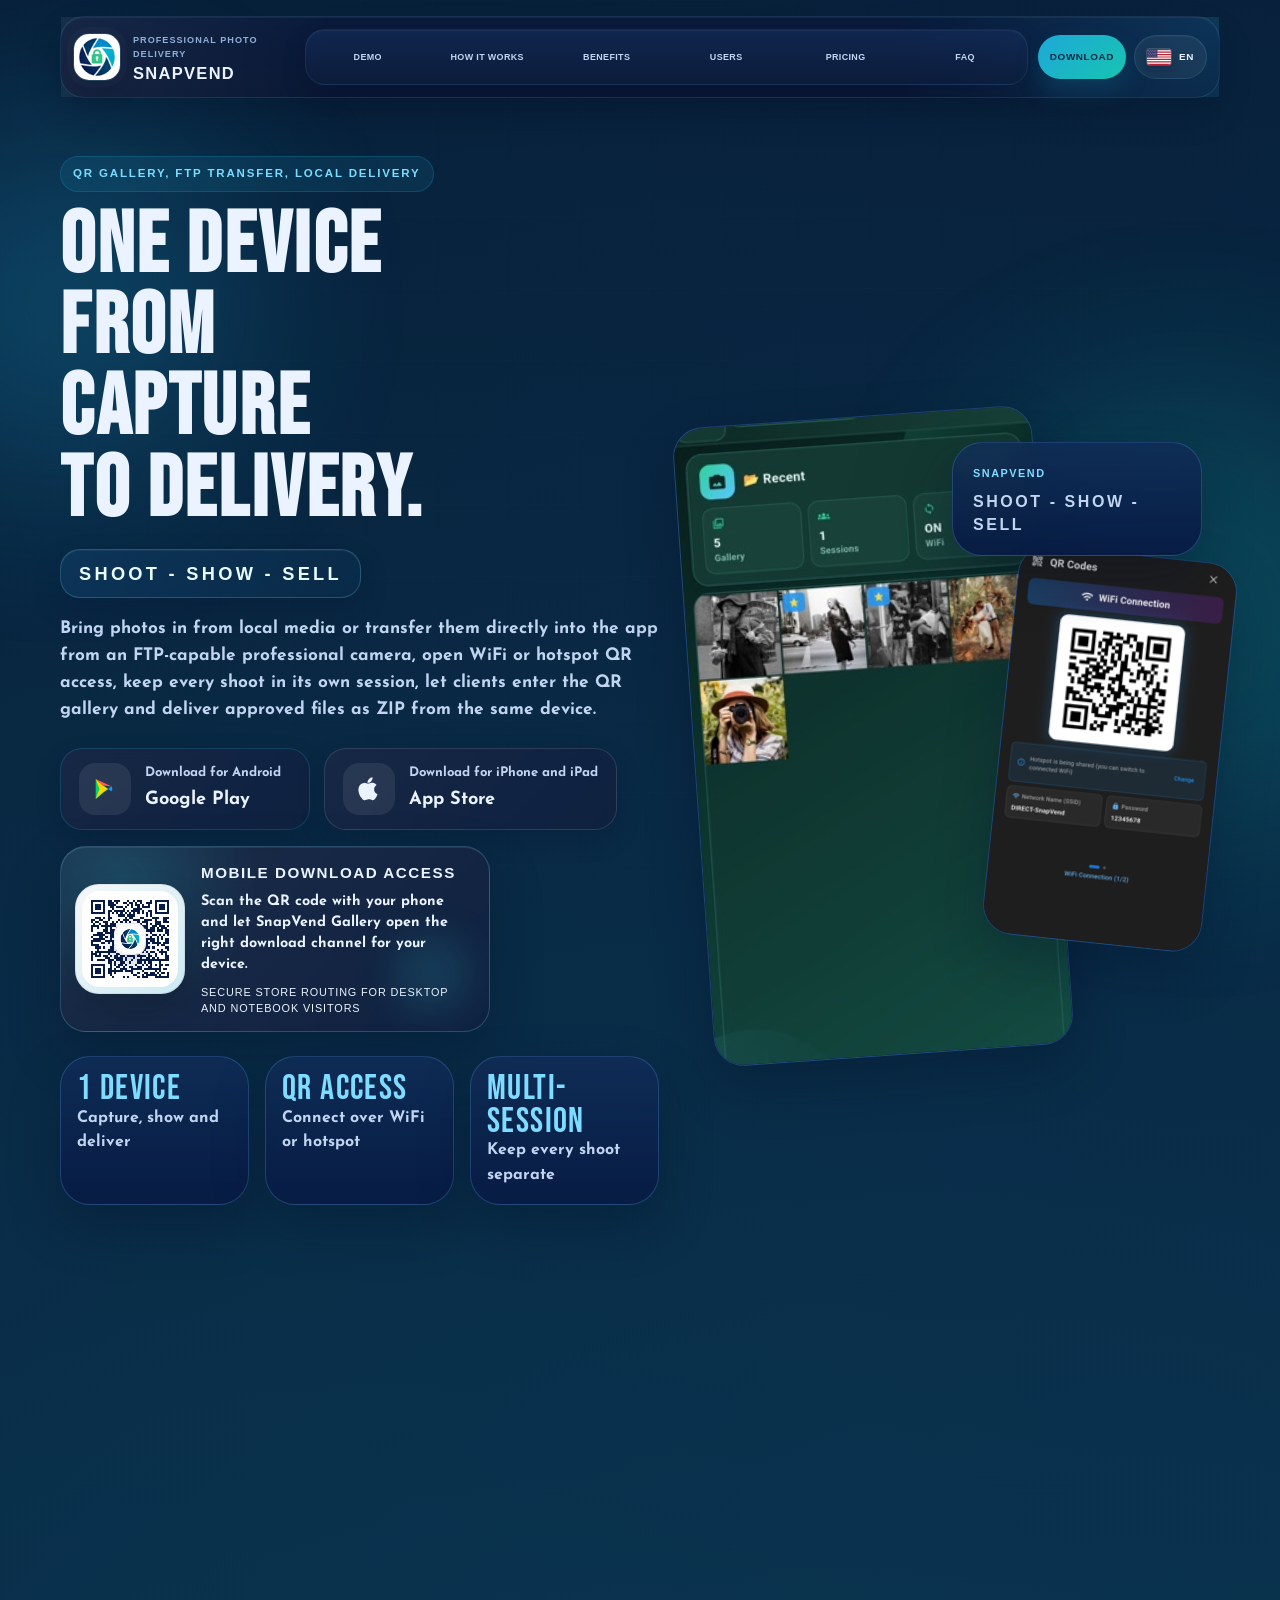
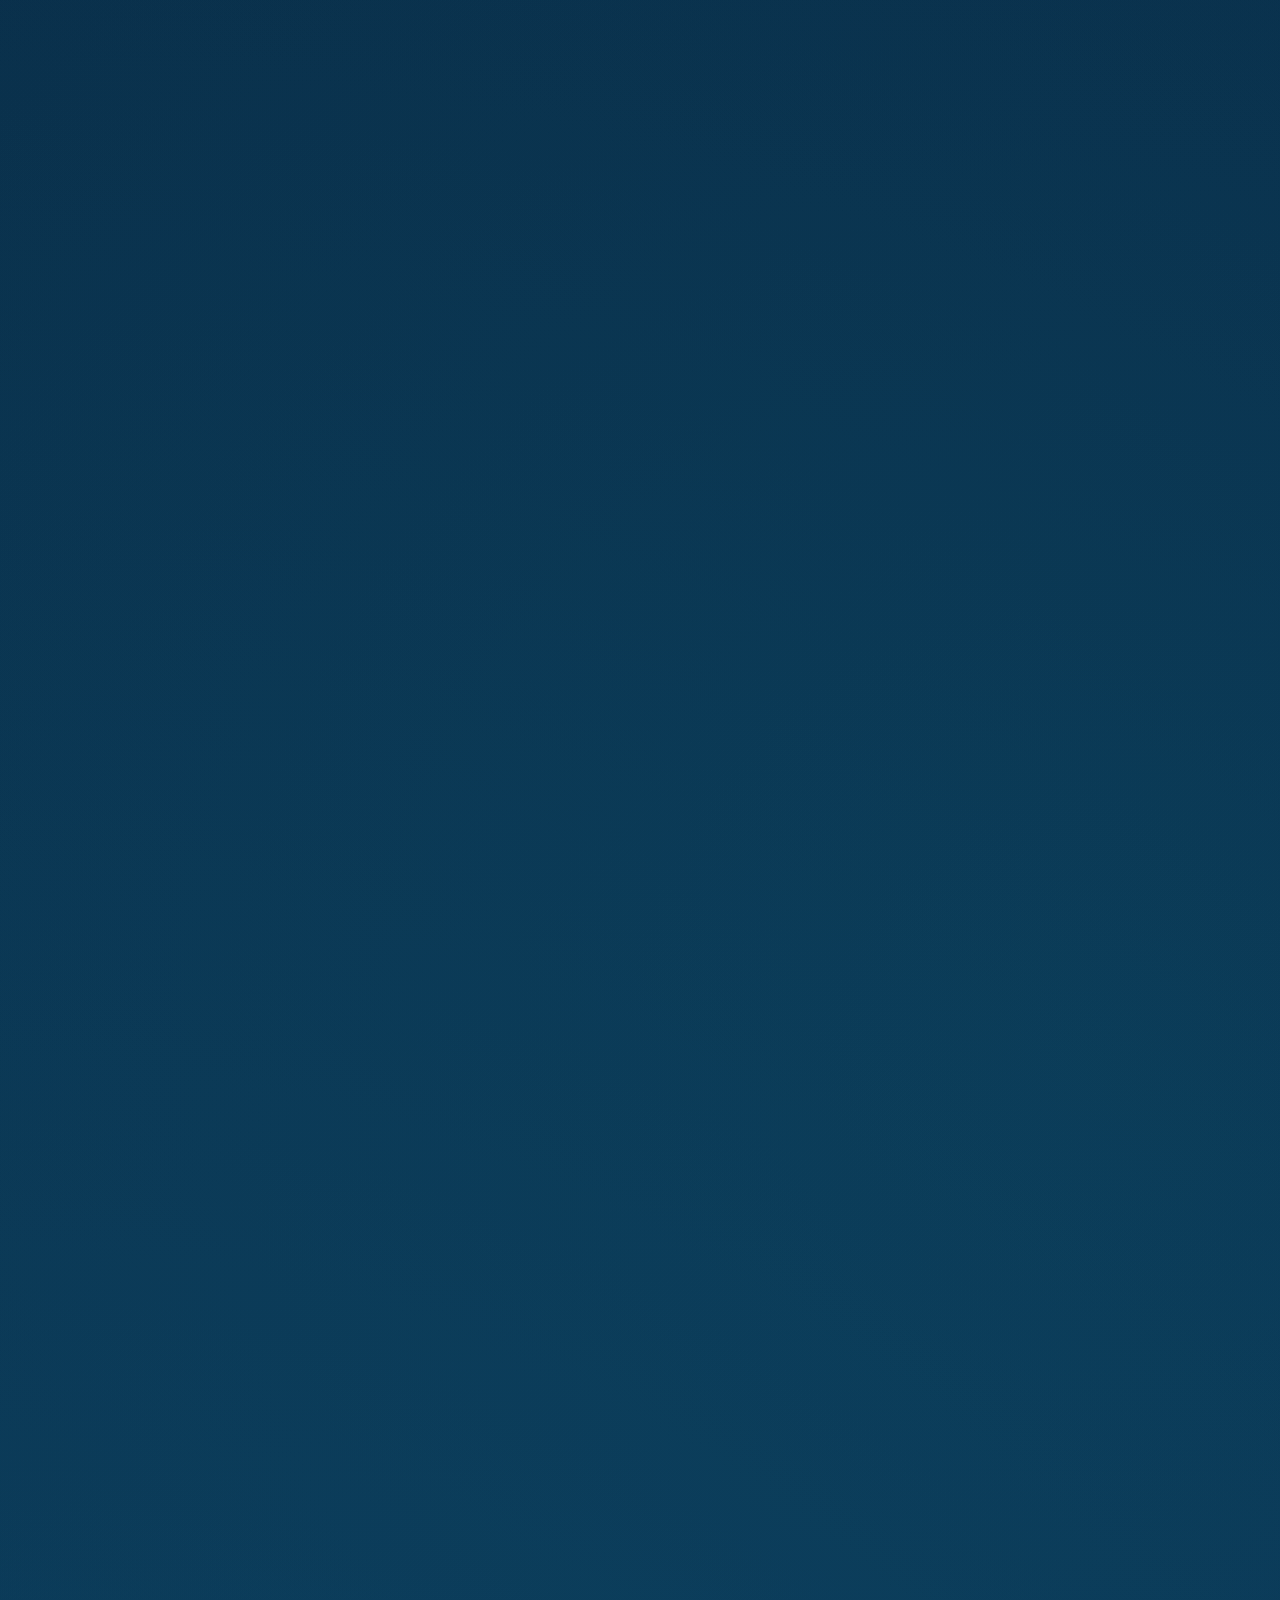
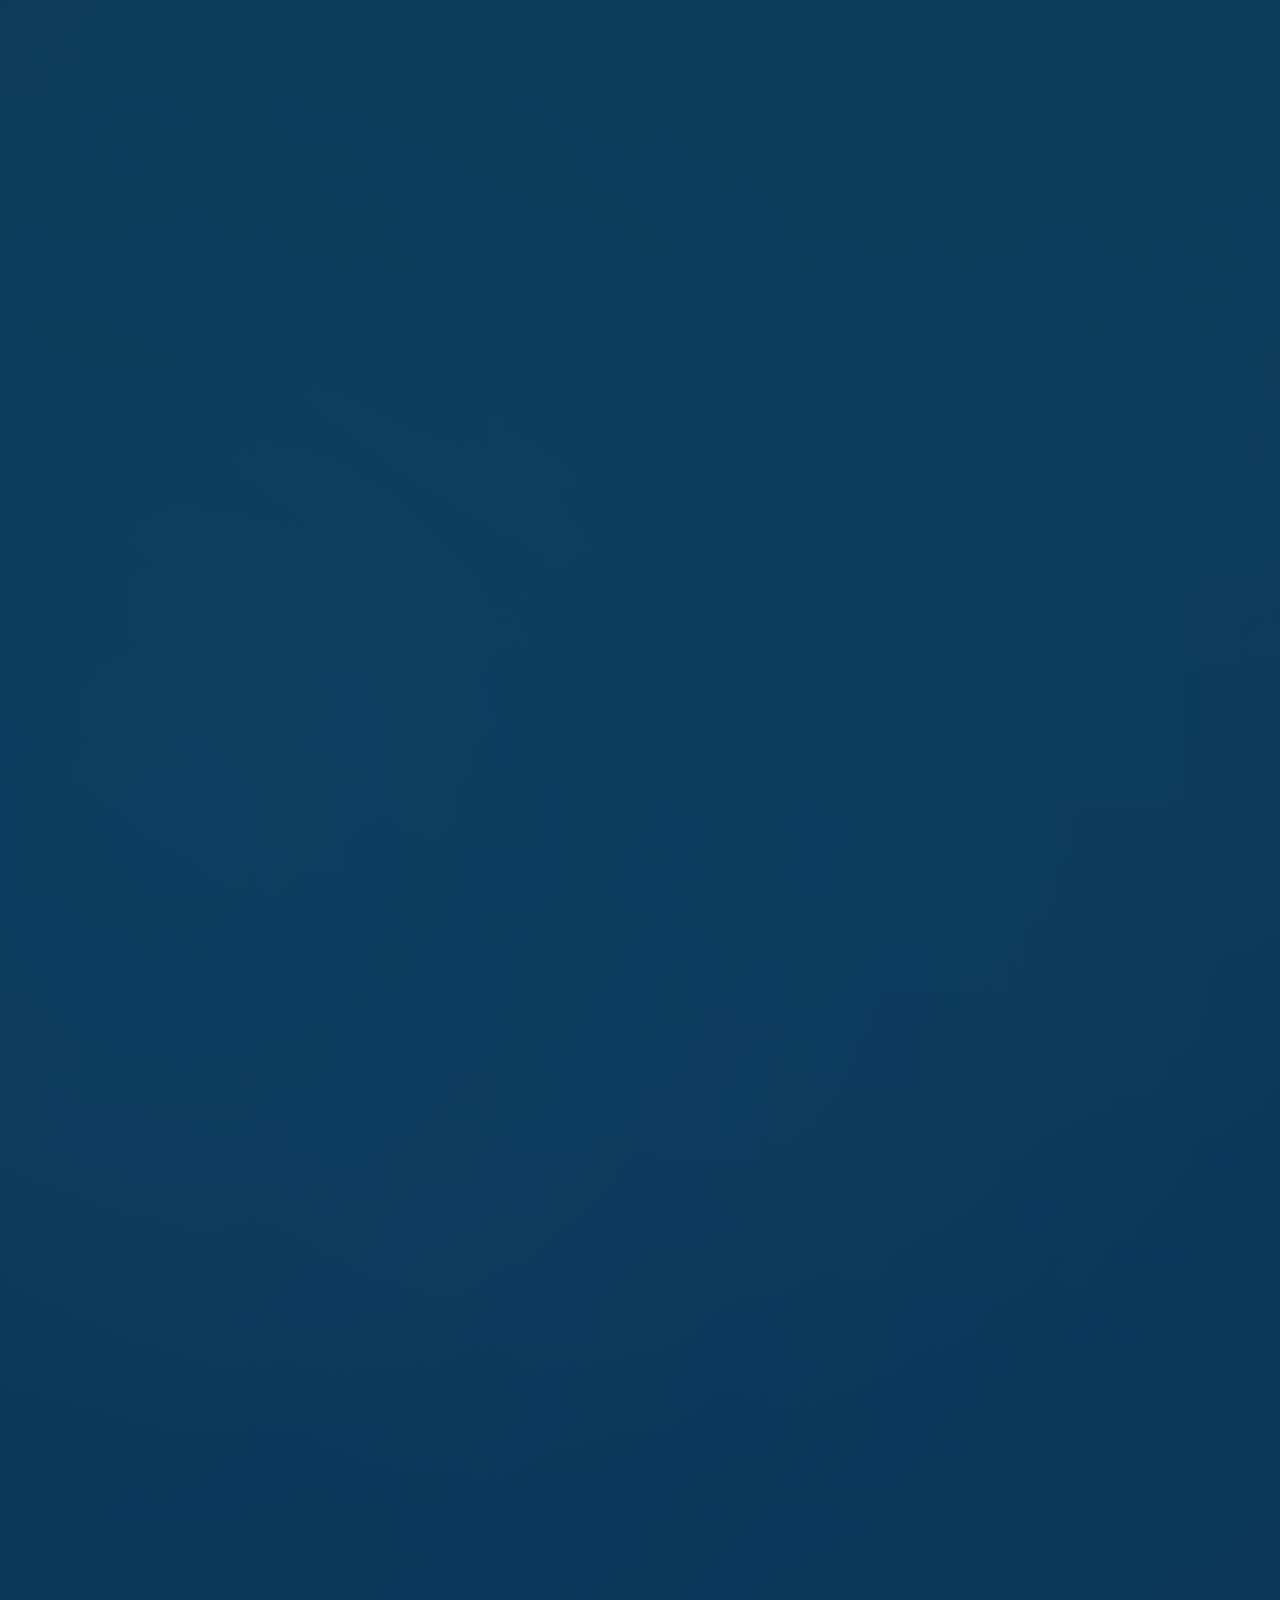
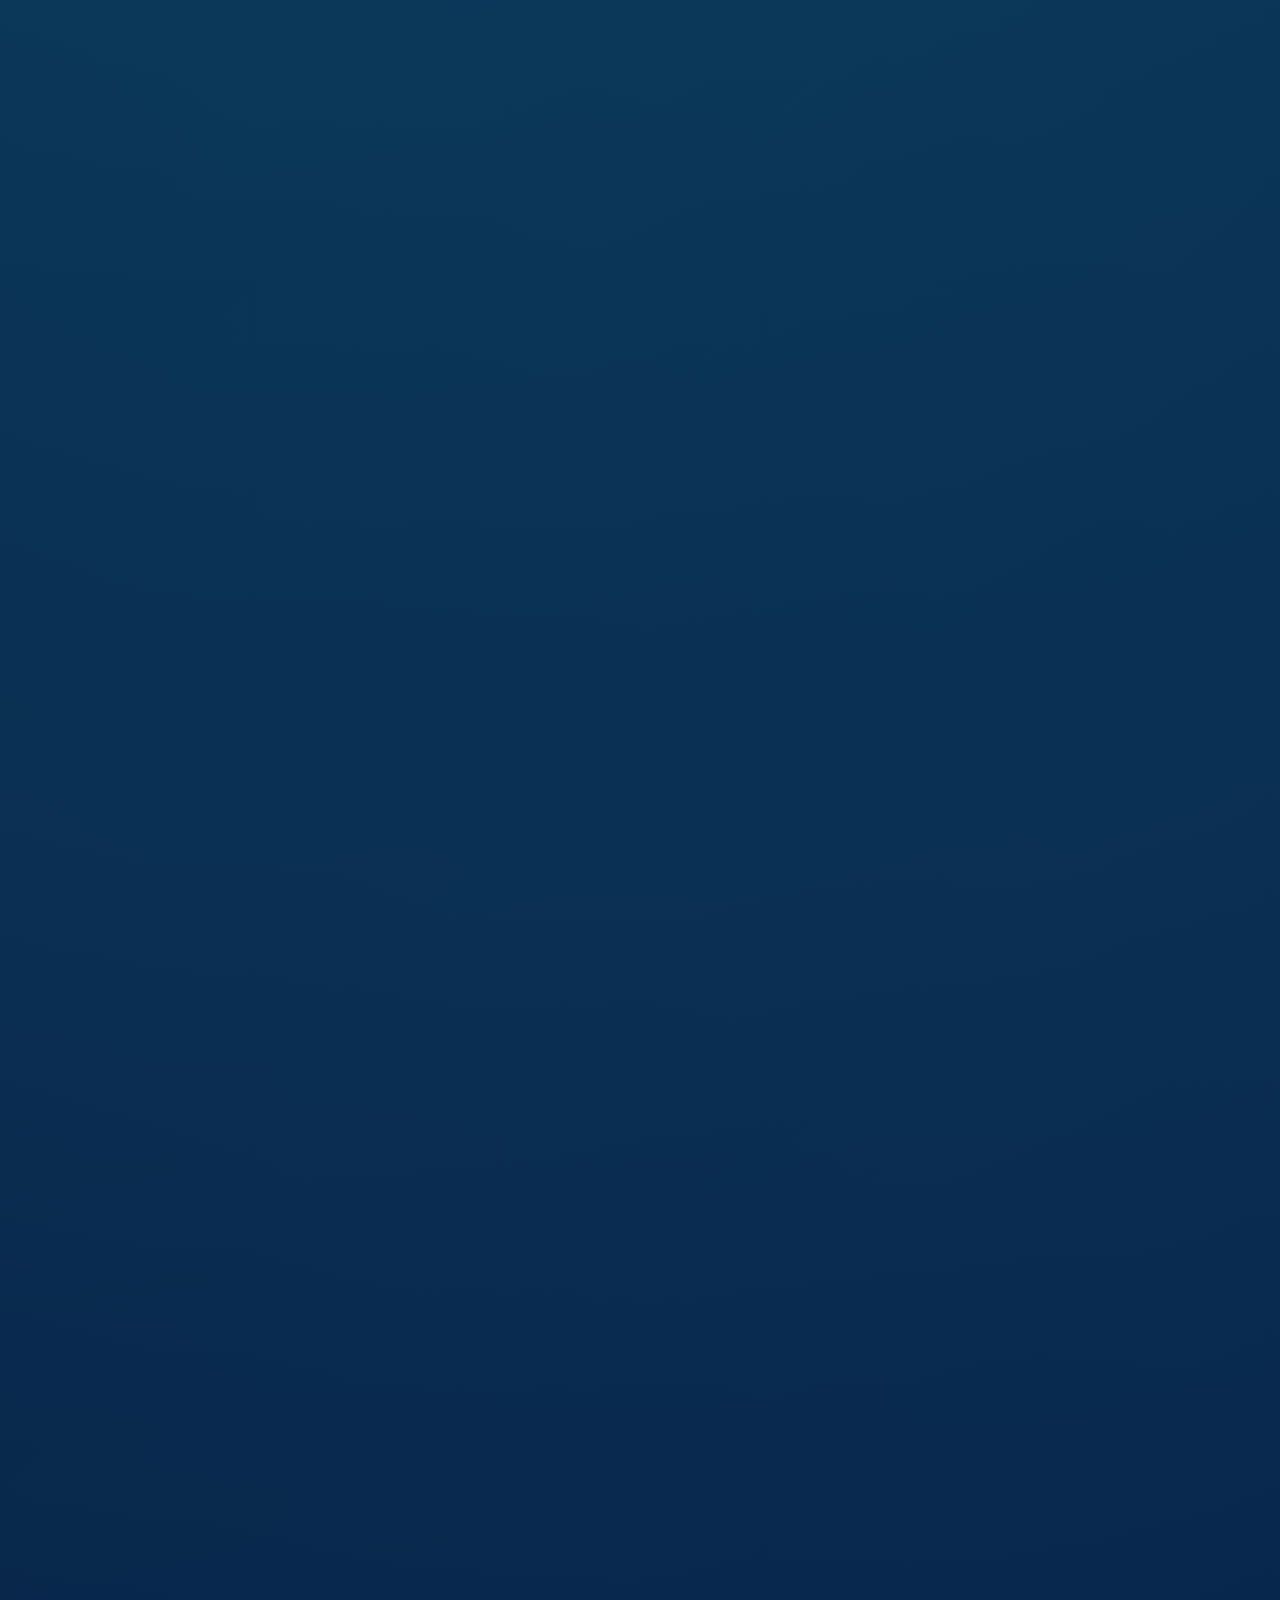
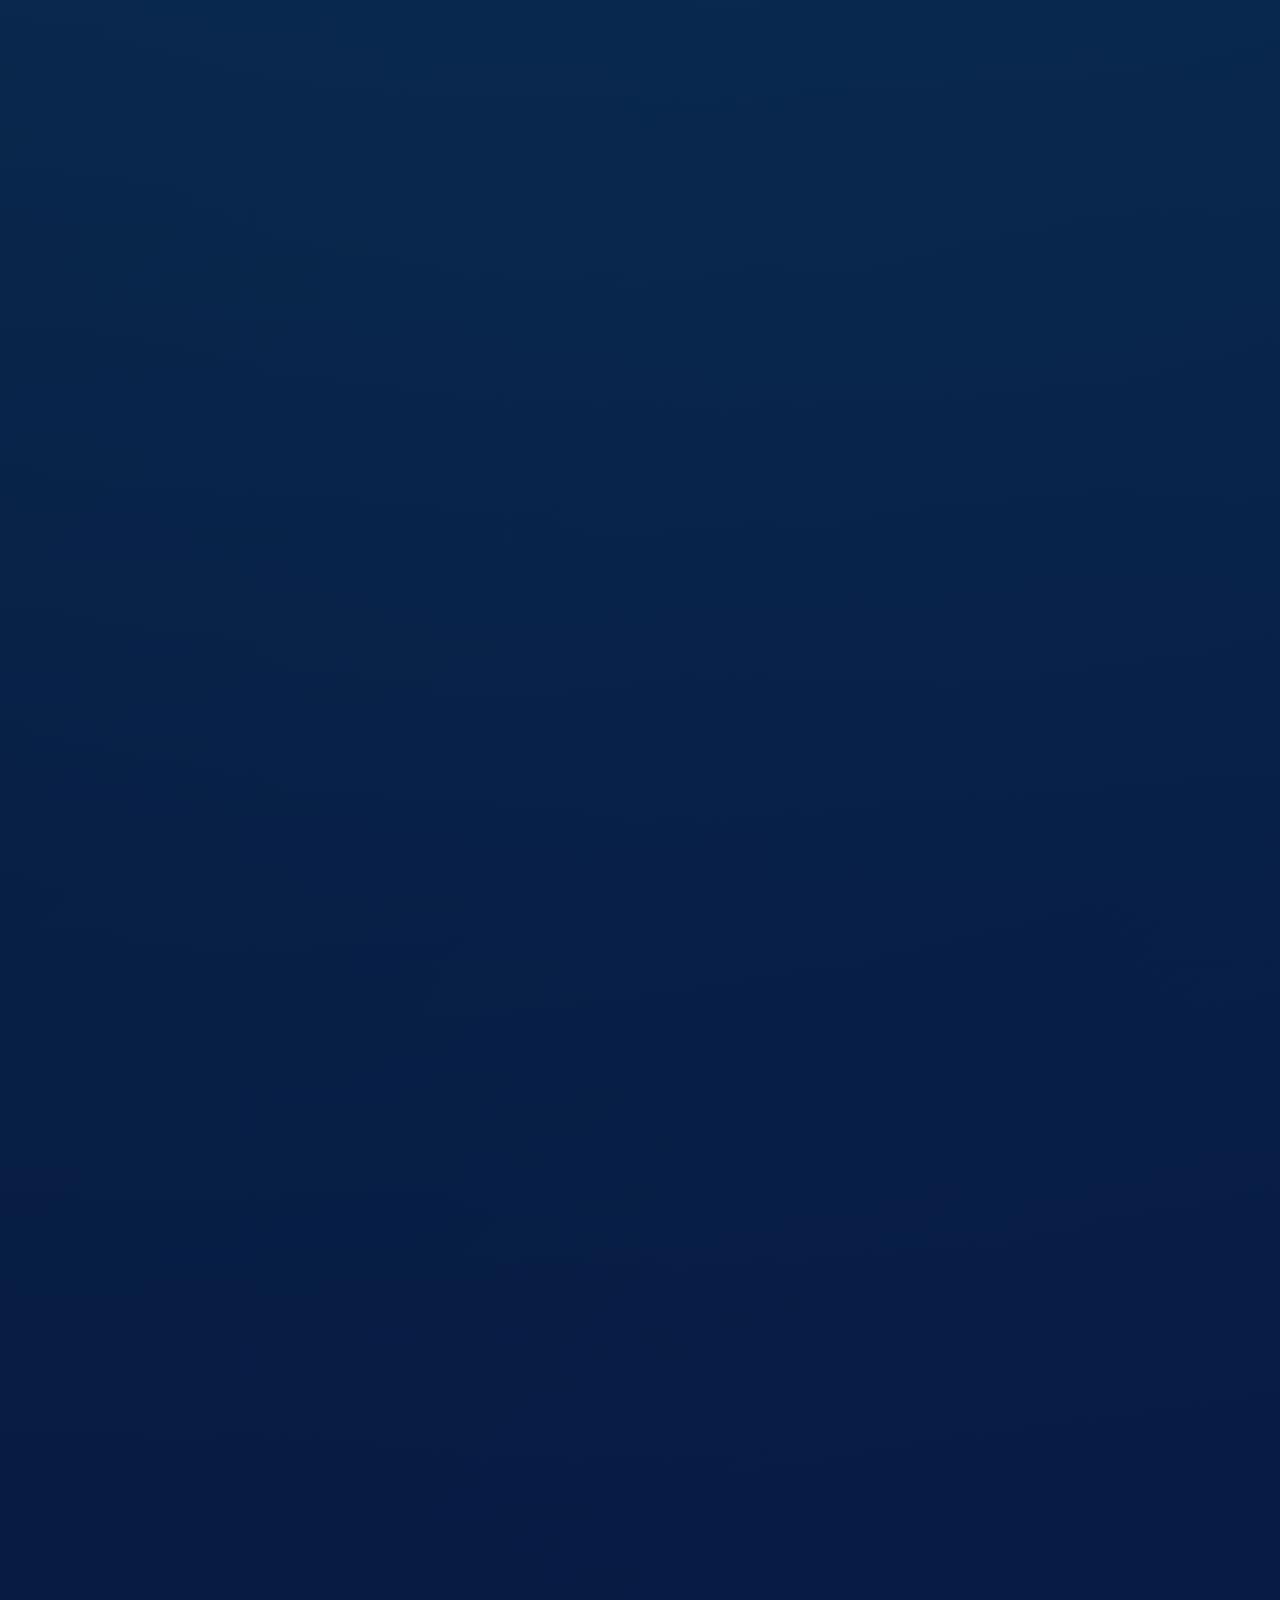
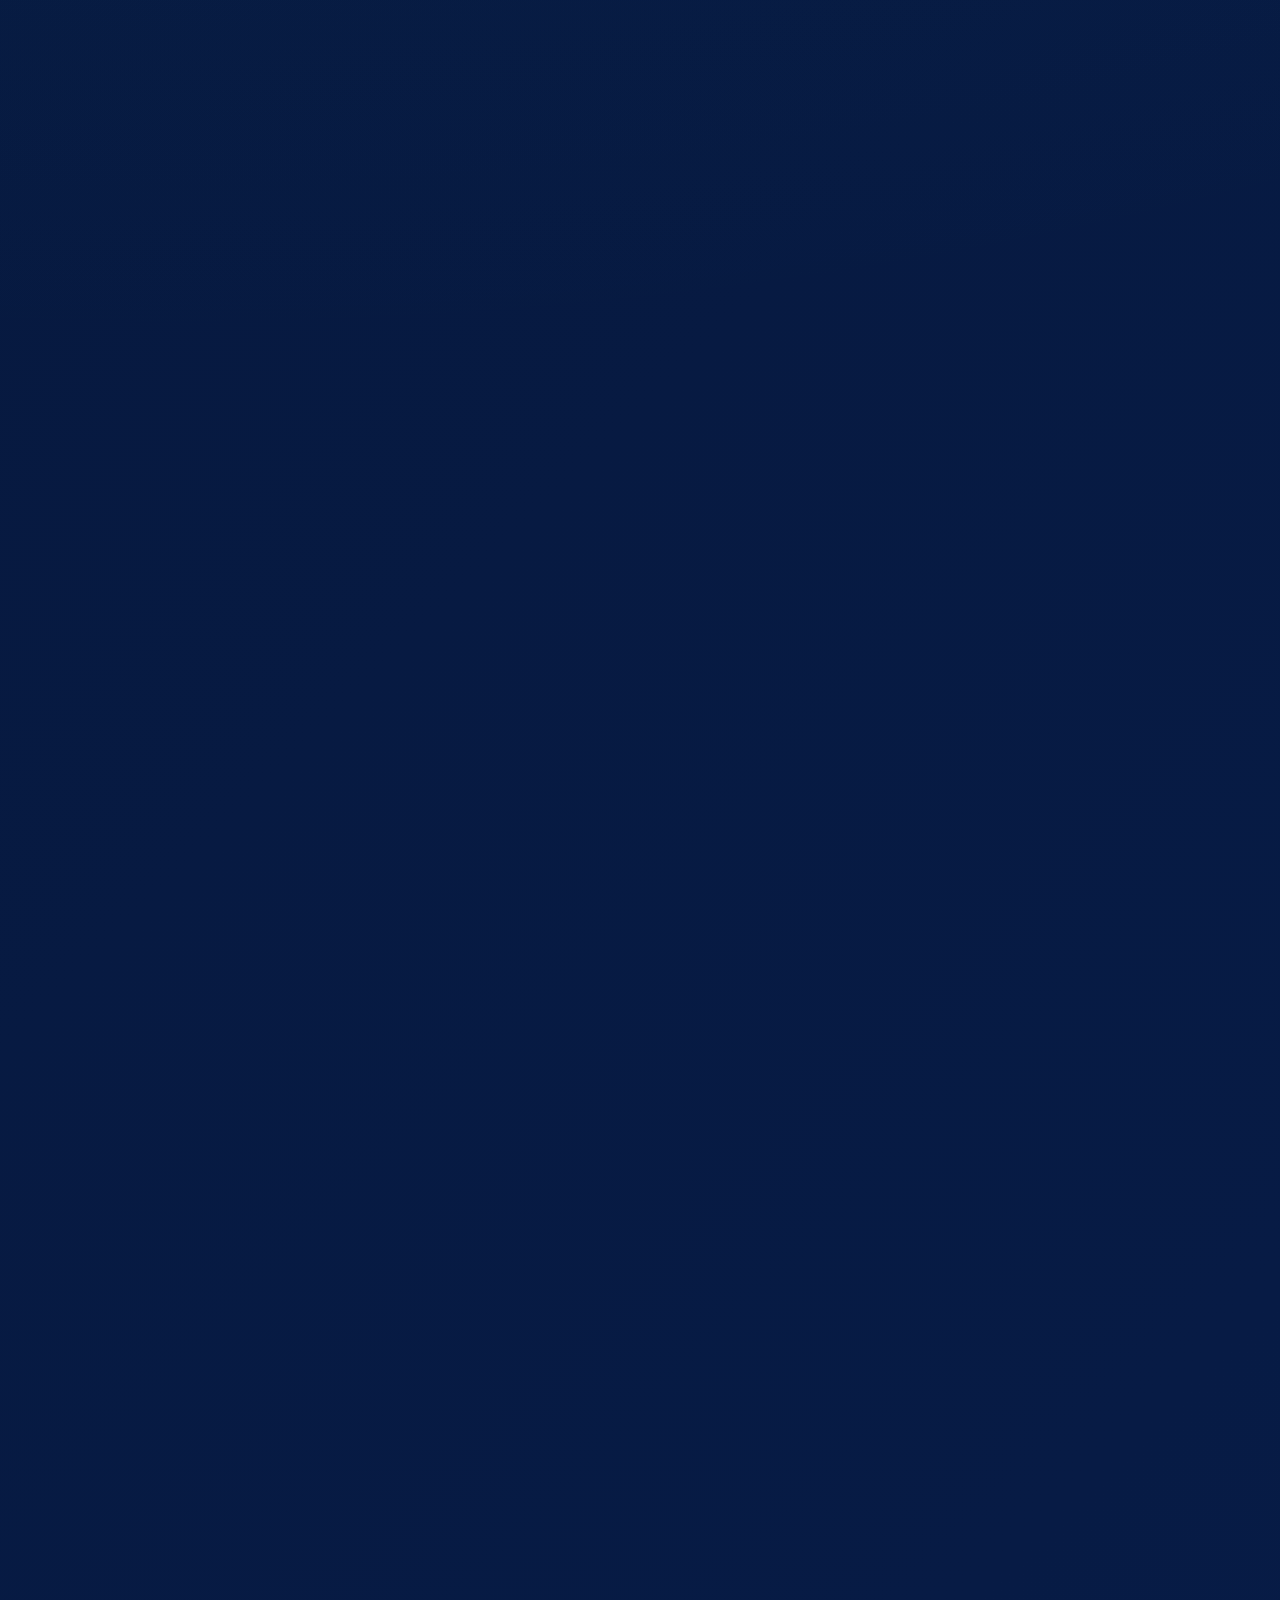
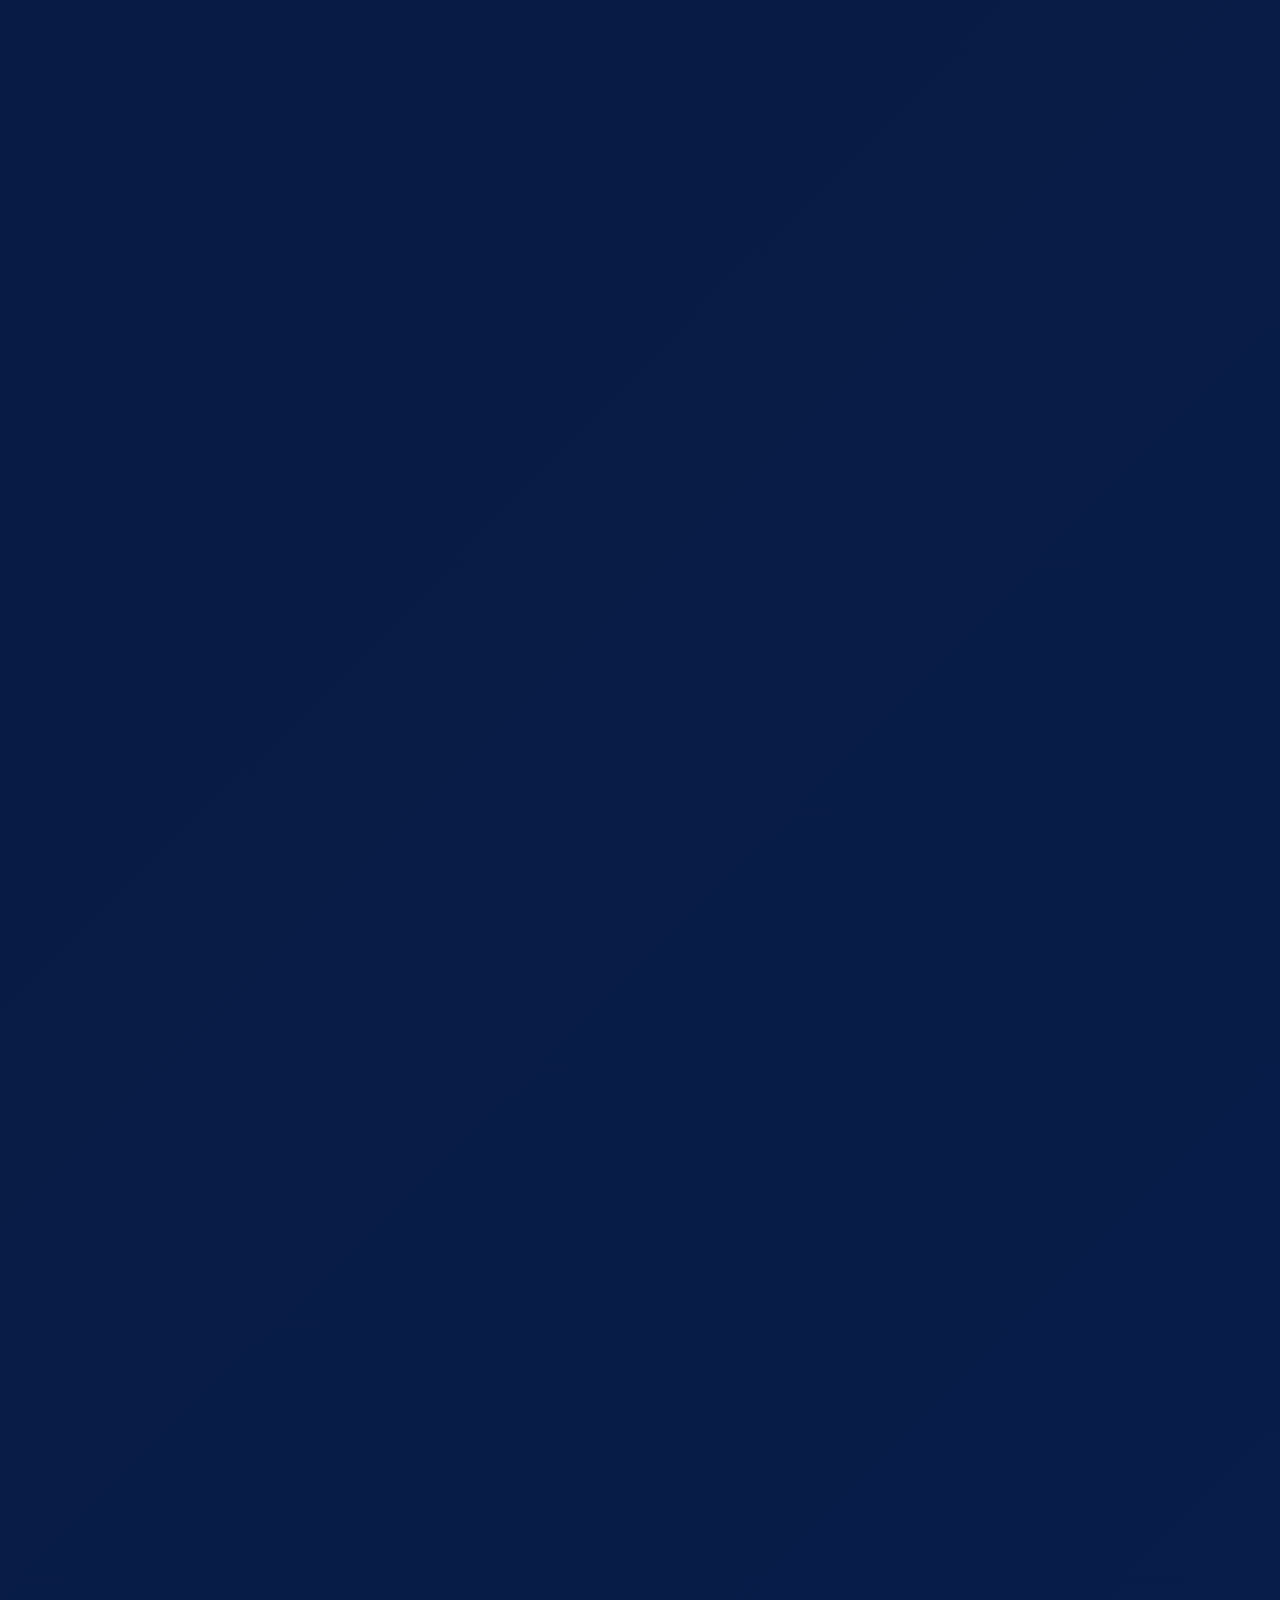
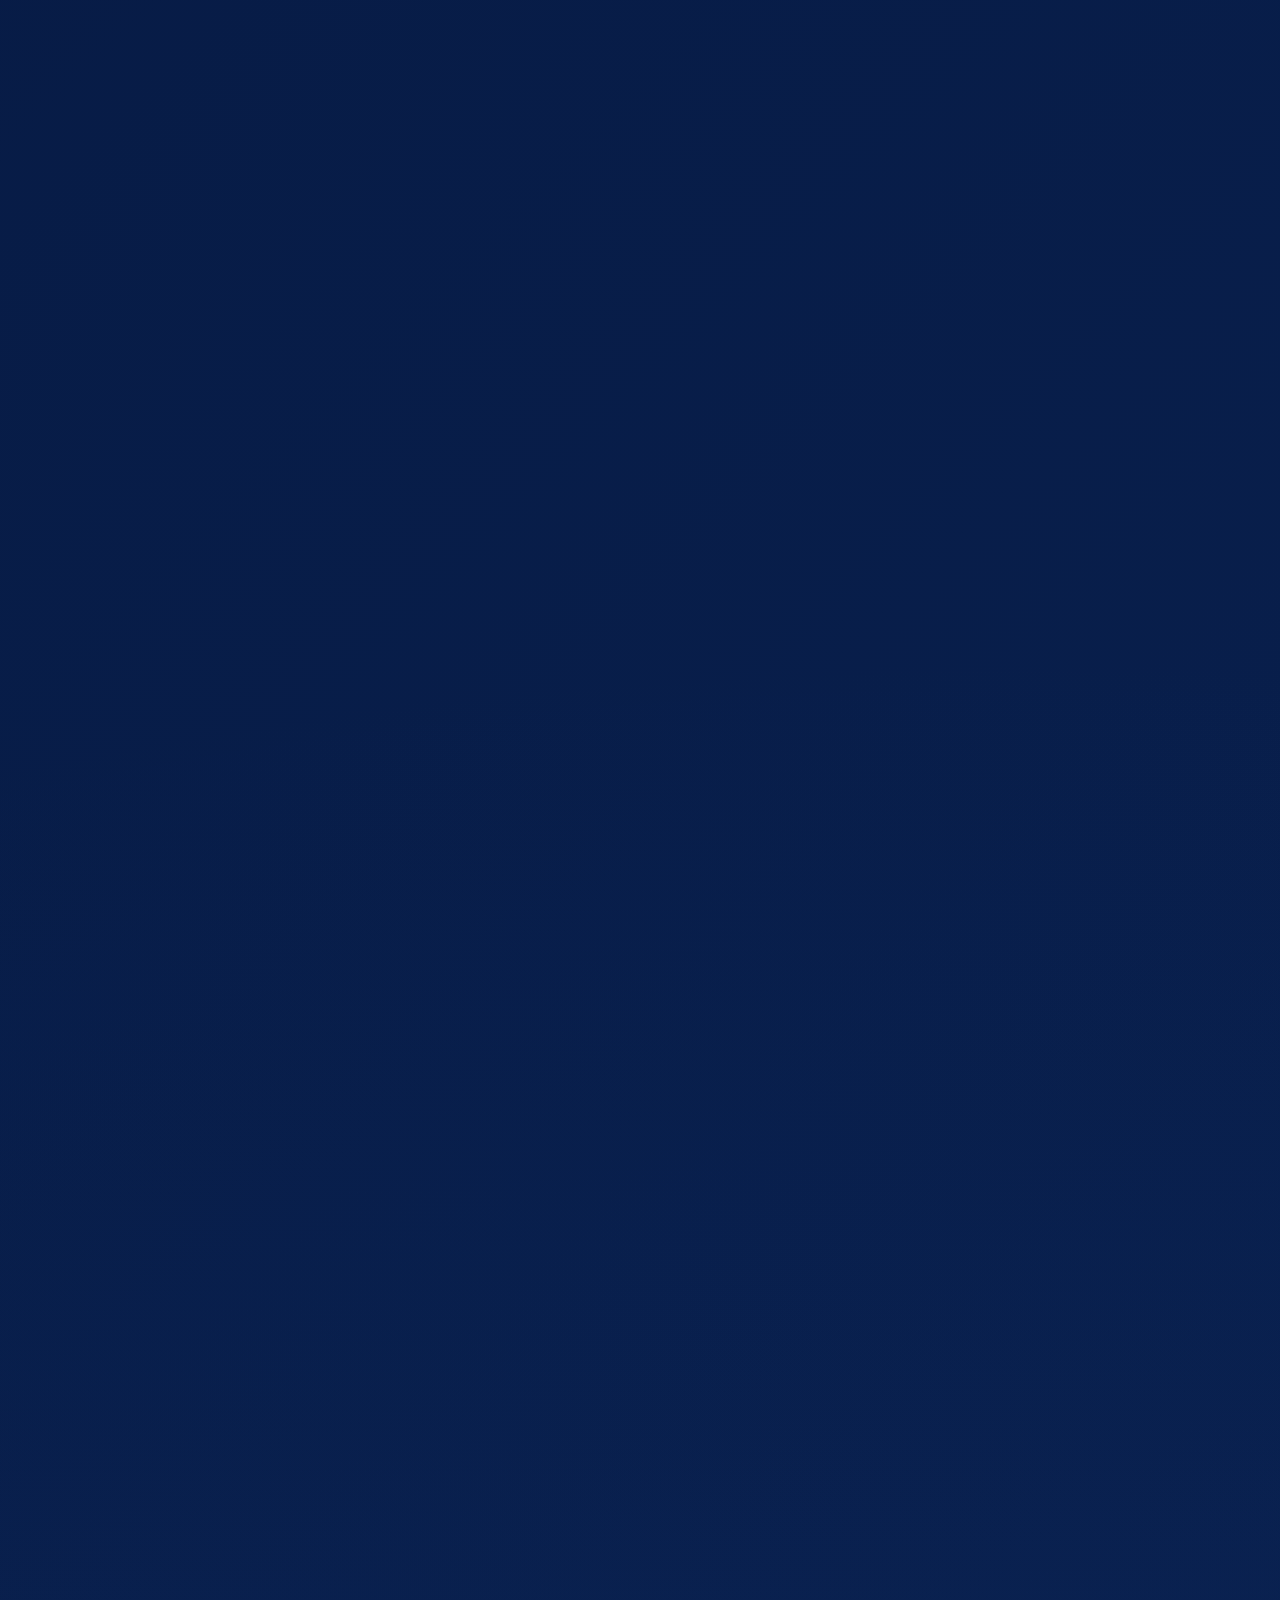
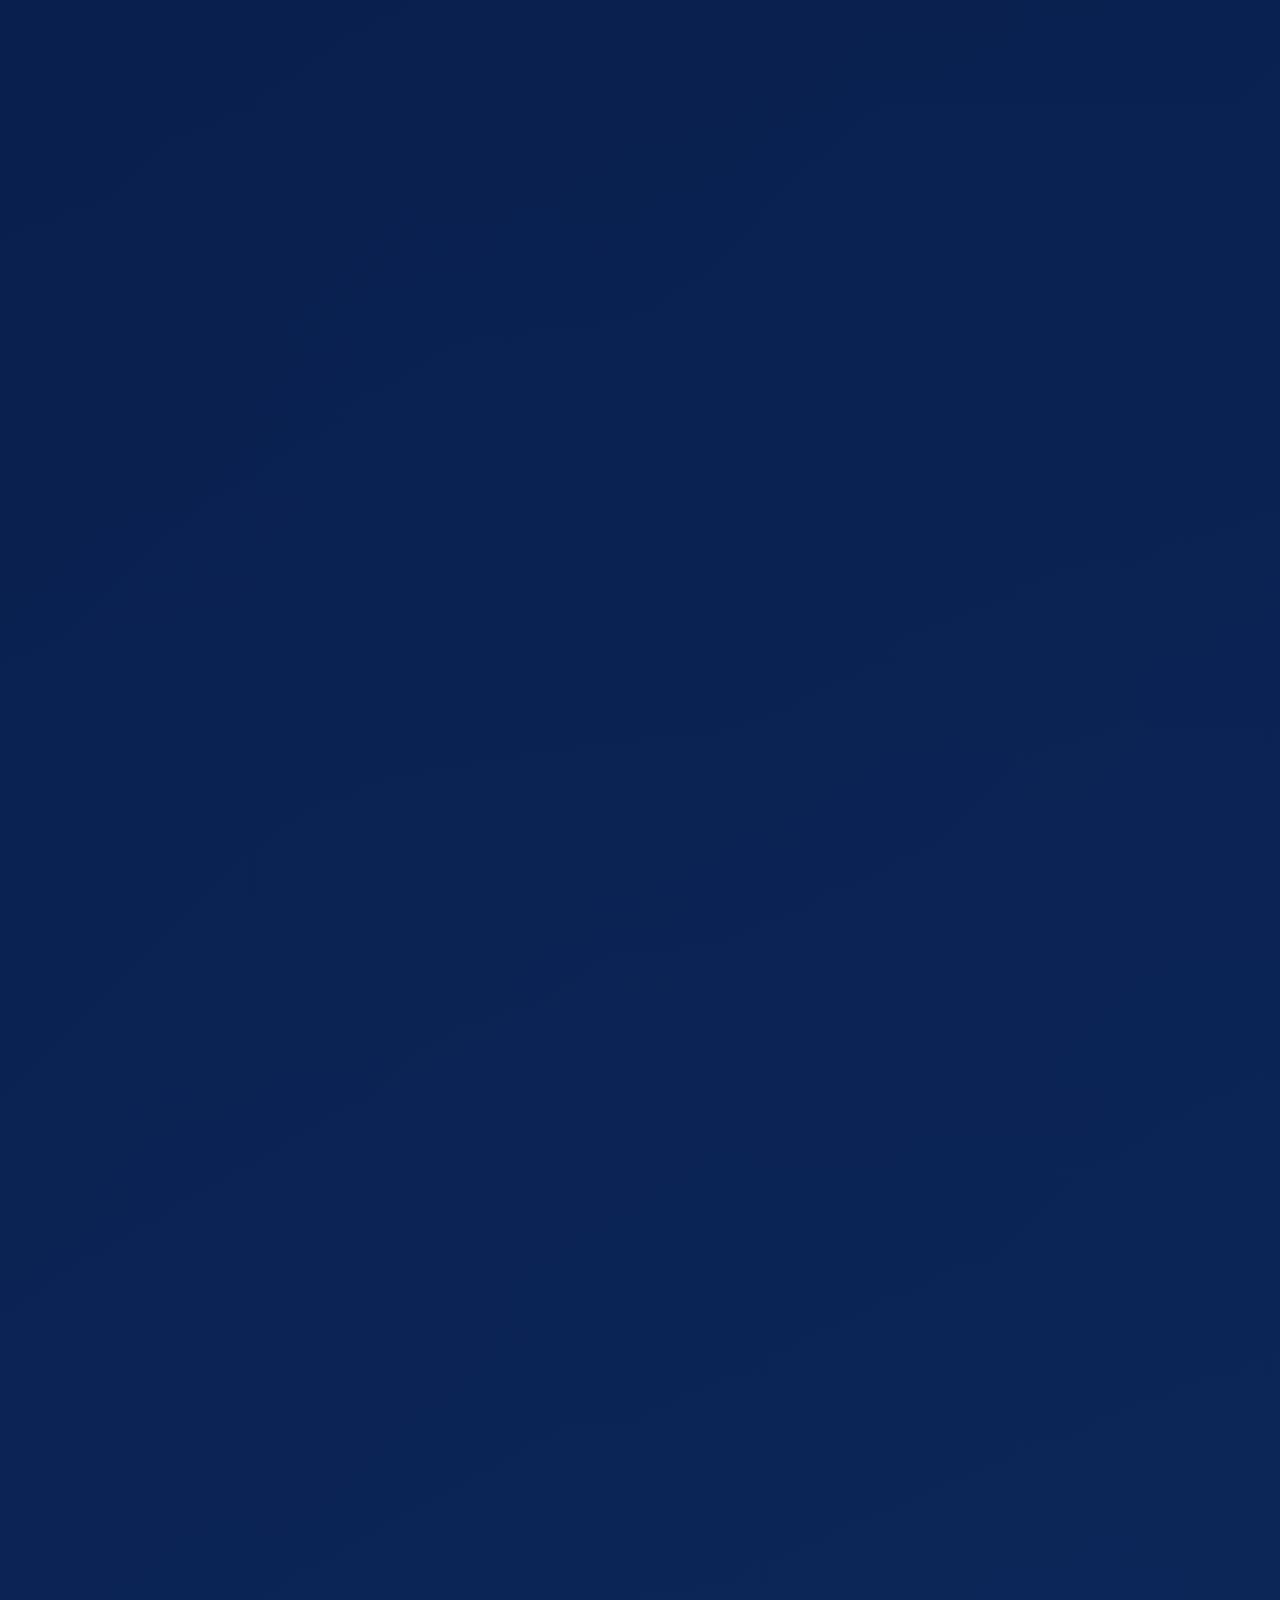
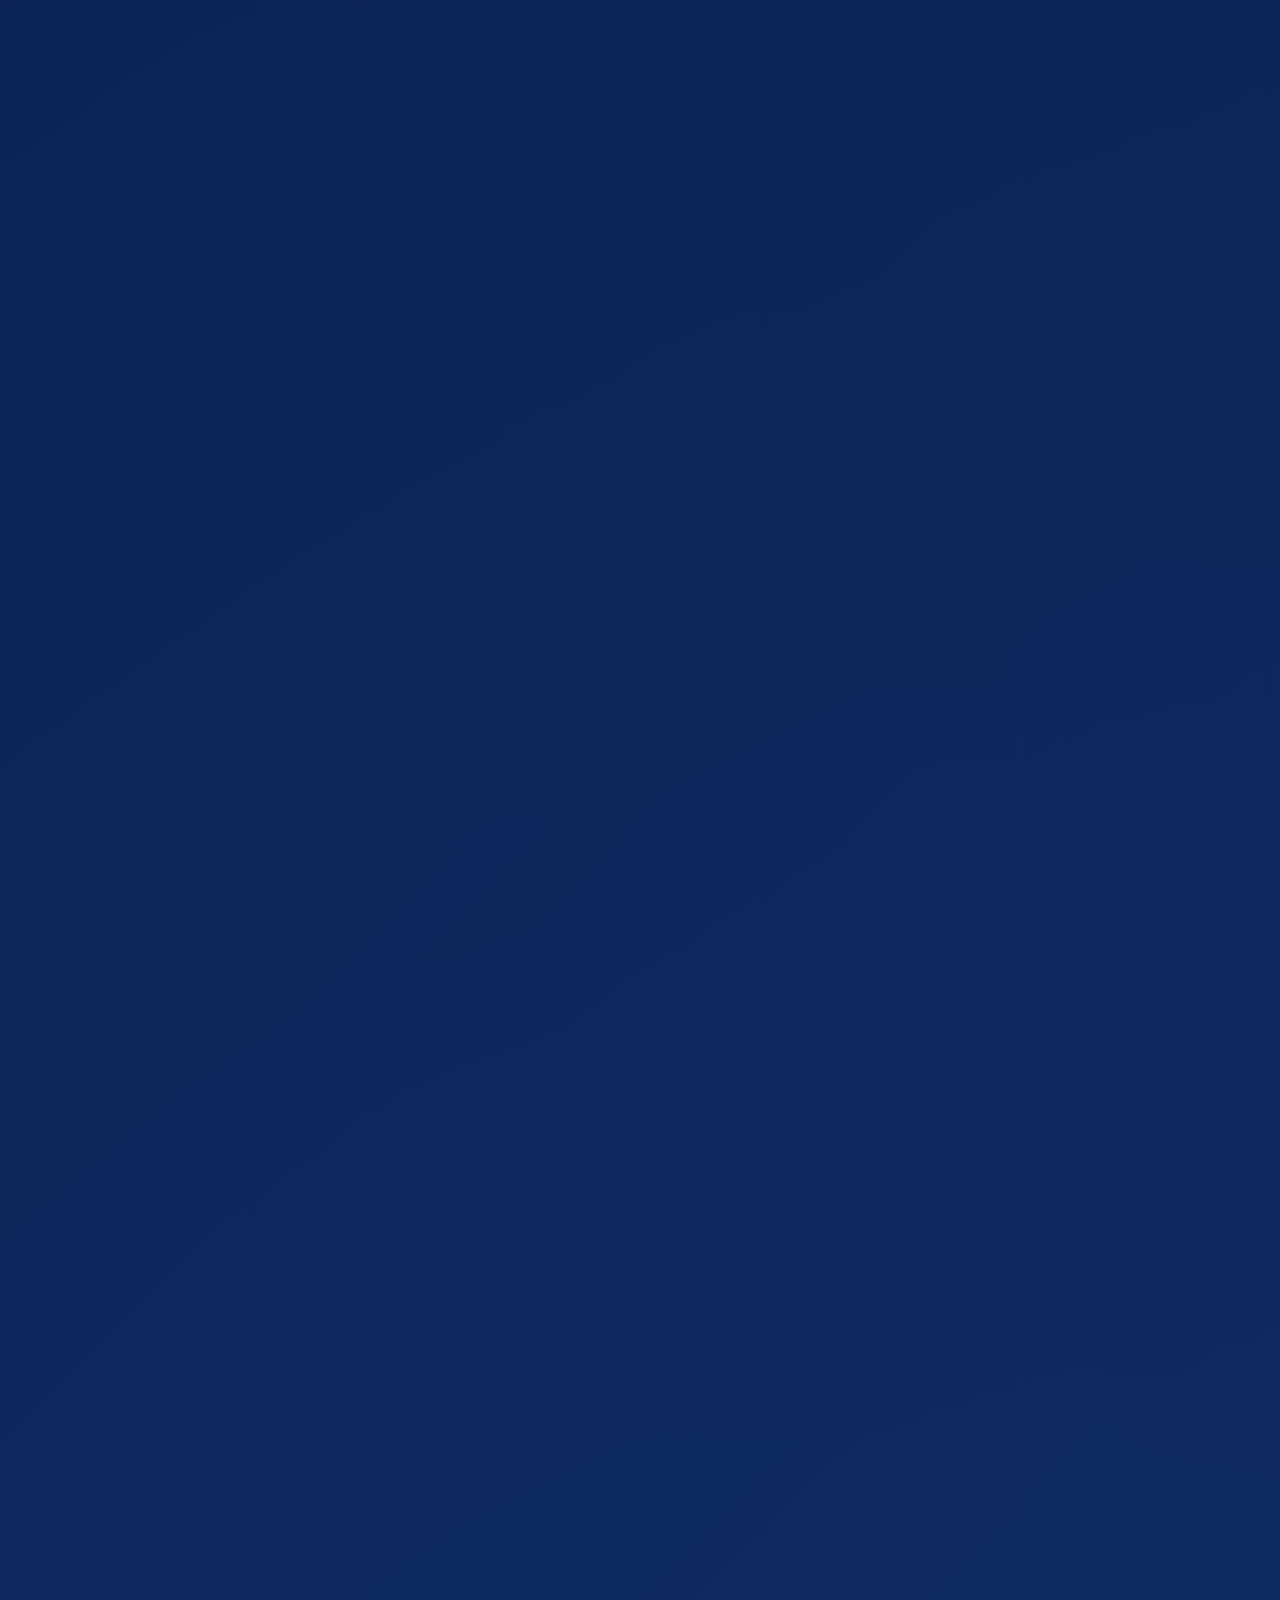
<file: index.html>
<!doctype html>
<html lang="tr" dir="ltr" data-locale="tr">
  <head>
    <meta charset="utf-8">
    <meta name="viewport" content="width=device-width, initial-scale=1">
    <title>SnapVend Gallery | Fotoğrafçılar İçin QR Galeri ve Yerel Teslim</title>
    <meta name="description" content="SnapVend Gallery, fotoğrafçıların QR galeri paylaşımı, FTP kamera aktarımı, müşteri seçimi ve ZIP teslim akışını tek telefon veya tablette yönetmesine yardımcı olur.">
    <meta name="keywords" content="SnapVend Gallery, SnapVend, snapvendgallery.com, SnapVend Gallery uygulaması, fotoğrafçılar için QR galeri uygulaması, fotoğraf teslim uygulaması, Çek - Göster - Sat, QR galeri, FTP aktarım, yerel teslim, QR, oturum ve teslim tek akışta, Klasik galeri paylaşımından daha kontrollü saha akışı, Profesyonel saha ekipleri için tasarlandı, SnapVend&#x27;in öne çıktığı saha akışları, İstek, talep ve iş birliği mesajlarını doğrudan bize gönderin, Çok dilli müşteri deneyimi ile daha anlaşılır akış, İlk teslim akışını dakikalar içinde kurun, Çekilen fotoğraf büyük ekrana düşer, satış akışı QR ile başlar, Canlı akış mantığı, Satış, baskı ve lisans aynı profesyonel akışta, 1 telefon + 1 tablet ile kontrollü Premium kullanım, Fotoğrafları profesyonel kameradan al, WiFi / erişim noktası QR bağlantısını başlat, Oturum galerisini QR ile aç, Yerel ödeme ve PAC onayı, ZIP teslim ve satış raporu, Müşteriye uygulama indirtmez, Oturum bazlı düzen kurar, Satış ve teslim tek cihazda kalır, Canlı çekim için operasyonel kontrol, Lisans ve cihaz kuralları net görünür, Etkinlik ve organizasyon ekranı, Düğünlerde baskı talebi, TV, tablet ve notebook uyumu, Kamera çeker, FTP ile uygulamaya gönderir., Yeni kareler canlı sunum ekranında anlık çoğalır., Müşteri QR kodu okutup fotoğrafını seçer., Satın alınan veya baskıya gönderilen fotoğraf canlı ekrandan düşer., Canlı satış sunumu, Çalışan onayı ve PAC kontrolü, Düğün baskı hazırlığı, Rapor ve dışa aktarma, Google Play ve App Store abonelik altyapısına hazır, Cihaz aktivasyonu ve cihaz değiştirme akışı, Özel işletme adı, logo ve ZIP dosya adı, Düğün ve etkinlik fotoğrafçıları, Stüdyo ve portre çekimleri, Okul, spor ve kurumsal işler, Sokak, turistik alan ve mobil portre çekimleri, Mobil teslim ekipleri, Web sitesi ve ilk yönlendirme, Galeri ve müşteri seçimi, Onay ve teslim akışı, Uygulamayı kur, Fotoğrafları alın, QR ile müşteriye göster, Onayla ve teslim et, Düğün ve davet seçimi, Düğün baskı listesi, Stüdyo seçim masası, Okul ve spor oturumları, Sokak ve turistik alan portre satışı, Kurumsal etkinlik standı, Düğün baskı ve teslim ekipleri, Hızlı teslim ekipleri, Markalı deneyim arayan stüdyolar, Yerel ağ ile çalışan operasyonlar, Çoklu oturum yöneten ekipler, Sınırsız günlük teslim, Sınırsız canlı sunum ve büyük ekran satış vitrini, Sınırsız baskı kuyruğu / baskı sipariş listesi, Detaylı satış, indirme ve dönüşüm raporları, Ödeme/PAC onayı ve ZIP teslim akışı, 1 telefon + 1 tablet aktivasyonu, Satın alma geri yükleme ve abonelik yönetimi, Aylık Premium’daki tüm operasyon özellikleri, 12 aylık kullanımda daha avantajlı toplam maliyet, Doğrulanmış lisansla 14 gün offline erişim penceresi, Yoğun düğün, etkinlik ve saha ekipleri için sürdürülebilir kullanım, Canlı sunum, baskı kuyruğu ve raporları yıl boyu limitsiz kullanma, Marka ve teslim akışı üzerinde tam kontrol, QR erişim, oturum, ödeme ve teslim tek akışta ilerler., Düğün, etkinlik, stüdyo ve mobil portre satışına uyum sağlar., Yerel ağ mantığı sayesinde hızlı, kontrollü ve internete daha az bağımlı çalışır., Genel Bilgi, Demo Talebi, Fiyatlandırma, İş Ortaklığı, Özel Talep">
    <meta name="robots" content="index,follow,max-image-preview:large,max-snippet:-1,max-video-preview:-1">
    <meta name="theme-color" content="#071b45">
    <meta http-equiv="content-language" content="tr">
    <meta name="application-name" content="SnapVend Gallery">
    <meta property="og:site_name" content="SnapVend Gallery">
    <meta property="og:type" content="website">
    <meta property="og:title" content="SnapVend Gallery | Fotoğrafçılar İçin QR Galeri ve Yerel Teslim">
    <meta property="og:description" content="SnapVend Gallery, fotoğrafçıların QR galeri paylaşımı, FTP kamera aktarımı, müşteri seçimi ve ZIP teslim akışını tek telefon veya tablette yönetmesine yardımcı olur.">
    <meta property="og:url" content="https://snapvendgallery.com/">
    <meta property="og:image" content="https://snapvendgallery.com/assets/branding/app_icon_store_512.png">
    <meta property="og:image:alt" content="SnapVend Gallery | Fotoğrafçılar İçin QR Galeri ve Yerel Teslim">
    <meta property="og:locale" content="tr_TR">
    <meta name="twitter:card" content="summary_large_image">
    <meta name="twitter:title" content="SnapVend Gallery | Fotoğrafçılar İçin QR Galeri ve Yerel Teslim">
    <meta name="twitter:description" content="SnapVend Gallery, fotoğrafçıların QR galeri paylaşımı, FTP kamera aktarımı, müşteri seçimi ve ZIP teslim akışını tek telefon veya tablette yönetmesine yardımcı olur.">
    <meta name="twitter:image" content="https://snapvendgallery.com/assets/branding/app_icon_store_512.png">
    <meta name="twitter:image:alt" content="SnapVend Gallery | Fotoğrafçılar İçin QR Galeri ve Yerel Teslim">
    <link rel="canonical" href="https://snapvendgallery.com/">
    <link rel="alternate" hreflang="x-default" href="https://snapvendgallery.com/">
    <link rel="alternate" hreflang="tr" href="https://snapvendgallery.com/">
    <link rel="alternate" hreflang="tr-TR" href="https://snapvendgallery.com/">
    <link rel="alternate" hreflang="en" href="https://snapvendgallery.com/en/">
    <link rel="alternate" hreflang="en-US" href="https://snapvendgallery.com/en/">
    <link rel="alternate" hreflang="en-GB" href="https://snapvendgallery.com/en/">
    <link rel="alternate" hreflang="en-CA" href="https://snapvendgallery.com/en/">
    <link rel="alternate" hreflang="en-AU" href="https://snapvendgallery.com/en/">
    <link rel="alternate" hreflang="es" href="https://snapvendgallery.com/es/">
    <link rel="alternate" hreflang="es-ES" href="https://snapvendgallery.com/es/">
    <link rel="alternate" hreflang="es-MX" href="https://snapvendgallery.com/es/">
    <link rel="alternate" hreflang="es-AR" href="https://snapvendgallery.com/es/">
    <link rel="alternate" hreflang="es-CO" href="https://snapvendgallery.com/es/">
    <link rel="alternate" hreflang="fr" href="https://snapvendgallery.com/fr/">
    <link rel="alternate" hreflang="fr-FR" href="https://snapvendgallery.com/fr/">
    <link rel="alternate" hreflang="fr-CA" href="https://snapvendgallery.com/fr/">
    <link rel="alternate" hreflang="fr-BE" href="https://snapvendgallery.com/fr/">
    <link rel="alternate" hreflang="fr-CH" href="https://snapvendgallery.com/fr/">
    <link rel="alternate" hreflang="de" href="https://snapvendgallery.com/de/">
    <link rel="alternate" hreflang="de-DE" href="https://snapvendgallery.com/de/">
    <link rel="alternate" hreflang="de-AT" href="https://snapvendgallery.com/de/">
    <link rel="alternate" hreflang="de-CH" href="https://snapvendgallery.com/de/">
    <link rel="alternate" hreflang="it" href="https://snapvendgallery.com/it/">
    <link rel="alternate" hreflang="it-IT" href="https://snapvendgallery.com/it/">
    <link rel="alternate" hreflang="it-CH" href="https://snapvendgallery.com/it/">
    <link rel="alternate" hreflang="pt" href="https://snapvendgallery.com/pt/">
    <link rel="alternate" hreflang="pt-BR" href="https://snapvendgallery.com/pt/">
    <link rel="alternate" hreflang="pt-PT" href="https://snapvendgallery.com/pt/">
    <link rel="alternate" hreflang="ru" href="https://snapvendgallery.com/ru/">
    <link rel="alternate" hreflang="ru-RU" href="https://snapvendgallery.com/ru/">
    <link rel="alternate" hreflang="ru-KZ" href="https://snapvendgallery.com/ru/">
    <link rel="alternate" hreflang="ar" href="https://snapvendgallery.com/ar/">
    <link rel="alternate" hreflang="ar-SA" href="https://snapvendgallery.com/ar/">
    <link rel="alternate" hreflang="ar-AE" href="https://snapvendgallery.com/ar/">
    <link rel="alternate" hreflang="ar-EG" href="https://snapvendgallery.com/ar/">
    <link rel="alternate" hreflang="hi" href="https://snapvendgallery.com/hi/">
    <link rel="alternate" hreflang="hi-IN" href="https://snapvendgallery.com/hi/">
    <link rel="alternate" hreflang="ja" href="https://snapvendgallery.com/ja/">
    <link rel="alternate" hreflang="ja-JP" href="https://snapvendgallery.com/ja/">
    <link rel="alternate" hreflang="zh" href="https://snapvendgallery.com/zh/">
    <link rel="alternate" hreflang="zh-CN" href="https://snapvendgallery.com/zh/">
    <link rel="alternate" hreflang="zh-SG" href="https://snapvendgallery.com/zh/">
    <link rel="icon" type="image/png" href="./assets/branding/snapvend_logo_square.png">
    <link rel="shortcut icon" href="./assets/branding/snapvend_logo_square.png">
    <link rel="apple-touch-icon" href="./assets/branding/snapvend_logo_square.png">
    <link rel="manifest" href="./manifest.webmanifest">
    <link rel="preload" href="./assets/fonts/BebasNeue-Regular.ttf" as="font" type="font/ttf" crossorigin>
    <link rel="preload" href="./assets/fonts/JosefinSans-Bold.ttf" as="font" type="font/ttf" crossorigin>
    <link rel="stylesheet" href="./styles.css?v=20260724084150">
    <script type="application/ld+json">{"@context":"https://schema.org","@graph":[{"@type":"Organization","@id":"https://snapvendgallery.com/#organization","name":"SnapVend Gallery","alternateName":["SnapVend","SnapVend QR Gallery","SnapVend Photo Delivery"],"description":"SnapVend Gallery, fotoğrafçıların QR galeri paylaşımı, FTP kamera aktarımı, müşteri seçimi ve ZIP teslim akışını tek telefon veya tablette yönetmesine yardımcı olur.","disambiguatingDescription":"SnapVend Gallery, snapvendgallery.com üzerinde yayınlanan fotoğrafçılar için QR galeri ve yerel fotoğraf teslim uygulamasıdır.","slogan":"Çek - Göster - Sat","url":"https://snapvendgallery.com/","logo":{"@type":"ImageObject","url":"https://snapvendgallery.com/assets/branding/snapvend_logo_square.png"},"image":"https://snapvendgallery.com/assets/branding/snapvend_logo_square.png","sameAs":["https://snapvendgallery.com/","https://play.google.com/store/apps/details?id=com.snapvend.gallery","https://apps.apple.com/us/app/snapvend-gallery/id6764613281"],"contactPoint":[{"@id":"https://snapvendgallery.com/#sales-contact"}]},{"@type":"ContactPoint","@id":"https://snapvendgallery.com/#sales-contact","contactType":"sales","email":"snapvendinfo@gmail.com","url":"mailto:snapvendinfo@gmail.com","availableLanguage":["Türkçe","İngilizce","İspanyolca","Fransızca","Almanca","İtalyanca","Portekizce","Rusça","Arapça","Hintçe","Japonca","Çince"]},{"@type":"WebSite","@id":"https://snapvendgallery.com/#website","url":"https://snapvendgallery.com/","name":"SnapVend Gallery","alternateName":"SnapVend","inLanguage":"tr","publisher":{"@id":"https://snapvendgallery.com/#organization"}},{"@type":"WebPage","@id":"https://snapvendgallery.com/#webpage","url":"https://snapvendgallery.com/","name":"SnapVend Gallery | Fotoğrafçılar İçin QR Galeri ve Yerel Teslim","description":"SnapVend Gallery, fotoğrafçıların QR galeri paylaşımı, FTP kamera aktarımı, müşteri seçimi ve ZIP teslim akışını tek telefon veya tablette yönetmesine yardımcı olur.","inLanguage":"tr","isPartOf":{"@id":"https://snapvendgallery.com/#website"},"about":{"@id":"https://snapvendgallery.com/#app"},"mainEntity":{"@id":"https://snapvendgallery.com/#app"},"primaryImageOfPage":{"@type":"ImageObject","url":"https://snapvendgallery.com/assets/branding/snapvend_logo_square.png"},"keywords":"SnapVend Gallery, SnapVend, snapvendgallery.com, SnapVend Gallery uygulaması, fotoğrafçılar için QR galeri uygulaması, fotoğraf teslim uygulaması, Çek - Göster - Sat, QR galeri, FTP aktarım, yerel teslim, QR, oturum ve teslim tek akışta, Klasik galeri paylaşımından daha kontrollü saha akışı, Profesyonel saha ekipleri için tasarlandı, SnapVend'in öne çıktığı saha akışları, İstek, talep ve iş birliği mesajlarını doğrudan bize gönderin, Çok dilli müşteri deneyimi ile daha anlaşılır akış, İlk teslim akışını dakikalar içinde kurun, Çekilen fotoğraf büyük ekrana düşer, satış akışı QR ile başlar, Canlı akış mantığı, Satış, baskı ve lisans aynı profesyonel akışta, 1 telefon + 1 tablet ile kontrollü Premium kullanım, Fotoğrafları profesyonel kameradan al, WiFi / erişim noktası QR bağlantısını başlat, Oturum galerisini QR ile aç, Yerel ödeme ve PAC onayı, ZIP teslim ve satış raporu, Müşteriye uygulama indirtmez, Oturum bazlı düzen kurar, Satış ve teslim tek cihazda kalır, Canlı çekim için operasyonel kontrol, Lisans ve cihaz kuralları net görünür, Etkinlik ve organizasyon ekranı, Düğünlerde baskı talebi, TV, tablet ve notebook uyumu, Kamera çeker, FTP ile uygulamaya gönderir., Yeni kareler canlı sunum ekranında anlık çoğalır., Müşteri QR kodu okutup fotoğrafını seçer., Satın alınan veya baskıya gönderilen fotoğraf canlı ekrandan düşer., Canlı satış sunumu, Çalışan onayı ve PAC kontrolü, Düğün baskı hazırlığı, Rapor ve dışa aktarma, Google Play ve App Store abonelik altyapısına hazır, Cihaz aktivasyonu ve cihaz değiştirme akışı, Özel işletme adı, logo ve ZIP dosya adı, Düğün ve etkinlik fotoğrafçıları, Stüdyo ve portre çekimleri, Okul, spor ve kurumsal işler, Sokak, turistik alan ve mobil portre çekimleri, Mobil teslim ekipleri, Web sitesi ve ilk yönlendirme, Galeri ve müşteri seçimi, Onay ve teslim akışı, Uygulamayı kur, Fotoğrafları alın, QR ile müşteriye göster, Onayla ve teslim et, Düğün ve davet seçimi, Düğün baskı listesi, Stüdyo seçim masası, Okul ve spor oturumları, Sokak ve turistik alan portre satışı, Kurumsal etkinlik standı, Düğün baskı ve teslim ekipleri, Hızlı teslim ekipleri, Markalı deneyim arayan stüdyolar, Yerel ağ ile çalışan operasyonlar, Çoklu oturum yöneten ekipler, Sınırsız günlük teslim, Sınırsız canlı sunum ve büyük ekran satış vitrini, Sınırsız baskı kuyruğu / baskı sipariş listesi, Detaylı satış, indirme ve dönüşüm raporları, Ödeme/PAC onayı ve ZIP teslim akışı, 1 telefon + 1 tablet aktivasyonu, Satın alma geri yükleme ve abonelik yönetimi, Aylık Premium’daki tüm operasyon özellikleri, 12 aylık kullanımda daha avantajlı toplam maliyet, Doğrulanmış lisansla 14 gün offline erişim penceresi, Yoğun düğün, etkinlik ve saha ekipleri için sürdürülebilir kullanım, Canlı sunum, baskı kuyruğu ve raporları yıl boyu limitsiz kullanma, Marka ve teslim akışı üzerinde tam kontrol, QR erişim, oturum, ödeme ve teslim tek akışta ilerler., Düğün, etkinlik, stüdyo ve mobil portre satışına uyum sağlar., Yerel ağ mantığı sayesinde hızlı, kontrollü ve internete daha az bağımlı çalışır., Genel Bilgi, Demo Talebi, Fiyatlandırma, İş Ortaklığı, Özel Talep","hasPart":[{"@id":"https://snapvendgallery.com/#audience"},{"@id":"https://snapvendgallery.com/#language-support-benefits"},{"@id":"https://snapvendgallery.com/#why-snapvend"},{"@id":"https://snapvendgallery.com/#live-presentation"},{"@id":"https://snapvendgallery.com/#field-operations"},{"@id":"https://snapvendgallery.com/#quick-start"},{"@id":"https://snapvendgallery.com/#use-cases"},{"@id":"https://snapvendgallery.com/#reference-profiles"},{"@id":"https://snapvendgallery.com/#faq"},{"@id":"https://snapvendgallery.com/#contact-page"},{"@id":"https://snapvendgallery.com/#contact-topics"},{"@id":"https://snapvendgallery.com/#why-snapvend-points"},{"@id":"https://snapvendgallery.com/#supported-languages"}]},{"@type":"SoftwareApplication","@id":"https://snapvendgallery.com/#app","name":"SnapVend Gallery","alternateName":["SnapVend","SnapVend QR Gallery","SnapVend Photographer Gallery"],"description":"SnapVend Gallery, fotoğrafçıların QR galeri paylaşımı, FTP kamera aktarımı, müşteri seçimi ve ZIP teslim akışını tek telefon veya tablette yönetmesine yardımcı olur.","disambiguatingDescription":"SnapVend Gallery, fotoğrafçılar için mobil QR galeri, FTP kamera aktarımı ve yerel ZIP teslim uygulamasıdır.","applicationCategory":"BusinessApplication","applicationSubCategory":"Fotoğraf akışı, baskı yönetimi ve teslim","applicationSuite":"SnapVend Gallery","identifier":"com.snapvend.gallery","operatingSystem":"ANDROID, IOS","inLanguage":"tr","availableLanguage":["Türkçe","İngilizce","İspanyolca","Fransızca","Almanca","İtalyanca","Portekizce","Rusça","Arapça","Hintçe","Japonca","Çince"],"url":"https://snapvendgallery.com/","mainEntityOfPage":"https://snapvendgallery.com/","image":"https://snapvendgallery.com/assets/branding/snapvend_logo_square.png","screenshot":["https://snapvendgallery.com/assets/marketing/google_play/web/01_gallery_dashboard_hero.jpg","https://snapvendgallery.com/assets/marketing/google_play/web/02_session_qr_access_hero.png","https://snapvendgallery.com/assets/marketing/google_play/web/05_ftp_server_settings_web.png","https://snapvendgallery.com/assets/marketing/google_play/web/01_gallery_dashboard_web.png","https://snapvendgallery.com/assets/marketing/google_play/web/03_browser_gallery_selection_web.png","https://snapvendgallery.com/assets/marketing/google_play/web/06_customer_gallery_selection_tr_web.png","https://snapvendgallery.com/assets/marketing/google_play/web/04_payment_approval_flow_web.png","https://snapvendgallery.com/assets/marketing/google_play/web/07_reports_dashboard_web.png"],"keywords":"SnapVend Gallery, SnapVend, snapvendgallery.com, SnapVend Gallery uygulaması, fotoğrafçılar için QR galeri uygulaması, fotoğraf teslim uygulaması, Çek - Göster - Sat, QR galeri, FTP aktarım, yerel teslim, QR, oturum ve teslim tek akışta, Klasik galeri paylaşımından daha kontrollü saha akışı, Profesyonel saha ekipleri için tasarlandı, SnapVend'in öne çıktığı saha akışları, İstek, talep ve iş birliği mesajlarını doğrudan bize gönderin, Çok dilli müşteri deneyimi ile daha anlaşılır akış, İlk teslim akışını dakikalar içinde kurun, Çekilen fotoğraf büyük ekrana düşer, satış akışı QR ile başlar, Canlı akış mantığı, Satış, baskı ve lisans aynı profesyonel akışta, 1 telefon + 1 tablet ile kontrollü Premium kullanım, Fotoğrafları profesyonel kameradan al, WiFi / erişim noktası QR bağlantısını başlat, Oturum galerisini QR ile aç, Yerel ödeme ve PAC onayı, ZIP teslim ve satış raporu, Müşteriye uygulama indirtmez, Oturum bazlı düzen kurar, Satış ve teslim tek cihazda kalır, Canlı çekim için operasyonel kontrol, Lisans ve cihaz kuralları net görünür, Etkinlik ve organizasyon ekranı, Düğünlerde baskı talebi, TV, tablet ve notebook uyumu, Kamera çeker, FTP ile uygulamaya gönderir., Yeni kareler canlı sunum ekranında anlık çoğalır., Müşteri QR kodu okutup fotoğrafını seçer., Satın alınan veya baskıya gönderilen fotoğraf canlı ekrandan düşer., Canlı satış sunumu, Çalışan onayı ve PAC kontrolü, Düğün baskı hazırlığı, Rapor ve dışa aktarma, Google Play ve App Store abonelik altyapısına hazır, Cihaz aktivasyonu ve cihaz değiştirme akışı, Özel işletme adı, logo ve ZIP dosya adı, Düğün ve etkinlik fotoğrafçıları, Stüdyo ve portre çekimleri, Okul, spor ve kurumsal işler, Sokak, turistik alan ve mobil portre çekimleri, Mobil teslim ekipleri, Web sitesi ve ilk yönlendirme, Galeri ve müşteri seçimi, Onay ve teslim akışı, Uygulamayı kur, Fotoğrafları alın, QR ile müşteriye göster, Onayla ve teslim et, Düğün ve davet seçimi, Düğün baskı listesi, Stüdyo seçim masası, Okul ve spor oturumları, Sokak ve turistik alan portre satışı, Kurumsal etkinlik standı, Düğün baskı ve teslim ekipleri, Hızlı teslim ekipleri, Markalı deneyim arayan stüdyolar, Yerel ağ ile çalışan operasyonlar, Çoklu oturum yöneten ekipler, Sınırsız günlük teslim, Sınırsız canlı sunum ve büyük ekran satış vitrini, Sınırsız baskı kuyruğu / baskı sipariş listesi, Detaylı satış, indirme ve dönüşüm raporları, Ödeme/PAC onayı ve ZIP teslim akışı, 1 telefon + 1 tablet aktivasyonu, Satın alma geri yükleme ve abonelik yönetimi, Aylık Premium’daki tüm operasyon özellikleri, 12 aylık kullanımda daha avantajlı toplam maliyet, Doğrulanmış lisansla 14 gün offline erişim penceresi, Yoğun düğün, etkinlik ve saha ekipleri için sürdürülebilir kullanım, Canlı sunum, baskı kuyruğu ve raporları yıl boyu limitsiz kullanma, Marka ve teslim akışı üzerinde tam kontrol, QR erişim, oturum, ödeme ve teslim tek akışta ilerler., Düğün, etkinlik, stüdyo ve mobil portre satışına uyum sağlar., Yerel ağ mantığı sayesinde hızlı, kontrollü ve internete daha az bağımlı çalışır., Genel Bilgi, Demo Talebi, Fiyatlandırma, İş Ortaklığı, Özel Talep","brand":{"@type":"Brand","name":"SnapVend Gallery","alternateName":"SnapVend"},"publisher":{"@id":"https://snapvendgallery.com/#organization"},"isAccessibleForFree":true,"featureList":["Fotoğrafları profesyonel kameradan al","WiFi / erişim noktası QR bağlantısını başlat","Oturum galerisini QR ile aç","Yerel ödeme ve PAC onayı","ZIP teslim ve satış raporu","Müşteriye uygulama indirtmez","Oturum bazlı düzen kurar","Satış ve teslim tek cihazda kalır","Canlı çekim için operasyonel kontrol","Lisans ve cihaz kuralları net görünür","Etkinlik ve organizasyon ekranı","Düğünlerde baskı talebi","TV, tablet ve notebook uyumu","Kamera çeker, FTP ile uygulamaya gönderir.","Yeni kareler canlı sunum ekranında anlık çoğalır.","Müşteri QR kodu okutup fotoğrafını seçer.","Satın alınan veya baskıya gönderilen fotoğraf canlı ekrandan düşer.","Canlı satış sunumu","Çalışan onayı ve PAC kontrolü","Düğün baskı hazırlığı","Rapor ve dışa aktarma","Google Play ve App Store abonelik altyapısına hazır","Cihaz aktivasyonu ve cihaz değiştirme akışı","Özel işletme adı, logo ve ZIP dosya adı","Uygulamayı kur","Fotoğrafları alın","QR ile müşteriye göster","Onayla ve teslim et","Sınırsız günlük teslim","Sınırsız canlı sunum ve büyük ekran satış vitrini","Sınırsız baskı kuyruğu / baskı sipariş listesi","Detaylı satış, indirme ve dönüşüm raporları","Ödeme/PAC onayı ve ZIP teslim akışı","1 telefon + 1 tablet aktivasyonu","Satın alma geri yükleme ve abonelik yönetimi","Aylık Premium’daki tüm operasyon özellikleri","12 aylık kullanımda daha avantajlı toplam maliyet","Doğrulanmış lisansla 14 gün offline erişim penceresi","Yoğun düğün, etkinlik ve saha ekipleri için sürdürülebilir kullanım","Canlı sunum, baskı kuyruğu ve raporları yıl boyu limitsiz kullanma","Marka ve teslim akışı üzerinde tam kontrol","Web sitesi ve ilk yönlendirme","Galeri ve müşteri seçimi","Onay ve teslim akışı","Düğün ve davet seçimi","Düğün baskı listesi"],"additionalProperty":[{"@type":"PropertyValue","name":"Desteklenen Diller","value":"Türkçe, İngilizce, İspanyolca, Fransızca, Almanca, İtalyanca, Portekizce, Rusça, Arapça, Hintçe, Japonca, Çince"},{"@type":"PropertyValue","name":"Yerellestirilmis musteri akisi kapsami","value":"Çok dilli müşteri deneyimi ile daha anlaşılır akış"},{"@type":"PropertyValue","name":"SnapVend farkı","value":"QR erişim, oturum, ödeme ve teslim tek akışta ilerler. | Düğün, etkinlik, stüdyo ve mobil portre satışına uyum sağlar. | Yerel ağ mantığı sayesinde hızlı, kontrollü ve internete daha az bağımlı çalışır."},{"@type":"PropertyValue","name":"Canlı akış mantığı","value":"Kamera çeker, FTP ile uygulamaya gönderir. | Yeni kareler canlı sunum ekranında anlık çoğalır. | Müşteri QR kodu okutup fotoğrafını seçer. | Satın alınan veya baskıya gönderilen fotoğraf canlı ekrandan düşer."},{"@type":"PropertyValue","name":"Premium lisans","value":"1 telefon + 1 tablet ile kontrollü Premium kullanım: Premium plan; teslim, canlı sunum ve baskı sipariş listesi limitlerini kaldırır. Doğrulanmış lisans, tanımlı offline pencerede sahada çalışmaya devam eder."},{"@type":"PropertyValue","name":"Premium (Aylık)","value":"Premium; sınırsız teslim, canlı sunum, baskı kuyruğu, detaylı raporlar, ödeme/PAC onayı, markalı ZIP teslimi ve 1 telefon + 1 tablet aktivasyonunu tek lisans altında toplar. Yıllık Premium aynı operasyon haklarını daha avantajlı yıllık maliyetle sunar."}],"audience":[{"@type":"Audience","audienceType":"Düğün ve etkinlik fotoğrafçıları","description":"Canlı çekimde hızlı seçim, anında teslim ve baskı listesini aynı akışta yönetmek isteyen düğün ekipleri için güçlü bir yapı sunar."},{"@type":"Audience","audienceType":"Stüdyo ve portre çekimleri","description":"Müşteriyle birlikte seçim yapıp daha düzenli ilerlemek isteyen stüdyolar."},{"@type":"Audience","audienceType":"Okul, spor ve kurumsal işler","description":"Oturumları karıştırmadan toplu çekimleri yönetmek isteyen ekipler."},{"@type":"Audience","audienceType":"Sokak, turistik alan ve mobil portre çekimleri","description":"Sahada hızlı çekim yapıp, seçilen kareleri anında göstererek tekli veya paket teslim satışı yapmak isteyen fotoğrafçılar için güçlü bir akış sunar."},{"@type":"Audience","audienceType":"Mobil teslim ekipleri","description":"İnternete bağlı kalmadan yerel ağ ve hotspot ile çalışan operasyonlar."}],"offers":[{"@type":"Offer","name":"Free","description":"Günlük 10 fotoğraf teslim hakkı | Günlük 10 baskı siparişi hakkı | Günlük 10 canlı sunum hakkı | SnapVend markası görünür kalır | Aboneliğe geçmeden temel akışı test edin","price":0,"priceCurrency":"TRY","availability":"https://schema.org/InStock","url":"https://snapvendgallery.com/#pricing"},{"@type":"Offer","name":"Premium (Aylık)","description":"Sınırsız günlük teslim | Sınırsız canlı sunum ve büyük ekran satış vitrini | Sınırsız baskı kuyruğu / baskı sipariş listesi | Detaylı satış, indirme ve dönüşüm raporları | Ödeme/PAC onayı ve ZIP teslim akışı | 1 telefon + 1 tablet aktivasyonu | Özel işletme adı, logo ve ZIP dosya adı | Satın alma geri yükleme ve abonelik yönetimi","price":399.99,"priceCurrency":"TRY","availability":"https://schema.org/InStock","url":"https://snapvendgallery.com/#pricing"},{"@type":"Offer","name":"Premium (Yıllık)","description":"Aylık Premium’daki tüm operasyon özellikleri | 12 aylık kullanımda daha avantajlı toplam maliyet | Doğrulanmış lisansla 14 gün offline erişim penceresi | Yoğun düğün, etkinlik ve saha ekipleri için sürdürülebilir kullanım | Canlı sunum, baskı kuyruğu ve raporları yıl boyu limitsiz kullanma | Marka ve teslim akışı üzerinde tam kontrol","price":3999.99,"priceCurrency":"TRY","availability":"https://schema.org/InStock","url":"https://snapvendgallery.com/#pricing"}],"downloadUrl":["https://play.google.com/store/apps/details?id=com.snapvend.gallery","https://apps.apple.com/us/app/snapvend-gallery/id6764613281"],"installUrl":["https://play.google.com/store/apps/details?id=com.snapvend.gallery","https://apps.apple.com/us/app/snapvend-gallery/id6764613281"],"dateModified":"2026-07-24"},{"@type":"ItemList","@id":"https://snapvendgallery.com/#audience","url":"https://snapvendgallery.com/#audience","name":"Profesyonel saha ekipleri için tasarlandı","numberOfItems":5,"itemListElement":[{"@type":"ListItem","position":1,"item":{"@type":"Thing","name":"Düğün ve etkinlik fotoğrafçıları","description":"Canlı çekimde hızlı seçim, anında teslim ve baskı listesini aynı akışta yönetmek isteyen düğün ekipleri için güçlü bir yapı sunar."}},{"@type":"ListItem","position":2,"item":{"@type":"Thing","name":"Stüdyo ve portre çekimleri","description":"Müşteriyle birlikte seçim yapıp daha düzenli ilerlemek isteyen stüdyolar."}},{"@type":"ListItem","position":3,"item":{"@type":"Thing","name":"Okul, spor ve kurumsal işler","description":"Oturumları karıştırmadan toplu çekimleri yönetmek isteyen ekipler."}},{"@type":"ListItem","position":4,"item":{"@type":"Thing","name":"Sokak, turistik alan ve mobil portre çekimleri","description":"Sahada hızlı çekim yapıp, seçilen kareleri anında göstererek tekli veya paket teslim satışı yapmak isteyen fotoğrafçılar için güçlü bir akış sunar."}},{"@type":"ListItem","position":5,"item":{"@type":"Thing","name":"Mobil teslim ekipleri","description":"İnternete bağlı kalmadan yerel ağ ve hotspot ile çalışan operasyonlar."}}]},{"@type":"ItemList","@id":"https://snapvendgallery.com/#language-support-benefits","url":"https://snapvendgallery.com/#language-support-benefits","name":"Çok dilli müşteri deneyimi ile daha anlaşılır akış","numberOfItems":3,"itemListElement":[{"@type":"ListItem","position":1,"item":{"@type":"Thing","name":"Web sitesi ve ilk yönlendirme","description":"Ziyaretçi desteklenen dillerden biriyle geldiğinde içeriği daha rahat takip edebilir ve doğru sayfaya daha hızlı ulaşır."}},{"@type":"ListItem","position":2,"item":{"@type":"Thing","name":"Galeri ve müşteri seçimi","description":"Müşteri tarafındaki galeri deneyimi ve seçim süreci, dil bariyerini azaltacak şekilde daha anlaşılır ilerler."}},{"@type":"ListItem","position":3,"item":{"@type":"Thing","name":"Onay ve teslim akışı","description":"Ödeme, onay ve teslim adımları desteklenen dillerde daha net anlatılarak sahadaki iletişimi kolaylaştırır."}}]},{"@type":"ItemList","@id":"https://snapvendgallery.com/#why-snapvend","url":"https://snapvendgallery.com/#why-snapvend","name":"Klasik galeri paylaşımından daha kontrollü saha akışı","numberOfItems":5,"itemListElement":[{"@type":"ListItem","position":1,"item":{"@type":"Thing","name":"Müşteriye uygulama indirtmez","description":"Müşteri aynı ağda QR ile tarayıcı galerisine girer; ekstra kurulum istemeden akış daha hızlı başlar."}},{"@type":"ListItem","position":2,"item":{"@type":"Thing","name":"Oturum bazlı düzen kurar","description":"Her müşteri, çekim veya grup ayrı kalır; seçim, ödeme ve teslim kayıtları birbirine karışmaz."}},{"@type":"ListItem","position":3,"item":{"@type":"Thing","name":"Satış ve teslim tek cihazda kalır","description":"Yerel ödeme yöntemleri, PAC onayı ve ZIP teslim aynı cihaz üzerinde tamamlanır."}},{"@type":"ListItem","position":4,"item":{"@type":"Thing","name":"Canlı çekim için operasyonel kontrol","description":"FTP kamera aktarımı, baskı listesi, raporlar ve marka ayarları yoğun saha işlerinde daha temiz bir süreç sunar."}},{"@type":"ListItem","position":5,"item":{"@type":"Thing","name":"Lisans ve cihaz kuralları net görünür","description":"Free ve Premium durumu, aktif cihaz hakkı, son doğrulama zamanı ve offline erişim bilgisi uygulama içinde net görünür; ekip sahada hangi hakların açık olduğunu karıştırmaz."}}]},{"@type":"ItemList","@id":"https://snapvendgallery.com/#live-presentation","url":"https://snapvendgallery.com/#live-presentation","name":"Çekilen fotoğraf büyük ekrana düşer, satış akışı QR ile başlar","numberOfItems":3,"itemListElement":[{"@type":"ListItem","position":1,"item":{"@type":"Thing","name":"Etkinlik ve organizasyon ekranı","description":"Fotoğraflar büyük ekranda döner. Kişi kendini gördüğünde QR kodu okutup ödeme ekranından fotoğrafını alabilir."}},{"@type":"ListItem","position":2,"item":{"@type":"Thing","name":"Düğünlerde baskı talebi","description":"Misafir veya çift beğendiği kareyi baskı listesine gönderir; ekip hangi fotoğrafın basılacağını karışmadan takip eder."}},{"@type":"ListItem","position":3,"item":{"@type":"Thing","name":"TV, tablet ve notebook uyumu","description":"Canlı sunum tarayıcı mantığıyla çalışacak şekilde tasarlanmıştır; saha ekranı, tablet veya büyük TV üzerinde kullanılabilir."}}]},{"@type":"ItemList","@id":"https://snapvendgallery.com/#field-operations","url":"https://snapvendgallery.com/#field-operations","name":"Satış, baskı ve lisans aynı profesyonel akışta","numberOfItems":4,"itemListElement":[{"@type":"ListItem","position":1,"item":{"@type":"Thing","name":"Canlı satış sunumu","description":"Fotoğrafları notebook, tablet veya TV tarayıcısında premium bir vitrin gibi gösterin; müşteri QR ile kendi galerisine geçsin."}},{"@type":"ListItem","position":2,"item":{"@type":"Thing","name":"Çalışan onayı ve PAC kontrolü","description":"Müşteri seçimi satış talebine dönüşür. Ekip onaylar, reddeder veya PAC kodu ile teslimi güvenli şekilde doğrular."}},{"@type":"ListItem","position":3,"item":{"@type":"Thing","name":"Düğün baskı hazırlığı","description":"Seçilen kareleri baskı sipariş listesine alın; iOS tarafında 10x15 cm PDF hazırlayıp AirPrint akışına gönderin."}},{"@type":"ListItem","position":4,"item":{"@type":"Thing","name":"Rapor ve dışa aktarma","description":"Galeri satışı, canlı sunum ve baskı gelirlerini ayrı izleyin; etkinlik sonunda PDF ve Excel çıktısı alın."}}]},{"@type":"ItemList","@id":"https://snapvendgallery.com/#quick-start","url":"https://snapvendgallery.com/#quick-start","name":"İlk teslim akışını dakikalar içinde kurun","numberOfItems":4,"itemListElement":[{"@type":"ListItem","position":1,"item":{"@type":"Thing","name":"Uygulamayı kur","description":"Telefon veya tablette SnapVend'i açın, işletme bilgilerinizi ve lisans durumunuzu kontrol edin."}},{"@type":"ListItem","position":2,"item":{"@type":"Thing","name":"Fotoğrafları alın","description":"Yerel galeriden seçin ya da FTP destekli profesyonel kameradan doğrudan uygulamaya aktarın."}},{"@type":"ListItem","position":3,"item":{"@type":"Thing","name":"QR ile müşteriye göster","description":"Her çekim için ayrı oturum açın, müşteriyi QR galeriye alın ve seçimleri kontrollü şekilde toplayın."}},{"@type":"ListItem","position":4,"item":{"@type":"Thing","name":"Onayla ve teslim et","description":"Ödeme/PAC kontrolünden sonra onaylanan dosyaları aynı cihazdan ZIP olarak teslim edin."}}]},{"@type":"ItemList","@id":"https://snapvendgallery.com/#use-cases","url":"https://snapvendgallery.com/#use-cases","name":"Kullanım Senaryoları","numberOfItems":6,"itemListElement":[{"@type":"ListItem","position":1,"item":{"@type":"Thing","name":"Düğün ve davet seçimi","description":"Çekim devam ederken ya da hemen sonrasında misafire QR ile galeri açın, seçimleri toplayın ve aynı cihazdan teslim edin."}},{"@type":"ListItem","position":2,"item":{"@type":"Thing","name":"Düğün baskı listesi","description":"Çift, aile ve misafir seçimlerini toplarken baskıya gidecek kareleri ayrı bir baskı listesinde toplayın; sahadaki baskı akışı dijital teslimden kopmadan ilerlesin."}},{"@type":"ListItem","position":3,"item":{"@type":"Thing","name":"Stüdyo seçim masası","description":"Portre veya aile çekimlerinde müşteriyle yan yana durup kareleri birlikte eleyin, onaylayın ve tek ekrandan ilerleyin."}},{"@type":"ListItem","position":4,"item":{"@type":"Thing","name":"Okul ve spor oturumları","description":"Birden fazla seansı karıştırmadan sınıf, takım veya kulüp bazlı seçim ve teslim akışlarını ayrı tutun."}},{"@type":"ListItem","position":5,"item":{"@type":"Thing","name":"Sokak ve turistik alan portre satışı","description":"Sahada hızlı çekim yapın, seçilen kareleri anında gösterin ve tekli ya da paket satış akışını aynı cihaz üzerinden yönetin."}},{"@type":"ListItem","position":6,"item":{"@type":"Thing","name":"Kurumsal etkinlik standı","description":"Etkinlik alanında anlık çekim, QR girişi ve ZIP teslimi ile markalı bir deneyim sunun."}}]},{"@type":"ItemList","@id":"https://snapvendgallery.com/#reference-profiles","url":"https://snapvendgallery.com/#reference-profiles","name":"Referans Profilleri","numberOfItems":5,"itemListElement":[{"@type":"ListItem","position":1,"item":{"@type":"Thing","name":"Düğün baskı ve teslim ekipleri","description":"Hem dijital teslimi hem de baskı hazırlığını aynı operasyon içinde yönetmek isteyen düğün fotoğrafçıları için tasarlanmıştır."}},{"@type":"ListItem","position":2,"item":{"@type":"Thing","name":"Hızlı teslim ekipleri","description":"Sahada çekim alıp aynı gün seçim ve teslim sürecini kapatmak isteyen ekipler için uygundur."}},{"@type":"ListItem","position":3,"item":{"@type":"Thing","name":"Markalı deneyim arayan stüdyolar","description":"Özel logo, işletme adı ve kontrollü müşteri akışı isteyen profesyonel stüdyolar için güçlü bir yapı sunar."}},{"@type":"ListItem","position":4,"item":{"@type":"Thing","name":"Yerel ağ ile çalışan operasyonlar","description":"İnternet bağlantısına güvenmeden erişim noktası veya yerel ağ üzerinden işleyen ekipler için doğrudan uyumludur."}},{"@type":"ListItem","position":5,"item":{"@type":"Thing","name":"Çoklu oturum yöneten ekipler","description":"Farklı müşteri veya organizasyonları ayrı akışlarda tutmak isteyen yoğun saha operasyonları için tasarlanmıştır."}}]},{"@type":"DefinedTermSet","@id":"https://snapvendgallery.com/#contact-topics","url":"https://snapvendgallery.com/#contact-topics","name":"Konu","hasDefinedTerm":[{"@type":"DefinedTerm","name":"Genel Bilgi"},{"@type":"DefinedTerm","name":"Demo Talebi"},{"@type":"DefinedTerm","name":"Fiyatlandırma"},{"@type":"DefinedTerm","name":"İş Ortaklığı"},{"@type":"DefinedTerm","name":"Özel Talep"}]},{"@type":"DefinedTermSet","@id":"https://snapvendgallery.com/#why-snapvend-points","url":"https://snapvendgallery.com/#why-snapvend-points","name":"Fotoğrafçının gününü sadeleştirir","hasDefinedTerm":[{"@type":"DefinedTerm","name":"QR erişim, oturum, ödeme ve teslim tek akışta ilerler."},{"@type":"DefinedTerm","name":"Düğün, etkinlik, stüdyo ve mobil portre satışına uyum sağlar."},{"@type":"DefinedTerm","name":"Yerel ağ mantığı sayesinde hızlı, kontrollü ve internete daha az bağımlı çalışır."}]},{"@type":"DefinedTermSet","@id":"https://snapvendgallery.com/#supported-languages","url":"https://snapvendgallery.com/#supported-languages","name":"Desteklenen Diller","hasDefinedTerm":[{"@type":"DefinedTerm","name":"Türkçe"},{"@type":"DefinedTerm","name":"İngilizce"},{"@type":"DefinedTerm","name":"İspanyolca"},{"@type":"DefinedTerm","name":"Fransızca"},{"@type":"DefinedTerm","name":"Almanca"},{"@type":"DefinedTerm","name":"İtalyanca"},{"@type":"DefinedTerm","name":"Portekizce"},{"@type":"DefinedTerm","name":"Rusça"},{"@type":"DefinedTerm","name":"Arapça"},{"@type":"DefinedTerm","name":"Hintçe"},{"@type":"DefinedTerm","name":"Japonca"},{"@type":"DefinedTerm","name":"Çince"}]},{"@type":"ContactPage","@id":"https://snapvendgallery.com/#contact-page","url":"https://snapvendgallery.com/#contact","name":"İstek, talep ve iş birliği mesajlarını doğrudan bize gönderin","description":"Demo talebi, fiyat sorusu, iş ortaklığı veya özel akış ihtiyacınız için formu kullanın.","inLanguage":"tr","isPartOf":{"@id":"https://snapvendgallery.com/#website"},"about":[{"@id":"https://snapvendgallery.com/#app"},{"@id":"https://snapvendgallery.com/#contact-topics"}],"mainEntity":{"@id":"https://snapvendgallery.com/#sales-contact"},"potentialAction":{"@type":"CommunicateAction","name":"Gönder","target":"mailto:snapvendinfo@gmail.com","recipient":{"@id":"https://snapvendgallery.com/#organization"}}},{"@type":"FAQPage","@id":"https://snapvendgallery.com/#faq","mainEntity":[{"@type":"Question","name":"SnapVend Gallery nedir?","acceptedAnswer":{"@type":"Answer","text":"SnapVend Gallery, fotoğrafçılar için geliştirilen QR galeri, FTP kamera aktarımı, müşteri seçimi, yerel ödeme onayı ve ZIP teslim akışını tek cihazda birleştiren mobil uygulamadır."}},{"@type":"Question","name":"SnapVend internetsiz çalışır mı?","acceptedAnswer":{"@type":"Answer","text":"Evet. Ana akış yerel ağ veya erişim noktası üzerinde çalışabilir. Bulut zorunlu değildir."}},{"@type":"Question","name":"Profesyonel fotoğraf makinesinden doğrudan aktarım yapabilir miyim?","acceptedAnswer":{"@type":"Answer","text":"Evet. FTP destekli profesyonel fotoğraf makinelerinden fotoğrafları aynı ağ veya erişim noktası üzerinden doğrudan SnapVend uygulamasına aktarabilirsiniz."}},{"@type":"Question","name":"Müşteri fotoğrafları nasıl görür?","acceptedAnswer":{"@type":"Answer","text":"Müşteri önce WiFi ya da erişim noktası QR bağlantısıyla aynı ağa alınır, ardından oturum QR kodunu okutup yalnızca kendisine ait galeriyi tarayıcıdan açar."}},{"@type":"Question","name":"Oturum yapısı ne işe yarar?","acceptedAnswer":{"@type":"Answer","text":"Her müşteri, çekim veya etkinlik ayrı bir oturum olarak tutulur. Böylece fotoğraflar, seçimler, ödeme akışı ve teslim kayıtları karışmaz; ayrıca her oturumun sonucu daha kontrollü izlenir."}},{"@type":"Question","name":"Raporlar bölümünde neyi takip edebilirim?","acceptedAnswer":{"@type":"Answer","text":"Rapor ekranı üzerinden satış adedi, gelir, indirme hareketleri, dönüşüm ve ortalama sepet gibi temel performans göstergelerini sahadaki operasyonu kapatmadan izleyebilirsiniz."}},{"@type":"Question","name":"Kendi işletme adımı ve logomu kullanabilir miyim?","acceptedAnswer":{"@type":"Answer","text":"Evet. Premium planlarda özel işletme adı, logo ve teslim markalaması açılır."}},{"@type":"Question","name":"Müşteriye ülkeye göre ödeme yöntemi gösterebilir miyim?","acceptedAnswer":{"@type":"Answer","text":"Evet. İşletme ülkesi seçildiğinde kurulumu tamamlanan yerel yöntemler ödeme popup ekranında görünür. Türkiye, İspanya, Hindistan, Çin ve Japonya için hazır yöntem setleri vardır."}},{"@type":"Question","name":"Baskı listesi ne işe yarar?","acceptedAnswer":{"@type":"Answer","text":"Baskı listesi, seçilen kareleri teslim akışından koparmadan baskı için ayrı tutar. Özellikle düğün fotoğrafçılarında hangi fotoğrafın basılacağı ve baskı hazırlığının nasıl ilerlediği daha kontrollü yönetilir."}},{"@type":"Question","name":"Hangi dilleri destekliyor?","acceptedAnswer":{"@type":"Answer","text":"Web sitesi, müşteri galerisi ve desteklenen akışlarda şu diller sunulabilir: Türkçe, İngilizce, İspanyolca, Fransızca, Almanca, İtalyanca, Portekizce, Rusça, Arapça, Hintçe, Japonca, Çince"}},{"@type":"Question","name":"Premium planda hangi operasyon özellikleri açılır?","acceptedAnswer":{"@type":"Answer","text":"Premium plan; sınırsız günlük teslim, canlı sunum, baskı kuyruğu, detaylı raporlar, ödeme/PAC onayı, markalı ZIP teslimi, 1 telefon + 1 tablet aktivasyonu, satın alma geri yükleme ve abonelik yönetimini açar."}},{"@type":"Question","name":"Teslim limiti hangi planda kalkıyor?","acceptedAnswer":{"@type":"Answer","text":"Aylık ve yıllık Premium planlar günlük teslim limitini kaldırır."}},{"@type":"Question","name":"İlk kullanıma başlamak için teknik kurulum gerekir mi?","acceptedAnswer":{"@type":"Answer","text":"Hayır. Uygulamayı açıp fotoğrafları içe aldıktan sonra aynı cihazdan QR oturumu, müşteri seçimi, ödeme/PAC kontrolü ve ZIP teslim akışına geçebilirsiniz."}},{"@type":"Question","name":"iPhone ve iPad için App Store indirmesi aktif mi?","acceptedAnswer":{"@type":"Answer","text":"Evet. SnapVend Gallery artık App Store üzerinden indirilebilir. Web sitesindeki App Store butonları ve indirme QR yönlendirmesi iOS cihazlarda doğrudan App Store sayfasını açar."}}]}]}</script>
    <script defer src="./site-config.js?v=20260724084150"></script>
    <script defer src="./script.js?v=20260724084150"></script>
  </head>
  <body>
    <div class="page-aura page-aura-left" aria-hidden="true"></div>
    <div class="page-aura page-aura-right" aria-hidden="true"></div>

    <header class="topbar">
      <div class="container topbar-inner">
        <a class="brand" href="./index.html">
          <img class="brand-mark" src="./assets/branding/snapvend_logo_square_web.png" alt="SnapVend" width="64" height="64" decoding="async" fetchpriority="high">
          <span class="brand-copy">
            <span class="brand-kicker">Profesyonel Fotoğraf Teslimi</span>
            <strong>SnapVend</strong>
          </span>
        </a>

        <button class="topbar-menu-toggle" type="button" aria-expanded="false" aria-controls="primary-menu" data-menu-toggle>
          <span class="topbar-menu-toggle-lines" aria-hidden="true">
            <span></span>
            <span></span>
            <span></span>
          </span>
          <span>Menü</span>
        </button>

        <div class="topbar-menu-panel" id="primary-menu" data-menu-panel>
          <nav class="topnav" aria-label="Sections">
            <a href="#demo">Demo</a>
            <a href="#how-it-works">Nasıl Çalışır</a>
            <a href="#why-snapvend">Avantajlar</a>
            <a href="#audience">Kimler İçin</a>
            <a href="#pricing">Fiyatlandırma</a>
            <a href="#faq">SSS</a>
          </nav>

          <div class="topbar-actions">
            <a class="pill-link" href="#download">İndir</a>
            <details class="language-switcher">
              <summary><span class="language-summary"><span class="language-flag" aria-hidden="true"><img src="./assets/flags/tr.svg" alt="" loading="lazy" decoding="async"></span><span>TR</span></span></summary>
              <div class="language-menu">
              <a class="language-option language-option-active" href="./index.html" lang="tr" hreflang="tr"><span class="language-flag" aria-hidden="true"><img src="./assets/flags/tr.svg" alt="" loading="lazy" decoding="async"></span><span class="language-name">Türkçe</span></a>
              <a class="language-option" href="./en/index.html" lang="en" hreflang="en"><span class="language-flag" aria-hidden="true"><img src="./assets/flags/us.svg" alt="" loading="lazy" decoding="async"></span><span class="language-name">İngilizce</span></a>
              <a class="language-option" href="./es/index.html" lang="es" hreflang="es"><span class="language-flag" aria-hidden="true"><img src="./assets/flags/es.svg" alt="" loading="lazy" decoding="async"></span><span class="language-name">İspanyolca</span></a>
              <a class="language-option" href="./fr/index.html" lang="fr" hreflang="fr"><span class="language-flag" aria-hidden="true"><img src="./assets/flags/fr.svg" alt="" loading="lazy" decoding="async"></span><span class="language-name">Fransızca</span></a>
              <a class="language-option" href="./de/index.html" lang="de" hreflang="de"><span class="language-flag" aria-hidden="true"><img src="./assets/flags/de.svg" alt="" loading="lazy" decoding="async"></span><span class="language-name">Almanca</span></a>
              <a class="language-option" href="./it/index.html" lang="it" hreflang="it"><span class="language-flag" aria-hidden="true"><img src="./assets/flags/it.svg" alt="" loading="lazy" decoding="async"></span><span class="language-name">İtalyanca</span></a>
              <a class="language-option" href="./pt/index.html" lang="pt" hreflang="pt"><span class="language-flag" aria-hidden="true"><img src="./assets/flags/br.svg" alt="" loading="lazy" decoding="async"></span><span class="language-name">Portekizce</span></a>
              <a class="language-option" href="./ru/index.html" lang="ru" hreflang="ru"><span class="language-flag" aria-hidden="true"><img src="./assets/flags/ru.svg" alt="" loading="lazy" decoding="async"></span><span class="language-name">Rusça</span></a>
              <a class="language-option" href="./ar/index.html" lang="ar" hreflang="ar"><span class="language-flag" aria-hidden="true"><img src="./assets/flags/sa.svg" alt="" loading="lazy" decoding="async"></span><span class="language-name">Arapça</span></a>
              <a class="language-option" href="./hi/index.html" lang="hi" hreflang="hi"><span class="language-flag" aria-hidden="true"><img src="./assets/flags/in.svg" alt="" loading="lazy" decoding="async"></span><span class="language-name">Hintçe</span></a>
              <a class="language-option" href="./ja/index.html" lang="ja" hreflang="ja"><span class="language-flag" aria-hidden="true"><img src="./assets/flags/jp.svg" alt="" loading="lazy" decoding="async"></span><span class="language-name">Japonca</span></a>
              <a class="language-option" href="./zh/index.html" lang="zh" hreflang="zh"><span class="language-flag" aria-hidden="true"><img src="./assets/flags/cn.svg" alt="" loading="lazy" decoding="async"></span><span class="language-name">Çince</span></a>
              </div>
            </details>
          </div>
        </div>
      </div>
    </header>

    <main>
      <section class="hero section" id="download">
        <div class="container hero-grid">
          <div class="hero-copy reveal">
            <p class="eyebrow">QR galeri, FTP aktarım, yerel teslim</p>
            <h1>Çekimden teslimata tek cihazda akış.</h1>
            <p class="hero-motto">Çek - Göster - Sat</p>
            <p class="hero-lead">Fotoğrafları yerel galeriden ya da FTP destekli profesyonel fotoğraf makinesinden doğrudan uygulamaya alın, WiFi veya erişim noktası QR bağlantısını açın, her çekim için ayrı oturum yönetin, müşteriyi QR galeriye alın ve onaylanan dosyaları aynı cihazdan ZIP olarak teslim edin.</p>

            <div class="download-options">
            <div class="store-badges">
              <a class="store-badge store-badge-play" data-store-link="googlePlay" href="https://play.google.com/store/apps/details?id=com.snapvend.gallery" target="_blank" rel="noreferrer">
                <span class="store-logo" aria-hidden="true">
                  <svg viewBox="0 0 48 48" role="img">
                    <path fill="#00d26a" d="M8 6.8 29.2 24 8 41.2z"></path>
                    <path fill="#00a3ff" d="m29.2 24 5.6-4.8c2.4 1.7 2.4 7 0 8.7z"></path>
                    <path fill="#ffd400" d="M8 6.8 20.1 18l9.1 6-9.1 6L8 41.2 14.5 24z"></path>
                    <path fill="#ff5a5f" d="M8 6.8 20.1 18l14.7 1.2z"></path>
                  </svg>
                </span>
                <span class="store-copy">
                  <small>Android için indir</small>
                  <strong>Google Play</strong>
                </span>
              </a>

              <a class="store-badge store-badge-apple" data-store-link="appStore" data-app-store-alert="SnapVend Gallery artık App Store üzerinden indirilebilir." href="https://apps.apple.com/us/app/snapvend-gallery/id6764613281" target="_blank" rel="noreferrer" aria-label="iPhone ve iPad için indir App Store. SnapVend Gallery artık App Store üzerinden indirilebilir.">
                <span class="store-logo" aria-hidden="true">
                  <svg viewBox="0 0 48 48" role="img">
                    <path fill="currentColor" d="M32.7 24.8c0-5 4.1-7.4 4.3-7.6-2.4-3.3-6-3.8-7.3-3.9-3-.3-5.9 1.7-7.4 1.7-1.6 0-4-1.6-6.5-1.5-3.4.1-6.5 1.9-8.2 4.8-3.6 6-.9 15 2.6 19.9 1.7 2.4 3.7 5.1 6.3 5 2.5-.1 3.5-1.5 6.7-1.5 3.1 0 4 .1 6.6 1.5 2.7.2 4.5-2.3 6.2-4.7 1.9-2.8 2.7-5.5 2.7-5.6-.1 0-5.9-2.3-5.9-8.1Zm-4.8-14.2c1.5-1.8 2.5-4.2 2.2-6.6-2.2.1-4.8 1.5-6.4 3.3-1.4 1.6-2.6 4-2.3 6.3 2.4.2 4.8-1.2 6.5-3Z"></path>
                  </svg>
                </span>
                <span class="store-copy">
                  <small>iPhone ve iPad için indir</small>
                  <strong>App Store</strong>
                </span>
              </a>
            </div>

              <a class="download-qr-card" href="https://snapvendgallery.com/download/?lang=tr" aria-label="Mobil indirme erişimi. QR kodu telefonunuzla tarayın; SnapVend Gallery cihazınıza uygun indirme kanalını güvenli şekilde açsın. Masaüstü ve notebook ziyaretçileri için güvenli mağaza yönlendirmesi">
                <span class="download-qr-art" aria-hidden="true">
                  <img class="download-qr-code" src="./assets/marketing/download-qr.svg" alt="" width="184" height="184" loading="lazy" decoding="async">
                  <span class="download-qr-logo">
                    <img src="./assets/branding/snapvend_logo_square.png" alt="" width="52" height="52" loading="lazy" decoding="async">
                  </span>
                </span>
                <span class="download-qr-copy">
                  <strong>Mobil indirme erişimi</strong>
                  <span>QR kodu telefonunuzla tarayın; SnapVend Gallery cihazınıza uygun indirme kanalını güvenli şekilde açsın.</span>
                  <em>Masaüstü ve notebook ziyaretçileri için güvenli mağaza yönlendirmesi</em>
                </span>
              </a>
            </div>

            <div class="metric-grid">
            <article class="metric-card reveal">
              <span class="metric-value">1 cihaz</span>
              <span class="metric-label">Çek, göster, teslim et</span>
            </article>
            <article class="metric-card reveal">
              <span class="metric-value">QR erişim</span>
              <span class="metric-label">WiFi ya da erişim noktası ile bağlan</span>
            </article>
            <article class="metric-card reveal">
              <span class="metric-value">Çoklu oturum</span>
              <span class="metric-label">Her çekimi ayrı yönet</span>
            </article>
            </div>
          </div>

          <div class="hero-visual reveal">
            <article class="visual-frame visual-frame-main">
              <img src="./assets/marketing/google_play/web/01_gallery_dashboard_hero.jpg" alt="SnapVend ana ekranı, canlı galeri ve oturum özeti" width="288" height="640" loading="eager" decoding="async" fetchpriority="high">
            </article>
            <article class="visual-frame visual-frame-secondary">
              <img src="./assets/marketing/google_play/web/02_session_qr_access_hero.png" alt="SnapVend WiFi ve erişim noktası QR bağlantı ekranı" width="189" height="420" loading="eager" decoding="async">
            </article>
            <article class="visual-chip">
              <span>SnapVend</span>
              <p class="visual-chip-motto">Çek - Göster - Sat</p>
            </article>
          </div>
        </div>
      </section>

      <section class="section quick-start deferred-section" id="quick-start">
        <div class="container quick-start-shell reveal">
          <div class="section-head">
            <p class="eyebrow">Hızlı Başlangıç</p>
            <h2>İlk teslim akışını dakikalar içinde kurun</h2>
            <p>SnapVend&#x27;i yeni açan bir ekip, karmaşık panel öğrenmeden çekimden teslimata geçebilir.</p>
          </div>

          <div class="quick-start-grid">
              <article class="quick-start-card reveal">
                <span class="quick-start-index">01</span>
                <h3>Uygulamayı kur</h3>
                <p>Telefon veya tablette SnapVend&#x27;i açın, işletme bilgilerinizi ve lisans durumunuzu kontrol edin.</p>
              </article>
              <article class="quick-start-card reveal">
                <span class="quick-start-index">02</span>
                <h3>Fotoğrafları alın</h3>
                <p>Yerel galeriden seçin ya da FTP destekli profesyonel kameradan doğrudan uygulamaya aktarın.</p>
              </article>
              <article class="quick-start-card reveal">
                <span class="quick-start-index">03</span>
                <h3>QR ile müşteriye göster</h3>
                <p>Her çekim için ayrı oturum açın, müşteriyi QR galeriye alın ve seçimleri kontrollü şekilde toplayın.</p>
              </article>
              <article class="quick-start-card reveal">
                <span class="quick-start-index">04</span>
                <h3>Onayla ve teslim et</h3>
                <p>Ödeme/PAC kontrolünden sonra onaylanan dosyaları aynı cihazdan ZIP olarak teslim edin.</p>
              </article>
          </div>
        </div>
      </section>

      <section class="section language-support deferred-section" id="language-support">
        <div class="container">
          <div class="language-support-shell">
            <div class="section-head reveal">
              <p class="eyebrow">Dil Desteği</p>
              <h2>Çok dilli müşteri deneyimi ile daha anlaşılır akış</h2>
              <p>SnapVend, farklı ülkelerden gelen müşteriler için web sitesi, müşteri galerisi ve desteklenen akışlarda daha anlaşılır bir dil deneyimi sunar.</p>
            </div>

            <div class="language-support-topline reveal">
              <div class="language-support-count">
                <strong>12+</strong>
                <span>Desteklenen Diller</span>
              </div>
            </div>

            <div class="language-support-grid">
              <article class="language-support-card reveal">
                <div class="language-support-card-head">
                  <span class="language-support-icon" aria-hidden="true"><svg viewBox="0 0 24 24" aria-hidden="true"><path d="M12 2.75a9.25 9.25 0 1 0 0 18.5 9.25 9.25 0 0 0 0-18.5Zm5.87 7.75h-3.04a15.3 15.3 0 0 0-1.08-4.2 7.79 7.79 0 0 1 4.12 4.2ZM12 4.21c.73.96 1.37 2.45 1.73 4.29h-3.46C10.63 6.66 11.27 5.17 12 4.21Zm-1.48.09A15.3 15.3 0 0 0 9.43 8.5H6.39a7.79 7.79 0 0 1 4.13-4.2ZM5.92 12c0-.52.06-1.02.17-1.5h3.13c-.07.49-.11.99-.11 1.5 0 .51.04 1.01.11 1.5H6.09A7.9 7.9 0 0 1 5.92 12Zm.47 3.5h3.04c.22 1.5.61 2.88 1.09 4.2a7.79 7.79 0 0 1-4.13-4.2Zm5.61 4.29c-.73-.96-1.37-2.45-1.73-4.29h3.46c-.36 1.84-1 3.33-1.73 4.29Zm2.21-.09c.48-1.32.87-2.7 1.09-4.2h3.04a7.79 7.79 0 0 1-4.13 4.2Zm1.39-6.2c.07-.49.11-.99.11-1.5 0-.51-.04-1.01-.11-1.5h3.13c.11.48.17.98.17 1.5 0 .52-.06 1.02-.17 1.5H15.6Z" fill="currentColor"/></svg></span>
                  <h3>Web sitesi ve ilk yönlendirme</h3>
                </div>
                <p>Ziyaretçi desteklenen dillerden biriyle geldiğinde içeriği daha rahat takip edebilir ve doğru sayfaya daha hızlı ulaşır.</p>
              </article>
              <article class="language-support-card reveal">
                <div class="language-support-card-head">
                  <span class="language-support-icon" aria-hidden="true"><svg viewBox="0 0 24 24" aria-hidden="true"><path d="M6.75 4.75A2.75 2.75 0 0 0 4 7.5v9A2.75 2.75 0 0 0 6.75 19.25h10.5A2.75 2.75 0 0 0 20 16.5v-9a2.75 2.75 0 0 0-2.75-2.75H6.75Zm0 1.5h10.5c.69 0 1.25.56 1.25 1.25v5.32l-2.43-2.43a1.75 1.75 0 0 0-2.48 0l-1.22 1.22-2.02-2.02a1.75 1.75 0 0 0-2.48 0L5.5 11.96V7.5c0-.69.56-1.25 1.25-1.25Zm9.75 11.5H6.75c-.69 0-1.25-.56-1.25-1.25v-2.42l3.43-3.43a.25.25 0 0 1 .35 0l2.55 2.55c.29.29.77.29 1.06 0l1.75-1.75a.25.25 0 0 1 .35 0l3.51 3.51v1.54c0 .69-.56 1.25-1.25 1.25ZM8.75 8.5a1.25 1.25 0 1 0 0 2.5 1.25 1.25 0 0 0 0-2.5Z" fill="currentColor"/></svg></span>
                  <h3>Galeri ve müşteri seçimi</h3>
                </div>
                <p>Müşteri tarafındaki galeri deneyimi ve seçim süreci, dil bariyerini azaltacak şekilde daha anlaşılır ilerler.</p>
              </article>
              <article class="language-support-card reveal">
                <div class="language-support-card-head">
                  <span class="language-support-icon" aria-hidden="true"><svg viewBox="0 0 24 24" aria-hidden="true"><path d="M12 2.75c-2.02 1.65-4.62 2.5-7.25 2.5-.41 0-.75.34-.75.75v4.93c0 4.73 2.88 8.99 7.27 10.77.18.07.38.07.56 0C16.22 19.92 19 15.66 19 10.93V6c0-.41-.34-.75-.75-.75-2.63 0-5.23-.85-7.25-2.5Zm-5.5 4c2.03-.12 4-.71 5.5-1.68 1.5.97 3.47 1.56 5.5 1.68v4.18c0 3.98-2.31 7.57-5.5 9.25-3.2-1.68-5.5-5.27-5.5-9.25V6.75Zm8.3 2.96a.75.75 0 0 1 0 1.06l-3.47 3.47a.75.75 0 0 1-1.06 0L9 12.97a.75.75 0 1 1 1.06-1.06l.74.74 2.94-2.94a.75.75 0 0 1 1.06 0Z" fill="currentColor"/></svg></span>
                  <h3>Onay ve teslim akışı</h3>
                </div>
                <p>Ödeme, onay ve teslim adımları desteklenen dillerde daha net anlatılarak sahadaki iletişimi kolaylaştırır.</p>
              </article>
            </div>

            <div class="language-support-footer reveal">
              <span class="proof-label">Desteklenen Diller</span>
              <div class="language-support-badges">
                <span class="language-support-badge"><span class="language-support-badge-flag" aria-hidden="true"><img src="./assets/flags/tr.svg" alt="" loading="lazy" decoding="async"></span><span class="language-support-badge-name">Türkçe</span></span>
                <span class="language-support-badge"><span class="language-support-badge-flag" aria-hidden="true"><img src="./assets/flags/us.svg" alt="" loading="lazy" decoding="async"></span><span class="language-support-badge-name">İngilizce</span></span>
                <span class="language-support-badge"><span class="language-support-badge-flag" aria-hidden="true"><img src="./assets/flags/es.svg" alt="" loading="lazy" decoding="async"></span><span class="language-support-badge-name">İspanyolca</span></span>
                <span class="language-support-badge"><span class="language-support-badge-flag" aria-hidden="true"><img src="./assets/flags/fr.svg" alt="" loading="lazy" decoding="async"></span><span class="language-support-badge-name">Fransızca</span></span>
                <span class="language-support-badge"><span class="language-support-badge-flag" aria-hidden="true"><img src="./assets/flags/de.svg" alt="" loading="lazy" decoding="async"></span><span class="language-support-badge-name">Almanca</span></span>
                <span class="language-support-badge"><span class="language-support-badge-flag" aria-hidden="true"><img src="./assets/flags/it.svg" alt="" loading="lazy" decoding="async"></span><span class="language-support-badge-name">İtalyanca</span></span>
                <span class="language-support-badge"><span class="language-support-badge-flag" aria-hidden="true"><img src="./assets/flags/br.svg" alt="" loading="lazy" decoding="async"></span><span class="language-support-badge-name">Portekizce</span></span>
                <span class="language-support-badge"><span class="language-support-badge-flag" aria-hidden="true"><img src="./assets/flags/ru.svg" alt="" loading="lazy" decoding="async"></span><span class="language-support-badge-name">Rusça</span></span>
                <span class="language-support-badge"><span class="language-support-badge-flag" aria-hidden="true"><img src="./assets/flags/sa.svg" alt="" loading="lazy" decoding="async"></span><span class="language-support-badge-name">Arapça</span></span>
                <span class="language-support-badge"><span class="language-support-badge-flag" aria-hidden="true"><img src="./assets/flags/in.svg" alt="" loading="lazy" decoding="async"></span><span class="language-support-badge-name">Hintçe</span></span>
                <span class="language-support-badge"><span class="language-support-badge-flag" aria-hidden="true"><img src="./assets/flags/jp.svg" alt="" loading="lazy" decoding="async"></span><span class="language-support-badge-name">Japonca</span></span>
                <span class="language-support-badge"><span class="language-support-badge-flag" aria-hidden="true"><img src="./assets/flags/cn.svg" alt="" loading="lazy" decoding="async"></span><span class="language-support-badge-name">Çince</span></span>
              </div>
            </div>
          </div>
        </div>
      </section>

      <section class="section demo deferred-section" id="demo">
        <div class="container">
          <div class="section-head reveal">
            <p class="eyebrow">Canlı Demo</p>
            <h2>WiFi / erişim noktası bağlantısından oturum galerisine kadar akışı göster.</h2>
            <p>SnapVend müşteriyi önce WiFi veya erişim noktası QR bağlantısıyla aynı ağa alır, sonra doğru oturum galerisine yönlendirir ve teslime kadar akışı tek deneyimde toplar.</p>
          </div>

          <div class="demo-grid">
            <article class="demo-stage reveal">
              <div class="demo-stage-head">
                <span>Canlı ürün demosu</span>
                <strong>Saha deneyimi</strong>
              </div>
              <div class="demo-stage-screen">
                <div class="demo-device-frame" data-demo-frame>
                  <span class="demo-device-notch" aria-hidden="true"></span>
                  <video class="demo-video" data-demo-video playsinline muted loop preload="none" hidden></video>
                  <button class="demo-placeholder" type="button" data-demo-fallback aria-label="Canlı ürün demosu">
                    <span class="demo-placeholder-play" aria-hidden="true"></span>
                    <strong>Saha deneyimi</strong>
                    <p>Canlı ürün demosu</p>
                  </button>
                </div>
              </div>
              <p class="demo-stage-note" data-demo-note>Demo video Android sürümü üzerinden hazırlanmıştır. SnapVend’in temel galeri, QR erişim, seçim ve teslim akışı iPhone ve iPad tarafında da aynı ürün deneyimiyle sunulur.</p>
            </article>

            <div class="demo-steps">
            <article class="demo-step reveal">
              <span class="demo-step-index">01</span>
              <div>
                <h3>Fotoğrafları içe al</h3>
                <p>Yerel galeriden seç ya da FTP destekli profesyonel fotoğraf makinesinden doğrudan uygulamaya aktar.</p>
              </div>
            </article>
            <article class="demo-step reveal">
              <span class="demo-step-index">02</span>
              <div>
                <h3>WiFi / erişim noktası QR bağlantısını aç</h3>
                <p>Müşteriyi uygulama indirtmeden aynı ağ ya da erişim noktası üstünde saniyeler içinde bağla.</p>
              </div>
            </article>
            <article class="demo-step reveal">
              <span class="demo-step-index">03</span>
              <div>
                <h3>Oturum QR ile galeriye al</h3>
                <p>Müşteri kendi oturum QR kodunu okutup yalnızca kendisine ait galeriye girsin.</p>
              </div>
            </article>
            <article class="demo-step reveal">
              <span class="demo-step-index">04</span>
              <div>
                <h3>Ödeme, PAC ve teslim</h3>
                <p>Seçimleri doğrula, ödeme ve PAC kontrolünü yap, sonra onaylanan dosyaları ZIP olarak teslim et.</p>
              </div>
            </article>
              <a class="action-link reveal" href="#download">Demodan sonra indir</a>
            </div>
          </div>
        </div>
      </section>

      <section class="section deferred-section" id="how-it-works">
        <div class="container">
          <div class="section-head reveal">
            <p class="eyebrow">Akış</p>
            <h2>QR, oturum ve teslim tek akışta</h2>
            <p>SnapVend profesyonel fotoğraf makinesinden doğrudan FTP aktarımını, WiFi veya erişim noktası üzerinden QR bağlantısını, oturum bazlı müşteri akışını ve teslim sonrası raporlamayı tek operasyon haline getirir.</p>
          </div>

          <div class="workflow-grid">
            <ol class="workflow-list">
              <li class="workflow-card reveal">
                <span class="step-index">01</span>
                <h3>Fotoğrafları profesyonel kameradan al</h3>
                <p>Yerel galeriden seçin ya da FTP destekli profesyonel fotoğraf makinesinden kareleri doğrudan SnapVend akışına aktarın.</p>
              </li>
              <li class="workflow-card reveal">
                <span class="step-index">02</span>
                <h3>WiFi / erişim noktası QR bağlantısını başlat</h3>
                <p>Aynı ortamda müşteriyi uygulama kurdurmadan ağa alın; bağlantı QR ekranı ağ adı, şifre ve erişim bilgisini net şekilde paylaşsın.</p>
              </li>
              <li class="workflow-card reveal">
                <span class="step-index">03</span>
                <h3>Oturum galerisini QR ile aç</h3>
                <p>Her müşteri veya etkinlik için ayrı açılan oturum galerisi, tarayıcıdan QR ile saniyeler içinde açılsın ve seçimler karışmadan ilerlesin.</p>
              </li>
              <li class="workflow-card reveal">
                <span class="step-index">04</span>
                <h3>Yerel ödeme ve PAC onayı</h3>
                <p>İşletme ülkenize göre hazır ödeme yöntemlerini gösterin, seçimi kontrol edin ve PAC doğrulamasını tamamlayın.</p>
              </li>
              <li class="workflow-card reveal">
                <span class="step-index">05</span>
                <h3>ZIP teslim ve satış raporu</h3>
                <p>Onaylanan dosyaları ZIP olarak teslim edin; indirme, satış, dönüşüm ve gelir akışını uygulama içindeki rapor ekranında oturum mantığını bozmadan izleyin.</p>
              </li>
            </ol>

            <div class="shot-stack reveal">
              <article class="shot-card shot-card-ftp">
                <img src="./assets/marketing/google_play/web/05_ftp_server_settings_web.png" alt="SnapVend profesyonel fotoğraf makineleri için FTP sunucu ayarları" width="324" height="720" loading="lazy" decoding="async">
              </article>
              <article class="shot-card shot-card-dashboard">
                <img src="./assets/marketing/google_play/web/01_gallery_dashboard_web.png" alt="SnapVend galeri ana ekranı" width="324" height="720" loading="lazy" decoding="async">
              </article>
              <article class="shot-card shot-card-qr">
                <img src="./assets/marketing/google_play/web/03_browser_gallery_selection_web.png" alt="SnapVend QR kodları ve oturum erişim ekranı" width="324" height="720" loading="lazy" decoding="async">
              </article>
              <article class="shot-card shot-card-http">
                <img src="./assets/marketing/google_play/web/06_customer_gallery_selection_tr_web.png" alt="SnapVend seçilmiş fotoğrafların müşteri galerisi" width="324" height="720" loading="lazy" decoding="async">
              </article>
              <article class="shot-card shot-card-payment">
                <img src="./assets/marketing/google_play/web/04_payment_approval_flow_web.png" alt="SnapVend ödeme onayı ve teslim seçenekleri ekranı" width="324" height="720" loading="lazy" decoding="async">
              </article>
            </div>
          </div>
        </div>
      </section>

      <section class="section why-snapvend deferred-section" id="why-snapvend">
        <div class="container">
          <div class="section-head reveal">
            <p class="eyebrow">Neden SnapVend?</p>
            <h2>Klasik galeri paylaşımından daha kontrollü saha akışı</h2>
            <p>SnapVend yalnızca fotoğraf göstermek için değil; seçim, ödeme, baskı listesi ve teslimi aynı operasyon içinde toplamak için tasarlandı.</p>
          </div>

          <div class="why-snapvend-layout">
            <div class="why-snapvend-grid">
              <article class="why-snapvend-card reveal">
                <div class="why-snapvend-card-head">
                  <span class="why-snapvend-icon" aria-hidden="true"><svg viewBox="0 0 24 24" aria-hidden="true"><path d="M12 3.25a8.75 8.75 0 0 0-8.75 8.75c0 4.83 3.92 8.75 8.75 8.75s8.75-3.92 8.75-8.75S16.83 3.25 12 3.25Zm0 1.5c3.28 0 6 2.4 6.52 5.53h-3.02A17.9 17.9 0 0 0 13 5.01c-.32-.09-.66-.17-1-.26Zm-1.99.48c.35.08.69.16 1.02.27A16.32 16.32 0 0 1 8.54 10.28H5.48a7.27 7.27 0 0 1 4.53-5.05Zm-4.53 6.55h2.75c-.03.4-.05.8-.05 1.22 0 .56.03 1.1.09 1.63H5.63A7.18 7.18 0 0 1 5.48 11.78Zm.76 4.35h2.27c.39 1.45.98 2.77 1.74 3.88a7.28 7.28 0 0 1-4.01-3.88Zm5.76 3.07c-.77-.94-1.41-2.18-1.84-3.57h3.68c-.43 1.39-1.07 2.63-1.84 3.57Zm2.24.81a10.71 10.71 0 0 0 1.74-3.88h2.27a7.28 7.28 0 0 1-4.01 3.88Zm2.11-5.38c.06-.53.09-1.07.09-1.63 0-.42-.02-.82-.05-1.22h2.75a7.18 7.18 0 0 1-.15 3.85h-2.64Z" fill="currentColor"/></svg></span>
                  <h3>Müşteriye uygulama indirtmez</h3>
                </div>
                <p>Müşteri aynı ağda QR ile tarayıcı galerisine girer; ekstra kurulum istemeden akış daha hızlı başlar.</p>
              </article>
              <article class="why-snapvend-card reveal">
                <div class="why-snapvend-card-head">
                  <span class="why-snapvend-icon" aria-hidden="true"><svg viewBox="0 0 24 24" aria-hidden="true"><path d="M6.75 4.75A2.75 2.75 0 0 0 4 7.5v7.25a2.75 2.75 0 0 0 2.75 2.75H9v2.05c0 .66.78 1.02 1.29.59L13.56 17.5h3.69A2.75 2.75 0 0 0 20 14.75V7.5a2.75 2.75 0 0 0-2.75-2.75H6.75Zm0 1.5h10.5c.69 0 1.25.56 1.25 1.25v7.25c0 .69-.56 1.25-1.25 1.25h-3.95a.75.75 0 0 0-.48.17L10.5 18.1v-1.35a.75.75 0 0 0-.75-.75H6.75c-.69 0-1.25-.56-1.25-1.25V7.5c0-.69.56-1.25 1.25-1.25Zm1.5 2.5a.75.75 0 0 0 0 1.5h7.5a.75.75 0 1 0 0-1.5h-7.5Zm0 3a.75.75 0 0 0 0 1.5h4.25a.75.75 0 1 0 0-1.5H8.25Z" fill="currentColor"/></svg></span>
                  <h3>Oturum bazlı düzen kurar</h3>
                </div>
                <p>Her müşteri, çekim veya grup ayrı kalır; seçim, ödeme ve teslim kayıtları birbirine karışmaz.</p>
              </article>
              <article class="why-snapvend-card reveal">
                <div class="why-snapvend-card-head">
                  <span class="why-snapvend-icon" aria-hidden="true"><svg viewBox="0 0 24 24" aria-hidden="true"><path d="M12 3.25a4.25 4.25 0 0 0-4.25 4.25v1H6.5A2.5 2.5 0 0 0 4 11v6.5A2.5 2.5 0 0 0 6.5 20h11a2.5 2.5 0 0 0 2.5-2.5V11a2.5 2.5 0 0 0-2.5-2.5h-1.25v-1A4.25 4.25 0 0 0 12 3.25Zm-2.75 5.25v-1a2.75 2.75 0 1 1 5.5 0v1h-5.5Zm-2.75 1.5h11c.55 0 1 .45 1 1v6.5c0 .55-.45 1-1 1h-11c-.55 0-1-.45-1-1V11c0-.55.45-1 1-1Zm5.5 1.75A2.25 2.25 0 0 0 9.75 14c0 .84.46 1.57 1.15 1.96v1.04a1.1 1.1 0 1 0 2.2 0v-1.04A2.25 2.25 0 0 0 14.25 14 2.25 2.25 0 0 0 12 11.75Z" fill="currentColor"/></svg></span>
                  <h3>Satış ve teslim tek cihazda kalır</h3>
                </div>
                <p>Yerel ödeme yöntemleri, PAC onayı ve ZIP teslim aynı cihaz üzerinde tamamlanır.</p>
              </article>
              <article class="why-snapvend-card reveal">
                <div class="why-snapvend-card-head">
                  <span class="why-snapvend-icon" aria-hidden="true"><svg viewBox="0 0 24 24" aria-hidden="true"><path d="M6.75 3.75A2.75 2.75 0 0 0 4 6.5v11A2.75 2.75 0 0 0 6.75 20.25h10.5A2.75 2.75 0 0 0 20 17.5v-11a2.75 2.75 0 0 0-2.75-2.75H6.75Zm0 1.5h10.5c.69 0 1.25.56 1.25 1.25v11c0 .69-.56 1.25-1.25 1.25H6.75c-.69 0-1.25-.56-1.25-1.25v-11c0-.69.56-1.25 1.25-1.25Zm6.73 3.03a.75.75 0 0 0-1.06 0L10 10.69l-.94-.94A.75.75 0 1 0 8 10.81l1.47 1.47a.75.75 0 0 0 1.06 0l2.95-2.94a.75.75 0 0 0 0-1.06Zm-4.73 5.22a.75.75 0 0 0 0 1.5h6.5a.75.75 0 1 0 0-1.5h-6.5Z" fill="currentColor"/></svg></span>
                  <h3>Canlı çekim için operasyonel kontrol</h3>
                </div>
                <p>FTP kamera aktarımı, baskı listesi, raporlar ve marka ayarları yoğun saha işlerinde daha temiz bir süreç sunar.</p>
              </article>
              <article class="why-snapvend-card reveal">
                <div class="why-snapvend-card-head">
                  <span class="why-snapvend-icon" aria-hidden="true"><svg viewBox="0 0 24 24" aria-hidden="true"><path d="M12 3.25a8.75 8.75 0 0 0-8.75 8.75c0 4.83 3.92 8.75 8.75 8.75s8.75-3.92 8.75-8.75S16.83 3.25 12 3.25Zm0 1.5c3.28 0 6 2.4 6.52 5.53h-3.02A17.9 17.9 0 0 0 13 5.01c-.32-.09-.66-.17-1-.26Zm-1.99.48c.35.08.69.16 1.02.27A16.32 16.32 0 0 1 8.54 10.28H5.48a7.27 7.27 0 0 1 4.53-5.05Zm-4.53 6.55h2.75c-.03.4-.05.8-.05 1.22 0 .56.03 1.1.09 1.63H5.63A7.18 7.18 0 0 1 5.48 11.78Zm.76 4.35h2.27c.39 1.45.98 2.77 1.74 3.88a7.28 7.28 0 0 1-4.01-3.88Zm5.76 3.07c-.77-.94-1.41-2.18-1.84-3.57h3.68c-.43 1.39-1.07 2.63-1.84 3.57Zm2.24.81a10.71 10.71 0 0 0 1.74-3.88h2.27a7.28 7.28 0 0 1-4.01 3.88Zm2.11-5.38c.06-.53.09-1.07.09-1.63 0-.42-.02-.82-.05-1.22h2.75a7.18 7.18 0 0 1-.15 3.85h-2.64Z" fill="currentColor"/></svg></span>
                  <h3>Lisans ve cihaz kuralları net görünür</h3>
                </div>
                <p>Free ve Premium durumu, aktif cihaz hakkı, son doğrulama zamanı ve offline erişim bilgisi uygulama içinde net görünür; ekip sahada hangi hakların açık olduğunu karıştırmaz.</p>
              </article>
            </div>

            <aside class="why-snapvend-panel reveal">
              <span class="proof-label">SnapVend farkı</span>
              <h3>Fotoğrafçının gününü sadeleştirir</h3>
              <ul class="why-snapvend-points">
                <li>QR erişim, oturum, ödeme ve teslim tek akışta ilerler.</li>
                <li>Düğün, etkinlik, stüdyo ve mobil portre satışına uyum sağlar.</li>
                <li>Yerel ağ mantığı sayesinde hızlı, kontrollü ve internete daha az bağımlı çalışır.</li>
              </ul>
            </aside>
          </div>
        </div>
      </section>

      <section class="section live-presentation deferred-section" id="live-presentation">
        <div class="container">
          <div class="live-presentation-panel reveal">
            <div class="section-head">
              <p class="eyebrow">Canlı Sunum</p>
              <h2>Çekilen fotoğraf büyük ekrana düşer, satış akışı QR ile başlar</h2>
              <p>Profesyonel fotoğraf makinesinden FTP ile gelen kareler SnapVend uygulamasına aktarılır. Canlı sunum açıkken yeni fotoğraflar TV, tablet, notebook veya tarayıcı ekranındaki sunuma otomatik eklenir; müşteri QR ile kendi fotoğrafına geçip ödeme veya baskı talebi oluşturabilir.</p>
            </div>

            <div class="live-presentation-layout">
              <aside class="live-flow-card">
                <span class="proof-label">Canlı akış mantığı</span>
                <ol class="live-flow-list">
                  <li>Kamera çeker, FTP ile uygulamaya gönderir.</li>
                  <li>Yeni kareler canlı sunum ekranında anlık çoğalır.</li>
                  <li>Müşteri QR kodu okutup fotoğrafını seçer.</li>
                  <li>Satın alınan veya baskıya gönderilen fotoğraf canlı ekrandan düşer.</li>
                </ol>
              </aside>

              <div class="live-presentation-grid">
              <article class="live-presentation-card reveal">
                <h3>Etkinlik ve organizasyon ekranı</h3>
                <p>Fotoğraflar büyük ekranda döner. Kişi kendini gördüğünde QR kodu okutup ödeme ekranından fotoğrafını alabilir.</p>
              </article>
              <article class="live-presentation-card reveal">
                <h3>Düğünlerde baskı talebi</h3>
                <p>Misafir veya çift beğendiği kareyi baskı listesine gönderir; ekip hangi fotoğrafın basılacağını karışmadan takip eder.</p>
              </article>
              <article class="live-presentation-card reveal">
                <h3>TV, tablet ve notebook uyumu</h3>
                <p>Canlı sunum tarayıcı mantığıyla çalışacak şekilde tasarlanmıştır; saha ekranı, tablet veya büyük TV üzerinde kullanılabilir.</p>
              </article>
              </div>
            </div>
          </div>
        </div>
      </section>

      <section class="section field-operations deferred-section" id="field-operations">
        <div class="container">
          <div class="field-operations-shell reveal">
            <div class="section-head">
              <p class="eyebrow">Yeni Saha Gücü</p>
              <h2>Satış, baskı ve lisans aynı profesyonel akışta</h2>
              <p>SnapVend artık yalnızca QR galeri paylaşımı değil; canlı sunum, çalışan onayı, gerçek baskı hazırlığı ve cihaz bazlı Premium lisans yönetimini aynı saha operasyonunda toplar.</p>
            </div>

            <div class="field-operations-layout">
              <div class="field-operations-grid">
              <article class="field-operation-card reveal">
                <h3>Canlı satış sunumu</h3>
                <p>Fotoğrafları notebook, tablet veya TV tarayıcısında premium bir vitrin gibi gösterin; müşteri QR ile kendi galerisine geçsin.</p>
              </article>
              <article class="field-operation-card reveal">
                <h3>Çalışan onayı ve PAC kontrolü</h3>
                <p>Müşteri seçimi satış talebine dönüşür. Ekip onaylar, reddeder veya PAC kodu ile teslimi güvenli şekilde doğrular.</p>
              </article>
              <article class="field-operation-card reveal">
                <h3>Düğün baskı hazırlığı</h3>
                <p>Seçilen kareleri baskı sipariş listesine alın; iOS tarafında 10x15 cm PDF hazırlayıp AirPrint akışına gönderin.</p>
              </article>
              <article class="field-operation-card reveal">
                <h3>Rapor ve dışa aktarma</h3>
                <p>Galeri satışı, canlı sunum ve baskı gelirlerini ayrı izleyin; etkinlik sonunda PDF ve Excel çıktısı alın.</p>
              </article>
              </div>

              <aside class="field-license-card reveal">
                <span class="proof-label">Premium lisans</span>
                <h3>1 telefon + 1 tablet ile kontrollü Premium kullanım</h3>
                <p>Premium plan; teslim, canlı sunum ve baskı sipariş listesi limitlerini kaldırır. Doğrulanmış lisans, tanımlı offline pencerede sahada çalışmaya devam eder.</p>
                <ul class="field-license-list">
                  <li>Google Play ve App Store abonelik altyapısına hazır</li>
                  <li>Cihaz aktivasyonu ve cihaz değiştirme akışı</li>
                  <li>Özel işletme adı, logo ve ZIP dosya adı</li>
                </ul>
              </aside>
            </div>
          </div>
        </div>
      </section>

      <section class="section deferred-section" id="audience">
        <div class="container">
          <div class="section-head reveal">
            <p class="eyebrow">Kimler İçin</p>
            <h2>Profesyonel saha ekipleri için tasarlandı</h2>
            <p>Müşteriye hızlı önizleme ve kontrollü teslim sunmak isteyen fotoğraf ekipleri için doğru merkez.</p>
          </div>

          <div class="audience-grid">
            <article class="audience-card reveal">
              <h3>Düğün ve etkinlik fotoğrafçıları</h3>
              <p>Canlı çekimde hızlı seçim, anında teslim ve baskı listesini aynı akışta yönetmek isteyen düğün ekipleri için güçlü bir yapı sunar.</p>
            </article>
            <article class="audience-card reveal">
              <h3>Stüdyo ve portre çekimleri</h3>
              <p>Müşteriyle birlikte seçim yapıp daha düzenli ilerlemek isteyen stüdyolar.</p>
            </article>
            <article class="audience-card reveal">
              <h3>Okul, spor ve kurumsal işler</h3>
              <p>Oturumları karıştırmadan toplu çekimleri yönetmek isteyen ekipler.</p>
            </article>
            <article class="audience-card reveal">
              <h3>Sokak, turistik alan ve mobil portre çekimleri</h3>
              <p>Sahada hızlı çekim yapıp, seçilen kareleri anında göstererek tekli veya paket teslim satışı yapmak isteyen fotoğrafçılar için güçlü bir akış sunar.</p>
            </article>
            <article class="audience-card reveal">
              <h3>Mobil teslim ekipleri</h3>
              <p>İnternete bağlı kalmadan yerel ağ ve hotspot ile çalışan operasyonlar.</p>
            </article>
          </div>
        </div>
      </section>

      <section class="section proof deferred-section" id="use-cases">
        <div class="container">
          <div class="section-head reveal">
            <p class="eyebrow">Kullanım Senaryoları</p>
            <h2>SnapVend&#x27;in öne çıktığı saha akışları</h2>
            <p>Doğrulanmış müşteri logosu ve yorumları eklendiğinde bu alan kolayca genişletilebilir. Şimdilik ürünün en iyi oturduğu kullanım senaryolarını ve ekip profillerini burada özetliyoruz.</p>
          </div>

          <div class="proof-grid">
            <div class="proof-column">
              <div class="proof-column-head reveal">
                <span class="proof-label">Kullanım Senaryoları</span>
              </div>
              <div class="proof-stack">
              <article class="proof-card reveal">
                <h3>Düğün ve davet seçimi</h3>
                <p>Çekim devam ederken ya da hemen sonrasında misafire QR ile galeri açın, seçimleri toplayın ve aynı cihazdan teslim edin.</p>
              </article>
              <article class="proof-card reveal">
                <h3>Düğün baskı listesi</h3>
                <p>Çift, aile ve misafir seçimlerini toplarken baskıya gidecek kareleri ayrı bir baskı listesinde toplayın; sahadaki baskı akışı dijital teslimden kopmadan ilerlesin.</p>
              </article>
              <article class="proof-card reveal">
                <h3>Stüdyo seçim masası</h3>
                <p>Portre veya aile çekimlerinde müşteriyle yan yana durup kareleri birlikte eleyin, onaylayın ve tek ekrandan ilerleyin.</p>
              </article>
              <article class="proof-card reveal">
                <h3>Okul ve spor oturumları</h3>
                <p>Birden fazla seansı karıştırmadan sınıf, takım veya kulüp bazlı seçim ve teslim akışlarını ayrı tutun.</p>
              </article>
              <article class="proof-card reveal">
                <h3>Sokak ve turistik alan portre satışı</h3>
                <p>Sahada hızlı çekim yapın, seçilen kareleri anında gösterin ve tekli ya da paket satış akışını aynı cihaz üzerinden yönetin.</p>
              </article>
              <article class="proof-card reveal">
                <h3>Kurumsal etkinlik standı</h3>
                <p>Etkinlik alanında anlık çekim, QR girişi ve ZIP teslimi ile markalı bir deneyim sunun.</p>
              </article>
              </div>
            </div>

            <div class="proof-column" id="reference-profiles">
              <div class="proof-column-head reveal">
                <span class="proof-label">Referans Profilleri</span>
              </div>
              <div class="proof-stack">
              <article class="proof-card reveal">
                <h3>Düğün baskı ve teslim ekipleri</h3>
                <p>Hem dijital teslimi hem de baskı hazırlığını aynı operasyon içinde yönetmek isteyen düğün fotoğrafçıları için tasarlanmıştır.</p>
              </article>
              <article class="proof-card reveal">
                <h3>Hızlı teslim ekipleri</h3>
                <p>Sahada çekim alıp aynı gün seçim ve teslim sürecini kapatmak isteyen ekipler için uygundur.</p>
              </article>
              <article class="proof-card reveal">
                <h3>Markalı deneyim arayan stüdyolar</h3>
                <p>Özel logo, işletme adı ve kontrollü müşteri akışı isteyen profesyonel stüdyolar için güçlü bir yapı sunar.</p>
              </article>
              <article class="proof-card reveal">
                <h3>Yerel ağ ile çalışan operasyonlar</h3>
                <p>İnternet bağlantısına güvenmeden erişim noktası veya yerel ağ üzerinden işleyen ekipler için doğrudan uyumludur.</p>
              </article>
              <article class="proof-card reveal">
                <h3>Çoklu oturum yöneten ekipler</h3>
                <p>Farklı müşteri veya organizasyonları ayrı akışlarda tutmak isteyen yoğun saha operasyonları için tasarlanmıştır.</p>
              </article>
              </div>
            </div>
          </div>
        </div>
      </section>

      <section class="section pricing deferred-section" id="pricing">
        <div class="container">
          <div class="section-head reveal">
            <p class="eyebrow">Planlar</p>
            <h2>Free ile başlayın, Premium ile büyütün</h2>
            <p>Free plan temel akışı denemek içindir. Premium teslim, canlı sunum ve baskı limitlerini kaldırır; marka ve cihaz ayrıcalıklarını açar.</p>
          </div>

          <div class="pricing-grid">
            <article class="pricing-card reveal">
              <span class="plan-badge">Free</span>
              <h3>Temel akışı denemek için</h3>
              <div class="price-line">
                <span class="price-value">0 TL</span>
                <span class="price-period">başlangıç paketi</span>
              </div>
              <ul class="feature-list">
                <li>Günlük 10 fotoğraf teslim hakkı</li>
                <li>Günlük 10 baskı siparişi hakkı</li>
                <li>Günlük 10 canlı sunum hakkı</li>
                <li>SnapVend markası görünür kalır</li>
                <li>Aboneliğe geçmeden temel akışı test edin</li>
              </ul>
              <a class="action-link action-link-secondary" href="#download">Ücretsiz başla</a>
            </article>

            <article class="pricing-card reveal">
              <span class="plan-badge">Premium (Aylık)</span>
              <h3>Esnek Premium kullanım</h3>
              <div class="price-line">
                <span class="price-value" data-config-text="monthlyPrice">Fiyatı güncelle</span>
                <span class="price-period">/ ay</span>
              </div>
              <ul class="feature-list">
                <li>Sınırsız günlük teslim</li>
                <li>Sınırsız canlı sunum ve büyük ekran satış vitrini</li>
                <li>Sınırsız baskı kuyruğu / baskı sipariş listesi</li>
                <li>Detaylı satış, indirme ve dönüşüm raporları</li>
                <li>Ödeme/PAC onayı ve ZIP teslim akışı</li>
                <li>1 telefon + 1 tablet aktivasyonu</li>
                <li>Özel işletme adı, logo ve ZIP dosya adı</li>
                <li>Satın alma geri yükleme ve abonelik yönetimi</li>
              </ul>
              <a class="action-link" href="#download">Uygulamayı indir</a>
            </article>

            <article class="pricing-card pricing-card-highlight reveal">
              <div class="plan-heading">
                <span class="plan-badge plan-badge-highlight">Premium (Yıllık)</span>
                <span class="plan-callout">En Popüler</span>
              </div>
              <h3>Düzenli saha kullanımı için avantajlı</h3>
              <div class="price-line">
                <span class="price-value" data-config-text="yearlyPrice">Fiyatı güncelle</span>
                <span class="price-period">/ yıl</span>
              </div>
              <ul class="feature-list">
                <li>Aylık Premium’daki tüm operasyon özellikleri</li>
                <li>12 aylık kullanımda daha avantajlı toplam maliyet</li>
                <li>Doğrulanmış lisansla 14 gün offline erişim penceresi</li>
                <li>Yoğun düğün, etkinlik ve saha ekipleri için sürdürülebilir kullanım</li>
                <li>Canlı sunum, baskı kuyruğu ve raporları yıl boyu limitsiz kullanma</li>
                <li>Marka ve teslim akışı üzerinde tam kontrol</li>
              </ul>
              <a class="action-link" href="#download">Uygulamayı indir</a>
            </article>
          </div>
          <p class="pricing-license-note reveal">Premium; sınırsız teslim, canlı sunum, baskı kuyruğu, detaylı raporlar, ödeme/PAC onayı, markalı ZIP teslimi ve 1 telefon + 1 tablet aktivasyonunu tek lisans altında toplar. Yıllık Premium aynı operasyon haklarını daha avantajlı yıllık maliyetle sunar.</p>
        </div>
      </section>

      <section class="section faq deferred-section" id="faq">
        <div class="container">
          <div class="section-head reveal">
            <p class="eyebrow">SSS</p>
            <h2>Karar vermeden önce en çok sorulanlar</h2>
            <p>Müşterilerin ve saha ekiplerinin en sık sorduğu temel soruları burada topladık.</p>
          </div>

          <div class="faq-grid">
            <details class="faq-item reveal" open>
              <summary>SnapVend Gallery nedir?</summary>
              <p>SnapVend Gallery, fotoğrafçılar için geliştirilen QR galeri, FTP kamera aktarımı, müşteri seçimi, yerel ödeme onayı ve ZIP teslim akışını tek cihazda birleştiren mobil uygulamadır.</p>
            </details>
            <details class="faq-item reveal">
              <summary>SnapVend internetsiz çalışır mı?</summary>
              <p>Evet. Ana akış yerel ağ veya erişim noktası üzerinde çalışabilir. Bulut zorunlu değildir.</p>
            </details>
            <details class="faq-item reveal">
              <summary>Profesyonel fotoğraf makinesinden doğrudan aktarım yapabilir miyim?</summary>
              <p>Evet. FTP destekli profesyonel fotoğraf makinelerinden fotoğrafları aynı ağ veya erişim noktası üzerinden doğrudan SnapVend uygulamasına aktarabilirsiniz.</p>
            </details>
            <details class="faq-item reveal">
              <summary>Müşteri fotoğrafları nasıl görür?</summary>
              <p>Müşteri önce WiFi ya da erişim noktası QR bağlantısıyla aynı ağa alınır, ardından oturum QR kodunu okutup yalnızca kendisine ait galeriyi tarayıcıdan açar.</p>
            </details>
            <details class="faq-item reveal">
              <summary>Oturum yapısı ne işe yarar?</summary>
              <p>Her müşteri, çekim veya etkinlik ayrı bir oturum olarak tutulur. Böylece fotoğraflar, seçimler, ödeme akışı ve teslim kayıtları karışmaz; ayrıca her oturumun sonucu daha kontrollü izlenir.</p>
            </details>
            <details class="faq-item reveal">
              <summary>Raporlar bölümünde neyi takip edebilirim?</summary>
              <p>Rapor ekranı üzerinden satış adedi, gelir, indirme hareketleri, dönüşüm ve ortalama sepet gibi temel performans göstergelerini sahadaki operasyonu kapatmadan izleyebilirsiniz.</p>
            </details>
            <details class="faq-item reveal">
              <summary>Kendi işletme adımı ve logomu kullanabilir miyim?</summary>
              <p>Evet. Premium planlarda özel işletme adı, logo ve teslim markalaması açılır.</p>
            </details>
            <details class="faq-item reveal">
              <summary>Müşteriye ülkeye göre ödeme yöntemi gösterebilir miyim?</summary>
              <p>Evet. İşletme ülkesi seçildiğinde kurulumu tamamlanan yerel yöntemler ödeme popup ekranında görünür. Türkiye, İspanya, Hindistan, Çin ve Japonya için hazır yöntem setleri vardır.</p>
            </details>
            <details class="faq-item reveal">
              <summary>Baskı listesi ne işe yarar?</summary>
              <p>Baskı listesi, seçilen kareleri teslim akışından koparmadan baskı için ayrı tutar. Özellikle düğün fotoğrafçılarında hangi fotoğrafın basılacağı ve baskı hazırlığının nasıl ilerlediği daha kontrollü yönetilir.</p>
            </details>
            <details class="faq-item reveal">
              <summary>Hangi dilleri destekliyor?</summary>
              <p>Web sitesi, müşteri galerisi ve desteklenen akışlarda şu diller sunulabilir: Türkçe, İngilizce, İspanyolca, Fransızca, Almanca, İtalyanca, Portekizce, Rusça, Arapça, Hintçe, Japonca, Çince</p>
            </details>
            <details class="faq-item reveal">
              <summary>Premium planda hangi operasyon özellikleri açılır?</summary>
              <p>Premium plan; sınırsız günlük teslim, canlı sunum, baskı kuyruğu, detaylı raporlar, ödeme/PAC onayı, markalı ZIP teslimi, 1 telefon + 1 tablet aktivasyonu, satın alma geri yükleme ve abonelik yönetimini açar.</p>
            </details>
            <details class="faq-item reveal">
              <summary>Teslim limiti hangi planda kalkıyor?</summary>
              <p>Aylık ve yıllık Premium planlar günlük teslim limitini kaldırır.</p>
            </details>
            <details class="faq-item reveal">
              <summary>İlk kullanıma başlamak için teknik kurulum gerekir mi?</summary>
              <p>Hayır. Uygulamayı açıp fotoğrafları içe aldıktan sonra aynı cihazdan QR oturumu, müşteri seçimi, ödeme/PAC kontrolü ve ZIP teslim akışına geçebilirsiniz.</p>
            </details>
            <details class="faq-item reveal">
              <summary>iPhone ve iPad için App Store indirmesi aktif mi?</summary>
              <p>Evet. SnapVend Gallery artık App Store üzerinden indirilebilir. Web sitesindeki App Store butonları ve indirme QR yönlendirmesi iOS cihazlarda doğrudan App Store sayfasını açar.</p>
            </details>
          </div>
        </div>
      </section>

      <section class="section contact deferred-section" id="contact">
        <div class="container contact-grid">
          <div class="contact-copy reveal">
            <p class="eyebrow">İletişim</p>
            <h2>İstek, talep ve iş birliği mesajlarını doğrudan bize gönderin</h2>
            <p class="hero-lead">Formu gönderdiğinizde varsayılan e-posta uygulamanız açılır ve mesaj snapvendinfo@gmail.com adresine hazır şekilde gider.</p>

            <div class="contact-points">
              <article class="contact-point reveal">
                <span>Demo talebi</span>
              </article>
              <article class="contact-point reveal">
                <span>Fiyat ve lisans soruları</span>
              </article>
              <article class="contact-point reveal">
                <span>Özel akış ve iş ortaklığı</span>
              </article>
            </div>
          </div>

          <article class="contact-panel reveal">
            <div class="contact-panel-head">
              <h3>Bize Yazın</h3>
              <p>Demo talebi, fiyat sorusu, iş ortaklığı veya özel akış ihtiyacınız için formu kullanın.</p>
            </div>

            <form
              class="contact-form"
              data-contact-form
              data-contact-email="snapvendinfo@gmail.com"
              data-contact-subject-prefix="SnapVend web talebi"
              data-contact-label-type="Konu"
              data-contact-label-name="Ad Soyad"
              data-contact-label-company="İşletme / Marka"
              data-contact-label-email="E-posta"
              data-contact-label-message="Mesaj"
            >
              <label class="contact-field">
                <span class="contact-field-label">Konu</span>
                <select id="contact-topics" name="topic" required>
                    <option value="Genel Bilgi">Genel Bilgi</option>
                    <option value="Demo Talebi">Demo Talebi</option>
                    <option value="Fiyatlandırma">Fiyatlandırma</option>
                    <option value="İş Ortaklığı">İş Ortaklığı</option>
                    <option value="Özel Talep">Özel Talep</option>
                </select>
              </label>

              <div class="contact-field-grid">
                <label class="contact-field">
                  <span class="contact-field-label">Ad Soyad</span>
                  <input type="text" name="fullName" autocomplete="name" required>
                </label>
                <label class="contact-field">
                  <span class="contact-field-label">İşletme / Marka</span>
                  <input type="text" name="company" autocomplete="organization">
                </label>
              </div>

              <label class="contact-field">
                <span class="contact-field-label">E-posta</span>
                <input type="email" name="email" autocomplete="email" required>
              </label>

              <label class="contact-field">
                <span class="contact-field-label">Mesaj</span>
                <textarea name="message" rows="6" placeholder="İhtiyacınızı, etkinlik tipinizi veya iletmek istediğiniz talebi kısaca yazın." required></textarea>
              </label>

              <div class="contact-actions">
                <button class="action-link contact-submit" type="submit">Gönder</button>
                <a class="action-link action-link-secondary contact-direct-link" href="mailto:snapvendinfo@gmail.com">Doğrudan E-posta Gönder</a>
              </div>

              <p class="contact-disclaimer">Gönder butonu mail uygulamanızı açar; mesajı oradan onaylayabilirsiniz.</p>
            </form>
          </article>
        </div>
      </section>

      <section class="section deferred-section">
        <div class="container cta-panel reveal">
          <div>
            <p class="eyebrow">Hazır mısın?</p>
            <h2>SnapVend ile sahada daha hızlı göster, seçtir ve teslim et.</h2>
            <p>QR erişimi, FTP aktarımı, yerel paylaşım ve raporlama tek deneyimde buluşur.</p>
          </div>

            <div class="download-options">
            <div class="store-badges">
              <a class="store-badge store-badge-play" data-store-link="googlePlay" href="https://play.google.com/store/apps/details?id=com.snapvend.gallery" target="_blank" rel="noreferrer">
                <span class="store-logo" aria-hidden="true">
                  <svg viewBox="0 0 48 48" role="img">
                    <path fill="#00d26a" d="M8 6.8 29.2 24 8 41.2z"></path>
                    <path fill="#00a3ff" d="m29.2 24 5.6-4.8c2.4 1.7 2.4 7 0 8.7z"></path>
                    <path fill="#ffd400" d="M8 6.8 20.1 18l9.1 6-9.1 6L8 41.2 14.5 24z"></path>
                    <path fill="#ff5a5f" d="M8 6.8 20.1 18l14.7 1.2z"></path>
                  </svg>
                </span>
                <span class="store-copy">
                  <small>Android için indir</small>
                  <strong>Google Play</strong>
                </span>
              </a>

              <a class="store-badge store-badge-apple" data-store-link="appStore" data-app-store-alert="SnapVend Gallery artık App Store üzerinden indirilebilir." href="https://apps.apple.com/us/app/snapvend-gallery/id6764613281" target="_blank" rel="noreferrer" aria-label="iPhone ve iPad için indir App Store. SnapVend Gallery artık App Store üzerinden indirilebilir.">
                <span class="store-logo" aria-hidden="true">
                  <svg viewBox="0 0 48 48" role="img">
                    <path fill="currentColor" d="M32.7 24.8c0-5 4.1-7.4 4.3-7.6-2.4-3.3-6-3.8-7.3-3.9-3-.3-5.9 1.7-7.4 1.7-1.6 0-4-1.6-6.5-1.5-3.4.1-6.5 1.9-8.2 4.8-3.6 6-.9 15 2.6 19.9 1.7 2.4 3.7 5.1 6.3 5 2.5-.1 3.5-1.5 6.7-1.5 3.1 0 4 .1 6.6 1.5 2.7.2 4.5-2.3 6.2-4.7 1.9-2.8 2.7-5.5 2.7-5.6-.1 0-5.9-2.3-5.9-8.1Zm-4.8-14.2c1.5-1.8 2.5-4.2 2.2-6.6-2.2.1-4.8 1.5-6.4 3.3-1.4 1.6-2.6 4-2.3 6.3 2.4.2 4.8-1.2 6.5-3Z"></path>
                  </svg>
                </span>
                <span class="store-copy">
                  <small>iPhone ve iPad için indir</small>
                  <strong>App Store</strong>
                </span>
              </a>
            </div>

              <a class="download-qr-card" href="https://snapvendgallery.com/download/?lang=tr" aria-label="Mobil indirme erişimi. QR kodu telefonunuzla tarayın; SnapVend Gallery cihazınıza uygun indirme kanalını güvenli şekilde açsın. Masaüstü ve notebook ziyaretçileri için güvenli mağaza yönlendirmesi">
                <span class="download-qr-art" aria-hidden="true">
                  <img class="download-qr-code" src="./assets/marketing/download-qr.svg" alt="" width="184" height="184" loading="lazy" decoding="async">
                  <span class="download-qr-logo">
                    <img src="./assets/branding/snapvend_logo_square.png" alt="" width="52" height="52" loading="lazy" decoding="async">
                  </span>
                </span>
                <span class="download-qr-copy">
                  <strong>Mobil indirme erişimi</strong>
                  <span>QR kodu telefonunuzla tarayın; SnapVend Gallery cihazınıza uygun indirme kanalını güvenli şekilde açsın.</span>
                  <em>Masaüstü ve notebook ziyaretçileri için güvenli mağaza yönlendirmesi</em>
                </span>
              </a>
            </div>
        </div>
      </section>
    </main>

    <footer class="footer">
      <div class="container footer-inner">
        <p>SnapVend medyayı cihaz üzerinde işler. Paylaşım yalnızca sizin başlattığınız yerel ağ akışında açılır.</p>
        <p><a href="./privacy-policy/">Privacy Policy / Gizlilik Politikası</a></p>
        <p>© 2026 SnapVend</p>
      </div>
    </footer>
  </body>
</html>
</file>
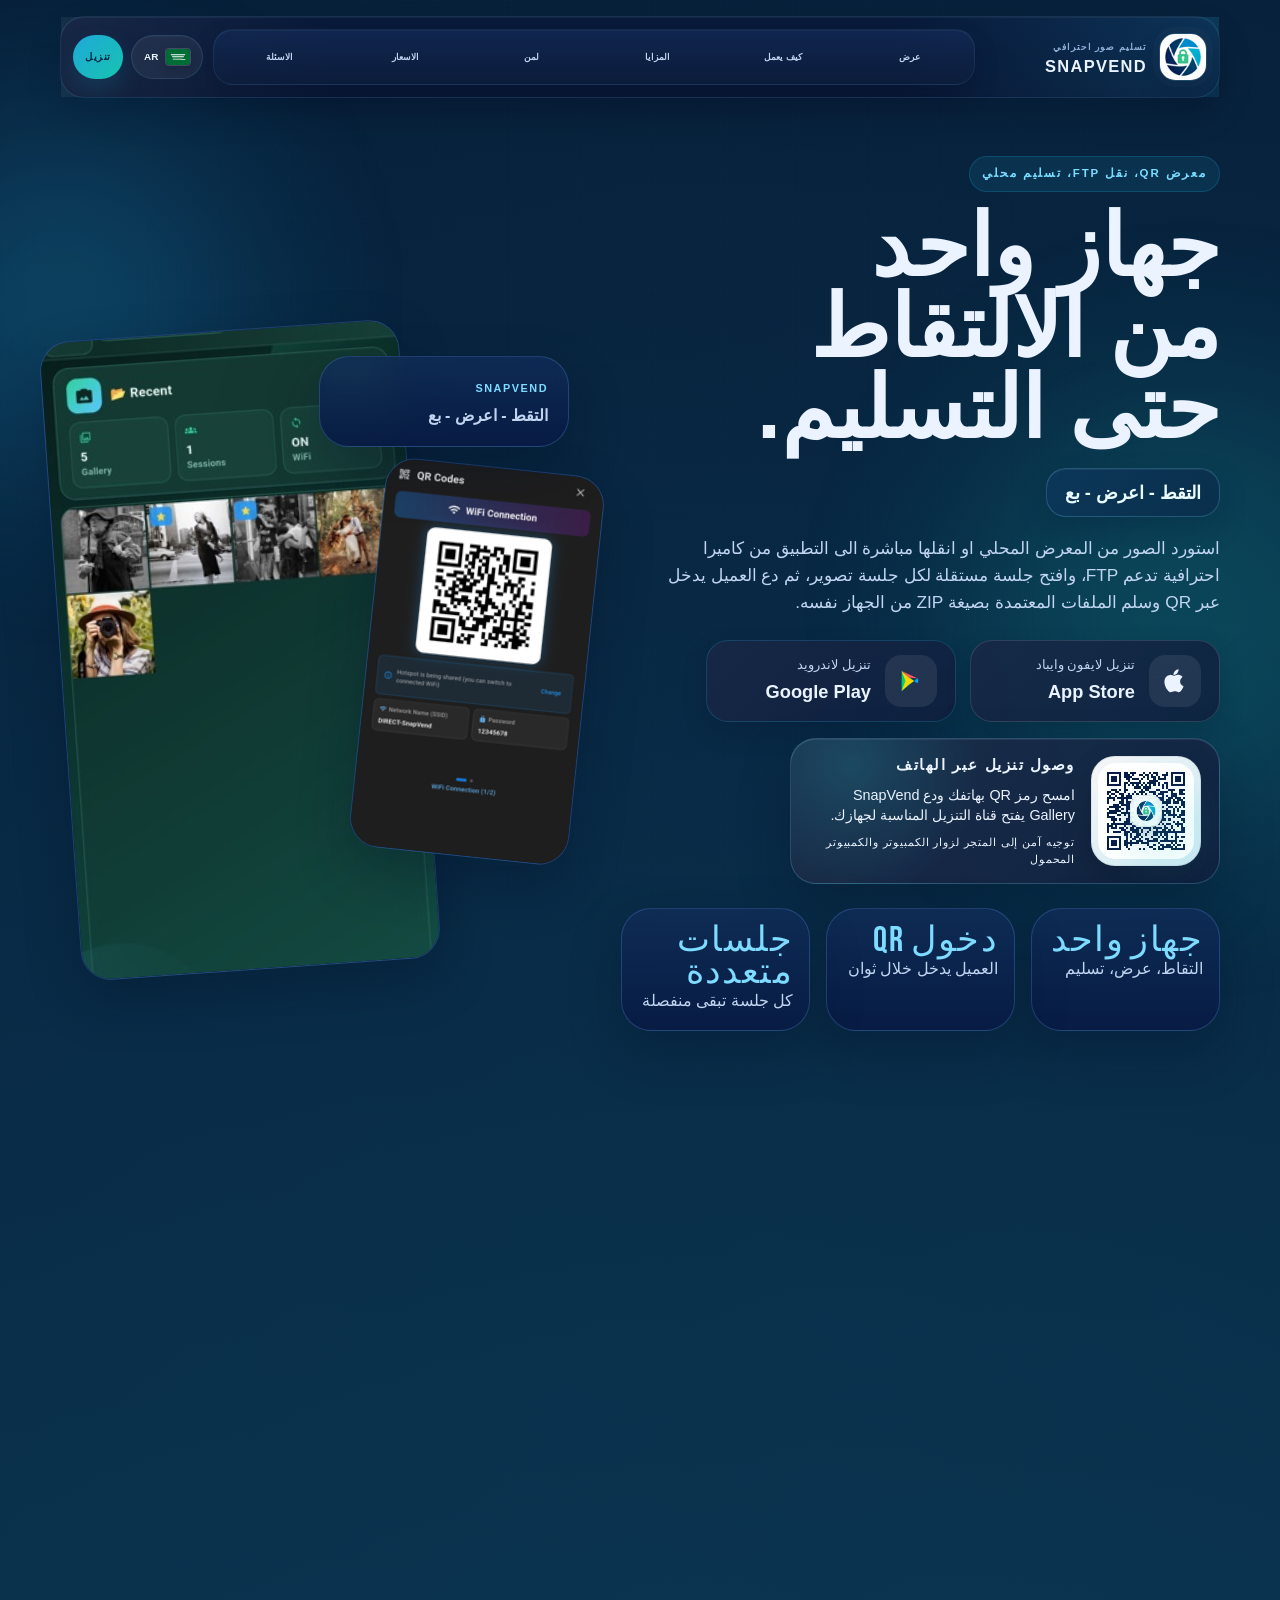
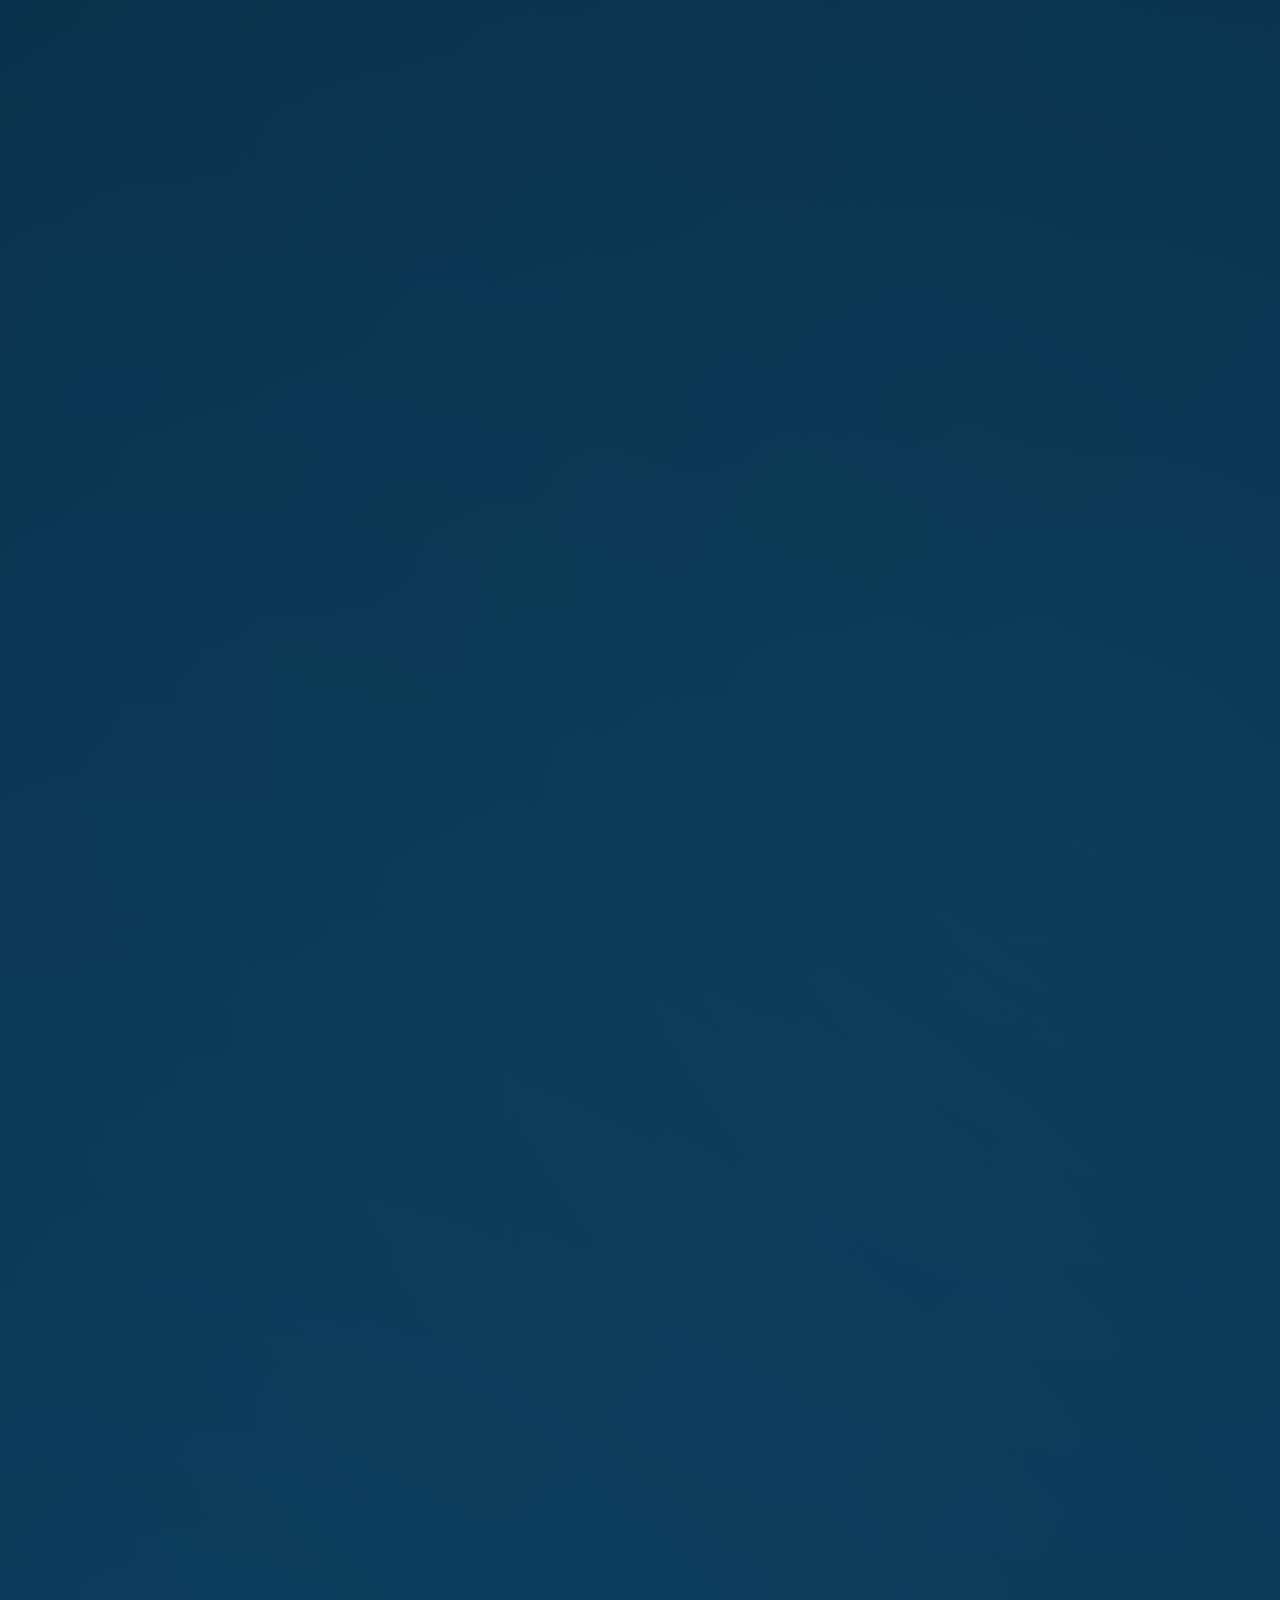
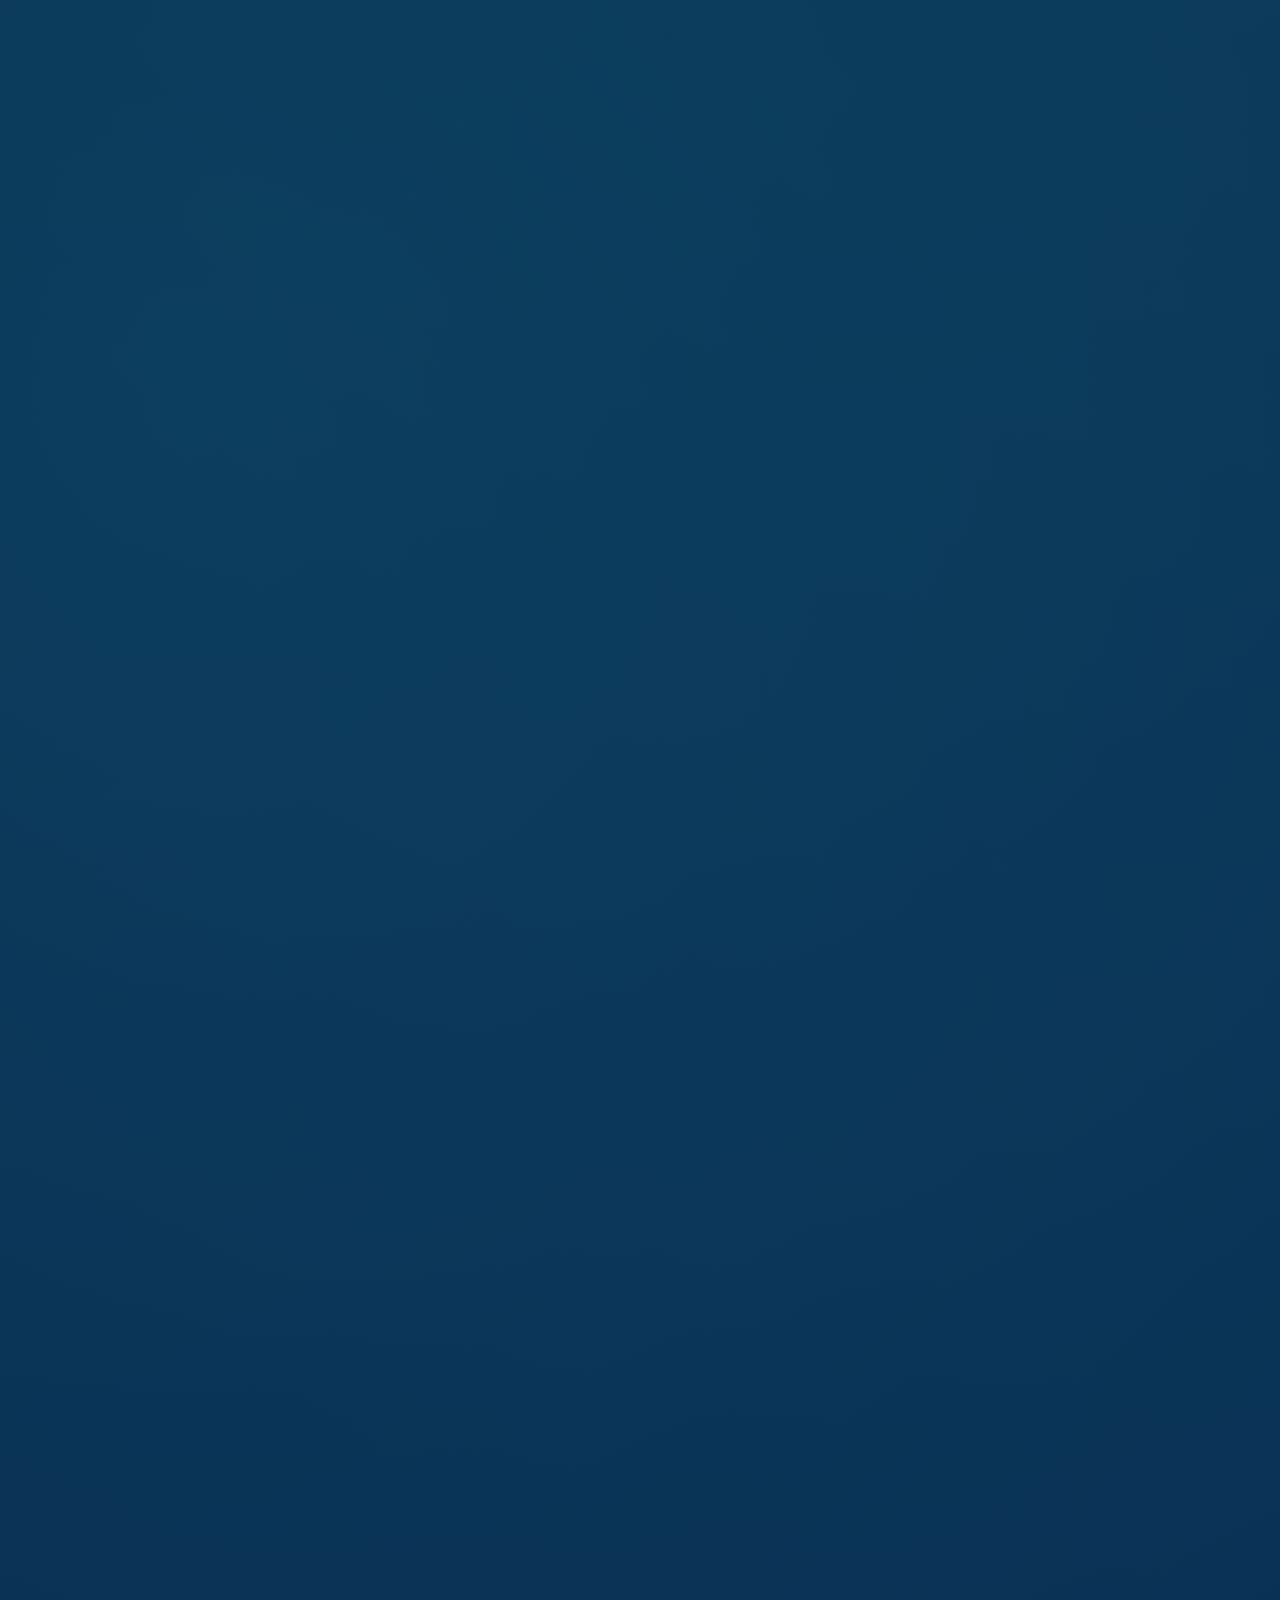
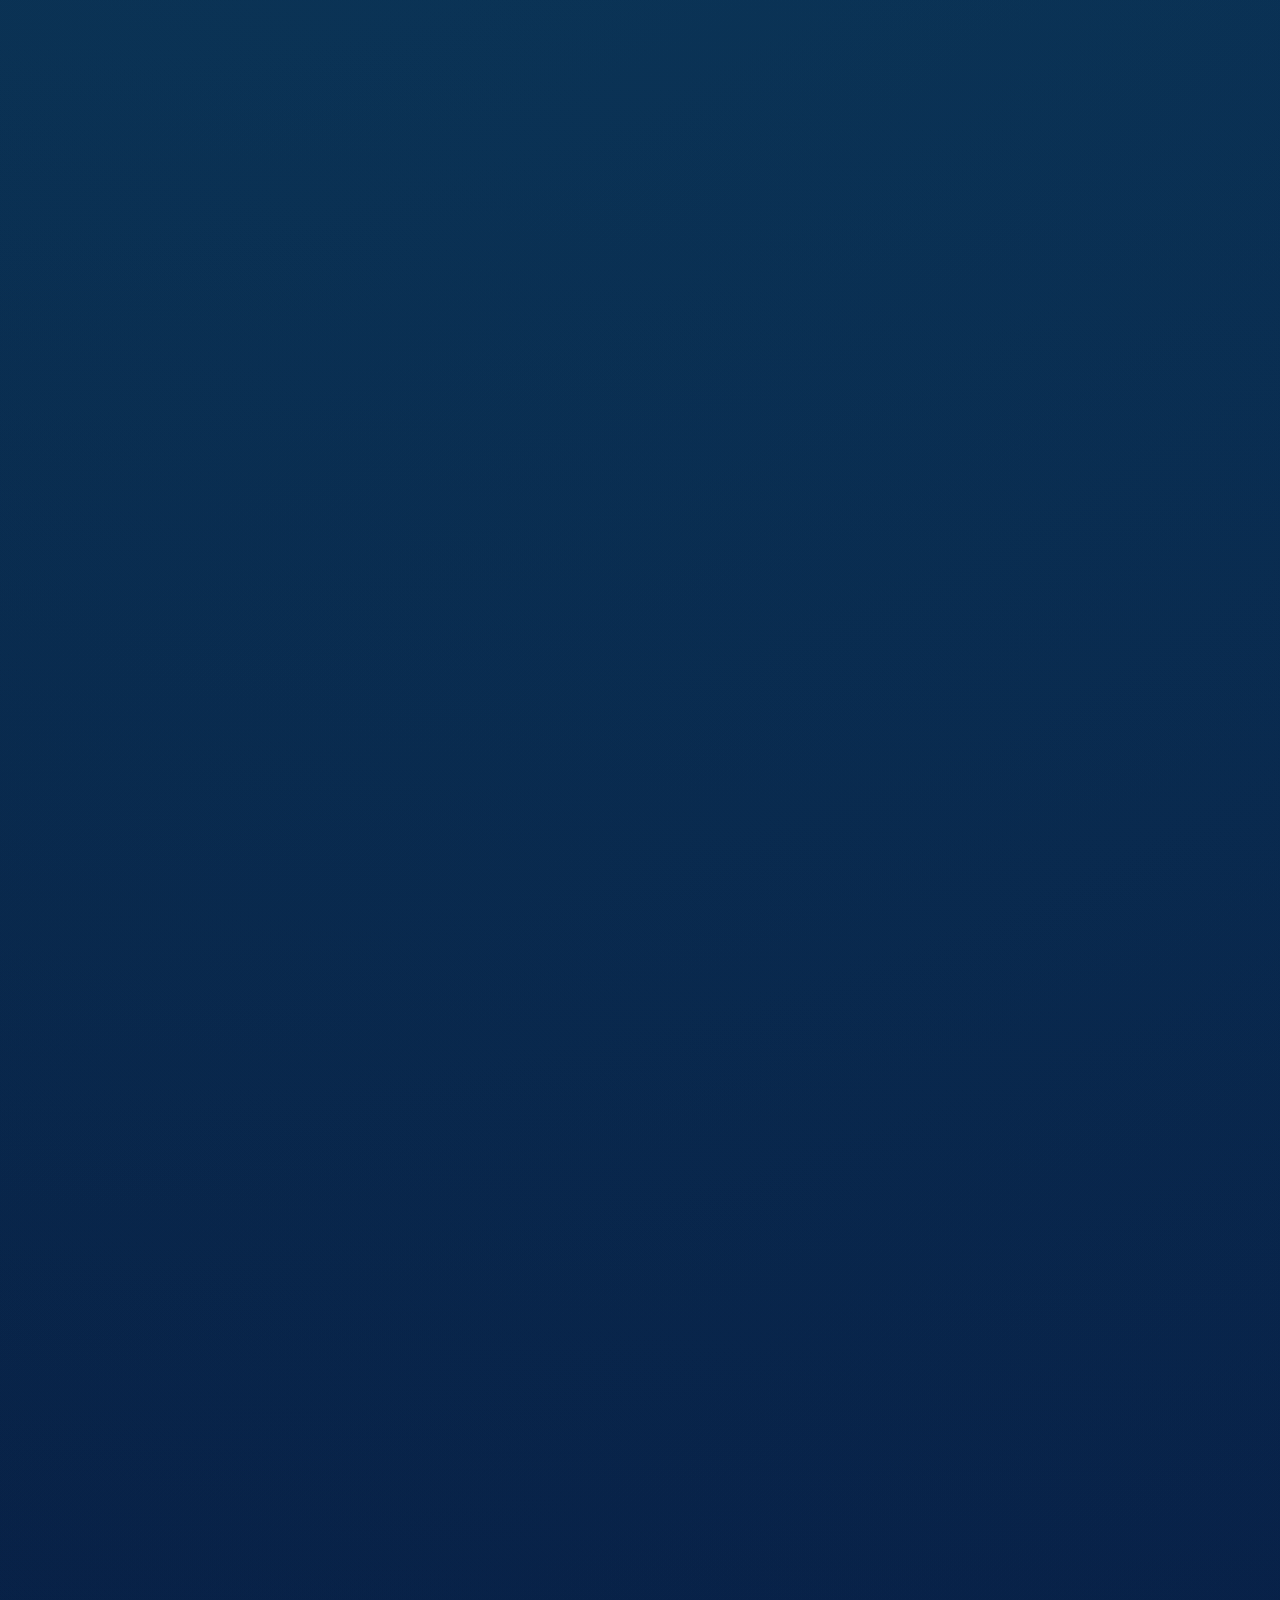
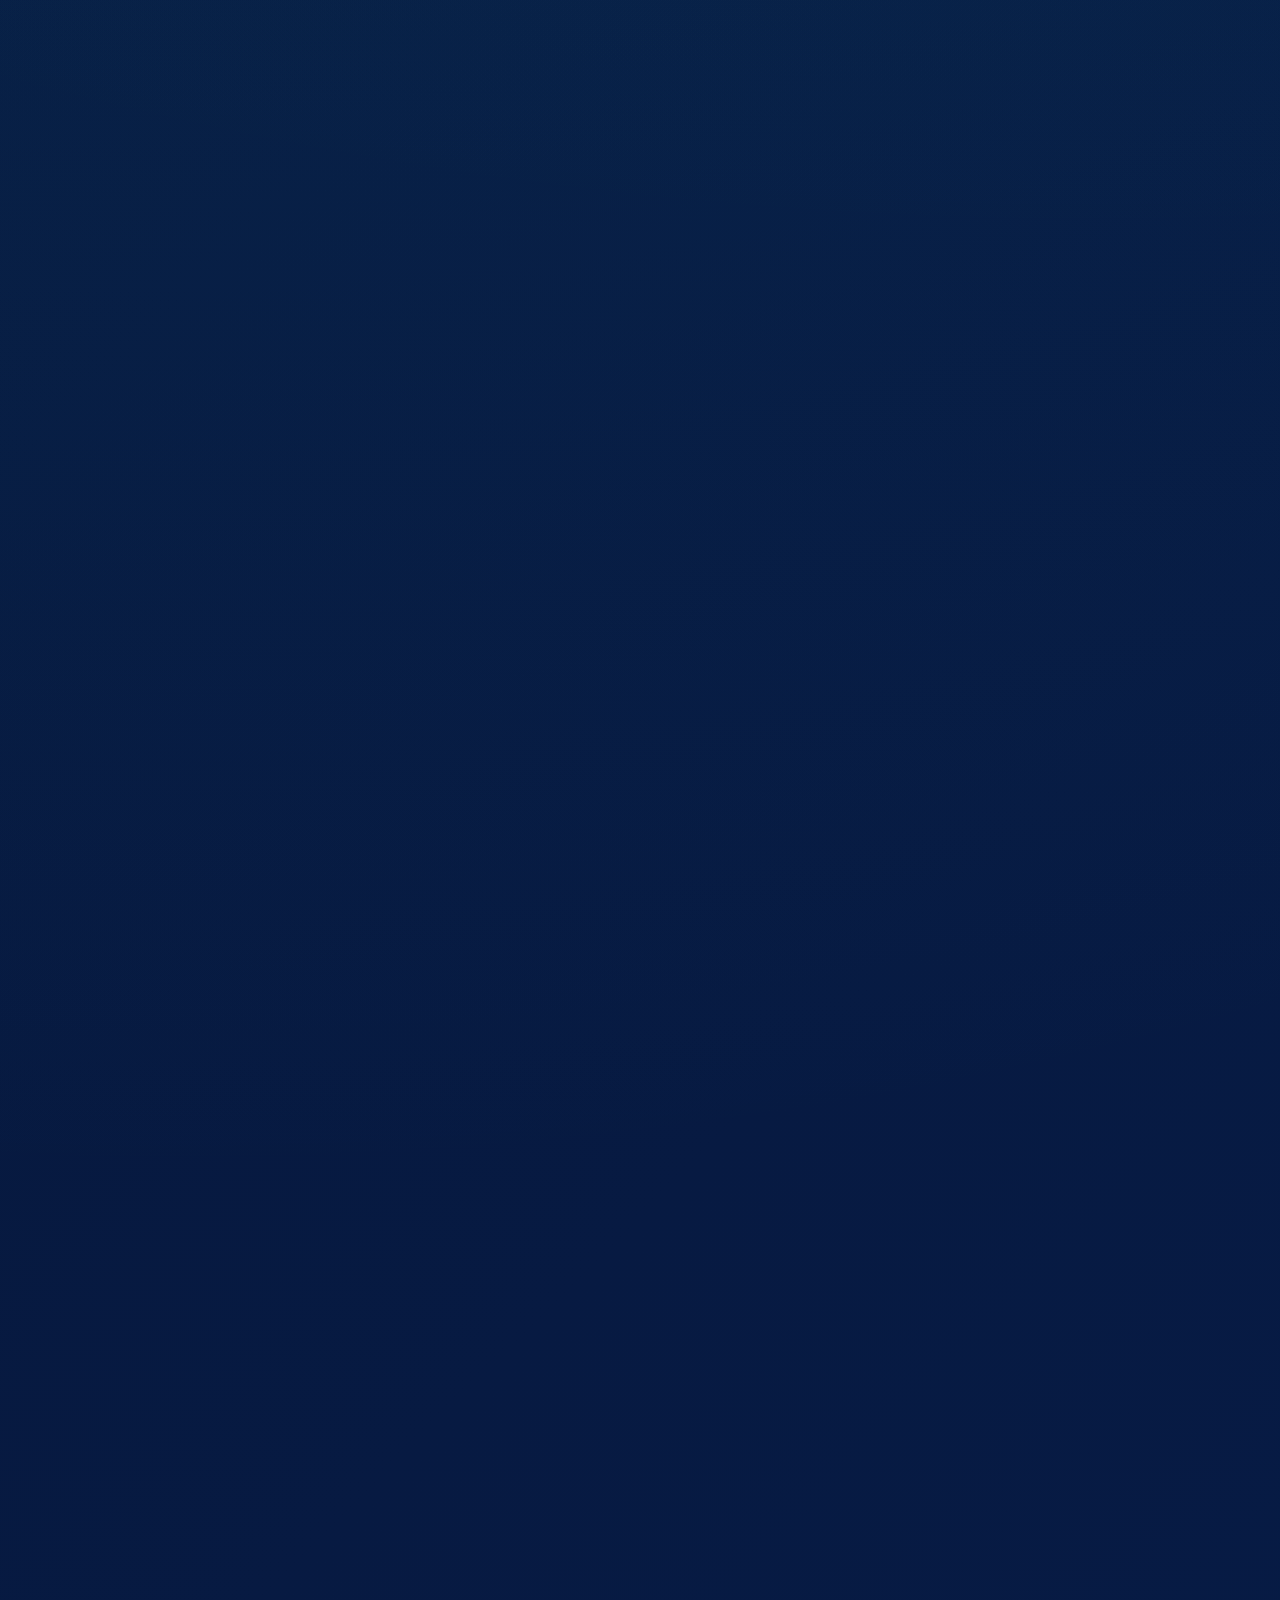
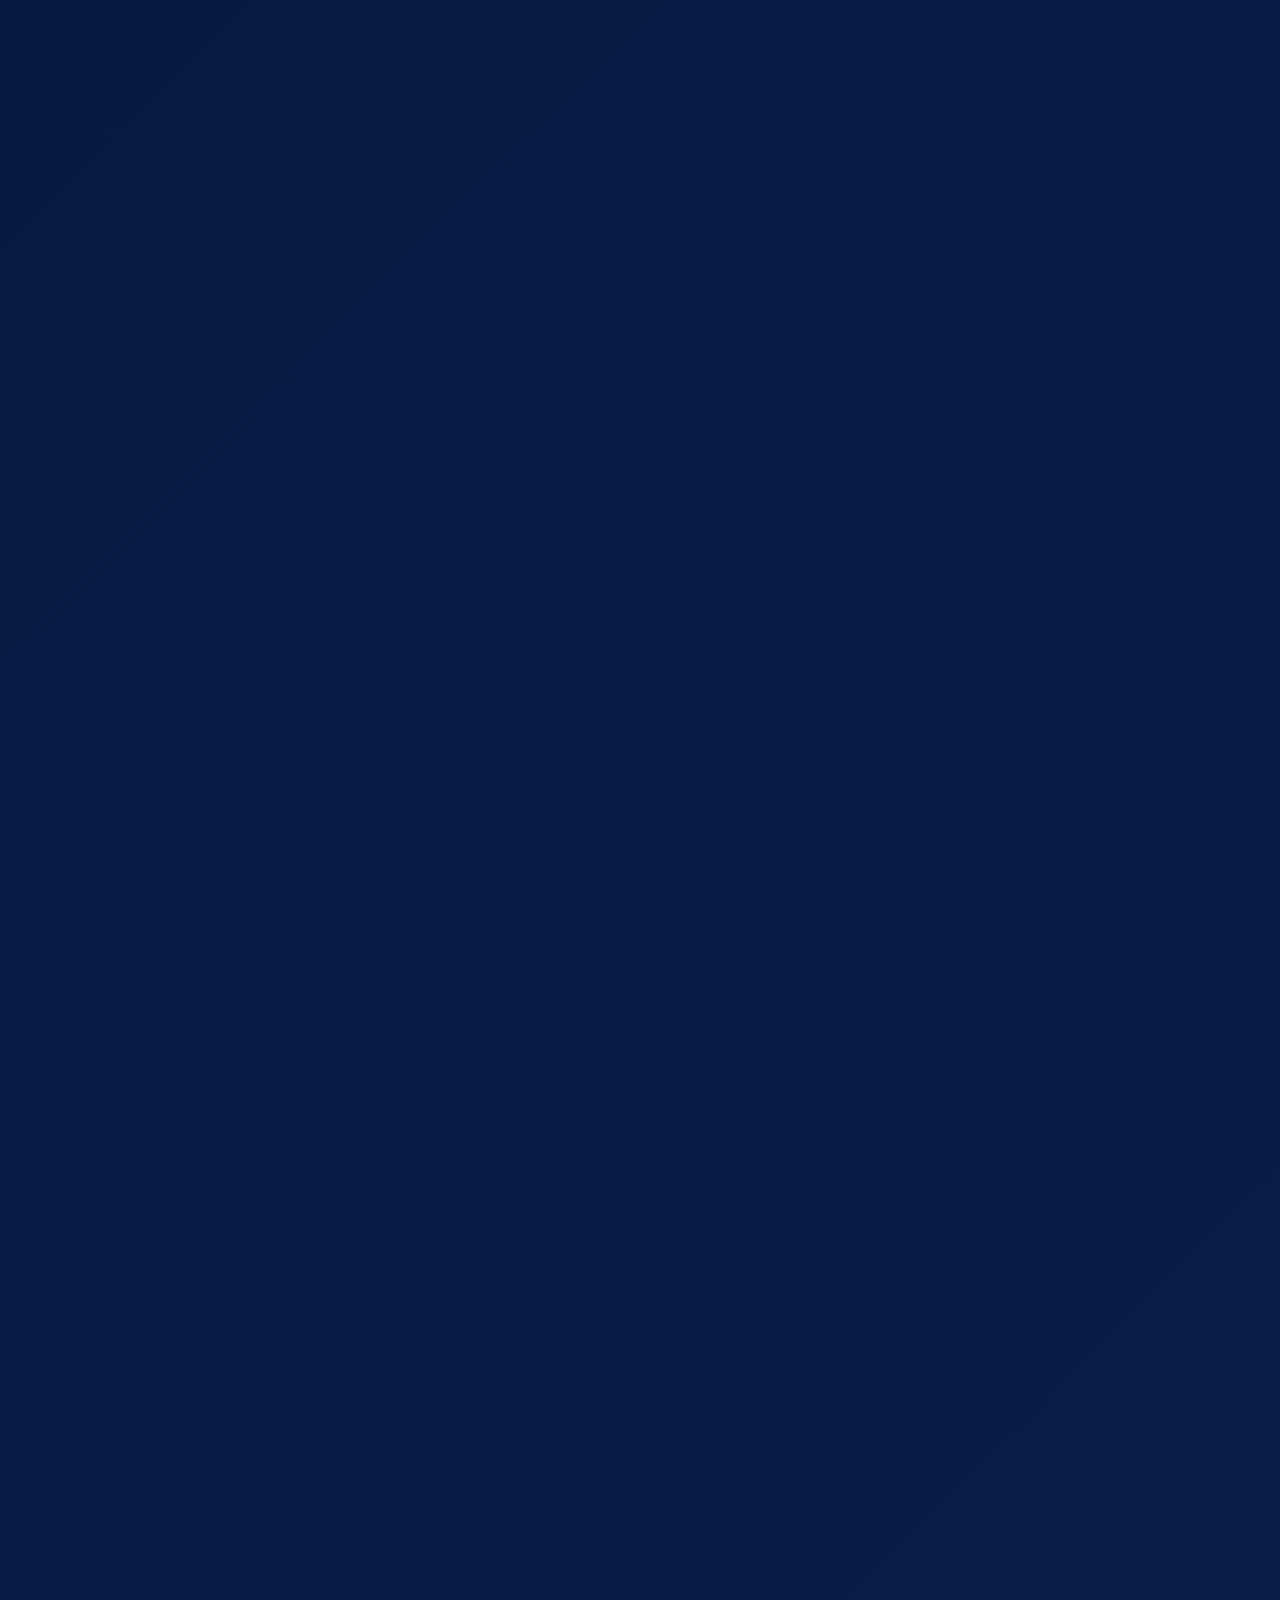
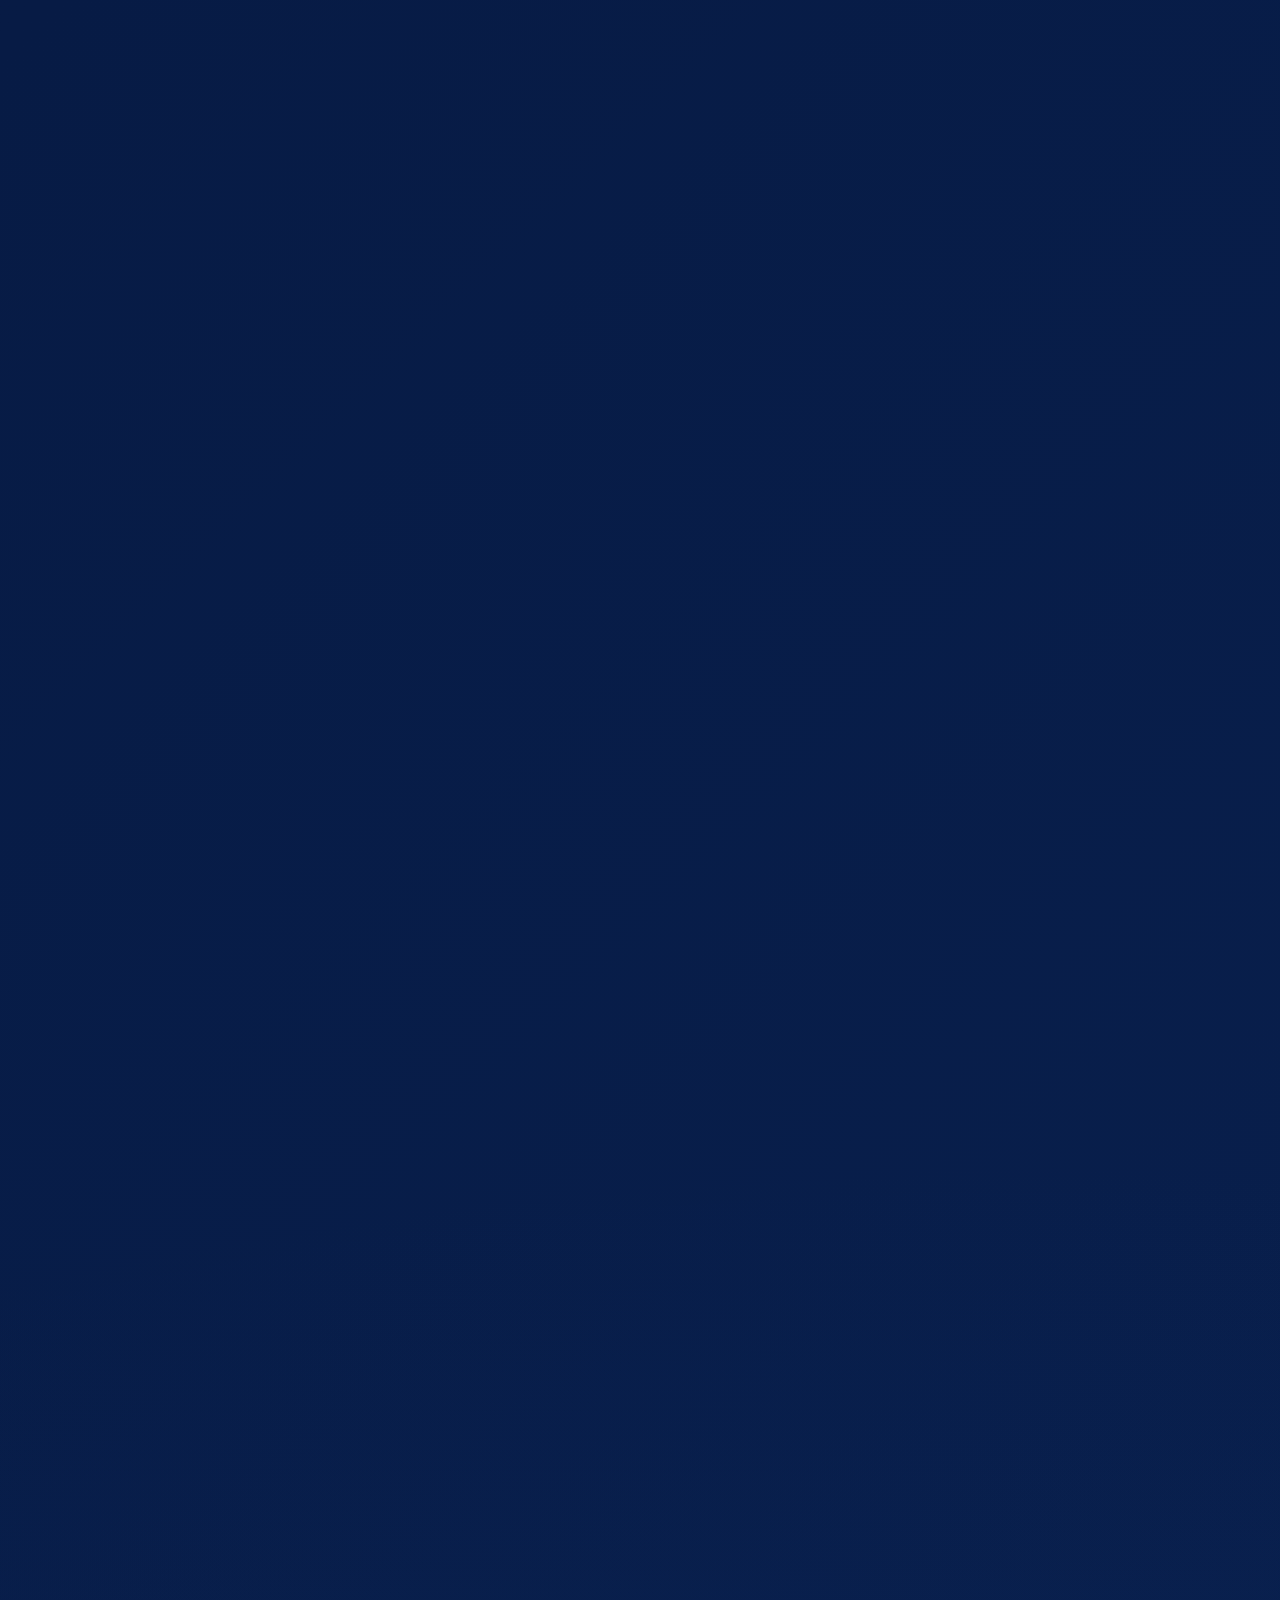
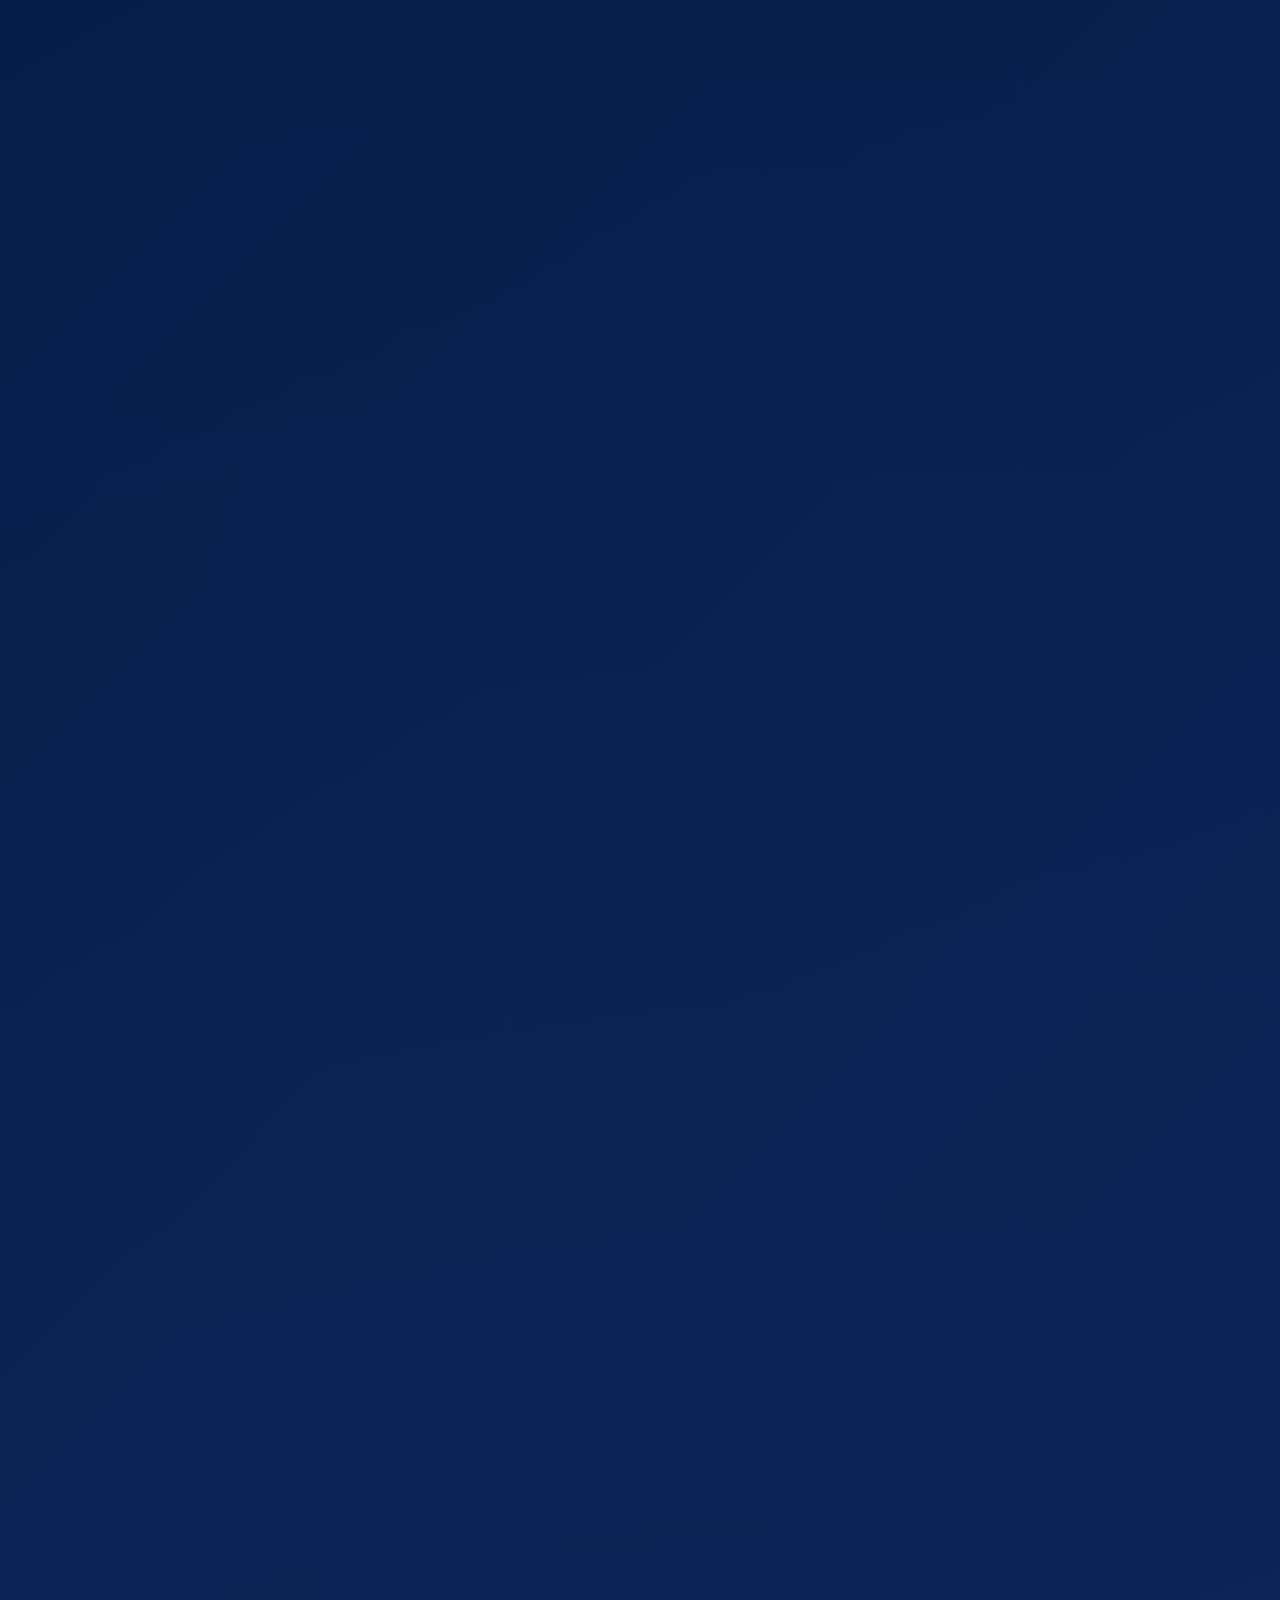
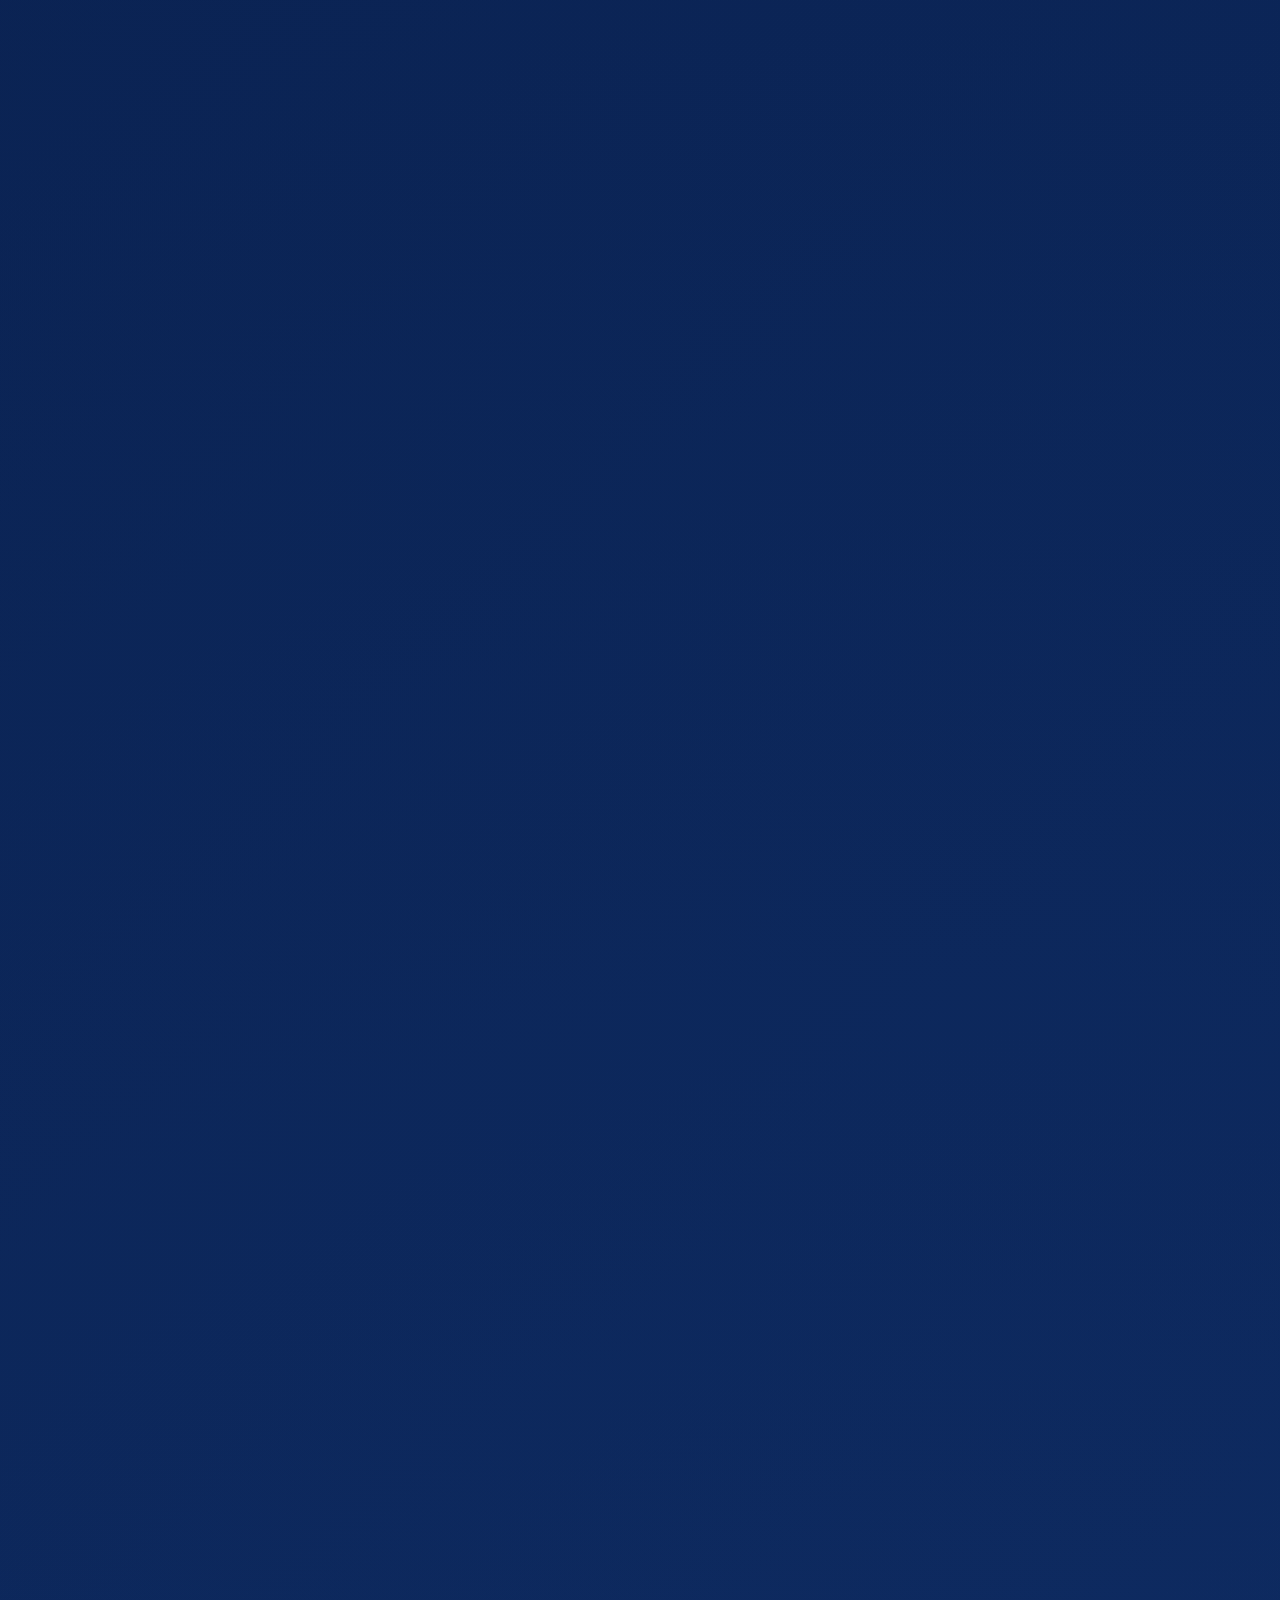
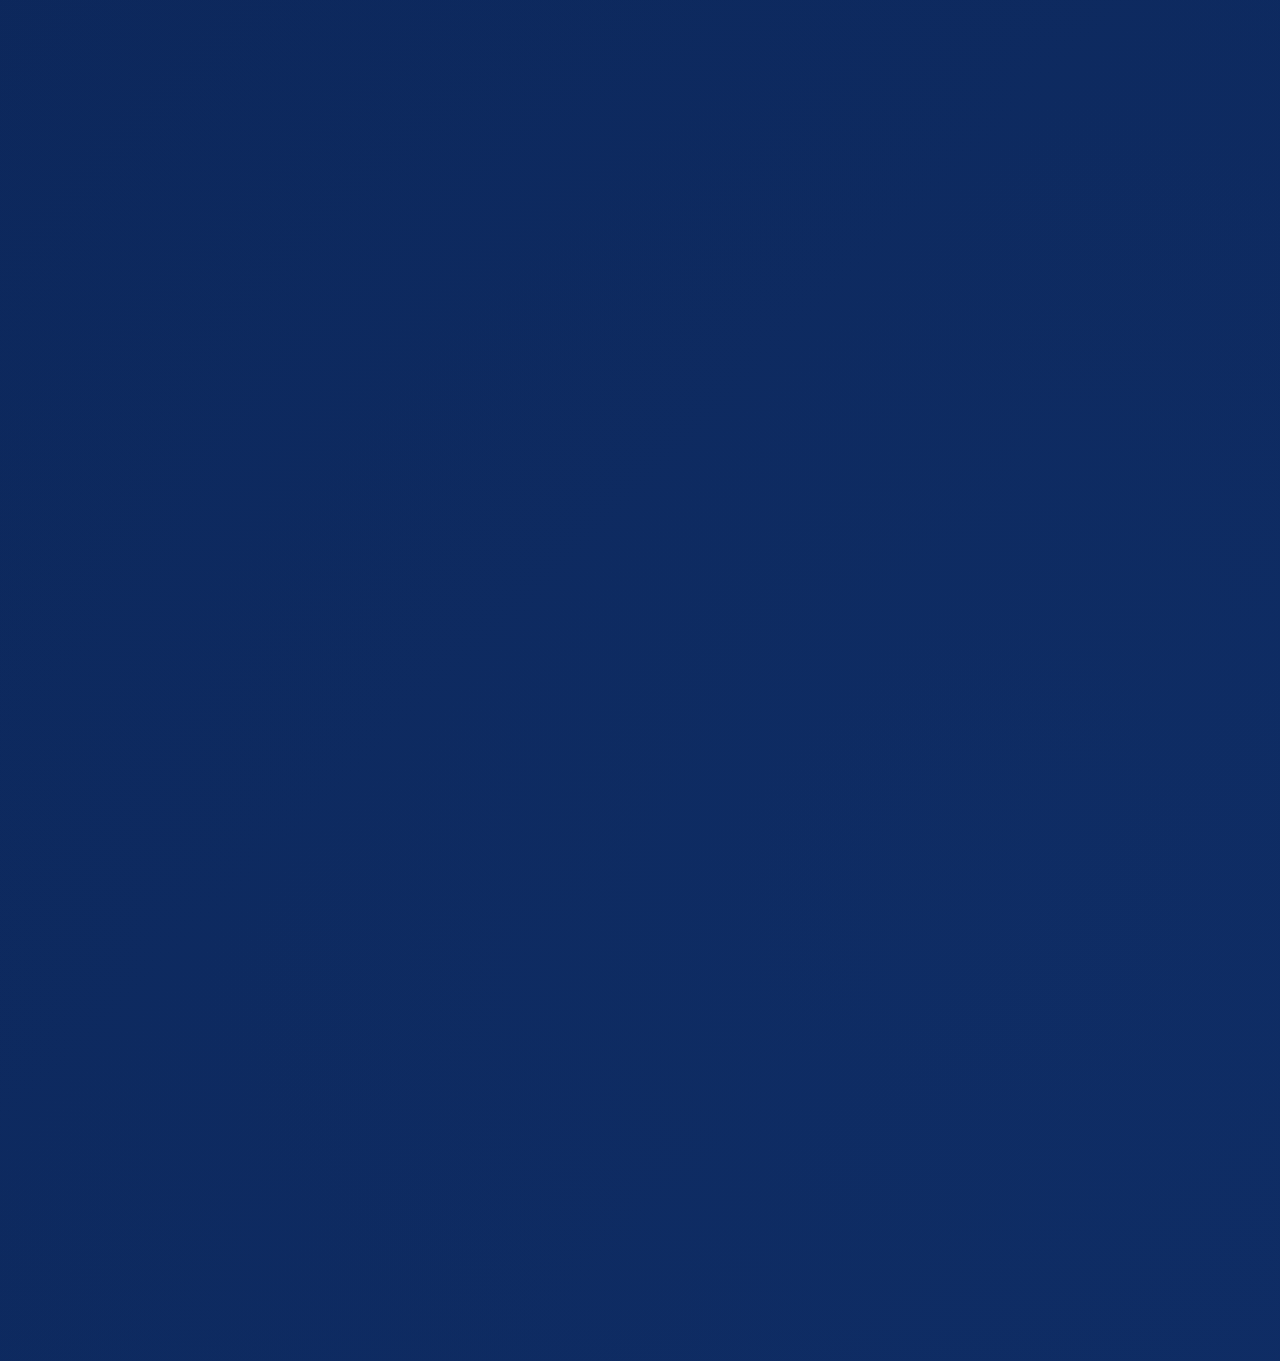
<file: ar/index.html>
<!doctype html>
<html lang="ar" dir="rtl" data-locale="ar">
  <head>
    <meta charset="utf-8">
    <meta name="viewport" content="width=device-width, initial-scale=1">
    <title>SnapVend Gallery | معرض QR وتسليم محلي للمصورين</title>
    <meta name="description" content="يساعد SnapVend Gallery المصورين على ادارة معرض QR ونقل FTP من الكاميرا واختيار العميل وتسليم ZIP من هاتف او جهاز لوحي واحد.">
    <meta name="keywords" content="SnapVend Gallery, SnapVend, snapvendgallery.com, تطبيق SnapVend Gallery, تطبيق معرض QR للمصورين, تطبيق تسليم الصور, التقط - اعرض - بع, معرض QR، نقل FTP، تسليم محلي, QR والجلسات والتسليم في تدفق واحد, تدفق ميداني اكثر تحكما من مشاركة معرض تقليدية, مصمم لفرق التصوير الاحترافية في الموقع, اعرض مسارات العمل الميدانية التي يتفوق فيها SnapVend, ارسل طلبك او استفسارك او رسالة الشراكة مباشرة الينا, تجربة عميل اوضح مع دعم متعدد اللغات, جهز اول تدفق تسليم خلال دقائق, تظهر الصور الجديدة على الشاشة الكبيرة وتبدأ عملية البيع عبر QR, طريقة عمل التدفق المباشر, المبيعات والطباعة والترخيص في مسار احترافي واحد, استخدام Premium مضبوط عبر هاتف واحد + جهاز لوحي واحد, استيراد من كاميرا احترافية, افتح جلسة مستقلة, افتح المعرض عبر QR, اعرض الدفع المحلي واكد PAC, سلم ZIP وتابع الجلسة, لا يطلب من العميل تثبيت تطبيق اضافي, تنظيم قائم على الجلسات, البيع والتسليم من نفس الجهاز, تحكم تشغيلي للتصوير الحي, قواعد ترخيص وجهاز واضحة, شاشة الفعاليات, طلبات الطباعة في الأعراس, جاهز للتلفاز والجهاز اللوحي والكمبيوتر, تلتقط الكاميرا الصور وترسلها إلى التطبيق عبر FTP., تزداد الصور تلقائيا داخل شاشة العرض المباشر., يمسح العميل رمز QR ويختار صورته., تختفي الصورة المشتراة أو المرسلة للطباعة من شاشة العرض., عرض مبيعات مباشر, اعتماد الفريق وتحكم PAC, تجهيز طباعة حفلات الزفاف, تقارير وتصدير, جاهز لاشتراكات Google Play و App Store, تفعيل الجهاز ومسار استبدال الجهاز, اسم تجاري وشعار واسم ملف ZIP مخصص, تصوير الاعراس والفعاليات, الاستوديو والبورتريه, المدارس والرياضة والشركات, تصوير الشارع والمناطق السياحية والبورتريه المتنقل, فرق التسليم المتنقلة, الموقع ونقطة الدخول الاولى, المعرض واختيار العميل, الاعتماد والتسليم, ثبت التطبيق, استورد الصور, اعرض عبر QR, اعتمد وسلم, حفلات الزفاف واختيار الضيوف, قائمة طباعة الاعراس, طاولة الاختيار في الاستوديو, المدارس والرياضة, بيع البورتريه في الشارع والمناطق السياحية, جناح الفعاليات, فرق طباعة وتسليم الاعراس, فرق التسليم السريع, استوديوهات تهتم بالعلامة, عمليات تعمل عبر الشبكة المحلية, فرق تدير جلسات متعددة, تسليم يومي غير محدود, عروض مباشرة غير محدودة وشاشة بيع كبيرة, قائمة انتظار الطباعة / قائمة طلبات غير محدودة, تقارير مفصلة للمبيعات والتنزيلات والتحويل, اعتماد الدفع/PAC وتدفق تسليم ZIP, تفعيل هاتف واحد + جهاز لوحي واحد, استعادة الشراء وادارة الاشتراك, كل ميزات التشغيل في Premium الشهري, تكلفة اجمالية افضل خلال 12 شهرا, نافذة offline لمدة 14 يوما للترخيص الموثق, استخدام مستدام للاعراس والفعاليات وفرق الميدان المكثفة, عرض مباشر وقائمة طباعة وتقارير غير محدودة طوال العام, تحكم كامل بالعلامة وتدفق التسليم, الوصول عبر QR والجلسات والدفع والتسليم تتحرك داخل تدفق واحد مترابط., مناسب لحفلات الزفاف والفعاليات والاستوديو وبيع البورتريه المتنقل., يعتمد على شبكة محلية سريعة ومضبوطة واقل اعتمادا على تغطية الانترنت., استفسار عام, طلب عرض, الاسعار, شراكة, طلب خاص">
    <meta name="robots" content="index,follow,max-image-preview:large,max-snippet:-1,max-video-preview:-1">
    <meta name="theme-color" content="#071b45">
    <meta http-equiv="content-language" content="ar">
    <meta name="application-name" content="SnapVend Gallery">
    <meta property="og:site_name" content="SnapVend Gallery">
    <meta property="og:type" content="website">
    <meta property="og:title" content="SnapVend Gallery | معرض QR وتسليم محلي للمصورين">
    <meta property="og:description" content="يساعد SnapVend Gallery المصورين على ادارة معرض QR ونقل FTP من الكاميرا واختيار العميل وتسليم ZIP من هاتف او جهاز لوحي واحد.">
    <meta property="og:url" content="https://snapvendgallery.com/ar/">
    <meta property="og:image" content="https://snapvendgallery.com/assets/branding/app_icon_store_512.png">
    <meta property="og:image:alt" content="SnapVend Gallery | معرض QR وتسليم محلي للمصورين">
    <meta property="og:locale" content="ar_SA">
    <meta name="twitter:card" content="summary_large_image">
    <meta name="twitter:title" content="SnapVend Gallery | معرض QR وتسليم محلي للمصورين">
    <meta name="twitter:description" content="يساعد SnapVend Gallery المصورين على ادارة معرض QR ونقل FTP من الكاميرا واختيار العميل وتسليم ZIP من هاتف او جهاز لوحي واحد.">
    <meta name="twitter:image" content="https://snapvendgallery.com/assets/branding/app_icon_store_512.png">
    <meta name="twitter:image:alt" content="SnapVend Gallery | معرض QR وتسليم محلي للمصورين">
    <link rel="canonical" href="https://snapvendgallery.com/ar/">
    <link rel="alternate" hreflang="x-default" href="https://snapvendgallery.com/">
    <link rel="alternate" hreflang="tr" href="https://snapvendgallery.com/">
    <link rel="alternate" hreflang="tr-TR" href="https://snapvendgallery.com/">
    <link rel="alternate" hreflang="en" href="https://snapvendgallery.com/en/">
    <link rel="alternate" hreflang="en-US" href="https://snapvendgallery.com/en/">
    <link rel="alternate" hreflang="en-GB" href="https://snapvendgallery.com/en/">
    <link rel="alternate" hreflang="en-CA" href="https://snapvendgallery.com/en/">
    <link rel="alternate" hreflang="en-AU" href="https://snapvendgallery.com/en/">
    <link rel="alternate" hreflang="es" href="https://snapvendgallery.com/es/">
    <link rel="alternate" hreflang="es-ES" href="https://snapvendgallery.com/es/">
    <link rel="alternate" hreflang="es-MX" href="https://snapvendgallery.com/es/">
    <link rel="alternate" hreflang="es-AR" href="https://snapvendgallery.com/es/">
    <link rel="alternate" hreflang="es-CO" href="https://snapvendgallery.com/es/">
    <link rel="alternate" hreflang="fr" href="https://snapvendgallery.com/fr/">
    <link rel="alternate" hreflang="fr-FR" href="https://snapvendgallery.com/fr/">
    <link rel="alternate" hreflang="fr-CA" href="https://snapvendgallery.com/fr/">
    <link rel="alternate" hreflang="fr-BE" href="https://snapvendgallery.com/fr/">
    <link rel="alternate" hreflang="fr-CH" href="https://snapvendgallery.com/fr/">
    <link rel="alternate" hreflang="de" href="https://snapvendgallery.com/de/">
    <link rel="alternate" hreflang="de-DE" href="https://snapvendgallery.com/de/">
    <link rel="alternate" hreflang="de-AT" href="https://snapvendgallery.com/de/">
    <link rel="alternate" hreflang="de-CH" href="https://snapvendgallery.com/de/">
    <link rel="alternate" hreflang="it" href="https://snapvendgallery.com/it/">
    <link rel="alternate" hreflang="it-IT" href="https://snapvendgallery.com/it/">
    <link rel="alternate" hreflang="it-CH" href="https://snapvendgallery.com/it/">
    <link rel="alternate" hreflang="pt" href="https://snapvendgallery.com/pt/">
    <link rel="alternate" hreflang="pt-BR" href="https://snapvendgallery.com/pt/">
    <link rel="alternate" hreflang="pt-PT" href="https://snapvendgallery.com/pt/">
    <link rel="alternate" hreflang="ru" href="https://snapvendgallery.com/ru/">
    <link rel="alternate" hreflang="ru-RU" href="https://snapvendgallery.com/ru/">
    <link rel="alternate" hreflang="ru-KZ" href="https://snapvendgallery.com/ru/">
    <link rel="alternate" hreflang="ar" href="https://snapvendgallery.com/ar/">
    <link rel="alternate" hreflang="ar-SA" href="https://snapvendgallery.com/ar/">
    <link rel="alternate" hreflang="ar-AE" href="https://snapvendgallery.com/ar/">
    <link rel="alternate" hreflang="ar-EG" href="https://snapvendgallery.com/ar/">
    <link rel="alternate" hreflang="hi" href="https://snapvendgallery.com/hi/">
    <link rel="alternate" hreflang="hi-IN" href="https://snapvendgallery.com/hi/">
    <link rel="alternate" hreflang="ja" href="https://snapvendgallery.com/ja/">
    <link rel="alternate" hreflang="ja-JP" href="https://snapvendgallery.com/ja/">
    <link rel="alternate" hreflang="zh" href="https://snapvendgallery.com/zh/">
    <link rel="alternate" hreflang="zh-CN" href="https://snapvendgallery.com/zh/">
    <link rel="alternate" hreflang="zh-SG" href="https://snapvendgallery.com/zh/">
    <link rel="icon" type="image/png" href="../assets/branding/snapvend_logo_square.png">
    <link rel="shortcut icon" href="../assets/branding/snapvend_logo_square.png">
    <link rel="apple-touch-icon" href="../assets/branding/snapvend_logo_square.png">
    <link rel="manifest" href="../manifest.webmanifest">
    <link rel="preload" href="../assets/fonts/BebasNeue-Regular.ttf" as="font" type="font/ttf" crossorigin>
    <link rel="preload" href="../assets/fonts/JosefinSans-Bold.ttf" as="font" type="font/ttf" crossorigin>
    <link rel="stylesheet" href="../styles.css?v=20260724084150">
    <script type="application/ld+json">{"@context":"https://schema.org","@graph":[{"@type":"Organization","@id":"https://snapvendgallery.com/#organization","name":"SnapVend Gallery","alternateName":["SnapVend","SnapVend QR Gallery","SnapVend Photo Delivery"],"description":"يساعد SnapVend Gallery المصورين على ادارة معرض QR ونقل FTP من الكاميرا واختيار العميل وتسليم ZIP من هاتف او جهاز لوحي واحد.","disambiguatingDescription":"SnapVend Gallery هو تطبيق معرض QR وتسليم صور محلي للمصورين منشور على snapvendgallery.com.","slogan":"التقط - اعرض - بع","url":"https://snapvendgallery.com/","logo":{"@type":"ImageObject","url":"https://snapvendgallery.com/assets/branding/snapvend_logo_square.png"},"image":"https://snapvendgallery.com/assets/branding/snapvend_logo_square.png","sameAs":["https://snapvendgallery.com/","https://play.google.com/store/apps/details?id=com.snapvend.gallery","https://apps.apple.com/us/app/snapvend-gallery/id6764613281"],"contactPoint":[{"@id":"https://snapvendgallery.com/#sales-contact"}]},{"@type":"ContactPoint","@id":"https://snapvendgallery.com/#sales-contact","contactType":"sales","email":"snapvendinfo@gmail.com","url":"mailto:snapvendinfo@gmail.com","availableLanguage":["التركية","الإنجليزية","الإسبانية","الفرنسية","الألمانية","الإيطالية","البرتغالية","الروسية","العربية","الهندية","اليابانية","الصينية"]},{"@type":"WebSite","@id":"https://snapvendgallery.com/#website","url":"https://snapvendgallery.com/","name":"SnapVend Gallery","alternateName":"SnapVend","inLanguage":"ar","publisher":{"@id":"https://snapvendgallery.com/#organization"}},{"@type":"WebPage","@id":"https://snapvendgallery.com/ar/#webpage","url":"https://snapvendgallery.com/ar/","name":"SnapVend Gallery | معرض QR وتسليم محلي للمصورين","description":"يساعد SnapVend Gallery المصورين على ادارة معرض QR ونقل FTP من الكاميرا واختيار العميل وتسليم ZIP من هاتف او جهاز لوحي واحد.","inLanguage":"ar","isPartOf":{"@id":"https://snapvendgallery.com/#website"},"about":{"@id":"https://snapvendgallery.com/ar/#app"},"mainEntity":{"@id":"https://snapvendgallery.com/ar/#app"},"primaryImageOfPage":{"@type":"ImageObject","url":"https://snapvendgallery.com/assets/branding/snapvend_logo_square.png"},"keywords":"SnapVend Gallery, SnapVend, snapvendgallery.com, تطبيق SnapVend Gallery, تطبيق معرض QR للمصورين, تطبيق تسليم الصور, التقط - اعرض - بع, معرض QR، نقل FTP، تسليم محلي, QR والجلسات والتسليم في تدفق واحد, تدفق ميداني اكثر تحكما من مشاركة معرض تقليدية, مصمم لفرق التصوير الاحترافية في الموقع, اعرض مسارات العمل الميدانية التي يتفوق فيها SnapVend, ارسل طلبك او استفسارك او رسالة الشراكة مباشرة الينا, تجربة عميل اوضح مع دعم متعدد اللغات, جهز اول تدفق تسليم خلال دقائق, تظهر الصور الجديدة على الشاشة الكبيرة وتبدأ عملية البيع عبر QR, طريقة عمل التدفق المباشر, المبيعات والطباعة والترخيص في مسار احترافي واحد, استخدام Premium مضبوط عبر هاتف واحد + جهاز لوحي واحد, استيراد من كاميرا احترافية, افتح جلسة مستقلة, افتح المعرض عبر QR, اعرض الدفع المحلي واكد PAC, سلم ZIP وتابع الجلسة, لا يطلب من العميل تثبيت تطبيق اضافي, تنظيم قائم على الجلسات, البيع والتسليم من نفس الجهاز, تحكم تشغيلي للتصوير الحي, قواعد ترخيص وجهاز واضحة, شاشة الفعاليات, طلبات الطباعة في الأعراس, جاهز للتلفاز والجهاز اللوحي والكمبيوتر, تلتقط الكاميرا الصور وترسلها إلى التطبيق عبر FTP., تزداد الصور تلقائيا داخل شاشة العرض المباشر., يمسح العميل رمز QR ويختار صورته., تختفي الصورة المشتراة أو المرسلة للطباعة من شاشة العرض., عرض مبيعات مباشر, اعتماد الفريق وتحكم PAC, تجهيز طباعة حفلات الزفاف, تقارير وتصدير, جاهز لاشتراكات Google Play و App Store, تفعيل الجهاز ومسار استبدال الجهاز, اسم تجاري وشعار واسم ملف ZIP مخصص, تصوير الاعراس والفعاليات, الاستوديو والبورتريه, المدارس والرياضة والشركات, تصوير الشارع والمناطق السياحية والبورتريه المتنقل, فرق التسليم المتنقلة, الموقع ونقطة الدخول الاولى, المعرض واختيار العميل, الاعتماد والتسليم, ثبت التطبيق, استورد الصور, اعرض عبر QR, اعتمد وسلم, حفلات الزفاف واختيار الضيوف, قائمة طباعة الاعراس, طاولة الاختيار في الاستوديو, المدارس والرياضة, بيع البورتريه في الشارع والمناطق السياحية, جناح الفعاليات, فرق طباعة وتسليم الاعراس, فرق التسليم السريع, استوديوهات تهتم بالعلامة, عمليات تعمل عبر الشبكة المحلية, فرق تدير جلسات متعددة, تسليم يومي غير محدود, عروض مباشرة غير محدودة وشاشة بيع كبيرة, قائمة انتظار الطباعة / قائمة طلبات غير محدودة, تقارير مفصلة للمبيعات والتنزيلات والتحويل, اعتماد الدفع/PAC وتدفق تسليم ZIP, تفعيل هاتف واحد + جهاز لوحي واحد, استعادة الشراء وادارة الاشتراك, كل ميزات التشغيل في Premium الشهري, تكلفة اجمالية افضل خلال 12 شهرا, نافذة offline لمدة 14 يوما للترخيص الموثق, استخدام مستدام للاعراس والفعاليات وفرق الميدان المكثفة, عرض مباشر وقائمة طباعة وتقارير غير محدودة طوال العام, تحكم كامل بالعلامة وتدفق التسليم, الوصول عبر QR والجلسات والدفع والتسليم تتحرك داخل تدفق واحد مترابط., مناسب لحفلات الزفاف والفعاليات والاستوديو وبيع البورتريه المتنقل., يعتمد على شبكة محلية سريعة ومضبوطة واقل اعتمادا على تغطية الانترنت., استفسار عام, طلب عرض, الاسعار, شراكة, طلب خاص","hasPart":[{"@id":"https://snapvendgallery.com/ar/#audience"},{"@id":"https://snapvendgallery.com/ar/#language-support-benefits"},{"@id":"https://snapvendgallery.com/ar/#why-snapvend"},{"@id":"https://snapvendgallery.com/ar/#live-presentation"},{"@id":"https://snapvendgallery.com/ar/#field-operations"},{"@id":"https://snapvendgallery.com/ar/#quick-start"},{"@id":"https://snapvendgallery.com/ar/#use-cases"},{"@id":"https://snapvendgallery.com/ar/#reference-profiles"},{"@id":"https://snapvendgallery.com/ar/#faq"},{"@id":"https://snapvendgallery.com/ar/#contact-page"},{"@id":"https://snapvendgallery.com/ar/#contact-topics"},{"@id":"https://snapvendgallery.com/ar/#why-snapvend-points"},{"@id":"https://snapvendgallery.com/ar/#supported-languages"}]},{"@type":"SoftwareApplication","@id":"https://snapvendgallery.com/ar/#app","name":"SnapVend Gallery","alternateName":["SnapVend","SnapVend QR Gallery","SnapVend Photographer Gallery"],"description":"يساعد SnapVend Gallery المصورين على ادارة معرض QR ونقل FTP من الكاميرا واختيار العميل وتسليم ZIP من هاتف او جهاز لوحي واحد.","disambiguatingDescription":"SnapVend Gallery هو تطبيق جوال للمصورين يجمع معرض QR ونقل FTP من الكاميرا وتسليم ZIP المحلي.","applicationCategory":"BusinessApplication","applicationSubCategory":"تدفق الصور وادارة الطباعة والتسليم","applicationSuite":"SnapVend Gallery","identifier":"com.snapvend.gallery","operatingSystem":"ANDROID, IOS","inLanguage":"ar","availableLanguage":["التركية","الإنجليزية","الإسبانية","الفرنسية","الألمانية","الإيطالية","البرتغالية","الروسية","العربية","الهندية","اليابانية","الصينية"],"url":"https://snapvendgallery.com/ar/","mainEntityOfPage":"https://snapvendgallery.com/ar/","image":"https://snapvendgallery.com/assets/branding/snapvend_logo_square.png","screenshot":["https://snapvendgallery.com/assets/marketing/google_play/web/01_gallery_dashboard_hero.jpg","https://snapvendgallery.com/assets/marketing/google_play/web/02_session_qr_access_hero.png","https://snapvendgallery.com/assets/marketing/google_play/web/05_ftp_server_settings_web.png","https://snapvendgallery.com/assets/marketing/google_play/web/01_gallery_dashboard_web.png","https://snapvendgallery.com/assets/marketing/google_play/web/03_browser_gallery_selection_web.png","https://snapvendgallery.com/assets/marketing/google_play/web/06_customer_gallery_selection_en_web.png","https://snapvendgallery.com/assets/marketing/google_play/web/04_payment_approval_flow_web.png","https://snapvendgallery.com/assets/marketing/google_play/web/07_reports_dashboard_web.png"],"keywords":"SnapVend Gallery, SnapVend, snapvendgallery.com, تطبيق SnapVend Gallery, تطبيق معرض QR للمصورين, تطبيق تسليم الصور, التقط - اعرض - بع, معرض QR، نقل FTP، تسليم محلي, QR والجلسات والتسليم في تدفق واحد, تدفق ميداني اكثر تحكما من مشاركة معرض تقليدية, مصمم لفرق التصوير الاحترافية في الموقع, اعرض مسارات العمل الميدانية التي يتفوق فيها SnapVend, ارسل طلبك او استفسارك او رسالة الشراكة مباشرة الينا, تجربة عميل اوضح مع دعم متعدد اللغات, جهز اول تدفق تسليم خلال دقائق, تظهر الصور الجديدة على الشاشة الكبيرة وتبدأ عملية البيع عبر QR, طريقة عمل التدفق المباشر, المبيعات والطباعة والترخيص في مسار احترافي واحد, استخدام Premium مضبوط عبر هاتف واحد + جهاز لوحي واحد, استيراد من كاميرا احترافية, افتح جلسة مستقلة, افتح المعرض عبر QR, اعرض الدفع المحلي واكد PAC, سلم ZIP وتابع الجلسة, لا يطلب من العميل تثبيت تطبيق اضافي, تنظيم قائم على الجلسات, البيع والتسليم من نفس الجهاز, تحكم تشغيلي للتصوير الحي, قواعد ترخيص وجهاز واضحة, شاشة الفعاليات, طلبات الطباعة في الأعراس, جاهز للتلفاز والجهاز اللوحي والكمبيوتر, تلتقط الكاميرا الصور وترسلها إلى التطبيق عبر FTP., تزداد الصور تلقائيا داخل شاشة العرض المباشر., يمسح العميل رمز QR ويختار صورته., تختفي الصورة المشتراة أو المرسلة للطباعة من شاشة العرض., عرض مبيعات مباشر, اعتماد الفريق وتحكم PAC, تجهيز طباعة حفلات الزفاف, تقارير وتصدير, جاهز لاشتراكات Google Play و App Store, تفعيل الجهاز ومسار استبدال الجهاز, اسم تجاري وشعار واسم ملف ZIP مخصص, تصوير الاعراس والفعاليات, الاستوديو والبورتريه, المدارس والرياضة والشركات, تصوير الشارع والمناطق السياحية والبورتريه المتنقل, فرق التسليم المتنقلة, الموقع ونقطة الدخول الاولى, المعرض واختيار العميل, الاعتماد والتسليم, ثبت التطبيق, استورد الصور, اعرض عبر QR, اعتمد وسلم, حفلات الزفاف واختيار الضيوف, قائمة طباعة الاعراس, طاولة الاختيار في الاستوديو, المدارس والرياضة, بيع البورتريه في الشارع والمناطق السياحية, جناح الفعاليات, فرق طباعة وتسليم الاعراس, فرق التسليم السريع, استوديوهات تهتم بالعلامة, عمليات تعمل عبر الشبكة المحلية, فرق تدير جلسات متعددة, تسليم يومي غير محدود, عروض مباشرة غير محدودة وشاشة بيع كبيرة, قائمة انتظار الطباعة / قائمة طلبات غير محدودة, تقارير مفصلة للمبيعات والتنزيلات والتحويل, اعتماد الدفع/PAC وتدفق تسليم ZIP, تفعيل هاتف واحد + جهاز لوحي واحد, استعادة الشراء وادارة الاشتراك, كل ميزات التشغيل في Premium الشهري, تكلفة اجمالية افضل خلال 12 شهرا, نافذة offline لمدة 14 يوما للترخيص الموثق, استخدام مستدام للاعراس والفعاليات وفرق الميدان المكثفة, عرض مباشر وقائمة طباعة وتقارير غير محدودة طوال العام, تحكم كامل بالعلامة وتدفق التسليم, الوصول عبر QR والجلسات والدفع والتسليم تتحرك داخل تدفق واحد مترابط., مناسب لحفلات الزفاف والفعاليات والاستوديو وبيع البورتريه المتنقل., يعتمد على شبكة محلية سريعة ومضبوطة واقل اعتمادا على تغطية الانترنت., استفسار عام, طلب عرض, الاسعار, شراكة, طلب خاص","brand":{"@type":"Brand","name":"SnapVend Gallery","alternateName":"SnapVend"},"publisher":{"@id":"https://snapvendgallery.com/#organization"},"isAccessibleForFree":true,"featureList":["استيراد من كاميرا احترافية","افتح جلسة مستقلة","افتح المعرض عبر QR","اعرض الدفع المحلي واكد PAC","سلم ZIP وتابع الجلسة","لا يطلب من العميل تثبيت تطبيق اضافي","تنظيم قائم على الجلسات","البيع والتسليم من نفس الجهاز","تحكم تشغيلي للتصوير الحي","قواعد ترخيص وجهاز واضحة","شاشة الفعاليات","طلبات الطباعة في الأعراس","جاهز للتلفاز والجهاز اللوحي والكمبيوتر","تلتقط الكاميرا الصور وترسلها إلى التطبيق عبر FTP.","تزداد الصور تلقائيا داخل شاشة العرض المباشر.","يمسح العميل رمز QR ويختار صورته.","تختفي الصورة المشتراة أو المرسلة للطباعة من شاشة العرض.","عرض مبيعات مباشر","اعتماد الفريق وتحكم PAC","تجهيز طباعة حفلات الزفاف","تقارير وتصدير","جاهز لاشتراكات Google Play و App Store","تفعيل الجهاز ومسار استبدال الجهاز","اسم تجاري وشعار واسم ملف ZIP مخصص","ثبت التطبيق","استورد الصور","اعرض عبر QR","اعتمد وسلم","تسليم يومي غير محدود","عروض مباشرة غير محدودة وشاشة بيع كبيرة","قائمة انتظار الطباعة / قائمة طلبات غير محدودة","تقارير مفصلة للمبيعات والتنزيلات والتحويل","اعتماد الدفع/PAC وتدفق تسليم ZIP","تفعيل هاتف واحد + جهاز لوحي واحد","استعادة الشراء وادارة الاشتراك","كل ميزات التشغيل في Premium الشهري","تكلفة اجمالية افضل خلال 12 شهرا","نافذة offline لمدة 14 يوما للترخيص الموثق","استخدام مستدام للاعراس والفعاليات وفرق الميدان المكثفة","عرض مباشر وقائمة طباعة وتقارير غير محدودة طوال العام","تحكم كامل بالعلامة وتدفق التسليم","الموقع ونقطة الدخول الاولى","المعرض واختيار العميل","الاعتماد والتسليم","حفلات الزفاف واختيار الضيوف","قائمة طباعة الاعراس"],"additionalProperty":[{"@type":"PropertyValue","name":"اللغات المدعومة","value":"التركية, الإنجليزية, الإسبانية, الفرنسية, الألمانية, الإيطالية, البرتغالية, الروسية, العربية, الهندية, اليابانية, الصينية"},{"@type":"PropertyValue","name":"تغطية تدفق العميل المترجم","value":"تجربة عميل اوضح مع دعم متعدد اللغات"},{"@type":"PropertyValue","name":"فرق SnapVend","value":"الوصول عبر QR والجلسات والدفع والتسليم تتحرك داخل تدفق واحد مترابط. | مناسب لحفلات الزفاف والفعاليات والاستوديو وبيع البورتريه المتنقل. | يعتمد على شبكة محلية سريعة ومضبوطة واقل اعتمادا على تغطية الانترنت."},{"@type":"PropertyValue","name":"طريقة عمل التدفق المباشر","value":"تلتقط الكاميرا الصور وترسلها إلى التطبيق عبر FTP. | تزداد الصور تلقائيا داخل شاشة العرض المباشر. | يمسح العميل رمز QR ويختار صورته. | تختفي الصورة المشتراة أو المرسلة للطباعة من شاشة العرض."},{"@type":"PropertyValue","name":"ترخيص Premium","value":"استخدام Premium مضبوط عبر هاتف واحد + جهاز لوحي واحد: يزيل Premium حدود التسليم والعرض المباشر وقائمة طلبات الطباعة. ويمكن للترخيص الموثق متابعة العمل خلال نافذة offline المحددة."},{"@type":"PropertyValue","name":"Premium (شهري)","value":"يجمع Premium التسليم غير المحدود والعرض المباشر وقائمة انتظار الطباعة والتقارير المفصلة واعتماد الدفع/PAC وتسليم ZIP بالعلامة وتفعيل هاتف واحد + جهاز لوحي واحد. يوفر Premium السنوي نفس الحقوق بتكلفة سنوية افضل."}],"audience":[{"@type":"Audience","audienceType":"تصوير الاعراس والفعاليات","description":"مسار قوي لفرق تصوير الاعراس التي تريد ادارة الاختيار السريع والتسليم الفوري وقائمة الطباعة داخل العملية نفسها."},{"@type":"Audience","audienceType":"الاستوديو والبورتريه","description":"استوديوهات تريد مراجعة الصور واختيارها وتسليمها مع العميل."},{"@type":"Audience","audienceType":"المدارس والرياضة والشركات","description":"فرق تدير جلسات كثيرة بدون خلط العملاء او التسليمات."},{"@type":"Audience","audienceType":"تصوير الشارع والمناطق السياحية والبورتريه المتنقل","description":"مناسب للمصورين الذين يريدون التصوير في الموقع وعرض الصور المختارة مباشرة وبيعها بشكل فردي او ضمن باقات."},{"@type":"Audience","audienceType":"فرق التسليم المتنقلة","description":"عمليات تعمل عبر الشبكة المحلية او نقطة الاتصال بدون اعتماد على الانترنت."}],"offers":[{"@type":"Offer","name":"Free","description":"10 عمليات تسليم صور يوميا | 10 طلبات طباعة يوميا | 10 عروض مباشرة يوميا | تبقى علامة SnapVend ظاهرة | اختبر التدفق الاساسي قبل الاشتراك","price":0,"priceCurrency":"SAR","availability":"https://schema.org/InStock","url":"https://snapvendgallery.com/ar/#pricing"},{"@type":"Offer","name":"Premium (شهري)","description":"تسليم يومي غير محدود | عروض مباشرة غير محدودة وشاشة بيع كبيرة | قائمة انتظار الطباعة / قائمة طلبات غير محدودة | تقارير مفصلة للمبيعات والتنزيلات والتحويل | اعتماد الدفع/PAC وتدفق تسليم ZIP | تفعيل هاتف واحد + جهاز لوحي واحد | اسم تجاري وشعار واسم ملف ZIP مخصص | استعادة الشراء وادارة الاشتراك","price":33.58,"priceCurrency":"SAR","availability":"https://schema.org/InStock","url":"https://snapvendgallery.com/ar/#pricing"},{"@type":"Offer","name":"Premium (سنوي)","description":"كل ميزات التشغيل في Premium الشهري | تكلفة اجمالية افضل خلال 12 شهرا | نافذة offline لمدة 14 يوما للترخيص الموثق | استخدام مستدام للاعراس والفعاليات وفرق الميدان المكثفة | عرض مباشر وقائمة طباعة وتقارير غير محدودة طوال العام | تحكم كامل بالعلامة وتدفق التسليم","price":335.78,"priceCurrency":"SAR","availability":"https://schema.org/InStock","url":"https://snapvendgallery.com/ar/#pricing"}],"downloadUrl":["https://play.google.com/store/apps/details?id=com.snapvend.gallery","https://apps.apple.com/us/app/snapvend-gallery/id6764613281"],"installUrl":["https://play.google.com/store/apps/details?id=com.snapvend.gallery","https://apps.apple.com/us/app/snapvend-gallery/id6764613281"],"dateModified":"2026-07-24"},{"@type":"ItemList","@id":"https://snapvendgallery.com/ar/#audience","url":"https://snapvendgallery.com/ar/#audience","name":"مصمم لفرق التصوير الاحترافية في الموقع","numberOfItems":5,"itemListElement":[{"@type":"ListItem","position":1,"item":{"@type":"Thing","name":"تصوير الاعراس والفعاليات","description":"مسار قوي لفرق تصوير الاعراس التي تريد ادارة الاختيار السريع والتسليم الفوري وقائمة الطباعة داخل العملية نفسها."}},{"@type":"ListItem","position":2,"item":{"@type":"Thing","name":"الاستوديو والبورتريه","description":"استوديوهات تريد مراجعة الصور واختيارها وتسليمها مع العميل."}},{"@type":"ListItem","position":3,"item":{"@type":"Thing","name":"المدارس والرياضة والشركات","description":"فرق تدير جلسات كثيرة بدون خلط العملاء او التسليمات."}},{"@type":"ListItem","position":4,"item":{"@type":"Thing","name":"تصوير الشارع والمناطق السياحية والبورتريه المتنقل","description":"مناسب للمصورين الذين يريدون التصوير في الموقع وعرض الصور المختارة مباشرة وبيعها بشكل فردي او ضمن باقات."}},{"@type":"ListItem","position":5,"item":{"@type":"Thing","name":"فرق التسليم المتنقلة","description":"عمليات تعمل عبر الشبكة المحلية او نقطة الاتصال بدون اعتماد على الانترنت."}}]},{"@type":"ItemList","@id":"https://snapvendgallery.com/ar/#language-support-benefits","url":"https://snapvendgallery.com/ar/#language-support-benefits","name":"تجربة عميل اوضح مع دعم متعدد اللغات","numberOfItems":3,"itemListElement":[{"@type":"ListItem","position":1,"item":{"@type":"Thing","name":"الموقع ونقطة الدخول الاولى","description":"عندما تكون اللغة مدعومة يصبح تتبع الموقع اسهل ويصل الزائر الى الصفحة الصحيحة بشكل اسرع."}},{"@type":"ListItem","position":2,"item":{"@type":"Thing","name":"المعرض واختيار العميل","description":"تصبح تجربة المعرض في المتصفح وخطوات الاختيار اوضح للعملاء القادمين من بلدان مختلفة."}},{"@type":"ListItem","position":3,"item":{"@type":"Thing","name":"الاعتماد والتسليم","description":"تصبح خطوات الدفع والاعتماد والتسليم اسهل شرحا عندما تكون الشاشات المدعومة متاحة باكثر من لغة."}}]},{"@type":"ItemList","@id":"https://snapvendgallery.com/ar/#why-snapvend","url":"https://snapvendgallery.com/ar/#why-snapvend","name":"تدفق ميداني اكثر تحكما من مشاركة معرض تقليدية","numberOfItems":5,"itemListElement":[{"@type":"ListItem","position":1,"item":{"@type":"Thing","name":"لا يطلب من العميل تثبيت تطبيق اضافي","description":"يدخل العميل الى معرض المتصفح عبر QR على نفس الشبكة، لذلك يبدأ التدفق بسرعة اكبر من دون تثبيت اخر."}},{"@type":"ListItem","position":2,"item":{"@type":"Thing","name":"تنظيم قائم على الجلسات","description":"يبقى كل عميل او جلسة او مجموعة منفصلة، لذلك لا تختلط الاختيارات والمدفوعات وعمليات التسليم."}},{"@type":"ListItem","position":3,"item":{"@type":"Thing","name":"البيع والتسليم من نفس الجهاز","description":"تكتمل وسائل الدفع المحلية وموافقة PAC وتسليم ZIP على نفس الجهاز."}},{"@type":"ListItem","position":4,"item":{"@type":"Thing","name":"تحكم تشغيلي للتصوير الحي","description":"استيراد FTP من الكاميرا وقائمة الطباعة والتقارير والعلامة التجارية تجعل العمل الميداني المكثف اكثر تنظيما."}},{"@type":"ListItem","position":5,"item":{"@type":"Thing","name":"قواعد ترخيص وجهاز واضحة","description":"حالة Free او Premium وحقوق الجهاز النشط ووقت اخر تحقق ومعلومات الوصول offline تظهر داخل التطبيق حتى يعرف الفريق الحقوق المتاحة في الميدان."}}]},{"@type":"ItemList","@id":"https://snapvendgallery.com/ar/#live-presentation","url":"https://snapvendgallery.com/ar/#live-presentation","name":"تظهر الصور الجديدة على الشاشة الكبيرة وتبدأ عملية البيع عبر QR","numberOfItems":3,"itemListElement":[{"@type":"ListItem","position":1,"item":{"@type":"Thing","name":"شاشة الفعاليات","description":"تظهر الصور على الشاشة الكبيرة. عندما يرى الشخص صورته، يمسح QR ويشتريها من شاشة الدفع."}},{"@type":"ListItem","position":2,"item":{"@type":"Thing","name":"طلبات الطباعة في الأعراس","description":"يرسل الضيوف أو العروسان الصور المختارة إلى قائمة الطباعة، ويتابع الفريق ما يجب طباعته بوضوح."}},{"@type":"ListItem","position":3,"item":{"@type":"Thing","name":"جاهز للتلفاز والجهاز اللوحي والكمبيوتر","description":"تم تصميم العرض المباشر للعمل بمنطق المتصفح، لذلك يمكن استخدامه على شاشات الميدان أو الأجهزة اللوحية أو الشاشات الكبيرة."}}]},{"@type":"ItemList","@id":"https://snapvendgallery.com/ar/#field-operations","url":"https://snapvendgallery.com/ar/#field-operations","name":"المبيعات والطباعة والترخيص في مسار احترافي واحد","numberOfItems":4,"itemListElement":[{"@type":"ListItem","position":1,"item":{"@type":"Thing","name":"عرض مبيعات مباشر","description":"اعرض الصور على متصفح حاسوب او جهاز لوحي او شاشة TV كواجهة عرض احترافية، ثم يدخل العميل الى معرضه عبر QR."}},{"@type":"ListItem","position":2,"item":{"@type":"Thing","name":"اعتماد الفريق وتحكم PAC","description":"تتحول اختيارات العميل الى طلب بيع. يمكن للفريق الاعتماد او الرفض او تأكيد التسليم بأمان عبر رمز PAC."}},{"@type":"ListItem","position":3,"item":{"@type":"Thing","name":"تجهيز طباعة حفلات الزفاف","description":"انقل الصور المختارة الى قائمة طلبات الطباعة؛ وعلى iOS يتم تجهيز PDF بقياس 10x15 سم وارساله الى AirPrint."}},{"@type":"ListItem","position":4,"item":{"@type":"Thing","name":"تقارير وتصدير","description":"تابع مبيعات المعرض والعرض المباشر ودخل الطباعة بشكل منفصل، ثم صدّر ملخصات PDF و Excel بعد الحدث."}}]},{"@type":"ItemList","@id":"https://snapvendgallery.com/ar/#quick-start","url":"https://snapvendgallery.com/ar/#quick-start","name":"جهز اول تدفق تسليم خلال دقائق","numberOfItems":4,"itemListElement":[{"@type":"ListItem","position":1,"item":{"@type":"Thing","name":"ثبت التطبيق","description":"افتح SnapVend على الهاتف او الجهاز اللوحي وراجع بيانات النشاط وحالة الترخيص."}},{"@type":"ListItem","position":2,"item":{"@type":"Thing","name":"استورد الصور","description":"اختر من المعرض المحلي او انقل مباشرة من كاميرا احترافية تدعم FTP."}},{"@type":"ListItem","position":3,"item":{"@type":"Thing","name":"اعرض عبر QR","description":"افتح جلسة منفصلة لكل تصوير، وادخل العميل الى معرض QR واجمع الاختيارات."}},{"@type":"ListItem","position":4,"item":{"@type":"Thing","name":"اعتمد وسلم","description":"بعد فحص الدفع/PAC سلم الملفات المعتمدة بصيغة ZIP من الجهاز نفسه."}}]},{"@type":"ItemList","@id":"https://snapvendgallery.com/ar/#use-cases","url":"https://snapvendgallery.com/ar/#use-cases","name":"سيناريوهات الاستخدام","numberOfItems":6,"itemListElement":[{"@type":"ListItem","position":1,"item":{"@type":"Thing","name":"حفلات الزفاف واختيار الضيوف","description":"افتح معرض QR اثناء التصوير او بعده مباشرة، اجمع الاختيارات واكمل التسليم من نفس الجهاز."}},{"@type":"ListItem","position":2,"item":{"@type":"Thing","name":"قائمة طباعة الاعراس","description":"اجمع اختيارات العروسين والعائلة والضيوف ثم احتفظ بالصور الجاهزة في قائمة طباعة منفصلة بدون قطع مسار التسليم الرقمي."}},{"@type":"ListItem","position":3,"item":{"@type":"Thing","name":"طاولة الاختيار في الاستوديو","description":"راجع الصور مع العميل وجها لوجه، استبعد اللقطات وانتقل الى الاعتماد من شاشة واحدة."}},{"@type":"ListItem","position":4,"item":{"@type":"Thing","name":"المدارس والرياضة","description":"افصل الصفوف والفرق والمجموعات حتى مع عدد كبير من الجلسات وعمليات التسليم."}},{"@type":"ListItem","position":5,"item":{"@type":"Thing","name":"بيع البورتريه في الشارع والمناطق السياحية","description":"التقط الصور في الموقع واعرض اللقطات المختارة مباشرة وادِر بيع الصور بشكل فردي او ضمن باقات من نفس الجهاز."}},{"@type":"ListItem","position":6,"item":{"@type":"Thing","name":"جناح الفعاليات","description":"ادمج التصوير السريع ودخول QR وتسليم ZIP في تجربة ميدانية اكثر احترافية."}}]},{"@type":"ItemList","@id":"https://snapvendgallery.com/ar/#reference-profiles","url":"https://snapvendgallery.com/ar/#reference-profiles","name":"ملفات الفرق","numberOfItems":5,"itemListElement":[{"@type":"ListItem","position":1,"item":{"@type":"Thing","name":"فرق طباعة وتسليم الاعراس","description":"مصمم لمصوري الاعراس الذين يريدون ادارة التسليم الرقمي وتجهيز الطباعة ضمن العملية نفسها."}},{"@type":"ListItem","position":2,"item":{"@type":"Thing","name":"فرق التسليم السريع","description":"مناسب للفرق التي تريد التصوير والمراجعة والتسليم في اليوم نفسه."}},{"@type":"ListItem","position":3,"item":{"@type":"Thing","name":"استوديوهات تهتم بالعلامة","description":"ملائم للاستوديوهات التي تريد شعارها واسمها وتجربة عميل اكثر تنظيما."}},{"@type":"ListItem","position":4,"item":{"@type":"Thing","name":"عمليات تعمل عبر الشبكة المحلية","description":"مصمم للفرق التي تعتمد على نقطة الاتصال او الشبكة المحلية بدون الاعتماد على الانترنت."}},{"@type":"ListItem","position":5,"item":{"@type":"Thing","name":"فرق تدير جلسات متعددة","description":"يساعد على ادارة عدة عملاء او مجموعات بدون خلط عمليات التسليم."}}]},{"@type":"DefinedTermSet","@id":"https://snapvendgallery.com/ar/#contact-topics","url":"https://snapvendgallery.com/ar/#contact-topics","name":"الموضوع","hasDefinedTerm":[{"@type":"DefinedTerm","name":"استفسار عام"},{"@type":"DefinedTerm","name":"طلب عرض"},{"@type":"DefinedTerm","name":"الاسعار"},{"@type":"DefinedTerm","name":"شراكة"},{"@type":"DefinedTerm","name":"طلب خاص"}]},{"@type":"DefinedTermSet","@id":"https://snapvendgallery.com/ar/#why-snapvend-points","url":"https://snapvendgallery.com/ar/#why-snapvend-points","name":"يبسط يوم المصور","hasDefinedTerm":[{"@type":"DefinedTerm","name":"الوصول عبر QR والجلسات والدفع والتسليم تتحرك داخل تدفق واحد مترابط."},{"@type":"DefinedTerm","name":"مناسب لحفلات الزفاف والفعاليات والاستوديو وبيع البورتريه المتنقل."},{"@type":"DefinedTerm","name":"يعتمد على شبكة محلية سريعة ومضبوطة واقل اعتمادا على تغطية الانترنت."}]},{"@type":"DefinedTermSet","@id":"https://snapvendgallery.com/ar/#supported-languages","url":"https://snapvendgallery.com/ar/#supported-languages","name":"اللغات المدعومة","hasDefinedTerm":[{"@type":"DefinedTerm","name":"التركية"},{"@type":"DefinedTerm","name":"الإنجليزية"},{"@type":"DefinedTerm","name":"الإسبانية"},{"@type":"DefinedTerm","name":"الفرنسية"},{"@type":"DefinedTerm","name":"الألمانية"},{"@type":"DefinedTerm","name":"الإيطالية"},{"@type":"DefinedTerm","name":"البرتغالية"},{"@type":"DefinedTerm","name":"الروسية"},{"@type":"DefinedTerm","name":"العربية"},{"@type":"DefinedTerm","name":"الهندية"},{"@type":"DefinedTerm","name":"اليابانية"},{"@type":"DefinedTerm","name":"الصينية"}]},{"@type":"ContactPage","@id":"https://snapvendgallery.com/ar/#contact-page","url":"https://snapvendgallery.com/ar/#contact","name":"ارسل طلبك او استفسارك او رسالة الشراكة مباشرة الينا","description":"استخدم النموذج لطلب عرض تجريبي او سؤال عن الاسعار او شراكة او احتياج خاص.","inLanguage":"ar","isPartOf":{"@id":"https://snapvendgallery.com/#website"},"about":[{"@id":"https://snapvendgallery.com/ar/#app"},{"@id":"https://snapvendgallery.com/ar/#contact-topics"}],"mainEntity":{"@id":"https://snapvendgallery.com/#sales-contact"},"potentialAction":{"@type":"CommunicateAction","name":"ارسال","target":"mailto:snapvendinfo@gmail.com","recipient":{"@id":"https://snapvendgallery.com/#organization"}}},{"@type":"FAQPage","@id":"https://snapvendgallery.com/ar/#faq","mainEntity":[{"@type":"Question","name":"ما هو SnapVend Gallery؟","acceptedAnswer":{"@type":"Answer","text":"SnapVend Gallery هو تطبيق جوال للمصورين يجمع معرض QR ونقل FTP من الكاميرا واختيار العميل واعتماد الدفع المحلي وتسليم ZIP على جهاز واحد."}},{"@type":"Question","name":"هل يعمل SnapVend بدون انترنت؟","acceptedAnswer":{"@type":"Answer","text":"نعم. يمكن تشغيل التدفق الرئيسي عبر شبكة محلية او نقطة اتصال بدون اعتماد على السحابة."}},{"@type":"Question","name":"هل يمكن النقل مباشرة من كاميرا احترافية؟","acceptedAnswer":{"@type":"Answer","text":"نعم. يمكن نقل الصور مباشرة الى SnapVend من كاميرا احترافية تدعم FTP عبر الشبكة نفسها او نقطة الاتصال."}},{"@type":"Question","name":"كيف يشاهد العميل الصور؟","acceptedAnswer":{"@type":"Answer","text":"يمسح العميل QR على نفس الشبكة ويدخل الى معرض الجلسة الخاص به من المتصفح ويختار الصور هناك."}},{"@type":"Question","name":"ما فائدة بنية الجلسات؟","acceptedAnswer":{"@type":"Answer","text":"يمكن حفظ كل عميل او جلسة تصوير او فعالية داخل جلسة مستقلة حتى لا تختلط الملفات والاختيارات والدفع والتسليم."}},{"@type":"Question","name":"هل يمكنني استخدام اسمي التجاري وشعاري؟","acceptedAnswer":{"@type":"Answer","text":"نعم. خطط Premium تفتح اسم النشاط والشعار والتسليم بعلامتك الخاصة."}},{"@type":"Question","name":"هل يمكنني عرض طرق دفع حسب البلد للعميل؟","acceptedAnswer":{"@type":"Answer","text":"نعم. عند اختيار بلد النشاط تظهر الطرق المحلية المكتملة في نافذة الدفع. توجد مجموعات جاهزة لتركيا واسبانيا والهند والصين واليابان."}},{"@type":"Question","name":"ما فائدة قائمة الطباعة؟","acceptedAnswer":{"@type":"Answer","text":"تحافظ قائمة الطباعة على الصور المختارة جاهزة للطباعة من دون ايقاف مسار التسليم. وتساعد فرق الاعراس على متابعة الصور التي يجب طباعتها وكيف يتقدم تجهيز الطباعة بشكل اوضح."}},{"@type":"Question","name":"ما اللغات المدعومة؟","acceptedAnswer":{"@type":"Answer","text":"يمكن تقديم الموقع ومعرض العميل وشاشات التدفق المدعومة بهذه اللغات: التركية, الإنجليزية, الإسبانية, الفرنسية, الألمانية, الإيطالية, البرتغالية, الروسية, العربية, الهندية, اليابانية, الصينية"}},{"@type":"Question","name":"ما الميزات التشغيلية التي يفتحها Premium؟","acceptedAnswer":{"@type":"Answer","text":"يفتح Premium التسليم اليومي غير المحدود، العرض المباشر، قائمة انتظار الطباعة، التقارير المفصلة، اعتماد الدفع/PAC، تسليم ZIP بالعلامة، تفعيل هاتف واحد + جهاز لوحي واحد، استعادة الشراء وادارة الاشتراك."}},{"@type":"Question","name":"اي خطة تزيل حد التسليم اليومي؟","acceptedAnswer":{"@type":"Answer","text":"كل من الخطة الشهرية والسنوية Premium يزيلان حد التسليم اليومي."}},{"@type":"Question","name":"هل احتاج اعدادا تقنيا للبدء؟","acceptedAnswer":{"@type":"Answer","text":"لا. بعد فتح التطبيق واستيراد الصور يمكنك تشغيل جلسة QR واختيار العميل وفحص الدفع/PAC وتسليم ZIP من الجهاز نفسه."}},{"@type":"Question","name":"هل تنزيل App Store فعال لاجهزة iPhone و iPad؟","acceptedAnswer":{"@type":"Answer","text":"نعم. اصبح SnapVend Gallery متاحا الان على App Store. ازرار App Store وQR التنزيل توجه اجهزة iOS مباشرة الى صفحة App Store."}}]}]}</script>
    <script defer src="../site-config.js?v=20260724084150"></script>
    <script defer src="../script.js?v=20260724084150"></script>
  </head>
  <body>
    <div class="page-aura page-aura-left" aria-hidden="true"></div>
    <div class="page-aura page-aura-right" aria-hidden="true"></div>

    <header class="topbar">
      <div class="container topbar-inner">
        <a class="brand" href="./index.html">
          <img class="brand-mark" src="../assets/branding/snapvend_logo_square_web.png" alt="SnapVend" width="64" height="64" decoding="async" fetchpriority="high">
          <span class="brand-copy">
            <span class="brand-kicker">تسليم صور احترافي</span>
            <strong>SnapVend</strong>
          </span>
        </a>

        <button class="topbar-menu-toggle" type="button" aria-expanded="false" aria-controls="primary-menu" data-menu-toggle>
          <span class="topbar-menu-toggle-lines" aria-hidden="true">
            <span></span>
            <span></span>
            <span></span>
          </span>
          <span>القائمة</span>
        </button>

        <div class="topbar-menu-panel" id="primary-menu" data-menu-panel>
          <nav class="topnav" aria-label="Sections">
            <a href="#demo">عرض</a>
            <a href="#how-it-works">كيف يعمل</a>
            <a href="#why-snapvend">المزايا</a>
            <a href="#audience">لمن</a>
            <a href="#pricing">الاسعار</a>
            <a href="#faq">الاسئلة</a>
          </nav>

          <div class="topbar-actions">
            <a class="pill-link" href="#download">تنزيل</a>
            <details class="language-switcher">
              <summary><span class="language-summary"><span class="language-flag" aria-hidden="true"><img src="../assets/flags/sa.svg" alt="" loading="lazy" decoding="async"></span><span>AR</span></span></summary>
              <div class="language-menu">
              <a class="language-option" href="../index.html" lang="tr" hreflang="tr"><span class="language-flag" aria-hidden="true"><img src="../assets/flags/tr.svg" alt="" loading="lazy" decoding="async"></span><span class="language-name">التركية</span></a>
              <a class="language-option" href="../en/index.html" lang="en" hreflang="en"><span class="language-flag" aria-hidden="true"><img src="../assets/flags/us.svg" alt="" loading="lazy" decoding="async"></span><span class="language-name">الإنجليزية</span></a>
              <a class="language-option" href="../es/index.html" lang="es" hreflang="es"><span class="language-flag" aria-hidden="true"><img src="../assets/flags/es.svg" alt="" loading="lazy" decoding="async"></span><span class="language-name">الإسبانية</span></a>
              <a class="language-option" href="../fr/index.html" lang="fr" hreflang="fr"><span class="language-flag" aria-hidden="true"><img src="../assets/flags/fr.svg" alt="" loading="lazy" decoding="async"></span><span class="language-name">الفرنسية</span></a>
              <a class="language-option" href="../de/index.html" lang="de" hreflang="de"><span class="language-flag" aria-hidden="true"><img src="../assets/flags/de.svg" alt="" loading="lazy" decoding="async"></span><span class="language-name">الألمانية</span></a>
              <a class="language-option" href="../it/index.html" lang="it" hreflang="it"><span class="language-flag" aria-hidden="true"><img src="../assets/flags/it.svg" alt="" loading="lazy" decoding="async"></span><span class="language-name">الإيطالية</span></a>
              <a class="language-option" href="../pt/index.html" lang="pt" hreflang="pt"><span class="language-flag" aria-hidden="true"><img src="../assets/flags/br.svg" alt="" loading="lazy" decoding="async"></span><span class="language-name">البرتغالية</span></a>
              <a class="language-option" href="../ru/index.html" lang="ru" hreflang="ru"><span class="language-flag" aria-hidden="true"><img src="../assets/flags/ru.svg" alt="" loading="lazy" decoding="async"></span><span class="language-name">الروسية</span></a>
              <a class="language-option language-option-active" href="./index.html" lang="ar" hreflang="ar"><span class="language-flag" aria-hidden="true"><img src="../assets/flags/sa.svg" alt="" loading="lazy" decoding="async"></span><span class="language-name">العربية</span></a>
              <a class="language-option" href="../hi/index.html" lang="hi" hreflang="hi"><span class="language-flag" aria-hidden="true"><img src="../assets/flags/in.svg" alt="" loading="lazy" decoding="async"></span><span class="language-name">الهندية</span></a>
              <a class="language-option" href="../ja/index.html" lang="ja" hreflang="ja"><span class="language-flag" aria-hidden="true"><img src="../assets/flags/jp.svg" alt="" loading="lazy" decoding="async"></span><span class="language-name">اليابانية</span></a>
              <a class="language-option" href="../zh/index.html" lang="zh" hreflang="zh"><span class="language-flag" aria-hidden="true"><img src="../assets/flags/cn.svg" alt="" loading="lazy" decoding="async"></span><span class="language-name">الصينية</span></a>
              </div>
            </details>
          </div>
        </div>
      </div>
    </header>

    <main>
      <section class="hero section" id="download">
        <div class="container hero-grid">
          <div class="hero-copy reveal">
            <p class="eyebrow">معرض QR، نقل FTP، تسليم محلي</p>
            <h1>جهاز واحد من الالتقاط حتى التسليم.</h1>
            <p class="hero-motto">التقط - اعرض - بع</p>
            <p class="hero-lead">استورد الصور من المعرض المحلي او انقلها مباشرة الى التطبيق من كاميرا احترافية تدعم FTP، وافتح جلسة مستقلة لكل جلسة تصوير، ثم دع العميل يدخل عبر QR وسلم الملفات المعتمدة بصيغة ZIP من الجهاز نفسه.</p>

            <div class="download-options">
            <div class="store-badges">
              <a class="store-badge store-badge-play" data-store-link="googlePlay" href="https://play.google.com/store/apps/details?id=com.snapvend.gallery" target="_blank" rel="noreferrer">
                <span class="store-logo" aria-hidden="true">
                  <svg viewBox="0 0 48 48" role="img">
                    <path fill="#00d26a" d="M8 6.8 29.2 24 8 41.2z"></path>
                    <path fill="#00a3ff" d="m29.2 24 5.6-4.8c2.4 1.7 2.4 7 0 8.7z"></path>
                    <path fill="#ffd400" d="M8 6.8 20.1 18l9.1 6-9.1 6L8 41.2 14.5 24z"></path>
                    <path fill="#ff5a5f" d="M8 6.8 20.1 18l14.7 1.2z"></path>
                  </svg>
                </span>
                <span class="store-copy">
                  <small>تنزيل لاندرويد</small>
                  <strong>Google Play</strong>
                </span>
              </a>

              <a class="store-badge store-badge-apple" data-store-link="appStore" data-app-store-alert="اصبح SnapVend Gallery متاحا الان على App Store." href="https://apps.apple.com/us/app/snapvend-gallery/id6764613281" target="_blank" rel="noreferrer" aria-label="تنزيل لايفون وايباد App Store. اصبح SnapVend Gallery متاحا الان على App Store.">
                <span class="store-logo" aria-hidden="true">
                  <svg viewBox="0 0 48 48" role="img">
                    <path fill="currentColor" d="M32.7 24.8c0-5 4.1-7.4 4.3-7.6-2.4-3.3-6-3.8-7.3-3.9-3-.3-5.9 1.7-7.4 1.7-1.6 0-4-1.6-6.5-1.5-3.4.1-6.5 1.9-8.2 4.8-3.6 6-.9 15 2.6 19.9 1.7 2.4 3.7 5.1 6.3 5 2.5-.1 3.5-1.5 6.7-1.5 3.1 0 4 .1 6.6 1.5 2.7.2 4.5-2.3 6.2-4.7 1.9-2.8 2.7-5.5 2.7-5.6-.1 0-5.9-2.3-5.9-8.1Zm-4.8-14.2c1.5-1.8 2.5-4.2 2.2-6.6-2.2.1-4.8 1.5-6.4 3.3-1.4 1.6-2.6 4-2.3 6.3 2.4.2 4.8-1.2 6.5-3Z"></path>
                  </svg>
                </span>
                <span class="store-copy">
                  <small>تنزيل لايفون وايباد</small>
                  <strong>App Store</strong>
                </span>
              </a>
            </div>

              <a class="download-qr-card" href="https://snapvendgallery.com/download/?lang=ar" aria-label="وصول تنزيل عبر الهاتف. امسح رمز QR بهاتفك ودع SnapVend Gallery يفتح قناة التنزيل المناسبة لجهازك. توجيه آمن إلى المتجر لزوار الكمبيوتر والكمبيوتر المحمول">
                <span class="download-qr-art" aria-hidden="true">
                  <img class="download-qr-code" src="../assets/marketing/download-qr.svg" alt="" width="184" height="184" loading="lazy" decoding="async">
                  <span class="download-qr-logo">
                    <img src="../assets/branding/snapvend_logo_square.png" alt="" width="52" height="52" loading="lazy" decoding="async">
                  </span>
                </span>
                <span class="download-qr-copy">
                  <strong>وصول تنزيل عبر الهاتف</strong>
                  <span>امسح رمز QR بهاتفك ودع SnapVend Gallery يفتح قناة التنزيل المناسبة لجهازك.</span>
                  <em>توجيه آمن إلى المتجر لزوار الكمبيوتر والكمبيوتر المحمول</em>
                </span>
              </a>
            </div>

            <div class="metric-grid">
            <article class="metric-card reveal">
              <span class="metric-value">جهاز واحد</span>
              <span class="metric-label">التقاط، عرض، تسليم</span>
            </article>
            <article class="metric-card reveal">
              <span class="metric-value">دخول QR</span>
              <span class="metric-label">العميل يدخل خلال ثوان</span>
            </article>
            <article class="metric-card reveal">
              <span class="metric-value">جلسات متعددة</span>
              <span class="metric-label">كل جلسة تبقى منفصلة</span>
            </article>
            </div>
          </div>

          <div class="hero-visual reveal">
            <article class="visual-frame visual-frame-main">
              <img src="../assets/marketing/google_play/web/01_gallery_dashboard_hero.jpg" alt="لوحة SnapVend الرئيسية مع المعرض الحي ونظرة عامة على الجلسات" width="288" height="640" loading="eager" decoding="async" fetchpriority="high">
            </article>
            <article class="visual-frame visual-frame-secondary">
              <img src="../assets/marketing/google_play/web/02_session_qr_access_hero.png" alt="شاشة اتصال QR عبر WiFi ونقطة الاتصال في SnapVend" width="189" height="420" loading="eager" decoding="async">
            </article>
            <article class="visual-chip">
              <span>SnapVend</span>
              <p class="visual-chip-motto">التقط - اعرض - بع</p>
            </article>
          </div>
        </div>
      </section>

      <section class="section quick-start deferred-section" id="quick-start">
        <div class="container quick-start-shell reveal">
          <div class="section-head">
            <p class="eyebrow">بدء سريع</p>
            <h2>جهز اول تدفق تسليم خلال دقائق</h2>
            <p>يمكن للفريق الجديد الانتقال من الالتقاط الى التسليم بدون لوحة معقدة.</p>
          </div>

          <div class="quick-start-grid">
              <article class="quick-start-card reveal">
                <span class="quick-start-index">01</span>
                <h3>ثبت التطبيق</h3>
                <p>افتح SnapVend على الهاتف او الجهاز اللوحي وراجع بيانات النشاط وحالة الترخيص.</p>
              </article>
              <article class="quick-start-card reveal">
                <span class="quick-start-index">02</span>
                <h3>استورد الصور</h3>
                <p>اختر من المعرض المحلي او انقل مباشرة من كاميرا احترافية تدعم FTP.</p>
              </article>
              <article class="quick-start-card reveal">
                <span class="quick-start-index">03</span>
                <h3>اعرض عبر QR</h3>
                <p>افتح جلسة منفصلة لكل تصوير، وادخل العميل الى معرض QR واجمع الاختيارات.</p>
              </article>
              <article class="quick-start-card reveal">
                <span class="quick-start-index">04</span>
                <h3>اعتمد وسلم</h3>
                <p>بعد فحص الدفع/PAC سلم الملفات المعتمدة بصيغة ZIP من الجهاز نفسه.</p>
              </article>
          </div>
        </div>
      </section>

      <section class="section language-support deferred-section" id="language-support">
        <div class="container">
          <div class="language-support-shell">
            <div class="section-head reveal">
              <p class="eyebrow">دعم اللغة</p>
              <h2>تجربة عميل اوضح مع دعم متعدد اللغات</h2>
              <p>يوفر SnapVend تجربة اكثر وضوحا للعملاء الدوليين عبر الموقع ومعرض العميل وشاشات التدفق المدعومة.</p>
            </div>

            <div class="language-support-topline reveal">
              <div class="language-support-count">
                <strong>12+</strong>
                <span>اللغات المدعومة</span>
              </div>
            </div>

            <div class="language-support-grid">
              <article class="language-support-card reveal">
                <div class="language-support-card-head">
                  <span class="language-support-icon" aria-hidden="true"><svg viewBox="0 0 24 24" aria-hidden="true"><path d="M12 2.75a9.25 9.25 0 1 0 0 18.5 9.25 9.25 0 0 0 0-18.5Zm5.87 7.75h-3.04a15.3 15.3 0 0 0-1.08-4.2 7.79 7.79 0 0 1 4.12 4.2ZM12 4.21c.73.96 1.37 2.45 1.73 4.29h-3.46C10.63 6.66 11.27 5.17 12 4.21Zm-1.48.09A15.3 15.3 0 0 0 9.43 8.5H6.39a7.79 7.79 0 0 1 4.13-4.2ZM5.92 12c0-.52.06-1.02.17-1.5h3.13c-.07.49-.11.99-.11 1.5 0 .51.04 1.01.11 1.5H6.09A7.9 7.9 0 0 1 5.92 12Zm.47 3.5h3.04c.22 1.5.61 2.88 1.09 4.2a7.79 7.79 0 0 1-4.13-4.2Zm5.61 4.29c-.73-.96-1.37-2.45-1.73-4.29h3.46c-.36 1.84-1 3.33-1.73 4.29Zm2.21-.09c.48-1.32.87-2.7 1.09-4.2h3.04a7.79 7.79 0 0 1-4.13 4.2Zm1.39-6.2c.07-.49.11-.99.11-1.5 0-.51-.04-1.01-.11-1.5h3.13c.11.48.17.98.17 1.5 0 .52-.06 1.02-.17 1.5H15.6Z" fill="currentColor"/></svg></span>
                  <h3>الموقع ونقطة الدخول الاولى</h3>
                </div>
                <p>عندما تكون اللغة مدعومة يصبح تتبع الموقع اسهل ويصل الزائر الى الصفحة الصحيحة بشكل اسرع.</p>
              </article>
              <article class="language-support-card reveal">
                <div class="language-support-card-head">
                  <span class="language-support-icon" aria-hidden="true"><svg viewBox="0 0 24 24" aria-hidden="true"><path d="M6.75 4.75A2.75 2.75 0 0 0 4 7.5v9A2.75 2.75 0 0 0 6.75 19.25h10.5A2.75 2.75 0 0 0 20 16.5v-9a2.75 2.75 0 0 0-2.75-2.75H6.75Zm0 1.5h10.5c.69 0 1.25.56 1.25 1.25v5.32l-2.43-2.43a1.75 1.75 0 0 0-2.48 0l-1.22 1.22-2.02-2.02a1.75 1.75 0 0 0-2.48 0L5.5 11.96V7.5c0-.69.56-1.25 1.25-1.25Zm9.75 11.5H6.75c-.69 0-1.25-.56-1.25-1.25v-2.42l3.43-3.43a.25.25 0 0 1 .35 0l2.55 2.55c.29.29.77.29 1.06 0l1.75-1.75a.25.25 0 0 1 .35 0l3.51 3.51v1.54c0 .69-.56 1.25-1.25 1.25ZM8.75 8.5a1.25 1.25 0 1 0 0 2.5 1.25 1.25 0 0 0 0-2.5Z" fill="currentColor"/></svg></span>
                  <h3>المعرض واختيار العميل</h3>
                </div>
                <p>تصبح تجربة المعرض في المتصفح وخطوات الاختيار اوضح للعملاء القادمين من بلدان مختلفة.</p>
              </article>
              <article class="language-support-card reveal">
                <div class="language-support-card-head">
                  <span class="language-support-icon" aria-hidden="true"><svg viewBox="0 0 24 24" aria-hidden="true"><path d="M12 2.75c-2.02 1.65-4.62 2.5-7.25 2.5-.41 0-.75.34-.75.75v4.93c0 4.73 2.88 8.99 7.27 10.77.18.07.38.07.56 0C16.22 19.92 19 15.66 19 10.93V6c0-.41-.34-.75-.75-.75-2.63 0-5.23-.85-7.25-2.5Zm-5.5 4c2.03-.12 4-.71 5.5-1.68 1.5.97 3.47 1.56 5.5 1.68v4.18c0 3.98-2.31 7.57-5.5 9.25-3.2-1.68-5.5-5.27-5.5-9.25V6.75Zm8.3 2.96a.75.75 0 0 1 0 1.06l-3.47 3.47a.75.75 0 0 1-1.06 0L9 12.97a.75.75 0 1 1 1.06-1.06l.74.74 2.94-2.94a.75.75 0 0 1 1.06 0Z" fill="currentColor"/></svg></span>
                  <h3>الاعتماد والتسليم</h3>
                </div>
                <p>تصبح خطوات الدفع والاعتماد والتسليم اسهل شرحا عندما تكون الشاشات المدعومة متاحة باكثر من لغة.</p>
              </article>
            </div>

            <div class="language-support-footer reveal">
              <span class="proof-label">اللغات المدعومة</span>
              <div class="language-support-badges">
                <span class="language-support-badge"><span class="language-support-badge-flag" aria-hidden="true"><img src="../assets/flags/tr.svg" alt="" loading="lazy" decoding="async"></span><span class="language-support-badge-name">التركية</span></span>
                <span class="language-support-badge"><span class="language-support-badge-flag" aria-hidden="true"><img src="../assets/flags/us.svg" alt="" loading="lazy" decoding="async"></span><span class="language-support-badge-name">الإنجليزية</span></span>
                <span class="language-support-badge"><span class="language-support-badge-flag" aria-hidden="true"><img src="../assets/flags/es.svg" alt="" loading="lazy" decoding="async"></span><span class="language-support-badge-name">الإسبانية</span></span>
                <span class="language-support-badge"><span class="language-support-badge-flag" aria-hidden="true"><img src="../assets/flags/fr.svg" alt="" loading="lazy" decoding="async"></span><span class="language-support-badge-name">الفرنسية</span></span>
                <span class="language-support-badge"><span class="language-support-badge-flag" aria-hidden="true"><img src="../assets/flags/de.svg" alt="" loading="lazy" decoding="async"></span><span class="language-support-badge-name">الألمانية</span></span>
                <span class="language-support-badge"><span class="language-support-badge-flag" aria-hidden="true"><img src="../assets/flags/it.svg" alt="" loading="lazy" decoding="async"></span><span class="language-support-badge-name">الإيطالية</span></span>
                <span class="language-support-badge"><span class="language-support-badge-flag" aria-hidden="true"><img src="../assets/flags/br.svg" alt="" loading="lazy" decoding="async"></span><span class="language-support-badge-name">البرتغالية</span></span>
                <span class="language-support-badge"><span class="language-support-badge-flag" aria-hidden="true"><img src="../assets/flags/ru.svg" alt="" loading="lazy" decoding="async"></span><span class="language-support-badge-name">الروسية</span></span>
                <span class="language-support-badge"><span class="language-support-badge-flag" aria-hidden="true"><img src="../assets/flags/sa.svg" alt="" loading="lazy" decoding="async"></span><span class="language-support-badge-name">العربية</span></span>
                <span class="language-support-badge"><span class="language-support-badge-flag" aria-hidden="true"><img src="../assets/flags/in.svg" alt="" loading="lazy" decoding="async"></span><span class="language-support-badge-name">الهندية</span></span>
                <span class="language-support-badge"><span class="language-support-badge-flag" aria-hidden="true"><img src="../assets/flags/jp.svg" alt="" loading="lazy" decoding="async"></span><span class="language-support-badge-name">اليابانية</span></span>
                <span class="language-support-badge"><span class="language-support-badge-flag" aria-hidden="true"><img src="../assets/flags/cn.svg" alt="" loading="lazy" decoding="async"></span><span class="language-support-badge-name">الصينية</span></span>
              </div>
            </div>
          </div>
        </div>
      </section>

      <section class="section demo deferred-section" id="demo">
        <div class="container">
          <div class="section-head reveal">
            <p class="eyebrow">عرض حي</p>
            <h2>اعرض QR والجلسات والتسليم على شاشة واحدة واضحة.</h2>
            <p>يجمع SnapVend بين النقل عبر FTP من الكاميرات الاحترافية وادارة الجلسات ودخول QR والتسليم النهائي في تجربة احترافية واحدة.</p>
          </div>

          <div class="demo-grid">
            <article class="demo-stage reveal">
              <div class="demo-stage-head">
                <span>عرض المنتج</span>
                <strong>تجربة ميدانية</strong>
              </div>
              <div class="demo-stage-screen">
                <div class="demo-device-frame" data-demo-frame>
                  <span class="demo-device-notch" aria-hidden="true"></span>
                  <video class="demo-video" data-demo-video playsinline muted loop preload="none" hidden></video>
                  <button class="demo-placeholder" type="button" data-demo-fallback aria-label="عرض المنتج">
                    <span class="demo-placeholder-play" aria-hidden="true"></span>
                    <strong>تجربة ميدانية</strong>
                    <p>عرض المنتج</p>
                  </button>
                </div>
              </div>
              <p class="demo-stage-note" data-demo-note>تم إعداد فيديو العرض هذا باستخدام إصدار Android. كما يتم تقديم تجربة SnapVend الأساسية للمعرض والوصول عبر QR والاختيار والتسليم بنفس منطق المنتج على iPhone و iPad.</p>
            </article>

            <div class="demo-steps">
            <article class="demo-step reveal">
              <span class="demo-step-index">01</span>
              <div>
                <h3>استيراد الصور</h3>
                <p>اخترها من المعرض المحلي او انقلها مباشرة الى التطبيق من كاميرا احترافية تدعم FTP.</p>
              </div>
            </article>
            <article class="demo-step reveal">
              <span class="demo-step-index">02</span>
              <div>
                <h3>افتح جلسة مستقلة</h3>
                <p>ابدأ جلسة مستقلة لكل عميل او جلسة تصوير او فعالية حتى يبقى التدفق منظما.</p>
              </div>
            </article>
            <article class="demo-step reveal">
              <span class="demo-step-index">03</span>
              <div>
                <h3>فتح المعرض عبر QR</h3>
                <p>يدخل العميل الى معرض الجلسة الخاص به خلال ثوان عبر QR على نفس الشبكة.</p>
              </div>
            </article>
            <article class="demo-step reveal">
              <span class="demo-step-index">04</span>
              <div>
                <h3>اعتماد وتسليم</h3>
                <p>اكد الدفع وراجع PAC ثم سلم الملفات المعتمدة بصيغة ZIP.</p>
              </div>
            </article>
              <a class="action-link reveal" href="#download">نزّل بعد العرض</a>
            </div>
          </div>
        </div>
      </section>

      <section class="section deferred-section" id="how-it-works">
        <div class="container">
          <div class="section-head reveal">
            <p class="eyebrow">سير العمل</p>
            <h2>QR والجلسات والتسليم في تدفق واحد</h2>
            <p>يجمع SnapVend بين النقل المباشر عبر FTP من الكاميرات الاحترافية وادارة الجلسات ودخول QR والتسليم في عملية ميدانية واحدة.</p>
          </div>

          <div class="workflow-grid">
            <ol class="workflow-list">
              <li class="workflow-card reveal">
                <span class="step-index">01</span>
                <h3>استيراد من كاميرا احترافية</h3>
                <p>اختر الصور من المعرض المحلي او انقل اللقطات مباشرة الى SnapVend من كاميرا احترافية تدعم FTP.</p>
              </li>
              <li class="workflow-card reveal">
                <span class="step-index">02</span>
                <h3>افتح جلسة مستقلة</h3>
                <p>ابدأ جلسة منفصلة لكل عميل او جلسة تصوير او فعالية حتى لا تختلط الملفات والاختيارات وعمليات التسليم.</p>
              </li>
              <li class="workflow-card reveal">
                <span class="step-index">03</span>
                <h3>افتح المعرض عبر QR</h3>
                <p>يمسح العميل QR على الشبكة نفسها ويدخل الى معرض الجلسة الخاص به خلال ثوان.</p>
              </li>
              <li class="workflow-card reveal">
                <span class="step-index">04</span>
                <h3>اعرض الدفع المحلي واكد PAC</h3>
                <p>اعرض طرق الدفع المحلية بحسب بلد النشاط وراجع الاختيار ثم اكمل التحقق من PAC.</p>
              </li>
              <li class="workflow-card reveal">
                <span class="step-index">05</span>
                <h3>سلم ZIP وتابع الجلسة</h3>
                <p>سلم الملفات المعتمدة بصيغة ZIP وابق تتبع الجلسة والايراد ظاهرا داخل التطبيق.</p>
              </li>
            </ol>

            <div class="shot-stack reveal">
              <article class="shot-card shot-card-ftp">
                <img src="../assets/marketing/google_play/web/05_ftp_server_settings_web.png" alt="اعدادات خادم FTP في SnapVend للكاميرات الاحترافية" width="324" height="720" loading="lazy" decoding="async">
              </article>
              <article class="shot-card shot-card-dashboard">
                <img src="../assets/marketing/google_play/web/01_gallery_dashboard_web.png" alt="الشاشة الرئيسية للمعرض في SnapVend" width="324" height="720" loading="lazy" decoding="async">
              </article>
              <article class="shot-card shot-card-qr">
                <img src="../assets/marketing/google_play/web/03_browser_gallery_selection_web.png" alt="شاشة رموز QR والوصول الى الجلسة في SnapVend" width="324" height="720" loading="lazy" decoding="async">
              </article>
              <article class="shot-card shot-card-http">
                <img src="../assets/marketing/google_play/web/06_customer_gallery_selection_en_web.png" alt="معرض SnapVend على الويب مع الصور المختارة" width="324" height="720" loading="lazy" decoding="async">
              </article>
              <article class="shot-card shot-card-payment">
                <img src="../assets/marketing/google_play/web/04_payment_approval_flow_web.png" alt="شاشة تأكيد الدفع وخيارات التسليم في SnapVend" width="324" height="720" loading="lazy" decoding="async">
              </article>
            </div>
          </div>
        </div>
      </section>

      <section class="section why-snapvend deferred-section" id="why-snapvend">
        <div class="container">
          <div class="section-head reveal">
            <p class="eyebrow">لماذا SnapVend</p>
            <h2>تدفق ميداني اكثر تحكما من مشاركة معرض تقليدية</h2>
            <p>لم يتم تصميم SnapVend فقط لعرض الصور، بل لجمع الاختيار والدفع وقائمة الطباعة والتسليم داخل تدفق تشغيلي واحد.</p>
          </div>

          <div class="why-snapvend-layout">
            <div class="why-snapvend-grid">
              <article class="why-snapvend-card reveal">
                <div class="why-snapvend-card-head">
                  <span class="why-snapvend-icon" aria-hidden="true"><svg viewBox="0 0 24 24" aria-hidden="true"><path d="M12 3.25a8.75 8.75 0 0 0-8.75 8.75c0 4.83 3.92 8.75 8.75 8.75s8.75-3.92 8.75-8.75S16.83 3.25 12 3.25Zm0 1.5c3.28 0 6 2.4 6.52 5.53h-3.02A17.9 17.9 0 0 0 13 5.01c-.32-.09-.66-.17-1-.26Zm-1.99.48c.35.08.69.16 1.02.27A16.32 16.32 0 0 1 8.54 10.28H5.48a7.27 7.27 0 0 1 4.53-5.05Zm-4.53 6.55h2.75c-.03.4-.05.8-.05 1.22 0 .56.03 1.1.09 1.63H5.63A7.18 7.18 0 0 1 5.48 11.78Zm.76 4.35h2.27c.39 1.45.98 2.77 1.74 3.88a7.28 7.28 0 0 1-4.01-3.88Zm5.76 3.07c-.77-.94-1.41-2.18-1.84-3.57h3.68c-.43 1.39-1.07 2.63-1.84 3.57Zm2.24.81a10.71 10.71 0 0 0 1.74-3.88h2.27a7.28 7.28 0 0 1-4.01 3.88Zm2.11-5.38c.06-.53.09-1.07.09-1.63 0-.42-.02-.82-.05-1.22h2.75a7.18 7.18 0 0 1-.15 3.85h-2.64Z" fill="currentColor"/></svg></span>
                  <h3>لا يطلب من العميل تثبيت تطبيق اضافي</h3>
                </div>
                <p>يدخل العميل الى معرض المتصفح عبر QR على نفس الشبكة، لذلك يبدأ التدفق بسرعة اكبر من دون تثبيت اخر.</p>
              </article>
              <article class="why-snapvend-card reveal">
                <div class="why-snapvend-card-head">
                  <span class="why-snapvend-icon" aria-hidden="true"><svg viewBox="0 0 24 24" aria-hidden="true"><path d="M6.75 4.75A2.75 2.75 0 0 0 4 7.5v7.25a2.75 2.75 0 0 0 2.75 2.75H9v2.05c0 .66.78 1.02 1.29.59L13.56 17.5h3.69A2.75 2.75 0 0 0 20 14.75V7.5a2.75 2.75 0 0 0-2.75-2.75H6.75Zm0 1.5h10.5c.69 0 1.25.56 1.25 1.25v7.25c0 .69-.56 1.25-1.25 1.25h-3.95a.75.75 0 0 0-.48.17L10.5 18.1v-1.35a.75.75 0 0 0-.75-.75H6.75c-.69 0-1.25-.56-1.25-1.25V7.5c0-.69.56-1.25 1.25-1.25Zm1.5 2.5a.75.75 0 0 0 0 1.5h7.5a.75.75 0 1 0 0-1.5h-7.5Zm0 3a.75.75 0 0 0 0 1.5h4.25a.75.75 0 1 0 0-1.5H8.25Z" fill="currentColor"/></svg></span>
                  <h3>تنظيم قائم على الجلسات</h3>
                </div>
                <p>يبقى كل عميل او جلسة او مجموعة منفصلة، لذلك لا تختلط الاختيارات والمدفوعات وعمليات التسليم.</p>
              </article>
              <article class="why-snapvend-card reveal">
                <div class="why-snapvend-card-head">
                  <span class="why-snapvend-icon" aria-hidden="true"><svg viewBox="0 0 24 24" aria-hidden="true"><path d="M12 3.25a4.25 4.25 0 0 0-4.25 4.25v1H6.5A2.5 2.5 0 0 0 4 11v6.5A2.5 2.5 0 0 0 6.5 20h11a2.5 2.5 0 0 0 2.5-2.5V11a2.5 2.5 0 0 0-2.5-2.5h-1.25v-1A4.25 4.25 0 0 0 12 3.25Zm-2.75 5.25v-1a2.75 2.75 0 1 1 5.5 0v1h-5.5Zm-2.75 1.5h11c.55 0 1 .45 1 1v6.5c0 .55-.45 1-1 1h-11c-.55 0-1-.45-1-1V11c0-.55.45-1 1-1Zm5.5 1.75A2.25 2.25 0 0 0 9.75 14c0 .84.46 1.57 1.15 1.96v1.04a1.1 1.1 0 1 0 2.2 0v-1.04A2.25 2.25 0 0 0 14.25 14 2.25 2.25 0 0 0 12 11.75Z" fill="currentColor"/></svg></span>
                  <h3>البيع والتسليم من نفس الجهاز</h3>
                </div>
                <p>تكتمل وسائل الدفع المحلية وموافقة PAC وتسليم ZIP على نفس الجهاز.</p>
              </article>
              <article class="why-snapvend-card reveal">
                <div class="why-snapvend-card-head">
                  <span class="why-snapvend-icon" aria-hidden="true"><svg viewBox="0 0 24 24" aria-hidden="true"><path d="M6.75 3.75A2.75 2.75 0 0 0 4 6.5v11A2.75 2.75 0 0 0 6.75 20.25h10.5A2.75 2.75 0 0 0 20 17.5v-11a2.75 2.75 0 0 0-2.75-2.75H6.75Zm0 1.5h10.5c.69 0 1.25.56 1.25 1.25v11c0 .69-.56 1.25-1.25 1.25H6.75c-.69 0-1.25-.56-1.25-1.25v-11c0-.69.56-1.25 1.25-1.25Zm6.73 3.03a.75.75 0 0 0-1.06 0L10 10.69l-.94-.94A.75.75 0 1 0 8 10.81l1.47 1.47a.75.75 0 0 0 1.06 0l2.95-2.94a.75.75 0 0 0 0-1.06Zm-4.73 5.22a.75.75 0 0 0 0 1.5h6.5a.75.75 0 1 0 0-1.5h-6.5Z" fill="currentColor"/></svg></span>
                  <h3>تحكم تشغيلي للتصوير الحي</h3>
                </div>
                <p>استيراد FTP من الكاميرا وقائمة الطباعة والتقارير والعلامة التجارية تجعل العمل الميداني المكثف اكثر تنظيما.</p>
              </article>
              <article class="why-snapvend-card reveal">
                <div class="why-snapvend-card-head">
                  <span class="why-snapvend-icon" aria-hidden="true"><svg viewBox="0 0 24 24" aria-hidden="true"><path d="M12 3.25a8.75 8.75 0 0 0-8.75 8.75c0 4.83 3.92 8.75 8.75 8.75s8.75-3.92 8.75-8.75S16.83 3.25 12 3.25Zm0 1.5c3.28 0 6 2.4 6.52 5.53h-3.02A17.9 17.9 0 0 0 13 5.01c-.32-.09-.66-.17-1-.26Zm-1.99.48c.35.08.69.16 1.02.27A16.32 16.32 0 0 1 8.54 10.28H5.48a7.27 7.27 0 0 1 4.53-5.05Zm-4.53 6.55h2.75c-.03.4-.05.8-.05 1.22 0 .56.03 1.1.09 1.63H5.63A7.18 7.18 0 0 1 5.48 11.78Zm.76 4.35h2.27c.39 1.45.98 2.77 1.74 3.88a7.28 7.28 0 0 1-4.01-3.88Zm5.76 3.07c-.77-.94-1.41-2.18-1.84-3.57h3.68c-.43 1.39-1.07 2.63-1.84 3.57Zm2.24.81a10.71 10.71 0 0 0 1.74-3.88h2.27a7.28 7.28 0 0 1-4.01 3.88Zm2.11-5.38c.06-.53.09-1.07.09-1.63 0-.42-.02-.82-.05-1.22h2.75a7.18 7.18 0 0 1-.15 3.85h-2.64Z" fill="currentColor"/></svg></span>
                  <h3>قواعد ترخيص وجهاز واضحة</h3>
                </div>
                <p>حالة Free او Premium وحقوق الجهاز النشط ووقت اخر تحقق ومعلومات الوصول offline تظهر داخل التطبيق حتى يعرف الفريق الحقوق المتاحة في الميدان.</p>
              </article>
            </div>

            <aside class="why-snapvend-panel reveal">
              <span class="proof-label">فرق SnapVend</span>
              <h3>يبسط يوم المصور</h3>
              <ul class="why-snapvend-points">
                <li>الوصول عبر QR والجلسات والدفع والتسليم تتحرك داخل تدفق واحد مترابط.</li>
                <li>مناسب لحفلات الزفاف والفعاليات والاستوديو وبيع البورتريه المتنقل.</li>
                <li>يعتمد على شبكة محلية سريعة ومضبوطة واقل اعتمادا على تغطية الانترنت.</li>
              </ul>
            </aside>
          </div>
        </div>
      </section>

      <section class="section live-presentation deferred-section" id="live-presentation">
        <div class="container">
          <div class="live-presentation-panel reveal">
            <div class="section-head">
              <p class="eyebrow">العرض المباشر</p>
              <h2>تظهر الصور الجديدة على الشاشة الكبيرة وتبدأ عملية البيع عبر QR</h2>
              <p>تصل الصور من الكاميرا الاحترافية إلى SnapVend عبر FTP. عند تشغيل العرض المباشر، تتم إضافة اللقطات الجديدة تلقائيا إلى شاشة TV أو جهاز لوحي أو notebook أو المتصفح؛ يمسح العميل رمز QR لفتح صورته والمتابعة إلى الدفع أو طلب الطباعة.</p>
            </div>

            <div class="live-presentation-layout">
              <aside class="live-flow-card">
                <span class="proof-label">طريقة عمل التدفق المباشر</span>
                <ol class="live-flow-list">
                  <li>تلتقط الكاميرا الصور وترسلها إلى التطبيق عبر FTP.</li>
                  <li>تزداد الصور تلقائيا داخل شاشة العرض المباشر.</li>
                  <li>يمسح العميل رمز QR ويختار صورته.</li>
                  <li>تختفي الصورة المشتراة أو المرسلة للطباعة من شاشة العرض.</li>
                </ol>
              </aside>

              <div class="live-presentation-grid">
              <article class="live-presentation-card reveal">
                <h3>شاشة الفعاليات</h3>
                <p>تظهر الصور على الشاشة الكبيرة. عندما يرى الشخص صورته، يمسح QR ويشتريها من شاشة الدفع.</p>
              </article>
              <article class="live-presentation-card reveal">
                <h3>طلبات الطباعة في الأعراس</h3>
                <p>يرسل الضيوف أو العروسان الصور المختارة إلى قائمة الطباعة، ويتابع الفريق ما يجب طباعته بوضوح.</p>
              </article>
              <article class="live-presentation-card reveal">
                <h3>جاهز للتلفاز والجهاز اللوحي والكمبيوتر</h3>
                <p>تم تصميم العرض المباشر للعمل بمنطق المتصفح، لذلك يمكن استخدامه على شاشات الميدان أو الأجهزة اللوحية أو الشاشات الكبيرة.</p>
              </article>
              </div>
            </div>
          </div>
        </div>
      </section>

      <section class="section field-operations deferred-section" id="field-operations">
        <div class="container">
          <div class="field-operations-shell reveal">
            <div class="section-head">
              <p class="eyebrow">قوة ميدانية جديدة</p>
              <h2>المبيعات والطباعة والترخيص في مسار احترافي واحد</h2>
              <p>لم يعد SnapVend مجرد معرض QR؛ بل يجمع العرض المباشر واعتماد الفريق وتجهيز الطباعة الحقيقي وترخيص Premium حسب الجهاز داخل عملية ميدانية واحدة.</p>
            </div>

            <div class="field-operations-layout">
              <div class="field-operations-grid">
              <article class="field-operation-card reveal">
                <h3>عرض مبيعات مباشر</h3>
                <p>اعرض الصور على متصفح حاسوب او جهاز لوحي او شاشة TV كواجهة عرض احترافية، ثم يدخل العميل الى معرضه عبر QR.</p>
              </article>
              <article class="field-operation-card reveal">
                <h3>اعتماد الفريق وتحكم PAC</h3>
                <p>تتحول اختيارات العميل الى طلب بيع. يمكن للفريق الاعتماد او الرفض او تأكيد التسليم بأمان عبر رمز PAC.</p>
              </article>
              <article class="field-operation-card reveal">
                <h3>تجهيز طباعة حفلات الزفاف</h3>
                <p>انقل الصور المختارة الى قائمة طلبات الطباعة؛ وعلى iOS يتم تجهيز PDF بقياس 10x15 سم وارساله الى AirPrint.</p>
              </article>
              <article class="field-operation-card reveal">
                <h3>تقارير وتصدير</h3>
                <p>تابع مبيعات المعرض والعرض المباشر ودخل الطباعة بشكل منفصل، ثم صدّر ملخصات PDF و Excel بعد الحدث.</p>
              </article>
              </div>

              <aside class="field-license-card reveal">
                <span class="proof-label">ترخيص Premium</span>
                <h3>استخدام Premium مضبوط عبر هاتف واحد + جهاز لوحي واحد</h3>
                <p>يزيل Premium حدود التسليم والعرض المباشر وقائمة طلبات الطباعة. ويمكن للترخيص الموثق متابعة العمل خلال نافذة offline المحددة.</p>
                <ul class="field-license-list">
                  <li>جاهز لاشتراكات Google Play و App Store</li>
                  <li>تفعيل الجهاز ومسار استبدال الجهاز</li>
                  <li>اسم تجاري وشعار واسم ملف ZIP مخصص</li>
                </ul>
              </aside>
            </div>
          </div>
        </div>
      </section>

      <section class="section deferred-section" id="audience">
        <div class="container">
          <div class="section-head reveal">
            <p class="eyebrow">لمن</p>
            <h2>مصمم لفرق التصوير الاحترافية في الموقع</h2>
            <p>مركز واضح للمصورين الذين يحتاجون الى معاينة سريعة واختيار منظم وتسليم فوري.</p>
          </div>

          <div class="audience-grid">
            <article class="audience-card reveal">
              <h3>تصوير الاعراس والفعاليات</h3>
              <p>مسار قوي لفرق تصوير الاعراس التي تريد ادارة الاختيار السريع والتسليم الفوري وقائمة الطباعة داخل العملية نفسها.</p>
            </article>
            <article class="audience-card reveal">
              <h3>الاستوديو والبورتريه</h3>
              <p>استوديوهات تريد مراجعة الصور واختيارها وتسليمها مع العميل.</p>
            </article>
            <article class="audience-card reveal">
              <h3>المدارس والرياضة والشركات</h3>
              <p>فرق تدير جلسات كثيرة بدون خلط العملاء او التسليمات.</p>
            </article>
            <article class="audience-card reveal">
              <h3>تصوير الشارع والمناطق السياحية والبورتريه المتنقل</h3>
              <p>مناسب للمصورين الذين يريدون التصوير في الموقع وعرض الصور المختارة مباشرة وبيعها بشكل فردي او ضمن باقات.</p>
            </article>
            <article class="audience-card reveal">
              <h3>فرق التسليم المتنقلة</h3>
              <p>عمليات تعمل عبر الشبكة المحلية او نقطة الاتصال بدون اعتماد على الانترنت.</p>
            </article>
          </div>
        </div>
      </section>

      <section class="section proof deferred-section" id="use-cases">
        <div class="container">
          <div class="section-head reveal">
            <p class="eyebrow">سيناريوهات الاستخدام</p>
            <h2>اعرض مسارات العمل الميدانية التي يتفوق فيها SnapVend</h2>
            <p>الى حين اضافة شعارات عملاء حقيقية او شهادات موثقة، يوضح هذا القسم اهم السيناريوهات وملفات الفرق المناسبة للمنتج.</p>
          </div>

          <div class="proof-grid">
            <div class="proof-column">
              <div class="proof-column-head reveal">
                <span class="proof-label">سيناريوهات الاستخدام</span>
              </div>
              <div class="proof-stack">
              <article class="proof-card reveal">
                <h3>حفلات الزفاف واختيار الضيوف</h3>
                <p>افتح معرض QR اثناء التصوير او بعده مباشرة، اجمع الاختيارات واكمل التسليم من نفس الجهاز.</p>
              </article>
              <article class="proof-card reveal">
                <h3>قائمة طباعة الاعراس</h3>
                <p>اجمع اختيارات العروسين والعائلة والضيوف ثم احتفظ بالصور الجاهزة في قائمة طباعة منفصلة بدون قطع مسار التسليم الرقمي.</p>
              </article>
              <article class="proof-card reveal">
                <h3>طاولة الاختيار في الاستوديو</h3>
                <p>راجع الصور مع العميل وجها لوجه، استبعد اللقطات وانتقل الى الاعتماد من شاشة واحدة.</p>
              </article>
              <article class="proof-card reveal">
                <h3>المدارس والرياضة</h3>
                <p>افصل الصفوف والفرق والمجموعات حتى مع عدد كبير من الجلسات وعمليات التسليم.</p>
              </article>
              <article class="proof-card reveal">
                <h3>بيع البورتريه في الشارع والمناطق السياحية</h3>
                <p>التقط الصور في الموقع واعرض اللقطات المختارة مباشرة وادِر بيع الصور بشكل فردي او ضمن باقات من نفس الجهاز.</p>
              </article>
              <article class="proof-card reveal">
                <h3>جناح الفعاليات</h3>
                <p>ادمج التصوير السريع ودخول QR وتسليم ZIP في تجربة ميدانية اكثر احترافية.</p>
              </article>
              </div>
            </div>

            <div class="proof-column" id="reference-profiles">
              <div class="proof-column-head reveal">
                <span class="proof-label">ملفات الفرق</span>
              </div>
              <div class="proof-stack">
              <article class="proof-card reveal">
                <h3>فرق طباعة وتسليم الاعراس</h3>
                <p>مصمم لمصوري الاعراس الذين يريدون ادارة التسليم الرقمي وتجهيز الطباعة ضمن العملية نفسها.</p>
              </article>
              <article class="proof-card reveal">
                <h3>فرق التسليم السريع</h3>
                <p>مناسب للفرق التي تريد التصوير والمراجعة والتسليم في اليوم نفسه.</p>
              </article>
              <article class="proof-card reveal">
                <h3>استوديوهات تهتم بالعلامة</h3>
                <p>ملائم للاستوديوهات التي تريد شعارها واسمها وتجربة عميل اكثر تنظيما.</p>
              </article>
              <article class="proof-card reveal">
                <h3>عمليات تعمل عبر الشبكة المحلية</h3>
                <p>مصمم للفرق التي تعتمد على نقطة الاتصال او الشبكة المحلية بدون الاعتماد على الانترنت.</p>
              </article>
              <article class="proof-card reveal">
                <h3>فرق تدير جلسات متعددة</h3>
                <p>يساعد على ادارة عدة عملاء او مجموعات بدون خلط عمليات التسليم.</p>
              </article>
              </div>
            </div>
          </div>
        </div>
      </section>

      <section class="section pricing deferred-section" id="pricing">
        <div class="container">
          <div class="section-head reveal">
            <p class="eyebrow">الخطط</p>
            <h2>ابدأ مع Free وتوسع مع Premium</h2>
            <p>Free يتيح تجربة التدفق الاساسي. Premium يزيل حدود التسليم والعرض والطباعة ويفتح امتيازات العلامة والاجهزة.</p>
          </div>

          <div class="pricing-grid">
            <article class="pricing-card reveal">
              <span class="plan-badge">Free</span>
              <h3>ابدأ بالتدفق الاساسي</h3>
              <div class="price-line">
                <span class="price-value">0 ر.س</span>
                <span class="price-period">خطة بداية</span>
              </div>
              <ul class="feature-list">
                <li>10 عمليات تسليم صور يوميا</li>
                <li>10 طلبات طباعة يوميا</li>
                <li>10 عروض مباشرة يوميا</li>
                <li>تبقى علامة SnapVend ظاهرة</li>
                <li>اختبر التدفق الاساسي قبل الاشتراك</li>
              </ul>
              <a class="action-link action-link-secondary" href="#download">ابدأ مجانا</a>
            </article>

            <article class="pricing-card reveal">
              <span class="plan-badge">Premium (شهري)</span>
              <h3>وصول Premium مرن</h3>
              <div class="price-line">
                <span class="price-value" data-config-text="monthlyPrice">حدث السعر</span>
                <span class="price-period">/ شهر</span>
              </div>
              <ul class="feature-list">
                <li>تسليم يومي غير محدود</li>
                <li>عروض مباشرة غير محدودة وشاشة بيع كبيرة</li>
                <li>قائمة انتظار الطباعة / قائمة طلبات غير محدودة</li>
                <li>تقارير مفصلة للمبيعات والتنزيلات والتحويل</li>
                <li>اعتماد الدفع/PAC وتدفق تسليم ZIP</li>
                <li>تفعيل هاتف واحد + جهاز لوحي واحد</li>
                <li>اسم تجاري وشعار واسم ملف ZIP مخصص</li>
                <li>استعادة الشراء وادارة الاشتراك</li>
              </ul>
              <a class="action-link" href="#download">نزّل التطبيق</a>
            </article>

            <article class="pricing-card pricing-card-highlight reveal">
              <div class="plan-heading">
                <span class="plan-badge plan-badge-highlight">Premium (سنوي)</span>
                <span class="plan-callout">الأكثر شعبية</span>
              </div>
              <h3>افضل قيمة للاستخدام المنتظم</h3>
              <div class="price-line">
                <span class="price-value" data-config-text="yearlyPrice">حدث السعر</span>
                <span class="price-period">/ سنة</span>
              </div>
              <ul class="feature-list">
                <li>كل ميزات التشغيل في Premium الشهري</li>
                <li>تكلفة اجمالية افضل خلال 12 شهرا</li>
                <li>نافذة offline لمدة 14 يوما للترخيص الموثق</li>
                <li>استخدام مستدام للاعراس والفعاليات وفرق الميدان المكثفة</li>
                <li>عرض مباشر وقائمة طباعة وتقارير غير محدودة طوال العام</li>
                <li>تحكم كامل بالعلامة وتدفق التسليم</li>
              </ul>
              <a class="action-link" href="#download">نزّل التطبيق</a>
            </article>
          </div>
          <p class="pricing-license-note reveal">يجمع Premium التسليم غير المحدود والعرض المباشر وقائمة انتظار الطباعة والتقارير المفصلة واعتماد الدفع/PAC وتسليم ZIP بالعلامة وتفعيل هاتف واحد + جهاز لوحي واحد. يوفر Premium السنوي نفس الحقوق بتكلفة سنوية افضل.</p>
        </div>
      </section>

      <section class="section faq deferred-section" id="faq">
        <div class="container">
          <div class="section-head reveal">
            <p class="eyebrow">الاسئلة الشائعة</p>
            <h2>اكثر الاسئلة شيوعا قبل البدء</h2>
            <p>جمعنا هنا الاسئلة الاساسية التي يطرحها المصورون وفرق العمل الميدانية.</p>
          </div>

          <div class="faq-grid">
            <details class="faq-item reveal" open>
              <summary>ما هو SnapVend Gallery؟</summary>
              <p>SnapVend Gallery هو تطبيق جوال للمصورين يجمع معرض QR ونقل FTP من الكاميرا واختيار العميل واعتماد الدفع المحلي وتسليم ZIP على جهاز واحد.</p>
            </details>
            <details class="faq-item reveal">
              <summary>هل يعمل SnapVend بدون انترنت؟</summary>
              <p>نعم. يمكن تشغيل التدفق الرئيسي عبر شبكة محلية او نقطة اتصال بدون اعتماد على السحابة.</p>
            </details>
            <details class="faq-item reveal">
              <summary>هل يمكن النقل مباشرة من كاميرا احترافية؟</summary>
              <p>نعم. يمكن نقل الصور مباشرة الى SnapVend من كاميرا احترافية تدعم FTP عبر الشبكة نفسها او نقطة الاتصال.</p>
            </details>
            <details class="faq-item reveal">
              <summary>كيف يشاهد العميل الصور؟</summary>
              <p>يمسح العميل QR على نفس الشبكة ويدخل الى معرض الجلسة الخاص به من المتصفح ويختار الصور هناك.</p>
            </details>
            <details class="faq-item reveal">
              <summary>ما فائدة بنية الجلسات؟</summary>
              <p>يمكن حفظ كل عميل او جلسة تصوير او فعالية داخل جلسة مستقلة حتى لا تختلط الملفات والاختيارات والدفع والتسليم.</p>
            </details>
            <details class="faq-item reveal">
              <summary>هل يمكنني استخدام اسمي التجاري وشعاري؟</summary>
              <p>نعم. خطط Premium تفتح اسم النشاط والشعار والتسليم بعلامتك الخاصة.</p>
            </details>
            <details class="faq-item reveal">
              <summary>هل يمكنني عرض طرق دفع حسب البلد للعميل؟</summary>
              <p>نعم. عند اختيار بلد النشاط تظهر الطرق المحلية المكتملة في نافذة الدفع. توجد مجموعات جاهزة لتركيا واسبانيا والهند والصين واليابان.</p>
            </details>
            <details class="faq-item reveal">
              <summary>ما فائدة قائمة الطباعة؟</summary>
              <p>تحافظ قائمة الطباعة على الصور المختارة جاهزة للطباعة من دون ايقاف مسار التسليم. وتساعد فرق الاعراس على متابعة الصور التي يجب طباعتها وكيف يتقدم تجهيز الطباعة بشكل اوضح.</p>
            </details>
            <details class="faq-item reveal">
              <summary>ما اللغات المدعومة؟</summary>
              <p>يمكن تقديم الموقع ومعرض العميل وشاشات التدفق المدعومة بهذه اللغات: التركية, الإنجليزية, الإسبانية, الفرنسية, الألمانية, الإيطالية, البرتغالية, الروسية, العربية, الهندية, اليابانية, الصينية</p>
            </details>
            <details class="faq-item reveal">
              <summary>ما الميزات التشغيلية التي يفتحها Premium؟</summary>
              <p>يفتح Premium التسليم اليومي غير المحدود، العرض المباشر، قائمة انتظار الطباعة، التقارير المفصلة، اعتماد الدفع/PAC، تسليم ZIP بالعلامة، تفعيل هاتف واحد + جهاز لوحي واحد، استعادة الشراء وادارة الاشتراك.</p>
            </details>
            <details class="faq-item reveal">
              <summary>اي خطة تزيل حد التسليم اليومي؟</summary>
              <p>كل من الخطة الشهرية والسنوية Premium يزيلان حد التسليم اليومي.</p>
            </details>
            <details class="faq-item reveal">
              <summary>هل احتاج اعدادا تقنيا للبدء؟</summary>
              <p>لا. بعد فتح التطبيق واستيراد الصور يمكنك تشغيل جلسة QR واختيار العميل وفحص الدفع/PAC وتسليم ZIP من الجهاز نفسه.</p>
            </details>
            <details class="faq-item reveal">
              <summary>هل تنزيل App Store فعال لاجهزة iPhone و iPad؟</summary>
              <p>نعم. اصبح SnapVend Gallery متاحا الان على App Store. ازرار App Store وQR التنزيل توجه اجهزة iOS مباشرة الى صفحة App Store.</p>
            </details>
          </div>
        </div>
      </section>

      <section class="section contact deferred-section" id="contact">
        <div class="container contact-grid">
          <div class="contact-copy reveal">
            <p class="eyebrow">تواصل</p>
            <h2>ارسل طلبك او استفسارك او رسالة الشراكة مباشرة الينا</h2>
            <p class="hero-lead">عند ارسال النموذج سيفتح تطبيق البريد الافتراضي لديك ويجهز الرسالة الى snapvendinfo@gmail.com.</p>

            <div class="contact-points">
              <article class="contact-point reveal">
                <span>طلب عرض تجريبي</span>
              </article>
              <article class="contact-point reveal">
                <span>اسعار وتراخيص</span>
              </article>
              <article class="contact-point reveal">
                <span>شراكة او طلب خاص</span>
              </article>
            </div>
          </div>

          <article class="contact-panel reveal">
            <div class="contact-panel-head">
              <h3>اكتب لنا</h3>
              <p>استخدم النموذج لطلب عرض تجريبي او سؤال عن الاسعار او شراكة او احتياج خاص.</p>
            </div>

            <form
              class="contact-form"
              data-contact-form
              data-contact-email="snapvendinfo@gmail.com"
              data-contact-subject-prefix="طلب من موقع SnapVend"
              data-contact-label-type="الموضوع"
              data-contact-label-name="الاسم"
              data-contact-label-company="الجهة / العلامة"
              data-contact-label-email="البريد"
              data-contact-label-message="الرسالة"
            >
              <label class="contact-field">
                <span class="contact-field-label">الموضوع</span>
                <select id="contact-topics" name="topic" required>
                    <option value="استفسار عام">استفسار عام</option>
                    <option value="طلب عرض">طلب عرض</option>
                    <option value="الاسعار">الاسعار</option>
                    <option value="شراكة">شراكة</option>
                    <option value="طلب خاص">طلب خاص</option>
                </select>
              </label>

              <div class="contact-field-grid">
                <label class="contact-field">
                  <span class="contact-field-label">الاسم</span>
                  <input type="text" name="fullName" autocomplete="name" required>
                </label>
                <label class="contact-field">
                  <span class="contact-field-label">الجهة / العلامة</span>
                  <input type="text" name="company" autocomplete="organization">
                </label>
              </div>

              <label class="contact-field">
                <span class="contact-field-label">البريد</span>
                <input type="email" name="email" autocomplete="email" required>
              </label>

              <label class="contact-field">
                <span class="contact-field-label">الرسالة</span>
                <textarea name="message" rows="6" placeholder="اكتب باختصار احتياجك او نوع الحدث او الطلب." required></textarea>
              </label>

              <div class="contact-actions">
                <button class="action-link contact-submit" type="submit">ارسال</button>
                <a class="action-link action-link-secondary contact-direct-link" href="mailto:snapvendinfo@gmail.com">ارسال بريد مباشر</a>
              </div>

              <p class="contact-disclaimer">زر الارسال يفتح تطبيق البريد لتراجع الرسالة وتؤكدها.</p>
            </form>
          </article>
        </div>
      </section>

      <section class="section deferred-section">
        <div class="container cta-panel reveal">
          <div>
            <p class="eyebrow">جاهز؟</p>
            <h2>اعرض واختر وسلم بشكل اسرع مع SnapVend.</h2>
            <p>دخول QR ونقل FTP ومشاركة محلية وتقارير ضمن تجربة واحدة.</p>
          </div>

            <div class="download-options">
            <div class="store-badges">
              <a class="store-badge store-badge-play" data-store-link="googlePlay" href="https://play.google.com/store/apps/details?id=com.snapvend.gallery" target="_blank" rel="noreferrer">
                <span class="store-logo" aria-hidden="true">
                  <svg viewBox="0 0 48 48" role="img">
                    <path fill="#00d26a" d="M8 6.8 29.2 24 8 41.2z"></path>
                    <path fill="#00a3ff" d="m29.2 24 5.6-4.8c2.4 1.7 2.4 7 0 8.7z"></path>
                    <path fill="#ffd400" d="M8 6.8 20.1 18l9.1 6-9.1 6L8 41.2 14.5 24z"></path>
                    <path fill="#ff5a5f" d="M8 6.8 20.1 18l14.7 1.2z"></path>
                  </svg>
                </span>
                <span class="store-copy">
                  <small>تنزيل لاندرويد</small>
                  <strong>Google Play</strong>
                </span>
              </a>

              <a class="store-badge store-badge-apple" data-store-link="appStore" data-app-store-alert="اصبح SnapVend Gallery متاحا الان على App Store." href="https://apps.apple.com/us/app/snapvend-gallery/id6764613281" target="_blank" rel="noreferrer" aria-label="تنزيل لايفون وايباد App Store. اصبح SnapVend Gallery متاحا الان على App Store.">
                <span class="store-logo" aria-hidden="true">
                  <svg viewBox="0 0 48 48" role="img">
                    <path fill="currentColor" d="M32.7 24.8c0-5 4.1-7.4 4.3-7.6-2.4-3.3-6-3.8-7.3-3.9-3-.3-5.9 1.7-7.4 1.7-1.6 0-4-1.6-6.5-1.5-3.4.1-6.5 1.9-8.2 4.8-3.6 6-.9 15 2.6 19.9 1.7 2.4 3.7 5.1 6.3 5 2.5-.1 3.5-1.5 6.7-1.5 3.1 0 4 .1 6.6 1.5 2.7.2 4.5-2.3 6.2-4.7 1.9-2.8 2.7-5.5 2.7-5.6-.1 0-5.9-2.3-5.9-8.1Zm-4.8-14.2c1.5-1.8 2.5-4.2 2.2-6.6-2.2.1-4.8 1.5-6.4 3.3-1.4 1.6-2.6 4-2.3 6.3 2.4.2 4.8-1.2 6.5-3Z"></path>
                  </svg>
                </span>
                <span class="store-copy">
                  <small>تنزيل لايفون وايباد</small>
                  <strong>App Store</strong>
                </span>
              </a>
            </div>

              <a class="download-qr-card" href="https://snapvendgallery.com/download/?lang=ar" aria-label="وصول تنزيل عبر الهاتف. امسح رمز QR بهاتفك ودع SnapVend Gallery يفتح قناة التنزيل المناسبة لجهازك. توجيه آمن إلى المتجر لزوار الكمبيوتر والكمبيوتر المحمول">
                <span class="download-qr-art" aria-hidden="true">
                  <img class="download-qr-code" src="../assets/marketing/download-qr.svg" alt="" width="184" height="184" loading="lazy" decoding="async">
                  <span class="download-qr-logo">
                    <img src="../assets/branding/snapvend_logo_square.png" alt="" width="52" height="52" loading="lazy" decoding="async">
                  </span>
                </span>
                <span class="download-qr-copy">
                  <strong>وصول تنزيل عبر الهاتف</strong>
                  <span>امسح رمز QR بهاتفك ودع SnapVend Gallery يفتح قناة التنزيل المناسبة لجهازك.</span>
                  <em>توجيه آمن إلى المتجر لزوار الكمبيوتر والكمبيوتر المحمول</em>
                </span>
              </a>
            </div>
        </div>
      </section>
    </main>

    <footer class="footer">
      <div class="container footer-inner">
        <p>يعالج SnapVend الوسائط على الجهاز نفسه. لا يتم فتح المشاركة الا عندما تبدأ انت تدفق التسليم المحلي.</p>
        <p><a href="../privacy-policy/">Privacy Policy / Gizlilik Politikası</a></p>
        <p>© 2026 SnapVend</p>
      </div>
    </footer>
  </body>
</html>
</file>
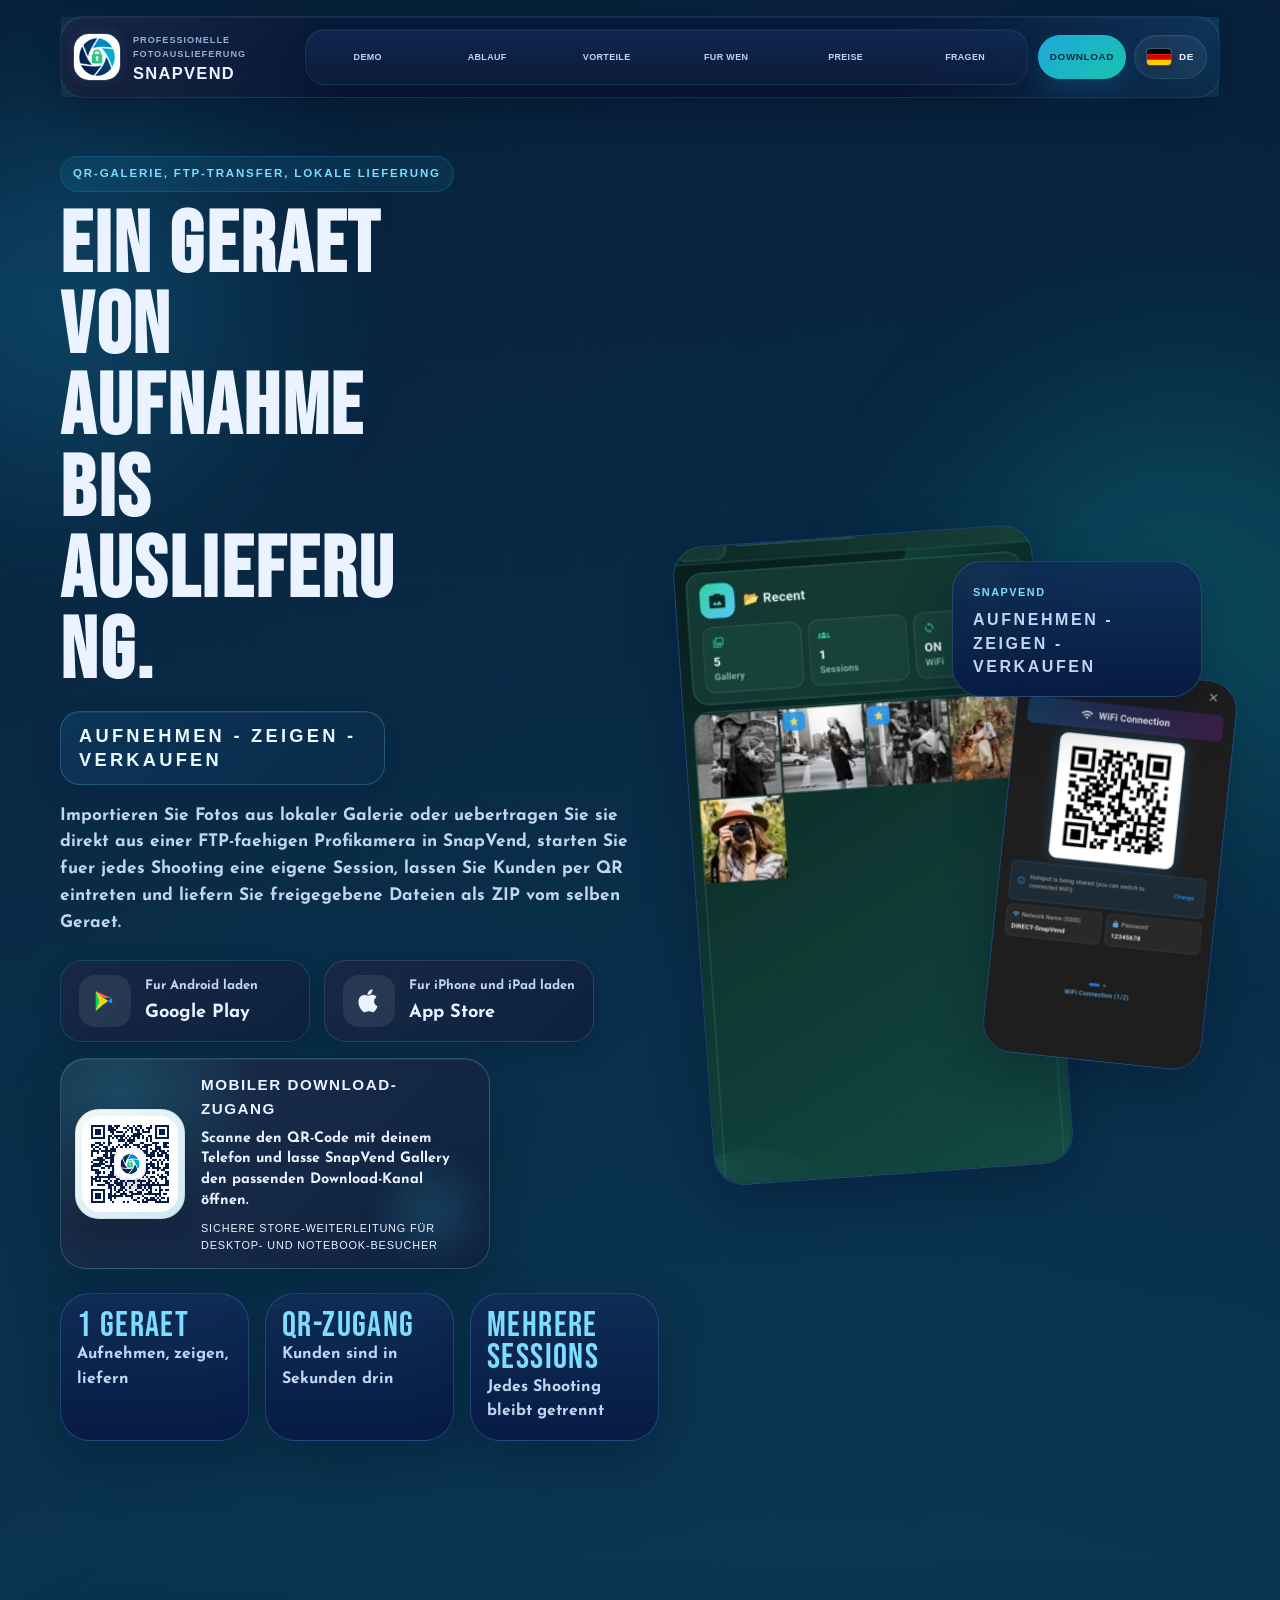
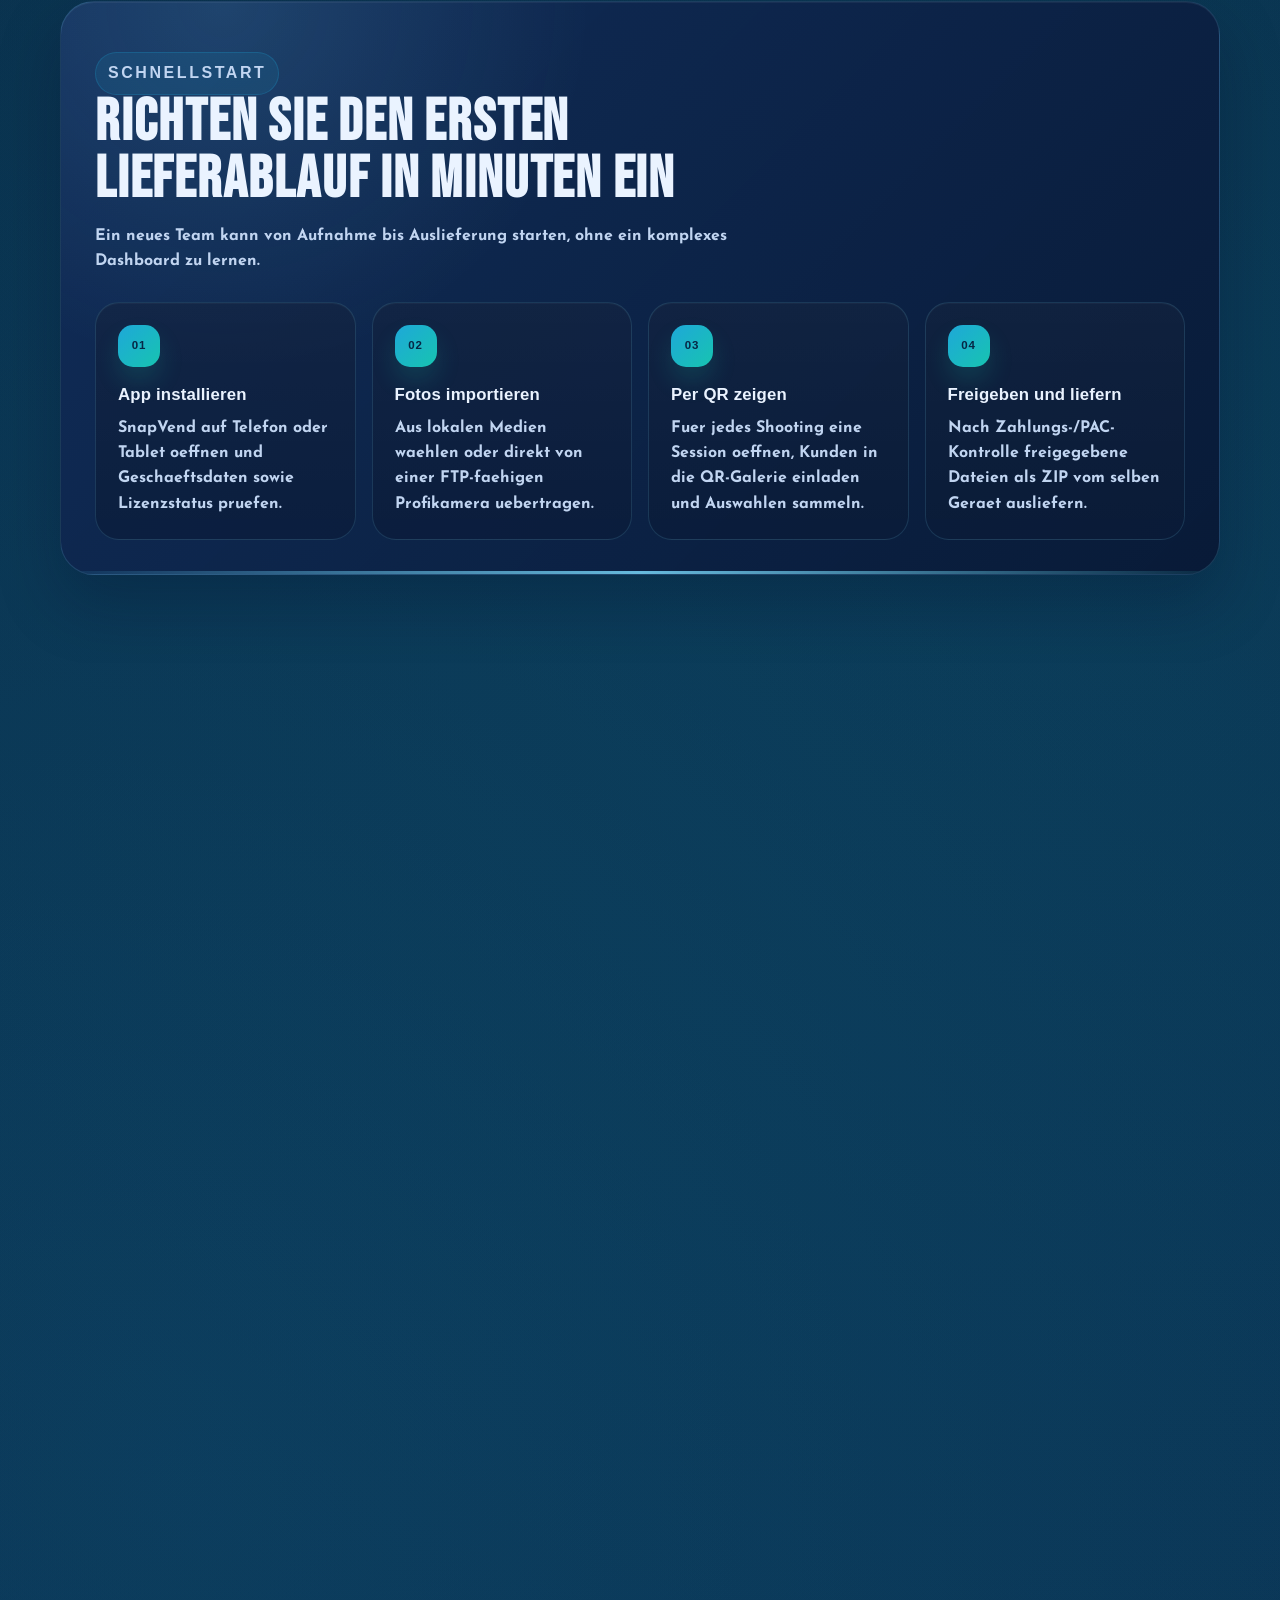
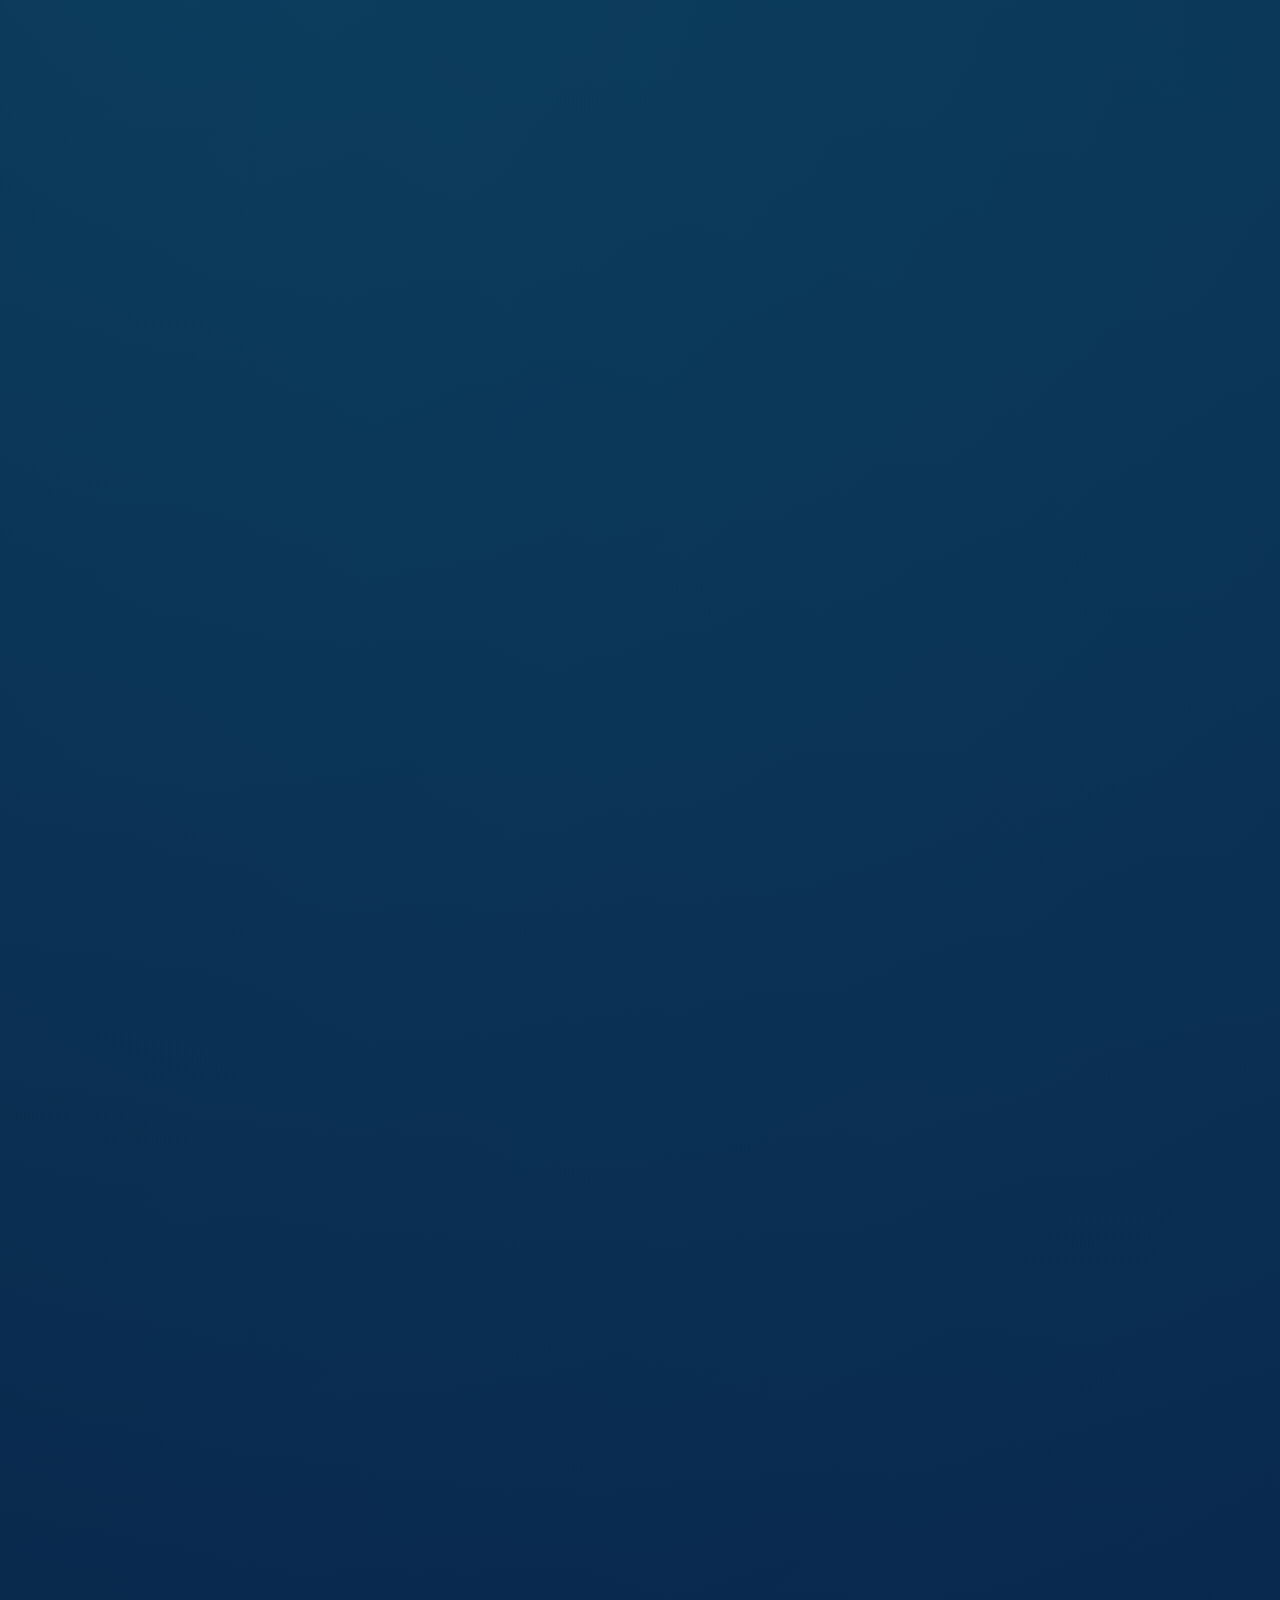
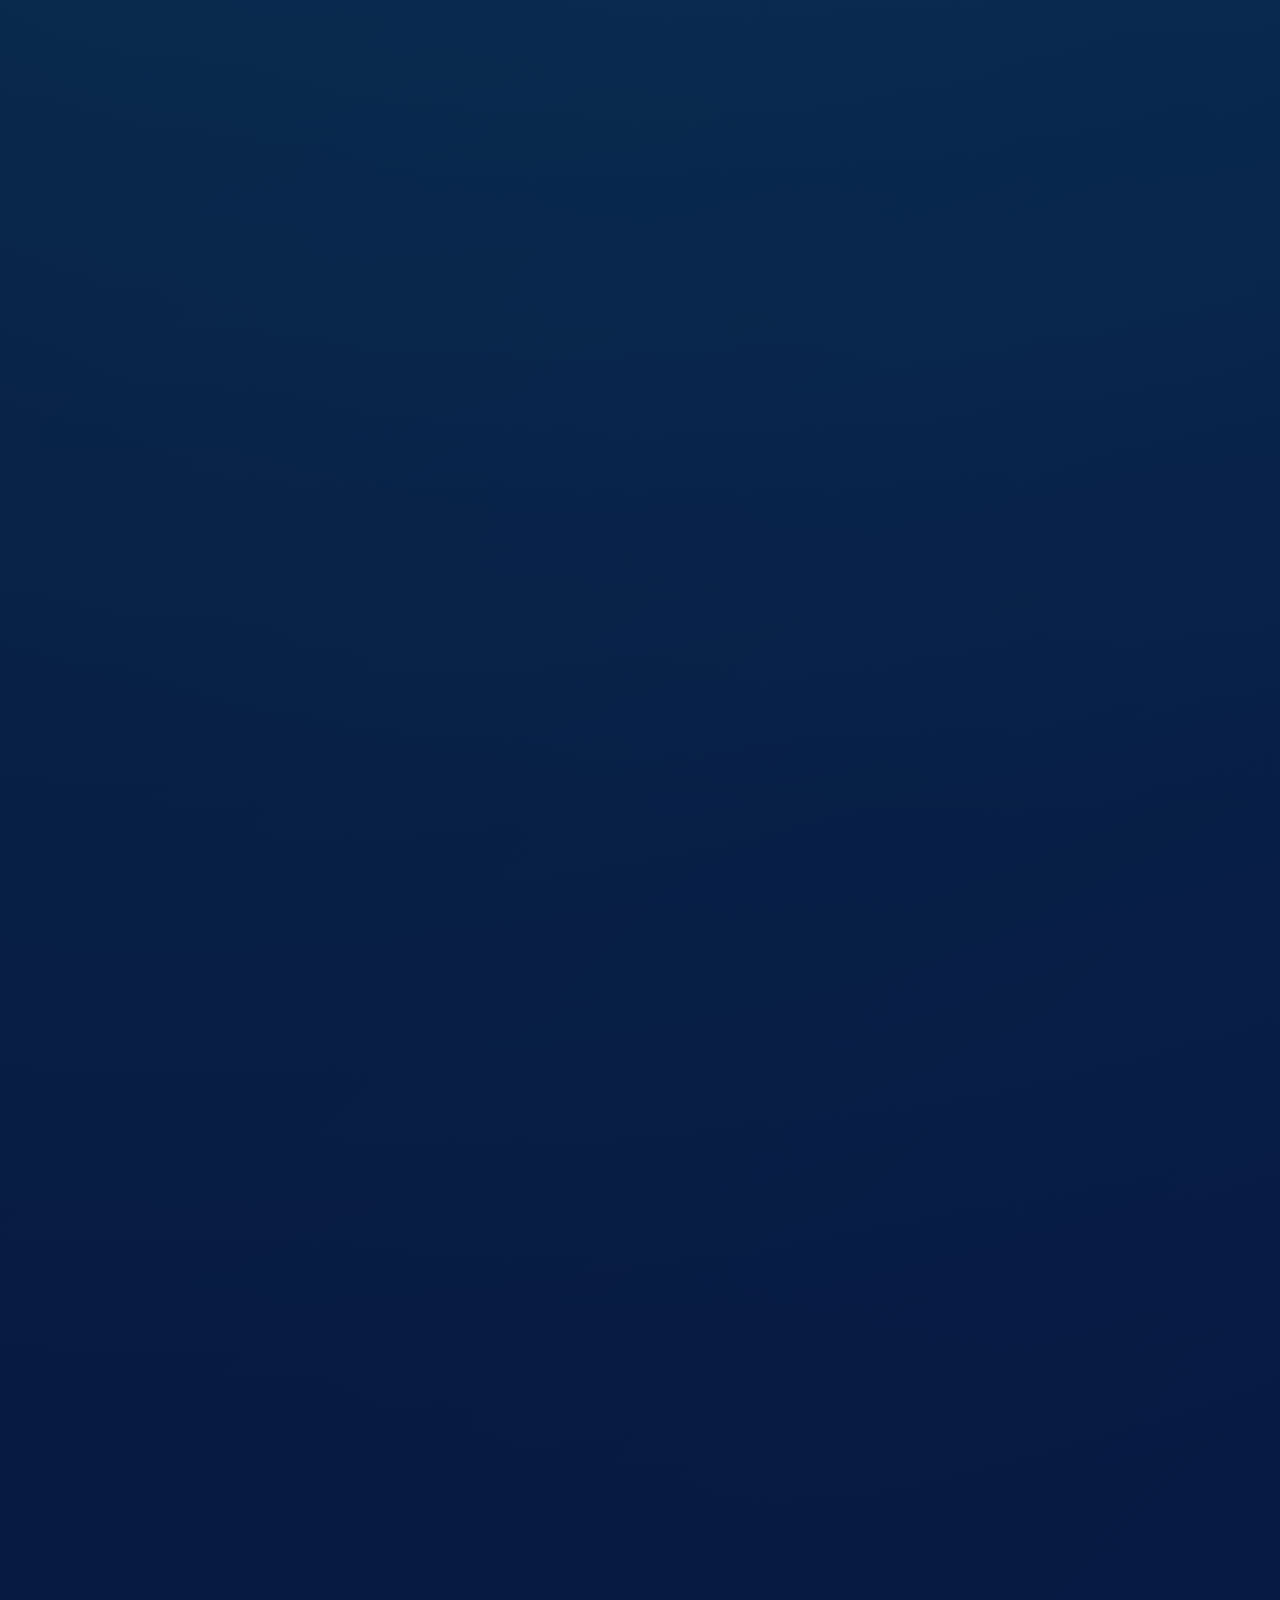
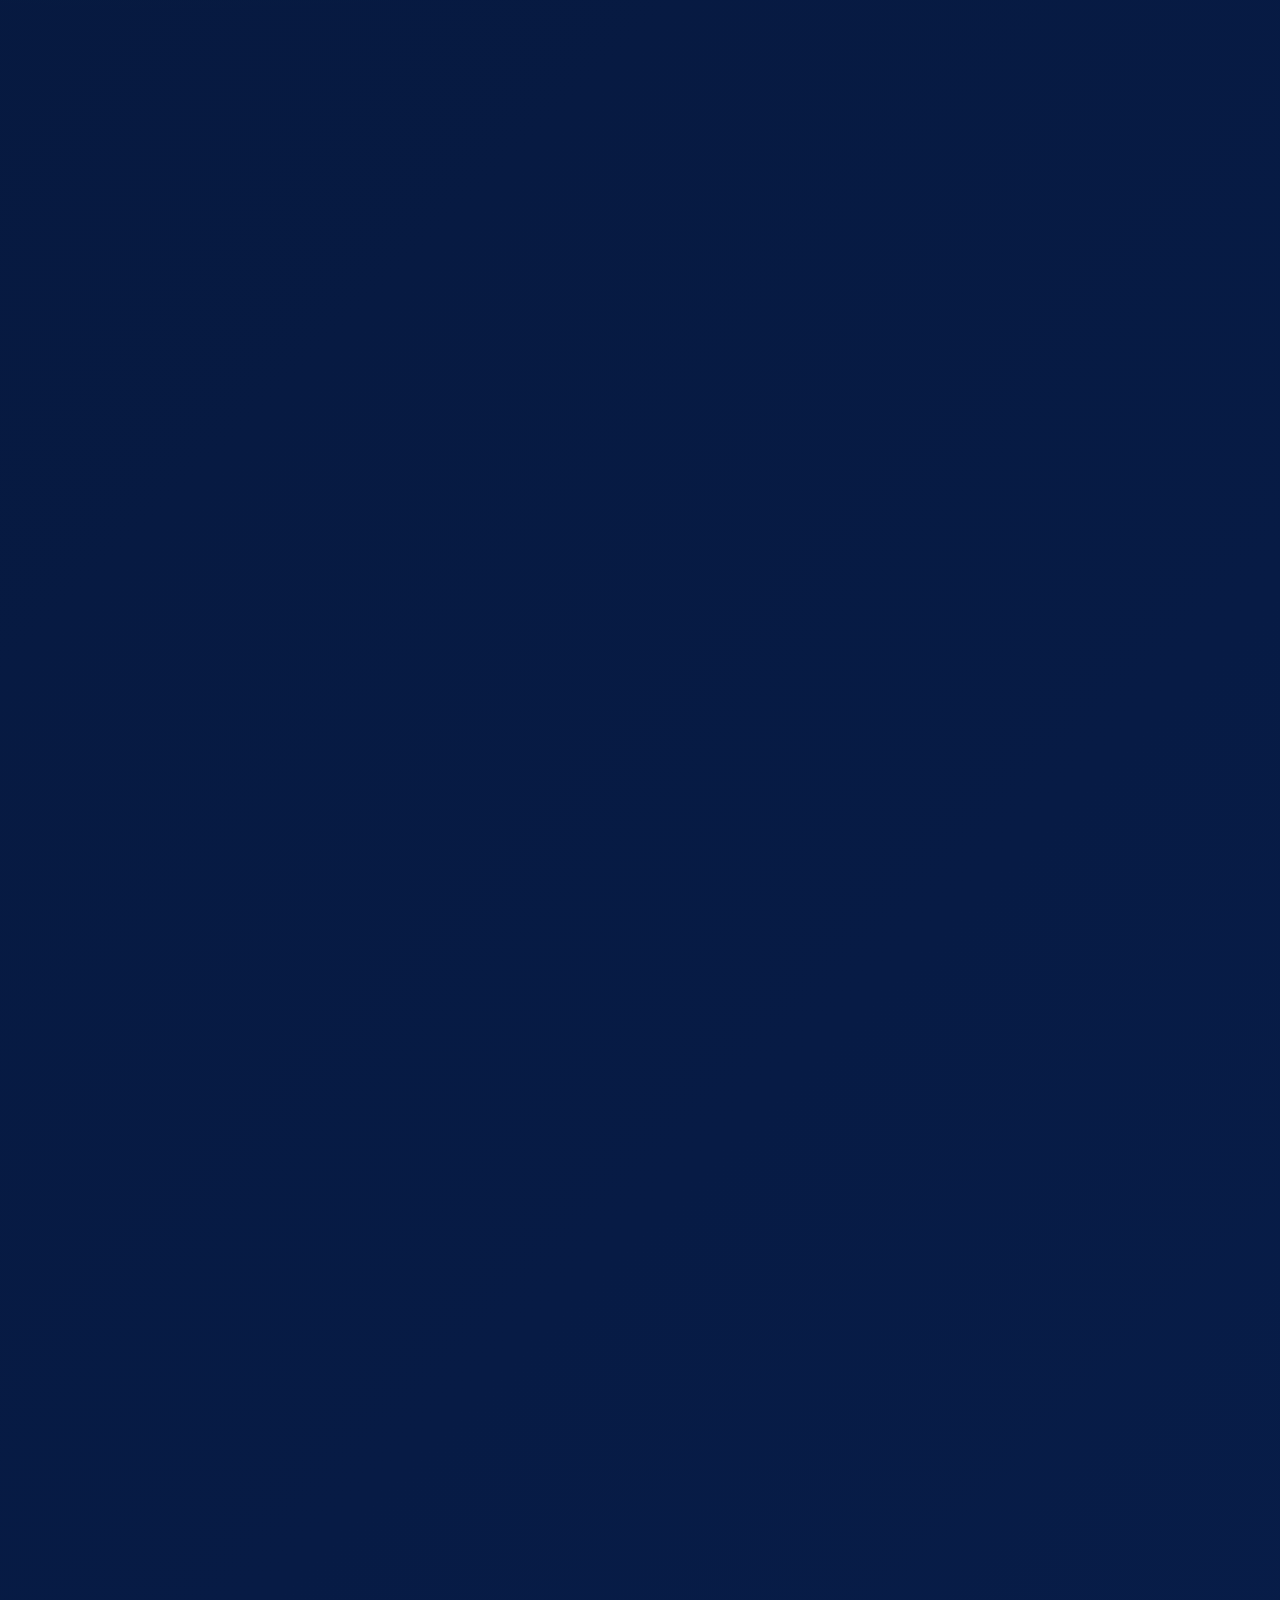
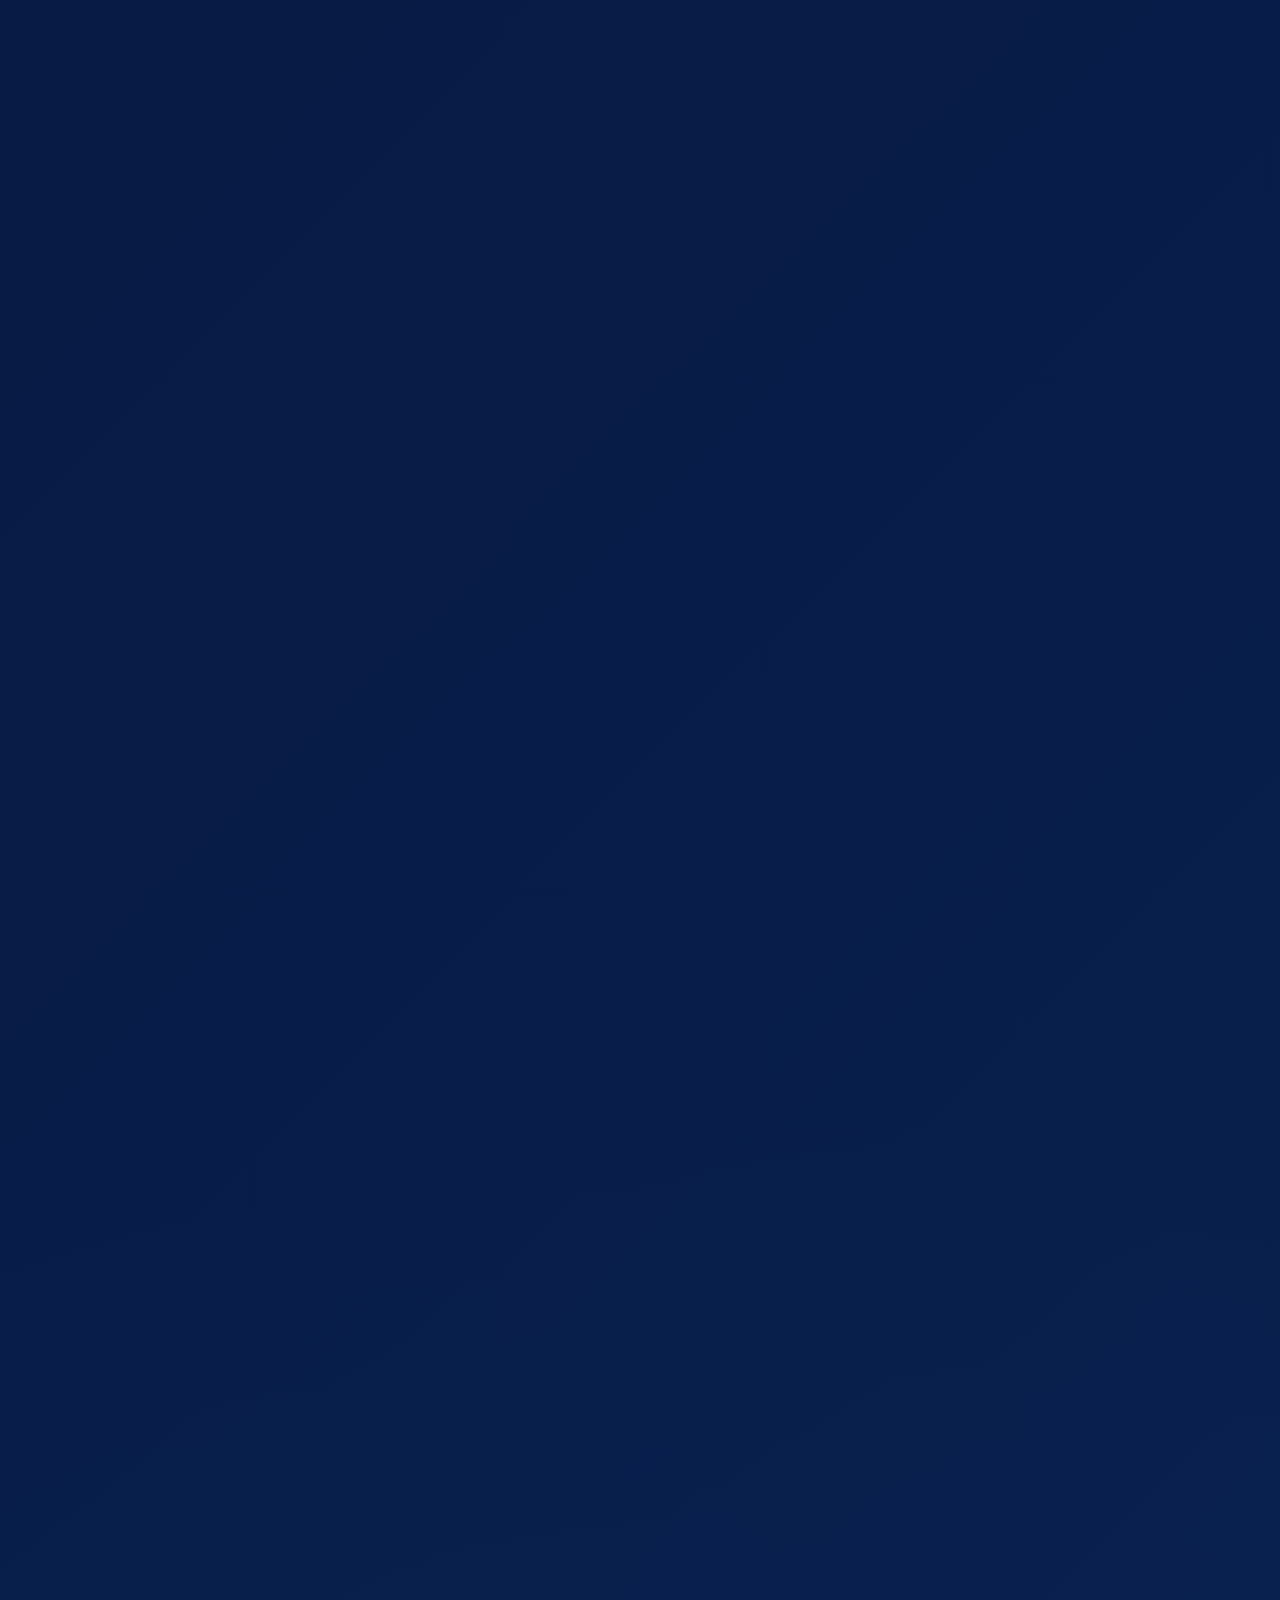
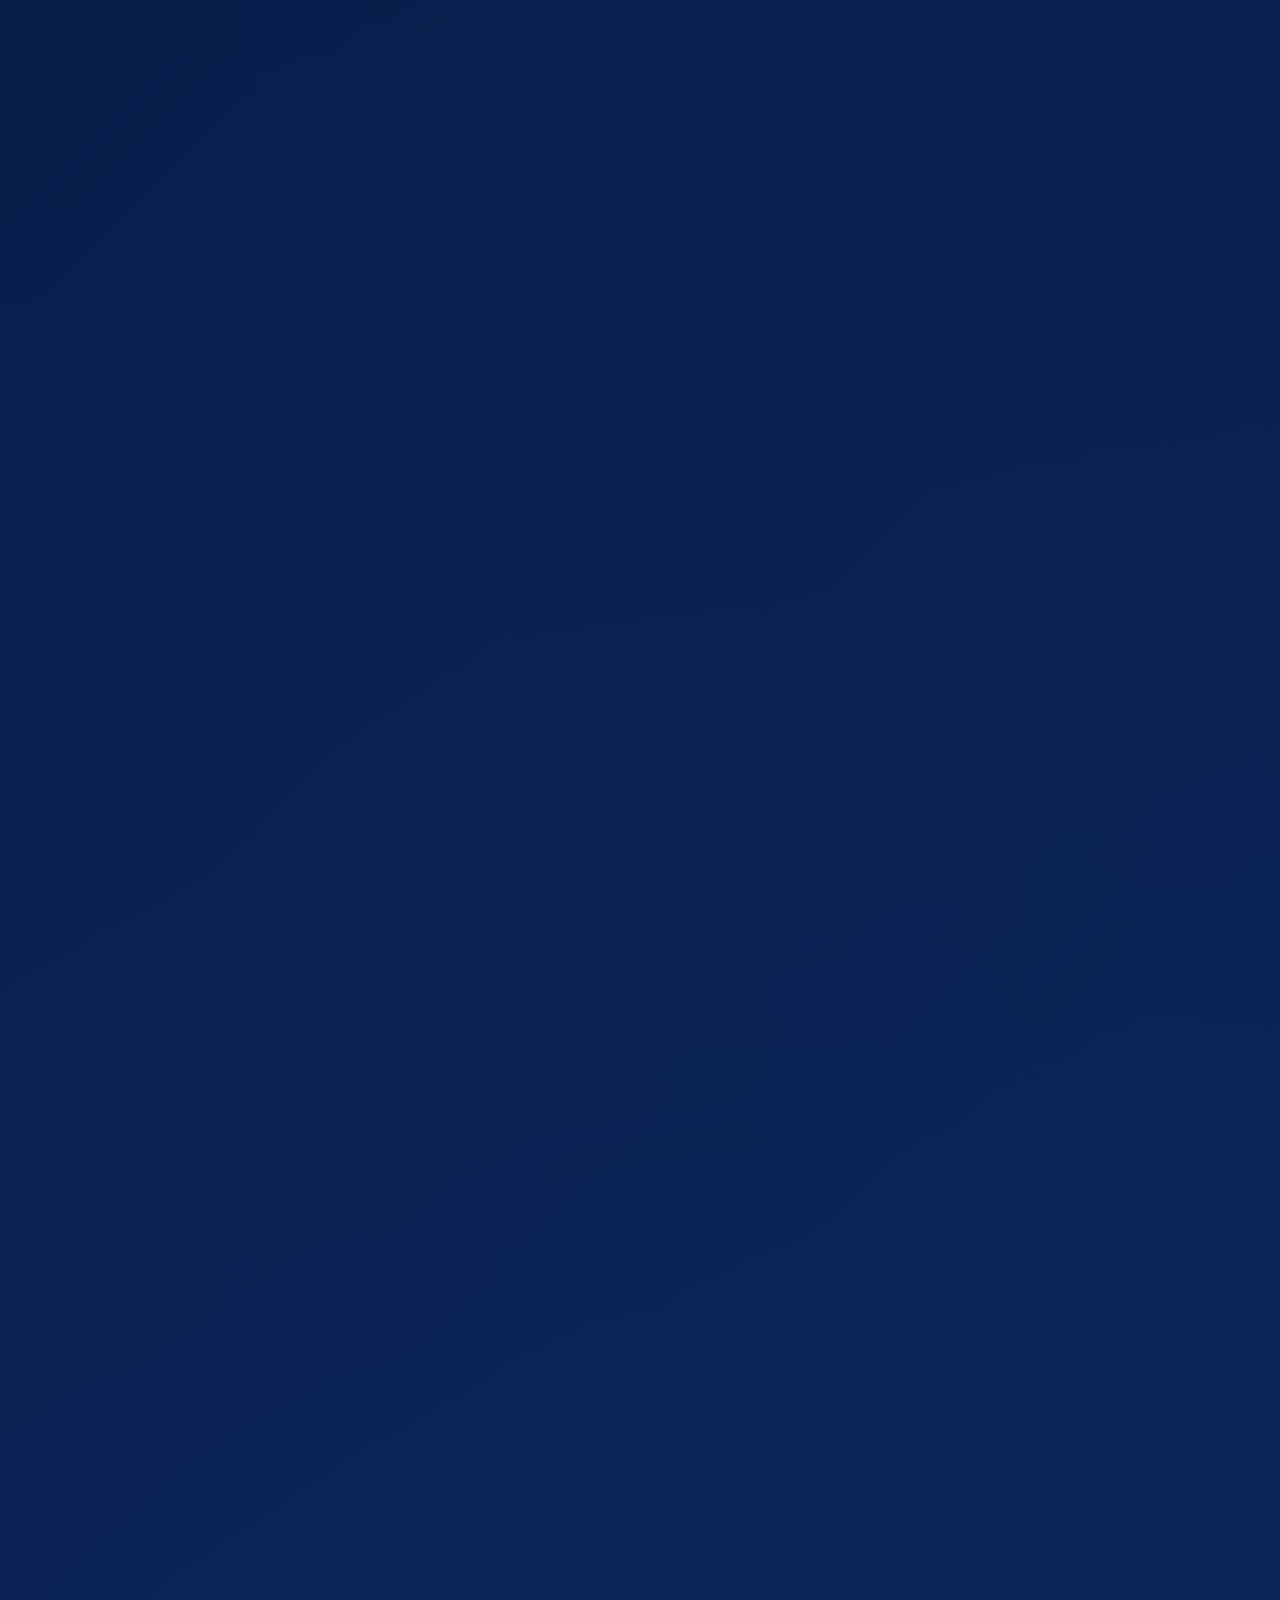
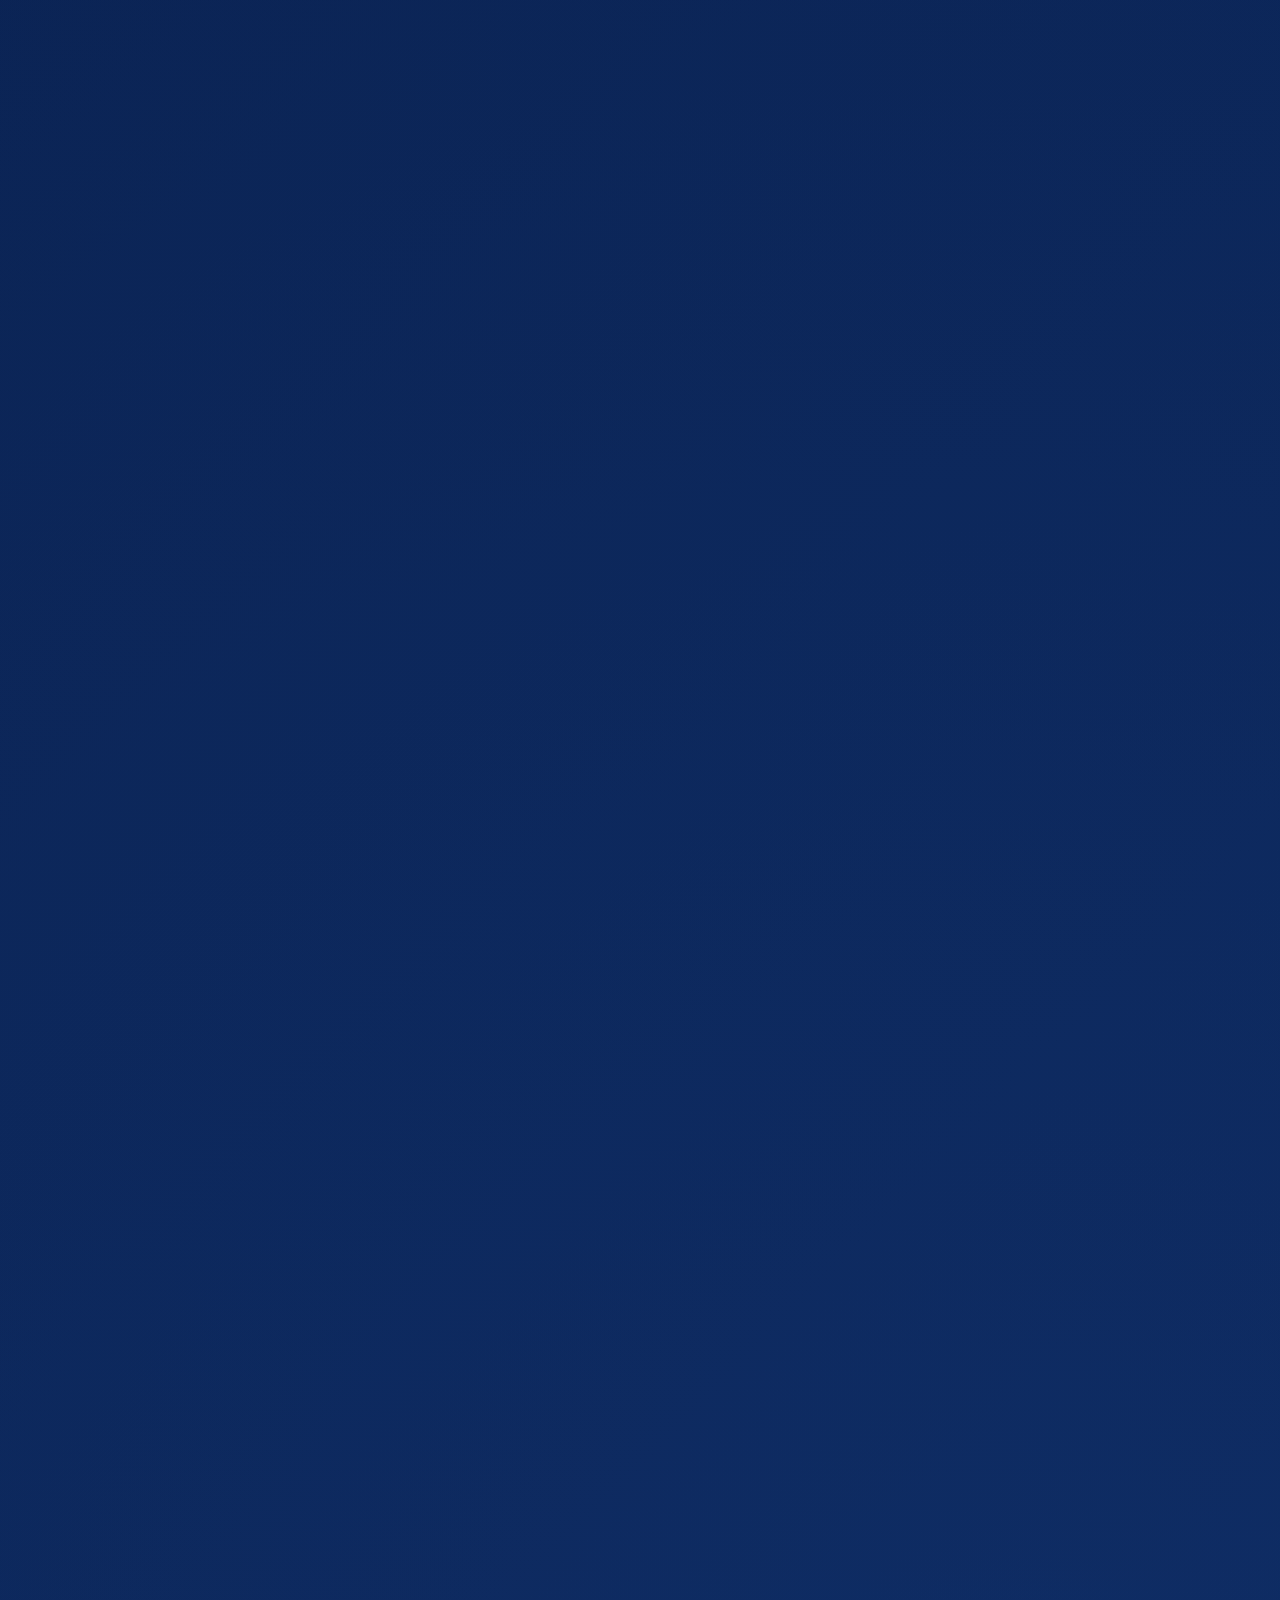
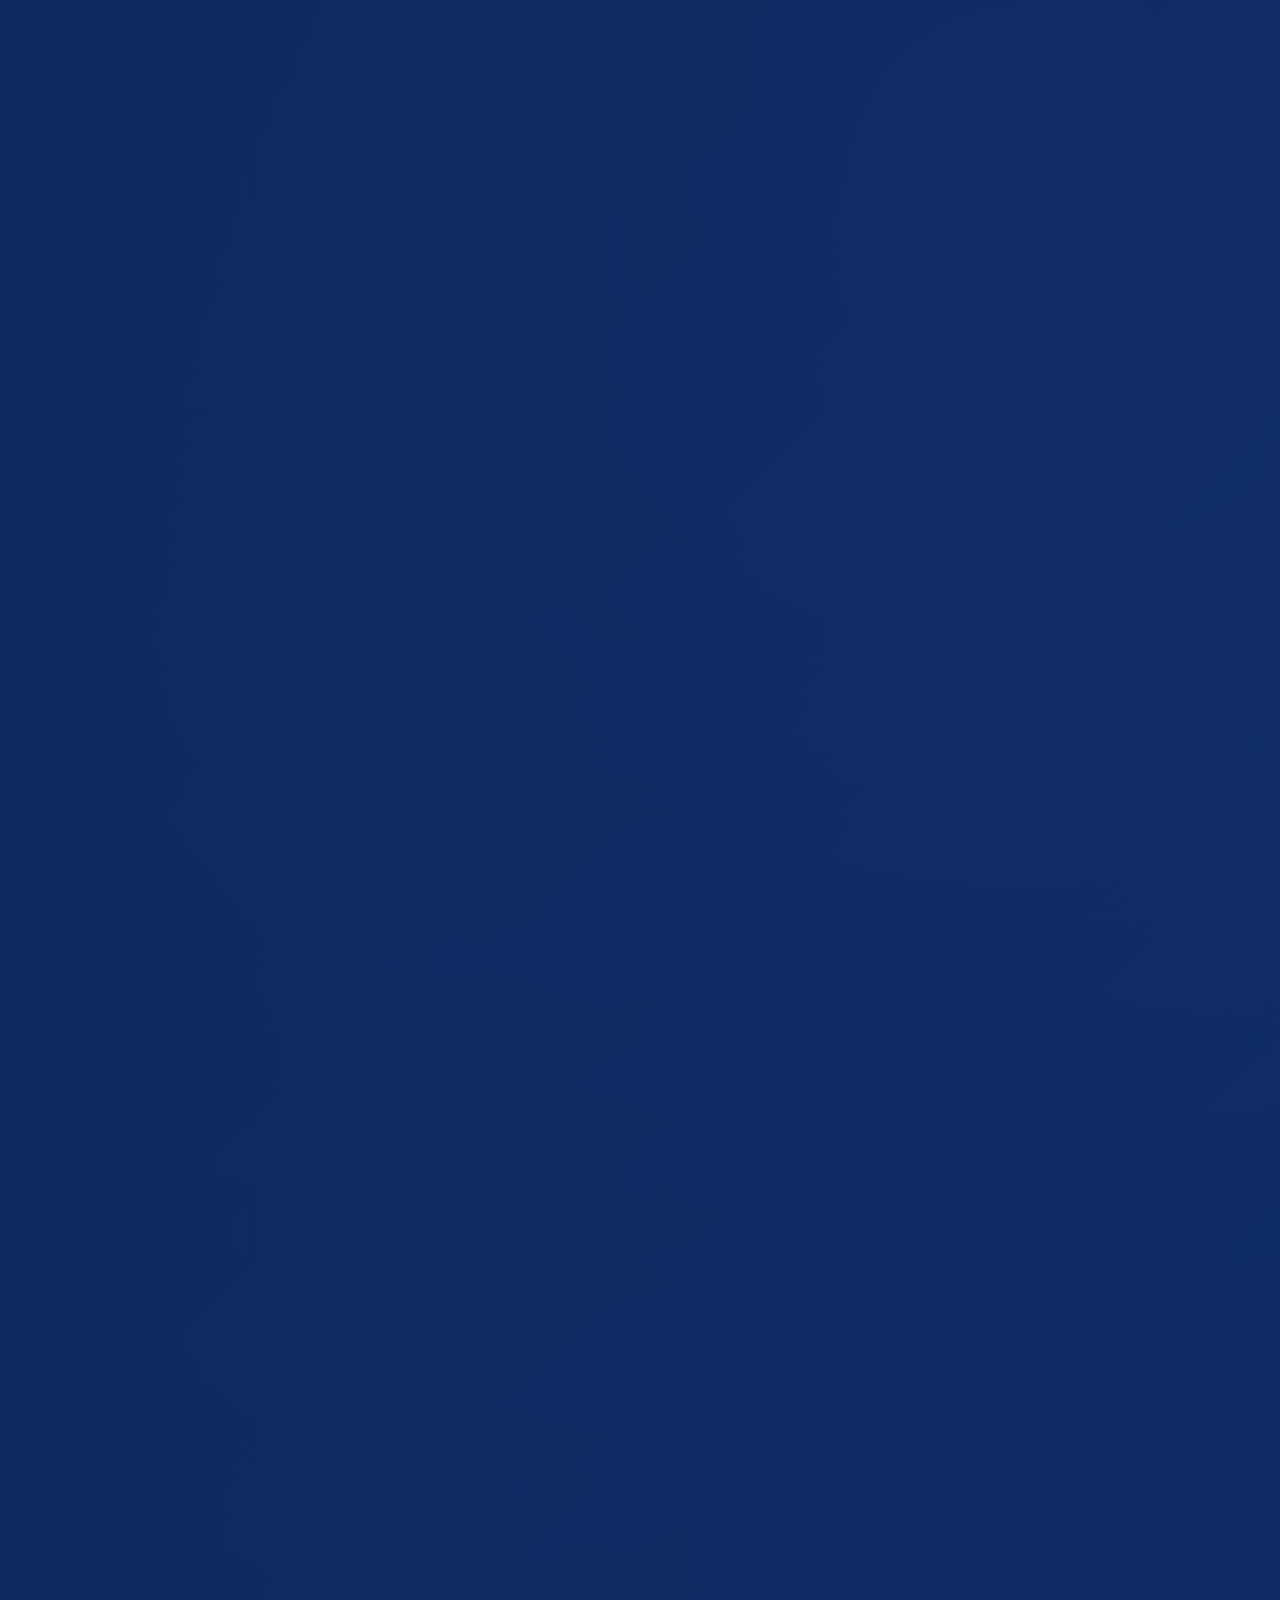
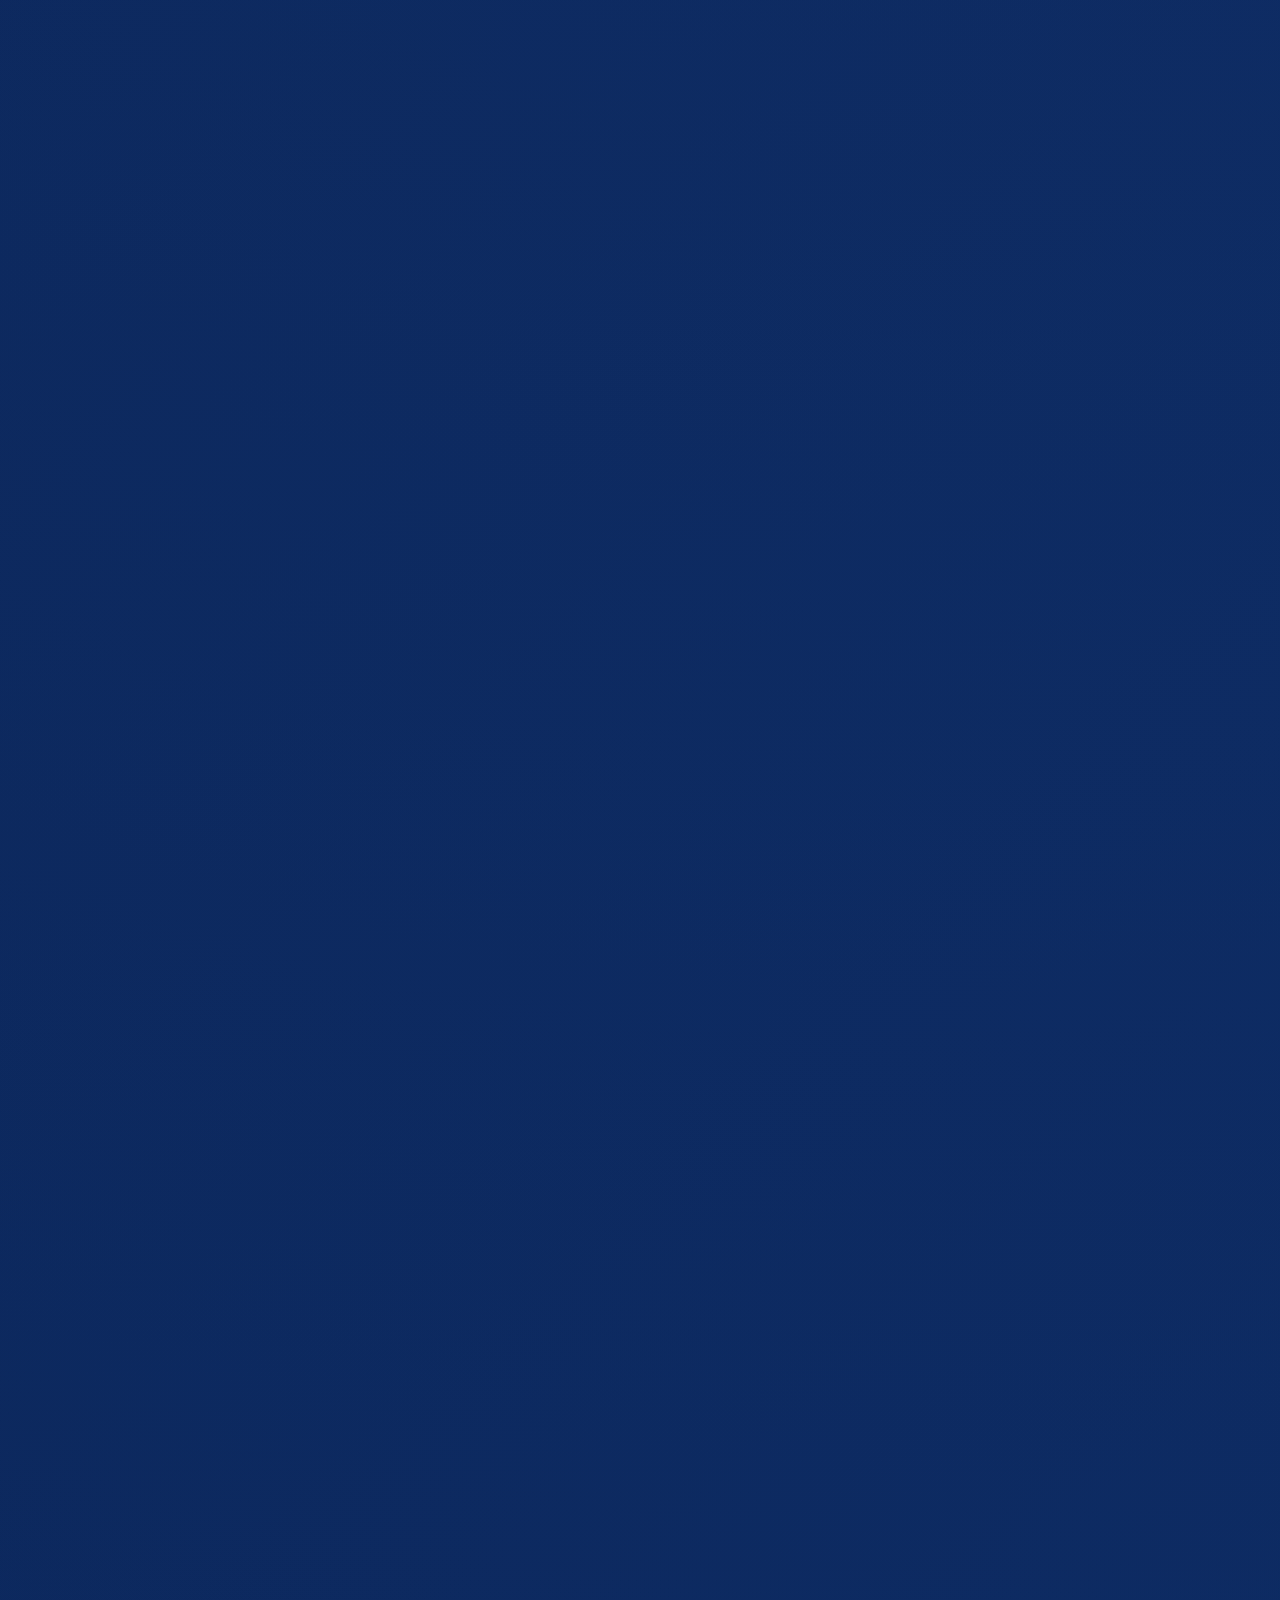
<file: de/index.html>
<!doctype html>
<html lang="de" dir="ltr" data-locale="de">
  <head>
    <meta charset="utf-8">
    <meta name="viewport" content="width=device-width, initial-scale=1">
    <title>SnapVend Gallery | QR-Galerie und lokale Fotoauslieferung</title>
    <meta name="description" content="SnapVend Gallery hilft Fotografen, QR-Galerie, FTP-Kameraimport, Kundenauswahl und ZIP-Auslieferung auf einem Telefon oder Tablet zu verwalten.">
    <meta name="keywords" content="SnapVend Gallery, SnapVend, snapvendgallery.com, SnapVend Gallery App, QR-Galerie-App für Fotografen, Fotoauslieferungs-App, Aufnehmen - Zeigen - Verkaufen, QR-Galerie, FTP-Transfer, lokale Lieferung, QR, Sessions und Lieferung in einem Ablauf, Ein kontrollierterer Vor-Ort-Ablauf als eine klassische Galerie-Freigabe, Fur professionelle Teams im Einsatz gebaut, Zeigen Sie die Einsatzablaufe, in denen SnapVend am starksten ist, Senden Sie Anfrage, Wunsch oder Partnerschaft direkt an uns, Ein klarerer Kundenablauf mit mehrsprachiger Unterstuetzung, Richten Sie den ersten Lieferablauf in Minuten ein, Neue Aufnahmen erscheinen auf dem Grossbildschirm, der Verkauf startet per QR, So funktioniert der Live-Ablauf, Verkauf, Druck und Lizenz in einem professionellen Ablauf, Kontrollierte Premium Nutzung mit 1 Telefon + 1 Tablet, Aus Profikamera importieren, Getrennte Session starten, Session-Galerie per QR oeffnen, Lokale Zahlung und PAC bestaetigen, ZIP liefern und Session verfolgen, Keine zusaetzliche App fuer den Kunden, Klare Ordnung durch Sessions, Verkauf und Lieferung auf einem Geraet, Mehr operative Kontrolle bei Live-Shootings, Klare Lizenz- und Geraeteregeln, Event- und Veranstaltungsbildschirm, Druckanfragen bei Hochzeiten, Fur TV, Tablet und Notebook, Die Kamera fotografiert und sendet per FTP an die App., Neue Bilder erscheinen automatisch in der Live-Prasentation., Der Kunde scannt den QR-Code und wahlt sein Foto., Gekaufte oder zum Druck gesendete Fotos verschwinden vom Live-Bildschirm., Live Verkaufsprasentation, Teamfreigabe und PAC Kontrolle, Druckvorbereitung fur Hochzeiten, Reports und Export, Bereit fur Google Play und App Store Abonnements, Gerateaktivierung und Geratewechsel-Ablauf, Eigener Firmenname, Logo und ZIP-Dateiname, Hochzeit und Event, Studio und Portrait, Schule, Sport und Unternehmen, Strasse, Touristenorte und mobile Portraits, Mobile Lieferteams, Website und erster Einstieg, Galerie und Kundenauswahl, Freigabe und Lieferung, App installieren, Fotos importieren, Per QR zeigen, Freigeben und liefern, Hochzeit und Gasteauswahl, Hochzeits-Druckliste, Studio Auswahlplatz, Schule und Sport, Portraitverkauf auf Strassen und Touristenorten, Eventstand fur Unternehmen, Hochzeits-Teams fur Druck und Lieferung, Schnelle Lieferteams, Markenorientierte Studios, Lokale Netzwerk Teams, Teams mit mehreren Sessions, Unbegrenzte taegliche Auslieferungen, Unbegrenzte Live-Praesentationen und Grossbild-Verkaufsanzeige, Unbegrenzte Druckwarteschlange / Druckbestellliste, Detaillierte Verkaufs-, Download- und Conversion-Berichte, Zahlungs-/PAC-Freigabe und ZIP-Auslieferung, Aktivierung fur 1 Telefon + 1 Tablet, Kaufwiederherstellung und Abo-Verwaltung, Alle operativen Funktionen von Premium monatlich, Bessere Gesamtkosten uber 12 Monate, 14 Tage Offline-Fenster fur verifizierte Lizenzen, Dauerhafte Nutzung fur intensive Hochzeits-, Event- und Einsatzteams, Live-Praesentation, Druckwarteschlange und Berichte ganzjaehrig unbegrenzt, Volle Kontrolle uber Branding und Lieferablauf, QR-Zugang, Sessions, Zahlung und Lieferung laufen in einem verbundenen Ablauf., Geeignet fuer Hochzeiten, Events, Studios und mobilen Portraitverkauf., Das lokale Netzwerkmodell bleibt schnell, kontrolliert und weniger von Internetabdeckung abhaengig., Allgemeine Anfrage, Demo Anfrage, Preise, Partnerschaft, Sonderwunsch">
    <meta name="robots" content="index,follow,max-image-preview:large,max-snippet:-1,max-video-preview:-1">
    <meta name="theme-color" content="#071b45">
    <meta http-equiv="content-language" content="de">
    <meta name="application-name" content="SnapVend Gallery">
    <meta property="og:site_name" content="SnapVend Gallery">
    <meta property="og:type" content="website">
    <meta property="og:title" content="SnapVend Gallery | QR-Galerie und lokale Fotoauslieferung">
    <meta property="og:description" content="SnapVend Gallery hilft Fotografen, QR-Galerie, FTP-Kameraimport, Kundenauswahl und ZIP-Auslieferung auf einem Telefon oder Tablet zu verwalten.">
    <meta property="og:url" content="https://snapvendgallery.com/de/">
    <meta property="og:image" content="https://snapvendgallery.com/assets/branding/app_icon_store_512.png">
    <meta property="og:image:alt" content="SnapVend Gallery | QR-Galerie und lokale Fotoauslieferung">
    <meta property="og:locale" content="de_DE">
    <meta name="twitter:card" content="summary_large_image">
    <meta name="twitter:title" content="SnapVend Gallery | QR-Galerie und lokale Fotoauslieferung">
    <meta name="twitter:description" content="SnapVend Gallery hilft Fotografen, QR-Galerie, FTP-Kameraimport, Kundenauswahl und ZIP-Auslieferung auf einem Telefon oder Tablet zu verwalten.">
    <meta name="twitter:image" content="https://snapvendgallery.com/assets/branding/app_icon_store_512.png">
    <meta name="twitter:image:alt" content="SnapVend Gallery | QR-Galerie und lokale Fotoauslieferung">
    <link rel="canonical" href="https://snapvendgallery.com/de/">
    <link rel="alternate" hreflang="x-default" href="https://snapvendgallery.com/">
    <link rel="alternate" hreflang="tr" href="https://snapvendgallery.com/">
    <link rel="alternate" hreflang="tr-TR" href="https://snapvendgallery.com/">
    <link rel="alternate" hreflang="en" href="https://snapvendgallery.com/en/">
    <link rel="alternate" hreflang="en-US" href="https://snapvendgallery.com/en/">
    <link rel="alternate" hreflang="en-GB" href="https://snapvendgallery.com/en/">
    <link rel="alternate" hreflang="en-CA" href="https://snapvendgallery.com/en/">
    <link rel="alternate" hreflang="en-AU" href="https://snapvendgallery.com/en/">
    <link rel="alternate" hreflang="es" href="https://snapvendgallery.com/es/">
    <link rel="alternate" hreflang="es-ES" href="https://snapvendgallery.com/es/">
    <link rel="alternate" hreflang="es-MX" href="https://snapvendgallery.com/es/">
    <link rel="alternate" hreflang="es-AR" href="https://snapvendgallery.com/es/">
    <link rel="alternate" hreflang="es-CO" href="https://snapvendgallery.com/es/">
    <link rel="alternate" hreflang="fr" href="https://snapvendgallery.com/fr/">
    <link rel="alternate" hreflang="fr-FR" href="https://snapvendgallery.com/fr/">
    <link rel="alternate" hreflang="fr-CA" href="https://snapvendgallery.com/fr/">
    <link rel="alternate" hreflang="fr-BE" href="https://snapvendgallery.com/fr/">
    <link rel="alternate" hreflang="fr-CH" href="https://snapvendgallery.com/fr/">
    <link rel="alternate" hreflang="de" href="https://snapvendgallery.com/de/">
    <link rel="alternate" hreflang="de-DE" href="https://snapvendgallery.com/de/">
    <link rel="alternate" hreflang="de-AT" href="https://snapvendgallery.com/de/">
    <link rel="alternate" hreflang="de-CH" href="https://snapvendgallery.com/de/">
    <link rel="alternate" hreflang="it" href="https://snapvendgallery.com/it/">
    <link rel="alternate" hreflang="it-IT" href="https://snapvendgallery.com/it/">
    <link rel="alternate" hreflang="it-CH" href="https://snapvendgallery.com/it/">
    <link rel="alternate" hreflang="pt" href="https://snapvendgallery.com/pt/">
    <link rel="alternate" hreflang="pt-BR" href="https://snapvendgallery.com/pt/">
    <link rel="alternate" hreflang="pt-PT" href="https://snapvendgallery.com/pt/">
    <link rel="alternate" hreflang="ru" href="https://snapvendgallery.com/ru/">
    <link rel="alternate" hreflang="ru-RU" href="https://snapvendgallery.com/ru/">
    <link rel="alternate" hreflang="ru-KZ" href="https://snapvendgallery.com/ru/">
    <link rel="alternate" hreflang="ar" href="https://snapvendgallery.com/ar/">
    <link rel="alternate" hreflang="ar-SA" href="https://snapvendgallery.com/ar/">
    <link rel="alternate" hreflang="ar-AE" href="https://snapvendgallery.com/ar/">
    <link rel="alternate" hreflang="ar-EG" href="https://snapvendgallery.com/ar/">
    <link rel="alternate" hreflang="hi" href="https://snapvendgallery.com/hi/">
    <link rel="alternate" hreflang="hi-IN" href="https://snapvendgallery.com/hi/">
    <link rel="alternate" hreflang="ja" href="https://snapvendgallery.com/ja/">
    <link rel="alternate" hreflang="ja-JP" href="https://snapvendgallery.com/ja/">
    <link rel="alternate" hreflang="zh" href="https://snapvendgallery.com/zh/">
    <link rel="alternate" hreflang="zh-CN" href="https://snapvendgallery.com/zh/">
    <link rel="alternate" hreflang="zh-SG" href="https://snapvendgallery.com/zh/">
    <link rel="icon" type="image/png" href="../assets/branding/snapvend_logo_square.png">
    <link rel="shortcut icon" href="../assets/branding/snapvend_logo_square.png">
    <link rel="apple-touch-icon" href="../assets/branding/snapvend_logo_square.png">
    <link rel="manifest" href="../manifest.webmanifest">
    <link rel="preload" href="../assets/fonts/BebasNeue-Regular.ttf" as="font" type="font/ttf" crossorigin>
    <link rel="preload" href="../assets/fonts/JosefinSans-Bold.ttf" as="font" type="font/ttf" crossorigin>
    <link rel="stylesheet" href="../styles.css?v=20260724084150">
    <script type="application/ld+json">{"@context":"https://schema.org","@graph":[{"@type":"Organization","@id":"https://snapvendgallery.com/#organization","name":"SnapVend Gallery","alternateName":["SnapVend","SnapVend QR Gallery","SnapVend Photo Delivery"],"description":"SnapVend Gallery hilft Fotografen, QR-Galerie, FTP-Kameraimport, Kundenauswahl und ZIP-Auslieferung auf einem Telefon oder Tablet zu verwalten.","disambiguatingDescription":"SnapVend Gallery ist die auf snapvendgallery.com veröffentlichte QR-Galerie- und lokale Fotoauslieferungs-App für Fotografen.","slogan":"Aufnehmen - Zeigen - Verkaufen","url":"https://snapvendgallery.com/","logo":{"@type":"ImageObject","url":"https://snapvendgallery.com/assets/branding/snapvend_logo_square.png"},"image":"https://snapvendgallery.com/assets/branding/snapvend_logo_square.png","sameAs":["https://snapvendgallery.com/","https://play.google.com/store/apps/details?id=com.snapvend.gallery","https://apps.apple.com/us/app/snapvend-gallery/id6764613281"],"contactPoint":[{"@id":"https://snapvendgallery.com/#sales-contact"}]},{"@type":"ContactPoint","@id":"https://snapvendgallery.com/#sales-contact","contactType":"sales","email":"snapvendinfo@gmail.com","url":"mailto:snapvendinfo@gmail.com","availableLanguage":["Türkisch","Englisch","Spanisch","Französisch","Deutsch","Italienisch","Portugiesisch","Russisch","Arabisch","Hindi","Japanisch","Chinesisch"]},{"@type":"WebSite","@id":"https://snapvendgallery.com/#website","url":"https://snapvendgallery.com/","name":"SnapVend Gallery","alternateName":"SnapVend","inLanguage":"de","publisher":{"@id":"https://snapvendgallery.com/#organization"}},{"@type":"WebPage","@id":"https://snapvendgallery.com/de/#webpage","url":"https://snapvendgallery.com/de/","name":"SnapVend Gallery | QR-Galerie und lokale Fotoauslieferung","description":"SnapVend Gallery hilft Fotografen, QR-Galerie, FTP-Kameraimport, Kundenauswahl und ZIP-Auslieferung auf einem Telefon oder Tablet zu verwalten.","inLanguage":"de","isPartOf":{"@id":"https://snapvendgallery.com/#website"},"about":{"@id":"https://snapvendgallery.com/de/#app"},"mainEntity":{"@id":"https://snapvendgallery.com/de/#app"},"primaryImageOfPage":{"@type":"ImageObject","url":"https://snapvendgallery.com/assets/branding/snapvend_logo_square.png"},"keywords":"SnapVend Gallery, SnapVend, snapvendgallery.com, SnapVend Gallery App, QR-Galerie-App für Fotografen, Fotoauslieferungs-App, Aufnehmen - Zeigen - Verkaufen, QR-Galerie, FTP-Transfer, lokale Lieferung, QR, Sessions und Lieferung in einem Ablauf, Ein kontrollierterer Vor-Ort-Ablauf als eine klassische Galerie-Freigabe, Fur professionelle Teams im Einsatz gebaut, Zeigen Sie die Einsatzablaufe, in denen SnapVend am starksten ist, Senden Sie Anfrage, Wunsch oder Partnerschaft direkt an uns, Ein klarerer Kundenablauf mit mehrsprachiger Unterstuetzung, Richten Sie den ersten Lieferablauf in Minuten ein, Neue Aufnahmen erscheinen auf dem Grossbildschirm, der Verkauf startet per QR, So funktioniert der Live-Ablauf, Verkauf, Druck und Lizenz in einem professionellen Ablauf, Kontrollierte Premium Nutzung mit 1 Telefon + 1 Tablet, Aus Profikamera importieren, Getrennte Session starten, Session-Galerie per QR oeffnen, Lokale Zahlung und PAC bestaetigen, ZIP liefern und Session verfolgen, Keine zusaetzliche App fuer den Kunden, Klare Ordnung durch Sessions, Verkauf und Lieferung auf einem Geraet, Mehr operative Kontrolle bei Live-Shootings, Klare Lizenz- und Geraeteregeln, Event- und Veranstaltungsbildschirm, Druckanfragen bei Hochzeiten, Fur TV, Tablet und Notebook, Die Kamera fotografiert und sendet per FTP an die App., Neue Bilder erscheinen automatisch in der Live-Prasentation., Der Kunde scannt den QR-Code und wahlt sein Foto., Gekaufte oder zum Druck gesendete Fotos verschwinden vom Live-Bildschirm., Live Verkaufsprasentation, Teamfreigabe und PAC Kontrolle, Druckvorbereitung fur Hochzeiten, Reports und Export, Bereit fur Google Play und App Store Abonnements, Gerateaktivierung und Geratewechsel-Ablauf, Eigener Firmenname, Logo und ZIP-Dateiname, Hochzeit und Event, Studio und Portrait, Schule, Sport und Unternehmen, Strasse, Touristenorte und mobile Portraits, Mobile Lieferteams, Website und erster Einstieg, Galerie und Kundenauswahl, Freigabe und Lieferung, App installieren, Fotos importieren, Per QR zeigen, Freigeben und liefern, Hochzeit und Gasteauswahl, Hochzeits-Druckliste, Studio Auswahlplatz, Schule und Sport, Portraitverkauf auf Strassen und Touristenorten, Eventstand fur Unternehmen, Hochzeits-Teams fur Druck und Lieferung, Schnelle Lieferteams, Markenorientierte Studios, Lokale Netzwerk Teams, Teams mit mehreren Sessions, Unbegrenzte taegliche Auslieferungen, Unbegrenzte Live-Praesentationen und Grossbild-Verkaufsanzeige, Unbegrenzte Druckwarteschlange / Druckbestellliste, Detaillierte Verkaufs-, Download- und Conversion-Berichte, Zahlungs-/PAC-Freigabe und ZIP-Auslieferung, Aktivierung fur 1 Telefon + 1 Tablet, Kaufwiederherstellung und Abo-Verwaltung, Alle operativen Funktionen von Premium monatlich, Bessere Gesamtkosten uber 12 Monate, 14 Tage Offline-Fenster fur verifizierte Lizenzen, Dauerhafte Nutzung fur intensive Hochzeits-, Event- und Einsatzteams, Live-Praesentation, Druckwarteschlange und Berichte ganzjaehrig unbegrenzt, Volle Kontrolle uber Branding und Lieferablauf, QR-Zugang, Sessions, Zahlung und Lieferung laufen in einem verbundenen Ablauf., Geeignet fuer Hochzeiten, Events, Studios und mobilen Portraitverkauf., Das lokale Netzwerkmodell bleibt schnell, kontrolliert und weniger von Internetabdeckung abhaengig., Allgemeine Anfrage, Demo Anfrage, Preise, Partnerschaft, Sonderwunsch","hasPart":[{"@id":"https://snapvendgallery.com/de/#audience"},{"@id":"https://snapvendgallery.com/de/#language-support-benefits"},{"@id":"https://snapvendgallery.com/de/#why-snapvend"},{"@id":"https://snapvendgallery.com/de/#live-presentation"},{"@id":"https://snapvendgallery.com/de/#field-operations"},{"@id":"https://snapvendgallery.com/de/#quick-start"},{"@id":"https://snapvendgallery.com/de/#use-cases"},{"@id":"https://snapvendgallery.com/de/#reference-profiles"},{"@id":"https://snapvendgallery.com/de/#faq"},{"@id":"https://snapvendgallery.com/de/#contact-page"},{"@id":"https://snapvendgallery.com/de/#contact-topics"},{"@id":"https://snapvendgallery.com/de/#why-snapvend-points"},{"@id":"https://snapvendgallery.com/de/#supported-languages"}]},{"@type":"SoftwareApplication","@id":"https://snapvendgallery.com/de/#app","name":"SnapVend Gallery","alternateName":["SnapVend","SnapVend QR Gallery","SnapVend Photographer Gallery"],"description":"SnapVend Gallery hilft Fotografen, QR-Galerie, FTP-Kameraimport, Kundenauswahl und ZIP-Auslieferung auf einem Telefon oder Tablet zu verwalten.","disambiguatingDescription":"SnapVend Gallery ist eine mobile QR-Galerie-App mit FTP-Kameraimport und lokaler ZIP-Auslieferung für Fotografen.","applicationCategory":"BusinessApplication","applicationSubCategory":"Fotoablauf, Druckverwaltung und Auslieferung","applicationSuite":"SnapVend Gallery","identifier":"com.snapvend.gallery","operatingSystem":"ANDROID, IOS","inLanguage":"de","availableLanguage":["Türkisch","Englisch","Spanisch","Französisch","Deutsch","Italienisch","Portugiesisch","Russisch","Arabisch","Hindi","Japanisch","Chinesisch"],"url":"https://snapvendgallery.com/de/","mainEntityOfPage":"https://snapvendgallery.com/de/","image":"https://snapvendgallery.com/assets/branding/snapvend_logo_square.png","screenshot":["https://snapvendgallery.com/assets/marketing/google_play/web/01_gallery_dashboard_hero.jpg","https://snapvendgallery.com/assets/marketing/google_play/web/02_session_qr_access_hero.png","https://snapvendgallery.com/assets/marketing/google_play/web/05_ftp_server_settings_web.png","https://snapvendgallery.com/assets/marketing/google_play/web/01_gallery_dashboard_web.png","https://snapvendgallery.com/assets/marketing/google_play/web/03_browser_gallery_selection_web.png","https://snapvendgallery.com/assets/marketing/google_play/web/06_customer_gallery_selection_en_web.png","https://snapvendgallery.com/assets/marketing/google_play/web/04_payment_approval_flow_web.png","https://snapvendgallery.com/assets/marketing/google_play/web/07_reports_dashboard_web.png"],"keywords":"SnapVend Gallery, SnapVend, snapvendgallery.com, SnapVend Gallery App, QR-Galerie-App für Fotografen, Fotoauslieferungs-App, Aufnehmen - Zeigen - Verkaufen, QR-Galerie, FTP-Transfer, lokale Lieferung, QR, Sessions und Lieferung in einem Ablauf, Ein kontrollierterer Vor-Ort-Ablauf als eine klassische Galerie-Freigabe, Fur professionelle Teams im Einsatz gebaut, Zeigen Sie die Einsatzablaufe, in denen SnapVend am starksten ist, Senden Sie Anfrage, Wunsch oder Partnerschaft direkt an uns, Ein klarerer Kundenablauf mit mehrsprachiger Unterstuetzung, Richten Sie den ersten Lieferablauf in Minuten ein, Neue Aufnahmen erscheinen auf dem Grossbildschirm, der Verkauf startet per QR, So funktioniert der Live-Ablauf, Verkauf, Druck und Lizenz in einem professionellen Ablauf, Kontrollierte Premium Nutzung mit 1 Telefon + 1 Tablet, Aus Profikamera importieren, Getrennte Session starten, Session-Galerie per QR oeffnen, Lokale Zahlung und PAC bestaetigen, ZIP liefern und Session verfolgen, Keine zusaetzliche App fuer den Kunden, Klare Ordnung durch Sessions, Verkauf und Lieferung auf einem Geraet, Mehr operative Kontrolle bei Live-Shootings, Klare Lizenz- und Geraeteregeln, Event- und Veranstaltungsbildschirm, Druckanfragen bei Hochzeiten, Fur TV, Tablet und Notebook, Die Kamera fotografiert und sendet per FTP an die App., Neue Bilder erscheinen automatisch in der Live-Prasentation., Der Kunde scannt den QR-Code und wahlt sein Foto., Gekaufte oder zum Druck gesendete Fotos verschwinden vom Live-Bildschirm., Live Verkaufsprasentation, Teamfreigabe und PAC Kontrolle, Druckvorbereitung fur Hochzeiten, Reports und Export, Bereit fur Google Play und App Store Abonnements, Gerateaktivierung und Geratewechsel-Ablauf, Eigener Firmenname, Logo und ZIP-Dateiname, Hochzeit und Event, Studio und Portrait, Schule, Sport und Unternehmen, Strasse, Touristenorte und mobile Portraits, Mobile Lieferteams, Website und erster Einstieg, Galerie und Kundenauswahl, Freigabe und Lieferung, App installieren, Fotos importieren, Per QR zeigen, Freigeben und liefern, Hochzeit und Gasteauswahl, Hochzeits-Druckliste, Studio Auswahlplatz, Schule und Sport, Portraitverkauf auf Strassen und Touristenorten, Eventstand fur Unternehmen, Hochzeits-Teams fur Druck und Lieferung, Schnelle Lieferteams, Markenorientierte Studios, Lokale Netzwerk Teams, Teams mit mehreren Sessions, Unbegrenzte taegliche Auslieferungen, Unbegrenzte Live-Praesentationen und Grossbild-Verkaufsanzeige, Unbegrenzte Druckwarteschlange / Druckbestellliste, Detaillierte Verkaufs-, Download- und Conversion-Berichte, Zahlungs-/PAC-Freigabe und ZIP-Auslieferung, Aktivierung fur 1 Telefon + 1 Tablet, Kaufwiederherstellung und Abo-Verwaltung, Alle operativen Funktionen von Premium monatlich, Bessere Gesamtkosten uber 12 Monate, 14 Tage Offline-Fenster fur verifizierte Lizenzen, Dauerhafte Nutzung fur intensive Hochzeits-, Event- und Einsatzteams, Live-Praesentation, Druckwarteschlange und Berichte ganzjaehrig unbegrenzt, Volle Kontrolle uber Branding und Lieferablauf, QR-Zugang, Sessions, Zahlung und Lieferung laufen in einem verbundenen Ablauf., Geeignet fuer Hochzeiten, Events, Studios und mobilen Portraitverkauf., Das lokale Netzwerkmodell bleibt schnell, kontrolliert und weniger von Internetabdeckung abhaengig., Allgemeine Anfrage, Demo Anfrage, Preise, Partnerschaft, Sonderwunsch","brand":{"@type":"Brand","name":"SnapVend Gallery","alternateName":"SnapVend"},"publisher":{"@id":"https://snapvendgallery.com/#organization"},"isAccessibleForFree":true,"featureList":["Aus Profikamera importieren","Getrennte Session starten","Session-Galerie per QR oeffnen","Lokale Zahlung und PAC bestaetigen","ZIP liefern und Session verfolgen","Keine zusaetzliche App fuer den Kunden","Klare Ordnung durch Sessions","Verkauf und Lieferung auf einem Geraet","Mehr operative Kontrolle bei Live-Shootings","Klare Lizenz- und Geraeteregeln","Event- und Veranstaltungsbildschirm","Druckanfragen bei Hochzeiten","Fur TV, Tablet und Notebook","Die Kamera fotografiert und sendet per FTP an die App.","Neue Bilder erscheinen automatisch in der Live-Prasentation.","Der Kunde scannt den QR-Code und wahlt sein Foto.","Gekaufte oder zum Druck gesendete Fotos verschwinden vom Live-Bildschirm.","Live Verkaufsprasentation","Teamfreigabe und PAC Kontrolle","Druckvorbereitung fur Hochzeiten","Reports und Export","Bereit fur Google Play und App Store Abonnements","Gerateaktivierung und Geratewechsel-Ablauf","Eigener Firmenname, Logo und ZIP-Dateiname","App installieren","Fotos importieren","Per QR zeigen","Freigeben und liefern","Unbegrenzte taegliche Auslieferungen","Unbegrenzte Live-Praesentationen und Grossbild-Verkaufsanzeige","Unbegrenzte Druckwarteschlange / Druckbestellliste","Detaillierte Verkaufs-, Download- und Conversion-Berichte","Zahlungs-/PAC-Freigabe und ZIP-Auslieferung","Aktivierung fur 1 Telefon + 1 Tablet","Kaufwiederherstellung und Abo-Verwaltung","Alle operativen Funktionen von Premium monatlich","Bessere Gesamtkosten uber 12 Monate","14 Tage Offline-Fenster fur verifizierte Lizenzen","Dauerhafte Nutzung fur intensive Hochzeits-, Event- und Einsatzteams","Live-Praesentation, Druckwarteschlange und Berichte ganzjaehrig unbegrenzt","Volle Kontrolle uber Branding und Lieferablauf","Website und erster Einstieg","Galerie und Kundenauswahl","Freigabe und Lieferung","Hochzeit und Gasteauswahl","Hochzeits-Druckliste"],"additionalProperty":[{"@type":"PropertyValue","name":"Unterstuetzte Sprachen","value":"Türkisch, Englisch, Spanisch, Französisch, Deutsch, Italienisch, Portugiesisch, Russisch, Arabisch, Hindi, Japanisch, Chinesisch"},{"@type":"PropertyValue","name":"Lokalisierte Kundenfluss-Abdeckung","value":"Ein klarerer Kundenablauf mit mehrsprachiger Unterstuetzung"},{"@type":"PropertyValue","name":"Der SnapVend Unterschied","value":"QR-Zugang, Sessions, Zahlung und Lieferung laufen in einem verbundenen Ablauf. | Geeignet fuer Hochzeiten, Events, Studios und mobilen Portraitverkauf. | Das lokale Netzwerkmodell bleibt schnell, kontrolliert und weniger von Internetabdeckung abhaengig."},{"@type":"PropertyValue","name":"So funktioniert der Live-Ablauf","value":"Die Kamera fotografiert und sendet per FTP an die App. | Neue Bilder erscheinen automatisch in der Live-Prasentation. | Der Kunde scannt den QR-Code und wahlt sein Foto. | Gekaufte oder zum Druck gesendete Fotos verschwinden vom Live-Bildschirm."},{"@type":"PropertyValue","name":"Premium Lizenz","value":"Kontrollierte Premium Nutzung mit 1 Telefon + 1 Tablet: Premium entfernt Limits fur Lieferung, Live-Prasentation und Druckbestellliste. Eine verifizierte Lizenz kann innerhalb des definierten Offline-Fensters weiterarbeiten."},{"@type":"PropertyValue","name":"Premium (monatlich)","value":"Premium bundelt unbegrenzte Lieferung, Live-Praesentation, Druckwarteschlange, detaillierte Berichte, Zahlungs-/PAC-Freigabe, gebrandete ZIP-Lieferung und Aktivierung fur 1 Telefon + 1 Tablet. Premium jaehrlich bietet dieselben Rechte mit besseren Jahreskosten."}],"audience":[{"@type":"Audience","audienceType":"Hochzeit und Event","description":"Ein starker Ablauf fuer Hochzeitsteams, die schnelle Auswahl, sofortige Lieferung und Druckliste im selben Prozess steuern wollen."},{"@type":"Audience","audienceType":"Studio und Portrait","description":"Studios, die Auswahl und Lieferung gemeinsam mit dem Kunden erledigen moechten."},{"@type":"Audience","audienceType":"Schule, Sport und Unternehmen","description":"Teams, die viele Sessions ohne Vermischung von Kunden und Lieferungen verwalten."},{"@type":"Audience","audienceType":"Strasse, Touristenorte und mobile Portraits","description":"Ein starker Ablauf fuer Fotografen, die vor Ort schnell fotografieren, ausgewaehlte Bilder direkt zeigen und einzeln oder im Paket verkaufen wollen."},{"@type":"Audience","audienceType":"Mobile Lieferteams","description":"Ablaufe, die per lokalem Netzwerk oder mobilem Zugangspunkt ohne Internetabhaengigkeit arbeiten."}],"offers":[{"@type":"Offer","name":"Free","description":"10 Fotoauslieferungen pro Tag | 10 Druckauftraege pro Tag | 10 Live-Praesentationen pro Tag | SnapVend Branding bleibt sichtbar | Kernablauf vor dem Abonnement testen","price":0,"priceCurrency":"EUR","availability":"https://schema.org/InStock","url":"https://snapvendgallery.com/de/#pricing"},{"@type":"Offer","name":"Premium (monatlich)","description":"Unbegrenzte taegliche Auslieferungen | Unbegrenzte Live-Praesentationen und Grossbild-Verkaufsanzeige | Unbegrenzte Druckwarteschlange / Druckbestellliste | Detaillierte Verkaufs-, Download- und Conversion-Berichte | Zahlungs-/PAC-Freigabe und ZIP-Auslieferung | Aktivierung fur 1 Telefon + 1 Tablet | Eigener Firmenname, Logo und ZIP-Dateiname | Kaufwiederherstellung und Abo-Verwaltung","price":7.65,"priceCurrency":"EUR","availability":"https://schema.org/InStock","url":"https://snapvendgallery.com/de/#pricing"},{"@type":"Offer","name":"Premium (jahrlich)","description":"Alle operativen Funktionen von Premium monatlich | Bessere Gesamtkosten uber 12 Monate | 14 Tage Offline-Fenster fur verifizierte Lizenzen | Dauerhafte Nutzung fur intensive Hochzeits-, Event- und Einsatzteams | Live-Praesentation, Druckwarteschlange und Berichte ganzjaehrig unbegrenzt | Volle Kontrolle uber Branding und Lieferablauf","price":76.46,"priceCurrency":"EUR","availability":"https://schema.org/InStock","url":"https://snapvendgallery.com/de/#pricing"}],"downloadUrl":["https://play.google.com/store/apps/details?id=com.snapvend.gallery","https://apps.apple.com/us/app/snapvend-gallery/id6764613281"],"installUrl":["https://play.google.com/store/apps/details?id=com.snapvend.gallery","https://apps.apple.com/us/app/snapvend-gallery/id6764613281"],"dateModified":"2026-07-24"},{"@type":"ItemList","@id":"https://snapvendgallery.com/de/#audience","url":"https://snapvendgallery.com/de/#audience","name":"Fur professionelle Teams im Einsatz gebaut","numberOfItems":5,"itemListElement":[{"@type":"ListItem","position":1,"item":{"@type":"Thing","name":"Hochzeit und Event","description":"Ein starker Ablauf fuer Hochzeitsteams, die schnelle Auswahl, sofortige Lieferung und Druckliste im selben Prozess steuern wollen."}},{"@type":"ListItem","position":2,"item":{"@type":"Thing","name":"Studio und Portrait","description":"Studios, die Auswahl und Lieferung gemeinsam mit dem Kunden erledigen moechten."}},{"@type":"ListItem","position":3,"item":{"@type":"Thing","name":"Schule, Sport und Unternehmen","description":"Teams, die viele Sessions ohne Vermischung von Kunden und Lieferungen verwalten."}},{"@type":"ListItem","position":4,"item":{"@type":"Thing","name":"Strasse, Touristenorte und mobile Portraits","description":"Ein starker Ablauf fuer Fotografen, die vor Ort schnell fotografieren, ausgewaehlte Bilder direkt zeigen und einzeln oder im Paket verkaufen wollen."}},{"@type":"ListItem","position":5,"item":{"@type":"Thing","name":"Mobile Lieferteams","description":"Ablaufe, die per lokalem Netzwerk oder mobilem Zugangspunkt ohne Internetabhaengigkeit arbeiten."}}]},{"@type":"ItemList","@id":"https://snapvendgallery.com/de/#language-support-benefits","url":"https://snapvendgallery.com/de/#language-support-benefits","name":"Ein klarerer Kundenablauf mit mehrsprachiger Unterstuetzung","numberOfItems":3,"itemListElement":[{"@type":"ListItem","position":1,"item":{"@type":"Thing","name":"Website und erster Einstieg","description":"Wenn die Sprache unterstuetzt wird, finden Besucher sich schneller zurecht und kommen einfacher auf die richtige Seite."}},{"@type":"ListItem","position":2,"item":{"@type":"Thing","name":"Galerie und Kundenauswahl","description":"Browser-Galerie und Auswahlablauf werden fuer Kunden aus unterschiedlichen Laendern leichter verstaendlich."}},{"@type":"ListItem","position":3,"item":{"@type":"Thing","name":"Freigabe und Lieferung","description":"Zahlung, Freigabe und Lieferung lassen sich klarer erklaeren, wenn diese Schritte in unterstuetzten Sprachen verfuegbar sind."}}]},{"@type":"ItemList","@id":"https://snapvendgallery.com/de/#why-snapvend","url":"https://snapvendgallery.com/de/#why-snapvend","name":"Ein kontrollierterer Vor-Ort-Ablauf als eine klassische Galerie-Freigabe","numberOfItems":5,"itemListElement":[{"@type":"ListItem","position":1,"item":{"@type":"Thing","name":"Keine zusaetzliche App fuer den Kunden","description":"Kunden oeffnen die Browser-Galerie per QR im selben Netzwerk, sodass der Ablauf ohne weitere Installation schneller startet."}},{"@type":"ListItem","position":2,"item":{"@type":"Thing","name":"Klare Ordnung durch Sessions","description":"Jeder Kunde, jedes Shooting und jede Gruppe bleibt getrennt, damit Auswahl, Zahlung und Lieferung nicht vermischt werden."}},{"@type":"ListItem","position":3,"item":{"@type":"Thing","name":"Verkauf und Lieferung auf einem Geraet","description":"Lokale Zahlungsmethoden, PAC-Freigabe und ZIP-Lieferung werden auf demselben Geraet abgeschlossen."}},{"@type":"ListItem","position":4,"item":{"@type":"Thing","name":"Mehr operative Kontrolle bei Live-Shootings","description":"FTP-Kameraimport, Druckliste, Reports und Branding halten intensive Einsaetze besser organisiert."}},{"@type":"ListItem","position":5,"item":{"@type":"Thing","name":"Klare Lizenz- und Geraeteregeln","description":"Free- oder Premium-Status, aktive Geraeterechte, letzte Pruefung und Offline-Zugriff sind in der App sichtbar, damit Teams im Einsatz wissen, welche Rechte aktiv sind."}}]},{"@type":"ItemList","@id":"https://snapvendgallery.com/de/#live-presentation","url":"https://snapvendgallery.com/de/#live-presentation","name":"Neue Aufnahmen erscheinen auf dem Grossbildschirm, der Verkauf startet per QR","numberOfItems":3,"itemListElement":[{"@type":"ListItem","position":1,"item":{"@type":"Thing","name":"Event- und Veranstaltungsbildschirm","description":"Fotos laufen auf dem Grossbildschirm. Sieht sich eine Person, scannt sie den QR-Code und kauft das Foto im Zahlungsfluss."}},{"@type":"ListItem","position":2,"item":{"@type":"Thing","name":"Druckanfragen bei Hochzeiten","description":"Gaste oder Paar senden ausgewahlte Bilder in die Druckliste; das Team verfolgt klar, was gedruckt werden soll."}},{"@type":"ListItem","position":3,"item":{"@type":"Thing","name":"Fur TV, Tablet und Notebook","description":"Die Live-Prasentation ist als Browser-Flow gedacht und kann auf Field-Screens, Tablets oder grossen TVs laufen."}}]},{"@type":"ItemList","@id":"https://snapvendgallery.com/de/#field-operations","url":"https://snapvendgallery.com/de/#field-operations","name":"Verkauf, Druck und Lizenz in einem professionellen Ablauf","numberOfItems":4,"itemListElement":[{"@type":"ListItem","position":1,"item":{"@type":"Thing","name":"Live Verkaufsprasentation","description":"Zeigen Sie Fotos im Notebook-, Tablet- oder TV-Browser wie eine Premium-Auslage; Kunden wechseln per QR in ihre eigene Galerie."}},{"@type":"ListItem","position":2,"item":{"@type":"Thing","name":"Teamfreigabe und PAC Kontrolle","description":"Kundenauswahlen werden zu Verkaufsanfragen. Das Team kann freigeben, ablehnen oder die Lieferung per PAC-Code absichern."}},{"@type":"ListItem","position":3,"item":{"@type":"Thing","name":"Druckvorbereitung fur Hochzeiten","description":"Legen Sie ausgewahlte Bilder in die Druckbestellliste; auf iOS werden 10x15 cm PDFs vorbereitet und an AirPrint ubergeben."}},{"@type":"ListItem","position":4,"item":{"@type":"Thing","name":"Reports und Export","description":"Verfolgen Sie Galerieverkauf, Live-Prasentation und Druckumsatz getrennt; exportieren Sie PDF- und Excel-Zusammenfassungen nach dem Event."}}]},{"@type":"ItemList","@id":"https://snapvendgallery.com/de/#quick-start","url":"https://snapvendgallery.com/de/#quick-start","name":"Richten Sie den ersten Lieferablauf in Minuten ein","numberOfItems":4,"itemListElement":[{"@type":"ListItem","position":1,"item":{"@type":"Thing","name":"App installieren","description":"SnapVend auf Telefon oder Tablet oeffnen und Geschaeftsdaten sowie Lizenzstatus pruefen."}},{"@type":"ListItem","position":2,"item":{"@type":"Thing","name":"Fotos importieren","description":"Aus lokalen Medien waehlen oder direkt von einer FTP-faehigen Profikamera uebertragen."}},{"@type":"ListItem","position":3,"item":{"@type":"Thing","name":"Per QR zeigen","description":"Fuer jedes Shooting eine Session oeffnen, Kunden in die QR-Galerie einladen und Auswahlen sammeln."}},{"@type":"ListItem","position":4,"item":{"@type":"Thing","name":"Freigeben und liefern","description":"Nach Zahlungs-/PAC-Kontrolle freigegebene Dateien als ZIP vom selben Geraet ausliefern."}}]},{"@type":"ItemList","@id":"https://snapvendgallery.com/de/#use-cases","url":"https://snapvendgallery.com/de/#use-cases","name":"Einsatzszenarien","numberOfItems":6,"itemListElement":[{"@type":"ListItem","position":1,"item":{"@type":"Thing","name":"Hochzeit und Gasteauswahl","description":"Offnen Sie die QR Galerie wahrend oder direkt nach dem Shooting, sammeln Sie Auswahlen und liefern Sie vom selben Gerat."}},{"@type":"ListItem","position":2,"item":{"@type":"Thing","name":"Hochzeits-Druckliste","description":"Sammeln Sie Auswahl von Paar, Familie und Gaesten und halten Sie druckbereite Bilder in einer eigenen Druckliste, ohne die digitale Lieferung zu unterbrechen."}},{"@type":"ListItem","position":3,"item":{"@type":"Thing","name":"Studio Auswahlplatz","description":"Sichten Sie Portratfotos gemeinsam mit dem Kunden und gehen Sie direkt zur Freigabe uber."}},{"@type":"ListItem","position":4,"item":{"@type":"Thing","name":"Schule und Sport","description":"Halten Sie Klassen, Teams und Gruppen sauber getrennt, auch bei vielen Sessions pro Tag."}},{"@type":"ListItem","position":5,"item":{"@type":"Thing","name":"Portraitverkauf auf Strassen und Touristenorten","description":"Fotografieren Sie vor Ort, zeigen Sie ausgewaehlte Bilder sofort und steuern Sie Einzel- oder Paketverkaeufe vom selben Geraet."}},{"@type":"ListItem","position":6,"item":{"@type":"Thing","name":"Eventstand fur Unternehmen","description":"Verbinden Sie schnelle Aufnahme, QR Zugang und ZIP Auslieferung in einem professionellen Vor Ort Ablauf."}}]},{"@type":"ItemList","@id":"https://snapvendgallery.com/de/#reference-profiles","url":"https://snapvendgallery.com/de/#reference-profiles","name":"Referenzprofile","numberOfItems":5,"itemListElement":[{"@type":"ListItem","position":1,"item":{"@type":"Thing","name":"Hochzeits-Teams fur Druck und Lieferung","description":"Gedacht fuer Hochzeitsfotografen, die digitale Lieferung und Druckvorbereitung in derselben Operation verwalten wollen."}},{"@type":"ListItem","position":2,"item":{"@type":"Thing","name":"Schnelle Lieferteams","description":"Passend fur Crews, die Aufnahme, Auswahl und Auslieferung am selben Tag abschliessen wollen."}},{"@type":"ListItem","position":3,"item":{"@type":"Thing","name":"Markenorientierte Studios","description":"Gut fur Studios mit Bedarf an eigenem Branding und kontrollierter Kundenprasentation."}},{"@type":"ListItem","position":4,"item":{"@type":"Thing","name":"Lokale Netzwerk Teams","description":"Entwickelt fur Teams, die lieber per mobiler Zugangspunkt oder lokalem Netzwerk als uber Internet arbeiten."}},{"@type":"ListItem","position":5,"item":{"@type":"Thing","name":"Teams mit mehreren Sessions","description":"Hilft beim getrennten Verwalten vieler Kunden oder Gruppen ohne Lieferchaos."}}]},{"@type":"DefinedTermSet","@id":"https://snapvendgallery.com/de/#contact-topics","url":"https://snapvendgallery.com/de/#contact-topics","name":"Thema","hasDefinedTerm":[{"@type":"DefinedTerm","name":"Allgemeine Anfrage"},{"@type":"DefinedTerm","name":"Demo Anfrage"},{"@type":"DefinedTerm","name":"Preise"},{"@type":"DefinedTerm","name":"Partnerschaft"},{"@type":"DefinedTerm","name":"Sonderwunsch"}]},{"@type":"DefinedTermSet","@id":"https://snapvendgallery.com/de/#why-snapvend-points","url":"https://snapvendgallery.com/de/#why-snapvend-points","name":"Es vereinfacht den Tag des Fotografen","hasDefinedTerm":[{"@type":"DefinedTerm","name":"QR-Zugang, Sessions, Zahlung und Lieferung laufen in einem verbundenen Ablauf."},{"@type":"DefinedTerm","name":"Geeignet fuer Hochzeiten, Events, Studios und mobilen Portraitverkauf."},{"@type":"DefinedTerm","name":"Das lokale Netzwerkmodell bleibt schnell, kontrolliert und weniger von Internetabdeckung abhaengig."}]},{"@type":"DefinedTermSet","@id":"https://snapvendgallery.com/de/#supported-languages","url":"https://snapvendgallery.com/de/#supported-languages","name":"Unterstuetzte Sprachen","hasDefinedTerm":[{"@type":"DefinedTerm","name":"Türkisch"},{"@type":"DefinedTerm","name":"Englisch"},{"@type":"DefinedTerm","name":"Spanisch"},{"@type":"DefinedTerm","name":"Französisch"},{"@type":"DefinedTerm","name":"Deutsch"},{"@type":"DefinedTerm","name":"Italienisch"},{"@type":"DefinedTerm","name":"Portugiesisch"},{"@type":"DefinedTerm","name":"Russisch"},{"@type":"DefinedTerm","name":"Arabisch"},{"@type":"DefinedTerm","name":"Hindi"},{"@type":"DefinedTerm","name":"Japanisch"},{"@type":"DefinedTerm","name":"Chinesisch"}]},{"@type":"ContactPage","@id":"https://snapvendgallery.com/de/#contact-page","url":"https://snapvendgallery.com/de/#contact","name":"Senden Sie Anfrage, Wunsch oder Partnerschaft direkt an uns","description":"Nutzen Sie das Formular fur Demoanfragen, Preise, Partnerschaften oder spezielle Ablaufe.","inLanguage":"de","isPartOf":{"@id":"https://snapvendgallery.com/#website"},"about":[{"@id":"https://snapvendgallery.com/de/#app"},{"@id":"https://snapvendgallery.com/de/#contact-topics"}],"mainEntity":{"@id":"https://snapvendgallery.com/#sales-contact"},"potentialAction":{"@type":"CommunicateAction","name":"Senden","target":"mailto:snapvendinfo@gmail.com","recipient":{"@id":"https://snapvendgallery.com/#organization"}}},{"@type":"FAQPage","@id":"https://snapvendgallery.com/de/#faq","mainEntity":[{"@type":"Question","name":"Was ist SnapVend Gallery?","acceptedAnswer":{"@type":"Answer","text":"SnapVend Gallery ist eine mobile App fuer Fotografen, die QR-Galerien, FTP-Kameraimport, Kundenauswahl, lokale Zahlungsfreigabe und ZIP-Auslieferung auf einem Geraet verbindet."}},{"@type":"Question","name":"Funktioniert SnapVend ohne Internet?","acceptedAnswer":{"@type":"Answer","text":"Ja. Der Hauptablauf kann uber lokales Netzwerk oder einen mobilen Zugangspunkt ohne Cloud laufen."}},{"@type":"Question","name":"Kann ich direkt aus einer Profikamera uebertragen?","acceptedAnswer":{"@type":"Answer","text":"Ja. Fotos koennen ueber dieselbe Netzwerkverbindung oder einen mobilen Zugangspunkt direkt aus einer FTP-faehigen Profikamera in SnapVend gehen."}},{"@type":"Question","name":"Wie sehen Kunden die Fotos?","acceptedAnswer":{"@type":"Answer","text":"Kunden scannen im gleichen Netzwerk den QR Code, oeffnen ihre Session-Galerie im Browser und treffen dort die Auswahl."}},{"@type":"Question","name":"Wozu dient die Session-Struktur?","acceptedAnswer":{"@type":"Answer","text":"Jeder Kunde, jedes Shooting oder Event bleibt in einer eigenen Session, damit Dateien, Auswahl, Zahlung und Lieferung nicht vermischt werden."}},{"@type":"Question","name":"Kann ich eigenes Branding nutzen?","acceptedAnswer":{"@type":"Answer","text":"Ja. Premium schaltet Firmenname, Logo und gebrandete Auslieferung frei."}},{"@type":"Question","name":"Kann ich landerspezifische Zahlungsarten zeigen?","acceptedAnswer":{"@type":"Answer","text":"Ja. Sobald das Geschaeftsland gewahlt ist, erscheinen fertig eingerichtete lokale Methoden im Zahlungsfenster. Vorbereitete Sets gibt es fur die Turkei, Spanien, Indien, China und Japan."}},{"@type":"Question","name":"Wofuer ist die Druckliste gedacht?","acceptedAnswer":{"@type":"Answer","text":"Die Druckliste haelt ausgewaehlte Bilder druckbereit, ohne den Lieferablauf zu stoppen. So koennen Hochzeitsteams besser verfolgen, welche Fotos gedruckt werden sollen und wie die Druckvorbereitung weitergeht."}},{"@type":"Question","name":"Welche Sprachen werden unterstuetzt?","acceptedAnswer":{"@type":"Answer","text":"Website, Kundengalerie und unterstuetzte Ablaufschritte koennen in diesen Sprachen bereitgestellt werden: Türkisch, Englisch, Spanisch, Französisch, Deutsch, Italienisch, Portugiesisch, Russisch, Arabisch, Hindi, Japanisch, Chinesisch"}},{"@type":"Question","name":"Welche operativen Funktionen schaltet Premium frei?","acceptedAnswer":{"@type":"Answer","text":"Premium schaltet unbegrenzte taegliche Lieferung, Live-Praesentation, Druckwarteschlange, detaillierte Berichte, Zahlungs-/PAC-Freigabe, gebrandete ZIP-Lieferung, Aktivierung fur 1 Telefon + 1 Tablet, Kaufwiederherstellung und Abo-Verwaltung frei."}},{"@type":"Question","name":"Welcher Plan entfernt das Lieferlimit?","acceptedAnswer":{"@type":"Answer","text":"Sowohl der monatliche als auch der jahrliche Premium Plan entfernen das Tageslimit."}},{"@type":"Question","name":"Brauche ich technische Einrichtung fuer den Start?","acceptedAnswer":{"@type":"Answer","text":"Nein. Nach dem Oeffnen der App und dem Fotoimport koennen QR-Session, Kundenauswahl, Zahlungs-/PAC-Kontrolle und ZIP-Lieferung vom selben Geraet laufen."}},{"@type":"Question","name":"Ist der App-Store-Download fuer iPhone und iPad aktiv?","acceptedAnswer":{"@type":"Answer","text":"Ja. SnapVend Gallery ist jetzt im App Store verfuegbar. App-Store-Buttons und Download-QR leiten iOS-Geraete direkt zum App-Store-Eintrag."}}]}]}</script>
    <script defer src="../site-config.js?v=20260724084150"></script>
    <script defer src="../script.js?v=20260724084150"></script>
  </head>
  <body>
    <div class="page-aura page-aura-left" aria-hidden="true"></div>
    <div class="page-aura page-aura-right" aria-hidden="true"></div>

    <header class="topbar">
      <div class="container topbar-inner">
        <a class="brand" href="./index.html">
          <img class="brand-mark" src="../assets/branding/snapvend_logo_square_web.png" alt="SnapVend" width="64" height="64" decoding="async" fetchpriority="high">
          <span class="brand-copy">
            <span class="brand-kicker">Professionelle Fotoauslieferung</span>
            <strong>SnapVend</strong>
          </span>
        </a>

        <button class="topbar-menu-toggle" type="button" aria-expanded="false" aria-controls="primary-menu" data-menu-toggle>
          <span class="topbar-menu-toggle-lines" aria-hidden="true">
            <span></span>
            <span></span>
            <span></span>
          </span>
          <span>Menü</span>
        </button>

        <div class="topbar-menu-panel" id="primary-menu" data-menu-panel>
          <nav class="topnav" aria-label="Sections">
            <a href="#demo">Demo</a>
            <a href="#how-it-works">Ablauf</a>
            <a href="#why-snapvend">Vorteile</a>
            <a href="#audience">Fur Wen</a>
            <a href="#pricing">Preise</a>
            <a href="#faq">Fragen</a>
          </nav>

          <div class="topbar-actions">
            <a class="pill-link" href="#download">Download</a>
            <details class="language-switcher">
              <summary><span class="language-summary"><span class="language-flag" aria-hidden="true"><img src="../assets/flags/de.svg" alt="" loading="lazy" decoding="async"></span><span>DE</span></span></summary>
              <div class="language-menu">
              <a class="language-option" href="../index.html" lang="tr" hreflang="tr"><span class="language-flag" aria-hidden="true"><img src="../assets/flags/tr.svg" alt="" loading="lazy" decoding="async"></span><span class="language-name">Türkisch</span></a>
              <a class="language-option" href="../en/index.html" lang="en" hreflang="en"><span class="language-flag" aria-hidden="true"><img src="../assets/flags/us.svg" alt="" loading="lazy" decoding="async"></span><span class="language-name">Englisch</span></a>
              <a class="language-option" href="../es/index.html" lang="es" hreflang="es"><span class="language-flag" aria-hidden="true"><img src="../assets/flags/es.svg" alt="" loading="lazy" decoding="async"></span><span class="language-name">Spanisch</span></a>
              <a class="language-option" href="../fr/index.html" lang="fr" hreflang="fr"><span class="language-flag" aria-hidden="true"><img src="../assets/flags/fr.svg" alt="" loading="lazy" decoding="async"></span><span class="language-name">Französisch</span></a>
              <a class="language-option language-option-active" href="./index.html" lang="de" hreflang="de"><span class="language-flag" aria-hidden="true"><img src="../assets/flags/de.svg" alt="" loading="lazy" decoding="async"></span><span class="language-name">Deutsch</span></a>
              <a class="language-option" href="../it/index.html" lang="it" hreflang="it"><span class="language-flag" aria-hidden="true"><img src="../assets/flags/it.svg" alt="" loading="lazy" decoding="async"></span><span class="language-name">Italienisch</span></a>
              <a class="language-option" href="../pt/index.html" lang="pt" hreflang="pt"><span class="language-flag" aria-hidden="true"><img src="../assets/flags/br.svg" alt="" loading="lazy" decoding="async"></span><span class="language-name">Portugiesisch</span></a>
              <a class="language-option" href="../ru/index.html" lang="ru" hreflang="ru"><span class="language-flag" aria-hidden="true"><img src="../assets/flags/ru.svg" alt="" loading="lazy" decoding="async"></span><span class="language-name">Russisch</span></a>
              <a class="language-option" href="../ar/index.html" lang="ar" hreflang="ar"><span class="language-flag" aria-hidden="true"><img src="../assets/flags/sa.svg" alt="" loading="lazy" decoding="async"></span><span class="language-name">Arabisch</span></a>
              <a class="language-option" href="../hi/index.html" lang="hi" hreflang="hi"><span class="language-flag" aria-hidden="true"><img src="../assets/flags/in.svg" alt="" loading="lazy" decoding="async"></span><span class="language-name">Hindi</span></a>
              <a class="language-option" href="../ja/index.html" lang="ja" hreflang="ja"><span class="language-flag" aria-hidden="true"><img src="../assets/flags/jp.svg" alt="" loading="lazy" decoding="async"></span><span class="language-name">Japanisch</span></a>
              <a class="language-option" href="../zh/index.html" lang="zh" hreflang="zh"><span class="language-flag" aria-hidden="true"><img src="../assets/flags/cn.svg" alt="" loading="lazy" decoding="async"></span><span class="language-name">Chinesisch</span></a>
              </div>
            </details>
          </div>
        </div>
      </div>
    </header>

    <main>
      <section class="hero section" id="download">
        <div class="container hero-grid">
          <div class="hero-copy reveal">
            <p class="eyebrow">QR-Galerie, FTP-Transfer, lokale Lieferung</p>
            <h1>Ein Geraet von Aufnahme bis Auslieferung.</h1>
            <p class="hero-motto">Aufnehmen - Zeigen - Verkaufen</p>
            <p class="hero-lead">Importieren Sie Fotos aus lokaler Galerie oder uebertragen Sie sie direkt aus einer FTP-faehigen Profikamera in SnapVend, starten Sie fuer jedes Shooting eine eigene Session, lassen Sie Kunden per QR eintreten und liefern Sie freigegebene Dateien als ZIP vom selben Geraet.</p>

            <div class="download-options">
            <div class="store-badges">
              <a class="store-badge store-badge-play" data-store-link="googlePlay" href="https://play.google.com/store/apps/details?id=com.snapvend.gallery" target="_blank" rel="noreferrer">
                <span class="store-logo" aria-hidden="true">
                  <svg viewBox="0 0 48 48" role="img">
                    <path fill="#00d26a" d="M8 6.8 29.2 24 8 41.2z"></path>
                    <path fill="#00a3ff" d="m29.2 24 5.6-4.8c2.4 1.7 2.4 7 0 8.7z"></path>
                    <path fill="#ffd400" d="M8 6.8 20.1 18l9.1 6-9.1 6L8 41.2 14.5 24z"></path>
                    <path fill="#ff5a5f" d="M8 6.8 20.1 18l14.7 1.2z"></path>
                  </svg>
                </span>
                <span class="store-copy">
                  <small>Fur Android laden</small>
                  <strong>Google Play</strong>
                </span>
              </a>

              <a class="store-badge store-badge-apple" data-store-link="appStore" data-app-store-alert="SnapVend Gallery ist jetzt im App Store verfuegbar." href="https://apps.apple.com/us/app/snapvend-gallery/id6764613281" target="_blank" rel="noreferrer" aria-label="Fur iPhone und iPad laden App Store. SnapVend Gallery ist jetzt im App Store verfuegbar.">
                <span class="store-logo" aria-hidden="true">
                  <svg viewBox="0 0 48 48" role="img">
                    <path fill="currentColor" d="M32.7 24.8c0-5 4.1-7.4 4.3-7.6-2.4-3.3-6-3.8-7.3-3.9-3-.3-5.9 1.7-7.4 1.7-1.6 0-4-1.6-6.5-1.5-3.4.1-6.5 1.9-8.2 4.8-3.6 6-.9 15 2.6 19.9 1.7 2.4 3.7 5.1 6.3 5 2.5-.1 3.5-1.5 6.7-1.5 3.1 0 4 .1 6.6 1.5 2.7.2 4.5-2.3 6.2-4.7 1.9-2.8 2.7-5.5 2.7-5.6-.1 0-5.9-2.3-5.9-8.1Zm-4.8-14.2c1.5-1.8 2.5-4.2 2.2-6.6-2.2.1-4.8 1.5-6.4 3.3-1.4 1.6-2.6 4-2.3 6.3 2.4.2 4.8-1.2 6.5-3Z"></path>
                  </svg>
                </span>
                <span class="store-copy">
                  <small>Fur iPhone und iPad laden</small>
                  <strong>App Store</strong>
                </span>
              </a>
            </div>

              <a class="download-qr-card" href="https://snapvendgallery.com/download/?lang=de" aria-label="Mobiler Download-Zugang. Scanne den QR-Code mit deinem Telefon und lasse SnapVend Gallery den passenden Download-Kanal öffnen. Sichere Store-Weiterleitung für Desktop- und Notebook-Besucher">
                <span class="download-qr-art" aria-hidden="true">
                  <img class="download-qr-code" src="../assets/marketing/download-qr.svg" alt="" width="184" height="184" loading="lazy" decoding="async">
                  <span class="download-qr-logo">
                    <img src="../assets/branding/snapvend_logo_square.png" alt="" width="52" height="52" loading="lazy" decoding="async">
                  </span>
                </span>
                <span class="download-qr-copy">
                  <strong>Mobiler Download-Zugang</strong>
                  <span>Scanne den QR-Code mit deinem Telefon und lasse SnapVend Gallery den passenden Download-Kanal öffnen.</span>
                  <em>Sichere Store-Weiterleitung für Desktop- und Notebook-Besucher</em>
                </span>
              </a>
            </div>

            <div class="metric-grid">
            <article class="metric-card reveal">
              <span class="metric-value">1 Geraet</span>
              <span class="metric-label">Aufnehmen, zeigen, liefern</span>
            </article>
            <article class="metric-card reveal">
              <span class="metric-value">QR-Zugang</span>
              <span class="metric-label">Kunden sind in Sekunden drin</span>
            </article>
            <article class="metric-card reveal">
              <span class="metric-value">Mehrere Sessions</span>
              <span class="metric-label">Jedes Shooting bleibt getrennt</span>
            </article>
            </div>
          </div>

          <div class="hero-visual reveal">
            <article class="visual-frame visual-frame-main">
              <img src="../assets/marketing/google_play/web/01_gallery_dashboard_hero.jpg" alt="SnapVend Startansicht mit aktiver Galerie und Session-Ubersicht" width="288" height="640" loading="eager" decoding="async" fetchpriority="high">
            </article>
            <article class="visual-frame visual-frame-secondary">
              <img src="../assets/marketing/google_play/web/02_session_qr_access_hero.png" alt="SnapVend Bildschirm fur QR-Verbindung per WiFi und mobilem Zugangspunkt" width="189" height="420" loading="eager" decoding="async">
            </article>
            <article class="visual-chip">
              <span>SnapVend</span>
              <p class="visual-chip-motto">Aufnehmen - Zeigen - Verkaufen</p>
            </article>
          </div>
        </div>
      </section>

      <section class="section quick-start deferred-section" id="quick-start">
        <div class="container quick-start-shell reveal">
          <div class="section-head">
            <p class="eyebrow">Schnellstart</p>
            <h2>Richten Sie den ersten Lieferablauf in Minuten ein</h2>
            <p>Ein neues Team kann von Aufnahme bis Auslieferung starten, ohne ein komplexes Dashboard zu lernen.</p>
          </div>

          <div class="quick-start-grid">
              <article class="quick-start-card reveal">
                <span class="quick-start-index">01</span>
                <h3>App installieren</h3>
                <p>SnapVend auf Telefon oder Tablet oeffnen und Geschaeftsdaten sowie Lizenzstatus pruefen.</p>
              </article>
              <article class="quick-start-card reveal">
                <span class="quick-start-index">02</span>
                <h3>Fotos importieren</h3>
                <p>Aus lokalen Medien waehlen oder direkt von einer FTP-faehigen Profikamera uebertragen.</p>
              </article>
              <article class="quick-start-card reveal">
                <span class="quick-start-index">03</span>
                <h3>Per QR zeigen</h3>
                <p>Fuer jedes Shooting eine Session oeffnen, Kunden in die QR-Galerie einladen und Auswahlen sammeln.</p>
              </article>
              <article class="quick-start-card reveal">
                <span class="quick-start-index">04</span>
                <h3>Freigeben und liefern</h3>
                <p>Nach Zahlungs-/PAC-Kontrolle freigegebene Dateien als ZIP vom selben Geraet ausliefern.</p>
              </article>
          </div>
        </div>
      </section>

      <section class="section language-support deferred-section" id="language-support">
        <div class="container">
          <div class="language-support-shell">
            <div class="section-head reveal">
              <p class="eyebrow">Sprachen</p>
              <h2>Ein klarerer Kundenablauf mit mehrsprachiger Unterstuetzung</h2>
              <p>SnapVend bietet internationalen Kunden ein verstaendlicheres Erlebnis ueber Website, Kundengalerie und unterstuetzte Ablaufschritte hinweg.</p>
            </div>

            <div class="language-support-topline reveal">
              <div class="language-support-count">
                <strong>12+</strong>
                <span>Unterstuetzte Sprachen</span>
              </div>
            </div>

            <div class="language-support-grid">
              <article class="language-support-card reveal">
                <div class="language-support-card-head">
                  <span class="language-support-icon" aria-hidden="true"><svg viewBox="0 0 24 24" aria-hidden="true"><path d="M12 2.75a9.25 9.25 0 1 0 0 18.5 9.25 9.25 0 0 0 0-18.5Zm5.87 7.75h-3.04a15.3 15.3 0 0 0-1.08-4.2 7.79 7.79 0 0 1 4.12 4.2ZM12 4.21c.73.96 1.37 2.45 1.73 4.29h-3.46C10.63 6.66 11.27 5.17 12 4.21Zm-1.48.09A15.3 15.3 0 0 0 9.43 8.5H6.39a7.79 7.79 0 0 1 4.13-4.2ZM5.92 12c0-.52.06-1.02.17-1.5h3.13c-.07.49-.11.99-.11 1.5 0 .51.04 1.01.11 1.5H6.09A7.9 7.9 0 0 1 5.92 12Zm.47 3.5h3.04c.22 1.5.61 2.88 1.09 4.2a7.79 7.79 0 0 1-4.13-4.2Zm5.61 4.29c-.73-.96-1.37-2.45-1.73-4.29h3.46c-.36 1.84-1 3.33-1.73 4.29Zm2.21-.09c.48-1.32.87-2.7 1.09-4.2h3.04a7.79 7.79 0 0 1-4.13 4.2Zm1.39-6.2c.07-.49.11-.99.11-1.5 0-.51-.04-1.01-.11-1.5h3.13c.11.48.17.98.17 1.5 0 .52-.06 1.02-.17 1.5H15.6Z" fill="currentColor"/></svg></span>
                  <h3>Website und erster Einstieg</h3>
                </div>
                <p>Wenn die Sprache unterstuetzt wird, finden Besucher sich schneller zurecht und kommen einfacher auf die richtige Seite.</p>
              </article>
              <article class="language-support-card reveal">
                <div class="language-support-card-head">
                  <span class="language-support-icon" aria-hidden="true"><svg viewBox="0 0 24 24" aria-hidden="true"><path d="M6.75 4.75A2.75 2.75 0 0 0 4 7.5v9A2.75 2.75 0 0 0 6.75 19.25h10.5A2.75 2.75 0 0 0 20 16.5v-9a2.75 2.75 0 0 0-2.75-2.75H6.75Zm0 1.5h10.5c.69 0 1.25.56 1.25 1.25v5.32l-2.43-2.43a1.75 1.75 0 0 0-2.48 0l-1.22 1.22-2.02-2.02a1.75 1.75 0 0 0-2.48 0L5.5 11.96V7.5c0-.69.56-1.25 1.25-1.25Zm9.75 11.5H6.75c-.69 0-1.25-.56-1.25-1.25v-2.42l3.43-3.43a.25.25 0 0 1 .35 0l2.55 2.55c.29.29.77.29 1.06 0l1.75-1.75a.25.25 0 0 1 .35 0l3.51 3.51v1.54c0 .69-.56 1.25-1.25 1.25ZM8.75 8.5a1.25 1.25 0 1 0 0 2.5 1.25 1.25 0 0 0 0-2.5Z" fill="currentColor"/></svg></span>
                  <h3>Galerie und Kundenauswahl</h3>
                </div>
                <p>Browser-Galerie und Auswahlablauf werden fuer Kunden aus unterschiedlichen Laendern leichter verstaendlich.</p>
              </article>
              <article class="language-support-card reveal">
                <div class="language-support-card-head">
                  <span class="language-support-icon" aria-hidden="true"><svg viewBox="0 0 24 24" aria-hidden="true"><path d="M12 2.75c-2.02 1.65-4.62 2.5-7.25 2.5-.41 0-.75.34-.75.75v4.93c0 4.73 2.88 8.99 7.27 10.77.18.07.38.07.56 0C16.22 19.92 19 15.66 19 10.93V6c0-.41-.34-.75-.75-.75-2.63 0-5.23-.85-7.25-2.5Zm-5.5 4c2.03-.12 4-.71 5.5-1.68 1.5.97 3.47 1.56 5.5 1.68v4.18c0 3.98-2.31 7.57-5.5 9.25-3.2-1.68-5.5-5.27-5.5-9.25V6.75Zm8.3 2.96a.75.75 0 0 1 0 1.06l-3.47 3.47a.75.75 0 0 1-1.06 0L9 12.97a.75.75 0 1 1 1.06-1.06l.74.74 2.94-2.94a.75.75 0 0 1 1.06 0Z" fill="currentColor"/></svg></span>
                  <h3>Freigabe und Lieferung</h3>
                </div>
                <p>Zahlung, Freigabe und Lieferung lassen sich klarer erklaeren, wenn diese Schritte in unterstuetzten Sprachen verfuegbar sind.</p>
              </article>
            </div>

            <div class="language-support-footer reveal">
              <span class="proof-label">Unterstuetzte Sprachen</span>
              <div class="language-support-badges">
                <span class="language-support-badge"><span class="language-support-badge-flag" aria-hidden="true"><img src="../assets/flags/tr.svg" alt="" loading="lazy" decoding="async"></span><span class="language-support-badge-name">Türkisch</span></span>
                <span class="language-support-badge"><span class="language-support-badge-flag" aria-hidden="true"><img src="../assets/flags/us.svg" alt="" loading="lazy" decoding="async"></span><span class="language-support-badge-name">Englisch</span></span>
                <span class="language-support-badge"><span class="language-support-badge-flag" aria-hidden="true"><img src="../assets/flags/es.svg" alt="" loading="lazy" decoding="async"></span><span class="language-support-badge-name">Spanisch</span></span>
                <span class="language-support-badge"><span class="language-support-badge-flag" aria-hidden="true"><img src="../assets/flags/fr.svg" alt="" loading="lazy" decoding="async"></span><span class="language-support-badge-name">Französisch</span></span>
                <span class="language-support-badge"><span class="language-support-badge-flag" aria-hidden="true"><img src="../assets/flags/de.svg" alt="" loading="lazy" decoding="async"></span><span class="language-support-badge-name">Deutsch</span></span>
                <span class="language-support-badge"><span class="language-support-badge-flag" aria-hidden="true"><img src="../assets/flags/it.svg" alt="" loading="lazy" decoding="async"></span><span class="language-support-badge-name">Italienisch</span></span>
                <span class="language-support-badge"><span class="language-support-badge-flag" aria-hidden="true"><img src="../assets/flags/br.svg" alt="" loading="lazy" decoding="async"></span><span class="language-support-badge-name">Portugiesisch</span></span>
                <span class="language-support-badge"><span class="language-support-badge-flag" aria-hidden="true"><img src="../assets/flags/ru.svg" alt="" loading="lazy" decoding="async"></span><span class="language-support-badge-name">Russisch</span></span>
                <span class="language-support-badge"><span class="language-support-badge-flag" aria-hidden="true"><img src="../assets/flags/sa.svg" alt="" loading="lazy" decoding="async"></span><span class="language-support-badge-name">Arabisch</span></span>
                <span class="language-support-badge"><span class="language-support-badge-flag" aria-hidden="true"><img src="../assets/flags/in.svg" alt="" loading="lazy" decoding="async"></span><span class="language-support-badge-name">Hindi</span></span>
                <span class="language-support-badge"><span class="language-support-badge-flag" aria-hidden="true"><img src="../assets/flags/jp.svg" alt="" loading="lazy" decoding="async"></span><span class="language-support-badge-name">Japanisch</span></span>
                <span class="language-support-badge"><span class="language-support-badge-flag" aria-hidden="true"><img src="../assets/flags/cn.svg" alt="" loading="lazy" decoding="async"></span><span class="language-support-badge-name">Chinesisch</span></span>
              </div>
            </div>
          </div>
        </div>
      </section>

      <section class="section demo deferred-section" id="demo">
        <div class="container">
          <div class="section-head reveal">
            <p class="eyebrow">Demo</p>
            <h2>Zeigen Sie QR, Sessions und Auslieferung auf einem klaren Bildschirm.</h2>
            <p>SnapVend verbindet FTP-Transfer aus professionellen Kameras, Session-Verwaltung, QR-Zugang und Auslieferung in einem professionellen Ablauf.</p>
          </div>

          <div class="demo-grid">
            <article class="demo-stage reveal">
              <div class="demo-stage-head">
                <span>Live Produktdemo</span>
                <strong>Praxisablauf</strong>
              </div>
              <div class="demo-stage-screen">
                <div class="demo-device-frame" data-demo-frame>
                  <span class="demo-device-notch" aria-hidden="true"></span>
                  <video class="demo-video" data-demo-video playsinline muted loop preload="none" hidden></video>
                  <button class="demo-placeholder" type="button" data-demo-fallback aria-label="Live Produktdemo">
                    <span class="demo-placeholder-play" aria-hidden="true"></span>
                    <strong>Praxisablauf</strong>
                    <p>Live Produktdemo</p>
                  </button>
                </div>
              </div>
              <p class="demo-stage-note" data-demo-note>Dieses Demo-Video wurde mit der Android-Version erstellt. Der zentrale Galerie-, QR-Zugangs-, Auswahl- und Auslieferungsablauf von SnapVend wird auch auf iPhone und iPad mit derselben Produkterfahrung angeboten.</p>
            </article>

            <div class="demo-steps">
            <article class="demo-step reveal">
              <span class="demo-step-index">01</span>
              <div>
                <h3>Fotos importieren</h3>
                <p>Waehlen Sie sie aus lokaler Galerie oder uebertragen Sie sie direkt aus einer FTP-faehigen Profikamera in die App.</p>
              </div>
            </article>
            <article class="demo-step reveal">
              <span class="demo-step-index">02</span>
              <div>
                <h3>Session starten</h3>
                <p>Erstellen Sie fuer jeden Kunden, jedes Shooting oder Event eine eigene Session und halten Sie den Ablauf sauber getrennt.</p>
              </div>
            </article>
            <article class="demo-step reveal">
              <span class="demo-step-index">03</span>
              <div>
                <h3>Galerie per QR oeffnen</h3>
                <p>Der Kunde oeffnet seine Session-Galerie in Sekunden per QR im gleichen Netzwerk.</p>
              </div>
            </article>
            <article class="demo-step reveal">
              <span class="demo-step-index">04</span>
              <div>
                <h3>Freigeben und liefern</h3>
                <p>Zahlung bestaetigen, PAC pruefen und freigegebene Dateien als ZIP ausliefern.</p>
              </div>
            </article>
              <a class="action-link reveal" href="#download">Nach der Demo herunterladen</a>
            </div>
          </div>
        </div>
      </section>

      <section class="section deferred-section" id="how-it-works">
        <div class="container">
          <div class="section-head reveal">
            <p class="eyebrow">Ablauf</p>
            <h2>QR, Sessions und Lieferung in einem Ablauf</h2>
            <p>SnapVend verbindet direkten FTP-Import aus Profikameras, Session-Verwaltung, QR-Zugang und Auslieferung zu einer einzigen Feldoperation.</p>
          </div>

          <div class="workflow-grid">
            <ol class="workflow-list">
              <li class="workflow-card reveal">
                <span class="step-index">01</span>
                <h3>Aus Profikamera importieren</h3>
                <p>Waehlen Sie Fotos aus lokaler Galerie oder uebertragen Sie Bilder direkt aus einer FTP-faehigen Profikamera in SnapVend.</p>
              </li>
              <li class="workflow-card reveal">
                <span class="step-index">02</span>
                <h3>Getrennte Session starten</h3>
                <p>Legen Sie fuer jeden Kunden, jedes Shooting oder Event eine eigene Session an, damit Dateien, Auswahl und Lieferung getrennt bleiben.</p>
              </li>
              <li class="workflow-card reveal">
                <span class="step-index">03</span>
                <h3>Session-Galerie per QR oeffnen</h3>
                <p>Der Kunde scannt im selben Netzwerk den QR-Code und oeffnet seine Session-Galerie in Sekunden.</p>
              </li>
              <li class="workflow-card reveal">
                <span class="step-index">04</span>
                <h3>Lokale Zahlung und PAC bestaetigen</h3>
                <p>Zeigen Sie lokale Zahlungsarten fuer Ihr Geschaeftsland, pruefen Sie die Auswahl und schliessen Sie die PAC-Bestaetigung ab.</p>
              </li>
              <li class="workflow-card reveal">
                <span class="step-index">05</span>
                <h3>ZIP liefern und Session verfolgen</h3>
                <p>Liefern Sie freigegebene Dateien als ZIP und behalten Sie Session-basierte Lieferung sowie Umsatz im Blick.</p>
              </li>
            </ol>

            <div class="shot-stack reveal">
              <article class="shot-card shot-card-ftp">
                <img src="../assets/marketing/google_play/web/05_ftp_server_settings_web.png" alt="SnapVend FTP-Servereinstellungen fur Profikameras" width="324" height="720" loading="lazy" decoding="async">
              </article>
              <article class="shot-card shot-card-dashboard">
                <img src="../assets/marketing/google_play/web/01_gallery_dashboard_web.png" alt="SnapVend Galerie-Startansicht" width="324" height="720" loading="lazy" decoding="async">
              </article>
              <article class="shot-card shot-card-qr">
                <img src="../assets/marketing/google_play/web/03_browser_gallery_selection_web.png" alt="SnapVend Bildschirm fur QR-Codes und Session-Zugang" width="324" height="720" loading="lazy" decoding="async">
              </article>
              <article class="shot-card shot-card-http">
                <img src="../assets/marketing/google_play/web/06_customer_gallery_selection_en_web.png" alt="SnapVend Browser-Galerie mit ausgewaehlten Fotos" width="324" height="720" loading="lazy" decoding="async">
              </article>
              <article class="shot-card shot-card-payment">
                <img src="../assets/marketing/google_play/web/04_payment_approval_flow_web.png" alt="SnapVend Bildschirm fur Zahlungsfreigabe und Lieferoptionen" width="324" height="720" loading="lazy" decoding="async">
              </article>
            </div>
          </div>
        </div>
      </section>

      <section class="section why-snapvend deferred-section" id="why-snapvend">
        <div class="container">
          <div class="section-head reveal">
            <p class="eyebrow">Warum SnapVend</p>
            <h2>Ein kontrollierterer Vor-Ort-Ablauf als eine klassische Galerie-Freigabe</h2>
            <p>SnapVend wurde nicht nur zum Zeigen von Fotos entwickelt, sondern um Auswahl, Zahlung, Druckliste und Lieferung in einem Ablauf zu vereinen.</p>
          </div>

          <div class="why-snapvend-layout">
            <div class="why-snapvend-grid">
              <article class="why-snapvend-card reveal">
                <div class="why-snapvend-card-head">
                  <span class="why-snapvend-icon" aria-hidden="true"><svg viewBox="0 0 24 24" aria-hidden="true"><path d="M12 3.25a8.75 8.75 0 0 0-8.75 8.75c0 4.83 3.92 8.75 8.75 8.75s8.75-3.92 8.75-8.75S16.83 3.25 12 3.25Zm0 1.5c3.28 0 6 2.4 6.52 5.53h-3.02A17.9 17.9 0 0 0 13 5.01c-.32-.09-.66-.17-1-.26Zm-1.99.48c.35.08.69.16 1.02.27A16.32 16.32 0 0 1 8.54 10.28H5.48a7.27 7.27 0 0 1 4.53-5.05Zm-4.53 6.55h2.75c-.03.4-.05.8-.05 1.22 0 .56.03 1.1.09 1.63H5.63A7.18 7.18 0 0 1 5.48 11.78Zm.76 4.35h2.27c.39 1.45.98 2.77 1.74 3.88a7.28 7.28 0 0 1-4.01-3.88Zm5.76 3.07c-.77-.94-1.41-2.18-1.84-3.57h3.68c-.43 1.39-1.07 2.63-1.84 3.57Zm2.24.81a10.71 10.71 0 0 0 1.74-3.88h2.27a7.28 7.28 0 0 1-4.01 3.88Zm2.11-5.38c.06-.53.09-1.07.09-1.63 0-.42-.02-.82-.05-1.22h2.75a7.18 7.18 0 0 1-.15 3.85h-2.64Z" fill="currentColor"/></svg></span>
                  <h3>Keine zusaetzliche App fuer den Kunden</h3>
                </div>
                <p>Kunden oeffnen die Browser-Galerie per QR im selben Netzwerk, sodass der Ablauf ohne weitere Installation schneller startet.</p>
              </article>
              <article class="why-snapvend-card reveal">
                <div class="why-snapvend-card-head">
                  <span class="why-snapvend-icon" aria-hidden="true"><svg viewBox="0 0 24 24" aria-hidden="true"><path d="M6.75 4.75A2.75 2.75 0 0 0 4 7.5v7.25a2.75 2.75 0 0 0 2.75 2.75H9v2.05c0 .66.78 1.02 1.29.59L13.56 17.5h3.69A2.75 2.75 0 0 0 20 14.75V7.5a2.75 2.75 0 0 0-2.75-2.75H6.75Zm0 1.5h10.5c.69 0 1.25.56 1.25 1.25v7.25c0 .69-.56 1.25-1.25 1.25h-3.95a.75.75 0 0 0-.48.17L10.5 18.1v-1.35a.75.75 0 0 0-.75-.75H6.75c-.69 0-1.25-.56-1.25-1.25V7.5c0-.69.56-1.25 1.25-1.25Zm1.5 2.5a.75.75 0 0 0 0 1.5h7.5a.75.75 0 1 0 0-1.5h-7.5Zm0 3a.75.75 0 0 0 0 1.5h4.25a.75.75 0 1 0 0-1.5H8.25Z" fill="currentColor"/></svg></span>
                  <h3>Klare Ordnung durch Sessions</h3>
                </div>
                <p>Jeder Kunde, jedes Shooting und jede Gruppe bleibt getrennt, damit Auswahl, Zahlung und Lieferung nicht vermischt werden.</p>
              </article>
              <article class="why-snapvend-card reveal">
                <div class="why-snapvend-card-head">
                  <span class="why-snapvend-icon" aria-hidden="true"><svg viewBox="0 0 24 24" aria-hidden="true"><path d="M12 3.25a4.25 4.25 0 0 0-4.25 4.25v1H6.5A2.5 2.5 0 0 0 4 11v6.5A2.5 2.5 0 0 0 6.5 20h11a2.5 2.5 0 0 0 2.5-2.5V11a2.5 2.5 0 0 0-2.5-2.5h-1.25v-1A4.25 4.25 0 0 0 12 3.25Zm-2.75 5.25v-1a2.75 2.75 0 1 1 5.5 0v1h-5.5Zm-2.75 1.5h11c.55 0 1 .45 1 1v6.5c0 .55-.45 1-1 1h-11c-.55 0-1-.45-1-1V11c0-.55.45-1 1-1Zm5.5 1.75A2.25 2.25 0 0 0 9.75 14c0 .84.46 1.57 1.15 1.96v1.04a1.1 1.1 0 1 0 2.2 0v-1.04A2.25 2.25 0 0 0 14.25 14 2.25 2.25 0 0 0 12 11.75Z" fill="currentColor"/></svg></span>
                  <h3>Verkauf und Lieferung auf einem Geraet</h3>
                </div>
                <p>Lokale Zahlungsmethoden, PAC-Freigabe und ZIP-Lieferung werden auf demselben Geraet abgeschlossen.</p>
              </article>
              <article class="why-snapvend-card reveal">
                <div class="why-snapvend-card-head">
                  <span class="why-snapvend-icon" aria-hidden="true"><svg viewBox="0 0 24 24" aria-hidden="true"><path d="M6.75 3.75A2.75 2.75 0 0 0 4 6.5v11A2.75 2.75 0 0 0 6.75 20.25h10.5A2.75 2.75 0 0 0 20 17.5v-11a2.75 2.75 0 0 0-2.75-2.75H6.75Zm0 1.5h10.5c.69 0 1.25.56 1.25 1.25v11c0 .69-.56 1.25-1.25 1.25H6.75c-.69 0-1.25-.56-1.25-1.25v-11c0-.69.56-1.25 1.25-1.25Zm6.73 3.03a.75.75 0 0 0-1.06 0L10 10.69l-.94-.94A.75.75 0 1 0 8 10.81l1.47 1.47a.75.75 0 0 0 1.06 0l2.95-2.94a.75.75 0 0 0 0-1.06Zm-4.73 5.22a.75.75 0 0 0 0 1.5h6.5a.75.75 0 1 0 0-1.5h-6.5Z" fill="currentColor"/></svg></span>
                  <h3>Mehr operative Kontrolle bei Live-Shootings</h3>
                </div>
                <p>FTP-Kameraimport, Druckliste, Reports und Branding halten intensive Einsaetze besser organisiert.</p>
              </article>
              <article class="why-snapvend-card reveal">
                <div class="why-snapvend-card-head">
                  <span class="why-snapvend-icon" aria-hidden="true"><svg viewBox="0 0 24 24" aria-hidden="true"><path d="M12 3.25a8.75 8.75 0 0 0-8.75 8.75c0 4.83 3.92 8.75 8.75 8.75s8.75-3.92 8.75-8.75S16.83 3.25 12 3.25Zm0 1.5c3.28 0 6 2.4 6.52 5.53h-3.02A17.9 17.9 0 0 0 13 5.01c-.32-.09-.66-.17-1-.26Zm-1.99.48c.35.08.69.16 1.02.27A16.32 16.32 0 0 1 8.54 10.28H5.48a7.27 7.27 0 0 1 4.53-5.05Zm-4.53 6.55h2.75c-.03.4-.05.8-.05 1.22 0 .56.03 1.1.09 1.63H5.63A7.18 7.18 0 0 1 5.48 11.78Zm.76 4.35h2.27c.39 1.45.98 2.77 1.74 3.88a7.28 7.28 0 0 1-4.01-3.88Zm5.76 3.07c-.77-.94-1.41-2.18-1.84-3.57h3.68c-.43 1.39-1.07 2.63-1.84 3.57Zm2.24.81a10.71 10.71 0 0 0 1.74-3.88h2.27a7.28 7.28 0 0 1-4.01 3.88Zm2.11-5.38c.06-.53.09-1.07.09-1.63 0-.42-.02-.82-.05-1.22h2.75a7.18 7.18 0 0 1-.15 3.85h-2.64Z" fill="currentColor"/></svg></span>
                  <h3>Klare Lizenz- und Geraeteregeln</h3>
                </div>
                <p>Free- oder Premium-Status, aktive Geraeterechte, letzte Pruefung und Offline-Zugriff sind in der App sichtbar, damit Teams im Einsatz wissen, welche Rechte aktiv sind.</p>
              </article>
            </div>

            <aside class="why-snapvend-panel reveal">
              <span class="proof-label">Der SnapVend Unterschied</span>
              <h3>Es vereinfacht den Tag des Fotografen</h3>
              <ul class="why-snapvend-points">
                <li>QR-Zugang, Sessions, Zahlung und Lieferung laufen in einem verbundenen Ablauf.</li>
                <li>Geeignet fuer Hochzeiten, Events, Studios und mobilen Portraitverkauf.</li>
                <li>Das lokale Netzwerkmodell bleibt schnell, kontrolliert und weniger von Internetabdeckung abhaengig.</li>
              </ul>
            </aside>
          </div>
        </div>
      </section>

      <section class="section live-presentation deferred-section" id="live-presentation">
        <div class="container">
          <div class="live-presentation-panel reveal">
            <div class="section-head">
              <p class="eyebrow">Live-Prasentation</p>
              <h2>Neue Aufnahmen erscheinen auf dem Grossbildschirm, der Verkauf startet per QR</h2>
              <p>Fotos von einer professionellen Kamera kommen per FTP in der SnapVend App an. Wenn die Live-Prasentation aktiv ist, werden neue Bilder automatisch auf TV, Tablet, Notebook oder Browser-Bildschirm erganzt; Kunden scannen den QR-Code und gehen zu Zahlung oder Druckanfrage.</p>
            </div>

            <div class="live-presentation-layout">
              <aside class="live-flow-card">
                <span class="proof-label">So funktioniert der Live-Ablauf</span>
                <ol class="live-flow-list">
                  <li>Die Kamera fotografiert und sendet per FTP an die App.</li>
                  <li>Neue Bilder erscheinen automatisch in der Live-Prasentation.</li>
                  <li>Der Kunde scannt den QR-Code und wahlt sein Foto.</li>
                  <li>Gekaufte oder zum Druck gesendete Fotos verschwinden vom Live-Bildschirm.</li>
                </ol>
              </aside>

              <div class="live-presentation-grid">
              <article class="live-presentation-card reveal">
                <h3>Event- und Veranstaltungsbildschirm</h3>
                <p>Fotos laufen auf dem Grossbildschirm. Sieht sich eine Person, scannt sie den QR-Code und kauft das Foto im Zahlungsfluss.</p>
              </article>
              <article class="live-presentation-card reveal">
                <h3>Druckanfragen bei Hochzeiten</h3>
                <p>Gaste oder Paar senden ausgewahlte Bilder in die Druckliste; das Team verfolgt klar, was gedruckt werden soll.</p>
              </article>
              <article class="live-presentation-card reveal">
                <h3>Fur TV, Tablet und Notebook</h3>
                <p>Die Live-Prasentation ist als Browser-Flow gedacht und kann auf Field-Screens, Tablets oder grossen TVs laufen.</p>
              </article>
              </div>
            </div>
          </div>
        </div>
      </section>

      <section class="section field-operations deferred-section" id="field-operations">
        <div class="container">
          <div class="field-operations-shell reveal">
            <div class="section-head">
              <p class="eyebrow">Neue Einsatzkraft</p>
              <h2>Verkauf, Druck und Lizenz in einem professionellen Ablauf</h2>
              <p>SnapVend ist nicht mehr nur eine QR Galerie; Live-Prasentation, Teamfreigabe, echte Druckvorbereitung und geratebasierte Premium-Lizenz laufen in einer Vor-Ort-Operation zusammen.</p>
            </div>

            <div class="field-operations-layout">
              <div class="field-operations-grid">
              <article class="field-operation-card reveal">
                <h3>Live Verkaufsprasentation</h3>
                <p>Zeigen Sie Fotos im Notebook-, Tablet- oder TV-Browser wie eine Premium-Auslage; Kunden wechseln per QR in ihre eigene Galerie.</p>
              </article>
              <article class="field-operation-card reveal">
                <h3>Teamfreigabe und PAC Kontrolle</h3>
                <p>Kundenauswahlen werden zu Verkaufsanfragen. Das Team kann freigeben, ablehnen oder die Lieferung per PAC-Code absichern.</p>
              </article>
              <article class="field-operation-card reveal">
                <h3>Druckvorbereitung fur Hochzeiten</h3>
                <p>Legen Sie ausgewahlte Bilder in die Druckbestellliste; auf iOS werden 10x15 cm PDFs vorbereitet und an AirPrint ubergeben.</p>
              </article>
              <article class="field-operation-card reveal">
                <h3>Reports und Export</h3>
                <p>Verfolgen Sie Galerieverkauf, Live-Prasentation und Druckumsatz getrennt; exportieren Sie PDF- und Excel-Zusammenfassungen nach dem Event.</p>
              </article>
              </div>

              <aside class="field-license-card reveal">
                <span class="proof-label">Premium Lizenz</span>
                <h3>Kontrollierte Premium Nutzung mit 1 Telefon + 1 Tablet</h3>
                <p>Premium entfernt Limits fur Lieferung, Live-Prasentation und Druckbestellliste. Eine verifizierte Lizenz kann innerhalb des definierten Offline-Fensters weiterarbeiten.</p>
                <ul class="field-license-list">
                  <li>Bereit fur Google Play und App Store Abonnements</li>
                  <li>Gerateaktivierung und Geratewechsel-Ablauf</li>
                  <li>Eigener Firmenname, Logo und ZIP-Dateiname</li>
                </ul>
              </aside>
            </div>
          </div>
        </div>
      </section>

      <section class="section deferred-section" id="audience">
        <div class="container">
          <div class="section-head reveal">
            <p class="eyebrow">Fur Wen</p>
            <h2>Fur professionelle Teams im Einsatz gebaut</h2>
            <p>Ein starker Mittelpunkt fuer Fotografen, die schnelle Vorschau, kontrollierte Auswahl und sofortige Lieferung brauchen.</p>
          </div>

          <div class="audience-grid">
            <article class="audience-card reveal">
              <h3>Hochzeit und Event</h3>
              <p>Ein starker Ablauf fuer Hochzeitsteams, die schnelle Auswahl, sofortige Lieferung und Druckliste im selben Prozess steuern wollen.</p>
            </article>
            <article class="audience-card reveal">
              <h3>Studio und Portrait</h3>
              <p>Studios, die Auswahl und Lieferung gemeinsam mit dem Kunden erledigen moechten.</p>
            </article>
            <article class="audience-card reveal">
              <h3>Schule, Sport und Unternehmen</h3>
              <p>Teams, die viele Sessions ohne Vermischung von Kunden und Lieferungen verwalten.</p>
            </article>
            <article class="audience-card reveal">
              <h3>Strasse, Touristenorte und mobile Portraits</h3>
              <p>Ein starker Ablauf fuer Fotografen, die vor Ort schnell fotografieren, ausgewaehlte Bilder direkt zeigen und einzeln oder im Paket verkaufen wollen.</p>
            </article>
            <article class="audience-card reveal">
              <h3>Mobile Lieferteams</h3>
              <p>Ablaufe, die per lokalem Netzwerk oder mobilem Zugangspunkt ohne Internetabhaengigkeit arbeiten.</p>
            </article>
          </div>
        </div>
      </section>

      <section class="section proof deferred-section" id="use-cases">
        <div class="container">
          <div class="section-head reveal">
            <p class="eyebrow">Einsatzszenarien</p>
            <h2>Zeigen Sie die Einsatzablaufe, in denen SnapVend am starksten ist</h2>
            <p>Bis verifizierte Kundenlogos oder Testimonials vorliegen, fasst dieser Bereich die passendsten Szenarien und Teamprofile zusammen.</p>
          </div>

          <div class="proof-grid">
            <div class="proof-column">
              <div class="proof-column-head reveal">
                <span class="proof-label">Einsatzszenarien</span>
              </div>
              <div class="proof-stack">
              <article class="proof-card reveal">
                <h3>Hochzeit und Gasteauswahl</h3>
                <p>Offnen Sie die QR Galerie wahrend oder direkt nach dem Shooting, sammeln Sie Auswahlen und liefern Sie vom selben Gerat.</p>
              </article>
              <article class="proof-card reveal">
                <h3>Hochzeits-Druckliste</h3>
                <p>Sammeln Sie Auswahl von Paar, Familie und Gaesten und halten Sie druckbereite Bilder in einer eigenen Druckliste, ohne die digitale Lieferung zu unterbrechen.</p>
              </article>
              <article class="proof-card reveal">
                <h3>Studio Auswahlplatz</h3>
                <p>Sichten Sie Portratfotos gemeinsam mit dem Kunden und gehen Sie direkt zur Freigabe uber.</p>
              </article>
              <article class="proof-card reveal">
                <h3>Schule und Sport</h3>
                <p>Halten Sie Klassen, Teams und Gruppen sauber getrennt, auch bei vielen Sessions pro Tag.</p>
              </article>
              <article class="proof-card reveal">
                <h3>Portraitverkauf auf Strassen und Touristenorten</h3>
                <p>Fotografieren Sie vor Ort, zeigen Sie ausgewaehlte Bilder sofort und steuern Sie Einzel- oder Paketverkaeufe vom selben Geraet.</p>
              </article>
              <article class="proof-card reveal">
                <h3>Eventstand fur Unternehmen</h3>
                <p>Verbinden Sie schnelle Aufnahme, QR Zugang und ZIP Auslieferung in einem professionellen Vor Ort Ablauf.</p>
              </article>
              </div>
            </div>

            <div class="proof-column" id="reference-profiles">
              <div class="proof-column-head reveal">
                <span class="proof-label">Referenzprofile</span>
              </div>
              <div class="proof-stack">
              <article class="proof-card reveal">
                <h3>Hochzeits-Teams fur Druck und Lieferung</h3>
                <p>Gedacht fuer Hochzeitsfotografen, die digitale Lieferung und Druckvorbereitung in derselben Operation verwalten wollen.</p>
              </article>
              <article class="proof-card reveal">
                <h3>Schnelle Lieferteams</h3>
                <p>Passend fur Crews, die Aufnahme, Auswahl und Auslieferung am selben Tag abschliessen wollen.</p>
              </article>
              <article class="proof-card reveal">
                <h3>Markenorientierte Studios</h3>
                <p>Gut fur Studios mit Bedarf an eigenem Branding und kontrollierter Kundenprasentation.</p>
              </article>
              <article class="proof-card reveal">
                <h3>Lokale Netzwerk Teams</h3>
                <p>Entwickelt fur Teams, die lieber per mobiler Zugangspunkt oder lokalem Netzwerk als uber Internet arbeiten.</p>
              </article>
              <article class="proof-card reveal">
                <h3>Teams mit mehreren Sessions</h3>
                <p>Hilft beim getrennten Verwalten vieler Kunden oder Gruppen ohne Lieferchaos.</p>
              </article>
              </div>
            </div>
          </div>
        </div>
      </section>

      <section class="section pricing deferred-section" id="pricing">
        <div class="container">
          <div class="section-head reveal">
            <p class="eyebrow">Plaene</p>
            <h2>Kostenlos starten und mit Premium wachsen</h2>
            <p>Free dient zum Testen des Kernablaufs. Premium entfernt Liefer-, Live-Praesentations- und Drucklimits und oeffnet Branding sowie Geraeterechte.</p>
          </div>

          <div class="pricing-grid">
            <article class="pricing-card reveal">
              <span class="plan-badge">Free</span>
              <h3>Mit dem Kernablauf starten</h3>
              <div class="price-line">
                <span class="price-value">0 €</span>
                <span class="price-period">Startplan</span>
              </div>
              <ul class="feature-list">
                <li>10 Fotoauslieferungen pro Tag</li>
                <li>10 Druckauftraege pro Tag</li>
                <li>10 Live-Praesentationen pro Tag</li>
                <li>SnapVend Branding bleibt sichtbar</li>
                <li>Kernablauf vor dem Abonnement testen</li>
              </ul>
              <a class="action-link action-link-secondary" href="#download">Kostenlos Starten</a>
            </article>

            <article class="pricing-card reveal">
              <span class="plan-badge">Premium (monatlich)</span>
              <h3>Flexibler Premium-Zugang</h3>
              <div class="price-line">
                <span class="price-value" data-config-text="monthlyPrice">Preis aktualisieren</span>
                <span class="price-period">/ Monat</span>
              </div>
              <ul class="feature-list">
                <li>Unbegrenzte taegliche Auslieferungen</li>
                <li>Unbegrenzte Live-Praesentationen und Grossbild-Verkaufsanzeige</li>
                <li>Unbegrenzte Druckwarteschlange / Druckbestellliste</li>
                <li>Detaillierte Verkaufs-, Download- und Conversion-Berichte</li>
                <li>Zahlungs-/PAC-Freigabe und ZIP-Auslieferung</li>
                <li>Aktivierung fur 1 Telefon + 1 Tablet</li>
                <li>Eigener Firmenname, Logo und ZIP-Dateiname</li>
                <li>Kaufwiederherstellung und Abo-Verwaltung</li>
              </ul>
              <a class="action-link" href="#download">App herunterladen</a>
            </article>

            <article class="pricing-card pricing-card-highlight reveal">
              <div class="plan-heading">
                <span class="plan-badge plan-badge-highlight">Premium (jahrlich)</span>
                <span class="plan-callout">Am Beliebtesten</span>
              </div>
              <h3>Bester Wert fur regelmaessige Einsaetze</h3>
              <div class="price-line">
                <span class="price-value" data-config-text="yearlyPrice">Preis aktualisieren</span>
                <span class="price-period">/ Jahr</span>
              </div>
              <ul class="feature-list">
                <li>Alle operativen Funktionen von Premium monatlich</li>
                <li>Bessere Gesamtkosten uber 12 Monate</li>
                <li>14 Tage Offline-Fenster fur verifizierte Lizenzen</li>
                <li>Dauerhafte Nutzung fur intensive Hochzeits-, Event- und Einsatzteams</li>
                <li>Live-Praesentation, Druckwarteschlange und Berichte ganzjaehrig unbegrenzt</li>
                <li>Volle Kontrolle uber Branding und Lieferablauf</li>
              </ul>
              <a class="action-link" href="#download">App herunterladen</a>
            </article>
          </div>
          <p class="pricing-license-note reveal">Premium bundelt unbegrenzte Lieferung, Live-Praesentation, Druckwarteschlange, detaillierte Berichte, Zahlungs-/PAC-Freigabe, gebrandete ZIP-Lieferung und Aktivierung fur 1 Telefon + 1 Tablet. Premium jaehrlich bietet dieselben Rechte mit besseren Jahreskosten.</p>
        </div>
      </section>

      <section class="section faq deferred-section" id="faq">
        <div class="container">
          <div class="section-head reveal">
            <p class="eyebrow">Fragen</p>
            <h2>Die wichtigsten Fragen vor dem Start</h2>
            <p>Hier stehen die Fragen, die Fotografen und Einsatzteams am haufigsten stellen.</p>
          </div>

          <div class="faq-grid">
            <details class="faq-item reveal" open>
              <summary>Was ist SnapVend Gallery?</summary>
              <p>SnapVend Gallery ist eine mobile App fuer Fotografen, die QR-Galerien, FTP-Kameraimport, Kundenauswahl, lokale Zahlungsfreigabe und ZIP-Auslieferung auf einem Geraet verbindet.</p>
            </details>
            <details class="faq-item reveal">
              <summary>Funktioniert SnapVend ohne Internet?</summary>
              <p>Ja. Der Hauptablauf kann uber lokales Netzwerk oder einen mobilen Zugangspunkt ohne Cloud laufen.</p>
            </details>
            <details class="faq-item reveal">
              <summary>Kann ich direkt aus einer Profikamera uebertragen?</summary>
              <p>Ja. Fotos koennen ueber dieselbe Netzwerkverbindung oder einen mobilen Zugangspunkt direkt aus einer FTP-faehigen Profikamera in SnapVend gehen.</p>
            </details>
            <details class="faq-item reveal">
              <summary>Wie sehen Kunden die Fotos?</summary>
              <p>Kunden scannen im gleichen Netzwerk den QR Code, oeffnen ihre Session-Galerie im Browser und treffen dort die Auswahl.</p>
            </details>
            <details class="faq-item reveal">
              <summary>Wozu dient die Session-Struktur?</summary>
              <p>Jeder Kunde, jedes Shooting oder Event bleibt in einer eigenen Session, damit Dateien, Auswahl, Zahlung und Lieferung nicht vermischt werden.</p>
            </details>
            <details class="faq-item reveal">
              <summary>Kann ich eigenes Branding nutzen?</summary>
              <p>Ja. Premium schaltet Firmenname, Logo und gebrandete Auslieferung frei.</p>
            </details>
            <details class="faq-item reveal">
              <summary>Kann ich landerspezifische Zahlungsarten zeigen?</summary>
              <p>Ja. Sobald das Geschaeftsland gewahlt ist, erscheinen fertig eingerichtete lokale Methoden im Zahlungsfenster. Vorbereitete Sets gibt es fur die Turkei, Spanien, Indien, China und Japan.</p>
            </details>
            <details class="faq-item reveal">
              <summary>Wofuer ist die Druckliste gedacht?</summary>
              <p>Die Druckliste haelt ausgewaehlte Bilder druckbereit, ohne den Lieferablauf zu stoppen. So koennen Hochzeitsteams besser verfolgen, welche Fotos gedruckt werden sollen und wie die Druckvorbereitung weitergeht.</p>
            </details>
            <details class="faq-item reveal">
              <summary>Welche Sprachen werden unterstuetzt?</summary>
              <p>Website, Kundengalerie und unterstuetzte Ablaufschritte koennen in diesen Sprachen bereitgestellt werden: Türkisch, Englisch, Spanisch, Französisch, Deutsch, Italienisch, Portugiesisch, Russisch, Arabisch, Hindi, Japanisch, Chinesisch</p>
            </details>
            <details class="faq-item reveal">
              <summary>Welche operativen Funktionen schaltet Premium frei?</summary>
              <p>Premium schaltet unbegrenzte taegliche Lieferung, Live-Praesentation, Druckwarteschlange, detaillierte Berichte, Zahlungs-/PAC-Freigabe, gebrandete ZIP-Lieferung, Aktivierung fur 1 Telefon + 1 Tablet, Kaufwiederherstellung und Abo-Verwaltung frei.</p>
            </details>
            <details class="faq-item reveal">
              <summary>Welcher Plan entfernt das Lieferlimit?</summary>
              <p>Sowohl der monatliche als auch der jahrliche Premium Plan entfernen das Tageslimit.</p>
            </details>
            <details class="faq-item reveal">
              <summary>Brauche ich technische Einrichtung fuer den Start?</summary>
              <p>Nein. Nach dem Oeffnen der App und dem Fotoimport koennen QR-Session, Kundenauswahl, Zahlungs-/PAC-Kontrolle und ZIP-Lieferung vom selben Geraet laufen.</p>
            </details>
            <details class="faq-item reveal">
              <summary>Ist der App-Store-Download fuer iPhone und iPad aktiv?</summary>
              <p>Ja. SnapVend Gallery ist jetzt im App Store verfuegbar. App-Store-Buttons und Download-QR leiten iOS-Geraete direkt zum App-Store-Eintrag.</p>
            </details>
          </div>
        </div>
      </section>

      <section class="section contact deferred-section" id="contact">
        <div class="container contact-grid">
          <div class="contact-copy reveal">
            <p class="eyebrow">Kontakt</p>
            <h2>Senden Sie Anfrage, Wunsch oder Partnerschaft direkt an uns</h2>
            <p class="hero-lead">Beim Absenden offnet sich Ihr Mail Programm und bereitet die Nachricht fur snapvendinfo@gmail.com vor.</p>

            <div class="contact-points">
              <article class="contact-point reveal">
                <span>Demo Anfrage</span>
              </article>
              <article class="contact-point reveal">
                <span>Preise und Lizenzen</span>
              </article>
              <article class="contact-point reveal">
                <span>Partnerschaft oder Sonderwunsch</span>
              </article>
            </div>
          </div>

          <article class="contact-panel reveal">
            <div class="contact-panel-head">
              <h3>Schreiben Sie Uns</h3>
              <p>Nutzen Sie das Formular fur Demoanfragen, Preise, Partnerschaften oder spezielle Ablaufe.</p>
            </div>

            <form
              class="contact-form"
              data-contact-form
              data-contact-email="snapvendinfo@gmail.com"
              data-contact-subject-prefix="SnapVend Website Anfrage"
              data-contact-label-type="Thema"
              data-contact-label-name="Vollstandiger Name"
              data-contact-label-company="Firma / Marke"
              data-contact-label-email="E-Mail"
              data-contact-label-message="Nachricht"
            >
              <label class="contact-field">
                <span class="contact-field-label">Thema</span>
                <select id="contact-topics" name="topic" required>
                    <option value="Allgemeine Anfrage">Allgemeine Anfrage</option>
                    <option value="Demo Anfrage">Demo Anfrage</option>
                    <option value="Preise">Preise</option>
                    <option value="Partnerschaft">Partnerschaft</option>
                    <option value="Sonderwunsch">Sonderwunsch</option>
                </select>
              </label>

              <div class="contact-field-grid">
                <label class="contact-field">
                  <span class="contact-field-label">Vollstandiger Name</span>
                  <input type="text" name="fullName" autocomplete="name" required>
                </label>
                <label class="contact-field">
                  <span class="contact-field-label">Firma / Marke</span>
                  <input type="text" name="company" autocomplete="organization">
                </label>
              </div>

              <label class="contact-field">
                <span class="contact-field-label">E-Mail</span>
                <input type="email" name="email" autocomplete="email" required>
              </label>

              <label class="contact-field">
                <span class="contact-field-label">Nachricht</span>
                <textarea name="message" rows="6" placeholder="Beschreiben Sie kurz Ihren Bedarf oder den Einsatztyp." required></textarea>
              </label>

              <div class="contact-actions">
                <button class="action-link contact-submit" type="submit">Senden</button>
                <a class="action-link action-link-secondary contact-direct-link" href="mailto:snapvendinfo@gmail.com">Direkt Per E-Mail</a>
              </div>

              <p class="contact-disclaimer">Der Senden Button offnet Ihr Mail Programm zur Bestatigung.</p>
            </form>
          </article>
        </div>
      </section>

      <section class="section deferred-section">
        <div class="container cta-panel reveal">
          <div>
            <p class="eyebrow">Bereit?</p>
            <h2>Mit SnapVend vor Ort schneller zeigen, auswaehlen und liefern.</h2>
            <p>QR-Zugang, FTP-Transfer, lokales Teilen und Berichte in einem Ablauf.</p>
          </div>

            <div class="download-options">
            <div class="store-badges">
              <a class="store-badge store-badge-play" data-store-link="googlePlay" href="https://play.google.com/store/apps/details?id=com.snapvend.gallery" target="_blank" rel="noreferrer">
                <span class="store-logo" aria-hidden="true">
                  <svg viewBox="0 0 48 48" role="img">
                    <path fill="#00d26a" d="M8 6.8 29.2 24 8 41.2z"></path>
                    <path fill="#00a3ff" d="m29.2 24 5.6-4.8c2.4 1.7 2.4 7 0 8.7z"></path>
                    <path fill="#ffd400" d="M8 6.8 20.1 18l9.1 6-9.1 6L8 41.2 14.5 24z"></path>
                    <path fill="#ff5a5f" d="M8 6.8 20.1 18l14.7 1.2z"></path>
                  </svg>
                </span>
                <span class="store-copy">
                  <small>Fur Android laden</small>
                  <strong>Google Play</strong>
                </span>
              </a>

              <a class="store-badge store-badge-apple" data-store-link="appStore" data-app-store-alert="SnapVend Gallery ist jetzt im App Store verfuegbar." href="https://apps.apple.com/us/app/snapvend-gallery/id6764613281" target="_blank" rel="noreferrer" aria-label="Fur iPhone und iPad laden App Store. SnapVend Gallery ist jetzt im App Store verfuegbar.">
                <span class="store-logo" aria-hidden="true">
                  <svg viewBox="0 0 48 48" role="img">
                    <path fill="currentColor" d="M32.7 24.8c0-5 4.1-7.4 4.3-7.6-2.4-3.3-6-3.8-7.3-3.9-3-.3-5.9 1.7-7.4 1.7-1.6 0-4-1.6-6.5-1.5-3.4.1-6.5 1.9-8.2 4.8-3.6 6-.9 15 2.6 19.9 1.7 2.4 3.7 5.1 6.3 5 2.5-.1 3.5-1.5 6.7-1.5 3.1 0 4 .1 6.6 1.5 2.7.2 4.5-2.3 6.2-4.7 1.9-2.8 2.7-5.5 2.7-5.6-.1 0-5.9-2.3-5.9-8.1Zm-4.8-14.2c1.5-1.8 2.5-4.2 2.2-6.6-2.2.1-4.8 1.5-6.4 3.3-1.4 1.6-2.6 4-2.3 6.3 2.4.2 4.8-1.2 6.5-3Z"></path>
                  </svg>
                </span>
                <span class="store-copy">
                  <small>Fur iPhone und iPad laden</small>
                  <strong>App Store</strong>
                </span>
              </a>
            </div>

              <a class="download-qr-card" href="https://snapvendgallery.com/download/?lang=de" aria-label="Mobiler Download-Zugang. Scanne den QR-Code mit deinem Telefon und lasse SnapVend Gallery den passenden Download-Kanal öffnen. Sichere Store-Weiterleitung für Desktop- und Notebook-Besucher">
                <span class="download-qr-art" aria-hidden="true">
                  <img class="download-qr-code" src="../assets/marketing/download-qr.svg" alt="" width="184" height="184" loading="lazy" decoding="async">
                  <span class="download-qr-logo">
                    <img src="../assets/branding/snapvend_logo_square.png" alt="" width="52" height="52" loading="lazy" decoding="async">
                  </span>
                </span>
                <span class="download-qr-copy">
                  <strong>Mobiler Download-Zugang</strong>
                  <span>Scanne den QR-Code mit deinem Telefon und lasse SnapVend Gallery den passenden Download-Kanal öffnen.</span>
                  <em>Sichere Store-Weiterleitung für Desktop- und Notebook-Besucher</em>
                </span>
              </a>
            </div>
        </div>
      </section>
    </main>

    <footer class="footer">
      <div class="container footer-inner">
        <p>SnapVend verarbeitet Medien auf dem Geraet. Teilen wird nur aktiviert, wenn Sie den lokalen Lieferablauf starten.</p>
        <p><a href="../privacy-policy/">Privacy Policy / Gizlilik Politikası</a></p>
        <p>© 2026 SnapVend</p>
      </div>
    </footer>
  </body>
</html>
</file>
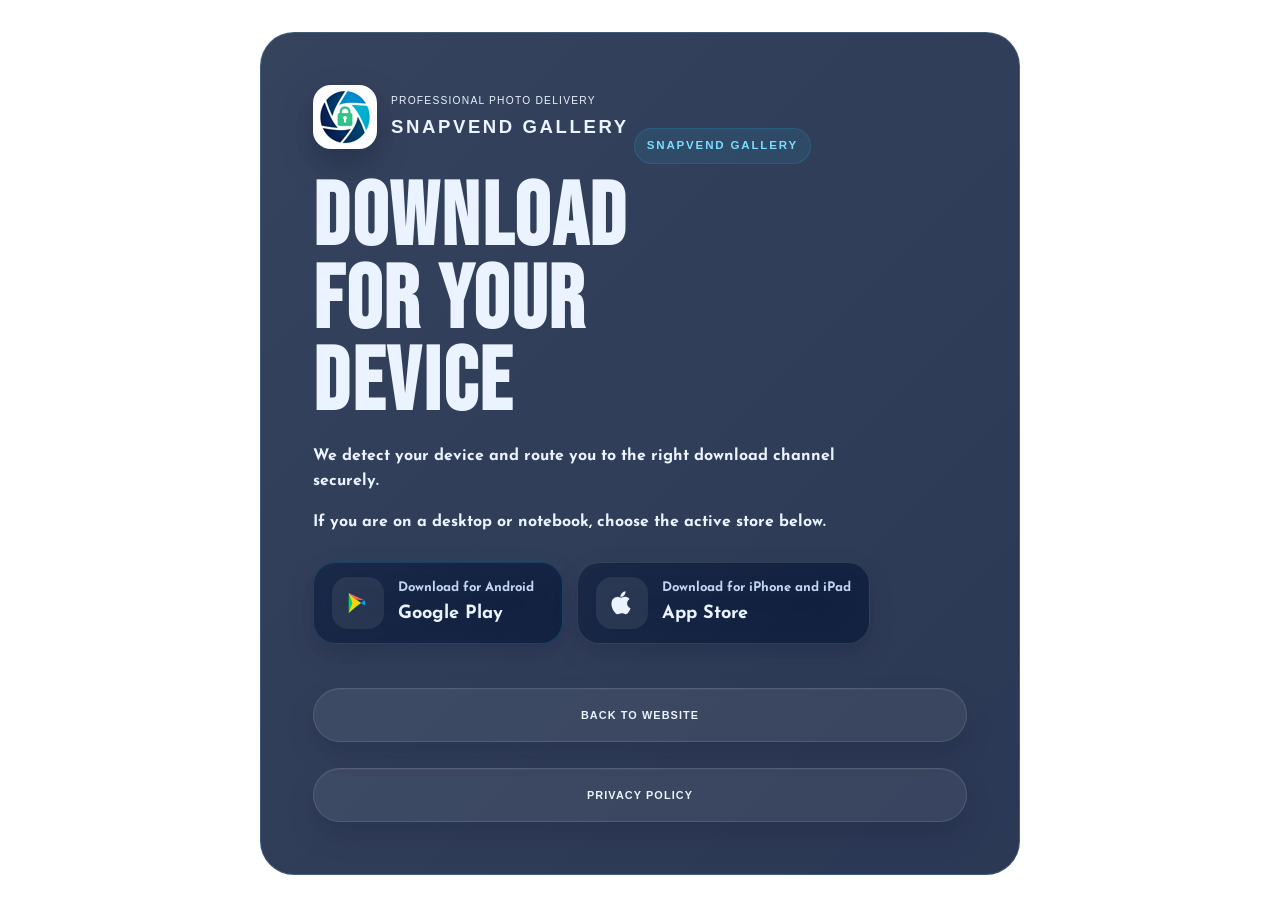
<file: download/index.html>
<!doctype html>
<html lang="en">
  <head>
    <meta charset="utf-8">
    <meta name="viewport" content="width=device-width, initial-scale=1">
    <title>SnapVend Gallery | Download Redirect</title>
    <meta name="description" content="Automatic SnapVend Gallery download redirect for Android and iOS devices.">
    <meta name="robots" content="noindex,follow">
    <meta name="theme-color" content="#071b45">
    <link rel="canonical" href="https://snapvendgallery.com/download/">
    <link rel="icon" href="../assets/branding/app_icon_store_512.png" sizes="512x512">
    <link rel="apple-touch-icon" href="../assets/branding/app_icon_store_512.png">
    <link rel="preload" href="../assets/fonts/JosefinSans-Bold.ttf" as="font" type="font/ttf" crossorigin>
    <script src="../site-config.js?v=20260724084150"></script>
    <script>
      (() => {
        const routeCopy = {"tr": {"brandKicker": "Profesyonel fotoğraf teslimi", "headline": "Cihazınıza göre indirme", "intro": "Cihazınız algılanıyor ve uygun indirme kanalına güvenli şekilde yönlendiriliyorsunuz.", "desktopNote": "Masaüstü veya notebook kullanıyorsanız, aşağıdan aktif mağazayı seçebilirsiniz.", "iosPendingNote": "SnapVend Gallery artık iPhone ve iPad için App Store üzerinden indirilebilir. Yönlendirme çalışmazsa App Store butonunu kullanabilirsiniz.", "googleSmall": "Android için indir", "appleSmall": "iPhone ve iPad için indir", "backWebsite": "Web sitesine dön", "pageTitle": "SnapVend Gallery | Cihaza Göre İndirme"}, "en": {"brandKicker": "Professional photo delivery", "headline": "Download for your device", "intro": "We detect your device and route you to the right download channel securely.", "desktopNote": "If you are on a desktop or notebook, choose the active store below.", "iosPendingNote": "SnapVend Gallery is now available for iPhone and iPad on the App Store. If automatic routing does not open, use the App Store button.", "googleSmall": "Download for Android", "appleSmall": "Download for iPhone and iPad", "backWebsite": "Back to website", "pageTitle": "SnapVend Gallery | Device Download"}, "es": {"brandKicker": "Entrega profesional de fotos", "headline": "Descarga para tu dispositivo", "intro": "Detectamos tu dispositivo y te dirigimos de forma segura al canal de descarga adecuado.", "desktopNote": "Si estás en un ordenador, elige la tienda activa abajo.", "iosPendingNote": "SnapVend Gallery ya está disponible para iPhone y iPad en App Store. Si la redirección automática no se abre, use el botón App Store.", "googleSmall": "Descargar para Android", "appleSmall": "Descargar para iPhone y iPad", "backWebsite": "Volver al sitio web", "pageTitle": "SnapVend Gallery | Descarga por dispositivo"}, "fr": {"brandKicker": "Livraison photo professionnelle", "headline": "Téléchargement adapté", "intro": "Nous détectons votre appareil et vous orientons en toute sécurité vers le bon canal de téléchargement.", "desktopNote": "Si vous utilisez un ordinateur, choisissez la boutique active ci-dessous.", "iosPendingNote": "SnapVend Gallery est maintenant disponible pour iPhone et iPad sur l'App Store. Si la redirection automatique ne s'ouvre pas, utilisez le bouton App Store.", "googleSmall": "Télécharger pour Android", "appleSmall": "Télécharger pour iPhone et iPad", "backWebsite": "Retour au site", "pageTitle": "SnapVend Gallery | Téléchargement par appareil"}, "de": {"brandKicker": "Professionelle Fotolieferung", "headline": "Passend zum Gerät laden", "intro": "Wir erkennen dein Gerät und leiten dich sicher zum passenden Download-Kanal.", "desktopNote": "Wenn du einen Desktop oder ein Notebook nutzt, wähle unten den aktiven Store.", "iosPendingNote": "SnapVend Gallery ist jetzt fuer iPhone und iPad im App Store verfuegbar. Falls die automatische Weiterleitung nicht startet, nutzen Sie den App-Store-Button.", "googleSmall": "Für Android herunterladen", "appleSmall": "Fuer iPhone und iPad laden", "backWebsite": "Zur Website zurück", "pageTitle": "SnapVend Gallery | Geräte-Download"}, "it": {"brandKicker": "Consegna fotografica professionale", "headline": "Scarica per il tuo dispositivo", "intro": "Rileviamo il dispositivo e ti indirizziamo in modo sicuro al canale di download corretto.", "desktopNote": "Se usi un desktop o un notebook, scegli qui sotto lo store attivo.", "iosPendingNote": "SnapVend Gallery è ora disponibile per iPhone e iPad su App Store. Se il reindirizzamento automatico non si apre, usa il pulsante App Store.", "googleSmall": "Scarica per Android", "appleSmall": "Scarica per iPhone e iPad", "backWebsite": "Torna al sito", "pageTitle": "SnapVend Gallery | Download per dispositivo"}, "pt": {"brandKicker": "Entrega profissional de fotos", "headline": "Baixe para seu dispositivo", "intro": "Detectamos seu dispositivo e encaminhamos você com segurança para o canal de download correto.", "desktopNote": "Se estiver em um desktop ou notebook, escolha a loja ativa abaixo.", "iosPendingNote": "O SnapVend Gallery ja esta disponivel para iPhone e iPad na App Store. Se o redirecionamento automatico nao abrir, use o botao App Store.", "googleSmall": "Baixar para Android", "appleSmall": "Baixar para iPhone e iPad", "backWebsite": "Voltar ao site", "pageTitle": "SnapVend Gallery | Download por dispositivo"}, "ru": {"brandKicker": "Профессиональная выдача фото", "headline": "Скачать для устройства", "intro": "Мы определяем ваше устройство и безопасно направляем к подходящему каналу загрузки.", "desktopNote": "Если вы используете компьютер или ноутбук, выберите активный магазин ниже.", "iosPendingNote": "SnapVend Gallery теперь доступен для iPhone и iPad в App Store. Если автоматическая переадресация не открылась, используйте кнопку App Store.", "googleSmall": "Скачать для Android", "appleSmall": "Скачать для iPhone и iPad", "backWebsite": "Вернуться на сайт", "pageTitle": "SnapVend Gallery | Загрузка по устройству"}, "ar": {"brandKicker": "تسليم صور احترافي", "headline": "حمّل حسب جهازك", "intro": "نكتشف جهازك ونوجهك بأمان إلى قناة التنزيل المناسبة.", "desktopNote": "إذا كنت تستخدم جهاز كمبيوتر، اختر المتجر النشط أدناه.", "iosPendingNote": "اصبح SnapVend Gallery متاحا الان لاجهزة iPhone و iPad على App Store. اذا لم يفتح التوجيه التلقائي، استخدم زر App Store.", "googleSmall": "تنزيل لأجهزة Android", "appleSmall": "تنزيل لايفون وايباد", "backWebsite": "العودة إلى الموقع", "pageTitle": "SnapVend Gallery | تنزيل حسب الجهاز"}, "hi": {"brandKicker": "पेशेवर फोटो डिलीवरी", "headline": "अपने डिवाइस के लिए डाउनलोड करें", "intro": "हम आपका डिवाइस पहचानकर सुरक्षित रूप से सही डाउनलोड चैनल पर भेजते हैं।", "desktopNote": "अगर आप डेस्कटॉप या नोटबुक पर हैं, तो नीचे सक्रिय स्टोर चुनें।", "iosPendingNote": "SnapVend Gallery अब iPhone और iPad के लिए App Store पर उपलब्ध है। अगर स्वचालित रीडायरेक्ट नहीं खुलता, तो App Store बटन का उपयोग करें।", "googleSmall": "Android के लिए डाउनलोड करें", "appleSmall": "iPhone और iPad के लिए डाउनलोड", "backWebsite": "वेबसाइट पर वापस जाएं", "pageTitle": "SnapVend Gallery | डिवाइस डाउनलोड"}, "ja": {"brandKicker": "プロ向け写真納品", "headline": "端末に合わせてダウンロード", "intro": "端末を検出し、適切なダウンロード先へ安全に案内します。", "desktopNote": "デスクトップまたはノートブックの場合は、下の有効なストアを選択してください。", "iosPendingNote": "SnapVend Gallery は iPhone / iPad 向けに App Store で公開されています。自動リダイレクトが開かない場合は App Store ボタンを使用してください。", "googleSmall": "Android 用にダウンロード", "appleSmall": "iPhone / iPad 版を入手", "backWebsite": "サイトへ戻る", "pageTitle": "SnapVend Gallery | 端末別ダウンロード"}, "zh": {"brandKicker": "专业照片交付", "headline": "根据设备下载", "intro": "我们会识别你的设备，并安全引导你前往正确的下载渠道。", "desktopNote": "如果你使用桌面电脑或笔记本，请在下方选择当前可用的商店。", "iosPendingNote": "SnapVend Gallery 现已在 App Store 提供 iPhone / iPad 版本。如果自动跳转未打开，请使用 App Store 按钮。", "googleSmall": "下载 Android 版本", "appleSmall": "下载 iPhone / iPad 版", "backWebsite": "返回网站", "pageTitle": "SnapVend Gallery | 按设备下载"}};
        const routeBackUrls = {"tr": "../", "en": "../en/", "es": "../es/", "fr": "../fr/", "de": "../de/", "it": "../it/", "pt": "../pt/", "ru": "../ru/", "ar": "../ar/", "hi": "../hi/", "ja": "../ja/", "zh": "../zh/"};
        const defaultConfig = {
          googlePlayUrl: "https://play.google.com/store/apps/details?id=com.snapvend.gallery",
          appStoreUrl: "https://apps.apple.com/us/app/snapvend-gallery/id6764613281",
        };
        const config = {
          ...defaultConfig,
          ...(window.snapVendMarketingConfig || {}),
        };
        const localeCandidates = [
          new URLSearchParams(window.location.search).get("lang") || "",
          ...(navigator.languages || []),
          navigator.language || "",
        ];
        const normalizeLocale = (value) => {
          const code = String(value || "").toLowerCase().split("-")[0];
          return Object.prototype.hasOwnProperty.call(routeCopy, code) ? code : "";
        };
        const locale = localeCandidates.map(normalizeLocale).find(Boolean) || "en";
        const copy = routeCopy[locale] || routeCopy.en;
        document.documentElement.lang = locale;
        document.documentElement.dir = locale === "ar" ? "rtl" : "ltr";
        if (copy.pageTitle) document.title = copy.pageTitle;
        const userAgent = navigator.userAgent || "";
        const isAndroid = /Android/i.test(userAgent);
        const isIOS = /iPhone|iPad|iPod/i.test(userAgent) || (navigator.platform === "MacIntel" && navigator.maxTouchPoints > 1);
        const googlePlayUrl = String(config.googlePlayUrl || "").trim();
        const appStoreUrl = String(config.appStoreUrl || "").trim();

        window.snapVendDownloadConfig = {
          googlePlayUrl,
          appStoreUrl,
          copy,
          backUrl: routeBackUrls[locale] || "../",
          isIOS,
        };

        if (isAndroid && googlePlayUrl) {
          window.location.replace(googlePlayUrl);
          return;
        }

        if (isIOS && appStoreUrl) {
          window.location.replace(appStoreUrl);
        }
      })();
    </script>
    <link rel="stylesheet" href="../styles.css?v=20260724084150">
  </head>
  <body class="download-redirect-page">
    <main class="download-redirect-shell">
      <article class="download-redirect-card">
        <a class="download-redirect-brand" href="../" aria-label="SnapVend Gallery">
          <img src="../assets/branding/snapvend_logo_square_web.png" alt="" width="64" height="64">
          <span>
            <small data-download-brand-kicker>Professional Photo Delivery</small>
            <strong>SnapVend Gallery</strong>
          </span>
        </a>
        <p class="eyebrow">SnapVend Gallery</p>
        <h1 data-download-title>Download for your device</h1>
        <p data-download-intro>We detect your device and send you to the correct store.</p>
        <p class="download-redirect-note" data-download-note>If you are on a desktop or notebook, choose the active store below.</p>
        <p class="download-redirect-ios-note" data-ios-pending-note hidden aria-live="polite">
          SnapVend Gallery is now available on the App Store. If automatic routing does not open, use the App Store button.
        </p>
        <div class="download-redirect-actions">
          <a class="store-badge store-badge-play" data-download-google href="https://play.google.com/store/apps/details?id=com.snapvend.gallery" target="_blank" rel="noreferrer">
            <span class="store-logo" aria-hidden="true">
              <svg viewBox="0 0 48 48" role="img">
                <path fill="#00d26a" d="M8 6.8 29.2 24 8 41.2z"></path>
                <path fill="#00a3ff" d="m29.2 24 5.6-4.8c2.4 1.7 2.4 7 0 8.7z"></path>
                <path fill="#ffd400" d="M8 6.8 20.1 18l9.1 6-9.1 6L8 41.2 14.5 24z"></path>
                <path fill="#ff5a5f" d="M8 6.8 20.1 18l14.7 1.2z"></path>
              </svg>
            </span>
            <span class="store-copy">
              <small>Download for Android</small>
              <strong>Google Play</strong>
            </span>
          </a>

          <a class="store-badge store-badge-apple" data-download-app-store href="https://apps.apple.com/us/app/snapvend-gallery/id6764613281" target="_blank" rel="noreferrer">
            <span class="store-logo" aria-hidden="true">
              <svg viewBox="0 0 48 48" role="img">
                <path fill="currentColor" d="M32.7 24.8c0-5 4.1-7.4 4.3-7.6-2.4-3.3-6-3.8-7.3-3.9-3-.3-5.9 1.7-7.4 1.7-1.6 0-4-1.6-6.5-1.5-3.4.1-6.5 1.9-8.2 4.8-3.6 6-.9 15 2.6 19.9 1.7 2.4 3.7 5.1 6.3 5 2.5-.1 3.5-1.5 6.7-1.5 3.1 0 4 .1 6.6 1.5 2.7.2 4.5-2.3 6.2-4.7 1.9-2.8 2.7-5.5 2.7-5.6-.1 0-5.9-2.3-5.9-8.1Zm-4.8-14.2c1.5-1.8 2.5-4.2 2.2-6.6-2.2.1-4.8 1.5-6.4 3.3-1.4 1.6-2.6 4-2.3 6.3 2.4.2 4.8-1.2 6.5-3Z"></path>
              </svg>
            </span>
            <span class="store-copy">
              <small data-download-apple-small>Download for iPhone and iPad</small>
              <strong>App Store</strong>
            </span>
          </a>
        </div>
        <a class="action-link action-link-secondary" data-download-back href="../">Back to website</a>
        <a class="action-link action-link-secondary" href="../privacy-policy/">Privacy Policy</a>
      </article>
    </main>
    <script>
      (() => {
        const config = window.snapVendDownloadConfig || {};
        const copy = config.copy || {};
        const googleLink = document.querySelector("[data-download-google]");
        const appleLink = document.querySelector("[data-download-app-store]");
        const title = document.querySelector("[data-download-title]");
        const intro = document.querySelector("[data-download-intro]");
        const note = document.querySelector("[data-download-note]");
        const brandKicker = document.querySelector("[data-download-brand-kicker]");
        const googleSmall = document.querySelector("[data-download-google] small");
        const appleSmall = document.querySelector("[data-download-apple-small]");
        const backLink = document.querySelector("[data-download-back]");
        const iosPendingNote = document.querySelector("[data-ios-pending-note]");
        const googlePlayUrl = String(config.googlePlayUrl || "https://play.google.com/store/apps/details?id=com.snapvend.gallery").trim();
        const appStoreUrl = String(config.appStoreUrl || "https://apps.apple.com/us/app/snapvend-gallery/id6764613281").trim();
        const backUrl = String(config.backUrl || "../").trim();
        const iosPendingMessage =
          copy.iosPendingNote ||
          "SnapVend Gallery is now available on the App Store. If automatic routing does not open, use the App Store button.";

        if (copy.pageTitle) document.title = copy.pageTitle;
        if (brandKicker && copy.brandKicker) brandKicker.textContent = copy.brandKicker;
        if (title && copy.headline) title.textContent = copy.headline;
        if (intro && copy.intro) intro.textContent = copy.intro;
        if (note && copy.desktopNote) note.textContent = copy.desktopNote;
        if (googleSmall && copy.googleSmall) googleSmall.textContent = copy.googleSmall;
        if (appleSmall && copy.appleSmall) appleSmall.textContent = copy.appleSmall;
        if (backLink && copy.backWebsite) backLink.textContent = copy.backWebsite;
        if (backLink && backUrl) backLink.href = backUrl;

        const showIosPending = (shouldScroll = false) => {
          if (iosPendingNote) {
            iosPendingNote.textContent = iosPendingMessage;
            iosPendingNote.hidden = false;
            if (shouldScroll) {
              iosPendingNote.scrollIntoView({ behavior: "smooth", block: "center" });
            }
          }
        };

        googleLink.href = googlePlayUrl;
        if (appStoreUrl) {
          appleLink.href = appStoreUrl;
          appleLink.target = "_blank";
          appleLink.rel = "noreferrer";
        }

        if (config.isIOS && !appStoreUrl) {
          showIosPending();
        }
      })();
    </script>
  </body>
</html>
</file>
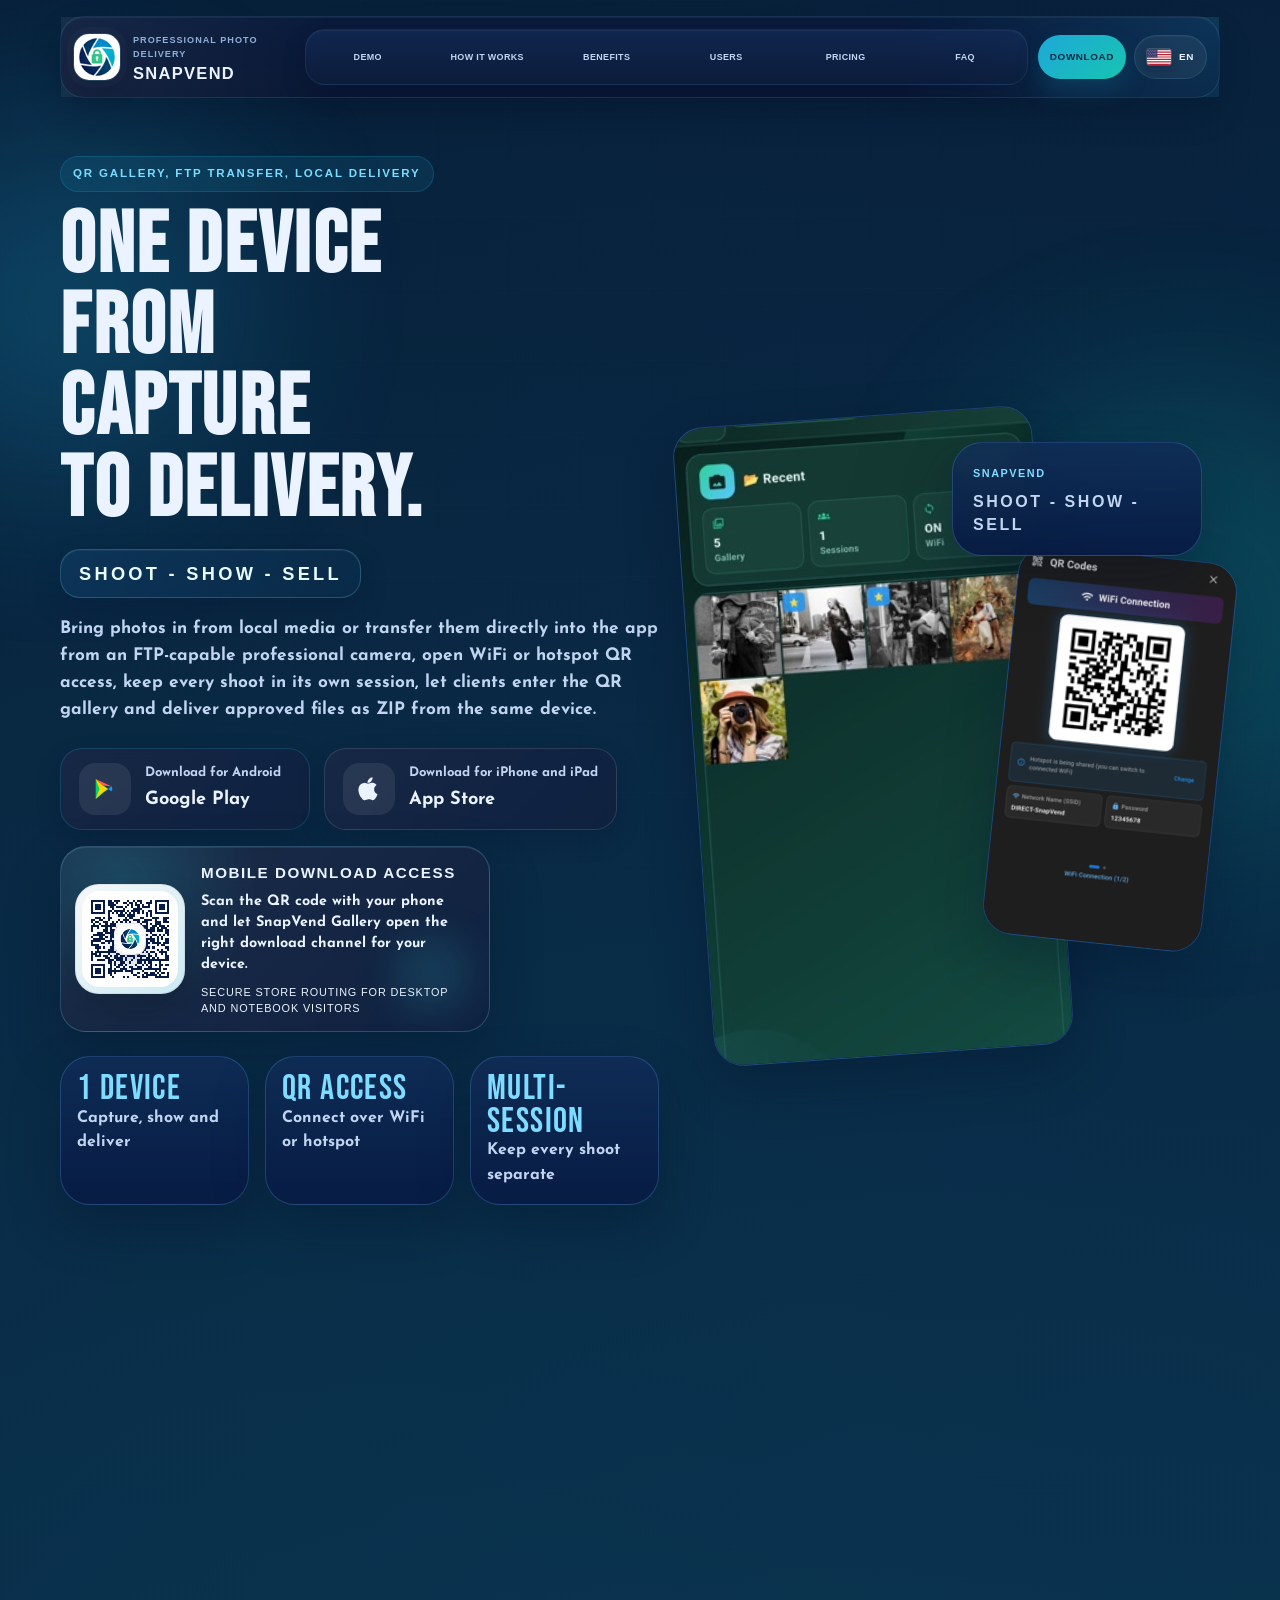
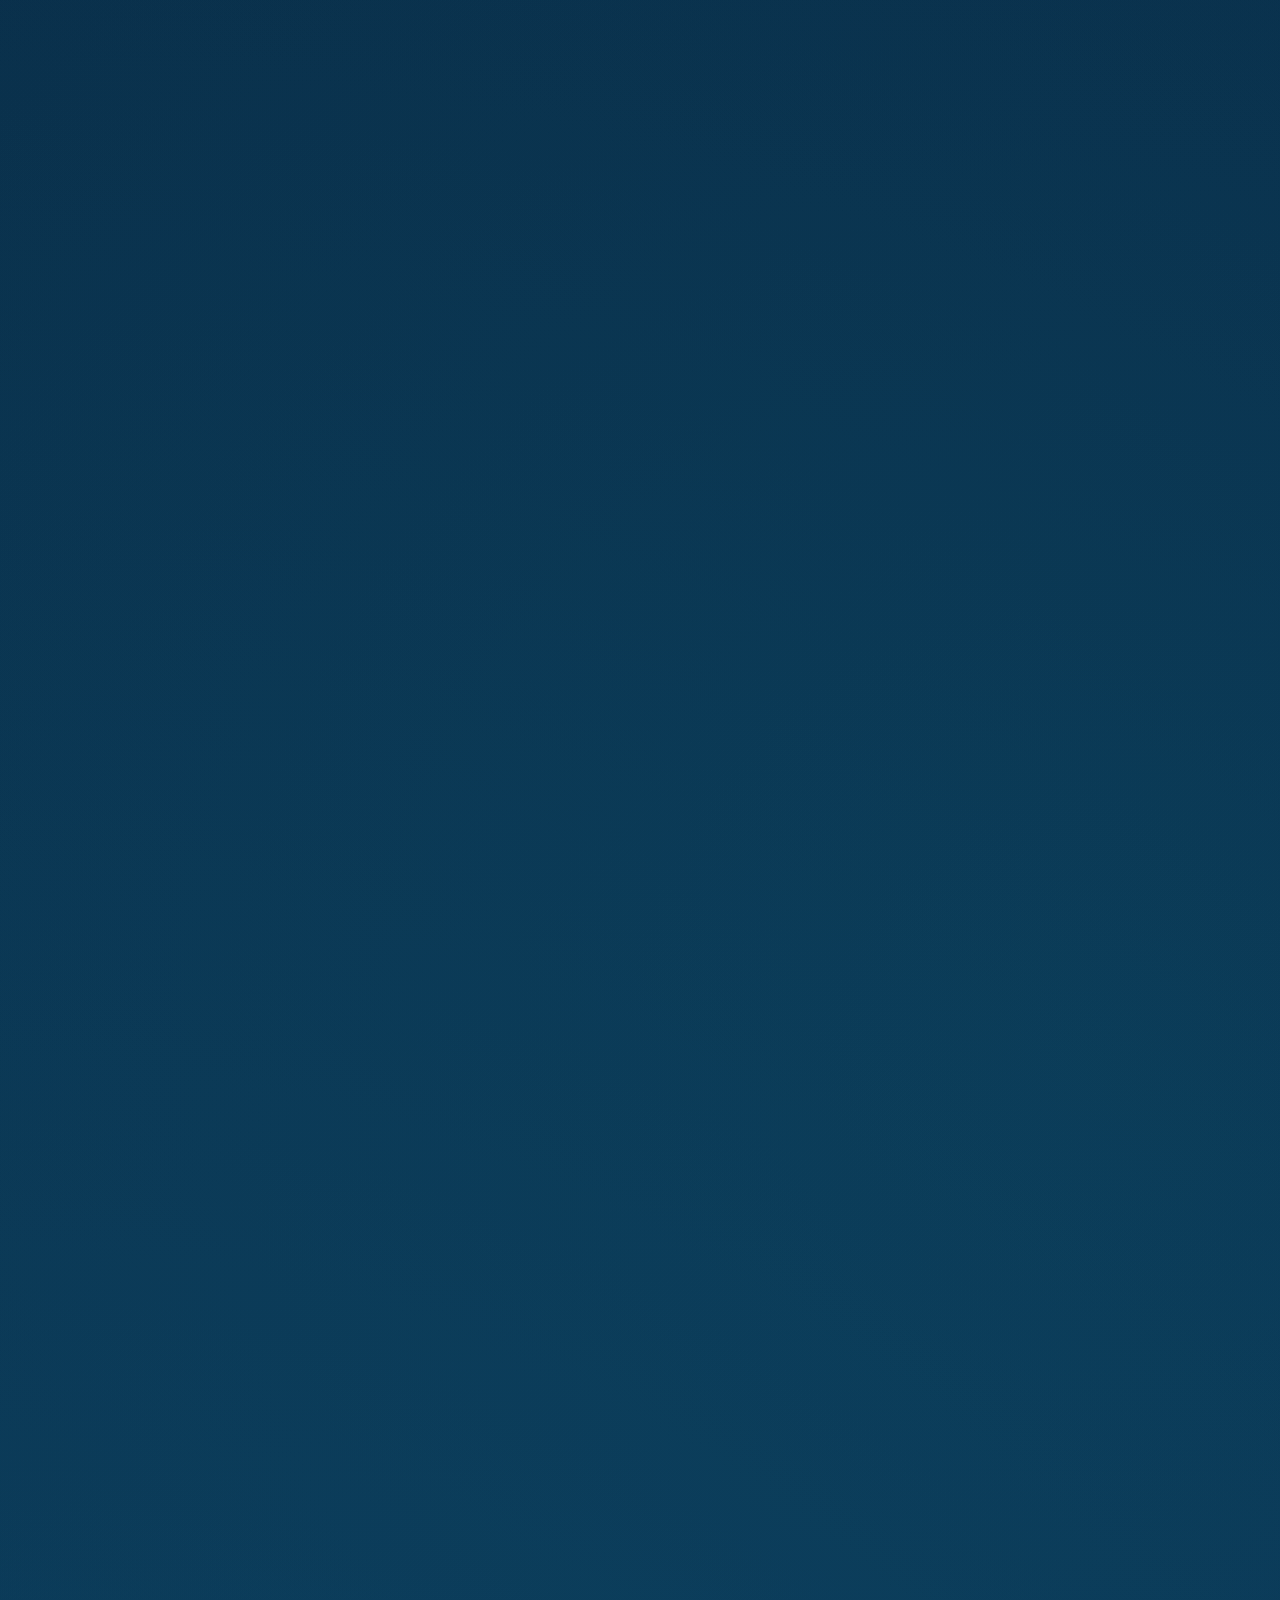
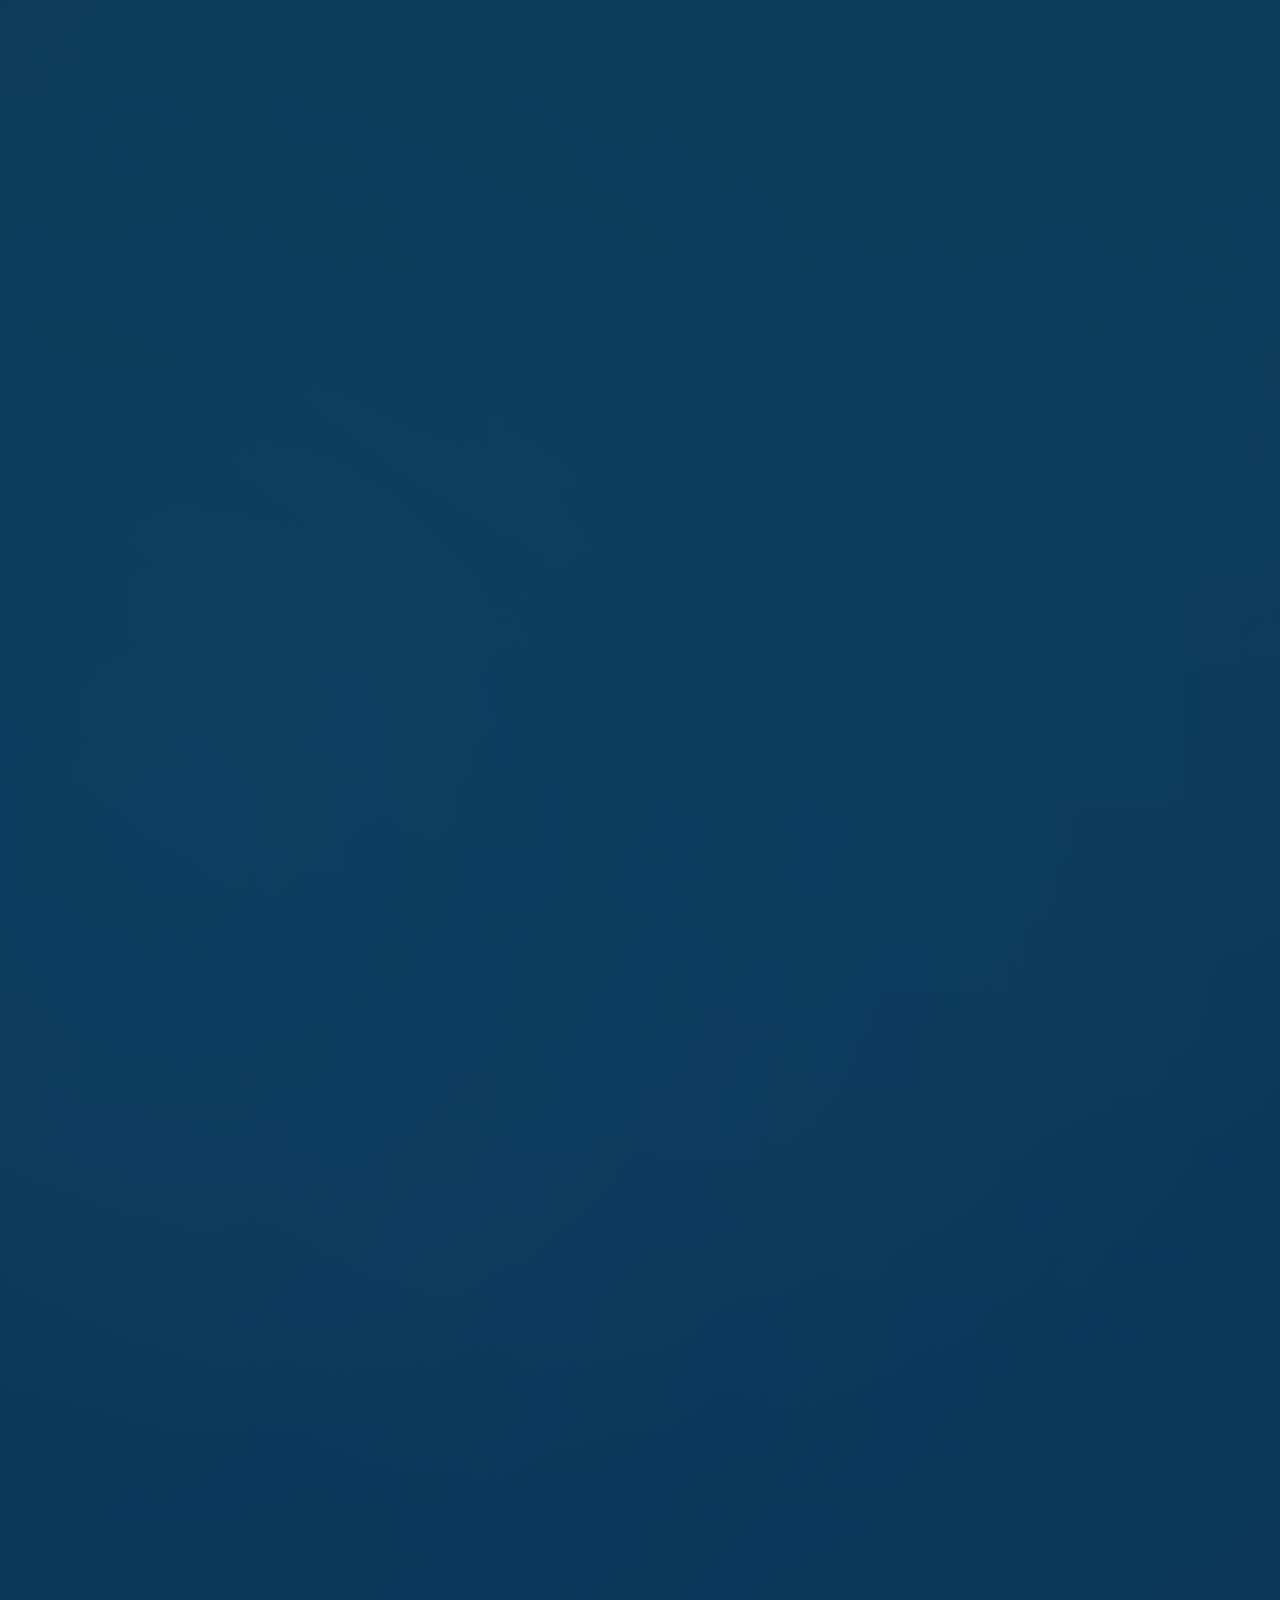
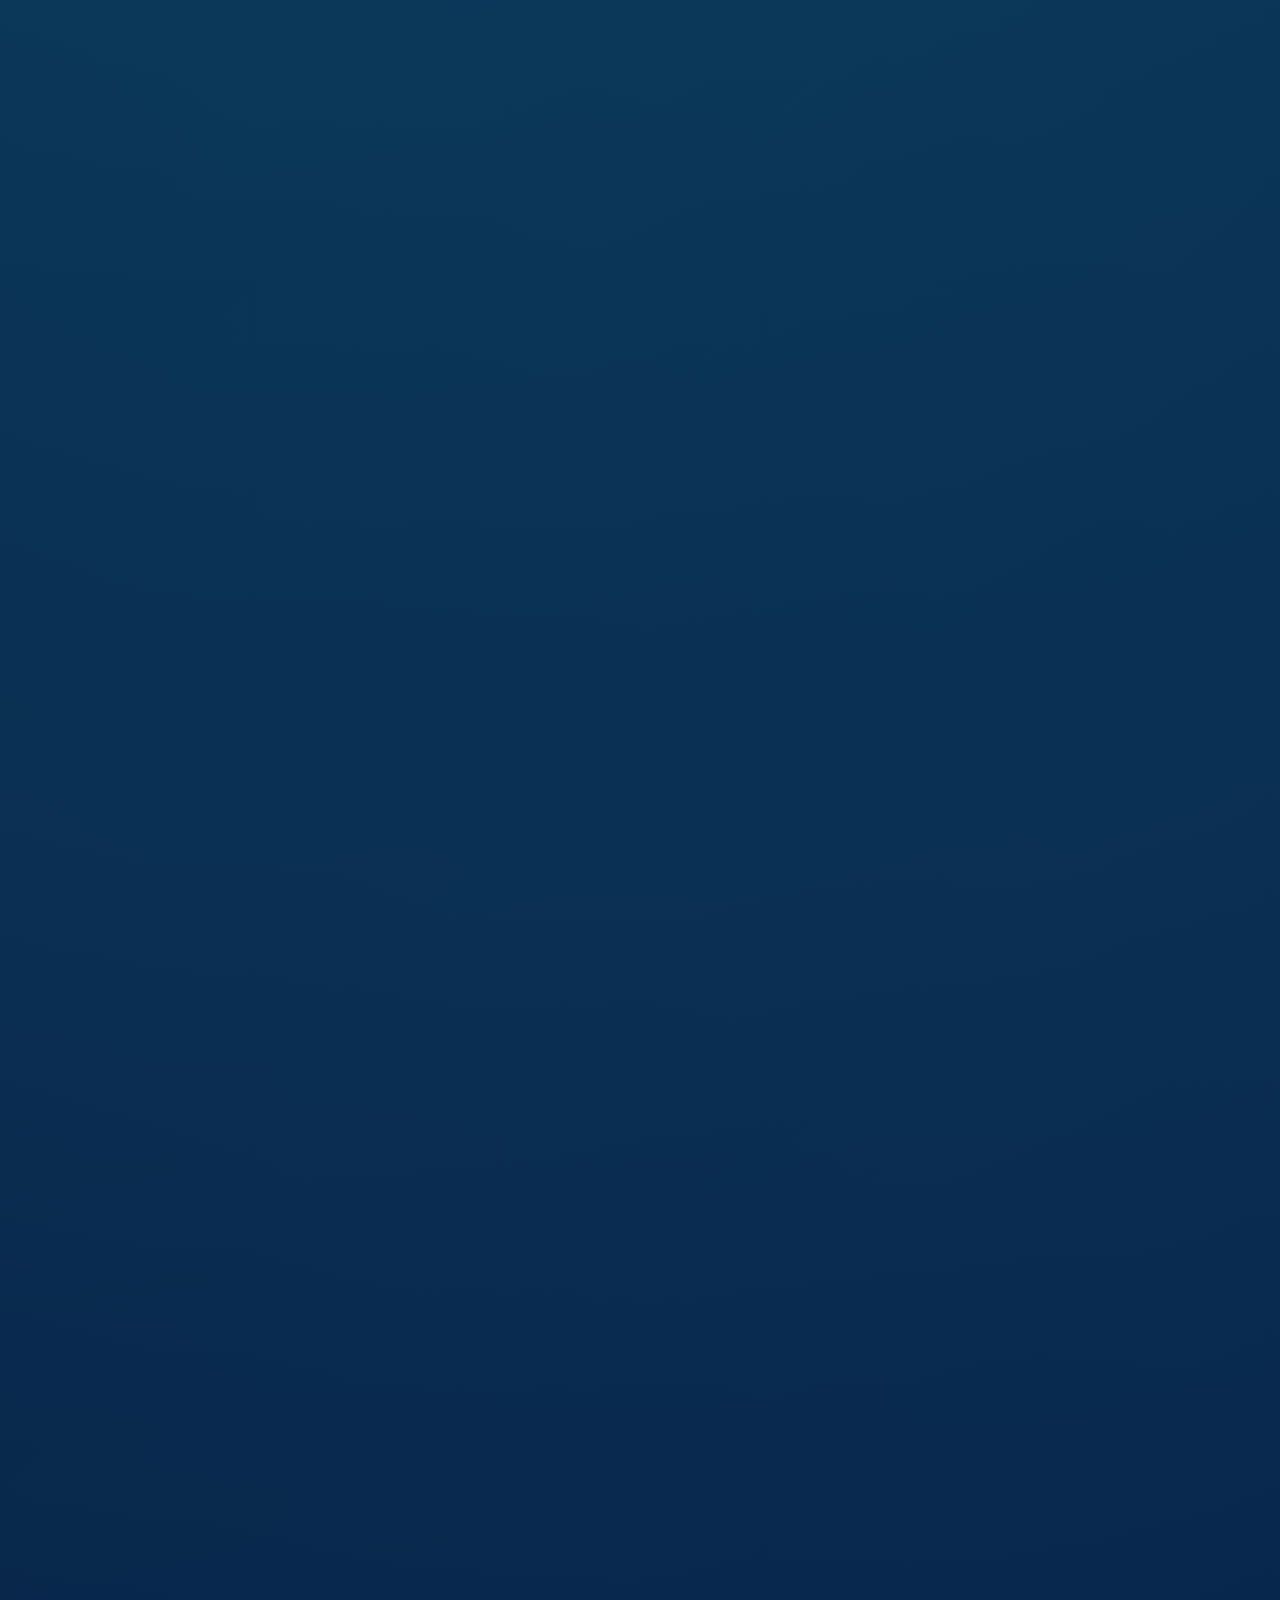
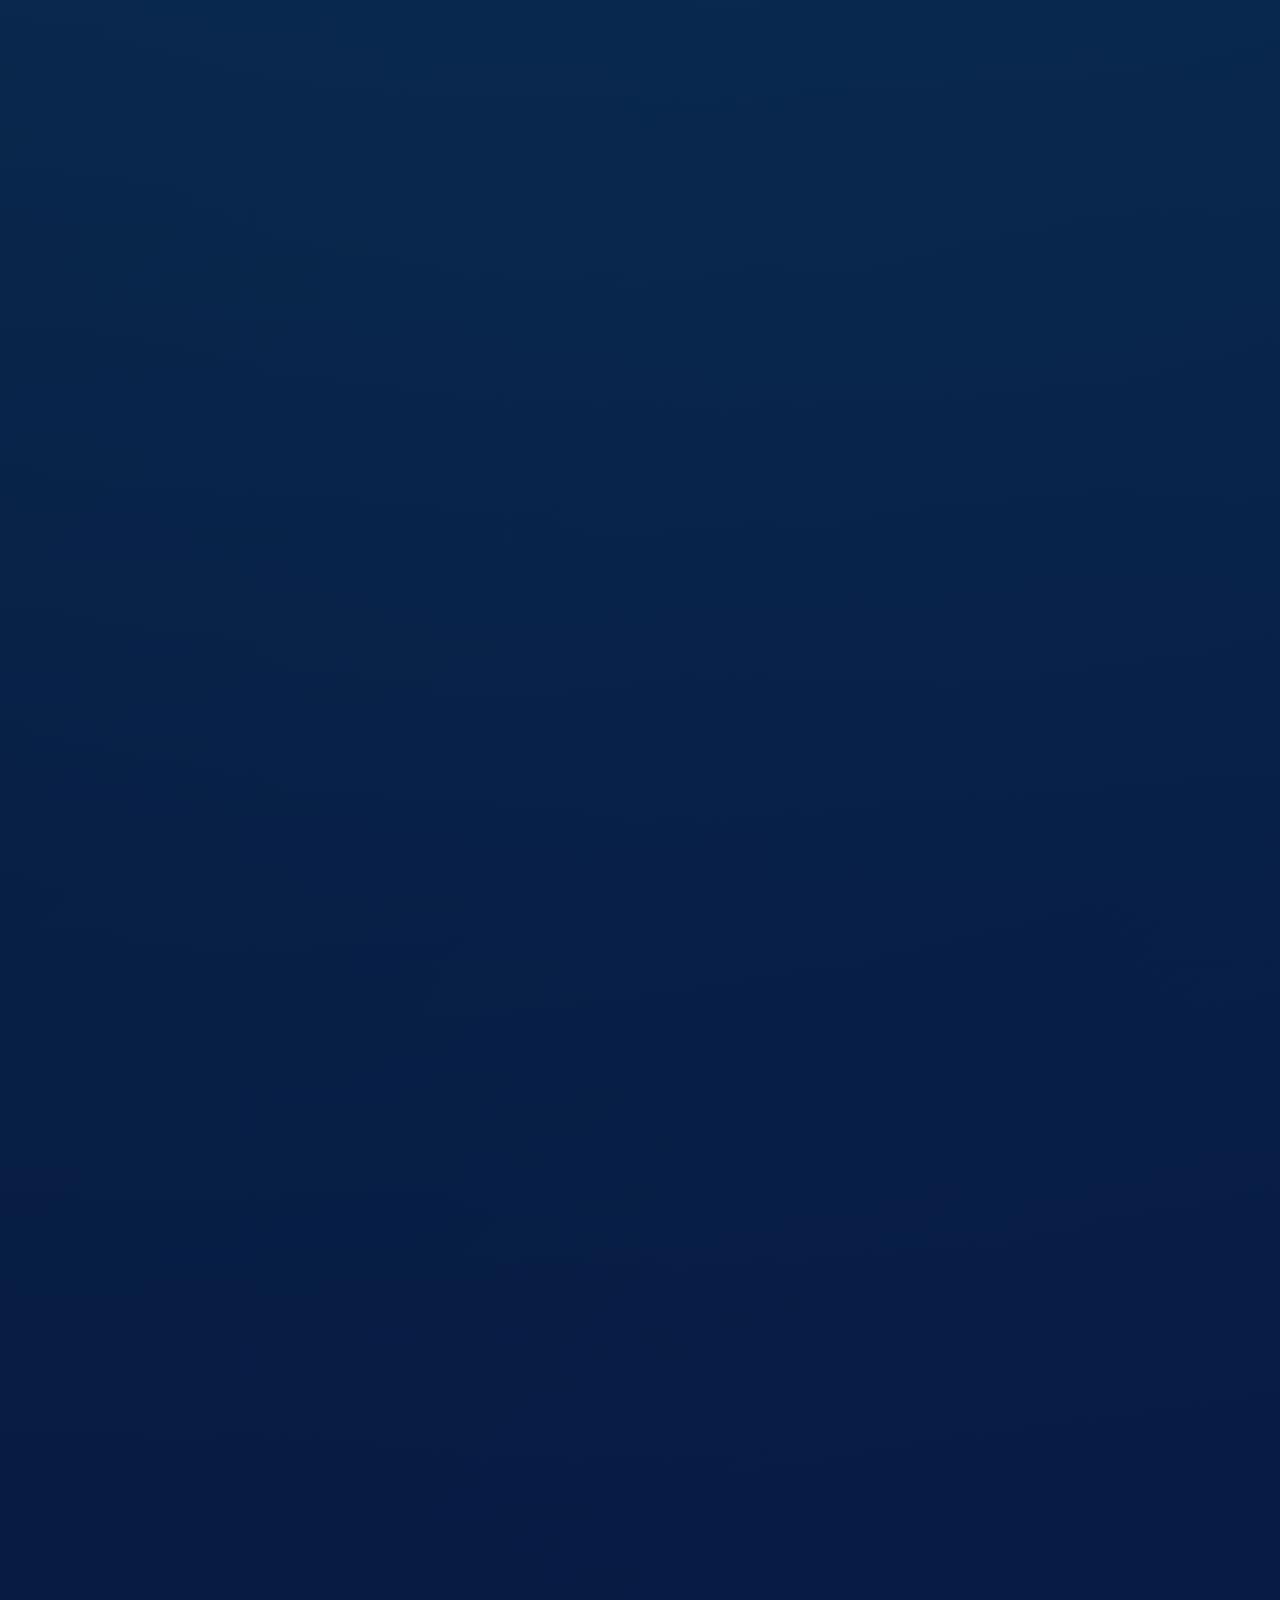
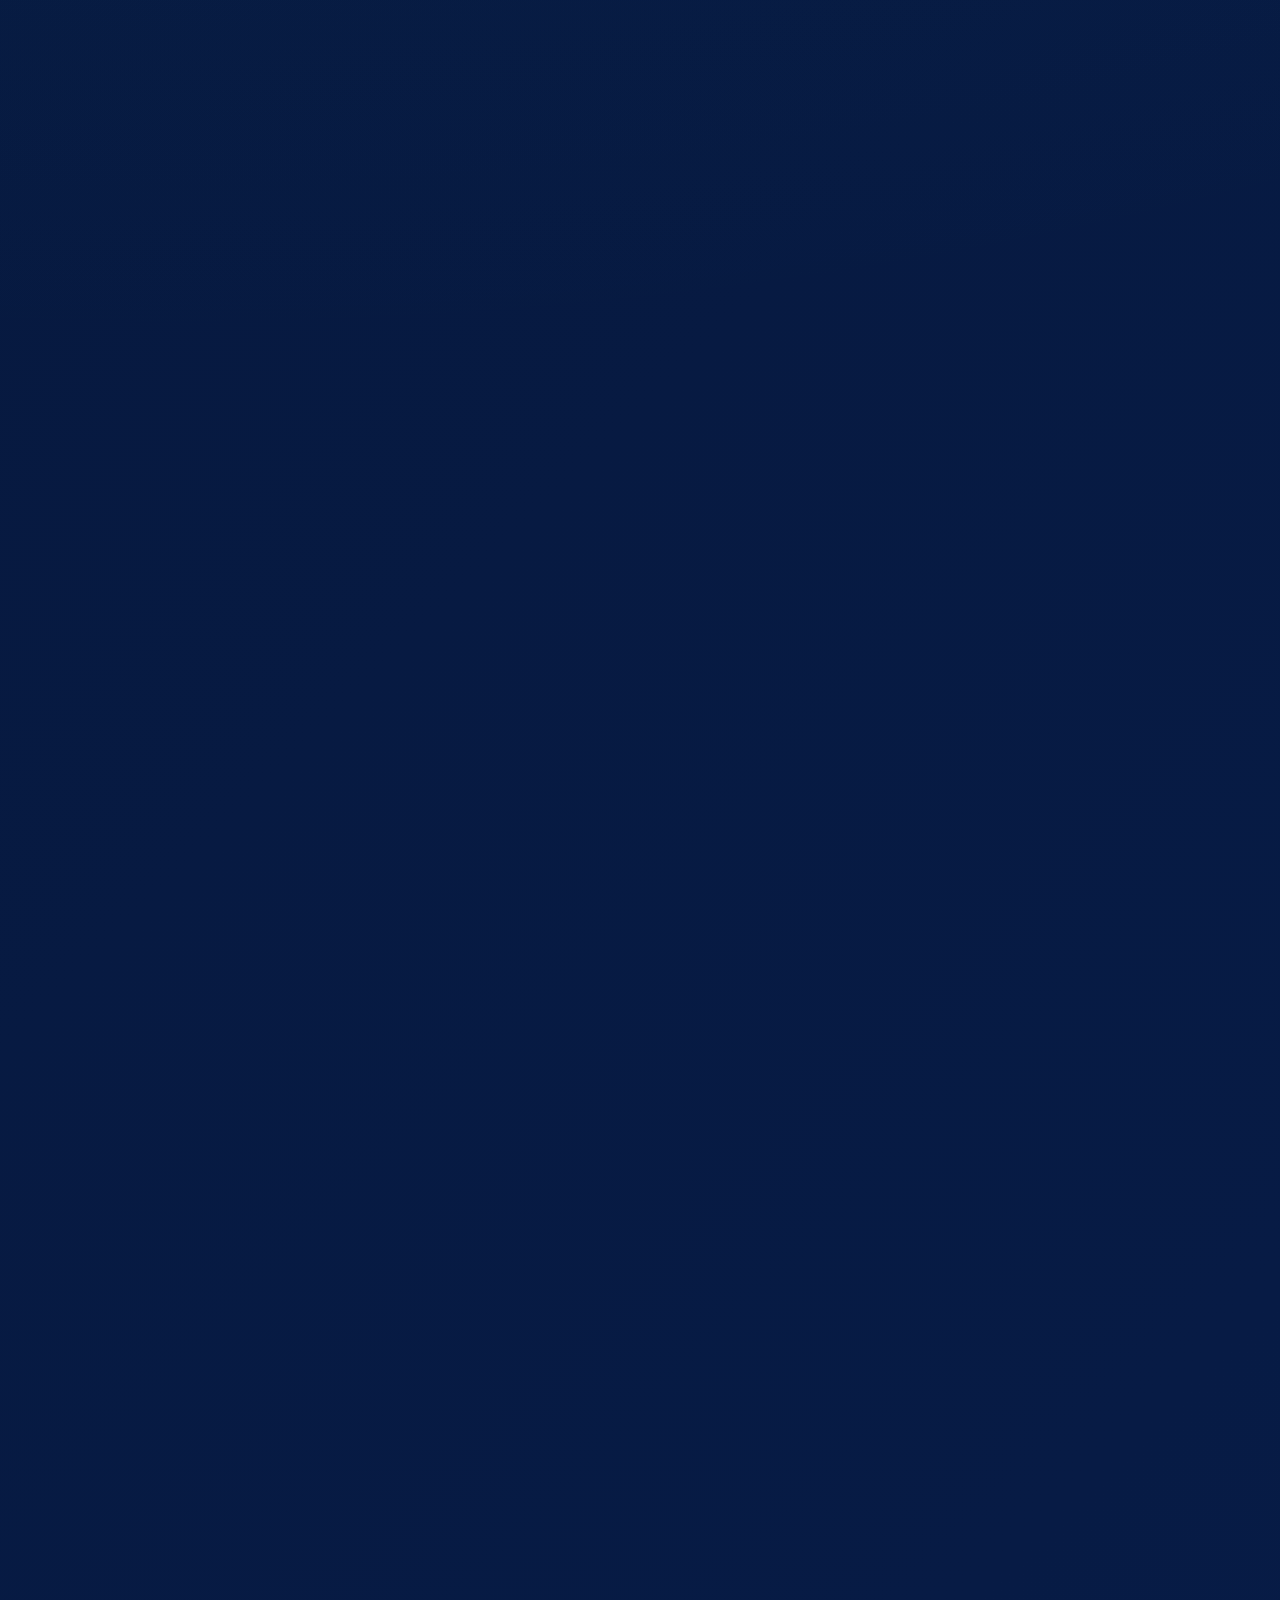
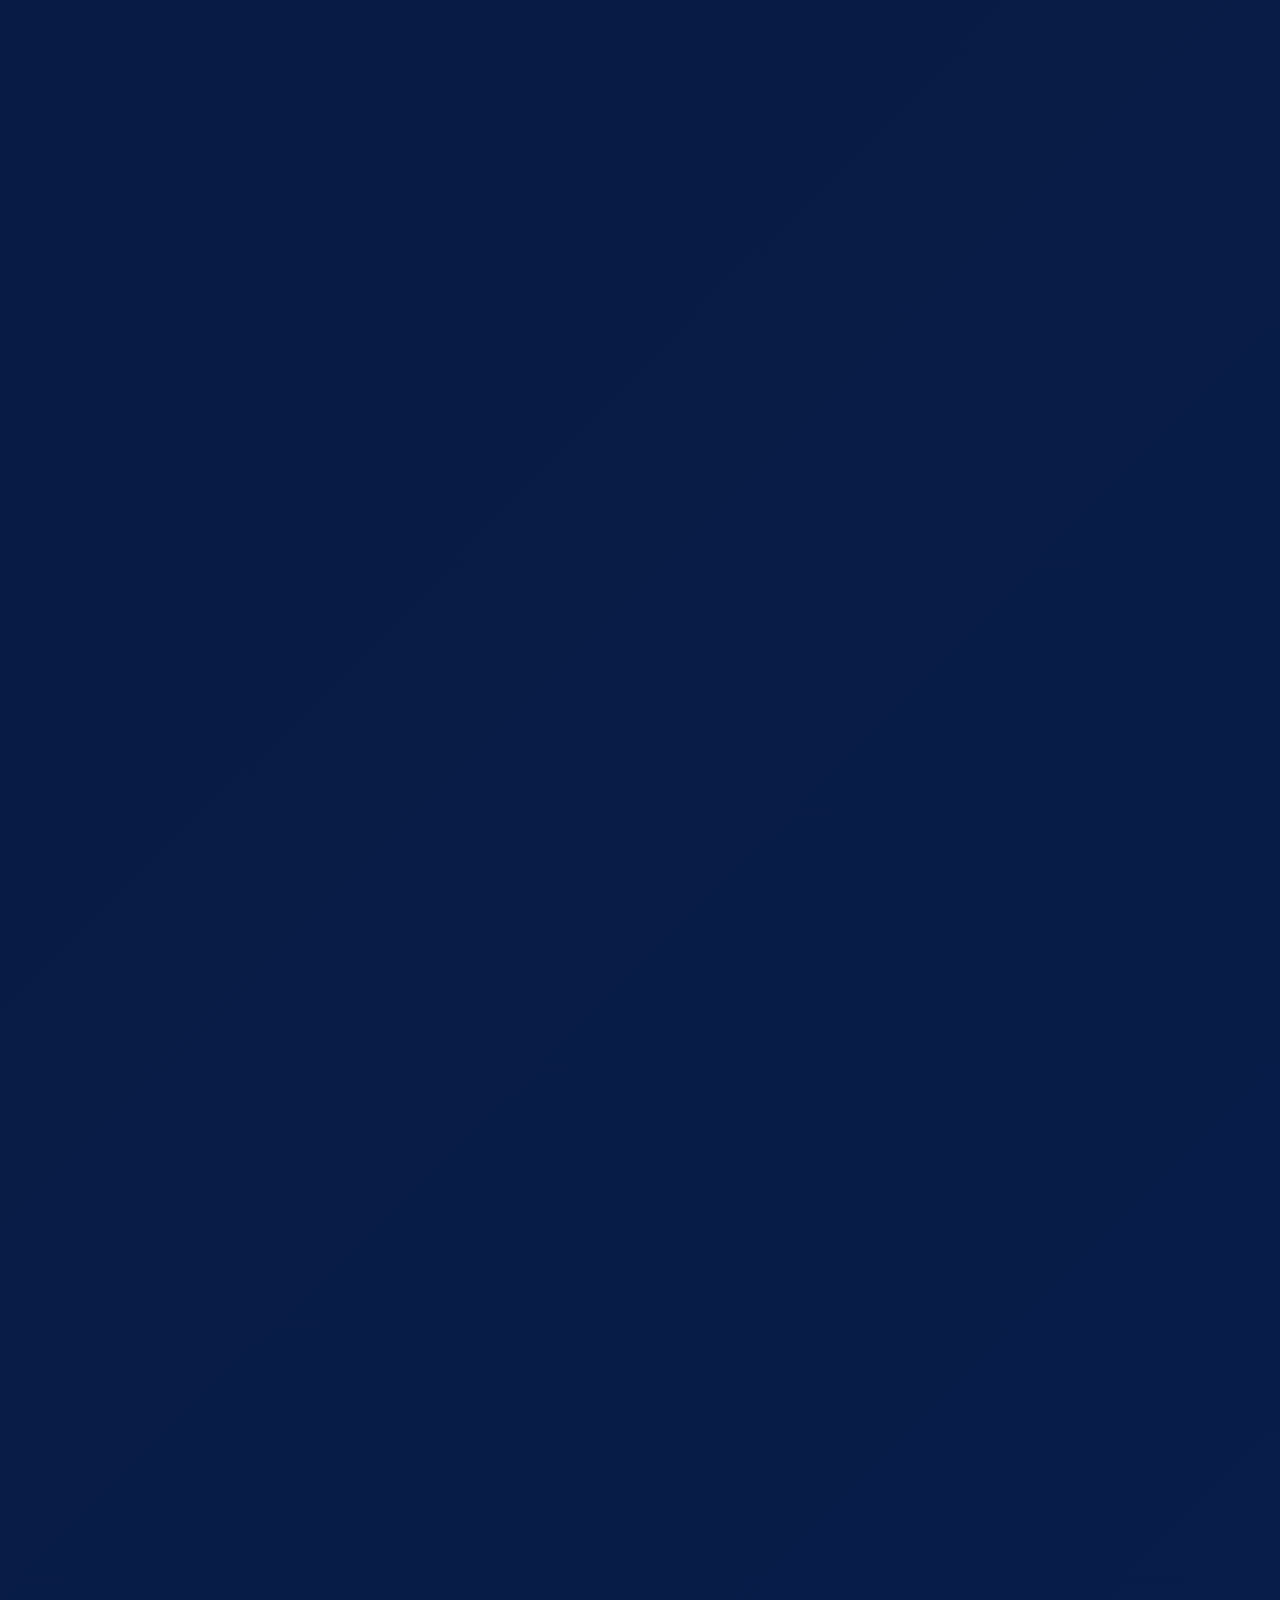
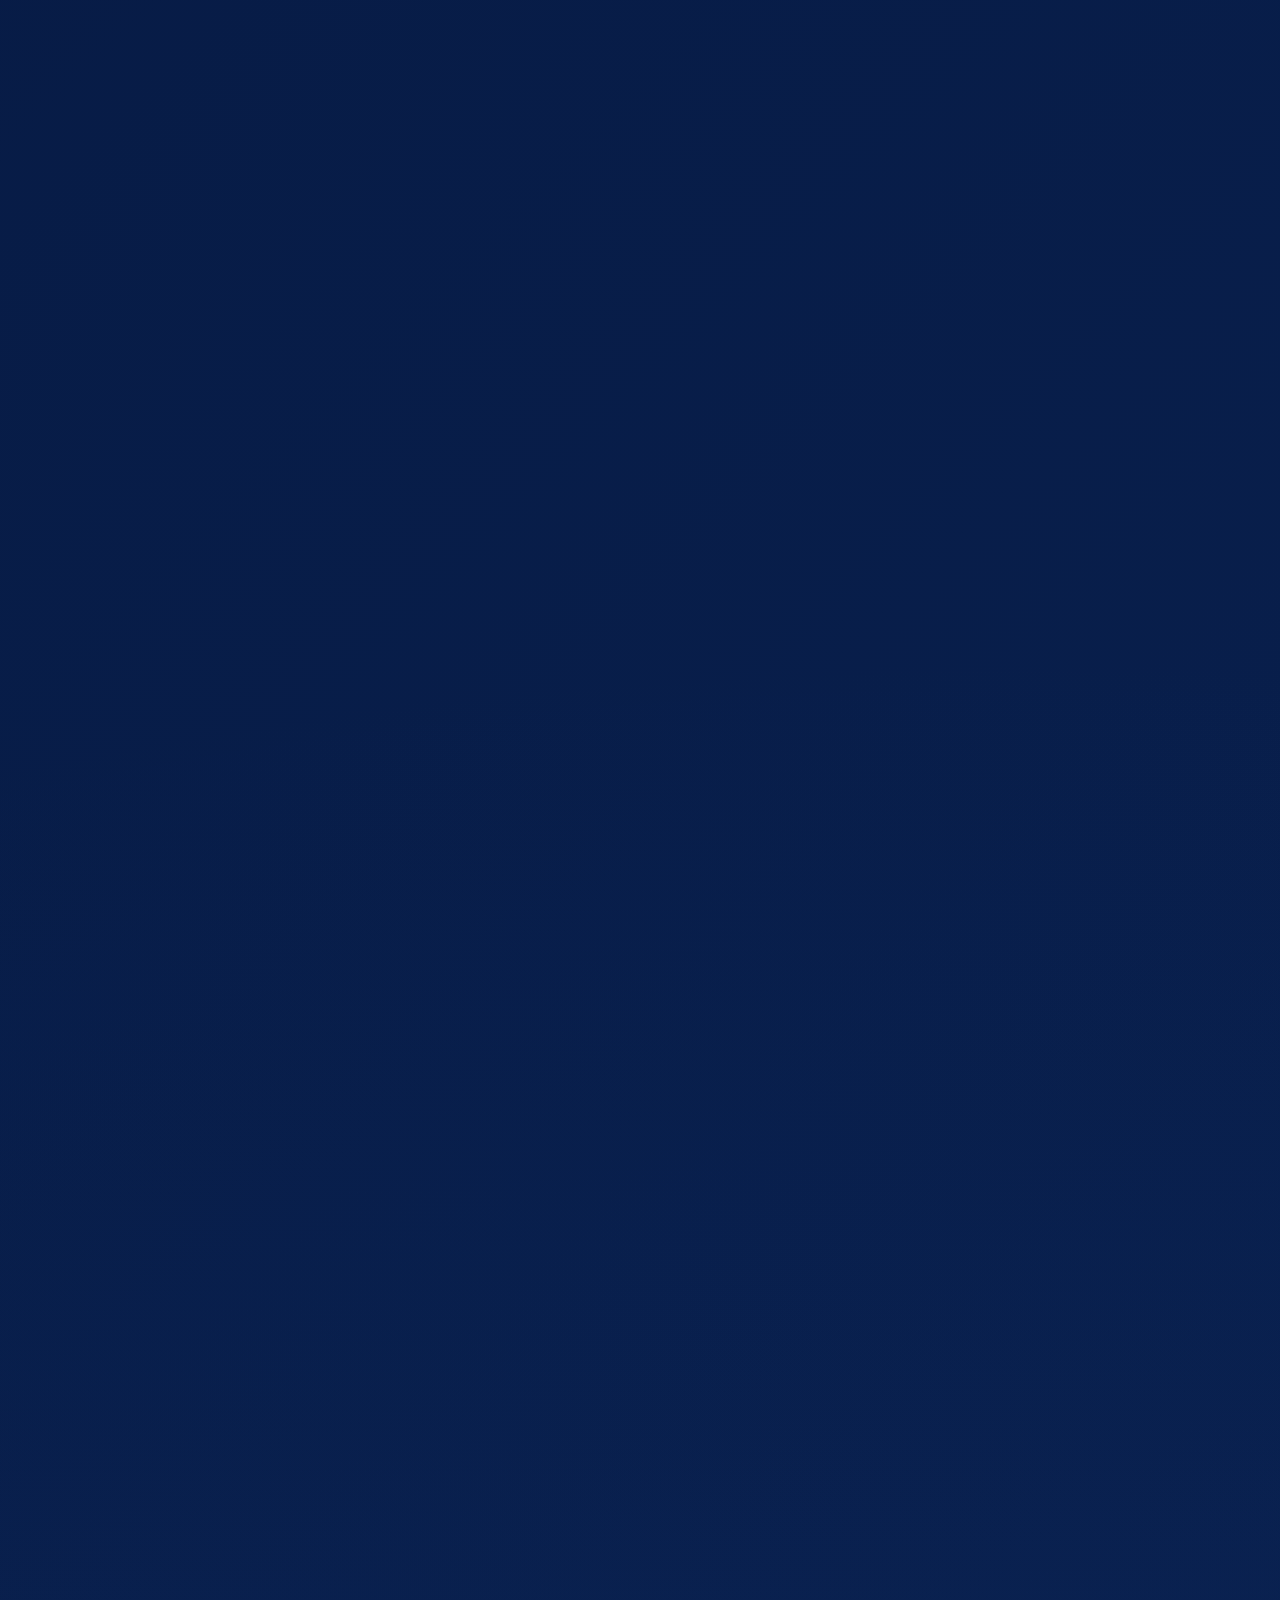
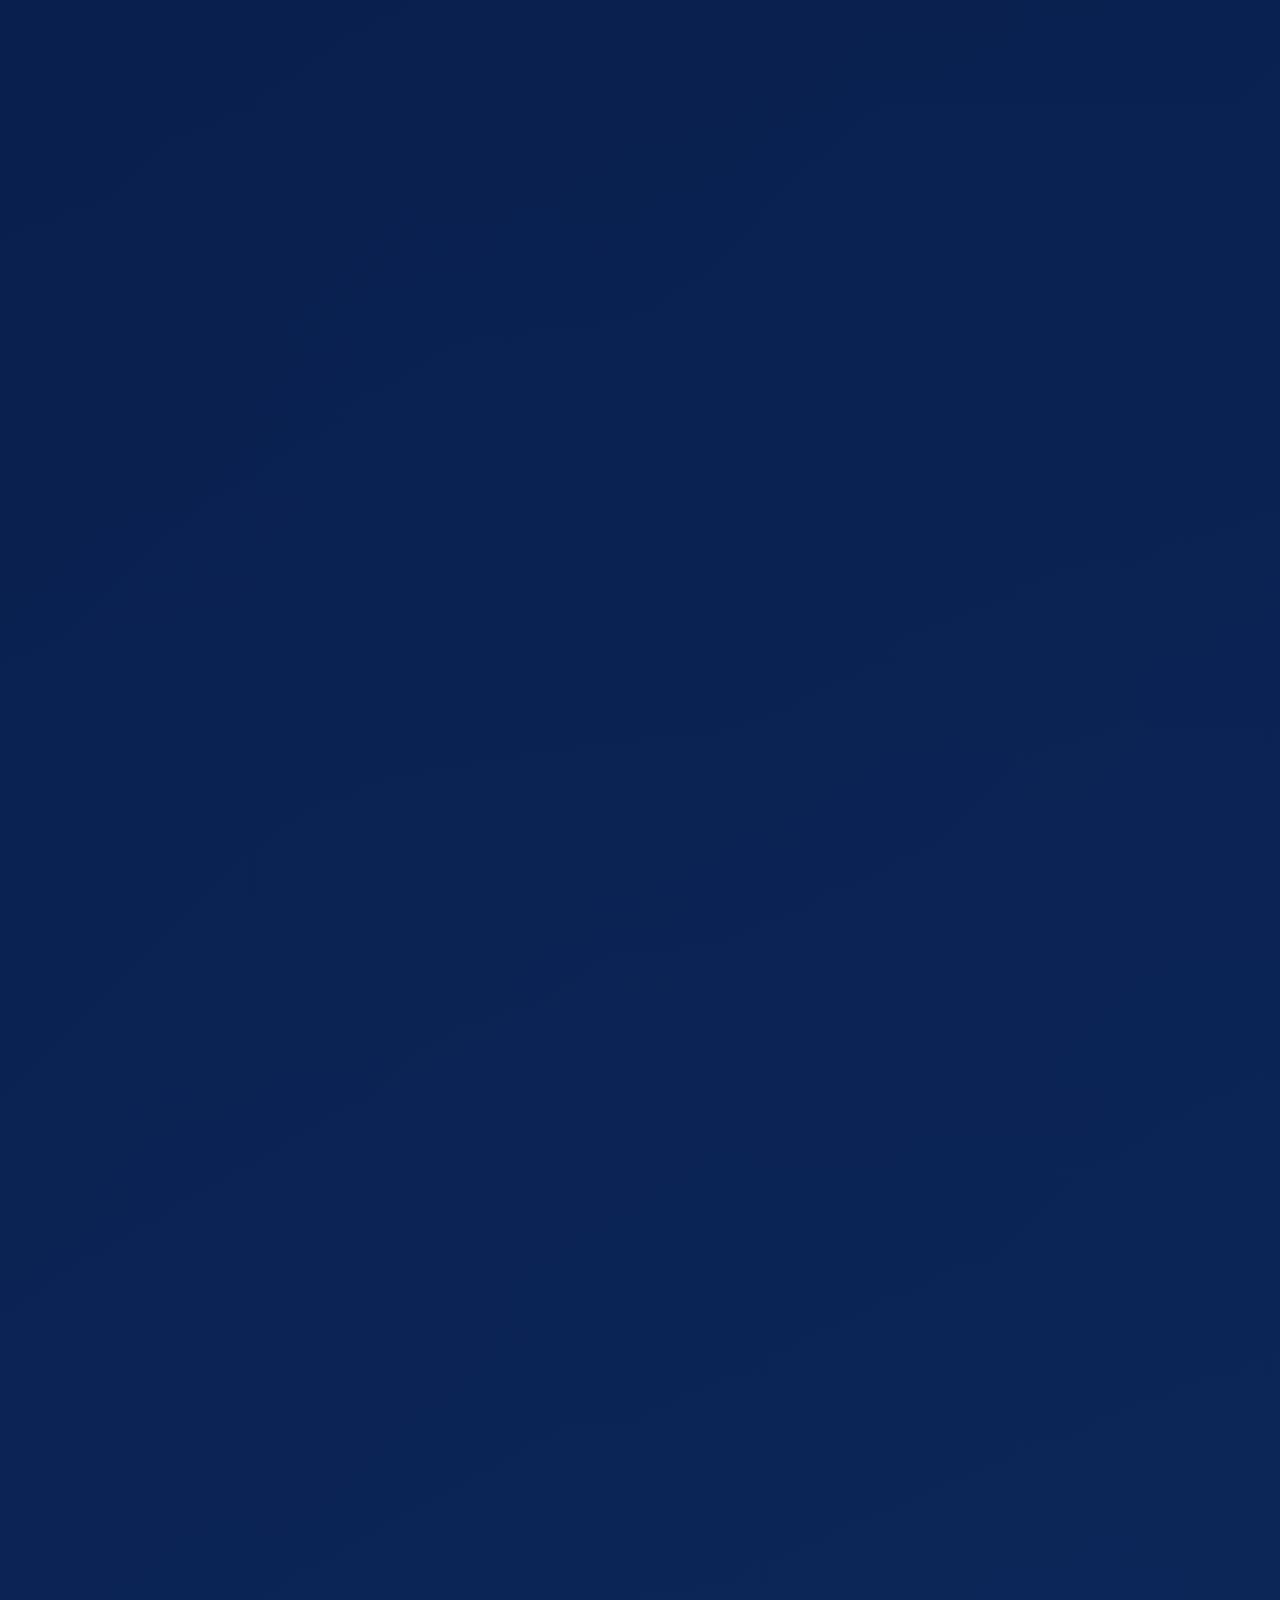
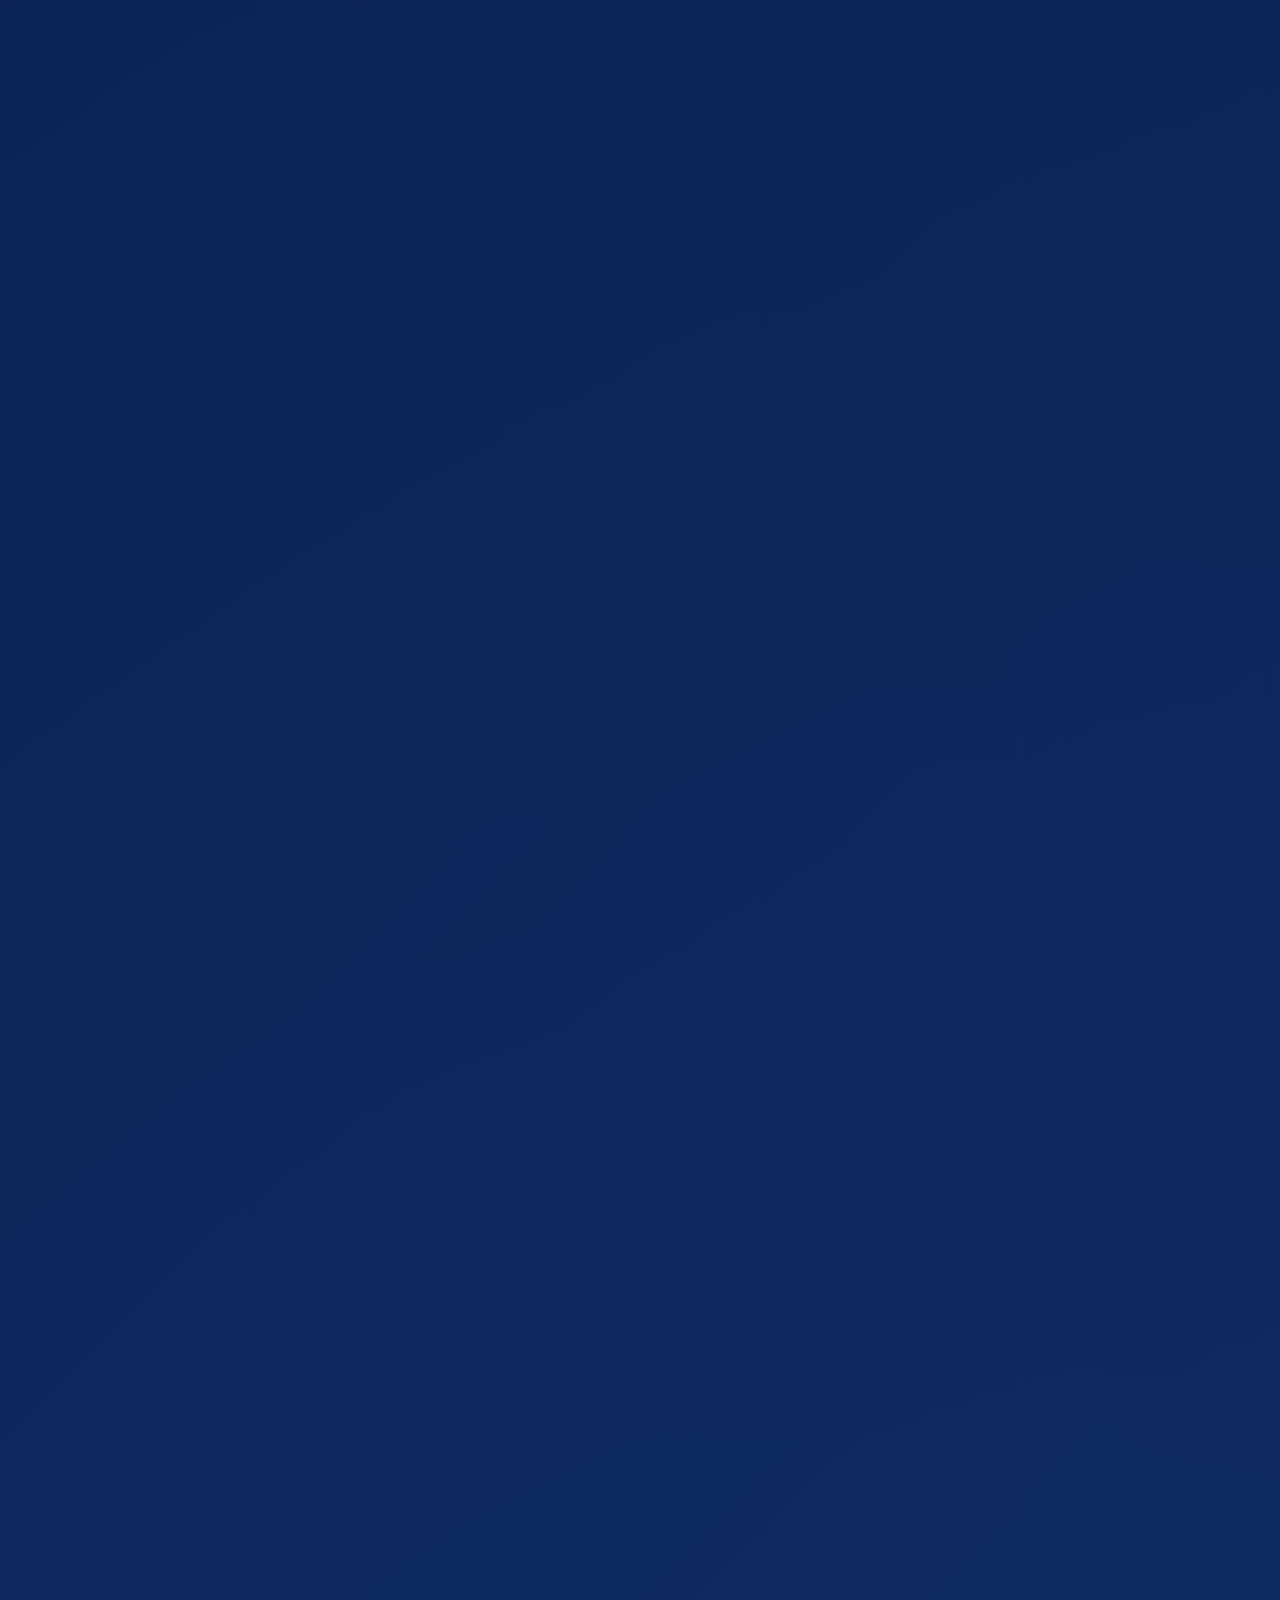
<file: en/index.html>
<!doctype html>
<html lang="en" dir="ltr" data-locale="en">
  <head>
    <meta charset="utf-8">
    <meta name="viewport" content="width=device-width, initial-scale=1">
    <title>SnapVend Gallery | QR Gallery and Local Photo Delivery for Photographers</title>
    <meta name="description" content="SnapVend Gallery helps photographers manage QR gallery sharing, FTP camera transfer, client selection and ZIP delivery from one phone or tablet.">
    <meta name="keywords" content="SnapVend Gallery, SnapVend, snapvendgallery.com, SnapVend Gallery app, QR photo gallery app, photographer delivery app, Shoot - Show - Sell, QR gallery, FTP transfer, local delivery, QR, sessions and delivery in one flow, A more controlled field workflow than a classic gallery handoff, Built for professional on-site teams, Show the field workflows where SnapVend fits best, Send your request, inquiry or partnership message directly to us, A clearer client flow with multilingual support, Set up the first delivery flow in minutes, New shots appear on the big screen, sales start through QR, How the live flow works, Sales, printing and licensing in one professional flow, Controlled Premium use with 1 phone + 1 tablet, Import from a pro camera, Start WiFi / hotspot QR access, Open the session gallery with QR, Show local payment and confirm PAC, Deliver ZIP and review reports, No extra app for the client, Session-based structure, Sales and delivery stay on one device, Operational control for live shoots, Clear license and device rules, Event and venue screen, Wedding print requests, TV, tablet and notebook ready, The camera shoots and sends photos to the app over FTP., New frames appear live as the presentation grows., The client scans the QR code and selects the photo., Purchased or print-requested photos leave the live screen., Live sales presentation, Staff approval and PAC control, Wedding print preparation, Reports and export, Ready for Google Play and App Store subscriptions, Device activation and device replacement flow, Custom business name, logo and ZIP filename, Wedding and event photographers, Studio and portrait sessions, School, sports and corporate jobs, Street, tourist-area and mobile portrait shoots, Mobile delivery teams, Website and first touchpoint, Gallery and client selection, Approval and delivery flow, Install the app, Bring photos in, Show with QR, Approve and deliver, Wedding and guest selection flow, Wedding print list, Studio review desk, School and sports sessions, Street and tourist-spot portrait sales, Corporate event booth, Wedding print and delivery teams, Fast delivery teams, Brand-focused studios, Local-network operations, Multi-session field crews, Unlimited daily deliveries, Unlimited live presentations and big-screen sales display, Unlimited print queue / print order list, Detailed sales, download and conversion reports, Payment/PAC approval and ZIP delivery flow, 1 phone + 1 tablet activation, Purchase restore and subscription management, All monthly Premium operational features, Better total cost across 12 months, 14-day offline access window for verified licenses, Sustainable use for busy wedding, event and field teams, Year-round unlimited live presentation, print queue and reports, Full control over branding and delivery flow, QR access, sessions, payment and delivery move through one connected flow., It fits weddings, events, studio reviews and mobile portrait sales., The local-network model stays fast, controlled and less dependent on internet coverage., General Inquiry, Demo Request, Pricing, Partnership, Custom Request">
    <meta name="robots" content="index,follow,max-image-preview:large,max-snippet:-1,max-video-preview:-1">
    <meta name="theme-color" content="#071b45">
    <meta http-equiv="content-language" content="en">
    <meta name="application-name" content="SnapVend Gallery">
    <meta property="og:site_name" content="SnapVend Gallery">
    <meta property="og:type" content="website">
    <meta property="og:title" content="SnapVend Gallery | QR Gallery and Local Photo Delivery for Photographers">
    <meta property="og:description" content="SnapVend Gallery helps photographers manage QR gallery sharing, FTP camera transfer, client selection and ZIP delivery from one phone or tablet.">
    <meta property="og:url" content="https://snapvendgallery.com/en/">
    <meta property="og:image" content="https://snapvendgallery.com/assets/branding/app_icon_store_512.png">
    <meta property="og:image:alt" content="SnapVend Gallery | QR Gallery and Local Photo Delivery for Photographers">
    <meta property="og:locale" content="en_US">
    <meta name="twitter:card" content="summary_large_image">
    <meta name="twitter:title" content="SnapVend Gallery | QR Gallery and Local Photo Delivery for Photographers">
    <meta name="twitter:description" content="SnapVend Gallery helps photographers manage QR gallery sharing, FTP camera transfer, client selection and ZIP delivery from one phone or tablet.">
    <meta name="twitter:image" content="https://snapvendgallery.com/assets/branding/app_icon_store_512.png">
    <meta name="twitter:image:alt" content="SnapVend Gallery | QR Gallery and Local Photo Delivery for Photographers">
    <link rel="canonical" href="https://snapvendgallery.com/en/">
    <link rel="alternate" hreflang="x-default" href="https://snapvendgallery.com/">
    <link rel="alternate" hreflang="tr" href="https://snapvendgallery.com/">
    <link rel="alternate" hreflang="tr-TR" href="https://snapvendgallery.com/">
    <link rel="alternate" hreflang="en" href="https://snapvendgallery.com/en/">
    <link rel="alternate" hreflang="en-US" href="https://snapvendgallery.com/en/">
    <link rel="alternate" hreflang="en-GB" href="https://snapvendgallery.com/en/">
    <link rel="alternate" hreflang="en-CA" href="https://snapvendgallery.com/en/">
    <link rel="alternate" hreflang="en-AU" href="https://snapvendgallery.com/en/">
    <link rel="alternate" hreflang="es" href="https://snapvendgallery.com/es/">
    <link rel="alternate" hreflang="es-ES" href="https://snapvendgallery.com/es/">
    <link rel="alternate" hreflang="es-MX" href="https://snapvendgallery.com/es/">
    <link rel="alternate" hreflang="es-AR" href="https://snapvendgallery.com/es/">
    <link rel="alternate" hreflang="es-CO" href="https://snapvendgallery.com/es/">
    <link rel="alternate" hreflang="fr" href="https://snapvendgallery.com/fr/">
    <link rel="alternate" hreflang="fr-FR" href="https://snapvendgallery.com/fr/">
    <link rel="alternate" hreflang="fr-CA" href="https://snapvendgallery.com/fr/">
    <link rel="alternate" hreflang="fr-BE" href="https://snapvendgallery.com/fr/">
    <link rel="alternate" hreflang="fr-CH" href="https://snapvendgallery.com/fr/">
    <link rel="alternate" hreflang="de" href="https://snapvendgallery.com/de/">
    <link rel="alternate" hreflang="de-DE" href="https://snapvendgallery.com/de/">
    <link rel="alternate" hreflang="de-AT" href="https://snapvendgallery.com/de/">
    <link rel="alternate" hreflang="de-CH" href="https://snapvendgallery.com/de/">
    <link rel="alternate" hreflang="it" href="https://snapvendgallery.com/it/">
    <link rel="alternate" hreflang="it-IT" href="https://snapvendgallery.com/it/">
    <link rel="alternate" hreflang="it-CH" href="https://snapvendgallery.com/it/">
    <link rel="alternate" hreflang="pt" href="https://snapvendgallery.com/pt/">
    <link rel="alternate" hreflang="pt-BR" href="https://snapvendgallery.com/pt/">
    <link rel="alternate" hreflang="pt-PT" href="https://snapvendgallery.com/pt/">
    <link rel="alternate" hreflang="ru" href="https://snapvendgallery.com/ru/">
    <link rel="alternate" hreflang="ru-RU" href="https://snapvendgallery.com/ru/">
    <link rel="alternate" hreflang="ru-KZ" href="https://snapvendgallery.com/ru/">
    <link rel="alternate" hreflang="ar" href="https://snapvendgallery.com/ar/">
    <link rel="alternate" hreflang="ar-SA" href="https://snapvendgallery.com/ar/">
    <link rel="alternate" hreflang="ar-AE" href="https://snapvendgallery.com/ar/">
    <link rel="alternate" hreflang="ar-EG" href="https://snapvendgallery.com/ar/">
    <link rel="alternate" hreflang="hi" href="https://snapvendgallery.com/hi/">
    <link rel="alternate" hreflang="hi-IN" href="https://snapvendgallery.com/hi/">
    <link rel="alternate" hreflang="ja" href="https://snapvendgallery.com/ja/">
    <link rel="alternate" hreflang="ja-JP" href="https://snapvendgallery.com/ja/">
    <link rel="alternate" hreflang="zh" href="https://snapvendgallery.com/zh/">
    <link rel="alternate" hreflang="zh-CN" href="https://snapvendgallery.com/zh/">
    <link rel="alternate" hreflang="zh-SG" href="https://snapvendgallery.com/zh/">
    <link rel="icon" type="image/png" href="../assets/branding/snapvend_logo_square.png">
    <link rel="shortcut icon" href="../assets/branding/snapvend_logo_square.png">
    <link rel="apple-touch-icon" href="../assets/branding/snapvend_logo_square.png">
    <link rel="manifest" href="../manifest.webmanifest">
    <link rel="preload" href="../assets/fonts/BebasNeue-Regular.ttf" as="font" type="font/ttf" crossorigin>
    <link rel="preload" href="../assets/fonts/JosefinSans-Bold.ttf" as="font" type="font/ttf" crossorigin>
    <link rel="stylesheet" href="../styles.css?v=20260724084150">
    <script type="application/ld+json">{"@context":"https://schema.org","@graph":[{"@type":"Organization","@id":"https://snapvendgallery.com/#organization","name":"SnapVend Gallery","alternateName":["SnapVend","SnapVend QR Gallery","SnapVend Photo Delivery"],"description":"SnapVend Gallery helps photographers manage QR gallery sharing, FTP camera transfer, client selection and ZIP delivery from one phone or tablet.","disambiguatingDescription":"SnapVend Gallery is the photographer QR gallery and local photo delivery app published at snapvendgallery.com.","slogan":"Shoot - Show - Sell","url":"https://snapvendgallery.com/","logo":{"@type":"ImageObject","url":"https://snapvendgallery.com/assets/branding/snapvend_logo_square.png"},"image":"https://snapvendgallery.com/assets/branding/snapvend_logo_square.png","sameAs":["https://snapvendgallery.com/","https://play.google.com/store/apps/details?id=com.snapvend.gallery","https://apps.apple.com/us/app/snapvend-gallery/id6764613281"],"contactPoint":[{"@id":"https://snapvendgallery.com/#sales-contact"}]},{"@type":"ContactPoint","@id":"https://snapvendgallery.com/#sales-contact","contactType":"sales","email":"snapvendinfo@gmail.com","url":"mailto:snapvendinfo@gmail.com","availableLanguage":["Turkish","English","Spanish","French","German","Italian","Portuguese","Russian","Arabic","Hindi","Japanese","Chinese"]},{"@type":"WebSite","@id":"https://snapvendgallery.com/#website","url":"https://snapvendgallery.com/","name":"SnapVend Gallery","alternateName":"SnapVend","inLanguage":"en","publisher":{"@id":"https://snapvendgallery.com/#organization"}},{"@type":"WebPage","@id":"https://snapvendgallery.com/en/#webpage","url":"https://snapvendgallery.com/en/","name":"SnapVend Gallery | QR Gallery and Local Photo Delivery for Photographers","description":"SnapVend Gallery helps photographers manage QR gallery sharing, FTP camera transfer, client selection and ZIP delivery from one phone or tablet.","inLanguage":"en","isPartOf":{"@id":"https://snapvendgallery.com/#website"},"about":{"@id":"https://snapvendgallery.com/en/#app"},"mainEntity":{"@id":"https://snapvendgallery.com/en/#app"},"primaryImageOfPage":{"@type":"ImageObject","url":"https://snapvendgallery.com/assets/branding/snapvend_logo_square.png"},"keywords":"SnapVend Gallery, SnapVend, snapvendgallery.com, SnapVend Gallery app, QR photo gallery app, photographer delivery app, Shoot - Show - Sell, QR gallery, FTP transfer, local delivery, QR, sessions and delivery in one flow, A more controlled field workflow than a classic gallery handoff, Built for professional on-site teams, Show the field workflows where SnapVend fits best, Send your request, inquiry or partnership message directly to us, A clearer client flow with multilingual support, Set up the first delivery flow in minutes, New shots appear on the big screen, sales start through QR, How the live flow works, Sales, printing and licensing in one professional flow, Controlled Premium use with 1 phone + 1 tablet, Import from a pro camera, Start WiFi / hotspot QR access, Open the session gallery with QR, Show local payment and confirm PAC, Deliver ZIP and review reports, No extra app for the client, Session-based structure, Sales and delivery stay on one device, Operational control for live shoots, Clear license and device rules, Event and venue screen, Wedding print requests, TV, tablet and notebook ready, The camera shoots and sends photos to the app over FTP., New frames appear live as the presentation grows., The client scans the QR code and selects the photo., Purchased or print-requested photos leave the live screen., Live sales presentation, Staff approval and PAC control, Wedding print preparation, Reports and export, Ready for Google Play and App Store subscriptions, Device activation and device replacement flow, Custom business name, logo and ZIP filename, Wedding and event photographers, Studio and portrait sessions, School, sports and corporate jobs, Street, tourist-area and mobile portrait shoots, Mobile delivery teams, Website and first touchpoint, Gallery and client selection, Approval and delivery flow, Install the app, Bring photos in, Show with QR, Approve and deliver, Wedding and guest selection flow, Wedding print list, Studio review desk, School and sports sessions, Street and tourist-spot portrait sales, Corporate event booth, Wedding print and delivery teams, Fast delivery teams, Brand-focused studios, Local-network operations, Multi-session field crews, Unlimited daily deliveries, Unlimited live presentations and big-screen sales display, Unlimited print queue / print order list, Detailed sales, download and conversion reports, Payment/PAC approval and ZIP delivery flow, 1 phone + 1 tablet activation, Purchase restore and subscription management, All monthly Premium operational features, Better total cost across 12 months, 14-day offline access window for verified licenses, Sustainable use for busy wedding, event and field teams, Year-round unlimited live presentation, print queue and reports, Full control over branding and delivery flow, QR access, sessions, payment and delivery move through one connected flow., It fits weddings, events, studio reviews and mobile portrait sales., The local-network model stays fast, controlled and less dependent on internet coverage., General Inquiry, Demo Request, Pricing, Partnership, Custom Request","hasPart":[{"@id":"https://snapvendgallery.com/en/#audience"},{"@id":"https://snapvendgallery.com/en/#language-support-benefits"},{"@id":"https://snapvendgallery.com/en/#why-snapvend"},{"@id":"https://snapvendgallery.com/en/#live-presentation"},{"@id":"https://snapvendgallery.com/en/#field-operations"},{"@id":"https://snapvendgallery.com/en/#quick-start"},{"@id":"https://snapvendgallery.com/en/#use-cases"},{"@id":"https://snapvendgallery.com/en/#reference-profiles"},{"@id":"https://snapvendgallery.com/en/#faq"},{"@id":"https://snapvendgallery.com/en/#contact-page"},{"@id":"https://snapvendgallery.com/en/#contact-topics"},{"@id":"https://snapvendgallery.com/en/#why-snapvend-points"},{"@id":"https://snapvendgallery.com/en/#supported-languages"}]},{"@type":"SoftwareApplication","@id":"https://snapvendgallery.com/en/#app","name":"SnapVend Gallery","alternateName":["SnapVend","SnapVend QR Gallery","SnapVend Photographer Gallery"],"description":"SnapVend Gallery helps photographers manage QR gallery sharing, FTP camera transfer, client selection and ZIP delivery from one phone or tablet.","disambiguatingDescription":"SnapVend Gallery is a mobile QR gallery, FTP camera transfer and local ZIP delivery app for photographers.","applicationCategory":"BusinessApplication","applicationSubCategory":"Photo workflow, print management and delivery","applicationSuite":"SnapVend Gallery","identifier":"com.snapvend.gallery","operatingSystem":"ANDROID, IOS","inLanguage":"en","availableLanguage":["Turkish","English","Spanish","French","German","Italian","Portuguese","Russian","Arabic","Hindi","Japanese","Chinese"],"url":"https://snapvendgallery.com/en/","mainEntityOfPage":"https://snapvendgallery.com/en/","image":"https://snapvendgallery.com/assets/branding/snapvend_logo_square.png","screenshot":["https://snapvendgallery.com/assets/marketing/google_play/web/01_gallery_dashboard_hero.jpg","https://snapvendgallery.com/assets/marketing/google_play/web/02_session_qr_access_hero.png","https://snapvendgallery.com/assets/marketing/google_play/web/05_ftp_server_settings_web.png","https://snapvendgallery.com/assets/marketing/google_play/web/01_gallery_dashboard_web.png","https://snapvendgallery.com/assets/marketing/google_play/web/03_browser_gallery_selection_web.png","https://snapvendgallery.com/assets/marketing/google_play/web/06_customer_gallery_selection_en_web.png","https://snapvendgallery.com/assets/marketing/google_play/web/04_payment_approval_flow_web.png","https://snapvendgallery.com/assets/marketing/google_play/web/07_reports_dashboard_web.png"],"keywords":"SnapVend Gallery, SnapVend, snapvendgallery.com, SnapVend Gallery app, QR photo gallery app, photographer delivery app, Shoot - Show - Sell, QR gallery, FTP transfer, local delivery, QR, sessions and delivery in one flow, A more controlled field workflow than a classic gallery handoff, Built for professional on-site teams, Show the field workflows where SnapVend fits best, Send your request, inquiry or partnership message directly to us, A clearer client flow with multilingual support, Set up the first delivery flow in minutes, New shots appear on the big screen, sales start through QR, How the live flow works, Sales, printing and licensing in one professional flow, Controlled Premium use with 1 phone + 1 tablet, Import from a pro camera, Start WiFi / hotspot QR access, Open the session gallery with QR, Show local payment and confirm PAC, Deliver ZIP and review reports, No extra app for the client, Session-based structure, Sales and delivery stay on one device, Operational control for live shoots, Clear license and device rules, Event and venue screen, Wedding print requests, TV, tablet and notebook ready, The camera shoots and sends photos to the app over FTP., New frames appear live as the presentation grows., The client scans the QR code and selects the photo., Purchased or print-requested photos leave the live screen., Live sales presentation, Staff approval and PAC control, Wedding print preparation, Reports and export, Ready for Google Play and App Store subscriptions, Device activation and device replacement flow, Custom business name, logo and ZIP filename, Wedding and event photographers, Studio and portrait sessions, School, sports and corporate jobs, Street, tourist-area and mobile portrait shoots, Mobile delivery teams, Website and first touchpoint, Gallery and client selection, Approval and delivery flow, Install the app, Bring photos in, Show with QR, Approve and deliver, Wedding and guest selection flow, Wedding print list, Studio review desk, School and sports sessions, Street and tourist-spot portrait sales, Corporate event booth, Wedding print and delivery teams, Fast delivery teams, Brand-focused studios, Local-network operations, Multi-session field crews, Unlimited daily deliveries, Unlimited live presentations and big-screen sales display, Unlimited print queue / print order list, Detailed sales, download and conversion reports, Payment/PAC approval and ZIP delivery flow, 1 phone + 1 tablet activation, Purchase restore and subscription management, All monthly Premium operational features, Better total cost across 12 months, 14-day offline access window for verified licenses, Sustainable use for busy wedding, event and field teams, Year-round unlimited live presentation, print queue and reports, Full control over branding and delivery flow, QR access, sessions, payment and delivery move through one connected flow., It fits weddings, events, studio reviews and mobile portrait sales., The local-network model stays fast, controlled and less dependent on internet coverage., General Inquiry, Demo Request, Pricing, Partnership, Custom Request","brand":{"@type":"Brand","name":"SnapVend Gallery","alternateName":"SnapVend"},"publisher":{"@id":"https://snapvendgallery.com/#organization"},"isAccessibleForFree":true,"featureList":["Import from a pro camera","Start WiFi / hotspot QR access","Open the session gallery with QR","Show local payment and confirm PAC","Deliver ZIP and review reports","No extra app for the client","Session-based structure","Sales and delivery stay on one device","Operational control for live shoots","Clear license and device rules","Event and venue screen","Wedding print requests","TV, tablet and notebook ready","The camera shoots and sends photos to the app over FTP.","New frames appear live as the presentation grows.","The client scans the QR code and selects the photo.","Purchased or print-requested photos leave the live screen.","Live sales presentation","Staff approval and PAC control","Wedding print preparation","Reports and export","Ready for Google Play and App Store subscriptions","Device activation and device replacement flow","Custom business name, logo and ZIP filename","Install the app","Bring photos in","Show with QR","Approve and deliver","Unlimited daily deliveries","Unlimited live presentations and big-screen sales display","Unlimited print queue / print order list","Detailed sales, download and conversion reports","Payment/PAC approval and ZIP delivery flow","1 phone + 1 tablet activation","Purchase restore and subscription management","All monthly Premium operational features","Better total cost across 12 months","14-day offline access window for verified licenses","Sustainable use for busy wedding, event and field teams","Year-round unlimited live presentation, print queue and reports","Full control over branding and delivery flow","Website and first touchpoint","Gallery and client selection","Approval and delivery flow","Wedding and guest selection flow","Wedding print list"],"additionalProperty":[{"@type":"PropertyValue","name":"Supported Languages","value":"Turkish, English, Spanish, French, German, Italian, Portuguese, Russian, Arabic, Hindi, Japanese, Chinese"},{"@type":"PropertyValue","name":"Localized client flow coverage","value":"A clearer client flow with multilingual support"},{"@type":"PropertyValue","name":"The SnapVend difference","value":"QR access, sessions, payment and delivery move through one connected flow. | It fits weddings, events, studio reviews and mobile portrait sales. | The local-network model stays fast, controlled and less dependent on internet coverage."},{"@type":"PropertyValue","name":"How the live flow works","value":"The camera shoots and sends photos to the app over FTP. | New frames appear live as the presentation grows. | The client scans the QR code and selects the photo. | Purchased or print-requested photos leave the live screen."},{"@type":"PropertyValue","name":"Premium license","value":"Controlled Premium use with 1 phone + 1 tablet: Premium removes delivery, live presentation and print order list limits. A verified license can keep field work running through the defined offline access window."},{"@type":"PropertyValue","name":"Premium (Monthly)","value":"Premium brings unlimited delivery, live presentation, print queue, detailed reports, payment/PAC approval, branded ZIP delivery and 1 phone + 1 tablet activation under one license. Yearly Premium keeps the same operational rights with better annual cost."}],"audience":[{"@type":"Audience","audienceType":"Wedding and event photographers","description":"A strong fit for wedding teams that want to manage fast selection, immediate delivery and a live print list in the same workflow."},{"@type":"Audience","audienceType":"Studio and portrait sessions","description":"Studios that want to review, select and deliver with the client in one place."},{"@type":"Audience","audienceType":"School, sports and corporate jobs","description":"Crews that manage many sessions without mixing customers or deliveries."},{"@type":"Audience","audienceType":"Street, tourist-area and mobile portrait shoots","description":"A strong fit for photographers who want to shoot on location, show selected frames instantly and sell single images or bundled packages."},{"@type":"Audience","audienceType":"Mobile delivery teams","description":"Operations that work over local network or hotspot without internet dependency."}],"offers":[{"@type":"Offer","name":"Free","description":"10 photo deliveries per day | 10 print orders per day | 10 live presentations per day | SnapVend branding remains visible | Test the core workflow before subscribing","price":0,"priceCurrency":"USD","availability":"https://schema.org/InStock","url":"https://snapvendgallery.com/en/#pricing"},{"@type":"Offer","name":"Premium (Monthly)","description":"Unlimited daily deliveries | Unlimited live presentations and big-screen sales display | Unlimited print queue / print order list | Detailed sales, download and conversion reports | Payment/PAC approval and ZIP delivery flow | 1 phone + 1 tablet activation | Custom business name, logo and ZIP filename | Purchase restore and subscription management","price":8.95,"priceCurrency":"USD","availability":"https://schema.org/InStock","url":"https://snapvendgallery.com/en/#pricing"},{"@type":"Offer","name":"Premium (Yearly)","description":"All monthly Premium operational features | Better total cost across 12 months | 14-day offline access window for verified licenses | Sustainable use for busy wedding, event and field teams | Year-round unlimited live presentation, print queue and reports | Full control over branding and delivery flow","price":89.54,"priceCurrency":"USD","availability":"https://schema.org/InStock","url":"https://snapvendgallery.com/en/#pricing"}],"downloadUrl":["https://play.google.com/store/apps/details?id=com.snapvend.gallery","https://apps.apple.com/us/app/snapvend-gallery/id6764613281"],"installUrl":["https://play.google.com/store/apps/details?id=com.snapvend.gallery","https://apps.apple.com/us/app/snapvend-gallery/id6764613281"],"dateModified":"2026-07-24"},{"@type":"ItemList","@id":"https://snapvendgallery.com/en/#audience","url":"https://snapvendgallery.com/en/#audience","name":"Built for professional on-site teams","numberOfItems":5,"itemListElement":[{"@type":"ListItem","position":1,"item":{"@type":"Thing","name":"Wedding and event photographers","description":"A strong fit for wedding teams that want to manage fast selection, immediate delivery and a live print list in the same workflow."}},{"@type":"ListItem","position":2,"item":{"@type":"Thing","name":"Studio and portrait sessions","description":"Studios that want to review, select and deliver with the client in one place."}},{"@type":"ListItem","position":3,"item":{"@type":"Thing","name":"School, sports and corporate jobs","description":"Crews that manage many sessions without mixing customers or deliveries."}},{"@type":"ListItem","position":4,"item":{"@type":"Thing","name":"Street, tourist-area and mobile portrait shoots","description":"A strong fit for photographers who want to shoot on location, show selected frames instantly and sell single images or bundled packages."}},{"@type":"ListItem","position":5,"item":{"@type":"Thing","name":"Mobile delivery teams","description":"Operations that work over local network or hotspot without internet dependency."}}]},{"@type":"ItemList","@id":"https://snapvendgallery.com/en/#language-support-benefits","url":"https://snapvendgallery.com/en/#language-support-benefits","name":"A clearer client flow with multilingual support","numberOfItems":3,"itemListElement":[{"@type":"ListItem","position":1,"item":{"@type":"Thing","name":"Website and first touchpoint","description":"Visitors can follow the website more comfortably and land on the right page faster when their language is supported."}},{"@type":"ListItem","position":2,"item":{"@type":"Thing","name":"Gallery and client selection","description":"The browser gallery and selection flow become easier to understand for clients coming from different countries."}},{"@type":"ListItem","position":3,"item":{"@type":"Thing","name":"Approval and delivery flow","description":"Payment, approval and delivery steps stay easier to explain when supported languages are available inside the flow."}}]},{"@type":"ItemList","@id":"https://snapvendgallery.com/en/#why-snapvend","url":"https://snapvendgallery.com/en/#why-snapvend","name":"A more controlled field workflow than a classic gallery handoff","numberOfItems":5,"itemListElement":[{"@type":"ListItem","position":1,"item":{"@type":"Thing","name":"No extra app for the client","description":"Clients enter the browser gallery through QR on the same network, so the flow starts faster without another app install."}},{"@type":"ListItem","position":2,"item":{"@type":"Thing","name":"Session-based structure","description":"Each client, shoot or group stays separate, so selection, payment and delivery records do not get mixed."}},{"@type":"ListItem","position":3,"item":{"@type":"Thing","name":"Sales and delivery stay on one device","description":"Local payment methods, PAC approval and ZIP delivery are completed on the same device."}},{"@type":"ListItem","position":4,"item":{"@type":"Thing","name":"Operational control for live shoots","description":"FTP camera intake, print list, reports and branding controls keep busy field work more organized."}},{"@type":"ListItem","position":5,"item":{"@type":"Thing","name":"Clear license and device rules","description":"Free and Premium status, active device rights, last validation time and offline access details are visible inside the app, so teams know which rights are active in the field."}}]},{"@type":"ItemList","@id":"https://snapvendgallery.com/en/#live-presentation","url":"https://snapvendgallery.com/en/#live-presentation","name":"New shots appear on the big screen, sales start through QR","numberOfItems":3,"itemListElement":[{"@type":"ListItem","position":1,"item":{"@type":"Thing","name":"Event and venue screen","description":"Photos rotate on the big screen. When a guest sees themselves, they scan the QR code and buy the photo from the payment screen."}},{"@type":"ListItem","position":2,"item":{"@type":"Thing","name":"Wedding print requests","description":"Guests or the couple can send selected frames to the print list, while the team tracks print demand without confusion."}},{"@type":"ListItem","position":3,"item":{"@type":"Thing","name":"TV, tablet and notebook ready","description":"Live presentation is designed around a browser-based viewing flow, so it can run on field screens, tablets or large TVs."}}]},{"@type":"ItemList","@id":"https://snapvendgallery.com/en/#field-operations","url":"https://snapvendgallery.com/en/#field-operations","name":"Sales, printing and licensing in one professional flow","numberOfItems":4,"itemListElement":[{"@type":"ListItem","position":1,"item":{"@type":"Thing","name":"Live sales presentation","description":"Show photos on a notebook, tablet or TV browser like a premium viewing wall; clients enter their own gallery through QR."}},{"@type":"ListItem","position":2,"item":{"@type":"Thing","name":"Staff approval and PAC control","description":"Client selections become sales requests. Your team can approve, reject or validate delivery securely with a PAC code."}},{"@type":"ListItem","position":3,"item":{"@type":"Thing","name":"Wedding print preparation","description":"Move selected frames into the print order list; on iOS, prepare 10x15 cm PDFs and send them into the AirPrint flow."}},{"@type":"ListItem","position":4,"item":{"@type":"Thing","name":"Reports and export","description":"Track gallery sales, live presentation sales and print revenue separately; export PDF and Excel summaries after the event."}}]},{"@type":"ItemList","@id":"https://snapvendgallery.com/en/#quick-start","url":"https://snapvendgallery.com/en/#quick-start","name":"Set up the first delivery flow in minutes","numberOfItems":4,"itemListElement":[{"@type":"ListItem","position":1,"item":{"@type":"Thing","name":"Install the app","description":"Open SnapVend on a phone or tablet, then review business details and license status."}},{"@type":"ListItem","position":2,"item":{"@type":"Thing","name":"Bring photos in","description":"Select from local media or transfer directly from an FTP-capable professional camera."}},{"@type":"ListItem","position":3,"item":{"@type":"Thing","name":"Show with QR","description":"Open a separate session for each shoot, invite the client into the QR gallery and collect selections."}},{"@type":"ListItem","position":4,"item":{"@type":"Thing","name":"Approve and deliver","description":"After payment/PAC control, deliver approved files as a ZIP from the same device."}}]},{"@type":"ItemList","@id":"https://snapvendgallery.com/en/#use-cases","url":"https://snapvendgallery.com/en/#use-cases","name":"Use Cases","numberOfItems":6,"itemListElement":[{"@type":"ListItem","position":1,"item":{"@type":"Thing","name":"Wedding and guest selection flow","description":"Open a QR gallery during or right after the shoot, collect selections and complete delivery from the same device."}},{"@type":"ListItem","position":2,"item":{"@type":"Thing","name":"Wedding print list","description":"Collect couple, family and guest selections while keeping print-ready frames in a separate print list, so on-site printing can move forward without breaking digital delivery."}},{"@type":"ListItem","position":3,"item":{"@type":"Thing","name":"Studio review desk","description":"Stand next to the client in portrait sessions, narrow the set together and move to approval from one screen."}},{"@type":"ListItem","position":4,"item":{"@type":"Thing","name":"School and sports sessions","description":"Keep classes, teams and session groups separate while managing many deliveries in one day."}},{"@type":"ListItem","position":5,"item":{"@type":"Thing","name":"Street and tourist-spot portrait sales","description":"Shoot on location, show the selected frames instantly and manage single-image or package sales from the same device."}},{"@type":"ListItem","position":6,"item":{"@type":"Thing","name":"Corporate event booth","description":"Run quick captures, QR access and ZIP delivery on location with a more branded handoff."}}]},{"@type":"ItemList","@id":"https://snapvendgallery.com/en/#reference-profiles","url":"https://snapvendgallery.com/en/#reference-profiles","name":"Reference Profiles","numberOfItems":5,"itemListElement":[{"@type":"ListItem","position":1,"item":{"@type":"Thing","name":"Wedding print and delivery teams","description":"Built for wedding photographers who want to manage digital delivery and print preparation inside the same operation."}},{"@type":"ListItem","position":2,"item":{"@type":"Thing","name":"Fast delivery teams","description":"Strong for crews that want to shoot, review and close delivery on the same day."}},{"@type":"ListItem","position":3,"item":{"@type":"Thing","name":"Brand-focused studios","description":"A solid fit for studios that want custom branding, cleaner approval flow and controlled presentation."}},{"@type":"ListItem","position":4,"item":{"@type":"Thing","name":"Local-network operations","description":"Designed for teams that prefer hotspot or local network workflows instead of depending on internet."}},{"@type":"ListItem","position":5,"item":{"@type":"Thing","name":"Multi-session field crews","description":"Built for teams that manage separate clients or event groups without mixing deliveries."}}]},{"@type":"DefinedTermSet","@id":"https://snapvendgallery.com/en/#contact-topics","url":"https://snapvendgallery.com/en/#contact-topics","name":"Topic","hasDefinedTerm":[{"@type":"DefinedTerm","name":"General Inquiry"},{"@type":"DefinedTerm","name":"Demo Request"},{"@type":"DefinedTerm","name":"Pricing"},{"@type":"DefinedTerm","name":"Partnership"},{"@type":"DefinedTerm","name":"Custom Request"}]},{"@type":"DefinedTermSet","@id":"https://snapvendgallery.com/en/#why-snapvend-points","url":"https://snapvendgallery.com/en/#why-snapvend-points","name":"It simplifies the photographer's day","hasDefinedTerm":[{"@type":"DefinedTerm","name":"QR access, sessions, payment and delivery move through one connected flow."},{"@type":"DefinedTerm","name":"It fits weddings, events, studio reviews and mobile portrait sales."},{"@type":"DefinedTerm","name":"The local-network model stays fast, controlled and less dependent on internet coverage."}]},{"@type":"DefinedTermSet","@id":"https://snapvendgallery.com/en/#supported-languages","url":"https://snapvendgallery.com/en/#supported-languages","name":"Supported Languages","hasDefinedTerm":[{"@type":"DefinedTerm","name":"Turkish"},{"@type":"DefinedTerm","name":"English"},{"@type":"DefinedTerm","name":"Spanish"},{"@type":"DefinedTerm","name":"French"},{"@type":"DefinedTerm","name":"German"},{"@type":"DefinedTerm","name":"Italian"},{"@type":"DefinedTerm","name":"Portuguese"},{"@type":"DefinedTerm","name":"Russian"},{"@type":"DefinedTerm","name":"Arabic"},{"@type":"DefinedTerm","name":"Hindi"},{"@type":"DefinedTerm","name":"Japanese"},{"@type":"DefinedTerm","name":"Chinese"}]},{"@type":"ContactPage","@id":"https://snapvendgallery.com/en/#contact-page","url":"https://snapvendgallery.com/en/#contact","name":"Send your request, inquiry or partnership message directly to us","description":"Use this form for demo requests, pricing questions, partnerships or custom workflow needs.","inLanguage":"en","isPartOf":{"@id":"https://snapvendgallery.com/#website"},"about":[{"@id":"https://snapvendgallery.com/en/#app"},{"@id":"https://snapvendgallery.com/en/#contact-topics"}],"mainEntity":{"@id":"https://snapvendgallery.com/#sales-contact"},"potentialAction":{"@type":"CommunicateAction","name":"Send","target":"mailto:snapvendinfo@gmail.com","recipient":{"@id":"https://snapvendgallery.com/#organization"}}},{"@type":"FAQPage","@id":"https://snapvendgallery.com/en/#faq","mainEntity":[{"@type":"Question","name":"What is SnapVend Gallery?","acceptedAnswer":{"@type":"Answer","text":"SnapVend Gallery is a mobile app for photographers that combines QR galleries, FTP camera transfer, client selection, local payment approval and ZIP delivery on one device."}},{"@type":"Question","name":"Does SnapVend work without internet?","acceptedAnswer":{"@type":"Answer","text":"Yes. The main workflow can run over local network or hotspot. Cloud access is not required."}},{"@type":"Question","name":"Can I transfer directly from a professional camera?","acceptedAnswer":{"@type":"Answer","text":"Yes. Photos can move directly into SnapVend from an FTP-capable professional camera over the same network or hotspot."}},{"@type":"Question","name":"How do clients view the photos?","acceptedAnswer":{"@type":"Answer","text":"Clients first join through a WiFi or hotspot QR connection, then scan the session QR code to open only the gallery created for them in the browser."}},{"@type":"Question","name":"What does the session structure do?","acceptedAnswer":{"@type":"Answer","text":"Each client, shoot or event can stay in its own session so files, selections, payment flow and delivery records never get mixed, while each outcome stays easier to track."}},{"@type":"Question","name":"What can I track in the reports section?","acceptedAnswer":{"@type":"Answer","text":"The reports view helps you monitor sales count, revenue, download activity, conversion and average basket without breaking the live field workflow."}},{"@type":"Question","name":"Can I use my own business name and logo?","acceptedAnswer":{"@type":"Answer","text":"Yes. Premium plans unlock custom business branding, logo usage and branded delivery."}},{"@type":"Question","name":"Can I show country-specific payment methods to clients?","acceptedAnswer":{"@type":"Answer","text":"Yes. Once the business country is selected, completed local methods appear in the payment popup. Ready local method sets are available for Turkey, Spain, India, China and Japan."}},{"@type":"Question","name":"What does the print list do?","acceptedAnswer":{"@type":"Answer","text":"The print list keeps selected frames ready for printing without breaking the delivery flow. It gives wedding teams a more controlled way to track which photos should be printed and how print preparation should move forward."}},{"@type":"Question","name":"Which languages are supported?","acceptedAnswer":{"@type":"Answer","text":"The website, customer gallery and supported flow screens can be presented in these languages: Turkish, English, Spanish, French, German, Italian, Portuguese, Russian, Arabic, Hindi, Japanese, Chinese"}},{"@type":"Question","name":"Which operational features does Premium unlock?","acceptedAnswer":{"@type":"Answer","text":"Premium unlocks unlimited daily delivery, live presentation, print queue, detailed reports, payment/PAC approval, branded ZIP delivery, 1 phone + 1 tablet activation, purchase restore and subscription management."}},{"@type":"Question","name":"Which plan removes delivery limits?","acceptedAnswer":{"@type":"Answer","text":"Both monthly and yearly Premium plans remove the daily delivery limit."}},{"@type":"Question","name":"Do I need technical setup for first use?","acceptedAnswer":{"@type":"Answer","text":"No. After opening the app and importing photos, you can run QR session, client selection, payment/PAC control and ZIP delivery from the same device."}},{"@type":"Question","name":"Is App Store download active for iPhone and iPad?","acceptedAnswer":{"@type":"Answer","text":"Yes. SnapVend Gallery is now available on the App Store. The website App Store buttons and download QR route iOS devices directly to the App Store listing."}}]}]}</script>
    <script defer src="../site-config.js?v=20260724084150"></script>
    <script defer src="../script.js?v=20260724084150"></script>
  </head>
  <body>
    <div class="page-aura page-aura-left" aria-hidden="true"></div>
    <div class="page-aura page-aura-right" aria-hidden="true"></div>

    <header class="topbar">
      <div class="container topbar-inner">
        <a class="brand" href="./index.html">
          <img class="brand-mark" src="../assets/branding/snapvend_logo_square_web.png" alt="SnapVend" width="64" height="64" decoding="async" fetchpriority="high">
          <span class="brand-copy">
            <span class="brand-kicker">Professional Photo Delivery</span>
            <strong>SnapVend</strong>
          </span>
        </a>

        <button class="topbar-menu-toggle" type="button" aria-expanded="false" aria-controls="primary-menu" data-menu-toggle>
          <span class="topbar-menu-toggle-lines" aria-hidden="true">
            <span></span>
            <span></span>
            <span></span>
          </span>
          <span>Menu</span>
        </button>

        <div class="topbar-menu-panel" id="primary-menu" data-menu-panel>
          <nav class="topnav" aria-label="Sections">
            <a href="#demo">Demo</a>
            <a href="#how-it-works">How It Works</a>
            <a href="#why-snapvend">Benefits</a>
            <a href="#audience">Users</a>
            <a href="#pricing">Pricing</a>
            <a href="#faq">FAQ</a>
          </nav>

          <div class="topbar-actions">
            <a class="pill-link" href="#download">Download</a>
            <details class="language-switcher">
              <summary><span class="language-summary"><span class="language-flag" aria-hidden="true"><img src="../assets/flags/us.svg" alt="" loading="lazy" decoding="async"></span><span>EN</span></span></summary>
              <div class="language-menu">
              <a class="language-option" href="../index.html" lang="tr" hreflang="tr"><span class="language-flag" aria-hidden="true"><img src="../assets/flags/tr.svg" alt="" loading="lazy" decoding="async"></span><span class="language-name">Turkish</span></a>
              <a class="language-option language-option-active" href="./index.html" lang="en" hreflang="en"><span class="language-flag" aria-hidden="true"><img src="../assets/flags/us.svg" alt="" loading="lazy" decoding="async"></span><span class="language-name">English</span></a>
              <a class="language-option" href="../es/index.html" lang="es" hreflang="es"><span class="language-flag" aria-hidden="true"><img src="../assets/flags/es.svg" alt="" loading="lazy" decoding="async"></span><span class="language-name">Spanish</span></a>
              <a class="language-option" href="../fr/index.html" lang="fr" hreflang="fr"><span class="language-flag" aria-hidden="true"><img src="../assets/flags/fr.svg" alt="" loading="lazy" decoding="async"></span><span class="language-name">French</span></a>
              <a class="language-option" href="../de/index.html" lang="de" hreflang="de"><span class="language-flag" aria-hidden="true"><img src="../assets/flags/de.svg" alt="" loading="lazy" decoding="async"></span><span class="language-name">German</span></a>
              <a class="language-option" href="../it/index.html" lang="it" hreflang="it"><span class="language-flag" aria-hidden="true"><img src="../assets/flags/it.svg" alt="" loading="lazy" decoding="async"></span><span class="language-name">Italian</span></a>
              <a class="language-option" href="../pt/index.html" lang="pt" hreflang="pt"><span class="language-flag" aria-hidden="true"><img src="../assets/flags/br.svg" alt="" loading="lazy" decoding="async"></span><span class="language-name">Portuguese</span></a>
              <a class="language-option" href="../ru/index.html" lang="ru" hreflang="ru"><span class="language-flag" aria-hidden="true"><img src="../assets/flags/ru.svg" alt="" loading="lazy" decoding="async"></span><span class="language-name">Russian</span></a>
              <a class="language-option" href="../ar/index.html" lang="ar" hreflang="ar"><span class="language-flag" aria-hidden="true"><img src="../assets/flags/sa.svg" alt="" loading="lazy" decoding="async"></span><span class="language-name">Arabic</span></a>
              <a class="language-option" href="../hi/index.html" lang="hi" hreflang="hi"><span class="language-flag" aria-hidden="true"><img src="../assets/flags/in.svg" alt="" loading="lazy" decoding="async"></span><span class="language-name">Hindi</span></a>
              <a class="language-option" href="../ja/index.html" lang="ja" hreflang="ja"><span class="language-flag" aria-hidden="true"><img src="../assets/flags/jp.svg" alt="" loading="lazy" decoding="async"></span><span class="language-name">Japanese</span></a>
              <a class="language-option" href="../zh/index.html" lang="zh" hreflang="zh"><span class="language-flag" aria-hidden="true"><img src="../assets/flags/cn.svg" alt="" loading="lazy" decoding="async"></span><span class="language-name">Chinese</span></a>
              </div>
            </details>
          </div>
        </div>
      </div>
    </header>

    <main>
      <section class="hero section" id="download">
        <div class="container hero-grid">
          <div class="hero-copy reveal">
            <p class="eyebrow">QR gallery, FTP transfer, local delivery</p>
            <h1>One device from capture to delivery.</h1>
            <p class="hero-motto">Shoot - Show - Sell</p>
            <p class="hero-lead">Bring photos in from local media or transfer them directly into the app from an FTP-capable professional camera, open WiFi or hotspot QR access, keep every shoot in its own session, let clients enter the QR gallery and deliver approved files as ZIP from the same device.</p>

            <div class="download-options">
            <div class="store-badges">
              <a class="store-badge store-badge-play" data-store-link="googlePlay" href="https://play.google.com/store/apps/details?id=com.snapvend.gallery" target="_blank" rel="noreferrer">
                <span class="store-logo" aria-hidden="true">
                  <svg viewBox="0 0 48 48" role="img">
                    <path fill="#00d26a" d="M8 6.8 29.2 24 8 41.2z"></path>
                    <path fill="#00a3ff" d="m29.2 24 5.6-4.8c2.4 1.7 2.4 7 0 8.7z"></path>
                    <path fill="#ffd400" d="M8 6.8 20.1 18l9.1 6-9.1 6L8 41.2 14.5 24z"></path>
                    <path fill="#ff5a5f" d="M8 6.8 20.1 18l14.7 1.2z"></path>
                  </svg>
                </span>
                <span class="store-copy">
                  <small>Download for Android</small>
                  <strong>Google Play</strong>
                </span>
              </a>

              <a class="store-badge store-badge-apple" data-store-link="appStore" data-app-store-alert="SnapVend Gallery is now available on the App Store." href="https://apps.apple.com/us/app/snapvend-gallery/id6764613281" target="_blank" rel="noreferrer" aria-label="Download for iPhone and iPad App Store. SnapVend Gallery is now available on the App Store.">
                <span class="store-logo" aria-hidden="true">
                  <svg viewBox="0 0 48 48" role="img">
                    <path fill="currentColor" d="M32.7 24.8c0-5 4.1-7.4 4.3-7.6-2.4-3.3-6-3.8-7.3-3.9-3-.3-5.9 1.7-7.4 1.7-1.6 0-4-1.6-6.5-1.5-3.4.1-6.5 1.9-8.2 4.8-3.6 6-.9 15 2.6 19.9 1.7 2.4 3.7 5.1 6.3 5 2.5-.1 3.5-1.5 6.7-1.5 3.1 0 4 .1 6.6 1.5 2.7.2 4.5-2.3 6.2-4.7 1.9-2.8 2.7-5.5 2.7-5.6-.1 0-5.9-2.3-5.9-8.1Zm-4.8-14.2c1.5-1.8 2.5-4.2 2.2-6.6-2.2.1-4.8 1.5-6.4 3.3-1.4 1.6-2.6 4-2.3 6.3 2.4.2 4.8-1.2 6.5-3Z"></path>
                  </svg>
                </span>
                <span class="store-copy">
                  <small>Download for iPhone and iPad</small>
                  <strong>App Store</strong>
                </span>
              </a>
            </div>

              <a class="download-qr-card" href="https://snapvendgallery.com/download/?lang=en" aria-label="Mobile download access. Scan the QR code with your phone and let SnapVend Gallery open the right download channel for your device. Secure store routing for desktop and notebook visitors">
                <span class="download-qr-art" aria-hidden="true">
                  <img class="download-qr-code" src="../assets/marketing/download-qr.svg" alt="" width="184" height="184" loading="lazy" decoding="async">
                  <span class="download-qr-logo">
                    <img src="../assets/branding/snapvend_logo_square.png" alt="" width="52" height="52" loading="lazy" decoding="async">
                  </span>
                </span>
                <span class="download-qr-copy">
                  <strong>Mobile download access</strong>
                  <span>Scan the QR code with your phone and let SnapVend Gallery open the right download channel for your device.</span>
                  <em>Secure store routing for desktop and notebook visitors</em>
                </span>
              </a>
            </div>

            <div class="metric-grid">
            <article class="metric-card reveal">
              <span class="metric-value">1 device</span>
              <span class="metric-label">Capture, show and deliver</span>
            </article>
            <article class="metric-card reveal">
              <span class="metric-value">QR access</span>
              <span class="metric-label">Connect over WiFi or hotspot</span>
            </article>
            <article class="metric-card reveal">
              <span class="metric-value">Multi-session</span>
              <span class="metric-label">Keep every shoot separate</span>
            </article>
            </div>
          </div>

          <div class="hero-visual reveal">
            <article class="visual-frame visual-frame-main">
              <img src="../assets/marketing/google_play/web/01_gallery_dashboard_hero.jpg" alt="SnapVend home dashboard with live gallery and session overview" width="288" height="640" loading="eager" decoding="async" fetchpriority="high">
            </article>
            <article class="visual-frame visual-frame-secondary">
              <img src="../assets/marketing/google_play/web/02_session_qr_access_hero.png" alt="SnapVend WiFi and hotspot QR connection screen" width="189" height="420" loading="eager" decoding="async">
            </article>
            <article class="visual-chip">
              <span>SnapVend</span>
              <p class="visual-chip-motto">Shoot - Show - Sell</p>
            </article>
          </div>
        </div>
      </section>

      <section class="section quick-start deferred-section" id="quick-start">
        <div class="container quick-start-shell reveal">
          <div class="section-head">
            <p class="eyebrow">Quick Start</p>
            <h2>Set up the first delivery flow in minutes</h2>
            <p>A new SnapVend team can move from capture to delivery without learning a complex dashboard.</p>
          </div>

          <div class="quick-start-grid">
              <article class="quick-start-card reveal">
                <span class="quick-start-index">01</span>
                <h3>Install the app</h3>
                <p>Open SnapVend on a phone or tablet, then review business details and license status.</p>
              </article>
              <article class="quick-start-card reveal">
                <span class="quick-start-index">02</span>
                <h3>Bring photos in</h3>
                <p>Select from local media or transfer directly from an FTP-capable professional camera.</p>
              </article>
              <article class="quick-start-card reveal">
                <span class="quick-start-index">03</span>
                <h3>Show with QR</h3>
                <p>Open a separate session for each shoot, invite the client into the QR gallery and collect selections.</p>
              </article>
              <article class="quick-start-card reveal">
                <span class="quick-start-index">04</span>
                <h3>Approve and deliver</h3>
                <p>After payment/PAC control, deliver approved files as a ZIP from the same device.</p>
              </article>
          </div>
        </div>
      </section>

      <section class="section language-support deferred-section" id="language-support">
        <div class="container">
          <div class="language-support-shell">
            <div class="section-head reveal">
              <p class="eyebrow">Language Support</p>
              <h2>A clearer client flow with multilingual support</h2>
              <p>SnapVend gives international clients a clearer experience across the website, customer gallery and supported delivery flow screens.</p>
            </div>

            <div class="language-support-topline reveal">
              <div class="language-support-count">
                <strong>12+</strong>
                <span>Supported Languages</span>
              </div>
            </div>

            <div class="language-support-grid">
              <article class="language-support-card reveal">
                <div class="language-support-card-head">
                  <span class="language-support-icon" aria-hidden="true"><svg viewBox="0 0 24 24" aria-hidden="true"><path d="M12 2.75a9.25 9.25 0 1 0 0 18.5 9.25 9.25 0 0 0 0-18.5Zm5.87 7.75h-3.04a15.3 15.3 0 0 0-1.08-4.2 7.79 7.79 0 0 1 4.12 4.2ZM12 4.21c.73.96 1.37 2.45 1.73 4.29h-3.46C10.63 6.66 11.27 5.17 12 4.21Zm-1.48.09A15.3 15.3 0 0 0 9.43 8.5H6.39a7.79 7.79 0 0 1 4.13-4.2ZM5.92 12c0-.52.06-1.02.17-1.5h3.13c-.07.49-.11.99-.11 1.5 0 .51.04 1.01.11 1.5H6.09A7.9 7.9 0 0 1 5.92 12Zm.47 3.5h3.04c.22 1.5.61 2.88 1.09 4.2a7.79 7.79 0 0 1-4.13-4.2Zm5.61 4.29c-.73-.96-1.37-2.45-1.73-4.29h3.46c-.36 1.84-1 3.33-1.73 4.29Zm2.21-.09c.48-1.32.87-2.7 1.09-4.2h3.04a7.79 7.79 0 0 1-4.13 4.2Zm1.39-6.2c.07-.49.11-.99.11-1.5 0-.51-.04-1.01-.11-1.5h3.13c.11.48.17.98.17 1.5 0 .52-.06 1.02-.17 1.5H15.6Z" fill="currentColor"/></svg></span>
                  <h3>Website and first touchpoint</h3>
                </div>
                <p>Visitors can follow the website more comfortably and land on the right page faster when their language is supported.</p>
              </article>
              <article class="language-support-card reveal">
                <div class="language-support-card-head">
                  <span class="language-support-icon" aria-hidden="true"><svg viewBox="0 0 24 24" aria-hidden="true"><path d="M6.75 4.75A2.75 2.75 0 0 0 4 7.5v9A2.75 2.75 0 0 0 6.75 19.25h10.5A2.75 2.75 0 0 0 20 16.5v-9a2.75 2.75 0 0 0-2.75-2.75H6.75Zm0 1.5h10.5c.69 0 1.25.56 1.25 1.25v5.32l-2.43-2.43a1.75 1.75 0 0 0-2.48 0l-1.22 1.22-2.02-2.02a1.75 1.75 0 0 0-2.48 0L5.5 11.96V7.5c0-.69.56-1.25 1.25-1.25Zm9.75 11.5H6.75c-.69 0-1.25-.56-1.25-1.25v-2.42l3.43-3.43a.25.25 0 0 1 .35 0l2.55 2.55c.29.29.77.29 1.06 0l1.75-1.75a.25.25 0 0 1 .35 0l3.51 3.51v1.54c0 .69-.56 1.25-1.25 1.25ZM8.75 8.5a1.25 1.25 0 1 0 0 2.5 1.25 1.25 0 0 0 0-2.5Z" fill="currentColor"/></svg></span>
                  <h3>Gallery and client selection</h3>
                </div>
                <p>The browser gallery and selection flow become easier to understand for clients coming from different countries.</p>
              </article>
              <article class="language-support-card reveal">
                <div class="language-support-card-head">
                  <span class="language-support-icon" aria-hidden="true"><svg viewBox="0 0 24 24" aria-hidden="true"><path d="M12 2.75c-2.02 1.65-4.62 2.5-7.25 2.5-.41 0-.75.34-.75.75v4.93c0 4.73 2.88 8.99 7.27 10.77.18.07.38.07.56 0C16.22 19.92 19 15.66 19 10.93V6c0-.41-.34-.75-.75-.75-2.63 0-5.23-.85-7.25-2.5Zm-5.5 4c2.03-.12 4-.71 5.5-1.68 1.5.97 3.47 1.56 5.5 1.68v4.18c0 3.98-2.31 7.57-5.5 9.25-3.2-1.68-5.5-5.27-5.5-9.25V6.75Zm8.3 2.96a.75.75 0 0 1 0 1.06l-3.47 3.47a.75.75 0 0 1-1.06 0L9 12.97a.75.75 0 1 1 1.06-1.06l.74.74 2.94-2.94a.75.75 0 0 1 1.06 0Z" fill="currentColor"/></svg></span>
                  <h3>Approval and delivery flow</h3>
                </div>
                <p>Payment, approval and delivery steps stay easier to explain when supported languages are available inside the flow.</p>
              </article>
            </div>

            <div class="language-support-footer reveal">
              <span class="proof-label">Supported Languages</span>
              <div class="language-support-badges">
                <span class="language-support-badge"><span class="language-support-badge-flag" aria-hidden="true"><img src="../assets/flags/tr.svg" alt="" loading="lazy" decoding="async"></span><span class="language-support-badge-name">Turkish</span></span>
                <span class="language-support-badge"><span class="language-support-badge-flag" aria-hidden="true"><img src="../assets/flags/us.svg" alt="" loading="lazy" decoding="async"></span><span class="language-support-badge-name">English</span></span>
                <span class="language-support-badge"><span class="language-support-badge-flag" aria-hidden="true"><img src="../assets/flags/es.svg" alt="" loading="lazy" decoding="async"></span><span class="language-support-badge-name">Spanish</span></span>
                <span class="language-support-badge"><span class="language-support-badge-flag" aria-hidden="true"><img src="../assets/flags/fr.svg" alt="" loading="lazy" decoding="async"></span><span class="language-support-badge-name">French</span></span>
                <span class="language-support-badge"><span class="language-support-badge-flag" aria-hidden="true"><img src="../assets/flags/de.svg" alt="" loading="lazy" decoding="async"></span><span class="language-support-badge-name">German</span></span>
                <span class="language-support-badge"><span class="language-support-badge-flag" aria-hidden="true"><img src="../assets/flags/it.svg" alt="" loading="lazy" decoding="async"></span><span class="language-support-badge-name">Italian</span></span>
                <span class="language-support-badge"><span class="language-support-badge-flag" aria-hidden="true"><img src="../assets/flags/br.svg" alt="" loading="lazy" decoding="async"></span><span class="language-support-badge-name">Portuguese</span></span>
                <span class="language-support-badge"><span class="language-support-badge-flag" aria-hidden="true"><img src="../assets/flags/ru.svg" alt="" loading="lazy" decoding="async"></span><span class="language-support-badge-name">Russian</span></span>
                <span class="language-support-badge"><span class="language-support-badge-flag" aria-hidden="true"><img src="../assets/flags/sa.svg" alt="" loading="lazy" decoding="async"></span><span class="language-support-badge-name">Arabic</span></span>
                <span class="language-support-badge"><span class="language-support-badge-flag" aria-hidden="true"><img src="../assets/flags/in.svg" alt="" loading="lazy" decoding="async"></span><span class="language-support-badge-name">Hindi</span></span>
                <span class="language-support-badge"><span class="language-support-badge-flag" aria-hidden="true"><img src="../assets/flags/jp.svg" alt="" loading="lazy" decoding="async"></span><span class="language-support-badge-name">Japanese</span></span>
                <span class="language-support-badge"><span class="language-support-badge-flag" aria-hidden="true"><img src="../assets/flags/cn.svg" alt="" loading="lazy" decoding="async"></span><span class="language-support-badge-name">Chinese</span></span>
              </div>
            </div>
          </div>
        </div>
      </section>

      <section class="section demo deferred-section" id="demo">
        <div class="container">
          <div class="section-head reveal">
            <p class="eyebrow">Live Demo</p>
            <h2>Show the flow from WiFi / hotspot access to the session gallery.</h2>
            <p>SnapVend first brings the client onto the same network through a WiFi or hotspot QR connection, then moves them into the right session gallery and through delivery in one product journey.</p>
          </div>

          <div class="demo-grid">
            <article class="demo-stage reveal">
              <div class="demo-stage-head">
                <span>Live product demo</span>
                <strong>Field experience</strong>
              </div>
              <div class="demo-stage-screen">
                <div class="demo-device-frame" data-demo-frame>
                  <span class="demo-device-notch" aria-hidden="true"></span>
                  <video class="demo-video" data-demo-video playsinline muted loop preload="none" hidden></video>
                  <button class="demo-placeholder" type="button" data-demo-fallback aria-label="Live product demo">
                    <span class="demo-placeholder-play" aria-hidden="true"></span>
                    <strong>Field experience</strong>
                    <p>Live product demo</p>
                  </button>
                </div>
              </div>
              <p class="demo-stage-note" data-demo-note>This demo video was prepared from the Android version. SnapVend’s core gallery, QR access, selection and delivery flow is also presented with the same product experience on iPhone and iPad.</p>
            </article>

            <div class="demo-steps">
            <article class="demo-step reveal">
              <span class="demo-step-index">01</span>
              <div>
                <h3>Bring photos in</h3>
                <p>Select them from local media or transfer them directly into the app from an FTP-capable professional camera.</p>
              </div>
            </article>
            <article class="demo-step reveal">
              <span class="demo-step-index">02</span>
              <div>
                <h3>Open WiFi / hotspot QR access</h3>
                <p>Bring the client onto the same network in seconds without asking them to install the app.</p>
              </div>
            </article>
            <article class="demo-step reveal">
              <span class="demo-step-index">03</span>
              <div>
                <h3>Open the session gallery with QR</h3>
                <p>Let the client scan the session QR code and enter only the gallery created for that shoot.</p>
              </div>
            </article>
            <article class="demo-step reveal">
              <span class="demo-step-index">04</span>
              <div>
                <h3>Approve and deliver</h3>
                <p>Confirm payment, handle PAC approval and finish delivery as ZIP from the same device.</p>
              </div>
            </article>
              <a class="action-link reveal" href="#download">Download after demo</a>
            </div>
          </div>
        </div>
      </section>

      <section class="section deferred-section" id="how-it-works">
        <div class="container">
          <div class="section-head reveal">
            <p class="eyebrow">Workflow</p>
            <h2>QR, sessions and delivery in one flow</h2>
            <p>SnapVend turns direct FTP intake from professional cameras, WiFi or hotspot QR access, session-based client flow and post-delivery reporting into one field-ready operation.</p>
          </div>

          <div class="workflow-grid">
            <ol class="workflow-list">
              <li class="workflow-card reveal">
                <span class="step-index">01</span>
                <h3>Import from a pro camera</h3>
                <p>Pick photos from local media or transfer frames directly into SnapVend from an FTP-capable professional camera.</p>
              </li>
              <li class="workflow-card reveal">
                <span class="step-index">02</span>
                <h3>Start WiFi / hotspot QR access</h3>
                <p>Bring clients onto the same network without asking them to install the app; the QR connection screen presents the network name, password and access details clearly.</p>
              </li>
              <li class="workflow-card reveal">
                <span class="step-index">03</span>
                <h3>Open the session gallery with QR</h3>
                <p>Each client or event can have its own session gallery, opened in seconds from the browser through a dedicated QR code.</p>
              </li>
              <li class="workflow-card reveal">
                <span class="step-index">04</span>
                <h3>Show local payment and confirm PAC</h3>
                <p>Display ready local payment methods for your business country, review the selection and complete PAC validation.</p>
              </li>
              <li class="workflow-card reveal">
                <span class="step-index">05</span>
                <h3>Deliver ZIP and review reports</h3>
                <p>Deliver approved files as ZIP, then track downloads, sales, conversion and revenue from the in-app reports view without losing the session structure.</p>
              </li>
            </ol>

            <div class="shot-stack reveal">
              <article class="shot-card shot-card-ftp">
                <img src="../assets/marketing/google_play/web/05_ftp_server_settings_web.png" alt="SnapVend FTP server settings for professional cameras" width="324" height="720" loading="lazy" decoding="async">
              </article>
              <article class="shot-card shot-card-dashboard">
                <img src="../assets/marketing/google_play/web/01_gallery_dashboard_web.png" alt="SnapVend gallery home dashboard" width="324" height="720" loading="lazy" decoding="async">
              </article>
              <article class="shot-card shot-card-qr">
                <img src="../assets/marketing/google_play/web/03_browser_gallery_selection_web.png" alt="SnapVend QR codes and session access screen" width="324" height="720" loading="lazy" decoding="async">
              </article>
              <article class="shot-card shot-card-http">
                <img src="../assets/marketing/google_play/web/06_customer_gallery_selection_en_web.png" alt="SnapVend HTTP gallery with selected photos" width="324" height="720" loading="lazy" decoding="async">
              </article>
              <article class="shot-card shot-card-payment">
                <img src="../assets/marketing/google_play/web/04_payment_approval_flow_web.png" alt="SnapVend payment approval and delivery options screen" width="324" height="720" loading="lazy" decoding="async">
              </article>
            </div>
          </div>
        </div>
      </section>

      <section class="section why-snapvend deferred-section" id="why-snapvend">
        <div class="container">
          <div class="section-head reveal">
            <p class="eyebrow">Why SnapVend</p>
            <h2>A more controlled field workflow than a classic gallery handoff</h2>
            <p>SnapVend is built not only to show photos, but to combine selection, payment, print prep and delivery in one operational flow.</p>
          </div>

          <div class="why-snapvend-layout">
            <div class="why-snapvend-grid">
              <article class="why-snapvend-card reveal">
                <div class="why-snapvend-card-head">
                  <span class="why-snapvend-icon" aria-hidden="true"><svg viewBox="0 0 24 24" aria-hidden="true"><path d="M12 3.25a8.75 8.75 0 0 0-8.75 8.75c0 4.83 3.92 8.75 8.75 8.75s8.75-3.92 8.75-8.75S16.83 3.25 12 3.25Zm0 1.5c3.28 0 6 2.4 6.52 5.53h-3.02A17.9 17.9 0 0 0 13 5.01c-.32-.09-.66-.17-1-.26Zm-1.99.48c.35.08.69.16 1.02.27A16.32 16.32 0 0 1 8.54 10.28H5.48a7.27 7.27 0 0 1 4.53-5.05Zm-4.53 6.55h2.75c-.03.4-.05.8-.05 1.22 0 .56.03 1.1.09 1.63H5.63A7.18 7.18 0 0 1 5.48 11.78Zm.76 4.35h2.27c.39 1.45.98 2.77 1.74 3.88a7.28 7.28 0 0 1-4.01-3.88Zm5.76 3.07c-.77-.94-1.41-2.18-1.84-3.57h3.68c-.43 1.39-1.07 2.63-1.84 3.57Zm2.24.81a10.71 10.71 0 0 0 1.74-3.88h2.27a7.28 7.28 0 0 1-4.01 3.88Zm2.11-5.38c.06-.53.09-1.07.09-1.63 0-.42-.02-.82-.05-1.22h2.75a7.18 7.18 0 0 1-.15 3.85h-2.64Z" fill="currentColor"/></svg></span>
                  <h3>No extra app for the client</h3>
                </div>
                <p>Clients enter the browser gallery through QR on the same network, so the flow starts faster without another app install.</p>
              </article>
              <article class="why-snapvend-card reveal">
                <div class="why-snapvend-card-head">
                  <span class="why-snapvend-icon" aria-hidden="true"><svg viewBox="0 0 24 24" aria-hidden="true"><path d="M6.75 4.75A2.75 2.75 0 0 0 4 7.5v7.25a2.75 2.75 0 0 0 2.75 2.75H9v2.05c0 .66.78 1.02 1.29.59L13.56 17.5h3.69A2.75 2.75 0 0 0 20 14.75V7.5a2.75 2.75 0 0 0-2.75-2.75H6.75Zm0 1.5h10.5c.69 0 1.25.56 1.25 1.25v7.25c0 .69-.56 1.25-1.25 1.25h-3.95a.75.75 0 0 0-.48.17L10.5 18.1v-1.35a.75.75 0 0 0-.75-.75H6.75c-.69 0-1.25-.56-1.25-1.25V7.5c0-.69.56-1.25 1.25-1.25Zm1.5 2.5a.75.75 0 0 0 0 1.5h7.5a.75.75 0 1 0 0-1.5h-7.5Zm0 3a.75.75 0 0 0 0 1.5h4.25a.75.75 0 1 0 0-1.5H8.25Z" fill="currentColor"/></svg></span>
                  <h3>Session-based structure</h3>
                </div>
                <p>Each client, shoot or group stays separate, so selection, payment and delivery records do not get mixed.</p>
              </article>
              <article class="why-snapvend-card reveal">
                <div class="why-snapvend-card-head">
                  <span class="why-snapvend-icon" aria-hidden="true"><svg viewBox="0 0 24 24" aria-hidden="true"><path d="M12 3.25a4.25 4.25 0 0 0-4.25 4.25v1H6.5A2.5 2.5 0 0 0 4 11v6.5A2.5 2.5 0 0 0 6.5 20h11a2.5 2.5 0 0 0 2.5-2.5V11a2.5 2.5 0 0 0-2.5-2.5h-1.25v-1A4.25 4.25 0 0 0 12 3.25Zm-2.75 5.25v-1a2.75 2.75 0 1 1 5.5 0v1h-5.5Zm-2.75 1.5h11c.55 0 1 .45 1 1v6.5c0 .55-.45 1-1 1h-11c-.55 0-1-.45-1-1V11c0-.55.45-1 1-1Zm5.5 1.75A2.25 2.25 0 0 0 9.75 14c0 .84.46 1.57 1.15 1.96v1.04a1.1 1.1 0 1 0 2.2 0v-1.04A2.25 2.25 0 0 0 14.25 14 2.25 2.25 0 0 0 12 11.75Z" fill="currentColor"/></svg></span>
                  <h3>Sales and delivery stay on one device</h3>
                </div>
                <p>Local payment methods, PAC approval and ZIP delivery are completed on the same device.</p>
              </article>
              <article class="why-snapvend-card reveal">
                <div class="why-snapvend-card-head">
                  <span class="why-snapvend-icon" aria-hidden="true"><svg viewBox="0 0 24 24" aria-hidden="true"><path d="M6.75 3.75A2.75 2.75 0 0 0 4 6.5v11A2.75 2.75 0 0 0 6.75 20.25h10.5A2.75 2.75 0 0 0 20 17.5v-11a2.75 2.75 0 0 0-2.75-2.75H6.75Zm0 1.5h10.5c.69 0 1.25.56 1.25 1.25v11c0 .69-.56 1.25-1.25 1.25H6.75c-.69 0-1.25-.56-1.25-1.25v-11c0-.69.56-1.25 1.25-1.25Zm6.73 3.03a.75.75 0 0 0-1.06 0L10 10.69l-.94-.94A.75.75 0 1 0 8 10.81l1.47 1.47a.75.75 0 0 0 1.06 0l2.95-2.94a.75.75 0 0 0 0-1.06Zm-4.73 5.22a.75.75 0 0 0 0 1.5h6.5a.75.75 0 1 0 0-1.5h-6.5Z" fill="currentColor"/></svg></span>
                  <h3>Operational control for live shoots</h3>
                </div>
                <p>FTP camera intake, print list, reports and branding controls keep busy field work more organized.</p>
              </article>
              <article class="why-snapvend-card reveal">
                <div class="why-snapvend-card-head">
                  <span class="why-snapvend-icon" aria-hidden="true"><svg viewBox="0 0 24 24" aria-hidden="true"><path d="M12 3.25a8.75 8.75 0 0 0-8.75 8.75c0 4.83 3.92 8.75 8.75 8.75s8.75-3.92 8.75-8.75S16.83 3.25 12 3.25Zm0 1.5c3.28 0 6 2.4 6.52 5.53h-3.02A17.9 17.9 0 0 0 13 5.01c-.32-.09-.66-.17-1-.26Zm-1.99.48c.35.08.69.16 1.02.27A16.32 16.32 0 0 1 8.54 10.28H5.48a7.27 7.27 0 0 1 4.53-5.05Zm-4.53 6.55h2.75c-.03.4-.05.8-.05 1.22 0 .56.03 1.1.09 1.63H5.63A7.18 7.18 0 0 1 5.48 11.78Zm.76 4.35h2.27c.39 1.45.98 2.77 1.74 3.88a7.28 7.28 0 0 1-4.01-3.88Zm5.76 3.07c-.77-.94-1.41-2.18-1.84-3.57h3.68c-.43 1.39-1.07 2.63-1.84 3.57Zm2.24.81a10.71 10.71 0 0 0 1.74-3.88h2.27a7.28 7.28 0 0 1-4.01 3.88Zm2.11-5.38c.06-.53.09-1.07.09-1.63 0-.42-.02-.82-.05-1.22h2.75a7.18 7.18 0 0 1-.15 3.85h-2.64Z" fill="currentColor"/></svg></span>
                  <h3>Clear license and device rules</h3>
                </div>
                <p>Free and Premium status, active device rights, last validation time and offline access details are visible inside the app, so teams know which rights are active in the field.</p>
              </article>
            </div>

            <aside class="why-snapvend-panel reveal">
              <span class="proof-label">The SnapVend difference</span>
              <h3>It simplifies the photographer&#x27;s day</h3>
              <ul class="why-snapvend-points">
                <li>QR access, sessions, payment and delivery move through one connected flow.</li>
                <li>It fits weddings, events, studio reviews and mobile portrait sales.</li>
                <li>The local-network model stays fast, controlled and less dependent on internet coverage.</li>
              </ul>
            </aside>
          </div>
        </div>
      </section>

      <section class="section live-presentation deferred-section" id="live-presentation">
        <div class="container">
          <div class="live-presentation-panel reveal">
            <div class="section-head">
              <p class="eyebrow">Live Presentation</p>
              <h2>New shots appear on the big screen, sales start through QR</h2>
              <p>Photos transferred from a professional camera through FTP arrive in the SnapVend app. When live presentation is open, new shots are added automatically to the presentation on a TV, tablet, notebook or browser screen; clients scan the QR code to open their own photo and continue to payment or print request.</p>
            </div>

            <div class="live-presentation-layout">
              <aside class="live-flow-card">
                <span class="proof-label">How the live flow works</span>
                <ol class="live-flow-list">
                  <li>The camera shoots and sends photos to the app over FTP.</li>
                  <li>New frames appear live as the presentation grows.</li>
                  <li>The client scans the QR code and selects the photo.</li>
                  <li>Purchased or print-requested photos leave the live screen.</li>
                </ol>
              </aside>

              <div class="live-presentation-grid">
              <article class="live-presentation-card reveal">
                <h3>Event and venue screen</h3>
                <p>Photos rotate on the big screen. When a guest sees themselves, they scan the QR code and buy the photo from the payment screen.</p>
              </article>
              <article class="live-presentation-card reveal">
                <h3>Wedding print requests</h3>
                <p>Guests or the couple can send selected frames to the print list, while the team tracks print demand without confusion.</p>
              </article>
              <article class="live-presentation-card reveal">
                <h3>TV, tablet and notebook ready</h3>
                <p>Live presentation is designed around a browser-based viewing flow, so it can run on field screens, tablets or large TVs.</p>
              </article>
              </div>
            </div>
          </div>
        </div>
      </section>

      <section class="section field-operations deferred-section" id="field-operations">
        <div class="container">
          <div class="field-operations-shell reveal">
            <div class="section-head">
              <p class="eyebrow">New Field Power</p>
              <h2>Sales, printing and licensing in one professional flow</h2>
              <p>SnapVend is no longer only a QR gallery handoff; it brings live presentation, staff approval, real print preparation and device-based Premium licensing into the same field operation.</p>
            </div>

            <div class="field-operations-layout">
              <div class="field-operations-grid">
              <article class="field-operation-card reveal">
                <h3>Live sales presentation</h3>
                <p>Show photos on a notebook, tablet or TV browser like a premium viewing wall; clients enter their own gallery through QR.</p>
              </article>
              <article class="field-operation-card reveal">
                <h3>Staff approval and PAC control</h3>
                <p>Client selections become sales requests. Your team can approve, reject or validate delivery securely with a PAC code.</p>
              </article>
              <article class="field-operation-card reveal">
                <h3>Wedding print preparation</h3>
                <p>Move selected frames into the print order list; on iOS, prepare 10x15 cm PDFs and send them into the AirPrint flow.</p>
              </article>
              <article class="field-operation-card reveal">
                <h3>Reports and export</h3>
                <p>Track gallery sales, live presentation sales and print revenue separately; export PDF and Excel summaries after the event.</p>
              </article>
              </div>

              <aside class="field-license-card reveal">
                <span class="proof-label">Premium license</span>
                <h3>Controlled Premium use with 1 phone + 1 tablet</h3>
                <p>Premium removes delivery, live presentation and print order list limits. A verified license can keep field work running through the defined offline access window.</p>
                <ul class="field-license-list">
                  <li>Ready for Google Play and App Store subscriptions</li>
                  <li>Device activation and device replacement flow</li>
                  <li>Custom business name, logo and ZIP filename</li>
                </ul>
              </aside>
            </div>
          </div>
        </div>
      </section>

      <section class="section deferred-section" id="audience">
        <div class="container">
          <div class="section-head reveal">
            <p class="eyebrow">Who Uses It</p>
            <h2>Built for professional on-site teams</h2>
            <p>A strong center for photographers who need quick preview, controlled selection and immediate delivery.</p>
          </div>

          <div class="audience-grid">
            <article class="audience-card reveal">
              <h3>Wedding and event photographers</h3>
              <p>A strong fit for wedding teams that want to manage fast selection, immediate delivery and a live print list in the same workflow.</p>
            </article>
            <article class="audience-card reveal">
              <h3>Studio and portrait sessions</h3>
              <p>Studios that want to review, select and deliver with the client in one place.</p>
            </article>
            <article class="audience-card reveal">
              <h3>School, sports and corporate jobs</h3>
              <p>Crews that manage many sessions without mixing customers or deliveries.</p>
            </article>
            <article class="audience-card reveal">
              <h3>Street, tourist-area and mobile portrait shoots</h3>
              <p>A strong fit for photographers who want to shoot on location, show selected frames instantly and sell single images or bundled packages.</p>
            </article>
            <article class="audience-card reveal">
              <h3>Mobile delivery teams</h3>
              <p>Operations that work over local network or hotspot without internet dependency.</p>
            </article>
          </div>
        </div>
      </section>

      <section class="section proof deferred-section" id="use-cases">
        <div class="container">
          <div class="section-head reveal">
            <p class="eyebrow">Use Cases</p>
            <h2>Show the field workflows where SnapVend fits best</h2>
            <p>Until verified customer logos and named testimonials are added, this section highlights the strongest operating scenarios and team profiles for the product.</p>
          </div>

          <div class="proof-grid">
            <div class="proof-column">
              <div class="proof-column-head reveal">
                <span class="proof-label">Use Cases</span>
              </div>
              <div class="proof-stack">
              <article class="proof-card reveal">
                <h3>Wedding and guest selection flow</h3>
                <p>Open a QR gallery during or right after the shoot, collect selections and complete delivery from the same device.</p>
              </article>
              <article class="proof-card reveal">
                <h3>Wedding print list</h3>
                <p>Collect couple, family and guest selections while keeping print-ready frames in a separate print list, so on-site printing can move forward without breaking digital delivery.</p>
              </article>
              <article class="proof-card reveal">
                <h3>Studio review desk</h3>
                <p>Stand next to the client in portrait sessions, narrow the set together and move to approval from one screen.</p>
              </article>
              <article class="proof-card reveal">
                <h3>School and sports sessions</h3>
                <p>Keep classes, teams and session groups separate while managing many deliveries in one day.</p>
              </article>
              <article class="proof-card reveal">
                <h3>Street and tourist-spot portrait sales</h3>
                <p>Shoot on location, show the selected frames instantly and manage single-image or package sales from the same device.</p>
              </article>
              <article class="proof-card reveal">
                <h3>Corporate event booth</h3>
                <p>Run quick captures, QR access and ZIP delivery on location with a more branded handoff.</p>
              </article>
              </div>
            </div>

            <div class="proof-column" id="reference-profiles">
              <div class="proof-column-head reveal">
                <span class="proof-label">Reference Profiles</span>
              </div>
              <div class="proof-stack">
              <article class="proof-card reveal">
                <h3>Wedding print and delivery teams</h3>
                <p>Built for wedding photographers who want to manage digital delivery and print preparation inside the same operation.</p>
              </article>
              <article class="proof-card reveal">
                <h3>Fast delivery teams</h3>
                <p>Strong for crews that want to shoot, review and close delivery on the same day.</p>
              </article>
              <article class="proof-card reveal">
                <h3>Brand-focused studios</h3>
                <p>A solid fit for studios that want custom branding, cleaner approval flow and controlled presentation.</p>
              </article>
              <article class="proof-card reveal">
                <h3>Local-network operations</h3>
                <p>Designed for teams that prefer hotspot or local network workflows instead of depending on internet.</p>
              </article>
              <article class="proof-card reveal">
                <h3>Multi-session field crews</h3>
                <p>Built for teams that manage separate clients or event groups without mixing deliveries.</p>
              </article>
              </div>
            </div>
          </div>
        </div>
      </section>

      <section class="section pricing deferred-section" id="pricing">
        <div class="container">
          <div class="section-head reveal">
            <p class="eyebrow">Plans</p>
            <h2>Start free and grow with Premium</h2>
            <p>Free lets teams test the core workflow. Premium removes delivery, live presentation and print limits while unlocking branding and device privileges.</p>
          </div>

          <div class="pricing-grid">
            <article class="pricing-card reveal">
              <span class="plan-badge">Free</span>
              <h3>Start with the core workflow</h3>
              <div class="price-line">
                <span class="price-value">US$0</span>
                <span class="price-period">starter plan</span>
              </div>
              <ul class="feature-list">
                <li>10 photo deliveries per day</li>
                <li>10 print orders per day</li>
                <li>10 live presentations per day</li>
                <li>SnapVend branding remains visible</li>
                <li>Test the core workflow before subscribing</li>
              </ul>
              <a class="action-link action-link-secondary" href="#download">Start Free</a>
            </article>

            <article class="pricing-card reveal">
              <span class="plan-badge">Premium (Monthly)</span>
              <h3>Flexible Premium access</h3>
              <div class="price-line">
                <span class="price-value" data-config-text="monthlyPrice">Update price</span>
                <span class="price-period">/ month</span>
              </div>
              <ul class="feature-list">
                <li>Unlimited daily deliveries</li>
                <li>Unlimited live presentations and big-screen sales display</li>
                <li>Unlimited print queue / print order list</li>
                <li>Detailed sales, download and conversion reports</li>
                <li>Payment/PAC approval and ZIP delivery flow</li>
                <li>1 phone + 1 tablet activation</li>
                <li>Custom business name, logo and ZIP filename</li>
                <li>Purchase restore and subscription management</li>
              </ul>
              <a class="action-link" href="#download">Download the app</a>
            </article>

            <article class="pricing-card pricing-card-highlight reveal">
              <div class="plan-heading">
                <span class="plan-badge plan-badge-highlight">Premium (Yearly)</span>
                <span class="plan-callout">Most Popular</span>
              </div>
              <h3>Best value for regular field work</h3>
              <div class="price-line">
                <span class="price-value" data-config-text="yearlyPrice">Update price</span>
                <span class="price-period">/ year</span>
              </div>
              <ul class="feature-list">
                <li>All monthly Premium operational features</li>
                <li>Better total cost across 12 months</li>
                <li>14-day offline access window for verified licenses</li>
                <li>Sustainable use for busy wedding, event and field teams</li>
                <li>Year-round unlimited live presentation, print queue and reports</li>
                <li>Full control over branding and delivery flow</li>
              </ul>
              <a class="action-link" href="#download">Download the app</a>
            </article>
          </div>
          <p class="pricing-license-note reveal">Premium brings unlimited delivery, live presentation, print queue, detailed reports, payment/PAC approval, branded ZIP delivery and 1 phone + 1 tablet activation under one license. Yearly Premium keeps the same operational rights with better annual cost.</p>
        </div>
      </section>

      <section class="section faq deferred-section" id="faq">
        <div class="container">
          <div class="section-head reveal">
            <p class="eyebrow">FAQ</p>
            <h2>The most common questions before teams start</h2>
            <p>These are the core questions photographers and event teams usually ask first.</p>
          </div>

          <div class="faq-grid">
            <details class="faq-item reveal" open>
              <summary>What is SnapVend Gallery?</summary>
              <p>SnapVend Gallery is a mobile app for photographers that combines QR galleries, FTP camera transfer, client selection, local payment approval and ZIP delivery on one device.</p>
            </details>
            <details class="faq-item reveal">
              <summary>Does SnapVend work without internet?</summary>
              <p>Yes. The main workflow can run over local network or hotspot. Cloud access is not required.</p>
            </details>
            <details class="faq-item reveal">
              <summary>Can I transfer directly from a professional camera?</summary>
              <p>Yes. Photos can move directly into SnapVend from an FTP-capable professional camera over the same network or hotspot.</p>
            </details>
            <details class="faq-item reveal">
              <summary>How do clients view the photos?</summary>
              <p>Clients first join through a WiFi or hotspot QR connection, then scan the session QR code to open only the gallery created for them in the browser.</p>
            </details>
            <details class="faq-item reveal">
              <summary>What does the session structure do?</summary>
              <p>Each client, shoot or event can stay in its own session so files, selections, payment flow and delivery records never get mixed, while each outcome stays easier to track.</p>
            </details>
            <details class="faq-item reveal">
              <summary>What can I track in the reports section?</summary>
              <p>The reports view helps you monitor sales count, revenue, download activity, conversion and average basket without breaking the live field workflow.</p>
            </details>
            <details class="faq-item reveal">
              <summary>Can I use my own business name and logo?</summary>
              <p>Yes. Premium plans unlock custom business branding, logo usage and branded delivery.</p>
            </details>
            <details class="faq-item reveal">
              <summary>Can I show country-specific payment methods to clients?</summary>
              <p>Yes. Once the business country is selected, completed local methods appear in the payment popup. Ready local method sets are available for Turkey, Spain, India, China and Japan.</p>
            </details>
            <details class="faq-item reveal">
              <summary>What does the print list do?</summary>
              <p>The print list keeps selected frames ready for printing without breaking the delivery flow. It gives wedding teams a more controlled way to track which photos should be printed and how print preparation should move forward.</p>
            </details>
            <details class="faq-item reveal">
              <summary>Which languages are supported?</summary>
              <p>The website, customer gallery and supported flow screens can be presented in these languages: Turkish, English, Spanish, French, German, Italian, Portuguese, Russian, Arabic, Hindi, Japanese, Chinese</p>
            </details>
            <details class="faq-item reveal">
              <summary>Which operational features does Premium unlock?</summary>
              <p>Premium unlocks unlimited daily delivery, live presentation, print queue, detailed reports, payment/PAC approval, branded ZIP delivery, 1 phone + 1 tablet activation, purchase restore and subscription management.</p>
            </details>
            <details class="faq-item reveal">
              <summary>Which plan removes delivery limits?</summary>
              <p>Both monthly and yearly Premium plans remove the daily delivery limit.</p>
            </details>
            <details class="faq-item reveal">
              <summary>Do I need technical setup for first use?</summary>
              <p>No. After opening the app and importing photos, you can run QR session, client selection, payment/PAC control and ZIP delivery from the same device.</p>
            </details>
            <details class="faq-item reveal">
              <summary>Is App Store download active for iPhone and iPad?</summary>
              <p>Yes. SnapVend Gallery is now available on the App Store. The website App Store buttons and download QR route iOS devices directly to the App Store listing.</p>
            </details>
          </div>
        </div>
      </section>

      <section class="section contact deferred-section" id="contact">
        <div class="container contact-grid">
          <div class="contact-copy reveal">
            <p class="eyebrow">Contact</p>
            <h2>Send your request, inquiry or partnership message directly to us</h2>
            <p class="hero-lead">When you submit the form, your default mail app opens and prepares the message for snapvendinfo@gmail.com.</p>

            <div class="contact-points">
              <article class="contact-point reveal">
                <span>Demo request</span>
              </article>
              <article class="contact-point reveal">
                <span>Pricing and licensing</span>
              </article>
              <article class="contact-point reveal">
                <span>Custom workflow or partnership</span>
              </article>
            </div>
          </div>

          <article class="contact-panel reveal">
            <div class="contact-panel-head">
              <h3>Write To Us</h3>
              <p>Use this form for demo requests, pricing questions, partnerships or custom workflow needs.</p>
            </div>

            <form
              class="contact-form"
              data-contact-form
              data-contact-email="snapvendinfo@gmail.com"
              data-contact-subject-prefix="SnapVend website inquiry"
              data-contact-label-type="Topic"
              data-contact-label-name="Full Name"
              data-contact-label-company="Business / Brand"
              data-contact-label-email="Email"
              data-contact-label-message="Message"
            >
              <label class="contact-field">
                <span class="contact-field-label">Topic</span>
                <select id="contact-topics" name="topic" required>
                    <option value="General Inquiry">General Inquiry</option>
                    <option value="Demo Request">Demo Request</option>
                    <option value="Pricing">Pricing</option>
                    <option value="Partnership">Partnership</option>
                    <option value="Custom Request">Custom Request</option>
                </select>
              </label>

              <div class="contact-field-grid">
                <label class="contact-field">
                  <span class="contact-field-label">Full Name</span>
                  <input type="text" name="fullName" autocomplete="name" required>
                </label>
                <label class="contact-field">
                  <span class="contact-field-label">Business / Brand</span>
                  <input type="text" name="company" autocomplete="organization">
                </label>
              </div>

              <label class="contact-field">
                <span class="contact-field-label">Email</span>
                <input type="email" name="email" autocomplete="email" required>
              </label>

              <label class="contact-field">
                <span class="contact-field-label">Message</span>
                <textarea name="message" rows="6" placeholder="Briefly describe your need, event type or request." required></textarea>
              </label>

              <div class="contact-actions">
                <button class="action-link contact-submit" type="submit">Send</button>
                <a class="action-link action-link-secondary contact-direct-link" href="mailto:snapvendinfo@gmail.com">Send Email Directly</a>
              </div>

              <p class="contact-disclaimer">The send button opens your mail app so you can review and confirm the message.</p>
            </form>
          </article>
        </div>
      </section>

      <section class="section deferred-section">
        <div class="container cta-panel reveal">
          <div>
            <p class="eyebrow">Ready?</p>
            <h2>Show, select and deliver faster on location with SnapVend.</h2>
            <p>QR access, FTP transfer, local sharing and reporting come together in one workflow.</p>
          </div>

            <div class="download-options">
            <div class="store-badges">
              <a class="store-badge store-badge-play" data-store-link="googlePlay" href="https://play.google.com/store/apps/details?id=com.snapvend.gallery" target="_blank" rel="noreferrer">
                <span class="store-logo" aria-hidden="true">
                  <svg viewBox="0 0 48 48" role="img">
                    <path fill="#00d26a" d="M8 6.8 29.2 24 8 41.2z"></path>
                    <path fill="#00a3ff" d="m29.2 24 5.6-4.8c2.4 1.7 2.4 7 0 8.7z"></path>
                    <path fill="#ffd400" d="M8 6.8 20.1 18l9.1 6-9.1 6L8 41.2 14.5 24z"></path>
                    <path fill="#ff5a5f" d="M8 6.8 20.1 18l14.7 1.2z"></path>
                  </svg>
                </span>
                <span class="store-copy">
                  <small>Download for Android</small>
                  <strong>Google Play</strong>
                </span>
              </a>

              <a class="store-badge store-badge-apple" data-store-link="appStore" data-app-store-alert="SnapVend Gallery is now available on the App Store." href="https://apps.apple.com/us/app/snapvend-gallery/id6764613281" target="_blank" rel="noreferrer" aria-label="Download for iPhone and iPad App Store. SnapVend Gallery is now available on the App Store.">
                <span class="store-logo" aria-hidden="true">
                  <svg viewBox="0 0 48 48" role="img">
                    <path fill="currentColor" d="M32.7 24.8c0-5 4.1-7.4 4.3-7.6-2.4-3.3-6-3.8-7.3-3.9-3-.3-5.9 1.7-7.4 1.7-1.6 0-4-1.6-6.5-1.5-3.4.1-6.5 1.9-8.2 4.8-3.6 6-.9 15 2.6 19.9 1.7 2.4 3.7 5.1 6.3 5 2.5-.1 3.5-1.5 6.7-1.5 3.1 0 4 .1 6.6 1.5 2.7.2 4.5-2.3 6.2-4.7 1.9-2.8 2.7-5.5 2.7-5.6-.1 0-5.9-2.3-5.9-8.1Zm-4.8-14.2c1.5-1.8 2.5-4.2 2.2-6.6-2.2.1-4.8 1.5-6.4 3.3-1.4 1.6-2.6 4-2.3 6.3 2.4.2 4.8-1.2 6.5-3Z"></path>
                  </svg>
                </span>
                <span class="store-copy">
                  <small>Download for iPhone and iPad</small>
                  <strong>App Store</strong>
                </span>
              </a>
            </div>

              <a class="download-qr-card" href="https://snapvendgallery.com/download/?lang=en" aria-label="Mobile download access. Scan the QR code with your phone and let SnapVend Gallery open the right download channel for your device. Secure store routing for desktop and notebook visitors">
                <span class="download-qr-art" aria-hidden="true">
                  <img class="download-qr-code" src="../assets/marketing/download-qr.svg" alt="" width="184" height="184" loading="lazy" decoding="async">
                  <span class="download-qr-logo">
                    <img src="../assets/branding/snapvend_logo_square.png" alt="" width="52" height="52" loading="lazy" decoding="async">
                  </span>
                </span>
                <span class="download-qr-copy">
                  <strong>Mobile download access</strong>
                  <span>Scan the QR code with your phone and let SnapVend Gallery open the right download channel for your device.</span>
                  <em>Secure store routing for desktop and notebook visitors</em>
                </span>
              </a>
            </div>
        </div>
      </section>
    </main>

    <footer class="footer">
      <div class="container footer-inner">
        <p>SnapVend processes media on the device. Sharing is exposed only when you explicitly start a local delivery flow.</p>
        <p><a href="../privacy-policy/">Privacy Policy / Gizlilik Politikası</a></p>
        <p>© 2026 SnapVend</p>
      </div>
    </footer>
  </body>
</html>
</file>
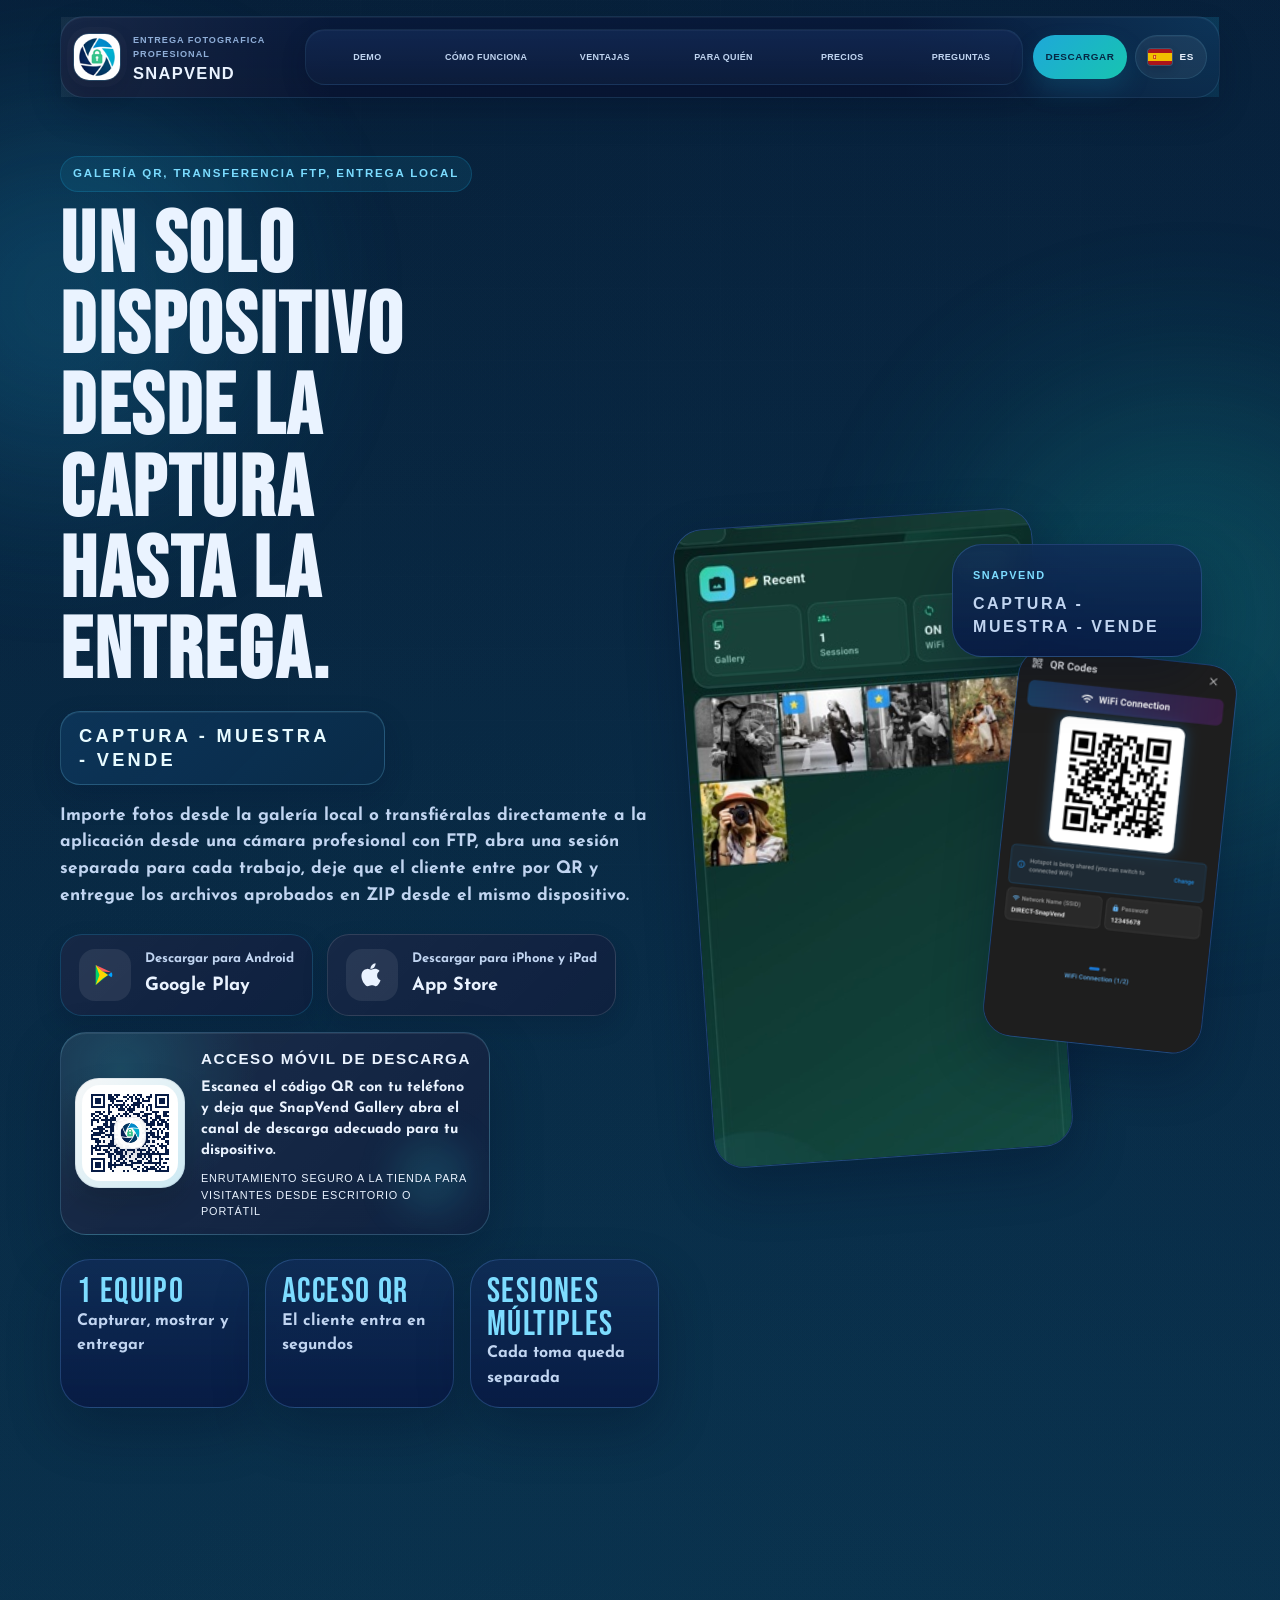
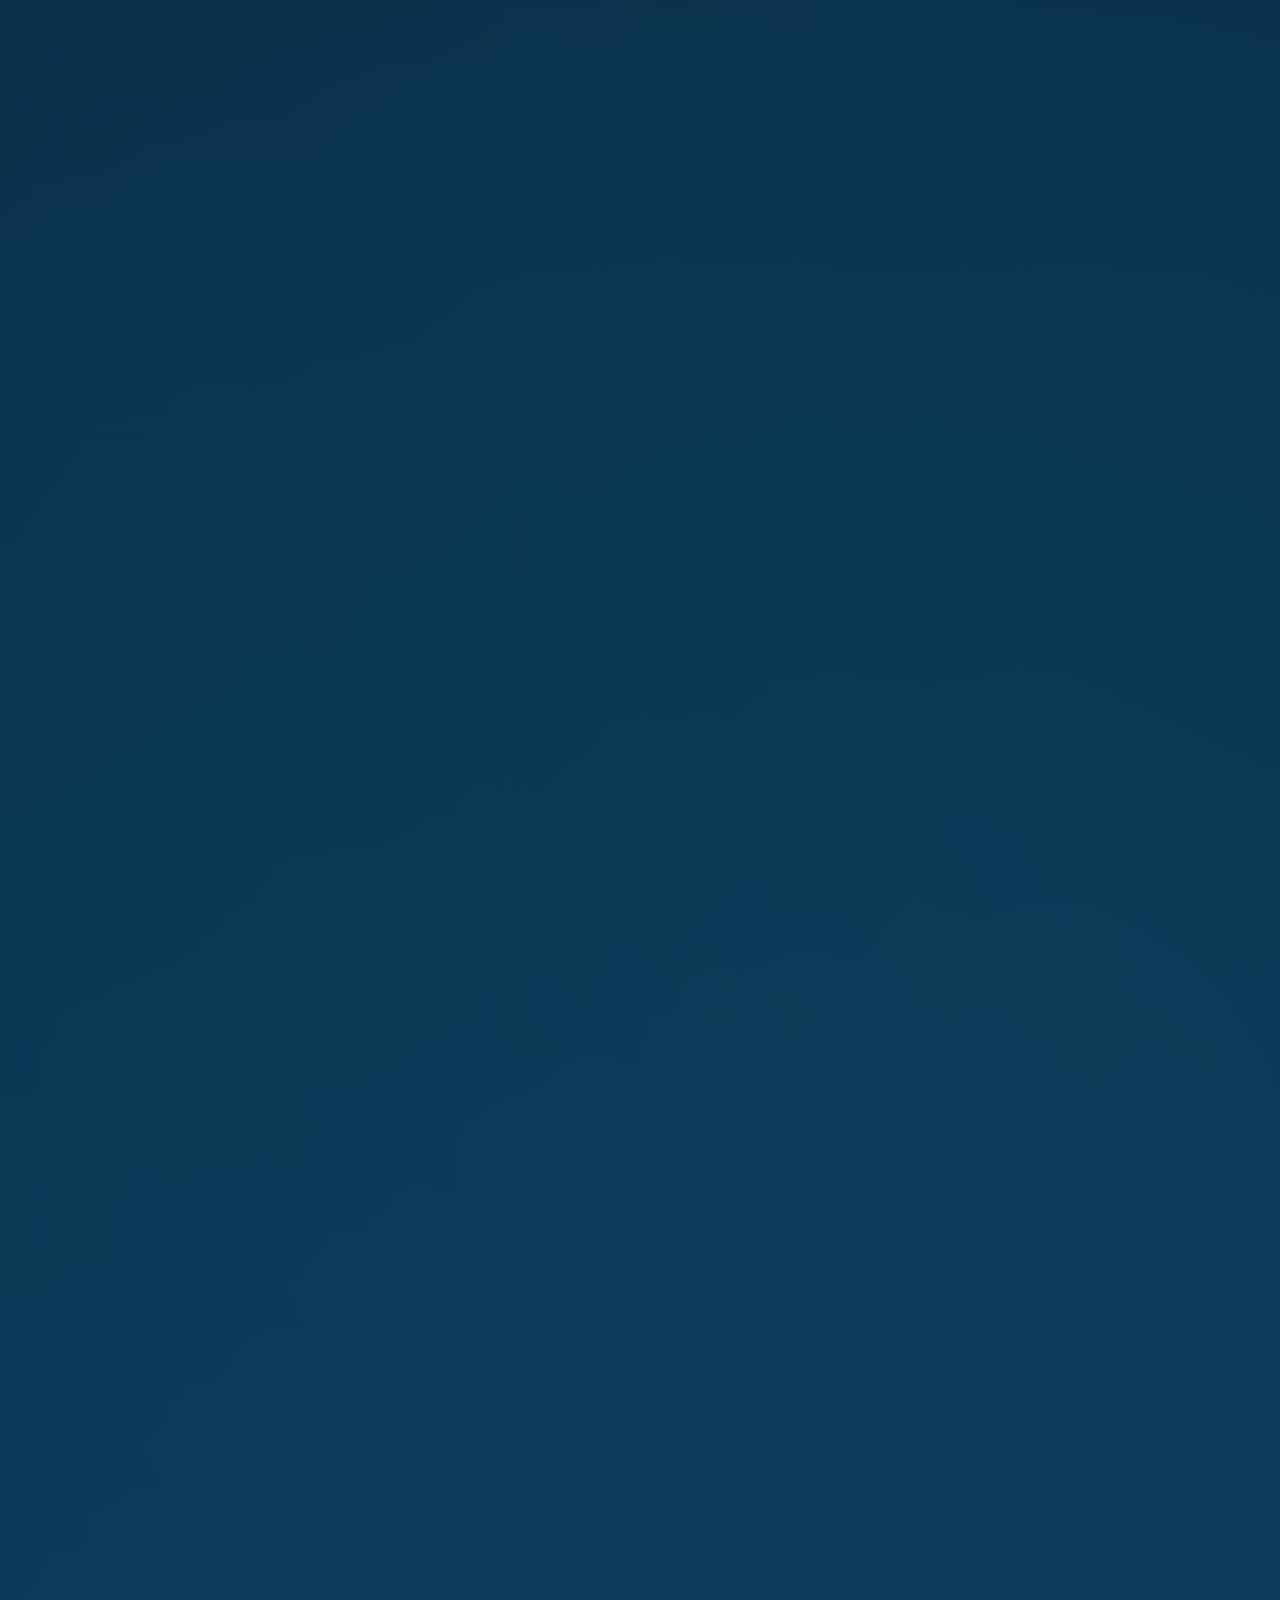
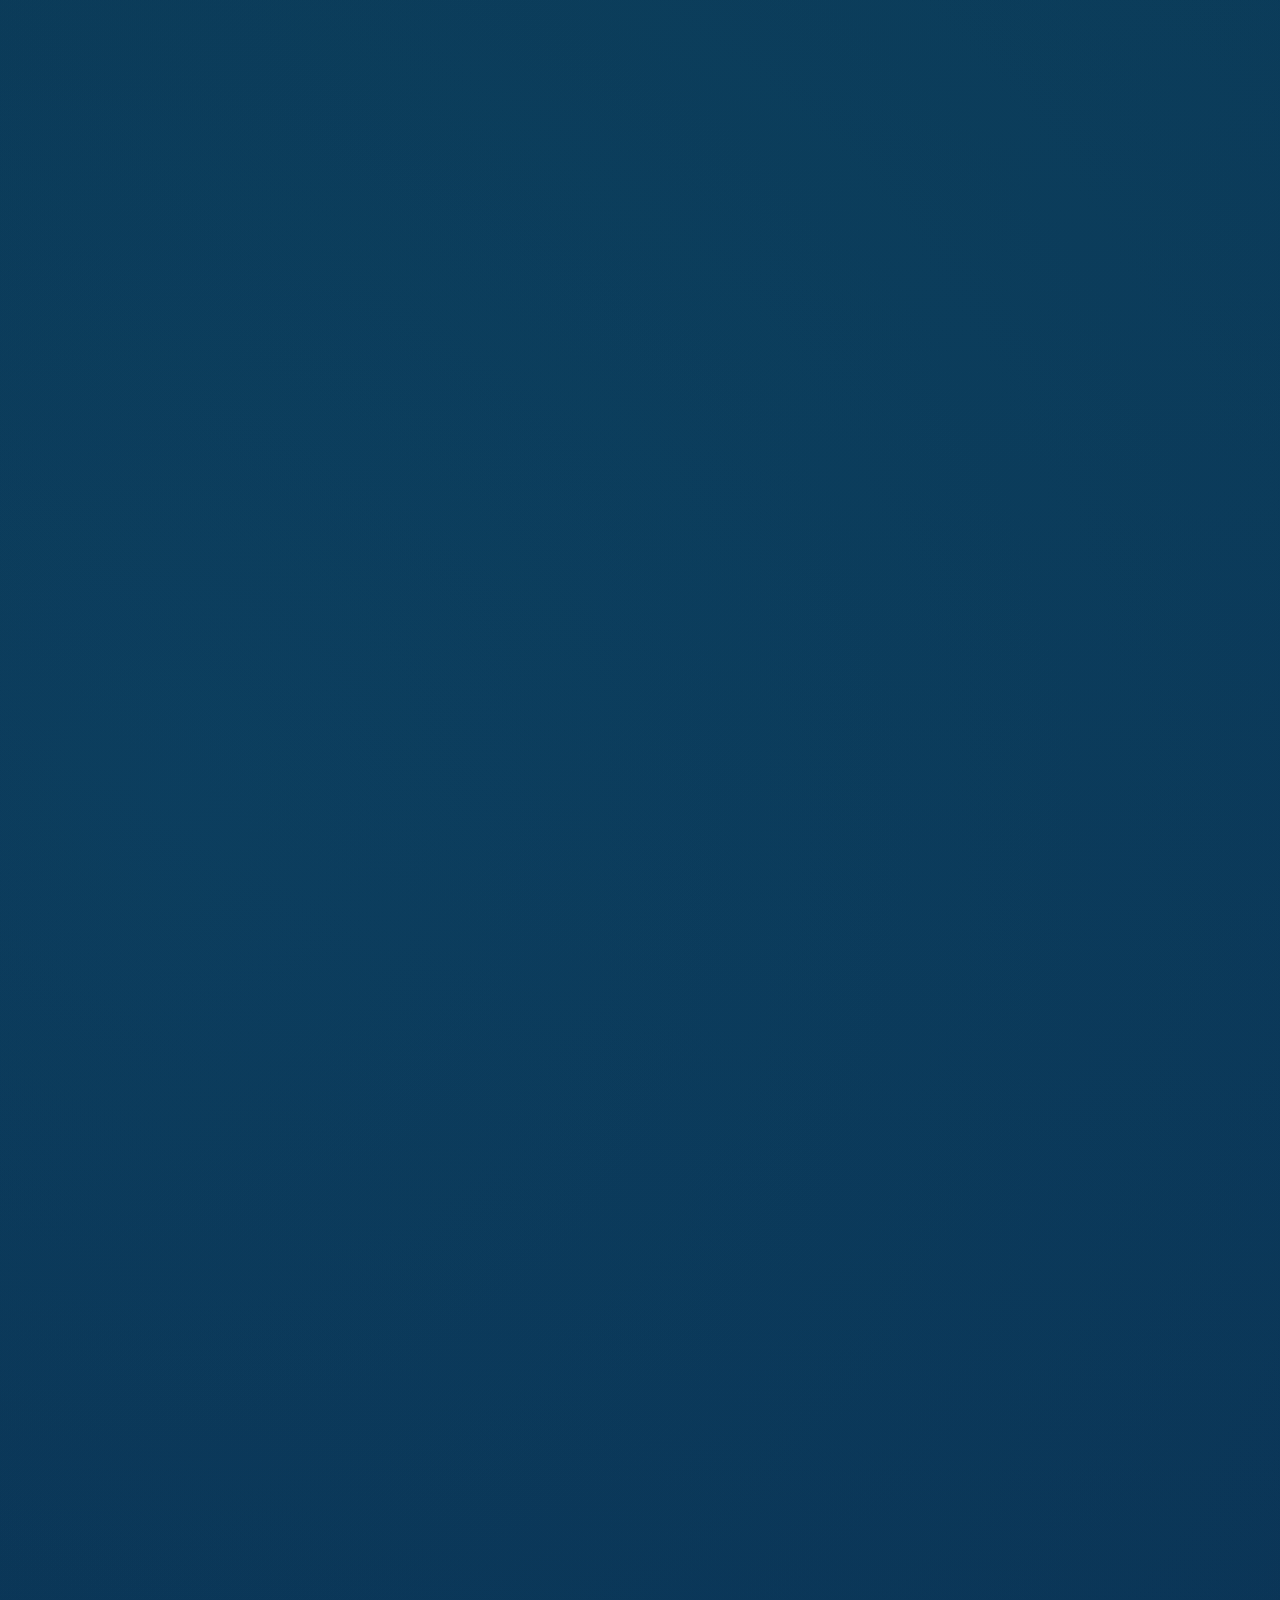
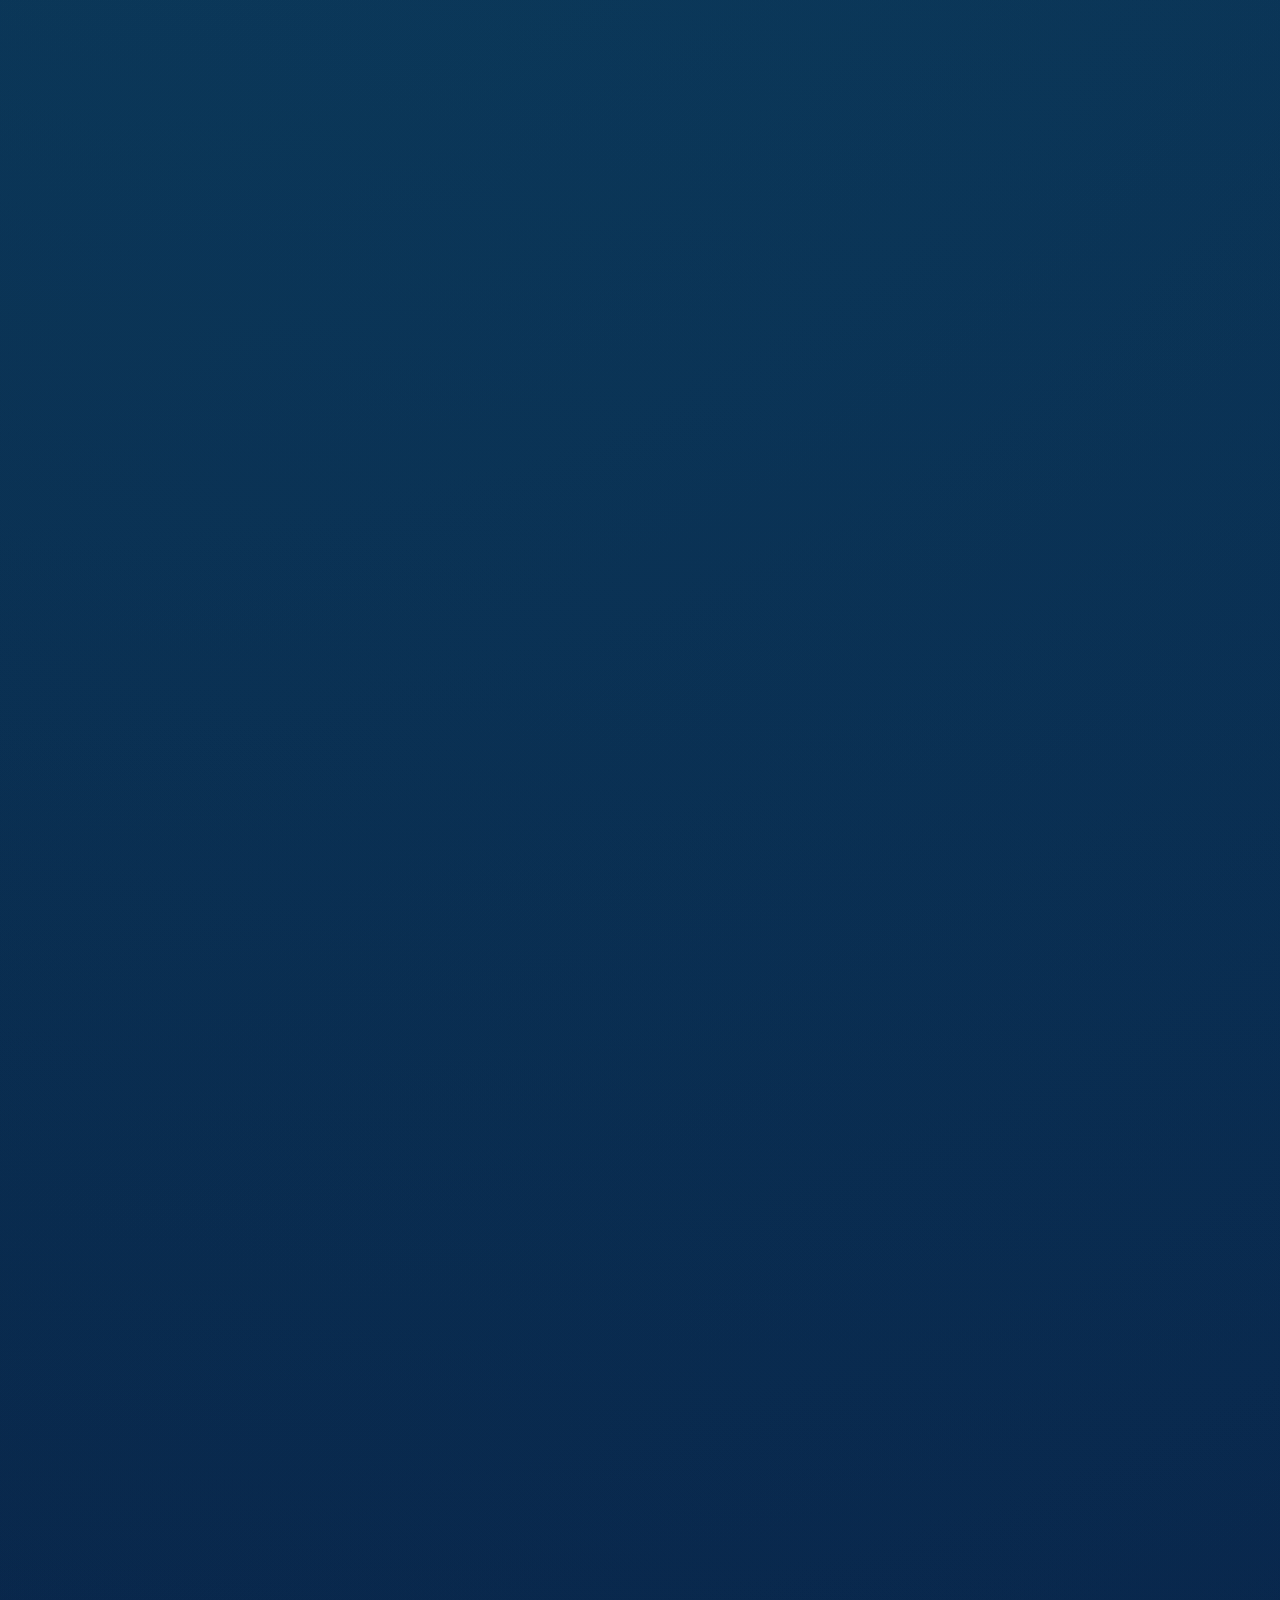
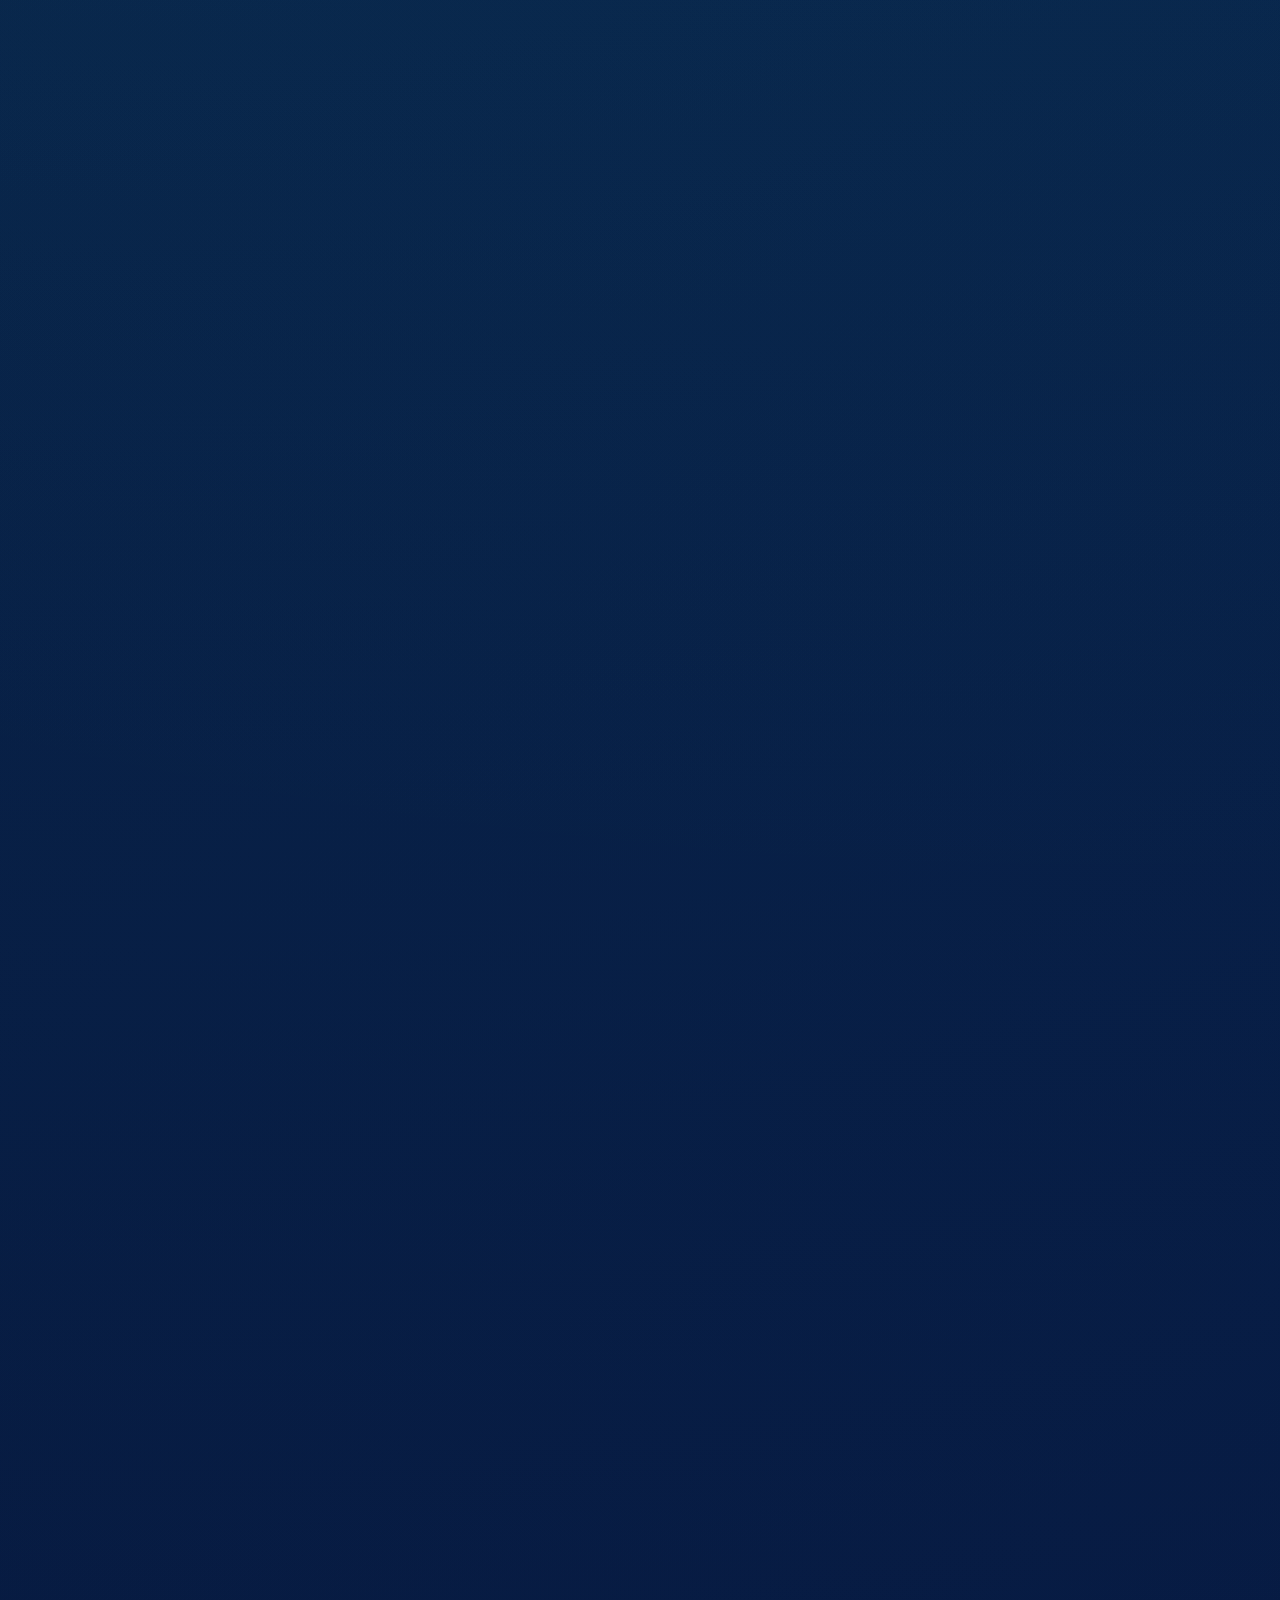
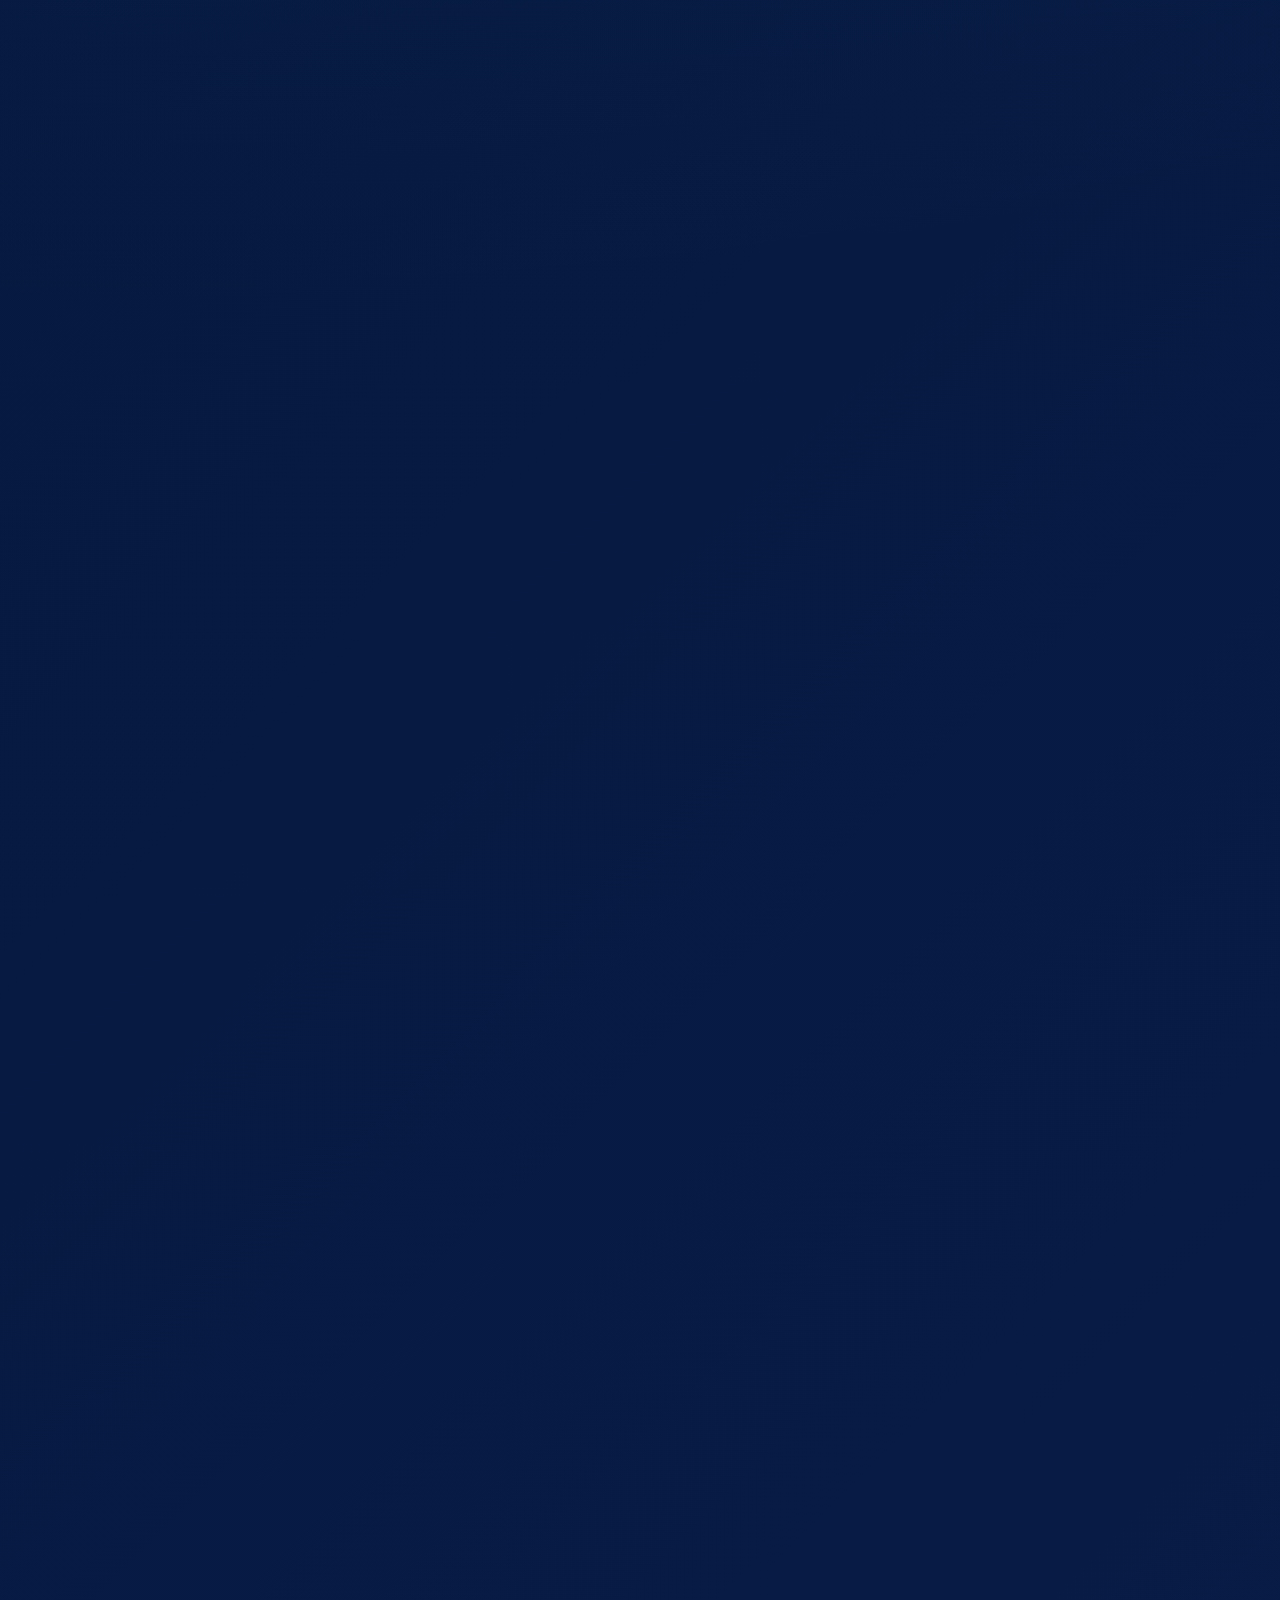
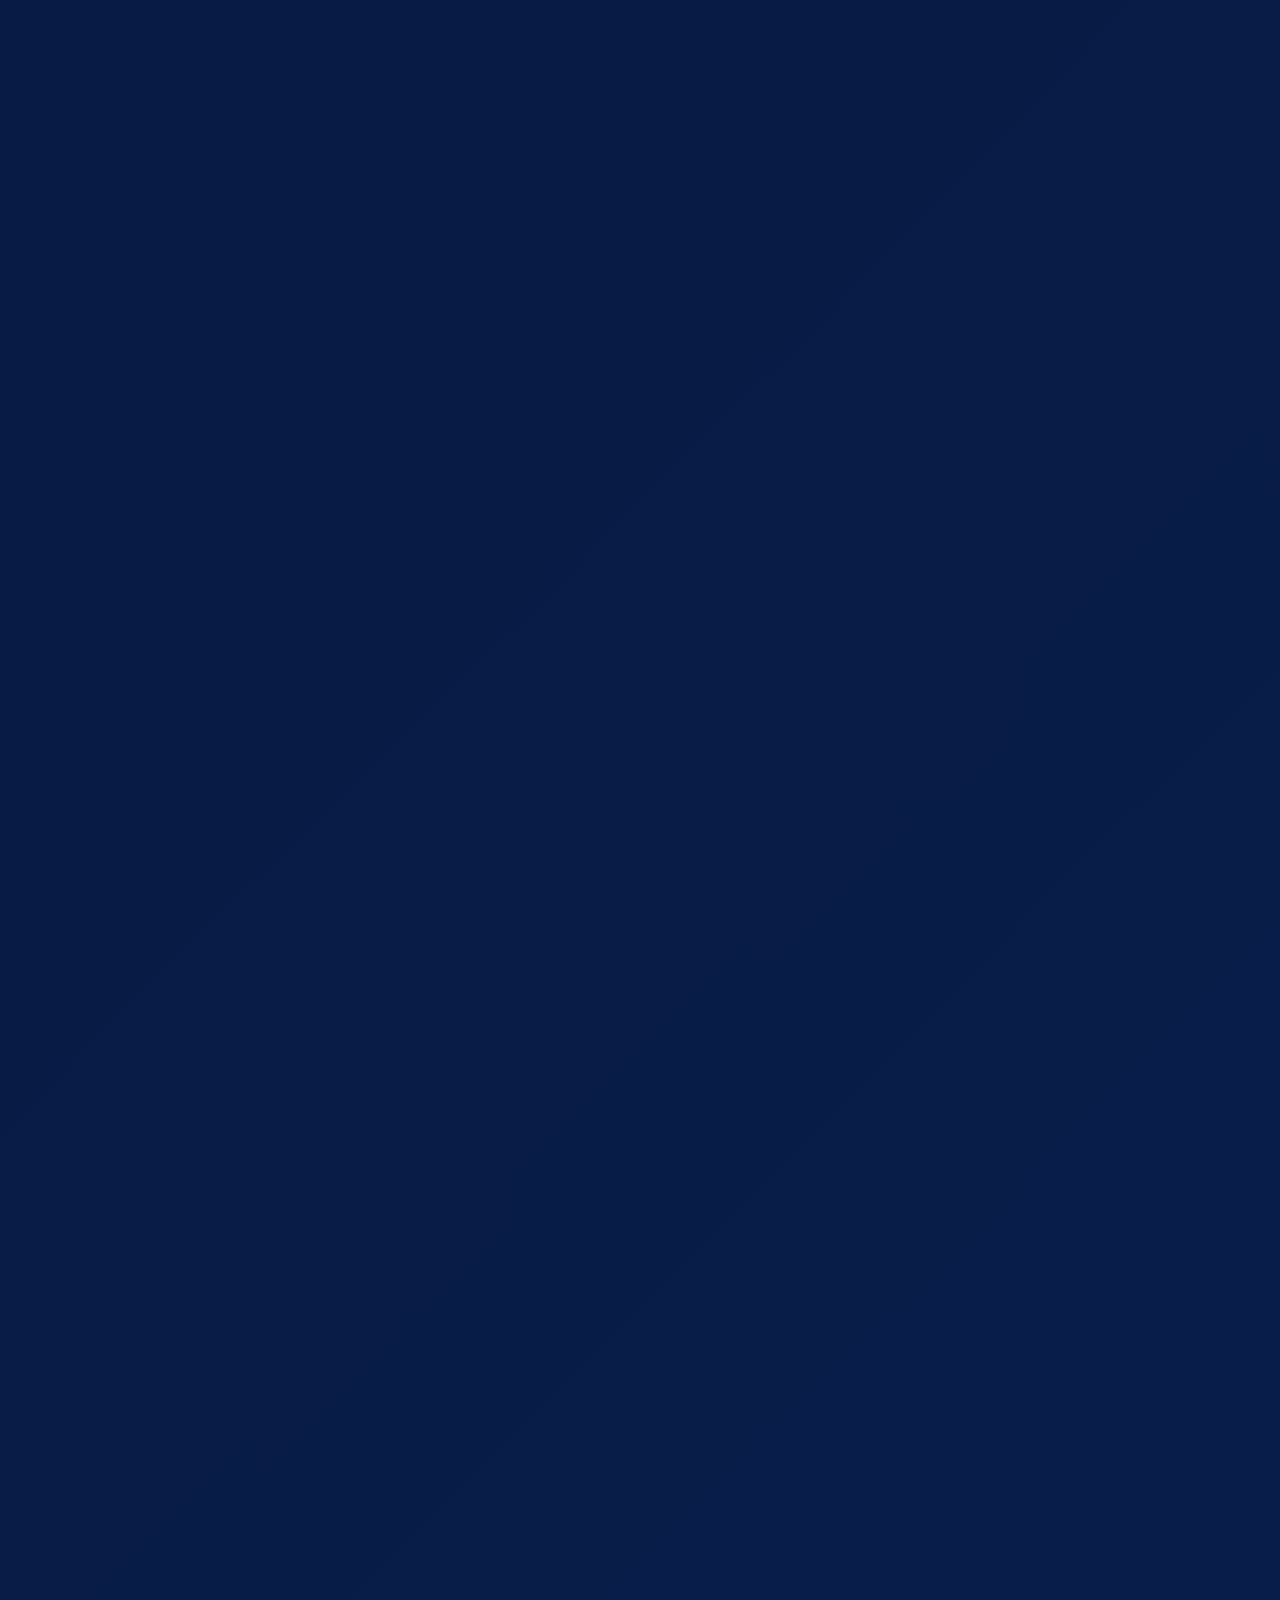
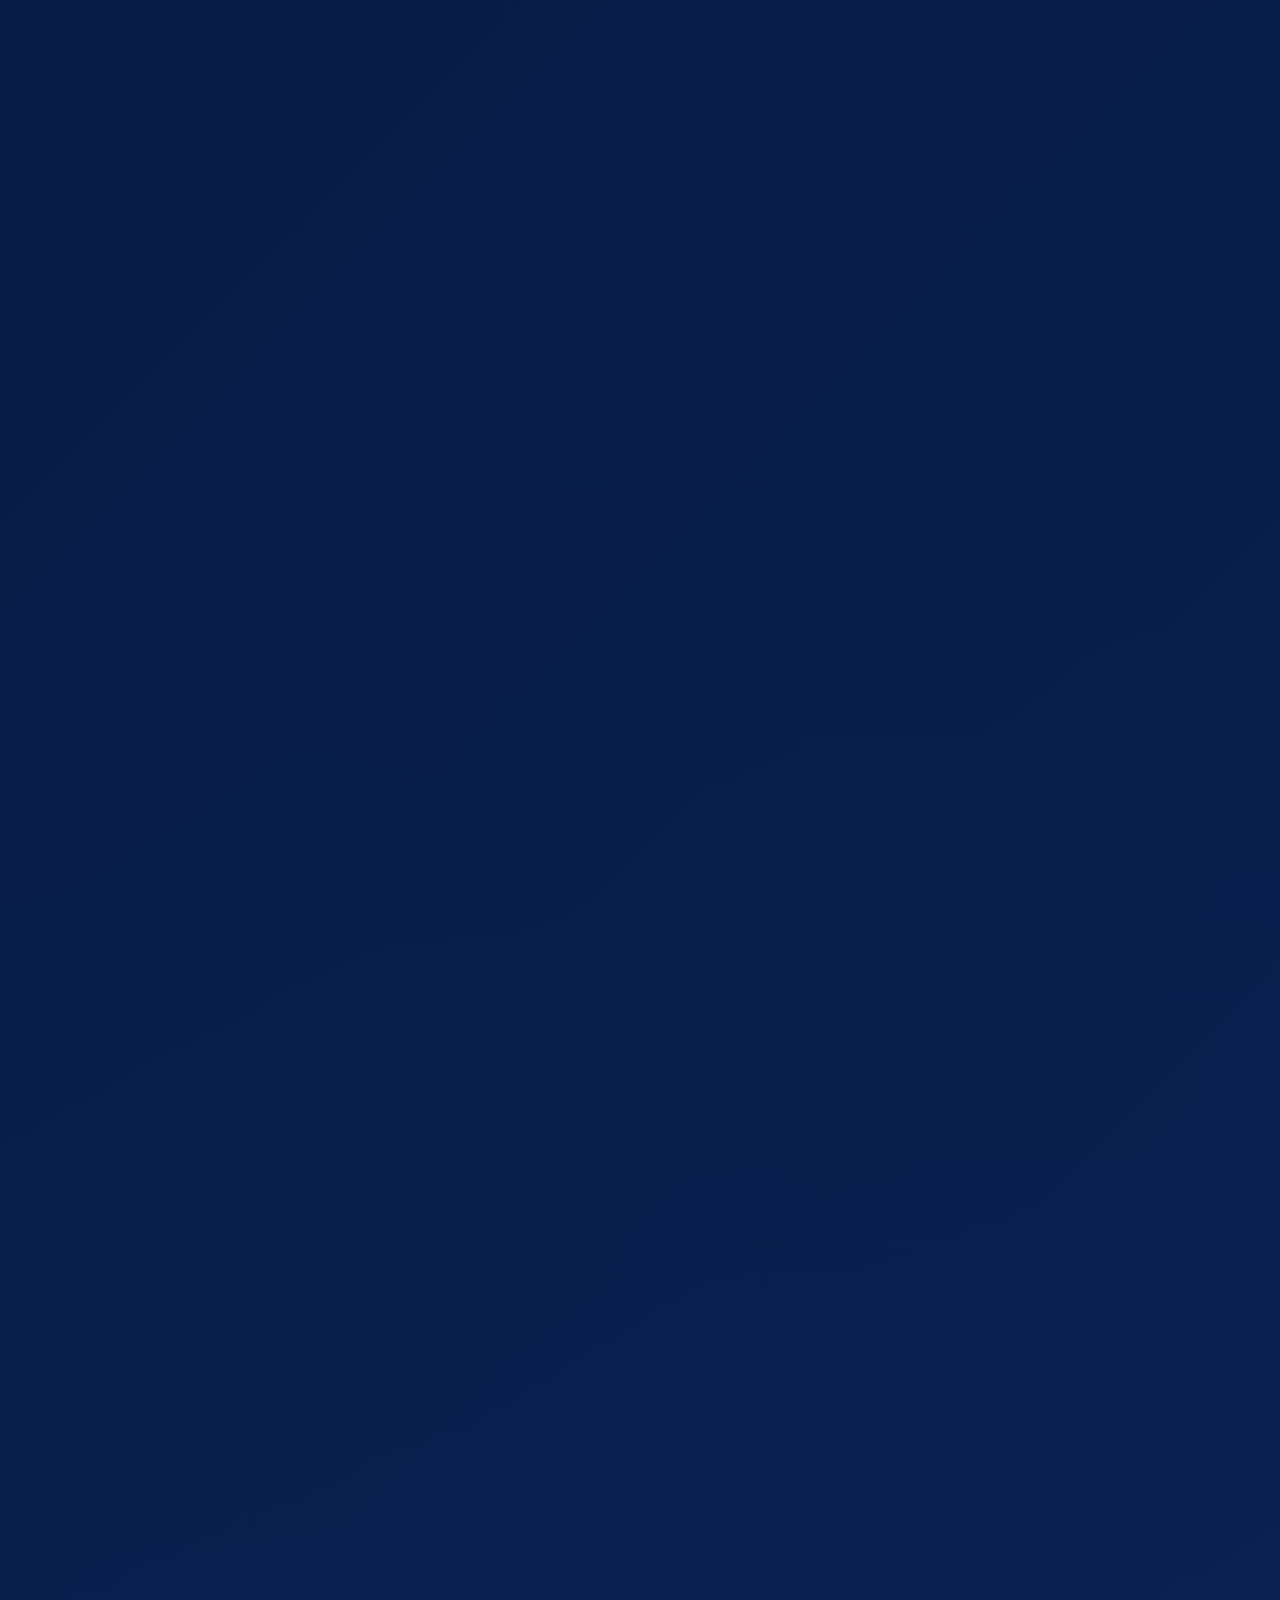
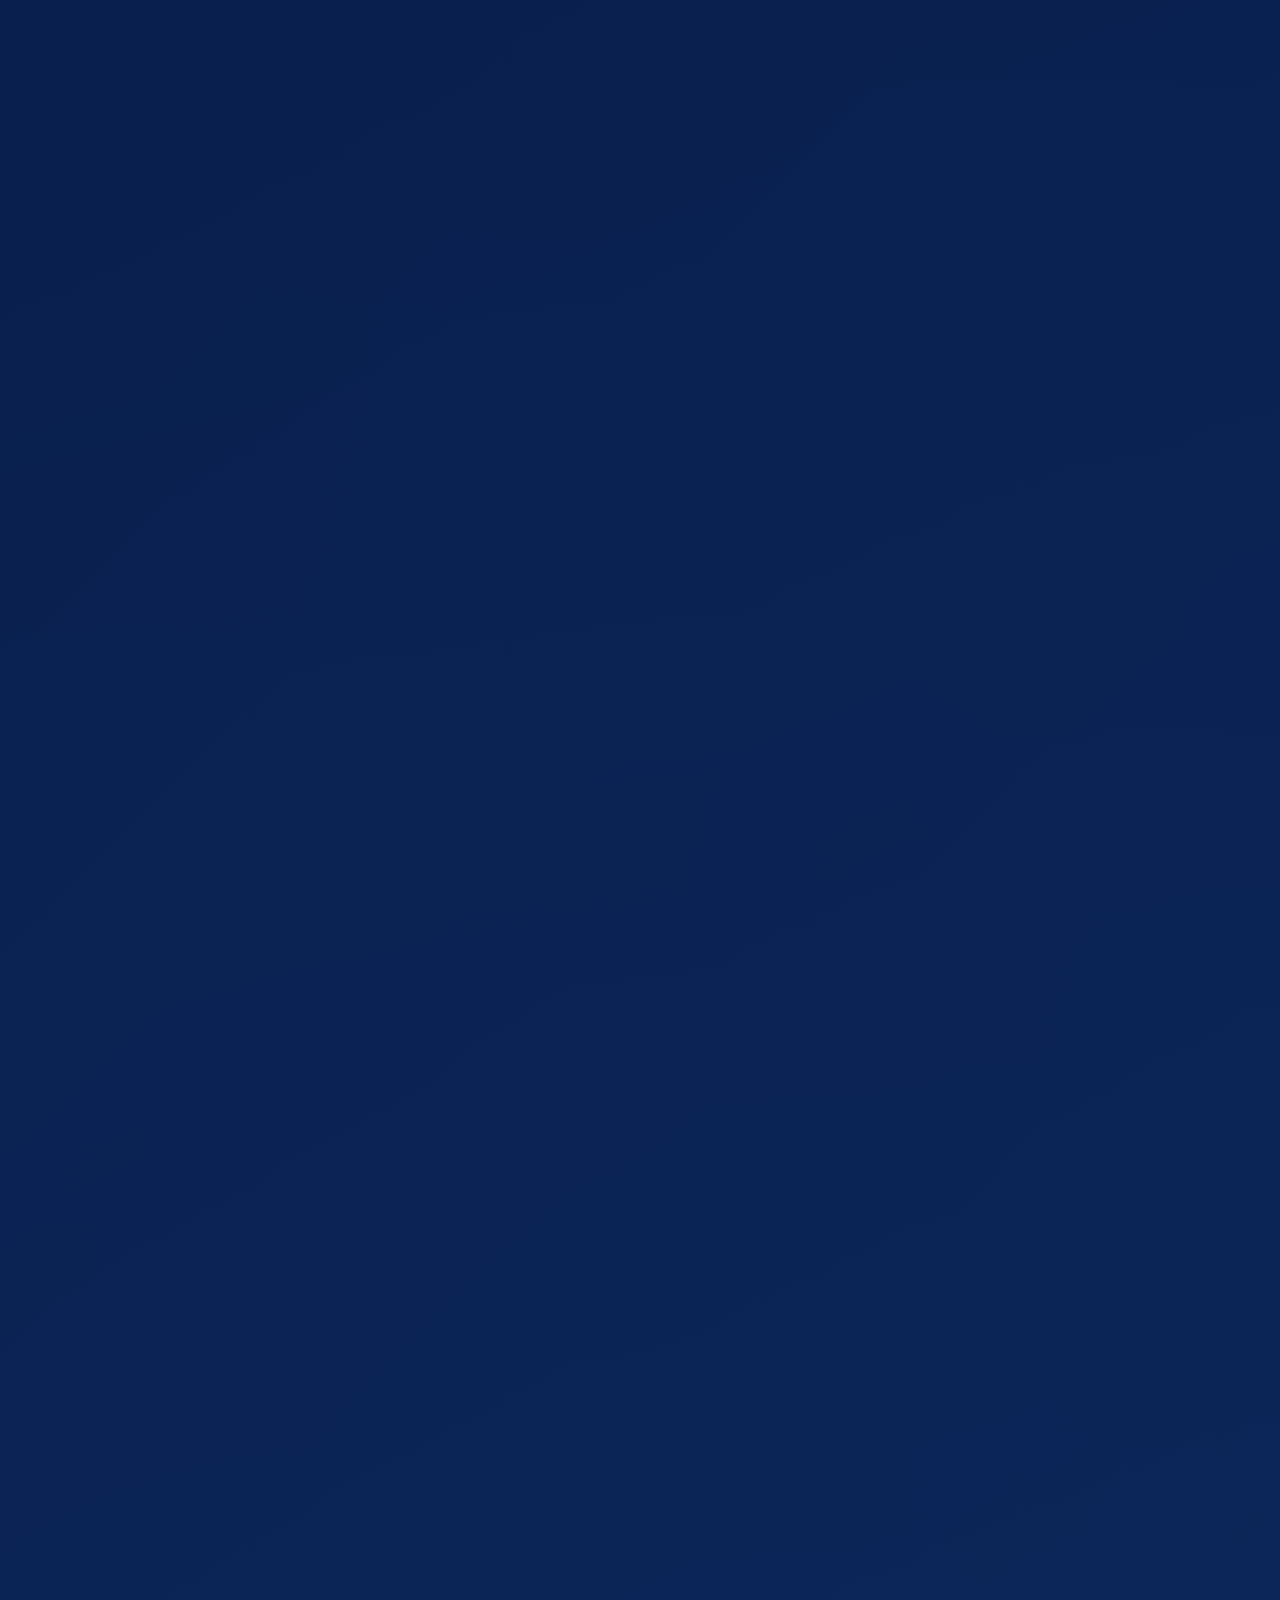
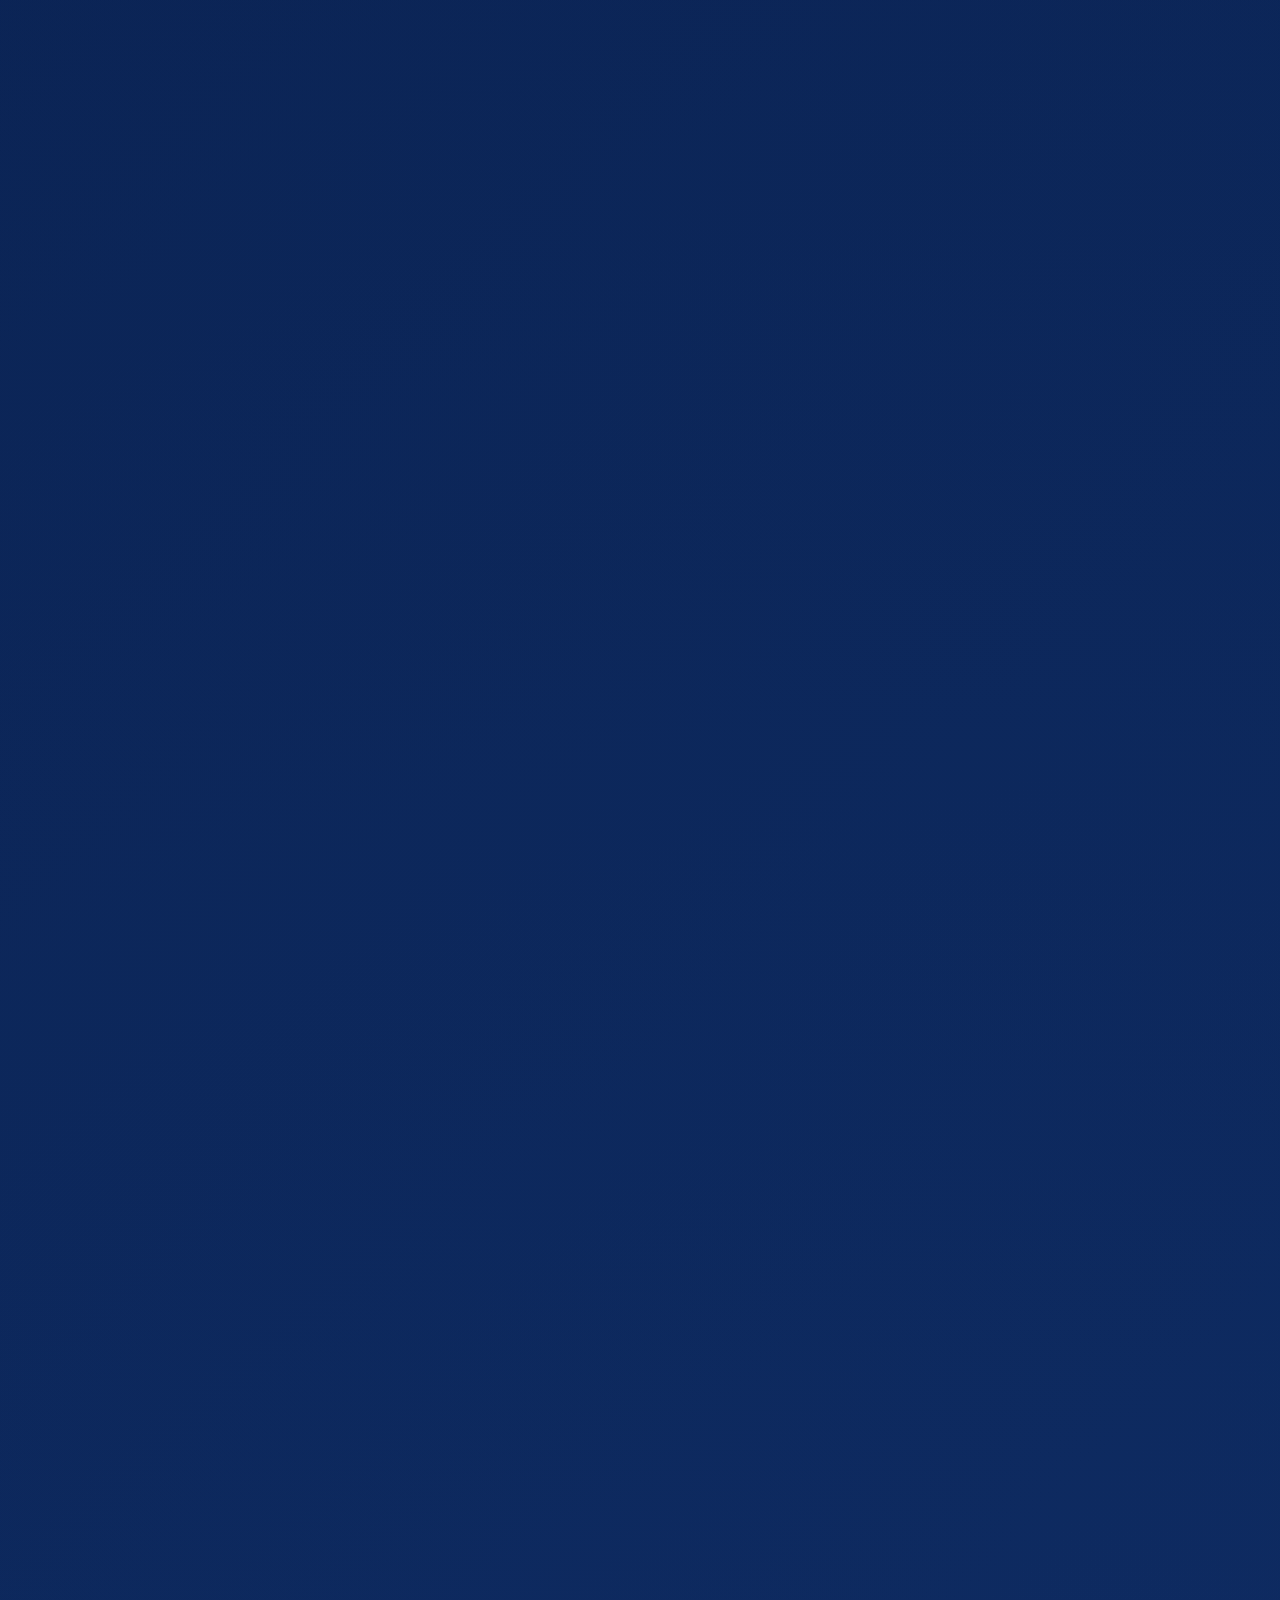
<file: es/index.html>
<!doctype html>
<html lang="es" dir="ltr" data-locale="es">
  <head>
    <meta charset="utf-8">
    <meta name="viewport" content="width=device-width, initial-scale=1">
    <title>SnapVend Gallery | Galería QR y entrega local para fotógrafos</title>
    <meta name="description" content="SnapVend Gallery ayuda a fotógrafos a gestionar galería QR, transferencia FTP desde cámara, selección del cliente y entrega ZIP desde un solo teléfono o tablet.">
    <meta name="keywords" content="SnapVend Gallery, SnapVend, snapvendgallery.com, aplicación SnapVend Gallery, aplicación de galería QR para fotógrafos, aplicación de entrega fotográfica, Captura - Muestra - Vende, Galería QR, transferencia FTP, entrega local, QR, sesiones y entrega en un solo flujo, Un flujo en campo mas controlado que una entrega clasica por galeria, Diseñado para equipos profesionales en sitio, Muestre los flujos de campo donde SnapVend encaja mejor, Envíe su consulta, solicitud o mensaje comercial directamente, Un flujo de cliente mas claro con soporte multilingue, Configure la primera entrega en minutos, La foto nueva aparece en pantalla grande y la venta empieza con QR, Como funciona el flujo en vivo, Venta, impresion y licencia en un flujo profesional, Uso Premium controlado con 1 telefono + 1 tablet, Importe desde cámara profesional, Abra una sesión separada, Abra la galería por QR, Muestre pago local y confirme PAC, Entregue ZIP y siga la sesión, No obliga al cliente a instalar otra aplicacion, Orden por sesiones separadas, Venta y entrega en un solo dispositivo, Control operativo para trabajo en vivo, Reglas claras de licencia y dispositivo, Pantalla para eventos, Solicitud de impresion en bodas, Compatible con TV, tablet y notebook, La camara dispara y envia fotos a la app por FTP., Las nuevas fotos aumentan en la presentacion en vivo., El cliente escanea el QR y elige su foto., La foto comprada o enviada a impresion sale de la pantalla en vivo., Presentacion de venta en vivo, Aprobacion del equipo y control PAC, Preparacion de impresion para bodas, Reportes y exportacion, Preparado para suscripciones de Google Play y App Store, Activacion de dispositivo y flujo de reemplazo, Nombre comercial, logo y nombre ZIP personalizados, Fotógrafos de bodas y eventos, Estudio y retrato, Escuela, deporte y corporativo, Fotografía callejera, turística y retrato móvil, Equipos móviles de entrega, Sitio web y primer acceso, Galeria y seleccion del cliente, Aprobacion y entrega, Instale la app, Importe fotos, Muestre con QR, Apruebe y entregue, Bodas y seleccion de invitados, Lista de impresion para bodas, Mesa de revision en estudio, Sesiones de escuela y deporte, Ventas de retrato en calle y zonas turisticas, Stand en eventos corporativos, Equipos de impresion y entrega en bodas, Equipos de entrega rapida, Estudios con enfoque de marca, Operaciones por red local, Equipos con muchas sesiones, Entregas diarias ilimitadas, Presentaciones en vivo ilimitadas y vitrina de venta en pantalla grande, Cola de impresion / lista de pedidos ilimitada, Reportes detallados de ventas, descargas y conversion, Aprobacion de pago/PAC y entrega ZIP, Activacion de 1 telefono + 1 tablet, Restauracion de compra y gestion de suscripcion, Todas las funciones operativas del Premium mensual, Mejor coste total en 12 meses, Ventana offline de 14 dias para licencias verificadas, Uso sostenible para bodas, eventos y equipos de campo intensivos, Presentacion en vivo, cola de impresion y reportes ilimitados todo el ano, Control total de marca y flujo de entrega, QR, sesiones, pago y entrega avanzan en un mismo flujo conectado., Funciona bien para bodas, eventos, estudio y ventas de retrato en movilidad., El modelo de red local mantiene el trabajo rapido, controlado y menos dependiente de internet., Consulta General, Solicitud De Demo, Precios, Alianza, Solicitud Especial">
    <meta name="robots" content="index,follow,max-image-preview:large,max-snippet:-1,max-video-preview:-1">
    <meta name="theme-color" content="#071b45">
    <meta http-equiv="content-language" content="es">
    <meta name="application-name" content="SnapVend Gallery">
    <meta property="og:site_name" content="SnapVend Gallery">
    <meta property="og:type" content="website">
    <meta property="og:title" content="SnapVend Gallery | Galería QR y entrega local para fotógrafos">
    <meta property="og:description" content="SnapVend Gallery ayuda a fotógrafos a gestionar galería QR, transferencia FTP desde cámara, selección del cliente y entrega ZIP desde un solo teléfono o tablet.">
    <meta property="og:url" content="https://snapvendgallery.com/es/">
    <meta property="og:image" content="https://snapvendgallery.com/assets/branding/app_icon_store_512.png">
    <meta property="og:image:alt" content="SnapVend Gallery | Galería QR y entrega local para fotógrafos">
    <meta property="og:locale" content="es_ES">
    <meta name="twitter:card" content="summary_large_image">
    <meta name="twitter:title" content="SnapVend Gallery | Galería QR y entrega local para fotógrafos">
    <meta name="twitter:description" content="SnapVend Gallery ayuda a fotógrafos a gestionar galería QR, transferencia FTP desde cámara, selección del cliente y entrega ZIP desde un solo teléfono o tablet.">
    <meta name="twitter:image" content="https://snapvendgallery.com/assets/branding/app_icon_store_512.png">
    <meta name="twitter:image:alt" content="SnapVend Gallery | Galería QR y entrega local para fotógrafos">
    <link rel="canonical" href="https://snapvendgallery.com/es/">
    <link rel="alternate" hreflang="x-default" href="https://snapvendgallery.com/">
    <link rel="alternate" hreflang="tr" href="https://snapvendgallery.com/">
    <link rel="alternate" hreflang="tr-TR" href="https://snapvendgallery.com/">
    <link rel="alternate" hreflang="en" href="https://snapvendgallery.com/en/">
    <link rel="alternate" hreflang="en-US" href="https://snapvendgallery.com/en/">
    <link rel="alternate" hreflang="en-GB" href="https://snapvendgallery.com/en/">
    <link rel="alternate" hreflang="en-CA" href="https://snapvendgallery.com/en/">
    <link rel="alternate" hreflang="en-AU" href="https://snapvendgallery.com/en/">
    <link rel="alternate" hreflang="es" href="https://snapvendgallery.com/es/">
    <link rel="alternate" hreflang="es-ES" href="https://snapvendgallery.com/es/">
    <link rel="alternate" hreflang="es-MX" href="https://snapvendgallery.com/es/">
    <link rel="alternate" hreflang="es-AR" href="https://snapvendgallery.com/es/">
    <link rel="alternate" hreflang="es-CO" href="https://snapvendgallery.com/es/">
    <link rel="alternate" hreflang="fr" href="https://snapvendgallery.com/fr/">
    <link rel="alternate" hreflang="fr-FR" href="https://snapvendgallery.com/fr/">
    <link rel="alternate" hreflang="fr-CA" href="https://snapvendgallery.com/fr/">
    <link rel="alternate" hreflang="fr-BE" href="https://snapvendgallery.com/fr/">
    <link rel="alternate" hreflang="fr-CH" href="https://snapvendgallery.com/fr/">
    <link rel="alternate" hreflang="de" href="https://snapvendgallery.com/de/">
    <link rel="alternate" hreflang="de-DE" href="https://snapvendgallery.com/de/">
    <link rel="alternate" hreflang="de-AT" href="https://snapvendgallery.com/de/">
    <link rel="alternate" hreflang="de-CH" href="https://snapvendgallery.com/de/">
    <link rel="alternate" hreflang="it" href="https://snapvendgallery.com/it/">
    <link rel="alternate" hreflang="it-IT" href="https://snapvendgallery.com/it/">
    <link rel="alternate" hreflang="it-CH" href="https://snapvendgallery.com/it/">
    <link rel="alternate" hreflang="pt" href="https://snapvendgallery.com/pt/">
    <link rel="alternate" hreflang="pt-BR" href="https://snapvendgallery.com/pt/">
    <link rel="alternate" hreflang="pt-PT" href="https://snapvendgallery.com/pt/">
    <link rel="alternate" hreflang="ru" href="https://snapvendgallery.com/ru/">
    <link rel="alternate" hreflang="ru-RU" href="https://snapvendgallery.com/ru/">
    <link rel="alternate" hreflang="ru-KZ" href="https://snapvendgallery.com/ru/">
    <link rel="alternate" hreflang="ar" href="https://snapvendgallery.com/ar/">
    <link rel="alternate" hreflang="ar-SA" href="https://snapvendgallery.com/ar/">
    <link rel="alternate" hreflang="ar-AE" href="https://snapvendgallery.com/ar/">
    <link rel="alternate" hreflang="ar-EG" href="https://snapvendgallery.com/ar/">
    <link rel="alternate" hreflang="hi" href="https://snapvendgallery.com/hi/">
    <link rel="alternate" hreflang="hi-IN" href="https://snapvendgallery.com/hi/">
    <link rel="alternate" hreflang="ja" href="https://snapvendgallery.com/ja/">
    <link rel="alternate" hreflang="ja-JP" href="https://snapvendgallery.com/ja/">
    <link rel="alternate" hreflang="zh" href="https://snapvendgallery.com/zh/">
    <link rel="alternate" hreflang="zh-CN" href="https://snapvendgallery.com/zh/">
    <link rel="alternate" hreflang="zh-SG" href="https://snapvendgallery.com/zh/">
    <link rel="icon" type="image/png" href="../assets/branding/snapvend_logo_square.png">
    <link rel="shortcut icon" href="../assets/branding/snapvend_logo_square.png">
    <link rel="apple-touch-icon" href="../assets/branding/snapvend_logo_square.png">
    <link rel="manifest" href="../manifest.webmanifest">
    <link rel="preload" href="../assets/fonts/BebasNeue-Regular.ttf" as="font" type="font/ttf" crossorigin>
    <link rel="preload" href="../assets/fonts/JosefinSans-Bold.ttf" as="font" type="font/ttf" crossorigin>
    <link rel="stylesheet" href="../styles.css?v=20260724084150">
    <script type="application/ld+json">{"@context":"https://schema.org","@graph":[{"@type":"Organization","@id":"https://snapvendgallery.com/#organization","name":"SnapVend Gallery","alternateName":["SnapVend","SnapVend QR Gallery","SnapVend Photo Delivery"],"description":"SnapVend Gallery ayuda a fotógrafos a gestionar galería QR, transferencia FTP desde cámara, selección del cliente y entrega ZIP desde un solo teléfono o tablet.","disambiguatingDescription":"SnapVend Gallery es la aplicación de galería QR y entrega local para fotógrafos publicada en snapvendgallery.com.","slogan":"Captura - Muestra - Vende","url":"https://snapvendgallery.com/","logo":{"@type":"ImageObject","url":"https://snapvendgallery.com/assets/branding/snapvend_logo_square.png"},"image":"https://snapvendgallery.com/assets/branding/snapvend_logo_square.png","sameAs":["https://snapvendgallery.com/","https://play.google.com/store/apps/details?id=com.snapvend.gallery","https://apps.apple.com/us/app/snapvend-gallery/id6764613281"],"contactPoint":[{"@id":"https://snapvendgallery.com/#sales-contact"}]},{"@type":"ContactPoint","@id":"https://snapvendgallery.com/#sales-contact","contactType":"sales","email":"snapvendinfo@gmail.com","url":"mailto:snapvendinfo@gmail.com","availableLanguage":["Turco","Ingles","Espanol","Frances","Aleman","Italiano","Portugues","Ruso","Arabe","Hindi","Japones","Chino"]},{"@type":"WebSite","@id":"https://snapvendgallery.com/#website","url":"https://snapvendgallery.com/","name":"SnapVend Gallery","alternateName":"SnapVend","inLanguage":"es","publisher":{"@id":"https://snapvendgallery.com/#organization"}},{"@type":"WebPage","@id":"https://snapvendgallery.com/es/#webpage","url":"https://snapvendgallery.com/es/","name":"SnapVend Gallery | Galería QR y entrega local para fotógrafos","description":"SnapVend Gallery ayuda a fotógrafos a gestionar galería QR, transferencia FTP desde cámara, selección del cliente y entrega ZIP desde un solo teléfono o tablet.","inLanguage":"es","isPartOf":{"@id":"https://snapvendgallery.com/#website"},"about":{"@id":"https://snapvendgallery.com/es/#app"},"mainEntity":{"@id":"https://snapvendgallery.com/es/#app"},"primaryImageOfPage":{"@type":"ImageObject","url":"https://snapvendgallery.com/assets/branding/snapvend_logo_square.png"},"keywords":"SnapVend Gallery, SnapVend, snapvendgallery.com, aplicación SnapVend Gallery, aplicación de galería QR para fotógrafos, aplicación de entrega fotográfica, Captura - Muestra - Vende, Galería QR, transferencia FTP, entrega local, QR, sesiones y entrega en un solo flujo, Un flujo en campo mas controlado que una entrega clasica por galeria, Diseñado para equipos profesionales en sitio, Muestre los flujos de campo donde SnapVend encaja mejor, Envíe su consulta, solicitud o mensaje comercial directamente, Un flujo de cliente mas claro con soporte multilingue, Configure la primera entrega en minutos, La foto nueva aparece en pantalla grande y la venta empieza con QR, Como funciona el flujo en vivo, Venta, impresion y licencia en un flujo profesional, Uso Premium controlado con 1 telefono + 1 tablet, Importe desde cámara profesional, Abra una sesión separada, Abra la galería por QR, Muestre pago local y confirme PAC, Entregue ZIP y siga la sesión, No obliga al cliente a instalar otra aplicacion, Orden por sesiones separadas, Venta y entrega en un solo dispositivo, Control operativo para trabajo en vivo, Reglas claras de licencia y dispositivo, Pantalla para eventos, Solicitud de impresion en bodas, Compatible con TV, tablet y notebook, La camara dispara y envia fotos a la app por FTP., Las nuevas fotos aumentan en la presentacion en vivo., El cliente escanea el QR y elige su foto., La foto comprada o enviada a impresion sale de la pantalla en vivo., Presentacion de venta en vivo, Aprobacion del equipo y control PAC, Preparacion de impresion para bodas, Reportes y exportacion, Preparado para suscripciones de Google Play y App Store, Activacion de dispositivo y flujo de reemplazo, Nombre comercial, logo y nombre ZIP personalizados, Fotógrafos de bodas y eventos, Estudio y retrato, Escuela, deporte y corporativo, Fotografía callejera, turística y retrato móvil, Equipos móviles de entrega, Sitio web y primer acceso, Galeria y seleccion del cliente, Aprobacion y entrega, Instale la app, Importe fotos, Muestre con QR, Apruebe y entregue, Bodas y seleccion de invitados, Lista de impresion para bodas, Mesa de revision en estudio, Sesiones de escuela y deporte, Ventas de retrato en calle y zonas turisticas, Stand en eventos corporativos, Equipos de impresion y entrega en bodas, Equipos de entrega rapida, Estudios con enfoque de marca, Operaciones por red local, Equipos con muchas sesiones, Entregas diarias ilimitadas, Presentaciones en vivo ilimitadas y vitrina de venta en pantalla grande, Cola de impresion / lista de pedidos ilimitada, Reportes detallados de ventas, descargas y conversion, Aprobacion de pago/PAC y entrega ZIP, Activacion de 1 telefono + 1 tablet, Restauracion de compra y gestion de suscripcion, Todas las funciones operativas del Premium mensual, Mejor coste total en 12 meses, Ventana offline de 14 dias para licencias verificadas, Uso sostenible para bodas, eventos y equipos de campo intensivos, Presentacion en vivo, cola de impresion y reportes ilimitados todo el ano, Control total de marca y flujo de entrega, QR, sesiones, pago y entrega avanzan en un mismo flujo conectado., Funciona bien para bodas, eventos, estudio y ventas de retrato en movilidad., El modelo de red local mantiene el trabajo rapido, controlado y menos dependiente de internet., Consulta General, Solicitud De Demo, Precios, Alianza, Solicitud Especial","hasPart":[{"@id":"https://snapvendgallery.com/es/#audience"},{"@id":"https://snapvendgallery.com/es/#language-support-benefits"},{"@id":"https://snapvendgallery.com/es/#why-snapvend"},{"@id":"https://snapvendgallery.com/es/#live-presentation"},{"@id":"https://snapvendgallery.com/es/#field-operations"},{"@id":"https://snapvendgallery.com/es/#quick-start"},{"@id":"https://snapvendgallery.com/es/#use-cases"},{"@id":"https://snapvendgallery.com/es/#reference-profiles"},{"@id":"https://snapvendgallery.com/es/#faq"},{"@id":"https://snapvendgallery.com/es/#contact-page"},{"@id":"https://snapvendgallery.com/es/#contact-topics"},{"@id":"https://snapvendgallery.com/es/#why-snapvend-points"},{"@id":"https://snapvendgallery.com/es/#supported-languages"}]},{"@type":"SoftwareApplication","@id":"https://snapvendgallery.com/es/#app","name":"SnapVend Gallery","alternateName":["SnapVend","SnapVend QR Gallery","SnapVend Photographer Gallery"],"description":"SnapVend Gallery ayuda a fotógrafos a gestionar galería QR, transferencia FTP desde cámara, selección del cliente y entrega ZIP desde un solo teléfono o tablet.","disambiguatingDescription":"SnapVend Gallery es una aplicación móvil de galería QR, transferencia FTP desde cámara y entrega ZIP local para fotógrafos.","applicationCategory":"BusinessApplication","applicationSubCategory":"Flujo fotografico, gestion de impresion y entrega","applicationSuite":"SnapVend Gallery","identifier":"com.snapvend.gallery","operatingSystem":"ANDROID, IOS","inLanguage":"es","availableLanguage":["Turco","Ingles","Espanol","Frances","Aleman","Italiano","Portugues","Ruso","Arabe","Hindi","Japones","Chino"],"url":"https://snapvendgallery.com/es/","mainEntityOfPage":"https://snapvendgallery.com/es/","image":"https://snapvendgallery.com/assets/branding/snapvend_logo_square.png","screenshot":["https://snapvendgallery.com/assets/marketing/google_play/web/01_gallery_dashboard_hero.jpg","https://snapvendgallery.com/assets/marketing/google_play/web/02_session_qr_access_hero.png","https://snapvendgallery.com/assets/marketing/google_play/web/05_ftp_server_settings_web.png","https://snapvendgallery.com/assets/marketing/google_play/web/01_gallery_dashboard_web.png","https://snapvendgallery.com/assets/marketing/google_play/web/03_browser_gallery_selection_web.png","https://snapvendgallery.com/assets/marketing/google_play/web/06_customer_gallery_selection_en_web.png","https://snapvendgallery.com/assets/marketing/google_play/web/04_payment_approval_flow_web.png","https://snapvendgallery.com/assets/marketing/google_play/web/07_reports_dashboard_web.png"],"keywords":"SnapVend Gallery, SnapVend, snapvendgallery.com, aplicación SnapVend Gallery, aplicación de galería QR para fotógrafos, aplicación de entrega fotográfica, Captura - Muestra - Vende, Galería QR, transferencia FTP, entrega local, QR, sesiones y entrega en un solo flujo, Un flujo en campo mas controlado que una entrega clasica por galeria, Diseñado para equipos profesionales en sitio, Muestre los flujos de campo donde SnapVend encaja mejor, Envíe su consulta, solicitud o mensaje comercial directamente, Un flujo de cliente mas claro con soporte multilingue, Configure la primera entrega en minutos, La foto nueva aparece en pantalla grande y la venta empieza con QR, Como funciona el flujo en vivo, Venta, impresion y licencia en un flujo profesional, Uso Premium controlado con 1 telefono + 1 tablet, Importe desde cámara profesional, Abra una sesión separada, Abra la galería por QR, Muestre pago local y confirme PAC, Entregue ZIP y siga la sesión, No obliga al cliente a instalar otra aplicacion, Orden por sesiones separadas, Venta y entrega en un solo dispositivo, Control operativo para trabajo en vivo, Reglas claras de licencia y dispositivo, Pantalla para eventos, Solicitud de impresion en bodas, Compatible con TV, tablet y notebook, La camara dispara y envia fotos a la app por FTP., Las nuevas fotos aumentan en la presentacion en vivo., El cliente escanea el QR y elige su foto., La foto comprada o enviada a impresion sale de la pantalla en vivo., Presentacion de venta en vivo, Aprobacion del equipo y control PAC, Preparacion de impresion para bodas, Reportes y exportacion, Preparado para suscripciones de Google Play y App Store, Activacion de dispositivo y flujo de reemplazo, Nombre comercial, logo y nombre ZIP personalizados, Fotógrafos de bodas y eventos, Estudio y retrato, Escuela, deporte y corporativo, Fotografía callejera, turística y retrato móvil, Equipos móviles de entrega, Sitio web y primer acceso, Galeria y seleccion del cliente, Aprobacion y entrega, Instale la app, Importe fotos, Muestre con QR, Apruebe y entregue, Bodas y seleccion de invitados, Lista de impresion para bodas, Mesa de revision en estudio, Sesiones de escuela y deporte, Ventas de retrato en calle y zonas turisticas, Stand en eventos corporativos, Equipos de impresion y entrega en bodas, Equipos de entrega rapida, Estudios con enfoque de marca, Operaciones por red local, Equipos con muchas sesiones, Entregas diarias ilimitadas, Presentaciones en vivo ilimitadas y vitrina de venta en pantalla grande, Cola de impresion / lista de pedidos ilimitada, Reportes detallados de ventas, descargas y conversion, Aprobacion de pago/PAC y entrega ZIP, Activacion de 1 telefono + 1 tablet, Restauracion de compra y gestion de suscripcion, Todas las funciones operativas del Premium mensual, Mejor coste total en 12 meses, Ventana offline de 14 dias para licencias verificadas, Uso sostenible para bodas, eventos y equipos de campo intensivos, Presentacion en vivo, cola de impresion y reportes ilimitados todo el ano, Control total de marca y flujo de entrega, QR, sesiones, pago y entrega avanzan en un mismo flujo conectado., Funciona bien para bodas, eventos, estudio y ventas de retrato en movilidad., El modelo de red local mantiene el trabajo rapido, controlado y menos dependiente de internet., Consulta General, Solicitud De Demo, Precios, Alianza, Solicitud Especial","brand":{"@type":"Brand","name":"SnapVend Gallery","alternateName":"SnapVend"},"publisher":{"@id":"https://snapvendgallery.com/#organization"},"isAccessibleForFree":true,"featureList":["Importe desde cámara profesional","Abra una sesión separada","Abra la galería por QR","Muestre pago local y confirme PAC","Entregue ZIP y siga la sesión","No obliga al cliente a instalar otra aplicacion","Orden por sesiones separadas","Venta y entrega en un solo dispositivo","Control operativo para trabajo en vivo","Reglas claras de licencia y dispositivo","Pantalla para eventos","Solicitud de impresion en bodas","Compatible con TV, tablet y notebook","La camara dispara y envia fotos a la app por FTP.","Las nuevas fotos aumentan en la presentacion en vivo.","El cliente escanea el QR y elige su foto.","La foto comprada o enviada a impresion sale de la pantalla en vivo.","Presentacion de venta en vivo","Aprobacion del equipo y control PAC","Preparacion de impresion para bodas","Reportes y exportacion","Preparado para suscripciones de Google Play y App Store","Activacion de dispositivo y flujo de reemplazo","Nombre comercial, logo y nombre ZIP personalizados","Instale la app","Importe fotos","Muestre con QR","Apruebe y entregue","Entregas diarias ilimitadas","Presentaciones en vivo ilimitadas y vitrina de venta en pantalla grande","Cola de impresion / lista de pedidos ilimitada","Reportes detallados de ventas, descargas y conversion","Aprobacion de pago/PAC y entrega ZIP","Activacion de 1 telefono + 1 tablet","Restauracion de compra y gestion de suscripcion","Todas las funciones operativas del Premium mensual","Mejor coste total en 12 meses","Ventana offline de 14 dias para licencias verificadas","Uso sostenible para bodas, eventos y equipos de campo intensivos","Presentacion en vivo, cola de impresion y reportes ilimitados todo el ano","Control total de marca y flujo de entrega","Sitio web y primer acceso","Galeria y seleccion del cliente","Aprobacion y entrega","Bodas y seleccion de invitados","Lista de impresion para bodas"],"additionalProperty":[{"@type":"PropertyValue","name":"Idiomas Compatibles","value":"Turco, Ingles, Espanol, Frances, Aleman, Italiano, Portugues, Ruso, Arabe, Hindi, Japones, Chino"},{"@type":"PropertyValue","name":"Cobertura de flujo localizada para clientes","value":"Un flujo de cliente mas claro con soporte multilingue"},{"@type":"PropertyValue","name":"Diferencia SnapVend","value":"QR, sesiones, pago y entrega avanzan en un mismo flujo conectado. | Funciona bien para bodas, eventos, estudio y ventas de retrato en movilidad. | El modelo de red local mantiene el trabajo rapido, controlado y menos dependiente de internet."},{"@type":"PropertyValue","name":"Como funciona el flujo en vivo","value":"La camara dispara y envia fotos a la app por FTP. | Las nuevas fotos aumentan en la presentacion en vivo. | El cliente escanea el QR y elige su foto. | La foto comprada o enviada a impresion sale de la pantalla en vivo."},{"@type":"PropertyValue","name":"Licencia Premium","value":"Uso Premium controlado con 1 telefono + 1 tablet: Premium elimina limites de entrega, presentacion en vivo y lista de pedidos de impresion. La licencia verificada puede seguir funcionando durante la ventana offline definida."},{"@type":"PropertyValue","name":"Premium (mensual)","value":"Premium reune entrega ilimitada, presentacion en vivo, cola de impresion, reportes detallados, aprobacion de pago/PAC, entrega ZIP con marca y activacion de 1 telefono + 1 tablet. Premium anual mantiene los mismos derechos con mejor coste anual."}],"audience":[{"@type":"Audience","audienceType":"Fotógrafos de bodas y eventos","description":"Un flujo fuerte para equipos de boda que quieren gestionar seleccion rapida, entrega inmediata y lista de impresion dentro del mismo proceso."},{"@type":"Audience","audienceType":"Estudio y retrato","description":"Estudios que quieren revisar, seleccionar y entregar junto al cliente."},{"@type":"Audience","audienceType":"Escuela, deporte y corporativo","description":"Equipos que gestionan muchas sesiones sin mezclar clientes ni entregas."},{"@type":"Audience","audienceType":"Fotografía callejera, turística y retrato móvil","description":"Un flujo fuerte para fotógrafos que quieren tomar fotos en campo, mostrar las imágenes elegidas al instante y vender entregas individuales o en paquete."},{"@type":"Audience","audienceType":"Equipos móviles de entrega","description":"Operaciones que trabajan por red local o punto de acceso sin depender de internet."}],"offers":[{"@type":"Offer","name":"Free","description":"10 entregas de fotos al dia | 10 pedidos de impresion al dia | 10 presentaciones en vivo al dia | La marca SnapVend permanece visible | Pruebe el flujo principal antes de suscribirse","price":0,"priceCurrency":"EUR","availability":"https://schema.org/InStock","url":"https://snapvendgallery.com/es/#pricing"},{"@type":"Offer","name":"Premium (mensual)","description":"Entregas diarias ilimitadas | Presentaciones en vivo ilimitadas y vitrina de venta en pantalla grande | Cola de impresion / lista de pedidos ilimitada | Reportes detallados de ventas, descargas y conversion | Aprobacion de pago/PAC y entrega ZIP | Activacion de 1 telefono + 1 tablet | Nombre comercial, logo y nombre ZIP personalizados | Restauracion de compra y gestion de suscripcion","price":7.65,"priceCurrency":"EUR","availability":"https://schema.org/InStock","url":"https://snapvendgallery.com/es/#pricing"},{"@type":"Offer","name":"Premium (anual)","description":"Todas las funciones operativas del Premium mensual | Mejor coste total en 12 meses | Ventana offline de 14 dias para licencias verificadas | Uso sostenible para bodas, eventos y equipos de campo intensivos | Presentacion en vivo, cola de impresion y reportes ilimitados todo el ano | Control total de marca y flujo de entrega","price":76.46,"priceCurrency":"EUR","availability":"https://schema.org/InStock","url":"https://snapvendgallery.com/es/#pricing"}],"downloadUrl":["https://play.google.com/store/apps/details?id=com.snapvend.gallery","https://apps.apple.com/us/app/snapvend-gallery/id6764613281"],"installUrl":["https://play.google.com/store/apps/details?id=com.snapvend.gallery","https://apps.apple.com/us/app/snapvend-gallery/id6764613281"],"dateModified":"2026-07-24"},{"@type":"ItemList","@id":"https://snapvendgallery.com/es/#audience","url":"https://snapvendgallery.com/es/#audience","name":"Diseñado para equipos profesionales en sitio","numberOfItems":5,"itemListElement":[{"@type":"ListItem","position":1,"item":{"@type":"Thing","name":"Fotógrafos de bodas y eventos","description":"Un flujo fuerte para equipos de boda que quieren gestionar seleccion rapida, entrega inmediata y lista de impresion dentro del mismo proceso."}},{"@type":"ListItem","position":2,"item":{"@type":"Thing","name":"Estudio y retrato","description":"Estudios que quieren revisar, seleccionar y entregar junto al cliente."}},{"@type":"ListItem","position":3,"item":{"@type":"Thing","name":"Escuela, deporte y corporativo","description":"Equipos que gestionan muchas sesiones sin mezclar clientes ni entregas."}},{"@type":"ListItem","position":4,"item":{"@type":"Thing","name":"Fotografía callejera, turística y retrato móvil","description":"Un flujo fuerte para fotógrafos que quieren tomar fotos en campo, mostrar las imágenes elegidas al instante y vender entregas individuales o en paquete."}},{"@type":"ListItem","position":5,"item":{"@type":"Thing","name":"Equipos móviles de entrega","description":"Operaciones que trabajan por red local o punto de acceso sin depender de internet."}}]},{"@type":"ItemList","@id":"https://snapvendgallery.com/es/#language-support-benefits","url":"https://snapvendgallery.com/es/#language-support-benefits","name":"Un flujo de cliente mas claro con soporte multilingue","numberOfItems":3,"itemListElement":[{"@type":"ListItem","position":1,"item":{"@type":"Thing","name":"Sitio web y primer acceso","description":"Cuando el idioma esta soportado, el visitante entiende mejor el sitio y llega antes a la pagina correcta."}},{"@type":"ListItem","position":2,"item":{"@type":"Thing","name":"Galeria y seleccion del cliente","description":"La experiencia de galeria y el proceso de seleccion resultan mas claros para clientes de distintos paises."}},{"@type":"ListItem","position":3,"item":{"@type":"Thing","name":"Aprobacion y entrega","description":"Los pasos de pago, aprobacion y entrega se explican de forma mas clara cuando el flujo incluye idiomas compatibles."}}]},{"@type":"ItemList","@id":"https://snapvendgallery.com/es/#why-snapvend","url":"https://snapvendgallery.com/es/#why-snapvend","name":"Un flujo en campo mas controlado que una entrega clasica por galeria","numberOfItems":5,"itemListElement":[{"@type":"ListItem","position":1,"item":{"@type":"Thing","name":"No obliga al cliente a instalar otra aplicacion","description":"El cliente entra a la galeria del navegador con QR en la misma red y el flujo empieza mas rapido sin otra instalacion."}},{"@type":"ListItem","position":2,"item":{"@type":"Thing","name":"Orden por sesiones separadas","description":"Cada cliente, sesion o grupo queda separado, para que seleccion, pago y entrega no se mezclen."}},{"@type":"ListItem","position":3,"item":{"@type":"Thing","name":"Venta y entrega en un solo dispositivo","description":"Los metodos de pago locales, la aprobacion PAC y la entrega ZIP se completan desde el mismo dispositivo."}},{"@type":"ListItem","position":4,"item":{"@type":"Thing","name":"Control operativo para trabajo en vivo","description":"La entrada FTP desde camara, la lista de impresion, los reportes y la marca ayudan a ordenar jornadas intensas."}},{"@type":"ListItem","position":5,"item":{"@type":"Thing","name":"Reglas claras de licencia y dispositivo","description":"El estado Free o Premium, los derechos del dispositivo activo, la ultima validacion y el acceso offline se muestran en la aplicacion para que el equipo sepa que permisos estan activos."}}]},{"@type":"ItemList","@id":"https://snapvendgallery.com/es/#live-presentation","url":"https://snapvendgallery.com/es/#live-presentation","name":"La foto nueva aparece en pantalla grande y la venta empieza con QR","numberOfItems":3,"itemListElement":[{"@type":"ListItem","position":1,"item":{"@type":"Thing","name":"Pantalla para eventos","description":"Las fotos giran en pantalla grande. Cuando una persona se ve, escanea el QR y compra su foto desde la pantalla de pago."}},{"@type":"ListItem","position":2,"item":{"@type":"Thing","name":"Solicitud de impresion en bodas","description":"Invitados o pareja envian sus fotos elegidas a la lista de impresion; el equipo controla que se debe imprimir."}},{"@type":"ListItem","position":3,"item":{"@type":"Thing","name":"Compatible con TV, tablet y notebook","description":"La presentacion en vivo esta pensada para navegador, por eso puede usarse en pantallas de campo, tablets o televisores grandes."}}]},{"@type":"ItemList","@id":"https://snapvendgallery.com/es/#field-operations","url":"https://snapvendgallery.com/es/#field-operations","name":"Venta, impresion y licencia en un flujo profesional","numberOfItems":4,"itemListElement":[{"@type":"ListItem","position":1,"item":{"@type":"Thing","name":"Presentacion de venta en vivo","description":"Muestre fotos en navegador de notebook, tablet o TV como una vitrina premium; el cliente entra a su galeria con QR."}},{"@type":"ListItem","position":2,"item":{"@type":"Thing","name":"Aprobacion del equipo y control PAC","description":"La seleccion del cliente se convierte en solicitud de venta. El equipo aprueba, rechaza o valida la entrega con codigo PAC."}},{"@type":"ListItem","position":3,"item":{"@type":"Thing","name":"Preparacion de impresion para bodas","description":"Pase las fotos elegidas a la lista de pedidos de impresion; en iOS genere PDF 10x15 cm y envie al flujo AirPrint."}},{"@type":"ListItem","position":4,"item":{"@type":"Thing","name":"Reportes y exportacion","description":"Separe ventas de galeria, presentacion en vivo e ingresos de impresion; exporte resumen PDF y Excel al terminar el evento."}}]},{"@type":"ItemList","@id":"https://snapvendgallery.com/es/#quick-start","url":"https://snapvendgallery.com/es/#quick-start","name":"Configure la primera entrega en minutos","numberOfItems":4,"itemListElement":[{"@type":"ListItem","position":1,"item":{"@type":"Thing","name":"Instale la app","description":"Abra SnapVend en telefono o tablet y revise datos del negocio y licencia."}},{"@type":"ListItem","position":2,"item":{"@type":"Thing","name":"Importe fotos","description":"Seleccione desde la galeria local o transfiera desde una camara profesional con FTP."}},{"@type":"ListItem","position":3,"item":{"@type":"Thing","name":"Muestre con QR","description":"Cree una sesion por trabajo, invite al cliente a la galeria QR y recoja selecciones."}},{"@type":"ListItem","position":4,"item":{"@type":"Thing","name":"Apruebe y entregue","description":"Tras controlar pago/PAC, entregue los archivos aprobados en ZIP desde el mismo dispositivo."}}]},{"@type":"ItemList","@id":"https://snapvendgallery.com/es/#use-cases","url":"https://snapvendgallery.com/es/#use-cases","name":"Casos De Uso","numberOfItems":6,"itemListElement":[{"@type":"ListItem","position":1,"item":{"@type":"Thing","name":"Bodas y seleccion de invitados","description":"Abra la galeria QR durante o despues del trabajo, recoja selecciones y entregue desde el mismo dispositivo."}},{"@type":"ListItem","position":2,"item":{"@type":"Thing","name":"Lista de impresion para bodas","description":"Recoja selecciones de pareja, familia e invitados y mantenga las fotos listas dentro de una lista de impresion separada sin romper la entrega digital."}},{"@type":"ListItem","position":3,"item":{"@type":"Thing","name":"Mesa de revision en estudio","description":"Revise retratos con el cliente al lado, descarte fotos y avance a la aprobacion desde una sola pantalla."}},{"@type":"ListItem","position":4,"item":{"@type":"Thing","name":"Sesiones de escuela y deporte","description":"Separe clases, equipos o grupos mientras gestiona muchas entregas en una sola jornada."}},{"@type":"ListItem","position":5,"item":{"@type":"Thing","name":"Ventas de retrato en calle y zonas turisticas","description":"Fotografie en el lugar, muestre al instante las imagenes elegidas y gestione ventas unitarias o en paquete desde el mismo dispositivo."}},{"@type":"ListItem","position":6,"item":{"@type":"Thing","name":"Stand en eventos corporativos","description":"Maneje captura rapida, acceso por QR y entrega ZIP con una experiencia mas cuidada."}}]},{"@type":"ItemList","@id":"https://snapvendgallery.com/es/#reference-profiles","url":"https://snapvendgallery.com/es/#reference-profiles","name":"Perfiles De Referencia","numberOfItems":5,"itemListElement":[{"@type":"ListItem","position":1,"item":{"@type":"Thing","name":"Equipos de impresion y entrega en bodas","description":"Pensado para fotografos de boda que quieren llevar entrega digital y preparacion de impresion dentro de la misma operacion."}},{"@type":"ListItem","position":2,"item":{"@type":"Thing","name":"Equipos de entrega rapida","description":"Ideal para equipos que quieren fotografiar, revisar y cerrar la entrega el mismo dia."}},{"@type":"ListItem","position":3,"item":{"@type":"Thing","name":"Estudios con enfoque de marca","description":"Muy util para estudios que necesitan branding propio y una presentacion mas controlada."}},{"@type":"ListItem","position":4,"item":{"@type":"Thing","name":"Operaciones por red local","description":"Pensado para equipos que trabajan con punto de acceso o red local sin depender de internet."}},{"@type":"ListItem","position":5,"item":{"@type":"Thing","name":"Equipos con muchas sesiones","description":"Ayuda a manejar varios clientes o grupos sin mezclar entregas."}}]},{"@type":"DefinedTermSet","@id":"https://snapvendgallery.com/es/#contact-topics","url":"https://snapvendgallery.com/es/#contact-topics","name":"Tema","hasDefinedTerm":[{"@type":"DefinedTerm","name":"Consulta General"},{"@type":"DefinedTerm","name":"Solicitud De Demo"},{"@type":"DefinedTerm","name":"Precios"},{"@type":"DefinedTerm","name":"Alianza"},{"@type":"DefinedTerm","name":"Solicitud Especial"}]},{"@type":"DefinedTermSet","@id":"https://snapvendgallery.com/es/#why-snapvend-points","url":"https://snapvendgallery.com/es/#why-snapvend-points","name":"Simplifica el dia del fotografo","hasDefinedTerm":[{"@type":"DefinedTerm","name":"QR, sesiones, pago y entrega avanzan en un mismo flujo conectado."},{"@type":"DefinedTerm","name":"Funciona bien para bodas, eventos, estudio y ventas de retrato en movilidad."},{"@type":"DefinedTerm","name":"El modelo de red local mantiene el trabajo rapido, controlado y menos dependiente de internet."}]},{"@type":"DefinedTermSet","@id":"https://snapvendgallery.com/es/#supported-languages","url":"https://snapvendgallery.com/es/#supported-languages","name":"Idiomas Compatibles","hasDefinedTerm":[{"@type":"DefinedTerm","name":"Turco"},{"@type":"DefinedTerm","name":"Ingles"},{"@type":"DefinedTerm","name":"Espanol"},{"@type":"DefinedTerm","name":"Frances"},{"@type":"DefinedTerm","name":"Aleman"},{"@type":"DefinedTerm","name":"Italiano"},{"@type":"DefinedTerm","name":"Portugues"},{"@type":"DefinedTerm","name":"Ruso"},{"@type":"DefinedTerm","name":"Arabe"},{"@type":"DefinedTerm","name":"Hindi"},{"@type":"DefinedTerm","name":"Japones"},{"@type":"DefinedTerm","name":"Chino"}]},{"@type":"ContactPage","@id":"https://snapvendgallery.com/es/#contact-page","url":"https://snapvendgallery.com/es/#contact","name":"Envíe su consulta, solicitud o mensaje comercial directamente","description":"Use este formulario para demos, precios, alianzas o necesidades especiales.","inLanguage":"es","isPartOf":{"@id":"https://snapvendgallery.com/#website"},"about":[{"@id":"https://snapvendgallery.com/es/#app"},{"@id":"https://snapvendgallery.com/es/#contact-topics"}],"mainEntity":{"@id":"https://snapvendgallery.com/#sales-contact"},"potentialAction":{"@type":"CommunicateAction","name":"Enviar","target":"mailto:snapvendinfo@gmail.com","recipient":{"@id":"https://snapvendgallery.com/#organization"}}},{"@type":"FAQPage","@id":"https://snapvendgallery.com/es/#faq","mainEntity":[{"@type":"Question","name":"¿Qué es SnapVend Gallery?","acceptedAnswer":{"@type":"Answer","text":"SnapVend Gallery es una aplicación móvil para fotógrafos que une galería QR, transferencia FTP desde cámara, selección del cliente, aprobación de pago local y entrega ZIP en un solo dispositivo."}},{"@type":"Question","name":"¿SnapVend funciona sin internet?","acceptedAnswer":{"@type":"Answer","text":"Si. El flujo principal puede funcionar con red local o punto de acceso sin depender de la nube."}},{"@type":"Question","name":"¿Puedo transferir directo desde una camara profesional?","acceptedAnswer":{"@type":"Answer","text":"Si. Puede enviar fotos directamente a SnapVend desde una camara profesional con FTP usando la misma red o punto de acceso."}},{"@type":"Question","name":"¿Como ve el cliente las fotos?","acceptedAnswer":{"@type":"Answer","text":"El cliente escanea un QR en la misma red, entra a su galeria de sesion en el navegador y hace alli la seleccion."}},{"@type":"Question","name":"¿Para que sirve la estructura de sesion?","acceptedAnswer":{"@type":"Answer","text":"Cada cliente, toma o evento puede mantenerse en su propia sesion para que archivos, selecciones, pago y entrega no se mezclen."}},{"@type":"Question","name":"¿Puedo usar mi propio logo y nombre?","acceptedAnswer":{"@type":"Answer","text":"Si. Los planes Premium desbloquean nombre comercial, logo y entrega con marca propia."}},{"@type":"Question","name":"¿Puedo mostrar metodos de pago segun el pais?","acceptedAnswer":{"@type":"Answer","text":"Si. Al elegir el pais del negocio, los metodos locales configurados aparecen en el popup de pago. Hay metodos listos para Turquia, Espana, India, China y Japon."}},{"@type":"Question","name":"¿Para que sirve la lista de impresion?","acceptedAnswer":{"@type":"Answer","text":"La lista de impresion mantiene las fotos seleccionadas listas para imprimir sin cortar el flujo de entrega. Ayuda a los equipos de boda a controlar mejor que imagen se imprimira y como avanzara la preparacion de impresion."}},{"@type":"Question","name":"¿Qué idiomas son compatibles?","acceptedAnswer":{"@type":"Answer","text":"El sitio web, la galeria del cliente y los flujos compatibles pueden mostrarse en estos idiomas: Turco, Ingles, Espanol, Frances, Aleman, Italiano, Portugues, Ruso, Arabe, Hindi, Japones, Chino"}},{"@type":"Question","name":"¿Que funciones operativas abre Premium?","acceptedAnswer":{"@type":"Answer","text":"Premium abre entrega diaria ilimitada, presentacion en vivo, cola de impresion, reportes detallados, aprobacion de pago/PAC, entrega ZIP con marca, activacion de 1 telefono + 1 tablet, restauracion de compra y gestion de suscripcion."}},{"@type":"Question","name":"¿Que plan elimina el limite de entrega?","acceptedAnswer":{"@type":"Answer","text":"Los planes Premium mensual y anual eliminan el limite diario."}},{"@type":"Question","name":"¿Necesito configuracion tecnica para empezar?","acceptedAnswer":{"@type":"Answer","text":"No. Tras abrir la app e importar fotos, puedes gestionar sesion QR, seleccion del cliente, control de pago/PAC y entrega ZIP desde el mismo dispositivo."}},{"@type":"Question","name":"¿La descarga de App Store está activa para iPhone y iPad?","acceptedAnswer":{"@type":"Answer","text":"Sí. SnapVend Gallery ya está disponible en App Store. Los botones App Store y el QR de descarga dirigen los dispositivos iOS a la ficha de App Store."}}]}]}</script>
    <script defer src="../site-config.js?v=20260724084150"></script>
    <script defer src="../script.js?v=20260724084150"></script>
  </head>
  <body>
    <div class="page-aura page-aura-left" aria-hidden="true"></div>
    <div class="page-aura page-aura-right" aria-hidden="true"></div>

    <header class="topbar">
      <div class="container topbar-inner">
        <a class="brand" href="./index.html">
          <img class="brand-mark" src="../assets/branding/snapvend_logo_square_web.png" alt="SnapVend" width="64" height="64" decoding="async" fetchpriority="high">
          <span class="brand-copy">
            <span class="brand-kicker">Entrega fotografica profesional</span>
            <strong>SnapVend</strong>
          </span>
        </a>

        <button class="topbar-menu-toggle" type="button" aria-expanded="false" aria-controls="primary-menu" data-menu-toggle>
          <span class="topbar-menu-toggle-lines" aria-hidden="true">
            <span></span>
            <span></span>
            <span></span>
          </span>
          <span>Menú</span>
        </button>

        <div class="topbar-menu-panel" id="primary-menu" data-menu-panel>
          <nav class="topnav" aria-label="Sections">
            <a href="#demo">Demo</a>
            <a href="#how-it-works">Cómo Funciona</a>
            <a href="#why-snapvend">Ventajas</a>
            <a href="#audience">Para Quién</a>
            <a href="#pricing">Precios</a>
            <a href="#faq">Preguntas</a>
          </nav>

          <div class="topbar-actions">
            <a class="pill-link" href="#download">Descargar</a>
            <details class="language-switcher">
              <summary><span class="language-summary"><span class="language-flag" aria-hidden="true"><img src="../assets/flags/es.svg" alt="" loading="lazy" decoding="async"></span><span>ES</span></span></summary>
              <div class="language-menu">
              <a class="language-option" href="../index.html" lang="tr" hreflang="tr"><span class="language-flag" aria-hidden="true"><img src="../assets/flags/tr.svg" alt="" loading="lazy" decoding="async"></span><span class="language-name">Turco</span></a>
              <a class="language-option" href="../en/index.html" lang="en" hreflang="en"><span class="language-flag" aria-hidden="true"><img src="../assets/flags/us.svg" alt="" loading="lazy" decoding="async"></span><span class="language-name">Ingles</span></a>
              <a class="language-option language-option-active" href="./index.html" lang="es" hreflang="es"><span class="language-flag" aria-hidden="true"><img src="../assets/flags/es.svg" alt="" loading="lazy" decoding="async"></span><span class="language-name">Espanol</span></a>
              <a class="language-option" href="../fr/index.html" lang="fr" hreflang="fr"><span class="language-flag" aria-hidden="true"><img src="../assets/flags/fr.svg" alt="" loading="lazy" decoding="async"></span><span class="language-name">Frances</span></a>
              <a class="language-option" href="../de/index.html" lang="de" hreflang="de"><span class="language-flag" aria-hidden="true"><img src="../assets/flags/de.svg" alt="" loading="lazy" decoding="async"></span><span class="language-name">Aleman</span></a>
              <a class="language-option" href="../it/index.html" lang="it" hreflang="it"><span class="language-flag" aria-hidden="true"><img src="../assets/flags/it.svg" alt="" loading="lazy" decoding="async"></span><span class="language-name">Italiano</span></a>
              <a class="language-option" href="../pt/index.html" lang="pt" hreflang="pt"><span class="language-flag" aria-hidden="true"><img src="../assets/flags/br.svg" alt="" loading="lazy" decoding="async"></span><span class="language-name">Portugues</span></a>
              <a class="language-option" href="../ru/index.html" lang="ru" hreflang="ru"><span class="language-flag" aria-hidden="true"><img src="../assets/flags/ru.svg" alt="" loading="lazy" decoding="async"></span><span class="language-name">Ruso</span></a>
              <a class="language-option" href="../ar/index.html" lang="ar" hreflang="ar"><span class="language-flag" aria-hidden="true"><img src="../assets/flags/sa.svg" alt="" loading="lazy" decoding="async"></span><span class="language-name">Arabe</span></a>
              <a class="language-option" href="../hi/index.html" lang="hi" hreflang="hi"><span class="language-flag" aria-hidden="true"><img src="../assets/flags/in.svg" alt="" loading="lazy" decoding="async"></span><span class="language-name">Hindi</span></a>
              <a class="language-option" href="../ja/index.html" lang="ja" hreflang="ja"><span class="language-flag" aria-hidden="true"><img src="../assets/flags/jp.svg" alt="" loading="lazy" decoding="async"></span><span class="language-name">Japones</span></a>
              <a class="language-option" href="../zh/index.html" lang="zh" hreflang="zh"><span class="language-flag" aria-hidden="true"><img src="../assets/flags/cn.svg" alt="" loading="lazy" decoding="async"></span><span class="language-name">Chino</span></a>
              </div>
            </details>
          </div>
        </div>
      </div>
    </header>

    <main>
      <section class="hero section" id="download">
        <div class="container hero-grid">
          <div class="hero-copy reveal">
            <p class="eyebrow">Galería QR, transferencia FTP, entrega local</p>
            <h1>Un solo dispositivo desde la captura hasta la entrega.</h1>
            <p class="hero-motto">Captura - Muestra - Vende</p>
            <p class="hero-lead">Importe fotos desde la galería local o transfiéralas directamente a la aplicación desde una cámara profesional con FTP, abra una sesión separada para cada trabajo, deje que el cliente entre por QR y entregue los archivos aprobados en ZIP desde el mismo dispositivo.</p>

            <div class="download-options">
            <div class="store-badges">
              <a class="store-badge store-badge-play" data-store-link="googlePlay" href="https://play.google.com/store/apps/details?id=com.snapvend.gallery" target="_blank" rel="noreferrer">
                <span class="store-logo" aria-hidden="true">
                  <svg viewBox="0 0 48 48" role="img">
                    <path fill="#00d26a" d="M8 6.8 29.2 24 8 41.2z"></path>
                    <path fill="#00a3ff" d="m29.2 24 5.6-4.8c2.4 1.7 2.4 7 0 8.7z"></path>
                    <path fill="#ffd400" d="M8 6.8 20.1 18l9.1 6-9.1 6L8 41.2 14.5 24z"></path>
                    <path fill="#ff5a5f" d="M8 6.8 20.1 18l14.7 1.2z"></path>
                  </svg>
                </span>
                <span class="store-copy">
                  <small>Descargar para Android</small>
                  <strong>Google Play</strong>
                </span>
              </a>

              <a class="store-badge store-badge-apple" data-store-link="appStore" data-app-store-alert="SnapVend Gallery ya está disponible en App Store." href="https://apps.apple.com/us/app/snapvend-gallery/id6764613281" target="_blank" rel="noreferrer" aria-label="Descargar para iPhone y iPad App Store. SnapVend Gallery ya está disponible en App Store.">
                <span class="store-logo" aria-hidden="true">
                  <svg viewBox="0 0 48 48" role="img">
                    <path fill="currentColor" d="M32.7 24.8c0-5 4.1-7.4 4.3-7.6-2.4-3.3-6-3.8-7.3-3.9-3-.3-5.9 1.7-7.4 1.7-1.6 0-4-1.6-6.5-1.5-3.4.1-6.5 1.9-8.2 4.8-3.6 6-.9 15 2.6 19.9 1.7 2.4 3.7 5.1 6.3 5 2.5-.1 3.5-1.5 6.7-1.5 3.1 0 4 .1 6.6 1.5 2.7.2 4.5-2.3 6.2-4.7 1.9-2.8 2.7-5.5 2.7-5.6-.1 0-5.9-2.3-5.9-8.1Zm-4.8-14.2c1.5-1.8 2.5-4.2 2.2-6.6-2.2.1-4.8 1.5-6.4 3.3-1.4 1.6-2.6 4-2.3 6.3 2.4.2 4.8-1.2 6.5-3Z"></path>
                  </svg>
                </span>
                <span class="store-copy">
                  <small>Descargar para iPhone y iPad</small>
                  <strong>App Store</strong>
                </span>
              </a>
            </div>

              <a class="download-qr-card" href="https://snapvendgallery.com/download/?lang=es" aria-label="Acceso móvil de descarga. Escanea el código QR con tu teléfono y deja que SnapVend Gallery abra el canal de descarga adecuado para tu dispositivo. Enrutamiento seguro a la tienda para visitantes desde escritorio o portátil">
                <span class="download-qr-art" aria-hidden="true">
                  <img class="download-qr-code" src="../assets/marketing/download-qr.svg" alt="" width="184" height="184" loading="lazy" decoding="async">
                  <span class="download-qr-logo">
                    <img src="../assets/branding/snapvend_logo_square.png" alt="" width="52" height="52" loading="lazy" decoding="async">
                  </span>
                </span>
                <span class="download-qr-copy">
                  <strong>Acceso móvil de descarga</strong>
                  <span>Escanea el código QR con tu teléfono y deja que SnapVend Gallery abra el canal de descarga adecuado para tu dispositivo.</span>
                  <em>Enrutamiento seguro a la tienda para visitantes desde escritorio o portátil</em>
                </span>
              </a>
            </div>

            <div class="metric-grid">
            <article class="metric-card reveal">
              <span class="metric-value">1 equipo</span>
              <span class="metric-label">Capturar, mostrar y entregar</span>
            </article>
            <article class="metric-card reveal">
              <span class="metric-value">Acceso QR</span>
              <span class="metric-label">El cliente entra en segundos</span>
            </article>
            <article class="metric-card reveal">
              <span class="metric-value">Sesiones múltiples</span>
              <span class="metric-label">Cada toma queda separada</span>
            </article>
            </div>
          </div>

          <div class="hero-visual reveal">
            <article class="visual-frame visual-frame-main">
              <img src="../assets/marketing/google_play/web/01_gallery_dashboard_hero.jpg" alt="Panel principal de SnapVend con galeria activa y resumen de sesiones" width="288" height="640" loading="eager" decoding="async" fetchpriority="high">
            </article>
            <article class="visual-frame visual-frame-secondary">
              <img src="../assets/marketing/google_play/web/02_session_qr_access_hero.png" alt="Pantalla de conexion QR por WiFi y punto de acceso de SnapVend" width="189" height="420" loading="eager" decoding="async">
            </article>
            <article class="visual-chip">
              <span>SnapVend</span>
              <p class="visual-chip-motto">Captura - Muestra - Vende</p>
            </article>
          </div>
        </div>
      </section>

      <section class="section quick-start deferred-section" id="quick-start">
        <div class="container quick-start-shell reveal">
          <div class="section-head">
            <p class="eyebrow">Inicio Rapido</p>
            <h2>Configure la primera entrega en minutos</h2>
            <p>Un equipo nuevo puede pasar de la captura a la entrega sin aprender un panel complejo.</p>
          </div>

          <div class="quick-start-grid">
              <article class="quick-start-card reveal">
                <span class="quick-start-index">01</span>
                <h3>Instale la app</h3>
                <p>Abra SnapVend en telefono o tablet y revise datos del negocio y licencia.</p>
              </article>
              <article class="quick-start-card reveal">
                <span class="quick-start-index">02</span>
                <h3>Importe fotos</h3>
                <p>Seleccione desde la galeria local o transfiera desde una camara profesional con FTP.</p>
              </article>
              <article class="quick-start-card reveal">
                <span class="quick-start-index">03</span>
                <h3>Muestre con QR</h3>
                <p>Cree una sesion por trabajo, invite al cliente a la galeria QR y recoja selecciones.</p>
              </article>
              <article class="quick-start-card reveal">
                <span class="quick-start-index">04</span>
                <h3>Apruebe y entregue</h3>
                <p>Tras controlar pago/PAC, entregue los archivos aprobados en ZIP desde el mismo dispositivo.</p>
              </article>
          </div>
        </div>
      </section>

      <section class="section language-support deferred-section" id="language-support">
        <div class="container">
          <div class="language-support-shell">
            <div class="section-head reveal">
              <p class="eyebrow">Idiomas</p>
              <h2>Un flujo de cliente mas claro con soporte multilingue</h2>
              <p>SnapVend ofrece una experiencia mas comprensible para clientes internacionales en el sitio web, la galeria del cliente y los flujos compatibles.</p>
            </div>

            <div class="language-support-topline reveal">
              <div class="language-support-count">
                <strong>12+</strong>
                <span>Idiomas Compatibles</span>
              </div>
            </div>

            <div class="language-support-grid">
              <article class="language-support-card reveal">
                <div class="language-support-card-head">
                  <span class="language-support-icon" aria-hidden="true"><svg viewBox="0 0 24 24" aria-hidden="true"><path d="M12 2.75a9.25 9.25 0 1 0 0 18.5 9.25 9.25 0 0 0 0-18.5Zm5.87 7.75h-3.04a15.3 15.3 0 0 0-1.08-4.2 7.79 7.79 0 0 1 4.12 4.2ZM12 4.21c.73.96 1.37 2.45 1.73 4.29h-3.46C10.63 6.66 11.27 5.17 12 4.21Zm-1.48.09A15.3 15.3 0 0 0 9.43 8.5H6.39a7.79 7.79 0 0 1 4.13-4.2ZM5.92 12c0-.52.06-1.02.17-1.5h3.13c-.07.49-.11.99-.11 1.5 0 .51.04 1.01.11 1.5H6.09A7.9 7.9 0 0 1 5.92 12Zm.47 3.5h3.04c.22 1.5.61 2.88 1.09 4.2a7.79 7.79 0 0 1-4.13-4.2Zm5.61 4.29c-.73-.96-1.37-2.45-1.73-4.29h3.46c-.36 1.84-1 3.33-1.73 4.29Zm2.21-.09c.48-1.32.87-2.7 1.09-4.2h3.04a7.79 7.79 0 0 1-4.13 4.2Zm1.39-6.2c.07-.49.11-.99.11-1.5 0-.51-.04-1.01-.11-1.5h3.13c.11.48.17.98.17 1.5 0 .52-.06 1.02-.17 1.5H15.6Z" fill="currentColor"/></svg></span>
                  <h3>Sitio web y primer acceso</h3>
                </div>
                <p>Cuando el idioma esta soportado, el visitante entiende mejor el sitio y llega antes a la pagina correcta.</p>
              </article>
              <article class="language-support-card reveal">
                <div class="language-support-card-head">
                  <span class="language-support-icon" aria-hidden="true"><svg viewBox="0 0 24 24" aria-hidden="true"><path d="M6.75 4.75A2.75 2.75 0 0 0 4 7.5v9A2.75 2.75 0 0 0 6.75 19.25h10.5A2.75 2.75 0 0 0 20 16.5v-9a2.75 2.75 0 0 0-2.75-2.75H6.75Zm0 1.5h10.5c.69 0 1.25.56 1.25 1.25v5.32l-2.43-2.43a1.75 1.75 0 0 0-2.48 0l-1.22 1.22-2.02-2.02a1.75 1.75 0 0 0-2.48 0L5.5 11.96V7.5c0-.69.56-1.25 1.25-1.25Zm9.75 11.5H6.75c-.69 0-1.25-.56-1.25-1.25v-2.42l3.43-3.43a.25.25 0 0 1 .35 0l2.55 2.55c.29.29.77.29 1.06 0l1.75-1.75a.25.25 0 0 1 .35 0l3.51 3.51v1.54c0 .69-.56 1.25-1.25 1.25ZM8.75 8.5a1.25 1.25 0 1 0 0 2.5 1.25 1.25 0 0 0 0-2.5Z" fill="currentColor"/></svg></span>
                  <h3>Galeria y seleccion del cliente</h3>
                </div>
                <p>La experiencia de galeria y el proceso de seleccion resultan mas claros para clientes de distintos paises.</p>
              </article>
              <article class="language-support-card reveal">
                <div class="language-support-card-head">
                  <span class="language-support-icon" aria-hidden="true"><svg viewBox="0 0 24 24" aria-hidden="true"><path d="M12 2.75c-2.02 1.65-4.62 2.5-7.25 2.5-.41 0-.75.34-.75.75v4.93c0 4.73 2.88 8.99 7.27 10.77.18.07.38.07.56 0C16.22 19.92 19 15.66 19 10.93V6c0-.41-.34-.75-.75-.75-2.63 0-5.23-.85-7.25-2.5Zm-5.5 4c2.03-.12 4-.71 5.5-1.68 1.5.97 3.47 1.56 5.5 1.68v4.18c0 3.98-2.31 7.57-5.5 9.25-3.2-1.68-5.5-5.27-5.5-9.25V6.75Zm8.3 2.96a.75.75 0 0 1 0 1.06l-3.47 3.47a.75.75 0 0 1-1.06 0L9 12.97a.75.75 0 1 1 1.06-1.06l.74.74 2.94-2.94a.75.75 0 0 1 1.06 0Z" fill="currentColor"/></svg></span>
                  <h3>Aprobacion y entrega</h3>
                </div>
                <p>Los pasos de pago, aprobacion y entrega se explican de forma mas clara cuando el flujo incluye idiomas compatibles.</p>
              </article>
            </div>

            <div class="language-support-footer reveal">
              <span class="proof-label">Idiomas Compatibles</span>
              <div class="language-support-badges">
                <span class="language-support-badge"><span class="language-support-badge-flag" aria-hidden="true"><img src="../assets/flags/tr.svg" alt="" loading="lazy" decoding="async"></span><span class="language-support-badge-name">Turco</span></span>
                <span class="language-support-badge"><span class="language-support-badge-flag" aria-hidden="true"><img src="../assets/flags/us.svg" alt="" loading="lazy" decoding="async"></span><span class="language-support-badge-name">Ingles</span></span>
                <span class="language-support-badge"><span class="language-support-badge-flag" aria-hidden="true"><img src="../assets/flags/es.svg" alt="" loading="lazy" decoding="async"></span><span class="language-support-badge-name">Espanol</span></span>
                <span class="language-support-badge"><span class="language-support-badge-flag" aria-hidden="true"><img src="../assets/flags/fr.svg" alt="" loading="lazy" decoding="async"></span><span class="language-support-badge-name">Frances</span></span>
                <span class="language-support-badge"><span class="language-support-badge-flag" aria-hidden="true"><img src="../assets/flags/de.svg" alt="" loading="lazy" decoding="async"></span><span class="language-support-badge-name">Aleman</span></span>
                <span class="language-support-badge"><span class="language-support-badge-flag" aria-hidden="true"><img src="../assets/flags/it.svg" alt="" loading="lazy" decoding="async"></span><span class="language-support-badge-name">Italiano</span></span>
                <span class="language-support-badge"><span class="language-support-badge-flag" aria-hidden="true"><img src="../assets/flags/br.svg" alt="" loading="lazy" decoding="async"></span><span class="language-support-badge-name">Portugues</span></span>
                <span class="language-support-badge"><span class="language-support-badge-flag" aria-hidden="true"><img src="../assets/flags/ru.svg" alt="" loading="lazy" decoding="async"></span><span class="language-support-badge-name">Ruso</span></span>
                <span class="language-support-badge"><span class="language-support-badge-flag" aria-hidden="true"><img src="../assets/flags/sa.svg" alt="" loading="lazy" decoding="async"></span><span class="language-support-badge-name">Arabe</span></span>
                <span class="language-support-badge"><span class="language-support-badge-flag" aria-hidden="true"><img src="../assets/flags/in.svg" alt="" loading="lazy" decoding="async"></span><span class="language-support-badge-name">Hindi</span></span>
                <span class="language-support-badge"><span class="language-support-badge-flag" aria-hidden="true"><img src="../assets/flags/jp.svg" alt="" loading="lazy" decoding="async"></span><span class="language-support-badge-name">Japones</span></span>
                <span class="language-support-badge"><span class="language-support-badge-flag" aria-hidden="true"><img src="../assets/flags/cn.svg" alt="" loading="lazy" decoding="async"></span><span class="language-support-badge-name">Chino</span></span>
              </div>
            </div>
          </div>
        </div>
      </section>

      <section class="section demo deferred-section" id="demo">
        <div class="container">
          <div class="section-head reveal">
            <p class="eyebrow">Demo</p>
            <h2>Muestre QR, sesiones y entrega en una sola pantalla.</h2>
            <p>SnapVend reúne la transferencia FTP desde cámara profesional, la gestión por sesión, el acceso por QR y la entrega final en una experiencia clara y profesional.</p>
          </div>

          <div class="demo-grid">
            <article class="demo-stage reveal">
              <div class="demo-stage-head">
                <span>Demo del producto</span>
                <strong>Experiencia en campo</strong>
              </div>
              <div class="demo-stage-screen">
                <div class="demo-device-frame" data-demo-frame>
                  <span class="demo-device-notch" aria-hidden="true"></span>
                  <video class="demo-video" data-demo-video playsinline muted loop preload="none" hidden></video>
                  <button class="demo-placeholder" type="button" data-demo-fallback aria-label="Demo del producto">
                    <span class="demo-placeholder-play" aria-hidden="true"></span>
                    <strong>Experiencia en campo</strong>
                    <p>Demo del producto</p>
                  </button>
                </div>
              </div>
              <p class="demo-stage-note" data-demo-note>Este video de demostración fue preparado con la versión Android. El flujo principal de galería, acceso por QR, selección y entrega de SnapVend también se ofrece con la misma experiencia en iPhone y iPad.</p>
            </article>

            <div class="demo-steps">
            <article class="demo-step reveal">
              <span class="demo-step-index">01</span>
              <div>
                <h3>Importe las fotos</h3>
                <p>Use la galería local o transfiéralas directamente a la aplicación desde una cámara profesional con FTP.</p>
              </div>
            </article>
            <article class="demo-step reveal">
              <span class="demo-step-index">02</span>
              <div>
                <h3>Abra una sesión</h3>
                <p>Cree una sesión separada para cada cliente, toma o evento y mantenga el flujo ordenado.</p>
              </div>
            </article>
            <article class="demo-step reveal">
              <span class="demo-step-index">03</span>
              <div>
                <h3>Abra la galería con QR</h3>
                <p>El cliente entra a su galería de sesión en segundos al escanear el QR en la misma red.</p>
              </div>
            </article>
            <article class="demo-step reveal">
              <span class="demo-step-index">04</span>
              <div>
                <h3>Aprobación y entrega</h3>
                <p>Confirme el pago, valide PAC y entregue los archivos aprobados en ZIP.</p>
              </div>
            </article>
              <a class="action-link reveal" href="#download">Descargar después del demo</a>
            </div>
          </div>
        </div>
      </section>

      <section class="section deferred-section" id="how-it-works">
        <div class="container">
          <div class="section-head reveal">
            <p class="eyebrow">Flujo</p>
            <h2>QR, sesiones y entrega en un solo flujo</h2>
            <p>SnapVend convierte la transferencia directa por FTP desde cámaras profesionales, la gestión por sesión, el acceso por QR y la entrega en una sola operación de campo.</p>
          </div>

          <div class="workflow-grid">
            <ol class="workflow-list">
              <li class="workflow-card reveal">
                <span class="step-index">01</span>
                <h3>Importe desde cámara profesional</h3>
                <p>Use la galería local o transfiera imágenes directamente a SnapVend desde una cámara profesional compatible con FTP.</p>
              </li>
              <li class="workflow-card reveal">
                <span class="step-index">02</span>
                <h3>Abra una sesión separada</h3>
                <p>Cree una sesión distinta para cada cliente, toma o evento para que archivos, elecciones y entregas no se mezclen.</p>
              </li>
              <li class="workflow-card reveal">
                <span class="step-index">03</span>
                <h3>Abra la galería por QR</h3>
                <p>El cliente escanea el QR en la misma red y entra a su propia galería de sesión en segundos.</p>
              </li>
              <li class="workflow-card reveal">
                <span class="step-index">04</span>
                <h3>Muestre pago local y confirme PAC</h3>
                <p>Enseñe métodos de pago locales según el país del negocio, revise la selección y complete la validación PAC.</p>
              </li>
              <li class="workflow-card reveal">
                <span class="step-index">05</span>
                <h3>Entregue ZIP y siga la sesión</h3>
                <p>Entregue los archivos aprobados en ZIP y mantenga visible en la aplicación el seguimiento por sesión y por ingresos.</p>
              </li>
            </ol>

            <div class="shot-stack reveal">
              <article class="shot-card shot-card-ftp">
                <img src="../assets/marketing/google_play/web/05_ftp_server_settings_web.png" alt="Configuracion del servidor FTP de SnapVend para camaras profesionales" width="324" height="720" loading="lazy" decoding="async">
              </article>
              <article class="shot-card shot-card-dashboard">
                <img src="../assets/marketing/google_play/web/01_gallery_dashboard_web.png" alt="Pantalla principal de galeria en SnapVend" width="324" height="720" loading="lazy" decoding="async">
              </article>
              <article class="shot-card shot-card-qr">
                <img src="../assets/marketing/google_play/web/03_browser_gallery_selection_web.png" alt="Pantalla de codigos QR y acceso por sesion en SnapVend" width="324" height="720" loading="lazy" decoding="async">
              </article>
              <article class="shot-card shot-card-http">
                <img src="../assets/marketing/google_play/web/06_customer_gallery_selection_en_web.png" alt="Galeria web de SnapVend con fotos seleccionadas" width="324" height="720" loading="lazy" decoding="async">
              </article>
              <article class="shot-card shot-card-payment">
                <img src="../assets/marketing/google_play/web/04_payment_approval_flow_web.png" alt="Pantalla de aprobacion de pago y opciones de entrega en SnapVend" width="324" height="720" loading="lazy" decoding="async">
              </article>
            </div>
          </div>
        </div>
      </section>

      <section class="section why-snapvend deferred-section" id="why-snapvend">
        <div class="container">
          <div class="section-head reveal">
            <p class="eyebrow">Por que SnapVend</p>
            <h2>Un flujo en campo mas controlado que una entrega clasica por galeria</h2>
            <p>SnapVend no esta pensado solo para mostrar fotos, sino para reunir seleccion, cobro, lista de impresion y entrega en un mismo flujo operativo.</p>
          </div>

          <div class="why-snapvend-layout">
            <div class="why-snapvend-grid">
              <article class="why-snapvend-card reveal">
                <div class="why-snapvend-card-head">
                  <span class="why-snapvend-icon" aria-hidden="true"><svg viewBox="0 0 24 24" aria-hidden="true"><path d="M12 3.25a8.75 8.75 0 0 0-8.75 8.75c0 4.83 3.92 8.75 8.75 8.75s8.75-3.92 8.75-8.75S16.83 3.25 12 3.25Zm0 1.5c3.28 0 6 2.4 6.52 5.53h-3.02A17.9 17.9 0 0 0 13 5.01c-.32-.09-.66-.17-1-.26Zm-1.99.48c.35.08.69.16 1.02.27A16.32 16.32 0 0 1 8.54 10.28H5.48a7.27 7.27 0 0 1 4.53-5.05Zm-4.53 6.55h2.75c-.03.4-.05.8-.05 1.22 0 .56.03 1.1.09 1.63H5.63A7.18 7.18 0 0 1 5.48 11.78Zm.76 4.35h2.27c.39 1.45.98 2.77 1.74 3.88a7.28 7.28 0 0 1-4.01-3.88Zm5.76 3.07c-.77-.94-1.41-2.18-1.84-3.57h3.68c-.43 1.39-1.07 2.63-1.84 3.57Zm2.24.81a10.71 10.71 0 0 0 1.74-3.88h2.27a7.28 7.28 0 0 1-4.01 3.88Zm2.11-5.38c.06-.53.09-1.07.09-1.63 0-.42-.02-.82-.05-1.22h2.75a7.18 7.18 0 0 1-.15 3.85h-2.64Z" fill="currentColor"/></svg></span>
                  <h3>No obliga al cliente a instalar otra aplicacion</h3>
                </div>
                <p>El cliente entra a la galeria del navegador con QR en la misma red y el flujo empieza mas rapido sin otra instalacion.</p>
              </article>
              <article class="why-snapvend-card reveal">
                <div class="why-snapvend-card-head">
                  <span class="why-snapvend-icon" aria-hidden="true"><svg viewBox="0 0 24 24" aria-hidden="true"><path d="M6.75 4.75A2.75 2.75 0 0 0 4 7.5v7.25a2.75 2.75 0 0 0 2.75 2.75H9v2.05c0 .66.78 1.02 1.29.59L13.56 17.5h3.69A2.75 2.75 0 0 0 20 14.75V7.5a2.75 2.75 0 0 0-2.75-2.75H6.75Zm0 1.5h10.5c.69 0 1.25.56 1.25 1.25v7.25c0 .69-.56 1.25-1.25 1.25h-3.95a.75.75 0 0 0-.48.17L10.5 18.1v-1.35a.75.75 0 0 0-.75-.75H6.75c-.69 0-1.25-.56-1.25-1.25V7.5c0-.69.56-1.25 1.25-1.25Zm1.5 2.5a.75.75 0 0 0 0 1.5h7.5a.75.75 0 1 0 0-1.5h-7.5Zm0 3a.75.75 0 0 0 0 1.5h4.25a.75.75 0 1 0 0-1.5H8.25Z" fill="currentColor"/></svg></span>
                  <h3>Orden por sesiones separadas</h3>
                </div>
                <p>Cada cliente, sesion o grupo queda separado, para que seleccion, pago y entrega no se mezclen.</p>
              </article>
              <article class="why-snapvend-card reveal">
                <div class="why-snapvend-card-head">
                  <span class="why-snapvend-icon" aria-hidden="true"><svg viewBox="0 0 24 24" aria-hidden="true"><path d="M12 3.25a4.25 4.25 0 0 0-4.25 4.25v1H6.5A2.5 2.5 0 0 0 4 11v6.5A2.5 2.5 0 0 0 6.5 20h11a2.5 2.5 0 0 0 2.5-2.5V11a2.5 2.5 0 0 0-2.5-2.5h-1.25v-1A4.25 4.25 0 0 0 12 3.25Zm-2.75 5.25v-1a2.75 2.75 0 1 1 5.5 0v1h-5.5Zm-2.75 1.5h11c.55 0 1 .45 1 1v6.5c0 .55-.45 1-1 1h-11c-.55 0-1-.45-1-1V11c0-.55.45-1 1-1Zm5.5 1.75A2.25 2.25 0 0 0 9.75 14c0 .84.46 1.57 1.15 1.96v1.04a1.1 1.1 0 1 0 2.2 0v-1.04A2.25 2.25 0 0 0 14.25 14 2.25 2.25 0 0 0 12 11.75Z" fill="currentColor"/></svg></span>
                  <h3>Venta y entrega en un solo dispositivo</h3>
                </div>
                <p>Los metodos de pago locales, la aprobacion PAC y la entrega ZIP se completan desde el mismo dispositivo.</p>
              </article>
              <article class="why-snapvend-card reveal">
                <div class="why-snapvend-card-head">
                  <span class="why-snapvend-icon" aria-hidden="true"><svg viewBox="0 0 24 24" aria-hidden="true"><path d="M6.75 3.75A2.75 2.75 0 0 0 4 6.5v11A2.75 2.75 0 0 0 6.75 20.25h10.5A2.75 2.75 0 0 0 20 17.5v-11a2.75 2.75 0 0 0-2.75-2.75H6.75Zm0 1.5h10.5c.69 0 1.25.56 1.25 1.25v11c0 .69-.56 1.25-1.25 1.25H6.75c-.69 0-1.25-.56-1.25-1.25v-11c0-.69.56-1.25 1.25-1.25Zm6.73 3.03a.75.75 0 0 0-1.06 0L10 10.69l-.94-.94A.75.75 0 1 0 8 10.81l1.47 1.47a.75.75 0 0 0 1.06 0l2.95-2.94a.75.75 0 0 0 0-1.06Zm-4.73 5.22a.75.75 0 0 0 0 1.5h6.5a.75.75 0 1 0 0-1.5h-6.5Z" fill="currentColor"/></svg></span>
                  <h3>Control operativo para trabajo en vivo</h3>
                </div>
                <p>La entrada FTP desde camara, la lista de impresion, los reportes y la marca ayudan a ordenar jornadas intensas.</p>
              </article>
              <article class="why-snapvend-card reveal">
                <div class="why-snapvend-card-head">
                  <span class="why-snapvend-icon" aria-hidden="true"><svg viewBox="0 0 24 24" aria-hidden="true"><path d="M12 3.25a8.75 8.75 0 0 0-8.75 8.75c0 4.83 3.92 8.75 8.75 8.75s8.75-3.92 8.75-8.75S16.83 3.25 12 3.25Zm0 1.5c3.28 0 6 2.4 6.52 5.53h-3.02A17.9 17.9 0 0 0 13 5.01c-.32-.09-.66-.17-1-.26Zm-1.99.48c.35.08.69.16 1.02.27A16.32 16.32 0 0 1 8.54 10.28H5.48a7.27 7.27 0 0 1 4.53-5.05Zm-4.53 6.55h2.75c-.03.4-.05.8-.05 1.22 0 .56.03 1.1.09 1.63H5.63A7.18 7.18 0 0 1 5.48 11.78Zm.76 4.35h2.27c.39 1.45.98 2.77 1.74 3.88a7.28 7.28 0 0 1-4.01-3.88Zm5.76 3.07c-.77-.94-1.41-2.18-1.84-3.57h3.68c-.43 1.39-1.07 2.63-1.84 3.57Zm2.24.81a10.71 10.71 0 0 0 1.74-3.88h2.27a7.28 7.28 0 0 1-4.01 3.88Zm2.11-5.38c.06-.53.09-1.07.09-1.63 0-.42-.02-.82-.05-1.22h2.75a7.18 7.18 0 0 1-.15 3.85h-2.64Z" fill="currentColor"/></svg></span>
                  <h3>Reglas claras de licencia y dispositivo</h3>
                </div>
                <p>El estado Free o Premium, los derechos del dispositivo activo, la ultima validacion y el acceso offline se muestran en la aplicacion para que el equipo sepa que permisos estan activos.</p>
              </article>
            </div>

            <aside class="why-snapvend-panel reveal">
              <span class="proof-label">Diferencia SnapVend</span>
              <h3>Simplifica el dia del fotografo</h3>
              <ul class="why-snapvend-points">
                <li>QR, sesiones, pago y entrega avanzan en un mismo flujo conectado.</li>
                <li>Funciona bien para bodas, eventos, estudio y ventas de retrato en movilidad.</li>
                <li>El modelo de red local mantiene el trabajo rapido, controlado y menos dependiente de internet.</li>
              </ul>
            </aside>
          </div>
        </div>
      </section>

      <section class="section live-presentation deferred-section" id="live-presentation">
        <div class="container">
          <div class="live-presentation-panel reveal">
            <div class="section-head">
              <p class="eyebrow">Presentacion En Vivo</p>
              <h2>La foto nueva aparece en pantalla grande y la venta empieza con QR</h2>
              <p>Las fotos enviadas por FTP desde una camara profesional llegan a SnapVend. Con la presentacion en vivo abierta, cada nueva foto se suma automaticamente a la pantalla de TV, tablet, notebook o navegador; el cliente escanea el QR para abrir su foto y continuar con pago o solicitud de impresion.</p>
            </div>

            <div class="live-presentation-layout">
              <aside class="live-flow-card">
                <span class="proof-label">Como funciona el flujo en vivo</span>
                <ol class="live-flow-list">
                  <li>La camara dispara y envia fotos a la app por FTP.</li>
                  <li>Las nuevas fotos aumentan en la presentacion en vivo.</li>
                  <li>El cliente escanea el QR y elige su foto.</li>
                  <li>La foto comprada o enviada a impresion sale de la pantalla en vivo.</li>
                </ol>
              </aside>

              <div class="live-presentation-grid">
              <article class="live-presentation-card reveal">
                <h3>Pantalla para eventos</h3>
                <p>Las fotos giran en pantalla grande. Cuando una persona se ve, escanea el QR y compra su foto desde la pantalla de pago.</p>
              </article>
              <article class="live-presentation-card reveal">
                <h3>Solicitud de impresion en bodas</h3>
                <p>Invitados o pareja envian sus fotos elegidas a la lista de impresion; el equipo controla que se debe imprimir.</p>
              </article>
              <article class="live-presentation-card reveal">
                <h3>Compatible con TV, tablet y notebook</h3>
                <p>La presentacion en vivo esta pensada para navegador, por eso puede usarse en pantallas de campo, tablets o televisores grandes.</p>
              </article>
              </div>
            </div>
          </div>
        </div>
      </section>

      <section class="section field-operations deferred-section" id="field-operations">
        <div class="container">
          <div class="field-operations-shell reveal">
            <div class="section-head">
              <p class="eyebrow">Nueva Potencia En Campo</p>
              <h2>Venta, impresion y licencia en un flujo profesional</h2>
              <p>SnapVend ya no es solo una galeria QR; reune presentacion en vivo, aprobacion del equipo, preparacion real de impresion y licencia Premium por dispositivo en una misma operacion.</p>
            </div>

            <div class="field-operations-layout">
              <div class="field-operations-grid">
              <article class="field-operation-card reveal">
                <h3>Presentacion de venta en vivo</h3>
                <p>Muestre fotos en navegador de notebook, tablet o TV como una vitrina premium; el cliente entra a su galeria con QR.</p>
              </article>
              <article class="field-operation-card reveal">
                <h3>Aprobacion del equipo y control PAC</h3>
                <p>La seleccion del cliente se convierte en solicitud de venta. El equipo aprueba, rechaza o valida la entrega con codigo PAC.</p>
              </article>
              <article class="field-operation-card reveal">
                <h3>Preparacion de impresion para bodas</h3>
                <p>Pase las fotos elegidas a la lista de pedidos de impresion; en iOS genere PDF 10x15 cm y envie al flujo AirPrint.</p>
              </article>
              <article class="field-operation-card reveal">
                <h3>Reportes y exportacion</h3>
                <p>Separe ventas de galeria, presentacion en vivo e ingresos de impresion; exporte resumen PDF y Excel al terminar el evento.</p>
              </article>
              </div>

              <aside class="field-license-card reveal">
                <span class="proof-label">Licencia Premium</span>
                <h3>Uso Premium controlado con 1 telefono + 1 tablet</h3>
                <p>Premium elimina limites de entrega, presentacion en vivo y lista de pedidos de impresion. La licencia verificada puede seguir funcionando durante la ventana offline definida.</p>
                <ul class="field-license-list">
                  <li>Preparado para suscripciones de Google Play y App Store</li>
                  <li>Activacion de dispositivo y flujo de reemplazo</li>
                  <li>Nombre comercial, logo y nombre ZIP personalizados</li>
                </ul>
              </aside>
            </div>
          </div>
        </div>
      </section>

      <section class="section deferred-section" id="audience">
        <div class="container">
          <div class="section-head reveal">
            <p class="eyebrow">Para Quién</p>
            <h2>Diseñado para equipos profesionales en sitio</h2>
            <p>Un centro claro para fotógrafos que necesitan vista rápida, selección controlada y entrega inmediata.</p>
          </div>

          <div class="audience-grid">
            <article class="audience-card reveal">
              <h3>Fotógrafos de bodas y eventos</h3>
              <p>Un flujo fuerte para equipos de boda que quieren gestionar seleccion rapida, entrega inmediata y lista de impresion dentro del mismo proceso.</p>
            </article>
            <article class="audience-card reveal">
              <h3>Estudio y retrato</h3>
              <p>Estudios que quieren revisar, seleccionar y entregar junto al cliente.</p>
            </article>
            <article class="audience-card reveal">
              <h3>Escuela, deporte y corporativo</h3>
              <p>Equipos que gestionan muchas sesiones sin mezclar clientes ni entregas.</p>
            </article>
            <article class="audience-card reveal">
              <h3>Fotografía callejera, turística y retrato móvil</h3>
              <p>Un flujo fuerte para fotógrafos que quieren tomar fotos en campo, mostrar las imágenes elegidas al instante y vender entregas individuales o en paquete.</p>
            </article>
            <article class="audience-card reveal">
              <h3>Equipos móviles de entrega</h3>
              <p>Operaciones que trabajan por red local o punto de acceso sin depender de internet.</p>
            </article>
          </div>
        </div>
      </section>

      <section class="section proof deferred-section" id="use-cases">
        <div class="container">
          <div class="section-head reveal">
            <p class="eyebrow">Casos De Uso</p>
            <h2>Muestre los flujos de campo donde SnapVend encaja mejor</h2>
            <p>Hasta agregar logos o testimonios verificados, esta seccion resume los escenarios y perfiles de equipo donde el producto destaca.</p>
          </div>

          <div class="proof-grid">
            <div class="proof-column">
              <div class="proof-column-head reveal">
                <span class="proof-label">Casos De Uso</span>
              </div>
              <div class="proof-stack">
              <article class="proof-card reveal">
                <h3>Bodas y seleccion de invitados</h3>
                <p>Abra la galeria QR durante o despues del trabajo, recoja selecciones y entregue desde el mismo dispositivo.</p>
              </article>
              <article class="proof-card reveal">
                <h3>Lista de impresion para bodas</h3>
                <p>Recoja selecciones de pareja, familia e invitados y mantenga las fotos listas dentro de una lista de impresion separada sin romper la entrega digital.</p>
              </article>
              <article class="proof-card reveal">
                <h3>Mesa de revision en estudio</h3>
                <p>Revise retratos con el cliente al lado, descarte fotos y avance a la aprobacion desde una sola pantalla.</p>
              </article>
              <article class="proof-card reveal">
                <h3>Sesiones de escuela y deporte</h3>
                <p>Separe clases, equipos o grupos mientras gestiona muchas entregas en una sola jornada.</p>
              </article>
              <article class="proof-card reveal">
                <h3>Ventas de retrato en calle y zonas turisticas</h3>
                <p>Fotografie en el lugar, muestre al instante las imagenes elegidas y gestione ventas unitarias o en paquete desde el mismo dispositivo.</p>
              </article>
              <article class="proof-card reveal">
                <h3>Stand en eventos corporativos</h3>
                <p>Maneje captura rapida, acceso por QR y entrega ZIP con una experiencia mas cuidada.</p>
              </article>
              </div>
            </div>

            <div class="proof-column" id="reference-profiles">
              <div class="proof-column-head reveal">
                <span class="proof-label">Perfiles De Referencia</span>
              </div>
              <div class="proof-stack">
              <article class="proof-card reveal">
                <h3>Equipos de impresion y entrega en bodas</h3>
                <p>Pensado para fotografos de boda que quieren llevar entrega digital y preparacion de impresion dentro de la misma operacion.</p>
              </article>
              <article class="proof-card reveal">
                <h3>Equipos de entrega rapida</h3>
                <p>Ideal para equipos que quieren fotografiar, revisar y cerrar la entrega el mismo dia.</p>
              </article>
              <article class="proof-card reveal">
                <h3>Estudios con enfoque de marca</h3>
                <p>Muy util para estudios que necesitan branding propio y una presentacion mas controlada.</p>
              </article>
              <article class="proof-card reveal">
                <h3>Operaciones por red local</h3>
                <p>Pensado para equipos que trabajan con punto de acceso o red local sin depender de internet.</p>
              </article>
              <article class="proof-card reveal">
                <h3>Equipos con muchas sesiones</h3>
                <p>Ayuda a manejar varios clientes o grupos sin mezclar entregas.</p>
              </article>
              </div>
            </div>
          </div>
        </div>
      </section>

      <section class="section pricing deferred-section" id="pricing">
        <div class="container">
          <div class="section-head reveal">
            <p class="eyebrow">Planes</p>
            <h2>Empiece con Free y crezca con Premium</h2>
            <p>Free permite probar el flujo principal. Premium elimina limites de entrega, presentacion e impresion, y activa marca y privilegios de dispositivo.</p>
          </div>

          <div class="pricing-grid">
            <article class="pricing-card reveal">
              <span class="plan-badge">Free</span>
              <h3>Empieza con el flujo principal</h3>
              <div class="price-line">
                <span class="price-value">0 €</span>
                <span class="price-period">plan inicial</span>
              </div>
              <ul class="feature-list">
                <li>10 entregas de fotos al dia</li>
                <li>10 pedidos de impresion al dia</li>
                <li>10 presentaciones en vivo al dia</li>
                <li>La marca SnapVend permanece visible</li>
                <li>Pruebe el flujo principal antes de suscribirse</li>
              </ul>
              <a class="action-link action-link-secondary" href="#download">Empezar Gratis</a>
            </article>

            <article class="pricing-card reveal">
              <span class="plan-badge">Premium (mensual)</span>
              <h3>Acceso Premium flexible</h3>
              <div class="price-line">
                <span class="price-value" data-config-text="monthlyPrice">Actualizar precio</span>
                <span class="price-period">/ mes</span>
              </div>
              <ul class="feature-list">
                <li>Entregas diarias ilimitadas</li>
                <li>Presentaciones en vivo ilimitadas y vitrina de venta en pantalla grande</li>
                <li>Cola de impresion / lista de pedidos ilimitada</li>
                <li>Reportes detallados de ventas, descargas y conversion</li>
                <li>Aprobacion de pago/PAC y entrega ZIP</li>
                <li>Activacion de 1 telefono + 1 tablet</li>
                <li>Nombre comercial, logo y nombre ZIP personalizados</li>
                <li>Restauracion de compra y gestion de suscripcion</li>
              </ul>
              <a class="action-link" href="#download">Descargar la app</a>
            </article>

            <article class="pricing-card pricing-card-highlight reveal">
              <div class="plan-heading">
                <span class="plan-badge plan-badge-highlight">Premium (anual)</span>
                <span class="plan-callout">Más Popular</span>
              </div>
              <h3>Mejor valor para uso frecuente</h3>
              <div class="price-line">
                <span class="price-value" data-config-text="yearlyPrice">Actualizar precio</span>
                <span class="price-period">/ año</span>
              </div>
              <ul class="feature-list">
                <li>Todas las funciones operativas del Premium mensual</li>
                <li>Mejor coste total en 12 meses</li>
                <li>Ventana offline de 14 dias para licencias verificadas</li>
                <li>Uso sostenible para bodas, eventos y equipos de campo intensivos</li>
                <li>Presentacion en vivo, cola de impresion y reportes ilimitados todo el ano</li>
                <li>Control total de marca y flujo de entrega</li>
              </ul>
              <a class="action-link" href="#download">Descargar la app</a>
            </article>
          </div>
          <p class="pricing-license-note reveal">Premium reune entrega ilimitada, presentacion en vivo, cola de impresion, reportes detallados, aprobacion de pago/PAC, entrega ZIP con marca y activacion de 1 telefono + 1 tablet. Premium anual mantiene los mismos derechos con mejor coste anual.</p>
        </div>
      </section>

      <section class="section faq deferred-section" id="faq">
        <div class="container">
          <div class="section-head reveal">
            <p class="eyebrow">Preguntas</p>
            <h2>Las preguntas mas comunes antes de empezar</h2>
            <p>Aqui reunimos las dudas clave de fotografos y equipos de eventos.</p>
          </div>

          <div class="faq-grid">
            <details class="faq-item reveal" open>
              <summary>¿Qué es SnapVend Gallery?</summary>
              <p>SnapVend Gallery es una aplicación móvil para fotógrafos que une galería QR, transferencia FTP desde cámara, selección del cliente, aprobación de pago local y entrega ZIP en un solo dispositivo.</p>
            </details>
            <details class="faq-item reveal">
              <summary>¿SnapVend funciona sin internet?</summary>
              <p>Si. El flujo principal puede funcionar con red local o punto de acceso sin depender de la nube.</p>
            </details>
            <details class="faq-item reveal">
              <summary>¿Puedo transferir directo desde una camara profesional?</summary>
              <p>Si. Puede enviar fotos directamente a SnapVend desde una camara profesional con FTP usando la misma red o punto de acceso.</p>
            </details>
            <details class="faq-item reveal">
              <summary>¿Como ve el cliente las fotos?</summary>
              <p>El cliente escanea un QR en la misma red, entra a su galeria de sesion en el navegador y hace alli la seleccion.</p>
            </details>
            <details class="faq-item reveal">
              <summary>¿Para que sirve la estructura de sesion?</summary>
              <p>Cada cliente, toma o evento puede mantenerse en su propia sesion para que archivos, selecciones, pago y entrega no se mezclen.</p>
            </details>
            <details class="faq-item reveal">
              <summary>¿Puedo usar mi propio logo y nombre?</summary>
              <p>Si. Los planes Premium desbloquean nombre comercial, logo y entrega con marca propia.</p>
            </details>
            <details class="faq-item reveal">
              <summary>¿Puedo mostrar metodos de pago segun el pais?</summary>
              <p>Si. Al elegir el pais del negocio, los metodos locales configurados aparecen en el popup de pago. Hay metodos listos para Turquia, Espana, India, China y Japon.</p>
            </details>
            <details class="faq-item reveal">
              <summary>¿Para que sirve la lista de impresion?</summary>
              <p>La lista de impresion mantiene las fotos seleccionadas listas para imprimir sin cortar el flujo de entrega. Ayuda a los equipos de boda a controlar mejor que imagen se imprimira y como avanzara la preparacion de impresion.</p>
            </details>
            <details class="faq-item reveal">
              <summary>¿Qué idiomas son compatibles?</summary>
              <p>El sitio web, la galeria del cliente y los flujos compatibles pueden mostrarse en estos idiomas: Turco, Ingles, Espanol, Frances, Aleman, Italiano, Portugues, Ruso, Arabe, Hindi, Japones, Chino</p>
            </details>
            <details class="faq-item reveal">
              <summary>¿Que funciones operativas abre Premium?</summary>
              <p>Premium abre entrega diaria ilimitada, presentacion en vivo, cola de impresion, reportes detallados, aprobacion de pago/PAC, entrega ZIP con marca, activacion de 1 telefono + 1 tablet, restauracion de compra y gestion de suscripcion.</p>
            </details>
            <details class="faq-item reveal">
              <summary>¿Que plan elimina el limite de entrega?</summary>
              <p>Los planes Premium mensual y anual eliminan el limite diario.</p>
            </details>
            <details class="faq-item reveal">
              <summary>¿Necesito configuracion tecnica para empezar?</summary>
              <p>No. Tras abrir la app e importar fotos, puedes gestionar sesion QR, seleccion del cliente, control de pago/PAC y entrega ZIP desde el mismo dispositivo.</p>
            </details>
            <details class="faq-item reveal">
              <summary>¿La descarga de App Store está activa para iPhone y iPad?</summary>
              <p>Sí. SnapVend Gallery ya está disponible en App Store. Los botones App Store y el QR de descarga dirigen los dispositivos iOS a la ficha de App Store.</p>
            </details>
          </div>
        </div>
      </section>

      <section class="section contact deferred-section" id="contact">
        <div class="container contact-grid">
          <div class="contact-copy reveal">
            <p class="eyebrow">Contacto</p>
            <h2>Envíe su consulta, solicitud o mensaje comercial directamente</h2>
            <p class="hero-lead">Al enviar el formulario se abre su aplicacion de correo y el mensaje queda listo para snapvendinfo@gmail.com.</p>

            <div class="contact-points">
              <article class="contact-point reveal">
                <span>Solicitud de demo</span>
              </article>
              <article class="contact-point reveal">
                <span>Precios y licencias</span>
              </article>
              <article class="contact-point reveal">
                <span>Alianza o flujo especial</span>
              </article>
            </div>
          </div>

          <article class="contact-panel reveal">
            <div class="contact-panel-head">
              <h3>Escribanos</h3>
              <p>Use este formulario para demos, precios, alianzas o necesidades especiales.</p>
            </div>

            <form
              class="contact-form"
              data-contact-form
              data-contact-email="snapvendinfo@gmail.com"
              data-contact-subject-prefix="Consulta web de SnapVend"
              data-contact-label-type="Tema"
              data-contact-label-name="Nombre"
              data-contact-label-company="Empresa / Marca"
              data-contact-label-email="Correo"
              data-contact-label-message="Mensaje"
            >
              <label class="contact-field">
                <span class="contact-field-label">Tema</span>
                <select id="contact-topics" name="topic" required>
                    <option value="Consulta General">Consulta General</option>
                    <option value="Solicitud De Demo">Solicitud De Demo</option>
                    <option value="Precios">Precios</option>
                    <option value="Alianza">Alianza</option>
                    <option value="Solicitud Especial">Solicitud Especial</option>
                </select>
              </label>

              <div class="contact-field-grid">
                <label class="contact-field">
                  <span class="contact-field-label">Nombre</span>
                  <input type="text" name="fullName" autocomplete="name" required>
                </label>
                <label class="contact-field">
                  <span class="contact-field-label">Empresa / Marca</span>
                  <input type="text" name="company" autocomplete="organization">
                </label>
              </div>

              <label class="contact-field">
                <span class="contact-field-label">Correo</span>
                <input type="email" name="email" autocomplete="email" required>
              </label>

              <label class="contact-field">
                <span class="contact-field-label">Mensaje</span>
                <textarea name="message" rows="6" placeholder="Describa brevemente su necesidad o tipo de evento." required></textarea>
              </label>

              <div class="contact-actions">
                <button class="action-link contact-submit" type="submit">Enviar</button>
                <a class="action-link action-link-secondary contact-direct-link" href="mailto:snapvendinfo@gmail.com">Enviar Correo Directo</a>
              </div>

              <p class="contact-disclaimer">El boton abre su correo para revisar y confirmar el mensaje.</p>
            </form>
          </article>
        </div>
      </section>

      <section class="section deferred-section">
        <div class="container cta-panel reveal">
          <div>
            <p class="eyebrow">¿Listo?</p>
            <h2>Muestre, deje elegir y entregue más rápido con SnapVend.</h2>
            <p>Acceso por QR, transferencia FTP, uso local y reportes dentro del mismo flujo.</p>
          </div>

            <div class="download-options">
            <div class="store-badges">
              <a class="store-badge store-badge-play" data-store-link="googlePlay" href="https://play.google.com/store/apps/details?id=com.snapvend.gallery" target="_blank" rel="noreferrer">
                <span class="store-logo" aria-hidden="true">
                  <svg viewBox="0 0 48 48" role="img">
                    <path fill="#00d26a" d="M8 6.8 29.2 24 8 41.2z"></path>
                    <path fill="#00a3ff" d="m29.2 24 5.6-4.8c2.4 1.7 2.4 7 0 8.7z"></path>
                    <path fill="#ffd400" d="M8 6.8 20.1 18l9.1 6-9.1 6L8 41.2 14.5 24z"></path>
                    <path fill="#ff5a5f" d="M8 6.8 20.1 18l14.7 1.2z"></path>
                  </svg>
                </span>
                <span class="store-copy">
                  <small>Descargar para Android</small>
                  <strong>Google Play</strong>
                </span>
              </a>

              <a class="store-badge store-badge-apple" data-store-link="appStore" data-app-store-alert="SnapVend Gallery ya está disponible en App Store." href="https://apps.apple.com/us/app/snapvend-gallery/id6764613281" target="_blank" rel="noreferrer" aria-label="Descargar para iPhone y iPad App Store. SnapVend Gallery ya está disponible en App Store.">
                <span class="store-logo" aria-hidden="true">
                  <svg viewBox="0 0 48 48" role="img">
                    <path fill="currentColor" d="M32.7 24.8c0-5 4.1-7.4 4.3-7.6-2.4-3.3-6-3.8-7.3-3.9-3-.3-5.9 1.7-7.4 1.7-1.6 0-4-1.6-6.5-1.5-3.4.1-6.5 1.9-8.2 4.8-3.6 6-.9 15 2.6 19.9 1.7 2.4 3.7 5.1 6.3 5 2.5-.1 3.5-1.5 6.7-1.5 3.1 0 4 .1 6.6 1.5 2.7.2 4.5-2.3 6.2-4.7 1.9-2.8 2.7-5.5 2.7-5.6-.1 0-5.9-2.3-5.9-8.1Zm-4.8-14.2c1.5-1.8 2.5-4.2 2.2-6.6-2.2.1-4.8 1.5-6.4 3.3-1.4 1.6-2.6 4-2.3 6.3 2.4.2 4.8-1.2 6.5-3Z"></path>
                  </svg>
                </span>
                <span class="store-copy">
                  <small>Descargar para iPhone y iPad</small>
                  <strong>App Store</strong>
                </span>
              </a>
            </div>

              <a class="download-qr-card" href="https://snapvendgallery.com/download/?lang=es" aria-label="Acceso móvil de descarga. Escanea el código QR con tu teléfono y deja que SnapVend Gallery abra el canal de descarga adecuado para tu dispositivo. Enrutamiento seguro a la tienda para visitantes desde escritorio o portátil">
                <span class="download-qr-art" aria-hidden="true">
                  <img class="download-qr-code" src="../assets/marketing/download-qr.svg" alt="" width="184" height="184" loading="lazy" decoding="async">
                  <span class="download-qr-logo">
                    <img src="../assets/branding/snapvend_logo_square.png" alt="" width="52" height="52" loading="lazy" decoding="async">
                  </span>
                </span>
                <span class="download-qr-copy">
                  <strong>Acceso móvil de descarga</strong>
                  <span>Escanea el código QR con tu teléfono y deja que SnapVend Gallery abra el canal de descarga adecuado para tu dispositivo.</span>
                  <em>Enrutamiento seguro a la tienda para visitantes desde escritorio o portátil</em>
                </span>
              </a>
            </div>
        </div>
      </section>
    </main>

    <footer class="footer">
      <div class="container footer-inner">
        <p>SnapVend procesa el contenido en el dispositivo. La entrega solo se abre cuando usted inicia el flujo local.</p>
        <p><a href="../privacy-policy/">Privacy Policy / Gizlilik Politikası</a></p>
        <p>© 2026 SnapVend</p>
      </div>
    </footer>
  </body>
</html>
</file>
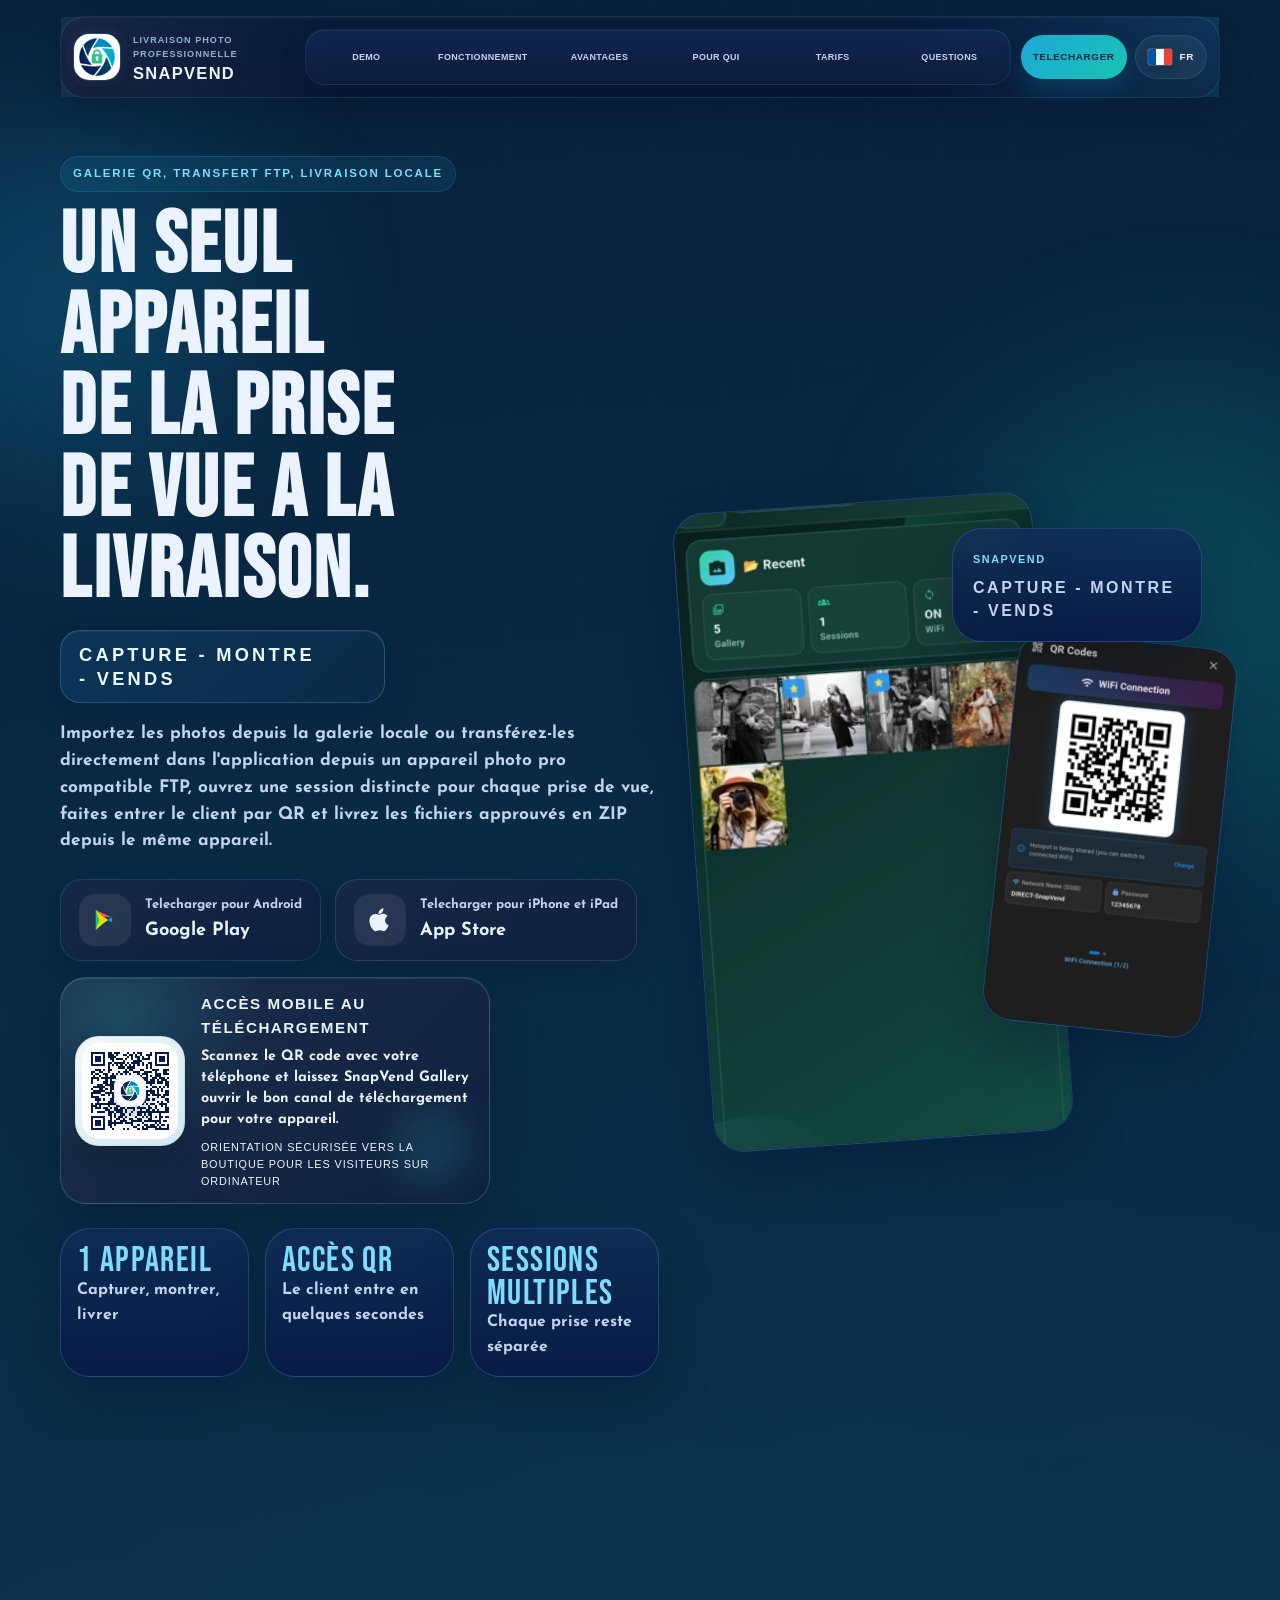
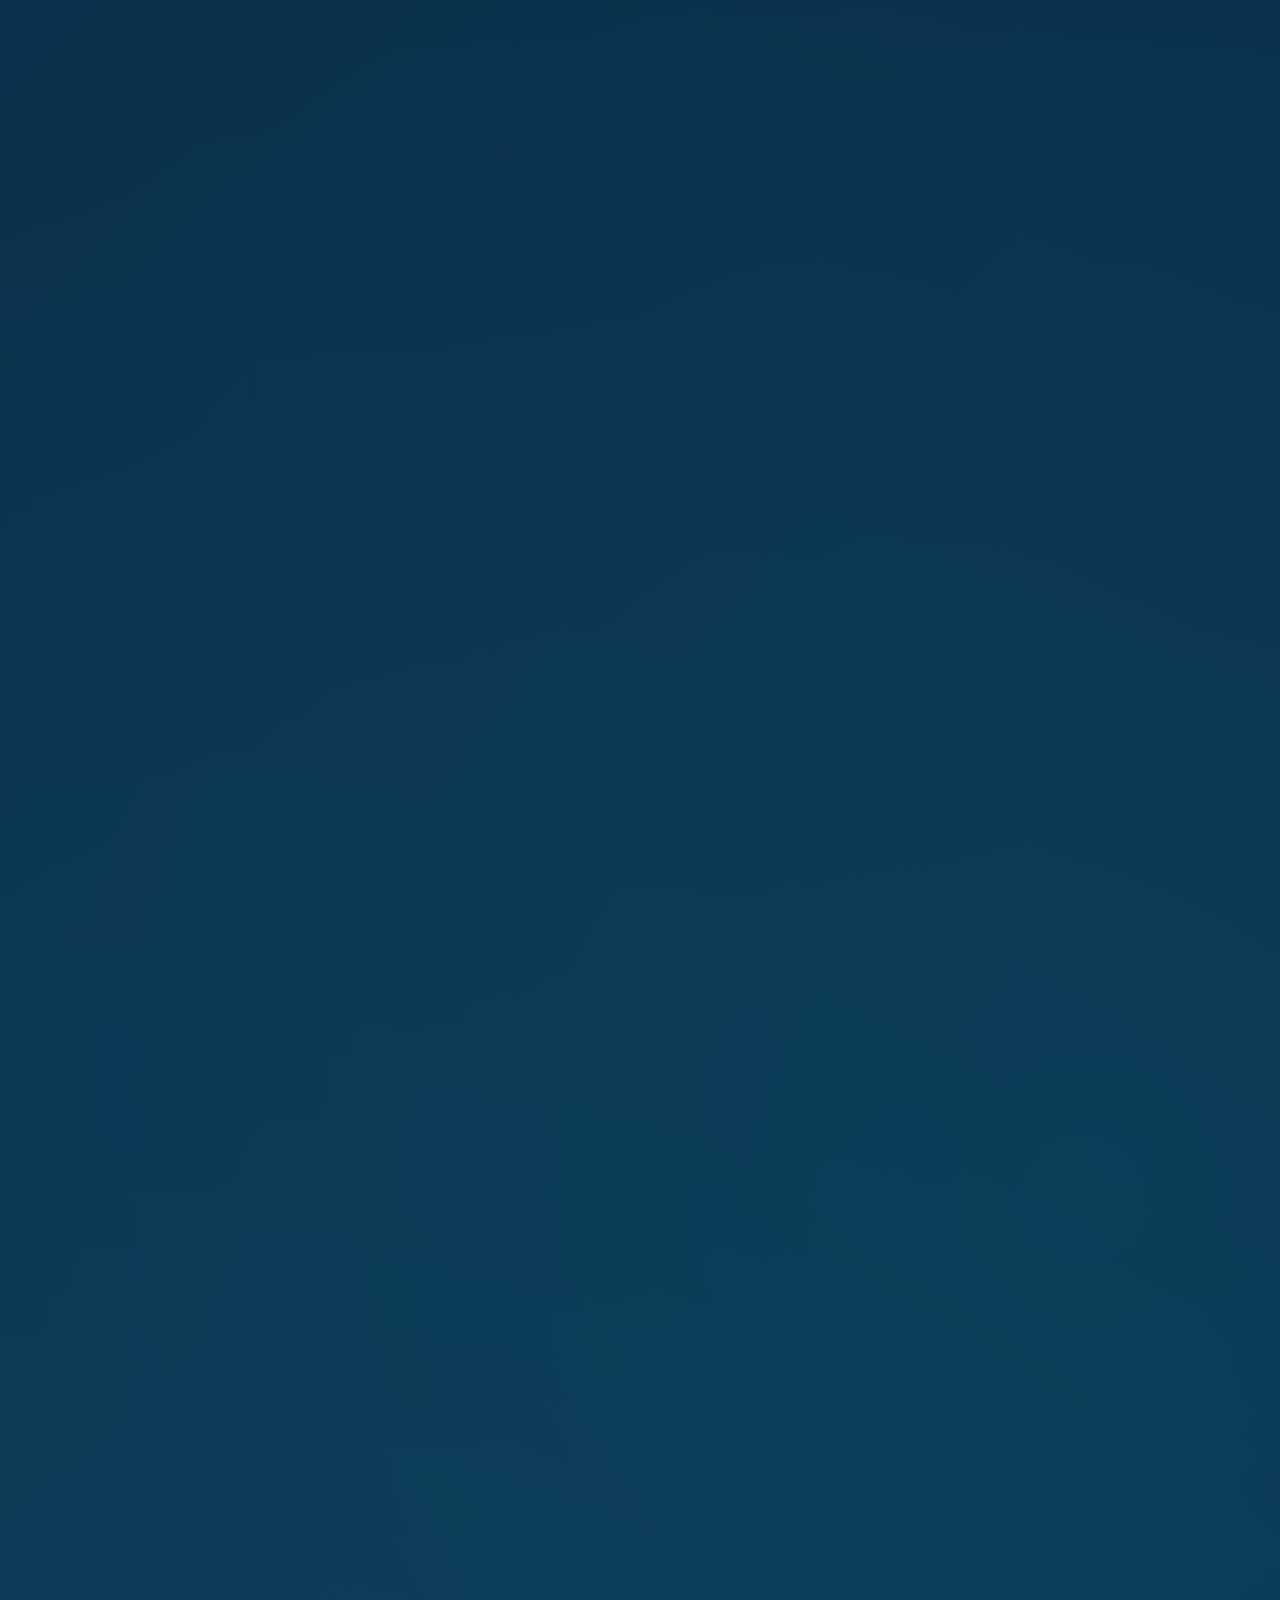
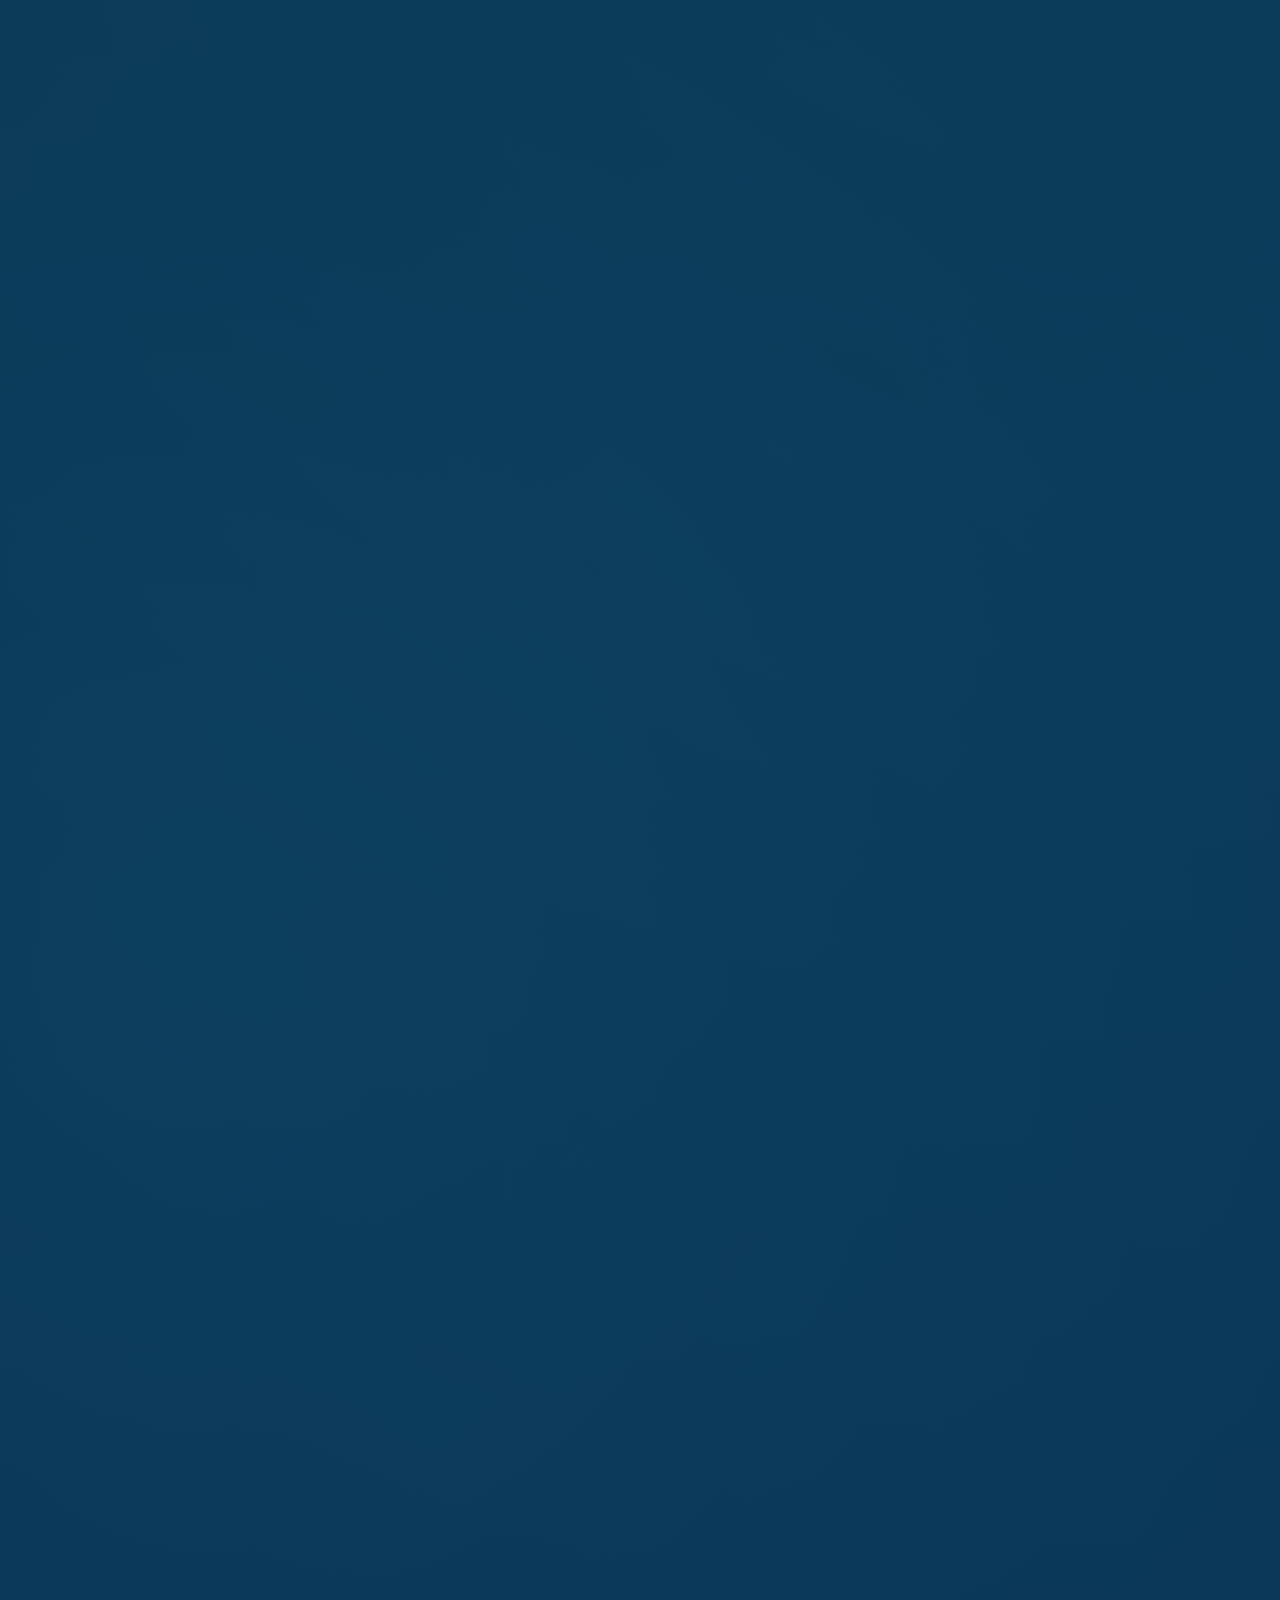
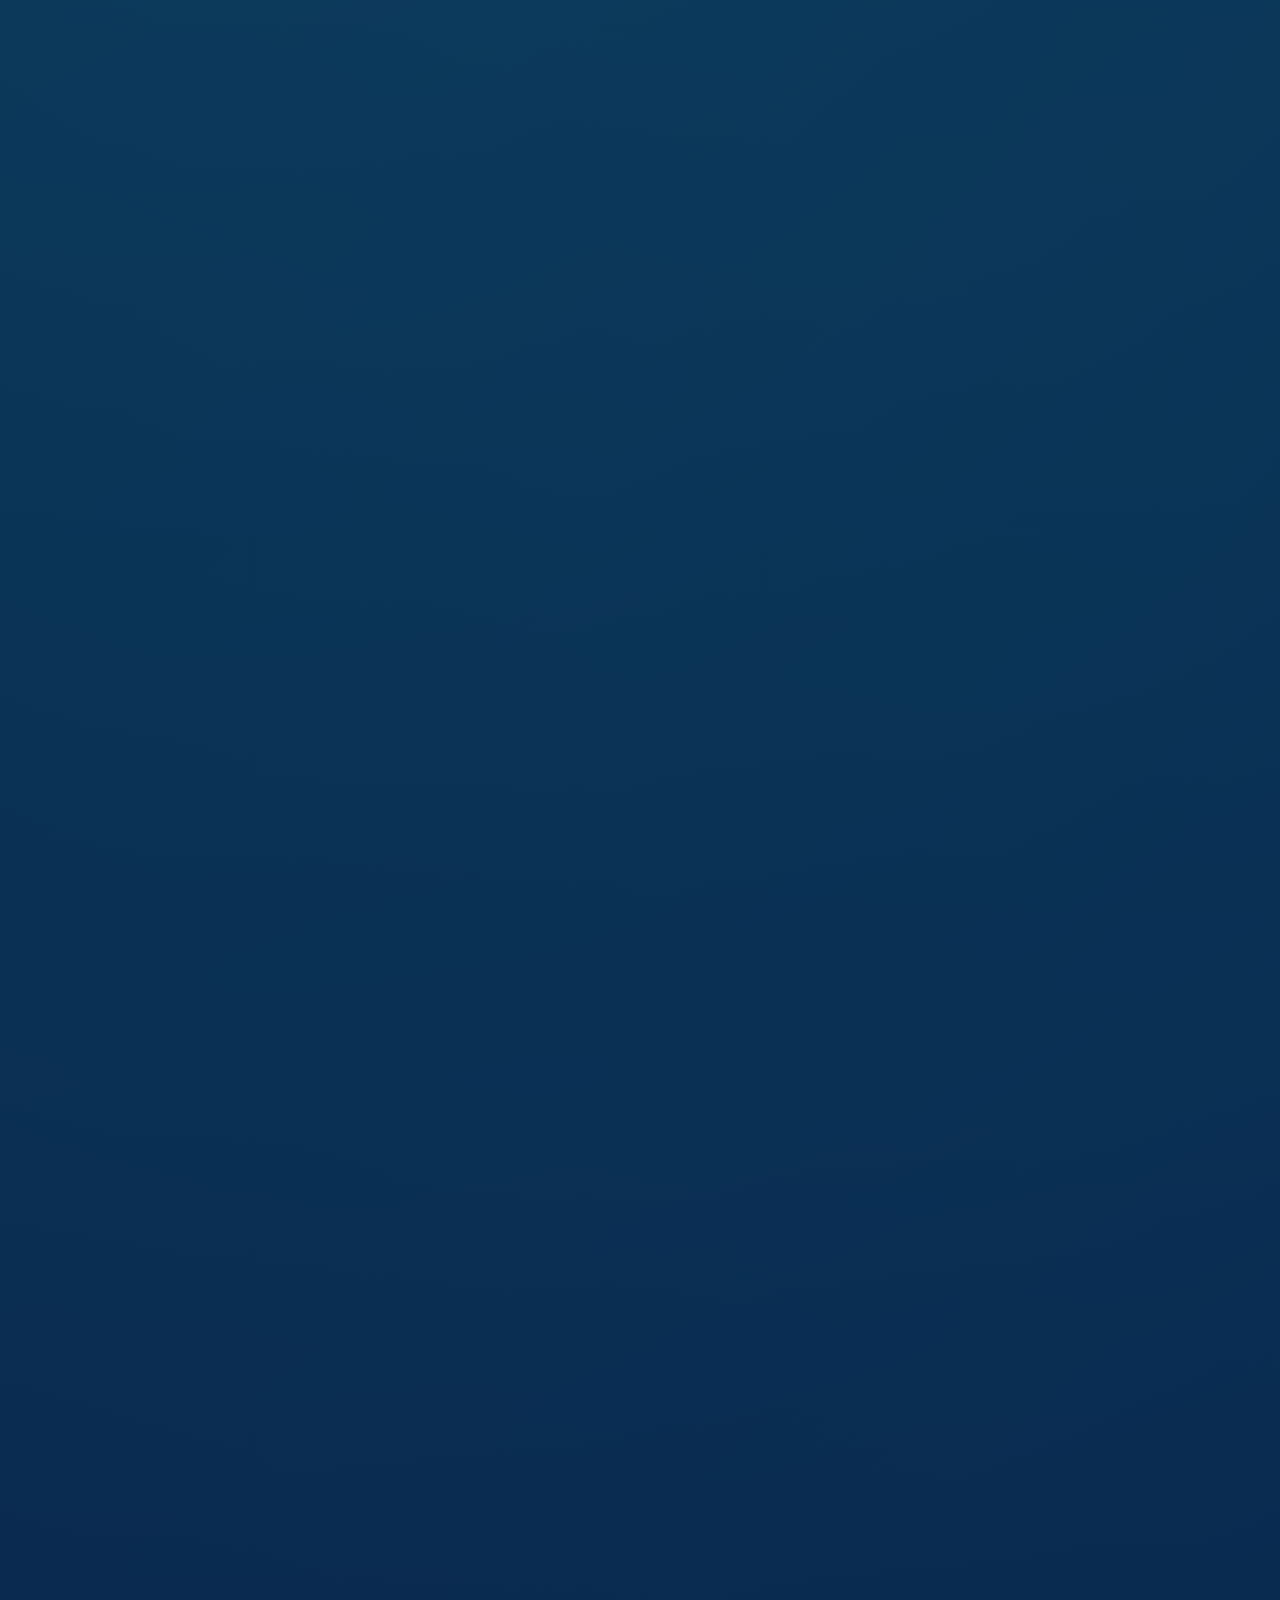
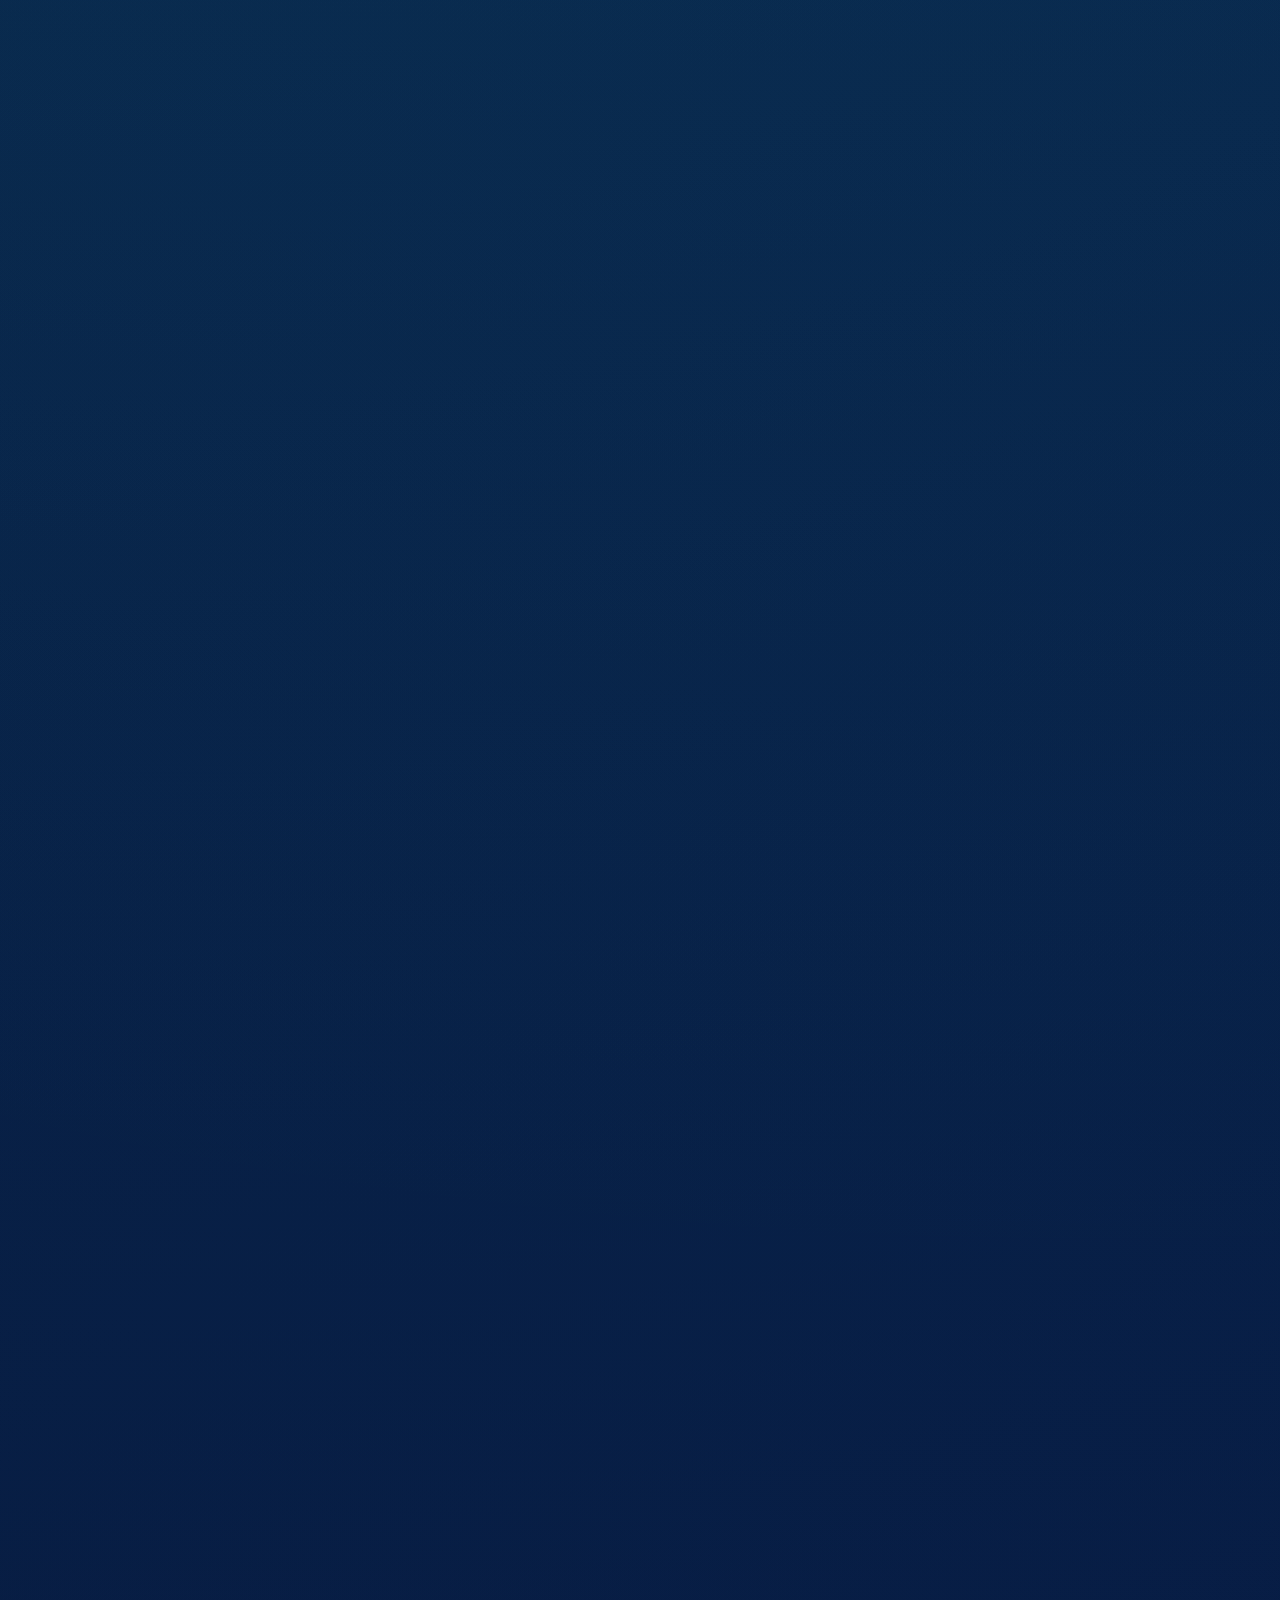
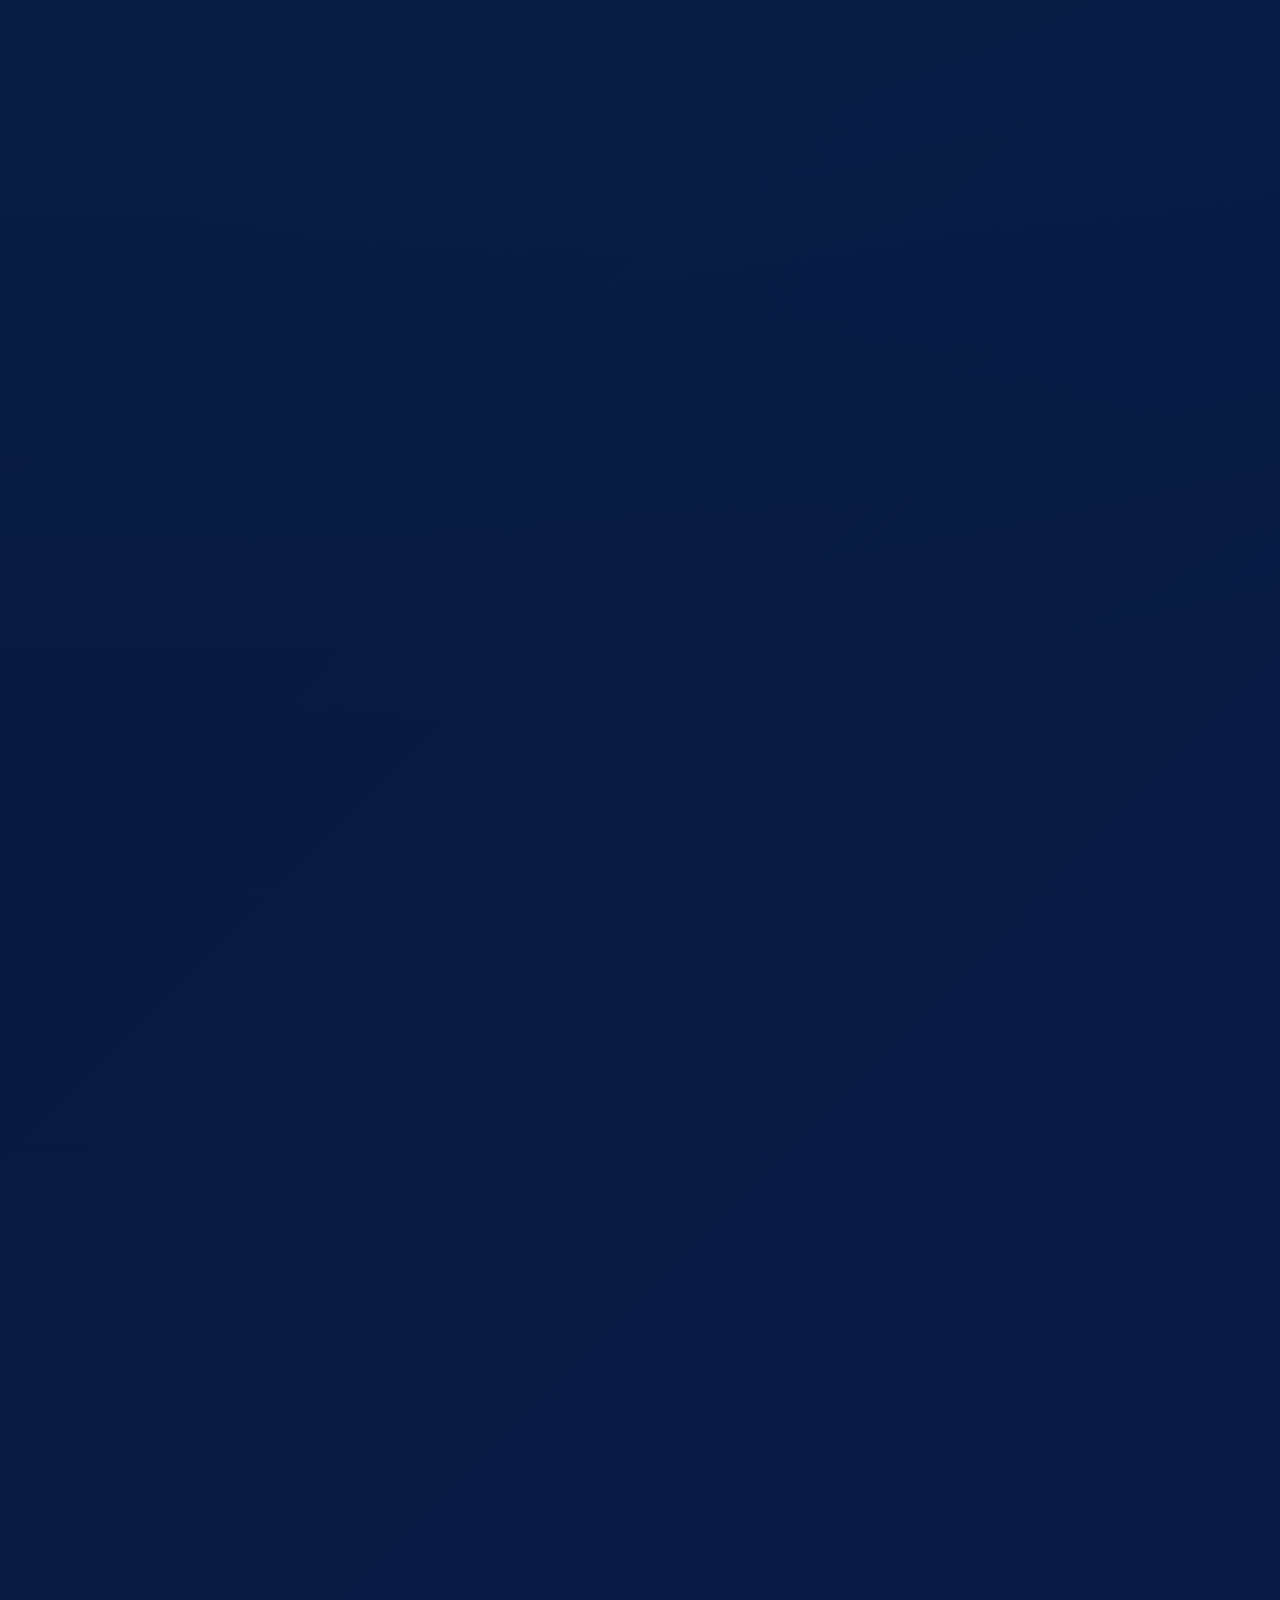
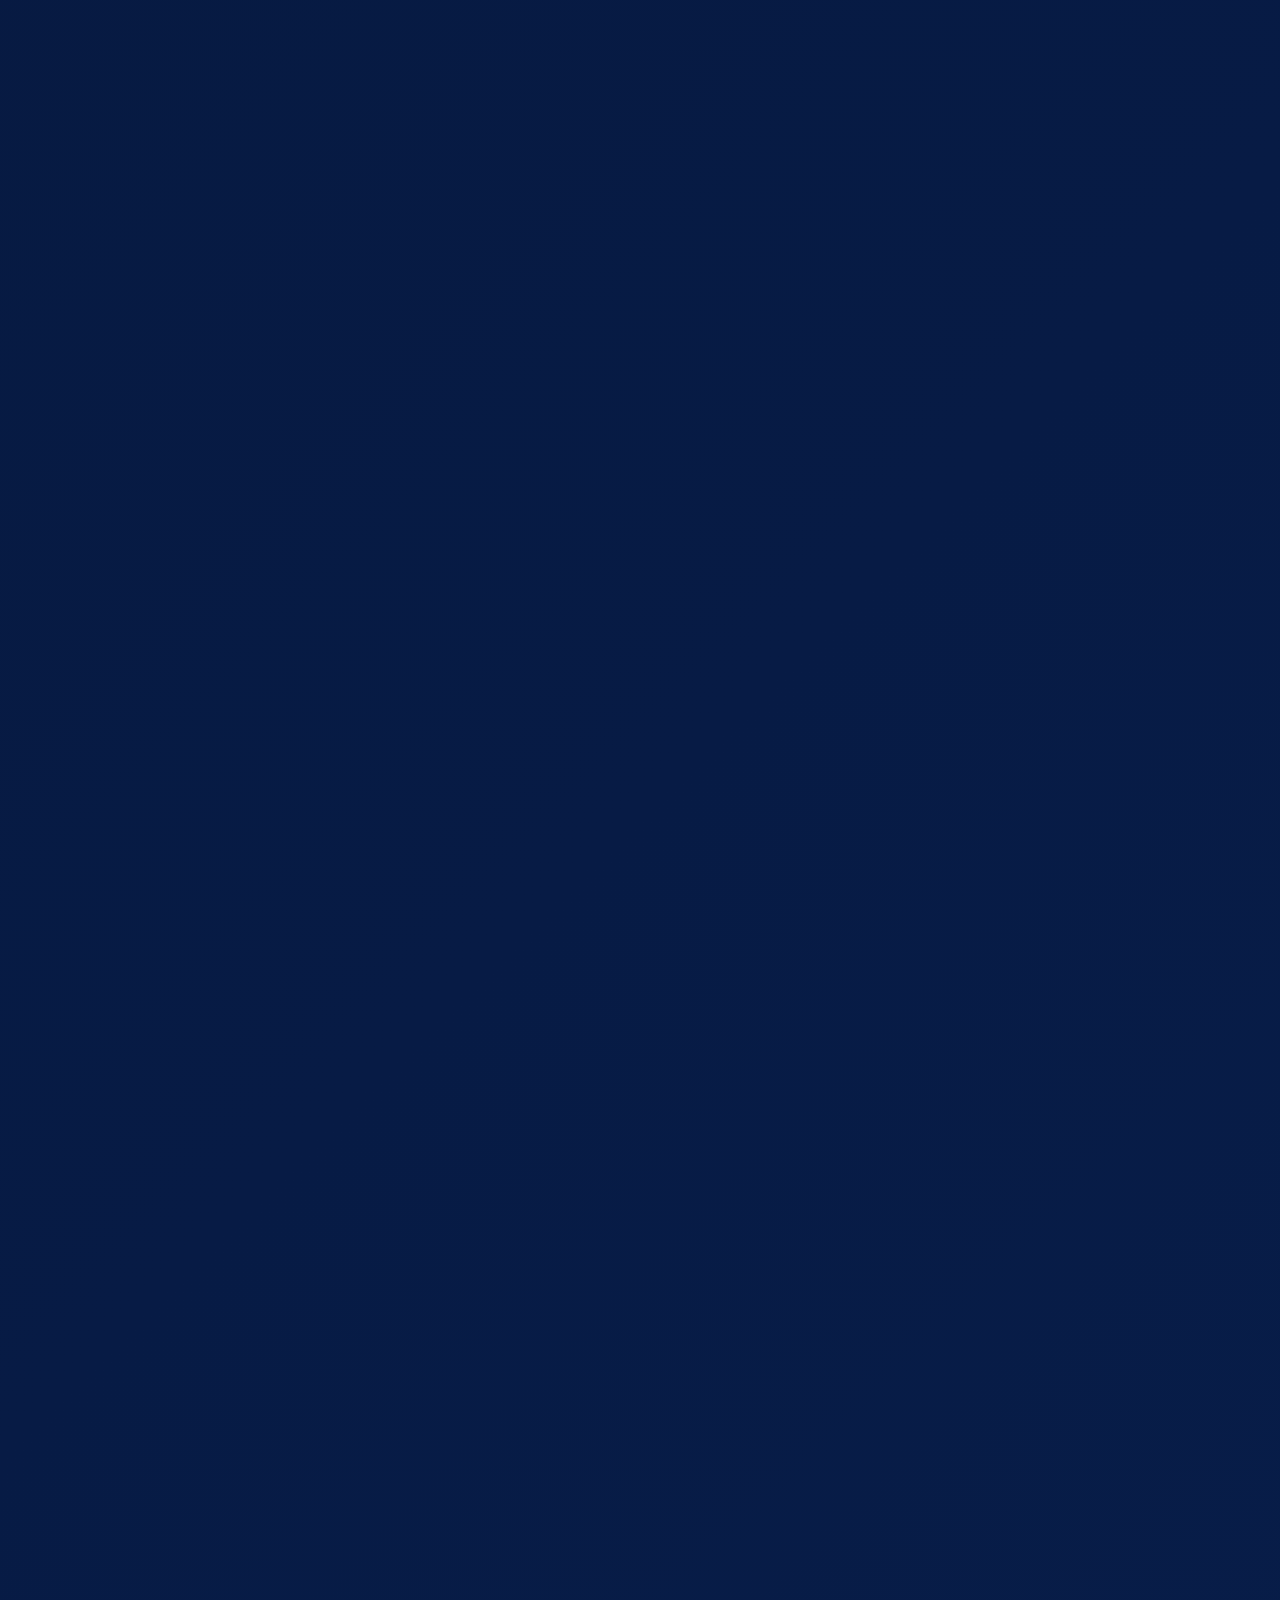
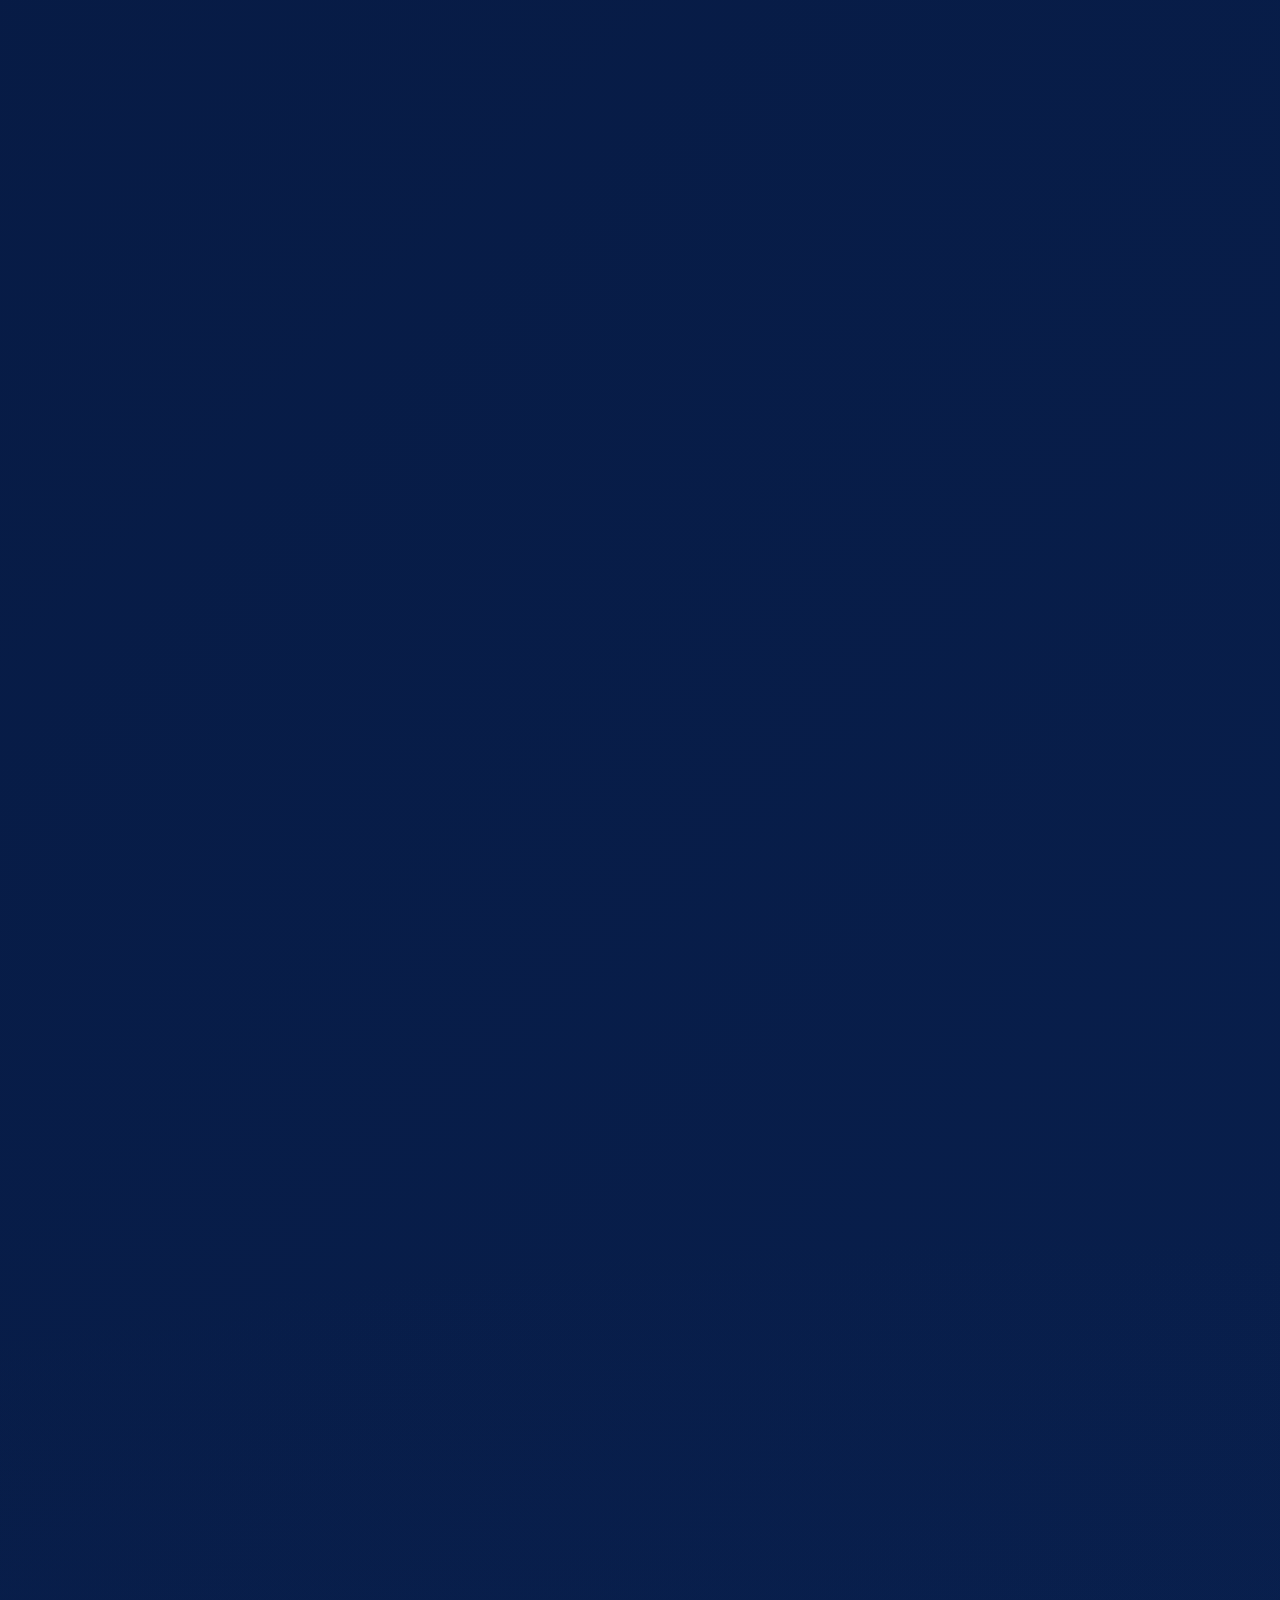
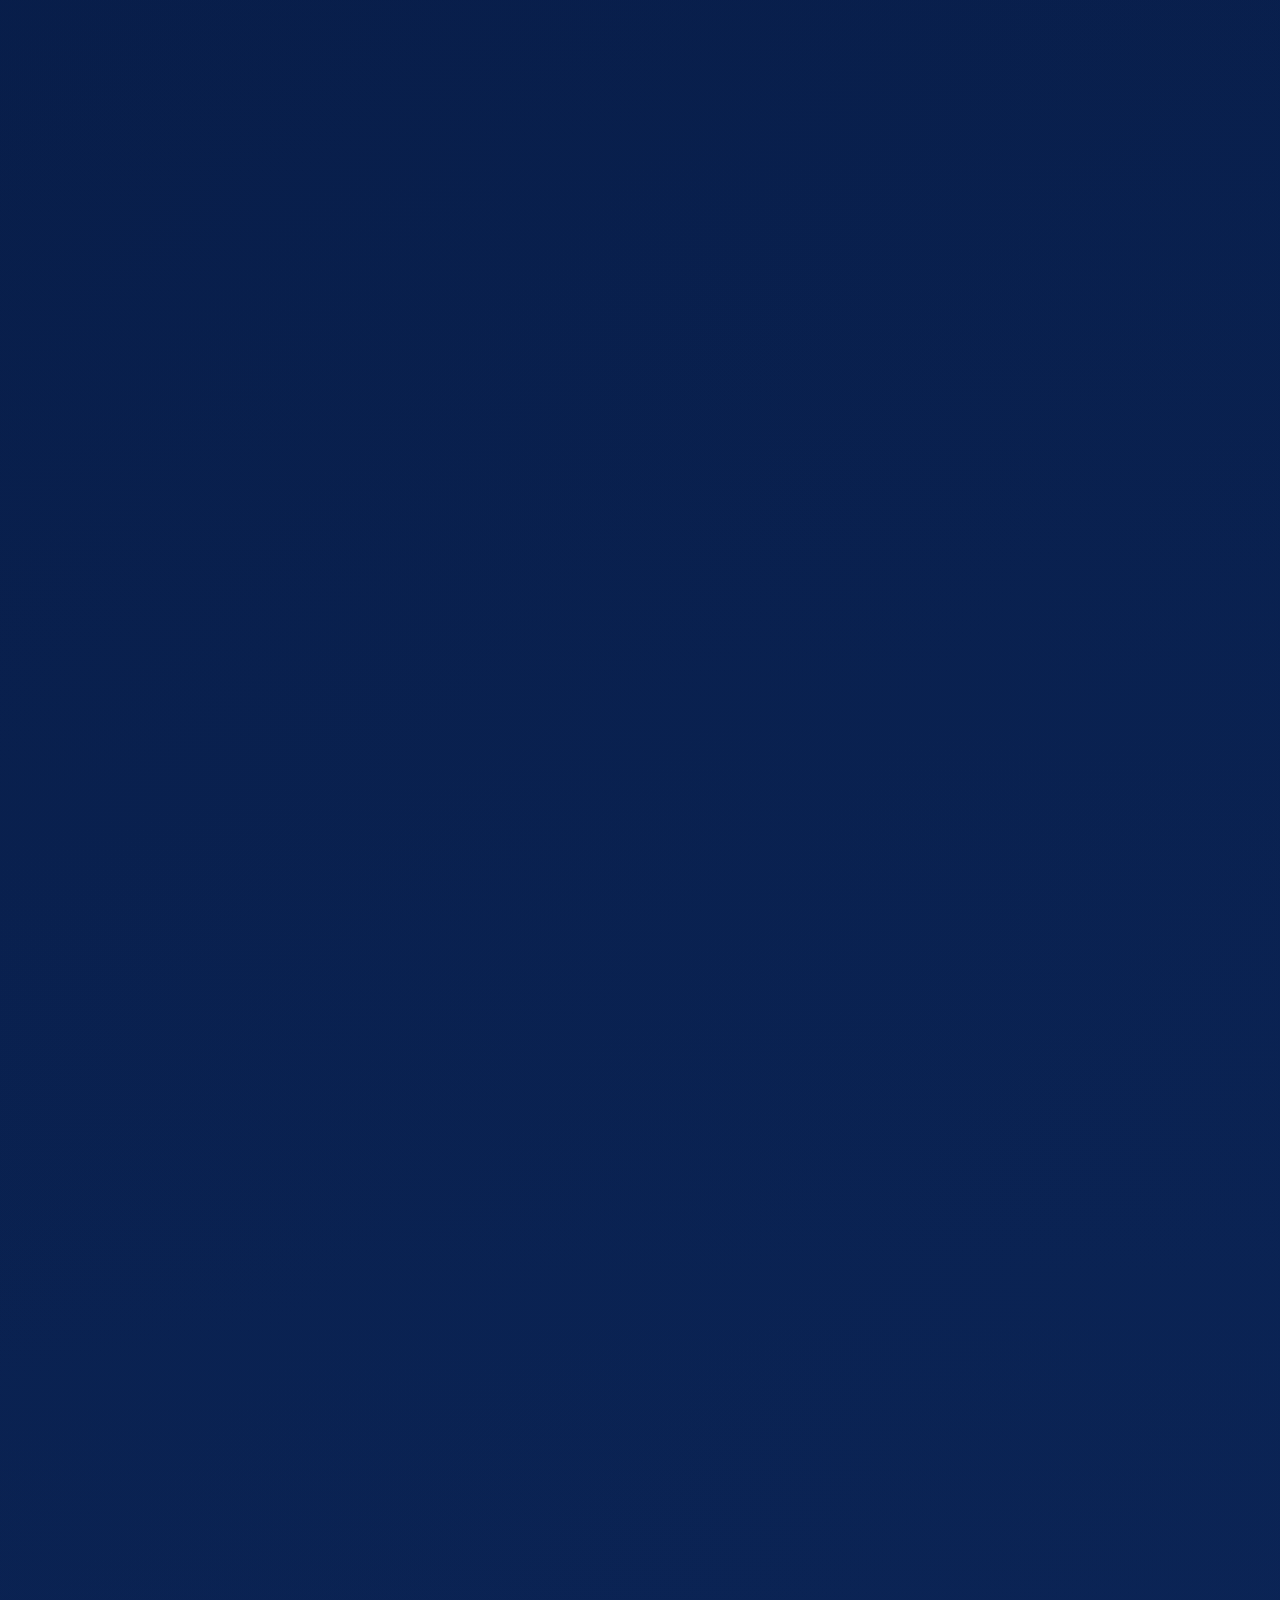
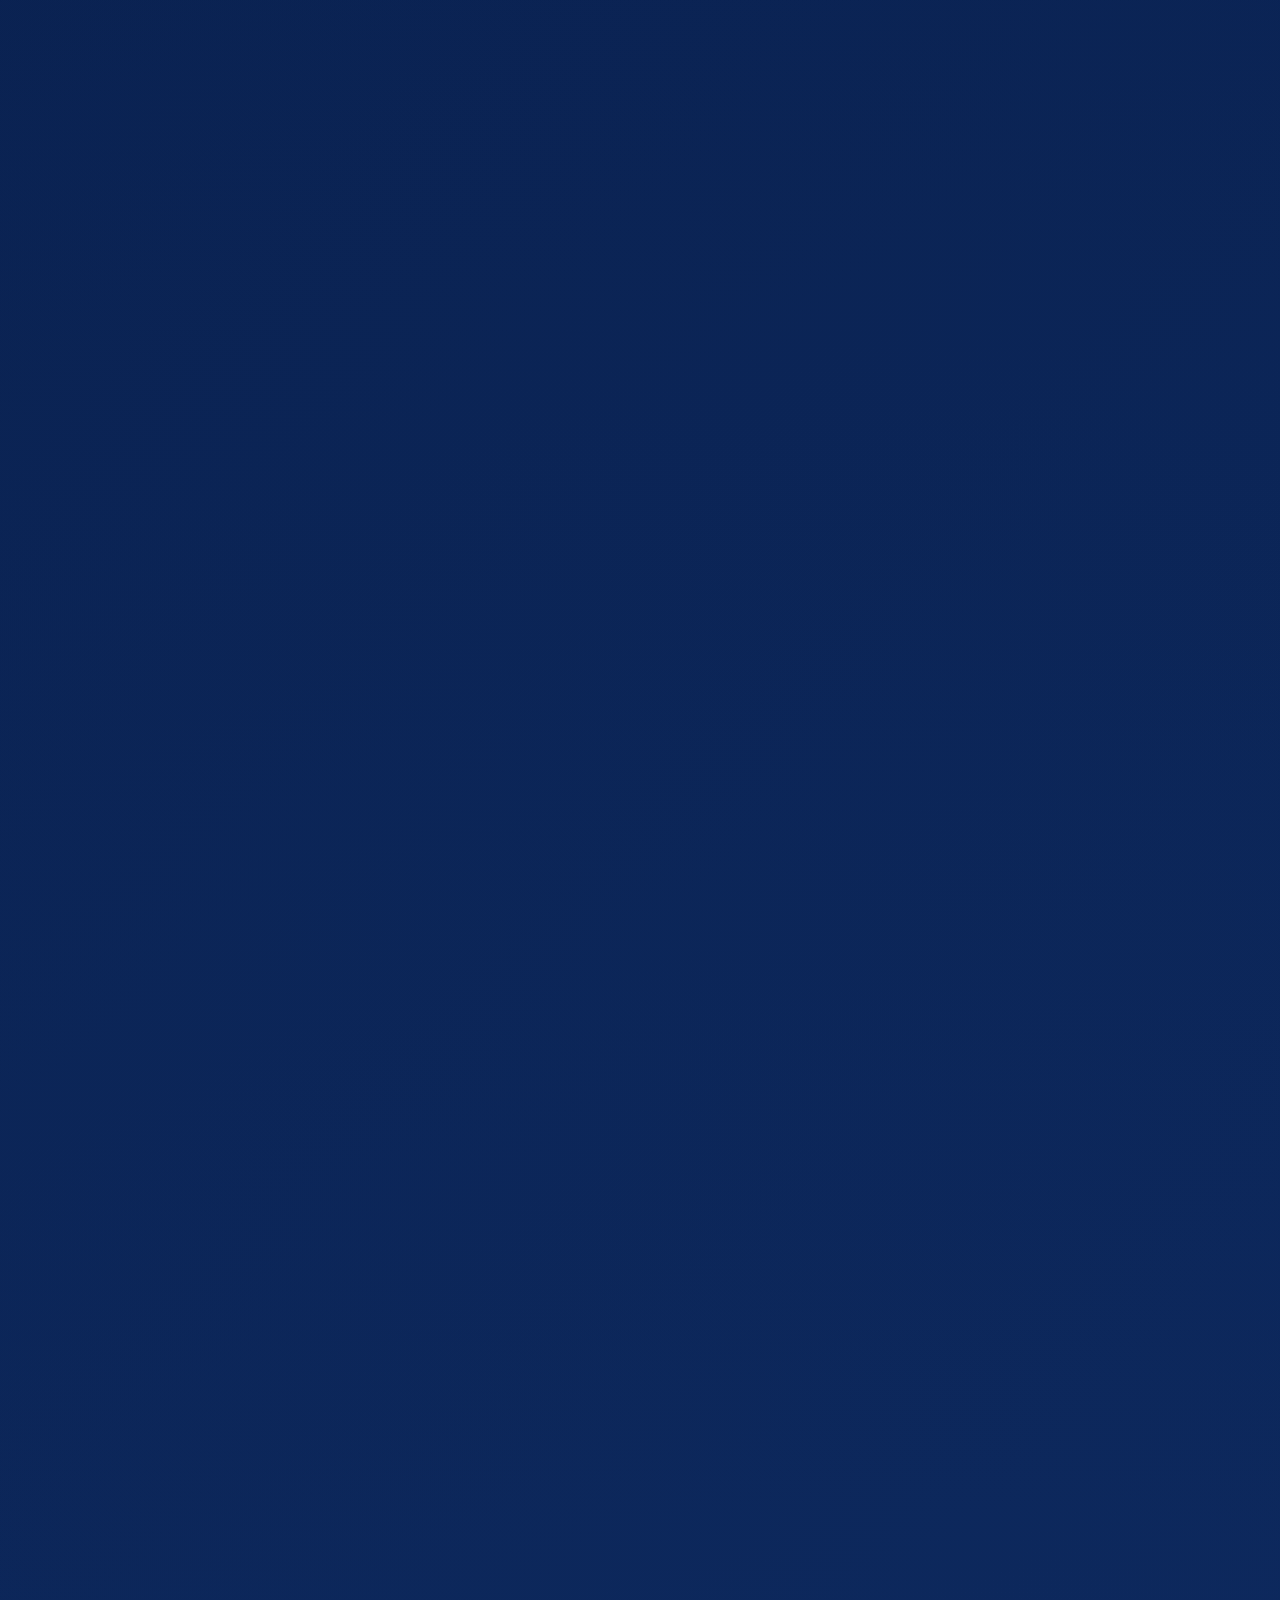
<file: fr/index.html>
<!doctype html>
<html lang="fr" dir="ltr" data-locale="fr">
  <head>
    <meta charset="utf-8">
    <meta name="viewport" content="width=device-width, initial-scale=1">
    <title>SnapVend Gallery | Galerie QR et livraison locale pour photographes</title>
    <meta name="description" content="SnapVend Gallery aide les photographes a gerer galerie QR, transfert FTP depuis l appareil photo, selection client et livraison ZIP depuis un seul telephone ou tablette.">
    <meta name="keywords" content="SnapVend Gallery, SnapVend, snapvendgallery.com, application SnapVend Gallery, application de galerie QR pour photographes, application de livraison photo, Capture - Montre - Vends, Galerie QR, transfert FTP, livraison locale, QR, sessions et livraison dans un seul flux, Un flux terrain plus maitrise qu&#x27;un simple partage de galerie, Concu pour les equipes photo sur le terrain, Montrez les flux terrain ou SnapVend est le plus pertinent, Envoyez nous directement votre demande ou message commercial, Un parcours client plus clair grace au support multilingue, Configurez le premier flux de livraison en quelques minutes, Les nouvelles photos arrivent sur grand ecran, la vente commence par QR, Logique du flux en direct, Vente, impression et licence dans un flux professionnel, Usage Premium controle avec 1 telephone + 1 tablette, Importer depuis un appareil photo pro, Ouvrir une session distincte, Ouvrir la galerie par QR, Afficher le paiement local et valider le PAC, Livrer le ZIP et suivre la session, Aucune application supplementaire pour le client, Une organisation par session, Vente et livraison depuis un seul appareil, Plus de controle pendant les prises en direct, Regles de licence et d&#x27;appareil claires, Ecran evenementiel, Demandes d&#x27;impression mariage, Pret pour TV, tablette et notebook, L&#x27;appareil photo envoie les images a l&#x27;app via FTP., Les nouvelles photos enrichissent la presentation en direct., Le client scanne le QR et choisit sa photo., La photo achetee ou demandee en impression disparait de l&#x27;ecran live., Presentation de vente en direct, Validation equipe et controle PAC, Preparation d&#x27;impression mariage, Rapports et export, Pret pour les abonnements Google Play et App Store, Activation d&#x27;appareil et parcours de remplacement, Nom d&#x27;entreprise, logo et nom de fichier ZIP personnalises, Mariage et evenementiel, Studio et portrait, Ecole, sport et entreprise, Photo de rue, zones touristiques et portrait mobile, Equipes mobiles, Site web et premiere entree, Galerie et selection client, Validation et livraison, Installez l&#x27;app, Importez les photos, Montrez par QR, Validez et livrez, Mariage et selection des invites, Liste d&#x27;impression mariage, Table de selection en studio, Ecole et sport, Vente de portraits en rue et zones touristiques, Stand evenementiel d&#x27;entreprise, Equipes mariage impression et livraison, Equipes de livraison rapide, Studios centres sur la marque, Operations en reseau local, Equipes multi sessions, Livraisons quotidiennes illimitees, Presentations en direct illimitees et vitrine de vente grand ecran, File d&#x27;impression / liste de commandes illimitee, Rapports detailles ventes, telechargements et conversion, Validation paiement/PAC et livraison ZIP, Activation de 1 telephone + 1 tablette, Nom d&#x27;entreprise, logo et nom ZIP personnalises, Restauration d&#x27;achat et gestion d&#x27;abonnement, Toutes les fonctions operationnelles du Premium mensuel, Meilleur cout total sur 12 mois, Fenetre offline de 14 jours pour licence verifiee, Usage durable pour mariages, evenements et equipes terrain intenses, Presentation live, file d&#x27;impression et rapports illimites toute l&#x27;annee, Controle complet de la marque et du flux de livraison, Acces QR, sessions, paiement et livraison avancent dans un seul flux relie., Adapte aux mariages, evenements, studios et ventes de portraits mobiles., Le modele reseau local reste rapide, maitrise et moins dependant d&#x27;une connexion internet stable., Question Generale, Demande De Demo, Tarifs, Partenariat, Demande Speciale">
    <meta name="robots" content="index,follow,max-image-preview:large,max-snippet:-1,max-video-preview:-1">
    <meta name="theme-color" content="#071b45">
    <meta http-equiv="content-language" content="fr">
    <meta name="application-name" content="SnapVend Gallery">
    <meta property="og:site_name" content="SnapVend Gallery">
    <meta property="og:type" content="website">
    <meta property="og:title" content="SnapVend Gallery | Galerie QR et livraison locale pour photographes">
    <meta property="og:description" content="SnapVend Gallery aide les photographes a gerer galerie QR, transfert FTP depuis l appareil photo, selection client et livraison ZIP depuis un seul telephone ou tablette.">
    <meta property="og:url" content="https://snapvendgallery.com/fr/">
    <meta property="og:image" content="https://snapvendgallery.com/assets/branding/app_icon_store_512.png">
    <meta property="og:image:alt" content="SnapVend Gallery | Galerie QR et livraison locale pour photographes">
    <meta property="og:locale" content="fr_FR">
    <meta name="twitter:card" content="summary_large_image">
    <meta name="twitter:title" content="SnapVend Gallery | Galerie QR et livraison locale pour photographes">
    <meta name="twitter:description" content="SnapVend Gallery aide les photographes a gerer galerie QR, transfert FTP depuis l appareil photo, selection client et livraison ZIP depuis un seul telephone ou tablette.">
    <meta name="twitter:image" content="https://snapvendgallery.com/assets/branding/app_icon_store_512.png">
    <meta name="twitter:image:alt" content="SnapVend Gallery | Galerie QR et livraison locale pour photographes">
    <link rel="canonical" href="https://snapvendgallery.com/fr/">
    <link rel="alternate" hreflang="x-default" href="https://snapvendgallery.com/">
    <link rel="alternate" hreflang="tr" href="https://snapvendgallery.com/">
    <link rel="alternate" hreflang="tr-TR" href="https://snapvendgallery.com/">
    <link rel="alternate" hreflang="en" href="https://snapvendgallery.com/en/">
    <link rel="alternate" hreflang="en-US" href="https://snapvendgallery.com/en/">
    <link rel="alternate" hreflang="en-GB" href="https://snapvendgallery.com/en/">
    <link rel="alternate" hreflang="en-CA" href="https://snapvendgallery.com/en/">
    <link rel="alternate" hreflang="en-AU" href="https://snapvendgallery.com/en/">
    <link rel="alternate" hreflang="es" href="https://snapvendgallery.com/es/">
    <link rel="alternate" hreflang="es-ES" href="https://snapvendgallery.com/es/">
    <link rel="alternate" hreflang="es-MX" href="https://snapvendgallery.com/es/">
    <link rel="alternate" hreflang="es-AR" href="https://snapvendgallery.com/es/">
    <link rel="alternate" hreflang="es-CO" href="https://snapvendgallery.com/es/">
    <link rel="alternate" hreflang="fr" href="https://snapvendgallery.com/fr/">
    <link rel="alternate" hreflang="fr-FR" href="https://snapvendgallery.com/fr/">
    <link rel="alternate" hreflang="fr-CA" href="https://snapvendgallery.com/fr/">
    <link rel="alternate" hreflang="fr-BE" href="https://snapvendgallery.com/fr/">
    <link rel="alternate" hreflang="fr-CH" href="https://snapvendgallery.com/fr/">
    <link rel="alternate" hreflang="de" href="https://snapvendgallery.com/de/">
    <link rel="alternate" hreflang="de-DE" href="https://snapvendgallery.com/de/">
    <link rel="alternate" hreflang="de-AT" href="https://snapvendgallery.com/de/">
    <link rel="alternate" hreflang="de-CH" href="https://snapvendgallery.com/de/">
    <link rel="alternate" hreflang="it" href="https://snapvendgallery.com/it/">
    <link rel="alternate" hreflang="it-IT" href="https://snapvendgallery.com/it/">
    <link rel="alternate" hreflang="it-CH" href="https://snapvendgallery.com/it/">
    <link rel="alternate" hreflang="pt" href="https://snapvendgallery.com/pt/">
    <link rel="alternate" hreflang="pt-BR" href="https://snapvendgallery.com/pt/">
    <link rel="alternate" hreflang="pt-PT" href="https://snapvendgallery.com/pt/">
    <link rel="alternate" hreflang="ru" href="https://snapvendgallery.com/ru/">
    <link rel="alternate" hreflang="ru-RU" href="https://snapvendgallery.com/ru/">
    <link rel="alternate" hreflang="ru-KZ" href="https://snapvendgallery.com/ru/">
    <link rel="alternate" hreflang="ar" href="https://snapvendgallery.com/ar/">
    <link rel="alternate" hreflang="ar-SA" href="https://snapvendgallery.com/ar/">
    <link rel="alternate" hreflang="ar-AE" href="https://snapvendgallery.com/ar/">
    <link rel="alternate" hreflang="ar-EG" href="https://snapvendgallery.com/ar/">
    <link rel="alternate" hreflang="hi" href="https://snapvendgallery.com/hi/">
    <link rel="alternate" hreflang="hi-IN" href="https://snapvendgallery.com/hi/">
    <link rel="alternate" hreflang="ja" href="https://snapvendgallery.com/ja/">
    <link rel="alternate" hreflang="ja-JP" href="https://snapvendgallery.com/ja/">
    <link rel="alternate" hreflang="zh" href="https://snapvendgallery.com/zh/">
    <link rel="alternate" hreflang="zh-CN" href="https://snapvendgallery.com/zh/">
    <link rel="alternate" hreflang="zh-SG" href="https://snapvendgallery.com/zh/">
    <link rel="icon" type="image/png" href="../assets/branding/snapvend_logo_square.png">
    <link rel="shortcut icon" href="../assets/branding/snapvend_logo_square.png">
    <link rel="apple-touch-icon" href="../assets/branding/snapvend_logo_square.png">
    <link rel="manifest" href="../manifest.webmanifest">
    <link rel="preload" href="../assets/fonts/BebasNeue-Regular.ttf" as="font" type="font/ttf" crossorigin>
    <link rel="preload" href="../assets/fonts/JosefinSans-Bold.ttf" as="font" type="font/ttf" crossorigin>
    <link rel="stylesheet" href="../styles.css?v=20260724084150">
    <script type="application/ld+json">{"@context":"https://schema.org","@graph":[{"@type":"Organization","@id":"https://snapvendgallery.com/#organization","name":"SnapVend Gallery","alternateName":["SnapVend","SnapVend QR Gallery","SnapVend Photo Delivery"],"description":"SnapVend Gallery aide les photographes a gerer galerie QR, transfert FTP depuis l appareil photo, selection client et livraison ZIP depuis un seul telephone ou tablette.","disambiguatingDescription":"SnapVend Gallery est l'application de galerie QR et de livraison photo locale pour photographes publiée sur snapvendgallery.com.","slogan":"Capture - Montre - Vends","url":"https://snapvendgallery.com/","logo":{"@type":"ImageObject","url":"https://snapvendgallery.com/assets/branding/snapvend_logo_square.png"},"image":"https://snapvendgallery.com/assets/branding/snapvend_logo_square.png","sameAs":["https://snapvendgallery.com/","https://play.google.com/store/apps/details?id=com.snapvend.gallery","https://apps.apple.com/us/app/snapvend-gallery/id6764613281"],"contactPoint":[{"@id":"https://snapvendgallery.com/#sales-contact"}]},{"@type":"ContactPoint","@id":"https://snapvendgallery.com/#sales-contact","contactType":"sales","email":"snapvendinfo@gmail.com","url":"mailto:snapvendinfo@gmail.com","availableLanguage":["Turc","Anglais","Espagnol","Francais","Allemand","Italien","Portugais","Russe","Arabe","Hindi","Japonais","Chinois"]},{"@type":"WebSite","@id":"https://snapvendgallery.com/#website","url":"https://snapvendgallery.com/","name":"SnapVend Gallery","alternateName":"SnapVend","inLanguage":"fr","publisher":{"@id":"https://snapvendgallery.com/#organization"}},{"@type":"WebPage","@id":"https://snapvendgallery.com/fr/#webpage","url":"https://snapvendgallery.com/fr/","name":"SnapVend Gallery | Galerie QR et livraison locale pour photographes","description":"SnapVend Gallery aide les photographes a gerer galerie QR, transfert FTP depuis l appareil photo, selection client et livraison ZIP depuis un seul telephone ou tablette.","inLanguage":"fr","isPartOf":{"@id":"https://snapvendgallery.com/#website"},"about":{"@id":"https://snapvendgallery.com/fr/#app"},"mainEntity":{"@id":"https://snapvendgallery.com/fr/#app"},"primaryImageOfPage":{"@type":"ImageObject","url":"https://snapvendgallery.com/assets/branding/snapvend_logo_square.png"},"keywords":"SnapVend Gallery, SnapVend, snapvendgallery.com, application SnapVend Gallery, application de galerie QR pour photographes, application de livraison photo, Capture - Montre - Vends, Galerie QR, transfert FTP, livraison locale, QR, sessions et livraison dans un seul flux, Un flux terrain plus maitrise qu'un simple partage de galerie, Concu pour les equipes photo sur le terrain, Montrez les flux terrain ou SnapVend est le plus pertinent, Envoyez nous directement votre demande ou message commercial, Un parcours client plus clair grace au support multilingue, Configurez le premier flux de livraison en quelques minutes, Les nouvelles photos arrivent sur grand ecran, la vente commence par QR, Logique du flux en direct, Vente, impression et licence dans un flux professionnel, Usage Premium controle avec 1 telephone + 1 tablette, Importer depuis un appareil photo pro, Ouvrir une session distincte, Ouvrir la galerie par QR, Afficher le paiement local et valider le PAC, Livrer le ZIP et suivre la session, Aucune application supplementaire pour le client, Une organisation par session, Vente et livraison depuis un seul appareil, Plus de controle pendant les prises en direct, Regles de licence et d'appareil claires, Ecran evenementiel, Demandes d'impression mariage, Pret pour TV, tablette et notebook, L'appareil photo envoie les images a l'app via FTP., Les nouvelles photos enrichissent la presentation en direct., Le client scanne le QR et choisit sa photo., La photo achetee ou demandee en impression disparait de l'ecran live., Presentation de vente en direct, Validation equipe et controle PAC, Preparation d'impression mariage, Rapports et export, Pret pour les abonnements Google Play et App Store, Activation d'appareil et parcours de remplacement, Nom d'entreprise, logo et nom de fichier ZIP personnalises, Mariage et evenementiel, Studio et portrait, Ecole, sport et entreprise, Photo de rue, zones touristiques et portrait mobile, Equipes mobiles, Site web et premiere entree, Galerie et selection client, Validation et livraison, Installez l'app, Importez les photos, Montrez par QR, Validez et livrez, Mariage et selection des invites, Liste d'impression mariage, Table de selection en studio, Ecole et sport, Vente de portraits en rue et zones touristiques, Stand evenementiel d'entreprise, Equipes mariage impression et livraison, Equipes de livraison rapide, Studios centres sur la marque, Operations en reseau local, Equipes multi sessions, Livraisons quotidiennes illimitees, Presentations en direct illimitees et vitrine de vente grand ecran, File d'impression / liste de commandes illimitee, Rapports detailles ventes, telechargements et conversion, Validation paiement/PAC et livraison ZIP, Activation de 1 telephone + 1 tablette, Nom d'entreprise, logo et nom ZIP personnalises, Restauration d'achat et gestion d'abonnement, Toutes les fonctions operationnelles du Premium mensuel, Meilleur cout total sur 12 mois, Fenetre offline de 14 jours pour licence verifiee, Usage durable pour mariages, evenements et equipes terrain intenses, Presentation live, file d'impression et rapports illimites toute l'annee, Controle complet de la marque et du flux de livraison, Acces QR, sessions, paiement et livraison avancent dans un seul flux relie., Adapte aux mariages, evenements, studios et ventes de portraits mobiles., Le modele reseau local reste rapide, maitrise et moins dependant d'une connexion internet stable., Question Generale, Demande De Demo, Tarifs, Partenariat, Demande Speciale","hasPart":[{"@id":"https://snapvendgallery.com/fr/#audience"},{"@id":"https://snapvendgallery.com/fr/#language-support-benefits"},{"@id":"https://snapvendgallery.com/fr/#why-snapvend"},{"@id":"https://snapvendgallery.com/fr/#live-presentation"},{"@id":"https://snapvendgallery.com/fr/#field-operations"},{"@id":"https://snapvendgallery.com/fr/#quick-start"},{"@id":"https://snapvendgallery.com/fr/#use-cases"},{"@id":"https://snapvendgallery.com/fr/#reference-profiles"},{"@id":"https://snapvendgallery.com/fr/#faq"},{"@id":"https://snapvendgallery.com/fr/#contact-page"},{"@id":"https://snapvendgallery.com/fr/#contact-topics"},{"@id":"https://snapvendgallery.com/fr/#why-snapvend-points"},{"@id":"https://snapvendgallery.com/fr/#supported-languages"}]},{"@type":"SoftwareApplication","@id":"https://snapvendgallery.com/fr/#app","name":"SnapVend Gallery","alternateName":["SnapVend","SnapVend QR Gallery","SnapVend Photographer Gallery"],"description":"SnapVend Gallery aide les photographes a gerer galerie QR, transfert FTP depuis l appareil photo, selection client et livraison ZIP depuis un seul telephone ou tablette.","disambiguatingDescription":"SnapVend Gallery est une application mobile de galerie QR, transfert FTP depuis l'appareil photo et livraison ZIP locale pour photographes.","applicationCategory":"BusinessApplication","applicationSubCategory":"Flux photo, gestion des impressions et livraison","applicationSuite":"SnapVend Gallery","identifier":"com.snapvend.gallery","operatingSystem":"ANDROID, IOS","inLanguage":"fr","availableLanguage":["Turc","Anglais","Espagnol","Francais","Allemand","Italien","Portugais","Russe","Arabe","Hindi","Japonais","Chinois"],"url":"https://snapvendgallery.com/fr/","mainEntityOfPage":"https://snapvendgallery.com/fr/","image":"https://snapvendgallery.com/assets/branding/snapvend_logo_square.png","screenshot":["https://snapvendgallery.com/assets/marketing/google_play/web/01_gallery_dashboard_hero.jpg","https://snapvendgallery.com/assets/marketing/google_play/web/02_session_qr_access_hero.png","https://snapvendgallery.com/assets/marketing/google_play/web/05_ftp_server_settings_web.png","https://snapvendgallery.com/assets/marketing/google_play/web/01_gallery_dashboard_web.png","https://snapvendgallery.com/assets/marketing/google_play/web/03_browser_gallery_selection_web.png","https://snapvendgallery.com/assets/marketing/google_play/web/06_customer_gallery_selection_en_web.png","https://snapvendgallery.com/assets/marketing/google_play/web/04_payment_approval_flow_web.png","https://snapvendgallery.com/assets/marketing/google_play/web/07_reports_dashboard_web.png"],"keywords":"SnapVend Gallery, SnapVend, snapvendgallery.com, application SnapVend Gallery, application de galerie QR pour photographes, application de livraison photo, Capture - Montre - Vends, Galerie QR, transfert FTP, livraison locale, QR, sessions et livraison dans un seul flux, Un flux terrain plus maitrise qu'un simple partage de galerie, Concu pour les equipes photo sur le terrain, Montrez les flux terrain ou SnapVend est le plus pertinent, Envoyez nous directement votre demande ou message commercial, Un parcours client plus clair grace au support multilingue, Configurez le premier flux de livraison en quelques minutes, Les nouvelles photos arrivent sur grand ecran, la vente commence par QR, Logique du flux en direct, Vente, impression et licence dans un flux professionnel, Usage Premium controle avec 1 telephone + 1 tablette, Importer depuis un appareil photo pro, Ouvrir une session distincte, Ouvrir la galerie par QR, Afficher le paiement local et valider le PAC, Livrer le ZIP et suivre la session, Aucune application supplementaire pour le client, Une organisation par session, Vente et livraison depuis un seul appareil, Plus de controle pendant les prises en direct, Regles de licence et d'appareil claires, Ecran evenementiel, Demandes d'impression mariage, Pret pour TV, tablette et notebook, L'appareil photo envoie les images a l'app via FTP., Les nouvelles photos enrichissent la presentation en direct., Le client scanne le QR et choisit sa photo., La photo achetee ou demandee en impression disparait de l'ecran live., Presentation de vente en direct, Validation equipe et controle PAC, Preparation d'impression mariage, Rapports et export, Pret pour les abonnements Google Play et App Store, Activation d'appareil et parcours de remplacement, Nom d'entreprise, logo et nom de fichier ZIP personnalises, Mariage et evenementiel, Studio et portrait, Ecole, sport et entreprise, Photo de rue, zones touristiques et portrait mobile, Equipes mobiles, Site web et premiere entree, Galerie et selection client, Validation et livraison, Installez l'app, Importez les photos, Montrez par QR, Validez et livrez, Mariage et selection des invites, Liste d'impression mariage, Table de selection en studio, Ecole et sport, Vente de portraits en rue et zones touristiques, Stand evenementiel d'entreprise, Equipes mariage impression et livraison, Equipes de livraison rapide, Studios centres sur la marque, Operations en reseau local, Equipes multi sessions, Livraisons quotidiennes illimitees, Presentations en direct illimitees et vitrine de vente grand ecran, File d'impression / liste de commandes illimitee, Rapports detailles ventes, telechargements et conversion, Validation paiement/PAC et livraison ZIP, Activation de 1 telephone + 1 tablette, Nom d'entreprise, logo et nom ZIP personnalises, Restauration d'achat et gestion d'abonnement, Toutes les fonctions operationnelles du Premium mensuel, Meilleur cout total sur 12 mois, Fenetre offline de 14 jours pour licence verifiee, Usage durable pour mariages, evenements et equipes terrain intenses, Presentation live, file d'impression et rapports illimites toute l'annee, Controle complet de la marque et du flux de livraison, Acces QR, sessions, paiement et livraison avancent dans un seul flux relie., Adapte aux mariages, evenements, studios et ventes de portraits mobiles., Le modele reseau local reste rapide, maitrise et moins dependant d'une connexion internet stable., Question Generale, Demande De Demo, Tarifs, Partenariat, Demande Speciale","brand":{"@type":"Brand","name":"SnapVend Gallery","alternateName":"SnapVend"},"publisher":{"@id":"https://snapvendgallery.com/#organization"},"isAccessibleForFree":true,"featureList":["Importer depuis un appareil photo pro","Ouvrir une session distincte","Ouvrir la galerie par QR","Afficher le paiement local et valider le PAC","Livrer le ZIP et suivre la session","Aucune application supplementaire pour le client","Une organisation par session","Vente et livraison depuis un seul appareil","Plus de controle pendant les prises en direct","Regles de licence et d'appareil claires","Ecran evenementiel","Demandes d'impression mariage","Pret pour TV, tablette et notebook","L'appareil photo envoie les images a l'app via FTP.","Les nouvelles photos enrichissent la presentation en direct.","Le client scanne le QR et choisit sa photo.","La photo achetee ou demandee en impression disparait de l'ecran live.","Presentation de vente en direct","Validation equipe et controle PAC","Preparation d'impression mariage","Rapports et export","Pret pour les abonnements Google Play et App Store","Activation d'appareil et parcours de remplacement","Nom d'entreprise, logo et nom de fichier ZIP personnalises","Installez l'app","Importez les photos","Montrez par QR","Validez et livrez","Livraisons quotidiennes illimitees","Presentations en direct illimitees et vitrine de vente grand ecran","File d'impression / liste de commandes illimitee","Rapports detailles ventes, telechargements et conversion","Validation paiement/PAC et livraison ZIP","Activation de 1 telephone + 1 tablette","Nom d'entreprise, logo et nom ZIP personnalises","Restauration d'achat et gestion d'abonnement","Toutes les fonctions operationnelles du Premium mensuel","Meilleur cout total sur 12 mois","Fenetre offline de 14 jours pour licence verifiee","Usage durable pour mariages, evenements et equipes terrain intenses","Presentation live, file d'impression et rapports illimites toute l'annee","Controle complet de la marque et du flux de livraison","Site web et premiere entree","Galerie et selection client","Validation et livraison","Mariage et selection des invites","Liste d'impression mariage"],"additionalProperty":[{"@type":"PropertyValue","name":"Langues Prises En Charge","value":"Turc, Anglais, Espagnol, Francais, Allemand, Italien, Portugais, Russe, Arabe, Hindi, Japonais, Chinois"},{"@type":"PropertyValue","name":"Couverture du flux client localise","value":"Un parcours client plus clair grace au support multilingue"},{"@type":"PropertyValue","name":"L'avantage SnapVend","value":"Acces QR, sessions, paiement et livraison avancent dans un seul flux relie. | Adapte aux mariages, evenements, studios et ventes de portraits mobiles. | Le modele reseau local reste rapide, maitrise et moins dependant d'une connexion internet stable."},{"@type":"PropertyValue","name":"Logique du flux en direct","value":"L'appareil photo envoie les images a l'app via FTP. | Les nouvelles photos enrichissent la presentation en direct. | Le client scanne le QR et choisit sa photo. | La photo achetee ou demandee en impression disparait de l'ecran live."},{"@type":"PropertyValue","name":"Licence Premium","value":"Usage Premium controle avec 1 telephone + 1 tablette: Premium supprime les limites de livraison, presentation en direct et liste de commandes d'impression. Une licence verifiee continue de fonctionner pendant la fenetre offline definie."},{"@type":"PropertyValue","name":"Premium (mensuel)","value":"Premium regroupe livraison illimitee, presentation en direct, file d'impression, rapports detailles, validation paiement/PAC, livraison ZIP marquee et activation 1 telephone + 1 tablette. Premium annuel garde les memes droits avec un meilleur cout annuel."}],"audience":[{"@type":"Audience","audienceType":"Mariage et evenementiel","description":"Un flux solide pour les equipes mariage qui veulent gerer selection rapide, livraison immediate et liste d'impression dans la meme operation."},{"@type":"Audience","audienceType":"Studio et portrait","description":"Des studios qui veulent choisir et livrer avec le client dans un seul espace."},{"@type":"Audience","audienceType":"Ecole, sport et entreprise","description":"Des equipes qui gerent plusieurs sessions sans melanger clients et livraisons."},{"@type":"Audience","audienceType":"Photo de rue, zones touristiques et portrait mobile","description":"Un flux adapte aux photographes qui veulent shooter sur place, montrer immediatement les images choisies et vendre a l'unite ou en pack."},{"@type":"Audience","audienceType":"Equipes mobiles","description":"Des operations qui travaillent en reseau local ou point d'acces sans dependance internet."}],"offers":[{"@type":"Offer","name":"Free","description":"10 livraisons photo par jour | 10 commandes d'impression par jour | 10 presentations en direct par jour | La marque SnapVend reste visible | Testez le flux principal avant de vous abonner","price":0,"priceCurrency":"EUR","availability":"https://schema.org/InStock","url":"https://snapvendgallery.com/fr/#pricing"},{"@type":"Offer","name":"Premium (mensuel)","description":"Livraisons quotidiennes illimitees | Presentations en direct illimitees et vitrine de vente grand ecran | File d'impression / liste de commandes illimitee | Rapports detailles ventes, telechargements et conversion | Validation paiement/PAC et livraison ZIP | Activation de 1 telephone + 1 tablette | Nom d'entreprise, logo et nom ZIP personnalises | Restauration d'achat et gestion d'abonnement","price":7.65,"priceCurrency":"EUR","availability":"https://schema.org/InStock","url":"https://snapvendgallery.com/fr/#pricing"},{"@type":"Offer","name":"Premium (annuel)","description":"Toutes les fonctions operationnelles du Premium mensuel | Meilleur cout total sur 12 mois | Fenetre offline de 14 jours pour licence verifiee | Usage durable pour mariages, evenements et equipes terrain intenses | Presentation live, file d'impression et rapports illimites toute l'annee | Controle complet de la marque et du flux de livraison","price":76.46,"priceCurrency":"EUR","availability":"https://schema.org/InStock","url":"https://snapvendgallery.com/fr/#pricing"}],"downloadUrl":["https://play.google.com/store/apps/details?id=com.snapvend.gallery","https://apps.apple.com/us/app/snapvend-gallery/id6764613281"],"installUrl":["https://play.google.com/store/apps/details?id=com.snapvend.gallery","https://apps.apple.com/us/app/snapvend-gallery/id6764613281"],"dateModified":"2026-07-24"},{"@type":"ItemList","@id":"https://snapvendgallery.com/fr/#audience","url":"https://snapvendgallery.com/fr/#audience","name":"Concu pour les equipes photo sur le terrain","numberOfItems":5,"itemListElement":[{"@type":"ListItem","position":1,"item":{"@type":"Thing","name":"Mariage et evenementiel","description":"Un flux solide pour les equipes mariage qui veulent gerer selection rapide, livraison immediate et liste d'impression dans la meme operation."}},{"@type":"ListItem","position":2,"item":{"@type":"Thing","name":"Studio et portrait","description":"Des studios qui veulent choisir et livrer avec le client dans un seul espace."}},{"@type":"ListItem","position":3,"item":{"@type":"Thing","name":"Ecole, sport et entreprise","description":"Des equipes qui gerent plusieurs sessions sans melanger clients et livraisons."}},{"@type":"ListItem","position":4,"item":{"@type":"Thing","name":"Photo de rue, zones touristiques et portrait mobile","description":"Un flux adapte aux photographes qui veulent shooter sur place, montrer immediatement les images choisies et vendre a l'unite ou en pack."}},{"@type":"ListItem","position":5,"item":{"@type":"Thing","name":"Equipes mobiles","description":"Des operations qui travaillent en reseau local ou point d'acces sans dependance internet."}}]},{"@type":"ItemList","@id":"https://snapvendgallery.com/fr/#language-support-benefits","url":"https://snapvendgallery.com/fr/#language-support-benefits","name":"Un parcours client plus clair grace au support multilingue","numberOfItems":3,"itemListElement":[{"@type":"ListItem","position":1,"item":{"@type":"Thing","name":"Site web et premiere entree","description":"Quand la langue est prise en charge, le visiteur comprend plus vite le site et atteint plus facilement la bonne page."}},{"@type":"ListItem","position":2,"item":{"@type":"Thing","name":"Galerie et selection client","description":"La galerie navigateur et le processus de selection deviennent plus simples a suivre pour des clients de differents pays."}},{"@type":"ListItem","position":3,"item":{"@type":"Thing","name":"Validation et livraison","description":"Les etapes de paiement, validation et livraison sont plus claires quand le flux est disponible dans des langues prises en charge."}}]},{"@type":"ItemList","@id":"https://snapvendgallery.com/fr/#why-snapvend","url":"https://snapvendgallery.com/fr/#why-snapvend","name":"Un flux terrain plus maitrise qu'un simple partage de galerie","numberOfItems":5,"itemListElement":[{"@type":"ListItem","position":1,"item":{"@type":"Thing","name":"Aucune application supplementaire pour le client","description":"Le client entre dans la galerie navigateur via QR sur le meme reseau, sans installation supplementaire."}},{"@type":"ListItem","position":2,"item":{"@type":"Thing","name":"Une organisation par session","description":"Chaque client, prise de vue ou groupe reste separe afin que selection, paiement et livraison ne se melangent pas."}},{"@type":"ListItem","position":3,"item":{"@type":"Thing","name":"Vente et livraison depuis un seul appareil","description":"Paiement local, validation PAC et livraison ZIP se terminent sur le meme appareil."}},{"@type":"ListItem","position":4,"item":{"@type":"Thing","name":"Plus de controle pendant les prises en direct","description":"Le transfert FTP depuis l'appareil photo, la liste d'impression, les rapports et le branding gardent le terrain mieux organise."}},{"@type":"ListItem","position":5,"item":{"@type":"Thing","name":"Regles de licence et d'appareil claires","description":"Le statut Free ou Premium, les droits de l'appareil actif, la derniere validation et l'acces offline sont visibles dans l'application afin que l'equipe sache quels droits sont actifs."}}]},{"@type":"ItemList","@id":"https://snapvendgallery.com/fr/#live-presentation","url":"https://snapvendgallery.com/fr/#live-presentation","name":"Les nouvelles photos arrivent sur grand ecran, la vente commence par QR","numberOfItems":3,"itemListElement":[{"@type":"ListItem","position":1,"item":{"@type":"Thing","name":"Ecran evenementiel","description":"Les photos tournent sur grand ecran. Quand une personne se voit, elle scanne le QR et recupere sa photo depuis l'ecran de paiement."}},{"@type":"ListItem","position":2,"item":{"@type":"Thing","name":"Demandes d'impression mariage","description":"Invites ou couple envoient les images choisies vers la liste d'impression; l'equipe suit les tirages sans confusion."}},{"@type":"ListItem","position":3,"item":{"@type":"Thing","name":"Pret pour TV, tablette et notebook","description":"La presentation en direct est concue pour un flux navigateur et peut fonctionner sur ecran de terrain, tablette ou grande TV."}}]},{"@type":"ItemList","@id":"https://snapvendgallery.com/fr/#field-operations","url":"https://snapvendgallery.com/fr/#field-operations","name":"Vente, impression et licence dans un flux professionnel","numberOfItems":4,"itemListElement":[{"@type":"ListItem","position":1,"item":{"@type":"Thing","name":"Presentation de vente en direct","description":"Affichez les photos sur notebook, tablette ou TV comme une vitrine premium; le client accede a sa galerie via QR."}},{"@type":"ListItem","position":2,"item":{"@type":"Thing","name":"Validation equipe et controle PAC","description":"La selection client devient une demande de vente. L'equipe approuve, refuse ou valide la livraison avec un code PAC."}},{"@type":"ListItem","position":3,"item":{"@type":"Thing","name":"Preparation d'impression mariage","description":"Ajoutez les images choisies a la liste de commandes d'impression; sur iOS, preparez des PDF 10x15 cm et envoyez vers AirPrint."}},{"@type":"ListItem","position":4,"item":{"@type":"Thing","name":"Rapports et export","description":"Suivez separement ventes galerie, presentation en direct et revenus d'impression; exportez PDF et Excel apres l'evenement."}}]},{"@type":"ItemList","@id":"https://snapvendgallery.com/fr/#quick-start","url":"https://snapvendgallery.com/fr/#quick-start","name":"Configurez le premier flux de livraison en quelques minutes","numberOfItems":4,"itemListElement":[{"@type":"ListItem","position":1,"item":{"@type":"Thing","name":"Installez l'app","description":"Ouvrez SnapVend sur telephone ou tablette, puis verifiez les infos business et la licence."}},{"@type":"ListItem","position":2,"item":{"@type":"Thing","name":"Importez les photos","description":"Choisissez depuis la galerie locale ou transferez depuis un appareil photo pro compatible FTP."}},{"@type":"ListItem","position":3,"item":{"@type":"Thing","name":"Montrez par QR","description":"Ouvrez une session par shooting, invitez le client dans la galerie QR et collectez les choix."}},{"@type":"ListItem","position":4,"item":{"@type":"Thing","name":"Validez et livrez","description":"Apres controle paiement/PAC, livrez les fichiers approuves en ZIP depuis le meme appareil."}}]},{"@type":"ItemList","@id":"https://snapvendgallery.com/fr/#use-cases","url":"https://snapvendgallery.com/fr/#use-cases","name":"Cas D Usage","numberOfItems":6,"itemListElement":[{"@type":"ListItem","position":1,"item":{"@type":"Thing","name":"Mariage et selection des invites","description":"Ouvrez la galerie QR pendant ou juste apres la prise de vue, recupererez les choix puis livrez depuis le meme appareil."}},{"@type":"ListItem","position":2,"item":{"@type":"Thing","name":"Liste d'impression mariage","description":"Recuperez les choix du couple, de la famille et des invites puis gardez les images a imprimer dans une liste separee sans casser la livraison numerique."}},{"@type":"ListItem","position":3,"item":{"@type":"Thing","name":"Table de selection en studio","description":"Travaillez avec le client a cote de vous, triez les portraits et passez a la validation sur un seul ecran."}},{"@type":"ListItem","position":4,"item":{"@type":"Thing","name":"Ecole et sport","description":"Gardez classes, equipes et groupes bien separes meme quand le volume de livraison augmente."}},{"@type":"ListItem","position":5,"item":{"@type":"Thing","name":"Vente de portraits en rue et zones touristiques","description":"Photographiez sur place, montrez aussitot les images retenues et gerez la vente a l'unite ou en pack depuis le meme appareil."}},{"@type":"ListItem","position":6,"item":{"@type":"Thing","name":"Stand evenementiel d'entreprise","description":"Associez prise de vue rapide, acces QR et livraison ZIP dans une experience plus professionnelle."}}]},{"@type":"ItemList","@id":"https://snapvendgallery.com/fr/#reference-profiles","url":"https://snapvendgallery.com/fr/#reference-profiles","name":"Profils De Reference","numberOfItems":5,"itemListElement":[{"@type":"ListItem","position":1,"item":{"@type":"Thing","name":"Equipes mariage impression et livraison","description":"Concu pour les photographes de mariage qui veulent gerer livraison numerique et preparation des impressions dans le meme flux."}},{"@type":"ListItem","position":2,"item":{"@type":"Thing","name":"Equipes de livraison rapide","description":"Adapte aux equipes qui veulent photographier, faire choisir et livrer le meme jour."}},{"@type":"ListItem","position":3,"item":{"@type":"Thing","name":"Studios centres sur la marque","description":"Bon choix pour les studios qui veulent une image de marque plus forte et un parcours client maitrise."}},{"@type":"ListItem","position":4,"item":{"@type":"Thing","name":"Operations en reseau local","description":"Concu pour les equipes qui preferent point d'acces ou reseau local au lieu d'une dependance internet."}},{"@type":"ListItem","position":5,"item":{"@type":"Thing","name":"Equipes multi sessions","description":"Permet de gerer plusieurs clients ou groupes sans melanger les livraisons."}}]},{"@type":"DefinedTermSet","@id":"https://snapvendgallery.com/fr/#contact-topics","url":"https://snapvendgallery.com/fr/#contact-topics","name":"Sujet","hasDefinedTerm":[{"@type":"DefinedTerm","name":"Question Generale"},{"@type":"DefinedTerm","name":"Demande De Demo"},{"@type":"DefinedTerm","name":"Tarifs"},{"@type":"DefinedTerm","name":"Partenariat"},{"@type":"DefinedTerm","name":"Demande Speciale"}]},{"@type":"DefinedTermSet","@id":"https://snapvendgallery.com/fr/#why-snapvend-points","url":"https://snapvendgallery.com/fr/#why-snapvend-points","name":"Il simplifie la journee du photographe","hasDefinedTerm":[{"@type":"DefinedTerm","name":"Acces QR, sessions, paiement et livraison avancent dans un seul flux relie."},{"@type":"DefinedTerm","name":"Adapte aux mariages, evenements, studios et ventes de portraits mobiles."},{"@type":"DefinedTerm","name":"Le modele reseau local reste rapide, maitrise et moins dependant d'une connexion internet stable."}]},{"@type":"DefinedTermSet","@id":"https://snapvendgallery.com/fr/#supported-languages","url":"https://snapvendgallery.com/fr/#supported-languages","name":"Langues Prises En Charge","hasDefinedTerm":[{"@type":"DefinedTerm","name":"Turc"},{"@type":"DefinedTerm","name":"Anglais"},{"@type":"DefinedTerm","name":"Espagnol"},{"@type":"DefinedTerm","name":"Francais"},{"@type":"DefinedTerm","name":"Allemand"},{"@type":"DefinedTerm","name":"Italien"},{"@type":"DefinedTerm","name":"Portugais"},{"@type":"DefinedTerm","name":"Russe"},{"@type":"DefinedTerm","name":"Arabe"},{"@type":"DefinedTerm","name":"Hindi"},{"@type":"DefinedTerm","name":"Japonais"},{"@type":"DefinedTerm","name":"Chinois"}]},{"@type":"ContactPage","@id":"https://snapvendgallery.com/fr/#contact-page","url":"https://snapvendgallery.com/fr/#contact","name":"Envoyez nous directement votre demande ou message commercial","description":"Utilisez ce formulaire pour une demo, des tarifs, un partenariat ou un besoin specifique.","inLanguage":"fr","isPartOf":{"@id":"https://snapvendgallery.com/#website"},"about":[{"@id":"https://snapvendgallery.com/fr/#app"},{"@id":"https://snapvendgallery.com/fr/#contact-topics"}],"mainEntity":{"@id":"https://snapvendgallery.com/#sales-contact"},"potentialAction":{"@type":"CommunicateAction","name":"Envoyer","target":"mailto:snapvendinfo@gmail.com","recipient":{"@id":"https://snapvendgallery.com/#organization"}}},{"@type":"FAQPage","@id":"https://snapvendgallery.com/fr/#faq","mainEntity":[{"@type":"Question","name":"Qu'est-ce que SnapVend Gallery ?","acceptedAnswer":{"@type":"Answer","text":"SnapVend Gallery est une application mobile pour photographes qui regroupe galerie QR, transfert FTP depuis l appareil photo, selection client, validation de paiement local et livraison ZIP sur un seul appareil."}},{"@type":"Question","name":"SnapVend fonctionne t il sans internet ?","acceptedAnswer":{"@type":"Answer","text":"Oui. Le flux principal peut tourner sur reseau local ou point d'acces sans cloud obligatoire."}},{"@type":"Question","name":"Puis je transferer directement depuis un appareil photo pro ?","acceptedAnswer":{"@type":"Answer","text":"Oui. Vous pouvez envoyer les photos directement dans SnapVend depuis un appareil photo pro compatible FTP sur le meme reseau ou point d'acces."}},{"@type":"Question","name":"Comment le client voit il les photos ?","acceptedAnswer":{"@type":"Answer","text":"Le client scanne un QR sur le meme reseau, ouvre sa galerie de session dans le navigateur et fait ses choix."}},{"@type":"Question","name":"A quoi sert la structure de session ?","acceptedAnswer":{"@type":"Answer","text":"Chaque client, prise de vue ou evenement peut rester dans sa propre session pour que fichiers, choix, paiement et livraison ne se melangent pas."}},{"@type":"Question","name":"Puis je utiliser mon propre logo ?","acceptedAnswer":{"@type":"Answer","text":"Oui. Les plans Premium ouvrent le nom d entreprise, le logo et la livraison personnalisee."}},{"@type":"Question","name":"Puis je afficher des methodes de paiement selon le pays ?","acceptedAnswer":{"@type":"Answer","text":"Oui. Une fois le pays de l entreprise choisi, les methodes locales configurees apparaissent dans la fenetre de paiement. Des ensembles prets existent pour la Turquie, l Espagne, l Inde, la Chine et le Japon."}},{"@type":"Question","name":"A quoi sert la liste d'impression ?","acceptedAnswer":{"@type":"Answer","text":"La liste d'impression garde les images selectionnees pretes a imprimer sans interrompre la livraison. Elle aide les equipes mariage a mieux suivre quelles photos doivent etre imprimees et comment la preparation impression avance."}},{"@type":"Question","name":"Quelles langues sont prises en charge ?","acceptedAnswer":{"@type":"Answer","text":"Le site web, la galerie client et les flux compatibles peuvent etre proposes dans ces langues : Turc, Anglais, Espagnol, Francais, Allemand, Italien, Portugais, Russe, Arabe, Hindi, Japonais, Chinois"}},{"@type":"Question","name":"Quelles fonctions operationnelles Premium debloque-t-il ?","acceptedAnswer":{"@type":"Answer","text":"Premium debloque livraison quotidienne illimitee, presentation en direct, file d'impression, rapports detailles, validation paiement/PAC, livraison ZIP marquee, activation 1 telephone + 1 tablette, restauration d'achat et gestion d'abonnement."}},{"@type":"Question","name":"Quel plan retire la limite de livraison ?","acceptedAnswer":{"@type":"Answer","text":"Les plans Premium mensuel et annuel retirent la limite quotidienne."}},{"@type":"Question","name":"Faut-il une configuration technique pour commencer ?","acceptedAnswer":{"@type":"Answer","text":"Non. Apres ouverture de l'app et import des photos, vous pouvez gerer session QR, choix client, controle paiement/PAC et livraison ZIP depuis le meme appareil."}},{"@type":"Question","name":"Le telechargement App Store est-il actif pour iPhone et iPad ?","acceptedAnswer":{"@type":"Answer","text":"Oui. SnapVend Gallery est maintenant disponible sur l'App Store. Les boutons App Store et le QR de telechargement dirigent les appareils iOS vers la fiche App Store."}}]}]}</script>
    <script defer src="../site-config.js?v=20260724084150"></script>
    <script defer src="../script.js?v=20260724084150"></script>
  </head>
  <body>
    <div class="page-aura page-aura-left" aria-hidden="true"></div>
    <div class="page-aura page-aura-right" aria-hidden="true"></div>

    <header class="topbar">
      <div class="container topbar-inner">
        <a class="brand" href="./index.html">
          <img class="brand-mark" src="../assets/branding/snapvend_logo_square_web.png" alt="SnapVend" width="64" height="64" decoding="async" fetchpriority="high">
          <span class="brand-copy">
            <span class="brand-kicker">Livraison photo professionnelle</span>
            <strong>SnapVend</strong>
          </span>
        </a>

        <button class="topbar-menu-toggle" type="button" aria-expanded="false" aria-controls="primary-menu" data-menu-toggle>
          <span class="topbar-menu-toggle-lines" aria-hidden="true">
            <span></span>
            <span></span>
            <span></span>
          </span>
          <span>Menu</span>
        </button>

        <div class="topbar-menu-panel" id="primary-menu" data-menu-panel>
          <nav class="topnav" aria-label="Sections">
            <a href="#demo">Demo</a>
            <a href="#how-it-works">Fonctionnement</a>
            <a href="#why-snapvend">Avantages</a>
            <a href="#audience">Pour Qui</a>
            <a href="#pricing">Tarifs</a>
            <a href="#faq">Questions</a>
          </nav>

          <div class="topbar-actions">
            <a class="pill-link" href="#download">Telecharger</a>
            <details class="language-switcher">
              <summary><span class="language-summary"><span class="language-flag" aria-hidden="true"><img src="../assets/flags/fr.svg" alt="" loading="lazy" decoding="async"></span><span>FR</span></span></summary>
              <div class="language-menu">
              <a class="language-option" href="../index.html" lang="tr" hreflang="tr"><span class="language-flag" aria-hidden="true"><img src="../assets/flags/tr.svg" alt="" loading="lazy" decoding="async"></span><span class="language-name">Turc</span></a>
              <a class="language-option" href="../en/index.html" lang="en" hreflang="en"><span class="language-flag" aria-hidden="true"><img src="../assets/flags/us.svg" alt="" loading="lazy" decoding="async"></span><span class="language-name">Anglais</span></a>
              <a class="language-option" href="../es/index.html" lang="es" hreflang="es"><span class="language-flag" aria-hidden="true"><img src="../assets/flags/es.svg" alt="" loading="lazy" decoding="async"></span><span class="language-name">Espagnol</span></a>
              <a class="language-option language-option-active" href="./index.html" lang="fr" hreflang="fr"><span class="language-flag" aria-hidden="true"><img src="../assets/flags/fr.svg" alt="" loading="lazy" decoding="async"></span><span class="language-name">Francais</span></a>
              <a class="language-option" href="../de/index.html" lang="de" hreflang="de"><span class="language-flag" aria-hidden="true"><img src="../assets/flags/de.svg" alt="" loading="lazy" decoding="async"></span><span class="language-name">Allemand</span></a>
              <a class="language-option" href="../it/index.html" lang="it" hreflang="it"><span class="language-flag" aria-hidden="true"><img src="../assets/flags/it.svg" alt="" loading="lazy" decoding="async"></span><span class="language-name">Italien</span></a>
              <a class="language-option" href="../pt/index.html" lang="pt" hreflang="pt"><span class="language-flag" aria-hidden="true"><img src="../assets/flags/br.svg" alt="" loading="lazy" decoding="async"></span><span class="language-name">Portugais</span></a>
              <a class="language-option" href="../ru/index.html" lang="ru" hreflang="ru"><span class="language-flag" aria-hidden="true"><img src="../assets/flags/ru.svg" alt="" loading="lazy" decoding="async"></span><span class="language-name">Russe</span></a>
              <a class="language-option" href="../ar/index.html" lang="ar" hreflang="ar"><span class="language-flag" aria-hidden="true"><img src="../assets/flags/sa.svg" alt="" loading="lazy" decoding="async"></span><span class="language-name">Arabe</span></a>
              <a class="language-option" href="../hi/index.html" lang="hi" hreflang="hi"><span class="language-flag" aria-hidden="true"><img src="../assets/flags/in.svg" alt="" loading="lazy" decoding="async"></span><span class="language-name">Hindi</span></a>
              <a class="language-option" href="../ja/index.html" lang="ja" hreflang="ja"><span class="language-flag" aria-hidden="true"><img src="../assets/flags/jp.svg" alt="" loading="lazy" decoding="async"></span><span class="language-name">Japonais</span></a>
              <a class="language-option" href="../zh/index.html" lang="zh" hreflang="zh"><span class="language-flag" aria-hidden="true"><img src="../assets/flags/cn.svg" alt="" loading="lazy" decoding="async"></span><span class="language-name">Chinois</span></a>
              </div>
            </details>
          </div>
        </div>
      </div>
    </header>

    <main>
      <section class="hero section" id="download">
        <div class="container hero-grid">
          <div class="hero-copy reveal">
            <p class="eyebrow">Galerie QR, transfert FTP, livraison locale</p>
            <h1>Un seul appareil de la prise de vue a la livraison.</h1>
            <p class="hero-motto">Capture - Montre - Vends</p>
            <p class="hero-lead">Importez les photos depuis la galerie locale ou transférez-les directement dans l&#x27;application depuis un appareil photo pro compatible FTP, ouvrez une session distincte pour chaque prise de vue, faites entrer le client par QR et livrez les fichiers approuvés en ZIP depuis le même appareil.</p>

            <div class="download-options">
            <div class="store-badges">
              <a class="store-badge store-badge-play" data-store-link="googlePlay" href="https://play.google.com/store/apps/details?id=com.snapvend.gallery" target="_blank" rel="noreferrer">
                <span class="store-logo" aria-hidden="true">
                  <svg viewBox="0 0 48 48" role="img">
                    <path fill="#00d26a" d="M8 6.8 29.2 24 8 41.2z"></path>
                    <path fill="#00a3ff" d="m29.2 24 5.6-4.8c2.4 1.7 2.4 7 0 8.7z"></path>
                    <path fill="#ffd400" d="M8 6.8 20.1 18l9.1 6-9.1 6L8 41.2 14.5 24z"></path>
                    <path fill="#ff5a5f" d="M8 6.8 20.1 18l14.7 1.2z"></path>
                  </svg>
                </span>
                <span class="store-copy">
                  <small>Telecharger pour Android</small>
                  <strong>Google Play</strong>
                </span>
              </a>

              <a class="store-badge store-badge-apple" data-store-link="appStore" data-app-store-alert="SnapVend Gallery est maintenant disponible sur l&#x27;App Store." href="https://apps.apple.com/us/app/snapvend-gallery/id6764613281" target="_blank" rel="noreferrer" aria-label="Telecharger pour iPhone et iPad App Store. SnapVend Gallery est maintenant disponible sur l&#x27;App Store.">
                <span class="store-logo" aria-hidden="true">
                  <svg viewBox="0 0 48 48" role="img">
                    <path fill="currentColor" d="M32.7 24.8c0-5 4.1-7.4 4.3-7.6-2.4-3.3-6-3.8-7.3-3.9-3-.3-5.9 1.7-7.4 1.7-1.6 0-4-1.6-6.5-1.5-3.4.1-6.5 1.9-8.2 4.8-3.6 6-.9 15 2.6 19.9 1.7 2.4 3.7 5.1 6.3 5 2.5-.1 3.5-1.5 6.7-1.5 3.1 0 4 .1 6.6 1.5 2.7.2 4.5-2.3 6.2-4.7 1.9-2.8 2.7-5.5 2.7-5.6-.1 0-5.9-2.3-5.9-8.1Zm-4.8-14.2c1.5-1.8 2.5-4.2 2.2-6.6-2.2.1-4.8 1.5-6.4 3.3-1.4 1.6-2.6 4-2.3 6.3 2.4.2 4.8-1.2 6.5-3Z"></path>
                  </svg>
                </span>
                <span class="store-copy">
                  <small>Telecharger pour iPhone et iPad</small>
                  <strong>App Store</strong>
                </span>
              </a>
            </div>

              <a class="download-qr-card" href="https://snapvendgallery.com/download/?lang=fr" aria-label="Accès mobile au téléchargement. Scannez le QR code avec votre téléphone et laissez SnapVend Gallery ouvrir le bon canal de téléchargement pour votre appareil. Orientation sécurisée vers la boutique pour les visiteurs sur ordinateur">
                <span class="download-qr-art" aria-hidden="true">
                  <img class="download-qr-code" src="../assets/marketing/download-qr.svg" alt="" width="184" height="184" loading="lazy" decoding="async">
                  <span class="download-qr-logo">
                    <img src="../assets/branding/snapvend_logo_square.png" alt="" width="52" height="52" loading="lazy" decoding="async">
                  </span>
                </span>
                <span class="download-qr-copy">
                  <strong>Accès mobile au téléchargement</strong>
                  <span>Scannez le QR code avec votre téléphone et laissez SnapVend Gallery ouvrir le bon canal de téléchargement pour votre appareil.</span>
                  <em>Orientation sécurisée vers la boutique pour les visiteurs sur ordinateur</em>
                </span>
              </a>
            </div>

            <div class="metric-grid">
            <article class="metric-card reveal">
              <span class="metric-value">1 appareil</span>
              <span class="metric-label">Capturer, montrer, livrer</span>
            </article>
            <article class="metric-card reveal">
              <span class="metric-value">Accès QR</span>
              <span class="metric-label">Le client entre en quelques secondes</span>
            </article>
            <article class="metric-card reveal">
              <span class="metric-value">Sessions multiples</span>
              <span class="metric-label">Chaque prise reste séparée</span>
            </article>
            </div>
          </div>

          <div class="hero-visual reveal">
            <article class="visual-frame visual-frame-main">
              <img src="../assets/marketing/google_play/web/01_gallery_dashboard_hero.jpg" alt="Tableau de bord SnapVend avec galerie active et vue des sessions" width="288" height="640" loading="eager" decoding="async" fetchpriority="high">
            </article>
            <article class="visual-frame visual-frame-secondary">
              <img src="../assets/marketing/google_play/web/02_session_qr_access_hero.png" alt="Ecran de connexion QR WiFi et point d&#x27;acces de SnapVend" width="189" height="420" loading="eager" decoding="async">
            </article>
            <article class="visual-chip">
              <span>SnapVend</span>
              <p class="visual-chip-motto">Capture - Montre - Vends</p>
            </article>
          </div>
        </div>
      </section>

      <section class="section quick-start deferred-section" id="quick-start">
        <div class="container quick-start-shell reveal">
          <div class="section-head">
            <p class="eyebrow">Demarrage Rapide</p>
            <h2>Configurez le premier flux de livraison en quelques minutes</h2>
            <p>Une nouvelle equipe peut passer de la prise de vue a la livraison sans apprendre un tableau de bord complexe.</p>
          </div>

          <div class="quick-start-grid">
              <article class="quick-start-card reveal">
                <span class="quick-start-index">01</span>
                <h3>Installez l&#x27;app</h3>
                <p>Ouvrez SnapVend sur telephone ou tablette, puis verifiez les infos business et la licence.</p>
              </article>
              <article class="quick-start-card reveal">
                <span class="quick-start-index">02</span>
                <h3>Importez les photos</h3>
                <p>Choisissez depuis la galerie locale ou transferez depuis un appareil photo pro compatible FTP.</p>
              </article>
              <article class="quick-start-card reveal">
                <span class="quick-start-index">03</span>
                <h3>Montrez par QR</h3>
                <p>Ouvrez une session par shooting, invitez le client dans la galerie QR et collectez les choix.</p>
              </article>
              <article class="quick-start-card reveal">
                <span class="quick-start-index">04</span>
                <h3>Validez et livrez</h3>
                <p>Apres controle paiement/PAC, livrez les fichiers approuves en ZIP depuis le meme appareil.</p>
              </article>
          </div>
        </div>
      </section>

      <section class="section language-support deferred-section" id="language-support">
        <div class="container">
          <div class="language-support-shell">
            <div class="section-head reveal">
              <p class="eyebrow">Langues</p>
              <h2>Un parcours client plus clair grace au support multilingue</h2>
              <p>SnapVend propose une experience plus facile a comprendre pour les clients internationaux sur le site, la galerie client et les flux compatibles.</p>
            </div>

            <div class="language-support-topline reveal">
              <div class="language-support-count">
                <strong>12+</strong>
                <span>Langues Prises En Charge</span>
              </div>
            </div>

            <div class="language-support-grid">
              <article class="language-support-card reveal">
                <div class="language-support-card-head">
                  <span class="language-support-icon" aria-hidden="true"><svg viewBox="0 0 24 24" aria-hidden="true"><path d="M12 2.75a9.25 9.25 0 1 0 0 18.5 9.25 9.25 0 0 0 0-18.5Zm5.87 7.75h-3.04a15.3 15.3 0 0 0-1.08-4.2 7.79 7.79 0 0 1 4.12 4.2ZM12 4.21c.73.96 1.37 2.45 1.73 4.29h-3.46C10.63 6.66 11.27 5.17 12 4.21Zm-1.48.09A15.3 15.3 0 0 0 9.43 8.5H6.39a7.79 7.79 0 0 1 4.13-4.2ZM5.92 12c0-.52.06-1.02.17-1.5h3.13c-.07.49-.11.99-.11 1.5 0 .51.04 1.01.11 1.5H6.09A7.9 7.9 0 0 1 5.92 12Zm.47 3.5h3.04c.22 1.5.61 2.88 1.09 4.2a7.79 7.79 0 0 1-4.13-4.2Zm5.61 4.29c-.73-.96-1.37-2.45-1.73-4.29h3.46c-.36 1.84-1 3.33-1.73 4.29Zm2.21-.09c.48-1.32.87-2.7 1.09-4.2h3.04a7.79 7.79 0 0 1-4.13 4.2Zm1.39-6.2c.07-.49.11-.99.11-1.5 0-.51-.04-1.01-.11-1.5h3.13c.11.48.17.98.17 1.5 0 .52-.06 1.02-.17 1.5H15.6Z" fill="currentColor"/></svg></span>
                  <h3>Site web et premiere entree</h3>
                </div>
                <p>Quand la langue est prise en charge, le visiteur comprend plus vite le site et atteint plus facilement la bonne page.</p>
              </article>
              <article class="language-support-card reveal">
                <div class="language-support-card-head">
                  <span class="language-support-icon" aria-hidden="true"><svg viewBox="0 0 24 24" aria-hidden="true"><path d="M6.75 4.75A2.75 2.75 0 0 0 4 7.5v9A2.75 2.75 0 0 0 6.75 19.25h10.5A2.75 2.75 0 0 0 20 16.5v-9a2.75 2.75 0 0 0-2.75-2.75H6.75Zm0 1.5h10.5c.69 0 1.25.56 1.25 1.25v5.32l-2.43-2.43a1.75 1.75 0 0 0-2.48 0l-1.22 1.22-2.02-2.02a1.75 1.75 0 0 0-2.48 0L5.5 11.96V7.5c0-.69.56-1.25 1.25-1.25Zm9.75 11.5H6.75c-.69 0-1.25-.56-1.25-1.25v-2.42l3.43-3.43a.25.25 0 0 1 .35 0l2.55 2.55c.29.29.77.29 1.06 0l1.75-1.75a.25.25 0 0 1 .35 0l3.51 3.51v1.54c0 .69-.56 1.25-1.25 1.25ZM8.75 8.5a1.25 1.25 0 1 0 0 2.5 1.25 1.25 0 0 0 0-2.5Z" fill="currentColor"/></svg></span>
                  <h3>Galerie et selection client</h3>
                </div>
                <p>La galerie navigateur et le processus de selection deviennent plus simples a suivre pour des clients de differents pays.</p>
              </article>
              <article class="language-support-card reveal">
                <div class="language-support-card-head">
                  <span class="language-support-icon" aria-hidden="true"><svg viewBox="0 0 24 24" aria-hidden="true"><path d="M12 2.75c-2.02 1.65-4.62 2.5-7.25 2.5-.41 0-.75.34-.75.75v4.93c0 4.73 2.88 8.99 7.27 10.77.18.07.38.07.56 0C16.22 19.92 19 15.66 19 10.93V6c0-.41-.34-.75-.75-.75-2.63 0-5.23-.85-7.25-2.5Zm-5.5 4c2.03-.12 4-.71 5.5-1.68 1.5.97 3.47 1.56 5.5 1.68v4.18c0 3.98-2.31 7.57-5.5 9.25-3.2-1.68-5.5-5.27-5.5-9.25V6.75Zm8.3 2.96a.75.75 0 0 1 0 1.06l-3.47 3.47a.75.75 0 0 1-1.06 0L9 12.97a.75.75 0 1 1 1.06-1.06l.74.74 2.94-2.94a.75.75 0 0 1 1.06 0Z" fill="currentColor"/></svg></span>
                  <h3>Validation et livraison</h3>
                </div>
                <p>Les etapes de paiement, validation et livraison sont plus claires quand le flux est disponible dans des langues prises en charge.</p>
              </article>
            </div>

            <div class="language-support-footer reveal">
              <span class="proof-label">Langues Prises En Charge</span>
              <div class="language-support-badges">
                <span class="language-support-badge"><span class="language-support-badge-flag" aria-hidden="true"><img src="../assets/flags/tr.svg" alt="" loading="lazy" decoding="async"></span><span class="language-support-badge-name">Turc</span></span>
                <span class="language-support-badge"><span class="language-support-badge-flag" aria-hidden="true"><img src="../assets/flags/us.svg" alt="" loading="lazy" decoding="async"></span><span class="language-support-badge-name">Anglais</span></span>
                <span class="language-support-badge"><span class="language-support-badge-flag" aria-hidden="true"><img src="../assets/flags/es.svg" alt="" loading="lazy" decoding="async"></span><span class="language-support-badge-name">Espagnol</span></span>
                <span class="language-support-badge"><span class="language-support-badge-flag" aria-hidden="true"><img src="../assets/flags/fr.svg" alt="" loading="lazy" decoding="async"></span><span class="language-support-badge-name">Francais</span></span>
                <span class="language-support-badge"><span class="language-support-badge-flag" aria-hidden="true"><img src="../assets/flags/de.svg" alt="" loading="lazy" decoding="async"></span><span class="language-support-badge-name">Allemand</span></span>
                <span class="language-support-badge"><span class="language-support-badge-flag" aria-hidden="true"><img src="../assets/flags/it.svg" alt="" loading="lazy" decoding="async"></span><span class="language-support-badge-name">Italien</span></span>
                <span class="language-support-badge"><span class="language-support-badge-flag" aria-hidden="true"><img src="../assets/flags/br.svg" alt="" loading="lazy" decoding="async"></span><span class="language-support-badge-name">Portugais</span></span>
                <span class="language-support-badge"><span class="language-support-badge-flag" aria-hidden="true"><img src="../assets/flags/ru.svg" alt="" loading="lazy" decoding="async"></span><span class="language-support-badge-name">Russe</span></span>
                <span class="language-support-badge"><span class="language-support-badge-flag" aria-hidden="true"><img src="../assets/flags/sa.svg" alt="" loading="lazy" decoding="async"></span><span class="language-support-badge-name">Arabe</span></span>
                <span class="language-support-badge"><span class="language-support-badge-flag" aria-hidden="true"><img src="../assets/flags/in.svg" alt="" loading="lazy" decoding="async"></span><span class="language-support-badge-name">Hindi</span></span>
                <span class="language-support-badge"><span class="language-support-badge-flag" aria-hidden="true"><img src="../assets/flags/jp.svg" alt="" loading="lazy" decoding="async"></span><span class="language-support-badge-name">Japonais</span></span>
                <span class="language-support-badge"><span class="language-support-badge-flag" aria-hidden="true"><img src="../assets/flags/cn.svg" alt="" loading="lazy" decoding="async"></span><span class="language-support-badge-name">Chinois</span></span>
              </div>
            </div>
          </div>
        </div>
      </section>

      <section class="section demo deferred-section" id="demo">
        <div class="container">
          <div class="section-head reveal">
            <p class="eyebrow">Démo</p>
            <h2>Montrez QR, sessions et livraison sur un seul écran.</h2>
            <p>SnapVend réunit le transfert FTP depuis un appareil photo pro, la gestion par session, l&#x27;accès QR et la livraison finale dans une expérience claire et professionnelle.</p>
          </div>

          <div class="demo-grid">
            <article class="demo-stage reveal">
              <div class="demo-stage-head">
                <span>Démo produit</span>
                <strong>Expérience terrain</strong>
              </div>
              <div class="demo-stage-screen">
                <div class="demo-device-frame" data-demo-frame>
                  <span class="demo-device-notch" aria-hidden="true"></span>
                  <video class="demo-video" data-demo-video playsinline muted loop preload="none" hidden></video>
                  <button class="demo-placeholder" type="button" data-demo-fallback aria-label="Démo produit">
                    <span class="demo-placeholder-play" aria-hidden="true"></span>
                    <strong>Expérience terrain</strong>
                    <p>Démo produit</p>
                  </button>
                </div>
              </div>
              <p class="demo-stage-note" data-demo-note>Cette vidéo de démonstration a été préparée à partir de la version Android. Le flux principal de galerie, d&#x27;accès QR, de sélection et de livraison de SnapVend est également proposé avec la même expérience sur iPhone et iPad.</p>
            </article>

            <div class="demo-steps">
            <article class="demo-step reveal">
              <span class="demo-step-index">01</span>
              <div>
                <h3>Importer les photos</h3>
                <p>Prenez-les depuis la galerie locale ou transférez-les directement dans l&#x27;application depuis un appareil photo pro compatible FTP.</p>
              </div>
            </article>
            <article class="demo-step reveal">
              <span class="demo-step-index">02</span>
              <div>
                <h3>Ouvrir une session</h3>
                <p>Créez une session séparée pour chaque client, prise de vue ou événement afin de garder un flux propre.</p>
              </div>
            </article>
            <article class="demo-step reveal">
              <span class="demo-step-index">03</span>
              <div>
                <h3>Ouvrir la galerie par QR</h3>
                <p>Le client entre dans sa galerie de session en quelques secondes via le QR sur le même réseau.</p>
              </div>
            </article>
            <article class="demo-step reveal">
              <span class="demo-step-index">04</span>
              <div>
                <h3>Valider et livrer</h3>
                <p>Confirmez le paiement, validez le PAC et livrez les fichiers approuvés en ZIP.</p>
              </div>
            </article>
              <a class="action-link reveal" href="#download">Télécharger après la démo</a>
            </div>
          </div>
        </div>
      </section>

      <section class="section deferred-section" id="how-it-works">
        <div class="container">
          <div class="section-head reveal">
            <p class="eyebrow">Flux</p>
            <h2>QR, sessions et livraison dans un seul flux</h2>
            <p>SnapVend transforme le transfert FTP direct depuis des appareils photo pros, la gestion par session, l&#x27;accès QR et la livraison en une seule opération terrain.</p>
          </div>

          <div class="workflow-grid">
            <ol class="workflow-list">
              <li class="workflow-card reveal">
                <span class="step-index">01</span>
                <h3>Importer depuis un appareil photo pro</h3>
                <p>Prenez les photos depuis la galerie locale ou transférez-les directement dans SnapVend depuis un appareil photo pro compatible FTP.</p>
              </li>
              <li class="workflow-card reveal">
                <span class="step-index">02</span>
                <h3>Ouvrir une session distincte</h3>
                <p>Créez une session pour chaque client, prise de vue ou événement afin d&#x27;éviter tout mélange de fichiers, choix et livraisons.</p>
              </li>
              <li class="workflow-card reveal">
                <span class="step-index">03</span>
                <h3>Ouvrir la galerie par QR</h3>
                <p>Le client scanne le QR sur le même réseau et entre dans sa galerie de session en quelques secondes.</p>
              </li>
              <li class="workflow-card reveal">
                <span class="step-index">04</span>
                <h3>Afficher le paiement local et valider le PAC</h3>
                <p>Affichez les méthodes de paiement locales selon le pays de l&#x27;entreprise, vérifiez la sélection puis terminez la validation PAC.</p>
              </li>
              <li class="workflow-card reveal">
                <span class="step-index">05</span>
                <h3>Livrer le ZIP et suivre la session</h3>
                <p>Livrez les fichiers approuvés en ZIP et gardez le suivi de la session ainsi que des revenus visible dans l&#x27;application.</p>
              </li>
            </ol>

            <div class="shot-stack reveal">
              <article class="shot-card shot-card-ftp">
                <img src="../assets/marketing/google_play/web/05_ftp_server_settings_web.png" alt="Parametres du serveur FTP SnapVend pour appareils photo professionnels" width="324" height="720" loading="lazy" decoding="async">
              </article>
              <article class="shot-card shot-card-dashboard">
                <img src="../assets/marketing/google_play/web/01_gallery_dashboard_web.png" alt="Ecran principal de galerie SnapVend" width="324" height="720" loading="lazy" decoding="async">
              </article>
              <article class="shot-card shot-card-qr">
                <img src="../assets/marketing/google_play/web/03_browser_gallery_selection_web.png" alt="Ecran des QR codes et de l&#x27;acces session dans SnapVend" width="324" height="720" loading="lazy" decoding="async">
              </article>
              <article class="shot-card shot-card-http">
                <img src="../assets/marketing/google_play/web/06_customer_gallery_selection_en_web.png" alt="Galerie web SnapVend avec photos selectionnees" width="324" height="720" loading="lazy" decoding="async">
              </article>
              <article class="shot-card shot-card-payment">
                <img src="../assets/marketing/google_play/web/04_payment_approval_flow_web.png" alt="Ecran de validation du paiement et des options de livraison SnapVend" width="324" height="720" loading="lazy" decoding="async">
              </article>
            </div>
          </div>
        </div>
      </section>

      <section class="section why-snapvend deferred-section" id="why-snapvend">
        <div class="container">
          <div class="section-head reveal">
            <p class="eyebrow">Pourquoi SnapVend</p>
            <h2>Un flux terrain plus maitrise qu&#x27;un simple partage de galerie</h2>
            <p>SnapVend n&#x27;est pas concu uniquement pour montrer des photos, mais pour reunir selection, paiement, liste d&#x27;impression et livraison dans un seul flux operationnel.</p>
          </div>

          <div class="why-snapvend-layout">
            <div class="why-snapvend-grid">
              <article class="why-snapvend-card reveal">
                <div class="why-snapvend-card-head">
                  <span class="why-snapvend-icon" aria-hidden="true"><svg viewBox="0 0 24 24" aria-hidden="true"><path d="M12 3.25a8.75 8.75 0 0 0-8.75 8.75c0 4.83 3.92 8.75 8.75 8.75s8.75-3.92 8.75-8.75S16.83 3.25 12 3.25Zm0 1.5c3.28 0 6 2.4 6.52 5.53h-3.02A17.9 17.9 0 0 0 13 5.01c-.32-.09-.66-.17-1-.26Zm-1.99.48c.35.08.69.16 1.02.27A16.32 16.32 0 0 1 8.54 10.28H5.48a7.27 7.27 0 0 1 4.53-5.05Zm-4.53 6.55h2.75c-.03.4-.05.8-.05 1.22 0 .56.03 1.1.09 1.63H5.63A7.18 7.18 0 0 1 5.48 11.78Zm.76 4.35h2.27c.39 1.45.98 2.77 1.74 3.88a7.28 7.28 0 0 1-4.01-3.88Zm5.76 3.07c-.77-.94-1.41-2.18-1.84-3.57h3.68c-.43 1.39-1.07 2.63-1.84 3.57Zm2.24.81a10.71 10.71 0 0 0 1.74-3.88h2.27a7.28 7.28 0 0 1-4.01 3.88Zm2.11-5.38c.06-.53.09-1.07.09-1.63 0-.42-.02-.82-.05-1.22h2.75a7.18 7.18 0 0 1-.15 3.85h-2.64Z" fill="currentColor"/></svg></span>
                  <h3>Aucune application supplementaire pour le client</h3>
                </div>
                <p>Le client entre dans la galerie navigateur via QR sur le meme reseau, sans installation supplementaire.</p>
              </article>
              <article class="why-snapvend-card reveal">
                <div class="why-snapvend-card-head">
                  <span class="why-snapvend-icon" aria-hidden="true"><svg viewBox="0 0 24 24" aria-hidden="true"><path d="M6.75 4.75A2.75 2.75 0 0 0 4 7.5v7.25a2.75 2.75 0 0 0 2.75 2.75H9v2.05c0 .66.78 1.02 1.29.59L13.56 17.5h3.69A2.75 2.75 0 0 0 20 14.75V7.5a2.75 2.75 0 0 0-2.75-2.75H6.75Zm0 1.5h10.5c.69 0 1.25.56 1.25 1.25v7.25c0 .69-.56 1.25-1.25 1.25h-3.95a.75.75 0 0 0-.48.17L10.5 18.1v-1.35a.75.75 0 0 0-.75-.75H6.75c-.69 0-1.25-.56-1.25-1.25V7.5c0-.69.56-1.25 1.25-1.25Zm1.5 2.5a.75.75 0 0 0 0 1.5h7.5a.75.75 0 1 0 0-1.5h-7.5Zm0 3a.75.75 0 0 0 0 1.5h4.25a.75.75 0 1 0 0-1.5H8.25Z" fill="currentColor"/></svg></span>
                  <h3>Une organisation par session</h3>
                </div>
                <p>Chaque client, prise de vue ou groupe reste separe afin que selection, paiement et livraison ne se melangent pas.</p>
              </article>
              <article class="why-snapvend-card reveal">
                <div class="why-snapvend-card-head">
                  <span class="why-snapvend-icon" aria-hidden="true"><svg viewBox="0 0 24 24" aria-hidden="true"><path d="M12 3.25a4.25 4.25 0 0 0-4.25 4.25v1H6.5A2.5 2.5 0 0 0 4 11v6.5A2.5 2.5 0 0 0 6.5 20h11a2.5 2.5 0 0 0 2.5-2.5V11a2.5 2.5 0 0 0-2.5-2.5h-1.25v-1A4.25 4.25 0 0 0 12 3.25Zm-2.75 5.25v-1a2.75 2.75 0 1 1 5.5 0v1h-5.5Zm-2.75 1.5h11c.55 0 1 .45 1 1v6.5c0 .55-.45 1-1 1h-11c-.55 0-1-.45-1-1V11c0-.55.45-1 1-1Zm5.5 1.75A2.25 2.25 0 0 0 9.75 14c0 .84.46 1.57 1.15 1.96v1.04a1.1 1.1 0 1 0 2.2 0v-1.04A2.25 2.25 0 0 0 14.25 14 2.25 2.25 0 0 0 12 11.75Z" fill="currentColor"/></svg></span>
                  <h3>Vente et livraison depuis un seul appareil</h3>
                </div>
                <p>Paiement local, validation PAC et livraison ZIP se terminent sur le meme appareil.</p>
              </article>
              <article class="why-snapvend-card reveal">
                <div class="why-snapvend-card-head">
                  <span class="why-snapvend-icon" aria-hidden="true"><svg viewBox="0 0 24 24" aria-hidden="true"><path d="M6.75 3.75A2.75 2.75 0 0 0 4 6.5v11A2.75 2.75 0 0 0 6.75 20.25h10.5A2.75 2.75 0 0 0 20 17.5v-11a2.75 2.75 0 0 0-2.75-2.75H6.75Zm0 1.5h10.5c.69 0 1.25.56 1.25 1.25v11c0 .69-.56 1.25-1.25 1.25H6.75c-.69 0-1.25-.56-1.25-1.25v-11c0-.69.56-1.25 1.25-1.25Zm6.73 3.03a.75.75 0 0 0-1.06 0L10 10.69l-.94-.94A.75.75 0 1 0 8 10.81l1.47 1.47a.75.75 0 0 0 1.06 0l2.95-2.94a.75.75 0 0 0 0-1.06Zm-4.73 5.22a.75.75 0 0 0 0 1.5h6.5a.75.75 0 1 0 0-1.5h-6.5Z" fill="currentColor"/></svg></span>
                  <h3>Plus de controle pendant les prises en direct</h3>
                </div>
                <p>Le transfert FTP depuis l&#x27;appareil photo, la liste d&#x27;impression, les rapports et le branding gardent le terrain mieux organise.</p>
              </article>
              <article class="why-snapvend-card reveal">
                <div class="why-snapvend-card-head">
                  <span class="why-snapvend-icon" aria-hidden="true"><svg viewBox="0 0 24 24" aria-hidden="true"><path d="M12 3.25a8.75 8.75 0 0 0-8.75 8.75c0 4.83 3.92 8.75 8.75 8.75s8.75-3.92 8.75-8.75S16.83 3.25 12 3.25Zm0 1.5c3.28 0 6 2.4 6.52 5.53h-3.02A17.9 17.9 0 0 0 13 5.01c-.32-.09-.66-.17-1-.26Zm-1.99.48c.35.08.69.16 1.02.27A16.32 16.32 0 0 1 8.54 10.28H5.48a7.27 7.27 0 0 1 4.53-5.05Zm-4.53 6.55h2.75c-.03.4-.05.8-.05 1.22 0 .56.03 1.1.09 1.63H5.63A7.18 7.18 0 0 1 5.48 11.78Zm.76 4.35h2.27c.39 1.45.98 2.77 1.74 3.88a7.28 7.28 0 0 1-4.01-3.88Zm5.76 3.07c-.77-.94-1.41-2.18-1.84-3.57h3.68c-.43 1.39-1.07 2.63-1.84 3.57Zm2.24.81a10.71 10.71 0 0 0 1.74-3.88h2.27a7.28 7.28 0 0 1-4.01 3.88Zm2.11-5.38c.06-.53.09-1.07.09-1.63 0-.42-.02-.82-.05-1.22h2.75a7.18 7.18 0 0 1-.15 3.85h-2.64Z" fill="currentColor"/></svg></span>
                  <h3>Regles de licence et d&#x27;appareil claires</h3>
                </div>
                <p>Le statut Free ou Premium, les droits de l&#x27;appareil actif, la derniere validation et l&#x27;acces offline sont visibles dans l&#x27;application afin que l&#x27;equipe sache quels droits sont actifs.</p>
              </article>
            </div>

            <aside class="why-snapvend-panel reveal">
              <span class="proof-label">L&#x27;avantage SnapVend</span>
              <h3>Il simplifie la journee du photographe</h3>
              <ul class="why-snapvend-points">
                <li>Acces QR, sessions, paiement et livraison avancent dans un seul flux relie.</li>
                <li>Adapte aux mariages, evenements, studios et ventes de portraits mobiles.</li>
                <li>Le modele reseau local reste rapide, maitrise et moins dependant d&#x27;une connexion internet stable.</li>
              </ul>
            </aside>
          </div>
        </div>
      </section>

      <section class="section live-presentation deferred-section" id="live-presentation">
        <div class="container">
          <div class="live-presentation-panel reveal">
            <div class="section-head">
              <p class="eyebrow">Presentation En Direct</p>
              <h2>Les nouvelles photos arrivent sur grand ecran, la vente commence par QR</h2>
              <p>Les photos transferees par FTP depuis un appareil professionnel arrivent dans SnapVend. Quand la presentation en direct est ouverte, les nouvelles images s&#x27;ajoutent automatiquement sur TV, tablette, notebook ou navigateur; le client scanne le QR pour ouvrir sa photo et poursuivre vers paiement ou demande d&#x27;impression.</p>
            </div>

            <div class="live-presentation-layout">
              <aside class="live-flow-card">
                <span class="proof-label">Logique du flux en direct</span>
                <ol class="live-flow-list">
                  <li>L&#x27;appareil photo envoie les images a l&#x27;app via FTP.</li>
                  <li>Les nouvelles photos enrichissent la presentation en direct.</li>
                  <li>Le client scanne le QR et choisit sa photo.</li>
                  <li>La photo achetee ou demandee en impression disparait de l&#x27;ecran live.</li>
                </ol>
              </aside>

              <div class="live-presentation-grid">
              <article class="live-presentation-card reveal">
                <h3>Ecran evenementiel</h3>
                <p>Les photos tournent sur grand ecran. Quand une personne se voit, elle scanne le QR et recupere sa photo depuis l&#x27;ecran de paiement.</p>
              </article>
              <article class="live-presentation-card reveal">
                <h3>Demandes d&#x27;impression mariage</h3>
                <p>Invites ou couple envoient les images choisies vers la liste d&#x27;impression; l&#x27;equipe suit les tirages sans confusion.</p>
              </article>
              <article class="live-presentation-card reveal">
                <h3>Pret pour TV, tablette et notebook</h3>
                <p>La presentation en direct est concue pour un flux navigateur et peut fonctionner sur ecran de terrain, tablette ou grande TV.</p>
              </article>
              </div>
            </div>
          </div>
        </div>
      </section>

      <section class="section field-operations deferred-section" id="field-operations">
        <div class="container">
          <div class="field-operations-shell reveal">
            <div class="section-head">
              <p class="eyebrow">Nouvelle Puissance Terrain</p>
              <h2>Vente, impression et licence dans un flux professionnel</h2>
              <p>SnapVend n&#x27;est plus seulement un partage de galerie QR; il regroupe presentation en direct, validation equipe, preparation d&#x27;impression et licence Premium par appareil dans une meme operation.</p>
            </div>

            <div class="field-operations-layout">
              <div class="field-operations-grid">
              <article class="field-operation-card reveal">
                <h3>Presentation de vente en direct</h3>
                <p>Affichez les photos sur notebook, tablette ou TV comme une vitrine premium; le client accede a sa galerie via QR.</p>
              </article>
              <article class="field-operation-card reveal">
                <h3>Validation equipe et controle PAC</h3>
                <p>La selection client devient une demande de vente. L&#x27;equipe approuve, refuse ou valide la livraison avec un code PAC.</p>
              </article>
              <article class="field-operation-card reveal">
                <h3>Preparation d&#x27;impression mariage</h3>
                <p>Ajoutez les images choisies a la liste de commandes d&#x27;impression; sur iOS, preparez des PDF 10x15 cm et envoyez vers AirPrint.</p>
              </article>
              <article class="field-operation-card reveal">
                <h3>Rapports et export</h3>
                <p>Suivez separement ventes galerie, presentation en direct et revenus d&#x27;impression; exportez PDF et Excel apres l&#x27;evenement.</p>
              </article>
              </div>

              <aside class="field-license-card reveal">
                <span class="proof-label">Licence Premium</span>
                <h3>Usage Premium controle avec 1 telephone + 1 tablette</h3>
                <p>Premium supprime les limites de livraison, presentation en direct et liste de commandes d&#x27;impression. Une licence verifiee continue de fonctionner pendant la fenetre offline definie.</p>
                <ul class="field-license-list">
                  <li>Pret pour les abonnements Google Play et App Store</li>
                  <li>Activation d&#x27;appareil et parcours de remplacement</li>
                  <li>Nom d&#x27;entreprise, logo et nom de fichier ZIP personnalises</li>
                </ul>
              </aside>
            </div>
          </div>
        </div>
      </section>

      <section class="section deferred-section" id="audience">
        <div class="container">
          <div class="section-head reveal">
            <p class="eyebrow">Pour Qui</p>
            <h2>Concu pour les equipes photo sur le terrain</h2>
            <p>Un centre clair pour les photographes qui veulent un aperçu rapide, une selection controlee et une livraison immediate.</p>
          </div>

          <div class="audience-grid">
            <article class="audience-card reveal">
              <h3>Mariage et evenementiel</h3>
              <p>Un flux solide pour les equipes mariage qui veulent gerer selection rapide, livraison immediate et liste d&#x27;impression dans la meme operation.</p>
            </article>
            <article class="audience-card reveal">
              <h3>Studio et portrait</h3>
              <p>Des studios qui veulent choisir et livrer avec le client dans un seul espace.</p>
            </article>
            <article class="audience-card reveal">
              <h3>Ecole, sport et entreprise</h3>
              <p>Des equipes qui gerent plusieurs sessions sans melanger clients et livraisons.</p>
            </article>
            <article class="audience-card reveal">
              <h3>Photo de rue, zones touristiques et portrait mobile</h3>
              <p>Un flux adapte aux photographes qui veulent shooter sur place, montrer immediatement les images choisies et vendre a l&#x27;unite ou en pack.</p>
            </article>
            <article class="audience-card reveal">
              <h3>Equipes mobiles</h3>
              <p>Des operations qui travaillent en reseau local ou point d&#x27;acces sans dependance internet.</p>
            </article>
          </div>
        </div>
      </section>

      <section class="section proof deferred-section" id="use-cases">
        <div class="container">
          <div class="section-head reveal">
            <p class="eyebrow">Cas D Usage</p>
            <h2>Montrez les flux terrain ou SnapVend est le plus pertinent</h2>
            <p>En attendant de vrais logos clients ou temoignages verifies, cette section resume les scenarios et profils d equipe les plus adaptes.</p>
          </div>

          <div class="proof-grid">
            <div class="proof-column">
              <div class="proof-column-head reveal">
                <span class="proof-label">Cas D Usage</span>
              </div>
              <div class="proof-stack">
              <article class="proof-card reveal">
                <h3>Mariage et selection des invites</h3>
                <p>Ouvrez la galerie QR pendant ou juste apres la prise de vue, recupererez les choix puis livrez depuis le meme appareil.</p>
              </article>
              <article class="proof-card reveal">
                <h3>Liste d&#x27;impression mariage</h3>
                <p>Recuperez les choix du couple, de la famille et des invites puis gardez les images a imprimer dans une liste separee sans casser la livraison numerique.</p>
              </article>
              <article class="proof-card reveal">
                <h3>Table de selection en studio</h3>
                <p>Travaillez avec le client a cote de vous, triez les portraits et passez a la validation sur un seul ecran.</p>
              </article>
              <article class="proof-card reveal">
                <h3>Ecole et sport</h3>
                <p>Gardez classes, equipes et groupes bien separes meme quand le volume de livraison augmente.</p>
              </article>
              <article class="proof-card reveal">
                <h3>Vente de portraits en rue et zones touristiques</h3>
                <p>Photographiez sur place, montrez aussitot les images retenues et gerez la vente a l&#x27;unite ou en pack depuis le meme appareil.</p>
              </article>
              <article class="proof-card reveal">
                <h3>Stand evenementiel d&#x27;entreprise</h3>
                <p>Associez prise de vue rapide, acces QR et livraison ZIP dans une experience plus professionnelle.</p>
              </article>
              </div>
            </div>

            <div class="proof-column" id="reference-profiles">
              <div class="proof-column-head reveal">
                <span class="proof-label">Profils De Reference</span>
              </div>
              <div class="proof-stack">
              <article class="proof-card reveal">
                <h3>Equipes mariage impression et livraison</h3>
                <p>Concu pour les photographes de mariage qui veulent gerer livraison numerique et preparation des impressions dans le meme flux.</p>
              </article>
              <article class="proof-card reveal">
                <h3>Equipes de livraison rapide</h3>
                <p>Adapte aux equipes qui veulent photographier, faire choisir et livrer le meme jour.</p>
              </article>
              <article class="proof-card reveal">
                <h3>Studios centres sur la marque</h3>
                <p>Bon choix pour les studios qui veulent une image de marque plus forte et un parcours client maitrise.</p>
              </article>
              <article class="proof-card reveal">
                <h3>Operations en reseau local</h3>
                <p>Concu pour les equipes qui preferent point d&#x27;acces ou reseau local au lieu d&#x27;une dependance internet.</p>
              </article>
              <article class="proof-card reveal">
                <h3>Equipes multi sessions</h3>
                <p>Permet de gerer plusieurs clients ou groupes sans melanger les livraisons.</p>
              </article>
              </div>
            </div>
          </div>
        </div>
      </section>

      <section class="section pricing deferred-section" id="pricing">
        <div class="container">
          <div class="section-head reveal">
            <p class="eyebrow">Forfaits</p>
            <h2>Commencez avec Free puis evoluez avec Premium</h2>
            <p>Free permet de tester le flux principal. Premium supprime les limites de livraison, presentation et impression, tout en ouvrant la marque et les droits d&#x27;appareil.</p>
          </div>

          <div class="pricing-grid">
            <article class="pricing-card reveal">
              <span class="plan-badge">Free</span>
              <h3>Commencer avec le flux principal</h3>
              <div class="price-line">
                <span class="price-value">0 €</span>
                <span class="price-period">forfait initial</span>
              </div>
              <ul class="feature-list">
                <li>10 livraisons photo par jour</li>
                <li>10 commandes d&#x27;impression par jour</li>
                <li>10 presentations en direct par jour</li>
                <li>La marque SnapVend reste visible</li>
                <li>Testez le flux principal avant de vous abonner</li>
              </ul>
              <a class="action-link action-link-secondary" href="#download">Commencer Gratuitement</a>
            </article>

            <article class="pricing-card reveal">
              <span class="plan-badge">Premium (mensuel)</span>
              <h3>Acces Premium flexible</h3>
              <div class="price-line">
                <span class="price-value" data-config-text="monthlyPrice">Mettre a jour le prix</span>
                <span class="price-period">/ mois</span>
              </div>
              <ul class="feature-list">
                <li>Livraisons quotidiennes illimitees</li>
                <li>Presentations en direct illimitees et vitrine de vente grand ecran</li>
                <li>File d&#x27;impression / liste de commandes illimitee</li>
                <li>Rapports detailles ventes, telechargements et conversion</li>
                <li>Validation paiement/PAC et livraison ZIP</li>
                <li>Activation de 1 telephone + 1 tablette</li>
                <li>Nom d&#x27;entreprise, logo et nom ZIP personnalises</li>
                <li>Restauration d&#x27;achat et gestion d&#x27;abonnement</li>
              </ul>
              <a class="action-link" href="#download">Telecharger l&#x27;application</a>
            </article>

            <article class="pricing-card pricing-card-highlight reveal">
              <div class="plan-heading">
                <span class="plan-badge plan-badge-highlight">Premium (annuel)</span>
                <span class="plan-callout">Le Plus Populaire</span>
              </div>
              <h3>Meilleure valeur pour un usage regulier</h3>
              <div class="price-line">
                <span class="price-value" data-config-text="yearlyPrice">Mettre a jour le prix</span>
                <span class="price-period">/ an</span>
              </div>
              <ul class="feature-list">
                <li>Toutes les fonctions operationnelles du Premium mensuel</li>
                <li>Meilleur cout total sur 12 mois</li>
                <li>Fenetre offline de 14 jours pour licence verifiee</li>
                <li>Usage durable pour mariages, evenements et equipes terrain intenses</li>
                <li>Presentation live, file d&#x27;impression et rapports illimites toute l&#x27;annee</li>
                <li>Controle complet de la marque et du flux de livraison</li>
              </ul>
              <a class="action-link" href="#download">Telecharger l&#x27;application</a>
            </article>
          </div>
          <p class="pricing-license-note reveal">Premium regroupe livraison illimitee, presentation en direct, file d&#x27;impression, rapports detailles, validation paiement/PAC, livraison ZIP marquee et activation 1 telephone + 1 tablette. Premium annuel garde les memes droits avec un meilleur cout annuel.</p>
        </div>
      </section>

      <section class="section faq deferred-section" id="faq">
        <div class="container">
          <div class="section-head reveal">
            <p class="eyebrow">Questions</p>
            <h2>Les questions les plus frequentes avant de commencer</h2>
            <p>Voici les points que les photographes et equipes terrain demandent le plus souvent.</p>
          </div>

          <div class="faq-grid">
            <details class="faq-item reveal" open>
              <summary>Qu&#x27;est-ce que SnapVend Gallery ?</summary>
              <p>SnapVend Gallery est une application mobile pour photographes qui regroupe galerie QR, transfert FTP depuis l appareil photo, selection client, validation de paiement local et livraison ZIP sur un seul appareil.</p>
            </details>
            <details class="faq-item reveal">
              <summary>SnapVend fonctionne t il sans internet ?</summary>
              <p>Oui. Le flux principal peut tourner sur reseau local ou point d&#x27;acces sans cloud obligatoire.</p>
            </details>
            <details class="faq-item reveal">
              <summary>Puis je transferer directement depuis un appareil photo pro ?</summary>
              <p>Oui. Vous pouvez envoyer les photos directement dans SnapVend depuis un appareil photo pro compatible FTP sur le meme reseau ou point d&#x27;acces.</p>
            </details>
            <details class="faq-item reveal">
              <summary>Comment le client voit il les photos ?</summary>
              <p>Le client scanne un QR sur le meme reseau, ouvre sa galerie de session dans le navigateur et fait ses choix.</p>
            </details>
            <details class="faq-item reveal">
              <summary>A quoi sert la structure de session ?</summary>
              <p>Chaque client, prise de vue ou evenement peut rester dans sa propre session pour que fichiers, choix, paiement et livraison ne se melangent pas.</p>
            </details>
            <details class="faq-item reveal">
              <summary>Puis je utiliser mon propre logo ?</summary>
              <p>Oui. Les plans Premium ouvrent le nom d entreprise, le logo et la livraison personnalisee.</p>
            </details>
            <details class="faq-item reveal">
              <summary>Puis je afficher des methodes de paiement selon le pays ?</summary>
              <p>Oui. Une fois le pays de l entreprise choisi, les methodes locales configurees apparaissent dans la fenetre de paiement. Des ensembles prets existent pour la Turquie, l Espagne, l Inde, la Chine et le Japon.</p>
            </details>
            <details class="faq-item reveal">
              <summary>A quoi sert la liste d&#x27;impression ?</summary>
              <p>La liste d&#x27;impression garde les images selectionnees pretes a imprimer sans interrompre la livraison. Elle aide les equipes mariage a mieux suivre quelles photos doivent etre imprimees et comment la preparation impression avance.</p>
            </details>
            <details class="faq-item reveal">
              <summary>Quelles langues sont prises en charge ?</summary>
              <p>Le site web, la galerie client et les flux compatibles peuvent etre proposes dans ces langues : Turc, Anglais, Espagnol, Francais, Allemand, Italien, Portugais, Russe, Arabe, Hindi, Japonais, Chinois</p>
            </details>
            <details class="faq-item reveal">
              <summary>Quelles fonctions operationnelles Premium debloque-t-il ?</summary>
              <p>Premium debloque livraison quotidienne illimitee, presentation en direct, file d&#x27;impression, rapports detailles, validation paiement/PAC, livraison ZIP marquee, activation 1 telephone + 1 tablette, restauration d&#x27;achat et gestion d&#x27;abonnement.</p>
            </details>
            <details class="faq-item reveal">
              <summary>Quel plan retire la limite de livraison ?</summary>
              <p>Les plans Premium mensuel et annuel retirent la limite quotidienne.</p>
            </details>
            <details class="faq-item reveal">
              <summary>Faut-il une configuration technique pour commencer ?</summary>
              <p>Non. Apres ouverture de l&#x27;app et import des photos, vous pouvez gerer session QR, choix client, controle paiement/PAC et livraison ZIP depuis le meme appareil.</p>
            </details>
            <details class="faq-item reveal">
              <summary>Le telechargement App Store est-il actif pour iPhone et iPad ?</summary>
              <p>Oui. SnapVend Gallery est maintenant disponible sur l&#x27;App Store. Les boutons App Store et le QR de telechargement dirigent les appareils iOS vers la fiche App Store.</p>
            </details>
          </div>
        </div>
      </section>

      <section class="section contact deferred-section" id="contact">
        <div class="container contact-grid">
          <div class="contact-copy reveal">
            <p class="eyebrow">Contact</p>
            <h2>Envoyez nous directement votre demande ou message commercial</h2>
            <p class="hero-lead">Quand vous envoyez le formulaire, votre application mail s&#x27;ouvre et prepare le message pour snapvendinfo@gmail.com.</p>

            <div class="contact-points">
              <article class="contact-point reveal">
                <span>Demande de demo</span>
              </article>
              <article class="contact-point reveal">
                <span>Tarifs et licences</span>
              </article>
              <article class="contact-point reveal">
                <span>Partenariat ou besoin special</span>
              </article>
            </div>
          </div>

          <article class="contact-panel reveal">
            <div class="contact-panel-head">
              <h3>Ecrivez Nous</h3>
              <p>Utilisez ce formulaire pour une demo, des tarifs, un partenariat ou un besoin specifique.</p>
            </div>

            <form
              class="contact-form"
              data-contact-form
              data-contact-email="snapvendinfo@gmail.com"
              data-contact-subject-prefix="Demande web SnapVend"
              data-contact-label-type="Sujet"
              data-contact-label-name="Nom Complet"
              data-contact-label-company="Entreprise / Marque"
              data-contact-label-email="Email"
              data-contact-label-message="Message"
            >
              <label class="contact-field">
                <span class="contact-field-label">Sujet</span>
                <select id="contact-topics" name="topic" required>
                    <option value="Question Generale">Question Generale</option>
                    <option value="Demande De Demo">Demande De Demo</option>
                    <option value="Tarifs">Tarifs</option>
                    <option value="Partenariat">Partenariat</option>
                    <option value="Demande Speciale">Demande Speciale</option>
                </select>
              </label>

              <div class="contact-field-grid">
                <label class="contact-field">
                  <span class="contact-field-label">Nom Complet</span>
                  <input type="text" name="fullName" autocomplete="name" required>
                </label>
                <label class="contact-field">
                  <span class="contact-field-label">Entreprise / Marque</span>
                  <input type="text" name="company" autocomplete="organization">
                </label>
              </div>

              <label class="contact-field">
                <span class="contact-field-label">Email</span>
                <input type="email" name="email" autocomplete="email" required>
              </label>

              <label class="contact-field">
                <span class="contact-field-label">Message</span>
                <textarea name="message" rows="6" placeholder="Decrivez brievement votre besoin ou type d&#x27;evenement." required></textarea>
              </label>

              <div class="contact-actions">
                <button class="action-link contact-submit" type="submit">Envoyer</button>
                <a class="action-link action-link-secondary contact-direct-link" href="mailto:snapvendinfo@gmail.com">Envoyer Un Courriel</a>
              </div>

              <p class="contact-disclaimer">Le bouton ouvre votre application mail pour verifier et confirmer le message.</p>
            </form>
          </article>
        </div>
      </section>

      <section class="section deferred-section">
        <div class="container cta-panel reveal">
          <div>
            <p class="eyebrow">Pret ?</p>
            <h2>Montrez, faites choisir et livrez plus vite avec SnapVend.</h2>
            <p>Acces QR, transfert FTP, partage local et rapports dans un seul flux.</p>
          </div>

            <div class="download-options">
            <div class="store-badges">
              <a class="store-badge store-badge-play" data-store-link="googlePlay" href="https://play.google.com/store/apps/details?id=com.snapvend.gallery" target="_blank" rel="noreferrer">
                <span class="store-logo" aria-hidden="true">
                  <svg viewBox="0 0 48 48" role="img">
                    <path fill="#00d26a" d="M8 6.8 29.2 24 8 41.2z"></path>
                    <path fill="#00a3ff" d="m29.2 24 5.6-4.8c2.4 1.7 2.4 7 0 8.7z"></path>
                    <path fill="#ffd400" d="M8 6.8 20.1 18l9.1 6-9.1 6L8 41.2 14.5 24z"></path>
                    <path fill="#ff5a5f" d="M8 6.8 20.1 18l14.7 1.2z"></path>
                  </svg>
                </span>
                <span class="store-copy">
                  <small>Telecharger pour Android</small>
                  <strong>Google Play</strong>
                </span>
              </a>

              <a class="store-badge store-badge-apple" data-store-link="appStore" data-app-store-alert="SnapVend Gallery est maintenant disponible sur l&#x27;App Store." href="https://apps.apple.com/us/app/snapvend-gallery/id6764613281" target="_blank" rel="noreferrer" aria-label="Telecharger pour iPhone et iPad App Store. SnapVend Gallery est maintenant disponible sur l&#x27;App Store.">
                <span class="store-logo" aria-hidden="true">
                  <svg viewBox="0 0 48 48" role="img">
                    <path fill="currentColor" d="M32.7 24.8c0-5 4.1-7.4 4.3-7.6-2.4-3.3-6-3.8-7.3-3.9-3-.3-5.9 1.7-7.4 1.7-1.6 0-4-1.6-6.5-1.5-3.4.1-6.5 1.9-8.2 4.8-3.6 6-.9 15 2.6 19.9 1.7 2.4 3.7 5.1 6.3 5 2.5-.1 3.5-1.5 6.7-1.5 3.1 0 4 .1 6.6 1.5 2.7.2 4.5-2.3 6.2-4.7 1.9-2.8 2.7-5.5 2.7-5.6-.1 0-5.9-2.3-5.9-8.1Zm-4.8-14.2c1.5-1.8 2.5-4.2 2.2-6.6-2.2.1-4.8 1.5-6.4 3.3-1.4 1.6-2.6 4-2.3 6.3 2.4.2 4.8-1.2 6.5-3Z"></path>
                  </svg>
                </span>
                <span class="store-copy">
                  <small>Telecharger pour iPhone et iPad</small>
                  <strong>App Store</strong>
                </span>
              </a>
            </div>

              <a class="download-qr-card" href="https://snapvendgallery.com/download/?lang=fr" aria-label="Accès mobile au téléchargement. Scannez le QR code avec votre téléphone et laissez SnapVend Gallery ouvrir le bon canal de téléchargement pour votre appareil. Orientation sécurisée vers la boutique pour les visiteurs sur ordinateur">
                <span class="download-qr-art" aria-hidden="true">
                  <img class="download-qr-code" src="../assets/marketing/download-qr.svg" alt="" width="184" height="184" loading="lazy" decoding="async">
                  <span class="download-qr-logo">
                    <img src="../assets/branding/snapvend_logo_square.png" alt="" width="52" height="52" loading="lazy" decoding="async">
                  </span>
                </span>
                <span class="download-qr-copy">
                  <strong>Accès mobile au téléchargement</strong>
                  <span>Scannez le QR code avec votre téléphone et laissez SnapVend Gallery ouvrir le bon canal de téléchargement pour votre appareil.</span>
                  <em>Orientation sécurisée vers la boutique pour les visiteurs sur ordinateur</em>
                </span>
              </a>
            </div>
        </div>
      </section>
    </main>

    <footer class="footer">
      <div class="container footer-inner">
        <p>SnapVend traite les medias sur l&#x27;appareil. Le partage n&#x27;est ouvert que lorsque vous lancez la livraison locale.</p>
        <p><a href="../privacy-policy/">Privacy Policy / Gizlilik Politikası</a></p>
        <p>© 2026 SnapVend</p>
      </div>
    </footer>
  </body>
</html>
</file>
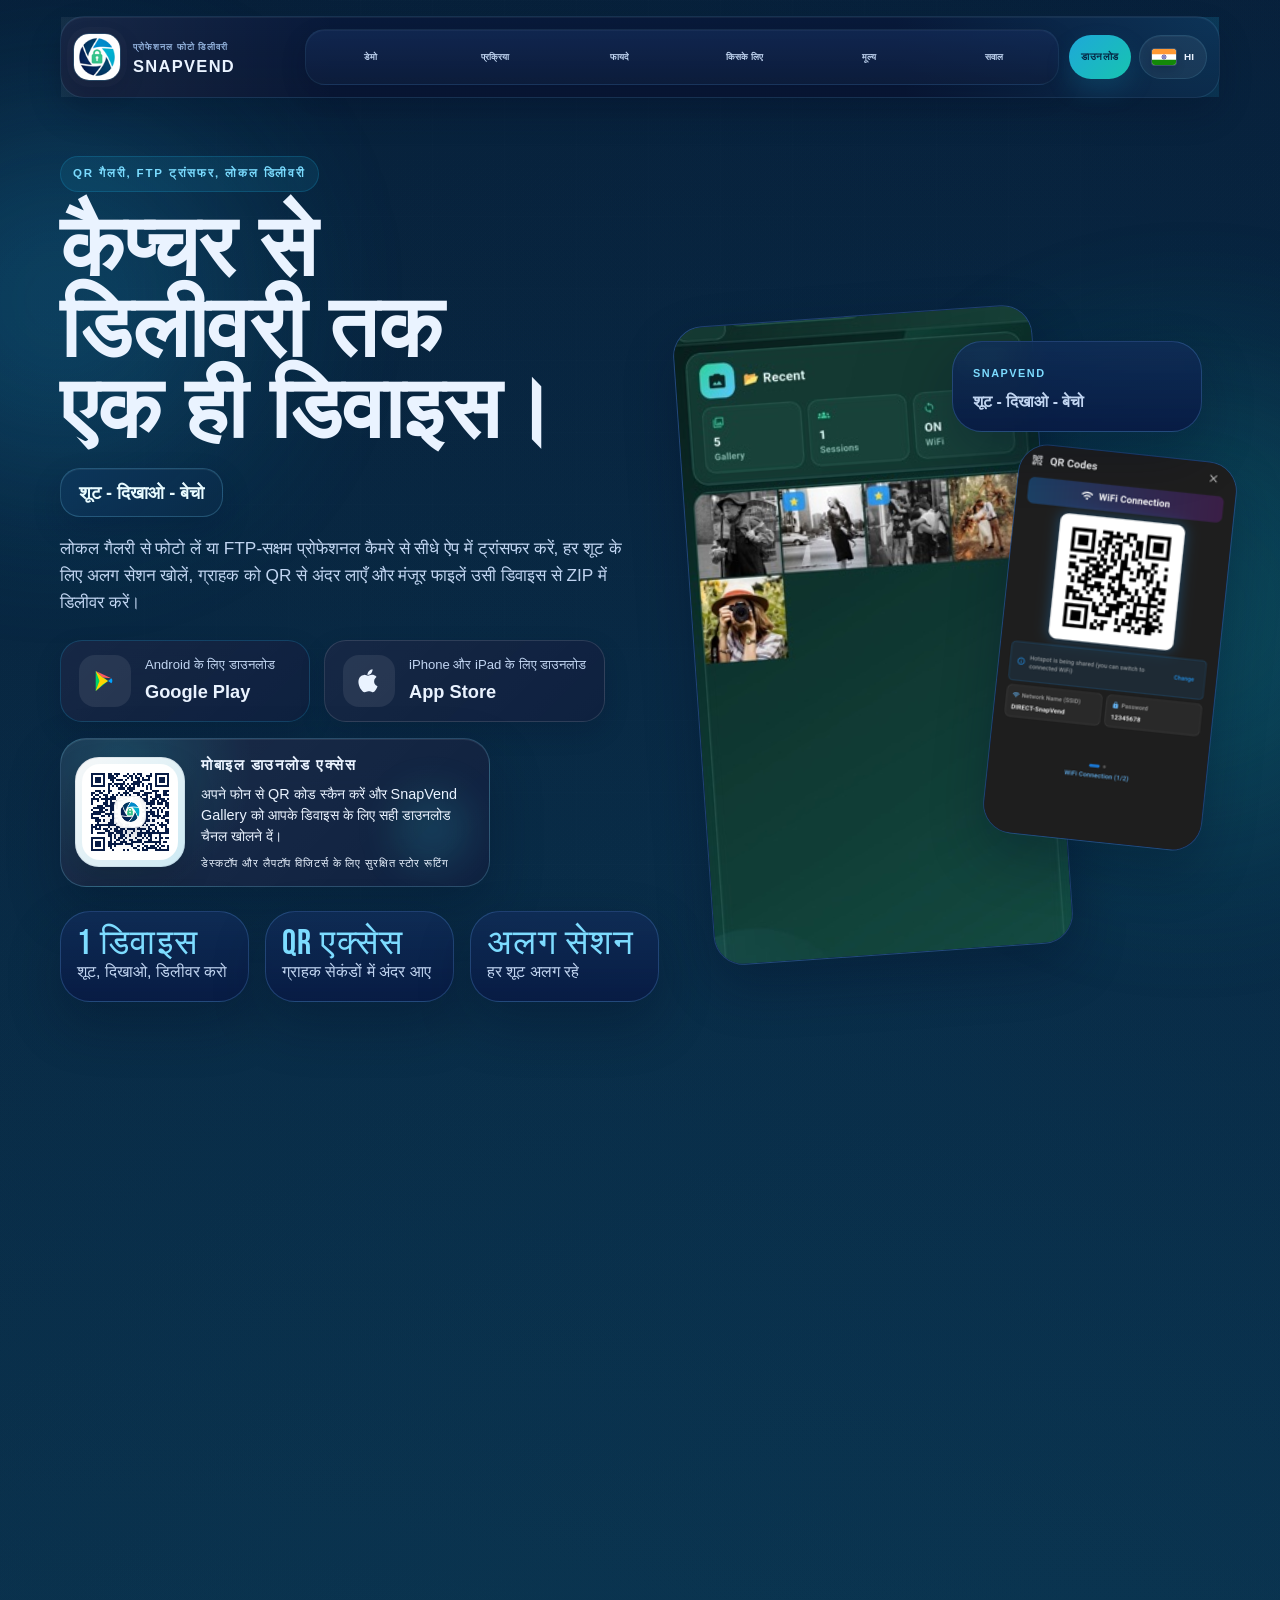
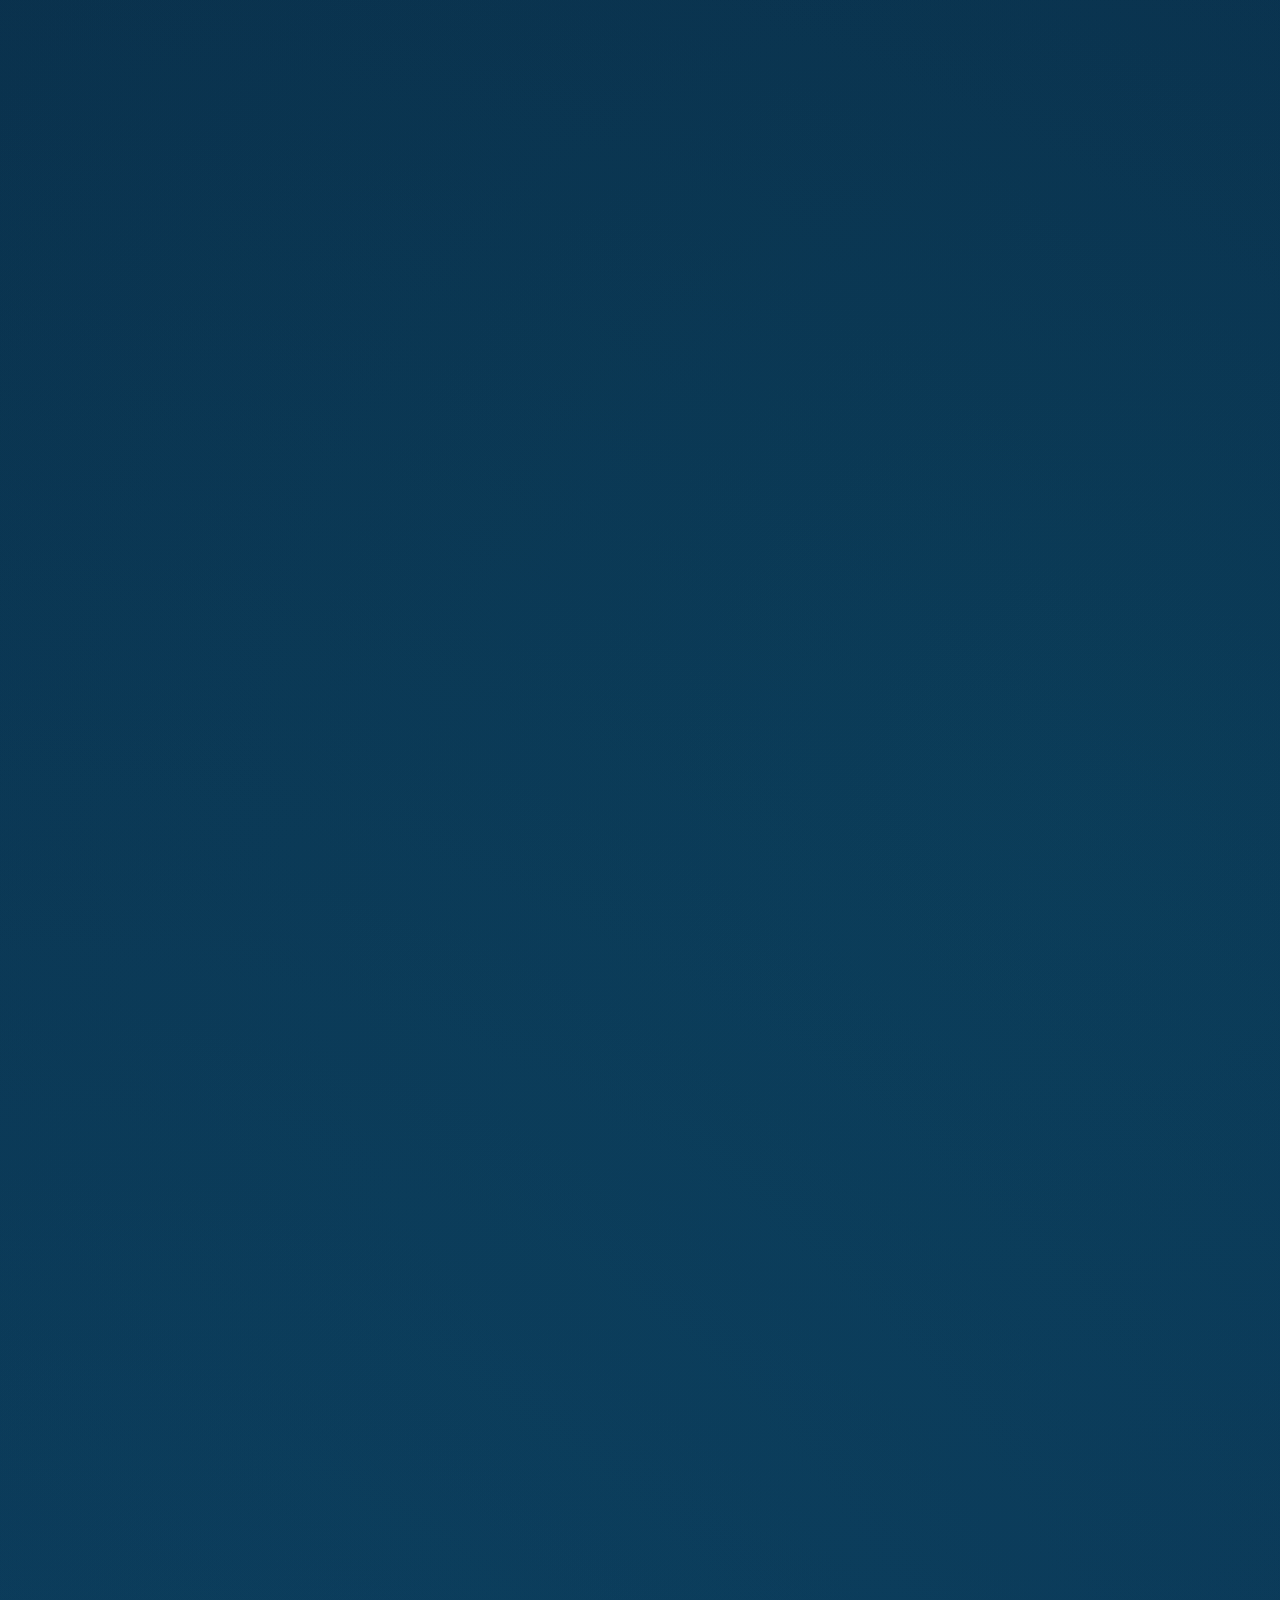
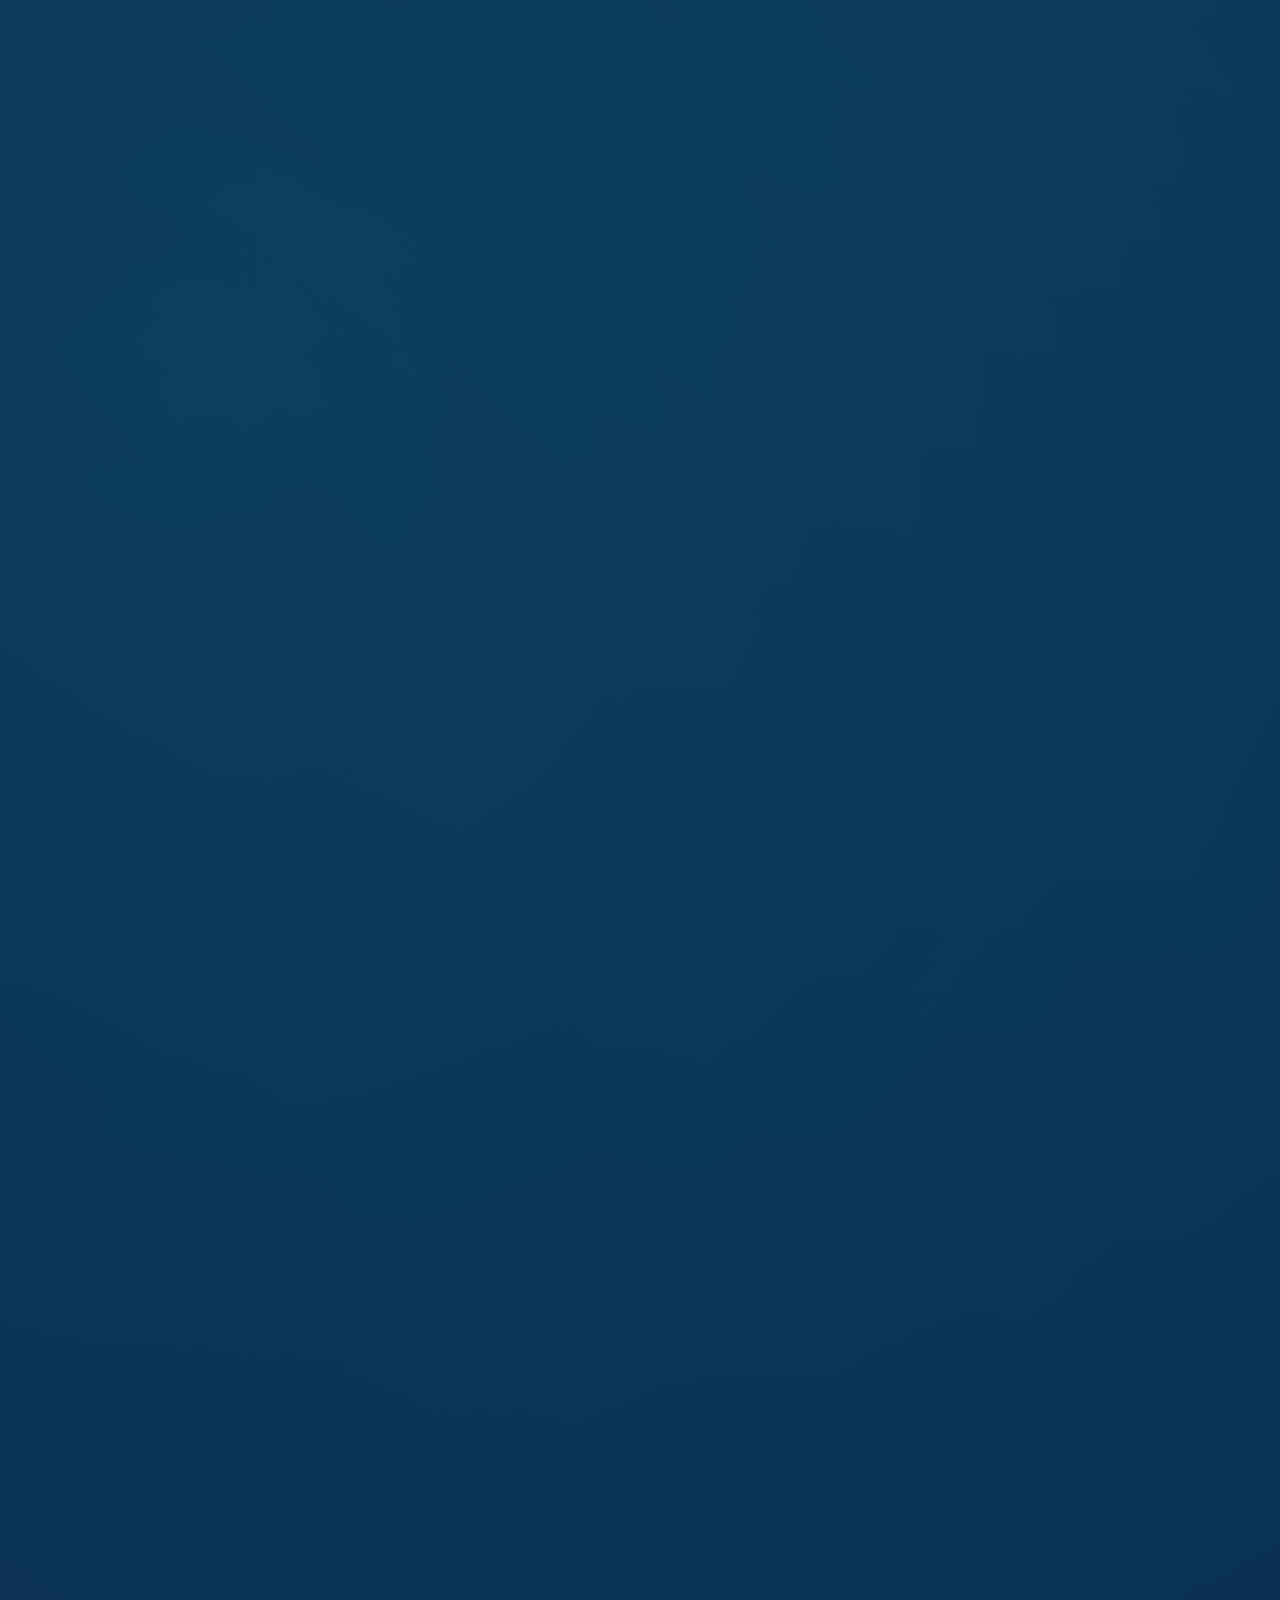
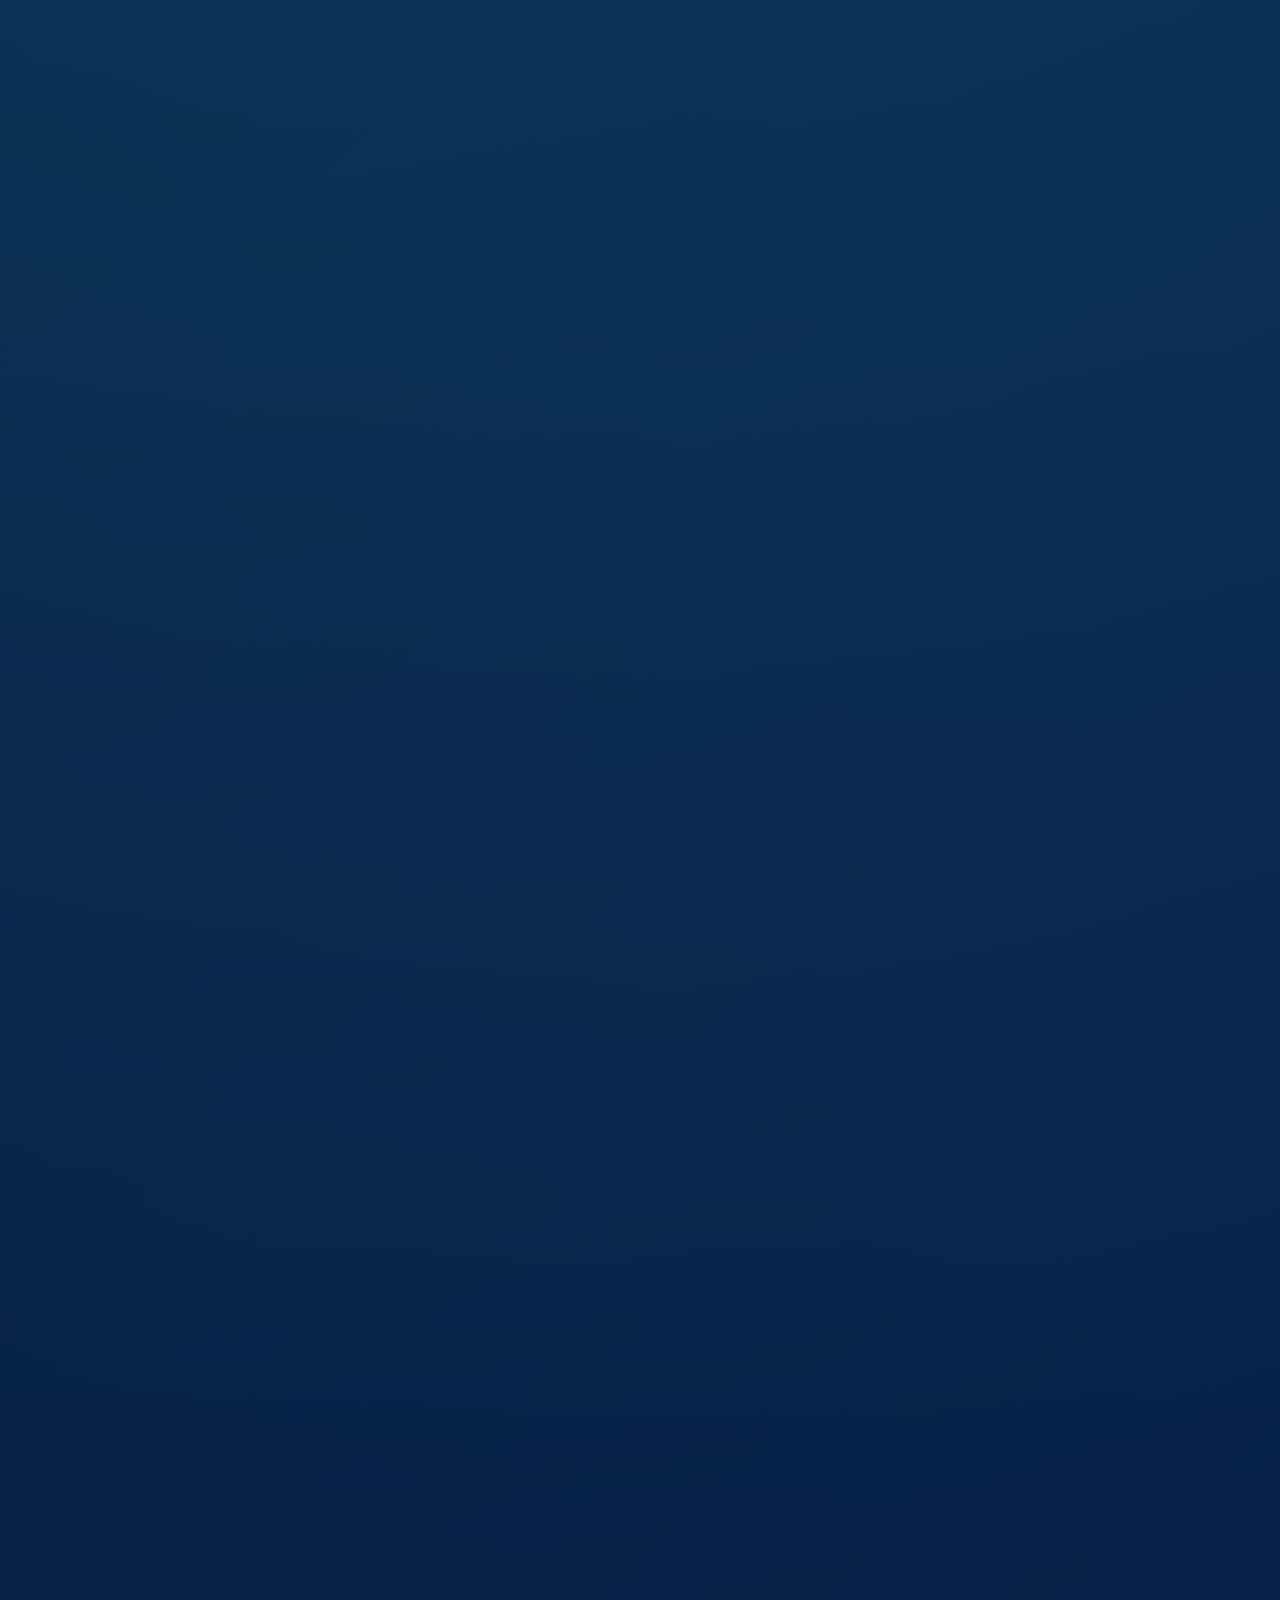
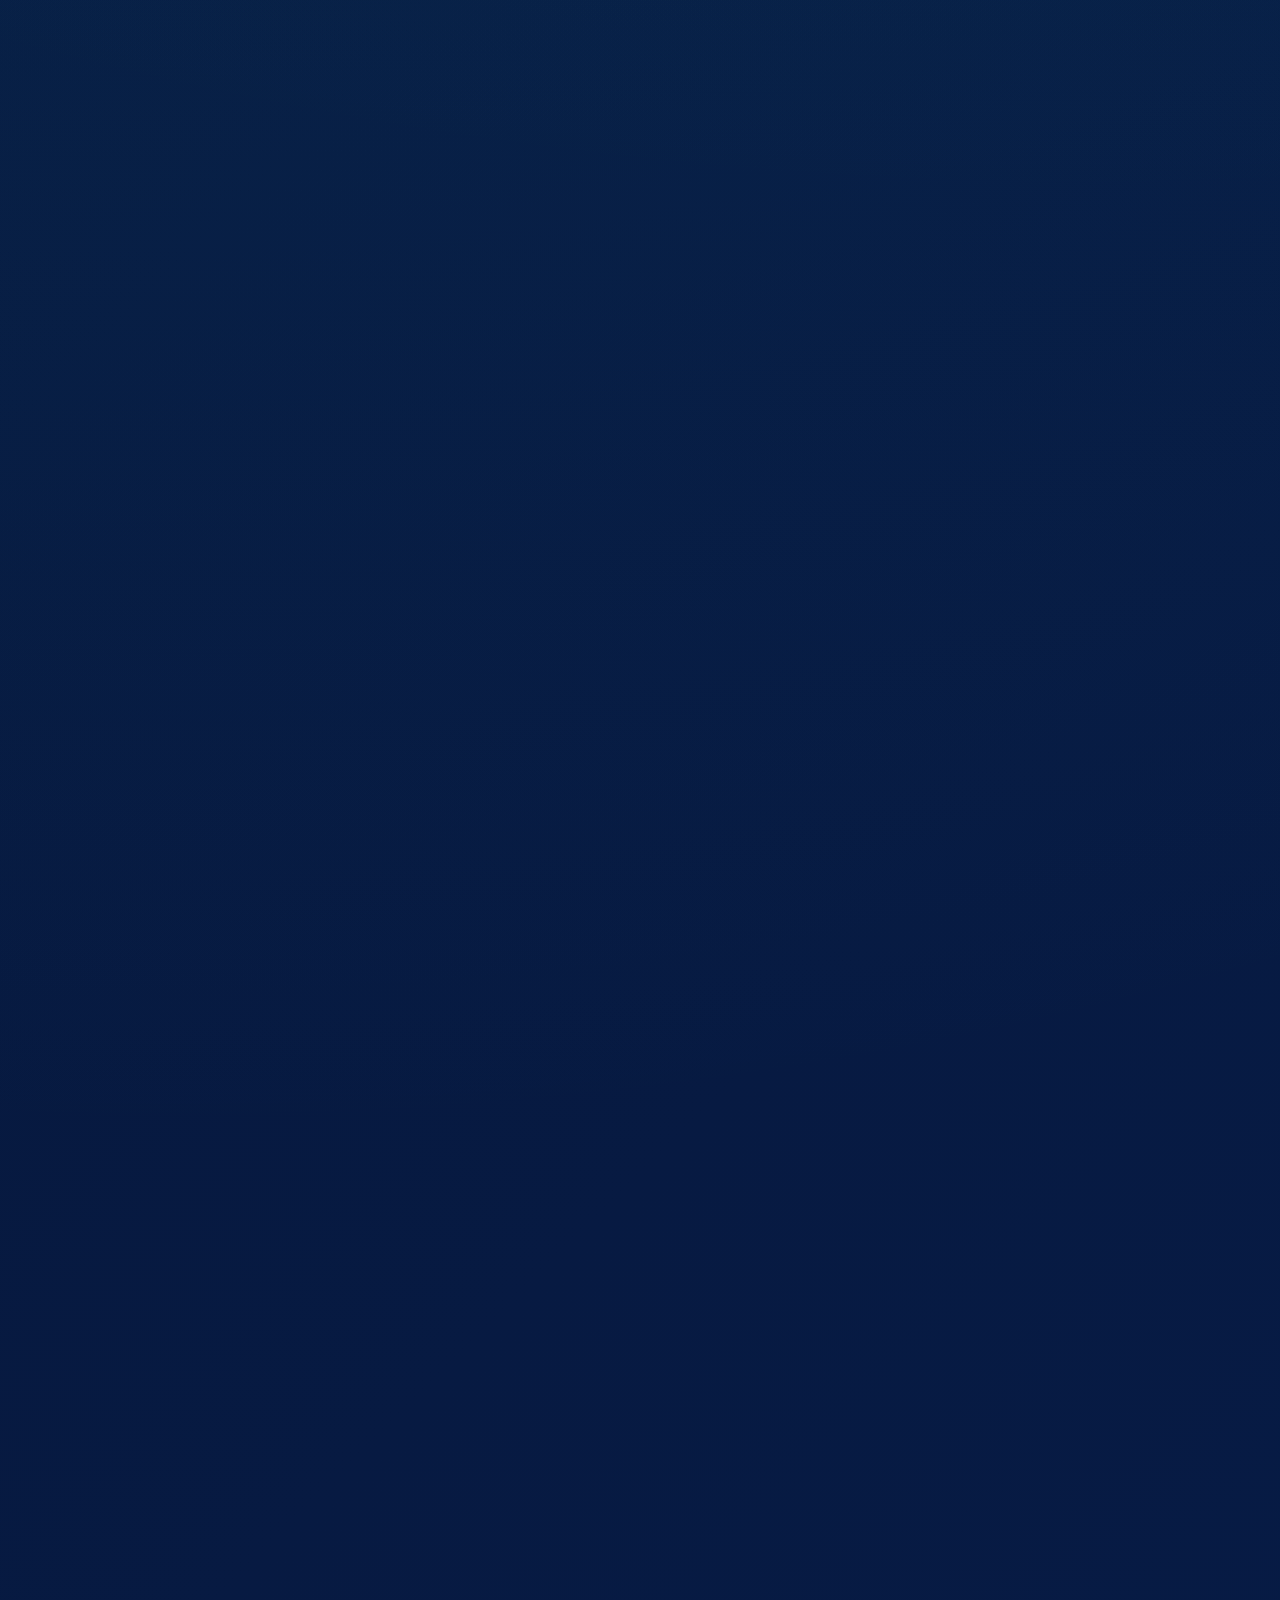
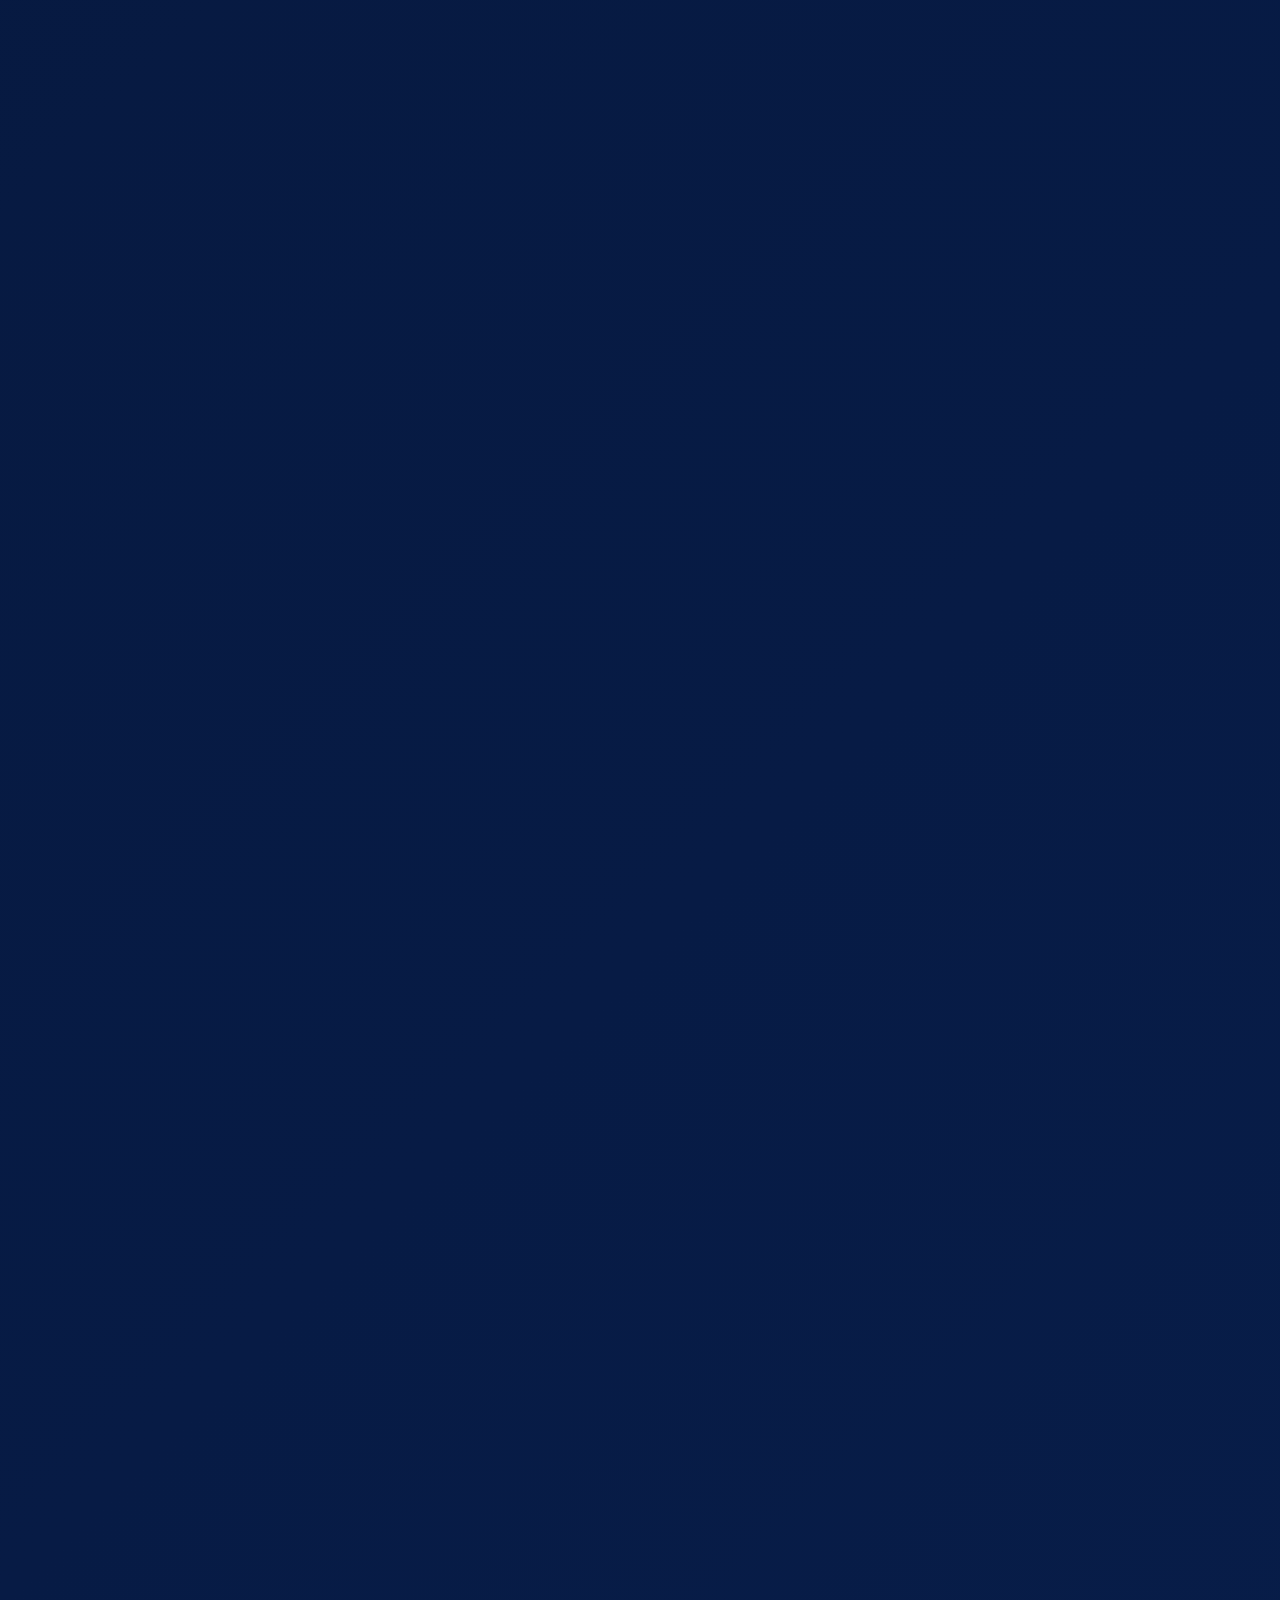
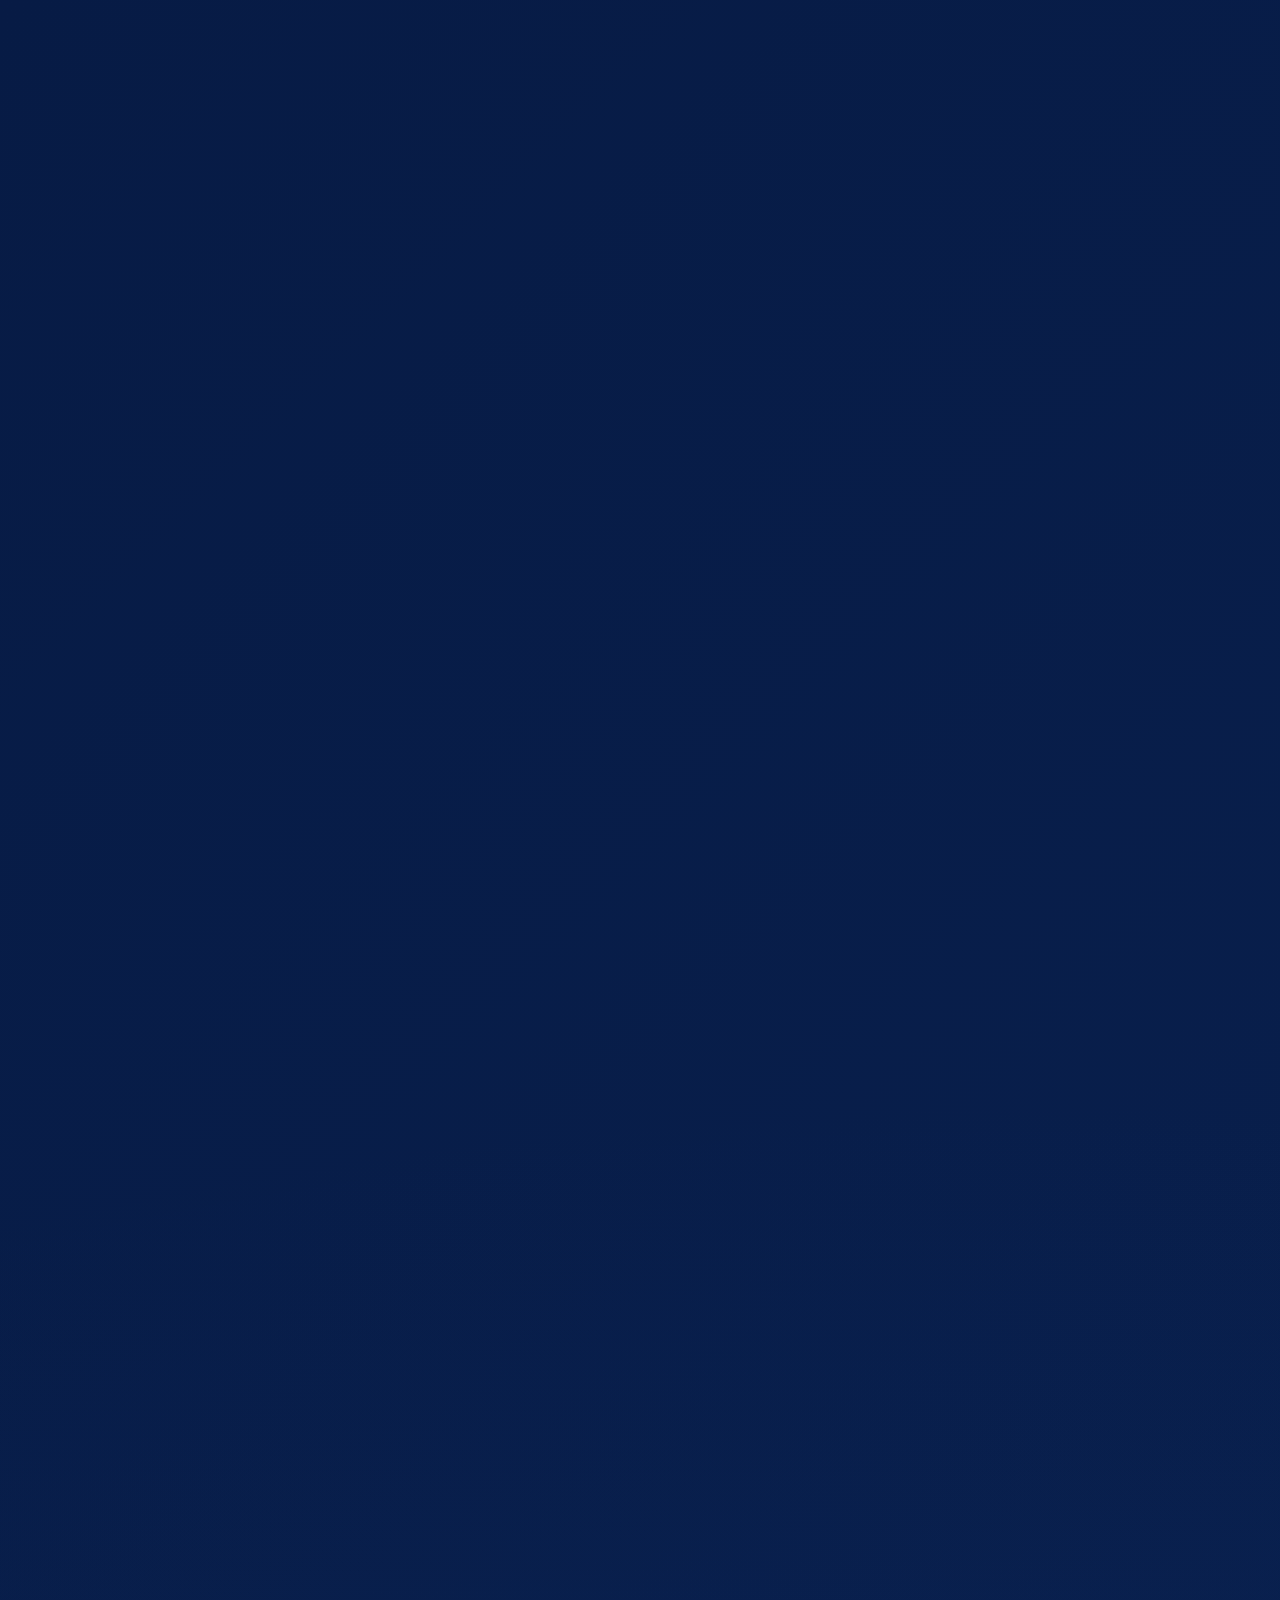
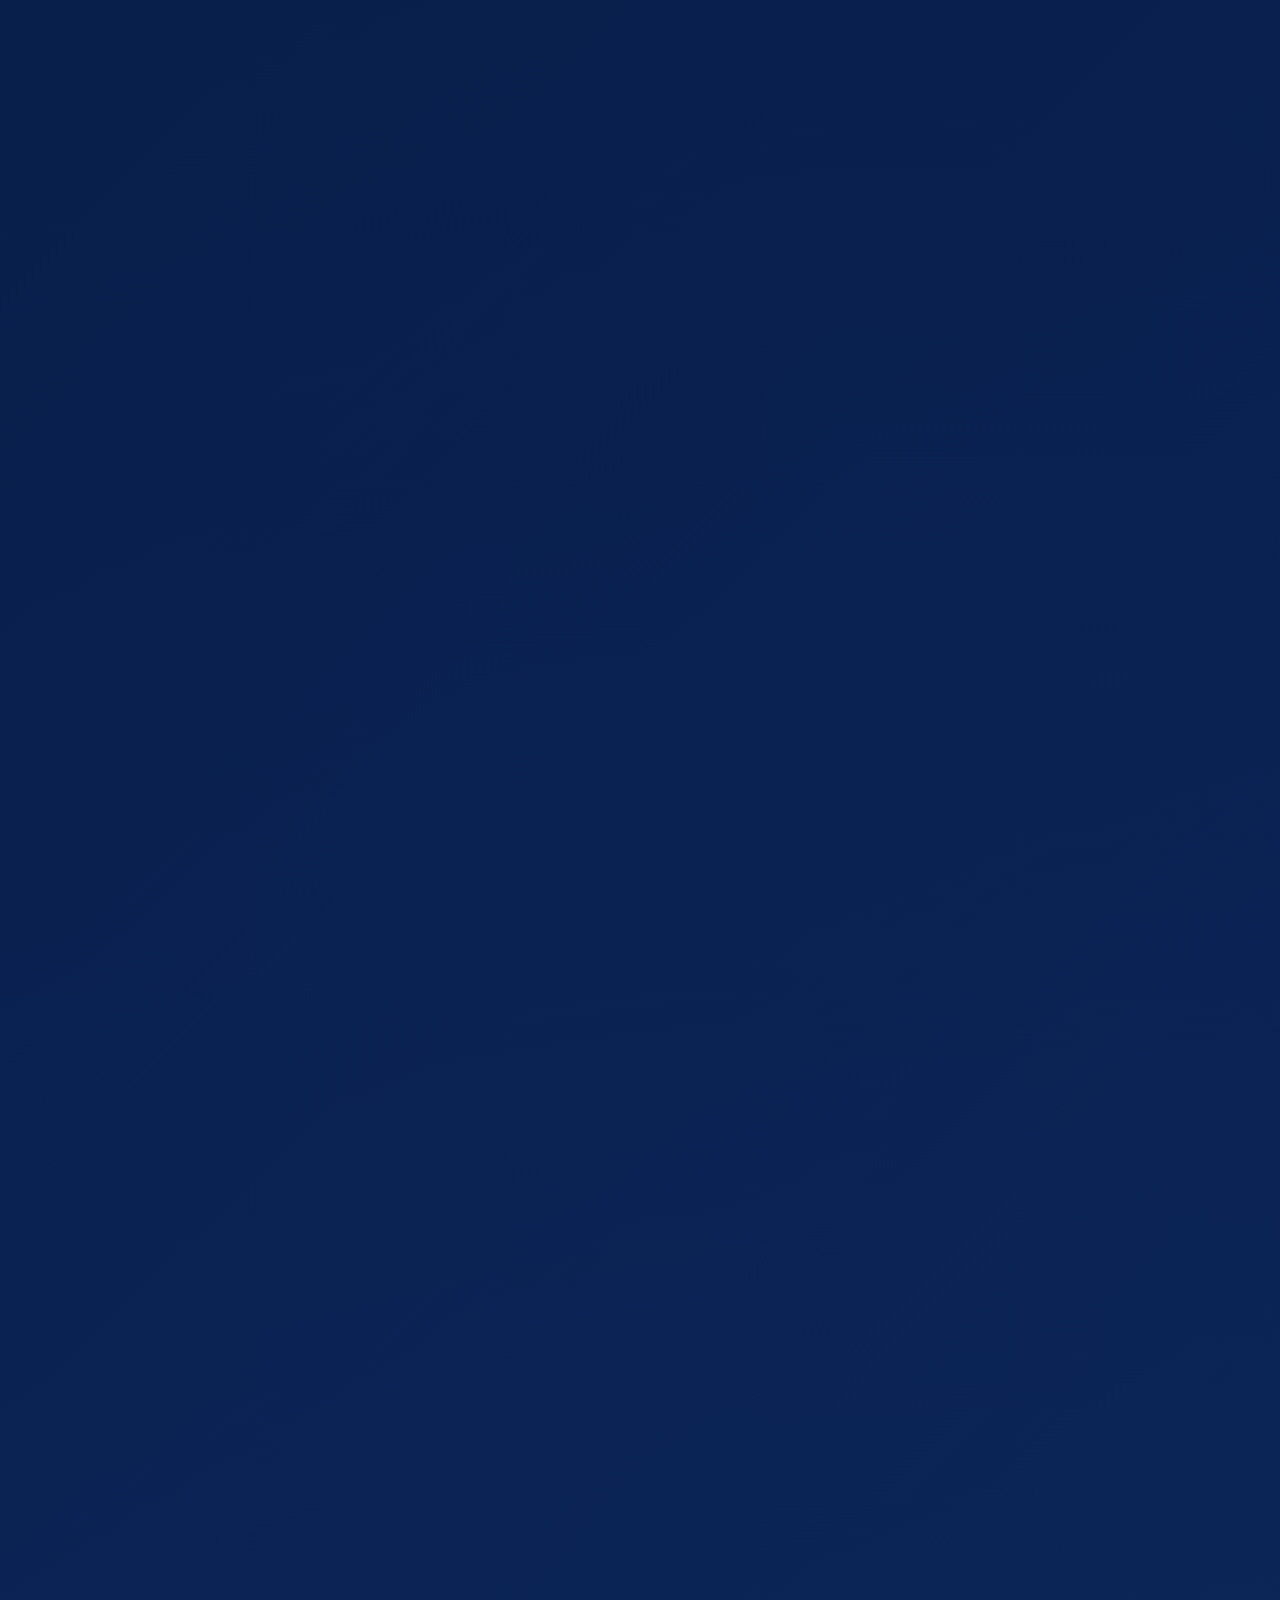
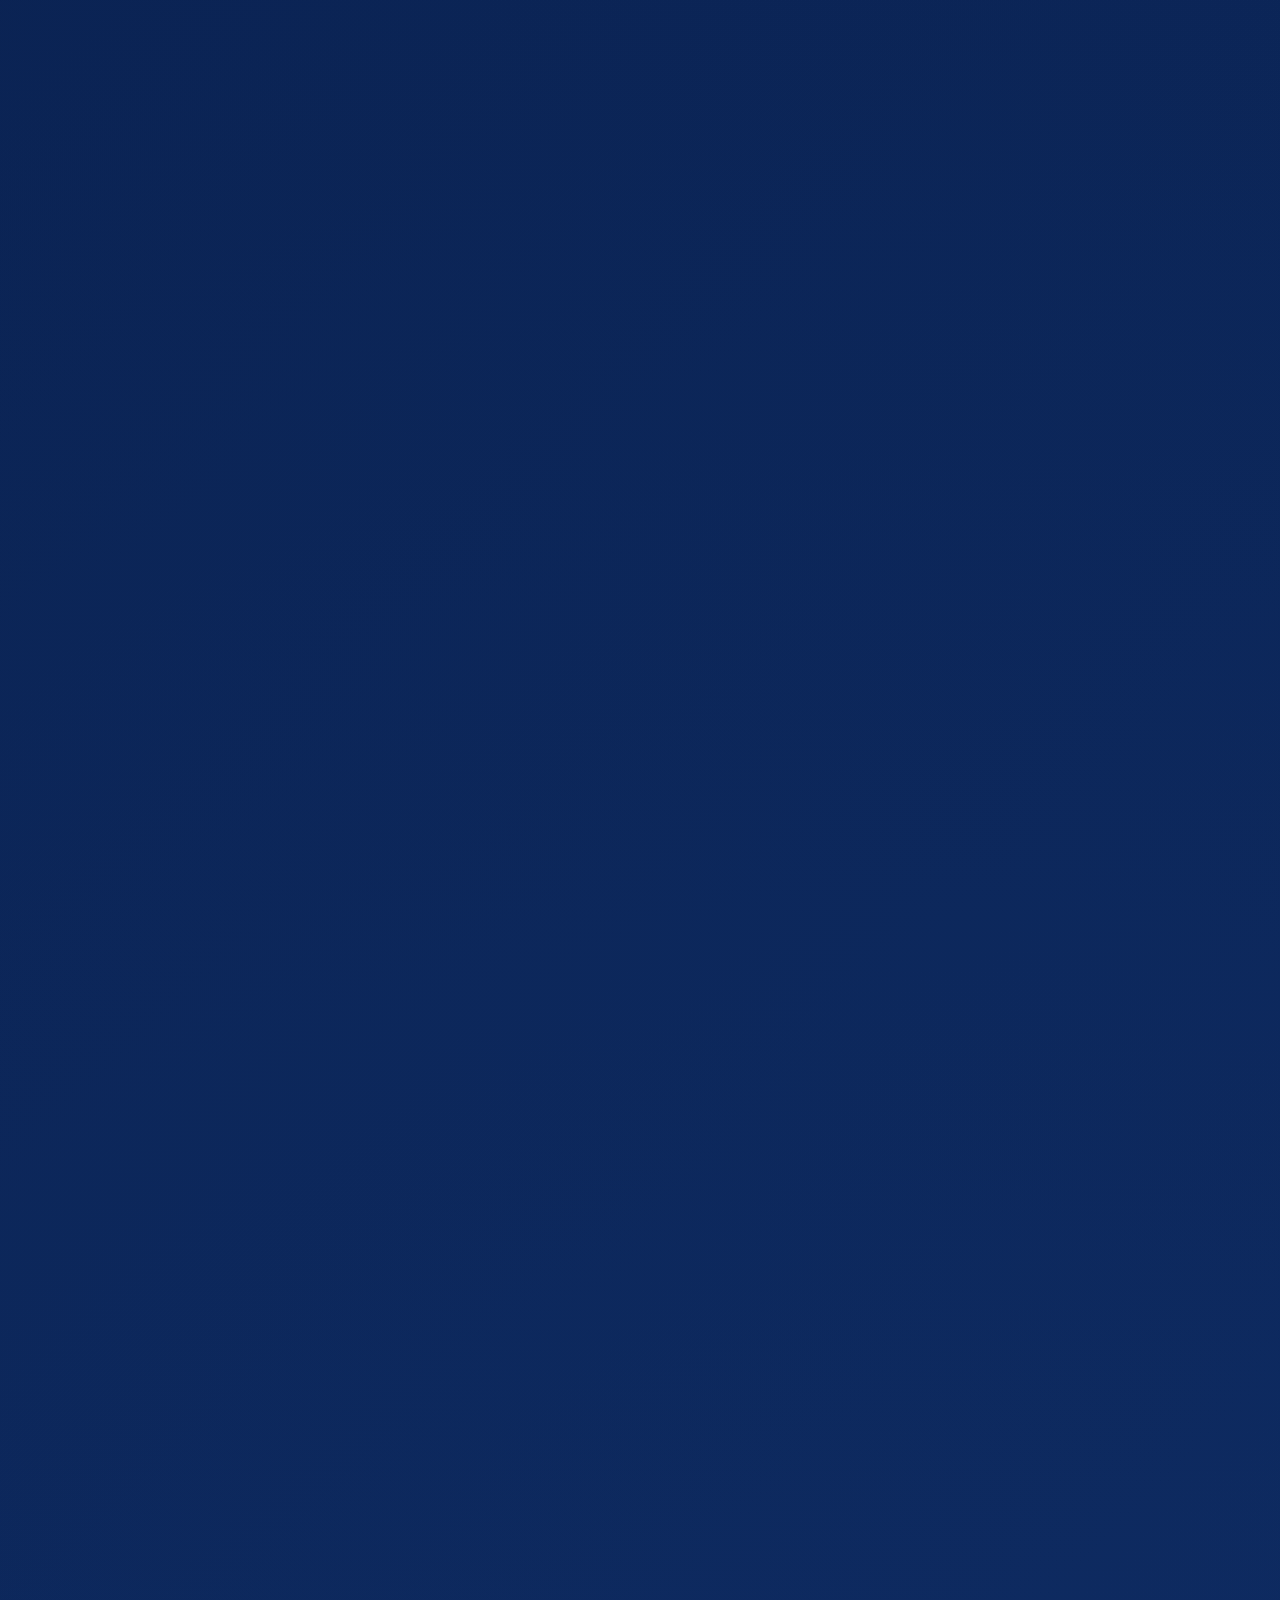
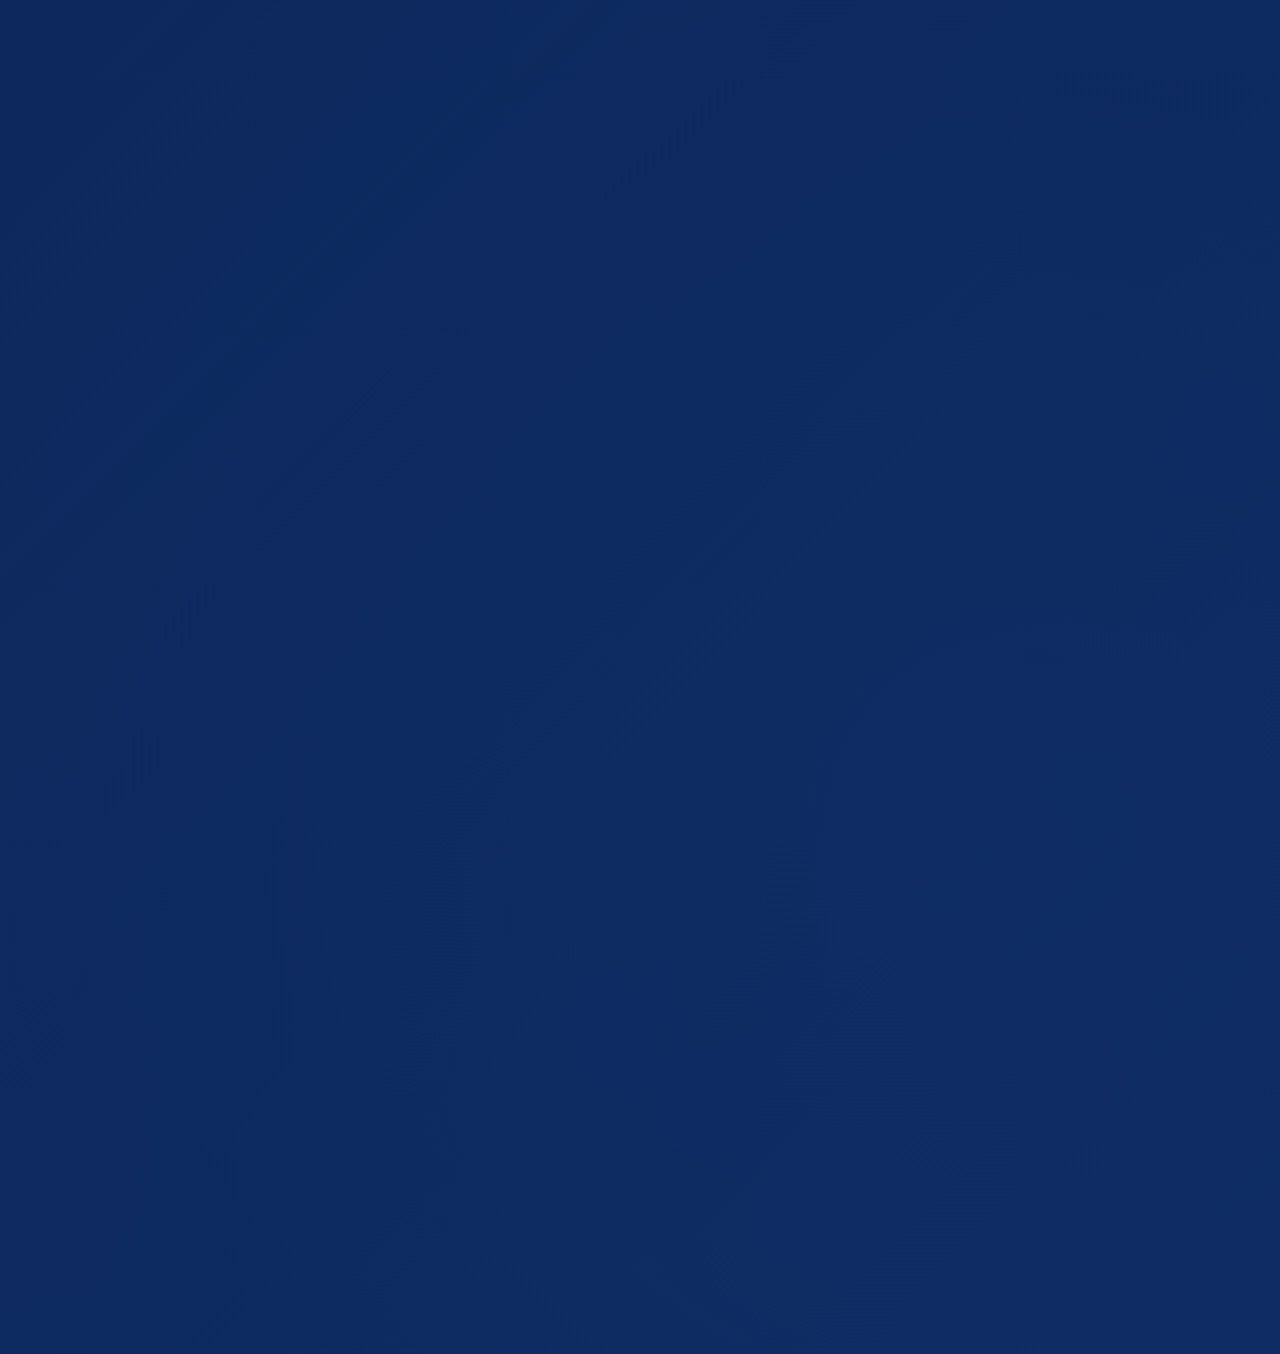
<file: hi/index.html>
<!doctype html>
<html lang="hi" dir="ltr" data-locale="hi">
  <head>
    <meta charset="utf-8">
    <meta name="viewport" content="width=device-width, initial-scale=1">
    <title>SnapVend Gallery | फोटोग्राफरों के लिए QR गैलरी और लोकल डिलीवरी</title>
    <meta name="description" content="SnapVend Gallery फोटोग्राफरों को एक ही फोन या टैबलेट से QR गैलरी, FTP कैमरा ट्रांसफर, ग्राहक चयन और ZIP डिलीवरी प्रबंधित करने में मदद करता है।">
    <meta name="keywords" content="SnapVend Gallery, SnapVend, snapvendgallery.com, SnapVend Gallery ऐप, फोटोग्राफरों के लिए QR गैलरी ऐप, फोटो डिलीवरी ऐप, शूट - दिखाओ - बेचो, QR गैलरी, FTP ट्रांसफर, लोकल डिलीवरी, QR, सेशन और डिलीवरी एक ही फ्लो में, सामान्य गैलरी शेयरिंग से ज्यादा नियंत्रित फील्ड फ्लो, पेशेवर ऑन-साइट टीमों के लिए बनाया गया, वे कार्यप्रवाह देखें जहाँ SnapVend सबसे बेहतर बैठता है, अपनी पूछताछ, अनुरोध या साझेदारी संदेश सीधे हमें भेजें, बहुभाषी समर्थन के साथ ज्यादा स्पष्ट ग्राहक अनुभव, पहला डिलीवरी फ्लो मिनटों में तैयार करें, नई फोटो बड़ी स्क्रीन पर आती है, बिक्री QR से शुरू होती है, लाइव फ्लो कैसे काम करता है, बिक्री, प्रिंट और लाइसेंस एक पेशेवर प्रवाह में, 1 फोन + 1 टैबलेट के साथ नियंत्रित प्रीमियम उपयोग, प्रोफेशनल कैमरे से इम्पोर्ट करें, अलग सेशन शुरू करें, QR से सेशन गैलरी खोलें, लोकल भुगतान दिखाएँ और PAC की पुष्टि करें, ZIP डिलीवर करें और सेशन ट्रैक करें, ग्राहक को अलग ऐप नहीं चाहिए, सेशन आधारित व्यवस्थित ढांचा, बिक्री और डिलीवरी एक ही डिवाइस पर, लाइव शूट के लिए बेहतर संचालन नियंत्रण, लाइसेंस और डिवाइस नियम साफ दिखते हैं, इवेंट और वेन्यू स्क्रीन, शादियों में प्रिंट अनुरोध, TV, टैबलेट और नोटबुक के लिए तैयार, कैमरा फोटो लेता है और FTP से ऐप में भेजता है।, नई तस्वीरें लाइव प्रस्तुति में अपने आप बढ़ती हैं।, ग्राहक QR स्कैन करके अपनी फोटो चुनता है।, खरीदी गई या प्रिंट में भेजी गई फोटो लाइव स्क्रीन से हट जाती है।, लाइव बिक्री प्रस्तुति, टीम अनुमोदन और PAC नियंत्रण, शादी प्रिंट तैयारी, रिपोर्ट और निर्यात, Google Play और App Store सदस्यताओं के लिए तैयार, डिवाइस सक्रियण और डिवाइस बदलने का प्रवाह, कस्टम व्यवसाय नाम, लोगो और ZIP फ़ाइल नाम, शादी और इवेंट फोटोग्राफर, स्टूडियो और पोर्ट्रेट, स्कूल, स्पोर्ट्स और कॉर्पोरेट, सड़क, पर्यटन क्षेत्र और मोबाइल पोर्ट्रेट शूट, मोबाइल डिलीवरी टीमें, वेबसाइट और पहला प्रवेश, गैलरी और ग्राहक चयन, अनुमोदन और डिलीवरी, ऐप इंस्टॉल करें, फोटो अंदर लें, QR से दिखाएँ, स्वीकृत कर डिलीवर करें, शादी और मेहमान चयन, वेडिंग प्रिंट सूची, स्टूडियो समीक्षा डेस्क, स्कूल और स्पोर्ट्स सेशन, सड़क और पर्यटन क्षेत्र पोर्ट्रेट बिक्री, कॉर्पोरेट इवेंट बूथ, वेडिंग प्रिंट और डिलीवरी टीमें, तेज़ डिलीवरी टीमें, ब्रांड-केंद्रित स्टूडियो, लोकल नेटवर्क टीमें, मल्टी-सेशन टीमें, असीमित दैनिक डिलीवरी, असीमित लाइव प्रस्तुति और बड़े स्क्रीन की बिक्री विंडो, असीमित प्रिंट क्यू / प्रिंट ऑर्डर सूची, विस्तृत बिक्री, डाउनलोड और कन्वर्ज़न रिपोर्ट, भुगतान/PAC स्वीकृति और ZIP डिलीवरी फ्लो, 1 फोन + 1 टैबलेट सक्रियण, खरीदारी पुनर्स्थापना और सदस्यता प्रबंधन, मासिक Premium की सभी संचालन सुविधाएं, 12 महीने में बेहतर कुल लागत, सत्यापित लाइसेंस के लिए 14 दिन की ऑफलाइन प्रवेश अवधि, व्यस्त शादी, इवेंट और मैदानी टीमों के लिए टिकाऊ उपयोग, पूरे साल लाइव प्रस्तुति, प्रिंट क्यू और रिपोर्ट असीमित, ब्रांड और डिलीवरी प्रवाह पर पूरा नियंत्रण, QR एक्सेस, सेशन, भुगतान और डिलीवरी एक जुड़े हुए फ्लो में चलते हैं।, यह शादी, इवेंट, स्टूडियो और मोबाइल पोर्ट्रेट बिक्री के लिए अच्छी तरह काम करता है।, लोकल नेटवर्क मॉडल तेज, नियंत्रित और इंटरनेट पर कम निर्भर रहता है।, सामान्य पूछताछ, डेमो अनुरोध, मूल्य जानकारी, साझेदारी, कस्टम अनुरोध">
    <meta name="robots" content="index,follow,max-image-preview:large,max-snippet:-1,max-video-preview:-1">
    <meta name="theme-color" content="#071b45">
    <meta http-equiv="content-language" content="hi">
    <meta name="application-name" content="SnapVend Gallery">
    <meta property="og:site_name" content="SnapVend Gallery">
    <meta property="og:type" content="website">
    <meta property="og:title" content="SnapVend Gallery | फोटोग्राफरों के लिए QR गैलरी और लोकल डिलीवरी">
    <meta property="og:description" content="SnapVend Gallery फोटोग्राफरों को एक ही फोन या टैबलेट से QR गैलरी, FTP कैमरा ट्रांसफर, ग्राहक चयन और ZIP डिलीवरी प्रबंधित करने में मदद करता है।">
    <meta property="og:url" content="https://snapvendgallery.com/hi/">
    <meta property="og:image" content="https://snapvendgallery.com/assets/branding/app_icon_store_512.png">
    <meta property="og:image:alt" content="SnapVend Gallery | फोटोग्राफरों के लिए QR गैलरी और लोकल डिलीवरी">
    <meta property="og:locale" content="hi_IN">
    <meta name="twitter:card" content="summary_large_image">
    <meta name="twitter:title" content="SnapVend Gallery | फोटोग्राफरों के लिए QR गैलरी और लोकल डिलीवरी">
    <meta name="twitter:description" content="SnapVend Gallery फोटोग्राफरों को एक ही फोन या टैबलेट से QR गैलरी, FTP कैमरा ट्रांसफर, ग्राहक चयन और ZIP डिलीवरी प्रबंधित करने में मदद करता है।">
    <meta name="twitter:image" content="https://snapvendgallery.com/assets/branding/app_icon_store_512.png">
    <meta name="twitter:image:alt" content="SnapVend Gallery | फोटोग्राफरों के लिए QR गैलरी और लोकल डिलीवरी">
    <link rel="canonical" href="https://snapvendgallery.com/hi/">
    <link rel="alternate" hreflang="x-default" href="https://snapvendgallery.com/">
    <link rel="alternate" hreflang="tr" href="https://snapvendgallery.com/">
    <link rel="alternate" hreflang="tr-TR" href="https://snapvendgallery.com/">
    <link rel="alternate" hreflang="en" href="https://snapvendgallery.com/en/">
    <link rel="alternate" hreflang="en-US" href="https://snapvendgallery.com/en/">
    <link rel="alternate" hreflang="en-GB" href="https://snapvendgallery.com/en/">
    <link rel="alternate" hreflang="en-CA" href="https://snapvendgallery.com/en/">
    <link rel="alternate" hreflang="en-AU" href="https://snapvendgallery.com/en/">
    <link rel="alternate" hreflang="es" href="https://snapvendgallery.com/es/">
    <link rel="alternate" hreflang="es-ES" href="https://snapvendgallery.com/es/">
    <link rel="alternate" hreflang="es-MX" href="https://snapvendgallery.com/es/">
    <link rel="alternate" hreflang="es-AR" href="https://snapvendgallery.com/es/">
    <link rel="alternate" hreflang="es-CO" href="https://snapvendgallery.com/es/">
    <link rel="alternate" hreflang="fr" href="https://snapvendgallery.com/fr/">
    <link rel="alternate" hreflang="fr-FR" href="https://snapvendgallery.com/fr/">
    <link rel="alternate" hreflang="fr-CA" href="https://snapvendgallery.com/fr/">
    <link rel="alternate" hreflang="fr-BE" href="https://snapvendgallery.com/fr/">
    <link rel="alternate" hreflang="fr-CH" href="https://snapvendgallery.com/fr/">
    <link rel="alternate" hreflang="de" href="https://snapvendgallery.com/de/">
    <link rel="alternate" hreflang="de-DE" href="https://snapvendgallery.com/de/">
    <link rel="alternate" hreflang="de-AT" href="https://snapvendgallery.com/de/">
    <link rel="alternate" hreflang="de-CH" href="https://snapvendgallery.com/de/">
    <link rel="alternate" hreflang="it" href="https://snapvendgallery.com/it/">
    <link rel="alternate" hreflang="it-IT" href="https://snapvendgallery.com/it/">
    <link rel="alternate" hreflang="it-CH" href="https://snapvendgallery.com/it/">
    <link rel="alternate" hreflang="pt" href="https://snapvendgallery.com/pt/">
    <link rel="alternate" hreflang="pt-BR" href="https://snapvendgallery.com/pt/">
    <link rel="alternate" hreflang="pt-PT" href="https://snapvendgallery.com/pt/">
    <link rel="alternate" hreflang="ru" href="https://snapvendgallery.com/ru/">
    <link rel="alternate" hreflang="ru-RU" href="https://snapvendgallery.com/ru/">
    <link rel="alternate" hreflang="ru-KZ" href="https://snapvendgallery.com/ru/">
    <link rel="alternate" hreflang="ar" href="https://snapvendgallery.com/ar/">
    <link rel="alternate" hreflang="ar-SA" href="https://snapvendgallery.com/ar/">
    <link rel="alternate" hreflang="ar-AE" href="https://snapvendgallery.com/ar/">
    <link rel="alternate" hreflang="ar-EG" href="https://snapvendgallery.com/ar/">
    <link rel="alternate" hreflang="hi" href="https://snapvendgallery.com/hi/">
    <link rel="alternate" hreflang="hi-IN" href="https://snapvendgallery.com/hi/">
    <link rel="alternate" hreflang="ja" href="https://snapvendgallery.com/ja/">
    <link rel="alternate" hreflang="ja-JP" href="https://snapvendgallery.com/ja/">
    <link rel="alternate" hreflang="zh" href="https://snapvendgallery.com/zh/">
    <link rel="alternate" hreflang="zh-CN" href="https://snapvendgallery.com/zh/">
    <link rel="alternate" hreflang="zh-SG" href="https://snapvendgallery.com/zh/">
    <link rel="icon" type="image/png" href="../assets/branding/snapvend_logo_square.png">
    <link rel="shortcut icon" href="../assets/branding/snapvend_logo_square.png">
    <link rel="apple-touch-icon" href="../assets/branding/snapvend_logo_square.png">
    <link rel="manifest" href="../manifest.webmanifest">
    <link rel="preload" href="../assets/fonts/BebasNeue-Regular.ttf" as="font" type="font/ttf" crossorigin>
    <link rel="preload" href="../assets/fonts/JosefinSans-Bold.ttf" as="font" type="font/ttf" crossorigin>
    <link rel="stylesheet" href="../styles.css?v=20260724084150">
    <script type="application/ld+json">{"@context":"https://schema.org","@graph":[{"@type":"Organization","@id":"https://snapvendgallery.com/#organization","name":"SnapVend Gallery","alternateName":["SnapVend","SnapVend QR Gallery","SnapVend Photo Delivery"],"description":"SnapVend Gallery फोटोग्राफरों को एक ही फोन या टैबलेट से QR गैलरी, FTP कैमरा ट्रांसफर, ग्राहक चयन और ZIP डिलीवरी प्रबंधित करने में मदद करता है।","disambiguatingDescription":"SnapVend Gallery, snapvendgallery.com पर प्रकाशित फोटोग्राफरों के लिए QR गैलरी और स्थानीय फोटो डिलीवरी ऐप है।","slogan":"शूट - दिखाओ - बेचो","url":"https://snapvendgallery.com/","logo":{"@type":"ImageObject","url":"https://snapvendgallery.com/assets/branding/snapvend_logo_square.png"},"image":"https://snapvendgallery.com/assets/branding/snapvend_logo_square.png","sameAs":["https://snapvendgallery.com/","https://play.google.com/store/apps/details?id=com.snapvend.gallery","https://apps.apple.com/us/app/snapvend-gallery/id6764613281"],"contactPoint":[{"@id":"https://snapvendgallery.com/#sales-contact"}]},{"@type":"ContactPoint","@id":"https://snapvendgallery.com/#sales-contact","contactType":"sales","email":"snapvendinfo@gmail.com","url":"mailto:snapvendinfo@gmail.com","availableLanguage":["तुर्की","अंग्रेज़ी","स्पैनिश","फ़्रेंच","जर्मन","इतालवी","पुर्तगाली","रूसी","अरबी","हिन्दी","जापानी","चीनी"]},{"@type":"WebSite","@id":"https://snapvendgallery.com/#website","url":"https://snapvendgallery.com/","name":"SnapVend Gallery","alternateName":"SnapVend","inLanguage":"hi","publisher":{"@id":"https://snapvendgallery.com/#organization"}},{"@type":"WebPage","@id":"https://snapvendgallery.com/hi/#webpage","url":"https://snapvendgallery.com/hi/","name":"SnapVend Gallery | फोटोग्राफरों के लिए QR गैलरी और लोकल डिलीवरी","description":"SnapVend Gallery फोटोग्राफरों को एक ही फोन या टैबलेट से QR गैलरी, FTP कैमरा ट्रांसफर, ग्राहक चयन और ZIP डिलीवरी प्रबंधित करने में मदद करता है।","inLanguage":"hi","isPartOf":{"@id":"https://snapvendgallery.com/#website"},"about":{"@id":"https://snapvendgallery.com/hi/#app"},"mainEntity":{"@id":"https://snapvendgallery.com/hi/#app"},"primaryImageOfPage":{"@type":"ImageObject","url":"https://snapvendgallery.com/assets/branding/snapvend_logo_square.png"},"keywords":"SnapVend Gallery, SnapVend, snapvendgallery.com, SnapVend Gallery ऐप, फोटोग्राफरों के लिए QR गैलरी ऐप, फोटो डिलीवरी ऐप, शूट - दिखाओ - बेचो, QR गैलरी, FTP ट्रांसफर, लोकल डिलीवरी, QR, सेशन और डिलीवरी एक ही फ्लो में, सामान्य गैलरी शेयरिंग से ज्यादा नियंत्रित फील्ड फ्लो, पेशेवर ऑन-साइट टीमों के लिए बनाया गया, वे कार्यप्रवाह देखें जहाँ SnapVend सबसे बेहतर बैठता है, अपनी पूछताछ, अनुरोध या साझेदारी संदेश सीधे हमें भेजें, बहुभाषी समर्थन के साथ ज्यादा स्पष्ट ग्राहक अनुभव, पहला डिलीवरी फ्लो मिनटों में तैयार करें, नई फोटो बड़ी स्क्रीन पर आती है, बिक्री QR से शुरू होती है, लाइव फ्लो कैसे काम करता है, बिक्री, प्रिंट और लाइसेंस एक पेशेवर प्रवाह में, 1 फोन + 1 टैबलेट के साथ नियंत्रित प्रीमियम उपयोग, प्रोफेशनल कैमरे से इम्पोर्ट करें, अलग सेशन शुरू करें, QR से सेशन गैलरी खोलें, लोकल भुगतान दिखाएँ और PAC की पुष्टि करें, ZIP डिलीवर करें और सेशन ट्रैक करें, ग्राहक को अलग ऐप नहीं चाहिए, सेशन आधारित व्यवस्थित ढांचा, बिक्री और डिलीवरी एक ही डिवाइस पर, लाइव शूट के लिए बेहतर संचालन नियंत्रण, लाइसेंस और डिवाइस नियम साफ दिखते हैं, इवेंट और वेन्यू स्क्रीन, शादियों में प्रिंट अनुरोध, TV, टैबलेट और नोटबुक के लिए तैयार, कैमरा फोटो लेता है और FTP से ऐप में भेजता है।, नई तस्वीरें लाइव प्रस्तुति में अपने आप बढ़ती हैं।, ग्राहक QR स्कैन करके अपनी फोटो चुनता है।, खरीदी गई या प्रिंट में भेजी गई फोटो लाइव स्क्रीन से हट जाती है।, लाइव बिक्री प्रस्तुति, टीम अनुमोदन और PAC नियंत्रण, शादी प्रिंट तैयारी, रिपोर्ट और निर्यात, Google Play और App Store सदस्यताओं के लिए तैयार, डिवाइस सक्रियण और डिवाइस बदलने का प्रवाह, कस्टम व्यवसाय नाम, लोगो और ZIP फ़ाइल नाम, शादी और इवेंट फोटोग्राफर, स्टूडियो और पोर्ट्रेट, स्कूल, स्पोर्ट्स और कॉर्पोरेट, सड़क, पर्यटन क्षेत्र और मोबाइल पोर्ट्रेट शूट, मोबाइल डिलीवरी टीमें, वेबसाइट और पहला प्रवेश, गैलरी और ग्राहक चयन, अनुमोदन और डिलीवरी, ऐप इंस्टॉल करें, फोटो अंदर लें, QR से दिखाएँ, स्वीकृत कर डिलीवर करें, शादी और मेहमान चयन, वेडिंग प्रिंट सूची, स्टूडियो समीक्षा डेस्क, स्कूल और स्पोर्ट्स सेशन, सड़क और पर्यटन क्षेत्र पोर्ट्रेट बिक्री, कॉर्पोरेट इवेंट बूथ, वेडिंग प्रिंट और डिलीवरी टीमें, तेज़ डिलीवरी टीमें, ब्रांड-केंद्रित स्टूडियो, लोकल नेटवर्क टीमें, मल्टी-सेशन टीमें, असीमित दैनिक डिलीवरी, असीमित लाइव प्रस्तुति और बड़े स्क्रीन की बिक्री विंडो, असीमित प्रिंट क्यू / प्रिंट ऑर्डर सूची, विस्तृत बिक्री, डाउनलोड और कन्वर्ज़न रिपोर्ट, भुगतान/PAC स्वीकृति और ZIP डिलीवरी फ्लो, 1 फोन + 1 टैबलेट सक्रियण, खरीदारी पुनर्स्थापना और सदस्यता प्रबंधन, मासिक Premium की सभी संचालन सुविधाएं, 12 महीने में बेहतर कुल लागत, सत्यापित लाइसेंस के लिए 14 दिन की ऑफलाइन प्रवेश अवधि, व्यस्त शादी, इवेंट और मैदानी टीमों के लिए टिकाऊ उपयोग, पूरे साल लाइव प्रस्तुति, प्रिंट क्यू और रिपोर्ट असीमित, ब्रांड और डिलीवरी प्रवाह पर पूरा नियंत्रण, QR एक्सेस, सेशन, भुगतान और डिलीवरी एक जुड़े हुए फ्लो में चलते हैं।, यह शादी, इवेंट, स्टूडियो और मोबाइल पोर्ट्रेट बिक्री के लिए अच्छी तरह काम करता है।, लोकल नेटवर्क मॉडल तेज, नियंत्रित और इंटरनेट पर कम निर्भर रहता है।, सामान्य पूछताछ, डेमो अनुरोध, मूल्य जानकारी, साझेदारी, कस्टम अनुरोध","hasPart":[{"@id":"https://snapvendgallery.com/hi/#audience"},{"@id":"https://snapvendgallery.com/hi/#language-support-benefits"},{"@id":"https://snapvendgallery.com/hi/#why-snapvend"},{"@id":"https://snapvendgallery.com/hi/#live-presentation"},{"@id":"https://snapvendgallery.com/hi/#field-operations"},{"@id":"https://snapvendgallery.com/hi/#quick-start"},{"@id":"https://snapvendgallery.com/hi/#use-cases"},{"@id":"https://snapvendgallery.com/hi/#reference-profiles"},{"@id":"https://snapvendgallery.com/hi/#faq"},{"@id":"https://snapvendgallery.com/hi/#contact-page"},{"@id":"https://snapvendgallery.com/hi/#contact-topics"},{"@id":"https://snapvendgallery.com/hi/#why-snapvend-points"},{"@id":"https://snapvendgallery.com/hi/#supported-languages"}]},{"@type":"SoftwareApplication","@id":"https://snapvendgallery.com/hi/#app","name":"SnapVend Gallery","alternateName":["SnapVend","SnapVend QR Gallery","SnapVend Photographer Gallery"],"description":"SnapVend Gallery फोटोग्राफरों को एक ही फोन या टैबलेट से QR गैलरी, FTP कैमरा ट्रांसफर, ग्राहक चयन और ZIP डिलीवरी प्रबंधित करने में मदद करता है।","disambiguatingDescription":"SnapVend Gallery फोटोग्राफरों के लिए मोबाइल QR गैलरी, FTP कैमरा ट्रांसफर और स्थानीय ZIP डिलीवरी ऐप है।","applicationCategory":"BusinessApplication","applicationSubCategory":"फोटो वर्कफ़्लो, प्रिंट प्रबंधन और डिलीवरी","applicationSuite":"SnapVend Gallery","identifier":"com.snapvend.gallery","operatingSystem":"ANDROID, IOS","inLanguage":"hi","availableLanguage":["तुर्की","अंग्रेज़ी","स्पैनिश","फ़्रेंच","जर्मन","इतालवी","पुर्तगाली","रूसी","अरबी","हिन्दी","जापानी","चीनी"],"url":"https://snapvendgallery.com/hi/","mainEntityOfPage":"https://snapvendgallery.com/hi/","image":"https://snapvendgallery.com/assets/branding/snapvend_logo_square.png","screenshot":["https://snapvendgallery.com/assets/marketing/google_play/web/01_gallery_dashboard_hero.jpg","https://snapvendgallery.com/assets/marketing/google_play/web/02_session_qr_access_hero.png","https://snapvendgallery.com/assets/marketing/google_play/web/05_ftp_server_settings_web.png","https://snapvendgallery.com/assets/marketing/google_play/web/01_gallery_dashboard_web.png","https://snapvendgallery.com/assets/marketing/google_play/web/03_browser_gallery_selection_web.png","https://snapvendgallery.com/assets/marketing/google_play/web/06_customer_gallery_selection_en_web.png","https://snapvendgallery.com/assets/marketing/google_play/web/04_payment_approval_flow_web.png","https://snapvendgallery.com/assets/marketing/google_play/web/07_reports_dashboard_web.png"],"keywords":"SnapVend Gallery, SnapVend, snapvendgallery.com, SnapVend Gallery ऐप, फोटोग्राफरों के लिए QR गैलरी ऐप, फोटो डिलीवरी ऐप, शूट - दिखाओ - बेचो, QR गैलरी, FTP ट्रांसफर, लोकल डिलीवरी, QR, सेशन और डिलीवरी एक ही फ्लो में, सामान्य गैलरी शेयरिंग से ज्यादा नियंत्रित फील्ड फ्लो, पेशेवर ऑन-साइट टीमों के लिए बनाया गया, वे कार्यप्रवाह देखें जहाँ SnapVend सबसे बेहतर बैठता है, अपनी पूछताछ, अनुरोध या साझेदारी संदेश सीधे हमें भेजें, बहुभाषी समर्थन के साथ ज्यादा स्पष्ट ग्राहक अनुभव, पहला डिलीवरी फ्लो मिनटों में तैयार करें, नई फोटो बड़ी स्क्रीन पर आती है, बिक्री QR से शुरू होती है, लाइव फ्लो कैसे काम करता है, बिक्री, प्रिंट और लाइसेंस एक पेशेवर प्रवाह में, 1 फोन + 1 टैबलेट के साथ नियंत्रित प्रीमियम उपयोग, प्रोफेशनल कैमरे से इम्पोर्ट करें, अलग सेशन शुरू करें, QR से सेशन गैलरी खोलें, लोकल भुगतान दिखाएँ और PAC की पुष्टि करें, ZIP डिलीवर करें और सेशन ट्रैक करें, ग्राहक को अलग ऐप नहीं चाहिए, सेशन आधारित व्यवस्थित ढांचा, बिक्री और डिलीवरी एक ही डिवाइस पर, लाइव शूट के लिए बेहतर संचालन नियंत्रण, लाइसेंस और डिवाइस नियम साफ दिखते हैं, इवेंट और वेन्यू स्क्रीन, शादियों में प्रिंट अनुरोध, TV, टैबलेट और नोटबुक के लिए तैयार, कैमरा फोटो लेता है और FTP से ऐप में भेजता है।, नई तस्वीरें लाइव प्रस्तुति में अपने आप बढ़ती हैं।, ग्राहक QR स्कैन करके अपनी फोटो चुनता है।, खरीदी गई या प्रिंट में भेजी गई फोटो लाइव स्क्रीन से हट जाती है।, लाइव बिक्री प्रस्तुति, टीम अनुमोदन और PAC नियंत्रण, शादी प्रिंट तैयारी, रिपोर्ट और निर्यात, Google Play और App Store सदस्यताओं के लिए तैयार, डिवाइस सक्रियण और डिवाइस बदलने का प्रवाह, कस्टम व्यवसाय नाम, लोगो और ZIP फ़ाइल नाम, शादी और इवेंट फोटोग्राफर, स्टूडियो और पोर्ट्रेट, स्कूल, स्पोर्ट्स और कॉर्पोरेट, सड़क, पर्यटन क्षेत्र और मोबाइल पोर्ट्रेट शूट, मोबाइल डिलीवरी टीमें, वेबसाइट और पहला प्रवेश, गैलरी और ग्राहक चयन, अनुमोदन और डिलीवरी, ऐप इंस्टॉल करें, फोटो अंदर लें, QR से दिखाएँ, स्वीकृत कर डिलीवर करें, शादी और मेहमान चयन, वेडिंग प्रिंट सूची, स्टूडियो समीक्षा डेस्क, स्कूल और स्पोर्ट्स सेशन, सड़क और पर्यटन क्षेत्र पोर्ट्रेट बिक्री, कॉर्पोरेट इवेंट बूथ, वेडिंग प्रिंट और डिलीवरी टीमें, तेज़ डिलीवरी टीमें, ब्रांड-केंद्रित स्टूडियो, लोकल नेटवर्क टीमें, मल्टी-सेशन टीमें, असीमित दैनिक डिलीवरी, असीमित लाइव प्रस्तुति और बड़े स्क्रीन की बिक्री विंडो, असीमित प्रिंट क्यू / प्रिंट ऑर्डर सूची, विस्तृत बिक्री, डाउनलोड और कन्वर्ज़न रिपोर्ट, भुगतान/PAC स्वीकृति और ZIP डिलीवरी फ्लो, 1 फोन + 1 टैबलेट सक्रियण, खरीदारी पुनर्स्थापना और सदस्यता प्रबंधन, मासिक Premium की सभी संचालन सुविधाएं, 12 महीने में बेहतर कुल लागत, सत्यापित लाइसेंस के लिए 14 दिन की ऑफलाइन प्रवेश अवधि, व्यस्त शादी, इवेंट और मैदानी टीमों के लिए टिकाऊ उपयोग, पूरे साल लाइव प्रस्तुति, प्रिंट क्यू और रिपोर्ट असीमित, ब्रांड और डिलीवरी प्रवाह पर पूरा नियंत्रण, QR एक्सेस, सेशन, भुगतान और डिलीवरी एक जुड़े हुए फ्लो में चलते हैं।, यह शादी, इवेंट, स्टूडियो और मोबाइल पोर्ट्रेट बिक्री के लिए अच्छी तरह काम करता है।, लोकल नेटवर्क मॉडल तेज, नियंत्रित और इंटरनेट पर कम निर्भर रहता है।, सामान्य पूछताछ, डेमो अनुरोध, मूल्य जानकारी, साझेदारी, कस्टम अनुरोध","brand":{"@type":"Brand","name":"SnapVend Gallery","alternateName":"SnapVend"},"publisher":{"@id":"https://snapvendgallery.com/#organization"},"isAccessibleForFree":true,"featureList":["प्रोफेशनल कैमरे से इम्पोर्ट करें","अलग सेशन शुरू करें","QR से सेशन गैलरी खोलें","लोकल भुगतान दिखाएँ और PAC की पुष्टि करें","ZIP डिलीवर करें और सेशन ट्रैक करें","ग्राहक को अलग ऐप नहीं चाहिए","सेशन आधारित व्यवस्थित ढांचा","बिक्री और डिलीवरी एक ही डिवाइस पर","लाइव शूट के लिए बेहतर संचालन नियंत्रण","लाइसेंस और डिवाइस नियम साफ दिखते हैं","इवेंट और वेन्यू स्क्रीन","शादियों में प्रिंट अनुरोध","TV, टैबलेट और नोटबुक के लिए तैयार","कैमरा फोटो लेता है और FTP से ऐप में भेजता है।","नई तस्वीरें लाइव प्रस्तुति में अपने आप बढ़ती हैं।","ग्राहक QR स्कैन करके अपनी फोटो चुनता है।","खरीदी गई या प्रिंट में भेजी गई फोटो लाइव स्क्रीन से हट जाती है।","लाइव बिक्री प्रस्तुति","टीम अनुमोदन और PAC नियंत्रण","शादी प्रिंट तैयारी","रिपोर्ट और निर्यात","Google Play और App Store सदस्यताओं के लिए तैयार","डिवाइस सक्रियण और डिवाइस बदलने का प्रवाह","कस्टम व्यवसाय नाम, लोगो और ZIP फ़ाइल नाम","ऐप इंस्टॉल करें","फोटो अंदर लें","QR से दिखाएँ","स्वीकृत कर डिलीवर करें","असीमित दैनिक डिलीवरी","असीमित लाइव प्रस्तुति और बड़े स्क्रीन की बिक्री विंडो","असीमित प्रिंट क्यू / प्रिंट ऑर्डर सूची","विस्तृत बिक्री, डाउनलोड और कन्वर्ज़न रिपोर्ट","भुगतान/PAC स्वीकृति और ZIP डिलीवरी फ्लो","1 फोन + 1 टैबलेट सक्रियण","खरीदारी पुनर्स्थापना और सदस्यता प्रबंधन","मासिक Premium की सभी संचालन सुविधाएं","12 महीने में बेहतर कुल लागत","सत्यापित लाइसेंस के लिए 14 दिन की ऑफलाइन प्रवेश अवधि","व्यस्त शादी, इवेंट और मैदानी टीमों के लिए टिकाऊ उपयोग","पूरे साल लाइव प्रस्तुति, प्रिंट क्यू और रिपोर्ट असीमित","ब्रांड और डिलीवरी प्रवाह पर पूरा नियंत्रण","वेबसाइट और पहला प्रवेश","गैलरी और ग्राहक चयन","अनुमोदन और डिलीवरी","शादी और मेहमान चयन","वेडिंग प्रिंट सूची"],"additionalProperty":[{"@type":"PropertyValue","name":"समर्थित भाषाएँ","value":"तुर्की, अंग्रेज़ी, स्पैनिश, फ़्रेंच, जर्मन, इतालवी, पुर्तगाली, रूसी, अरबी, हिन्दी, जापानी, चीनी"},{"@type":"PropertyValue","name":"स्थानीयकृत ग्राहक फ्लो कवरेज","value":"बहुभाषी समर्थन के साथ ज्यादा स्पष्ट ग्राहक अनुभव"},{"@type":"PropertyValue","name":"SnapVend का फर्क","value":"QR एक्सेस, सेशन, भुगतान और डिलीवरी एक जुड़े हुए फ्लो में चलते हैं। | यह शादी, इवेंट, स्टूडियो और मोबाइल पोर्ट्रेट बिक्री के लिए अच्छी तरह काम करता है। | लोकल नेटवर्क मॉडल तेज, नियंत्रित और इंटरनेट पर कम निर्भर रहता है।"},{"@type":"PropertyValue","name":"लाइव फ्लो कैसे काम करता है","value":"कैमरा फोटो लेता है और FTP से ऐप में भेजता है। | नई तस्वीरें लाइव प्रस्तुति में अपने आप बढ़ती हैं। | ग्राहक QR स्कैन करके अपनी फोटो चुनता है। | खरीदी गई या प्रिंट में भेजी गई फोटो लाइव स्क्रीन से हट जाती है।"},{"@type":"PropertyValue","name":"प्रीमियम लाइसेंस","value":"1 फोन + 1 टैबलेट के साथ नियंत्रित प्रीमियम उपयोग: प्रीमियम योजना डिलीवरी, लाइव प्रस्तुति और प्रिंट ऑर्डर सूची की सीमाएँ हटाती है। सत्यापित लाइसेंस निर्धारित ऑफलाइन अवधि में भी मैदानी काम जारी रख सकता है।"},{"@type":"PropertyValue","name":"Premium (मासिक)","value":"Premium असीमित डिलीवरी, लाइव प्रस्तुति, प्रिंट क्यू, विस्तृत रिपोर्ट, भुगतान/PAC स्वीकृति, ब्रांडेड ZIP डिलीवरी और 1 फोन + 1 टैबलेट सक्रियण को एक लाइसेंस में जोड़ता है। वार्षिक Premium वही अधिकार बेहतर वार्षिक लागत के साथ देता है।"}],"audience":[{"@type":"Audience","audienceType":"शादी और इवेंट फोटोग्राफर","description":"यह वेडिंग टीमों के लिए खास तौर पर मजबूत फ्लो है, जहाँ तेज चयन, तुरंत डिलीवरी और प्रिंट सूची एक ही ऑपरेशन में संभाली जाती है।"},{"@type":"Audience","audienceType":"स्टूडियो और पोर्ट्रेट","description":"स्टूडियो जो ग्राहक के साथ एक ही जगह पर समीक्षा, चयन और डिलीवरी करना चाहते हैं।"},{"@type":"Audience","audienceType":"स्कूल, स्पोर्ट्स और कॉर्पोरेट","description":"टीमें जो कई सेशन संभालती हैं और ग्राहकों या डिलीवरी को मिक्स नहीं करना चाहतीं।"},{"@type":"Audience","audienceType":"सड़क, पर्यटन क्षेत्र और मोबाइल पोर्ट्रेट शूट","description":"ऐसे फोटोग्राफरों के लिए मजबूत फ्लो जो मौके पर शूट करें, चुनी हुई तस्वीरें तुरंत दिखाएँ और एकल या पैकेज बिक्री करना चाहें।"},{"@type":"Audience","audienceType":"मोबाइल डिलीवरी टीमें","description":"ऐसे ऑपरेशन जो लोकल नेटवर्क या हॉटस्पॉट पर इंटरनेट के बिना चलते हैं।"}],"offers":[{"@type":"Offer","name":"Free","description":"प्रतिदिन 10 फोटो डिलीवरी | प्रतिदिन 10 प्रिंट ऑर्डर | प्रतिदिन 10 लाइव प्रस्तुति | SnapVend ब्रांडिंग दिखाई देती रहती है | सदस्यता से पहले मुख्य प्रवाह आज़माएँ","price":0,"priceCurrency":"INR","availability":"https://schema.org/InStock","url":"https://snapvendgallery.com/hi/#pricing"},{"@type":"Offer","name":"Premium (मासिक)","description":"असीमित दैनिक डिलीवरी | असीमित लाइव प्रस्तुति और बड़े स्क्रीन की बिक्री विंडो | असीमित प्रिंट क्यू / प्रिंट ऑर्डर सूची | विस्तृत बिक्री, डाउनलोड और कन्वर्ज़न रिपोर्ट | भुगतान/PAC स्वीकृति और ZIP डिलीवरी फ्लो | 1 फोन + 1 टैबलेट सक्रियण | कस्टम व्यवसाय नाम, लोगो और ZIP फ़ाइल नाम | खरीदारी पुनर्स्थापना और सदस्यता प्रबंधन","price":832.0,"priceCurrency":"INR","availability":"https://schema.org/InStock","url":"https://snapvendgallery.com/hi/#pricing"},{"@type":"Offer","name":"Premium (वार्षिक)","description":"मासिक Premium की सभी संचालन सुविधाएं | 12 महीने में बेहतर कुल लागत | सत्यापित लाइसेंस के लिए 14 दिन की ऑफलाइन प्रवेश अवधि | व्यस्त शादी, इवेंट और मैदानी टीमों के लिए टिकाऊ उपयोग | पूरे साल लाइव प्रस्तुति, प्रिंट क्यू और रिपोर्ट असीमित | ब्रांड और डिलीवरी प्रवाह पर पूरा नियंत्रण","price":8317.0,"priceCurrency":"INR","availability":"https://schema.org/InStock","url":"https://snapvendgallery.com/hi/#pricing"}],"downloadUrl":["https://play.google.com/store/apps/details?id=com.snapvend.gallery","https://apps.apple.com/us/app/snapvend-gallery/id6764613281"],"installUrl":["https://play.google.com/store/apps/details?id=com.snapvend.gallery","https://apps.apple.com/us/app/snapvend-gallery/id6764613281"],"dateModified":"2026-07-24"},{"@type":"ItemList","@id":"https://snapvendgallery.com/hi/#audience","url":"https://snapvendgallery.com/hi/#audience","name":"पेशेवर ऑन-साइट टीमों के लिए बनाया गया","numberOfItems":5,"itemListElement":[{"@type":"ListItem","position":1,"item":{"@type":"Thing","name":"शादी और इवेंट फोटोग्राफर","description":"यह वेडिंग टीमों के लिए खास तौर पर मजबूत फ्लो है, जहाँ तेज चयन, तुरंत डिलीवरी और प्रिंट सूची एक ही ऑपरेशन में संभाली जाती है।"}},{"@type":"ListItem","position":2,"item":{"@type":"Thing","name":"स्टूडियो और पोर्ट्रेट","description":"स्टूडियो जो ग्राहक के साथ एक ही जगह पर समीक्षा, चयन और डिलीवरी करना चाहते हैं।"}},{"@type":"ListItem","position":3,"item":{"@type":"Thing","name":"स्कूल, स्पोर्ट्स और कॉर्पोरेट","description":"टीमें जो कई सेशन संभालती हैं और ग्राहकों या डिलीवरी को मिक्स नहीं करना चाहतीं।"}},{"@type":"ListItem","position":4,"item":{"@type":"Thing","name":"सड़क, पर्यटन क्षेत्र और मोबाइल पोर्ट्रेट शूट","description":"ऐसे फोटोग्राफरों के लिए मजबूत फ्लो जो मौके पर शूट करें, चुनी हुई तस्वीरें तुरंत दिखाएँ और एकल या पैकेज बिक्री करना चाहें।"}},{"@type":"ListItem","position":5,"item":{"@type":"Thing","name":"मोबाइल डिलीवरी टीमें","description":"ऐसे ऑपरेशन जो लोकल नेटवर्क या हॉटस्पॉट पर इंटरनेट के बिना चलते हैं।"}}]},{"@type":"ItemList","@id":"https://snapvendgallery.com/hi/#language-support-benefits","url":"https://snapvendgallery.com/hi/#language-support-benefits","name":"बहुभाषी समर्थन के साथ ज्यादा स्पष्ट ग्राहक अनुभव","numberOfItems":3,"itemListElement":[{"@type":"ListItem","position":1,"item":{"@type":"Thing","name":"वेबसाइट और पहला प्रवेश","description":"जब भाषा समर्थित होती है, विज़िटर साइट को बेहतर समझता है और सही पेज तक जल्दी पहुँचता है।"}},{"@type":"ListItem","position":2,"item":{"@type":"Thing","name":"गैलरी और ग्राहक चयन","description":"ब्राउज़र गैलरी और चयन फ्लो अलग-अलग देशों के ग्राहकों के लिए ज्यादा स्पष्ट हो जाता है।"}},{"@type":"ListItem","position":3,"item":{"@type":"Thing","name":"अनुमोदन और डिलीवरी","description":"जब समर्थित स्क्रीन उनकी भाषा में उपलब्ध हों, तो भुगतान, मंजूरी और डिलीवरी के चरण समझाना आसान हो जाता है।"}}]},{"@type":"ItemList","@id":"https://snapvendgallery.com/hi/#why-snapvend","url":"https://snapvendgallery.com/hi/#why-snapvend","name":"सामान्य गैलरी शेयरिंग से ज्यादा नियंत्रित फील्ड फ्लो","numberOfItems":5,"itemListElement":[{"@type":"ListItem","position":1,"item":{"@type":"Thing","name":"ग्राहक को अलग ऐप नहीं चाहिए","description":"ग्राहक उसी नेटवर्क पर QR से ब्राउज़र गैलरी में जाता है, इसलिए बिना किसी अतिरिक्त इंस्टॉल के फ्लो जल्दी शुरू हो जाता है।"}},{"@type":"ListItem","position":2,"item":{"@type":"Thing","name":"सेशन आधारित व्यवस्थित ढांचा","description":"हर ग्राहक, शूट या समूह अलग रहता है, इसलिए चयन, भुगतान और डिलीवरी रिकॉर्ड आपस में नहीं मिलते।"}},{"@type":"ListItem","position":3,"item":{"@type":"Thing","name":"बिक्री और डिलीवरी एक ही डिवाइस पर","description":"स्थानीय भुगतान तरीके, PAC अनुमोदन और ZIP डिलीवरी एक ही डिवाइस पर पूरी हो जाती है।"}},{"@type":"ListItem","position":4,"item":{"@type":"Thing","name":"लाइव शूट के लिए बेहतर संचालन नियंत्रण","description":"FTP कैमरा इंपोर्ट, प्रिंट सूची, रिपोर्ट और ब्रांडिंग नियंत्रण व्यस्त फील्ड कार्य को ज्यादा व्यवस्थित बनाते हैं।"}},{"@type":"ListItem","position":5,"item":{"@type":"Thing","name":"लाइसेंस और डिवाइस नियम साफ दिखते हैं","description":"Free या Premium स्थिति, सक्रिय डिवाइस अधिकार, अंतिम सत्यापन समय और ऑफलाइन प्रवेश जानकारी ऐप में साफ दिखती है, ताकि टीम मैदानी काम में उपलब्ध अधिकारों को न मिलाए।"}}]},{"@type":"ItemList","@id":"https://snapvendgallery.com/hi/#live-presentation","url":"https://snapvendgallery.com/hi/#live-presentation","name":"नई फोटो बड़ी स्क्रीन पर आती है, बिक्री QR से शुरू होती है","numberOfItems":3,"itemListElement":[{"@type":"ListItem","position":1,"item":{"@type":"Thing","name":"इवेंट और वेन्यू स्क्रीन","description":"तस्वीरें बड़ी स्क्रीन पर चलती हैं। व्यक्ति खुद को देखता है, QR स्कैन करता है और भुगतान स्क्रीन से फोटो ले सकता है।"}},{"@type":"ListItem","position":2,"item":{"@type":"Thing","name":"शादियों में प्रिंट अनुरोध","description":"मेहमान या जोड़ा चुनी हुई तस्वीरों को प्रिंट सूची में भेजता है; टीम साफ देखती है कि क्या प्रिंट होना है।"}},{"@type":"ListItem","position":3,"item":{"@type":"Thing","name":"TV, टैबलेट और नोटबुक के लिए तैयार","description":"लाइव प्रस्तुति ब्राउज़र आधारित अनुभव के लिए बनाई गई है, इसलिए इसे फील्ड स्क्रीन, टैबलेट या बड़ी TV पर चलाया जा सकता है।"}}]},{"@type":"ItemList","@id":"https://snapvendgallery.com/hi/#field-operations","url":"https://snapvendgallery.com/hi/#field-operations","name":"बिक्री, प्रिंट और लाइसेंस एक पेशेवर प्रवाह में","numberOfItems":4,"itemListElement":[{"@type":"ListItem","position":1,"item":{"@type":"Thing","name":"लाइव बिक्री प्रस्तुति","description":"तस्वीरों को लैपटॉप, टैबलेट या टीवी ब्राउज़र पर प्रीमियम प्रदर्शन की तरह दिखाएँ; ग्राहक QR से अपनी गैलरी में प्रवेश करे।"}},{"@type":"ListItem","position":2,"item":{"@type":"Thing","name":"टीम अनुमोदन और PAC नियंत्रण","description":"ग्राहक का चयन बिक्री अनुरोध में बदलता है। टीम उसे स्वीकृत, अस्वीकृत या PAC कोड से सुरक्षित रूप से सत्यापित कर सकती है।"}},{"@type":"ListItem","position":3,"item":{"@type":"Thing","name":"शादी प्रिंट तैयारी","description":"चुनी हुई तस्वीरों को प्रिंट ऑर्डर सूची में भेजें; iOS पर 10x15 cm PDF तैयार करके AirPrint प्रवाह में भेजें।"}},{"@type":"ListItem","position":4,"item":{"@type":"Thing","name":"रिपोर्ट और निर्यात","description":"गैलरी बिक्री, लाइव प्रस्तुति और प्रिंट आय को अलग-अलग देखें; कार्यक्रम के बाद PDF और Excel सारांश निर्यात करें।"}}]},{"@type":"ItemList","@id":"https://snapvendgallery.com/hi/#quick-start","url":"https://snapvendgallery.com/hi/#quick-start","name":"पहला डिलीवरी फ्लो मिनटों में तैयार करें","numberOfItems":4,"itemListElement":[{"@type":"ListItem","position":1,"item":{"@type":"Thing","name":"ऐप इंस्टॉल करें","description":"फोन या टैबलेट पर SnapVend खोलें और व्यवसाय जानकारी व लाइसेंस स्थिति देखें।"}},{"@type":"ListItem","position":2,"item":{"@type":"Thing","name":"फोटो अंदर लें","description":"लोकल गैलरी से चुनें या FTP-सक्षम प्रोफेशनल कैमरे से सीधे ट्रांसफर करें।"}},{"@type":"ListItem","position":3,"item":{"@type":"Thing","name":"QR से दिखाएँ","description":"हर शूट के लिए अलग सेशन खोलें, ग्राहक को QR गैलरी में लाएँ और चयन लें।"}},{"@type":"ListItem","position":4,"item":{"@type":"Thing","name":"स्वीकृत कर डिलीवर करें","description":"भुगतान/PAC नियंत्रण के बाद मंजूर फाइलें उसी डिवाइस से ZIP में दें।"}}]},{"@type":"ItemList","@id":"https://snapvendgallery.com/hi/#use-cases","url":"https://snapvendgallery.com/hi/#use-cases","name":"उपयोग परिदृश्य","numberOfItems":6,"itemListElement":[{"@type":"ListItem","position":1,"item":{"@type":"Thing","name":"शादी और मेहमान चयन","description":"शूट के दौरान या उसके तुरंत बाद QR गैलरी खोलें, चयन लें और उसी डिवाइस से डिलीवरी पूरी करें।"}},{"@type":"ListItem","position":2,"item":{"@type":"Thing","name":"वेडिंग प्रिंट सूची","description":"दूल्हा-दुल्हन, परिवार और मेहमानों की पसंद लेते हुए प्रिंट-तैयार तस्वीरों को अलग प्रिंट सूची में रखें, ताकि डिजिटल डिलीवरी रुके बिना ऑन-साइट प्रिंटिंग चलती रहे।"}},{"@type":"ListItem","position":3,"item":{"@type":"Thing","name":"स्टूडियो समीक्षा डेस्क","description":"ग्राहक के साथ पोर्ट्रेट शॉट देखें, शॉर्टलिस्ट करें और एक ही स्क्रीन से मंजूरी तक जाएँ।"}},{"@type":"ListItem","position":4,"item":{"@type":"Thing","name":"स्कूल और स्पोर्ट्स सेशन","description":"कई कक्षाओं, टीमों और समूहों को अलग रखते हुए डिलीवरी फ्लो संभालें।"}},{"@type":"ListItem","position":5,"item":{"@type":"Thing","name":"सड़क और पर्यटन क्षेत्र पोर्ट्रेट बिक्री","description":"मौके पर शूट करें, चुनी हुई तस्वीरें तुरंत दिखाएँ और एकल या पैकेज बिक्री उसी डिवाइस से संभालें।"}},{"@type":"ListItem","position":6,"item":{"@type":"Thing","name":"कॉर्पोरेट इवेंट बूथ","description":"ऑन-साइट कैप्चर, QR एक्सेस और ZIP डिलीवरी को एक पेशेवर फ्लो में चलाएँ।"}}]},{"@type":"ItemList","@id":"https://snapvendgallery.com/hi/#reference-profiles","url":"https://snapvendgallery.com/hi/#reference-profiles","name":"टीम प्रोफ़ाइल","numberOfItems":5,"itemListElement":[{"@type":"ListItem","position":1,"item":{"@type":"Thing","name":"वेडिंग प्रिंट और डिलीवरी टीमें","description":"उन वेडिंग फोटोग्राफरों के लिए बनाया गया है जो डिजिटल डिलीवरी और प्रिंट तैयारी को एक ही ऑपरेशन में चलाना चाहते हैं।"}},{"@type":"ListItem","position":2,"item":{"@type":"Thing","name":"तेज़ डिलीवरी टीमें","description":"उन टीमों के लिए सही जो उसी दिन शूट, समीक्षा और डिलीवरी पूरा करना चाहती हैं।"}},{"@type":"ListItem","position":3,"item":{"@type":"Thing","name":"ब्रांड-केंद्रित स्टूडियो","description":"उन स्टूडियो के लिए उपयोगी जिन्हें अपना लोगो, व्यवसाय नाम और साफ मंजूरी फ्लो चाहिए।"}},{"@type":"ListItem","position":4,"item":{"@type":"Thing","name":"लोकल नेटवर्क टीमें","description":"मोबाइल हॉटस्पॉट या लोकल नेटवर्क पर काम करने वाली टीमों के लिए बनाया गया है।"}},{"@type":"ListItem","position":5,"item":{"@type":"Thing","name":"मल्टी-सेशन टीमें","description":"कई ग्राहकों या समूहों को अलग रखते हुए डिलीवरी संभालने में मदद करता है।"}}]},{"@type":"DefinedTermSet","@id":"https://snapvendgallery.com/hi/#contact-topics","url":"https://snapvendgallery.com/hi/#contact-topics","name":"विषय","hasDefinedTerm":[{"@type":"DefinedTerm","name":"सामान्य पूछताछ"},{"@type":"DefinedTerm","name":"डेमो अनुरोध"},{"@type":"DefinedTerm","name":"मूल्य जानकारी"},{"@type":"DefinedTerm","name":"साझेदारी"},{"@type":"DefinedTerm","name":"कस्टम अनुरोध"}]},{"@type":"DefinedTermSet","@id":"https://snapvendgallery.com/hi/#why-snapvend-points","url":"https://snapvendgallery.com/hi/#why-snapvend-points","name":"यह फोटोग्राफर का दिन आसान बनाता है","hasDefinedTerm":[{"@type":"DefinedTerm","name":"QR एक्सेस, सेशन, भुगतान और डिलीवरी एक जुड़े हुए फ्लो में चलते हैं।"},{"@type":"DefinedTerm","name":"यह शादी, इवेंट, स्टूडियो और मोबाइल पोर्ट्रेट बिक्री के लिए अच्छी तरह काम करता है।"},{"@type":"DefinedTerm","name":"लोकल नेटवर्क मॉडल तेज, नियंत्रित और इंटरनेट पर कम निर्भर रहता है।"}]},{"@type":"DefinedTermSet","@id":"https://snapvendgallery.com/hi/#supported-languages","url":"https://snapvendgallery.com/hi/#supported-languages","name":"समर्थित भाषाएँ","hasDefinedTerm":[{"@type":"DefinedTerm","name":"तुर्की"},{"@type":"DefinedTerm","name":"अंग्रेज़ी"},{"@type":"DefinedTerm","name":"स्पैनिश"},{"@type":"DefinedTerm","name":"फ़्रेंच"},{"@type":"DefinedTerm","name":"जर्मन"},{"@type":"DefinedTerm","name":"इतालवी"},{"@type":"DefinedTerm","name":"पुर्तगाली"},{"@type":"DefinedTerm","name":"रूसी"},{"@type":"DefinedTerm","name":"अरबी"},{"@type":"DefinedTerm","name":"हिन्दी"},{"@type":"DefinedTerm","name":"जापानी"},{"@type":"DefinedTerm","name":"चीनी"}]},{"@type":"ContactPage","@id":"https://snapvendgallery.com/hi/#contact-page","url":"https://snapvendgallery.com/hi/#contact","name":"अपनी पूछताछ, अनुरोध या साझेदारी संदेश सीधे हमें भेजें","description":"डेमो अनुरोध, कीमत, साझेदारी या कस्टम कार्यप्रवाह की जरूरत के लिए यह फॉर्म इस्तेमाल करें।","inLanguage":"hi","isPartOf":{"@id":"https://snapvendgallery.com/#website"},"about":[{"@id":"https://snapvendgallery.com/hi/#app"},{"@id":"https://snapvendgallery.com/hi/#contact-topics"}],"mainEntity":{"@id":"https://snapvendgallery.com/#sales-contact"},"potentialAction":{"@type":"CommunicateAction","name":"भेजें","target":"mailto:snapvendinfo@gmail.com","recipient":{"@id":"https://snapvendgallery.com/#organization"}}},{"@type":"FAQPage","@id":"https://snapvendgallery.com/hi/#faq","mainEntity":[{"@type":"Question","name":"SnapVend Gallery क्या है?","acceptedAnswer":{"@type":"Answer","text":"SnapVend Gallery फोटोग्राफरों के लिए मोबाइल ऐप है, जो QR गैलरी, FTP कैमरा ट्रांसफर, ग्राहक चयन, लोकल भुगतान स्वीकृति और ZIP डिलीवरी को एक ही डिवाइस में जोड़ता है।"}},{"@type":"Question","name":"क्या SnapVend बिना इंटरनेट के काम करता है?","acceptedAnswer":{"@type":"Answer","text":"हाँ। मुख्य फ्लो लोकल नेटवर्क या हॉटस्पॉट पर चल सकता है, क्लाउड जरूरी नहीं है।"}},{"@type":"Question","name":"क्या मैं प्रोफेशनल कैमरे से सीधा ट्रांसफर कर सकता हूँ?","acceptedAnswer":{"@type":"Answer","text":"हाँ। FTP-सक्षम प्रोफेशनल कैमरे से फोटो उसी नेटवर्क या हॉटस्पॉट पर सीधे SnapVend में लाई जा सकती हैं।"}},{"@type":"Question","name":"ग्राहक फोटो कैसे देखता है?","acceptedAnswer":{"@type":"Answer","text":"ग्राहक उसी नेटवर्क पर QR स्कैन करके ब्राउज़र में अपनी सेशन गैलरी खोलता है और वहीं चयन करता है।"}},{"@type":"Question","name":"सेशन संरचना किस काम आती है?","acceptedAnswer":{"@type":"Answer","text":"हर ग्राहक, शूट या इवेंट को अलग सेशन में रखा जा सकता है ताकि फाइलें, चयन, भुगतान और डिलीवरी आपस में न मिलें।"}},{"@type":"Question","name":"क्या मैं अपना नाम और लोगो इस्तेमाल कर सकता हूँ?","acceptedAnswer":{"@type":"Answer","text":"हाँ। Premium प्लान कस्टम ब्रांडिंग, लोगो और ब्रांडेड डिलीवरी खोलते हैं।"}},{"@type":"Question","name":"क्या मैं ग्राहक को देश के हिसाब से भुगतान तरीके दिखा सकता हूँ?","acceptedAnswer":{"@type":"Answer","text":"हाँ। बिज़नेस देश चुनने के बाद कॉन्फ़िगर किए गए लोकल तरीके भुगतान विंडो में दिखते हैं। तुर्की, स्पेन, भारत, चीन और जापान के लिए तैयार भुगतान सेट मौजूद हैं।"}},{"@type":"Question","name":"प्रिंट सूची क्या करती है?","acceptedAnswer":{"@type":"Answer","text":"प्रिंट सूची चुनी हुई तस्वीरों को डिलीवरी फ्लो रोके बिना प्रिंट के लिए तैयार रखती है। इससे वेडिंग टीमों को यह समझना आसान होता है कि कौन-सी तस्वीरें प्रिंट होंगी और प्रिंट तैयारी कैसे आगे बढ़ेगी।"}},{"@type":"Question","name":"कौन-कौन सी भाषाएँ समर्थित हैं?","acceptedAnswer":{"@type":"Answer","text":"वेबसाइट, ग्राहक गैलरी और समर्थित फ्लो स्क्रीन इन भाषाओं में दिखाई जा सकती हैं: तुर्की, अंग्रेज़ी, स्पैनिश, फ़्रेंच, जर्मन, इतालवी, पुर्तगाली, रूसी, अरबी, हिन्दी, जापानी, चीनी"}},{"@type":"Question","name":"Premium कौन-सी संचालन सुविधाएं खोलता है?","acceptedAnswer":{"@type":"Answer","text":"Premium असीमित दैनिक डिलीवरी, लाइव प्रस्तुति, प्रिंट क्यू, विस्तृत रिपोर्ट, भुगतान/PAC स्वीकृति, ब्रांडेड ZIP डिलीवरी, 1 फोन + 1 टैबलेट सक्रियण, खरीदारी पुनर्स्थापना और सदस्यता प्रबंधन खोलता है।"}},{"@type":"Question","name":"कौन सा प्लान डिलीवरी सीमा हटाता है?","acceptedAnswer":{"@type":"Answer","text":"मासिक और वार्षिक दोनों Premium प्लान दैनिक डिलीवरी सीमा हटा देते हैं।"}},{"@type":"Question","name":"क्या पहली बार उपयोग के लिए तकनीकी सेटअप चाहिए?","acceptedAnswer":{"@type":"Answer","text":"नहीं। ऐप खोलकर फोटो इम्पोर्ट करने के बाद उसी डिवाइस से QR सेशन, ग्राहक चयन, भुगतान/PAC नियंत्रण और ZIP डिलीवरी चला सकते हैं।"}},{"@type":"Question","name":"क्या iPhone और iPad के लिए App Store डाउनलोड सक्रिय है?","acceptedAnswer":{"@type":"Answer","text":"हाँ। SnapVend Gallery अब App Store पर उपलब्ध है। वेबसाइट के App Store बटन और डाउनलोड QR iOS डिवाइस को सीधे App Store पेज पर ले जाते हैं।"}}]}]}</script>
    <script defer src="../site-config.js?v=20260724084150"></script>
    <script defer src="../script.js?v=20260724084150"></script>
  </head>
  <body>
    <div class="page-aura page-aura-left" aria-hidden="true"></div>
    <div class="page-aura page-aura-right" aria-hidden="true"></div>

    <header class="topbar">
      <div class="container topbar-inner">
        <a class="brand" href="./index.html">
          <img class="brand-mark" src="../assets/branding/snapvend_logo_square_web.png" alt="SnapVend" width="64" height="64" decoding="async" fetchpriority="high">
          <span class="brand-copy">
            <span class="brand-kicker">प्रोफेशनल फोटो डिलीवरी</span>
            <strong>SnapVend</strong>
          </span>
        </a>

        <button class="topbar-menu-toggle" type="button" aria-expanded="false" aria-controls="primary-menu" data-menu-toggle>
          <span class="topbar-menu-toggle-lines" aria-hidden="true">
            <span></span>
            <span></span>
            <span></span>
          </span>
          <span>मेनू</span>
        </button>

        <div class="topbar-menu-panel" id="primary-menu" data-menu-panel>
          <nav class="topnav" aria-label="Sections">
            <a href="#demo">डेमो</a>
            <a href="#how-it-works">प्रक्रिया</a>
            <a href="#why-snapvend">फायदे</a>
            <a href="#audience">किसके लिए</a>
            <a href="#pricing">मूल्य</a>
            <a href="#faq">सवाल</a>
          </nav>

          <div class="topbar-actions">
            <a class="pill-link" href="#download">डाउनलोड</a>
            <details class="language-switcher">
              <summary><span class="language-summary"><span class="language-flag" aria-hidden="true"><img src="../assets/flags/in.svg" alt="" loading="lazy" decoding="async"></span><span>HI</span></span></summary>
              <div class="language-menu">
              <a class="language-option" href="../index.html" lang="tr" hreflang="tr"><span class="language-flag" aria-hidden="true"><img src="../assets/flags/tr.svg" alt="" loading="lazy" decoding="async"></span><span class="language-name">तुर्की</span></a>
              <a class="language-option" href="../en/index.html" lang="en" hreflang="en"><span class="language-flag" aria-hidden="true"><img src="../assets/flags/us.svg" alt="" loading="lazy" decoding="async"></span><span class="language-name">अंग्रेज़ी</span></a>
              <a class="language-option" href="../es/index.html" lang="es" hreflang="es"><span class="language-flag" aria-hidden="true"><img src="../assets/flags/es.svg" alt="" loading="lazy" decoding="async"></span><span class="language-name">स्पैनिश</span></a>
              <a class="language-option" href="../fr/index.html" lang="fr" hreflang="fr"><span class="language-flag" aria-hidden="true"><img src="../assets/flags/fr.svg" alt="" loading="lazy" decoding="async"></span><span class="language-name">फ़्रेंच</span></a>
              <a class="language-option" href="../de/index.html" lang="de" hreflang="de"><span class="language-flag" aria-hidden="true"><img src="../assets/flags/de.svg" alt="" loading="lazy" decoding="async"></span><span class="language-name">जर्मन</span></a>
              <a class="language-option" href="../it/index.html" lang="it" hreflang="it"><span class="language-flag" aria-hidden="true"><img src="../assets/flags/it.svg" alt="" loading="lazy" decoding="async"></span><span class="language-name">इतालवी</span></a>
              <a class="language-option" href="../pt/index.html" lang="pt" hreflang="pt"><span class="language-flag" aria-hidden="true"><img src="../assets/flags/br.svg" alt="" loading="lazy" decoding="async"></span><span class="language-name">पुर्तगाली</span></a>
              <a class="language-option" href="../ru/index.html" lang="ru" hreflang="ru"><span class="language-flag" aria-hidden="true"><img src="../assets/flags/ru.svg" alt="" loading="lazy" decoding="async"></span><span class="language-name">रूसी</span></a>
              <a class="language-option" href="../ar/index.html" lang="ar" hreflang="ar"><span class="language-flag" aria-hidden="true"><img src="../assets/flags/sa.svg" alt="" loading="lazy" decoding="async"></span><span class="language-name">अरबी</span></a>
              <a class="language-option language-option-active" href="./index.html" lang="hi" hreflang="hi"><span class="language-flag" aria-hidden="true"><img src="../assets/flags/in.svg" alt="" loading="lazy" decoding="async"></span><span class="language-name">हिन्दी</span></a>
              <a class="language-option" href="../ja/index.html" lang="ja" hreflang="ja"><span class="language-flag" aria-hidden="true"><img src="../assets/flags/jp.svg" alt="" loading="lazy" decoding="async"></span><span class="language-name">जापानी</span></a>
              <a class="language-option" href="../zh/index.html" lang="zh" hreflang="zh"><span class="language-flag" aria-hidden="true"><img src="../assets/flags/cn.svg" alt="" loading="lazy" decoding="async"></span><span class="language-name">चीनी</span></a>
              </div>
            </details>
          </div>
        </div>
      </div>
    </header>

    <main>
      <section class="hero section" id="download">
        <div class="container hero-grid">
          <div class="hero-copy reveal">
            <p class="eyebrow">QR गैलरी, FTP ट्रांसफर, लोकल डिलीवरी</p>
            <h1>कैप्चर से डिलीवरी तक एक ही डिवाइस।</h1>
            <p class="hero-motto">शूट - दिखाओ - बेचो</p>
            <p class="hero-lead">लोकल गैलरी से फोटो लें या FTP-सक्षम प्रोफेशनल कैमरे से सीधे ऐप में ट्रांसफर करें, हर शूट के लिए अलग सेशन खोलें, ग्राहक को QR से अंदर लाएँ और मंजूर फाइलें उसी डिवाइस से ZIP में डिलीवर करें।</p>

            <div class="download-options">
            <div class="store-badges">
              <a class="store-badge store-badge-play" data-store-link="googlePlay" href="https://play.google.com/store/apps/details?id=com.snapvend.gallery" target="_blank" rel="noreferrer">
                <span class="store-logo" aria-hidden="true">
                  <svg viewBox="0 0 48 48" role="img">
                    <path fill="#00d26a" d="M8 6.8 29.2 24 8 41.2z"></path>
                    <path fill="#00a3ff" d="m29.2 24 5.6-4.8c2.4 1.7 2.4 7 0 8.7z"></path>
                    <path fill="#ffd400" d="M8 6.8 20.1 18l9.1 6-9.1 6L8 41.2 14.5 24z"></path>
                    <path fill="#ff5a5f" d="M8 6.8 20.1 18l14.7 1.2z"></path>
                  </svg>
                </span>
                <span class="store-copy">
                  <small>Android के लिए डाउनलोड</small>
                  <strong>Google Play</strong>
                </span>
              </a>

              <a class="store-badge store-badge-apple" data-store-link="appStore" data-app-store-alert="SnapVend Gallery अब App Store पर उपलब्ध है।" href="https://apps.apple.com/us/app/snapvend-gallery/id6764613281" target="_blank" rel="noreferrer" aria-label="iPhone और iPad के लिए डाउनलोड App Store. SnapVend Gallery अब App Store पर उपलब्ध है।">
                <span class="store-logo" aria-hidden="true">
                  <svg viewBox="0 0 48 48" role="img">
                    <path fill="currentColor" d="M32.7 24.8c0-5 4.1-7.4 4.3-7.6-2.4-3.3-6-3.8-7.3-3.9-3-.3-5.9 1.7-7.4 1.7-1.6 0-4-1.6-6.5-1.5-3.4.1-6.5 1.9-8.2 4.8-3.6 6-.9 15 2.6 19.9 1.7 2.4 3.7 5.1 6.3 5 2.5-.1 3.5-1.5 6.7-1.5 3.1 0 4 .1 6.6 1.5 2.7.2 4.5-2.3 6.2-4.7 1.9-2.8 2.7-5.5 2.7-5.6-.1 0-5.9-2.3-5.9-8.1Zm-4.8-14.2c1.5-1.8 2.5-4.2 2.2-6.6-2.2.1-4.8 1.5-6.4 3.3-1.4 1.6-2.6 4-2.3 6.3 2.4.2 4.8-1.2 6.5-3Z"></path>
                  </svg>
                </span>
                <span class="store-copy">
                  <small>iPhone और iPad के लिए डाउनलोड</small>
                  <strong>App Store</strong>
                </span>
              </a>
            </div>

              <a class="download-qr-card" href="https://snapvendgallery.com/download/?lang=hi" aria-label="मोबाइल डाउनलोड एक्सेस. अपने फोन से QR कोड स्कैन करें और SnapVend Gallery को आपके डिवाइस के लिए सही डाउनलोड चैनल खोलने दें। डेस्कटॉप और लैपटॉप विजिटर्स के लिए सुरक्षित स्टोर रूटिंग">
                <span class="download-qr-art" aria-hidden="true">
                  <img class="download-qr-code" src="../assets/marketing/download-qr.svg" alt="" width="184" height="184" loading="lazy" decoding="async">
                  <span class="download-qr-logo">
                    <img src="../assets/branding/snapvend_logo_square.png" alt="" width="52" height="52" loading="lazy" decoding="async">
                  </span>
                </span>
                <span class="download-qr-copy">
                  <strong>मोबाइल डाउनलोड एक्सेस</strong>
                  <span>अपने फोन से QR कोड स्कैन करें और SnapVend Gallery को आपके डिवाइस के लिए सही डाउनलोड चैनल खोलने दें।</span>
                  <em>डेस्कटॉप और लैपटॉप विजिटर्स के लिए सुरक्षित स्टोर रूटिंग</em>
                </span>
              </a>
            </div>

            <div class="metric-grid">
            <article class="metric-card reveal">
              <span class="metric-value">1 डिवाइस</span>
              <span class="metric-label">शूट, दिखाओ, डिलीवर करो</span>
            </article>
            <article class="metric-card reveal">
              <span class="metric-value">QR एक्सेस</span>
              <span class="metric-label">ग्राहक सेकंडों में अंदर आए</span>
            </article>
            <article class="metric-card reveal">
              <span class="metric-value">अलग सेशन</span>
              <span class="metric-label">हर शूट अलग रहे</span>
            </article>
            </div>
          </div>

          <div class="hero-visual reveal">
            <article class="visual-frame visual-frame-main">
              <img src="../assets/marketing/google_play/web/01_gallery_dashboard_hero.jpg" alt="लाइव गैलरी और सेशन सारांश के साथ SnapVend मुख्य डैशबोर्ड" width="288" height="640" loading="eager" decoding="async" fetchpriority="high">
            </article>
            <article class="visual-frame visual-frame-secondary">
              <img src="../assets/marketing/google_play/web/02_session_qr_access_hero.png" alt="SnapVend का WiFi और हॉटस्पॉट QR कनेक्शन स्क्रीन" width="189" height="420" loading="eager" decoding="async">
            </article>
            <article class="visual-chip">
              <span>SnapVend</span>
              <p class="visual-chip-motto">शूट - दिखाओ - बेचो</p>
            </article>
          </div>
        </div>
      </section>

      <section class="section quick-start deferred-section" id="quick-start">
        <div class="container quick-start-shell reveal">
          <div class="section-head">
            <p class="eyebrow">त्वरित शुरुआत</p>
            <h2>पहला डिलीवरी फ्लो मिनटों में तैयार करें</h2>
            <p>नई टीम जटिल डैशबोर्ड सीखे बिना कैप्चर से डिलीवरी तक जा सकती है।</p>
          </div>

          <div class="quick-start-grid">
              <article class="quick-start-card reveal">
                <span class="quick-start-index">01</span>
                <h3>ऐप इंस्टॉल करें</h3>
                <p>फोन या टैबलेट पर SnapVend खोलें और व्यवसाय जानकारी व लाइसेंस स्थिति देखें।</p>
              </article>
              <article class="quick-start-card reveal">
                <span class="quick-start-index">02</span>
                <h3>फोटो अंदर लें</h3>
                <p>लोकल गैलरी से चुनें या FTP-सक्षम प्रोफेशनल कैमरे से सीधे ट्रांसफर करें।</p>
              </article>
              <article class="quick-start-card reveal">
                <span class="quick-start-index">03</span>
                <h3>QR से दिखाएँ</h3>
                <p>हर शूट के लिए अलग सेशन खोलें, ग्राहक को QR गैलरी में लाएँ और चयन लें।</p>
              </article>
              <article class="quick-start-card reveal">
                <span class="quick-start-index">04</span>
                <h3>स्वीकृत कर डिलीवर करें</h3>
                <p>भुगतान/PAC नियंत्रण के बाद मंजूर फाइलें उसी डिवाइस से ZIP में दें।</p>
              </article>
          </div>
        </div>
      </section>

      <section class="section language-support deferred-section" id="language-support">
        <div class="container">
          <div class="language-support-shell">
            <div class="section-head reveal">
              <p class="eyebrow">भाषा समर्थन</p>
              <h2>बहुभाषी समर्थन के साथ ज्यादा स्पष्ट ग्राहक अनुभव</h2>
              <p>SnapVend अंतरराष्ट्रीय ग्राहकों के लिए वेबसाइट, ग्राहक गैलरी और समर्थित फ्लो स्क्रीन पर ज्यादा समझने योग्य अनुभव देता है।</p>
            </div>

            <div class="language-support-topline reveal">
              <div class="language-support-count">
                <strong>12+</strong>
                <span>समर्थित भाषाएँ</span>
              </div>
            </div>

            <div class="language-support-grid">
              <article class="language-support-card reveal">
                <div class="language-support-card-head">
                  <span class="language-support-icon" aria-hidden="true"><svg viewBox="0 0 24 24" aria-hidden="true"><path d="M12 2.75a9.25 9.25 0 1 0 0 18.5 9.25 9.25 0 0 0 0-18.5Zm5.87 7.75h-3.04a15.3 15.3 0 0 0-1.08-4.2 7.79 7.79 0 0 1 4.12 4.2ZM12 4.21c.73.96 1.37 2.45 1.73 4.29h-3.46C10.63 6.66 11.27 5.17 12 4.21Zm-1.48.09A15.3 15.3 0 0 0 9.43 8.5H6.39a7.79 7.79 0 0 1 4.13-4.2ZM5.92 12c0-.52.06-1.02.17-1.5h3.13c-.07.49-.11.99-.11 1.5 0 .51.04 1.01.11 1.5H6.09A7.9 7.9 0 0 1 5.92 12Zm.47 3.5h3.04c.22 1.5.61 2.88 1.09 4.2a7.79 7.79 0 0 1-4.13-4.2Zm5.61 4.29c-.73-.96-1.37-2.45-1.73-4.29h3.46c-.36 1.84-1 3.33-1.73 4.29Zm2.21-.09c.48-1.32.87-2.7 1.09-4.2h3.04a7.79 7.79 0 0 1-4.13 4.2Zm1.39-6.2c.07-.49.11-.99.11-1.5 0-.51-.04-1.01-.11-1.5h3.13c.11.48.17.98.17 1.5 0 .52-.06 1.02-.17 1.5H15.6Z" fill="currentColor"/></svg></span>
                  <h3>वेबसाइट और पहला प्रवेश</h3>
                </div>
                <p>जब भाषा समर्थित होती है, विज़िटर साइट को बेहतर समझता है और सही पेज तक जल्दी पहुँचता है।</p>
              </article>
              <article class="language-support-card reveal">
                <div class="language-support-card-head">
                  <span class="language-support-icon" aria-hidden="true"><svg viewBox="0 0 24 24" aria-hidden="true"><path d="M6.75 4.75A2.75 2.75 0 0 0 4 7.5v9A2.75 2.75 0 0 0 6.75 19.25h10.5A2.75 2.75 0 0 0 20 16.5v-9a2.75 2.75 0 0 0-2.75-2.75H6.75Zm0 1.5h10.5c.69 0 1.25.56 1.25 1.25v5.32l-2.43-2.43a1.75 1.75 0 0 0-2.48 0l-1.22 1.22-2.02-2.02a1.75 1.75 0 0 0-2.48 0L5.5 11.96V7.5c0-.69.56-1.25 1.25-1.25Zm9.75 11.5H6.75c-.69 0-1.25-.56-1.25-1.25v-2.42l3.43-3.43a.25.25 0 0 1 .35 0l2.55 2.55c.29.29.77.29 1.06 0l1.75-1.75a.25.25 0 0 1 .35 0l3.51 3.51v1.54c0 .69-.56 1.25-1.25 1.25ZM8.75 8.5a1.25 1.25 0 1 0 0 2.5 1.25 1.25 0 0 0 0-2.5Z" fill="currentColor"/></svg></span>
                  <h3>गैलरी और ग्राहक चयन</h3>
                </div>
                <p>ब्राउज़र गैलरी और चयन फ्लो अलग-अलग देशों के ग्राहकों के लिए ज्यादा स्पष्ट हो जाता है।</p>
              </article>
              <article class="language-support-card reveal">
                <div class="language-support-card-head">
                  <span class="language-support-icon" aria-hidden="true"><svg viewBox="0 0 24 24" aria-hidden="true"><path d="M12 2.75c-2.02 1.65-4.62 2.5-7.25 2.5-.41 0-.75.34-.75.75v4.93c0 4.73 2.88 8.99 7.27 10.77.18.07.38.07.56 0C16.22 19.92 19 15.66 19 10.93V6c0-.41-.34-.75-.75-.75-2.63 0-5.23-.85-7.25-2.5Zm-5.5 4c2.03-.12 4-.71 5.5-1.68 1.5.97 3.47 1.56 5.5 1.68v4.18c0 3.98-2.31 7.57-5.5 9.25-3.2-1.68-5.5-5.27-5.5-9.25V6.75Zm8.3 2.96a.75.75 0 0 1 0 1.06l-3.47 3.47a.75.75 0 0 1-1.06 0L9 12.97a.75.75 0 1 1 1.06-1.06l.74.74 2.94-2.94a.75.75 0 0 1 1.06 0Z" fill="currentColor"/></svg></span>
                  <h3>अनुमोदन और डिलीवरी</h3>
                </div>
                <p>जब समर्थित स्क्रीन उनकी भाषा में उपलब्ध हों, तो भुगतान, मंजूरी और डिलीवरी के चरण समझाना आसान हो जाता है।</p>
              </article>
            </div>

            <div class="language-support-footer reveal">
              <span class="proof-label">समर्थित भाषाएँ</span>
              <div class="language-support-badges">
                <span class="language-support-badge"><span class="language-support-badge-flag" aria-hidden="true"><img src="../assets/flags/tr.svg" alt="" loading="lazy" decoding="async"></span><span class="language-support-badge-name">तुर्की</span></span>
                <span class="language-support-badge"><span class="language-support-badge-flag" aria-hidden="true"><img src="../assets/flags/us.svg" alt="" loading="lazy" decoding="async"></span><span class="language-support-badge-name">अंग्रेज़ी</span></span>
                <span class="language-support-badge"><span class="language-support-badge-flag" aria-hidden="true"><img src="../assets/flags/es.svg" alt="" loading="lazy" decoding="async"></span><span class="language-support-badge-name">स्पैनिश</span></span>
                <span class="language-support-badge"><span class="language-support-badge-flag" aria-hidden="true"><img src="../assets/flags/fr.svg" alt="" loading="lazy" decoding="async"></span><span class="language-support-badge-name">फ़्रेंच</span></span>
                <span class="language-support-badge"><span class="language-support-badge-flag" aria-hidden="true"><img src="../assets/flags/de.svg" alt="" loading="lazy" decoding="async"></span><span class="language-support-badge-name">जर्मन</span></span>
                <span class="language-support-badge"><span class="language-support-badge-flag" aria-hidden="true"><img src="../assets/flags/it.svg" alt="" loading="lazy" decoding="async"></span><span class="language-support-badge-name">इतालवी</span></span>
                <span class="language-support-badge"><span class="language-support-badge-flag" aria-hidden="true"><img src="../assets/flags/br.svg" alt="" loading="lazy" decoding="async"></span><span class="language-support-badge-name">पुर्तगाली</span></span>
                <span class="language-support-badge"><span class="language-support-badge-flag" aria-hidden="true"><img src="../assets/flags/ru.svg" alt="" loading="lazy" decoding="async"></span><span class="language-support-badge-name">रूसी</span></span>
                <span class="language-support-badge"><span class="language-support-badge-flag" aria-hidden="true"><img src="../assets/flags/sa.svg" alt="" loading="lazy" decoding="async"></span><span class="language-support-badge-name">अरबी</span></span>
                <span class="language-support-badge"><span class="language-support-badge-flag" aria-hidden="true"><img src="../assets/flags/in.svg" alt="" loading="lazy" decoding="async"></span><span class="language-support-badge-name">हिन्दी</span></span>
                <span class="language-support-badge"><span class="language-support-badge-flag" aria-hidden="true"><img src="../assets/flags/jp.svg" alt="" loading="lazy" decoding="async"></span><span class="language-support-badge-name">जापानी</span></span>
                <span class="language-support-badge"><span class="language-support-badge-flag" aria-hidden="true"><img src="../assets/flags/cn.svg" alt="" loading="lazy" decoding="async"></span><span class="language-support-badge-name">चीनी</span></span>
              </div>
            </div>
          </div>
        </div>
      </section>

      <section class="section demo deferred-section" id="demo">
        <div class="container">
          <div class="section-head reveal">
            <p class="eyebrow">लाइव डेमो</p>
            <h2>QR, सेशन और डिलीवरी फ्लो को एक साफ स्क्रीन पर दिखाएँ।</h2>
            <p>SnapVend प्रोफेशनल कैमरे से FTP ट्रांसफर, सेशन प्रबंधन, QR एक्सेस और डिलीवरी को एक ही पेशेवर अनुभव में जोड़ता है।</p>
          </div>

          <div class="demo-grid">
            <article class="demo-stage reveal">
              <div class="demo-stage-head">
                <span>लाइव प्रोडक्ट डेमो</span>
                <strong>फील्ड अनुभव</strong>
              </div>
              <div class="demo-stage-screen">
                <div class="demo-device-frame" data-demo-frame>
                  <span class="demo-device-notch" aria-hidden="true"></span>
                  <video class="demo-video" data-demo-video playsinline muted loop preload="none" hidden></video>
                  <button class="demo-placeholder" type="button" data-demo-fallback aria-label="लाइव प्रोडक्ट डेमो">
                    <span class="demo-placeholder-play" aria-hidden="true"></span>
                    <strong>फील्ड अनुभव</strong>
                    <p>लाइव प्रोडक्ट डेमो</p>
                  </button>
                </div>
              </div>
              <p class="demo-stage-note" data-demo-note>यह डेमो वीडियो Android संस्करण पर तैयार किया गया है। SnapVend का मुख्य गैलरी, QR एक्सेस, चयन और डिलीवरी अनुभव iPhone और iPad पर भी उसी प्रोडक्ट अनुभव के साथ उपलब्ध है।</p>
            </article>

            <div class="demo-steps">
            <article class="demo-step reveal">
              <span class="demo-step-index">01</span>
              <div>
                <h3>फोटो इम्पोर्ट करें</h3>
                <p>लोकल गैलरी से चुनें या FTP-सक्षम प्रोफेशनल कैमरे से सीधे ऐप में ट्रांसफर करें।</p>
              </div>
            </article>
            <article class="demo-step reveal">
              <span class="demo-step-index">02</span>
              <div>
                <h3>अलग सेशन शुरू करें</h3>
                <p>हर ग्राहक, शूट या इवेंट के लिए अलग सेशन खोलें, ताकि फ्लो आपस में न मिले।</p>
              </div>
            </article>
            <article class="demo-step reveal">
              <span class="demo-step-index">03</span>
              <div>
                <h3>QR से गैलरी खोलें</h3>
                <p>ग्राहक उसी नेटवर्क पर QR स्कैन करके अपनी सेशन गैलरी तुरंत खोल सकता है।</p>
              </div>
            </article>
            <article class="demo-step reveal">
              <span class="demo-step-index">04</span>
              <div>
                <h3>मंजूरी और डिलीवरी</h3>
                <p>भुगतान की पुष्टि करें, PAC जांचें और मंजूर फाइलों को ZIP में डिलीवर करें।</p>
              </div>
            </article>
              <a class="action-link reveal" href="#download">डेमो के बाद डाउनलोड करें</a>
            </div>
          </div>
        </div>
      </section>

      <section class="section deferred-section" id="how-it-works">
        <div class="container">
          <div class="section-head reveal">
            <p class="eyebrow">वर्कफ़्लो</p>
            <h2>QR, सेशन और डिलीवरी एक ही फ्लो में</h2>
            <p>SnapVend प्रोफेशनल कैमरे से सीधे FTP इम्पोर्ट, सेशन प्रबंधन, QR एक्सेस और डिलीवरी को एक ही फील्ड वर्कफ़्लो में जोड़ता है।</p>
          </div>

          <div class="workflow-grid">
            <ol class="workflow-list">
              <li class="workflow-card reveal">
                <span class="step-index">01</span>
                <h3>प्रोफेशनल कैमरे से इम्पोर्ट करें</h3>
                <p>लोकल गैलरी से चुनें या FTP-सक्षम प्रोफेशनल कैमरे से फ्रेम सीधे SnapVend में भेजें।</p>
              </li>
              <li class="workflow-card reveal">
                <span class="step-index">02</span>
                <h3>अलग सेशन शुरू करें</h3>
                <p>हर ग्राहक, शूट या इवेंट के लिए अलग सेशन खोलकर फाइलें, चयन और डिलीवरी व्यवस्थित रखें।</p>
              </li>
              <li class="workflow-card reveal">
                <span class="step-index">03</span>
                <h3>QR से सेशन गैलरी खोलें</h3>
                <p>ग्राहक उसी नेटवर्क पर QR स्कैन करके अपनी सेशन गैलरी सेकंडों में खोलता है।</p>
              </li>
              <li class="workflow-card reveal">
                <span class="step-index">04</span>
                <h3>लोकल भुगतान दिखाएँ और PAC की पुष्टि करें</h3>
                <p>बिज़नेस देश के हिसाब से लोकल भुगतान तरीके दिखाएँ, चयन की समीक्षा करें और PAC सत्यापन पूरा करें।</p>
              </li>
              <li class="workflow-card reveal">
                <span class="step-index">05</span>
                <h3>ZIP डिलीवर करें और सेशन ट्रैक करें</h3>
                <p>मंजूर फाइलों को ZIP में डिलीवर करें और ऐप के अंदर सेशन-आधारित डिलीवरी तथा आय देखते रहें।</p>
              </li>
            </ol>

            <div class="shot-stack reveal">
              <article class="shot-card shot-card-ftp">
                <img src="../assets/marketing/google_play/web/05_ftp_server_settings_web.png" alt="प्रोफेशनल कैमरों के लिए SnapVend FTP सर्वर सेटिंग्स" width="324" height="720" loading="lazy" decoding="async">
              </article>
              <article class="shot-card shot-card-dashboard">
                <img src="../assets/marketing/google_play/web/01_gallery_dashboard_web.png" alt="SnapVend गैलरी होम स्क्रीन" width="324" height="720" loading="lazy" decoding="async">
              </article>
              <article class="shot-card shot-card-qr">
                <img src="../assets/marketing/google_play/web/03_browser_gallery_selection_web.png" alt="SnapVend का QR कोड और सेशन एक्सेस स्क्रीन" width="324" height="720" loading="lazy" decoding="async">
              </article>
              <article class="shot-card shot-card-http">
                <img src="../assets/marketing/google_play/web/06_customer_gallery_selection_en_web.png" alt="चुनी हुई तस्वीरों के साथ SnapVend वेब गैलरी" width="324" height="720" loading="lazy" decoding="async">
              </article>
              <article class="shot-card shot-card-payment">
                <img src="../assets/marketing/google_play/web/04_payment_approval_flow_web.png" alt="SnapVend भुगतान अनुमोदन और डिलीवरी विकल्प स्क्रीन" width="324" height="720" loading="lazy" decoding="async">
              </article>
            </div>
          </div>
        </div>
      </section>

      <section class="section why-snapvend deferred-section" id="why-snapvend">
        <div class="container">
          <div class="section-head reveal">
            <p class="eyebrow">क्यों SnapVend</p>
            <h2>सामान्य गैलरी शेयरिंग से ज्यादा नियंत्रित फील्ड फ्लो</h2>
            <p>SnapVend सिर्फ फोटो दिखाने के लिए नहीं, बल्कि चयन, भुगतान, प्रिंट सूची और डिलीवरी को एक ही संचालन प्रवाह में जोड़ने के लिए बनाया गया है।</p>
          </div>

          <div class="why-snapvend-layout">
            <div class="why-snapvend-grid">
              <article class="why-snapvend-card reveal">
                <div class="why-snapvend-card-head">
                  <span class="why-snapvend-icon" aria-hidden="true"><svg viewBox="0 0 24 24" aria-hidden="true"><path d="M12 3.25a8.75 8.75 0 0 0-8.75 8.75c0 4.83 3.92 8.75 8.75 8.75s8.75-3.92 8.75-8.75S16.83 3.25 12 3.25Zm0 1.5c3.28 0 6 2.4 6.52 5.53h-3.02A17.9 17.9 0 0 0 13 5.01c-.32-.09-.66-.17-1-.26Zm-1.99.48c.35.08.69.16 1.02.27A16.32 16.32 0 0 1 8.54 10.28H5.48a7.27 7.27 0 0 1 4.53-5.05Zm-4.53 6.55h2.75c-.03.4-.05.8-.05 1.22 0 .56.03 1.1.09 1.63H5.63A7.18 7.18 0 0 1 5.48 11.78Zm.76 4.35h2.27c.39 1.45.98 2.77 1.74 3.88a7.28 7.28 0 0 1-4.01-3.88Zm5.76 3.07c-.77-.94-1.41-2.18-1.84-3.57h3.68c-.43 1.39-1.07 2.63-1.84 3.57Zm2.24.81a10.71 10.71 0 0 0 1.74-3.88h2.27a7.28 7.28 0 0 1-4.01 3.88Zm2.11-5.38c.06-.53.09-1.07.09-1.63 0-.42-.02-.82-.05-1.22h2.75a7.18 7.18 0 0 1-.15 3.85h-2.64Z" fill="currentColor"/></svg></span>
                  <h3>ग्राहक को अलग ऐप नहीं चाहिए</h3>
                </div>
                <p>ग्राहक उसी नेटवर्क पर QR से ब्राउज़र गैलरी में जाता है, इसलिए बिना किसी अतिरिक्त इंस्टॉल के फ्लो जल्दी शुरू हो जाता है।</p>
              </article>
              <article class="why-snapvend-card reveal">
                <div class="why-snapvend-card-head">
                  <span class="why-snapvend-icon" aria-hidden="true"><svg viewBox="0 0 24 24" aria-hidden="true"><path d="M6.75 4.75A2.75 2.75 0 0 0 4 7.5v7.25a2.75 2.75 0 0 0 2.75 2.75H9v2.05c0 .66.78 1.02 1.29.59L13.56 17.5h3.69A2.75 2.75 0 0 0 20 14.75V7.5a2.75 2.75 0 0 0-2.75-2.75H6.75Zm0 1.5h10.5c.69 0 1.25.56 1.25 1.25v7.25c0 .69-.56 1.25-1.25 1.25h-3.95a.75.75 0 0 0-.48.17L10.5 18.1v-1.35a.75.75 0 0 0-.75-.75H6.75c-.69 0-1.25-.56-1.25-1.25V7.5c0-.69.56-1.25 1.25-1.25Zm1.5 2.5a.75.75 0 0 0 0 1.5h7.5a.75.75 0 1 0 0-1.5h-7.5Zm0 3a.75.75 0 0 0 0 1.5h4.25a.75.75 0 1 0 0-1.5H8.25Z" fill="currentColor"/></svg></span>
                  <h3>सेशन आधारित व्यवस्थित ढांचा</h3>
                </div>
                <p>हर ग्राहक, शूट या समूह अलग रहता है, इसलिए चयन, भुगतान और डिलीवरी रिकॉर्ड आपस में नहीं मिलते।</p>
              </article>
              <article class="why-snapvend-card reveal">
                <div class="why-snapvend-card-head">
                  <span class="why-snapvend-icon" aria-hidden="true"><svg viewBox="0 0 24 24" aria-hidden="true"><path d="M12 3.25a4.25 4.25 0 0 0-4.25 4.25v1H6.5A2.5 2.5 0 0 0 4 11v6.5A2.5 2.5 0 0 0 6.5 20h11a2.5 2.5 0 0 0 2.5-2.5V11a2.5 2.5 0 0 0-2.5-2.5h-1.25v-1A4.25 4.25 0 0 0 12 3.25Zm-2.75 5.25v-1a2.75 2.75 0 1 1 5.5 0v1h-5.5Zm-2.75 1.5h11c.55 0 1 .45 1 1v6.5c0 .55-.45 1-1 1h-11c-.55 0-1-.45-1-1V11c0-.55.45-1 1-1Zm5.5 1.75A2.25 2.25 0 0 0 9.75 14c0 .84.46 1.57 1.15 1.96v1.04a1.1 1.1 0 1 0 2.2 0v-1.04A2.25 2.25 0 0 0 14.25 14 2.25 2.25 0 0 0 12 11.75Z" fill="currentColor"/></svg></span>
                  <h3>बिक्री और डिलीवरी एक ही डिवाइस पर</h3>
                </div>
                <p>स्थानीय भुगतान तरीके, PAC अनुमोदन और ZIP डिलीवरी एक ही डिवाइस पर पूरी हो जाती है।</p>
              </article>
              <article class="why-snapvend-card reveal">
                <div class="why-snapvend-card-head">
                  <span class="why-snapvend-icon" aria-hidden="true"><svg viewBox="0 0 24 24" aria-hidden="true"><path d="M6.75 3.75A2.75 2.75 0 0 0 4 6.5v11A2.75 2.75 0 0 0 6.75 20.25h10.5A2.75 2.75 0 0 0 20 17.5v-11a2.75 2.75 0 0 0-2.75-2.75H6.75Zm0 1.5h10.5c.69 0 1.25.56 1.25 1.25v11c0 .69-.56 1.25-1.25 1.25H6.75c-.69 0-1.25-.56-1.25-1.25v-11c0-.69.56-1.25 1.25-1.25Zm6.73 3.03a.75.75 0 0 0-1.06 0L10 10.69l-.94-.94A.75.75 0 1 0 8 10.81l1.47 1.47a.75.75 0 0 0 1.06 0l2.95-2.94a.75.75 0 0 0 0-1.06Zm-4.73 5.22a.75.75 0 0 0 0 1.5h6.5a.75.75 0 1 0 0-1.5h-6.5Z" fill="currentColor"/></svg></span>
                  <h3>लाइव शूट के लिए बेहतर संचालन नियंत्रण</h3>
                </div>
                <p>FTP कैमरा इंपोर्ट, प्रिंट सूची, रिपोर्ट और ब्रांडिंग नियंत्रण व्यस्त फील्ड कार्य को ज्यादा व्यवस्थित बनाते हैं।</p>
              </article>
              <article class="why-snapvend-card reveal">
                <div class="why-snapvend-card-head">
                  <span class="why-snapvend-icon" aria-hidden="true"><svg viewBox="0 0 24 24" aria-hidden="true"><path d="M12 3.25a8.75 8.75 0 0 0-8.75 8.75c0 4.83 3.92 8.75 8.75 8.75s8.75-3.92 8.75-8.75S16.83 3.25 12 3.25Zm0 1.5c3.28 0 6 2.4 6.52 5.53h-3.02A17.9 17.9 0 0 0 13 5.01c-.32-.09-.66-.17-1-.26Zm-1.99.48c.35.08.69.16 1.02.27A16.32 16.32 0 0 1 8.54 10.28H5.48a7.27 7.27 0 0 1 4.53-5.05Zm-4.53 6.55h2.75c-.03.4-.05.8-.05 1.22 0 .56.03 1.1.09 1.63H5.63A7.18 7.18 0 0 1 5.48 11.78Zm.76 4.35h2.27c.39 1.45.98 2.77 1.74 3.88a7.28 7.28 0 0 1-4.01-3.88Zm5.76 3.07c-.77-.94-1.41-2.18-1.84-3.57h3.68c-.43 1.39-1.07 2.63-1.84 3.57Zm2.24.81a10.71 10.71 0 0 0 1.74-3.88h2.27a7.28 7.28 0 0 1-4.01 3.88Zm2.11-5.38c.06-.53.09-1.07.09-1.63 0-.42-.02-.82-.05-1.22h2.75a7.18 7.18 0 0 1-.15 3.85h-2.64Z" fill="currentColor"/></svg></span>
                  <h3>लाइसेंस और डिवाइस नियम साफ दिखते हैं</h3>
                </div>
                <p>Free या Premium स्थिति, सक्रिय डिवाइस अधिकार, अंतिम सत्यापन समय और ऑफलाइन प्रवेश जानकारी ऐप में साफ दिखती है, ताकि टीम मैदानी काम में उपलब्ध अधिकारों को न मिलाए।</p>
              </article>
            </div>

            <aside class="why-snapvend-panel reveal">
              <span class="proof-label">SnapVend का फर्क</span>
              <h3>यह फोटोग्राफर का दिन आसान बनाता है</h3>
              <ul class="why-snapvend-points">
                <li>QR एक्सेस, सेशन, भुगतान और डिलीवरी एक जुड़े हुए फ्लो में चलते हैं।</li>
                <li>यह शादी, इवेंट, स्टूडियो और मोबाइल पोर्ट्रेट बिक्री के लिए अच्छी तरह काम करता है।</li>
                <li>लोकल नेटवर्क मॉडल तेज, नियंत्रित और इंटरनेट पर कम निर्भर रहता है।</li>
              </ul>
            </aside>
          </div>
        </div>
      </section>

      <section class="section live-presentation deferred-section" id="live-presentation">
        <div class="container">
          <div class="live-presentation-panel reveal">
            <div class="section-head">
              <p class="eyebrow">लाइव प्रस्तुति</p>
              <h2>नई फोटो बड़ी स्क्रीन पर आती है, बिक्री QR से शुरू होती है</h2>
              <p>प्रोफेशनल कैमरे से FTP के जरिए आने वाली तस्वीरें SnapVend ऐप में पहुंचती हैं। लाइव प्रस्तुति खुली होने पर नई तस्वीरें TV, टैबलेट, नोटबुक या ब्राउज़र स्क्रीन पर अपने आप जुड़ती जाती हैं; ग्राहक QR स्कैन करके अपनी फोटो खोलता है और भुगतान या प्रिंट अनुरोध पर आगे बढ़ता है।</p>
            </div>

            <div class="live-presentation-layout">
              <aside class="live-flow-card">
                <span class="proof-label">लाइव फ्लो कैसे काम करता है</span>
                <ol class="live-flow-list">
                  <li>कैमरा फोटो लेता है और FTP से ऐप में भेजता है।</li>
                  <li>नई तस्वीरें लाइव प्रस्तुति में अपने आप बढ़ती हैं।</li>
                  <li>ग्राहक QR स्कैन करके अपनी फोटो चुनता है।</li>
                  <li>खरीदी गई या प्रिंट में भेजी गई फोटो लाइव स्क्रीन से हट जाती है।</li>
                </ol>
              </aside>

              <div class="live-presentation-grid">
              <article class="live-presentation-card reveal">
                <h3>इवेंट और वेन्यू स्क्रीन</h3>
                <p>तस्वीरें बड़ी स्क्रीन पर चलती हैं। व्यक्ति खुद को देखता है, QR स्कैन करता है और भुगतान स्क्रीन से फोटो ले सकता है।</p>
              </article>
              <article class="live-presentation-card reveal">
                <h3>शादियों में प्रिंट अनुरोध</h3>
                <p>मेहमान या जोड़ा चुनी हुई तस्वीरों को प्रिंट सूची में भेजता है; टीम साफ देखती है कि क्या प्रिंट होना है।</p>
              </article>
              <article class="live-presentation-card reveal">
                <h3>TV, टैबलेट और नोटबुक के लिए तैयार</h3>
                <p>लाइव प्रस्तुति ब्राउज़र आधारित अनुभव के लिए बनाई गई है, इसलिए इसे फील्ड स्क्रीन, टैबलेट या बड़ी TV पर चलाया जा सकता है।</p>
              </article>
              </div>
            </div>
          </div>
        </div>
      </section>

      <section class="section field-operations deferred-section" id="field-operations">
        <div class="container">
          <div class="field-operations-shell reveal">
            <div class="section-head">
              <p class="eyebrow">नई मैदानी क्षमता</p>
              <h2>बिक्री, प्रिंट और लाइसेंस एक पेशेवर प्रवाह में</h2>
              <p>SnapVend अब केवल QR गैलरी साझा करने तक सीमित नहीं है; यह लाइव प्रस्तुति, टीम अनुमोदन, वास्तविक प्रिंट तैयारी और डिवाइस आधारित प्रीमियम लाइसेंस प्रबंधन को एक ही मैदानी संचालन में जोड़ता है।</p>
            </div>

            <div class="field-operations-layout">
              <div class="field-operations-grid">
              <article class="field-operation-card reveal">
                <h3>लाइव बिक्री प्रस्तुति</h3>
                <p>तस्वीरों को लैपटॉप, टैबलेट या टीवी ब्राउज़र पर प्रीमियम प्रदर्शन की तरह दिखाएँ; ग्राहक QR से अपनी गैलरी में प्रवेश करे।</p>
              </article>
              <article class="field-operation-card reveal">
                <h3>टीम अनुमोदन और PAC नियंत्रण</h3>
                <p>ग्राहक का चयन बिक्री अनुरोध में बदलता है। टीम उसे स्वीकृत, अस्वीकृत या PAC कोड से सुरक्षित रूप से सत्यापित कर सकती है।</p>
              </article>
              <article class="field-operation-card reveal">
                <h3>शादी प्रिंट तैयारी</h3>
                <p>चुनी हुई तस्वीरों को प्रिंट ऑर्डर सूची में भेजें; iOS पर 10x15 cm PDF तैयार करके AirPrint प्रवाह में भेजें।</p>
              </article>
              <article class="field-operation-card reveal">
                <h3>रिपोर्ट और निर्यात</h3>
                <p>गैलरी बिक्री, लाइव प्रस्तुति और प्रिंट आय को अलग-अलग देखें; कार्यक्रम के बाद PDF और Excel सारांश निर्यात करें।</p>
              </article>
              </div>

              <aside class="field-license-card reveal">
                <span class="proof-label">प्रीमियम लाइसेंस</span>
                <h3>1 फोन + 1 टैबलेट के साथ नियंत्रित प्रीमियम उपयोग</h3>
                <p>प्रीमियम योजना डिलीवरी, लाइव प्रस्तुति और प्रिंट ऑर्डर सूची की सीमाएँ हटाती है। सत्यापित लाइसेंस निर्धारित ऑफलाइन अवधि में भी मैदानी काम जारी रख सकता है।</p>
                <ul class="field-license-list">
                  <li>Google Play और App Store सदस्यताओं के लिए तैयार</li>
                  <li>डिवाइस सक्रियण और डिवाइस बदलने का प्रवाह</li>
                  <li>कस्टम व्यवसाय नाम, लोगो और ZIP फ़ाइल नाम</li>
                </ul>
              </aside>
            </div>
          </div>
        </div>
      </section>

      <section class="section deferred-section" id="audience">
        <div class="container">
          <div class="section-head reveal">
            <p class="eyebrow">किसके लिए</p>
            <h2>पेशेवर ऑन-साइट टीमों के लिए बनाया गया</h2>
            <p>उन फोटोग्राफरों के लिए एक मजबूत केंद्र जिन्हें तेज प्रीव्यू, नियंत्रित चयन और तुरंत डिलीवरी चाहिए।</p>
          </div>

          <div class="audience-grid">
            <article class="audience-card reveal">
              <h3>शादी और इवेंट फोटोग्राफर</h3>
              <p>यह वेडिंग टीमों के लिए खास तौर पर मजबूत फ्लो है, जहाँ तेज चयन, तुरंत डिलीवरी और प्रिंट सूची एक ही ऑपरेशन में संभाली जाती है।</p>
            </article>
            <article class="audience-card reveal">
              <h3>स्टूडियो और पोर्ट्रेट</h3>
              <p>स्टूडियो जो ग्राहक के साथ एक ही जगह पर समीक्षा, चयन और डिलीवरी करना चाहते हैं।</p>
            </article>
            <article class="audience-card reveal">
              <h3>स्कूल, स्पोर्ट्स और कॉर्पोरेट</h3>
              <p>टीमें जो कई सेशन संभालती हैं और ग्राहकों या डिलीवरी को मिक्स नहीं करना चाहतीं।</p>
            </article>
            <article class="audience-card reveal">
              <h3>सड़क, पर्यटन क्षेत्र और मोबाइल पोर्ट्रेट शूट</h3>
              <p>ऐसे फोटोग्राफरों के लिए मजबूत फ्लो जो मौके पर शूट करें, चुनी हुई तस्वीरें तुरंत दिखाएँ और एकल या पैकेज बिक्री करना चाहें।</p>
            </article>
            <article class="audience-card reveal">
              <h3>मोबाइल डिलीवरी टीमें</h3>
              <p>ऐसे ऑपरेशन जो लोकल नेटवर्क या हॉटस्पॉट पर इंटरनेट के बिना चलते हैं।</p>
            </article>
          </div>
        </div>
      </section>

      <section class="section proof deferred-section" id="use-cases">
        <div class="container">
          <div class="section-head reveal">
            <p class="eyebrow">उपयोग परिदृश्य</p>
            <h2>वे कार्यप्रवाह देखें जहाँ SnapVend सबसे बेहतर बैठता है</h2>
            <p>जब तक सत्यापित ग्राहक लोगो या नाम सहित प्रशंसापत्र नहीं जुड़ते, यह हिस्सा उन सबसे मजबूत उपयोग परिदृश्यों और टीम प्रोफ़ाइल को दिखाता है जहाँ SnapVend अच्छी तरह फिट बैठता है।</p>
          </div>

          <div class="proof-grid">
            <div class="proof-column">
              <div class="proof-column-head reveal">
                <span class="proof-label">उपयोग परिदृश्य</span>
              </div>
              <div class="proof-stack">
              <article class="proof-card reveal">
                <h3>शादी और मेहमान चयन</h3>
                <p>शूट के दौरान या उसके तुरंत बाद QR गैलरी खोलें, चयन लें और उसी डिवाइस से डिलीवरी पूरी करें।</p>
              </article>
              <article class="proof-card reveal">
                <h3>वेडिंग प्रिंट सूची</h3>
                <p>दूल्हा-दुल्हन, परिवार और मेहमानों की पसंद लेते हुए प्रिंट-तैयार तस्वीरों को अलग प्रिंट सूची में रखें, ताकि डिजिटल डिलीवरी रुके बिना ऑन-साइट प्रिंटिंग चलती रहे।</p>
              </article>
              <article class="proof-card reveal">
                <h3>स्टूडियो समीक्षा डेस्क</h3>
                <p>ग्राहक के साथ पोर्ट्रेट शॉट देखें, शॉर्टलिस्ट करें और एक ही स्क्रीन से मंजूरी तक जाएँ।</p>
              </article>
              <article class="proof-card reveal">
                <h3>स्कूल और स्पोर्ट्स सेशन</h3>
                <p>कई कक्षाओं, टीमों और समूहों को अलग रखते हुए डिलीवरी फ्लो संभालें।</p>
              </article>
              <article class="proof-card reveal">
                <h3>सड़क और पर्यटन क्षेत्र पोर्ट्रेट बिक्री</h3>
                <p>मौके पर शूट करें, चुनी हुई तस्वीरें तुरंत दिखाएँ और एकल या पैकेज बिक्री उसी डिवाइस से संभालें।</p>
              </article>
              <article class="proof-card reveal">
                <h3>कॉर्पोरेट इवेंट बूथ</h3>
                <p>ऑन-साइट कैप्चर, QR एक्सेस और ZIP डिलीवरी को एक पेशेवर फ्लो में चलाएँ।</p>
              </article>
              </div>
            </div>

            <div class="proof-column" id="reference-profiles">
              <div class="proof-column-head reveal">
                <span class="proof-label">टीम प्रोफ़ाइल</span>
              </div>
              <div class="proof-stack">
              <article class="proof-card reveal">
                <h3>वेडिंग प्रिंट और डिलीवरी टीमें</h3>
                <p>उन वेडिंग फोटोग्राफरों के लिए बनाया गया है जो डिजिटल डिलीवरी और प्रिंट तैयारी को एक ही ऑपरेशन में चलाना चाहते हैं।</p>
              </article>
              <article class="proof-card reveal">
                <h3>तेज़ डिलीवरी टीमें</h3>
                <p>उन टीमों के लिए सही जो उसी दिन शूट, समीक्षा और डिलीवरी पूरा करना चाहती हैं।</p>
              </article>
              <article class="proof-card reveal">
                <h3>ब्रांड-केंद्रित स्टूडियो</h3>
                <p>उन स्टूडियो के लिए उपयोगी जिन्हें अपना लोगो, व्यवसाय नाम और साफ मंजूरी फ्लो चाहिए।</p>
              </article>
              <article class="proof-card reveal">
                <h3>लोकल नेटवर्क टीमें</h3>
                <p>मोबाइल हॉटस्पॉट या लोकल नेटवर्क पर काम करने वाली टीमों के लिए बनाया गया है।</p>
              </article>
              <article class="proof-card reveal">
                <h3>मल्टी-सेशन टीमें</h3>
                <p>कई ग्राहकों या समूहों को अलग रखते हुए डिलीवरी संभालने में मदद करता है।</p>
              </article>
              </div>
            </div>
          </div>
        </div>
      </section>

      <section class="section pricing deferred-section" id="pricing">
        <div class="container">
          <div class="section-head reveal">
            <p class="eyebrow">प्लान</p>
            <h2>Free से शुरू करें और Premium के साथ बढ़ें</h2>
            <p>Free मुख्य प्रवाह को आज़माने के लिए है। Premium डिलीवरी, लाइव प्रस्तुति और प्रिंट सीमाएँ हटाता है तथा ब्रांडिंग और डिवाइस अधिकार खोलता है।</p>
          </div>

          <div class="pricing-grid">
            <article class="pricing-card reveal">
              <span class="plan-badge">Free</span>
              <h3>मुख्य प्रवाह से शुरुआत करें</h3>
              <div class="price-line">
                <span class="price-value">₹0</span>
                <span class="price-period">स्टार्टर प्लान</span>
              </div>
              <ul class="feature-list">
                <li>प्रतिदिन 10 फोटो डिलीवरी</li>
                <li>प्रतिदिन 10 प्रिंट ऑर्डर</li>
                <li>प्रतिदिन 10 लाइव प्रस्तुति</li>
                <li>SnapVend ब्रांडिंग दिखाई देती रहती है</li>
                <li>सदस्यता से पहले मुख्य प्रवाह आज़माएँ</li>
              </ul>
              <a class="action-link action-link-secondary" href="#download">मुफ़्त शुरू करें</a>
            </article>

            <article class="pricing-card reveal">
              <span class="plan-badge">Premium (मासिक)</span>
              <h3>लचीला Premium उपयोग</h3>
              <div class="price-line">
                <span class="price-value" data-config-text="monthlyPrice">कीमत अपडेट करें</span>
                <span class="price-period">/ महीना</span>
              </div>
              <ul class="feature-list">
                <li>असीमित दैनिक डिलीवरी</li>
                <li>असीमित लाइव प्रस्तुति और बड़े स्क्रीन की बिक्री विंडो</li>
                <li>असीमित प्रिंट क्यू / प्रिंट ऑर्डर सूची</li>
                <li>विस्तृत बिक्री, डाउनलोड और कन्वर्ज़न रिपोर्ट</li>
                <li>भुगतान/PAC स्वीकृति और ZIP डिलीवरी फ्लो</li>
                <li>1 फोन + 1 टैबलेट सक्रियण</li>
                <li>कस्टम व्यवसाय नाम, लोगो और ZIP फ़ाइल नाम</li>
                <li>खरीदारी पुनर्स्थापना और सदस्यता प्रबंधन</li>
              </ul>
              <a class="action-link" href="#download">ऐप डाउनलोड करें</a>
            </article>

            <article class="pricing-card pricing-card-highlight reveal">
              <div class="plan-heading">
                <span class="plan-badge plan-badge-highlight">Premium (वार्षिक)</span>
                <span class="plan-callout">सबसे लोकप्रिय</span>
              </div>
              <h3>नियमित मैदानी काम के लिए बेहतर मूल्य</h3>
              <div class="price-line">
                <span class="price-value" data-config-text="yearlyPrice">कीमत अपडेट करें</span>
                <span class="price-period">/ वर्ष</span>
              </div>
              <ul class="feature-list">
                <li>मासिक Premium की सभी संचालन सुविधाएं</li>
                <li>12 महीने में बेहतर कुल लागत</li>
                <li>सत्यापित लाइसेंस के लिए 14 दिन की ऑफलाइन प्रवेश अवधि</li>
                <li>व्यस्त शादी, इवेंट और मैदानी टीमों के लिए टिकाऊ उपयोग</li>
                <li>पूरे साल लाइव प्रस्तुति, प्रिंट क्यू और रिपोर्ट असीमित</li>
                <li>ब्रांड और डिलीवरी प्रवाह पर पूरा नियंत्रण</li>
              </ul>
              <a class="action-link" href="#download">ऐप डाउनलोड करें</a>
            </article>
          </div>
          <p class="pricing-license-note reveal">Premium असीमित डिलीवरी, लाइव प्रस्तुति, प्रिंट क्यू, विस्तृत रिपोर्ट, भुगतान/PAC स्वीकृति, ब्रांडेड ZIP डिलीवरी और 1 फोन + 1 टैबलेट सक्रियण को एक लाइसेंस में जोड़ता है। वार्षिक Premium वही अधिकार बेहतर वार्षिक लागत के साथ देता है।</p>
        </div>
      </section>

      <section class="section faq deferred-section" id="faq">
        <div class="container">
          <div class="section-head reveal">
            <p class="eyebrow">सवाल</p>
            <h2>शुरू करने से पहले सबसे आम सवाल</h2>
            <p>फोटोग्राफर और ऑन-साइट टीमें आम तौर पर सबसे पहले यही सवाल पूछती हैं।</p>
          </div>

          <div class="faq-grid">
            <details class="faq-item reveal" open>
              <summary>SnapVend Gallery क्या है?</summary>
              <p>SnapVend Gallery फोटोग्राफरों के लिए मोबाइल ऐप है, जो QR गैलरी, FTP कैमरा ट्रांसफर, ग्राहक चयन, लोकल भुगतान स्वीकृति और ZIP डिलीवरी को एक ही डिवाइस में जोड़ता है।</p>
            </details>
            <details class="faq-item reveal">
              <summary>क्या SnapVend बिना इंटरनेट के काम करता है?</summary>
              <p>हाँ। मुख्य फ्लो लोकल नेटवर्क या हॉटस्पॉट पर चल सकता है, क्लाउड जरूरी नहीं है।</p>
            </details>
            <details class="faq-item reveal">
              <summary>क्या मैं प्रोफेशनल कैमरे से सीधा ट्रांसफर कर सकता हूँ?</summary>
              <p>हाँ। FTP-सक्षम प्रोफेशनल कैमरे से फोटो उसी नेटवर्क या हॉटस्पॉट पर सीधे SnapVend में लाई जा सकती हैं।</p>
            </details>
            <details class="faq-item reveal">
              <summary>ग्राहक फोटो कैसे देखता है?</summary>
              <p>ग्राहक उसी नेटवर्क पर QR स्कैन करके ब्राउज़र में अपनी सेशन गैलरी खोलता है और वहीं चयन करता है।</p>
            </details>
            <details class="faq-item reveal">
              <summary>सेशन संरचना किस काम आती है?</summary>
              <p>हर ग्राहक, शूट या इवेंट को अलग सेशन में रखा जा सकता है ताकि फाइलें, चयन, भुगतान और डिलीवरी आपस में न मिलें।</p>
            </details>
            <details class="faq-item reveal">
              <summary>क्या मैं अपना नाम और लोगो इस्तेमाल कर सकता हूँ?</summary>
              <p>हाँ। Premium प्लान कस्टम ब्रांडिंग, लोगो और ब्रांडेड डिलीवरी खोलते हैं।</p>
            </details>
            <details class="faq-item reveal">
              <summary>क्या मैं ग्राहक को देश के हिसाब से भुगतान तरीके दिखा सकता हूँ?</summary>
              <p>हाँ। बिज़नेस देश चुनने के बाद कॉन्फ़िगर किए गए लोकल तरीके भुगतान विंडो में दिखते हैं। तुर्की, स्पेन, भारत, चीन और जापान के लिए तैयार भुगतान सेट मौजूद हैं।</p>
            </details>
            <details class="faq-item reveal">
              <summary>प्रिंट सूची क्या करती है?</summary>
              <p>प्रिंट सूची चुनी हुई तस्वीरों को डिलीवरी फ्लो रोके बिना प्रिंट के लिए तैयार रखती है। इससे वेडिंग टीमों को यह समझना आसान होता है कि कौन-सी तस्वीरें प्रिंट होंगी और प्रिंट तैयारी कैसे आगे बढ़ेगी।</p>
            </details>
            <details class="faq-item reveal">
              <summary>कौन-कौन सी भाषाएँ समर्थित हैं?</summary>
              <p>वेबसाइट, ग्राहक गैलरी और समर्थित फ्लो स्क्रीन इन भाषाओं में दिखाई जा सकती हैं: तुर्की, अंग्रेज़ी, स्पैनिश, फ़्रेंच, जर्मन, इतालवी, पुर्तगाली, रूसी, अरबी, हिन्दी, जापानी, चीनी</p>
            </details>
            <details class="faq-item reveal">
              <summary>Premium कौन-सी संचालन सुविधाएं खोलता है?</summary>
              <p>Premium असीमित दैनिक डिलीवरी, लाइव प्रस्तुति, प्रिंट क्यू, विस्तृत रिपोर्ट, भुगतान/PAC स्वीकृति, ब्रांडेड ZIP डिलीवरी, 1 फोन + 1 टैबलेट सक्रियण, खरीदारी पुनर्स्थापना और सदस्यता प्रबंधन खोलता है।</p>
            </details>
            <details class="faq-item reveal">
              <summary>कौन सा प्लान डिलीवरी सीमा हटाता है?</summary>
              <p>मासिक और वार्षिक दोनों Premium प्लान दैनिक डिलीवरी सीमा हटा देते हैं।</p>
            </details>
            <details class="faq-item reveal">
              <summary>क्या पहली बार उपयोग के लिए तकनीकी सेटअप चाहिए?</summary>
              <p>नहीं। ऐप खोलकर फोटो इम्पोर्ट करने के बाद उसी डिवाइस से QR सेशन, ग्राहक चयन, भुगतान/PAC नियंत्रण और ZIP डिलीवरी चला सकते हैं।</p>
            </details>
            <details class="faq-item reveal">
              <summary>क्या iPhone और iPad के लिए App Store डाउनलोड सक्रिय है?</summary>
              <p>हाँ। SnapVend Gallery अब App Store पर उपलब्ध है। वेबसाइट के App Store बटन और डाउनलोड QR iOS डिवाइस को सीधे App Store पेज पर ले जाते हैं।</p>
            </details>
          </div>
        </div>
      </section>

      <section class="section contact deferred-section" id="contact">
        <div class="container contact-grid">
          <div class="contact-copy reveal">
            <p class="eyebrow">संपर्क</p>
            <h2>अपनी पूछताछ, अनुरोध या साझेदारी संदेश सीधे हमें भेजें</h2>
            <p class="hero-lead">फॉर्म सबमिट करते ही आपका डिफ़ॉल्ट मेल ऐप खुलेगा और संदेश snapvendinfo@gmail.com के लिए तैयार हो जाएगा।</p>

            <div class="contact-points">
              <article class="contact-point reveal">
                <span>डेमो अनुरोध</span>
              </article>
              <article class="contact-point reveal">
                <span>कीमत और लाइसेंस</span>
              </article>
              <article class="contact-point reveal">
                <span>कस्टम कार्यप्रवाह या साझेदारी</span>
              </article>
            </div>
          </div>

          <article class="contact-panel reveal">
            <div class="contact-panel-head">
              <h3>हमें लिखें</h3>
              <p>डेमो अनुरोध, कीमत, साझेदारी या कस्टम कार्यप्रवाह की जरूरत के लिए यह फॉर्म इस्तेमाल करें।</p>
            </div>

            <form
              class="contact-form"
              data-contact-form
              data-contact-email="snapvendinfo@gmail.com"
              data-contact-subject-prefix="SnapVend वेबसाइट पूछताछ"
              data-contact-label-type="विषय"
              data-contact-label-name="पूरा नाम"
              data-contact-label-company="व्यवसाय / ब्रांड"
              data-contact-label-email="ईमेल"
              data-contact-label-message="संदेश"
            >
              <label class="contact-field">
                <span class="contact-field-label">विषय</span>
                <select id="contact-topics" name="topic" required>
                    <option value="सामान्य पूछताछ">सामान्य पूछताछ</option>
                    <option value="डेमो अनुरोध">डेमो अनुरोध</option>
                    <option value="मूल्य जानकारी">मूल्य जानकारी</option>
                    <option value="साझेदारी">साझेदारी</option>
                    <option value="कस्टम अनुरोध">कस्टम अनुरोध</option>
                </select>
              </label>

              <div class="contact-field-grid">
                <label class="contact-field">
                  <span class="contact-field-label">पूरा नाम</span>
                  <input type="text" name="fullName" autocomplete="name" required>
                </label>
                <label class="contact-field">
                  <span class="contact-field-label">व्यवसाय / ब्रांड</span>
                  <input type="text" name="company" autocomplete="organization">
                </label>
              </div>

              <label class="contact-field">
                <span class="contact-field-label">ईमेल</span>
                <input type="email" name="email" autocomplete="email" required>
              </label>

              <label class="contact-field">
                <span class="contact-field-label">संदेश</span>
                <textarea name="message" rows="6" placeholder="अपनी जरूरत या इवेंट प्रकार संक्षेप में लिखें।" required></textarea>
              </label>

              <div class="contact-actions">
                <button class="action-link contact-submit" type="submit">भेजें</button>
                <a class="action-link action-link-secondary contact-direct-link" href="mailto:snapvendinfo@gmail.com">सीधा ईमेल भेजें</a>
              </div>

              <p class="contact-disclaimer">भेजें बटन आपका मेल ऐप खोलेगा ताकि आप संदेश देखकर भेज सकें।</p>
            </form>
          </article>
        </div>
      </section>

      <section class="section deferred-section">
        <div class="container cta-panel reveal">
          <div>
            <p class="eyebrow">तैयार?</p>
            <h2>SnapVend के साथ ऑन-साइट तेज़ी से दिखाएँ, चुनवाएँ और डिलीवर करें।</h2>
            <p>QR एक्सेस, FTP ट्रांसफर, लोकल शेयरिंग और रिपोर्ट एक ही फ्लो में मिलते हैं।</p>
          </div>

            <div class="download-options">
            <div class="store-badges">
              <a class="store-badge store-badge-play" data-store-link="googlePlay" href="https://play.google.com/store/apps/details?id=com.snapvend.gallery" target="_blank" rel="noreferrer">
                <span class="store-logo" aria-hidden="true">
                  <svg viewBox="0 0 48 48" role="img">
                    <path fill="#00d26a" d="M8 6.8 29.2 24 8 41.2z"></path>
                    <path fill="#00a3ff" d="m29.2 24 5.6-4.8c2.4 1.7 2.4 7 0 8.7z"></path>
                    <path fill="#ffd400" d="M8 6.8 20.1 18l9.1 6-9.1 6L8 41.2 14.5 24z"></path>
                    <path fill="#ff5a5f" d="M8 6.8 20.1 18l14.7 1.2z"></path>
                  </svg>
                </span>
                <span class="store-copy">
                  <small>Android के लिए डाउनलोड</small>
                  <strong>Google Play</strong>
                </span>
              </a>

              <a class="store-badge store-badge-apple" data-store-link="appStore" data-app-store-alert="SnapVend Gallery अब App Store पर उपलब्ध है।" href="https://apps.apple.com/us/app/snapvend-gallery/id6764613281" target="_blank" rel="noreferrer" aria-label="iPhone और iPad के लिए डाउनलोड App Store. SnapVend Gallery अब App Store पर उपलब्ध है।">
                <span class="store-logo" aria-hidden="true">
                  <svg viewBox="0 0 48 48" role="img">
                    <path fill="currentColor" d="M32.7 24.8c0-5 4.1-7.4 4.3-7.6-2.4-3.3-6-3.8-7.3-3.9-3-.3-5.9 1.7-7.4 1.7-1.6 0-4-1.6-6.5-1.5-3.4.1-6.5 1.9-8.2 4.8-3.6 6-.9 15 2.6 19.9 1.7 2.4 3.7 5.1 6.3 5 2.5-.1 3.5-1.5 6.7-1.5 3.1 0 4 .1 6.6 1.5 2.7.2 4.5-2.3 6.2-4.7 1.9-2.8 2.7-5.5 2.7-5.6-.1 0-5.9-2.3-5.9-8.1Zm-4.8-14.2c1.5-1.8 2.5-4.2 2.2-6.6-2.2.1-4.8 1.5-6.4 3.3-1.4 1.6-2.6 4-2.3 6.3 2.4.2 4.8-1.2 6.5-3Z"></path>
                  </svg>
                </span>
                <span class="store-copy">
                  <small>iPhone और iPad के लिए डाउनलोड</small>
                  <strong>App Store</strong>
                </span>
              </a>
            </div>

              <a class="download-qr-card" href="https://snapvendgallery.com/download/?lang=hi" aria-label="मोबाइल डाउनलोड एक्सेस. अपने फोन से QR कोड स्कैन करें और SnapVend Gallery को आपके डिवाइस के लिए सही डाउनलोड चैनल खोलने दें। डेस्कटॉप और लैपटॉप विजिटर्स के लिए सुरक्षित स्टोर रूटिंग">
                <span class="download-qr-art" aria-hidden="true">
                  <img class="download-qr-code" src="../assets/marketing/download-qr.svg" alt="" width="184" height="184" loading="lazy" decoding="async">
                  <span class="download-qr-logo">
                    <img src="../assets/branding/snapvend_logo_square.png" alt="" width="52" height="52" loading="lazy" decoding="async">
                  </span>
                </span>
                <span class="download-qr-copy">
                  <strong>मोबाइल डाउनलोड एक्सेस</strong>
                  <span>अपने फोन से QR कोड स्कैन करें और SnapVend Gallery को आपके डिवाइस के लिए सही डाउनलोड चैनल खोलने दें।</span>
                  <em>डेस्कटॉप और लैपटॉप विजिटर्स के लिए सुरक्षित स्टोर रूटिंग</em>
                </span>
              </a>
            </div>
        </div>
      </section>
    </main>

    <footer class="footer">
      <div class="container footer-inner">
        <p>SnapVend मीडिया को डिवाइस पर प्रोसेस करता है। शेयरिंग केवल तब खुलती है जब आप लोकल डिलीवरी फ्लो शुरू करते हैं।</p>
        <p><a href="../privacy-policy/">Privacy Policy / Gizlilik Politikası</a></p>
        <p>© 2026 SnapVend</p>
      </div>
    </footer>
  </body>
</html>
</file>
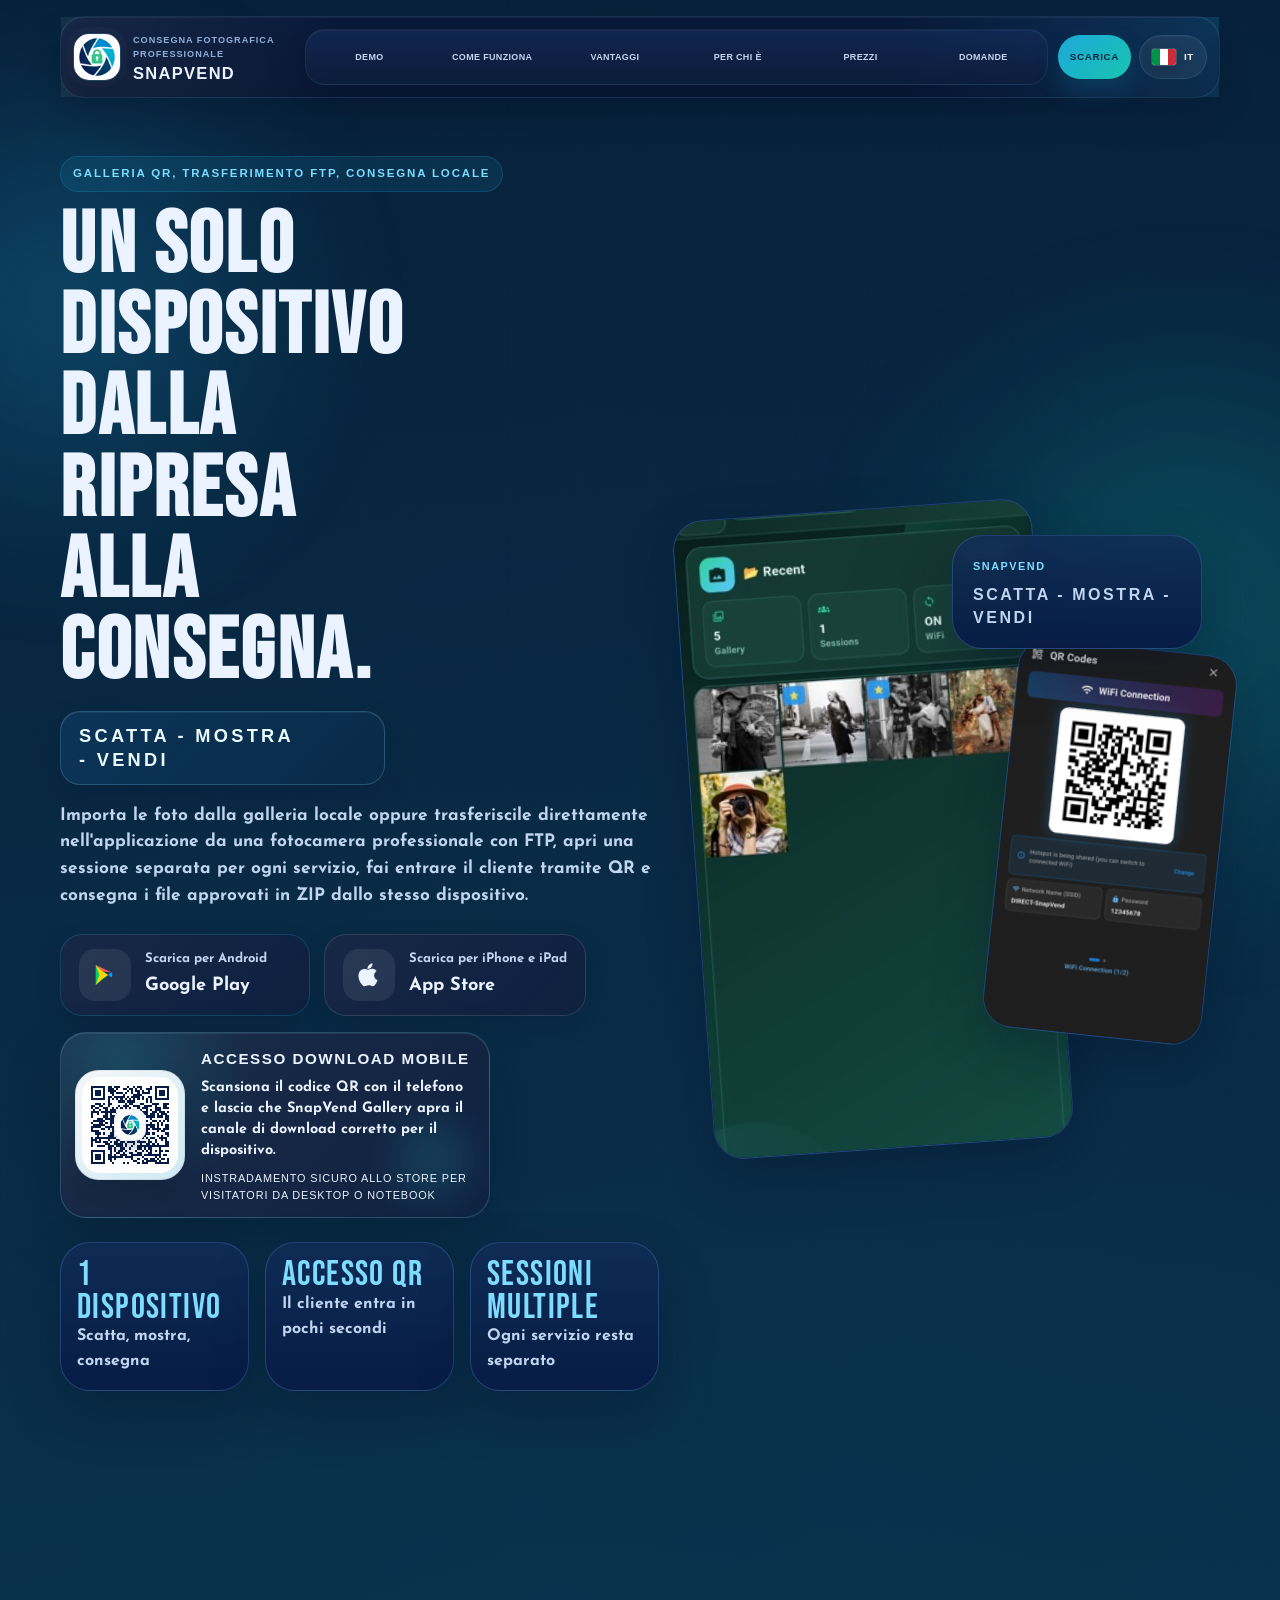
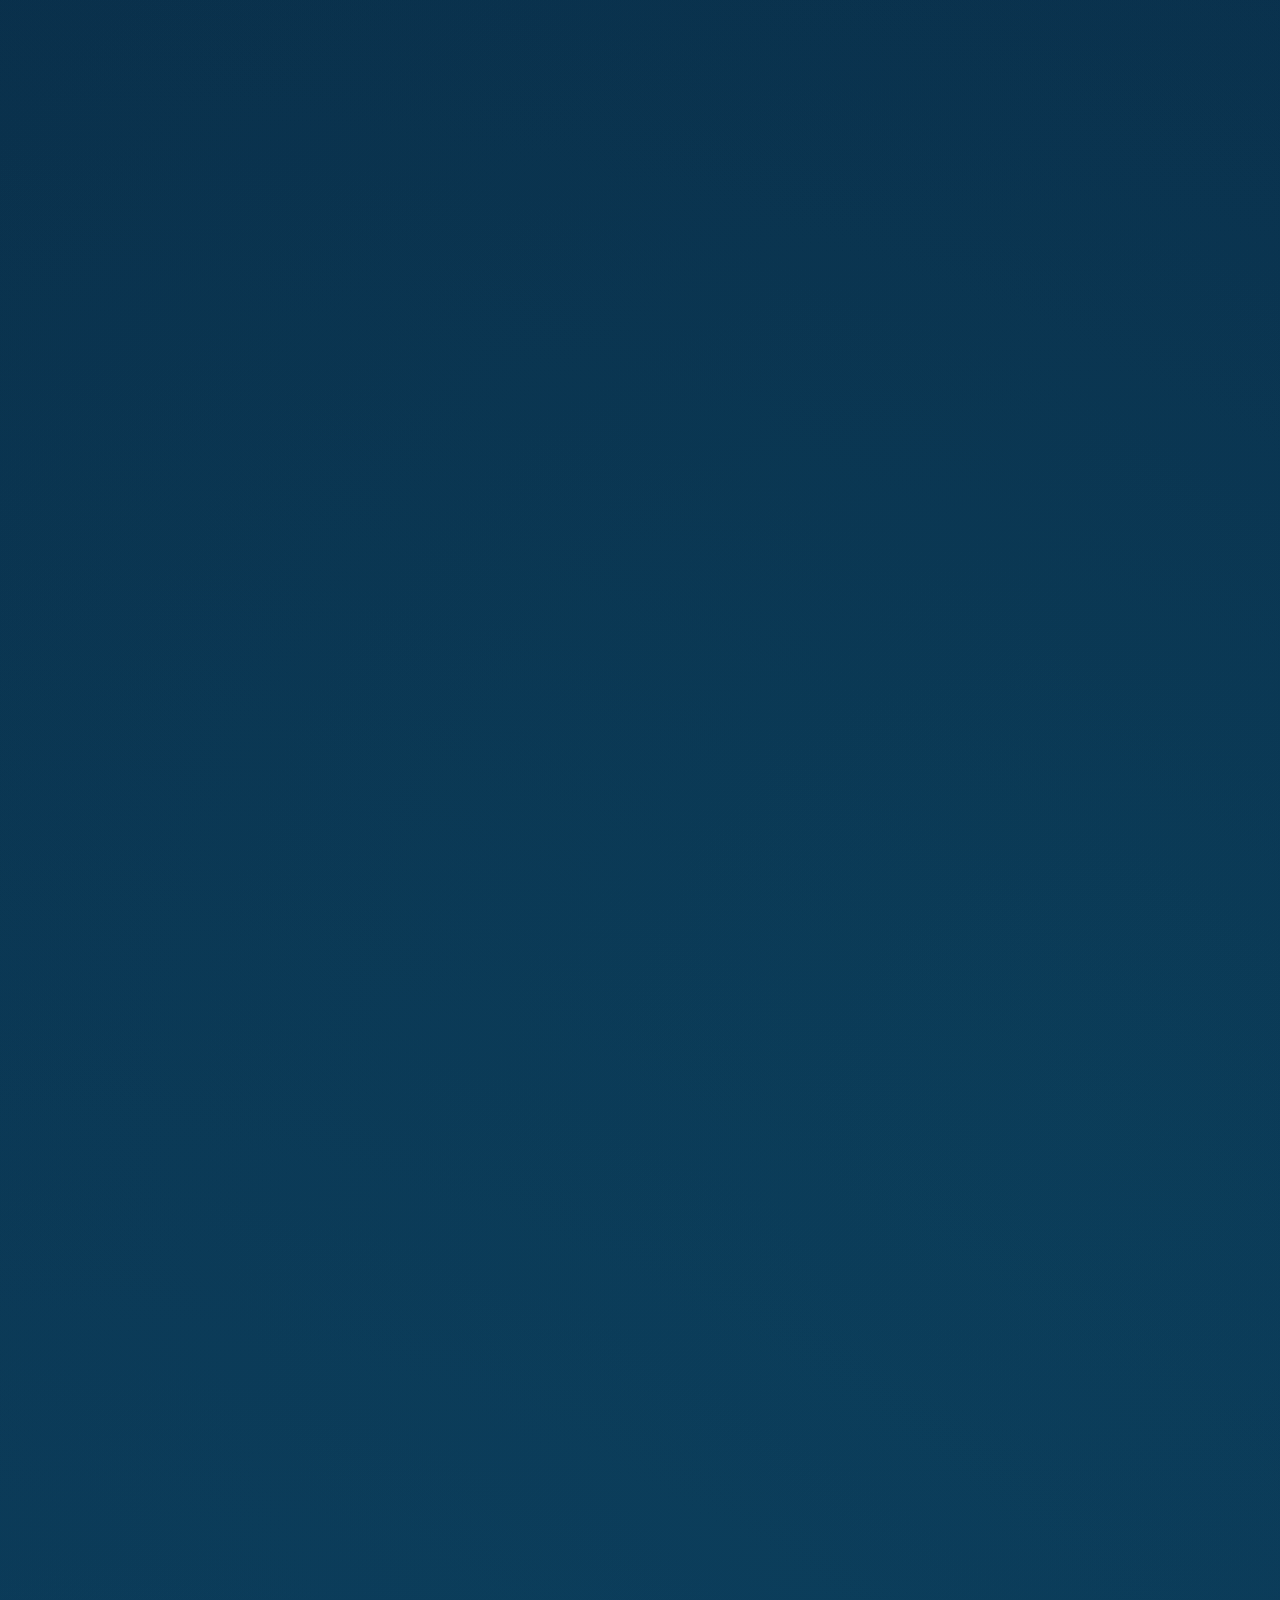
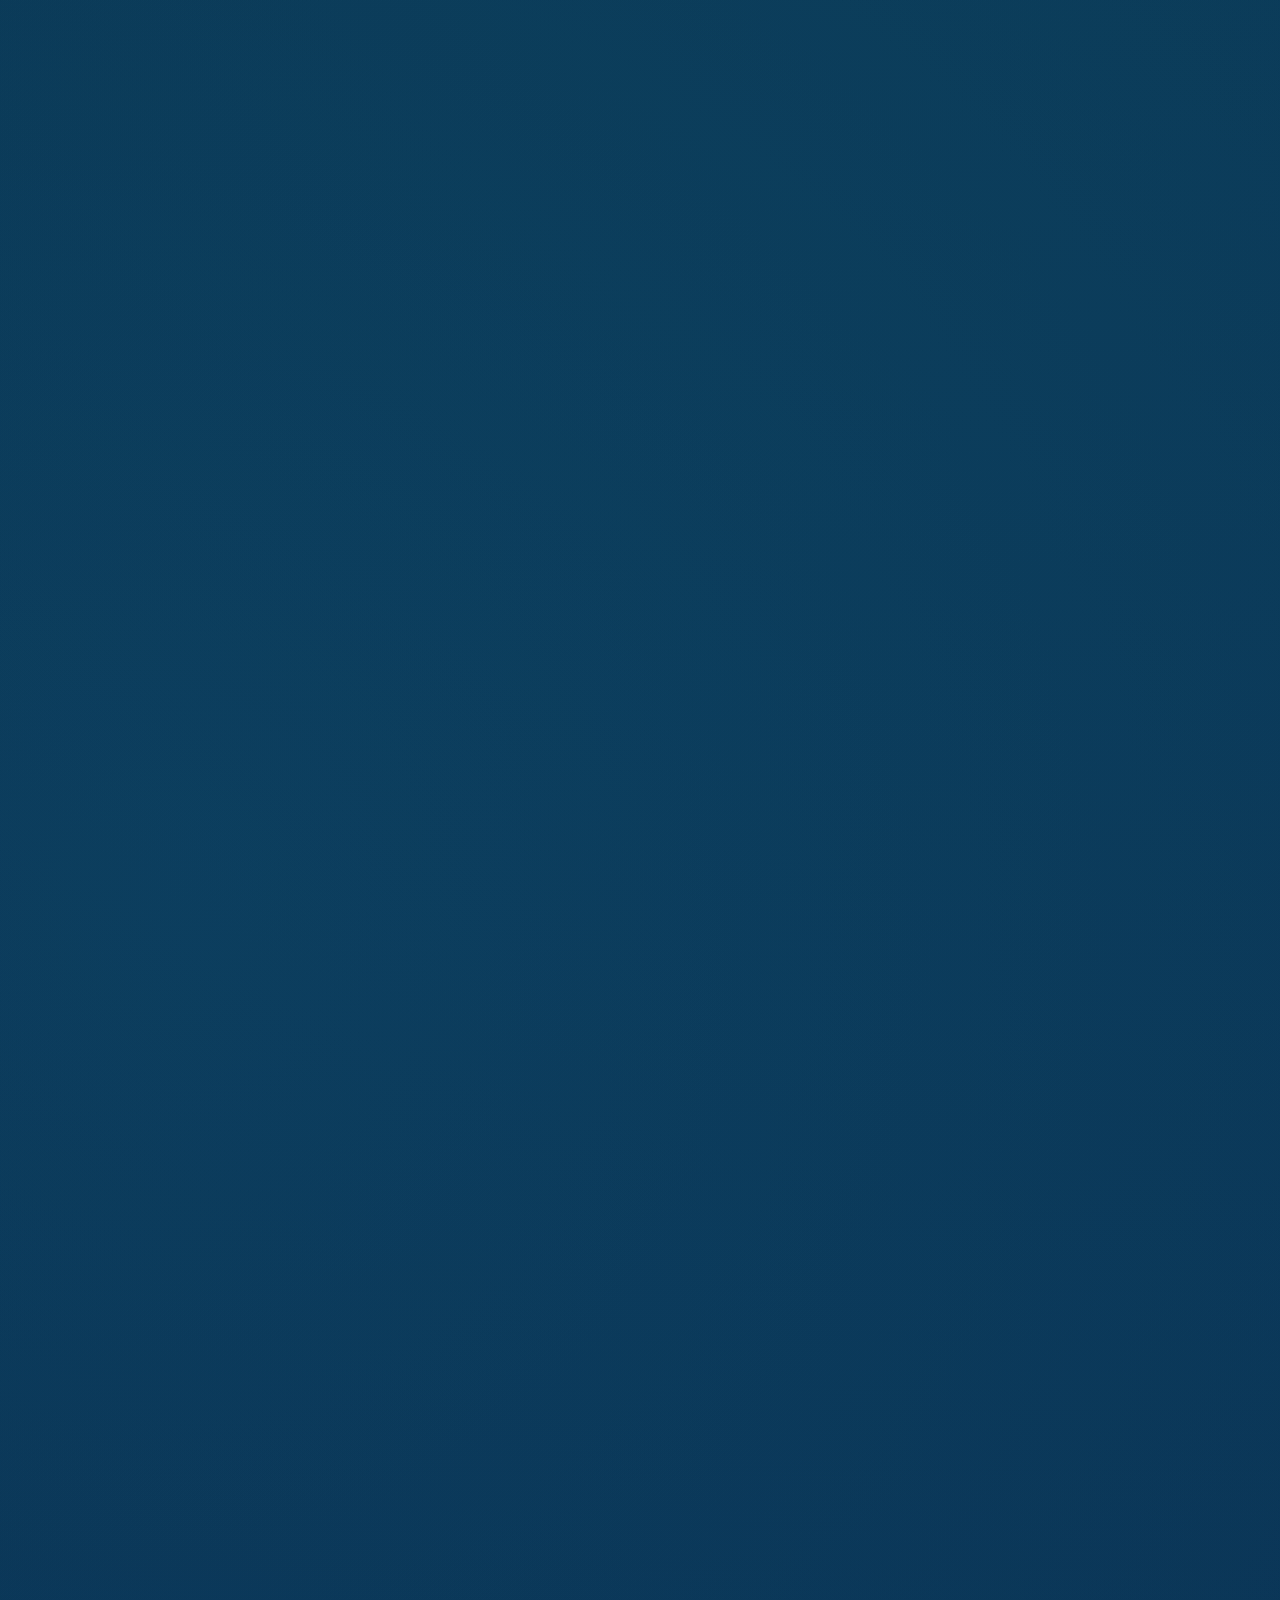
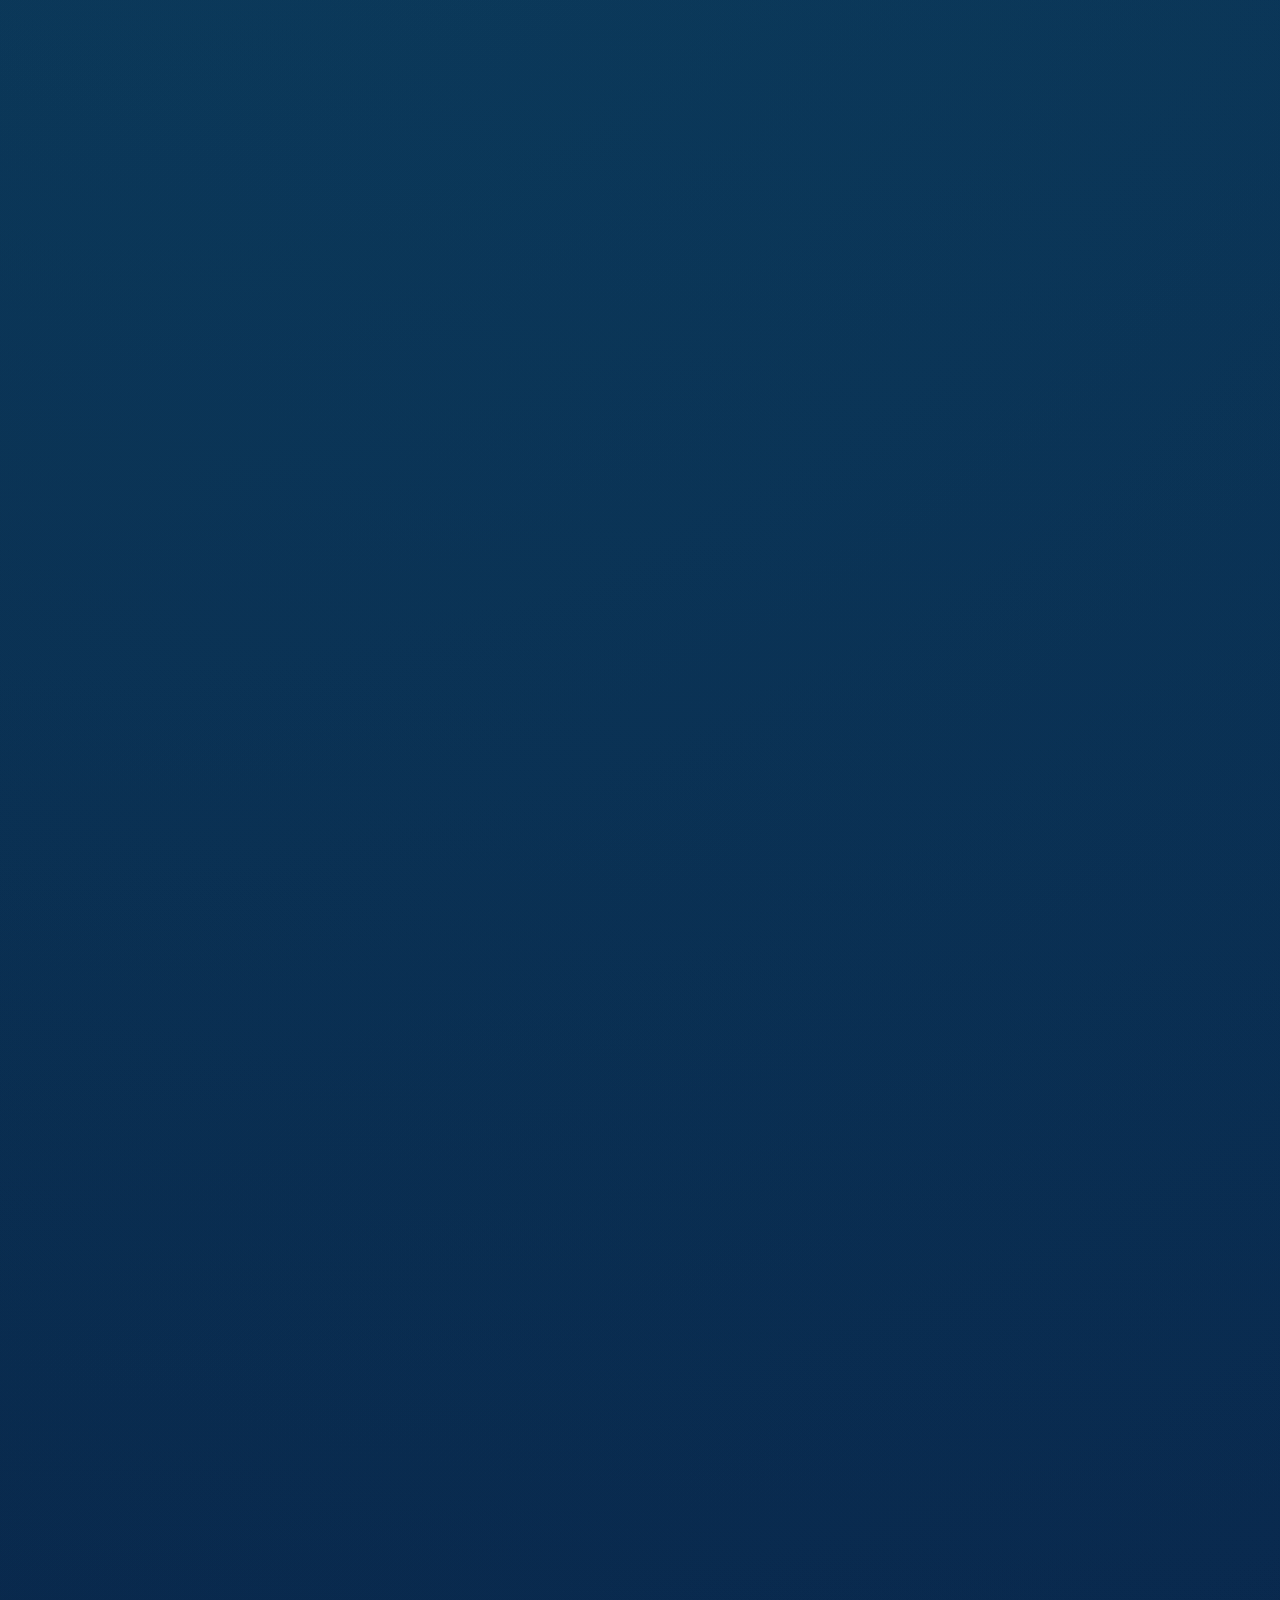
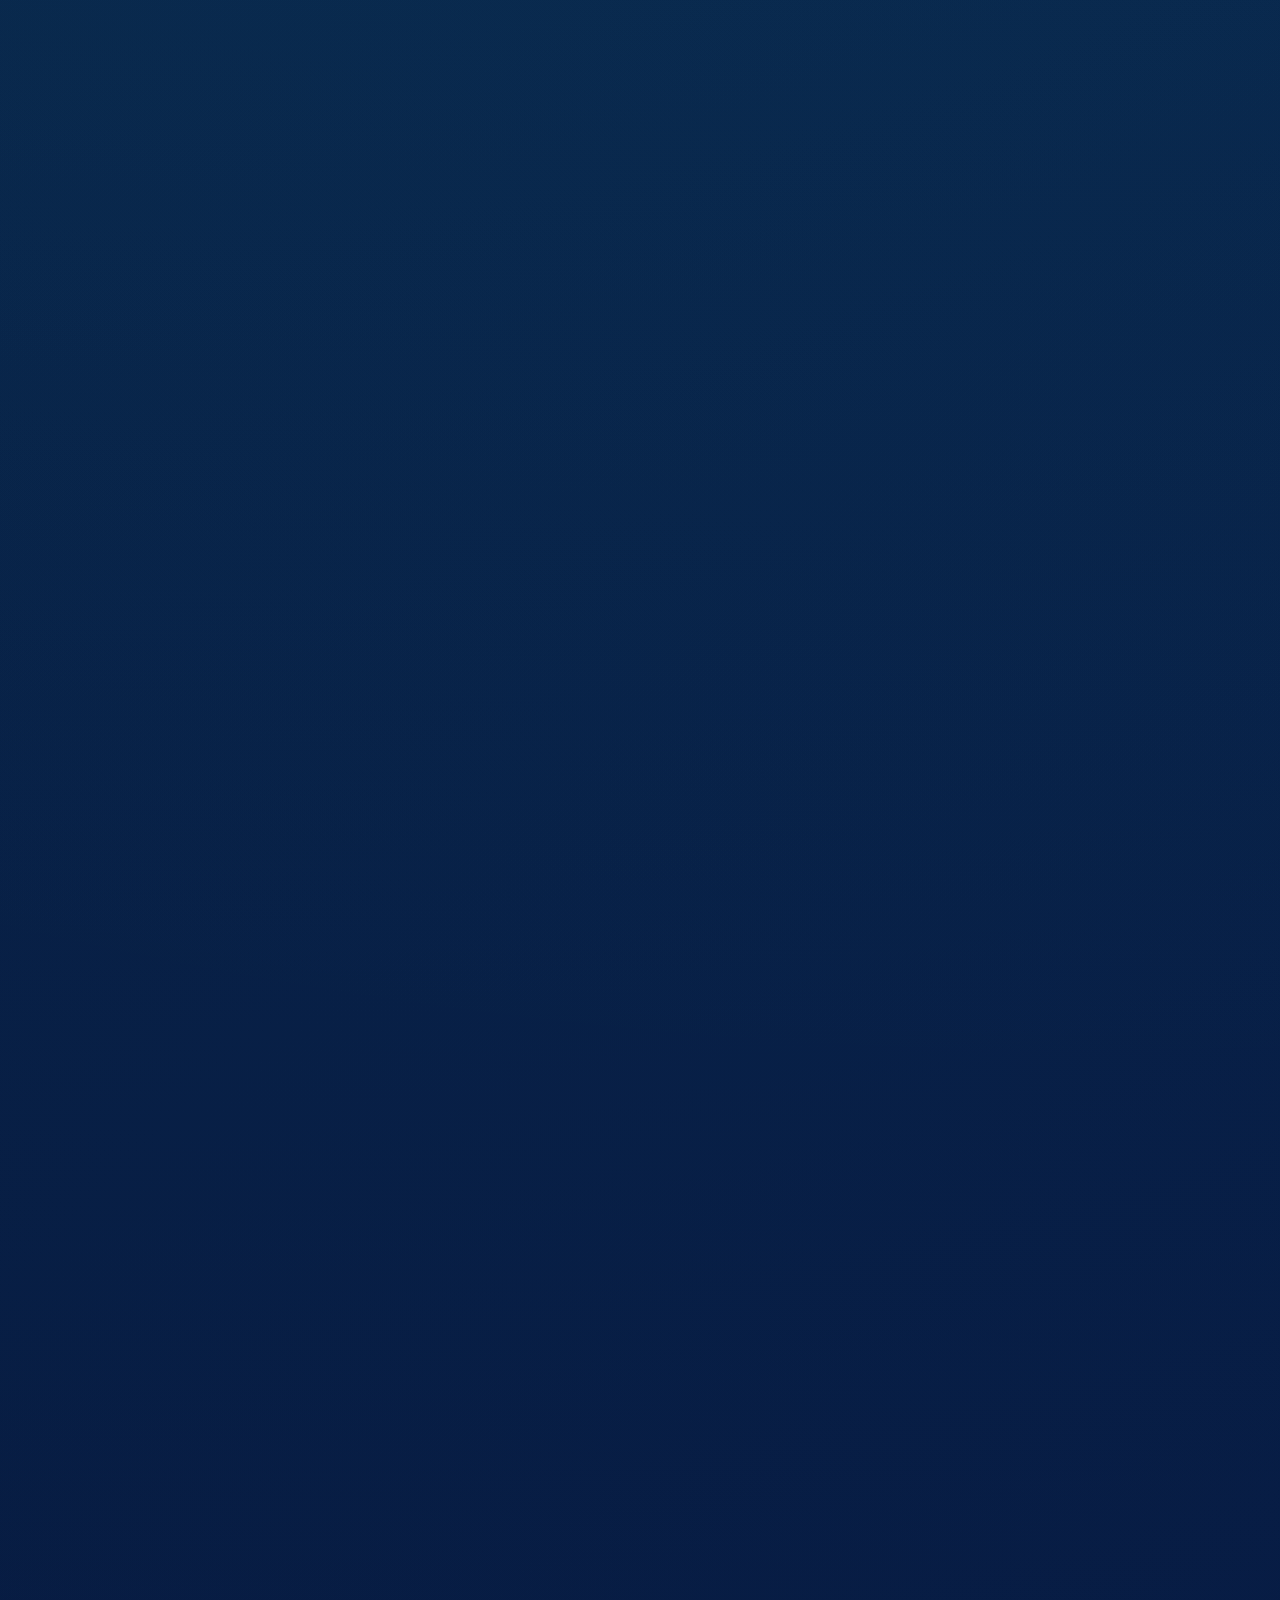
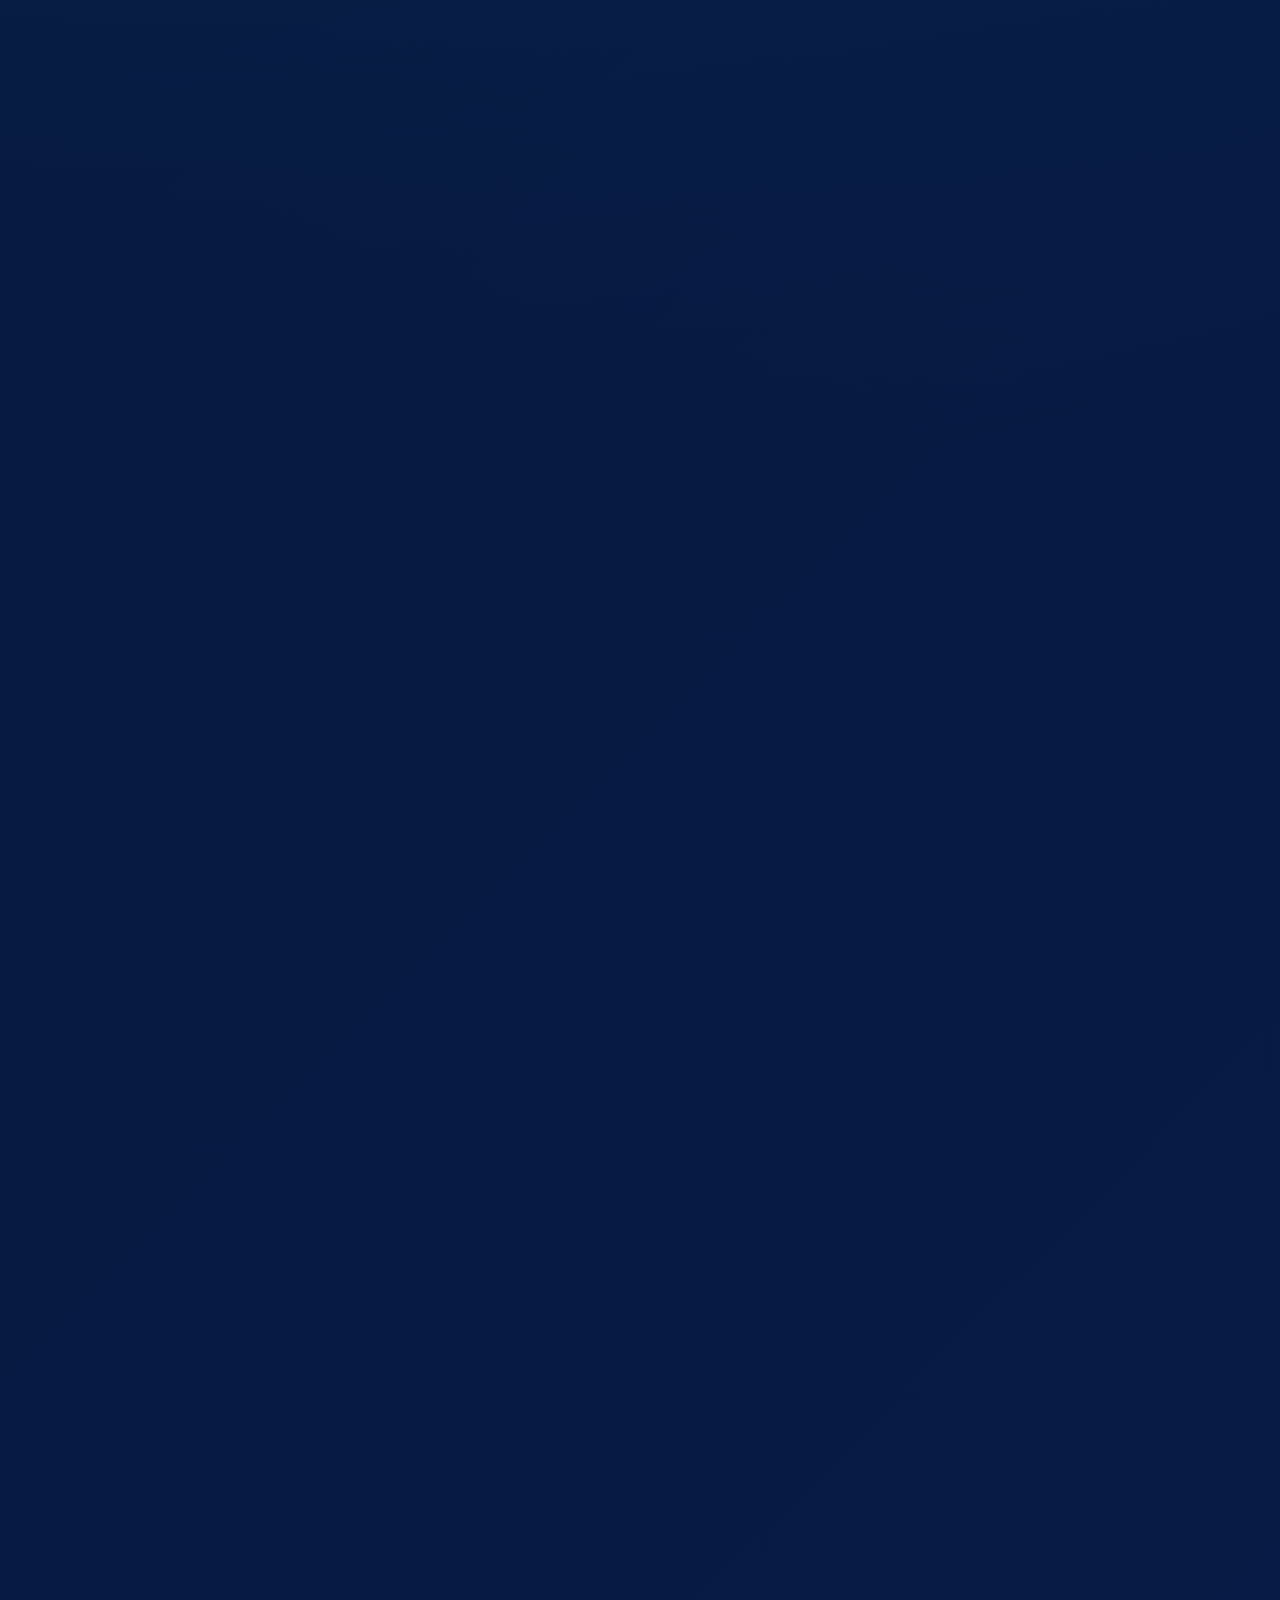
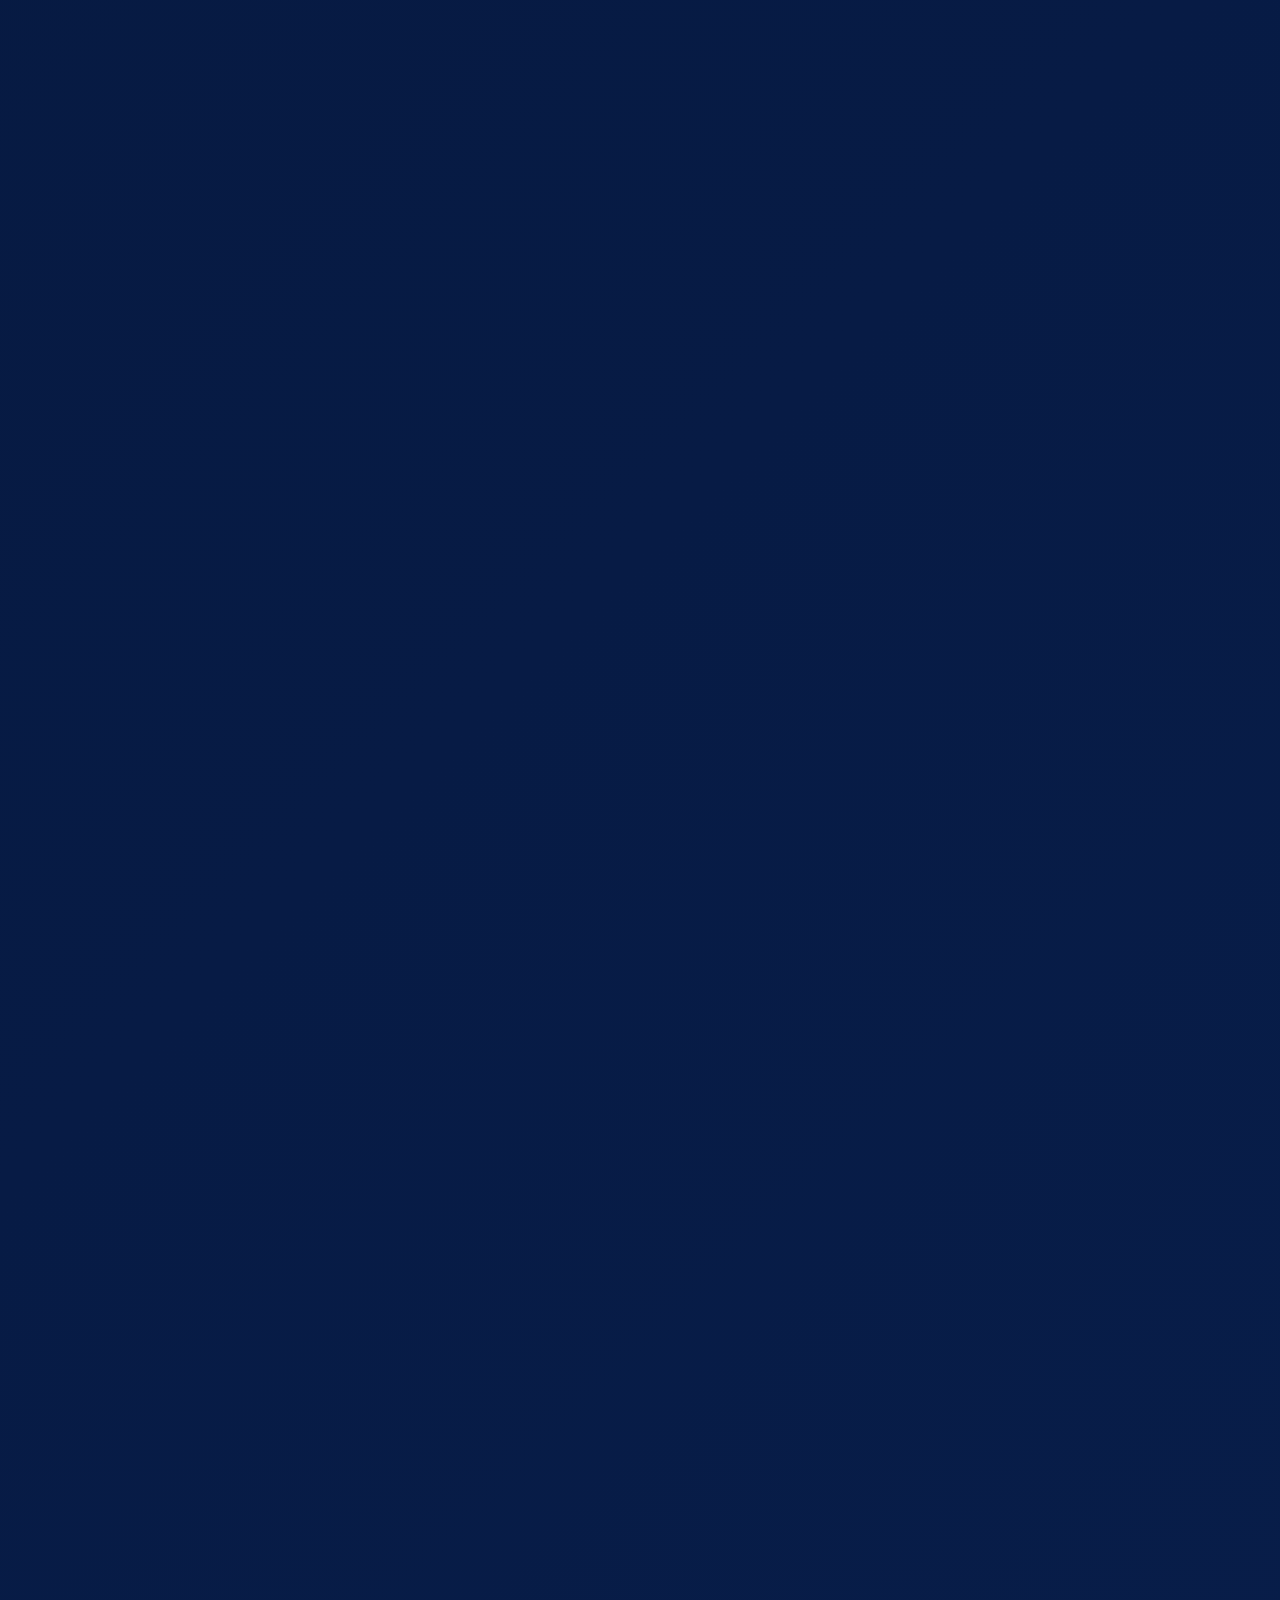
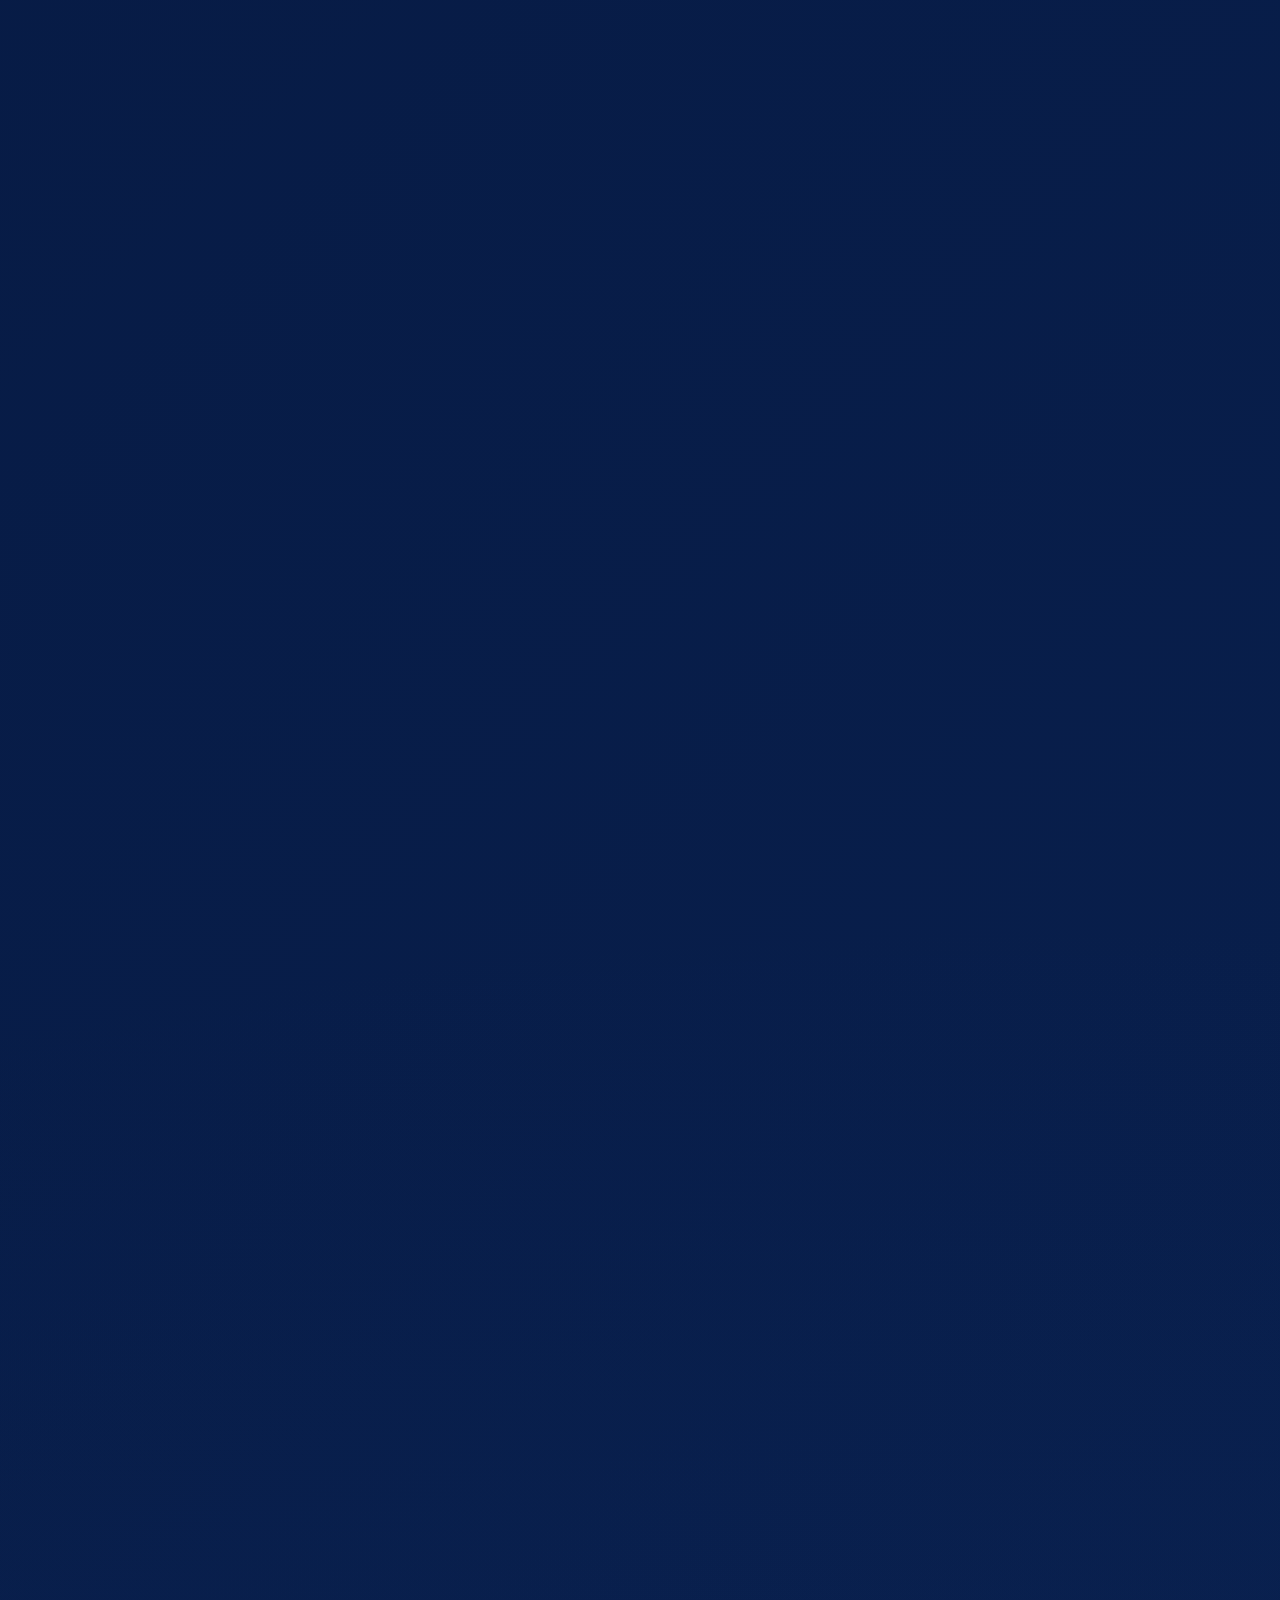
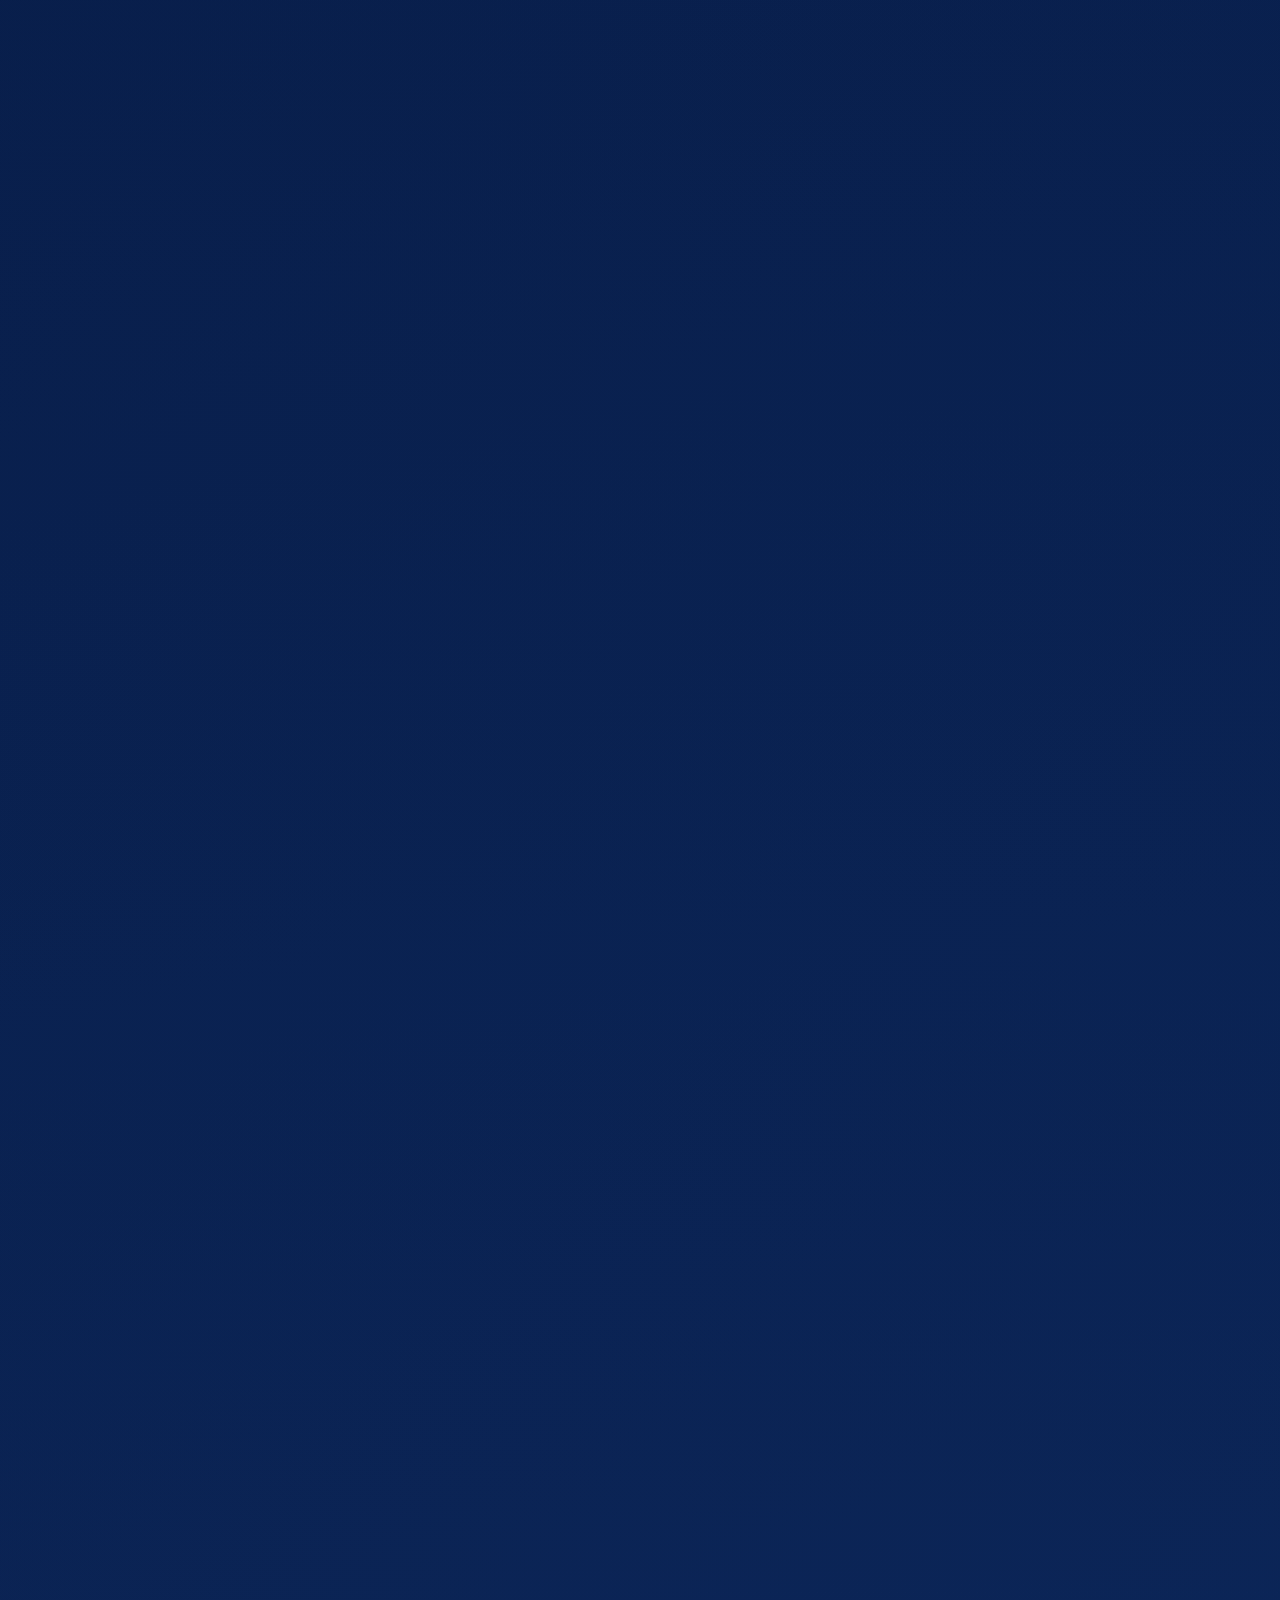
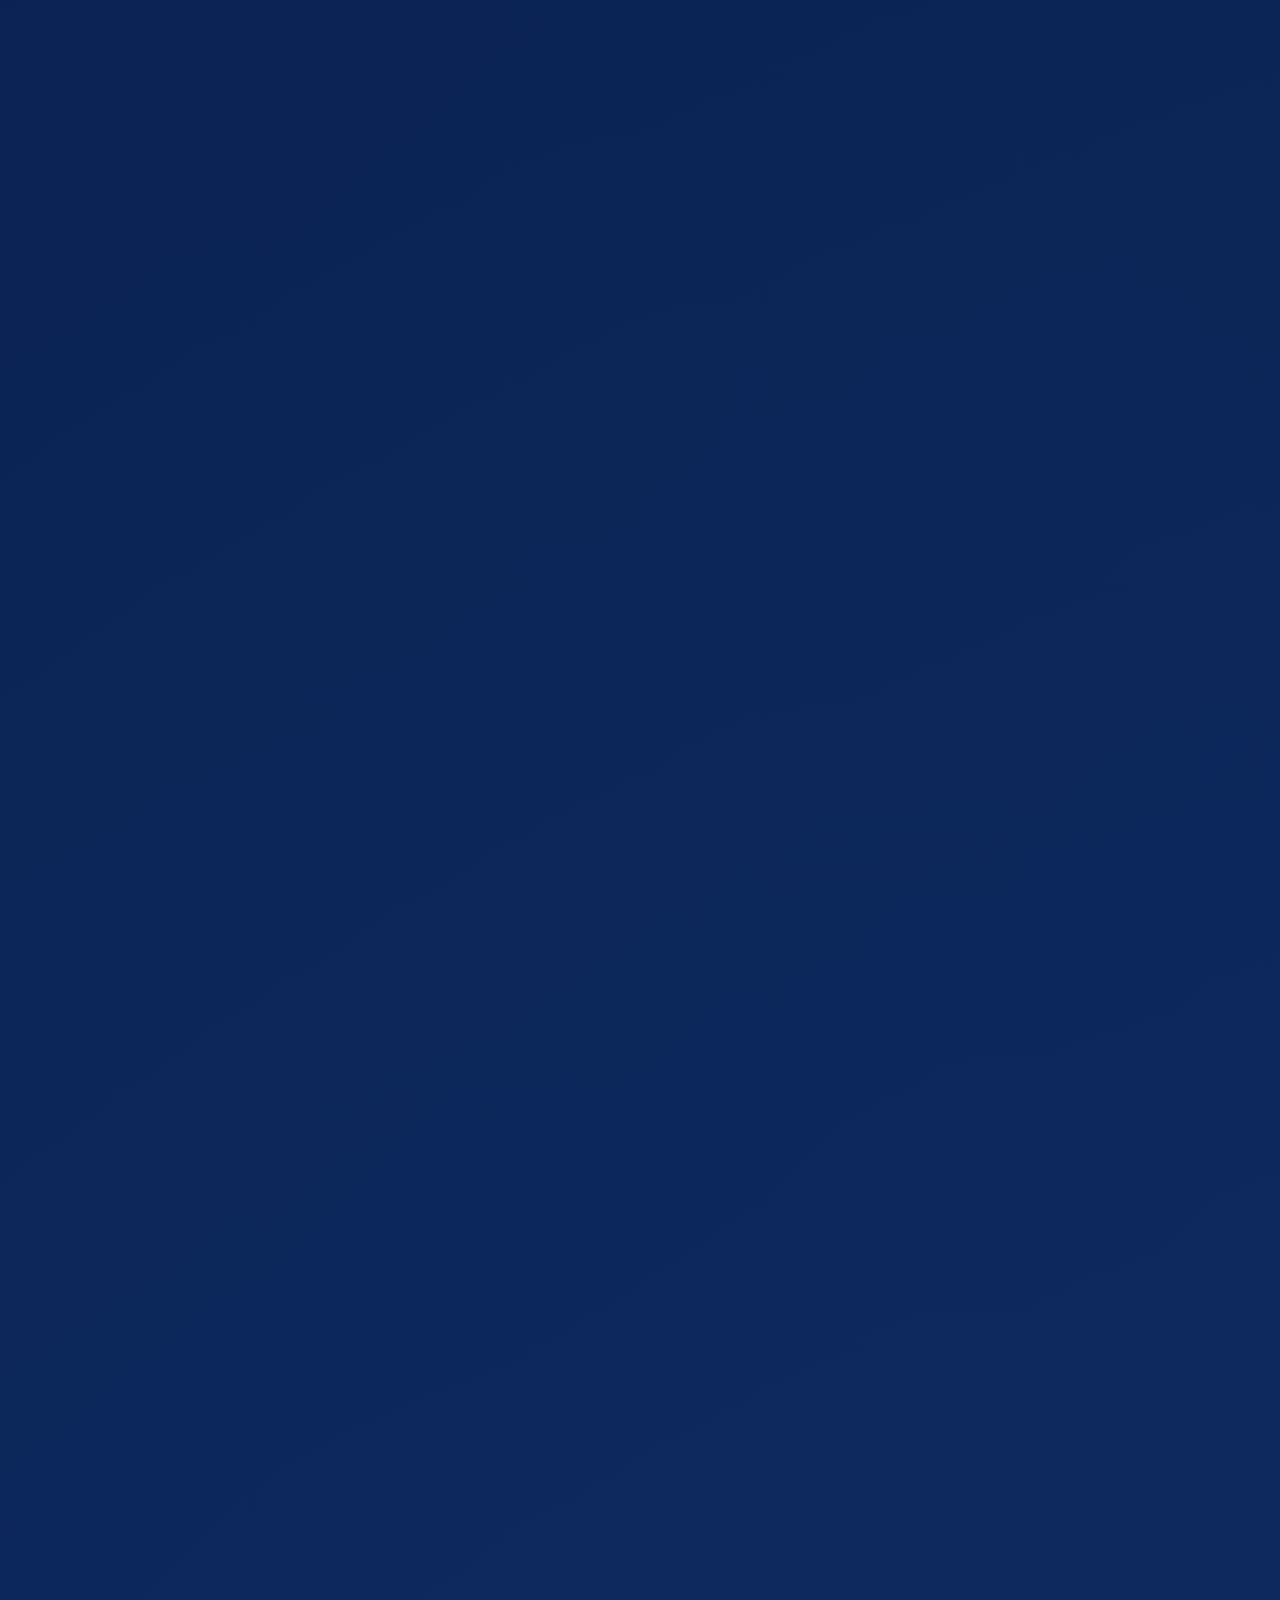
<file: it/index.html>
<!doctype html>
<html lang="it" dir="ltr" data-locale="it">
  <head>
    <meta charset="utf-8">
    <meta name="viewport" content="width=device-width, initial-scale=1">
    <title>SnapVend Gallery | Galleria QR e consegna locale per fotografi</title>
    <meta name="description" content="SnapVend Gallery aiuta i fotografi a gestire galleria QR, trasferimento FTP dalla fotocamera, selezione cliente e consegna ZIP da un solo telefono o tablet.">
    <meta name="keywords" content="SnapVend Gallery, SnapVend, snapvendgallery.com, app SnapVend Gallery, app galleria QR per fotografi, app per consegna foto, Scatta - Mostra - Vendi, Galleria QR, trasferimento FTP, consegna locale, QR, sessioni e consegna in un unico flusso, Un flusso sul campo piu controllato di una classica consegna via galleria, Pensato per team professionali che lavorano sul posto, Mostra i flussi sul campo in cui SnapVend rende al meglio, Invia direttamente richieste, domande o proposte di collaborazione, Un flusso cliente piu chiaro grazie al supporto multilingue, Configura il primo flusso di consegna in pochi minuti, Le nuove foto arrivano sul grande schermo, la vendita parte dal QR, Come funziona il flusso live, Vendita, stampa e licenza in un flusso professionale, Uso Premium controllato con 1 telefono + 1 tablet, Importa dalla fotocamera professionale, Avvia una sessione dedicata, Apri la galleria sessione con QR, Mostra il pagamento locale e conferma il PAC, Consegna ZIP e monitora i report, Nessuna app extra per il cliente, Ordine basato su sessioni, Vendita e consegna su un solo dispositivo, Controllo operativo per servizi live, Regole chiare per licenza e dispositivi, Schermo per eventi, Richieste stampa per matrimoni, Pronto per TV, tablet e notebook, La fotocamera scatta e invia alla app via FTP., Le nuove foto aumentano nella presentazione live., Il cliente scansiona il QR e sceglie la foto., La foto acquistata o inviata alla stampa esce dallo schermo live., Presentazione vendita live, Approvazione staff e controllo PAC, Preparazione stampa matrimonio, Report ed esportazione, Pronta per abbonamenti Google Play e App Store, Attivazione dispositivo e flusso di sostituzione, Nome azienda, logo e nome file ZIP personalizzati, Fotografi di matrimoni ed eventi, Studio e ritratto, Scuola, sport e lavori aziendali, Fotografia di strada, aree turistiche e ritratti mobili, Team di consegna mobile, Sito web e primo accesso, Galleria e selezione del cliente, Conferma e consegna, Installa l&#x27;app, Importa le foto, Mostra con QR, Approva e consegna, Matrimoni e scelta degli invitati, Lista di stampa per matrimoni, Postazione di selezione in studio, Scuola e sport, Vendita di ritratti in strada e aree turistiche, Stand per eventi aziendali, Team matrimoni per stampa e consegna, Team di consegna rapida, Studi orientati al brand, Operazioni su rete locale, Team con più sessioni, Consegne giornaliere illimitate, Presentazioni live illimitate e vetrina vendita su grande schermo, Coda stampa / lista ordini stampa illimitata, Report dettagliati su vendite, download e conversioni, Approvazione pagamento/PAC e consegna ZIP, Attivazione di 1 telefono + 1 tablet, Nome azienda, logo e nome ZIP personalizzati, Ripristino acquisto e gestione abbonamento, Tutte le funzioni operative del Premium mensile, Costo totale migliore su 12 mesi, Finestra offline di 14 giorni per licenze verificate, Uso sostenibile per matrimoni, eventi e team sul campo intensivi, Presentazione live, coda stampa e report illimitati tutto l&#x27;anno, Pieno controllo di branding e consegna, Accesso QR, sessioni, pagamento e consegna avanzano in un unico flusso collegato., Si adatta a matrimoni, eventi, studi fotografici e vendite ritratto in mobilita., Il modello in rete locale resta rapido, controllato e meno dipendente da internet., Richiesta Generale, Richiesta Demo, Prezzi, Partnership, Richiesta Personalizzata">
    <meta name="robots" content="index,follow,max-image-preview:large,max-snippet:-1,max-video-preview:-1">
    <meta name="theme-color" content="#071b45">
    <meta http-equiv="content-language" content="it">
    <meta name="application-name" content="SnapVend Gallery">
    <meta property="og:site_name" content="SnapVend Gallery">
    <meta property="og:type" content="website">
    <meta property="og:title" content="SnapVend Gallery | Galleria QR e consegna locale per fotografi">
    <meta property="og:description" content="SnapVend Gallery aiuta i fotografi a gestire galleria QR, trasferimento FTP dalla fotocamera, selezione cliente e consegna ZIP da un solo telefono o tablet.">
    <meta property="og:url" content="https://snapvendgallery.com/it/">
    <meta property="og:image" content="https://snapvendgallery.com/assets/branding/app_icon_store_512.png">
    <meta property="og:image:alt" content="SnapVend Gallery | Galleria QR e consegna locale per fotografi">
    <meta property="og:locale" content="it_IT">
    <meta name="twitter:card" content="summary_large_image">
    <meta name="twitter:title" content="SnapVend Gallery | Galleria QR e consegna locale per fotografi">
    <meta name="twitter:description" content="SnapVend Gallery aiuta i fotografi a gestire galleria QR, trasferimento FTP dalla fotocamera, selezione cliente e consegna ZIP da un solo telefono o tablet.">
    <meta name="twitter:image" content="https://snapvendgallery.com/assets/branding/app_icon_store_512.png">
    <meta name="twitter:image:alt" content="SnapVend Gallery | Galleria QR e consegna locale per fotografi">
    <link rel="canonical" href="https://snapvendgallery.com/it/">
    <link rel="alternate" hreflang="x-default" href="https://snapvendgallery.com/">
    <link rel="alternate" hreflang="tr" href="https://snapvendgallery.com/">
    <link rel="alternate" hreflang="tr-TR" href="https://snapvendgallery.com/">
    <link rel="alternate" hreflang="en" href="https://snapvendgallery.com/en/">
    <link rel="alternate" hreflang="en-US" href="https://snapvendgallery.com/en/">
    <link rel="alternate" hreflang="en-GB" href="https://snapvendgallery.com/en/">
    <link rel="alternate" hreflang="en-CA" href="https://snapvendgallery.com/en/">
    <link rel="alternate" hreflang="en-AU" href="https://snapvendgallery.com/en/">
    <link rel="alternate" hreflang="es" href="https://snapvendgallery.com/es/">
    <link rel="alternate" hreflang="es-ES" href="https://snapvendgallery.com/es/">
    <link rel="alternate" hreflang="es-MX" href="https://snapvendgallery.com/es/">
    <link rel="alternate" hreflang="es-AR" href="https://snapvendgallery.com/es/">
    <link rel="alternate" hreflang="es-CO" href="https://snapvendgallery.com/es/">
    <link rel="alternate" hreflang="fr" href="https://snapvendgallery.com/fr/">
    <link rel="alternate" hreflang="fr-FR" href="https://snapvendgallery.com/fr/">
    <link rel="alternate" hreflang="fr-CA" href="https://snapvendgallery.com/fr/">
    <link rel="alternate" hreflang="fr-BE" href="https://snapvendgallery.com/fr/">
    <link rel="alternate" hreflang="fr-CH" href="https://snapvendgallery.com/fr/">
    <link rel="alternate" hreflang="de" href="https://snapvendgallery.com/de/">
    <link rel="alternate" hreflang="de-DE" href="https://snapvendgallery.com/de/">
    <link rel="alternate" hreflang="de-AT" href="https://snapvendgallery.com/de/">
    <link rel="alternate" hreflang="de-CH" href="https://snapvendgallery.com/de/">
    <link rel="alternate" hreflang="it" href="https://snapvendgallery.com/it/">
    <link rel="alternate" hreflang="it-IT" href="https://snapvendgallery.com/it/">
    <link rel="alternate" hreflang="it-CH" href="https://snapvendgallery.com/it/">
    <link rel="alternate" hreflang="pt" href="https://snapvendgallery.com/pt/">
    <link rel="alternate" hreflang="pt-BR" href="https://snapvendgallery.com/pt/">
    <link rel="alternate" hreflang="pt-PT" href="https://snapvendgallery.com/pt/">
    <link rel="alternate" hreflang="ru" href="https://snapvendgallery.com/ru/">
    <link rel="alternate" hreflang="ru-RU" href="https://snapvendgallery.com/ru/">
    <link rel="alternate" hreflang="ru-KZ" href="https://snapvendgallery.com/ru/">
    <link rel="alternate" hreflang="ar" href="https://snapvendgallery.com/ar/">
    <link rel="alternate" hreflang="ar-SA" href="https://snapvendgallery.com/ar/">
    <link rel="alternate" hreflang="ar-AE" href="https://snapvendgallery.com/ar/">
    <link rel="alternate" hreflang="ar-EG" href="https://snapvendgallery.com/ar/">
    <link rel="alternate" hreflang="hi" href="https://snapvendgallery.com/hi/">
    <link rel="alternate" hreflang="hi-IN" href="https://snapvendgallery.com/hi/">
    <link rel="alternate" hreflang="ja" href="https://snapvendgallery.com/ja/">
    <link rel="alternate" hreflang="ja-JP" href="https://snapvendgallery.com/ja/">
    <link rel="alternate" hreflang="zh" href="https://snapvendgallery.com/zh/">
    <link rel="alternate" hreflang="zh-CN" href="https://snapvendgallery.com/zh/">
    <link rel="alternate" hreflang="zh-SG" href="https://snapvendgallery.com/zh/">
    <link rel="icon" type="image/png" href="../assets/branding/snapvend_logo_square.png">
    <link rel="shortcut icon" href="../assets/branding/snapvend_logo_square.png">
    <link rel="apple-touch-icon" href="../assets/branding/snapvend_logo_square.png">
    <link rel="manifest" href="../manifest.webmanifest">
    <link rel="preload" href="../assets/fonts/BebasNeue-Regular.ttf" as="font" type="font/ttf" crossorigin>
    <link rel="preload" href="../assets/fonts/JosefinSans-Bold.ttf" as="font" type="font/ttf" crossorigin>
    <link rel="stylesheet" href="../styles.css?v=20260724084150">
    <script type="application/ld+json">{"@context":"https://schema.org","@graph":[{"@type":"Organization","@id":"https://snapvendgallery.com/#organization","name":"SnapVend Gallery","alternateName":["SnapVend","SnapVend QR Gallery","SnapVend Photo Delivery"],"description":"SnapVend Gallery aiuta i fotografi a gestire galleria QR, trasferimento FTP dalla fotocamera, selezione cliente e consegna ZIP da un solo telefono o tablet.","disambiguatingDescription":"SnapVend Gallery è l'app di galleria QR e consegna fotografica locale per fotografi pubblicata su snapvendgallery.com.","slogan":"Scatta - Mostra - Vendi","url":"https://snapvendgallery.com/","logo":{"@type":"ImageObject","url":"https://snapvendgallery.com/assets/branding/snapvend_logo_square.png"},"image":"https://snapvendgallery.com/assets/branding/snapvend_logo_square.png","sameAs":["https://snapvendgallery.com/","https://play.google.com/store/apps/details?id=com.snapvend.gallery","https://apps.apple.com/us/app/snapvend-gallery/id6764613281"],"contactPoint":[{"@id":"https://snapvendgallery.com/#sales-contact"}]},{"@type":"ContactPoint","@id":"https://snapvendgallery.com/#sales-contact","contactType":"sales","email":"snapvendinfo@gmail.com","url":"mailto:snapvendinfo@gmail.com","availableLanguage":["Turco","Inglese","Spagnolo","Francese","Tedesco","Italiano","Portoghese","Russo","Arabo","Hindi","Giapponese","Cinese"]},{"@type":"WebSite","@id":"https://snapvendgallery.com/#website","url":"https://snapvendgallery.com/","name":"SnapVend Gallery","alternateName":"SnapVend","inLanguage":"it","publisher":{"@id":"https://snapvendgallery.com/#organization"}},{"@type":"WebPage","@id":"https://snapvendgallery.com/it/#webpage","url":"https://snapvendgallery.com/it/","name":"SnapVend Gallery | Galleria QR e consegna locale per fotografi","description":"SnapVend Gallery aiuta i fotografi a gestire galleria QR, trasferimento FTP dalla fotocamera, selezione cliente e consegna ZIP da un solo telefono o tablet.","inLanguage":"it","isPartOf":{"@id":"https://snapvendgallery.com/#website"},"about":{"@id":"https://snapvendgallery.com/it/#app"},"mainEntity":{"@id":"https://snapvendgallery.com/it/#app"},"primaryImageOfPage":{"@type":"ImageObject","url":"https://snapvendgallery.com/assets/branding/snapvend_logo_square.png"},"keywords":"SnapVend Gallery, SnapVend, snapvendgallery.com, app SnapVend Gallery, app galleria QR per fotografi, app per consegna foto, Scatta - Mostra - Vendi, Galleria QR, trasferimento FTP, consegna locale, QR, sessioni e consegna in un unico flusso, Un flusso sul campo piu controllato di una classica consegna via galleria, Pensato per team professionali che lavorano sul posto, Mostra i flussi sul campo in cui SnapVend rende al meglio, Invia direttamente richieste, domande o proposte di collaborazione, Un flusso cliente piu chiaro grazie al supporto multilingue, Configura il primo flusso di consegna in pochi minuti, Le nuove foto arrivano sul grande schermo, la vendita parte dal QR, Come funziona il flusso live, Vendita, stampa e licenza in un flusso professionale, Uso Premium controllato con 1 telefono + 1 tablet, Importa dalla fotocamera professionale, Avvia una sessione dedicata, Apri la galleria sessione con QR, Mostra il pagamento locale e conferma il PAC, Consegna ZIP e monitora i report, Nessuna app extra per il cliente, Ordine basato su sessioni, Vendita e consegna su un solo dispositivo, Controllo operativo per servizi live, Regole chiare per licenza e dispositivi, Schermo per eventi, Richieste stampa per matrimoni, Pronto per TV, tablet e notebook, La fotocamera scatta e invia alla app via FTP., Le nuove foto aumentano nella presentazione live., Il cliente scansiona il QR e sceglie la foto., La foto acquistata o inviata alla stampa esce dallo schermo live., Presentazione vendita live, Approvazione staff e controllo PAC, Preparazione stampa matrimonio, Report ed esportazione, Pronta per abbonamenti Google Play e App Store, Attivazione dispositivo e flusso di sostituzione, Nome azienda, logo e nome file ZIP personalizzati, Fotografi di matrimoni ed eventi, Studio e ritratto, Scuola, sport e lavori aziendali, Fotografia di strada, aree turistiche e ritratti mobili, Team di consegna mobile, Sito web e primo accesso, Galleria e selezione del cliente, Conferma e consegna, Installa l'app, Importa le foto, Mostra con QR, Approva e consegna, Matrimoni e scelta degli invitati, Lista di stampa per matrimoni, Postazione di selezione in studio, Scuola e sport, Vendita di ritratti in strada e aree turistiche, Stand per eventi aziendali, Team matrimoni per stampa e consegna, Team di consegna rapida, Studi orientati al brand, Operazioni su rete locale, Team con più sessioni, Consegne giornaliere illimitate, Presentazioni live illimitate e vetrina vendita su grande schermo, Coda stampa / lista ordini stampa illimitata, Report dettagliati su vendite, download e conversioni, Approvazione pagamento/PAC e consegna ZIP, Attivazione di 1 telefono + 1 tablet, Nome azienda, logo e nome ZIP personalizzati, Ripristino acquisto e gestione abbonamento, Tutte le funzioni operative del Premium mensile, Costo totale migliore su 12 mesi, Finestra offline di 14 giorni per licenze verificate, Uso sostenibile per matrimoni, eventi e team sul campo intensivi, Presentazione live, coda stampa e report illimitati tutto l'anno, Pieno controllo di branding e consegna, Accesso QR, sessioni, pagamento e consegna avanzano in un unico flusso collegato., Si adatta a matrimoni, eventi, studi fotografici e vendite ritratto in mobilita., Il modello in rete locale resta rapido, controllato e meno dipendente da internet., Richiesta Generale, Richiesta Demo, Prezzi, Partnership, Richiesta Personalizzata","hasPart":[{"@id":"https://snapvendgallery.com/it/#audience"},{"@id":"https://snapvendgallery.com/it/#language-support-benefits"},{"@id":"https://snapvendgallery.com/it/#why-snapvend"},{"@id":"https://snapvendgallery.com/it/#live-presentation"},{"@id":"https://snapvendgallery.com/it/#field-operations"},{"@id":"https://snapvendgallery.com/it/#quick-start"},{"@id":"https://snapvendgallery.com/it/#use-cases"},{"@id":"https://snapvendgallery.com/it/#reference-profiles"},{"@id":"https://snapvendgallery.com/it/#faq"},{"@id":"https://snapvendgallery.com/it/#contact-page"},{"@id":"https://snapvendgallery.com/it/#contact-topics"},{"@id":"https://snapvendgallery.com/it/#why-snapvend-points"},{"@id":"https://snapvendgallery.com/it/#supported-languages"}]},{"@type":"SoftwareApplication","@id":"https://snapvendgallery.com/it/#app","name":"SnapVend Gallery","alternateName":["SnapVend","SnapVend QR Gallery","SnapVend Photographer Gallery"],"description":"SnapVend Gallery aiuta i fotografi a gestire galleria QR, trasferimento FTP dalla fotocamera, selezione cliente e consegna ZIP da un solo telefono o tablet.","disambiguatingDescription":"SnapVend Gallery è un'app mobile per fotografi con galleria QR, trasferimento FTP dalla fotocamera e consegna ZIP locale.","applicationCategory":"BusinessApplication","applicationSubCategory":"Flusso fotografico, gestione della stampa e consegna","applicationSuite":"SnapVend Gallery","identifier":"com.snapvend.gallery","operatingSystem":"ANDROID, IOS","inLanguage":"it","availableLanguage":["Turco","Inglese","Spagnolo","Francese","Tedesco","Italiano","Portoghese","Russo","Arabo","Hindi","Giapponese","Cinese"],"url":"https://snapvendgallery.com/it/","mainEntityOfPage":"https://snapvendgallery.com/it/","image":"https://snapvendgallery.com/assets/branding/snapvend_logo_square.png","screenshot":["https://snapvendgallery.com/assets/marketing/google_play/web/01_gallery_dashboard_hero.jpg","https://snapvendgallery.com/assets/marketing/google_play/web/02_session_qr_access_hero.png","https://snapvendgallery.com/assets/marketing/google_play/web/05_ftp_server_settings_web.png","https://snapvendgallery.com/assets/marketing/google_play/web/01_gallery_dashboard_web.png","https://snapvendgallery.com/assets/marketing/google_play/web/03_browser_gallery_selection_web.png","https://snapvendgallery.com/assets/marketing/google_play/web/06_customer_gallery_selection_en_web.png","https://snapvendgallery.com/assets/marketing/google_play/web/04_payment_approval_flow_web.png","https://snapvendgallery.com/assets/marketing/google_play/web/07_reports_dashboard_web.png"],"keywords":"SnapVend Gallery, SnapVend, snapvendgallery.com, app SnapVend Gallery, app galleria QR per fotografi, app per consegna foto, Scatta - Mostra - Vendi, Galleria QR, trasferimento FTP, consegna locale, QR, sessioni e consegna in un unico flusso, Un flusso sul campo piu controllato di una classica consegna via galleria, Pensato per team professionali che lavorano sul posto, Mostra i flussi sul campo in cui SnapVend rende al meglio, Invia direttamente richieste, domande o proposte di collaborazione, Un flusso cliente piu chiaro grazie al supporto multilingue, Configura il primo flusso di consegna in pochi minuti, Le nuove foto arrivano sul grande schermo, la vendita parte dal QR, Come funziona il flusso live, Vendita, stampa e licenza in un flusso professionale, Uso Premium controllato con 1 telefono + 1 tablet, Importa dalla fotocamera professionale, Avvia una sessione dedicata, Apri la galleria sessione con QR, Mostra il pagamento locale e conferma il PAC, Consegna ZIP e monitora i report, Nessuna app extra per il cliente, Ordine basato su sessioni, Vendita e consegna su un solo dispositivo, Controllo operativo per servizi live, Regole chiare per licenza e dispositivi, Schermo per eventi, Richieste stampa per matrimoni, Pronto per TV, tablet e notebook, La fotocamera scatta e invia alla app via FTP., Le nuove foto aumentano nella presentazione live., Il cliente scansiona il QR e sceglie la foto., La foto acquistata o inviata alla stampa esce dallo schermo live., Presentazione vendita live, Approvazione staff e controllo PAC, Preparazione stampa matrimonio, Report ed esportazione, Pronta per abbonamenti Google Play e App Store, Attivazione dispositivo e flusso di sostituzione, Nome azienda, logo e nome file ZIP personalizzati, Fotografi di matrimoni ed eventi, Studio e ritratto, Scuola, sport e lavori aziendali, Fotografia di strada, aree turistiche e ritratti mobili, Team di consegna mobile, Sito web e primo accesso, Galleria e selezione del cliente, Conferma e consegna, Installa l'app, Importa le foto, Mostra con QR, Approva e consegna, Matrimoni e scelta degli invitati, Lista di stampa per matrimoni, Postazione di selezione in studio, Scuola e sport, Vendita di ritratti in strada e aree turistiche, Stand per eventi aziendali, Team matrimoni per stampa e consegna, Team di consegna rapida, Studi orientati al brand, Operazioni su rete locale, Team con più sessioni, Consegne giornaliere illimitate, Presentazioni live illimitate e vetrina vendita su grande schermo, Coda stampa / lista ordini stampa illimitata, Report dettagliati su vendite, download e conversioni, Approvazione pagamento/PAC e consegna ZIP, Attivazione di 1 telefono + 1 tablet, Nome azienda, logo e nome ZIP personalizzati, Ripristino acquisto e gestione abbonamento, Tutte le funzioni operative del Premium mensile, Costo totale migliore su 12 mesi, Finestra offline di 14 giorni per licenze verificate, Uso sostenibile per matrimoni, eventi e team sul campo intensivi, Presentazione live, coda stampa e report illimitati tutto l'anno, Pieno controllo di branding e consegna, Accesso QR, sessioni, pagamento e consegna avanzano in un unico flusso collegato., Si adatta a matrimoni, eventi, studi fotografici e vendite ritratto in mobilita., Il modello in rete locale resta rapido, controllato e meno dipendente da internet., Richiesta Generale, Richiesta Demo, Prezzi, Partnership, Richiesta Personalizzata","brand":{"@type":"Brand","name":"SnapVend Gallery","alternateName":"SnapVend"},"publisher":{"@id":"https://snapvendgallery.com/#organization"},"isAccessibleForFree":true,"featureList":["Importa dalla fotocamera professionale","Avvia una sessione dedicata","Apri la galleria sessione con QR","Mostra il pagamento locale e conferma il PAC","Consegna ZIP e monitora i report","Nessuna app extra per il cliente","Ordine basato su sessioni","Vendita e consegna su un solo dispositivo","Controllo operativo per servizi live","Regole chiare per licenza e dispositivi","Schermo per eventi","Richieste stampa per matrimoni","Pronto per TV, tablet e notebook","La fotocamera scatta e invia alla app via FTP.","Le nuove foto aumentano nella presentazione live.","Il cliente scansiona il QR e sceglie la foto.","La foto acquistata o inviata alla stampa esce dallo schermo live.","Presentazione vendita live","Approvazione staff e controllo PAC","Preparazione stampa matrimonio","Report ed esportazione","Pronta per abbonamenti Google Play e App Store","Attivazione dispositivo e flusso di sostituzione","Nome azienda, logo e nome file ZIP personalizzati","Installa l'app","Importa le foto","Mostra con QR","Approva e consegna","Consegne giornaliere illimitate","Presentazioni live illimitate e vetrina vendita su grande schermo","Coda stampa / lista ordini stampa illimitata","Report dettagliati su vendite, download e conversioni","Approvazione pagamento/PAC e consegna ZIP","Attivazione di 1 telefono + 1 tablet","Nome azienda, logo e nome ZIP personalizzati","Ripristino acquisto e gestione abbonamento","Tutte le funzioni operative del Premium mensile","Costo totale migliore su 12 mesi","Finestra offline di 14 giorni per licenze verificate","Uso sostenibile per matrimoni, eventi e team sul campo intensivi","Presentazione live, coda stampa e report illimitati tutto l'anno","Pieno controllo di branding e consegna","Sito web e primo accesso","Galleria e selezione del cliente","Conferma e consegna","Matrimoni e scelta degli invitati","Lista di stampa per matrimoni"],"additionalProperty":[{"@type":"PropertyValue","name":"Lingue Supportate","value":"Turco, Inglese, Spagnolo, Francese, Tedesco, Italiano, Portoghese, Russo, Arabo, Hindi, Giapponese, Cinese"},{"@type":"PropertyValue","name":"Copertura del flusso cliente localizzato","value":"Un flusso cliente piu chiaro grazie al supporto multilingue"},{"@type":"PropertyValue","name":"Differenza SnapVend","value":"Accesso QR, sessioni, pagamento e consegna avanzano in un unico flusso collegato. | Si adatta a matrimoni, eventi, studi fotografici e vendite ritratto in mobilita. | Il modello in rete locale resta rapido, controllato e meno dipendente da internet."},{"@type":"PropertyValue","name":"Come funziona il flusso live","value":"La fotocamera scatta e invia alla app via FTP. | Le nuove foto aumentano nella presentazione live. | Il cliente scansiona il QR e sceglie la foto. | La foto acquistata o inviata alla stampa esce dallo schermo live."},{"@type":"PropertyValue","name":"Licenza Premium","value":"Uso Premium controllato con 1 telefono + 1 tablet: Premium rimuove i limiti di consegna, presentazione live e lista ordini di stampa. Una licenza verificata continua a lavorare nella finestra offline definita."},{"@type":"PropertyValue","name":"Premium (mensile)","value":"Premium unisce consegna illimitata, presentazione live, coda stampa, report dettagliati, approvazione pagamento/PAC, consegna ZIP brandizzata e attivazione 1 telefono + 1 tablet. Premium annuale mantiene gli stessi diritti con costo annuale migliore."}],"audience":[{"@type":"Audience","audienceType":"Fotografi di matrimoni ed eventi","description":"Un flusso molto forte per team wedding che vogliono gestire selezione rapida, consegna immediata e lista di stampa nella stessa operazione."},{"@type":"Audience","audienceType":"Studio e ritratto","description":"Studi che vogliono rivedere, selezionare e consegnare insieme al cliente in un unico posto."},{"@type":"Audience","audienceType":"Scuola, sport e lavori aziendali","description":"Team che gestiscono molte sessioni senza confondere clienti o consegne."},{"@type":"Audience","audienceType":"Fotografia di strada, aree turistiche e ritratti mobili","description":"Un flusso solido per fotografi che vogliono scattare sul posto, mostrare subito le immagini selezionate e vendere singole foto o pacchetti."},{"@type":"Audience","audienceType":"Team di consegna mobile","description":"Operazioni che lavorano su rete locale o punto di accesso senza dipendere da internet."}],"offers":[{"@type":"Offer","name":"Free","description":"10 consegne foto al giorno | 10 ordini di stampa al giorno | 10 presentazioni live al giorno | Il marchio SnapVend resta visibile | Prova il flusso principale prima dell'abbonamento","price":0,"priceCurrency":"EUR","availability":"https://schema.org/InStock","url":"https://snapvendgallery.com/it/#pricing"},{"@type":"Offer","name":"Premium (mensile)","description":"Consegne giornaliere illimitate | Presentazioni live illimitate e vetrina vendita su grande schermo | Coda stampa / lista ordini stampa illimitata | Report dettagliati su vendite, download e conversioni | Approvazione pagamento/PAC e consegna ZIP | Attivazione di 1 telefono + 1 tablet | Nome azienda, logo e nome ZIP personalizzati | Ripristino acquisto e gestione abbonamento","price":7.65,"priceCurrency":"EUR","availability":"https://schema.org/InStock","url":"https://snapvendgallery.com/it/#pricing"},{"@type":"Offer","name":"Premium (annuale)","description":"Tutte le funzioni operative del Premium mensile | Costo totale migliore su 12 mesi | Finestra offline di 14 giorni per licenze verificate | Uso sostenibile per matrimoni, eventi e team sul campo intensivi | Presentazione live, coda stampa e report illimitati tutto l'anno | Pieno controllo di branding e consegna","price":76.46,"priceCurrency":"EUR","availability":"https://schema.org/InStock","url":"https://snapvendgallery.com/it/#pricing"}],"downloadUrl":["https://play.google.com/store/apps/details?id=com.snapvend.gallery","https://apps.apple.com/us/app/snapvend-gallery/id6764613281"],"installUrl":["https://play.google.com/store/apps/details?id=com.snapvend.gallery","https://apps.apple.com/us/app/snapvend-gallery/id6764613281"],"dateModified":"2026-07-24"},{"@type":"ItemList","@id":"https://snapvendgallery.com/it/#audience","url":"https://snapvendgallery.com/it/#audience","name":"Pensato per team professionali che lavorano sul posto","numberOfItems":5,"itemListElement":[{"@type":"ListItem","position":1,"item":{"@type":"Thing","name":"Fotografi di matrimoni ed eventi","description":"Un flusso molto forte per team wedding che vogliono gestire selezione rapida, consegna immediata e lista di stampa nella stessa operazione."}},{"@type":"ListItem","position":2,"item":{"@type":"Thing","name":"Studio e ritratto","description":"Studi che vogliono rivedere, selezionare e consegnare insieme al cliente in un unico posto."}},{"@type":"ListItem","position":3,"item":{"@type":"Thing","name":"Scuola, sport e lavori aziendali","description":"Team che gestiscono molte sessioni senza confondere clienti o consegne."}},{"@type":"ListItem","position":4,"item":{"@type":"Thing","name":"Fotografia di strada, aree turistiche e ritratti mobili","description":"Un flusso solido per fotografi che vogliono scattare sul posto, mostrare subito le immagini selezionate e vendere singole foto o pacchetti."}},{"@type":"ListItem","position":5,"item":{"@type":"Thing","name":"Team di consegna mobile","description":"Operazioni che lavorano su rete locale o punto di accesso senza dipendere da internet."}}]},{"@type":"ItemList","@id":"https://snapvendgallery.com/it/#language-support-benefits","url":"https://snapvendgallery.com/it/#language-support-benefits","name":"Un flusso cliente piu chiaro grazie al supporto multilingue","numberOfItems":3,"itemListElement":[{"@type":"ListItem","position":1,"item":{"@type":"Thing","name":"Sito web e primo accesso","description":"Quando la lingua e supportata, il visitatore segue il sito con piu facilita e arriva piu velocemente alla pagina corretta."}},{"@type":"ListItem","position":2,"item":{"@type":"Thing","name":"Galleria e selezione del cliente","description":"La galleria nel browser e il processo di selezione risultano piu chiari per clienti che arrivano da paesi diversi."}},{"@type":"ListItem","position":3,"item":{"@type":"Thing","name":"Conferma e consegna","description":"Pagamento, conferma e consegna sono piu facili da spiegare quando i passaggi supportati sono disponibili in piu lingue."}}]},{"@type":"ItemList","@id":"https://snapvendgallery.com/it/#why-snapvend","url":"https://snapvendgallery.com/it/#why-snapvend","name":"Un flusso sul campo piu controllato di una classica consegna via galleria","numberOfItems":5,"itemListElement":[{"@type":"ListItem","position":1,"item":{"@type":"Thing","name":"Nessuna app extra per il cliente","description":"Il cliente entra nella galleria browser via QR sulla stessa rete, cosi il flusso parte piu velocemente senza un'altra installazione."}},{"@type":"ListItem","position":2,"item":{"@type":"Thing","name":"Ordine basato su sessioni","description":"Ogni cliente, servizio o gruppo resta separato, quindi selezione, pagamento e consegna non si confondono."}},{"@type":"ListItem","position":3,"item":{"@type":"Thing","name":"Vendita e consegna su un solo dispositivo","description":"Metodi di pagamento locali, approvazione PAC e consegna ZIP si completano sullo stesso dispositivo."}},{"@type":"ListItem","position":4,"item":{"@type":"Thing","name":"Controllo operativo per servizi live","description":"Ingresso FTP dalla fotocamera, lista di stampa, report e branding aiutano a gestire giornate intense in modo piu pulito."}},{"@type":"ListItem","position":5,"item":{"@type":"Thing","name":"Regole chiare per licenza e dispositivi","description":"Stato Free o Premium, diritti del dispositivo attivo, ultima verifica e accesso offline sono visibili nell'app, cosi il team sa quali diritti sono attivi sul campo."}}]},{"@type":"ItemList","@id":"https://snapvendgallery.com/it/#live-presentation","url":"https://snapvendgallery.com/it/#live-presentation","name":"Le nuove foto arrivano sul grande schermo, la vendita parte dal QR","numberOfItems":3,"itemListElement":[{"@type":"ListItem","position":1,"item":{"@type":"Thing","name":"Schermo per eventi","description":"Le foto scorrono sul grande schermo. Quando una persona si riconosce, scansiona il QR e acquista la foto dalla schermata di pagamento."}},{"@type":"ListItem","position":2,"item":{"@type":"Thing","name":"Richieste stampa per matrimoni","description":"Invitati o sposi inviano le foto scelte alla lista stampa; il team segue cosa stampare senza confusione."}},{"@type":"ListItem","position":3,"item":{"@type":"Thing","name":"Pronto per TV, tablet e notebook","description":"La presentazione live e pensata per browser, quindi puo funzionare su schermi evento, tablet o grandi TV."}}]},{"@type":"ItemList","@id":"https://snapvendgallery.com/it/#field-operations","url":"https://snapvendgallery.com/it/#field-operations","name":"Vendita, stampa e licenza in un flusso professionale","numberOfItems":4,"itemListElement":[{"@type":"ListItem","position":1,"item":{"@type":"Thing","name":"Presentazione vendita live","description":"Mostra le foto su notebook, tablet o TV come una vetrina premium; il cliente entra nella propria galleria tramite QR."}},{"@type":"ListItem","position":2,"item":{"@type":"Thing","name":"Approvazione staff e controllo PAC","description":"La selezione del cliente diventa una richiesta di vendita. Il team approva, rifiuta o valida la consegna con codice PAC."}},{"@type":"ListItem","position":3,"item":{"@type":"Thing","name":"Preparazione stampa matrimonio","description":"Porta gli scatti scelti nella lista ordini di stampa; su iOS prepara PDF 10x15 cm e inviali al flusso AirPrint."}},{"@type":"ListItem","position":4,"item":{"@type":"Thing","name":"Report ed esportazione","description":"Monitora vendite galleria, presentazione live e ricavi stampa separatamente; esporta riepiloghi PDF ed Excel dopo l'evento."}}]},{"@type":"ItemList","@id":"https://snapvendgallery.com/it/#quick-start","url":"https://snapvendgallery.com/it/#quick-start","name":"Configura il primo flusso di consegna in pochi minuti","numberOfItems":4,"itemListElement":[{"@type":"ListItem","position":1,"item":{"@type":"Thing","name":"Installa l'app","description":"Apri SnapVend su telefono o tablet e controlla dati attivita e stato licenza."}},{"@type":"ListItem","position":2,"item":{"@type":"Thing","name":"Importa le foto","description":"Seleziona dalla galleria locale o trasferisci da una fotocamera professionale con FTP."}},{"@type":"ListItem","position":3,"item":{"@type":"Thing","name":"Mostra con QR","description":"Apri una sessione per ogni servizio, invita il cliente nella galleria QR e raccogli le scelte."}},{"@type":"ListItem","position":4,"item":{"@type":"Thing","name":"Approva e consegna","description":"Dopo controllo pagamento/PAC, consegna i file approvati in ZIP dallo stesso dispositivo."}}]},{"@type":"ItemList","@id":"https://snapvendgallery.com/it/#use-cases","url":"https://snapvendgallery.com/it/#use-cases","name":"Casi D'Uso","numberOfItems":6,"itemListElement":[{"@type":"ListItem","position":1,"item":{"@type":"Thing","name":"Matrimoni e scelta degli invitati","description":"Apri la galleria QR durante o subito dopo il servizio, raccogli le selezioni e completa la consegna dallo stesso dispositivo."}},{"@type":"ListItem","position":2,"item":{"@type":"Thing","name":"Lista di stampa per matrimoni","description":"Raccogli le selezioni di sposi, famiglia e invitati e tieni le foto destinate alla stampa in una lista separata, senza interrompere la consegna digitale."}},{"@type":"ListItem","position":3,"item":{"@type":"Thing","name":"Postazione di selezione in studio","description":"Rivedi i ritratti accanto al cliente, filtra le foto e passa all'approvazione da un'unica schermata."}},{"@type":"ListItem","position":4,"item":{"@type":"Thing","name":"Scuola e sport","description":"Tieni separati classi, squadre e gruppi anche quando aumentano sessioni e consegne nello stesso giorno."}},{"@type":"ListItem","position":5,"item":{"@type":"Thing","name":"Vendita di ritratti in strada e aree turistiche","description":"Scatta sul posto, mostra subito le immagini selezionate e gestisci la vendita singola o in pacchetto dallo stesso dispositivo."}},{"@type":"ListItem","position":6,"item":{"@type":"Thing","name":"Stand per eventi aziendali","description":"Unisci cattura rapida, accesso QR e consegna ZIP in un'esperienza più professionale sul posto."}}]},{"@type":"ItemList","@id":"https://snapvendgallery.com/it/#reference-profiles","url":"https://snapvendgallery.com/it/#reference-profiles","name":"Profili Di Riferimento","numberOfItems":5,"itemListElement":[{"@type":"ListItem","position":1,"item":{"@type":"Thing","name":"Team matrimoni per stampa e consegna","description":"Pensato per fotografi di matrimonio che vogliono gestire consegna digitale e preparazione della stampa nella stessa operazione."}},{"@type":"ListItem","position":2,"item":{"@type":"Thing","name":"Team di consegna rapida","description":"Adatto ai team che vogliono fotografare, far scegliere e consegnare tutto nello stesso giorno."}},{"@type":"ListItem","position":3,"item":{"@type":"Thing","name":"Studi orientati al brand","description":"Utile per studi che vogliono nome, logo e una presentazione cliente più controllata."}},{"@type":"ListItem","position":4,"item":{"@type":"Thing","name":"Operazioni su rete locale","description":"Pensato per team che preferiscono punto di accesso o rete locale invece di dipendere da internet."}},{"@type":"ListItem","position":5,"item":{"@type":"Thing","name":"Team con più sessioni","description":"Aiuta a gestire più clienti o gruppi senza mescolare le consegne."}}]},{"@type":"DefinedTermSet","@id":"https://snapvendgallery.com/it/#contact-topics","url":"https://snapvendgallery.com/it/#contact-topics","name":"Argomento","hasDefinedTerm":[{"@type":"DefinedTerm","name":"Richiesta Generale"},{"@type":"DefinedTerm","name":"Richiesta Demo"},{"@type":"DefinedTerm","name":"Prezzi"},{"@type":"DefinedTerm","name":"Partnership"},{"@type":"DefinedTerm","name":"Richiesta Personalizzata"}]},{"@type":"DefinedTermSet","@id":"https://snapvendgallery.com/it/#why-snapvend-points","url":"https://snapvendgallery.com/it/#why-snapvend-points","name":"Semplifica la giornata del fotografo","hasDefinedTerm":[{"@type":"DefinedTerm","name":"Accesso QR, sessioni, pagamento e consegna avanzano in un unico flusso collegato."},{"@type":"DefinedTerm","name":"Si adatta a matrimoni, eventi, studi fotografici e vendite ritratto in mobilita."},{"@type":"DefinedTerm","name":"Il modello in rete locale resta rapido, controllato e meno dipendente da internet."}]},{"@type":"DefinedTermSet","@id":"https://snapvendgallery.com/it/#supported-languages","url":"https://snapvendgallery.com/it/#supported-languages","name":"Lingue Supportate","hasDefinedTerm":[{"@type":"DefinedTerm","name":"Turco"},{"@type":"DefinedTerm","name":"Inglese"},{"@type":"DefinedTerm","name":"Spagnolo"},{"@type":"DefinedTerm","name":"Francese"},{"@type":"DefinedTerm","name":"Tedesco"},{"@type":"DefinedTerm","name":"Italiano"},{"@type":"DefinedTerm","name":"Portoghese"},{"@type":"DefinedTerm","name":"Russo"},{"@type":"DefinedTerm","name":"Arabo"},{"@type":"DefinedTerm","name":"Hindi"},{"@type":"DefinedTerm","name":"Giapponese"},{"@type":"DefinedTerm","name":"Cinese"}]},{"@type":"ContactPage","@id":"https://snapvendgallery.com/it/#contact-page","url":"https://snapvendgallery.com/it/#contact","name":"Invia direttamente richieste, domande o proposte di collaborazione","description":"Usa questo modulo per demo, prezzi, partnership o esigenze di flussi personalizzati.","inLanguage":"it","isPartOf":{"@id":"https://snapvendgallery.com/#website"},"about":[{"@id":"https://snapvendgallery.com/it/#app"},{"@id":"https://snapvendgallery.com/it/#contact-topics"}],"mainEntity":{"@id":"https://snapvendgallery.com/#sales-contact"},"potentialAction":{"@type":"CommunicateAction","name":"Invia","target":"mailto:snapvendinfo@gmail.com","recipient":{"@id":"https://snapvendgallery.com/#organization"}}},{"@type":"FAQPage","@id":"https://snapvendgallery.com/it/#faq","mainEntity":[{"@type":"Question","name":"Che cos'è SnapVend Gallery?","acceptedAnswer":{"@type":"Answer","text":"SnapVend Gallery è un'app mobile per fotografi che unisce gallerie QR, trasferimento FTP dalla fotocamera, selezione cliente, approvazione pagamento locale e consegna ZIP su un solo dispositivo."}},{"@type":"Question","name":"SnapVend funziona senza internet?","acceptedAnswer":{"@type":"Answer","text":"Sì. Il flusso principale può funzionare su rete locale o punto di accesso senza dipendere dal cloud."}},{"@type":"Question","name":"Posso trasferire direttamente da una fotocamera professionale?","acceptedAnswer":{"@type":"Answer","text":"Sì. Le foto possono entrare direttamente in SnapVend da una fotocamera professionale compatibile con FTP sulla stessa rete o punto di accesso."}},{"@type":"Question","name":"Come vedono le foto i clienti?","acceptedAnswer":{"@type":"Answer","text":"Il cliente scansiona un QR sulla stessa rete, apre la propria galleria di sessione nel browser e seleziona le foto lì."}},{"@type":"Question","name":"A cosa serve la struttura a sessioni?","acceptedAnswer":{"@type":"Answer","text":"Ogni cliente, servizio o evento può restare in una sessione separata, così file, selezioni, pagamenti e consegne non si mescolano."}},{"@type":"Question","name":"Posso usare il mio nome e il mio logo?","acceptedAnswer":{"@type":"Answer","text":"Sì. I piani Premium sbloccano branding personalizzato, logo e consegna brandizzata."}},{"@type":"Question","name":"Posso mostrare metodi di pagamento in base al paese?","acceptedAnswer":{"@type":"Answer","text":"Sì. Dopo aver scelto il paese dell'attività, i metodi locali configurati compaiono nel popup di pagamento. Esistono set pronti per Turchia, Spagna, India, Cina e Giappone."}},{"@type":"Question","name":"A cosa serve la lista di stampa?","acceptedAnswer":{"@type":"Answer","text":"La lista di stampa mantiene le foto selezionate pronte per la stampa senza interrompere il flusso di consegna. Aiuta i team wedding a controllare meglio quali immagini stampare e come far avanzare la preparazione."}},{"@type":"Question","name":"Quali lingue sono supportate?","acceptedAnswer":{"@type":"Answer","text":"Il sito web, la galleria cliente e i flussi supportati possono essere presentati in queste lingue: Turco, Inglese, Spagnolo, Francese, Tedesco, Italiano, Portoghese, Russo, Arabo, Hindi, Giapponese, Cinese"}},{"@type":"Question","name":"Quali funzioni operative sblocca Premium?","acceptedAnswer":{"@type":"Answer","text":"Premium sblocca consegna giornaliera illimitata, presentazione live, coda stampa, report dettagliati, approvazione pagamento/PAC, consegna ZIP brandizzata, attivazione 1 telefono + 1 tablet, ripristino acquisto e gestione abbonamento."}},{"@type":"Question","name":"Quale piano rimuove il limite di consegna?","acceptedAnswer":{"@type":"Answer","text":"Sia il piano Premium mensile sia quello annuale rimuovono il limite giornaliero."}},{"@type":"Question","name":"Serve una configurazione tecnica per iniziare?","acceptedAnswer":{"@type":"Answer","text":"No. Dopo aver aperto l'app e importato le foto puoi gestire sessione QR, scelta cliente, controllo pagamento/PAC e consegna ZIP dallo stesso dispositivo."}},{"@type":"Question","name":"Il download da App Store è attivo per iPhone e iPad?","acceptedAnswer":{"@type":"Answer","text":"Sì. SnapVend Gallery è ora disponibile su App Store. I pulsanti App Store e il QR download portano i dispositivi iOS direttamente alla scheda App Store."}}]}]}</script>
    <script defer src="../site-config.js?v=20260724084150"></script>
    <script defer src="../script.js?v=20260724084150"></script>
  </head>
  <body>
    <div class="page-aura page-aura-left" aria-hidden="true"></div>
    <div class="page-aura page-aura-right" aria-hidden="true"></div>

    <header class="topbar">
      <div class="container topbar-inner">
        <a class="brand" href="./index.html">
          <img class="brand-mark" src="../assets/branding/snapvend_logo_square_web.png" alt="SnapVend" width="64" height="64" decoding="async" fetchpriority="high">
          <span class="brand-copy">
            <span class="brand-kicker">Consegna fotografica professionale</span>
            <strong>SnapVend</strong>
          </span>
        </a>

        <button class="topbar-menu-toggle" type="button" aria-expanded="false" aria-controls="primary-menu" data-menu-toggle>
          <span class="topbar-menu-toggle-lines" aria-hidden="true">
            <span></span>
            <span></span>
            <span></span>
          </span>
          <span>Menu</span>
        </button>

        <div class="topbar-menu-panel" id="primary-menu" data-menu-panel>
          <nav class="topnav" aria-label="Sections">
            <a href="#demo">Demo</a>
            <a href="#how-it-works">Come Funziona</a>
            <a href="#why-snapvend">Vantaggi</a>
            <a href="#audience">Per Chi È</a>
            <a href="#pricing">Prezzi</a>
            <a href="#faq">Domande</a>
          </nav>

          <div class="topbar-actions">
            <a class="pill-link" href="#download">Scarica</a>
            <details class="language-switcher">
              <summary><span class="language-summary"><span class="language-flag" aria-hidden="true"><img src="../assets/flags/it.svg" alt="" loading="lazy" decoding="async"></span><span>IT</span></span></summary>
              <div class="language-menu">
              <a class="language-option" href="../index.html" lang="tr" hreflang="tr"><span class="language-flag" aria-hidden="true"><img src="../assets/flags/tr.svg" alt="" loading="lazy" decoding="async"></span><span class="language-name">Turco</span></a>
              <a class="language-option" href="../en/index.html" lang="en" hreflang="en"><span class="language-flag" aria-hidden="true"><img src="../assets/flags/us.svg" alt="" loading="lazy" decoding="async"></span><span class="language-name">Inglese</span></a>
              <a class="language-option" href="../es/index.html" lang="es" hreflang="es"><span class="language-flag" aria-hidden="true"><img src="../assets/flags/es.svg" alt="" loading="lazy" decoding="async"></span><span class="language-name">Spagnolo</span></a>
              <a class="language-option" href="../fr/index.html" lang="fr" hreflang="fr"><span class="language-flag" aria-hidden="true"><img src="../assets/flags/fr.svg" alt="" loading="lazy" decoding="async"></span><span class="language-name">Francese</span></a>
              <a class="language-option" href="../de/index.html" lang="de" hreflang="de"><span class="language-flag" aria-hidden="true"><img src="../assets/flags/de.svg" alt="" loading="lazy" decoding="async"></span><span class="language-name">Tedesco</span></a>
              <a class="language-option language-option-active" href="./index.html" lang="it" hreflang="it"><span class="language-flag" aria-hidden="true"><img src="../assets/flags/it.svg" alt="" loading="lazy" decoding="async"></span><span class="language-name">Italiano</span></a>
              <a class="language-option" href="../pt/index.html" lang="pt" hreflang="pt"><span class="language-flag" aria-hidden="true"><img src="../assets/flags/br.svg" alt="" loading="lazy" decoding="async"></span><span class="language-name">Portoghese</span></a>
              <a class="language-option" href="../ru/index.html" lang="ru" hreflang="ru"><span class="language-flag" aria-hidden="true"><img src="../assets/flags/ru.svg" alt="" loading="lazy" decoding="async"></span><span class="language-name">Russo</span></a>
              <a class="language-option" href="../ar/index.html" lang="ar" hreflang="ar"><span class="language-flag" aria-hidden="true"><img src="../assets/flags/sa.svg" alt="" loading="lazy" decoding="async"></span><span class="language-name">Arabo</span></a>
              <a class="language-option" href="../hi/index.html" lang="hi" hreflang="hi"><span class="language-flag" aria-hidden="true"><img src="../assets/flags/in.svg" alt="" loading="lazy" decoding="async"></span><span class="language-name">Hindi</span></a>
              <a class="language-option" href="../ja/index.html" lang="ja" hreflang="ja"><span class="language-flag" aria-hidden="true"><img src="../assets/flags/jp.svg" alt="" loading="lazy" decoding="async"></span><span class="language-name">Giapponese</span></a>
              <a class="language-option" href="../zh/index.html" lang="zh" hreflang="zh"><span class="language-flag" aria-hidden="true"><img src="../assets/flags/cn.svg" alt="" loading="lazy" decoding="async"></span><span class="language-name">Cinese</span></a>
              </div>
            </details>
          </div>
        </div>
      </div>
    </header>

    <main>
      <section class="hero section" id="download">
        <div class="container hero-grid">
          <div class="hero-copy reveal">
            <p class="eyebrow">Galleria QR, trasferimento FTP, consegna locale</p>
            <h1>Un solo dispositivo dalla ripresa alla consegna.</h1>
            <p class="hero-motto">Scatta - Mostra - Vendi</p>
            <p class="hero-lead">Importa le foto dalla galleria locale oppure trasferiscile direttamente nell&#x27;applicazione da una fotocamera professionale con FTP, apri una sessione separata per ogni servizio, fai entrare il cliente tramite QR e consegna i file approvati in ZIP dallo stesso dispositivo.</p>

            <div class="download-options">
            <div class="store-badges">
              <a class="store-badge store-badge-play" data-store-link="googlePlay" href="https://play.google.com/store/apps/details?id=com.snapvend.gallery" target="_blank" rel="noreferrer">
                <span class="store-logo" aria-hidden="true">
                  <svg viewBox="0 0 48 48" role="img">
                    <path fill="#00d26a" d="M8 6.8 29.2 24 8 41.2z"></path>
                    <path fill="#00a3ff" d="m29.2 24 5.6-4.8c2.4 1.7 2.4 7 0 8.7z"></path>
                    <path fill="#ffd400" d="M8 6.8 20.1 18l9.1 6-9.1 6L8 41.2 14.5 24z"></path>
                    <path fill="#ff5a5f" d="M8 6.8 20.1 18l14.7 1.2z"></path>
                  </svg>
                </span>
                <span class="store-copy">
                  <small>Scarica per Android</small>
                  <strong>Google Play</strong>
                </span>
              </a>

              <a class="store-badge store-badge-apple" data-store-link="appStore" data-app-store-alert="SnapVend Gallery è ora disponibile su App Store." href="https://apps.apple.com/us/app/snapvend-gallery/id6764613281" target="_blank" rel="noreferrer" aria-label="Scarica per iPhone e iPad App Store. SnapVend Gallery è ora disponibile su App Store.">
                <span class="store-logo" aria-hidden="true">
                  <svg viewBox="0 0 48 48" role="img">
                    <path fill="currentColor" d="M32.7 24.8c0-5 4.1-7.4 4.3-7.6-2.4-3.3-6-3.8-7.3-3.9-3-.3-5.9 1.7-7.4 1.7-1.6 0-4-1.6-6.5-1.5-3.4.1-6.5 1.9-8.2 4.8-3.6 6-.9 15 2.6 19.9 1.7 2.4 3.7 5.1 6.3 5 2.5-.1 3.5-1.5 6.7-1.5 3.1 0 4 .1 6.6 1.5 2.7.2 4.5-2.3 6.2-4.7 1.9-2.8 2.7-5.5 2.7-5.6-.1 0-5.9-2.3-5.9-8.1Zm-4.8-14.2c1.5-1.8 2.5-4.2 2.2-6.6-2.2.1-4.8 1.5-6.4 3.3-1.4 1.6-2.6 4-2.3 6.3 2.4.2 4.8-1.2 6.5-3Z"></path>
                  </svg>
                </span>
                <span class="store-copy">
                  <small>Scarica per iPhone e iPad</small>
                  <strong>App Store</strong>
                </span>
              </a>
            </div>

              <a class="download-qr-card" href="https://snapvendgallery.com/download/?lang=it" aria-label="Accesso download mobile. Scansiona il codice QR con il telefono e lascia che SnapVend Gallery apra il canale di download corretto per il dispositivo. Instradamento sicuro allo store per visitatori da desktop o notebook">
                <span class="download-qr-art" aria-hidden="true">
                  <img class="download-qr-code" src="../assets/marketing/download-qr.svg" alt="" width="184" height="184" loading="lazy" decoding="async">
                  <span class="download-qr-logo">
                    <img src="../assets/branding/snapvend_logo_square.png" alt="" width="52" height="52" loading="lazy" decoding="async">
                  </span>
                </span>
                <span class="download-qr-copy">
                  <strong>Accesso download mobile</strong>
                  <span>Scansiona il codice QR con il telefono e lascia che SnapVend Gallery apra il canale di download corretto per il dispositivo.</span>
                  <em>Instradamento sicuro allo store per visitatori da desktop o notebook</em>
                </span>
              </a>
            </div>

            <div class="metric-grid">
            <article class="metric-card reveal">
              <span class="metric-value">1 dispositivo</span>
              <span class="metric-label">Scatta, mostra, consegna</span>
            </article>
            <article class="metric-card reveal">
              <span class="metric-value">Accesso QR</span>
              <span class="metric-label">Il cliente entra in pochi secondi</span>
            </article>
            <article class="metric-card reveal">
              <span class="metric-value">Sessioni multiple</span>
              <span class="metric-label">Ogni servizio resta separato</span>
            </article>
            </div>
          </div>

          <div class="hero-visual reveal">
            <article class="visual-frame visual-frame-main">
              <img src="../assets/marketing/google_play/web/01_gallery_dashboard_hero.jpg" alt="Dashboard principale di SnapVend con galleria attiva e riepilogo sessioni" width="288" height="640" loading="eager" decoding="async" fetchpriority="high">
            </article>
            <article class="visual-frame visual-frame-secondary">
              <img src="../assets/marketing/google_play/web/02_session_qr_access_hero.png" alt="Schermata di connessione QR WiFi e punto di accesso di SnapVend" width="189" height="420" loading="eager" decoding="async">
            </article>
            <article class="visual-chip">
              <span>SnapVend</span>
              <p class="visual-chip-motto">Scatta - Mostra - Vendi</p>
            </article>
          </div>
        </div>
      </section>

      <section class="section quick-start deferred-section" id="quick-start">
        <div class="container quick-start-shell reveal">
          <div class="section-head">
            <p class="eyebrow">Avvio Rapido</p>
            <h2>Configura il primo flusso di consegna in pochi minuti</h2>
            <p>Un nuovo team puo passare dallo scatto alla consegna senza imparare un pannello complesso.</p>
          </div>

          <div class="quick-start-grid">
              <article class="quick-start-card reveal">
                <span class="quick-start-index">01</span>
                <h3>Installa l&#x27;app</h3>
                <p>Apri SnapVend su telefono o tablet e controlla dati attivita e stato licenza.</p>
              </article>
              <article class="quick-start-card reveal">
                <span class="quick-start-index">02</span>
                <h3>Importa le foto</h3>
                <p>Seleziona dalla galleria locale o trasferisci da una fotocamera professionale con FTP.</p>
              </article>
              <article class="quick-start-card reveal">
                <span class="quick-start-index">03</span>
                <h3>Mostra con QR</h3>
                <p>Apri una sessione per ogni servizio, invita il cliente nella galleria QR e raccogli le scelte.</p>
              </article>
              <article class="quick-start-card reveal">
                <span class="quick-start-index">04</span>
                <h3>Approva e consegna</h3>
                <p>Dopo controllo pagamento/PAC, consegna i file approvati in ZIP dallo stesso dispositivo.</p>
              </article>
          </div>
        </div>
      </section>

      <section class="section language-support deferred-section" id="language-support">
        <div class="container">
          <div class="language-support-shell">
            <div class="section-head reveal">
              <p class="eyebrow">Lingue</p>
              <h2>Un flusso cliente piu chiaro grazie al supporto multilingue</h2>
              <p>SnapVend offre ai clienti internazionali un&#x27;esperienza piu comprensibile tra sito web, galleria cliente e schermate dei flussi supportati.</p>
            </div>

            <div class="language-support-topline reveal">
              <div class="language-support-count">
                <strong>12+</strong>
                <span>Lingue Supportate</span>
              </div>
            </div>

            <div class="language-support-grid">
              <article class="language-support-card reveal">
                <div class="language-support-card-head">
                  <span class="language-support-icon" aria-hidden="true"><svg viewBox="0 0 24 24" aria-hidden="true"><path d="M12 2.75a9.25 9.25 0 1 0 0 18.5 9.25 9.25 0 0 0 0-18.5Zm5.87 7.75h-3.04a15.3 15.3 0 0 0-1.08-4.2 7.79 7.79 0 0 1 4.12 4.2ZM12 4.21c.73.96 1.37 2.45 1.73 4.29h-3.46C10.63 6.66 11.27 5.17 12 4.21Zm-1.48.09A15.3 15.3 0 0 0 9.43 8.5H6.39a7.79 7.79 0 0 1 4.13-4.2ZM5.92 12c0-.52.06-1.02.17-1.5h3.13c-.07.49-.11.99-.11 1.5 0 .51.04 1.01.11 1.5H6.09A7.9 7.9 0 0 1 5.92 12Zm.47 3.5h3.04c.22 1.5.61 2.88 1.09 4.2a7.79 7.79 0 0 1-4.13-4.2Zm5.61 4.29c-.73-.96-1.37-2.45-1.73-4.29h3.46c-.36 1.84-1 3.33-1.73 4.29Zm2.21-.09c.48-1.32.87-2.7 1.09-4.2h3.04a7.79 7.79 0 0 1-4.13 4.2Zm1.39-6.2c.07-.49.11-.99.11-1.5 0-.51-.04-1.01-.11-1.5h3.13c.11.48.17.98.17 1.5 0 .52-.06 1.02-.17 1.5H15.6Z" fill="currentColor"/></svg></span>
                  <h3>Sito web e primo accesso</h3>
                </div>
                <p>Quando la lingua e supportata, il visitatore segue il sito con piu facilita e arriva piu velocemente alla pagina corretta.</p>
              </article>
              <article class="language-support-card reveal">
                <div class="language-support-card-head">
                  <span class="language-support-icon" aria-hidden="true"><svg viewBox="0 0 24 24" aria-hidden="true"><path d="M6.75 4.75A2.75 2.75 0 0 0 4 7.5v9A2.75 2.75 0 0 0 6.75 19.25h10.5A2.75 2.75 0 0 0 20 16.5v-9a2.75 2.75 0 0 0-2.75-2.75H6.75Zm0 1.5h10.5c.69 0 1.25.56 1.25 1.25v5.32l-2.43-2.43a1.75 1.75 0 0 0-2.48 0l-1.22 1.22-2.02-2.02a1.75 1.75 0 0 0-2.48 0L5.5 11.96V7.5c0-.69.56-1.25 1.25-1.25Zm9.75 11.5H6.75c-.69 0-1.25-.56-1.25-1.25v-2.42l3.43-3.43a.25.25 0 0 1 .35 0l2.55 2.55c.29.29.77.29 1.06 0l1.75-1.75a.25.25 0 0 1 .35 0l3.51 3.51v1.54c0 .69-.56 1.25-1.25 1.25ZM8.75 8.5a1.25 1.25 0 1 0 0 2.5 1.25 1.25 0 0 0 0-2.5Z" fill="currentColor"/></svg></span>
                  <h3>Galleria e selezione del cliente</h3>
                </div>
                <p>La galleria nel browser e il processo di selezione risultano piu chiari per clienti che arrivano da paesi diversi.</p>
              </article>
              <article class="language-support-card reveal">
                <div class="language-support-card-head">
                  <span class="language-support-icon" aria-hidden="true"><svg viewBox="0 0 24 24" aria-hidden="true"><path d="M12 2.75c-2.02 1.65-4.62 2.5-7.25 2.5-.41 0-.75.34-.75.75v4.93c0 4.73 2.88 8.99 7.27 10.77.18.07.38.07.56 0C16.22 19.92 19 15.66 19 10.93V6c0-.41-.34-.75-.75-.75-2.63 0-5.23-.85-7.25-2.5Zm-5.5 4c2.03-.12 4-.71 5.5-1.68 1.5.97 3.47 1.56 5.5 1.68v4.18c0 3.98-2.31 7.57-5.5 9.25-3.2-1.68-5.5-5.27-5.5-9.25V6.75Zm8.3 2.96a.75.75 0 0 1 0 1.06l-3.47 3.47a.75.75 0 0 1-1.06 0L9 12.97a.75.75 0 1 1 1.06-1.06l.74.74 2.94-2.94a.75.75 0 0 1 1.06 0Z" fill="currentColor"/></svg></span>
                  <h3>Conferma e consegna</h3>
                </div>
                <p>Pagamento, conferma e consegna sono piu facili da spiegare quando i passaggi supportati sono disponibili in piu lingue.</p>
              </article>
            </div>

            <div class="language-support-footer reveal">
              <span class="proof-label">Lingue Supportate</span>
              <div class="language-support-badges">
                <span class="language-support-badge"><span class="language-support-badge-flag" aria-hidden="true"><img src="../assets/flags/tr.svg" alt="" loading="lazy" decoding="async"></span><span class="language-support-badge-name">Turco</span></span>
                <span class="language-support-badge"><span class="language-support-badge-flag" aria-hidden="true"><img src="../assets/flags/us.svg" alt="" loading="lazy" decoding="async"></span><span class="language-support-badge-name">Inglese</span></span>
                <span class="language-support-badge"><span class="language-support-badge-flag" aria-hidden="true"><img src="../assets/flags/es.svg" alt="" loading="lazy" decoding="async"></span><span class="language-support-badge-name">Spagnolo</span></span>
                <span class="language-support-badge"><span class="language-support-badge-flag" aria-hidden="true"><img src="../assets/flags/fr.svg" alt="" loading="lazy" decoding="async"></span><span class="language-support-badge-name">Francese</span></span>
                <span class="language-support-badge"><span class="language-support-badge-flag" aria-hidden="true"><img src="../assets/flags/de.svg" alt="" loading="lazy" decoding="async"></span><span class="language-support-badge-name">Tedesco</span></span>
                <span class="language-support-badge"><span class="language-support-badge-flag" aria-hidden="true"><img src="../assets/flags/it.svg" alt="" loading="lazy" decoding="async"></span><span class="language-support-badge-name">Italiano</span></span>
                <span class="language-support-badge"><span class="language-support-badge-flag" aria-hidden="true"><img src="../assets/flags/br.svg" alt="" loading="lazy" decoding="async"></span><span class="language-support-badge-name">Portoghese</span></span>
                <span class="language-support-badge"><span class="language-support-badge-flag" aria-hidden="true"><img src="../assets/flags/ru.svg" alt="" loading="lazy" decoding="async"></span><span class="language-support-badge-name">Russo</span></span>
                <span class="language-support-badge"><span class="language-support-badge-flag" aria-hidden="true"><img src="../assets/flags/sa.svg" alt="" loading="lazy" decoding="async"></span><span class="language-support-badge-name">Arabo</span></span>
                <span class="language-support-badge"><span class="language-support-badge-flag" aria-hidden="true"><img src="../assets/flags/in.svg" alt="" loading="lazy" decoding="async"></span><span class="language-support-badge-name">Hindi</span></span>
                <span class="language-support-badge"><span class="language-support-badge-flag" aria-hidden="true"><img src="../assets/flags/jp.svg" alt="" loading="lazy" decoding="async"></span><span class="language-support-badge-name">Giapponese</span></span>
                <span class="language-support-badge"><span class="language-support-badge-flag" aria-hidden="true"><img src="../assets/flags/cn.svg" alt="" loading="lazy" decoding="async"></span><span class="language-support-badge-name">Cinese</span></span>
              </div>
            </div>
          </div>
        </div>
      </section>

      <section class="section demo deferred-section" id="demo">
        <div class="container">
          <div class="section-head reveal">
            <p class="eyebrow">Demo</p>
            <h2>Mostra QR, sessioni e consegna in un flusso chiaro.</h2>
            <p>SnapVend unisce il trasferimento FTP da fotocamere professionali, la gestione per sessione, l&#x27;accesso con QR e la consegna finale in un&#x27;esperienza professionale e ordinata.</p>
          </div>

          <div class="demo-grid">
            <article class="demo-stage reveal">
              <div class="demo-stage-head">
                <span>Demo del prodotto</span>
                <strong>Esperienza sul campo</strong>
              </div>
              <div class="demo-stage-screen">
                <div class="demo-device-frame" data-demo-frame>
                  <span class="demo-device-notch" aria-hidden="true"></span>
                  <video class="demo-video" data-demo-video playsinline muted loop preload="none" hidden></video>
                  <button class="demo-placeholder" type="button" data-demo-fallback aria-label="Demo del prodotto">
                    <span class="demo-placeholder-play" aria-hidden="true"></span>
                    <strong>Esperienza sul campo</strong>
                    <p>Demo del prodotto</p>
                  </button>
                </div>
              </div>
              <p class="demo-stage-note" data-demo-note>Questo video dimostrativo è stato realizzato con la versione Android. Il flusso principale di galleria, accesso QR, selezione e consegna di SnapVend è disponibile con la stessa esperienza di prodotto anche su iPhone e iPad.</p>
            </article>

            <div class="demo-steps">
            <article class="demo-step reveal">
              <span class="demo-step-index">01</span>
              <div>
                <h3>Importa le foto</h3>
                <p>Selezionale dalla galleria locale oppure trasferiscile direttamente nell&#x27;applicazione da una fotocamera professionale con supporto FTP.</p>
              </div>
            </article>
            <article class="demo-step reveal">
              <span class="demo-step-index">02</span>
              <div>
                <h3>Apri una sessione</h3>
                <p>Crea una sessione separata per ogni cliente, servizio o evento e mantieni il flusso ordinato.</p>
              </div>
            </article>
            <article class="demo-step reveal">
              <span class="demo-step-index">03</span>
              <div>
                <h3>Apri la galleria con QR</h3>
                <p>Il cliente entra nella propria galleria di sessione in pochi secondi scansionando il QR sulla stessa rete.</p>
              </div>
            </article>
            <article class="demo-step reveal">
              <span class="demo-step-index">04</span>
              <div>
                <h3>Conferma e consegna</h3>
                <p>Conferma il pagamento, completa la verifica PAC e consegna i file approvati in ZIP.</p>
              </div>
            </article>
              <a class="action-link reveal" href="#download">Scarica dopo la demo</a>
            </div>
          </div>
        </div>
      </section>

      <section class="section deferred-section" id="how-it-works">
        <div class="container">
          <div class="section-head reveal">
            <p class="eyebrow">Flusso</p>
            <h2>QR, sessioni e consegna in un unico flusso</h2>
            <p>SnapVend unisce import diretto via FTP da fotocamere professionali, gestione per sessione, accesso QR e consegna in un&#x27;unica operazione sul campo.</p>
          </div>

          <div class="workflow-grid">
            <ol class="workflow-list">
              <li class="workflow-card reveal">
                <span class="step-index">01</span>
                <h3>Importa dalla fotocamera professionale</h3>
                <p>Scegli le foto dalla galleria locale oppure trasferiscile direttamente in SnapVend da una fotocamera professionale compatibile con FTP.</p>
              </li>
              <li class="workflow-card reveal">
                <span class="step-index">02</span>
                <h3>Avvia una sessione dedicata</h3>
                <p>Crea una sessione per ogni cliente, servizio o evento così file, selezioni e consegne restano ben separati.</p>
              </li>
              <li class="workflow-card reveal">
                <span class="step-index">03</span>
                <h3>Apri la galleria sessione con QR</h3>
                <p>Il cliente scansiona il QR sulla stessa rete e apre in pochi secondi la propria galleria di sessione.</p>
              </li>
              <li class="workflow-card reveal">
                <span class="step-index">04</span>
                <h3>Mostra il pagamento locale e conferma il PAC</h3>
                <p>Mostra i metodi di pagamento locali in base al paese della tua attività, controlla la selezione e completa la validazione PAC.</p>
              </li>
              <li class="workflow-card reveal">
                <span class="step-index">05</span>
                <h3>Consegna ZIP e monitora i report</h3>
                <p>Consegna i file approvati in ZIP e tieni sotto controllo consegne e ricavi per sessione direttamente nell&#x27;applicazione.</p>
              </li>
            </ol>

            <div class="shot-stack reveal">
              <article class="shot-card shot-card-ftp">
                <img src="../assets/marketing/google_play/web/05_ftp_server_settings_web.png" alt="Impostazioni del server FTP di SnapVend per fotocamere professionali" width="324" height="720" loading="lazy" decoding="async">
              </article>
              <article class="shot-card shot-card-dashboard">
                <img src="../assets/marketing/google_play/web/01_gallery_dashboard_web.png" alt="Schermata principale della galleria SnapVend" width="324" height="720" loading="lazy" decoding="async">
              </article>
              <article class="shot-card shot-card-qr">
                <img src="../assets/marketing/google_play/web/03_browser_gallery_selection_web.png" alt="Schermata dei codici QR e dell&#x27;accesso sessione in SnapVend" width="324" height="720" loading="lazy" decoding="async">
              </article>
              <article class="shot-card shot-card-http">
                <img src="../assets/marketing/google_play/web/06_customer_gallery_selection_en_web.png" alt="Galleria web SnapVend con foto selezionate" width="324" height="720" loading="lazy" decoding="async">
              </article>
              <article class="shot-card shot-card-payment">
                <img src="../assets/marketing/google_play/web/04_payment_approval_flow_web.png" alt="Schermata SnapVend con conferma pagamento e opzioni di consegna" width="324" height="720" loading="lazy" decoding="async">
              </article>
            </div>
          </div>
        </div>
      </section>

      <section class="section why-snapvend deferred-section" id="why-snapvend">
        <div class="container">
          <div class="section-head reveal">
            <p class="eyebrow">Perche SnapVend</p>
            <h2>Un flusso sul campo piu controllato di una classica consegna via galleria</h2>
            <p>SnapVend non e pensato solo per mostrare foto, ma per unire selezione, pagamento, lista di stampa e consegna in un unico flusso operativo.</p>
          </div>

          <div class="why-snapvend-layout">
            <div class="why-snapvend-grid">
              <article class="why-snapvend-card reveal">
                <div class="why-snapvend-card-head">
                  <span class="why-snapvend-icon" aria-hidden="true"><svg viewBox="0 0 24 24" aria-hidden="true"><path d="M12 3.25a8.75 8.75 0 0 0-8.75 8.75c0 4.83 3.92 8.75 8.75 8.75s8.75-3.92 8.75-8.75S16.83 3.25 12 3.25Zm0 1.5c3.28 0 6 2.4 6.52 5.53h-3.02A17.9 17.9 0 0 0 13 5.01c-.32-.09-.66-.17-1-.26Zm-1.99.48c.35.08.69.16 1.02.27A16.32 16.32 0 0 1 8.54 10.28H5.48a7.27 7.27 0 0 1 4.53-5.05Zm-4.53 6.55h2.75c-.03.4-.05.8-.05 1.22 0 .56.03 1.1.09 1.63H5.63A7.18 7.18 0 0 1 5.48 11.78Zm.76 4.35h2.27c.39 1.45.98 2.77 1.74 3.88a7.28 7.28 0 0 1-4.01-3.88Zm5.76 3.07c-.77-.94-1.41-2.18-1.84-3.57h3.68c-.43 1.39-1.07 2.63-1.84 3.57Zm2.24.81a10.71 10.71 0 0 0 1.74-3.88h2.27a7.28 7.28 0 0 1-4.01 3.88Zm2.11-5.38c.06-.53.09-1.07.09-1.63 0-.42-.02-.82-.05-1.22h2.75a7.18 7.18 0 0 1-.15 3.85h-2.64Z" fill="currentColor"/></svg></span>
                  <h3>Nessuna app extra per il cliente</h3>
                </div>
                <p>Il cliente entra nella galleria browser via QR sulla stessa rete, cosi il flusso parte piu velocemente senza un&#x27;altra installazione.</p>
              </article>
              <article class="why-snapvend-card reveal">
                <div class="why-snapvend-card-head">
                  <span class="why-snapvend-icon" aria-hidden="true"><svg viewBox="0 0 24 24" aria-hidden="true"><path d="M6.75 4.75A2.75 2.75 0 0 0 4 7.5v7.25a2.75 2.75 0 0 0 2.75 2.75H9v2.05c0 .66.78 1.02 1.29.59L13.56 17.5h3.69A2.75 2.75 0 0 0 20 14.75V7.5a2.75 2.75 0 0 0-2.75-2.75H6.75Zm0 1.5h10.5c.69 0 1.25.56 1.25 1.25v7.25c0 .69-.56 1.25-1.25 1.25h-3.95a.75.75 0 0 0-.48.17L10.5 18.1v-1.35a.75.75 0 0 0-.75-.75H6.75c-.69 0-1.25-.56-1.25-1.25V7.5c0-.69.56-1.25 1.25-1.25Zm1.5 2.5a.75.75 0 0 0 0 1.5h7.5a.75.75 0 1 0 0-1.5h-7.5Zm0 3a.75.75 0 0 0 0 1.5h4.25a.75.75 0 1 0 0-1.5H8.25Z" fill="currentColor"/></svg></span>
                  <h3>Ordine basato su sessioni</h3>
                </div>
                <p>Ogni cliente, servizio o gruppo resta separato, quindi selezione, pagamento e consegna non si confondono.</p>
              </article>
              <article class="why-snapvend-card reveal">
                <div class="why-snapvend-card-head">
                  <span class="why-snapvend-icon" aria-hidden="true"><svg viewBox="0 0 24 24" aria-hidden="true"><path d="M12 3.25a4.25 4.25 0 0 0-4.25 4.25v1H6.5A2.5 2.5 0 0 0 4 11v6.5A2.5 2.5 0 0 0 6.5 20h11a2.5 2.5 0 0 0 2.5-2.5V11a2.5 2.5 0 0 0-2.5-2.5h-1.25v-1A4.25 4.25 0 0 0 12 3.25Zm-2.75 5.25v-1a2.75 2.75 0 1 1 5.5 0v1h-5.5Zm-2.75 1.5h11c.55 0 1 .45 1 1v6.5c0 .55-.45 1-1 1h-11c-.55 0-1-.45-1-1V11c0-.55.45-1 1-1Zm5.5 1.75A2.25 2.25 0 0 0 9.75 14c0 .84.46 1.57 1.15 1.96v1.04a1.1 1.1 0 1 0 2.2 0v-1.04A2.25 2.25 0 0 0 14.25 14 2.25 2.25 0 0 0 12 11.75Z" fill="currentColor"/></svg></span>
                  <h3>Vendita e consegna su un solo dispositivo</h3>
                </div>
                <p>Metodi di pagamento locali, approvazione PAC e consegna ZIP si completano sullo stesso dispositivo.</p>
              </article>
              <article class="why-snapvend-card reveal">
                <div class="why-snapvend-card-head">
                  <span class="why-snapvend-icon" aria-hidden="true"><svg viewBox="0 0 24 24" aria-hidden="true"><path d="M6.75 3.75A2.75 2.75 0 0 0 4 6.5v11A2.75 2.75 0 0 0 6.75 20.25h10.5A2.75 2.75 0 0 0 20 17.5v-11a2.75 2.75 0 0 0-2.75-2.75H6.75Zm0 1.5h10.5c.69 0 1.25.56 1.25 1.25v11c0 .69-.56 1.25-1.25 1.25H6.75c-.69 0-1.25-.56-1.25-1.25v-11c0-.69.56-1.25 1.25-1.25Zm6.73 3.03a.75.75 0 0 0-1.06 0L10 10.69l-.94-.94A.75.75 0 1 0 8 10.81l1.47 1.47a.75.75 0 0 0 1.06 0l2.95-2.94a.75.75 0 0 0 0-1.06Zm-4.73 5.22a.75.75 0 0 0 0 1.5h6.5a.75.75 0 1 0 0-1.5h-6.5Z" fill="currentColor"/></svg></span>
                  <h3>Controllo operativo per servizi live</h3>
                </div>
                <p>Ingresso FTP dalla fotocamera, lista di stampa, report e branding aiutano a gestire giornate intense in modo piu pulito.</p>
              </article>
              <article class="why-snapvend-card reveal">
                <div class="why-snapvend-card-head">
                  <span class="why-snapvend-icon" aria-hidden="true"><svg viewBox="0 0 24 24" aria-hidden="true"><path d="M12 3.25a8.75 8.75 0 0 0-8.75 8.75c0 4.83 3.92 8.75 8.75 8.75s8.75-3.92 8.75-8.75S16.83 3.25 12 3.25Zm0 1.5c3.28 0 6 2.4 6.52 5.53h-3.02A17.9 17.9 0 0 0 13 5.01c-.32-.09-.66-.17-1-.26Zm-1.99.48c.35.08.69.16 1.02.27A16.32 16.32 0 0 1 8.54 10.28H5.48a7.27 7.27 0 0 1 4.53-5.05Zm-4.53 6.55h2.75c-.03.4-.05.8-.05 1.22 0 .56.03 1.1.09 1.63H5.63A7.18 7.18 0 0 1 5.48 11.78Zm.76 4.35h2.27c.39 1.45.98 2.77 1.74 3.88a7.28 7.28 0 0 1-4.01-3.88Zm5.76 3.07c-.77-.94-1.41-2.18-1.84-3.57h3.68c-.43 1.39-1.07 2.63-1.84 3.57Zm2.24.81a10.71 10.71 0 0 0 1.74-3.88h2.27a7.28 7.28 0 0 1-4.01 3.88Zm2.11-5.38c.06-.53.09-1.07.09-1.63 0-.42-.02-.82-.05-1.22h2.75a7.18 7.18 0 0 1-.15 3.85h-2.64Z" fill="currentColor"/></svg></span>
                  <h3>Regole chiare per licenza e dispositivi</h3>
                </div>
                <p>Stato Free o Premium, diritti del dispositivo attivo, ultima verifica e accesso offline sono visibili nell&#x27;app, cosi il team sa quali diritti sono attivi sul campo.</p>
              </article>
            </div>

            <aside class="why-snapvend-panel reveal">
              <span class="proof-label">Differenza SnapVend</span>
              <h3>Semplifica la giornata del fotografo</h3>
              <ul class="why-snapvend-points">
                <li>Accesso QR, sessioni, pagamento e consegna avanzano in un unico flusso collegato.</li>
                <li>Si adatta a matrimoni, eventi, studi fotografici e vendite ritratto in mobilita.</li>
                <li>Il modello in rete locale resta rapido, controllato e meno dipendente da internet.</li>
              </ul>
            </aside>
          </div>
        </div>
      </section>

      <section class="section live-presentation deferred-section" id="live-presentation">
        <div class="container">
          <div class="live-presentation-panel reveal">
            <div class="section-head">
              <p class="eyebrow">Presentazione Live</p>
              <h2>Le nuove foto arrivano sul grande schermo, la vendita parte dal QR</h2>
              <p>Le foto trasferite via FTP da una fotocamera professionale arrivano in SnapVend. Quando la presentazione live e aperta, i nuovi scatti si aggiungono automaticamente su TV, tablet, notebook o browser; il cliente scansiona il QR per aprire la propria foto e passare a pagamento o richiesta di stampa.</p>
            </div>

            <div class="live-presentation-layout">
              <aside class="live-flow-card">
                <span class="proof-label">Come funziona il flusso live</span>
                <ol class="live-flow-list">
                  <li>La fotocamera scatta e invia alla app via FTP.</li>
                  <li>Le nuove foto aumentano nella presentazione live.</li>
                  <li>Il cliente scansiona il QR e sceglie la foto.</li>
                  <li>La foto acquistata o inviata alla stampa esce dallo schermo live.</li>
                </ol>
              </aside>

              <div class="live-presentation-grid">
              <article class="live-presentation-card reveal">
                <h3>Schermo per eventi</h3>
                <p>Le foto scorrono sul grande schermo. Quando una persona si riconosce, scansiona il QR e acquista la foto dalla schermata di pagamento.</p>
              </article>
              <article class="live-presentation-card reveal">
                <h3>Richieste stampa per matrimoni</h3>
                <p>Invitati o sposi inviano le foto scelte alla lista stampa; il team segue cosa stampare senza confusione.</p>
              </article>
              <article class="live-presentation-card reveal">
                <h3>Pronto per TV, tablet e notebook</h3>
                <p>La presentazione live e pensata per browser, quindi puo funzionare su schermi evento, tablet o grandi TV.</p>
              </article>
              </div>
            </div>
          </div>
        </div>
      </section>

      <section class="section field-operations deferred-section" id="field-operations">
        <div class="container">
          <div class="field-operations-shell reveal">
            <div class="section-head">
              <p class="eyebrow">Nuova Forza Sul Campo</p>
              <h2>Vendita, stampa e licenza in un flusso professionale</h2>
              <p>SnapVend non e piu solo una galleria QR; unisce presentazione live, approvazione dello staff, preparazione reale alla stampa e licenza Premium per dispositivo nella stessa operazione.</p>
            </div>

            <div class="field-operations-layout">
              <div class="field-operations-grid">
              <article class="field-operation-card reveal">
                <h3>Presentazione vendita live</h3>
                <p>Mostra le foto su notebook, tablet o TV come una vetrina premium; il cliente entra nella propria galleria tramite QR.</p>
              </article>
              <article class="field-operation-card reveal">
                <h3>Approvazione staff e controllo PAC</h3>
                <p>La selezione del cliente diventa una richiesta di vendita. Il team approva, rifiuta o valida la consegna con codice PAC.</p>
              </article>
              <article class="field-operation-card reveal">
                <h3>Preparazione stampa matrimonio</h3>
                <p>Porta gli scatti scelti nella lista ordini di stampa; su iOS prepara PDF 10x15 cm e inviali al flusso AirPrint.</p>
              </article>
              <article class="field-operation-card reveal">
                <h3>Report ed esportazione</h3>
                <p>Monitora vendite galleria, presentazione live e ricavi stampa separatamente; esporta riepiloghi PDF ed Excel dopo l&#x27;evento.</p>
              </article>
              </div>

              <aside class="field-license-card reveal">
                <span class="proof-label">Licenza Premium</span>
                <h3>Uso Premium controllato con 1 telefono + 1 tablet</h3>
                <p>Premium rimuove i limiti di consegna, presentazione live e lista ordini di stampa. Una licenza verificata continua a lavorare nella finestra offline definita.</p>
                <ul class="field-license-list">
                  <li>Pronta per abbonamenti Google Play e App Store</li>
                  <li>Attivazione dispositivo e flusso di sostituzione</li>
                  <li>Nome azienda, logo e nome file ZIP personalizzati</li>
                </ul>
              </aside>
            </div>
          </div>
        </div>
      </section>

      <section class="section deferred-section" id="audience">
        <div class="container">
          <div class="section-head reveal">
            <p class="eyebrow">Per Chi È</p>
            <h2>Pensato per team professionali che lavorano sul posto</h2>
            <p>Un centro chiaro per fotografi che vogliono anteprima veloce, selezione controllata e consegna immediata.</p>
          </div>

          <div class="audience-grid">
            <article class="audience-card reveal">
              <h3>Fotografi di matrimoni ed eventi</h3>
              <p>Un flusso molto forte per team wedding che vogliono gestire selezione rapida, consegna immediata e lista di stampa nella stessa operazione.</p>
            </article>
            <article class="audience-card reveal">
              <h3>Studio e ritratto</h3>
              <p>Studi che vogliono rivedere, selezionare e consegnare insieme al cliente in un unico posto.</p>
            </article>
            <article class="audience-card reveal">
              <h3>Scuola, sport e lavori aziendali</h3>
              <p>Team che gestiscono molte sessioni senza confondere clienti o consegne.</p>
            </article>
            <article class="audience-card reveal">
              <h3>Fotografia di strada, aree turistiche e ritratti mobili</h3>
              <p>Un flusso solido per fotografi che vogliono scattare sul posto, mostrare subito le immagini selezionate e vendere singole foto o pacchetti.</p>
            </article>
            <article class="audience-card reveal">
              <h3>Team di consegna mobile</h3>
              <p>Operazioni che lavorano su rete locale o punto di accesso senza dipendere da internet.</p>
            </article>
          </div>
        </div>
      </section>

      <section class="section proof deferred-section" id="use-cases">
        <div class="container">
          <div class="section-head reveal">
            <p class="eyebrow">Casi D&#x27;Uso</p>
            <h2>Mostra i flussi sul campo in cui SnapVend rende al meglio</h2>
            <p>Finché non aggiungerai loghi clienti verificati o testimonianze reali, questa sezione riassume gli scenari e i profili di team più adatti al prodotto.</p>
          </div>

          <div class="proof-grid">
            <div class="proof-column">
              <div class="proof-column-head reveal">
                <span class="proof-label">Casi D&#x27;Uso</span>
              </div>
              <div class="proof-stack">
              <article class="proof-card reveal">
                <h3>Matrimoni e scelta degli invitati</h3>
                <p>Apri la galleria QR durante o subito dopo il servizio, raccogli le selezioni e completa la consegna dallo stesso dispositivo.</p>
              </article>
              <article class="proof-card reveal">
                <h3>Lista di stampa per matrimoni</h3>
                <p>Raccogli le selezioni di sposi, famiglia e invitati e tieni le foto destinate alla stampa in una lista separata, senza interrompere la consegna digitale.</p>
              </article>
              <article class="proof-card reveal">
                <h3>Postazione di selezione in studio</h3>
                <p>Rivedi i ritratti accanto al cliente, filtra le foto e passa all&#x27;approvazione da un&#x27;unica schermata.</p>
              </article>
              <article class="proof-card reveal">
                <h3>Scuola e sport</h3>
                <p>Tieni separati classi, squadre e gruppi anche quando aumentano sessioni e consegne nello stesso giorno.</p>
              </article>
              <article class="proof-card reveal">
                <h3>Vendita di ritratti in strada e aree turistiche</h3>
                <p>Scatta sul posto, mostra subito le immagini selezionate e gestisci la vendita singola o in pacchetto dallo stesso dispositivo.</p>
              </article>
              <article class="proof-card reveal">
                <h3>Stand per eventi aziendali</h3>
                <p>Unisci cattura rapida, accesso QR e consegna ZIP in un&#x27;esperienza più professionale sul posto.</p>
              </article>
              </div>
            </div>

            <div class="proof-column" id="reference-profiles">
              <div class="proof-column-head reveal">
                <span class="proof-label">Profili Di Riferimento</span>
              </div>
              <div class="proof-stack">
              <article class="proof-card reveal">
                <h3>Team matrimoni per stampa e consegna</h3>
                <p>Pensato per fotografi di matrimonio che vogliono gestire consegna digitale e preparazione della stampa nella stessa operazione.</p>
              </article>
              <article class="proof-card reveal">
                <h3>Team di consegna rapida</h3>
                <p>Adatto ai team che vogliono fotografare, far scegliere e consegnare tutto nello stesso giorno.</p>
              </article>
              <article class="proof-card reveal">
                <h3>Studi orientati al brand</h3>
                <p>Utile per studi che vogliono nome, logo e una presentazione cliente più controllata.</p>
              </article>
              <article class="proof-card reveal">
                <h3>Operazioni su rete locale</h3>
                <p>Pensato per team che preferiscono punto di accesso o rete locale invece di dipendere da internet.</p>
              </article>
              <article class="proof-card reveal">
                <h3>Team con più sessioni</h3>
                <p>Aiuta a gestire più clienti o gruppi senza mescolare le consegne.</p>
              </article>
              </div>
            </div>
          </div>
        </div>
      </section>

      <section class="section pricing deferred-section" id="pricing">
        <div class="container">
          <div class="section-head reveal">
            <p class="eyebrow">Piani</p>
            <h2>Inizia con Free e cresci con Premium</h2>
            <p>Free permette di provare il flusso principale. Premium rimuove i limiti di consegna, presentazione e stampa, sbloccando branding e privilegi dispositivo.</p>
          </div>

          <div class="pricing-grid">
            <article class="pricing-card reveal">
              <span class="plan-badge">Free</span>
              <h3>Inizia con il flusso principale</h3>
              <div class="price-line">
                <span class="price-value">0 €</span>
                <span class="price-period">piano iniziale</span>
              </div>
              <ul class="feature-list">
                <li>10 consegne foto al giorno</li>
                <li>10 ordini di stampa al giorno</li>
                <li>10 presentazioni live al giorno</li>
                <li>Il marchio SnapVend resta visibile</li>
                <li>Prova il flusso principale prima dell&#x27;abbonamento</li>
              </ul>
              <a class="action-link action-link-secondary" href="#download">Inizia Gratis</a>
            </article>

            <article class="pricing-card reveal">
              <span class="plan-badge">Premium (mensile)</span>
              <h3>Accesso Premium flessibile</h3>
              <div class="price-line">
                <span class="price-value" data-config-text="monthlyPrice">Aggiorna il prezzo</span>
                <span class="price-period">/ mese</span>
              </div>
              <ul class="feature-list">
                <li>Consegne giornaliere illimitate</li>
                <li>Presentazioni live illimitate e vetrina vendita su grande schermo</li>
                <li>Coda stampa / lista ordini stampa illimitata</li>
                <li>Report dettagliati su vendite, download e conversioni</li>
                <li>Approvazione pagamento/PAC e consegna ZIP</li>
                <li>Attivazione di 1 telefono + 1 tablet</li>
                <li>Nome azienda, logo e nome ZIP personalizzati</li>
                <li>Ripristino acquisto e gestione abbonamento</li>
              </ul>
              <a class="action-link" href="#download">Scarica l&#x27;applicazione</a>
            </article>

            <article class="pricing-card pricing-card-highlight reveal">
              <div class="plan-heading">
                <span class="plan-badge plan-badge-highlight">Premium (annuale)</span>
                <span class="plan-callout">Più popolare</span>
              </div>
              <h3>Valore migliore per uso regolare</h3>
              <div class="price-line">
                <span class="price-value" data-config-text="yearlyPrice">Aggiorna il prezzo</span>
                <span class="price-period">/ anno</span>
              </div>
              <ul class="feature-list">
                <li>Tutte le funzioni operative del Premium mensile</li>
                <li>Costo totale migliore su 12 mesi</li>
                <li>Finestra offline di 14 giorni per licenze verificate</li>
                <li>Uso sostenibile per matrimoni, eventi e team sul campo intensivi</li>
                <li>Presentazione live, coda stampa e report illimitati tutto l&#x27;anno</li>
                <li>Pieno controllo di branding e consegna</li>
              </ul>
              <a class="action-link" href="#download">Scarica l&#x27;applicazione</a>
            </article>
          </div>
          <p class="pricing-license-note reveal">Premium unisce consegna illimitata, presentazione live, coda stampa, report dettagliati, approvazione pagamento/PAC, consegna ZIP brandizzata e attivazione 1 telefono + 1 tablet. Premium annuale mantiene gli stessi diritti con costo annuale migliore.</p>
        </div>
      </section>

      <section class="section faq deferred-section" id="faq">
        <div class="container">
          <div class="section-head reveal">
            <p class="eyebrow">Domande</p>
            <h2>Le domande più comuni prima di iniziare</h2>
            <p>Qui trovi le domande principali che fotografi e team sul campo fanno più spesso.</p>
          </div>

          <div class="faq-grid">
            <details class="faq-item reveal" open>
              <summary>Che cos&#x27;è SnapVend Gallery?</summary>
              <p>SnapVend Gallery è un&#x27;app mobile per fotografi che unisce gallerie QR, trasferimento FTP dalla fotocamera, selezione cliente, approvazione pagamento locale e consegna ZIP su un solo dispositivo.</p>
            </details>
            <details class="faq-item reveal">
              <summary>SnapVend funziona senza internet?</summary>
              <p>Sì. Il flusso principale può funzionare su rete locale o punto di accesso senza dipendere dal cloud.</p>
            </details>
            <details class="faq-item reveal">
              <summary>Posso trasferire direttamente da una fotocamera professionale?</summary>
              <p>Sì. Le foto possono entrare direttamente in SnapVend da una fotocamera professionale compatibile con FTP sulla stessa rete o punto di accesso.</p>
            </details>
            <details class="faq-item reveal">
              <summary>Come vedono le foto i clienti?</summary>
              <p>Il cliente scansiona un QR sulla stessa rete, apre la propria galleria di sessione nel browser e seleziona le foto lì.</p>
            </details>
            <details class="faq-item reveal">
              <summary>A cosa serve la struttura a sessioni?</summary>
              <p>Ogni cliente, servizio o evento può restare in una sessione separata, così file, selezioni, pagamenti e consegne non si mescolano.</p>
            </details>
            <details class="faq-item reveal">
              <summary>Posso usare il mio nome e il mio logo?</summary>
              <p>Sì. I piani Premium sbloccano branding personalizzato, logo e consegna brandizzata.</p>
            </details>
            <details class="faq-item reveal">
              <summary>Posso mostrare metodi di pagamento in base al paese?</summary>
              <p>Sì. Dopo aver scelto il paese dell&#x27;attività, i metodi locali configurati compaiono nel popup di pagamento. Esistono set pronti per Turchia, Spagna, India, Cina e Giappone.</p>
            </details>
            <details class="faq-item reveal">
              <summary>A cosa serve la lista di stampa?</summary>
              <p>La lista di stampa mantiene le foto selezionate pronte per la stampa senza interrompere il flusso di consegna. Aiuta i team wedding a controllare meglio quali immagini stampare e come far avanzare la preparazione.</p>
            </details>
            <details class="faq-item reveal">
              <summary>Quali lingue sono supportate?</summary>
              <p>Il sito web, la galleria cliente e i flussi supportati possono essere presentati in queste lingue: Turco, Inglese, Spagnolo, Francese, Tedesco, Italiano, Portoghese, Russo, Arabo, Hindi, Giapponese, Cinese</p>
            </details>
            <details class="faq-item reveal">
              <summary>Quali funzioni operative sblocca Premium?</summary>
              <p>Premium sblocca consegna giornaliera illimitata, presentazione live, coda stampa, report dettagliati, approvazione pagamento/PAC, consegna ZIP brandizzata, attivazione 1 telefono + 1 tablet, ripristino acquisto e gestione abbonamento.</p>
            </details>
            <details class="faq-item reveal">
              <summary>Quale piano rimuove il limite di consegna?</summary>
              <p>Sia il piano Premium mensile sia quello annuale rimuovono il limite giornaliero.</p>
            </details>
            <details class="faq-item reveal">
              <summary>Serve una configurazione tecnica per iniziare?</summary>
              <p>No. Dopo aver aperto l&#x27;app e importato le foto puoi gestire sessione QR, scelta cliente, controllo pagamento/PAC e consegna ZIP dallo stesso dispositivo.</p>
            </details>
            <details class="faq-item reveal">
              <summary>Il download da App Store è attivo per iPhone e iPad?</summary>
              <p>Sì. SnapVend Gallery è ora disponibile su App Store. I pulsanti App Store e il QR download portano i dispositivi iOS direttamente alla scheda App Store.</p>
            </details>
          </div>
        </div>
      </section>

      <section class="section contact deferred-section" id="contact">
        <div class="container contact-grid">
          <div class="contact-copy reveal">
            <p class="eyebrow">Contatto</p>
            <h2>Invia direttamente richieste, domande o proposte di collaborazione</h2>
            <p class="hero-lead">Quando invii il modulo, si apre l&#x27;applicazione email predefinita e il messaggio viene preparato per snapvendinfo@gmail.com.</p>

            <div class="contact-points">
              <article class="contact-point reveal">
                <span>Richiesta demo</span>
              </article>
              <article class="contact-point reveal">
                <span>Prezzi e licenze</span>
              </article>
              <article class="contact-point reveal">
                <span>Partnership o flusso personalizzato</span>
              </article>
            </div>
          </div>

          <article class="contact-panel reveal">
            <div class="contact-panel-head">
              <h3>Scrivici</h3>
              <p>Usa questo modulo per demo, prezzi, partnership o esigenze di flussi personalizzati.</p>
            </div>

            <form
              class="contact-form"
              data-contact-form
              data-contact-email="snapvendinfo@gmail.com"
              data-contact-subject-prefix="Richiesta dal sito SnapVend"
              data-contact-label-type="Argomento"
              data-contact-label-name="Nome e Cognome"
              data-contact-label-company="Azienda / Brand"
              data-contact-label-email="E-mail"
              data-contact-label-message="Messaggio"
            >
              <label class="contact-field">
                <span class="contact-field-label">Argomento</span>
                <select id="contact-topics" name="topic" required>
                    <option value="Richiesta Generale">Richiesta Generale</option>
                    <option value="Richiesta Demo">Richiesta Demo</option>
                    <option value="Prezzi">Prezzi</option>
                    <option value="Partnership">Partnership</option>
                    <option value="Richiesta Personalizzata">Richiesta Personalizzata</option>
                </select>
              </label>

              <div class="contact-field-grid">
                <label class="contact-field">
                  <span class="contact-field-label">Nome e Cognome</span>
                  <input type="text" name="fullName" autocomplete="name" required>
                </label>
                <label class="contact-field">
                  <span class="contact-field-label">Azienda / Brand</span>
                  <input type="text" name="company" autocomplete="organization">
                </label>
              </div>

              <label class="contact-field">
                <span class="contact-field-label">E-mail</span>
                <input type="email" name="email" autocomplete="email" required>
              </label>

              <label class="contact-field">
                <span class="contact-field-label">Messaggio</span>
                <textarea name="message" rows="6" placeholder="Descrivi brevemente la tua esigenza, il tipo di evento o la richiesta." required></textarea>
              </label>

              <div class="contact-actions">
                <button class="action-link contact-submit" type="submit">Invia</button>
                <a class="action-link action-link-secondary contact-direct-link" href="mailto:snapvendinfo@gmail.com">Invia E-mail Direttamente</a>
              </div>

              <p class="contact-disclaimer">Il pulsante apre la tua applicazione email cosi puoi controllare e confermare il messaggio.</p>
            </form>
          </article>
        </div>
      </section>

      <section class="section deferred-section">
        <div class="container cta-panel reveal">
          <div>
            <p class="eyebrow">Pronto?</p>
            <h2>Con SnapVend mostri, fai scegliere e consegni più velocemente sul posto.</h2>
            <p>Accesso QR, trasferimento FTP, condivisione locale e report in un unico flusso.</p>
          </div>

            <div class="download-options">
            <div class="store-badges">
              <a class="store-badge store-badge-play" data-store-link="googlePlay" href="https://play.google.com/store/apps/details?id=com.snapvend.gallery" target="_blank" rel="noreferrer">
                <span class="store-logo" aria-hidden="true">
                  <svg viewBox="0 0 48 48" role="img">
                    <path fill="#00d26a" d="M8 6.8 29.2 24 8 41.2z"></path>
                    <path fill="#00a3ff" d="m29.2 24 5.6-4.8c2.4 1.7 2.4 7 0 8.7z"></path>
                    <path fill="#ffd400" d="M8 6.8 20.1 18l9.1 6-9.1 6L8 41.2 14.5 24z"></path>
                    <path fill="#ff5a5f" d="M8 6.8 20.1 18l14.7 1.2z"></path>
                  </svg>
                </span>
                <span class="store-copy">
                  <small>Scarica per Android</small>
                  <strong>Google Play</strong>
                </span>
              </a>

              <a class="store-badge store-badge-apple" data-store-link="appStore" data-app-store-alert="SnapVend Gallery è ora disponibile su App Store." href="https://apps.apple.com/us/app/snapvend-gallery/id6764613281" target="_blank" rel="noreferrer" aria-label="Scarica per iPhone e iPad App Store. SnapVend Gallery è ora disponibile su App Store.">
                <span class="store-logo" aria-hidden="true">
                  <svg viewBox="0 0 48 48" role="img">
                    <path fill="currentColor" d="M32.7 24.8c0-5 4.1-7.4 4.3-7.6-2.4-3.3-6-3.8-7.3-3.9-3-.3-5.9 1.7-7.4 1.7-1.6 0-4-1.6-6.5-1.5-3.4.1-6.5 1.9-8.2 4.8-3.6 6-.9 15 2.6 19.9 1.7 2.4 3.7 5.1 6.3 5 2.5-.1 3.5-1.5 6.7-1.5 3.1 0 4 .1 6.6 1.5 2.7.2 4.5-2.3 6.2-4.7 1.9-2.8 2.7-5.5 2.7-5.6-.1 0-5.9-2.3-5.9-8.1Zm-4.8-14.2c1.5-1.8 2.5-4.2 2.2-6.6-2.2.1-4.8 1.5-6.4 3.3-1.4 1.6-2.6 4-2.3 6.3 2.4.2 4.8-1.2 6.5-3Z"></path>
                  </svg>
                </span>
                <span class="store-copy">
                  <small>Scarica per iPhone e iPad</small>
                  <strong>App Store</strong>
                </span>
              </a>
            </div>

              <a class="download-qr-card" href="https://snapvendgallery.com/download/?lang=it" aria-label="Accesso download mobile. Scansiona il codice QR con il telefono e lascia che SnapVend Gallery apra il canale di download corretto per il dispositivo. Instradamento sicuro allo store per visitatori da desktop o notebook">
                <span class="download-qr-art" aria-hidden="true">
                  <img class="download-qr-code" src="../assets/marketing/download-qr.svg" alt="" width="184" height="184" loading="lazy" decoding="async">
                  <span class="download-qr-logo">
                    <img src="../assets/branding/snapvend_logo_square.png" alt="" width="52" height="52" loading="lazy" decoding="async">
                  </span>
                </span>
                <span class="download-qr-copy">
                  <strong>Accesso download mobile</strong>
                  <span>Scansiona il codice QR con il telefono e lascia che SnapVend Gallery apra il canale di download corretto per il dispositivo.</span>
                  <em>Instradamento sicuro allo store per visitatori da desktop o notebook</em>
                </span>
              </a>
            </div>
        </div>
      </section>
    </main>

    <footer class="footer">
      <div class="container footer-inner">
        <p>SnapVend elabora i media sul dispositivo. La condivisione si apre solo quando avvii tu il flusso di consegna locale.</p>
        <p><a href="../privacy-policy/">Privacy Policy / Gizlilik Politikası</a></p>
        <p>© 2026 SnapVend</p>
      </div>
    </footer>
  </body>
</html>
</file>
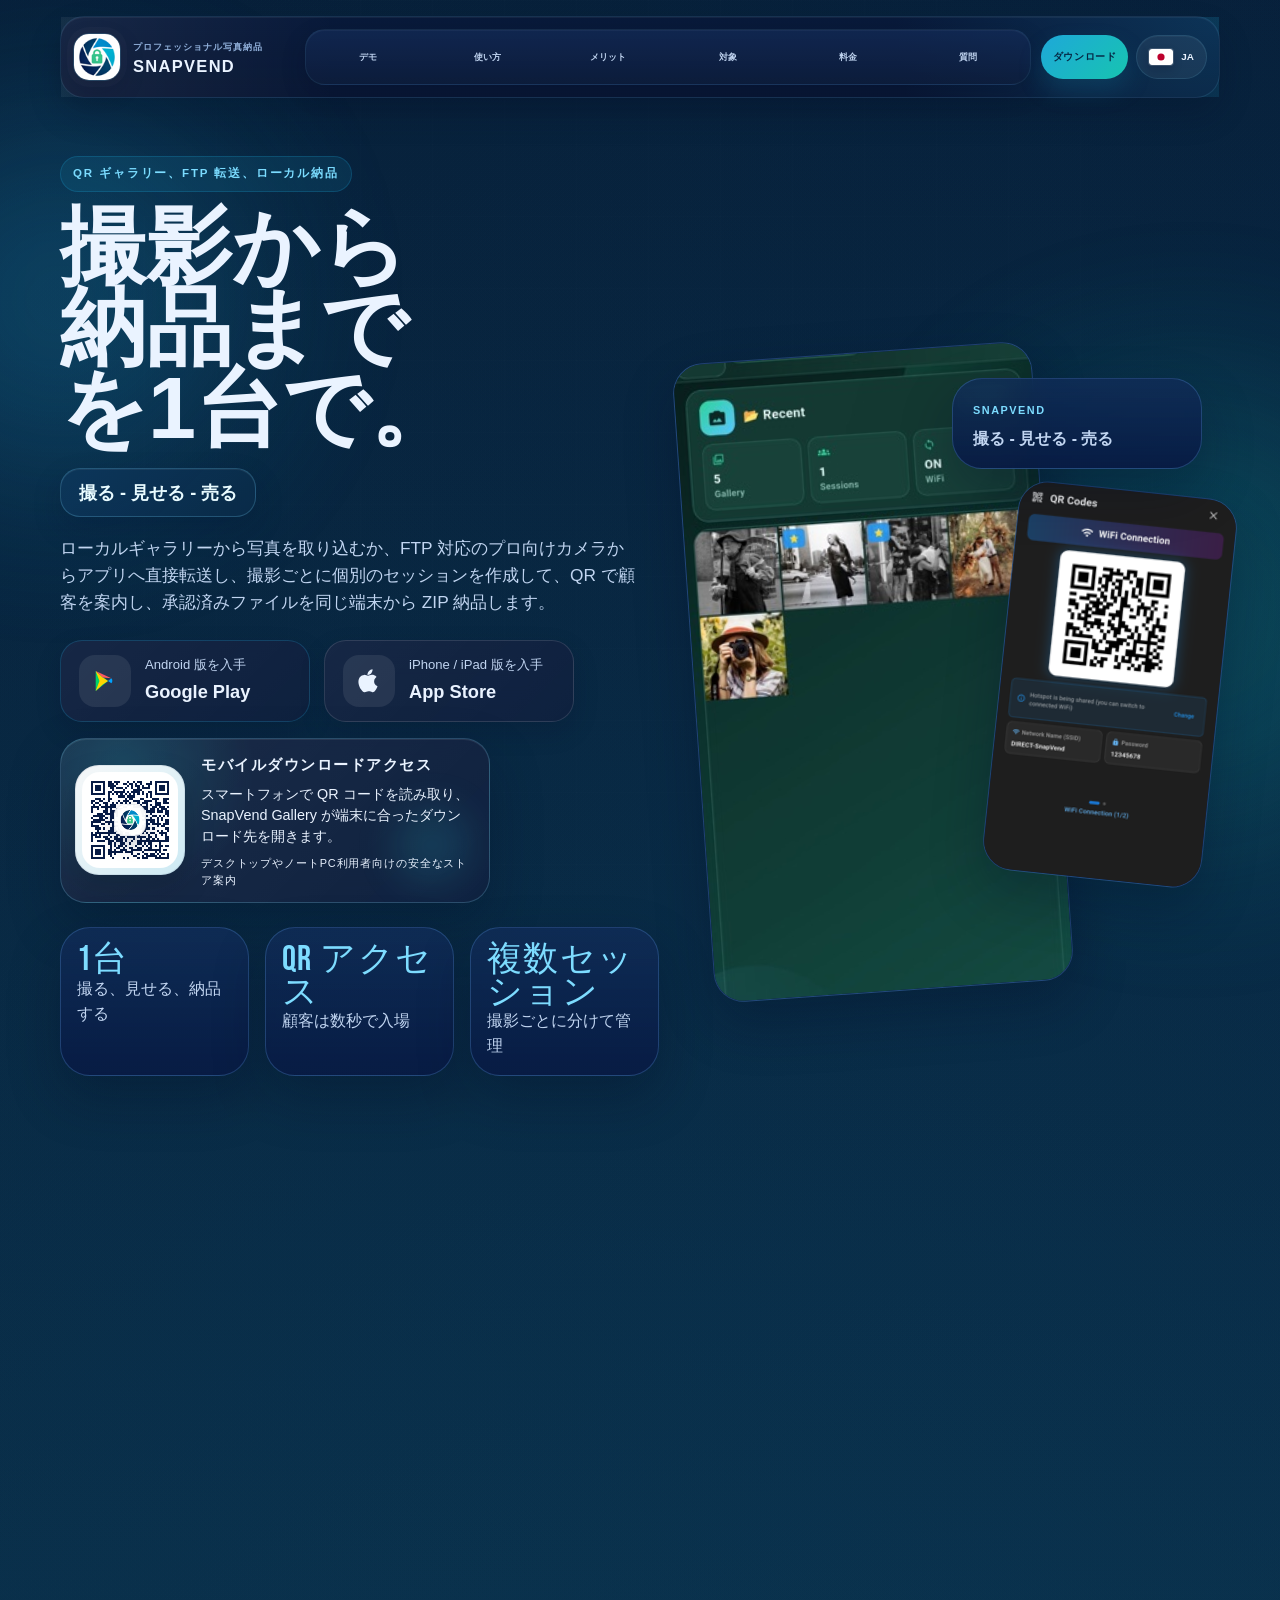
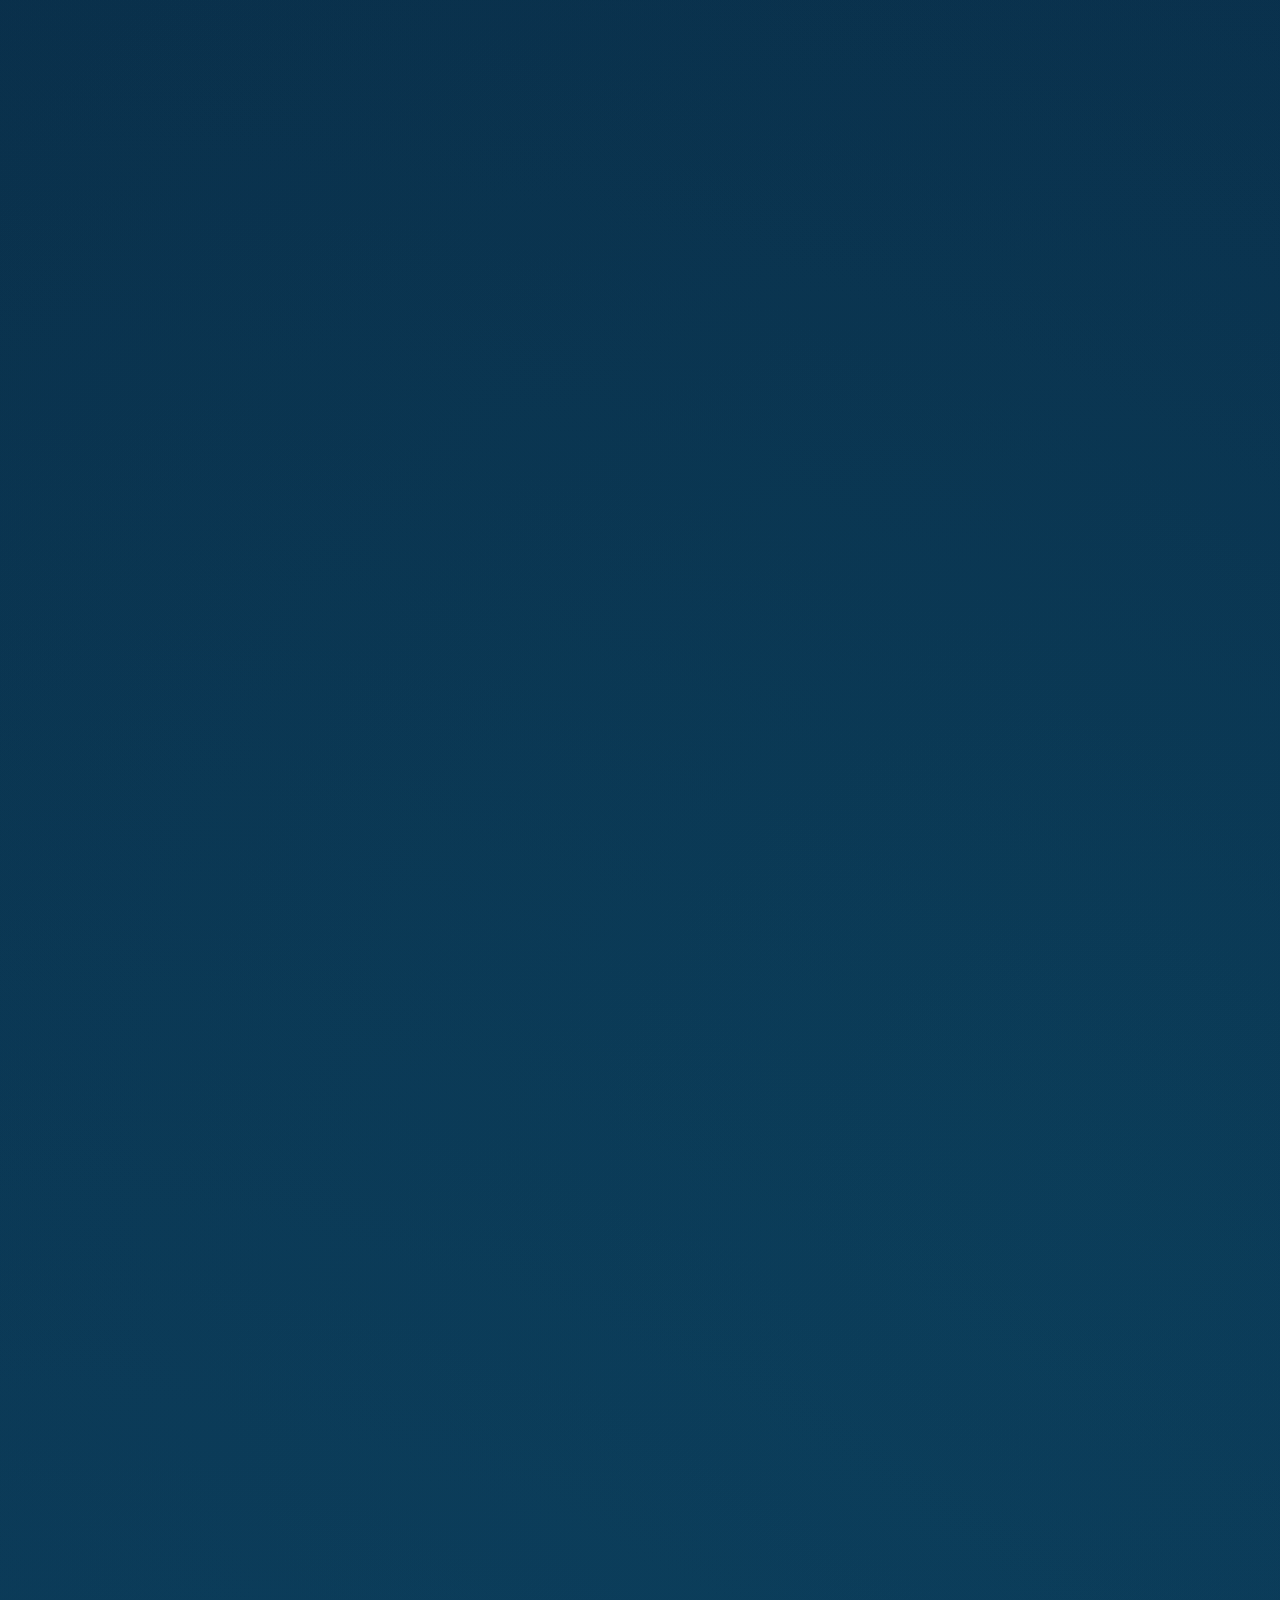
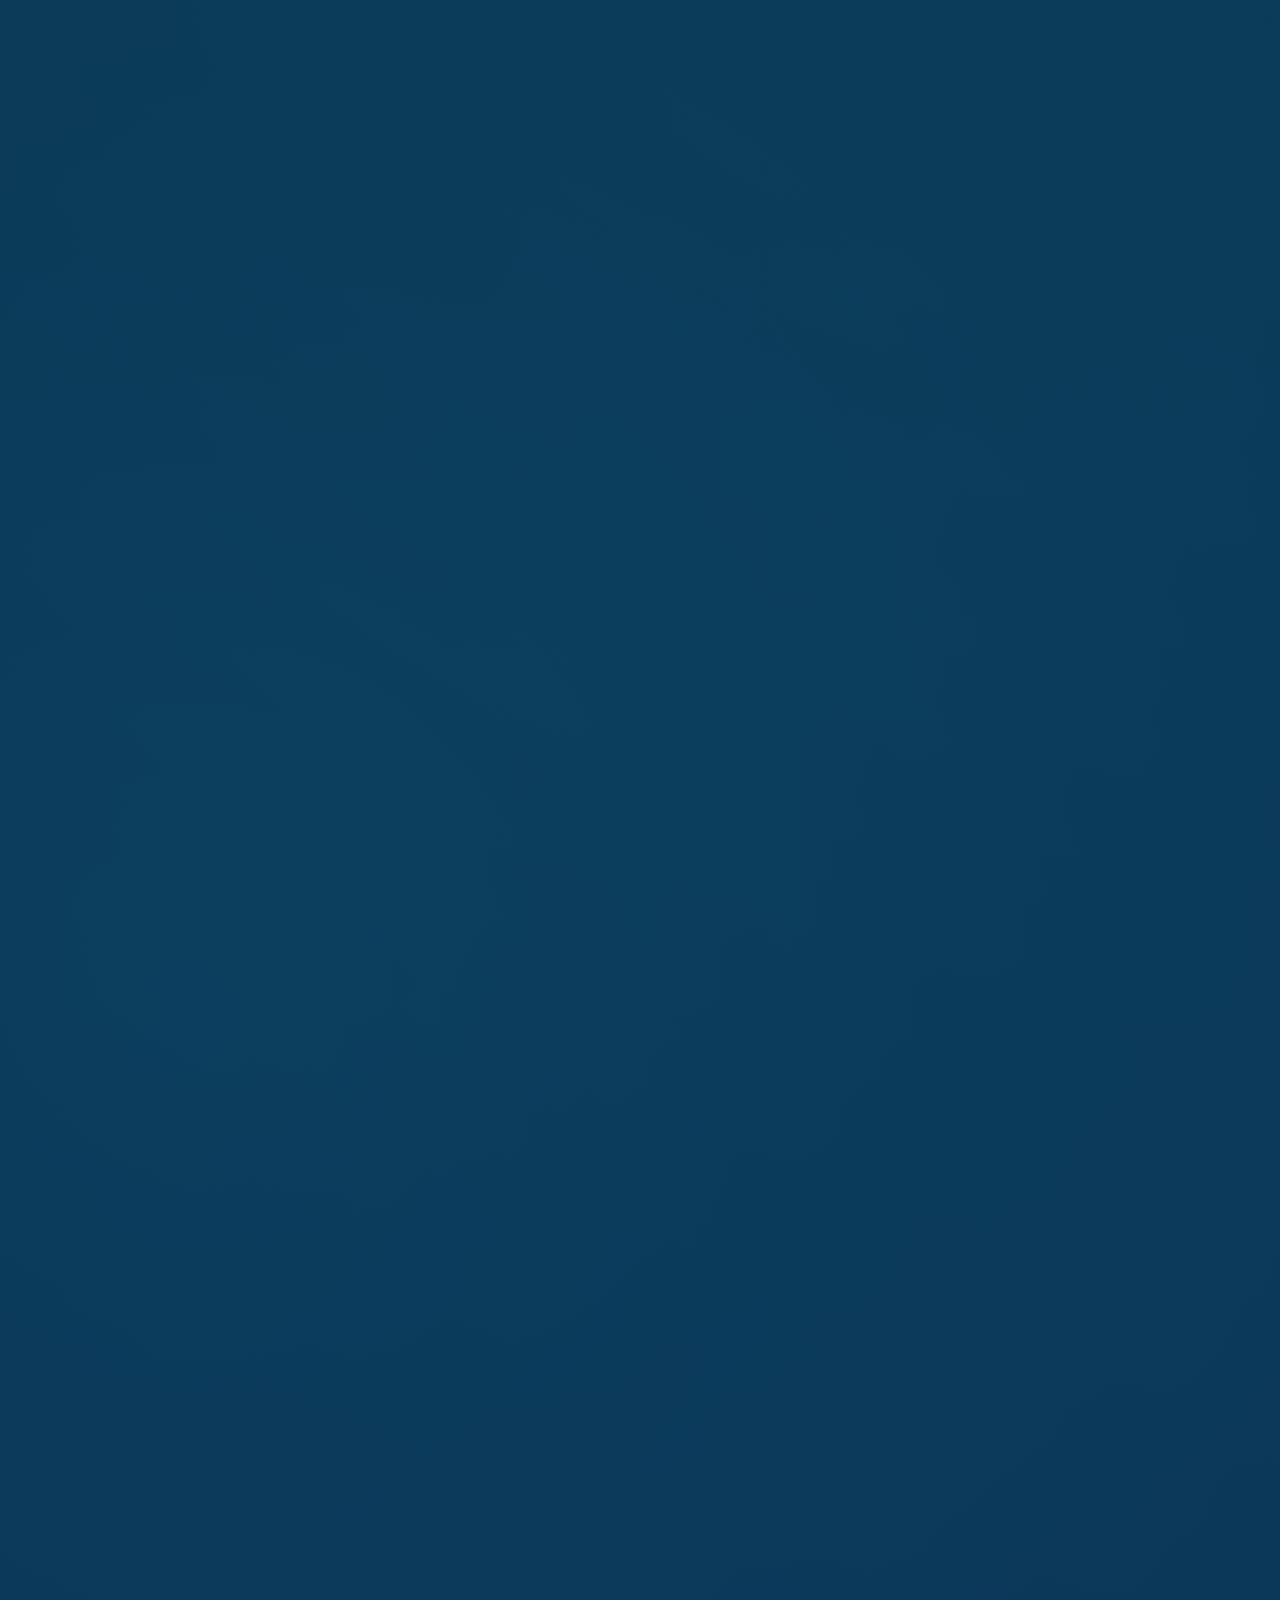
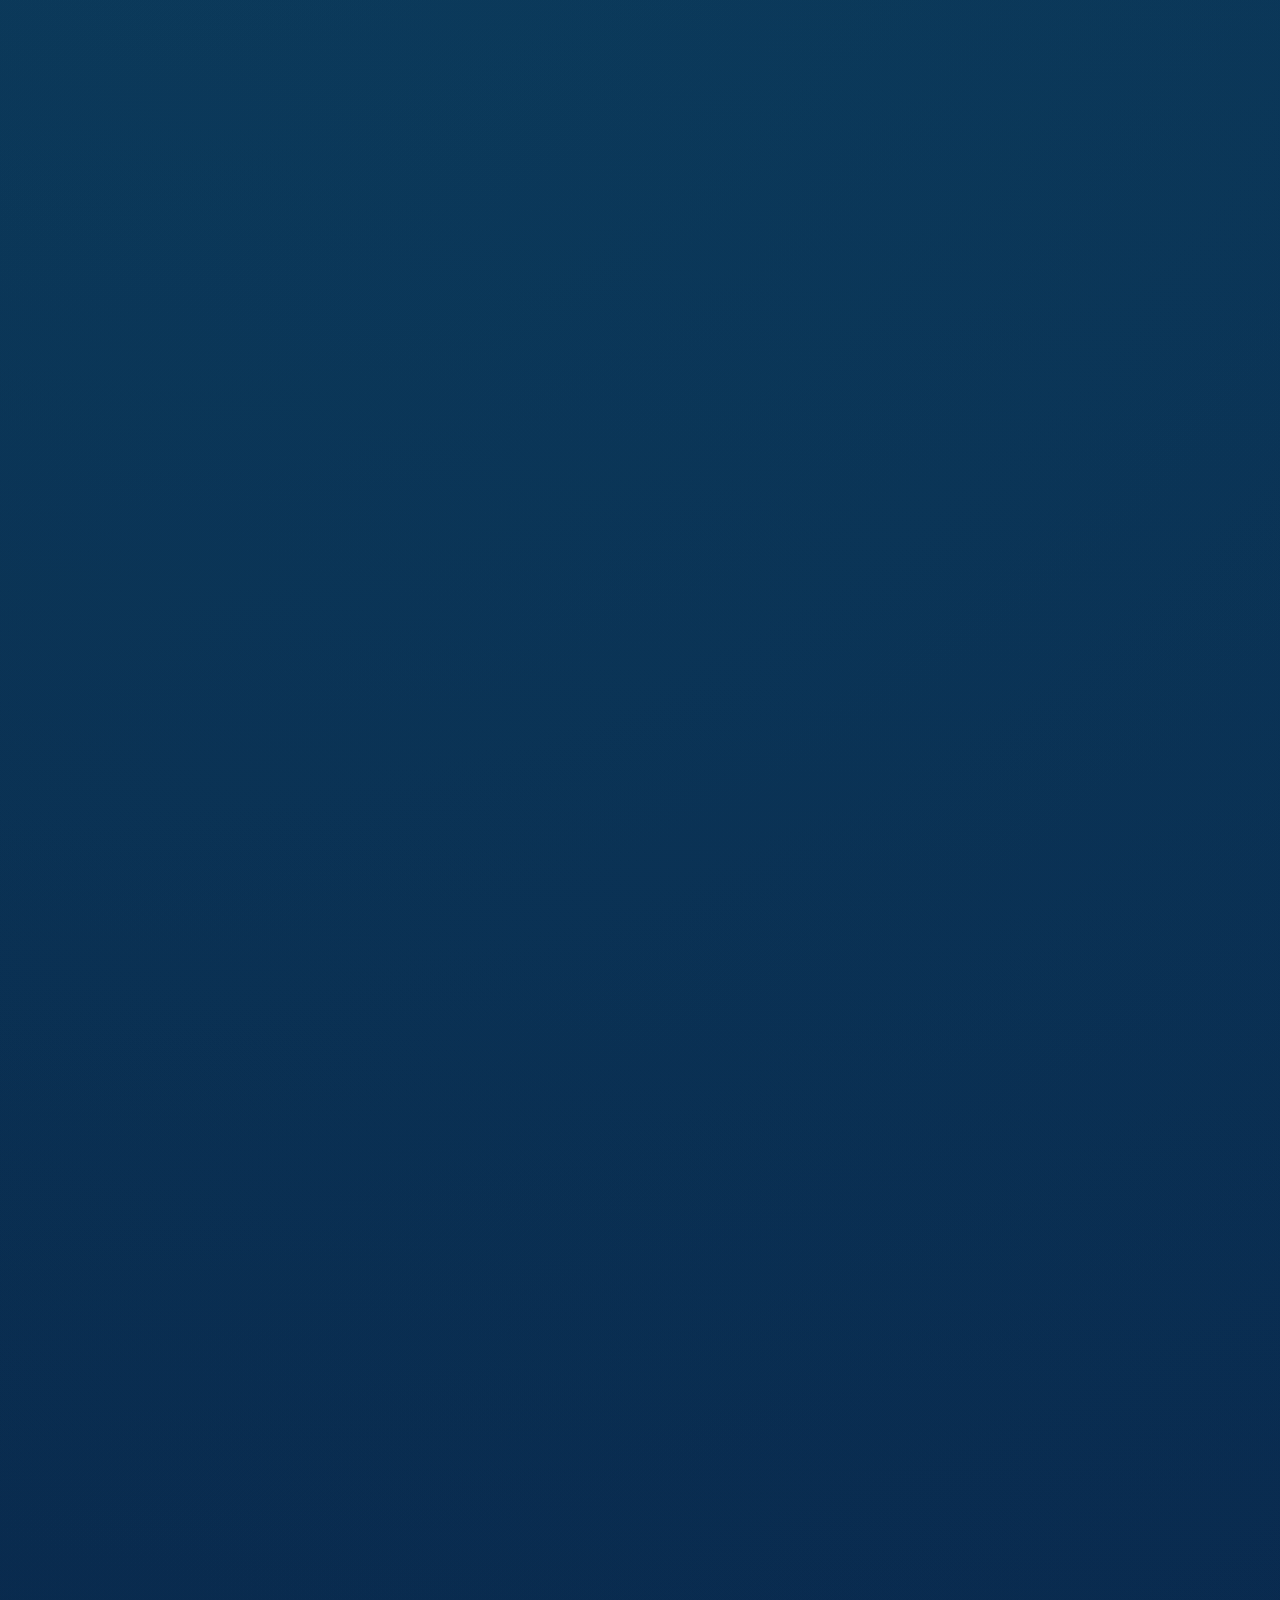
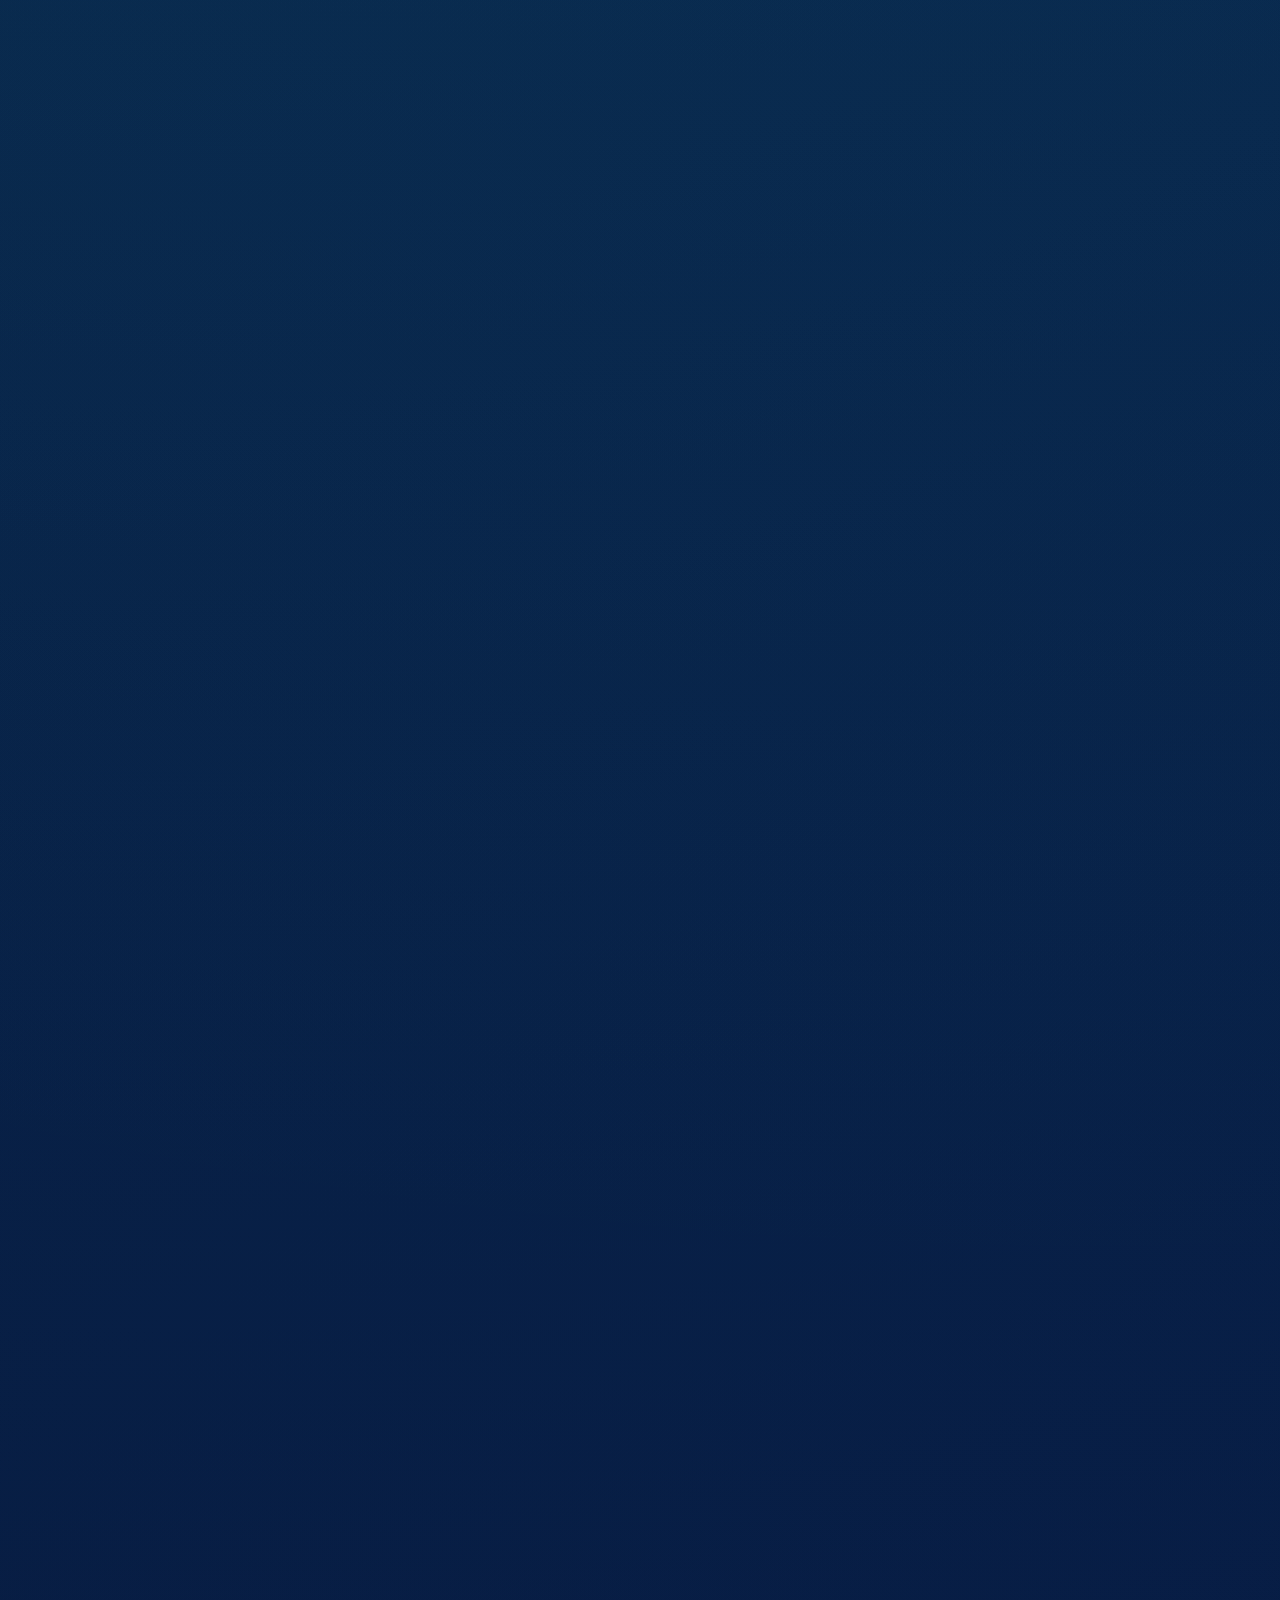
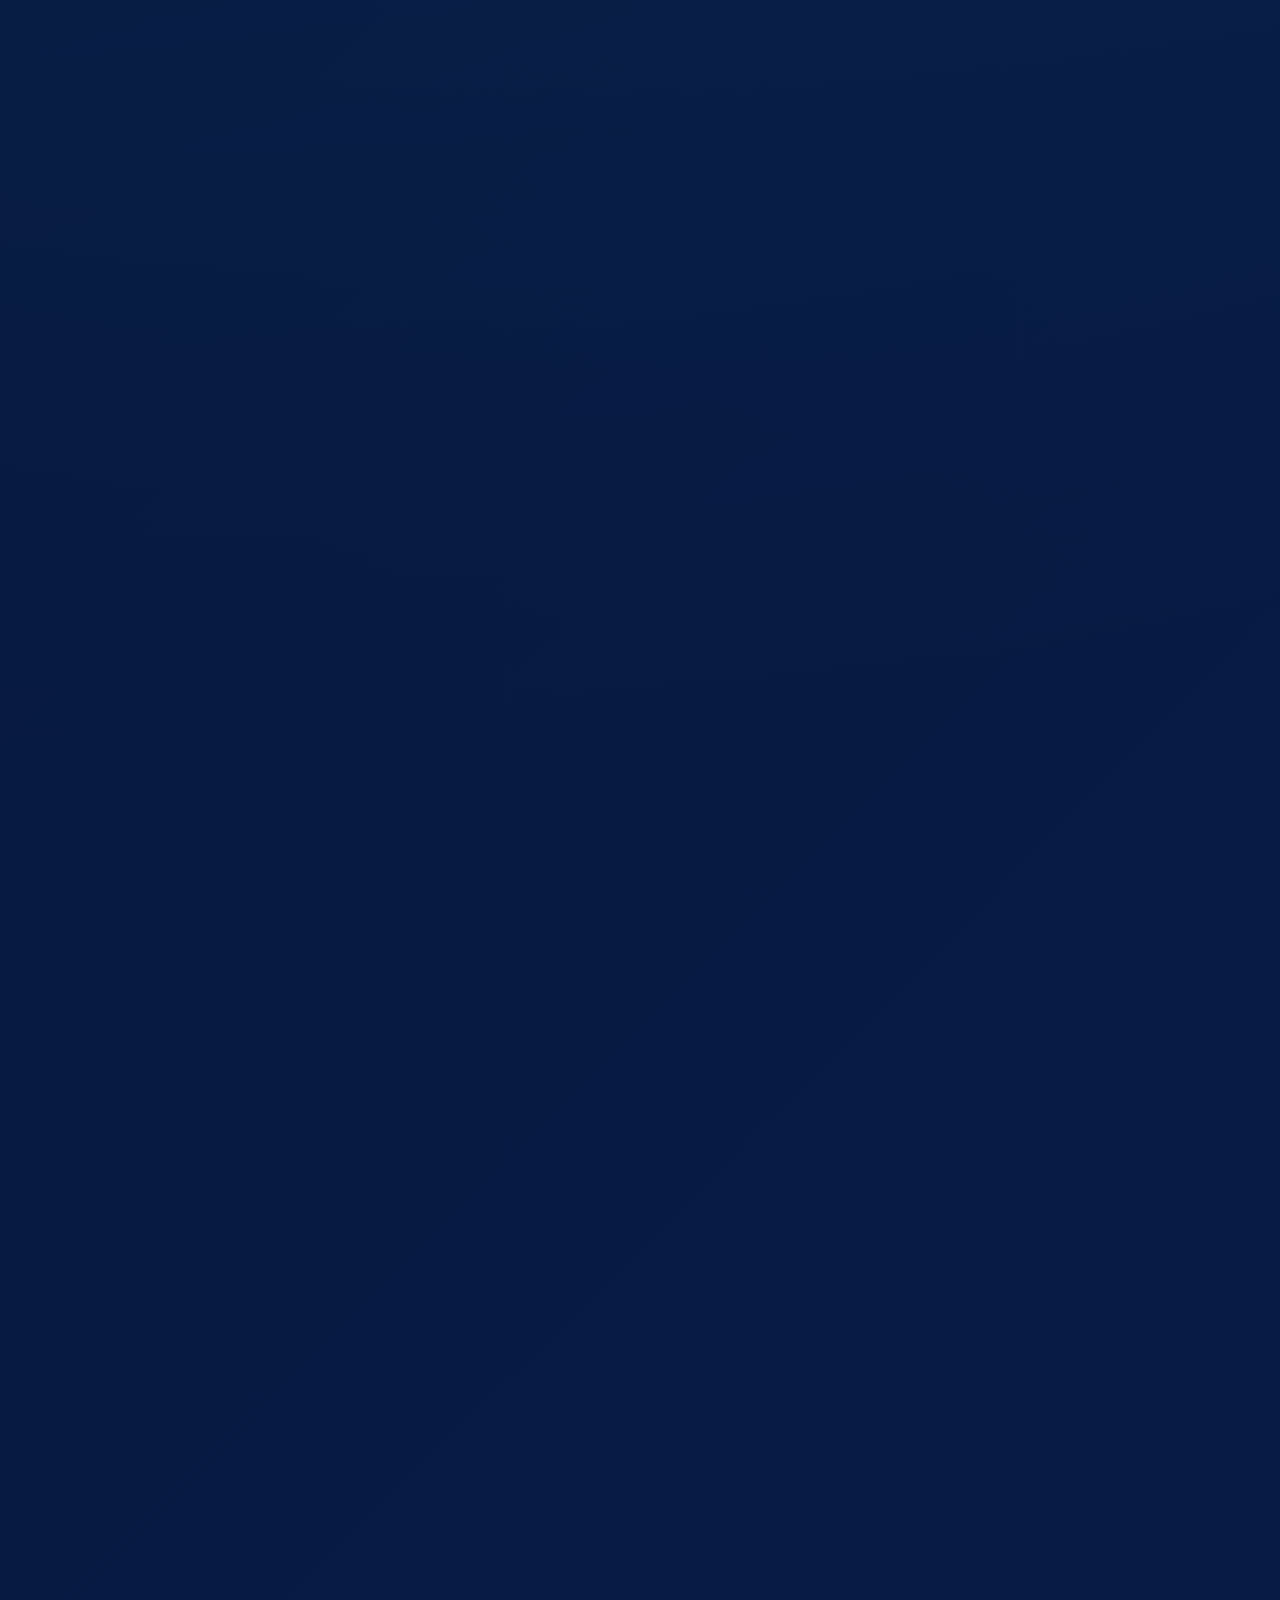
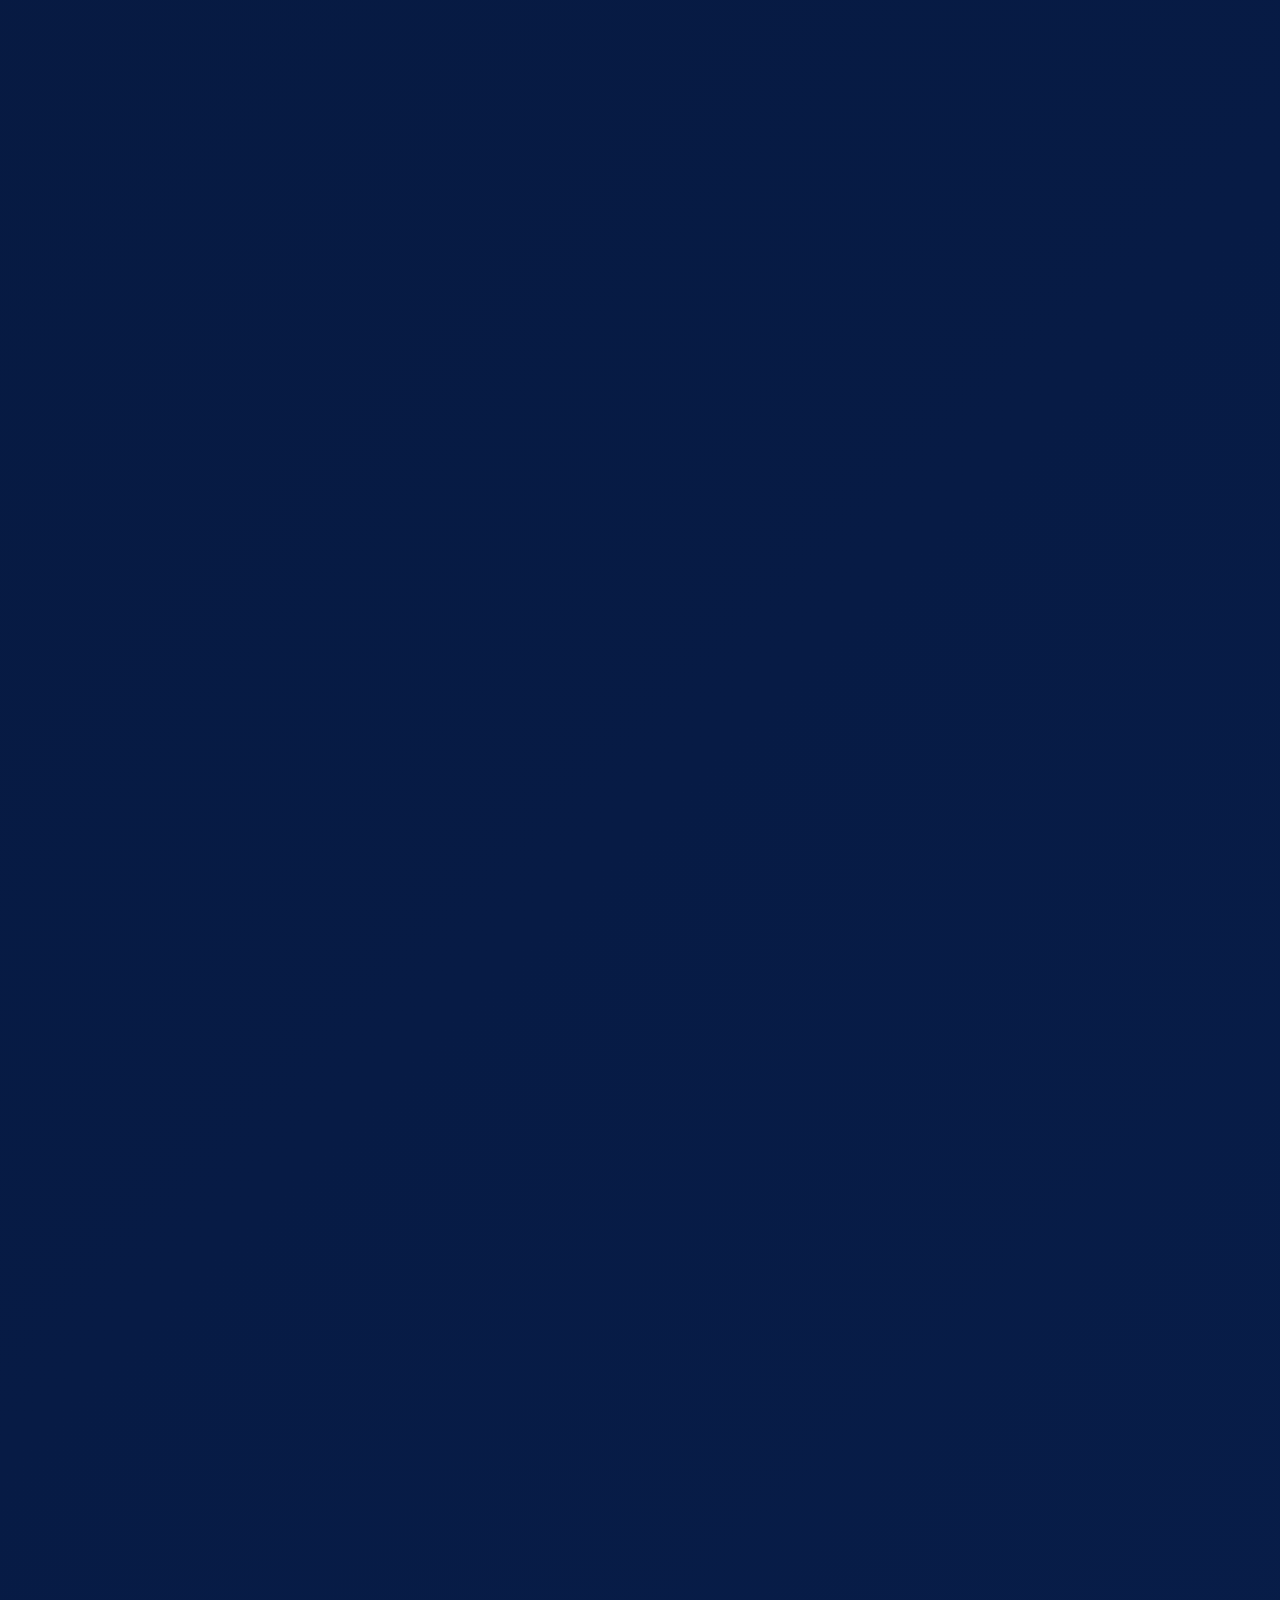
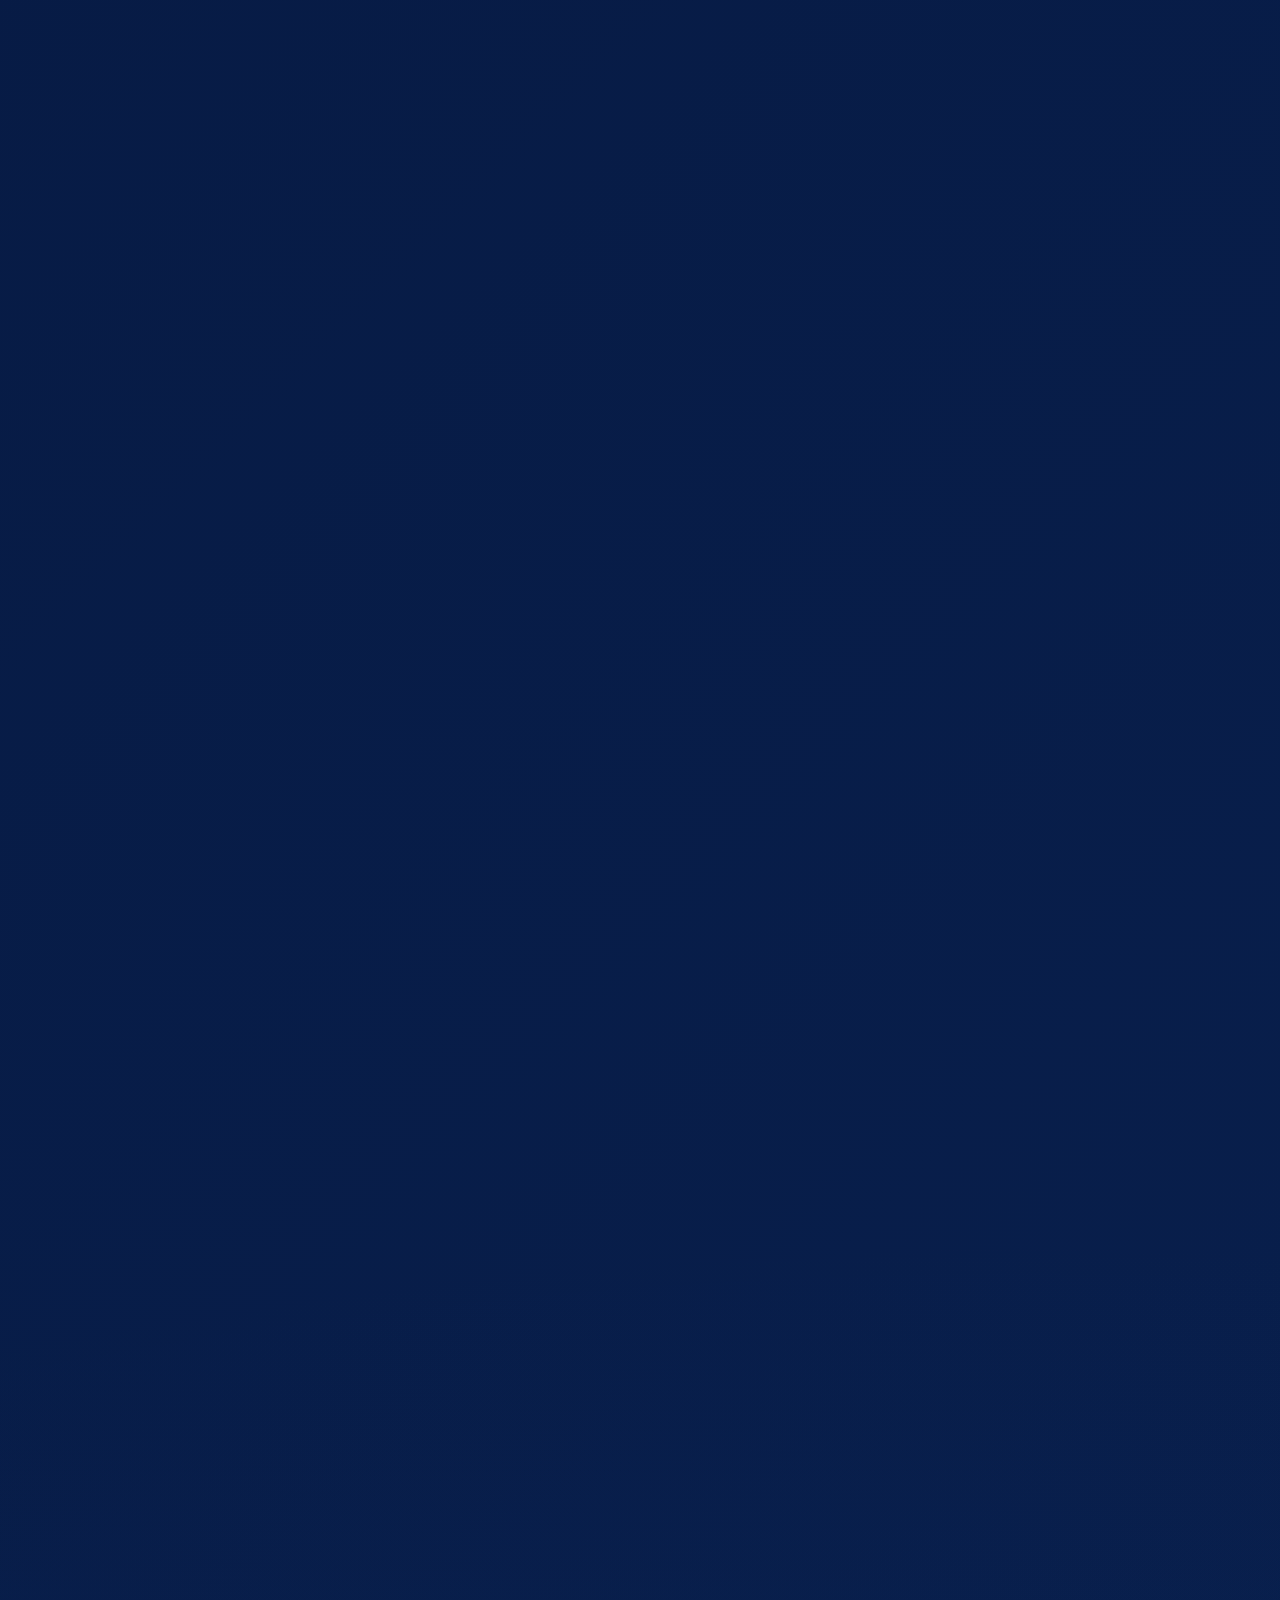
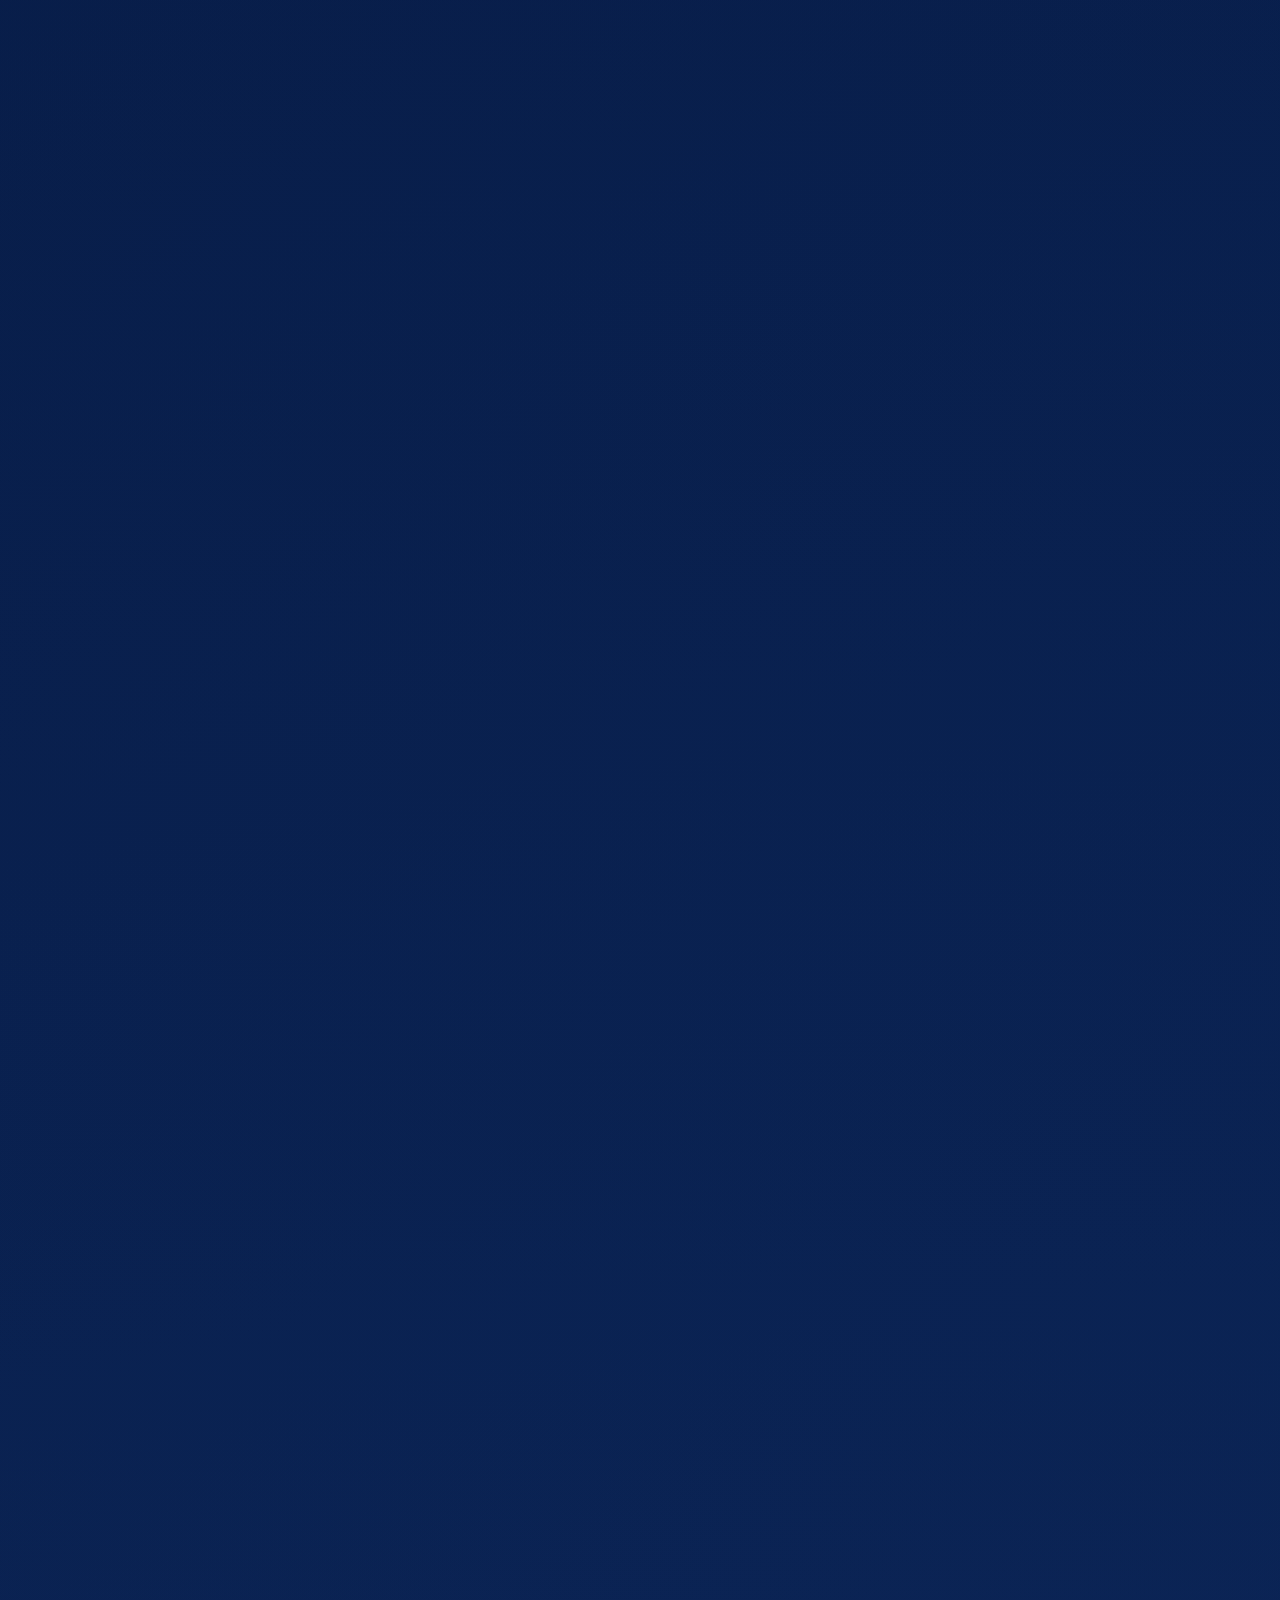
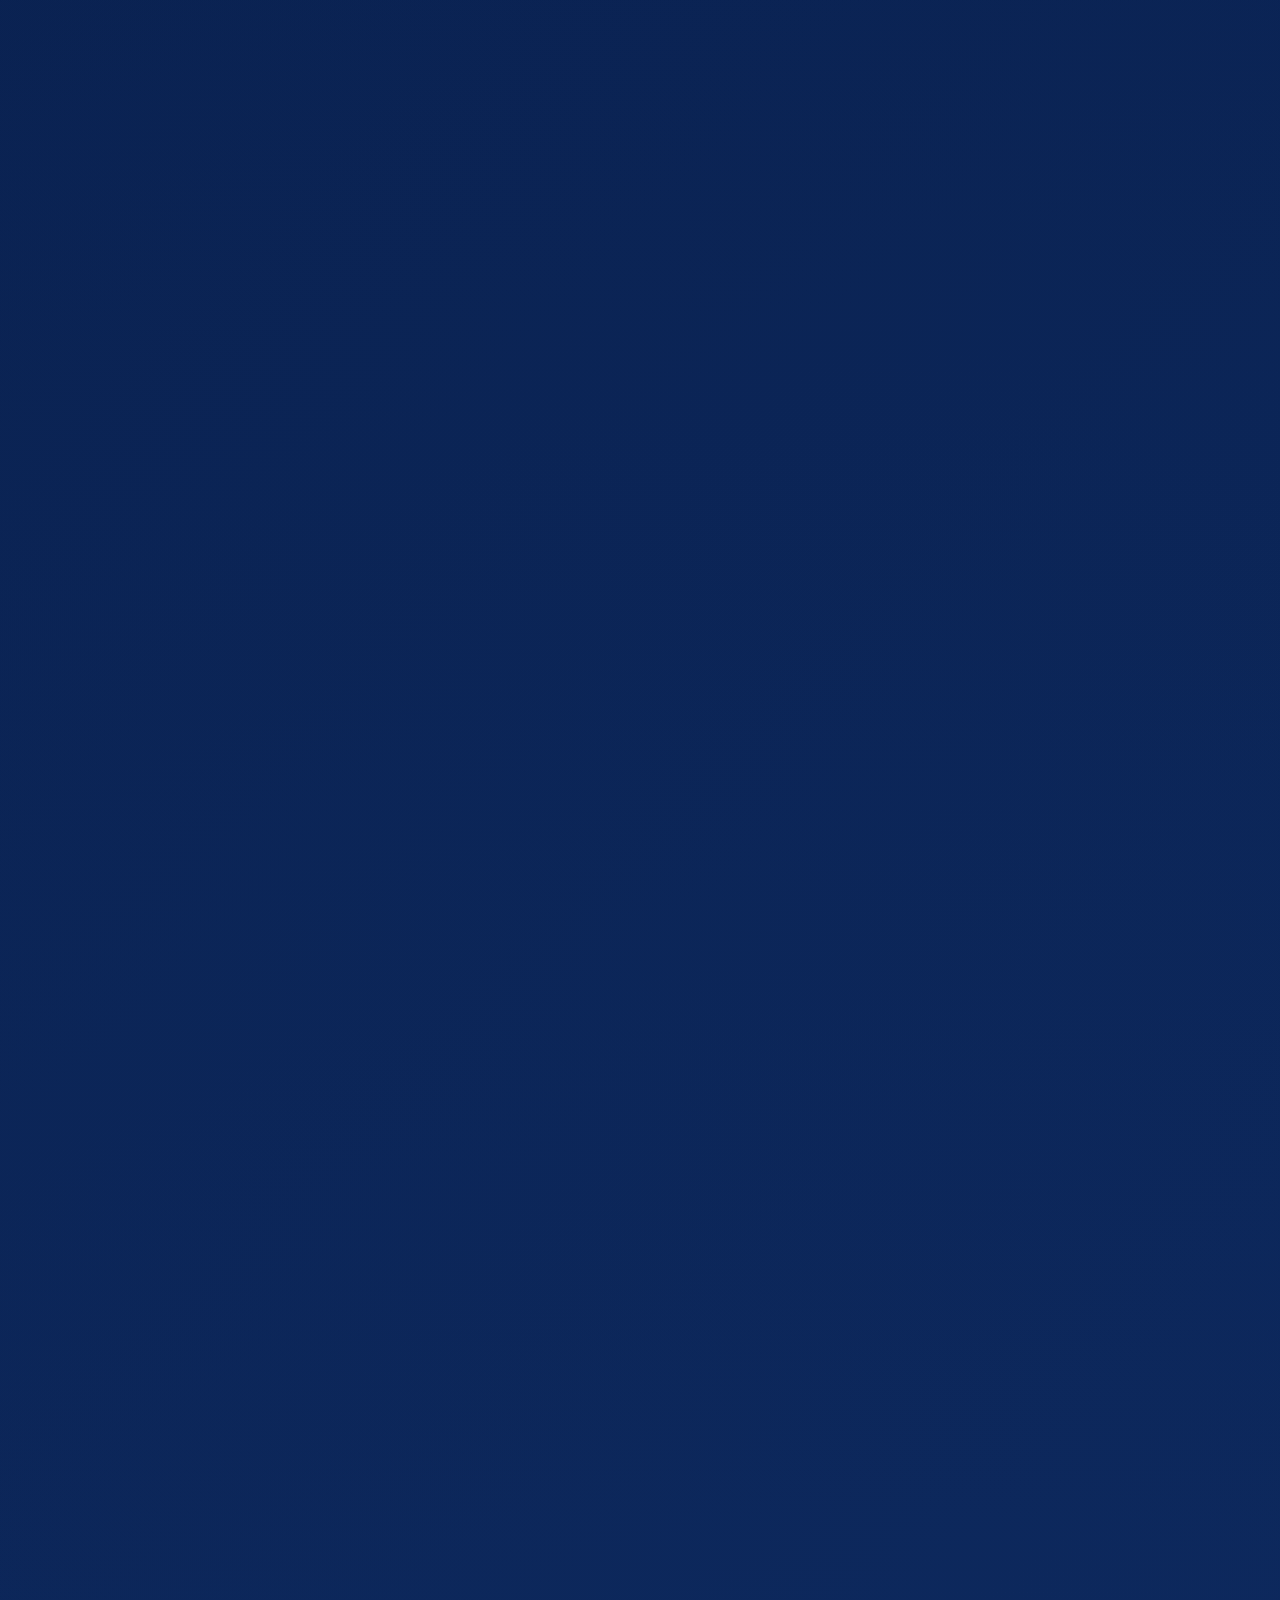
<file: ja/index.html>
<!doctype html>
<html lang="ja" dir="ltr" data-locale="ja">
  <head>
    <meta charset="utf-8">
    <meta name="viewport" content="width=device-width, initial-scale=1">
    <title>SnapVend Gallery | 写真家向けQRギャラリーとローカル納品</title>
    <meta name="description" content="SnapVend Gallery は、QR ギャラリー、FTP カメラ転送、顧客の選択、ZIP 納品を1台のスマホやタブレットで管理できる写真家向けアプリです。">
    <meta name="keywords" content="SnapVend Gallery, SnapVend, snapvendgallery.com, SnapVend Gallery アプリ, フォトグラファー向け QR ギャラリーアプリ, 写真納品アプリ, 撮る - 見せる - 売る, QR ギャラリー、FTP 転送、ローカル納品, QR、セッション、納品を一つの流れに, 従来のギャラリー共有よりも管理しやすい現場フロー, 現場で動くプロの撮影チーム向け, SnapVend が特に力を発揮する現場フローを紹介します, ご要望やご相談、提携メッセージを直接お送りください, 多言語対応でより分かりやすい顧客フロー, 最初の納品フローを数分で設定, 新しい写真が大画面に表示され、QR から販売が始まります, ライブフローの仕組み, 販売、プリント、ライセンスを一つのプロ向けフローに, 1 台のスマートフォン + 1 台のタブレットで管理された Premium 利用, プロ向けカメラから取り込む, 個別セッションを開始する, QR でセッションギャラリーを開く, ローカル決済を表示して PAC を確認, ZIP 納品とセッション追跡, 顧客に別アプリを入れさせない, セッション単位で整理できる, 販売と納品を一台で完了, ライブ撮影向けの運用コントロール, ライセンスとデバイスルールが明確, イベント会場の大画面, 結婚式のプリント依頼, TV、タブレット、ノート PC に対応, カメラで撮影し、FTP でアプリへ送信します。, 新しい写真がライブ表示に自動で追加されます。, 顧客が QR を読み取り、自分の写真を選びます。, 購入済みまたはプリント依頼済みの写真はライブ画面から外れます。, ライブ販売プレゼンテーション, スタッフ承認と PAC 管理, ウェディングプリント準備, レポートとエクスポート, Google Play と App Store のサブスクリプションに対応準備, デバイス有効化とデバイス交換フロー, 独自の事業名、ロゴ、ZIP ファイル名, ウェディング・イベント撮影, スタジオ・ポートレート, 学校・スポーツ・法人撮影, ストリート、観光地、モバイルポートレート撮影, モバイル納品チーム, Web サイトと最初の導線, ギャラリーと顧客の選択, 承認と納品, アプリを導入, 写真を取り込む, QR で見せる, 承認して納品, 結婚式とゲスト選定, ウェディング向けプリントリスト, スタジオ確認デスク, 学校とスポーツ撮影, ストリートと観光地でのポートレート販売, 企業イベントブース, ウェディングの印刷・納品チーム, 即日納品チーム, ブランド重視のスタジオ, ローカルネット運用, 複数セッション運営チーム, 日次納品が無制限, ライブ表示と大型画面の販売ビューが無制限, プリントキュー / プリント注文リストが無制限, 売上、ダウンロード、コンバージョンの詳細レポート, 決済/PAC 承認と ZIP 納品フロー, 1台のスマートフォン + 1台のタブレットを有効化, 購入の復元とサブスクリプション管理, 月額 Premium のすべての運用機能, 12か月利用で総コストを最適化, 確認済みライセンスは14日間のオフラインアクセス枠を保持, 忙しいウェディング、イベント、現場チーム向けの安定利用, ライブ表示、プリントキュー、レポートを年間を通じて無制限, ブランドと納品フローを完全に管理, QR アクセス、セッション、支払い、納品が一つの流れでつながります。, 結婚式、イベント、スタジオ、モバイルポートレート販売に合います。, ローカルネットワーク中心なので、速く、管理しやすく、インターネット依存も抑えられます。, 一般的な問い合わせ, デモ依頼, 料金, 提携, 特別な依頼">
    <meta name="robots" content="index,follow,max-image-preview:large,max-snippet:-1,max-video-preview:-1">
    <meta name="theme-color" content="#071b45">
    <meta http-equiv="content-language" content="ja">
    <meta name="application-name" content="SnapVend Gallery">
    <meta property="og:site_name" content="SnapVend Gallery">
    <meta property="og:type" content="website">
    <meta property="og:title" content="SnapVend Gallery | 写真家向けQRギャラリーとローカル納品">
    <meta property="og:description" content="SnapVend Gallery は、QR ギャラリー、FTP カメラ転送、顧客の選択、ZIP 納品を1台のスマホやタブレットで管理できる写真家向けアプリです。">
    <meta property="og:url" content="https://snapvendgallery.com/ja/">
    <meta property="og:image" content="https://snapvendgallery.com/assets/branding/app_icon_store_512.png">
    <meta property="og:image:alt" content="SnapVend Gallery | 写真家向けQRギャラリーとローカル納品">
    <meta property="og:locale" content="ja_JP">
    <meta name="twitter:card" content="summary_large_image">
    <meta name="twitter:title" content="SnapVend Gallery | 写真家向けQRギャラリーとローカル納品">
    <meta name="twitter:description" content="SnapVend Gallery は、QR ギャラリー、FTP カメラ転送、顧客の選択、ZIP 納品を1台のスマホやタブレットで管理できる写真家向けアプリです。">
    <meta name="twitter:image" content="https://snapvendgallery.com/assets/branding/app_icon_store_512.png">
    <meta name="twitter:image:alt" content="SnapVend Gallery | 写真家向けQRギャラリーとローカル納品">
    <link rel="canonical" href="https://snapvendgallery.com/ja/">
    <link rel="alternate" hreflang="x-default" href="https://snapvendgallery.com/">
    <link rel="alternate" hreflang="tr" href="https://snapvendgallery.com/">
    <link rel="alternate" hreflang="tr-TR" href="https://snapvendgallery.com/">
    <link rel="alternate" hreflang="en" href="https://snapvendgallery.com/en/">
    <link rel="alternate" hreflang="en-US" href="https://snapvendgallery.com/en/">
    <link rel="alternate" hreflang="en-GB" href="https://snapvendgallery.com/en/">
    <link rel="alternate" hreflang="en-CA" href="https://snapvendgallery.com/en/">
    <link rel="alternate" hreflang="en-AU" href="https://snapvendgallery.com/en/">
    <link rel="alternate" hreflang="es" href="https://snapvendgallery.com/es/">
    <link rel="alternate" hreflang="es-ES" href="https://snapvendgallery.com/es/">
    <link rel="alternate" hreflang="es-MX" href="https://snapvendgallery.com/es/">
    <link rel="alternate" hreflang="es-AR" href="https://snapvendgallery.com/es/">
    <link rel="alternate" hreflang="es-CO" href="https://snapvendgallery.com/es/">
    <link rel="alternate" hreflang="fr" href="https://snapvendgallery.com/fr/">
    <link rel="alternate" hreflang="fr-FR" href="https://snapvendgallery.com/fr/">
    <link rel="alternate" hreflang="fr-CA" href="https://snapvendgallery.com/fr/">
    <link rel="alternate" hreflang="fr-BE" href="https://snapvendgallery.com/fr/">
    <link rel="alternate" hreflang="fr-CH" href="https://snapvendgallery.com/fr/">
    <link rel="alternate" hreflang="de" href="https://snapvendgallery.com/de/">
    <link rel="alternate" hreflang="de-DE" href="https://snapvendgallery.com/de/">
    <link rel="alternate" hreflang="de-AT" href="https://snapvendgallery.com/de/">
    <link rel="alternate" hreflang="de-CH" href="https://snapvendgallery.com/de/">
    <link rel="alternate" hreflang="it" href="https://snapvendgallery.com/it/">
    <link rel="alternate" hreflang="it-IT" href="https://snapvendgallery.com/it/">
    <link rel="alternate" hreflang="it-CH" href="https://snapvendgallery.com/it/">
    <link rel="alternate" hreflang="pt" href="https://snapvendgallery.com/pt/">
    <link rel="alternate" hreflang="pt-BR" href="https://snapvendgallery.com/pt/">
    <link rel="alternate" hreflang="pt-PT" href="https://snapvendgallery.com/pt/">
    <link rel="alternate" hreflang="ru" href="https://snapvendgallery.com/ru/">
    <link rel="alternate" hreflang="ru-RU" href="https://snapvendgallery.com/ru/">
    <link rel="alternate" hreflang="ru-KZ" href="https://snapvendgallery.com/ru/">
    <link rel="alternate" hreflang="ar" href="https://snapvendgallery.com/ar/">
    <link rel="alternate" hreflang="ar-SA" href="https://snapvendgallery.com/ar/">
    <link rel="alternate" hreflang="ar-AE" href="https://snapvendgallery.com/ar/">
    <link rel="alternate" hreflang="ar-EG" href="https://snapvendgallery.com/ar/">
    <link rel="alternate" hreflang="hi" href="https://snapvendgallery.com/hi/">
    <link rel="alternate" hreflang="hi-IN" href="https://snapvendgallery.com/hi/">
    <link rel="alternate" hreflang="ja" href="https://snapvendgallery.com/ja/">
    <link rel="alternate" hreflang="ja-JP" href="https://snapvendgallery.com/ja/">
    <link rel="alternate" hreflang="zh" href="https://snapvendgallery.com/zh/">
    <link rel="alternate" hreflang="zh-CN" href="https://snapvendgallery.com/zh/">
    <link rel="alternate" hreflang="zh-SG" href="https://snapvendgallery.com/zh/">
    <link rel="icon" type="image/png" href="../assets/branding/snapvend_logo_square.png">
    <link rel="shortcut icon" href="../assets/branding/snapvend_logo_square.png">
    <link rel="apple-touch-icon" href="../assets/branding/snapvend_logo_square.png">
    <link rel="manifest" href="../manifest.webmanifest">
    <link rel="preload" href="../assets/fonts/BebasNeue-Regular.ttf" as="font" type="font/ttf" crossorigin>
    <link rel="preload" href="../assets/fonts/JosefinSans-Bold.ttf" as="font" type="font/ttf" crossorigin>
    <link rel="stylesheet" href="../styles.css?v=20260724084150">
    <script type="application/ld+json">{"@context":"https://schema.org","@graph":[{"@type":"Organization","@id":"https://snapvendgallery.com/#organization","name":"SnapVend Gallery","alternateName":["SnapVend","SnapVend QR Gallery","SnapVend Photo Delivery"],"description":"SnapVend Gallery は、QR ギャラリー、FTP カメラ転送、顧客の選択、ZIP 納品を1台のスマホやタブレットで管理できる写真家向けアプリです。","disambiguatingDescription":"SnapVend Gallery は、snapvendgallery.com で公開されているフォトグラファー向け QR ギャラリーおよびローカル写真納品アプリです。","slogan":"撮る - 見せる - 売る","url":"https://snapvendgallery.com/","logo":{"@type":"ImageObject","url":"https://snapvendgallery.com/assets/branding/snapvend_logo_square.png"},"image":"https://snapvendgallery.com/assets/branding/snapvend_logo_square.png","sameAs":["https://snapvendgallery.com/","https://play.google.com/store/apps/details?id=com.snapvend.gallery","https://apps.apple.com/us/app/snapvend-gallery/id6764613281"],"contactPoint":[{"@id":"https://snapvendgallery.com/#sales-contact"}]},{"@type":"ContactPoint","@id":"https://snapvendgallery.com/#sales-contact","contactType":"sales","email":"snapvendinfo@gmail.com","url":"mailto:snapvendinfo@gmail.com","availableLanguage":["トルコ語","英語","スペイン語","フランス語","ドイツ語","イタリア語","ポルトガル語","ロシア語","アラビア語","ヒンディー語","日本語","中国語"]},{"@type":"WebSite","@id":"https://snapvendgallery.com/#website","url":"https://snapvendgallery.com/","name":"SnapVend Gallery","alternateName":"SnapVend","inLanguage":"ja","publisher":{"@id":"https://snapvendgallery.com/#organization"}},{"@type":"WebPage","@id":"https://snapvendgallery.com/ja/#webpage","url":"https://snapvendgallery.com/ja/","name":"SnapVend Gallery | 写真家向けQRギャラリーとローカル納品","description":"SnapVend Gallery は、QR ギャラリー、FTP カメラ転送、顧客の選択、ZIP 納品を1台のスマホやタブレットで管理できる写真家向けアプリです。","inLanguage":"ja","isPartOf":{"@id":"https://snapvendgallery.com/#website"},"about":{"@id":"https://snapvendgallery.com/ja/#app"},"mainEntity":{"@id":"https://snapvendgallery.com/ja/#app"},"primaryImageOfPage":{"@type":"ImageObject","url":"https://snapvendgallery.com/assets/branding/snapvend_logo_square.png"},"keywords":"SnapVend Gallery, SnapVend, snapvendgallery.com, SnapVend Gallery アプリ, フォトグラファー向け QR ギャラリーアプリ, 写真納品アプリ, 撮る - 見せる - 売る, QR ギャラリー、FTP 転送、ローカル納品, QR、セッション、納品を一つの流れに, 従来のギャラリー共有よりも管理しやすい現場フロー, 現場で動くプロの撮影チーム向け, SnapVend が特に力を発揮する現場フローを紹介します, ご要望やご相談、提携メッセージを直接お送りください, 多言語対応でより分かりやすい顧客フロー, 最初の納品フローを数分で設定, 新しい写真が大画面に表示され、QR から販売が始まります, ライブフローの仕組み, 販売、プリント、ライセンスを一つのプロ向けフローに, 1 台のスマートフォン + 1 台のタブレットで管理された Premium 利用, プロ向けカメラから取り込む, 個別セッションを開始する, QR でセッションギャラリーを開く, ローカル決済を表示して PAC を確認, ZIP 納品とセッション追跡, 顧客に別アプリを入れさせない, セッション単位で整理できる, 販売と納品を一台で完了, ライブ撮影向けの運用コントロール, ライセンスとデバイスルールが明確, イベント会場の大画面, 結婚式のプリント依頼, TV、タブレット、ノート PC に対応, カメラで撮影し、FTP でアプリへ送信します。, 新しい写真がライブ表示に自動で追加されます。, 顧客が QR を読み取り、自分の写真を選びます。, 購入済みまたはプリント依頼済みの写真はライブ画面から外れます。, ライブ販売プレゼンテーション, スタッフ承認と PAC 管理, ウェディングプリント準備, レポートとエクスポート, Google Play と App Store のサブスクリプションに対応準備, デバイス有効化とデバイス交換フロー, 独自の事業名、ロゴ、ZIP ファイル名, ウェディング・イベント撮影, スタジオ・ポートレート, 学校・スポーツ・法人撮影, ストリート、観光地、モバイルポートレート撮影, モバイル納品チーム, Web サイトと最初の導線, ギャラリーと顧客の選択, 承認と納品, アプリを導入, 写真を取り込む, QR で見せる, 承認して納品, 結婚式とゲスト選定, ウェディング向けプリントリスト, スタジオ確認デスク, 学校とスポーツ撮影, ストリートと観光地でのポートレート販売, 企業イベントブース, ウェディングの印刷・納品チーム, 即日納品チーム, ブランド重視のスタジオ, ローカルネット運用, 複数セッション運営チーム, 日次納品が無制限, ライブ表示と大型画面の販売ビューが無制限, プリントキュー / プリント注文リストが無制限, 売上、ダウンロード、コンバージョンの詳細レポート, 決済/PAC 承認と ZIP 納品フロー, 1台のスマートフォン + 1台のタブレットを有効化, 購入の復元とサブスクリプション管理, 月額 Premium のすべての運用機能, 12か月利用で総コストを最適化, 確認済みライセンスは14日間のオフラインアクセス枠を保持, 忙しいウェディング、イベント、現場チーム向けの安定利用, ライブ表示、プリントキュー、レポートを年間を通じて無制限, ブランドと納品フローを完全に管理, QR アクセス、セッション、支払い、納品が一つの流れでつながります。, 結婚式、イベント、スタジオ、モバイルポートレート販売に合います。, ローカルネットワーク中心なので、速く、管理しやすく、インターネット依存も抑えられます。, 一般的な問い合わせ, デモ依頼, 料金, 提携, 特別な依頼","hasPart":[{"@id":"https://snapvendgallery.com/ja/#audience"},{"@id":"https://snapvendgallery.com/ja/#language-support-benefits"},{"@id":"https://snapvendgallery.com/ja/#why-snapvend"},{"@id":"https://snapvendgallery.com/ja/#live-presentation"},{"@id":"https://snapvendgallery.com/ja/#field-operations"},{"@id":"https://snapvendgallery.com/ja/#quick-start"},{"@id":"https://snapvendgallery.com/ja/#use-cases"},{"@id":"https://snapvendgallery.com/ja/#reference-profiles"},{"@id":"https://snapvendgallery.com/ja/#faq"},{"@id":"https://snapvendgallery.com/ja/#contact-page"},{"@id":"https://snapvendgallery.com/ja/#contact-topics"},{"@id":"https://snapvendgallery.com/ja/#why-snapvend-points"},{"@id":"https://snapvendgallery.com/ja/#supported-languages"}]},{"@type":"SoftwareApplication","@id":"https://snapvendgallery.com/ja/#app","name":"SnapVend Gallery","alternateName":["SnapVend","SnapVend QR Gallery","SnapVend Photographer Gallery"],"description":"SnapVend Gallery は、QR ギャラリー、FTP カメラ転送、顧客の選択、ZIP 納品を1台のスマホやタブレットで管理できる写真家向けアプリです。","disambiguatingDescription":"SnapVend Gallery は、フォトグラファー向けのモバイル QR ギャラリー、FTP カメラ転送、ローカル ZIP 納品アプリです。","applicationCategory":"BusinessApplication","applicationSubCategory":"写真ワークフロー、プリント管理、納品","applicationSuite":"SnapVend Gallery","identifier":"com.snapvend.gallery","operatingSystem":"ANDROID, IOS","inLanguage":"ja","availableLanguage":["トルコ語","英語","スペイン語","フランス語","ドイツ語","イタリア語","ポルトガル語","ロシア語","アラビア語","ヒンディー語","日本語","中国語"],"url":"https://snapvendgallery.com/ja/","mainEntityOfPage":"https://snapvendgallery.com/ja/","image":"https://snapvendgallery.com/assets/branding/snapvend_logo_square.png","screenshot":["https://snapvendgallery.com/assets/marketing/google_play/web/01_gallery_dashboard_hero.jpg","https://snapvendgallery.com/assets/marketing/google_play/web/02_session_qr_access_hero.png","https://snapvendgallery.com/assets/marketing/google_play/web/05_ftp_server_settings_web.png","https://snapvendgallery.com/assets/marketing/google_play/web/01_gallery_dashboard_web.png","https://snapvendgallery.com/assets/marketing/google_play/web/03_browser_gallery_selection_web.png","https://snapvendgallery.com/assets/marketing/google_play/web/06_customer_gallery_selection_en_web.png","https://snapvendgallery.com/assets/marketing/google_play/web/04_payment_approval_flow_web.png","https://snapvendgallery.com/assets/marketing/google_play/web/07_reports_dashboard_web.png"],"keywords":"SnapVend Gallery, SnapVend, snapvendgallery.com, SnapVend Gallery アプリ, フォトグラファー向け QR ギャラリーアプリ, 写真納品アプリ, 撮る - 見せる - 売る, QR ギャラリー、FTP 転送、ローカル納品, QR、セッション、納品を一つの流れに, 従来のギャラリー共有よりも管理しやすい現場フロー, 現場で動くプロの撮影チーム向け, SnapVend が特に力を発揮する現場フローを紹介します, ご要望やご相談、提携メッセージを直接お送りください, 多言語対応でより分かりやすい顧客フロー, 最初の納品フローを数分で設定, 新しい写真が大画面に表示され、QR から販売が始まります, ライブフローの仕組み, 販売、プリント、ライセンスを一つのプロ向けフローに, 1 台のスマートフォン + 1 台のタブレットで管理された Premium 利用, プロ向けカメラから取り込む, 個別セッションを開始する, QR でセッションギャラリーを開く, ローカル決済を表示して PAC を確認, ZIP 納品とセッション追跡, 顧客に別アプリを入れさせない, セッション単位で整理できる, 販売と納品を一台で完了, ライブ撮影向けの運用コントロール, ライセンスとデバイスルールが明確, イベント会場の大画面, 結婚式のプリント依頼, TV、タブレット、ノート PC に対応, カメラで撮影し、FTP でアプリへ送信します。, 新しい写真がライブ表示に自動で追加されます。, 顧客が QR を読み取り、自分の写真を選びます。, 購入済みまたはプリント依頼済みの写真はライブ画面から外れます。, ライブ販売プレゼンテーション, スタッフ承認と PAC 管理, ウェディングプリント準備, レポートとエクスポート, Google Play と App Store のサブスクリプションに対応準備, デバイス有効化とデバイス交換フロー, 独自の事業名、ロゴ、ZIP ファイル名, ウェディング・イベント撮影, スタジオ・ポートレート, 学校・スポーツ・法人撮影, ストリート、観光地、モバイルポートレート撮影, モバイル納品チーム, Web サイトと最初の導線, ギャラリーと顧客の選択, 承認と納品, アプリを導入, 写真を取り込む, QR で見せる, 承認して納品, 結婚式とゲスト選定, ウェディング向けプリントリスト, スタジオ確認デスク, 学校とスポーツ撮影, ストリートと観光地でのポートレート販売, 企業イベントブース, ウェディングの印刷・納品チーム, 即日納品チーム, ブランド重視のスタジオ, ローカルネット運用, 複数セッション運営チーム, 日次納品が無制限, ライブ表示と大型画面の販売ビューが無制限, プリントキュー / プリント注文リストが無制限, 売上、ダウンロード、コンバージョンの詳細レポート, 決済/PAC 承認と ZIP 納品フロー, 1台のスマートフォン + 1台のタブレットを有効化, 購入の復元とサブスクリプション管理, 月額 Premium のすべての運用機能, 12か月利用で総コストを最適化, 確認済みライセンスは14日間のオフラインアクセス枠を保持, 忙しいウェディング、イベント、現場チーム向けの安定利用, ライブ表示、プリントキュー、レポートを年間を通じて無制限, ブランドと納品フローを完全に管理, QR アクセス、セッション、支払い、納品が一つの流れでつながります。, 結婚式、イベント、スタジオ、モバイルポートレート販売に合います。, ローカルネットワーク中心なので、速く、管理しやすく、インターネット依存も抑えられます。, 一般的な問い合わせ, デモ依頼, 料金, 提携, 特別な依頼","brand":{"@type":"Brand","name":"SnapVend Gallery","alternateName":"SnapVend"},"publisher":{"@id":"https://snapvendgallery.com/#organization"},"isAccessibleForFree":true,"featureList":["プロ向けカメラから取り込む","個別セッションを開始する","QR でセッションギャラリーを開く","ローカル決済を表示して PAC を確認","ZIP 納品とセッション追跡","顧客に別アプリを入れさせない","セッション単位で整理できる","販売と納品を一台で完了","ライブ撮影向けの運用コントロール","ライセンスとデバイスルールが明確","イベント会場の大画面","結婚式のプリント依頼","TV、タブレット、ノート PC に対応","カメラで撮影し、FTP でアプリへ送信します。","新しい写真がライブ表示に自動で追加されます。","顧客が QR を読み取り、自分の写真を選びます。","購入済みまたはプリント依頼済みの写真はライブ画面から外れます。","ライブ販売プレゼンテーション","スタッフ承認と PAC 管理","ウェディングプリント準備","レポートとエクスポート","Google Play と App Store のサブスクリプションに対応準備","デバイス有効化とデバイス交換フロー","独自の事業名、ロゴ、ZIP ファイル名","アプリを導入","写真を取り込む","QR で見せる","承認して納品","日次納品が無制限","ライブ表示と大型画面の販売ビューが無制限","プリントキュー / プリント注文リストが無制限","売上、ダウンロード、コンバージョンの詳細レポート","決済/PAC 承認と ZIP 納品フロー","1台のスマートフォン + 1台のタブレットを有効化","購入の復元とサブスクリプション管理","月額 Premium のすべての運用機能","12か月利用で総コストを最適化","確認済みライセンスは14日間のオフラインアクセス枠を保持","忙しいウェディング、イベント、現場チーム向けの安定利用","ライブ表示、プリントキュー、レポートを年間を通じて無制限","ブランドと納品フローを完全に管理","Web サイトと最初の導線","ギャラリーと顧客の選択","承認と納品","結婚式とゲスト選定","ウェディング向けプリントリスト"],"additionalProperty":[{"@type":"PropertyValue","name":"対応言語","value":"トルコ語, 英語, スペイン語, フランス語, ドイツ語, イタリア語, ポルトガル語, ロシア語, アラビア語, ヒンディー語, 日本語, 中国語"},{"@type":"PropertyValue","name":"ローカライズされた顧客フロー対応","value":"多言語対応でより分かりやすい顧客フロー"},{"@type":"PropertyValue","name":"SnapVend の違い","value":"QR アクセス、セッション、支払い、納品が一つの流れでつながります。 | 結婚式、イベント、スタジオ、モバイルポートレート販売に合います。 | ローカルネットワーク中心なので、速く、管理しやすく、インターネット依存も抑えられます。"},{"@type":"PropertyValue","name":"ライブフローの仕組み","value":"カメラで撮影し、FTP でアプリへ送信します。 | 新しい写真がライブ表示に自動で追加されます。 | 顧客が QR を読み取り、自分の写真を選びます。 | 購入済みまたはプリント依頼済みの写真はライブ画面から外れます。"},{"@type":"PropertyValue","name":"Premium ライセンス","value":"1 台のスマートフォン + 1 台のタブレットで管理された Premium 利用: Premium は納品、ライブ表示、プリント注文リストの制限を解除します。確認済みライセンスは定義されたオフライン期間でも現場作業を継続できます。"},{"@type":"PropertyValue","name":"Premium（月額）","value":"Premium は、無制限の納品、ライブ表示、プリントキュー、詳細レポート、決済/PAC 承認、ブランド付き ZIP 納品、1台のスマートフォン + 1台のタブレット有効化を1つのライセンスにまとめます。年額 Premium は同じ運用権限をより良い年間コストで提供します。"}],"audience":[{"@type":"Audience","audienceType":"ウェディング・イベント撮影","description":"素早い選定、即時納品、プリントリストを同じ流れで管理したいウェディングチームに特に向いています。"},{"@type":"Audience","audienceType":"スタジオ・ポートレート","description":"顧客と一緒に確認しながら選定と納品を進めたいスタジオ向け。"},{"@type":"Audience","audienceType":"学校・スポーツ・法人撮影","description":"多数のセッションを混線させずに整理したいチーム向け。"},{"@type":"Audience","audienceType":"ストリート、観光地、モバイルポートレート撮影","description":"現地で撮影し、選ばれた写真をすぐ見せて、単品またはパッケージで販売したいフォトグラファーに向いています。"},{"@type":"Audience","audienceType":"モバイル納品チーム","description":"インターネット不要でローカルネットワークやホットスポットを使う運用向け。"}],"offers":[{"@type":"Offer","name":"Free","description":"1日10件の写真納品 | 1日10件のプリント注文 | 1日10件のライブ表示 | SnapVend ブランドが表示されます | サブスク前に基本フローを試せます","price":0,"priceCurrency":"JPY","availability":"https://schema.org/InStock","url":"https://snapvendgallery.com/ja/#pricing"},{"@type":"Offer","name":"Premium（月額）","description":"日次納品が無制限 | ライブ表示と大型画面の販売ビューが無制限 | プリントキュー / プリント注文リストが無制限 | 売上、ダウンロード、コンバージョンの詳細レポート | 決済/PAC 承認と ZIP 納品フロー | 1台のスマートフォン + 1台のタブレットを有効化 | 独自の事業名、ロゴ、ZIP ファイル名 | 購入の復元とサブスクリプション管理","price":1425.0,"priceCurrency":"JPY","availability":"https://schema.org/InStock","url":"https://snapvendgallery.com/ja/#pricing"},{"@type":"Offer","name":"Premium（年額）","description":"月額 Premium のすべての運用機能 | 12か月利用で総コストを最適化 | 確認済みライセンスは14日間のオフラインアクセス枠を保持 | 忙しいウェディング、イベント、現場チーム向けの安定利用 | ライブ表示、プリントキュー、レポートを年間を通じて無制限 | ブランドと納品フローを完全に管理","price":14254.0,"priceCurrency":"JPY","availability":"https://schema.org/InStock","url":"https://snapvendgallery.com/ja/#pricing"}],"downloadUrl":["https://play.google.com/store/apps/details?id=com.snapvend.gallery","https://apps.apple.com/us/app/snapvend-gallery/id6764613281"],"installUrl":["https://play.google.com/store/apps/details?id=com.snapvend.gallery","https://apps.apple.com/us/app/snapvend-gallery/id6764613281"],"dateModified":"2026-07-24"},{"@type":"ItemList","@id":"https://snapvendgallery.com/ja/#audience","url":"https://snapvendgallery.com/ja/#audience","name":"現場で動くプロの撮影チーム向け","numberOfItems":5,"itemListElement":[{"@type":"ListItem","position":1,"item":{"@type":"Thing","name":"ウェディング・イベント撮影","description":"素早い選定、即時納品、プリントリストを同じ流れで管理したいウェディングチームに特に向いています。"}},{"@type":"ListItem","position":2,"item":{"@type":"Thing","name":"スタジオ・ポートレート","description":"顧客と一緒に確認しながら選定と納品を進めたいスタジオ向け。"}},{"@type":"ListItem","position":3,"item":{"@type":"Thing","name":"学校・スポーツ・法人撮影","description":"多数のセッションを混線させずに整理したいチーム向け。"}},{"@type":"ListItem","position":4,"item":{"@type":"Thing","name":"ストリート、観光地、モバイルポートレート撮影","description":"現地で撮影し、選ばれた写真をすぐ見せて、単品またはパッケージで販売したいフォトグラファーに向いています。"}},{"@type":"ListItem","position":5,"item":{"@type":"Thing","name":"モバイル納品チーム","description":"インターネット不要でローカルネットワークやホットスポットを使う運用向け。"}}]},{"@type":"ItemList","@id":"https://snapvendgallery.com/ja/#language-support-benefits","url":"https://snapvendgallery.com/ja/#language-support-benefits","name":"多言語対応でより分かりやすい顧客フロー","numberOfItems":3,"itemListElement":[{"@type":"ListItem","position":1,"item":{"@type":"Thing","name":"Web サイトと最初の導線","description":"対応言語で表示されることで、訪問者はサイトを理解しやすくなり、目的のページへ素早く進めます。"}},{"@type":"ListItem","position":2,"item":{"@type":"Thing","name":"ギャラリーと顧客の選択","description":"ブラウザギャラリーと選択フローが、異なる国の顧客にもより分かりやすくなります。"}},{"@type":"ListItem","position":3,"item":{"@type":"Thing","name":"承認と納品","description":"対応言語で表示されることで、支払い、承認、納品の流れを現場でより説明しやすくなります。"}}]},{"@type":"ItemList","@id":"https://snapvendgallery.com/ja/#why-snapvend","url":"https://snapvendgallery.com/ja/#why-snapvend","name":"従来のギャラリー共有よりも管理しやすい現場フロー","numberOfItems":5,"itemListElement":[{"@type":"ListItem","position":1,"item":{"@type":"Thing","name":"顧客に別アプリを入れさせない","description":"顧客は同じネットワーク上で QR からブラウザギャラリーへ入れるため、追加インストールなしで流れが始まります。"}},{"@type":"ListItem","position":2,"item":{"@type":"Thing","name":"セッション単位で整理できる","description":"顧客、撮影、グループごとに分けて管理できるので、選択、支払い、納品が混ざりません。"}},{"@type":"ListItem","position":3,"item":{"@type":"Thing","name":"販売と納品を一台で完了","description":"ローカル決済、PAC 承認、ZIP 納品までを同じ端末で完了できます。"}},{"@type":"ListItem","position":4,"item":{"@type":"Thing","name":"ライブ撮影向けの運用コントロール","description":"FTP カメラ取り込み、プリントリスト、レポート、ブランド設定が忙しい現場をより整理しやすくします。"}},{"@type":"ListItem","position":5,"item":{"@type":"Thing","name":"ライセンスとデバイスルールが明確","description":"Free または Premium の状態、有効なデバイス権限、最終確認時刻、オフラインアクセス情報がアプリ内で見えるため、現場チームが利用可能な権限を把握できます。"}}]},{"@type":"ItemList","@id":"https://snapvendgallery.com/ja/#live-presentation","url":"https://snapvendgallery.com/ja/#live-presentation","name":"新しい写真が大画面に表示され、QR から販売が始まります","numberOfItems":3,"itemListElement":[{"@type":"ListItem","position":1,"item":{"@type":"Thing","name":"イベント会場の大画面","description":"写真が大画面に流れます。本人が自分を見つけたら QR を読み取り、支払い画面から写真を入手できます。"}},{"@type":"ListItem","position":2,"item":{"@type":"Thing","name":"結婚式のプリント依頼","description":"ゲストや新郎新婦が選んだ写真をプリントリストへ送り、チームは印刷対象を明確に管理できます。"}},{"@type":"ListItem","position":3,"item":{"@type":"Thing","name":"TV、タブレット、ノート PC に対応","description":"ライブ表示はブラウザベースの閲覧フローとして設計されているため、現場スクリーン、タブレット、大型 TV で利用できます。"}}]},{"@type":"ItemList","@id":"https://snapvendgallery.com/ja/#field-operations","url":"https://snapvendgallery.com/ja/#field-operations","name":"販売、プリント、ライセンスを一つのプロ向けフローに","numberOfItems":4,"itemListElement":[{"@type":"ListItem","position":1,"item":{"@type":"Thing","name":"ライブ販売プレゼンテーション","description":"ノートPC、タブレット、TV ブラウザで写真をプレミアムな展示のように表示し、顧客は QR から自分のギャラリーへ入れます。"}},{"@type":"ListItem","position":2,"item":{"@type":"Thing","name":"スタッフ承認と PAC 管理","description":"顧客の選択は販売リクエストになります。チームは承認、却下、または PAC コードで納品を安全に確認できます。"}},{"@type":"ListItem","position":3,"item":{"@type":"Thing","name":"ウェディングプリント準備","description":"選択された写真をプリント注文リストへ送り、iOS では 10x15 cm PDF を作成して AirPrint フローへ渡せます。"}},{"@type":"ListItem","position":4,"item":{"@type":"Thing","name":"レポートとエクスポート","description":"ギャラリー販売、ライブ表示、プリント売上を分けて追跡し、イベント後に PDF と Excel で出力できます。"}}]},{"@type":"ItemList","@id":"https://snapvendgallery.com/ja/#quick-start","url":"https://snapvendgallery.com/ja/#quick-start","name":"最初の納品フローを数分で設定","numberOfItems":4,"itemListElement":[{"@type":"ListItem","position":1,"item":{"@type":"Thing","name":"アプリを導入","description":"スマホまたはタブレットで SnapVend を開き、事業情報とライセンス状態を確認します。"}},{"@type":"ListItem","position":2,"item":{"@type":"Thing","name":"写真を取り込む","description":"ローカルギャラリーから選ぶか、FTP 対応のプロ向けカメラから直接転送します。"}},{"@type":"ListItem","position":3,"item":{"@type":"Thing","name":"QR で見せる","description":"撮影ごとに個別セッションを開き、顧客を QR ギャラリーへ案内して選択を集めます。"}},{"@type":"ListItem","position":4,"item":{"@type":"Thing","name":"承認して納品","description":"支払い/PAC 確認後、承認済みファイルを同じ端末から ZIP で納品します。"}}]},{"@type":"ItemList","@id":"https://snapvendgallery.com/ja/#use-cases","url":"https://snapvendgallery.com/ja/#use-cases","name":"利用シナリオ","numberOfItems":6,"itemListElement":[{"@type":"ListItem","position":1,"item":{"@type":"Thing","name":"結婚式とゲスト選定","description":"撮影中または直後に QR ギャラリーを開き、選択を集めて同じ端末から納品まで進めます。"}},{"@type":"ListItem","position":2,"item":{"@type":"Thing","name":"ウェディング向けプリントリスト","description":"新郎新婦、家族、ゲストの選定を集めながら、印刷対象の写真を別のプリントリストで管理し、デジタル納品を止めずに現場印刷を進められます。"}},{"@type":"ListItem","position":3,"item":{"@type":"Thing","name":"スタジオ確認デスク","description":"クライアントの横でポートレートを見ながら絞り込み、そのまま承認へ進めます。"}},{"@type":"ListItem","position":4,"item":{"@type":"Thing","name":"学校とスポーツ撮影","description":"クラスやチームを分けたまま、多くのセッションと納品を整理できます。"}},{"@type":"ListItem","position":5,"item":{"@type":"Thing","name":"ストリートと観光地でのポートレート販売","description":"現地で撮影し、選ばれた写真をすぐ見せて、単品販売やパッケージ販売を同じ端末で進められます。"}},{"@type":"ListItem","position":6,"item":{"@type":"Thing","name":"企業イベントブース","description":"会場での撮影、QR アクセス、ZIP 納品を一つの流れで提供できます。"}}]},{"@type":"ItemList","@id":"https://snapvendgallery.com/ja/#reference-profiles","url":"https://snapvendgallery.com/ja/#reference-profiles","name":"チームプロファイル","numberOfItems":5,"itemListElement":[{"@type":"ListItem","position":1,"item":{"@type":"Thing","name":"ウェディングの印刷・納品チーム","description":"デジタル納品と印刷準備を同じ運用の中で進めたいウェディングフォトグラファー向けです。"}},{"@type":"ListItem","position":2,"item":{"@type":"Thing","name":"即日納品チーム","description":"撮影から確認、納品までを同日に終えたいチームに向いています。"}},{"@type":"ListItem","position":3,"item":{"@type":"Thing","name":"ブランド重視のスタジオ","description":"独自ロゴや屋号、より整理された承認フローを求めるスタジオに適しています。"}},{"@type":"ListItem","position":4,"item":{"@type":"Thing","name":"ローカルネット運用","description":"インターネット依存ではなくホットスポットやローカルネットで動かしたい現場向けです。"}},{"@type":"ListItem","position":5,"item":{"@type":"Thing","name":"複数セッション運営チーム","description":"複数の顧客やグループを混ぜずに納品管理したいチームに合います。"}}]},{"@type":"DefinedTermSet","@id":"https://snapvendgallery.com/ja/#contact-topics","url":"https://snapvendgallery.com/ja/#contact-topics","name":"件名","hasDefinedTerm":[{"@type":"DefinedTerm","name":"一般的な問い合わせ"},{"@type":"DefinedTerm","name":"デモ依頼"},{"@type":"DefinedTerm","name":"料金"},{"@type":"DefinedTerm","name":"提携"},{"@type":"DefinedTerm","name":"特別な依頼"}]},{"@type":"DefinedTermSet","@id":"https://snapvendgallery.com/ja/#why-snapvend-points","url":"https://snapvendgallery.com/ja/#why-snapvend-points","name":"フォトグラファーの一日をシンプルにする","hasDefinedTerm":[{"@type":"DefinedTerm","name":"QR アクセス、セッション、支払い、納品が一つの流れでつながります。"},{"@type":"DefinedTerm","name":"結婚式、イベント、スタジオ、モバイルポートレート販売に合います。"},{"@type":"DefinedTerm","name":"ローカルネットワーク中心なので、速く、管理しやすく、インターネット依存も抑えられます。"}]},{"@type":"DefinedTermSet","@id":"https://snapvendgallery.com/ja/#supported-languages","url":"https://snapvendgallery.com/ja/#supported-languages","name":"対応言語","hasDefinedTerm":[{"@type":"DefinedTerm","name":"トルコ語"},{"@type":"DefinedTerm","name":"英語"},{"@type":"DefinedTerm","name":"スペイン語"},{"@type":"DefinedTerm","name":"フランス語"},{"@type":"DefinedTerm","name":"ドイツ語"},{"@type":"DefinedTerm","name":"イタリア語"},{"@type":"DefinedTerm","name":"ポルトガル語"},{"@type":"DefinedTerm","name":"ロシア語"},{"@type":"DefinedTerm","name":"アラビア語"},{"@type":"DefinedTerm","name":"ヒンディー語"},{"@type":"DefinedTerm","name":"日本語"},{"@type":"DefinedTerm","name":"中国語"}]},{"@type":"ContactPage","@id":"https://snapvendgallery.com/ja/#contact-page","url":"https://snapvendgallery.com/ja/#contact","name":"ご要望やご相談、提携メッセージを直接お送りください","description":"デモ依頼、料金確認、提携相談、特別な運用相談にこのフォームを使えます。","inLanguage":"ja","isPartOf":{"@id":"https://snapvendgallery.com/#website"},"about":[{"@id":"https://snapvendgallery.com/ja/#app"},{"@id":"https://snapvendgallery.com/ja/#contact-topics"}],"mainEntity":{"@id":"https://snapvendgallery.com/#sales-contact"},"potentialAction":{"@type":"CommunicateAction","name":"送信","target":"mailto:snapvendinfo@gmail.com","recipient":{"@id":"https://snapvendgallery.com/#organization"}}},{"@type":"FAQPage","@id":"https://snapvendgallery.com/ja/#faq","mainEntity":[{"@type":"Question","name":"SnapVend Gallery とは何ですか？","acceptedAnswer":{"@type":"Answer","text":"SnapVend Gallery は、QR ギャラリー、FTP カメラ転送、顧客選択、ローカル決済確認、ZIP 納品を1台の端末でまとめる写真家向けモバイルアプリです。"}},{"@type":"Question","name":"SnapVend はインターネットなしで使えますか？","acceptedAnswer":{"@type":"Answer","text":"はい。主なフローはローカルネットワークやホットスポット上で動作でき、クラウドは必須ではありません。"}},{"@type":"Question","name":"プロ向けカメラから直接取り込めますか？","acceptedAnswer":{"@type":"Answer","text":"はい。FTP 対応のプロ向けカメラから、同じネットワークやホットスポットを通じて SnapVend へ直接取り込めます。"}},{"@type":"Question","name":"クライアントはどうやって写真を見ますか？","acceptedAnswer":{"@type":"Answer","text":"同じネットワーク上で QR を読み取り、自分のセッションギャラリーをブラウザで開いて選択します。"}},{"@type":"Question","name":"セッション構造は何のためにありますか？","acceptedAnswer":{"@type":"Answer","text":"顧客、撮影、イベントごとに個別のセッションで管理できるため、ファイル、選択、支払い、納品が混ざりません。"}},{"@type":"Question","name":"自分のブランド名やロゴを使えますか？","acceptedAnswer":{"@type":"Answer","text":"はい。Premium プランで独自ブランド名、ロゴ、ブランド納品が使えます。"}},{"@type":"Question","name":"国ごとの決済方法をクライアントに表示できますか？","acceptedAnswer":{"@type":"Answer","text":"はい。事業国を選ぶと、設定済みのローカル決済方法が支払いポップアップに表示されます。トルコ、スペイン、インド、中国、日本向けの方法セットが用意されています。"}},{"@type":"Question","name":"プリントリストは何のためですか？","acceptedAnswer":{"@type":"Answer","text":"プリントリストは、納品フローを止めずに選択済み写真を印刷用に整理します。どの写真を印刷するか、そして印刷準備をどう進めるかを、ウェディングチームがより管理しやすくなります。"}},{"@type":"Question","name":"どの言語に対応していますか？","acceptedAnswer":{"@type":"Answer","text":"Web サイト、顧客ギャラリー、対応フロー画面では次の言語を利用できます: トルコ語, 英語, スペイン語, フランス語, ドイツ語, イタリア語, ポルトガル語, ロシア語, アラビア語, ヒンディー語, 日本語, 中国語"}},{"@type":"Question","name":"Premium で利用できる運用機能は？","acceptedAnswer":{"@type":"Answer","text":"Premium は、日次納品無制限、ライブ表示、プリントキュー、詳細レポート、決済/PAC 承認、ブランド付き ZIP 納品、1台のスマートフォン + 1台のタブレット有効化、購入の復元、サブスクリプション管理を利用可能にします。"}},{"@type":"Question","name":"どのプランで納品制限がなくなりますか？","acceptedAnswer":{"@type":"Answer","text":"月額 Premium と年額 Premium の両方で日次納品制限が解除されます。"}},{"@type":"Question","name":"初回利用に技術的な設定は必要ですか？","acceptedAnswer":{"@type":"Answer","text":"いいえ。アプリを開いて写真を取り込めば、同じ端末から QR セッション、顧客選択、支払い/PAC 確認、ZIP 納品まで進められます。"}},{"@type":"Question","name":"iPhone / iPad 向け App Store ダウンロードは有効ですか？","acceptedAnswer":{"@type":"Answer","text":"はい。SnapVend Gallery は App Store で公開されています。サイトの App Store ボタンとダウンロード QR は iOS 端末を App Store ページへ直接案内します。"}}]}]}</script>
    <script defer src="../site-config.js?v=20260724084150"></script>
    <script defer src="../script.js?v=20260724084150"></script>
  </head>
  <body>
    <div class="page-aura page-aura-left" aria-hidden="true"></div>
    <div class="page-aura page-aura-right" aria-hidden="true"></div>

    <header class="topbar">
      <div class="container topbar-inner">
        <a class="brand" href="./index.html">
          <img class="brand-mark" src="../assets/branding/snapvend_logo_square_web.png" alt="SnapVend" width="64" height="64" decoding="async" fetchpriority="high">
          <span class="brand-copy">
            <span class="brand-kicker">プロフェッショナル写真納品</span>
            <strong>SnapVend</strong>
          </span>
        </a>

        <button class="topbar-menu-toggle" type="button" aria-expanded="false" aria-controls="primary-menu" data-menu-toggle>
          <span class="topbar-menu-toggle-lines" aria-hidden="true">
            <span></span>
            <span></span>
            <span></span>
          </span>
          <span>メニュー</span>
        </button>

        <div class="topbar-menu-panel" id="primary-menu" data-menu-panel>
          <nav class="topnav" aria-label="Sections">
            <a href="#demo">デモ</a>
            <a href="#how-it-works">使い方</a>
            <a href="#why-snapvend">メリット</a>
            <a href="#audience">対象</a>
            <a href="#pricing">料金</a>
            <a href="#faq">質問</a>
          </nav>

          <div class="topbar-actions">
            <a class="pill-link" href="#download">ダウンロード</a>
            <details class="language-switcher">
              <summary><span class="language-summary"><span class="language-flag" aria-hidden="true"><img src="../assets/flags/jp.svg" alt="" loading="lazy" decoding="async"></span><span>JA</span></span></summary>
              <div class="language-menu">
              <a class="language-option" href="../index.html" lang="tr" hreflang="tr"><span class="language-flag" aria-hidden="true"><img src="../assets/flags/tr.svg" alt="" loading="lazy" decoding="async"></span><span class="language-name">トルコ語</span></a>
              <a class="language-option" href="../en/index.html" lang="en" hreflang="en"><span class="language-flag" aria-hidden="true"><img src="../assets/flags/us.svg" alt="" loading="lazy" decoding="async"></span><span class="language-name">英語</span></a>
              <a class="language-option" href="../es/index.html" lang="es" hreflang="es"><span class="language-flag" aria-hidden="true"><img src="../assets/flags/es.svg" alt="" loading="lazy" decoding="async"></span><span class="language-name">スペイン語</span></a>
              <a class="language-option" href="../fr/index.html" lang="fr" hreflang="fr"><span class="language-flag" aria-hidden="true"><img src="../assets/flags/fr.svg" alt="" loading="lazy" decoding="async"></span><span class="language-name">フランス語</span></a>
              <a class="language-option" href="../de/index.html" lang="de" hreflang="de"><span class="language-flag" aria-hidden="true"><img src="../assets/flags/de.svg" alt="" loading="lazy" decoding="async"></span><span class="language-name">ドイツ語</span></a>
              <a class="language-option" href="../it/index.html" lang="it" hreflang="it"><span class="language-flag" aria-hidden="true"><img src="../assets/flags/it.svg" alt="" loading="lazy" decoding="async"></span><span class="language-name">イタリア語</span></a>
              <a class="language-option" href="../pt/index.html" lang="pt" hreflang="pt"><span class="language-flag" aria-hidden="true"><img src="../assets/flags/br.svg" alt="" loading="lazy" decoding="async"></span><span class="language-name">ポルトガル語</span></a>
              <a class="language-option" href="../ru/index.html" lang="ru" hreflang="ru"><span class="language-flag" aria-hidden="true"><img src="../assets/flags/ru.svg" alt="" loading="lazy" decoding="async"></span><span class="language-name">ロシア語</span></a>
              <a class="language-option" href="../ar/index.html" lang="ar" hreflang="ar"><span class="language-flag" aria-hidden="true"><img src="../assets/flags/sa.svg" alt="" loading="lazy" decoding="async"></span><span class="language-name">アラビア語</span></a>
              <a class="language-option" href="../hi/index.html" lang="hi" hreflang="hi"><span class="language-flag" aria-hidden="true"><img src="../assets/flags/in.svg" alt="" loading="lazy" decoding="async"></span><span class="language-name">ヒンディー語</span></a>
              <a class="language-option language-option-active" href="./index.html" lang="ja" hreflang="ja"><span class="language-flag" aria-hidden="true"><img src="../assets/flags/jp.svg" alt="" loading="lazy" decoding="async"></span><span class="language-name">日本語</span></a>
              <a class="language-option" href="../zh/index.html" lang="zh" hreflang="zh"><span class="language-flag" aria-hidden="true"><img src="../assets/flags/cn.svg" alt="" loading="lazy" decoding="async"></span><span class="language-name">中国語</span></a>
              </div>
            </details>
          </div>
        </div>
      </div>
    </header>

    <main>
      <section class="hero section" id="download">
        <div class="container hero-grid">
          <div class="hero-copy reveal">
            <p class="eyebrow">QR ギャラリー、FTP 転送、ローカル納品</p>
            <h1>撮影から納品までを1台で。</h1>
            <p class="hero-motto">撮る - 見せる - 売る</p>
            <p class="hero-lead">ローカルギャラリーから写真を取り込むか、FTP 対応のプロ向けカメラからアプリへ直接転送し、撮影ごとに個別のセッションを作成して、QR で顧客を案内し、承認済みファイルを同じ端末から ZIP 納品します。</p>

            <div class="download-options">
            <div class="store-badges">
              <a class="store-badge store-badge-play" data-store-link="googlePlay" href="https://play.google.com/store/apps/details?id=com.snapvend.gallery" target="_blank" rel="noreferrer">
                <span class="store-logo" aria-hidden="true">
                  <svg viewBox="0 0 48 48" role="img">
                    <path fill="#00d26a" d="M8 6.8 29.2 24 8 41.2z"></path>
                    <path fill="#00a3ff" d="m29.2 24 5.6-4.8c2.4 1.7 2.4 7 0 8.7z"></path>
                    <path fill="#ffd400" d="M8 6.8 20.1 18l9.1 6-9.1 6L8 41.2 14.5 24z"></path>
                    <path fill="#ff5a5f" d="M8 6.8 20.1 18l14.7 1.2z"></path>
                  </svg>
                </span>
                <span class="store-copy">
                  <small>Android 版を入手</small>
                  <strong>Google Play</strong>
                </span>
              </a>

              <a class="store-badge store-badge-apple" data-store-link="appStore" data-app-store-alert="SnapVend Gallery は App Store で公開されています。" href="https://apps.apple.com/us/app/snapvend-gallery/id6764613281" target="_blank" rel="noreferrer" aria-label="iPhone / iPad 版を入手 App Store. SnapVend Gallery は App Store で公開されています。">
                <span class="store-logo" aria-hidden="true">
                  <svg viewBox="0 0 48 48" role="img">
                    <path fill="currentColor" d="M32.7 24.8c0-5 4.1-7.4 4.3-7.6-2.4-3.3-6-3.8-7.3-3.9-3-.3-5.9 1.7-7.4 1.7-1.6 0-4-1.6-6.5-1.5-3.4.1-6.5 1.9-8.2 4.8-3.6 6-.9 15 2.6 19.9 1.7 2.4 3.7 5.1 6.3 5 2.5-.1 3.5-1.5 6.7-1.5 3.1 0 4 .1 6.6 1.5 2.7.2 4.5-2.3 6.2-4.7 1.9-2.8 2.7-5.5 2.7-5.6-.1 0-5.9-2.3-5.9-8.1Zm-4.8-14.2c1.5-1.8 2.5-4.2 2.2-6.6-2.2.1-4.8 1.5-6.4 3.3-1.4 1.6-2.6 4-2.3 6.3 2.4.2 4.8-1.2 6.5-3Z"></path>
                  </svg>
                </span>
                <span class="store-copy">
                  <small>iPhone / iPad 版を入手</small>
                  <strong>App Store</strong>
                </span>
              </a>
            </div>

              <a class="download-qr-card" href="https://snapvendgallery.com/download/?lang=ja" aria-label="モバイルダウンロードアクセス. スマートフォンで QR コードを読み取り、SnapVend Gallery が端末に合ったダウンロード先を開きます。 デスクトップやノートPC利用者向けの安全なストア案内">
                <span class="download-qr-art" aria-hidden="true">
                  <img class="download-qr-code" src="../assets/marketing/download-qr.svg" alt="" width="184" height="184" loading="lazy" decoding="async">
                  <span class="download-qr-logo">
                    <img src="../assets/branding/snapvend_logo_square.png" alt="" width="52" height="52" loading="lazy" decoding="async">
                  </span>
                </span>
                <span class="download-qr-copy">
                  <strong>モバイルダウンロードアクセス</strong>
                  <span>スマートフォンで QR コードを読み取り、SnapVend Gallery が端末に合ったダウンロード先を開きます。</span>
                  <em>デスクトップやノートPC利用者向けの安全なストア案内</em>
                </span>
              </a>
            </div>

            <div class="metric-grid">
            <article class="metric-card reveal">
              <span class="metric-value">1台</span>
              <span class="metric-label">撮る、見せる、納品する</span>
            </article>
            <article class="metric-card reveal">
              <span class="metric-value">QR アクセス</span>
              <span class="metric-label">顧客は数秒で入場</span>
            </article>
            <article class="metric-card reveal">
              <span class="metric-value">複数セッション</span>
              <span class="metric-label">撮影ごとに分けて管理</span>
            </article>
            </div>
          </div>

          <div class="hero-visual reveal">
            <article class="visual-frame visual-frame-main">
              <img src="../assets/marketing/google_play/web/01_gallery_dashboard_hero.jpg" alt="ライブギャラリーとセッション概要を備えた SnapVend のホームダッシュボード" width="288" height="640" loading="eager" decoding="async" fetchpriority="high">
            </article>
            <article class="visual-frame visual-frame-secondary">
              <img src="../assets/marketing/google_play/web/02_session_qr_access_hero.png" alt="SnapVend の WiFi / ホットスポット QR 接続画面" width="189" height="420" loading="eager" decoding="async">
            </article>
            <article class="visual-chip">
              <span>SnapVend</span>
              <p class="visual-chip-motto">撮る - 見せる - 売る</p>
            </article>
          </div>
        </div>
      </section>

      <section class="section quick-start deferred-section" id="quick-start">
        <div class="container quick-start-shell reveal">
          <div class="section-head">
            <p class="eyebrow">クイックスタート</p>
            <h2>最初の納品フローを数分で設定</h2>
            <p>新しいチームでも、複雑な管理画面を覚えずに撮影から納品へ進めます。</p>
          </div>

          <div class="quick-start-grid">
              <article class="quick-start-card reveal">
                <span class="quick-start-index">01</span>
                <h3>アプリを導入</h3>
                <p>スマホまたはタブレットで SnapVend を開き、事業情報とライセンス状態を確認します。</p>
              </article>
              <article class="quick-start-card reveal">
                <span class="quick-start-index">02</span>
                <h3>写真を取り込む</h3>
                <p>ローカルギャラリーから選ぶか、FTP 対応のプロ向けカメラから直接転送します。</p>
              </article>
              <article class="quick-start-card reveal">
                <span class="quick-start-index">03</span>
                <h3>QR で見せる</h3>
                <p>撮影ごとに個別セッションを開き、顧客を QR ギャラリーへ案内して選択を集めます。</p>
              </article>
              <article class="quick-start-card reveal">
                <span class="quick-start-index">04</span>
                <h3>承認して納品</h3>
                <p>支払い/PAC 確認後、承認済みファイルを同じ端末から ZIP で納品します。</p>
              </article>
          </div>
        </div>
      </section>

      <section class="section language-support deferred-section" id="language-support">
        <div class="container">
          <div class="language-support-shell">
            <div class="section-head reveal">
              <p class="eyebrow">言語サポート</p>
              <h2>多言語対応でより分かりやすい顧客フロー</h2>
              <p>SnapVend は、Web サイト、顧客ギャラリー、対応フロー画面を通して、海外顧客にも分かりやすい体験を提供します。</p>
            </div>

            <div class="language-support-topline reveal">
              <div class="language-support-count">
                <strong>12+</strong>
                <span>対応言語</span>
              </div>
            </div>

            <div class="language-support-grid">
              <article class="language-support-card reveal">
                <div class="language-support-card-head">
                  <span class="language-support-icon" aria-hidden="true"><svg viewBox="0 0 24 24" aria-hidden="true"><path d="M12 2.75a9.25 9.25 0 1 0 0 18.5 9.25 9.25 0 0 0 0-18.5Zm5.87 7.75h-3.04a15.3 15.3 0 0 0-1.08-4.2 7.79 7.79 0 0 1 4.12 4.2ZM12 4.21c.73.96 1.37 2.45 1.73 4.29h-3.46C10.63 6.66 11.27 5.17 12 4.21Zm-1.48.09A15.3 15.3 0 0 0 9.43 8.5H6.39a7.79 7.79 0 0 1 4.13-4.2ZM5.92 12c0-.52.06-1.02.17-1.5h3.13c-.07.49-.11.99-.11 1.5 0 .51.04 1.01.11 1.5H6.09A7.9 7.9 0 0 1 5.92 12Zm.47 3.5h3.04c.22 1.5.61 2.88 1.09 4.2a7.79 7.79 0 0 1-4.13-4.2Zm5.61 4.29c-.73-.96-1.37-2.45-1.73-4.29h3.46c-.36 1.84-1 3.33-1.73 4.29Zm2.21-.09c.48-1.32.87-2.7 1.09-4.2h3.04a7.79 7.79 0 0 1-4.13 4.2Zm1.39-6.2c.07-.49.11-.99.11-1.5 0-.51-.04-1.01-.11-1.5h3.13c.11.48.17.98.17 1.5 0 .52-.06 1.02-.17 1.5H15.6Z" fill="currentColor"/></svg></span>
                  <h3>Web サイトと最初の導線</h3>
                </div>
                <p>対応言語で表示されることで、訪問者はサイトを理解しやすくなり、目的のページへ素早く進めます。</p>
              </article>
              <article class="language-support-card reveal">
                <div class="language-support-card-head">
                  <span class="language-support-icon" aria-hidden="true"><svg viewBox="0 0 24 24" aria-hidden="true"><path d="M6.75 4.75A2.75 2.75 0 0 0 4 7.5v9A2.75 2.75 0 0 0 6.75 19.25h10.5A2.75 2.75 0 0 0 20 16.5v-9a2.75 2.75 0 0 0-2.75-2.75H6.75Zm0 1.5h10.5c.69 0 1.25.56 1.25 1.25v5.32l-2.43-2.43a1.75 1.75 0 0 0-2.48 0l-1.22 1.22-2.02-2.02a1.75 1.75 0 0 0-2.48 0L5.5 11.96V7.5c0-.69.56-1.25 1.25-1.25Zm9.75 11.5H6.75c-.69 0-1.25-.56-1.25-1.25v-2.42l3.43-3.43a.25.25 0 0 1 .35 0l2.55 2.55c.29.29.77.29 1.06 0l1.75-1.75a.25.25 0 0 1 .35 0l3.51 3.51v1.54c0 .69-.56 1.25-1.25 1.25ZM8.75 8.5a1.25 1.25 0 1 0 0 2.5 1.25 1.25 0 0 0 0-2.5Z" fill="currentColor"/></svg></span>
                  <h3>ギャラリーと顧客の選択</h3>
                </div>
                <p>ブラウザギャラリーと選択フローが、異なる国の顧客にもより分かりやすくなります。</p>
              </article>
              <article class="language-support-card reveal">
                <div class="language-support-card-head">
                  <span class="language-support-icon" aria-hidden="true"><svg viewBox="0 0 24 24" aria-hidden="true"><path d="M12 2.75c-2.02 1.65-4.62 2.5-7.25 2.5-.41 0-.75.34-.75.75v4.93c0 4.73 2.88 8.99 7.27 10.77.18.07.38.07.56 0C16.22 19.92 19 15.66 19 10.93V6c0-.41-.34-.75-.75-.75-2.63 0-5.23-.85-7.25-2.5Zm-5.5 4c2.03-.12 4-.71 5.5-1.68 1.5.97 3.47 1.56 5.5 1.68v4.18c0 3.98-2.31 7.57-5.5 9.25-3.2-1.68-5.5-5.27-5.5-9.25V6.75Zm8.3 2.96a.75.75 0 0 1 0 1.06l-3.47 3.47a.75.75 0 0 1-1.06 0L9 12.97a.75.75 0 1 1 1.06-1.06l.74.74 2.94-2.94a.75.75 0 0 1 1.06 0Z" fill="currentColor"/></svg></span>
                  <h3>承認と納品</h3>
                </div>
                <p>対応言語で表示されることで、支払い、承認、納品の流れを現場でより説明しやすくなります。</p>
              </article>
            </div>

            <div class="language-support-footer reveal">
              <span class="proof-label">対応言語</span>
              <div class="language-support-badges">
                <span class="language-support-badge"><span class="language-support-badge-flag" aria-hidden="true"><img src="../assets/flags/tr.svg" alt="" loading="lazy" decoding="async"></span><span class="language-support-badge-name">トルコ語</span></span>
                <span class="language-support-badge"><span class="language-support-badge-flag" aria-hidden="true"><img src="../assets/flags/us.svg" alt="" loading="lazy" decoding="async"></span><span class="language-support-badge-name">英語</span></span>
                <span class="language-support-badge"><span class="language-support-badge-flag" aria-hidden="true"><img src="../assets/flags/es.svg" alt="" loading="lazy" decoding="async"></span><span class="language-support-badge-name">スペイン語</span></span>
                <span class="language-support-badge"><span class="language-support-badge-flag" aria-hidden="true"><img src="../assets/flags/fr.svg" alt="" loading="lazy" decoding="async"></span><span class="language-support-badge-name">フランス語</span></span>
                <span class="language-support-badge"><span class="language-support-badge-flag" aria-hidden="true"><img src="../assets/flags/de.svg" alt="" loading="lazy" decoding="async"></span><span class="language-support-badge-name">ドイツ語</span></span>
                <span class="language-support-badge"><span class="language-support-badge-flag" aria-hidden="true"><img src="../assets/flags/it.svg" alt="" loading="lazy" decoding="async"></span><span class="language-support-badge-name">イタリア語</span></span>
                <span class="language-support-badge"><span class="language-support-badge-flag" aria-hidden="true"><img src="../assets/flags/br.svg" alt="" loading="lazy" decoding="async"></span><span class="language-support-badge-name">ポルトガル語</span></span>
                <span class="language-support-badge"><span class="language-support-badge-flag" aria-hidden="true"><img src="../assets/flags/ru.svg" alt="" loading="lazy" decoding="async"></span><span class="language-support-badge-name">ロシア語</span></span>
                <span class="language-support-badge"><span class="language-support-badge-flag" aria-hidden="true"><img src="../assets/flags/sa.svg" alt="" loading="lazy" decoding="async"></span><span class="language-support-badge-name">アラビア語</span></span>
                <span class="language-support-badge"><span class="language-support-badge-flag" aria-hidden="true"><img src="../assets/flags/in.svg" alt="" loading="lazy" decoding="async"></span><span class="language-support-badge-name">ヒンディー語</span></span>
                <span class="language-support-badge"><span class="language-support-badge-flag" aria-hidden="true"><img src="../assets/flags/jp.svg" alt="" loading="lazy" decoding="async"></span><span class="language-support-badge-name">日本語</span></span>
                <span class="language-support-badge"><span class="language-support-badge-flag" aria-hidden="true"><img src="../assets/flags/cn.svg" alt="" loading="lazy" decoding="async"></span><span class="language-support-badge-name">中国語</span></span>
              </div>
            </div>
          </div>
        </div>
      </section>

      <section class="section demo deferred-section" id="demo">
        <div class="container">
          <div class="section-head reveal">
            <p class="eyebrow">ライブデモ</p>
            <h2>QR、セッション、納品の流れを1画面で見せる。</h2>
            <p>SnapVend はプロ向けカメラからの FTP 転送、セッション管理、QR アクセス、納品までをひとつの分かりやすい体験にまとめます。</p>
          </div>

          <div class="demo-grid">
            <article class="demo-stage reveal">
              <div class="demo-stage-head">
                <span>ライブデモ</span>
                <strong>現場フロー</strong>
              </div>
              <div class="demo-stage-screen">
                <div class="demo-device-frame" data-demo-frame>
                  <span class="demo-device-notch" aria-hidden="true"></span>
                  <video class="demo-video" data-demo-video playsinline muted loop preload="none" hidden></video>
                  <button class="demo-placeholder" type="button" data-demo-fallback aria-label="ライブデモ">
                    <span class="demo-placeholder-play" aria-hidden="true"></span>
                    <strong>現場フロー</strong>
                    <p>ライブデモ</p>
                  </button>
                </div>
              </div>
              <p class="demo-stage-note" data-demo-note>このデモ動画は Android 版をもとに作成されています。SnapVend の基本となるギャラリー、QR アクセス、選択、納品の流れは iPhone と iPad でも同じ製品体験として提供されます。</p>
            </article>

            <div class="demo-steps">
            <article class="demo-step reveal">
              <span class="demo-step-index">01</span>
              <div>
                <h3>写真を取り込む</h3>
                <p>ローカルメディアから選ぶか、FTP 対応のプロ向けカメラからアプリへ直接取り込みます。</p>
              </div>
            </article>
            <article class="demo-step reveal">
              <span class="demo-step-index">02</span>
              <div>
                <h3>セッションを開始する</h3>
                <p>顧客、撮影、イベントごとに個別のセッションを作り、流れを整理します。</p>
              </div>
            </article>
            <article class="demo-step reveal">
              <span class="demo-step-index">03</span>
              <div>
                <h3>QR でギャラリー共有</h3>
                <p>同じネットワーク上でクライアントが QR を読み取り、自分のセッションギャラリーをすぐ開けます。</p>
              </div>
            </article>
            <article class="demo-step reveal">
              <span class="demo-step-index">04</span>
              <div>
                <h3>承認して納品</h3>
                <p>支払いを確認し、PAC を確認して、承認済みファイルを ZIP で納品します。</p>
              </div>
            </article>
              <a class="action-link reveal" href="#download">デモのあとにダウンロード</a>
            </div>
          </div>
        </div>
      </section>

      <section class="section deferred-section" id="how-it-works">
        <div class="container">
          <div class="section-head reveal">
            <p class="eyebrow">ワークフロー</p>
            <h2>QR、セッション、納品を一つの流れに</h2>
            <p>SnapVend はプロ向けカメラからの直接 FTP 取り込み、セッション管理、QR アクセス、納品を一つの現場フローにまとめます。</p>
          </div>

          <div class="workflow-grid">
            <ol class="workflow-list">
              <li class="workflow-card reveal">
                <span class="step-index">01</span>
                <h3>プロ向けカメラから取り込む</h3>
                <p>ローカルギャラリーから選ぶか、FTP 対応のプロ向けカメラから SnapVend に直接転送します。</p>
              </li>
              <li class="workflow-card reveal">
                <span class="step-index">02</span>
                <h3>個別セッションを開始する</h3>
                <p>顧客、撮影、イベントごとに個別のセッションを作成し、ファイル、選択、納品を混ぜずに管理します。</p>
              </li>
              <li class="workflow-card reveal">
                <span class="step-index">03</span>
                <h3>QR でセッションギャラリーを開く</h3>
                <p>同じネットワーク上で顧客が QR を読み取り、自分のセッションギャラリーを数秒で開きます。</p>
              </li>
              <li class="workflow-card reveal">
                <span class="step-index">04</span>
                <h3>ローカル決済を表示して PAC を確認</h3>
                <p>事業国に合わせたローカル決済方法を表示し、選択内容を確認して PAC 検証を完了します。</p>
              </li>
              <li class="workflow-card reveal">
                <span class="step-index">05</span>
                <h3>ZIP 納品とセッション追跡</h3>
                <p>承認済みファイルを ZIP で納品し、セッションごとの納品状況と売上をアプリ内で追跡します。</p>
              </li>
            </ol>

            <div class="shot-stack reveal">
              <article class="shot-card shot-card-ftp">
                <img src="../assets/marketing/google_play/web/05_ftp_server_settings_web.png" alt="プロ向けカメラ用 SnapVend FTP サーバー設定" width="324" height="720" loading="lazy" decoding="async">
              </article>
              <article class="shot-card shot-card-dashboard">
                <img src="../assets/marketing/google_play/web/01_gallery_dashboard_web.png" alt="SnapVend のギャラリーホーム画面" width="324" height="720" loading="lazy" decoding="async">
              </article>
              <article class="shot-card shot-card-qr">
                <img src="../assets/marketing/google_play/web/03_browser_gallery_selection_web.png" alt="SnapVend の QR コードとセッションアクセス画面" width="324" height="720" loading="lazy" decoding="async">
              </article>
              <article class="shot-card shot-card-http">
                <img src="../assets/marketing/google_play/web/06_customer_gallery_selection_en_web.png" alt="選択済み写真を表示する SnapVend の Web ギャラリー" width="324" height="720" loading="lazy" decoding="async">
              </article>
              <article class="shot-card shot-card-payment">
                <img src="../assets/marketing/google_play/web/04_payment_approval_flow_web.png" alt="SnapVend の支払い承認と納品オプション画面" width="324" height="720" loading="lazy" decoding="async">
              </article>
            </div>
          </div>
        </div>
      </section>

      <section class="section why-snapvend deferred-section" id="why-snapvend">
        <div class="container">
          <div class="section-head reveal">
            <p class="eyebrow">なぜ SnapVend</p>
            <h2>従来のギャラリー共有よりも管理しやすい現場フロー</h2>
            <p>SnapVend は写真を見せるだけでなく、選択、支払い、プリント準備、納品までを一つの運用フローにまとめるために作られています。</p>
          </div>

          <div class="why-snapvend-layout">
            <div class="why-snapvend-grid">
              <article class="why-snapvend-card reveal">
                <div class="why-snapvend-card-head">
                  <span class="why-snapvend-icon" aria-hidden="true"><svg viewBox="0 0 24 24" aria-hidden="true"><path d="M12 3.25a8.75 8.75 0 0 0-8.75 8.75c0 4.83 3.92 8.75 8.75 8.75s8.75-3.92 8.75-8.75S16.83 3.25 12 3.25Zm0 1.5c3.28 0 6 2.4 6.52 5.53h-3.02A17.9 17.9 0 0 0 13 5.01c-.32-.09-.66-.17-1-.26Zm-1.99.48c.35.08.69.16 1.02.27A16.32 16.32 0 0 1 8.54 10.28H5.48a7.27 7.27 0 0 1 4.53-5.05Zm-4.53 6.55h2.75c-.03.4-.05.8-.05 1.22 0 .56.03 1.1.09 1.63H5.63A7.18 7.18 0 0 1 5.48 11.78Zm.76 4.35h2.27c.39 1.45.98 2.77 1.74 3.88a7.28 7.28 0 0 1-4.01-3.88Zm5.76 3.07c-.77-.94-1.41-2.18-1.84-3.57h3.68c-.43 1.39-1.07 2.63-1.84 3.57Zm2.24.81a10.71 10.71 0 0 0 1.74-3.88h2.27a7.28 7.28 0 0 1-4.01 3.88Zm2.11-5.38c.06-.53.09-1.07.09-1.63 0-.42-.02-.82-.05-1.22h2.75a7.18 7.18 0 0 1-.15 3.85h-2.64Z" fill="currentColor"/></svg></span>
                  <h3>顧客に別アプリを入れさせない</h3>
                </div>
                <p>顧客は同じネットワーク上で QR からブラウザギャラリーへ入れるため、追加インストールなしで流れが始まります。</p>
              </article>
              <article class="why-snapvend-card reveal">
                <div class="why-snapvend-card-head">
                  <span class="why-snapvend-icon" aria-hidden="true"><svg viewBox="0 0 24 24" aria-hidden="true"><path d="M6.75 4.75A2.75 2.75 0 0 0 4 7.5v7.25a2.75 2.75 0 0 0 2.75 2.75H9v2.05c0 .66.78 1.02 1.29.59L13.56 17.5h3.69A2.75 2.75 0 0 0 20 14.75V7.5a2.75 2.75 0 0 0-2.75-2.75H6.75Zm0 1.5h10.5c.69 0 1.25.56 1.25 1.25v7.25c0 .69-.56 1.25-1.25 1.25h-3.95a.75.75 0 0 0-.48.17L10.5 18.1v-1.35a.75.75 0 0 0-.75-.75H6.75c-.69 0-1.25-.56-1.25-1.25V7.5c0-.69.56-1.25 1.25-1.25Zm1.5 2.5a.75.75 0 0 0 0 1.5h7.5a.75.75 0 1 0 0-1.5h-7.5Zm0 3a.75.75 0 0 0 0 1.5h4.25a.75.75 0 1 0 0-1.5H8.25Z" fill="currentColor"/></svg></span>
                  <h3>セッション単位で整理できる</h3>
                </div>
                <p>顧客、撮影、グループごとに分けて管理できるので、選択、支払い、納品が混ざりません。</p>
              </article>
              <article class="why-snapvend-card reveal">
                <div class="why-snapvend-card-head">
                  <span class="why-snapvend-icon" aria-hidden="true"><svg viewBox="0 0 24 24" aria-hidden="true"><path d="M12 3.25a4.25 4.25 0 0 0-4.25 4.25v1H6.5A2.5 2.5 0 0 0 4 11v6.5A2.5 2.5 0 0 0 6.5 20h11a2.5 2.5 0 0 0 2.5-2.5V11a2.5 2.5 0 0 0-2.5-2.5h-1.25v-1A4.25 4.25 0 0 0 12 3.25Zm-2.75 5.25v-1a2.75 2.75 0 1 1 5.5 0v1h-5.5Zm-2.75 1.5h11c.55 0 1 .45 1 1v6.5c0 .55-.45 1-1 1h-11c-.55 0-1-.45-1-1V11c0-.55.45-1 1-1Zm5.5 1.75A2.25 2.25 0 0 0 9.75 14c0 .84.46 1.57 1.15 1.96v1.04a1.1 1.1 0 1 0 2.2 0v-1.04A2.25 2.25 0 0 0 14.25 14 2.25 2.25 0 0 0 12 11.75Z" fill="currentColor"/></svg></span>
                  <h3>販売と納品を一台で完了</h3>
                </div>
                <p>ローカル決済、PAC 承認、ZIP 納品までを同じ端末で完了できます。</p>
              </article>
              <article class="why-snapvend-card reveal">
                <div class="why-snapvend-card-head">
                  <span class="why-snapvend-icon" aria-hidden="true"><svg viewBox="0 0 24 24" aria-hidden="true"><path d="M6.75 3.75A2.75 2.75 0 0 0 4 6.5v11A2.75 2.75 0 0 0 6.75 20.25h10.5A2.75 2.75 0 0 0 20 17.5v-11a2.75 2.75 0 0 0-2.75-2.75H6.75Zm0 1.5h10.5c.69 0 1.25.56 1.25 1.25v11c0 .69-.56 1.25-1.25 1.25H6.75c-.69 0-1.25-.56-1.25-1.25v-11c0-.69.56-1.25 1.25-1.25Zm6.73 3.03a.75.75 0 0 0-1.06 0L10 10.69l-.94-.94A.75.75 0 1 0 8 10.81l1.47 1.47a.75.75 0 0 0 1.06 0l2.95-2.94a.75.75 0 0 0 0-1.06Zm-4.73 5.22a.75.75 0 0 0 0 1.5h6.5a.75.75 0 1 0 0-1.5h-6.5Z" fill="currentColor"/></svg></span>
                  <h3>ライブ撮影向けの運用コントロール</h3>
                </div>
                <p>FTP カメラ取り込み、プリントリスト、レポート、ブランド設定が忙しい現場をより整理しやすくします。</p>
              </article>
              <article class="why-snapvend-card reveal">
                <div class="why-snapvend-card-head">
                  <span class="why-snapvend-icon" aria-hidden="true"><svg viewBox="0 0 24 24" aria-hidden="true"><path d="M12 3.25a8.75 8.75 0 0 0-8.75 8.75c0 4.83 3.92 8.75 8.75 8.75s8.75-3.92 8.75-8.75S16.83 3.25 12 3.25Zm0 1.5c3.28 0 6 2.4 6.52 5.53h-3.02A17.9 17.9 0 0 0 13 5.01c-.32-.09-.66-.17-1-.26Zm-1.99.48c.35.08.69.16 1.02.27A16.32 16.32 0 0 1 8.54 10.28H5.48a7.27 7.27 0 0 1 4.53-5.05Zm-4.53 6.55h2.75c-.03.4-.05.8-.05 1.22 0 .56.03 1.1.09 1.63H5.63A7.18 7.18 0 0 1 5.48 11.78Zm.76 4.35h2.27c.39 1.45.98 2.77 1.74 3.88a7.28 7.28 0 0 1-4.01-3.88Zm5.76 3.07c-.77-.94-1.41-2.18-1.84-3.57h3.68c-.43 1.39-1.07 2.63-1.84 3.57Zm2.24.81a10.71 10.71 0 0 0 1.74-3.88h2.27a7.28 7.28 0 0 1-4.01 3.88Zm2.11-5.38c.06-.53.09-1.07.09-1.63 0-.42-.02-.82-.05-1.22h2.75a7.18 7.18 0 0 1-.15 3.85h-2.64Z" fill="currentColor"/></svg></span>
                  <h3>ライセンスとデバイスルールが明確</h3>
                </div>
                <p>Free または Premium の状態、有効なデバイス権限、最終確認時刻、オフラインアクセス情報がアプリ内で見えるため、現場チームが利用可能な権限を把握できます。</p>
              </article>
            </div>

            <aside class="why-snapvend-panel reveal">
              <span class="proof-label">SnapVend の違い</span>
              <h3>フォトグラファーの一日をシンプルにする</h3>
              <ul class="why-snapvend-points">
                <li>QR アクセス、セッション、支払い、納品が一つの流れでつながります。</li>
                <li>結婚式、イベント、スタジオ、モバイルポートレート販売に合います。</li>
                <li>ローカルネットワーク中心なので、速く、管理しやすく、インターネット依存も抑えられます。</li>
              </ul>
            </aside>
          </div>
        </div>
      </section>

      <section class="section live-presentation deferred-section" id="live-presentation">
        <div class="container">
          <div class="live-presentation-panel reveal">
            <div class="section-head">
              <p class="eyebrow">ライブ表示</p>
              <h2>新しい写真が大画面に表示され、QR から販売が始まります</h2>
              <p>プロ用カメラから FTP で転送された写真は SnapVend アプリに入ります。ライブ表示を開いている間、新しい写真は TV、タブレット、ノート PC、ブラウザ画面の表示に自動で追加され、顧客は QR を読み取って自分の写真を開き、支払いまたはプリント依頼へ進めます。</p>
            </div>

            <div class="live-presentation-layout">
              <aside class="live-flow-card">
                <span class="proof-label">ライブフローの仕組み</span>
                <ol class="live-flow-list">
                  <li>カメラで撮影し、FTP でアプリへ送信します。</li>
                  <li>新しい写真がライブ表示に自動で追加されます。</li>
                  <li>顧客が QR を読み取り、自分の写真を選びます。</li>
                  <li>購入済みまたはプリント依頼済みの写真はライブ画面から外れます。</li>
                </ol>
              </aside>

              <div class="live-presentation-grid">
              <article class="live-presentation-card reveal">
                <h3>イベント会場の大画面</h3>
                <p>写真が大画面に流れます。本人が自分を見つけたら QR を読み取り、支払い画面から写真を入手できます。</p>
              </article>
              <article class="live-presentation-card reveal">
                <h3>結婚式のプリント依頼</h3>
                <p>ゲストや新郎新婦が選んだ写真をプリントリストへ送り、チームは印刷対象を明確に管理できます。</p>
              </article>
              <article class="live-presentation-card reveal">
                <h3>TV、タブレット、ノート PC に対応</h3>
                <p>ライブ表示はブラウザベースの閲覧フローとして設計されているため、現場スクリーン、タブレット、大型 TV で利用できます。</p>
              </article>
              </div>
            </div>
          </div>
        </div>
      </section>

      <section class="section field-operations deferred-section" id="field-operations">
        <div class="container">
          <div class="field-operations-shell reveal">
            <div class="section-head">
              <p class="eyebrow">新しい現場力</p>
              <h2>販売、プリント、ライセンスを一つのプロ向けフローに</h2>
              <p>SnapVend は QR ギャラリー共有だけでなく、ライブ表示、スタッフ承認、実プリント準備、デバイス単位の Premium ライセンス管理を同じ現場オペレーションに統合します。</p>
            </div>

            <div class="field-operations-layout">
              <div class="field-operations-grid">
              <article class="field-operation-card reveal">
                <h3>ライブ販売プレゼンテーション</h3>
                <p>ノートPC、タブレット、TV ブラウザで写真をプレミアムな展示のように表示し、顧客は QR から自分のギャラリーへ入れます。</p>
              </article>
              <article class="field-operation-card reveal">
                <h3>スタッフ承認と PAC 管理</h3>
                <p>顧客の選択は販売リクエストになります。チームは承認、却下、または PAC コードで納品を安全に確認できます。</p>
              </article>
              <article class="field-operation-card reveal">
                <h3>ウェディングプリント準備</h3>
                <p>選択された写真をプリント注文リストへ送り、iOS では 10x15 cm PDF を作成して AirPrint フローへ渡せます。</p>
              </article>
              <article class="field-operation-card reveal">
                <h3>レポートとエクスポート</h3>
                <p>ギャラリー販売、ライブ表示、プリント売上を分けて追跡し、イベント後に PDF と Excel で出力できます。</p>
              </article>
              </div>

              <aside class="field-license-card reveal">
                <span class="proof-label">Premium ライセンス</span>
                <h3>1 台のスマートフォン + 1 台のタブレットで管理された Premium 利用</h3>
                <p>Premium は納品、ライブ表示、プリント注文リストの制限を解除します。確認済みライセンスは定義されたオフライン期間でも現場作業を継続できます。</p>
                <ul class="field-license-list">
                  <li>Google Play と App Store のサブスクリプションに対応準備</li>
                  <li>デバイス有効化とデバイス交換フロー</li>
                  <li>独自の事業名、ロゴ、ZIP ファイル名</li>
                </ul>
              </aside>
            </div>
          </div>
        </div>
      </section>

      <section class="section deferred-section" id="audience">
        <div class="container">
          <div class="section-head reveal">
            <p class="eyebrow">対象ユーザー</p>
            <h2>現場で動くプロの撮影チーム向け</h2>
            <p>素早いプレビュー、管理しやすい選択、即時納品を求める写真チームのための中核です。</p>
          </div>

          <div class="audience-grid">
            <article class="audience-card reveal">
              <h3>ウェディング・イベント撮影</h3>
              <p>素早い選定、即時納品、プリントリストを同じ流れで管理したいウェディングチームに特に向いています。</p>
            </article>
            <article class="audience-card reveal">
              <h3>スタジオ・ポートレート</h3>
              <p>顧客と一緒に確認しながら選定と納品を進めたいスタジオ向け。</p>
            </article>
            <article class="audience-card reveal">
              <h3>学校・スポーツ・法人撮影</h3>
              <p>多数のセッションを混線させずに整理したいチーム向け。</p>
            </article>
            <article class="audience-card reveal">
              <h3>ストリート、観光地、モバイルポートレート撮影</h3>
              <p>現地で撮影し、選ばれた写真をすぐ見せて、単品またはパッケージで販売したいフォトグラファーに向いています。</p>
            </article>
            <article class="audience-card reveal">
              <h3>モバイル納品チーム</h3>
              <p>インターネット不要でローカルネットワークやホットスポットを使う運用向け。</p>
            </article>
          </div>
        </div>
      </section>

      <section class="section proof deferred-section" id="use-cases">
        <div class="container">
          <div class="section-head reveal">
            <p class="eyebrow">利用シナリオ</p>
            <h2>SnapVend が特に力を発揮する現場フローを紹介します</h2>
            <p>実在する顧客ロゴや確認済みレビューを追加するまで、このセクションでは製品に合う代表的なシナリオとチーム像を示します。</p>
          </div>

          <div class="proof-grid">
            <div class="proof-column">
              <div class="proof-column-head reveal">
                <span class="proof-label">利用シナリオ</span>
              </div>
              <div class="proof-stack">
              <article class="proof-card reveal">
                <h3>結婚式とゲスト選定</h3>
                <p>撮影中または直後に QR ギャラリーを開き、選択を集めて同じ端末から納品まで進めます。</p>
              </article>
              <article class="proof-card reveal">
                <h3>ウェディング向けプリントリスト</h3>
                <p>新郎新婦、家族、ゲストの選定を集めながら、印刷対象の写真を別のプリントリストで管理し、デジタル納品を止めずに現場印刷を進められます。</p>
              </article>
              <article class="proof-card reveal">
                <h3>スタジオ確認デスク</h3>
                <p>クライアントの横でポートレートを見ながら絞り込み、そのまま承認へ進めます。</p>
              </article>
              <article class="proof-card reveal">
                <h3>学校とスポーツ撮影</h3>
                <p>クラスやチームを分けたまま、多くのセッションと納品を整理できます。</p>
              </article>
              <article class="proof-card reveal">
                <h3>ストリートと観光地でのポートレート販売</h3>
                <p>現地で撮影し、選ばれた写真をすぐ見せて、単品販売やパッケージ販売を同じ端末で進められます。</p>
              </article>
              <article class="proof-card reveal">
                <h3>企業イベントブース</h3>
                <p>会場での撮影、QR アクセス、ZIP 納品を一つの流れで提供できます。</p>
              </article>
              </div>
            </div>

            <div class="proof-column" id="reference-profiles">
              <div class="proof-column-head reveal">
                <span class="proof-label">チームプロファイル</span>
              </div>
              <div class="proof-stack">
              <article class="proof-card reveal">
                <h3>ウェディングの印刷・納品チーム</h3>
                <p>デジタル納品と印刷準備を同じ運用の中で進めたいウェディングフォトグラファー向けです。</p>
              </article>
              <article class="proof-card reveal">
                <h3>即日納品チーム</h3>
                <p>撮影から確認、納品までを同日に終えたいチームに向いています。</p>
              </article>
              <article class="proof-card reveal">
                <h3>ブランド重視のスタジオ</h3>
                <p>独自ロゴや屋号、より整理された承認フローを求めるスタジオに適しています。</p>
              </article>
              <article class="proof-card reveal">
                <h3>ローカルネット運用</h3>
                <p>インターネット依存ではなくホットスポットやローカルネットで動かしたい現場向けです。</p>
              </article>
              <article class="proof-card reveal">
                <h3>複数セッション運営チーム</h3>
                <p>複数の顧客やグループを混ぜずに納品管理したいチームに合います。</p>
              </article>
              </div>
            </div>
          </div>
        </div>
      </section>

      <section class="section pricing deferred-section" id="pricing">
        <div class="container">
          <div class="section-head reveal">
            <p class="eyebrow">プラン</p>
            <h2>Free で始めて Premium へ拡張</h2>
            <p>Free は基本フローの確認に使えます。Premium は納品、ライブ表示、プリント制限を解除し、ブランドとデバイス権限を開放します。</p>
          </div>

          <div class="pricing-grid">
            <article class="pricing-card reveal">
              <span class="plan-badge">Free</span>
              <h3>基本フローから開始</h3>
              <div class="price-line">
                <span class="price-value">¥0</span>
                <span class="price-period">スタートプラン</span>
              </div>
              <ul class="feature-list">
                <li>1日10件の写真納品</li>
                <li>1日10件のプリント注文</li>
                <li>1日10件のライブ表示</li>
                <li>SnapVend ブランドが表示されます</li>
                <li>サブスク前に基本フローを試せます</li>
              </ul>
              <a class="action-link action-link-secondary" href="#download">無料で始める</a>
            </article>

            <article class="pricing-card reveal">
              <span class="plan-badge">Premium（月額）</span>
              <h3>柔軟な Premium 利用</h3>
              <div class="price-line">
                <span class="price-value" data-config-text="monthlyPrice">価格を更新</span>
                <span class="price-period">/ 月</span>
              </div>
              <ul class="feature-list">
                <li>日次納品が無制限</li>
                <li>ライブ表示と大型画面の販売ビューが無制限</li>
                <li>プリントキュー / プリント注文リストが無制限</li>
                <li>売上、ダウンロード、コンバージョンの詳細レポート</li>
                <li>決済/PAC 承認と ZIP 納品フロー</li>
                <li>1台のスマートフォン + 1台のタブレットを有効化</li>
                <li>独自の事業名、ロゴ、ZIP ファイル名</li>
                <li>購入の復元とサブスクリプション管理</li>
              </ul>
              <a class="action-link" href="#download">アプリを入手</a>
            </article>

            <article class="pricing-card pricing-card-highlight reveal">
              <div class="plan-heading">
                <span class="plan-badge plan-badge-highlight">Premium（年額）</span>
                <span class="plan-callout">一番人気</span>
              </div>
              <h3>継続的な現場運用に最適</h3>
              <div class="price-line">
                <span class="price-value" data-config-text="yearlyPrice">価格を更新</span>
                <span class="price-period">/ 年</span>
              </div>
              <ul class="feature-list">
                <li>月額 Premium のすべての運用機能</li>
                <li>12か月利用で総コストを最適化</li>
                <li>確認済みライセンスは14日間のオフラインアクセス枠を保持</li>
                <li>忙しいウェディング、イベント、現場チーム向けの安定利用</li>
                <li>ライブ表示、プリントキュー、レポートを年間を通じて無制限</li>
                <li>ブランドと納品フローを完全に管理</li>
              </ul>
              <a class="action-link" href="#download">アプリを入手</a>
            </article>
          </div>
          <p class="pricing-license-note reveal">Premium は、無制限の納品、ライブ表示、プリントキュー、詳細レポート、決済/PAC 承認、ブランド付き ZIP 納品、1台のスマートフォン + 1台のタブレット有効化を1つのライセンスにまとめます。年額 Premium は同じ運用権限をより良い年間コストで提供します。</p>
        </div>
      </section>

      <section class="section faq deferred-section" id="faq">
        <div class="container">
          <div class="section-head reveal">
            <p class="eyebrow">質問</p>
            <h2>導入前によくある質問</h2>
            <p>フォトグラファーや現場チームからよく聞かれる質問をまとめました。</p>
          </div>

          <div class="faq-grid">
            <details class="faq-item reveal" open>
              <summary>SnapVend Gallery とは何ですか？</summary>
              <p>SnapVend Gallery は、QR ギャラリー、FTP カメラ転送、顧客選択、ローカル決済確認、ZIP 納品を1台の端末でまとめる写真家向けモバイルアプリです。</p>
            </details>
            <details class="faq-item reveal">
              <summary>SnapVend はインターネットなしで使えますか？</summary>
              <p>はい。主なフローはローカルネットワークやホットスポット上で動作でき、クラウドは必須ではありません。</p>
            </details>
            <details class="faq-item reveal">
              <summary>プロ向けカメラから直接取り込めますか？</summary>
              <p>はい。FTP 対応のプロ向けカメラから、同じネットワークやホットスポットを通じて SnapVend へ直接取り込めます。</p>
            </details>
            <details class="faq-item reveal">
              <summary>クライアントはどうやって写真を見ますか？</summary>
              <p>同じネットワーク上で QR を読み取り、自分のセッションギャラリーをブラウザで開いて選択します。</p>
            </details>
            <details class="faq-item reveal">
              <summary>セッション構造は何のためにありますか？</summary>
              <p>顧客、撮影、イベントごとに個別のセッションで管理できるため、ファイル、選択、支払い、納品が混ざりません。</p>
            </details>
            <details class="faq-item reveal">
              <summary>自分のブランド名やロゴを使えますか？</summary>
              <p>はい。Premium プランで独自ブランド名、ロゴ、ブランド納品が使えます。</p>
            </details>
            <details class="faq-item reveal">
              <summary>国ごとの決済方法をクライアントに表示できますか？</summary>
              <p>はい。事業国を選ぶと、設定済みのローカル決済方法が支払いポップアップに表示されます。トルコ、スペイン、インド、中国、日本向けの方法セットが用意されています。</p>
            </details>
            <details class="faq-item reveal">
              <summary>プリントリストは何のためですか？</summary>
              <p>プリントリストは、納品フローを止めずに選択済み写真を印刷用に整理します。どの写真を印刷するか、そして印刷準備をどう進めるかを、ウェディングチームがより管理しやすくなります。</p>
            </details>
            <details class="faq-item reveal">
              <summary>どの言語に対応していますか？</summary>
              <p>Web サイト、顧客ギャラリー、対応フロー画面では次の言語を利用できます: トルコ語, 英語, スペイン語, フランス語, ドイツ語, イタリア語, ポルトガル語, ロシア語, アラビア語, ヒンディー語, 日本語, 中国語</p>
            </details>
            <details class="faq-item reveal">
              <summary>Premium で利用できる運用機能は？</summary>
              <p>Premium は、日次納品無制限、ライブ表示、プリントキュー、詳細レポート、決済/PAC 承認、ブランド付き ZIP 納品、1台のスマートフォン + 1台のタブレット有効化、購入の復元、サブスクリプション管理を利用可能にします。</p>
            </details>
            <details class="faq-item reveal">
              <summary>どのプランで納品制限がなくなりますか？</summary>
              <p>月額 Premium と年額 Premium の両方で日次納品制限が解除されます。</p>
            </details>
            <details class="faq-item reveal">
              <summary>初回利用に技術的な設定は必要ですか？</summary>
              <p>いいえ。アプリを開いて写真を取り込めば、同じ端末から QR セッション、顧客選択、支払い/PAC 確認、ZIP 納品まで進められます。</p>
            </details>
            <details class="faq-item reveal">
              <summary>iPhone / iPad 向け App Store ダウンロードは有効ですか？</summary>
              <p>はい。SnapVend Gallery は App Store で公開されています。サイトの App Store ボタンとダウンロード QR は iOS 端末を App Store ページへ直接案内します。</p>
            </details>
          </div>
        </div>
      </section>

      <section class="section contact deferred-section" id="contact">
        <div class="container contact-grid">
          <div class="contact-copy reveal">
            <p class="eyebrow">お問い合わせ</p>
            <h2>ご要望やご相談、提携メッセージを直接お送りください</h2>
            <p class="hero-lead">フォーム送信時に既定のメールアプリが開き、snapvendinfo@gmail.com 宛ての内容が準備されます。</p>

            <div class="contact-points">
              <article class="contact-point reveal">
                <span>デモ依頼</span>
              </article>
              <article class="contact-point reveal">
                <span>料金とライセンス</span>
              </article>
              <article class="contact-point reveal">
                <span>提携または特別相談</span>
              </article>
            </div>
          </div>

          <article class="contact-panel reveal">
            <div class="contact-panel-head">
              <h3>ご連絡ください</h3>
              <p>デモ依頼、料金確認、提携相談、特別な運用相談にこのフォームを使えます。</p>
            </div>

            <form
              class="contact-form"
              data-contact-form
              data-contact-email="snapvendinfo@gmail.com"
              data-contact-subject-prefix="SnapVend サイト問い合わせ"
              data-contact-label-type="件名"
              data-contact-label-name="お名前"
              data-contact-label-company="会社 / ブランド"
              data-contact-label-email="メール"
              data-contact-label-message="メッセージ"
            >
              <label class="contact-field">
                <span class="contact-field-label">件名</span>
                <select id="contact-topics" name="topic" required>
                    <option value="一般的な問い合わせ">一般的な問い合わせ</option>
                    <option value="デモ依頼">デモ依頼</option>
                    <option value="料金">料金</option>
                    <option value="提携">提携</option>
                    <option value="特別な依頼">特別な依頼</option>
                </select>
              </label>

              <div class="contact-field-grid">
                <label class="contact-field">
                  <span class="contact-field-label">お名前</span>
                  <input type="text" name="fullName" autocomplete="name" required>
                </label>
                <label class="contact-field">
                  <span class="contact-field-label">会社 / ブランド</span>
                  <input type="text" name="company" autocomplete="organization">
                </label>
              </div>

              <label class="contact-field">
                <span class="contact-field-label">メール</span>
                <input type="email" name="email" autocomplete="email" required>
              </label>

              <label class="contact-field">
                <span class="contact-field-label">メッセージ</span>
                <textarea name="message" rows="6" placeholder="用途やイベント内容、相談したい内容を簡単に記入してください。" required></textarea>
              </label>

              <div class="contact-actions">
                <button class="action-link contact-submit" type="submit">送信</button>
                <a class="action-link action-link-secondary contact-direct-link" href="mailto:snapvendinfo@gmail.com">メールを直接送る</a>
              </div>

              <p class="contact-disclaimer">送信ボタンを押すとメールアプリが開き、内容を確認して送れます。</p>
            </form>
          </article>
        </div>
      </section>

      <section class="section deferred-section">
        <div class="container cta-panel reveal">
          <div>
            <p class="eyebrow">準備はできましたか？</p>
            <h2>SnapVend なら現場でより速く見せて、選ばせて、納品できます。</h2>
            <p>QR アクセス、FTP 転送、ローカル共有、レポートをひとつの流れで扱えます。</p>
          </div>

            <div class="download-options">
            <div class="store-badges">
              <a class="store-badge store-badge-play" data-store-link="googlePlay" href="https://play.google.com/store/apps/details?id=com.snapvend.gallery" target="_blank" rel="noreferrer">
                <span class="store-logo" aria-hidden="true">
                  <svg viewBox="0 0 48 48" role="img">
                    <path fill="#00d26a" d="M8 6.8 29.2 24 8 41.2z"></path>
                    <path fill="#00a3ff" d="m29.2 24 5.6-4.8c2.4 1.7 2.4 7 0 8.7z"></path>
                    <path fill="#ffd400" d="M8 6.8 20.1 18l9.1 6-9.1 6L8 41.2 14.5 24z"></path>
                    <path fill="#ff5a5f" d="M8 6.8 20.1 18l14.7 1.2z"></path>
                  </svg>
                </span>
                <span class="store-copy">
                  <small>Android 版を入手</small>
                  <strong>Google Play</strong>
                </span>
              </a>

              <a class="store-badge store-badge-apple" data-store-link="appStore" data-app-store-alert="SnapVend Gallery は App Store で公開されています。" href="https://apps.apple.com/us/app/snapvend-gallery/id6764613281" target="_blank" rel="noreferrer" aria-label="iPhone / iPad 版を入手 App Store. SnapVend Gallery は App Store で公開されています。">
                <span class="store-logo" aria-hidden="true">
                  <svg viewBox="0 0 48 48" role="img">
                    <path fill="currentColor" d="M32.7 24.8c0-5 4.1-7.4 4.3-7.6-2.4-3.3-6-3.8-7.3-3.9-3-.3-5.9 1.7-7.4 1.7-1.6 0-4-1.6-6.5-1.5-3.4.1-6.5 1.9-8.2 4.8-3.6 6-.9 15 2.6 19.9 1.7 2.4 3.7 5.1 6.3 5 2.5-.1 3.5-1.5 6.7-1.5 3.1 0 4 .1 6.6 1.5 2.7.2 4.5-2.3 6.2-4.7 1.9-2.8 2.7-5.5 2.7-5.6-.1 0-5.9-2.3-5.9-8.1Zm-4.8-14.2c1.5-1.8 2.5-4.2 2.2-6.6-2.2.1-4.8 1.5-6.4 3.3-1.4 1.6-2.6 4-2.3 6.3 2.4.2 4.8-1.2 6.5-3Z"></path>
                  </svg>
                </span>
                <span class="store-copy">
                  <small>iPhone / iPad 版を入手</small>
                  <strong>App Store</strong>
                </span>
              </a>
            </div>

              <a class="download-qr-card" href="https://snapvendgallery.com/download/?lang=ja" aria-label="モバイルダウンロードアクセス. スマートフォンで QR コードを読み取り、SnapVend Gallery が端末に合ったダウンロード先を開きます。 デスクトップやノートPC利用者向けの安全なストア案内">
                <span class="download-qr-art" aria-hidden="true">
                  <img class="download-qr-code" src="../assets/marketing/download-qr.svg" alt="" width="184" height="184" loading="lazy" decoding="async">
                  <span class="download-qr-logo">
                    <img src="../assets/branding/snapvend_logo_square.png" alt="" width="52" height="52" loading="lazy" decoding="async">
                  </span>
                </span>
                <span class="download-qr-copy">
                  <strong>モバイルダウンロードアクセス</strong>
                  <span>スマートフォンで QR コードを読み取り、SnapVend Gallery が端末に合ったダウンロード先を開きます。</span>
                  <em>デスクトップやノートPC利用者向けの安全なストア案内</em>
                </span>
              </a>
            </div>
        </div>
      </section>
    </main>

    <footer class="footer">
      <div class="container footer-inner">
        <p>SnapVend はメディアを端末上で処理します。共有はローカル納品フローを開始したときだけ開かれます。</p>
        <p><a href="../privacy-policy/">Privacy Policy / Gizlilik Politikası</a></p>
        <p>© 2026 SnapVend</p>
      </div>
    </footer>
  </body>
</html>
</file>
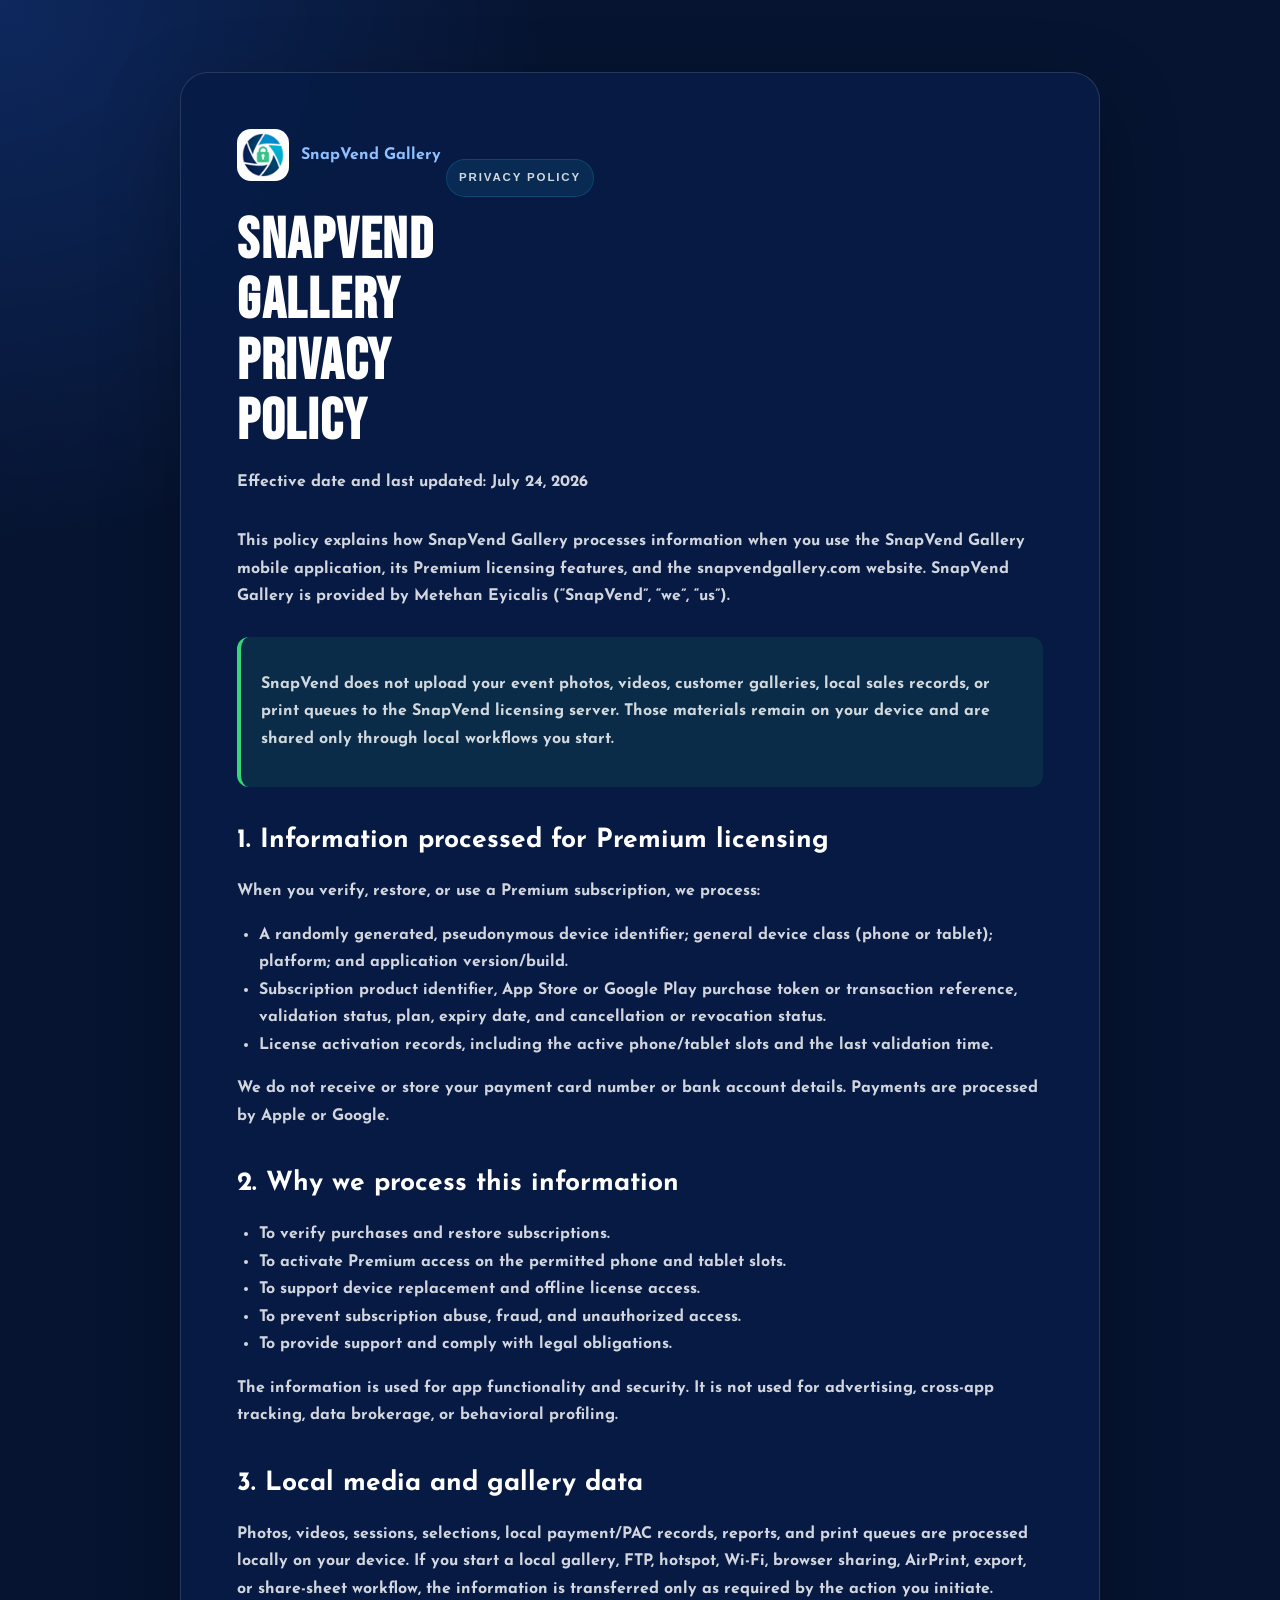
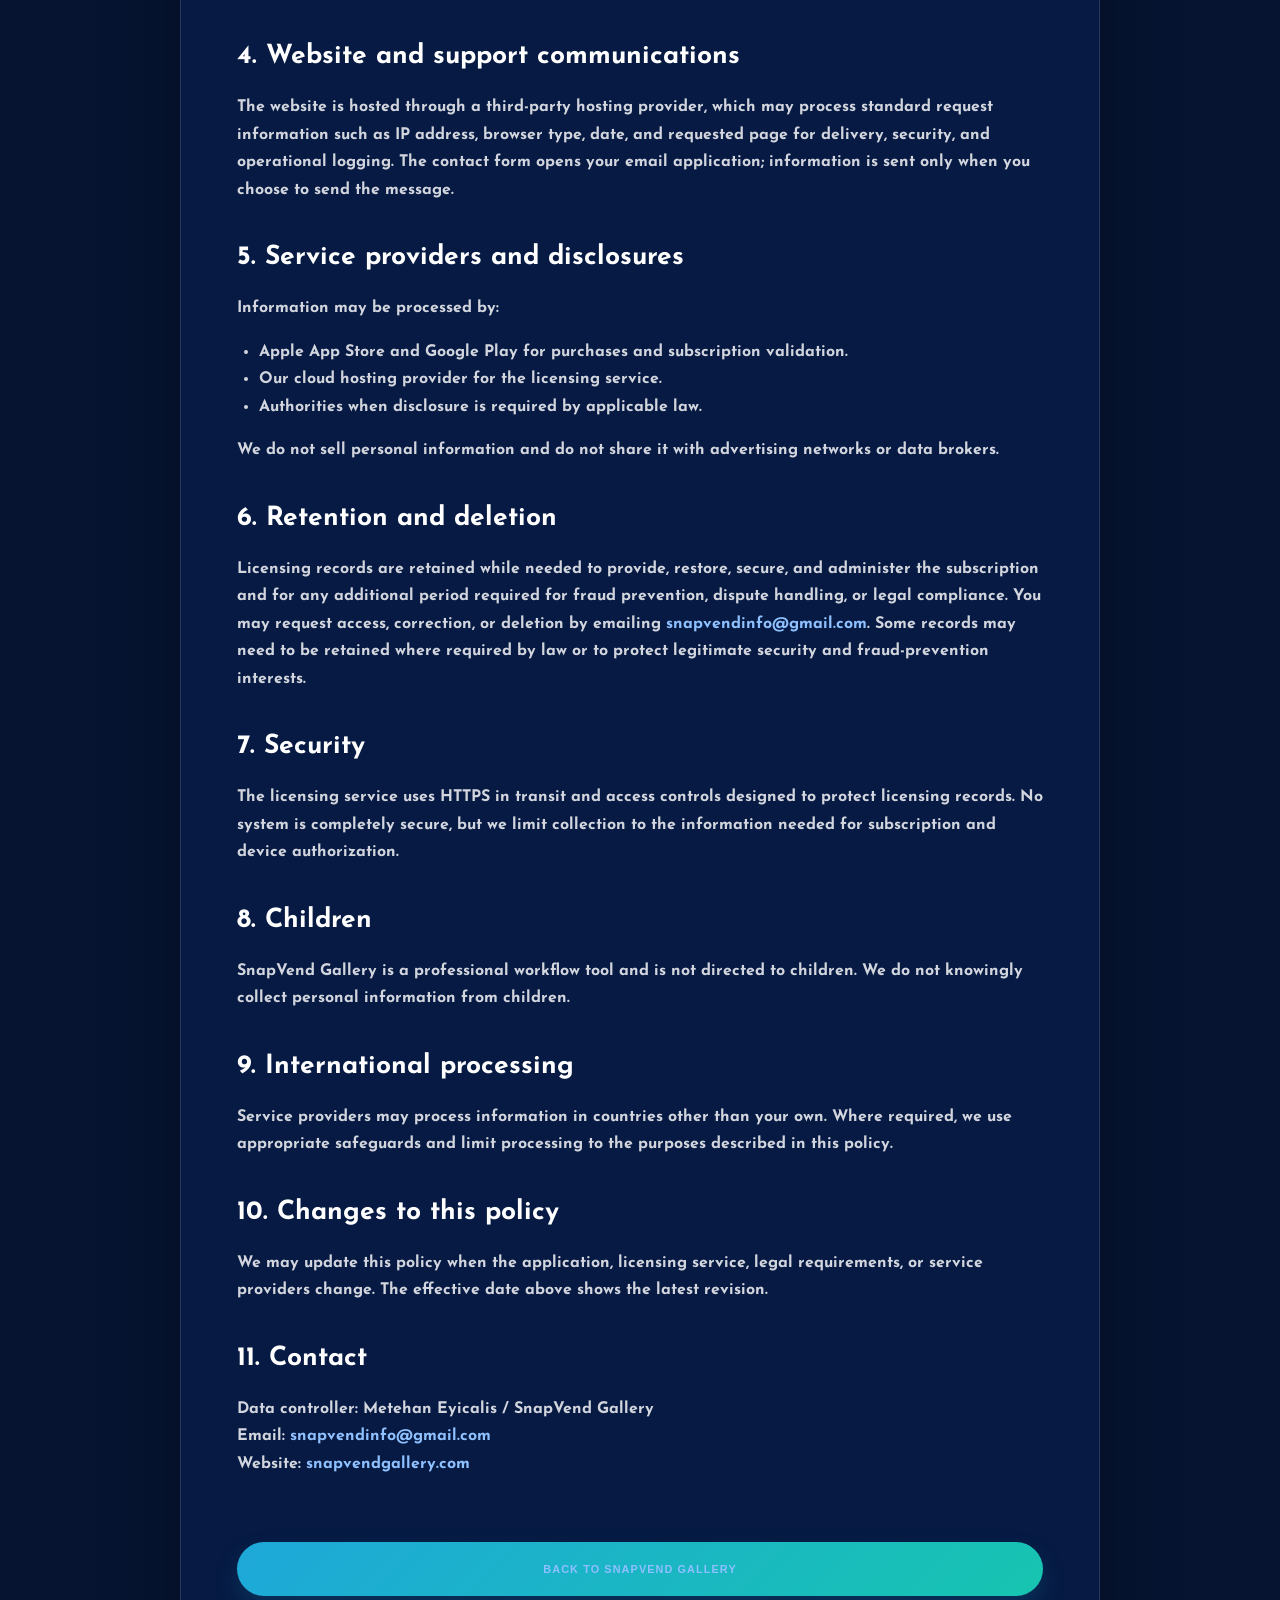
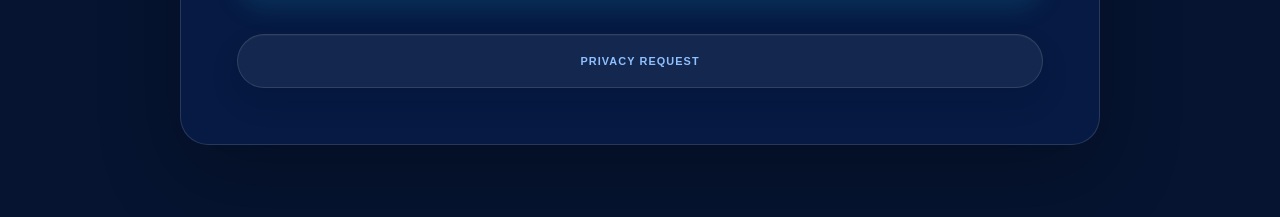
<file: privacy-policy/index.html>
<!doctype html>
<html lang="en">
  <head>
    <meta charset="utf-8">
    <meta name="viewport" content="width=device-width, initial-scale=1">
    <title>SnapVend Gallery Privacy Policy</title>
    <meta name="description" content="Privacy policy for the SnapVend Gallery mobile application and website.">
    <meta name="robots" content="index,follow">
    <meta name="theme-color" content="#071b45">
    <link rel="canonical" href="https://snapvendgallery.com/privacy-policy/">
    <link rel="icon" href="../assets/branding/app_icon_store_512.png" sizes="512x512">
    <link rel="apple-touch-icon" href="../assets/branding/app_icon_store_512.png">
    <link rel="stylesheet" href="../styles.css?v=20260724084150">
    <style>
      .privacy-page {
        min-height: 100vh;
        padding: clamp(28px, 6vw, 72px) 18px;
        background:
          radial-gradient(circle at top left, rgba(42, 114, 255, .22), transparent 34rem),
          #061431;
      }
      .privacy-card {
        width: min(920px, 100%);
        margin: 0 auto;
        padding: clamp(24px, 5vw, 56px);
        border: 1px solid rgba(255, 255, 255, .13);
        border-radius: 28px;
        background: rgba(7, 27, 69, .93);
        box-shadow: 0 28px 80px rgba(0, 0, 0, .28);
      }
      .privacy-brand {
        display: inline-flex;
        align-items: center;
        gap: 12px;
        margin-bottom: 28px;
        color: #fff;
        text-decoration: none;
      }
      .privacy-brand img {
        width: 52px;
        height: 52px;
        border-radius: 14px;
      }
      .privacy-card h1,
      .privacy-card h2 {
        color: #fff;
      }
      .privacy-card h1 {
        margin: 0 0 10px;
        font-size: clamp(2rem, 6vw, 3.6rem);
        line-height: 1.05;
      }
      .privacy-card h2 {
        margin: 34px 0 10px;
        font-size: clamp(1.25rem, 3vw, 1.65rem);
      }
      .privacy-card p,
      .privacy-card li {
        color: rgba(255, 255, 255, .82);
        line-height: 1.72;
      }
      .privacy-card a {
        color: #8fc0ff;
      }
      .privacy-meta {
        margin-bottom: 32px;
        color: rgba(255, 255, 255, .62);
      }
      .privacy-card ul {
        padding-left: 22px;
      }
      .privacy-notice {
        margin: 26px 0;
        padding: 18px 20px;
        border-left: 4px solid #37d67a;
        border-radius: 12px;
        background: rgba(55, 214, 122, .09);
      }
      .privacy-actions {
        display: flex;
        flex-wrap: wrap;
        gap: 12px;
        margin-top: 38px;
      }
    </style>
  </head>
  <body>
    <main class="privacy-page">
      <article class="privacy-card">
        <a class="privacy-brand" href="../" aria-label="Back to SnapVend Gallery">
          <img src="../assets/branding/snapvend_logo_square_web.png" alt="" width="52" height="52">
          <strong>SnapVend Gallery</strong>
        </a>

        <p class="eyebrow">Privacy Policy</p>
        <h1>SnapVend Gallery Privacy Policy</h1>
        <p class="privacy-meta">Effective date and last updated: July 24, 2026</p>

        <p>
          This policy explains how SnapVend Gallery processes information when you use the
          SnapVend Gallery mobile application, its Premium licensing features, and the
          snapvendgallery.com website. SnapVend Gallery is provided by Metehan Eyicalis
          (“SnapVend”, “we”, “us”).
        </p>

        <div class="privacy-notice">
          <p>
            SnapVend does not upload your event photos, videos, customer galleries, local
            sales records, or print queues to the SnapVend licensing server. Those materials
            remain on your device and are shared only through local workflows you start.
          </p>
        </div>

        <h2>1. Information processed for Premium licensing</h2>
        <p>When you verify, restore, or use a Premium subscription, we process:</p>
        <ul>
          <li>
            A randomly generated, pseudonymous device identifier; general device class
            (phone or tablet); platform; and application version/build.
          </li>
          <li>
            Subscription product identifier, App Store or Google Play purchase token or
            transaction reference, validation status, plan, expiry date, and cancellation
            or revocation status.
          </li>
          <li>
            License activation records, including the active phone/tablet slots and the
            last validation time.
          </li>
        </ul>
        <p>
          We do not receive or store your payment card number or bank account details.
          Payments are processed by Apple or Google.
        </p>

        <h2>2. Why we process this information</h2>
        <ul>
          <li>To verify purchases and restore subscriptions.</li>
          <li>To activate Premium access on the permitted phone and tablet slots.</li>
          <li>To support device replacement and offline license access.</li>
          <li>To prevent subscription abuse, fraud, and unauthorized access.</li>
          <li>To provide support and comply with legal obligations.</li>
        </ul>
        <p>
          The information is used for app functionality and security. It is not used for
          advertising, cross-app tracking, data brokerage, or behavioral profiling.
        </p>

        <h2>3. Local media and gallery data</h2>
        <p>
          Photos, videos, sessions, selections, local payment/PAC records, reports, and
          print queues are processed locally on your device. If you start a local gallery,
          FTP, hotspot, Wi-Fi, browser sharing, AirPrint, export, or share-sheet workflow,
          the information is transferred only as required by the action you initiate.
        </p>

        <h2>4. Website and support communications</h2>
        <p>
          The website is hosted through a third-party hosting provider, which may process
          standard request information such as IP address, browser type, date, and requested
          page for delivery, security, and operational logging. The contact form opens your
          email application; information is sent only when you choose to send the message.
        </p>

        <h2>5. Service providers and disclosures</h2>
        <p>Information may be processed by:</p>
        <ul>
          <li>Apple App Store and Google Play for purchases and subscription validation.</li>
          <li>Our cloud hosting provider for the licensing service.</li>
          <li>Authorities when disclosure is required by applicable law.</li>
        </ul>
        <p>
          We do not sell personal information and do not share it with advertising networks
          or data brokers.
        </p>

        <h2>6. Retention and deletion</h2>
        <p>
          Licensing records are retained while needed to provide, restore, secure, and
          administer the subscription and for any additional period required for fraud
          prevention, dispute handling, or legal compliance. You may request access,
          correction, or deletion by emailing
          <a href="mailto:snapvendinfo@gmail.com">snapvendinfo@gmail.com</a>.
          Some records may need to be retained where required by law or to protect legitimate
          security and fraud-prevention interests.
        </p>

        <h2>7. Security</h2>
        <p>
          The licensing service uses HTTPS in transit and access controls designed to protect
          licensing records. No system is completely secure, but we limit collection to the
          information needed for subscription and device authorization.
        </p>

        <h2>8. Children</h2>
        <p>
          SnapVend Gallery is a professional workflow tool and is not directed to children.
          We do not knowingly collect personal information from children.
        </p>

        <h2>9. International processing</h2>
        <p>
          Service providers may process information in countries other than your own. Where
          required, we use appropriate safeguards and limit processing to the purposes
          described in this policy.
        </p>

        <h2>10. Changes to this policy</h2>
        <p>
          We may update this policy when the application, licensing service, legal
          requirements, or service providers change. The effective date above shows the
          latest revision.
        </p>

        <h2>11. Contact</h2>
        <p>
          Data controller: Metehan Eyicalis / SnapVend Gallery<br>
          Email: <a href="mailto:snapvendinfo@gmail.com">snapvendinfo@gmail.com</a><br>
          Website: <a href="https://snapvendgallery.com">snapvendgallery.com</a>
        </p>

        <div class="privacy-actions">
          <a class="action-link" href="../">Back to SnapVend Gallery</a>
          <a class="action-link action-link-secondary" href="mailto:snapvendinfo@gmail.com?subject=SnapVend%20Privacy%20Request">Privacy request</a>
        </div>
      </article>
    </main>
  </body>
</html>
</file>
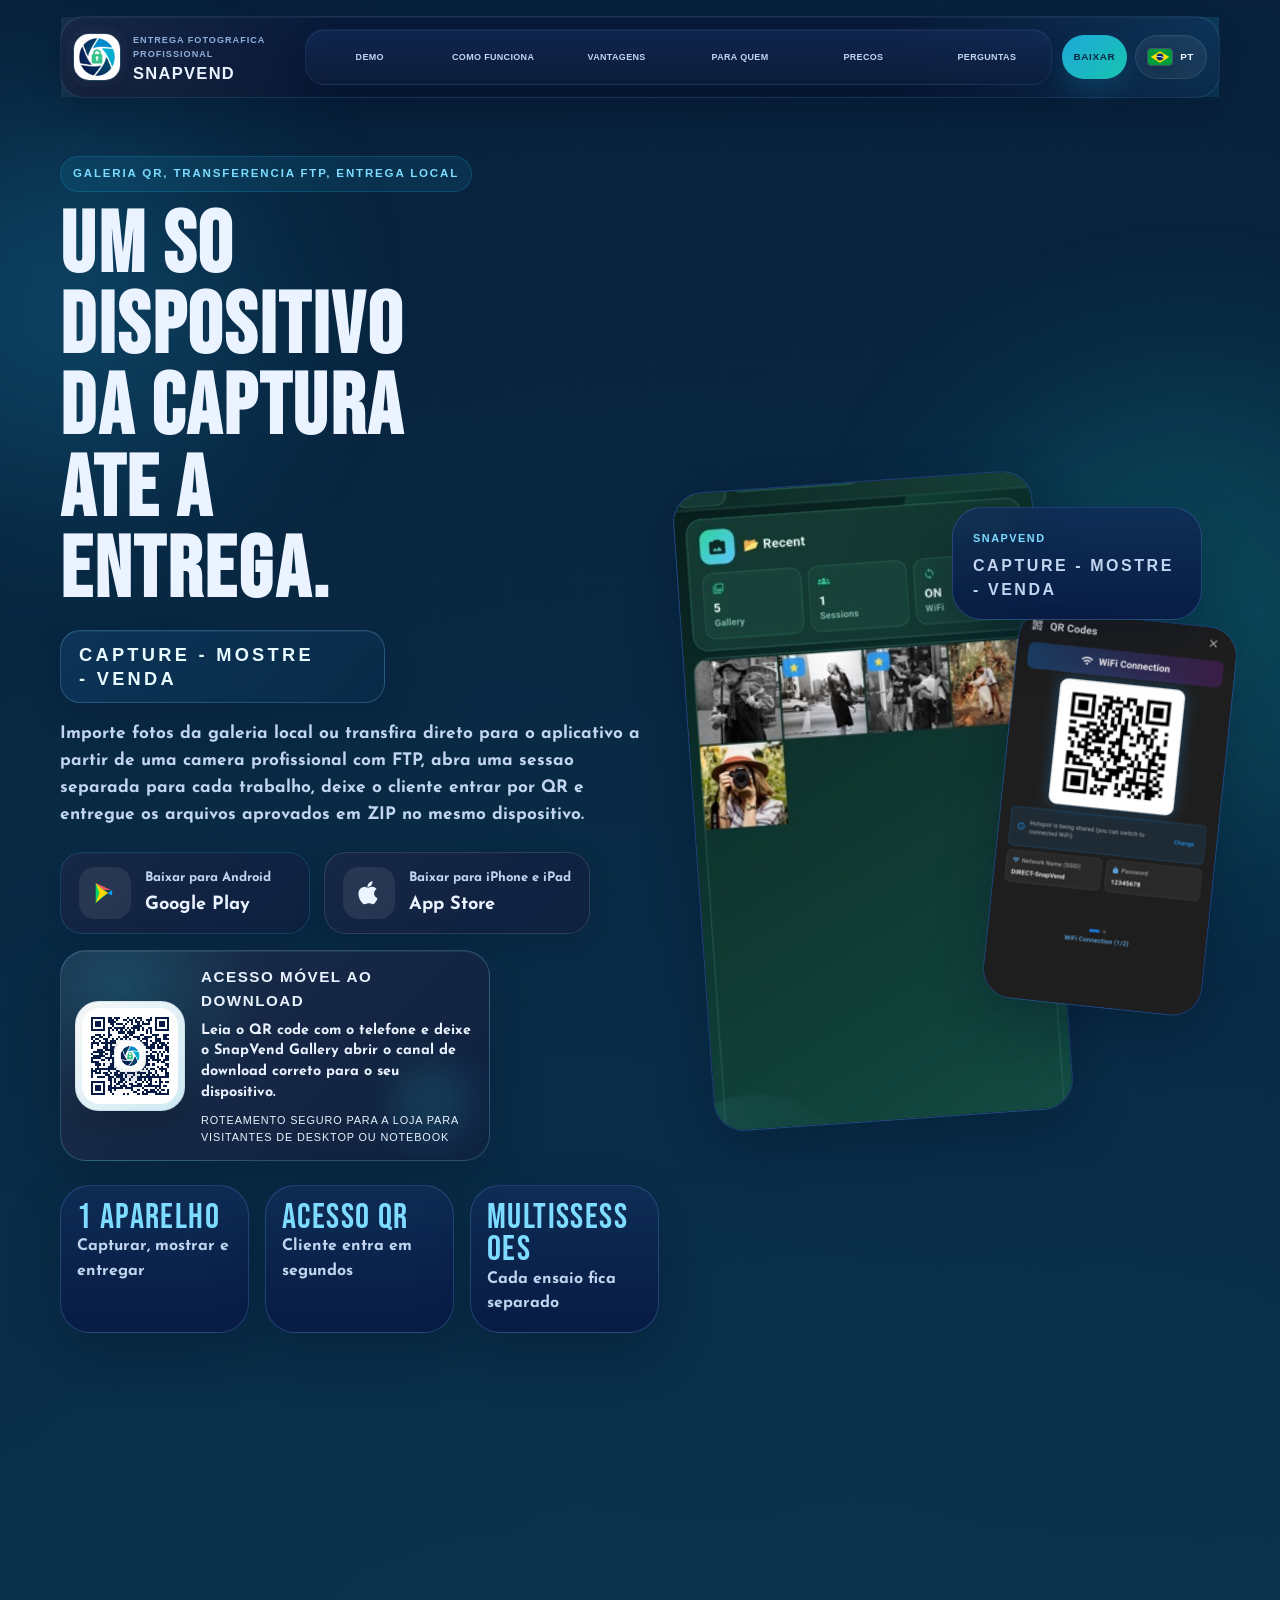
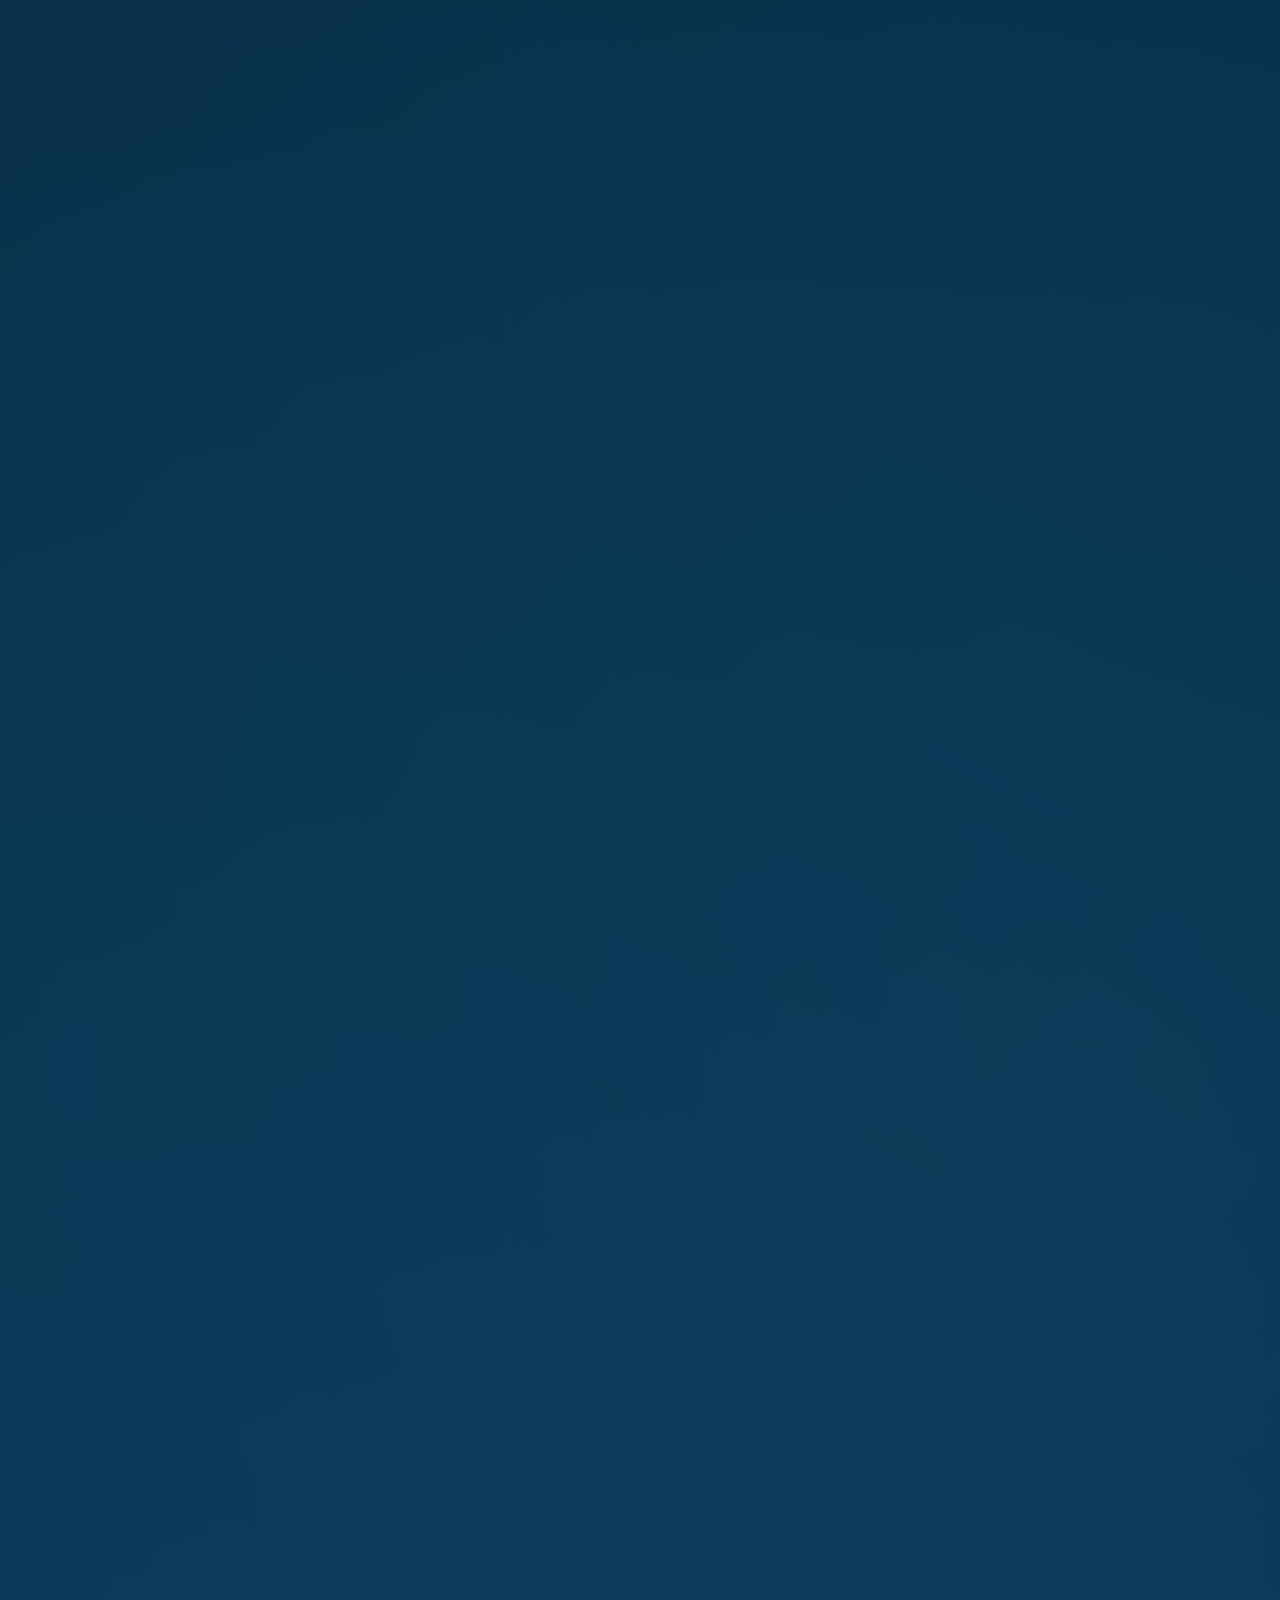
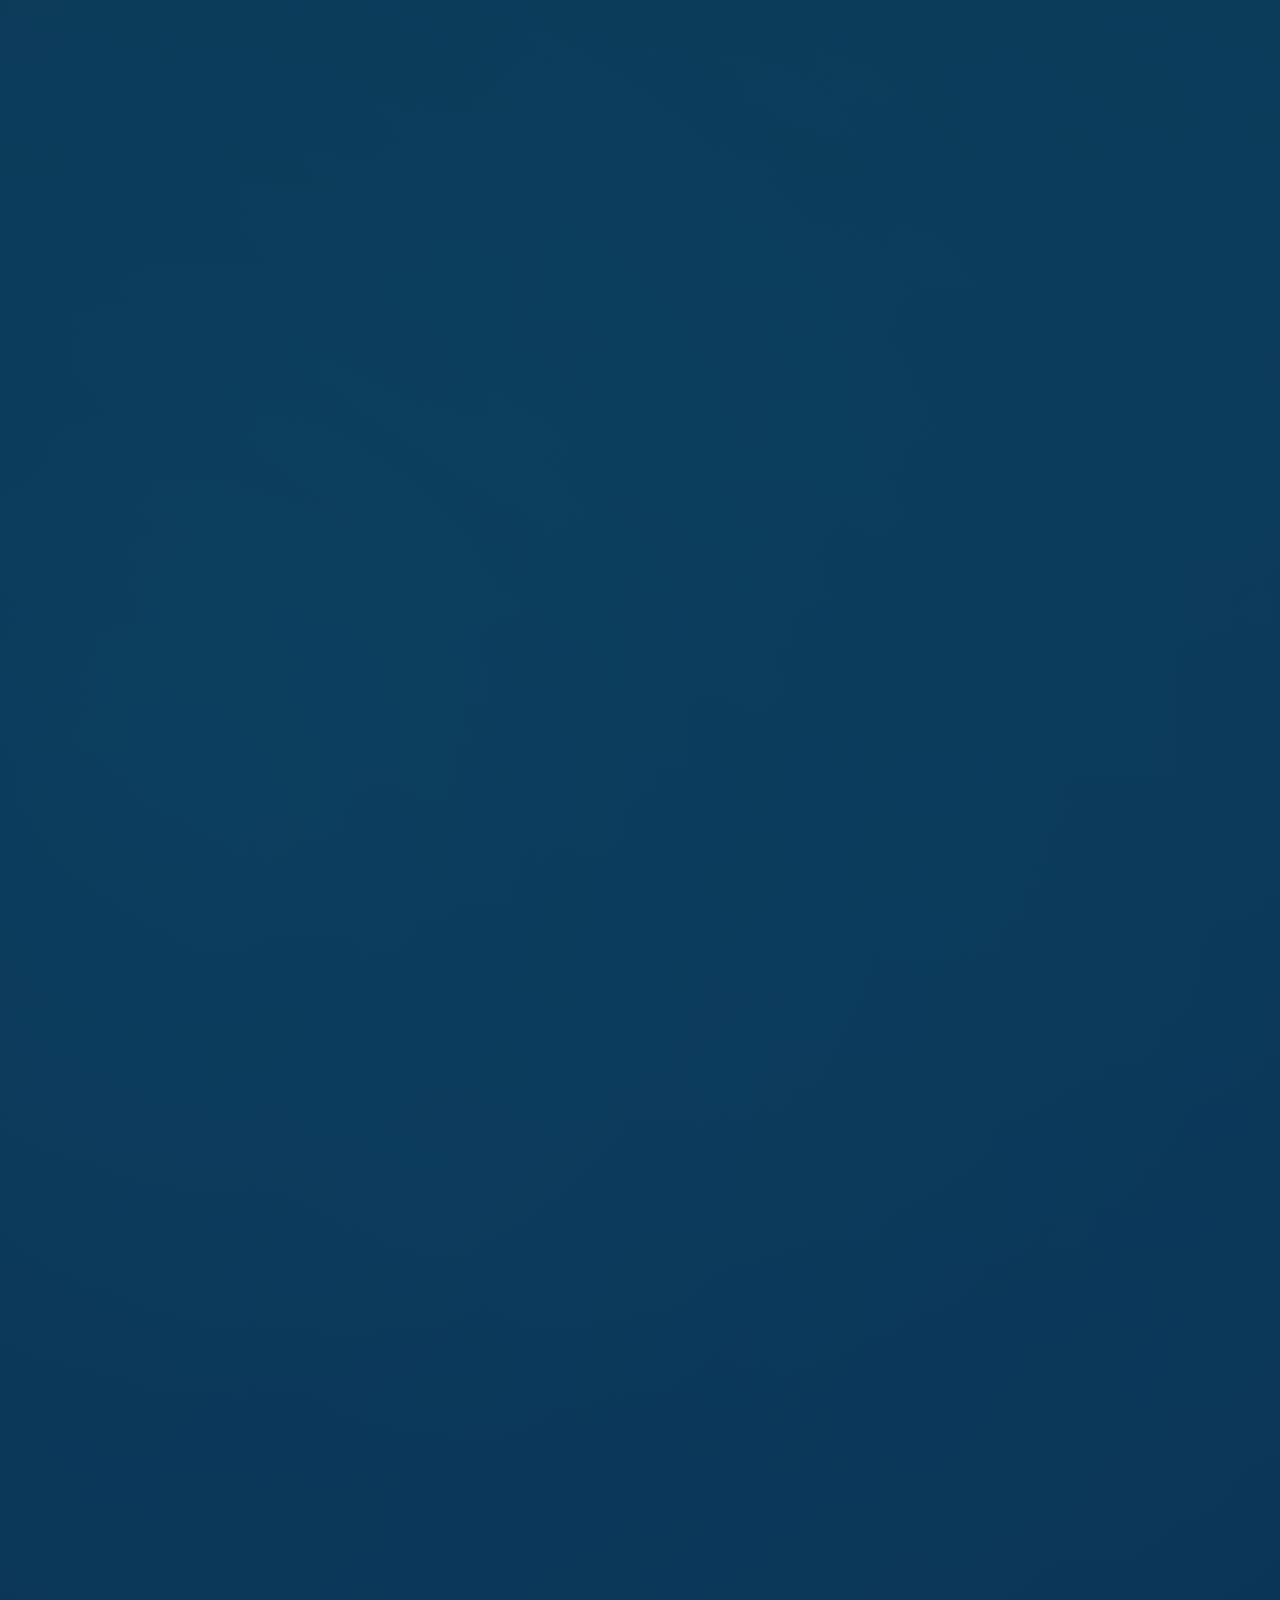
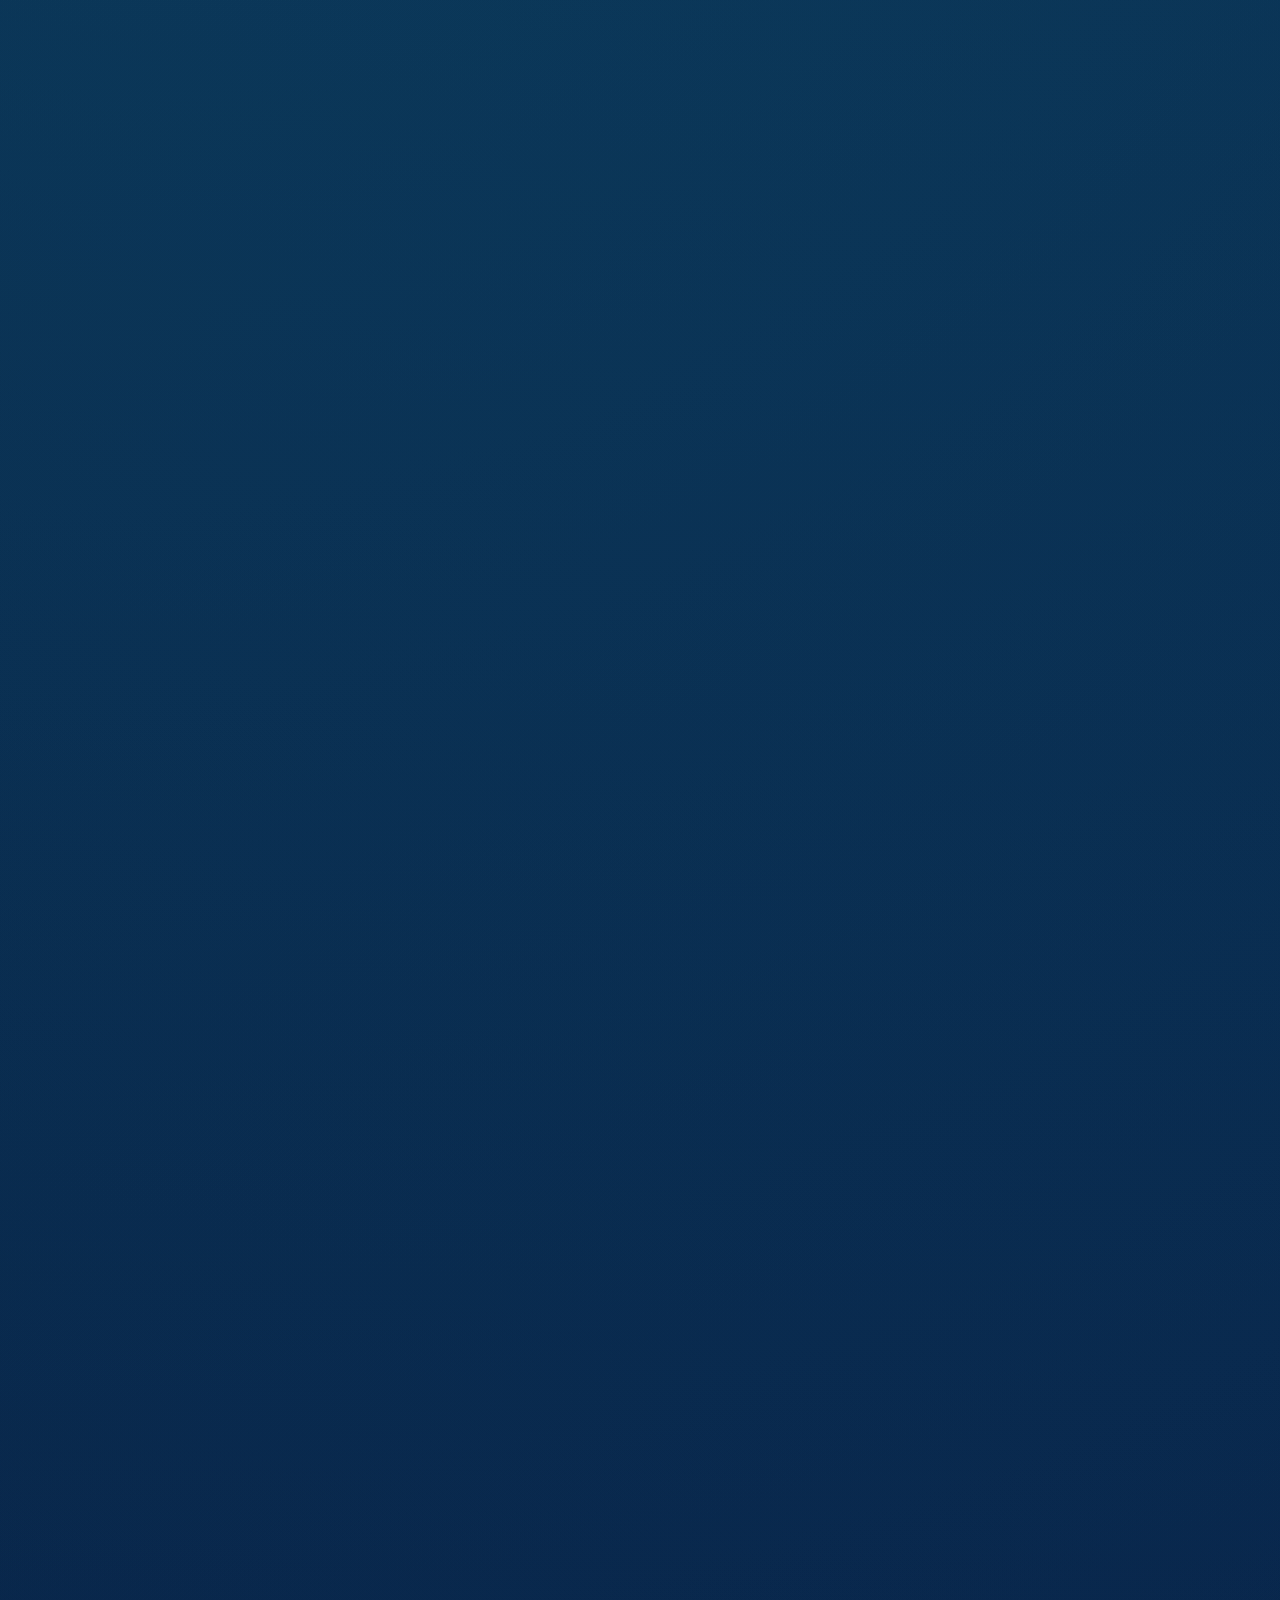
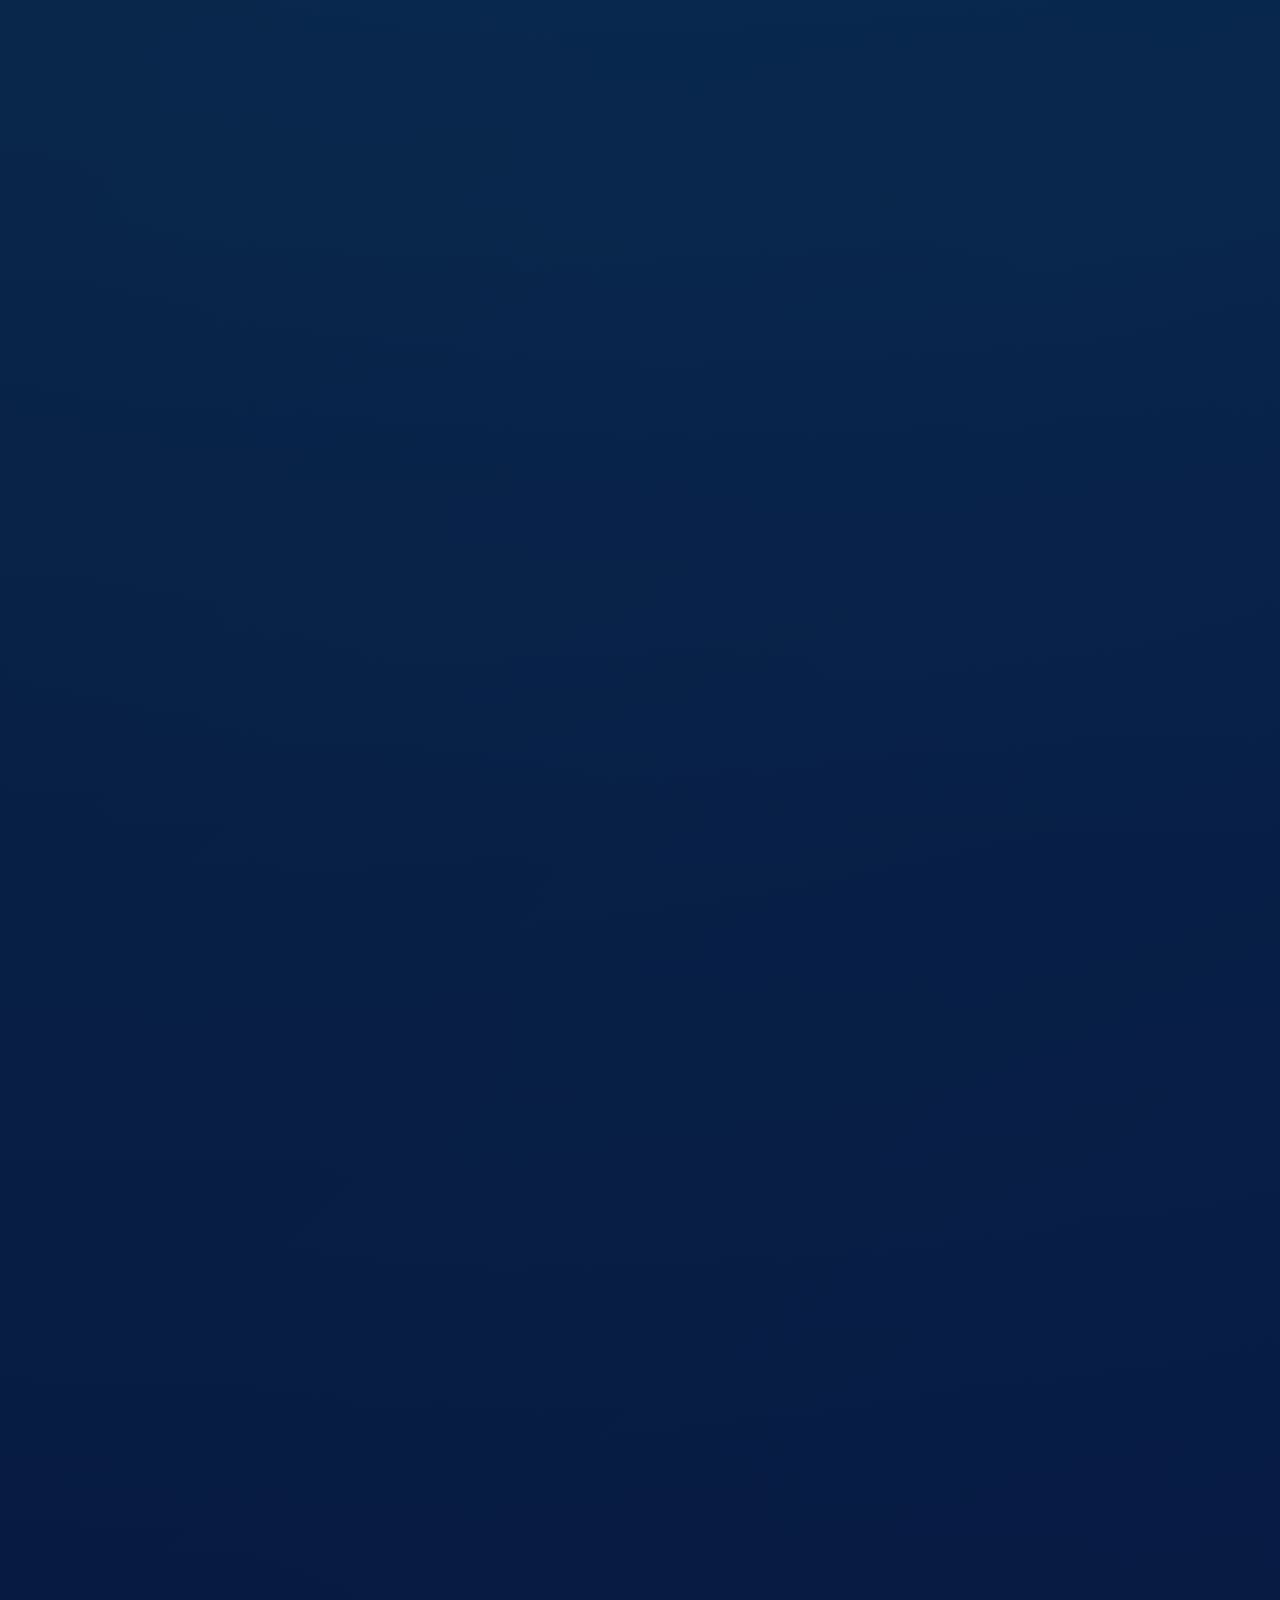
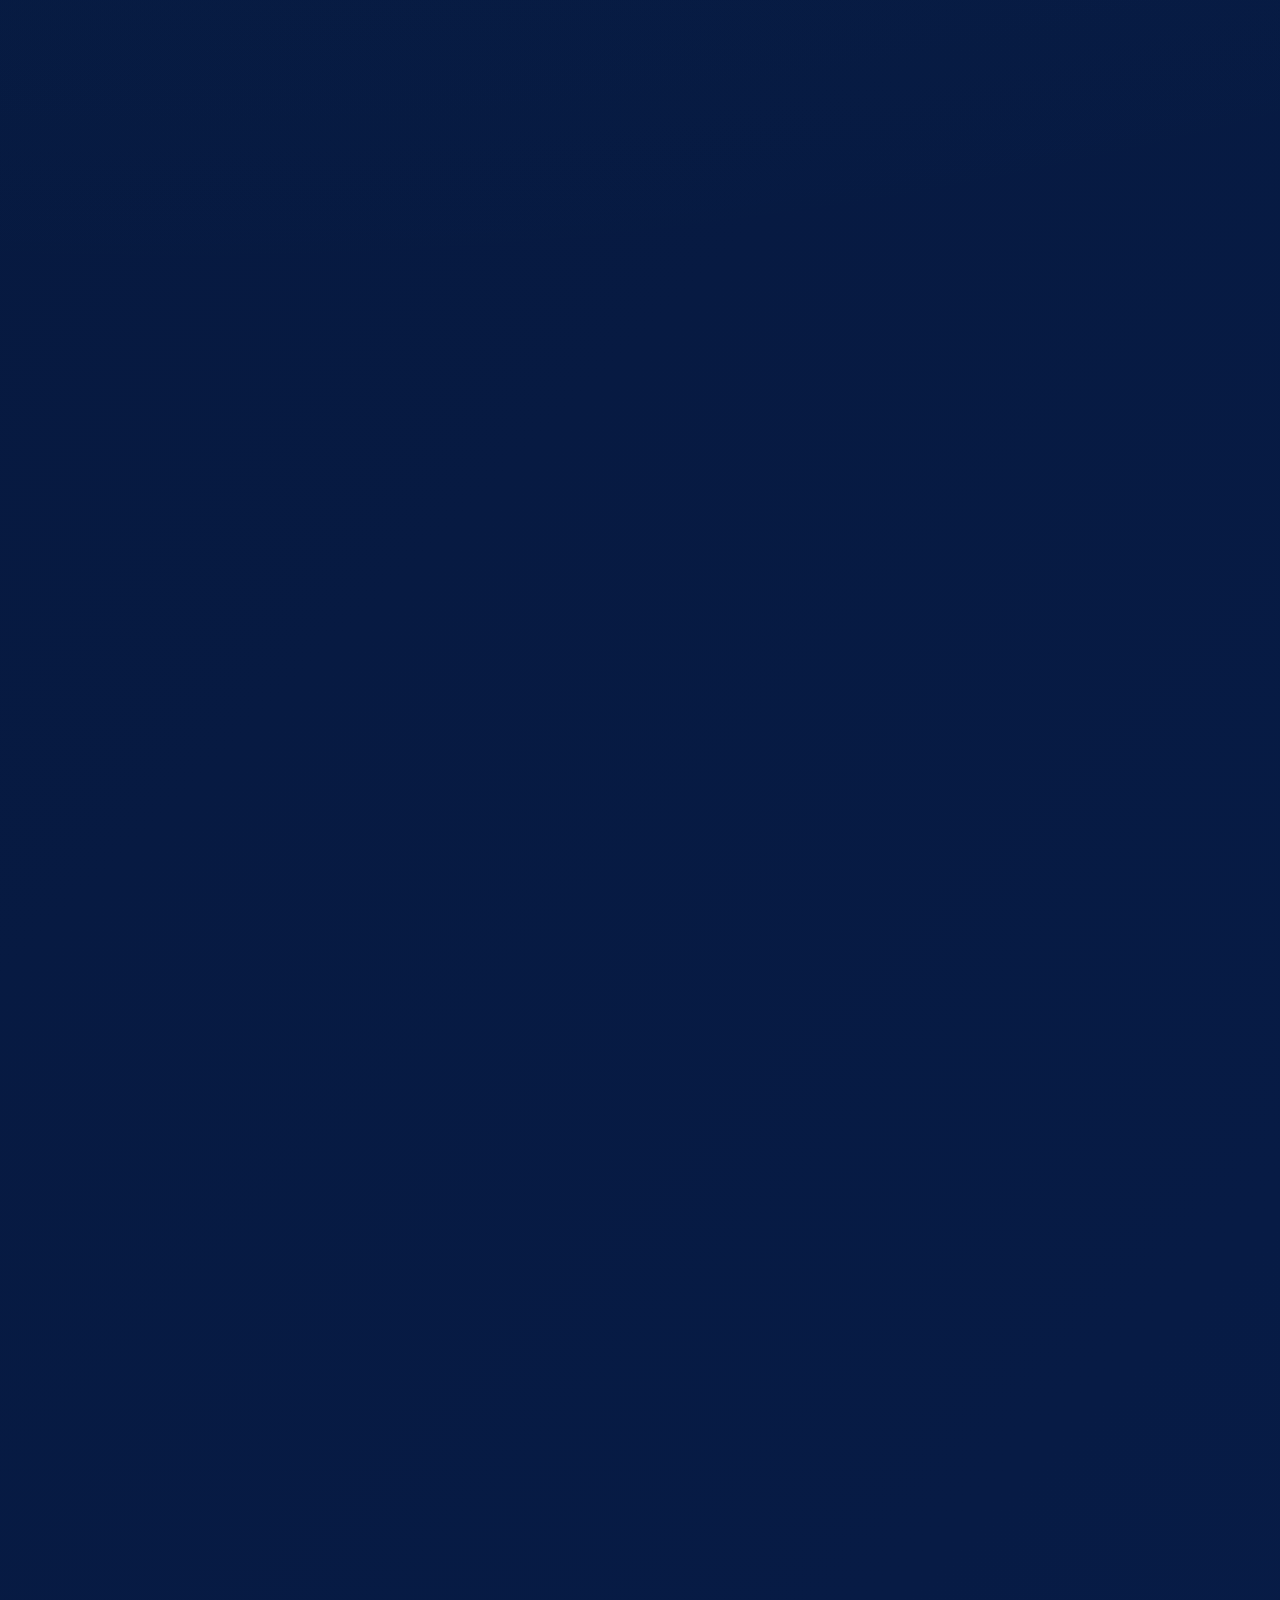
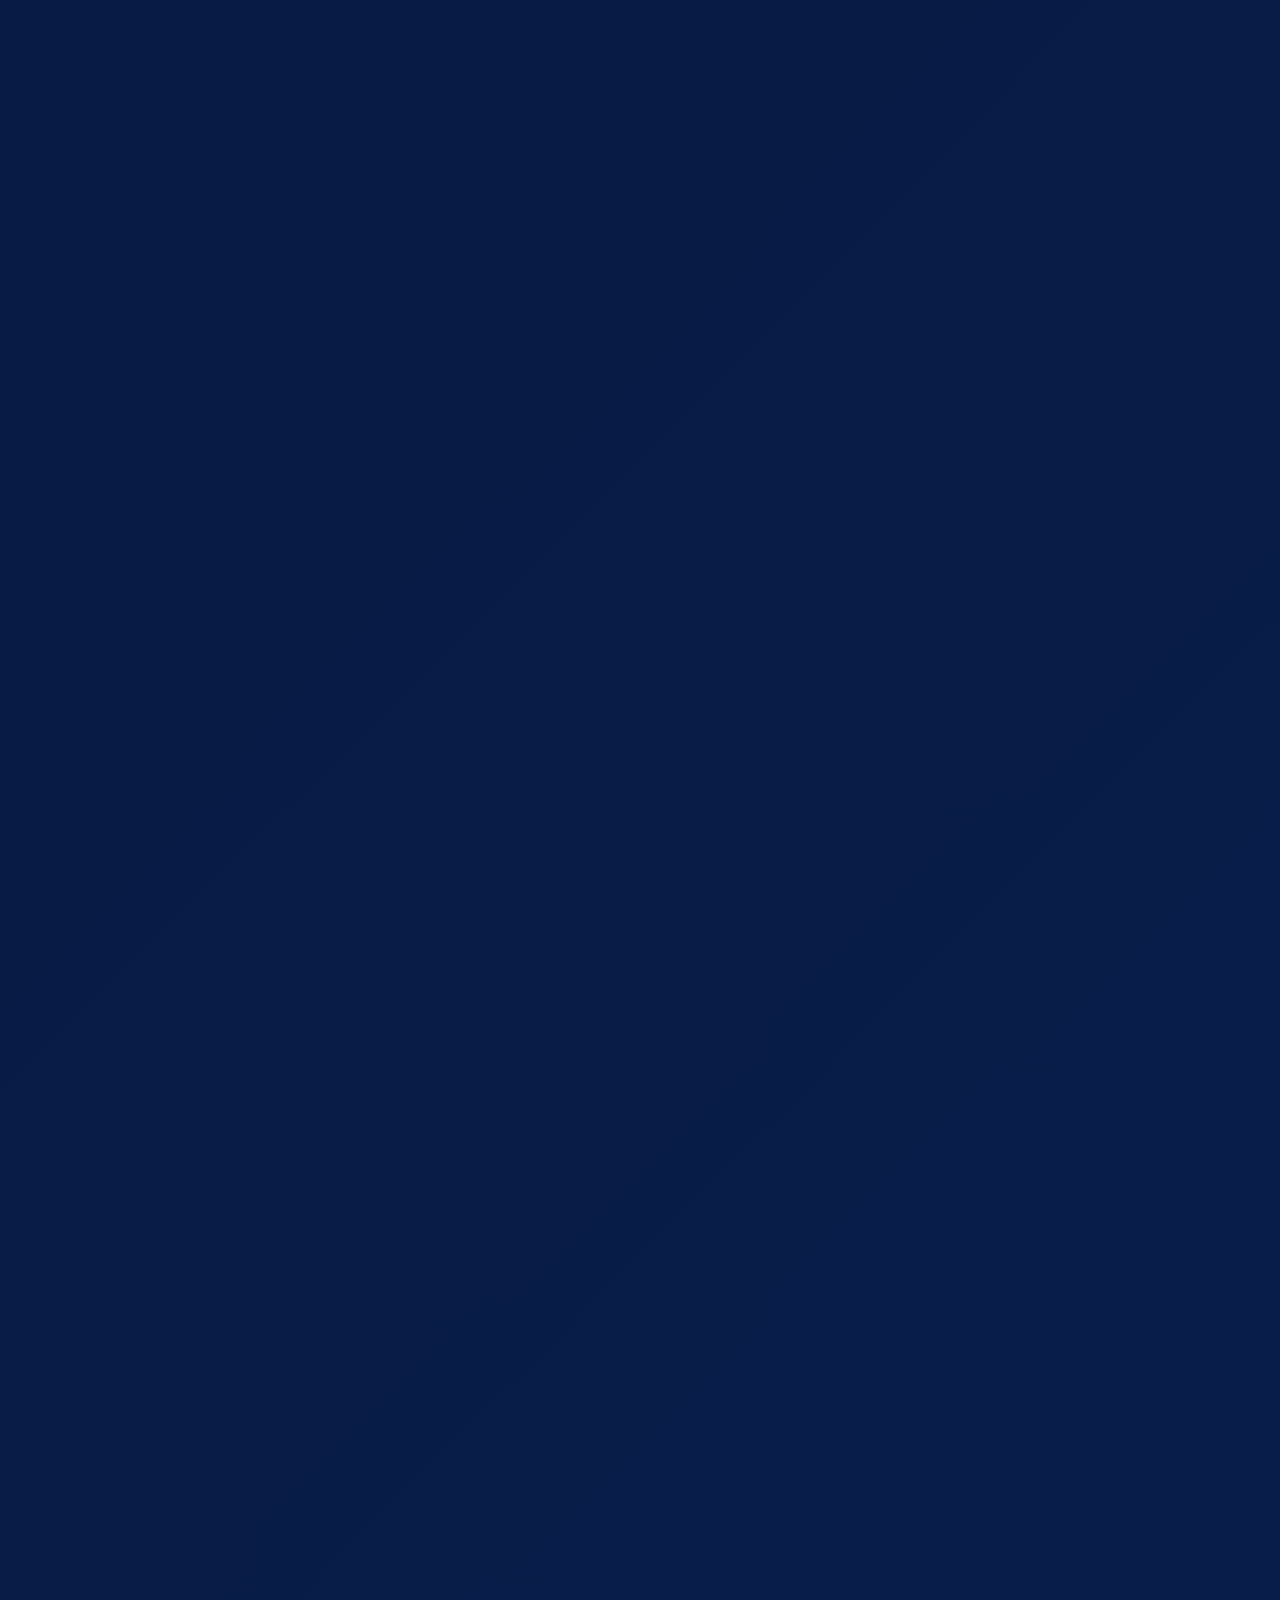
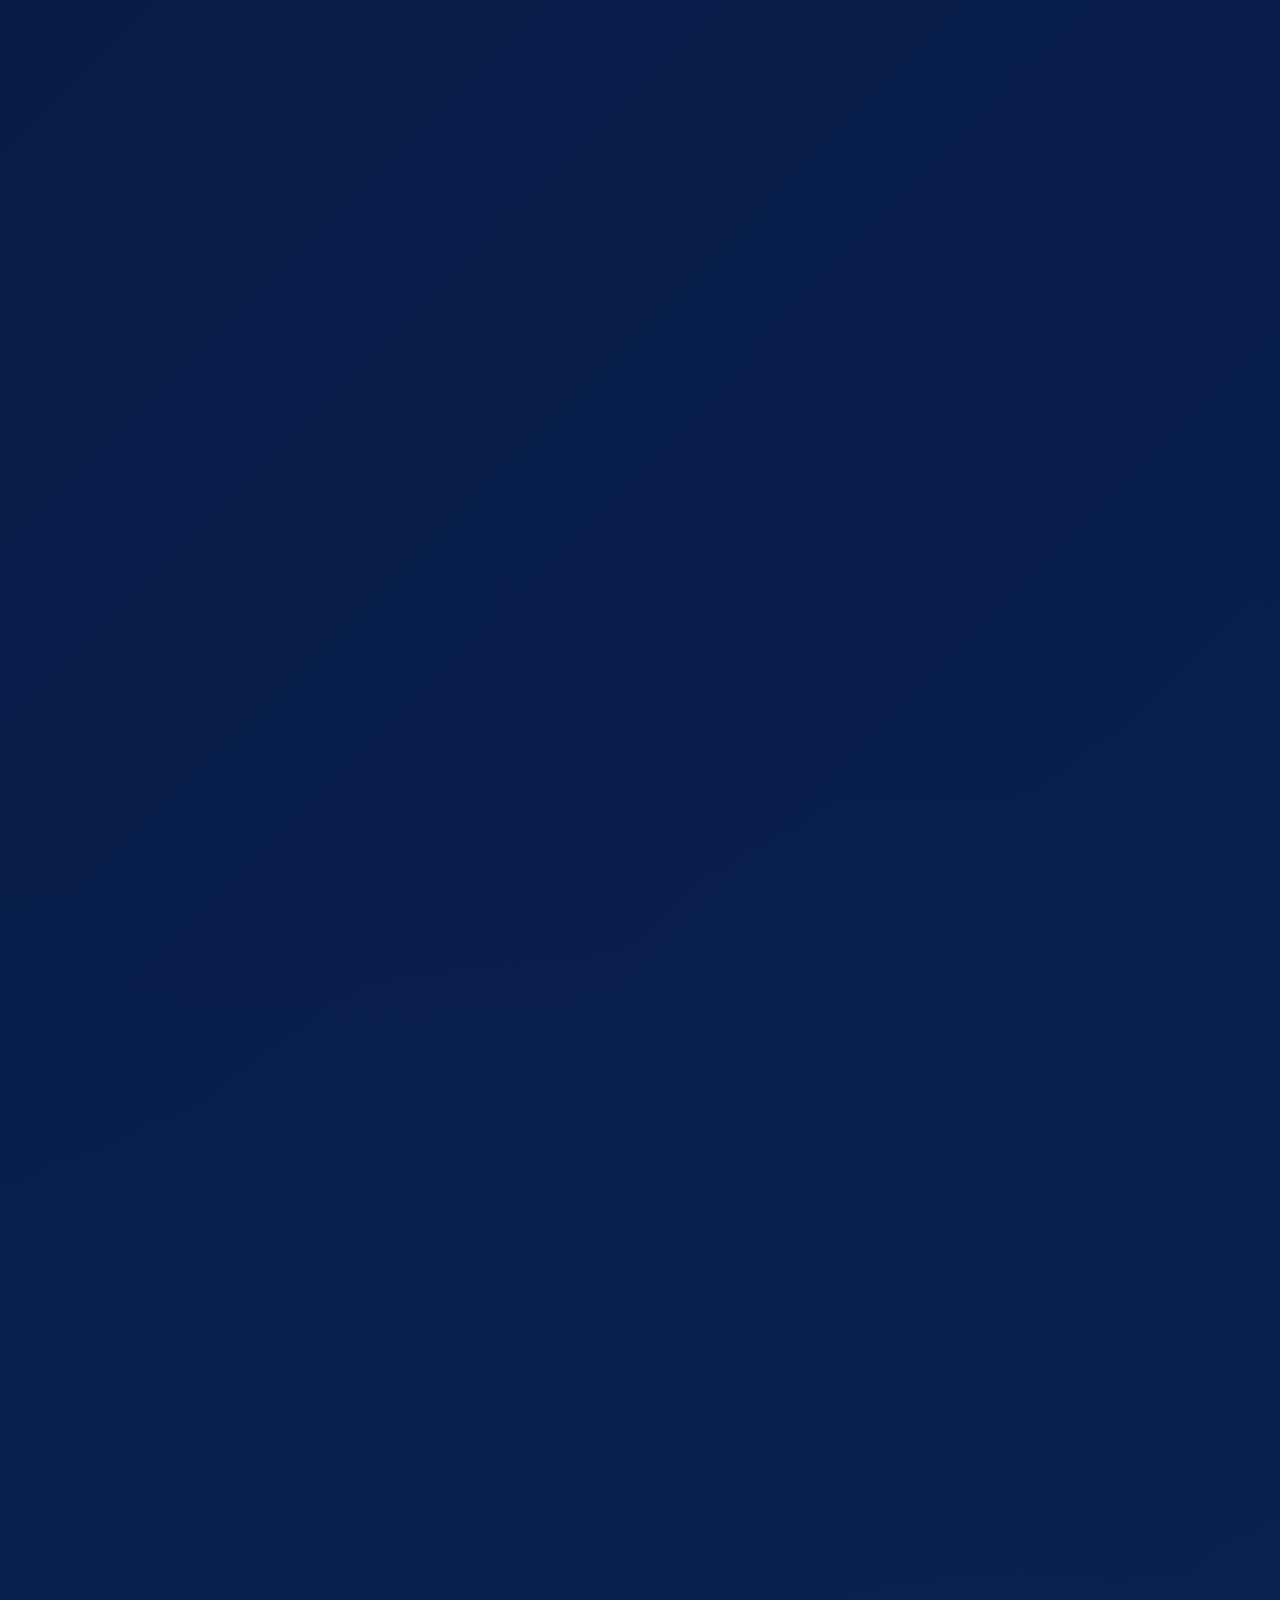
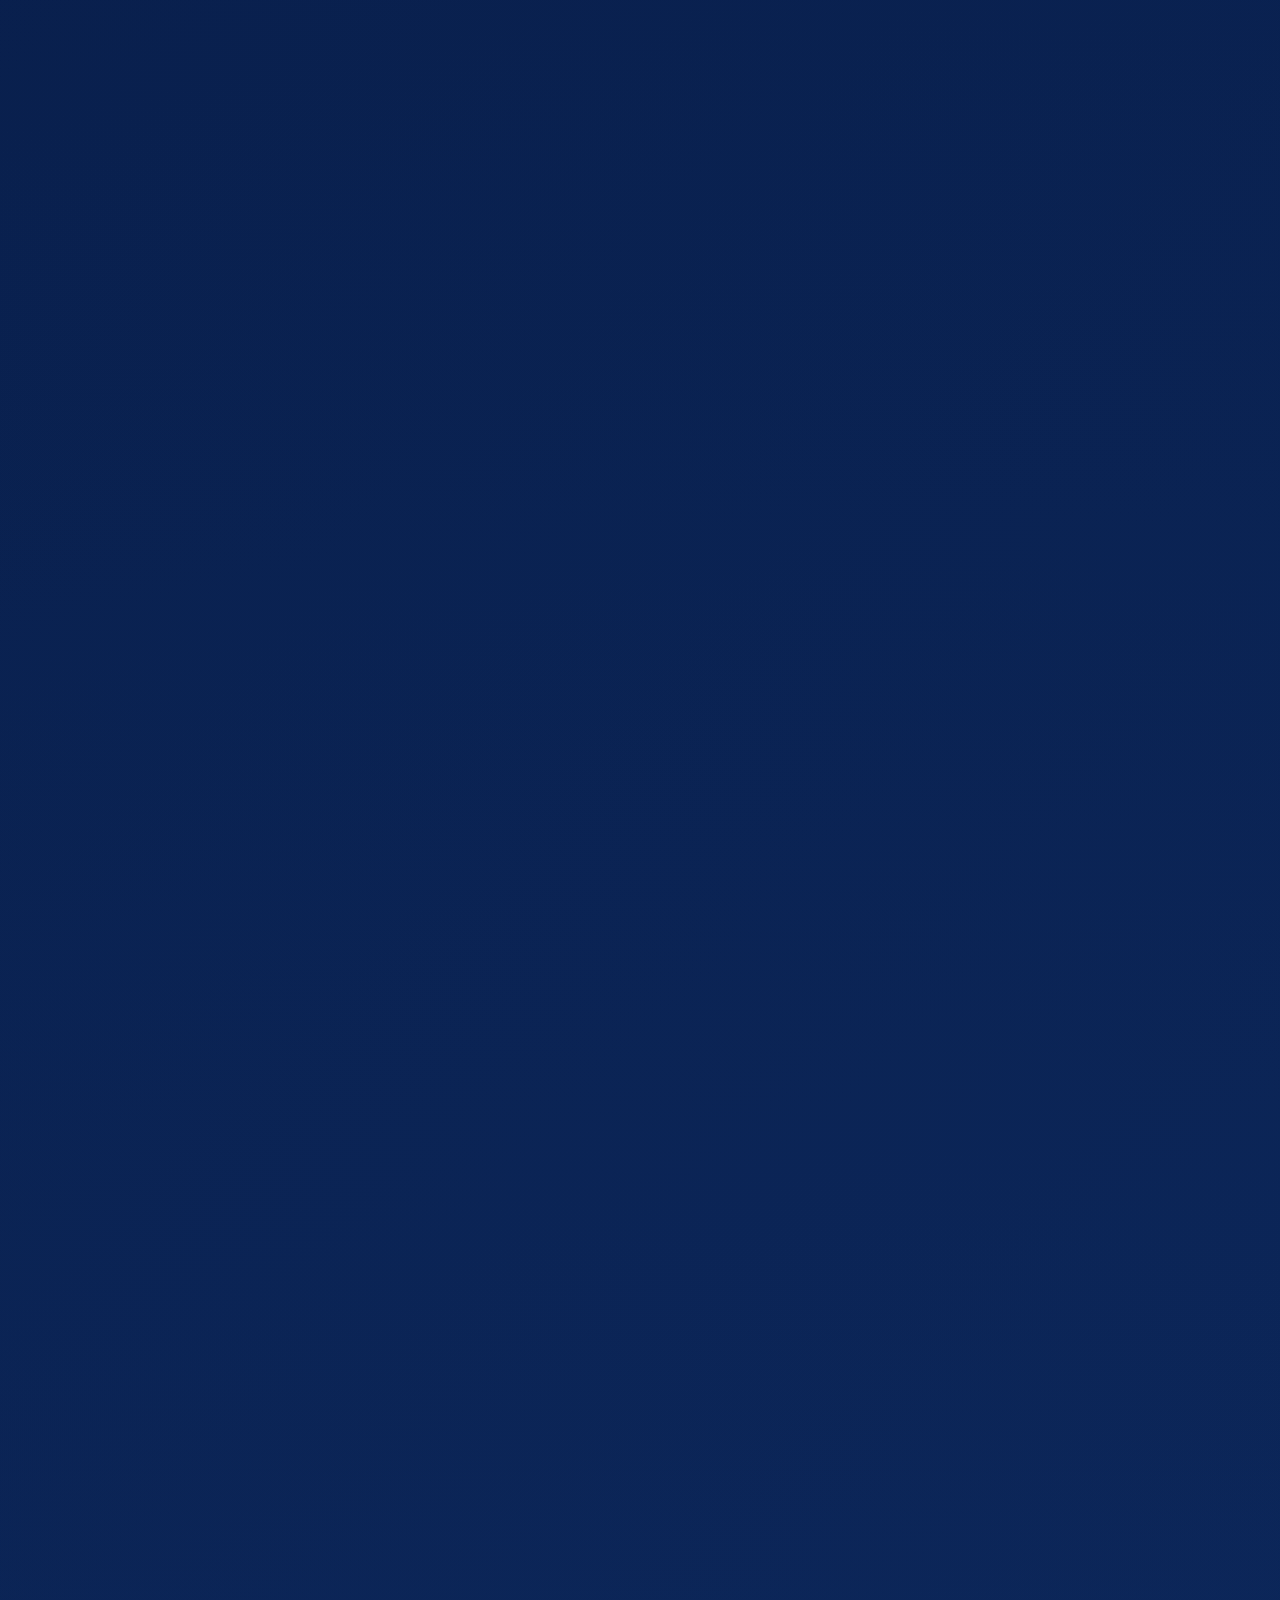
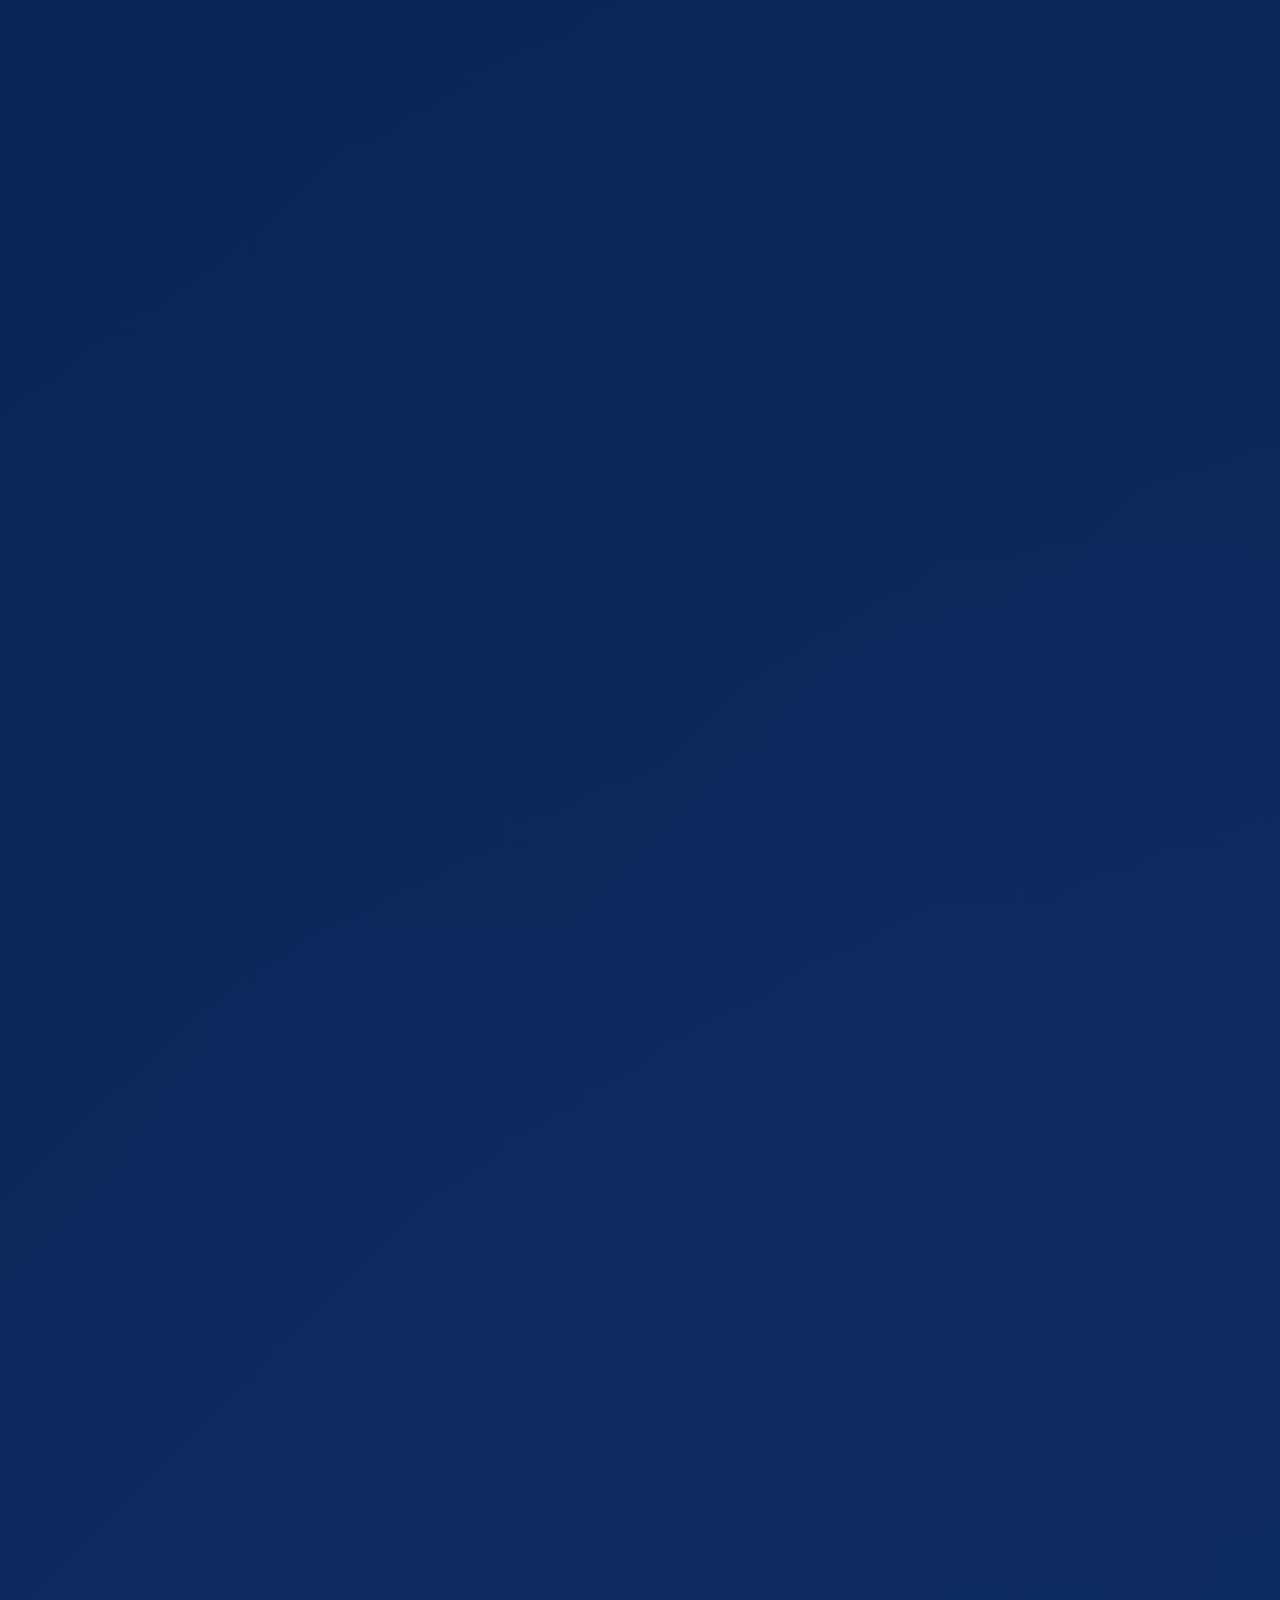
<file: pt/index.html>
<!doctype html>
<html lang="pt" dir="ltr" data-locale="pt">
  <head>
    <meta charset="utf-8">
    <meta name="viewport" content="width=device-width, initial-scale=1">
    <title>SnapVend Gallery | Galeria QR e entrega local para fotografos</title>
    <meta name="description" content="SnapVend Gallery ajuda fotografos a gerenciar galeria QR, transferencia FTP da camera, selecao do cliente e entrega ZIP em um unico telefone ou tablet.">
    <meta name="keywords" content="SnapVend Gallery, SnapVend, snapvendgallery.com, app SnapVend Gallery, app de galeria QR para fotografos, app de entrega de fotos, Capture - Mostre - Venda, Galeria QR, transferencia FTP, entrega local, QR, sessoes e entrega no mesmo fluxo, Um fluxo em campo mais controlado do que uma entrega classica por galeria, Feito para equipes profissionais em campo, Mostre os fluxos de campo onde o SnapVend funciona melhor, Envie sua solicitacao, duvida ou proposta diretamente para nos, Um fluxo mais claro para o cliente com suporte multilíngue, Configure a primeira entrega em minutos, Novas fotos aparecem na tela grande e a venda começa pelo QR, Como funciona o fluxo ao vivo, Venda, impressao e licenca em um fluxo profissional, Uso Premium controlado com 1 telefone + 1 tablet, Importe da camera profissional, Abra uma sessao separada, Abra a galeria por QR, Mostre pagamento local e confirme PAC, Entregue ZIP e acompanhe a sessao, Sem exigir outro aplicativo do cliente, Organizacao por sessoes, Venda e entrega em um unico dispositivo, Controle operacional para captacao ao vivo, Regras claras de licenca e dispositivo, Tela para eventos, Pedidos de impressao em casamentos, Pronto para TV, tablet e notebook, A camera fotografa e envia para o app por FTP., Novas fotos aumentam na apresentacao ao vivo., O cliente le o QR e escolhe a foto., A foto comprada ou enviada para impressao sai da tela ao vivo., Apresentacao de venda ao vivo, Aprovacao da equipe e controle PAC, Preparacao de impressao para casamentos, Relatorios e exportacao, Pronto para assinaturas Google Play e App Store, Ativacao de dispositivo e fluxo de substituicao, Nome comercial, logo e nome ZIP personalizados, Casamentos e eventos, Estudio e retrato, Escola, esporte e corporativo, Rua, areas turisticas e retrato movel, Operacoes moveis, Site e primeiro acesso, Galeria e selecao do cliente, Aprovacao e entrega, Instale o app, Importe as fotos, Mostre por QR, Aprove e entregue, Casamentos e selecao de convidados, Lista de impressao para casamento, Mesa de selecao no estudio, Escola e esporte, Venda de retratos na rua e em areas turisticas, Stand em evento corporativo, Equipes de impressao e entrega em casamento, Equipes de entrega rapida, Estudios com foco em marca, Operacoes em rede local, Equipes com muitas sessoes, Entregas diarias ilimitadas, Apresentacoes ao vivo ilimitadas e vitrine de venda em tela grande, Fila de impressao / lista de pedidos ilimitada, Relatorios detalhados de vendas, downloads e conversao, Aprovacao de pagamento/PAC e entrega ZIP, Ativacao de 1 telefone + 1 tablet, Restauracao de compra e gestao de assinatura, Todos os recursos operacionais do Premium mensal, Melhor custo total em 12 meses, Janela offline de 14 dias para licencas verificadas, Uso sustentavel para casamentos, eventos e equipes de campo intensas, Apresentacao ao vivo, fila de impressao e relatorios ilimitados o ano todo, Controle total de marca e fluxo de entrega, Acesso por QR, sessoes, pagamento e entrega avancam em um unico fluxo conectado., Combina com casamentos, eventos, estudio e vendas de retrato em mobilidade., O modelo de rede local continua rapido, controlado e menos dependente de internet., Contato Geral, Pedido De Demo, Precos, Parceria, Solicitacao Especial">
    <meta name="robots" content="index,follow,max-image-preview:large,max-snippet:-1,max-video-preview:-1">
    <meta name="theme-color" content="#071b45">
    <meta http-equiv="content-language" content="pt">
    <meta name="application-name" content="SnapVend Gallery">
    <meta property="og:site_name" content="SnapVend Gallery">
    <meta property="og:type" content="website">
    <meta property="og:title" content="SnapVend Gallery | Galeria QR e entrega local para fotografos">
    <meta property="og:description" content="SnapVend Gallery ajuda fotografos a gerenciar galeria QR, transferencia FTP da camera, selecao do cliente e entrega ZIP em um unico telefone ou tablet.">
    <meta property="og:url" content="https://snapvendgallery.com/pt/">
    <meta property="og:image" content="https://snapvendgallery.com/assets/branding/app_icon_store_512.png">
    <meta property="og:image:alt" content="SnapVend Gallery | Galeria QR e entrega local para fotografos">
    <meta property="og:locale" content="pt_BR">
    <meta name="twitter:card" content="summary_large_image">
    <meta name="twitter:title" content="SnapVend Gallery | Galeria QR e entrega local para fotografos">
    <meta name="twitter:description" content="SnapVend Gallery ajuda fotografos a gerenciar galeria QR, transferencia FTP da camera, selecao do cliente e entrega ZIP em um unico telefone ou tablet.">
    <meta name="twitter:image" content="https://snapvendgallery.com/assets/branding/app_icon_store_512.png">
    <meta name="twitter:image:alt" content="SnapVend Gallery | Galeria QR e entrega local para fotografos">
    <link rel="canonical" href="https://snapvendgallery.com/pt/">
    <link rel="alternate" hreflang="x-default" href="https://snapvendgallery.com/">
    <link rel="alternate" hreflang="tr" href="https://snapvendgallery.com/">
    <link rel="alternate" hreflang="tr-TR" href="https://snapvendgallery.com/">
    <link rel="alternate" hreflang="en" href="https://snapvendgallery.com/en/">
    <link rel="alternate" hreflang="en-US" href="https://snapvendgallery.com/en/">
    <link rel="alternate" hreflang="en-GB" href="https://snapvendgallery.com/en/">
    <link rel="alternate" hreflang="en-CA" href="https://snapvendgallery.com/en/">
    <link rel="alternate" hreflang="en-AU" href="https://snapvendgallery.com/en/">
    <link rel="alternate" hreflang="es" href="https://snapvendgallery.com/es/">
    <link rel="alternate" hreflang="es-ES" href="https://snapvendgallery.com/es/">
    <link rel="alternate" hreflang="es-MX" href="https://snapvendgallery.com/es/">
    <link rel="alternate" hreflang="es-AR" href="https://snapvendgallery.com/es/">
    <link rel="alternate" hreflang="es-CO" href="https://snapvendgallery.com/es/">
    <link rel="alternate" hreflang="fr" href="https://snapvendgallery.com/fr/">
    <link rel="alternate" hreflang="fr-FR" href="https://snapvendgallery.com/fr/">
    <link rel="alternate" hreflang="fr-CA" href="https://snapvendgallery.com/fr/">
    <link rel="alternate" hreflang="fr-BE" href="https://snapvendgallery.com/fr/">
    <link rel="alternate" hreflang="fr-CH" href="https://snapvendgallery.com/fr/">
    <link rel="alternate" hreflang="de" href="https://snapvendgallery.com/de/">
    <link rel="alternate" hreflang="de-DE" href="https://snapvendgallery.com/de/">
    <link rel="alternate" hreflang="de-AT" href="https://snapvendgallery.com/de/">
    <link rel="alternate" hreflang="de-CH" href="https://snapvendgallery.com/de/">
    <link rel="alternate" hreflang="it" href="https://snapvendgallery.com/it/">
    <link rel="alternate" hreflang="it-IT" href="https://snapvendgallery.com/it/">
    <link rel="alternate" hreflang="it-CH" href="https://snapvendgallery.com/it/">
    <link rel="alternate" hreflang="pt" href="https://snapvendgallery.com/pt/">
    <link rel="alternate" hreflang="pt-BR" href="https://snapvendgallery.com/pt/">
    <link rel="alternate" hreflang="pt-PT" href="https://snapvendgallery.com/pt/">
    <link rel="alternate" hreflang="ru" href="https://snapvendgallery.com/ru/">
    <link rel="alternate" hreflang="ru-RU" href="https://snapvendgallery.com/ru/">
    <link rel="alternate" hreflang="ru-KZ" href="https://snapvendgallery.com/ru/">
    <link rel="alternate" hreflang="ar" href="https://snapvendgallery.com/ar/">
    <link rel="alternate" hreflang="ar-SA" href="https://snapvendgallery.com/ar/">
    <link rel="alternate" hreflang="ar-AE" href="https://snapvendgallery.com/ar/">
    <link rel="alternate" hreflang="ar-EG" href="https://snapvendgallery.com/ar/">
    <link rel="alternate" hreflang="hi" href="https://snapvendgallery.com/hi/">
    <link rel="alternate" hreflang="hi-IN" href="https://snapvendgallery.com/hi/">
    <link rel="alternate" hreflang="ja" href="https://snapvendgallery.com/ja/">
    <link rel="alternate" hreflang="ja-JP" href="https://snapvendgallery.com/ja/">
    <link rel="alternate" hreflang="zh" href="https://snapvendgallery.com/zh/">
    <link rel="alternate" hreflang="zh-CN" href="https://snapvendgallery.com/zh/">
    <link rel="alternate" hreflang="zh-SG" href="https://snapvendgallery.com/zh/">
    <link rel="icon" type="image/png" href="../assets/branding/snapvend_logo_square.png">
    <link rel="shortcut icon" href="../assets/branding/snapvend_logo_square.png">
    <link rel="apple-touch-icon" href="../assets/branding/snapvend_logo_square.png">
    <link rel="manifest" href="../manifest.webmanifest">
    <link rel="preload" href="../assets/fonts/BebasNeue-Regular.ttf" as="font" type="font/ttf" crossorigin>
    <link rel="preload" href="../assets/fonts/JosefinSans-Bold.ttf" as="font" type="font/ttf" crossorigin>
    <link rel="stylesheet" href="../styles.css?v=20260724084150">
    <script type="application/ld+json">{"@context":"https://schema.org","@graph":[{"@type":"Organization","@id":"https://snapvendgallery.com/#organization","name":"SnapVend Gallery","alternateName":["SnapVend","SnapVend QR Gallery","SnapVend Photo Delivery"],"description":"SnapVend Gallery ajuda fotografos a gerenciar galeria QR, transferencia FTP da camera, selecao do cliente e entrega ZIP em um unico telefone ou tablet.","disambiguatingDescription":"SnapVend Gallery é o app de galeria QR e entrega local de fotos para fotografos publicado em snapvendgallery.com.","slogan":"Capture - Mostre - Venda","url":"https://snapvendgallery.com/","logo":{"@type":"ImageObject","url":"https://snapvendgallery.com/assets/branding/snapvend_logo_square.png"},"image":"https://snapvendgallery.com/assets/branding/snapvend_logo_square.png","sameAs":["https://snapvendgallery.com/","https://play.google.com/store/apps/details?id=com.snapvend.gallery","https://apps.apple.com/us/app/snapvend-gallery/id6764613281"],"contactPoint":[{"@id":"https://snapvendgallery.com/#sales-contact"}]},{"@type":"ContactPoint","@id":"https://snapvendgallery.com/#sales-contact","contactType":"sales","email":"snapvendinfo@gmail.com","url":"mailto:snapvendinfo@gmail.com","availableLanguage":["Turco","Ingles","Espanhol","Frances","Alemao","Italiano","Portugues","Russo","Arabe","Hindi","Japones","Chines"]},{"@type":"WebSite","@id":"https://snapvendgallery.com/#website","url":"https://snapvendgallery.com/","name":"SnapVend Gallery","alternateName":"SnapVend","inLanguage":"pt","publisher":{"@id":"https://snapvendgallery.com/#organization"}},{"@type":"WebPage","@id":"https://snapvendgallery.com/pt/#webpage","url":"https://snapvendgallery.com/pt/","name":"SnapVend Gallery | Galeria QR e entrega local para fotografos","description":"SnapVend Gallery ajuda fotografos a gerenciar galeria QR, transferencia FTP da camera, selecao do cliente e entrega ZIP em um unico telefone ou tablet.","inLanguage":"pt","isPartOf":{"@id":"https://snapvendgallery.com/#website"},"about":{"@id":"https://snapvendgallery.com/pt/#app"},"mainEntity":{"@id":"https://snapvendgallery.com/pt/#app"},"primaryImageOfPage":{"@type":"ImageObject","url":"https://snapvendgallery.com/assets/branding/snapvend_logo_square.png"},"keywords":"SnapVend Gallery, SnapVend, snapvendgallery.com, app SnapVend Gallery, app de galeria QR para fotografos, app de entrega de fotos, Capture - Mostre - Venda, Galeria QR, transferencia FTP, entrega local, QR, sessoes e entrega no mesmo fluxo, Um fluxo em campo mais controlado do que uma entrega classica por galeria, Feito para equipes profissionais em campo, Mostre os fluxos de campo onde o SnapVend funciona melhor, Envie sua solicitacao, duvida ou proposta diretamente para nos, Um fluxo mais claro para o cliente com suporte multilíngue, Configure a primeira entrega em minutos, Novas fotos aparecem na tela grande e a venda começa pelo QR, Como funciona o fluxo ao vivo, Venda, impressao e licenca em um fluxo profissional, Uso Premium controlado com 1 telefone + 1 tablet, Importe da camera profissional, Abra uma sessao separada, Abra a galeria por QR, Mostre pagamento local e confirme PAC, Entregue ZIP e acompanhe a sessao, Sem exigir outro aplicativo do cliente, Organizacao por sessoes, Venda e entrega em um unico dispositivo, Controle operacional para captacao ao vivo, Regras claras de licenca e dispositivo, Tela para eventos, Pedidos de impressao em casamentos, Pronto para TV, tablet e notebook, A camera fotografa e envia para o app por FTP., Novas fotos aumentam na apresentacao ao vivo., O cliente le o QR e escolhe a foto., A foto comprada ou enviada para impressao sai da tela ao vivo., Apresentacao de venda ao vivo, Aprovacao da equipe e controle PAC, Preparacao de impressao para casamentos, Relatorios e exportacao, Pronto para assinaturas Google Play e App Store, Ativacao de dispositivo e fluxo de substituicao, Nome comercial, logo e nome ZIP personalizados, Casamentos e eventos, Estudio e retrato, Escola, esporte e corporativo, Rua, areas turisticas e retrato movel, Operacoes moveis, Site e primeiro acesso, Galeria e selecao do cliente, Aprovacao e entrega, Instale o app, Importe as fotos, Mostre por QR, Aprove e entregue, Casamentos e selecao de convidados, Lista de impressao para casamento, Mesa de selecao no estudio, Escola e esporte, Venda de retratos na rua e em areas turisticas, Stand em evento corporativo, Equipes de impressao e entrega em casamento, Equipes de entrega rapida, Estudios com foco em marca, Operacoes em rede local, Equipes com muitas sessoes, Entregas diarias ilimitadas, Apresentacoes ao vivo ilimitadas e vitrine de venda em tela grande, Fila de impressao / lista de pedidos ilimitada, Relatorios detalhados de vendas, downloads e conversao, Aprovacao de pagamento/PAC e entrega ZIP, Ativacao de 1 telefone + 1 tablet, Restauracao de compra e gestao de assinatura, Todos os recursos operacionais do Premium mensal, Melhor custo total em 12 meses, Janela offline de 14 dias para licencas verificadas, Uso sustentavel para casamentos, eventos e equipes de campo intensas, Apresentacao ao vivo, fila de impressao e relatorios ilimitados o ano todo, Controle total de marca e fluxo de entrega, Acesso por QR, sessoes, pagamento e entrega avancam em um unico fluxo conectado., Combina com casamentos, eventos, estudio e vendas de retrato em mobilidade., O modelo de rede local continua rapido, controlado e menos dependente de internet., Contato Geral, Pedido De Demo, Precos, Parceria, Solicitacao Especial","hasPart":[{"@id":"https://snapvendgallery.com/pt/#audience"},{"@id":"https://snapvendgallery.com/pt/#language-support-benefits"},{"@id":"https://snapvendgallery.com/pt/#why-snapvend"},{"@id":"https://snapvendgallery.com/pt/#live-presentation"},{"@id":"https://snapvendgallery.com/pt/#field-operations"},{"@id":"https://snapvendgallery.com/pt/#quick-start"},{"@id":"https://snapvendgallery.com/pt/#use-cases"},{"@id":"https://snapvendgallery.com/pt/#reference-profiles"},{"@id":"https://snapvendgallery.com/pt/#faq"},{"@id":"https://snapvendgallery.com/pt/#contact-page"},{"@id":"https://snapvendgallery.com/pt/#contact-topics"},{"@id":"https://snapvendgallery.com/pt/#why-snapvend-points"},{"@id":"https://snapvendgallery.com/pt/#supported-languages"}]},{"@type":"SoftwareApplication","@id":"https://snapvendgallery.com/pt/#app","name":"SnapVend Gallery","alternateName":["SnapVend","SnapVend QR Gallery","SnapVend Photographer Gallery"],"description":"SnapVend Gallery ajuda fotografos a gerenciar galeria QR, transferencia FTP da camera, selecao do cliente e entrega ZIP em um unico telefone ou tablet.","disambiguatingDescription":"SnapVend Gallery é um app movel para fotografos com galeria QR, transferencia FTP da camera e entrega ZIP local.","applicationCategory":"BusinessApplication","applicationSubCategory":"Fluxo fotografico, gestao de impressao e entrega","applicationSuite":"SnapVend Gallery","identifier":"com.snapvend.gallery","operatingSystem":"ANDROID, IOS","inLanguage":"pt","availableLanguage":["Turco","Ingles","Espanhol","Frances","Alemao","Italiano","Portugues","Russo","Arabe","Hindi","Japones","Chines"],"url":"https://snapvendgallery.com/pt/","mainEntityOfPage":"https://snapvendgallery.com/pt/","image":"https://snapvendgallery.com/assets/branding/snapvend_logo_square.png","screenshot":["https://snapvendgallery.com/assets/marketing/google_play/web/01_gallery_dashboard_hero.jpg","https://snapvendgallery.com/assets/marketing/google_play/web/02_session_qr_access_hero.png","https://snapvendgallery.com/assets/marketing/google_play/web/05_ftp_server_settings_web.png","https://snapvendgallery.com/assets/marketing/google_play/web/01_gallery_dashboard_web.png","https://snapvendgallery.com/assets/marketing/google_play/web/03_browser_gallery_selection_web.png","https://snapvendgallery.com/assets/marketing/google_play/web/06_customer_gallery_selection_en_web.png","https://snapvendgallery.com/assets/marketing/google_play/web/04_payment_approval_flow_web.png","https://snapvendgallery.com/assets/marketing/google_play/web/07_reports_dashboard_web.png"],"keywords":"SnapVend Gallery, SnapVend, snapvendgallery.com, app SnapVend Gallery, app de galeria QR para fotografos, app de entrega de fotos, Capture - Mostre - Venda, Galeria QR, transferencia FTP, entrega local, QR, sessoes e entrega no mesmo fluxo, Um fluxo em campo mais controlado do que uma entrega classica por galeria, Feito para equipes profissionais em campo, Mostre os fluxos de campo onde o SnapVend funciona melhor, Envie sua solicitacao, duvida ou proposta diretamente para nos, Um fluxo mais claro para o cliente com suporte multilíngue, Configure a primeira entrega em minutos, Novas fotos aparecem na tela grande e a venda começa pelo QR, Como funciona o fluxo ao vivo, Venda, impressao e licenca em um fluxo profissional, Uso Premium controlado com 1 telefone + 1 tablet, Importe da camera profissional, Abra uma sessao separada, Abra a galeria por QR, Mostre pagamento local e confirme PAC, Entregue ZIP e acompanhe a sessao, Sem exigir outro aplicativo do cliente, Organizacao por sessoes, Venda e entrega em um unico dispositivo, Controle operacional para captacao ao vivo, Regras claras de licenca e dispositivo, Tela para eventos, Pedidos de impressao em casamentos, Pronto para TV, tablet e notebook, A camera fotografa e envia para o app por FTP., Novas fotos aumentam na apresentacao ao vivo., O cliente le o QR e escolhe a foto., A foto comprada ou enviada para impressao sai da tela ao vivo., Apresentacao de venda ao vivo, Aprovacao da equipe e controle PAC, Preparacao de impressao para casamentos, Relatorios e exportacao, Pronto para assinaturas Google Play e App Store, Ativacao de dispositivo e fluxo de substituicao, Nome comercial, logo e nome ZIP personalizados, Casamentos e eventos, Estudio e retrato, Escola, esporte e corporativo, Rua, areas turisticas e retrato movel, Operacoes moveis, Site e primeiro acesso, Galeria e selecao do cliente, Aprovacao e entrega, Instale o app, Importe as fotos, Mostre por QR, Aprove e entregue, Casamentos e selecao de convidados, Lista de impressao para casamento, Mesa de selecao no estudio, Escola e esporte, Venda de retratos na rua e em areas turisticas, Stand em evento corporativo, Equipes de impressao e entrega em casamento, Equipes de entrega rapida, Estudios com foco em marca, Operacoes em rede local, Equipes com muitas sessoes, Entregas diarias ilimitadas, Apresentacoes ao vivo ilimitadas e vitrine de venda em tela grande, Fila de impressao / lista de pedidos ilimitada, Relatorios detalhados de vendas, downloads e conversao, Aprovacao de pagamento/PAC e entrega ZIP, Ativacao de 1 telefone + 1 tablet, Restauracao de compra e gestao de assinatura, Todos os recursos operacionais do Premium mensal, Melhor custo total em 12 meses, Janela offline de 14 dias para licencas verificadas, Uso sustentavel para casamentos, eventos e equipes de campo intensas, Apresentacao ao vivo, fila de impressao e relatorios ilimitados o ano todo, Controle total de marca e fluxo de entrega, Acesso por QR, sessoes, pagamento e entrega avancam em um unico fluxo conectado., Combina com casamentos, eventos, estudio e vendas de retrato em mobilidade., O modelo de rede local continua rapido, controlado e menos dependente de internet., Contato Geral, Pedido De Demo, Precos, Parceria, Solicitacao Especial","brand":{"@type":"Brand","name":"SnapVend Gallery","alternateName":"SnapVend"},"publisher":{"@id":"https://snapvendgallery.com/#organization"},"isAccessibleForFree":true,"featureList":["Importe da camera profissional","Abra uma sessao separada","Abra a galeria por QR","Mostre pagamento local e confirme PAC","Entregue ZIP e acompanhe a sessao","Sem exigir outro aplicativo do cliente","Organizacao por sessoes","Venda e entrega em um unico dispositivo","Controle operacional para captacao ao vivo","Regras claras de licenca e dispositivo","Tela para eventos","Pedidos de impressao em casamentos","Pronto para TV, tablet e notebook","A camera fotografa e envia para o app por FTP.","Novas fotos aumentam na apresentacao ao vivo.","O cliente le o QR e escolhe a foto.","A foto comprada ou enviada para impressao sai da tela ao vivo.","Apresentacao de venda ao vivo","Aprovacao da equipe e controle PAC","Preparacao de impressao para casamentos","Relatorios e exportacao","Pronto para assinaturas Google Play e App Store","Ativacao de dispositivo e fluxo de substituicao","Nome comercial, logo e nome ZIP personalizados","Instale o app","Importe as fotos","Mostre por QR","Aprove e entregue","Entregas diarias ilimitadas","Apresentacoes ao vivo ilimitadas e vitrine de venda em tela grande","Fila de impressao / lista de pedidos ilimitada","Relatorios detalhados de vendas, downloads e conversao","Aprovacao de pagamento/PAC e entrega ZIP","Ativacao de 1 telefone + 1 tablet","Restauracao de compra e gestao de assinatura","Todos os recursos operacionais do Premium mensal","Melhor custo total em 12 meses","Janela offline de 14 dias para licencas verificadas","Uso sustentavel para casamentos, eventos e equipes de campo intensas","Apresentacao ao vivo, fila de impressao e relatorios ilimitados o ano todo","Controle total de marca e fluxo de entrega","Site e primeiro acesso","Galeria e selecao do cliente","Aprovacao e entrega","Casamentos e selecao de convidados","Lista de impressao para casamento"],"additionalProperty":[{"@type":"PropertyValue","name":"Idiomas Suportados","value":"Turco, Ingles, Espanhol, Frances, Alemao, Italiano, Portugues, Russo, Arabe, Hindi, Japones, Chines"},{"@type":"PropertyValue","name":"Cobertura de fluxo localizado para clientes","value":"Um fluxo mais claro para o cliente com suporte multilíngue"},{"@type":"PropertyValue","name":"Diferenca SnapVend","value":"Acesso por QR, sessoes, pagamento e entrega avancam em um unico fluxo conectado. | Combina com casamentos, eventos, estudio e vendas de retrato em mobilidade. | O modelo de rede local continua rapido, controlado e menos dependente de internet."},{"@type":"PropertyValue","name":"Como funciona o fluxo ao vivo","value":"A camera fotografa e envia para o app por FTP. | Novas fotos aumentam na apresentacao ao vivo. | O cliente le o QR e escolhe a foto. | A foto comprada ou enviada para impressao sai da tela ao vivo."},{"@type":"PropertyValue","name":"Licenca Premium","value":"Uso Premium controlado com 1 telefone + 1 tablet: Premium remove limites de entrega, apresentacao ao vivo e lista de pedidos de impressao. Uma licenca verificada continua funcionando durante a janela offline definida."},{"@type":"PropertyValue","name":"Premium (mensal)","value":"Premium reúne entrega ilimitada, apresentacao ao vivo, fila de impressao, relatorios detalhados, aprovacao de pagamento/PAC, entrega ZIP com marca e ativacao de 1 telefone + 1 tablet. Premium anual mantem os mesmos direitos com melhor custo anual."}],"audience":[{"@type":"Audience","audienceType":"Casamentos e eventos","description":"Um fluxo forte para equipes de casamento que querem gerenciar selecao rapida, entrega imediata e lista de impressao dentro da mesma operacao."},{"@type":"Audience","audienceType":"Estudio e retrato","description":"Estudios que querem revisar, escolher e entregar junto com o cliente."},{"@type":"Audience","audienceType":"Escola, esporte e corporativo","description":"Equipes que gerenciam muitas sessoes sem misturar clientes nem entregas."},{"@type":"Audience","audienceType":"Rua, areas turisticas e retrato movel","description":"Um fluxo forte para fotografos que querem fotografar no local, mostrar as imagens escolhidas na hora e vender fotos avulsas ou em pacotes."},{"@type":"Audience","audienceType":"Operacoes moveis","description":"Fluxos que funcionam em rede local ou ponto de acesso sem depender da internet."}],"offers":[{"@type":"Offer","name":"Free","description":"10 entregas de fotos por dia | 10 pedidos de impressao por dia | 10 apresentacoes ao vivo por dia | A marca SnapVend permanece visivel | Teste o fluxo principal antes de assinar","price":0,"priceCurrency":"BRL","availability":"https://schema.org/InStock","url":"https://snapvendgallery.com/pt/#pricing"},{"@type":"Offer","name":"Premium (mensal)","description":"Entregas diarias ilimitadas | Apresentacoes ao vivo ilimitadas e vitrine de venda em tela grande | Fila de impressao / lista de pedidos ilimitada | Relatorios detalhados de vendas, downloads e conversao | Aprovacao de pagamento/PAC e entrega ZIP | Ativacao de 1 telefone + 1 tablet | Nome comercial, logo e nome ZIP personalizados | Restauracao de compra e gestao de assinatura","price":45.26,"priceCurrency":"BRL","availability":"https://schema.org/InStock","url":"https://snapvendgallery.com/pt/#pricing"},{"@type":"Offer","name":"Premium (anual)","description":"Todos os recursos operacionais do Premium mensal | Melhor custo total em 12 meses | Janela offline de 14 dias para licencas verificadas | Uso sustentavel para casamentos, eventos e equipes de campo intensas | Apresentacao ao vivo, fila de impressao e relatorios ilimitados o ano todo | Controle total de marca e fluxo de entrega","price":452.58,"priceCurrency":"BRL","availability":"https://schema.org/InStock","url":"https://snapvendgallery.com/pt/#pricing"}],"downloadUrl":["https://play.google.com/store/apps/details?id=com.snapvend.gallery","https://apps.apple.com/us/app/snapvend-gallery/id6764613281"],"installUrl":["https://play.google.com/store/apps/details?id=com.snapvend.gallery","https://apps.apple.com/us/app/snapvend-gallery/id6764613281"],"dateModified":"2026-07-24"},{"@type":"ItemList","@id":"https://snapvendgallery.com/pt/#audience","url":"https://snapvendgallery.com/pt/#audience","name":"Feito para equipes profissionais em campo","numberOfItems":5,"itemListElement":[{"@type":"ListItem","position":1,"item":{"@type":"Thing","name":"Casamentos e eventos","description":"Um fluxo forte para equipes de casamento que querem gerenciar selecao rapida, entrega imediata e lista de impressao dentro da mesma operacao."}},{"@type":"ListItem","position":2,"item":{"@type":"Thing","name":"Estudio e retrato","description":"Estudios que querem revisar, escolher e entregar junto com o cliente."}},{"@type":"ListItem","position":3,"item":{"@type":"Thing","name":"Escola, esporte e corporativo","description":"Equipes que gerenciam muitas sessoes sem misturar clientes nem entregas."}},{"@type":"ListItem","position":4,"item":{"@type":"Thing","name":"Rua, areas turisticas e retrato movel","description":"Um fluxo forte para fotografos que querem fotografar no local, mostrar as imagens escolhidas na hora e vender fotos avulsas ou em pacotes."}},{"@type":"ListItem","position":5,"item":{"@type":"Thing","name":"Operacoes moveis","description":"Fluxos que funcionam em rede local ou ponto de acesso sem depender da internet."}}]},{"@type":"ItemList","@id":"https://snapvendgallery.com/pt/#language-support-benefits","url":"https://snapvendgallery.com/pt/#language-support-benefits","name":"Um fluxo mais claro para o cliente com suporte multilíngue","numberOfItems":3,"itemListElement":[{"@type":"ListItem","position":1,"item":{"@type":"Thing","name":"Site e primeiro acesso","description":"Quando o idioma e suportado, o visitante entende melhor o site e chega mais rapido a pagina certa."}},{"@type":"ListItem","position":2,"item":{"@type":"Thing","name":"Galeria e selecao do cliente","description":"A galeria no navegador e o processo de selecao ficam mais claros para clientes de diferentes paises."}},{"@type":"ListItem","position":3,"item":{"@type":"Thing","name":"Aprovacao e entrega","description":"Pagamento, aprovacao e entrega ficam mais faceis de explicar quando o fluxo esta disponivel em idiomas suportados."}}]},{"@type":"ItemList","@id":"https://snapvendgallery.com/pt/#why-snapvend","url":"https://snapvendgallery.com/pt/#why-snapvend","name":"Um fluxo em campo mais controlado do que uma entrega classica por galeria","numberOfItems":5,"itemListElement":[{"@type":"ListItem","position":1,"item":{"@type":"Thing","name":"Sem exigir outro aplicativo do cliente","description":"O cliente entra na galeria do navegador via QR na mesma rede, entao o fluxo comeca mais rapido sem outra instalacao."}},{"@type":"ListItem","position":2,"item":{"@type":"Thing","name":"Organizacao por sessoes","description":"Cada cliente, ensaio ou grupo fica separado para que selecao, pagamento e entrega nao se misturem."}},{"@type":"ListItem","position":3,"item":{"@type":"Thing","name":"Venda e entrega em um unico dispositivo","description":"Metodos de pagamento locais, aprovacao PAC e entrega ZIP sao concluídos no mesmo dispositivo."}},{"@type":"ListItem","position":4,"item":{"@type":"Thing","name":"Controle operacional para captacao ao vivo","description":"Entrada FTP da camera, lista de impressao, relatorios e branding deixam rotinas intensas mais organizadas."}},{"@type":"ListItem","position":5,"item":{"@type":"Thing","name":"Regras claras de licenca e dispositivo","description":"Status Free ou Premium, direitos do dispositivo ativo, ultima validacao e acesso offline aparecem no app para que a equipe saiba quais direitos estao ativos em campo."}}]},{"@type":"ItemList","@id":"https://snapvendgallery.com/pt/#live-presentation","url":"https://snapvendgallery.com/pt/#live-presentation","name":"Novas fotos aparecem na tela grande e a venda começa pelo QR","numberOfItems":3,"itemListElement":[{"@type":"ListItem","position":1,"item":{"@type":"Thing","name":"Tela para eventos","description":"As fotos passam na tela grande. Quando a pessoa se ve, le o QR e compra a foto na tela de pagamento."}},{"@type":"ListItem","position":2,"item":{"@type":"Thing","name":"Pedidos de impressao em casamentos","description":"Convidados ou casal enviam fotos escolhidas para a lista de impressao; a equipe acompanha o que deve ser impresso."}},{"@type":"ListItem","position":3,"item":{"@type":"Thing","name":"Pronto para TV, tablet e notebook","description":"A apresentacao ao vivo foi pensada para navegador e pode rodar em telas de campo, tablets ou TVs grandes."}}]},{"@type":"ItemList","@id":"https://snapvendgallery.com/pt/#field-operations","url":"https://snapvendgallery.com/pt/#field-operations","name":"Venda, impressao e licenca em um fluxo profissional","numberOfItems":4,"itemListElement":[{"@type":"ListItem","position":1,"item":{"@type":"Thing","name":"Apresentacao de venda ao vivo","description":"Mostre fotos no navegador de notebook, tablet ou TV como uma vitrine premium; o cliente entra na propria galeria por QR."}},{"@type":"ListItem","position":2,"item":{"@type":"Thing","name":"Aprovacao da equipe e controle PAC","description":"A selecao do cliente vira uma solicitacao de venda. A equipe aprova, rejeita ou valida a entrega com codigo PAC."}},{"@type":"ListItem","position":3,"item":{"@type":"Thing","name":"Preparacao de impressao para casamentos","description":"Envie as fotos escolhidas para a lista de pedidos de impressao; no iOS gere PDFs 10x15 cm e envie ao fluxo AirPrint."}},{"@type":"ListItem","position":4,"item":{"@type":"Thing","name":"Relatorios e exportacao","description":"Acompanhe vendas de galeria, apresentacao ao vivo e receita de impressao separadamente; exporte PDF e Excel apos o evento."}}]},{"@type":"ItemList","@id":"https://snapvendgallery.com/pt/#quick-start","url":"https://snapvendgallery.com/pt/#quick-start","name":"Configure a primeira entrega em minutos","numberOfItems":4,"itemListElement":[{"@type":"ListItem","position":1,"item":{"@type":"Thing","name":"Instale o app","description":"Abra o SnapVend no telefone ou tablet e confira dados do negocio e licenca."}},{"@type":"ListItem","position":2,"item":{"@type":"Thing","name":"Importe as fotos","description":"Selecione da galeria local ou transfira de uma camera profissional com FTP."}},{"@type":"ListItem","position":3,"item":{"@type":"Thing","name":"Mostre por QR","description":"Abra uma sessao para cada trabalho, convide o cliente para a galeria QR e colete escolhas."}},{"@type":"ListItem","position":4,"item":{"@type":"Thing","name":"Aprove e entregue","description":"Apos controle de pagamento/PAC, entregue os arquivos aprovados em ZIP no mesmo dispositivo."}}]},{"@type":"ItemList","@id":"https://snapvendgallery.com/pt/#use-cases","url":"https://snapvendgallery.com/pt/#use-cases","name":"Casos De Uso","numberOfItems":6,"itemListElement":[{"@type":"ListItem","position":1,"item":{"@type":"Thing","name":"Casamentos e selecao de convidados","description":"Abra a galeria QR durante ou apos a sessao, receba as escolhas e conclua a entrega no mesmo dispositivo."}},{"@type":"ListItem","position":2,"item":{"@type":"Thing","name":"Lista de impressao para casamento","description":"Recolha as escolhas de noivos, familia e convidados e mantenha as fotos prontas em uma lista de impressao separada sem quebrar a entrega digital."}},{"@type":"ListItem","position":3,"item":{"@type":"Thing","name":"Mesa de selecao no estudio","description":"Revise retratos ao lado do cliente, filtre as fotos e avance para aprovacao em uma unica tela."}},{"@type":"ListItem","position":4,"item":{"@type":"Thing","name":"Escola e esporte","description":"Separe turmas, times e grupos mesmo quando o volume de sessoes e entregas aumenta."}},{"@type":"ListItem","position":5,"item":{"@type":"Thing","name":"Venda de retratos na rua e em areas turisticas","description":"Fotografe no local, mostre as imagens escolhidas na hora e gerencie vendas avulsas ou em pacote a partir do mesmo dispositivo."}},{"@type":"ListItem","position":6,"item":{"@type":"Thing","name":"Stand em evento corporativo","description":"Combine captura rapida, acesso por QR e entrega ZIP em uma experiencia mais profissional."}}]},{"@type":"ItemList","@id":"https://snapvendgallery.com/pt/#reference-profiles","url":"https://snapvendgallery.com/pt/#reference-profiles","name":"Perfis De Referencia","numberOfItems":5,"itemListElement":[{"@type":"ListItem","position":1,"item":{"@type":"Thing","name":"Equipes de impressao e entrega em casamento","description":"Feito para fotografos de casamento que querem controlar entrega digital e preparacao de impressao na mesma operacao."}},{"@type":"ListItem","position":2,"item":{"@type":"Thing","name":"Equipes de entrega rapida","description":"Bom encaixe para equipes que querem fotografar, revisar e entregar no mesmo dia."}},{"@type":"ListItem","position":3,"item":{"@type":"Thing","name":"Estudios com foco em marca","description":"Ideal para estudios que querem branding proprio e um fluxo de aprovacao mais organizado."}},{"@type":"ListItem","position":4,"item":{"@type":"Thing","name":"Operacoes em rede local","description":"Pensado para equipes que preferem ponto de acesso ou rede local sem depender da internet."}},{"@type":"ListItem","position":5,"item":{"@type":"Thing","name":"Equipes com muitas sessoes","description":"Ajuda a manter clientes e grupos separados sem misturar entregas."}}]},{"@type":"DefinedTermSet","@id":"https://snapvendgallery.com/pt/#contact-topics","url":"https://snapvendgallery.com/pt/#contact-topics","name":"Assunto","hasDefinedTerm":[{"@type":"DefinedTerm","name":"Contato Geral"},{"@type":"DefinedTerm","name":"Pedido De Demo"},{"@type":"DefinedTerm","name":"Precos"},{"@type":"DefinedTerm","name":"Parceria"},{"@type":"DefinedTerm","name":"Solicitacao Especial"}]},{"@type":"DefinedTermSet","@id":"https://snapvendgallery.com/pt/#why-snapvend-points","url":"https://snapvendgallery.com/pt/#why-snapvend-points","name":"Ele simplifica o dia do fotografo","hasDefinedTerm":[{"@type":"DefinedTerm","name":"Acesso por QR, sessoes, pagamento e entrega avancam em um unico fluxo conectado."},{"@type":"DefinedTerm","name":"Combina com casamentos, eventos, estudio e vendas de retrato em mobilidade."},{"@type":"DefinedTerm","name":"O modelo de rede local continua rapido, controlado e menos dependente de internet."}]},{"@type":"DefinedTermSet","@id":"https://snapvendgallery.com/pt/#supported-languages","url":"https://snapvendgallery.com/pt/#supported-languages","name":"Idiomas Suportados","hasDefinedTerm":[{"@type":"DefinedTerm","name":"Turco"},{"@type":"DefinedTerm","name":"Ingles"},{"@type":"DefinedTerm","name":"Espanhol"},{"@type":"DefinedTerm","name":"Frances"},{"@type":"DefinedTerm","name":"Alemao"},{"@type":"DefinedTerm","name":"Italiano"},{"@type":"DefinedTerm","name":"Portugues"},{"@type":"DefinedTerm","name":"Russo"},{"@type":"DefinedTerm","name":"Arabe"},{"@type":"DefinedTerm","name":"Hindi"},{"@type":"DefinedTerm","name":"Japones"},{"@type":"DefinedTerm","name":"Chines"}]},{"@type":"ContactPage","@id":"https://snapvendgallery.com/pt/#contact-page","url":"https://snapvendgallery.com/pt/#contact","name":"Envie sua solicitacao, duvida ou proposta diretamente para nos","description":"Use o formulario para demos, precos, parcerias ou necessidades especiais de fluxo.","inLanguage":"pt","isPartOf":{"@id":"https://snapvendgallery.com/#website"},"about":[{"@id":"https://snapvendgallery.com/pt/#app"},{"@id":"https://snapvendgallery.com/pt/#contact-topics"}],"mainEntity":{"@id":"https://snapvendgallery.com/#sales-contact"},"potentialAction":{"@type":"CommunicateAction","name":"Enviar","target":"mailto:snapvendinfo@gmail.com","recipient":{"@id":"https://snapvendgallery.com/#organization"}}},{"@type":"FAQPage","@id":"https://snapvendgallery.com/pt/#faq","mainEntity":[{"@type":"Question","name":"O que é o SnapVend Gallery?","acceptedAnswer":{"@type":"Answer","text":"SnapVend Gallery é um app movel para fotografos que combina galerias QR, transferencia FTP da camera, selecao do cliente, aprovacao de pagamento local e entrega ZIP em um unico dispositivo."}},{"@type":"Question","name":"O SnapVend funciona sem internet?","acceptedAnswer":{"@type":"Answer","text":"Sim. O fluxo principal pode rodar em rede local ou ponto de acesso sem depender da nuvem."}},{"@type":"Question","name":"Posso transferir direto de uma camera profissional?","acceptedAnswer":{"@type":"Answer","text":"Sim. As fotos podem entrar direto no SnapVend a partir de uma camera profissional com FTP usando a mesma rede ou ponto de acesso."}},{"@type":"Question","name":"Como o cliente ve as fotos?","acceptedAnswer":{"@type":"Answer","text":"O cliente escaneia um QR na mesma rede, abre sua galeria de sessao no navegador e faz a selecao ali."}},{"@type":"Question","name":"Para que serve a estrutura de sessao?","acceptedAnswer":{"@type":"Answer","text":"Cada cliente, ensaio ou evento pode ficar em sua propria sessao para que arquivos, escolhas, pagamento e entrega nao se misturem."}},{"@type":"Question","name":"Posso usar meu proprio nome e logo?","acceptedAnswer":{"@type":"Answer","text":"Sim. Os planos Premium liberam branding, logo e entrega personalizada."}},{"@type":"Question","name":"Posso mostrar metodos de pagamento por pais?","acceptedAnswer":{"@type":"Answer","text":"Sim. Ao escolher o pais do negocio, os metodos locais configurados aparecem no popup de pagamento. Ha conjuntos prontos para Turquia, Espanha, India, China e Japao."}},{"@type":"Question","name":"Para que serve a lista de impressao?","acceptedAnswer":{"@type":"Answer","text":"A lista de impressao mantem as fotos selecionadas prontas para imprimir sem interromper a entrega. Isso ajuda equipes de casamento a controlar melhor quais fotos vao para impressao e como a preparacao deve seguir."}},{"@type":"Question","name":"Quais idiomas sao suportados?","acceptedAnswer":{"@type":"Answer","text":"O site, a galeria do cliente e os fluxos compativeis podem ser apresentados nestes idiomas: Turco, Ingles, Espanhol, Frances, Alemao, Italiano, Portugues, Russo, Arabe, Hindi, Japones, Chines"}},{"@type":"Question","name":"Quais recursos operacionais o Premium libera?","acceptedAnswer":{"@type":"Answer","text":"Premium libera entrega diaria ilimitada, apresentacao ao vivo, fila de impressao, relatorios detalhados, aprovacao de pagamento/PAC, entrega ZIP com marca, ativacao de 1 telefone + 1 tablet, restauracao de compra e gestao de assinatura."}},{"@type":"Question","name":"Qual plano remove o limite de entrega?","acceptedAnswer":{"@type":"Answer","text":"Os planos Premium mensal e Premium anual removem o limite diario."}},{"@type":"Question","name":"Preciso de configuracao tecnica para comecar?","acceptedAnswer":{"@type":"Answer","text":"Nao. Depois de abrir o app e importar fotos, voce pode gerenciar sessao QR, selecao do cliente, controle pagamento/PAC e entrega ZIP no mesmo dispositivo."}},{"@type":"Question","name":"O download na App Store esta ativo para iPhone e iPad?","acceptedAnswer":{"@type":"Answer","text":"Sim. O SnapVend Gallery ja esta disponivel na App Store. Os botoes App Store e o QR de download levam dispositivos iOS diretamente para a pagina da App Store."}}]}]}</script>
    <script defer src="../site-config.js?v=20260724084150"></script>
    <script defer src="../script.js?v=20260724084150"></script>
  </head>
  <body>
    <div class="page-aura page-aura-left" aria-hidden="true"></div>
    <div class="page-aura page-aura-right" aria-hidden="true"></div>

    <header class="topbar">
      <div class="container topbar-inner">
        <a class="brand" href="./index.html">
          <img class="brand-mark" src="../assets/branding/snapvend_logo_square_web.png" alt="SnapVend" width="64" height="64" decoding="async" fetchpriority="high">
          <span class="brand-copy">
            <span class="brand-kicker">Entrega fotografica profissional</span>
            <strong>SnapVend</strong>
          </span>
        </a>

        <button class="topbar-menu-toggle" type="button" aria-expanded="false" aria-controls="primary-menu" data-menu-toggle>
          <span class="topbar-menu-toggle-lines" aria-hidden="true">
            <span></span>
            <span></span>
            <span></span>
          </span>
          <span>Menu</span>
        </button>

        <div class="topbar-menu-panel" id="primary-menu" data-menu-panel>
          <nav class="topnav" aria-label="Sections">
            <a href="#demo">Demo</a>
            <a href="#how-it-works">Como Funciona</a>
            <a href="#why-snapvend">Vantagens</a>
            <a href="#audience">Para Quem</a>
            <a href="#pricing">Precos</a>
            <a href="#faq">Perguntas</a>
          </nav>

          <div class="topbar-actions">
            <a class="pill-link" href="#download">Baixar</a>
            <details class="language-switcher">
              <summary><span class="language-summary"><span class="language-flag" aria-hidden="true"><img src="../assets/flags/br.svg" alt="" loading="lazy" decoding="async"></span><span>PT</span></span></summary>
              <div class="language-menu">
              <a class="language-option" href="../index.html" lang="tr" hreflang="tr"><span class="language-flag" aria-hidden="true"><img src="../assets/flags/tr.svg" alt="" loading="lazy" decoding="async"></span><span class="language-name">Turco</span></a>
              <a class="language-option" href="../en/index.html" lang="en" hreflang="en"><span class="language-flag" aria-hidden="true"><img src="../assets/flags/us.svg" alt="" loading="lazy" decoding="async"></span><span class="language-name">Ingles</span></a>
              <a class="language-option" href="../es/index.html" lang="es" hreflang="es"><span class="language-flag" aria-hidden="true"><img src="../assets/flags/es.svg" alt="" loading="lazy" decoding="async"></span><span class="language-name">Espanhol</span></a>
              <a class="language-option" href="../fr/index.html" lang="fr" hreflang="fr"><span class="language-flag" aria-hidden="true"><img src="../assets/flags/fr.svg" alt="" loading="lazy" decoding="async"></span><span class="language-name">Frances</span></a>
              <a class="language-option" href="../de/index.html" lang="de" hreflang="de"><span class="language-flag" aria-hidden="true"><img src="../assets/flags/de.svg" alt="" loading="lazy" decoding="async"></span><span class="language-name">Alemao</span></a>
              <a class="language-option" href="../it/index.html" lang="it" hreflang="it"><span class="language-flag" aria-hidden="true"><img src="../assets/flags/it.svg" alt="" loading="lazy" decoding="async"></span><span class="language-name">Italiano</span></a>
              <a class="language-option language-option-active" href="./index.html" lang="pt" hreflang="pt"><span class="language-flag" aria-hidden="true"><img src="../assets/flags/br.svg" alt="" loading="lazy" decoding="async"></span><span class="language-name">Portugues</span></a>
              <a class="language-option" href="../ru/index.html" lang="ru" hreflang="ru"><span class="language-flag" aria-hidden="true"><img src="../assets/flags/ru.svg" alt="" loading="lazy" decoding="async"></span><span class="language-name">Russo</span></a>
              <a class="language-option" href="../ar/index.html" lang="ar" hreflang="ar"><span class="language-flag" aria-hidden="true"><img src="../assets/flags/sa.svg" alt="" loading="lazy" decoding="async"></span><span class="language-name">Arabe</span></a>
              <a class="language-option" href="../hi/index.html" lang="hi" hreflang="hi"><span class="language-flag" aria-hidden="true"><img src="../assets/flags/in.svg" alt="" loading="lazy" decoding="async"></span><span class="language-name">Hindi</span></a>
              <a class="language-option" href="../ja/index.html" lang="ja" hreflang="ja"><span class="language-flag" aria-hidden="true"><img src="../assets/flags/jp.svg" alt="" loading="lazy" decoding="async"></span><span class="language-name">Japones</span></a>
              <a class="language-option" href="../zh/index.html" lang="zh" hreflang="zh"><span class="language-flag" aria-hidden="true"><img src="../assets/flags/cn.svg" alt="" loading="lazy" decoding="async"></span><span class="language-name">Chines</span></a>
              </div>
            </details>
          </div>
        </div>
      </div>
    </header>

    <main>
      <section class="hero section" id="download">
        <div class="container hero-grid">
          <div class="hero-copy reveal">
            <p class="eyebrow">Galeria QR, transferencia FTP, entrega local</p>
            <h1>Um so dispositivo da captura ate a entrega.</h1>
            <p class="hero-motto">Capture - Mostre - Venda</p>
            <p class="hero-lead">Importe fotos da galeria local ou transfira direto para o aplicativo a partir de uma camera profissional com FTP, abra uma sessao separada para cada trabalho, deixe o cliente entrar por QR e entregue os arquivos aprovados em ZIP no mesmo dispositivo.</p>

            <div class="download-options">
            <div class="store-badges">
              <a class="store-badge store-badge-play" data-store-link="googlePlay" href="https://play.google.com/store/apps/details?id=com.snapvend.gallery" target="_blank" rel="noreferrer">
                <span class="store-logo" aria-hidden="true">
                  <svg viewBox="0 0 48 48" role="img">
                    <path fill="#00d26a" d="M8 6.8 29.2 24 8 41.2z"></path>
                    <path fill="#00a3ff" d="m29.2 24 5.6-4.8c2.4 1.7 2.4 7 0 8.7z"></path>
                    <path fill="#ffd400" d="M8 6.8 20.1 18l9.1 6-9.1 6L8 41.2 14.5 24z"></path>
                    <path fill="#ff5a5f" d="M8 6.8 20.1 18l14.7 1.2z"></path>
                  </svg>
                </span>
                <span class="store-copy">
                  <small>Baixar para Android</small>
                  <strong>Google Play</strong>
                </span>
              </a>

              <a class="store-badge store-badge-apple" data-store-link="appStore" data-app-store-alert="O SnapVend Gallery ja esta disponivel na App Store." href="https://apps.apple.com/us/app/snapvend-gallery/id6764613281" target="_blank" rel="noreferrer" aria-label="Baixar para iPhone e iPad App Store. O SnapVend Gallery ja esta disponivel na App Store.">
                <span class="store-logo" aria-hidden="true">
                  <svg viewBox="0 0 48 48" role="img">
                    <path fill="currentColor" d="M32.7 24.8c0-5 4.1-7.4 4.3-7.6-2.4-3.3-6-3.8-7.3-3.9-3-.3-5.9 1.7-7.4 1.7-1.6 0-4-1.6-6.5-1.5-3.4.1-6.5 1.9-8.2 4.8-3.6 6-.9 15 2.6 19.9 1.7 2.4 3.7 5.1 6.3 5 2.5-.1 3.5-1.5 6.7-1.5 3.1 0 4 .1 6.6 1.5 2.7.2 4.5-2.3 6.2-4.7 1.9-2.8 2.7-5.5 2.7-5.6-.1 0-5.9-2.3-5.9-8.1Zm-4.8-14.2c1.5-1.8 2.5-4.2 2.2-6.6-2.2.1-4.8 1.5-6.4 3.3-1.4 1.6-2.6 4-2.3 6.3 2.4.2 4.8-1.2 6.5-3Z"></path>
                  </svg>
                </span>
                <span class="store-copy">
                  <small>Baixar para iPhone e iPad</small>
                  <strong>App Store</strong>
                </span>
              </a>
            </div>

              <a class="download-qr-card" href="https://snapvendgallery.com/download/?lang=pt" aria-label="Acesso móvel ao download. Leia o QR code com o telefone e deixe o SnapVend Gallery abrir o canal de download correto para o seu dispositivo. Roteamento seguro para a loja para visitantes de desktop ou notebook">
                <span class="download-qr-art" aria-hidden="true">
                  <img class="download-qr-code" src="../assets/marketing/download-qr.svg" alt="" width="184" height="184" loading="lazy" decoding="async">
                  <span class="download-qr-logo">
                    <img src="../assets/branding/snapvend_logo_square.png" alt="" width="52" height="52" loading="lazy" decoding="async">
                  </span>
                </span>
                <span class="download-qr-copy">
                  <strong>Acesso móvel ao download</strong>
                  <span>Leia o QR code com o telefone e deixe o SnapVend Gallery abrir o canal de download correto para o seu dispositivo.</span>
                  <em>Roteamento seguro para a loja para visitantes de desktop ou notebook</em>
                </span>
              </a>
            </div>

            <div class="metric-grid">
            <article class="metric-card reveal">
              <span class="metric-value">1 aparelho</span>
              <span class="metric-label">Capturar, mostrar e entregar</span>
            </article>
            <article class="metric-card reveal">
              <span class="metric-value">Acesso QR</span>
              <span class="metric-label">Cliente entra em segundos</span>
            </article>
            <article class="metric-card reveal">
              <span class="metric-value">Multissessoes</span>
              <span class="metric-label">Cada ensaio fica separado</span>
            </article>
            </div>
          </div>

          <div class="hero-visual reveal">
            <article class="visual-frame visual-frame-main">
              <img src="../assets/marketing/google_play/web/01_gallery_dashboard_hero.jpg" alt="Painel principal do SnapVend com galeria ativa e resumo de sessoes" width="288" height="640" loading="eager" decoding="async" fetchpriority="high">
            </article>
            <article class="visual-frame visual-frame-secondary">
              <img src="../assets/marketing/google_play/web/02_session_qr_access_hero.png" alt="Tela de conexao QR por WiFi e ponto de acesso do SnapVend" width="189" height="420" loading="eager" decoding="async">
            </article>
            <article class="visual-chip">
              <span>SnapVend</span>
              <p class="visual-chip-motto">Capture - Mostre - Venda</p>
            </article>
          </div>
        </div>
      </section>

      <section class="section quick-start deferred-section" id="quick-start">
        <div class="container quick-start-shell reveal">
          <div class="section-head">
            <p class="eyebrow">Inicio Rapido</p>
            <h2>Configure a primeira entrega em minutos</h2>
            <p>Uma equipe nova pode ir da captura a entrega sem aprender um painel complexo.</p>
          </div>

          <div class="quick-start-grid">
              <article class="quick-start-card reveal">
                <span class="quick-start-index">01</span>
                <h3>Instale o app</h3>
                <p>Abra o SnapVend no telefone ou tablet e confira dados do negocio e licenca.</p>
              </article>
              <article class="quick-start-card reveal">
                <span class="quick-start-index">02</span>
                <h3>Importe as fotos</h3>
                <p>Selecione da galeria local ou transfira de uma camera profissional com FTP.</p>
              </article>
              <article class="quick-start-card reveal">
                <span class="quick-start-index">03</span>
                <h3>Mostre por QR</h3>
                <p>Abra uma sessao para cada trabalho, convide o cliente para a galeria QR e colete escolhas.</p>
              </article>
              <article class="quick-start-card reveal">
                <span class="quick-start-index">04</span>
                <h3>Aprove e entregue</h3>
                <p>Apos controle de pagamento/PAC, entregue os arquivos aprovados em ZIP no mesmo dispositivo.</p>
              </article>
          </div>
        </div>
      </section>

      <section class="section language-support deferred-section" id="language-support">
        <div class="container">
          <div class="language-support-shell">
            <div class="section-head reveal">
              <p class="eyebrow">Idiomas</p>
              <h2>Um fluxo mais claro para o cliente com suporte multilíngue</h2>
              <p>SnapVend oferece uma experiencia mais facil de entender para clientes internacionais no site, na galeria do cliente e nos fluxos compativeis.</p>
            </div>

            <div class="language-support-topline reveal">
              <div class="language-support-count">
                <strong>12+</strong>
                <span>Idiomas Suportados</span>
              </div>
            </div>

            <div class="language-support-grid">
              <article class="language-support-card reveal">
                <div class="language-support-card-head">
                  <span class="language-support-icon" aria-hidden="true"><svg viewBox="0 0 24 24" aria-hidden="true"><path d="M12 2.75a9.25 9.25 0 1 0 0 18.5 9.25 9.25 0 0 0 0-18.5Zm5.87 7.75h-3.04a15.3 15.3 0 0 0-1.08-4.2 7.79 7.79 0 0 1 4.12 4.2ZM12 4.21c.73.96 1.37 2.45 1.73 4.29h-3.46C10.63 6.66 11.27 5.17 12 4.21Zm-1.48.09A15.3 15.3 0 0 0 9.43 8.5H6.39a7.79 7.79 0 0 1 4.13-4.2ZM5.92 12c0-.52.06-1.02.17-1.5h3.13c-.07.49-.11.99-.11 1.5 0 .51.04 1.01.11 1.5H6.09A7.9 7.9 0 0 1 5.92 12Zm.47 3.5h3.04c.22 1.5.61 2.88 1.09 4.2a7.79 7.79 0 0 1-4.13-4.2Zm5.61 4.29c-.73-.96-1.37-2.45-1.73-4.29h3.46c-.36 1.84-1 3.33-1.73 4.29Zm2.21-.09c.48-1.32.87-2.7 1.09-4.2h3.04a7.79 7.79 0 0 1-4.13 4.2Zm1.39-6.2c.07-.49.11-.99.11-1.5 0-.51-.04-1.01-.11-1.5h3.13c.11.48.17.98.17 1.5 0 .52-.06 1.02-.17 1.5H15.6Z" fill="currentColor"/></svg></span>
                  <h3>Site e primeiro acesso</h3>
                </div>
                <p>Quando o idioma e suportado, o visitante entende melhor o site e chega mais rapido a pagina certa.</p>
              </article>
              <article class="language-support-card reveal">
                <div class="language-support-card-head">
                  <span class="language-support-icon" aria-hidden="true"><svg viewBox="0 0 24 24" aria-hidden="true"><path d="M6.75 4.75A2.75 2.75 0 0 0 4 7.5v9A2.75 2.75 0 0 0 6.75 19.25h10.5A2.75 2.75 0 0 0 20 16.5v-9a2.75 2.75 0 0 0-2.75-2.75H6.75Zm0 1.5h10.5c.69 0 1.25.56 1.25 1.25v5.32l-2.43-2.43a1.75 1.75 0 0 0-2.48 0l-1.22 1.22-2.02-2.02a1.75 1.75 0 0 0-2.48 0L5.5 11.96V7.5c0-.69.56-1.25 1.25-1.25Zm9.75 11.5H6.75c-.69 0-1.25-.56-1.25-1.25v-2.42l3.43-3.43a.25.25 0 0 1 .35 0l2.55 2.55c.29.29.77.29 1.06 0l1.75-1.75a.25.25 0 0 1 .35 0l3.51 3.51v1.54c0 .69-.56 1.25-1.25 1.25ZM8.75 8.5a1.25 1.25 0 1 0 0 2.5 1.25 1.25 0 0 0 0-2.5Z" fill="currentColor"/></svg></span>
                  <h3>Galeria e selecao do cliente</h3>
                </div>
                <p>A galeria no navegador e o processo de selecao ficam mais claros para clientes de diferentes paises.</p>
              </article>
              <article class="language-support-card reveal">
                <div class="language-support-card-head">
                  <span class="language-support-icon" aria-hidden="true"><svg viewBox="0 0 24 24" aria-hidden="true"><path d="M12 2.75c-2.02 1.65-4.62 2.5-7.25 2.5-.41 0-.75.34-.75.75v4.93c0 4.73 2.88 8.99 7.27 10.77.18.07.38.07.56 0C16.22 19.92 19 15.66 19 10.93V6c0-.41-.34-.75-.75-.75-2.63 0-5.23-.85-7.25-2.5Zm-5.5 4c2.03-.12 4-.71 5.5-1.68 1.5.97 3.47 1.56 5.5 1.68v4.18c0 3.98-2.31 7.57-5.5 9.25-3.2-1.68-5.5-5.27-5.5-9.25V6.75Zm8.3 2.96a.75.75 0 0 1 0 1.06l-3.47 3.47a.75.75 0 0 1-1.06 0L9 12.97a.75.75 0 1 1 1.06-1.06l.74.74 2.94-2.94a.75.75 0 0 1 1.06 0Z" fill="currentColor"/></svg></span>
                  <h3>Aprovacao e entrega</h3>
                </div>
                <p>Pagamento, aprovacao e entrega ficam mais faceis de explicar quando o fluxo esta disponivel em idiomas suportados.</p>
              </article>
            </div>

            <div class="language-support-footer reveal">
              <span class="proof-label">Idiomas Suportados</span>
              <div class="language-support-badges">
                <span class="language-support-badge"><span class="language-support-badge-flag" aria-hidden="true"><img src="../assets/flags/tr.svg" alt="" loading="lazy" decoding="async"></span><span class="language-support-badge-name">Turco</span></span>
                <span class="language-support-badge"><span class="language-support-badge-flag" aria-hidden="true"><img src="../assets/flags/us.svg" alt="" loading="lazy" decoding="async"></span><span class="language-support-badge-name">Ingles</span></span>
                <span class="language-support-badge"><span class="language-support-badge-flag" aria-hidden="true"><img src="../assets/flags/es.svg" alt="" loading="lazy" decoding="async"></span><span class="language-support-badge-name">Espanhol</span></span>
                <span class="language-support-badge"><span class="language-support-badge-flag" aria-hidden="true"><img src="../assets/flags/fr.svg" alt="" loading="lazy" decoding="async"></span><span class="language-support-badge-name">Frances</span></span>
                <span class="language-support-badge"><span class="language-support-badge-flag" aria-hidden="true"><img src="../assets/flags/de.svg" alt="" loading="lazy" decoding="async"></span><span class="language-support-badge-name">Alemao</span></span>
                <span class="language-support-badge"><span class="language-support-badge-flag" aria-hidden="true"><img src="../assets/flags/it.svg" alt="" loading="lazy" decoding="async"></span><span class="language-support-badge-name">Italiano</span></span>
                <span class="language-support-badge"><span class="language-support-badge-flag" aria-hidden="true"><img src="../assets/flags/br.svg" alt="" loading="lazy" decoding="async"></span><span class="language-support-badge-name">Portugues</span></span>
                <span class="language-support-badge"><span class="language-support-badge-flag" aria-hidden="true"><img src="../assets/flags/ru.svg" alt="" loading="lazy" decoding="async"></span><span class="language-support-badge-name">Russo</span></span>
                <span class="language-support-badge"><span class="language-support-badge-flag" aria-hidden="true"><img src="../assets/flags/sa.svg" alt="" loading="lazy" decoding="async"></span><span class="language-support-badge-name">Arabe</span></span>
                <span class="language-support-badge"><span class="language-support-badge-flag" aria-hidden="true"><img src="../assets/flags/in.svg" alt="" loading="lazy" decoding="async"></span><span class="language-support-badge-name">Hindi</span></span>
                <span class="language-support-badge"><span class="language-support-badge-flag" aria-hidden="true"><img src="../assets/flags/jp.svg" alt="" loading="lazy" decoding="async"></span><span class="language-support-badge-name">Japones</span></span>
                <span class="language-support-badge"><span class="language-support-badge-flag" aria-hidden="true"><img src="../assets/flags/cn.svg" alt="" loading="lazy" decoding="async"></span><span class="language-support-badge-name">Chines</span></span>
              </div>
            </div>
          </div>
        </div>
      </section>

      <section class="section demo deferred-section" id="demo">
        <div class="container">
          <div class="section-head reveal">
            <p class="eyebrow">Demo</p>
            <h2>Mostre QR, sessoes e entrega em uma unica tela.</h2>
            <p>SnapVend une transferencia FTP de camera profissional, gestao por sessao, acesso por QR e entrega final em um fluxo claro e profissional.</p>
          </div>

          <div class="demo-grid">
            <article class="demo-stage reveal">
              <div class="demo-stage-head">
                <span>Demo do produto</span>
                <strong>Experiencia em campo</strong>
              </div>
              <div class="demo-stage-screen">
                <div class="demo-device-frame" data-demo-frame>
                  <span class="demo-device-notch" aria-hidden="true"></span>
                  <video class="demo-video" data-demo-video playsinline muted loop preload="none" hidden></video>
                  <button class="demo-placeholder" type="button" data-demo-fallback aria-label="Demo do produto">
                    <span class="demo-placeholder-play" aria-hidden="true"></span>
                    <strong>Experiencia em campo</strong>
                    <p>Demo do produto</p>
                  </button>
                </div>
              </div>
              <p class="demo-stage-note" data-demo-note>Este vídeo de demonstração foi preparado com a versão Android. O fluxo principal de galeria, acesso por QR, seleção e entrega do SnapVend também é oferecido com a mesma experiência no iPhone e no iPad.</p>
            </article>

            <div class="demo-steps">
            <article class="demo-step reveal">
              <span class="demo-step-index">01</span>
              <div>
                <h3>Importe as fotos</h3>
                <p>Use a galeria local ou transfira direto para o aplicativo a partir de uma camera profissional com FTP.</p>
              </div>
            </article>
            <article class="demo-step reveal">
              <span class="demo-step-index">02</span>
              <div>
                <h3>Abra uma sessao</h3>
                <p>Crie uma sessao separada para cada cliente, ensaio ou evento e mantenha o fluxo organizado.</p>
              </div>
            </article>
            <article class="demo-step reveal">
              <span class="demo-step-index">03</span>
              <div>
                <h3>Abra a galeria por QR</h3>
                <p>O cliente entra na propria galeria da sessao em segundos ao escanear o QR na mesma rede.</p>
              </div>
            </article>
            <article class="demo-step reveal">
              <span class="demo-step-index">04</span>
              <div>
                <h3>Aprove e entregue</h3>
                <p>Confirme o pagamento, valide o PAC e entregue os arquivos aprovados em ZIP.</p>
              </div>
            </article>
              <a class="action-link reveal" href="#download">Baixar depois do demo</a>
            </div>
          </div>
        </div>
      </section>

      <section class="section deferred-section" id="how-it-works">
        <div class="container">
          <div class="section-head reveal">
            <p class="eyebrow">Fluxo</p>
            <h2>QR, sessoes e entrega no mesmo fluxo</h2>
            <p>SnapVend transforma transferencia FTP direta de camera profissional, gestao por sessao, acesso por QR e entrega em uma unica operacao de campo.</p>
          </div>

          <div class="workflow-grid">
            <ol class="workflow-list">
              <li class="workflow-card reveal">
                <span class="step-index">01</span>
                <h3>Importe da camera profissional</h3>
                <p>Escolha as fotos na galeria local ou transfira direto para o SnapVend a partir de uma camera profissional com FTP.</p>
              </li>
              <li class="workflow-card reveal">
                <span class="step-index">02</span>
                <h3>Abra uma sessao separada</h3>
                <p>Crie uma sessao para cada cliente, ensaio ou evento para manter arquivos, escolhas e entregas organizados.</p>
              </li>
              <li class="workflow-card reveal">
                <span class="step-index">03</span>
                <h3>Abra a galeria por QR</h3>
                <p>O cliente escaneia o QR na mesma rede e entra na propria galeria da sessao em segundos.</p>
              </li>
              <li class="workflow-card reveal">
                <span class="step-index">04</span>
                <h3>Mostre pagamento local e confirme PAC</h3>
                <p>Exiba metodos locais conforme o pais do negocio, revise a selecao e conclua a validacao do PAC.</p>
              </li>
              <li class="workflow-card reveal">
                <span class="step-index">05</span>
                <h3>Entregue ZIP e acompanhe a sessao</h3>
                <p>Entregue os arquivos aprovados em ZIP e mantenha visiveis no aplicativo o acompanhamento da sessao e da receita.</p>
              </li>
            </ol>

            <div class="shot-stack reveal">
              <article class="shot-card shot-card-ftp">
                <img src="../assets/marketing/google_play/web/05_ftp_server_settings_web.png" alt="Configuracoes do servidor FTP do SnapVend para cameras profissionais" width="324" height="720" loading="lazy" decoding="async">
              </article>
              <article class="shot-card shot-card-dashboard">
                <img src="../assets/marketing/google_play/web/01_gallery_dashboard_web.png" alt="Tela principal da galeria do SnapVend" width="324" height="720" loading="lazy" decoding="async">
              </article>
              <article class="shot-card shot-card-qr">
                <img src="../assets/marketing/google_play/web/03_browser_gallery_selection_web.png" alt="Tela de codigos QR e acesso por sessao no SnapVend" width="324" height="720" loading="lazy" decoding="async">
              </article>
              <article class="shot-card shot-card-http">
                <img src="../assets/marketing/google_play/web/06_customer_gallery_selection_en_web.png" alt="Galeria web do SnapVend com fotos selecionadas" width="324" height="720" loading="lazy" decoding="async">
              </article>
              <article class="shot-card shot-card-payment">
                <img src="../assets/marketing/google_play/web/04_payment_approval_flow_web.png" alt="Tela do SnapVend com aprovacao de pagamento e opcoes de entrega" width="324" height="720" loading="lazy" decoding="async">
              </article>
            </div>
          </div>
        </div>
      </section>

      <section class="section why-snapvend deferred-section" id="why-snapvend">
        <div class="container">
          <div class="section-head reveal">
            <p class="eyebrow">Por que SnapVend</p>
            <h2>Um fluxo em campo mais controlado do que uma entrega classica por galeria</h2>
            <p>O SnapVend nao foi criado apenas para mostrar fotos, mas para reunir selecao, pagamento, lista de impressao e entrega em um unico fluxo operacional.</p>
          </div>

          <div class="why-snapvend-layout">
            <div class="why-snapvend-grid">
              <article class="why-snapvend-card reveal">
                <div class="why-snapvend-card-head">
                  <span class="why-snapvend-icon" aria-hidden="true"><svg viewBox="0 0 24 24" aria-hidden="true"><path d="M12 3.25a8.75 8.75 0 0 0-8.75 8.75c0 4.83 3.92 8.75 8.75 8.75s8.75-3.92 8.75-8.75S16.83 3.25 12 3.25Zm0 1.5c3.28 0 6 2.4 6.52 5.53h-3.02A17.9 17.9 0 0 0 13 5.01c-.32-.09-.66-.17-1-.26Zm-1.99.48c.35.08.69.16 1.02.27A16.32 16.32 0 0 1 8.54 10.28H5.48a7.27 7.27 0 0 1 4.53-5.05Zm-4.53 6.55h2.75c-.03.4-.05.8-.05 1.22 0 .56.03 1.1.09 1.63H5.63A7.18 7.18 0 0 1 5.48 11.78Zm.76 4.35h2.27c.39 1.45.98 2.77 1.74 3.88a7.28 7.28 0 0 1-4.01-3.88Zm5.76 3.07c-.77-.94-1.41-2.18-1.84-3.57h3.68c-.43 1.39-1.07 2.63-1.84 3.57Zm2.24.81a10.71 10.71 0 0 0 1.74-3.88h2.27a7.28 7.28 0 0 1-4.01 3.88Zm2.11-5.38c.06-.53.09-1.07.09-1.63 0-.42-.02-.82-.05-1.22h2.75a7.18 7.18 0 0 1-.15 3.85h-2.64Z" fill="currentColor"/></svg></span>
                  <h3>Sem exigir outro aplicativo do cliente</h3>
                </div>
                <p>O cliente entra na galeria do navegador via QR na mesma rede, entao o fluxo comeca mais rapido sem outra instalacao.</p>
              </article>
              <article class="why-snapvend-card reveal">
                <div class="why-snapvend-card-head">
                  <span class="why-snapvend-icon" aria-hidden="true"><svg viewBox="0 0 24 24" aria-hidden="true"><path d="M6.75 4.75A2.75 2.75 0 0 0 4 7.5v7.25a2.75 2.75 0 0 0 2.75 2.75H9v2.05c0 .66.78 1.02 1.29.59L13.56 17.5h3.69A2.75 2.75 0 0 0 20 14.75V7.5a2.75 2.75 0 0 0-2.75-2.75H6.75Zm0 1.5h10.5c.69 0 1.25.56 1.25 1.25v7.25c0 .69-.56 1.25-1.25 1.25h-3.95a.75.75 0 0 0-.48.17L10.5 18.1v-1.35a.75.75 0 0 0-.75-.75H6.75c-.69 0-1.25-.56-1.25-1.25V7.5c0-.69.56-1.25 1.25-1.25Zm1.5 2.5a.75.75 0 0 0 0 1.5h7.5a.75.75 0 1 0 0-1.5h-7.5Zm0 3a.75.75 0 0 0 0 1.5h4.25a.75.75 0 1 0 0-1.5H8.25Z" fill="currentColor"/></svg></span>
                  <h3>Organizacao por sessoes</h3>
                </div>
                <p>Cada cliente, ensaio ou grupo fica separado para que selecao, pagamento e entrega nao se misturem.</p>
              </article>
              <article class="why-snapvend-card reveal">
                <div class="why-snapvend-card-head">
                  <span class="why-snapvend-icon" aria-hidden="true"><svg viewBox="0 0 24 24" aria-hidden="true"><path d="M12 3.25a4.25 4.25 0 0 0-4.25 4.25v1H6.5A2.5 2.5 0 0 0 4 11v6.5A2.5 2.5 0 0 0 6.5 20h11a2.5 2.5 0 0 0 2.5-2.5V11a2.5 2.5 0 0 0-2.5-2.5h-1.25v-1A4.25 4.25 0 0 0 12 3.25Zm-2.75 5.25v-1a2.75 2.75 0 1 1 5.5 0v1h-5.5Zm-2.75 1.5h11c.55 0 1 .45 1 1v6.5c0 .55-.45 1-1 1h-11c-.55 0-1-.45-1-1V11c0-.55.45-1 1-1Zm5.5 1.75A2.25 2.25 0 0 0 9.75 14c0 .84.46 1.57 1.15 1.96v1.04a1.1 1.1 0 1 0 2.2 0v-1.04A2.25 2.25 0 0 0 14.25 14 2.25 2.25 0 0 0 12 11.75Z" fill="currentColor"/></svg></span>
                  <h3>Venda e entrega em um unico dispositivo</h3>
                </div>
                <p>Metodos de pagamento locais, aprovacao PAC e entrega ZIP sao concluídos no mesmo dispositivo.</p>
              </article>
              <article class="why-snapvend-card reveal">
                <div class="why-snapvend-card-head">
                  <span class="why-snapvend-icon" aria-hidden="true"><svg viewBox="0 0 24 24" aria-hidden="true"><path d="M6.75 3.75A2.75 2.75 0 0 0 4 6.5v11A2.75 2.75 0 0 0 6.75 20.25h10.5A2.75 2.75 0 0 0 20 17.5v-11a2.75 2.75 0 0 0-2.75-2.75H6.75Zm0 1.5h10.5c.69 0 1.25.56 1.25 1.25v11c0 .69-.56 1.25-1.25 1.25H6.75c-.69 0-1.25-.56-1.25-1.25v-11c0-.69.56-1.25 1.25-1.25Zm6.73 3.03a.75.75 0 0 0-1.06 0L10 10.69l-.94-.94A.75.75 0 1 0 8 10.81l1.47 1.47a.75.75 0 0 0 1.06 0l2.95-2.94a.75.75 0 0 0 0-1.06Zm-4.73 5.22a.75.75 0 0 0 0 1.5h6.5a.75.75 0 1 0 0-1.5h-6.5Z" fill="currentColor"/></svg></span>
                  <h3>Controle operacional para captacao ao vivo</h3>
                </div>
                <p>Entrada FTP da camera, lista de impressao, relatorios e branding deixam rotinas intensas mais organizadas.</p>
              </article>
              <article class="why-snapvend-card reveal">
                <div class="why-snapvend-card-head">
                  <span class="why-snapvend-icon" aria-hidden="true"><svg viewBox="0 0 24 24" aria-hidden="true"><path d="M12 3.25a8.75 8.75 0 0 0-8.75 8.75c0 4.83 3.92 8.75 8.75 8.75s8.75-3.92 8.75-8.75S16.83 3.25 12 3.25Zm0 1.5c3.28 0 6 2.4 6.52 5.53h-3.02A17.9 17.9 0 0 0 13 5.01c-.32-.09-.66-.17-1-.26Zm-1.99.48c.35.08.69.16 1.02.27A16.32 16.32 0 0 1 8.54 10.28H5.48a7.27 7.27 0 0 1 4.53-5.05Zm-4.53 6.55h2.75c-.03.4-.05.8-.05 1.22 0 .56.03 1.1.09 1.63H5.63A7.18 7.18 0 0 1 5.48 11.78Zm.76 4.35h2.27c.39 1.45.98 2.77 1.74 3.88a7.28 7.28 0 0 1-4.01-3.88Zm5.76 3.07c-.77-.94-1.41-2.18-1.84-3.57h3.68c-.43 1.39-1.07 2.63-1.84 3.57Zm2.24.81a10.71 10.71 0 0 0 1.74-3.88h2.27a7.28 7.28 0 0 1-4.01 3.88Zm2.11-5.38c.06-.53.09-1.07.09-1.63 0-.42-.02-.82-.05-1.22h2.75a7.18 7.18 0 0 1-.15 3.85h-2.64Z" fill="currentColor"/></svg></span>
                  <h3>Regras claras de licenca e dispositivo</h3>
                </div>
                <p>Status Free ou Premium, direitos do dispositivo ativo, ultima validacao e acesso offline aparecem no app para que a equipe saiba quais direitos estao ativos em campo.</p>
              </article>
            </div>

            <aside class="why-snapvend-panel reveal">
              <span class="proof-label">Diferenca SnapVend</span>
              <h3>Ele simplifica o dia do fotografo</h3>
              <ul class="why-snapvend-points">
                <li>Acesso por QR, sessoes, pagamento e entrega avancam em um unico fluxo conectado.</li>
                <li>Combina com casamentos, eventos, estudio e vendas de retrato em mobilidade.</li>
                <li>O modelo de rede local continua rapido, controlado e menos dependente de internet.</li>
              </ul>
            </aside>
          </div>
        </div>
      </section>

      <section class="section live-presentation deferred-section" id="live-presentation">
        <div class="container">
          <div class="live-presentation-panel reveal">
            <div class="section-head">
              <p class="eyebrow">Apresentacao Ao Vivo</p>
              <h2>Novas fotos aparecem na tela grande e a venda começa pelo QR</h2>
              <p>As fotos transferidas por FTP de uma camera profissional chegam ao SnapVend. Com a apresentacao ao vivo aberta, novos cliques entram automaticamente na tela de TV, tablet, notebook ou navegador; o cliente le o QR para abrir sua foto e seguir para pagamento ou pedido de impressao.</p>
            </div>

            <div class="live-presentation-layout">
              <aside class="live-flow-card">
                <span class="proof-label">Como funciona o fluxo ao vivo</span>
                <ol class="live-flow-list">
                  <li>A camera fotografa e envia para o app por FTP.</li>
                  <li>Novas fotos aumentam na apresentacao ao vivo.</li>
                  <li>O cliente le o QR e escolhe a foto.</li>
                  <li>A foto comprada ou enviada para impressao sai da tela ao vivo.</li>
                </ol>
              </aside>

              <div class="live-presentation-grid">
              <article class="live-presentation-card reveal">
                <h3>Tela para eventos</h3>
                <p>As fotos passam na tela grande. Quando a pessoa se ve, le o QR e compra a foto na tela de pagamento.</p>
              </article>
              <article class="live-presentation-card reveal">
                <h3>Pedidos de impressao em casamentos</h3>
                <p>Convidados ou casal enviam fotos escolhidas para a lista de impressao; a equipe acompanha o que deve ser impresso.</p>
              </article>
              <article class="live-presentation-card reveal">
                <h3>Pronto para TV, tablet e notebook</h3>
                <p>A apresentacao ao vivo foi pensada para navegador e pode rodar em telas de campo, tablets ou TVs grandes.</p>
              </article>
              </div>
            </div>
          </div>
        </div>
      </section>

      <section class="section field-operations deferred-section" id="field-operations">
        <div class="container">
          <div class="field-operations-shell reveal">
            <div class="section-head">
              <p class="eyebrow">Nova Forca Em Campo</p>
              <h2>Venda, impressao e licenca em um fluxo profissional</h2>
              <p>SnapVend nao e apenas uma galeria QR; ele reune apresentacao ao vivo, aprovacao da equipe, preparacao real de impressao e licenca Premium por dispositivo na mesma operacao.</p>
            </div>

            <div class="field-operations-layout">
              <div class="field-operations-grid">
              <article class="field-operation-card reveal">
                <h3>Apresentacao de venda ao vivo</h3>
                <p>Mostre fotos no navegador de notebook, tablet ou TV como uma vitrine premium; o cliente entra na propria galeria por QR.</p>
              </article>
              <article class="field-operation-card reveal">
                <h3>Aprovacao da equipe e controle PAC</h3>
                <p>A selecao do cliente vira uma solicitacao de venda. A equipe aprova, rejeita ou valida a entrega com codigo PAC.</p>
              </article>
              <article class="field-operation-card reveal">
                <h3>Preparacao de impressao para casamentos</h3>
                <p>Envie as fotos escolhidas para a lista de pedidos de impressao; no iOS gere PDFs 10x15 cm e envie ao fluxo AirPrint.</p>
              </article>
              <article class="field-operation-card reveal">
                <h3>Relatorios e exportacao</h3>
                <p>Acompanhe vendas de galeria, apresentacao ao vivo e receita de impressao separadamente; exporte PDF e Excel apos o evento.</p>
              </article>
              </div>

              <aside class="field-license-card reveal">
                <span class="proof-label">Licenca Premium</span>
                <h3>Uso Premium controlado com 1 telefone + 1 tablet</h3>
                <p>Premium remove limites de entrega, apresentacao ao vivo e lista de pedidos de impressao. Uma licenca verificada continua funcionando durante a janela offline definida.</p>
                <ul class="field-license-list">
                  <li>Pronto para assinaturas Google Play e App Store</li>
                  <li>Ativacao de dispositivo e fluxo de substituicao</li>
                  <li>Nome comercial, logo e nome ZIP personalizados</li>
                </ul>
              </aside>
            </div>
          </div>
        </div>
      </section>

      <section class="section deferred-section" id="audience">
        <div class="container">
          <div class="section-head reveal">
            <p class="eyebrow">Para Quem</p>
            <h2>Feito para equipes profissionais em campo</h2>
            <p>Um centro forte para fotografos que precisam de pre-visualizacao rapida, selecao controlada e entrega imediata.</p>
          </div>

          <div class="audience-grid">
            <article class="audience-card reveal">
              <h3>Casamentos e eventos</h3>
              <p>Um fluxo forte para equipes de casamento que querem gerenciar selecao rapida, entrega imediata e lista de impressao dentro da mesma operacao.</p>
            </article>
            <article class="audience-card reveal">
              <h3>Estudio e retrato</h3>
              <p>Estudios que querem revisar, escolher e entregar junto com o cliente.</p>
            </article>
            <article class="audience-card reveal">
              <h3>Escola, esporte e corporativo</h3>
              <p>Equipes que gerenciam muitas sessoes sem misturar clientes nem entregas.</p>
            </article>
            <article class="audience-card reveal">
              <h3>Rua, areas turisticas e retrato movel</h3>
              <p>Um fluxo forte para fotografos que querem fotografar no local, mostrar as imagens escolhidas na hora e vender fotos avulsas ou em pacotes.</p>
            </article>
            <article class="audience-card reveal">
              <h3>Operacoes moveis</h3>
              <p>Fluxos que funcionam em rede local ou ponto de acesso sem depender da internet.</p>
            </article>
          </div>
        </div>
      </section>

      <section class="section proof deferred-section" id="use-cases">
        <div class="container">
          <div class="section-head reveal">
            <p class="eyebrow">Casos De Uso</p>
            <h2>Mostre os fluxos de campo onde o SnapVend funciona melhor</h2>
            <p>Enquanto logos ou depoimentos reais nao sao adicionados, esta area resume os cenarios e perfis de equipe mais adequados ao produto.</p>
          </div>

          <div class="proof-grid">
            <div class="proof-column">
              <div class="proof-column-head reveal">
                <span class="proof-label">Casos De Uso</span>
              </div>
              <div class="proof-stack">
              <article class="proof-card reveal">
                <h3>Casamentos e selecao de convidados</h3>
                <p>Abra a galeria QR durante ou apos a sessao, receba as escolhas e conclua a entrega no mesmo dispositivo.</p>
              </article>
              <article class="proof-card reveal">
                <h3>Lista de impressao para casamento</h3>
                <p>Recolha as escolhas de noivos, familia e convidados e mantenha as fotos prontas em uma lista de impressao separada sem quebrar a entrega digital.</p>
              </article>
              <article class="proof-card reveal">
                <h3>Mesa de selecao no estudio</h3>
                <p>Revise retratos ao lado do cliente, filtre as fotos e avance para aprovacao em uma unica tela.</p>
              </article>
              <article class="proof-card reveal">
                <h3>Escola e esporte</h3>
                <p>Separe turmas, times e grupos mesmo quando o volume de sessoes e entregas aumenta.</p>
              </article>
              <article class="proof-card reveal">
                <h3>Venda de retratos na rua e em areas turisticas</h3>
                <p>Fotografe no local, mostre as imagens escolhidas na hora e gerencie vendas avulsas ou em pacote a partir do mesmo dispositivo.</p>
              </article>
              <article class="proof-card reveal">
                <h3>Stand em evento corporativo</h3>
                <p>Combine captura rapida, acesso por QR e entrega ZIP em uma experiencia mais profissional.</p>
              </article>
              </div>
            </div>

            <div class="proof-column" id="reference-profiles">
              <div class="proof-column-head reveal">
                <span class="proof-label">Perfis De Referencia</span>
              </div>
              <div class="proof-stack">
              <article class="proof-card reveal">
                <h3>Equipes de impressao e entrega em casamento</h3>
                <p>Feito para fotografos de casamento que querem controlar entrega digital e preparacao de impressao na mesma operacao.</p>
              </article>
              <article class="proof-card reveal">
                <h3>Equipes de entrega rapida</h3>
                <p>Bom encaixe para equipes que querem fotografar, revisar e entregar no mesmo dia.</p>
              </article>
              <article class="proof-card reveal">
                <h3>Estudios com foco em marca</h3>
                <p>Ideal para estudios que querem branding proprio e um fluxo de aprovacao mais organizado.</p>
              </article>
              <article class="proof-card reveal">
                <h3>Operacoes em rede local</h3>
                <p>Pensado para equipes que preferem ponto de acesso ou rede local sem depender da internet.</p>
              </article>
              <article class="proof-card reveal">
                <h3>Equipes com muitas sessoes</h3>
                <p>Ajuda a manter clientes e grupos separados sem misturar entregas.</p>
              </article>
              </div>
            </div>
          </div>
        </div>
      </section>

      <section class="section pricing deferred-section" id="pricing">
        <div class="container">
          <div class="section-head reveal">
            <p class="eyebrow">Planos</p>
            <h2>Comece com Free e cresca com Premium</h2>
            <p>Free permite testar o fluxo principal. Premium remove limites de entrega, apresentacao e impressao, liberando marca e privilegios de dispositivo.</p>
          </div>

          <div class="pricing-grid">
            <article class="pricing-card reveal">
              <span class="plan-badge">Free</span>
              <h3>Comece com o fluxo principal</h3>
              <div class="price-line">
                <span class="price-value">R$ 0</span>
                <span class="price-period">plano inicial</span>
              </div>
              <ul class="feature-list">
                <li>10 entregas de fotos por dia</li>
                <li>10 pedidos de impressao por dia</li>
                <li>10 apresentacoes ao vivo por dia</li>
                <li>A marca SnapVend permanece visivel</li>
                <li>Teste o fluxo principal antes de assinar</li>
              </ul>
              <a class="action-link action-link-secondary" href="#download">Comecar Gratis</a>
            </article>

            <article class="pricing-card reveal">
              <span class="plan-badge">Premium (mensal)</span>
              <h3>Acesso Premium flexivel</h3>
              <div class="price-line">
                <span class="price-value" data-config-text="monthlyPrice">Atualizar preco</span>
                <span class="price-period">/ mes</span>
              </div>
              <ul class="feature-list">
                <li>Entregas diarias ilimitadas</li>
                <li>Apresentacoes ao vivo ilimitadas e vitrine de venda em tela grande</li>
                <li>Fila de impressao / lista de pedidos ilimitada</li>
                <li>Relatorios detalhados de vendas, downloads e conversao</li>
                <li>Aprovacao de pagamento/PAC e entrega ZIP</li>
                <li>Ativacao de 1 telefone + 1 tablet</li>
                <li>Nome comercial, logo e nome ZIP personalizados</li>
                <li>Restauracao de compra e gestao de assinatura</li>
              </ul>
              <a class="action-link" href="#download">Baixar o aplicativo</a>
            </article>

            <article class="pricing-card pricing-card-highlight reveal">
              <div class="plan-heading">
                <span class="plan-badge plan-badge-highlight">Premium (anual)</span>
                <span class="plan-callout">Mais Popular</span>
              </div>
              <h3>Melhor valor para uso frequente</h3>
              <div class="price-line">
                <span class="price-value" data-config-text="yearlyPrice">Atualizar preco</span>
                <span class="price-period">/ ano</span>
              </div>
              <ul class="feature-list">
                <li>Todos os recursos operacionais do Premium mensal</li>
                <li>Melhor custo total em 12 meses</li>
                <li>Janela offline de 14 dias para licencas verificadas</li>
                <li>Uso sustentavel para casamentos, eventos e equipes de campo intensas</li>
                <li>Apresentacao ao vivo, fila de impressao e relatorios ilimitados o ano todo</li>
                <li>Controle total de marca e fluxo de entrega</li>
              </ul>
              <a class="action-link" href="#download">Baixar o aplicativo</a>
            </article>
          </div>
          <p class="pricing-license-note reveal">Premium reúne entrega ilimitada, apresentacao ao vivo, fila de impressao, relatorios detalhados, aprovacao de pagamento/PAC, entrega ZIP com marca e ativacao de 1 telefone + 1 tablet. Premium anual mantem os mesmos direitos com melhor custo anual.</p>
        </div>
      </section>

      <section class="section faq deferred-section" id="faq">
        <div class="container">
          <div class="section-head reveal">
            <p class="eyebrow">Perguntas</p>
            <h2>Perguntas mais comuns antes de comecar</h2>
            <p>Aqui estao as duvidas que equipes fotograficas fazem com mais frequencia.</p>
          </div>

          <div class="faq-grid">
            <details class="faq-item reveal" open>
              <summary>O que é o SnapVend Gallery?</summary>
              <p>SnapVend Gallery é um app movel para fotografos que combina galerias QR, transferencia FTP da camera, selecao do cliente, aprovacao de pagamento local e entrega ZIP em um unico dispositivo.</p>
            </details>
            <details class="faq-item reveal">
              <summary>O SnapVend funciona sem internet?</summary>
              <p>Sim. O fluxo principal pode rodar em rede local ou ponto de acesso sem depender da nuvem.</p>
            </details>
            <details class="faq-item reveal">
              <summary>Posso transferir direto de uma camera profissional?</summary>
              <p>Sim. As fotos podem entrar direto no SnapVend a partir de uma camera profissional com FTP usando a mesma rede ou ponto de acesso.</p>
            </details>
            <details class="faq-item reveal">
              <summary>Como o cliente ve as fotos?</summary>
              <p>O cliente escaneia um QR na mesma rede, abre sua galeria de sessao no navegador e faz a selecao ali.</p>
            </details>
            <details class="faq-item reveal">
              <summary>Para que serve a estrutura de sessao?</summary>
              <p>Cada cliente, ensaio ou evento pode ficar em sua propria sessao para que arquivos, escolhas, pagamento e entrega nao se misturem.</p>
            </details>
            <details class="faq-item reveal">
              <summary>Posso usar meu proprio nome e logo?</summary>
              <p>Sim. Os planos Premium liberam branding, logo e entrega personalizada.</p>
            </details>
            <details class="faq-item reveal">
              <summary>Posso mostrar metodos de pagamento por pais?</summary>
              <p>Sim. Ao escolher o pais do negocio, os metodos locais configurados aparecem no popup de pagamento. Ha conjuntos prontos para Turquia, Espanha, India, China e Japao.</p>
            </details>
            <details class="faq-item reveal">
              <summary>Para que serve a lista de impressao?</summary>
              <p>A lista de impressao mantem as fotos selecionadas prontas para imprimir sem interromper a entrega. Isso ajuda equipes de casamento a controlar melhor quais fotos vao para impressao e como a preparacao deve seguir.</p>
            </details>
            <details class="faq-item reveal">
              <summary>Quais idiomas sao suportados?</summary>
              <p>O site, a galeria do cliente e os fluxos compativeis podem ser apresentados nestes idiomas: Turco, Ingles, Espanhol, Frances, Alemao, Italiano, Portugues, Russo, Arabe, Hindi, Japones, Chines</p>
            </details>
            <details class="faq-item reveal">
              <summary>Quais recursos operacionais o Premium libera?</summary>
              <p>Premium libera entrega diaria ilimitada, apresentacao ao vivo, fila de impressao, relatorios detalhados, aprovacao de pagamento/PAC, entrega ZIP com marca, ativacao de 1 telefone + 1 tablet, restauracao de compra e gestao de assinatura.</p>
            </details>
            <details class="faq-item reveal">
              <summary>Qual plano remove o limite de entrega?</summary>
              <p>Os planos Premium mensal e Premium anual removem o limite diario.</p>
            </details>
            <details class="faq-item reveal">
              <summary>Preciso de configuracao tecnica para comecar?</summary>
              <p>Nao. Depois de abrir o app e importar fotos, voce pode gerenciar sessao QR, selecao do cliente, controle pagamento/PAC e entrega ZIP no mesmo dispositivo.</p>
            </details>
            <details class="faq-item reveal">
              <summary>O download na App Store esta ativo para iPhone e iPad?</summary>
              <p>Sim. O SnapVend Gallery ja esta disponivel na App Store. Os botoes App Store e o QR de download levam dispositivos iOS diretamente para a pagina da App Store.</p>
            </details>
          </div>
        </div>
      </section>

      <section class="section contact deferred-section" id="contact">
        <div class="container contact-grid">
          <div class="contact-copy reveal">
            <p class="eyebrow">Contato</p>
            <h2>Envie sua solicitacao, duvida ou proposta diretamente para nos</h2>
            <p class="hero-lead">Ao enviar o formulario, seu aplicativo de e-mail abre e prepara a mensagem para snapvendinfo@gmail.com.</p>

            <div class="contact-points">
              <article class="contact-point reveal">
                <span>Pedido de demo</span>
              </article>
              <article class="contact-point reveal">
                <span>Precos e licencas</span>
              </article>
              <article class="contact-point reveal">
                <span>Parceria ou fluxo especial</span>
              </article>
            </div>
          </div>

          <article class="contact-panel reveal">
            <div class="contact-panel-head">
              <h3>Fale Conosco</h3>
              <p>Use o formulario para demos, precos, parcerias ou necessidades especiais de fluxo.</p>
            </div>

            <form
              class="contact-form"
              data-contact-form
              data-contact-email="snapvendinfo@gmail.com"
              data-contact-subject-prefix="Contato web SnapVend"
              data-contact-label-type="Assunto"
              data-contact-label-name="Nome Completo"
              data-contact-label-company="Empresa / Marca"
              data-contact-label-email="E-mail"
              data-contact-label-message="Mensagem"
            >
              <label class="contact-field">
                <span class="contact-field-label">Assunto</span>
                <select id="contact-topics" name="topic" required>
                    <option value="Contato Geral">Contato Geral</option>
                    <option value="Pedido De Demo">Pedido De Demo</option>
                    <option value="Precos">Precos</option>
                    <option value="Parceria">Parceria</option>
                    <option value="Solicitacao Especial">Solicitacao Especial</option>
                </select>
              </label>

              <div class="contact-field-grid">
                <label class="contact-field">
                  <span class="contact-field-label">Nome Completo</span>
                  <input type="text" name="fullName" autocomplete="name" required>
                </label>
                <label class="contact-field">
                  <span class="contact-field-label">Empresa / Marca</span>
                  <input type="text" name="company" autocomplete="organization">
                </label>
              </div>

              <label class="contact-field">
                <span class="contact-field-label">E-mail</span>
                <input type="email" name="email" autocomplete="email" required>
              </label>

              <label class="contact-field">
                <span class="contact-field-label">Mensagem</span>
                <textarea name="message" rows="6" placeholder="Descreva rapidamente sua necessidade ou tipo de evento." required></textarea>
              </label>

              <div class="contact-actions">
                <button class="action-link contact-submit" type="submit">Enviar</button>
                <a class="action-link action-link-secondary contact-direct-link" href="mailto:snapvendinfo@gmail.com">Enviar E-mail Direto</a>
              </div>

              <p class="contact-disclaimer">O botao abrira seu aplicativo de e-mail para revisar e confirmar a mensagem.</p>
            </form>
          </article>
        </div>
      </section>

      <section class="section deferred-section">
        <div class="container cta-panel reveal">
          <div>
            <p class="eyebrow">Pronto?</p>
            <h2>Mostre, selecione e entregue mais rapido com SnapVend.</h2>
            <p>Acesso por QR, transferencia FTP, compartilhamento local e relatorios no mesmo fluxo.</p>
          </div>

            <div class="download-options">
            <div class="store-badges">
              <a class="store-badge store-badge-play" data-store-link="googlePlay" href="https://play.google.com/store/apps/details?id=com.snapvend.gallery" target="_blank" rel="noreferrer">
                <span class="store-logo" aria-hidden="true">
                  <svg viewBox="0 0 48 48" role="img">
                    <path fill="#00d26a" d="M8 6.8 29.2 24 8 41.2z"></path>
                    <path fill="#00a3ff" d="m29.2 24 5.6-4.8c2.4 1.7 2.4 7 0 8.7z"></path>
                    <path fill="#ffd400" d="M8 6.8 20.1 18l9.1 6-9.1 6L8 41.2 14.5 24z"></path>
                    <path fill="#ff5a5f" d="M8 6.8 20.1 18l14.7 1.2z"></path>
                  </svg>
                </span>
                <span class="store-copy">
                  <small>Baixar para Android</small>
                  <strong>Google Play</strong>
                </span>
              </a>

              <a class="store-badge store-badge-apple" data-store-link="appStore" data-app-store-alert="O SnapVend Gallery ja esta disponivel na App Store." href="https://apps.apple.com/us/app/snapvend-gallery/id6764613281" target="_blank" rel="noreferrer" aria-label="Baixar para iPhone e iPad App Store. O SnapVend Gallery ja esta disponivel na App Store.">
                <span class="store-logo" aria-hidden="true">
                  <svg viewBox="0 0 48 48" role="img">
                    <path fill="currentColor" d="M32.7 24.8c0-5 4.1-7.4 4.3-7.6-2.4-3.3-6-3.8-7.3-3.9-3-.3-5.9 1.7-7.4 1.7-1.6 0-4-1.6-6.5-1.5-3.4.1-6.5 1.9-8.2 4.8-3.6 6-.9 15 2.6 19.9 1.7 2.4 3.7 5.1 6.3 5 2.5-.1 3.5-1.5 6.7-1.5 3.1 0 4 .1 6.6 1.5 2.7.2 4.5-2.3 6.2-4.7 1.9-2.8 2.7-5.5 2.7-5.6-.1 0-5.9-2.3-5.9-8.1Zm-4.8-14.2c1.5-1.8 2.5-4.2 2.2-6.6-2.2.1-4.8 1.5-6.4 3.3-1.4 1.6-2.6 4-2.3 6.3 2.4.2 4.8-1.2 6.5-3Z"></path>
                  </svg>
                </span>
                <span class="store-copy">
                  <small>Baixar para iPhone e iPad</small>
                  <strong>App Store</strong>
                </span>
              </a>
            </div>

              <a class="download-qr-card" href="https://snapvendgallery.com/download/?lang=pt" aria-label="Acesso móvel ao download. Leia o QR code com o telefone e deixe o SnapVend Gallery abrir o canal de download correto para o seu dispositivo. Roteamento seguro para a loja para visitantes de desktop ou notebook">
                <span class="download-qr-art" aria-hidden="true">
                  <img class="download-qr-code" src="../assets/marketing/download-qr.svg" alt="" width="184" height="184" loading="lazy" decoding="async">
                  <span class="download-qr-logo">
                    <img src="../assets/branding/snapvend_logo_square.png" alt="" width="52" height="52" loading="lazy" decoding="async">
                  </span>
                </span>
                <span class="download-qr-copy">
                  <strong>Acesso móvel ao download</strong>
                  <span>Leia o QR code com o telefone e deixe o SnapVend Gallery abrir o canal de download correto para o seu dispositivo.</span>
                  <em>Roteamento seguro para a loja para visitantes de desktop ou notebook</em>
                </span>
              </a>
            </div>
        </div>
      </section>
    </main>

    <footer class="footer">
      <div class="container footer-inner">
        <p>O SnapVend processa a midia no dispositivo. O compartilhamento so e aberto quando voce inicia o fluxo local.</p>
        <p><a href="../privacy-policy/">Privacy Policy / Gizlilik Politikası</a></p>
        <p>© 2026 SnapVend</p>
      </div>
    </footer>
  </body>
</html>
</file>
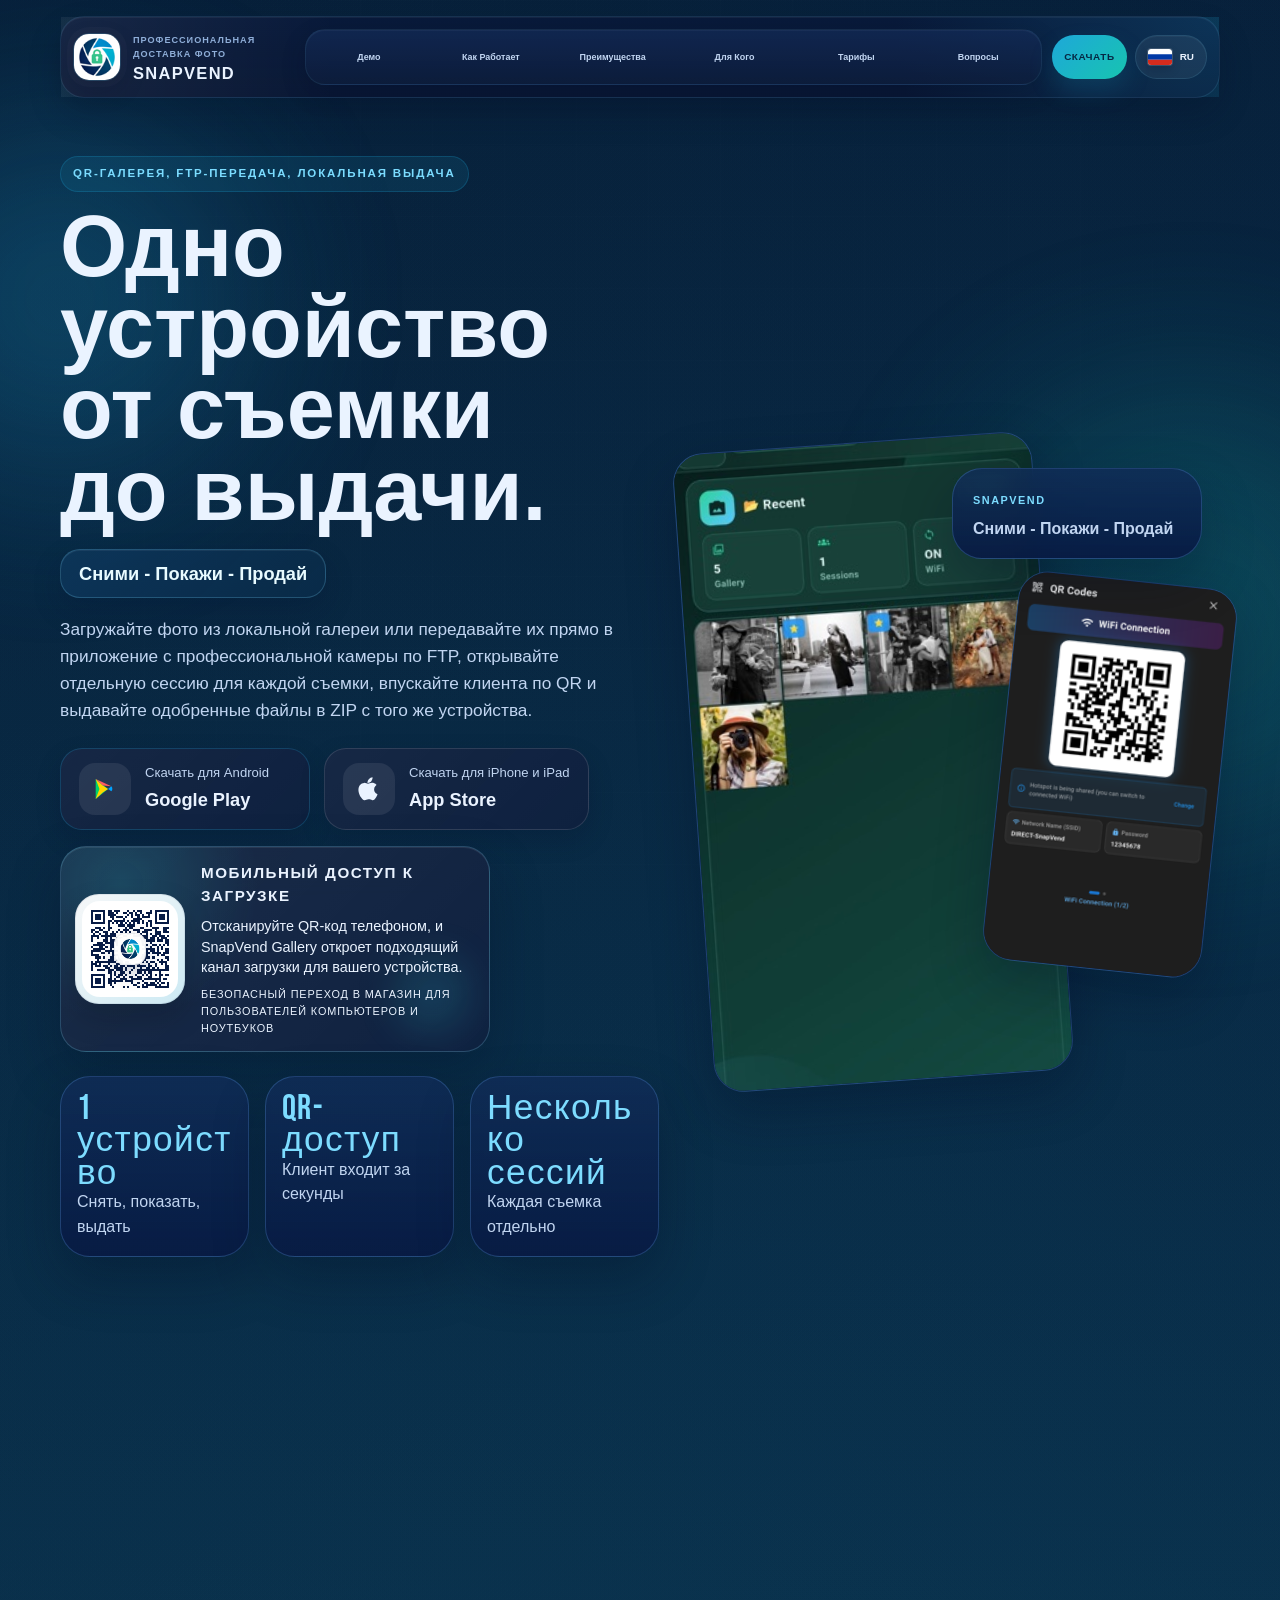
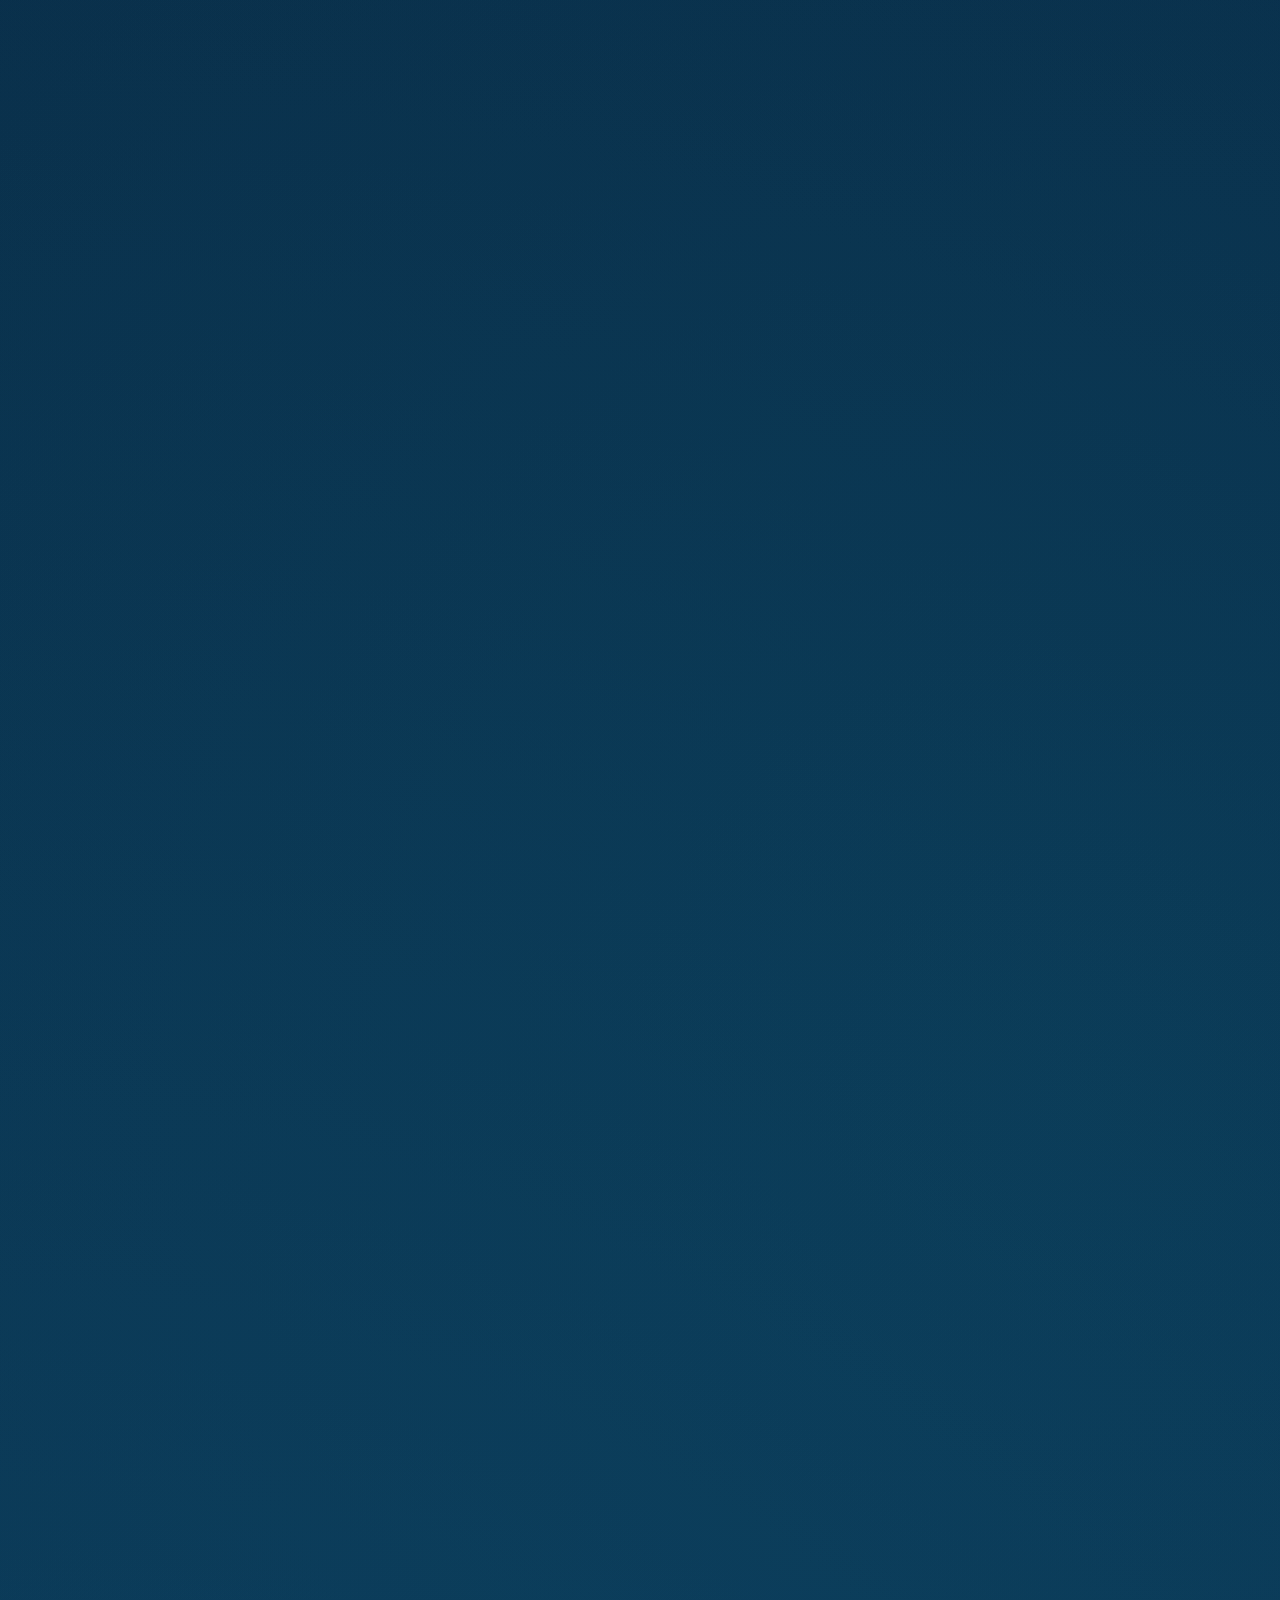
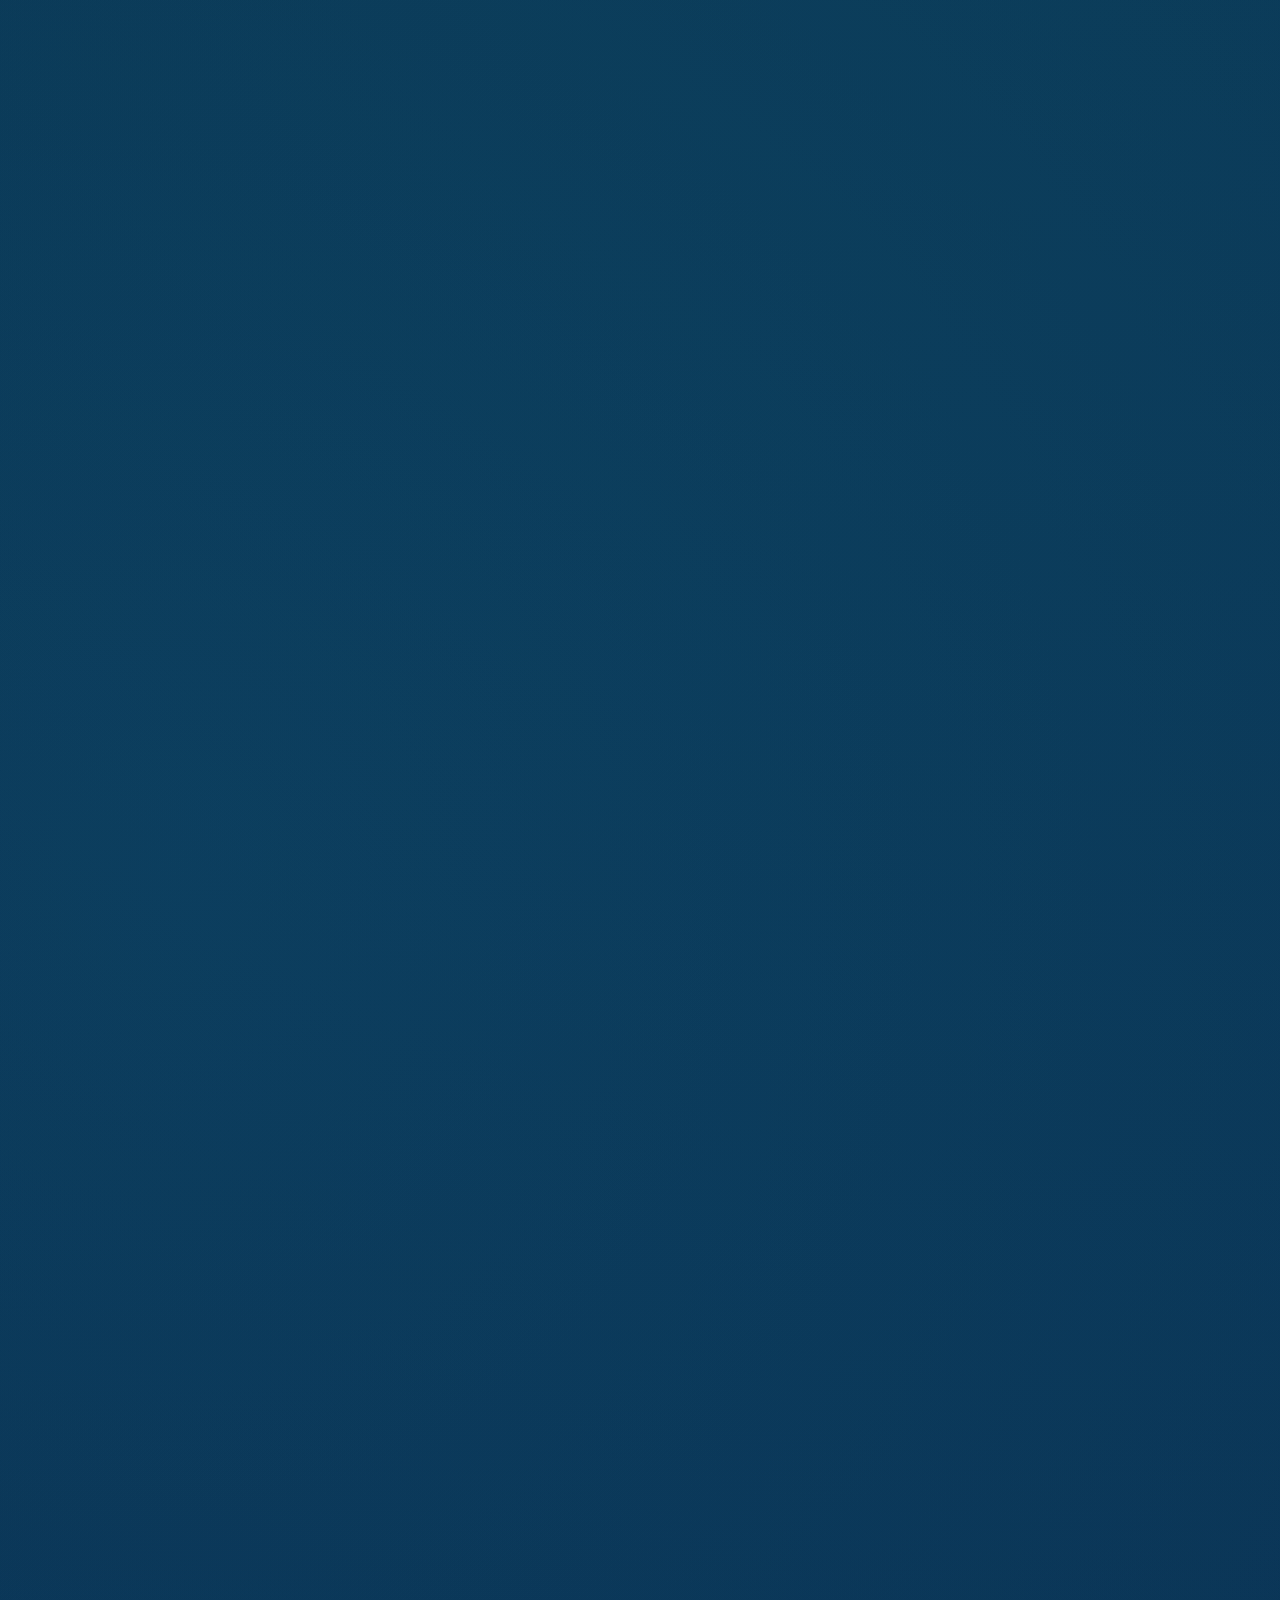
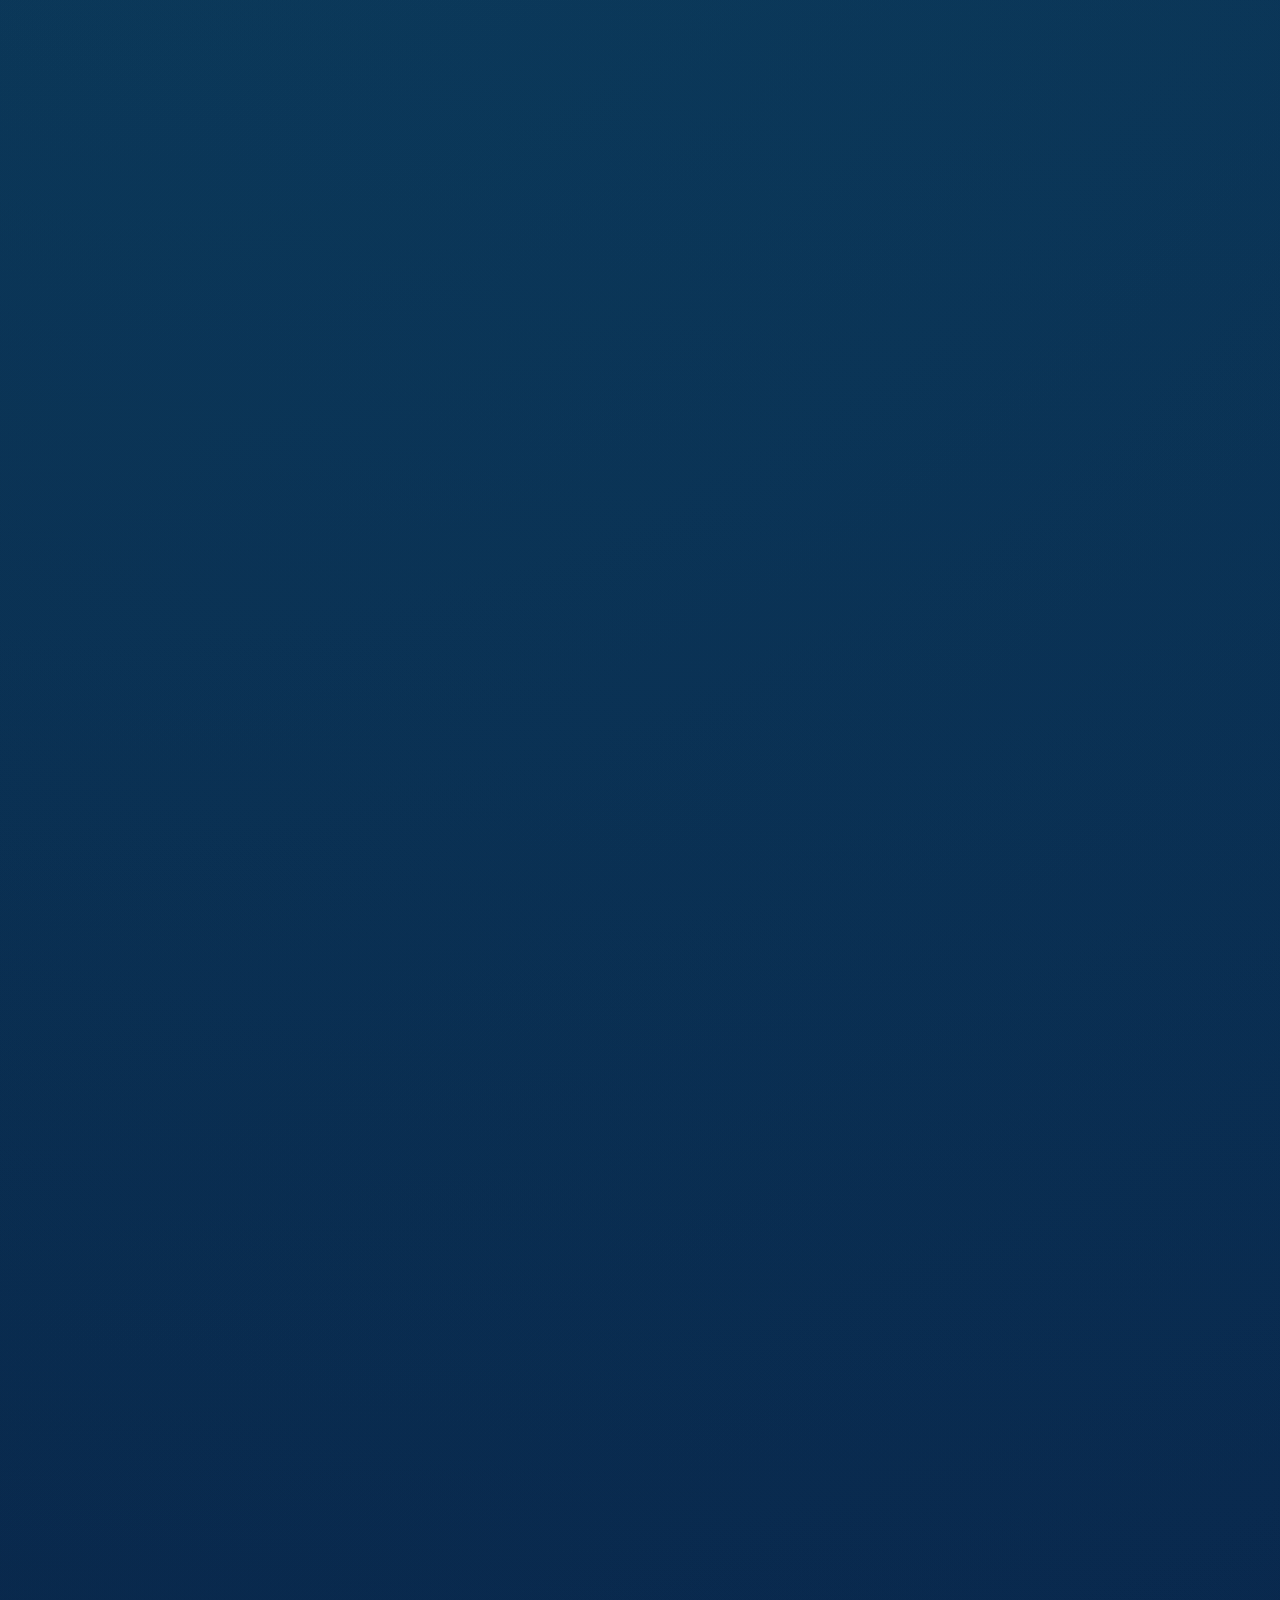
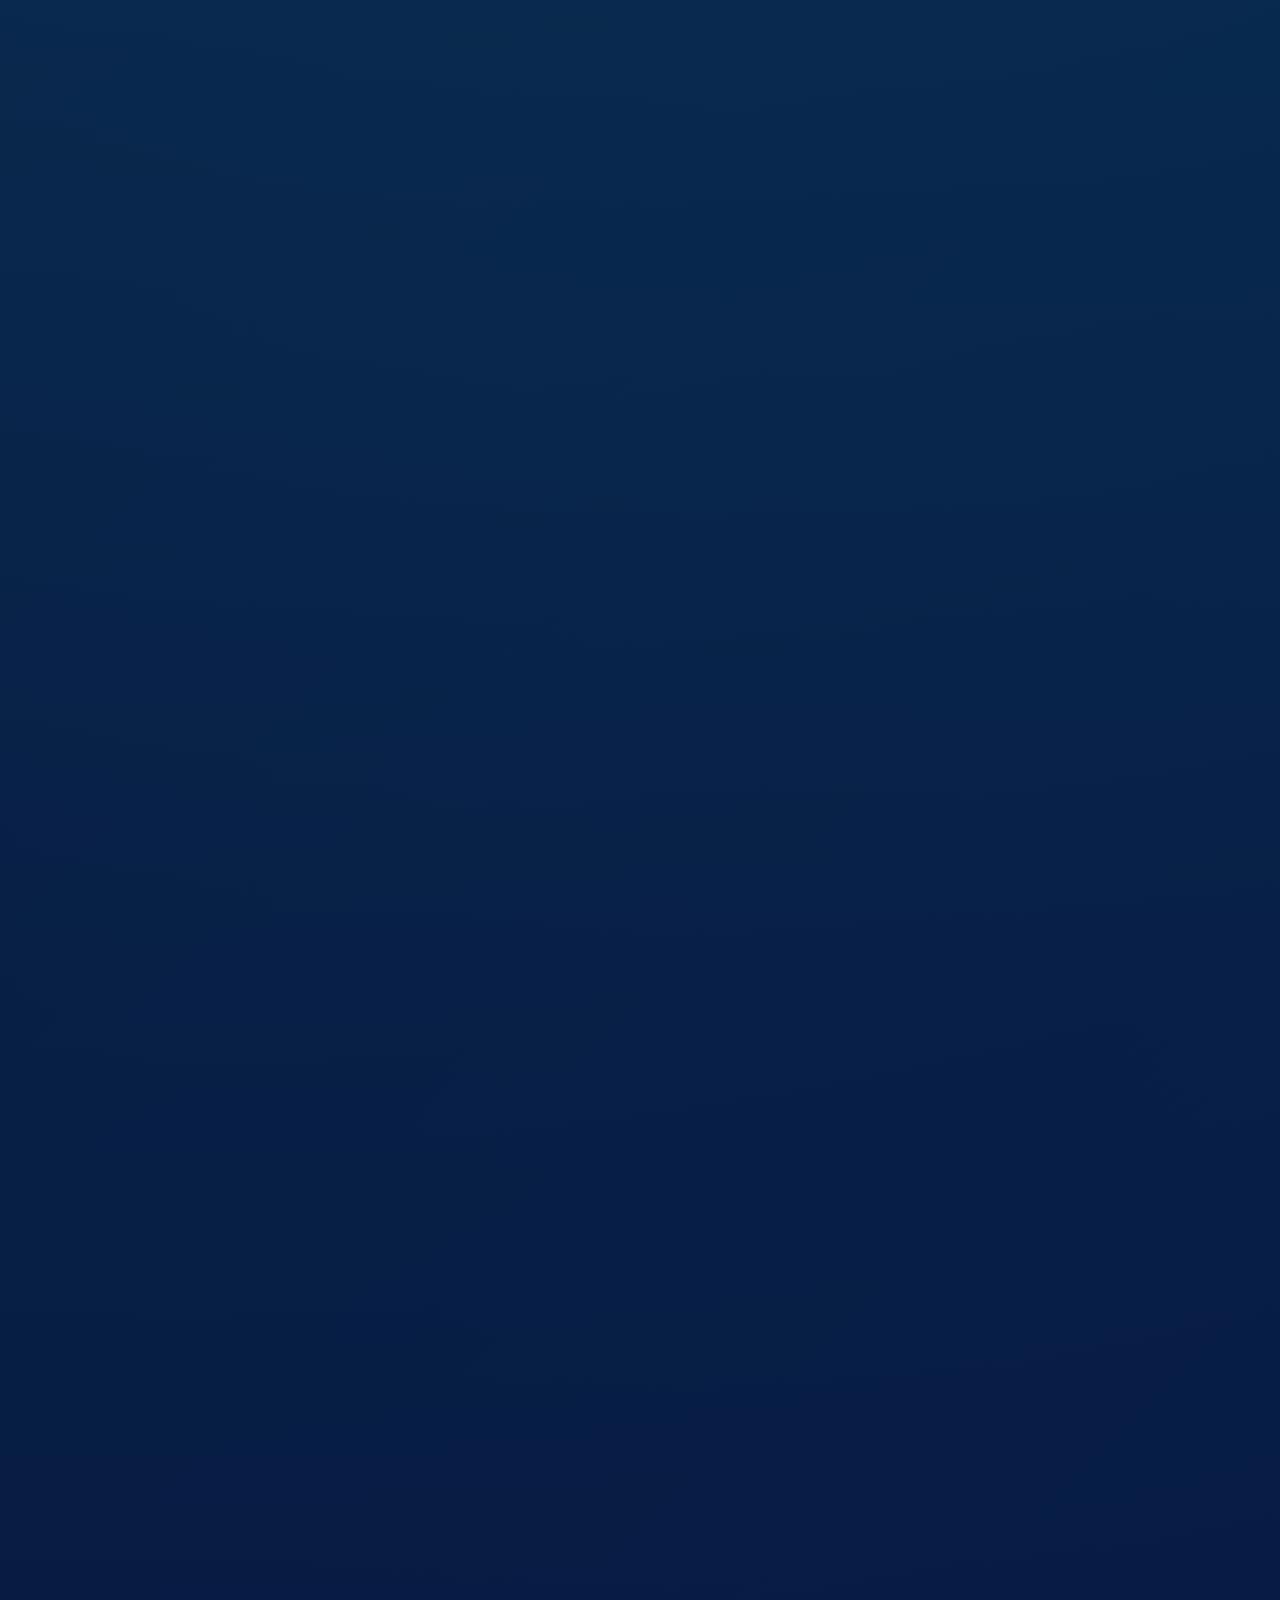
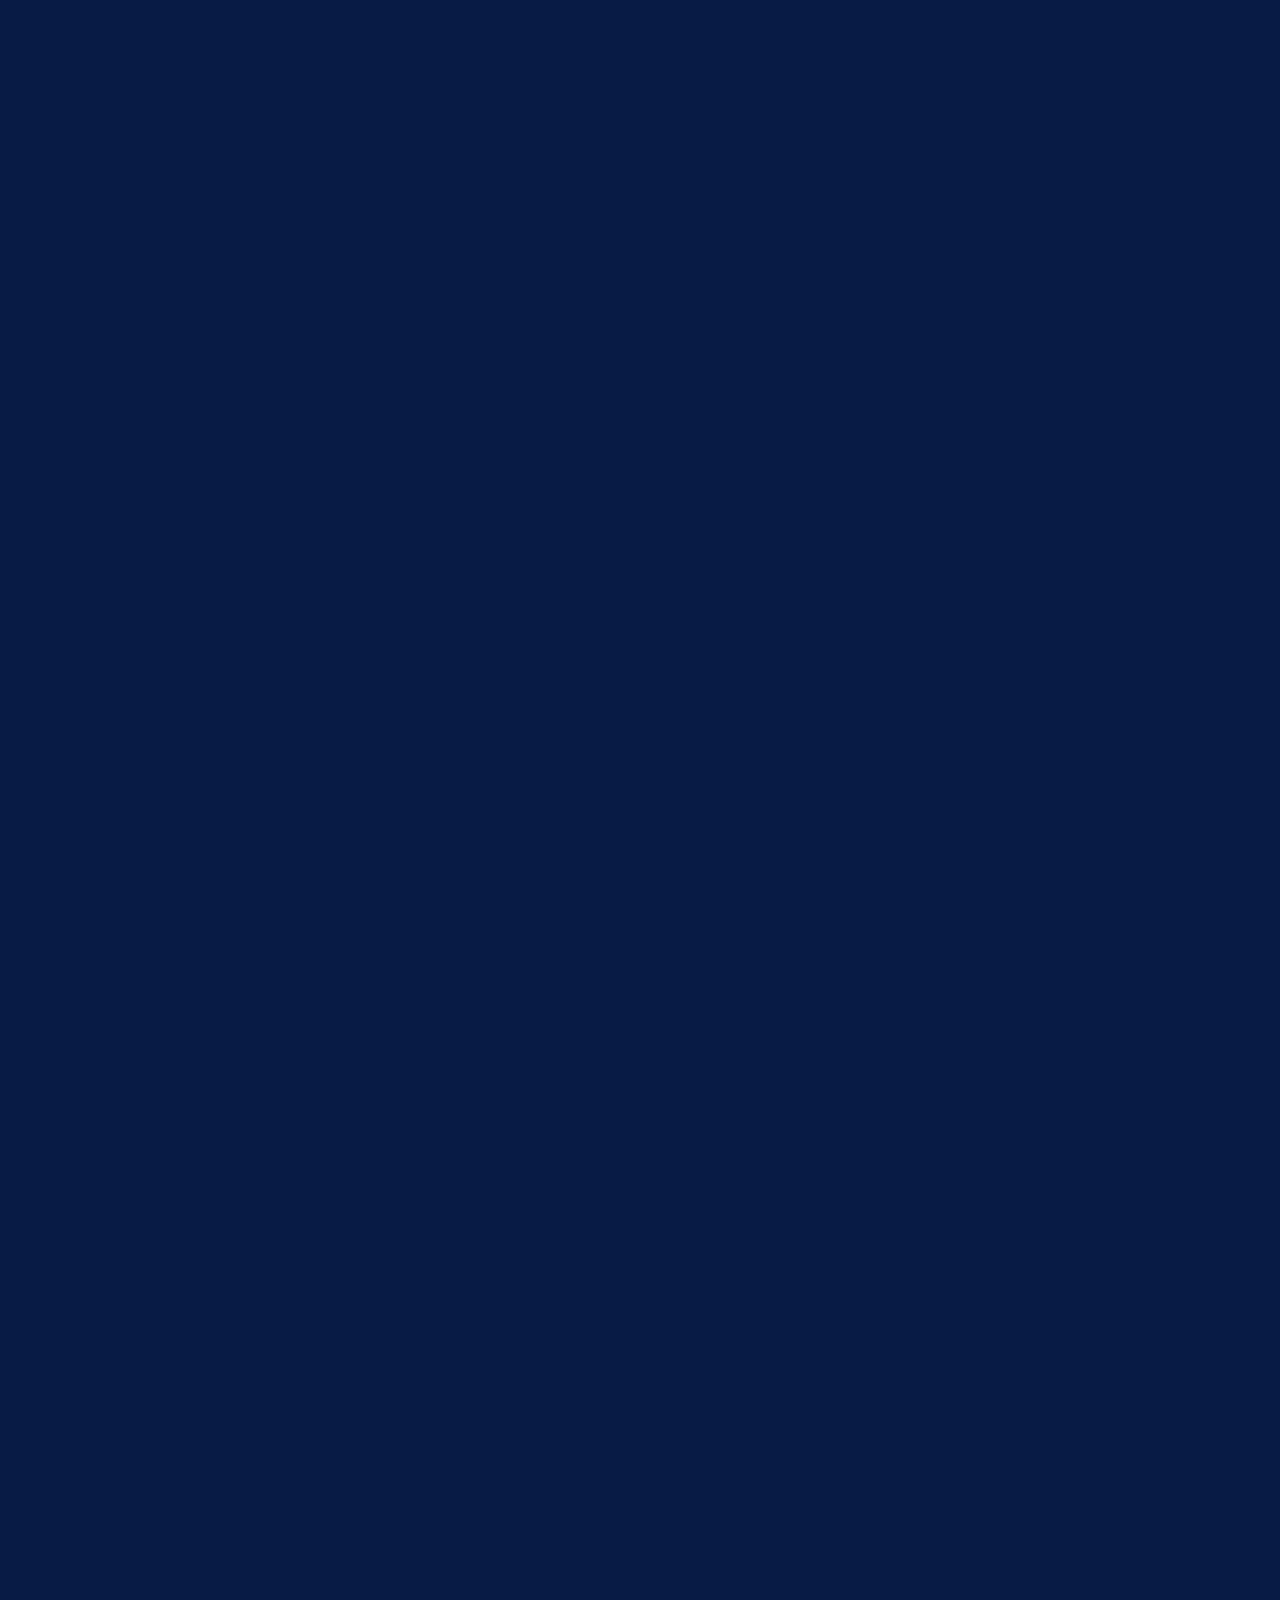
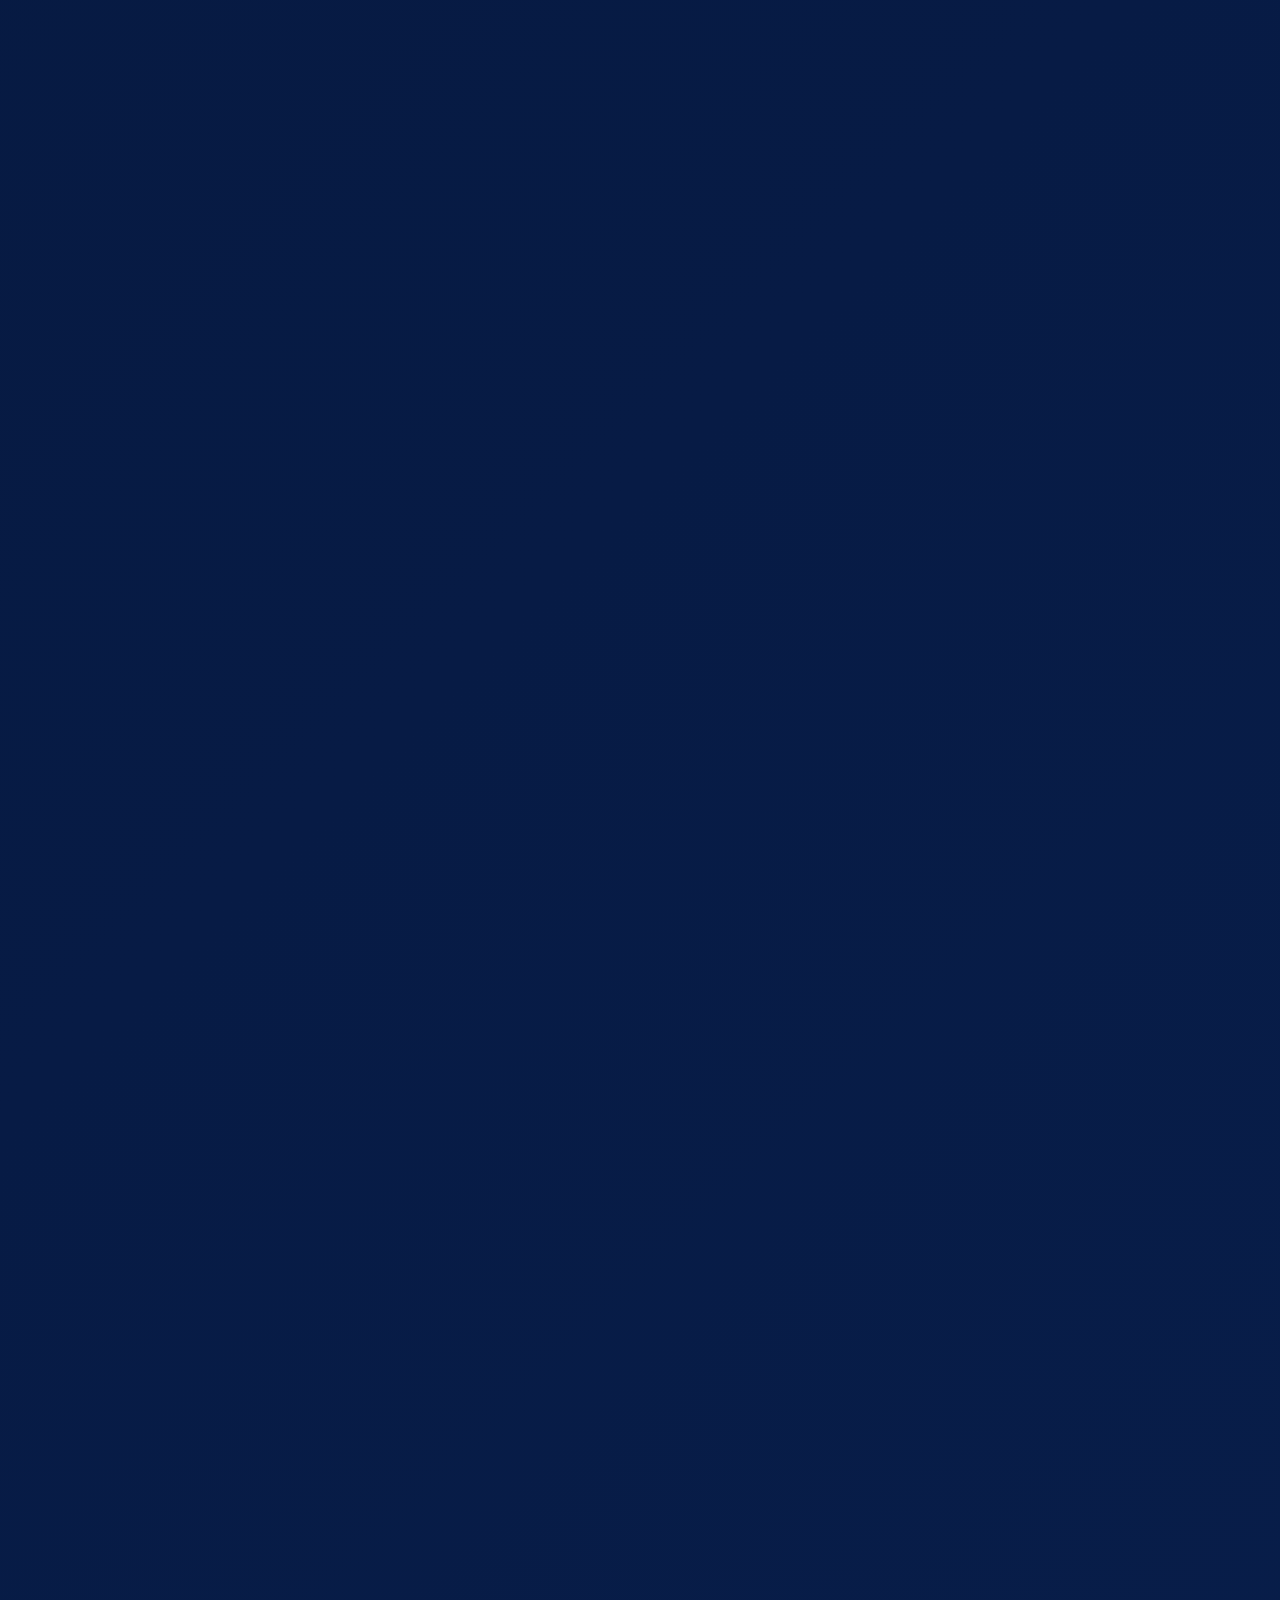
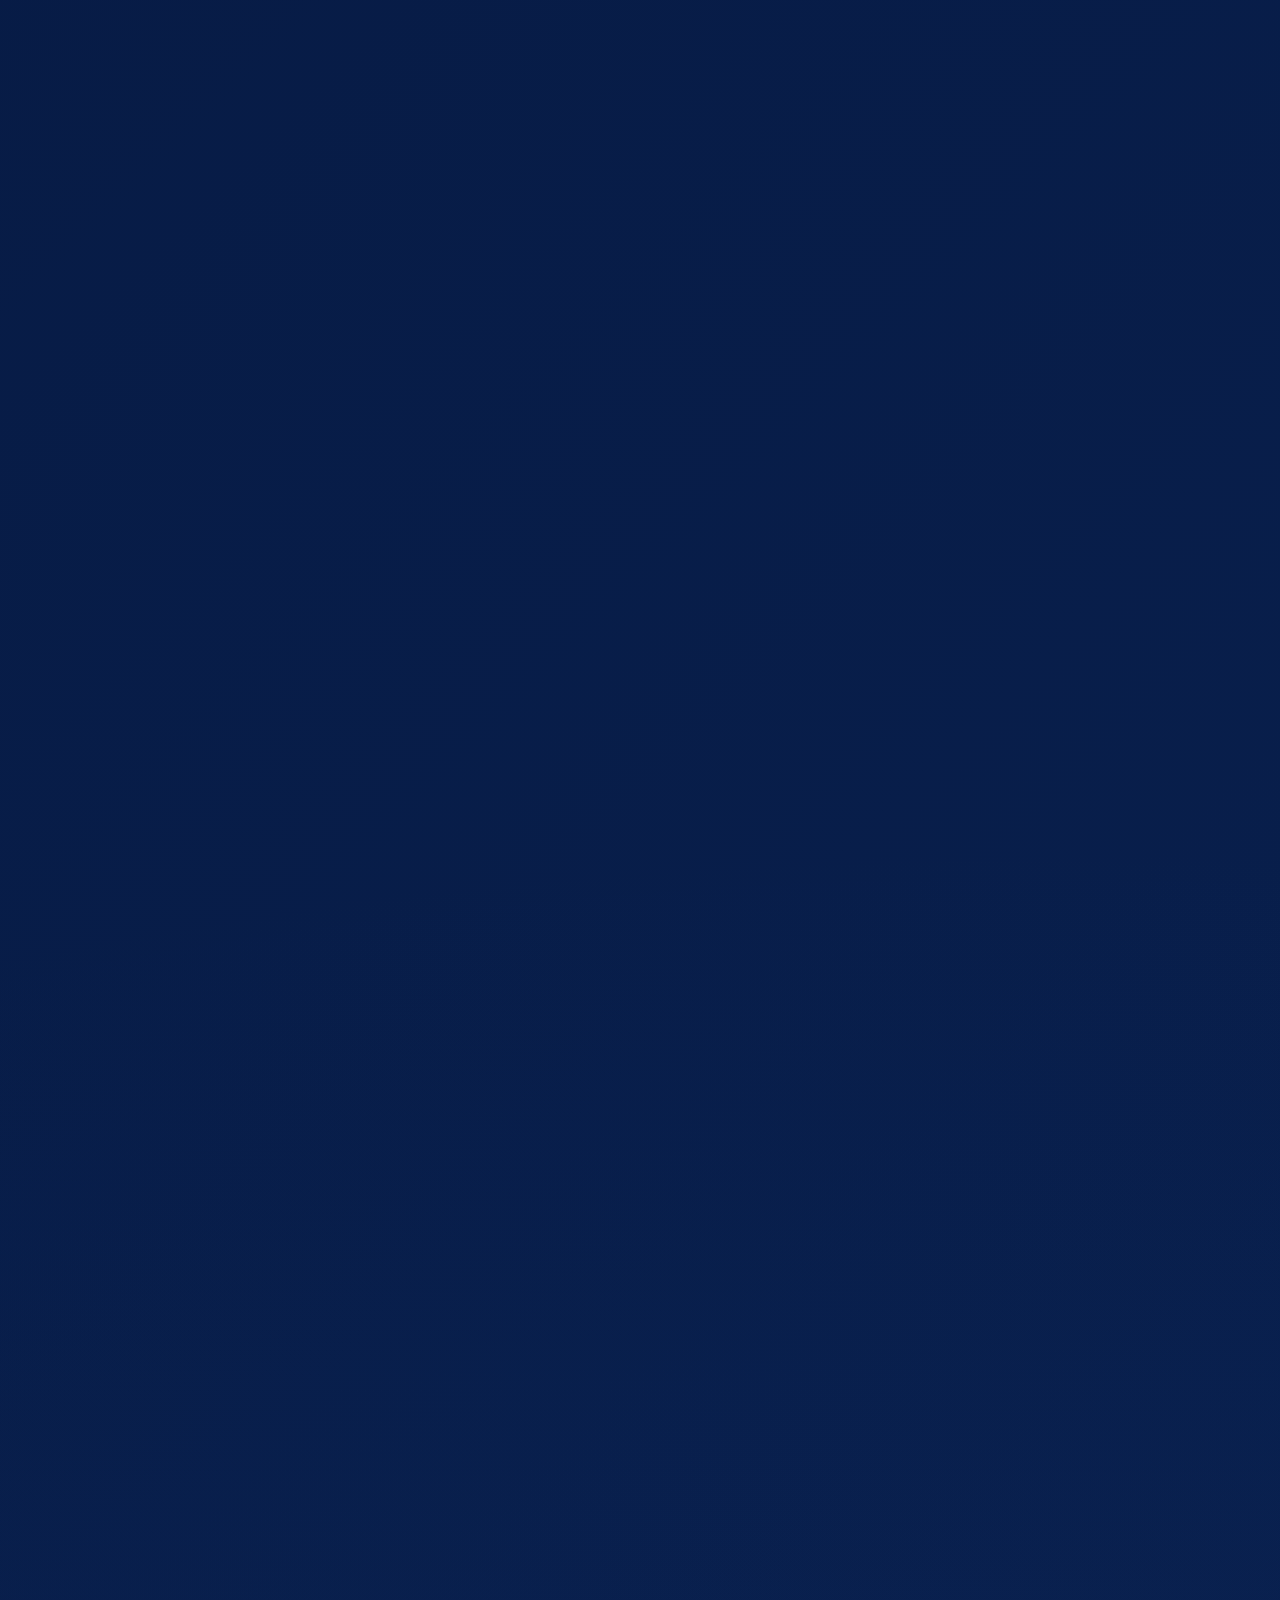
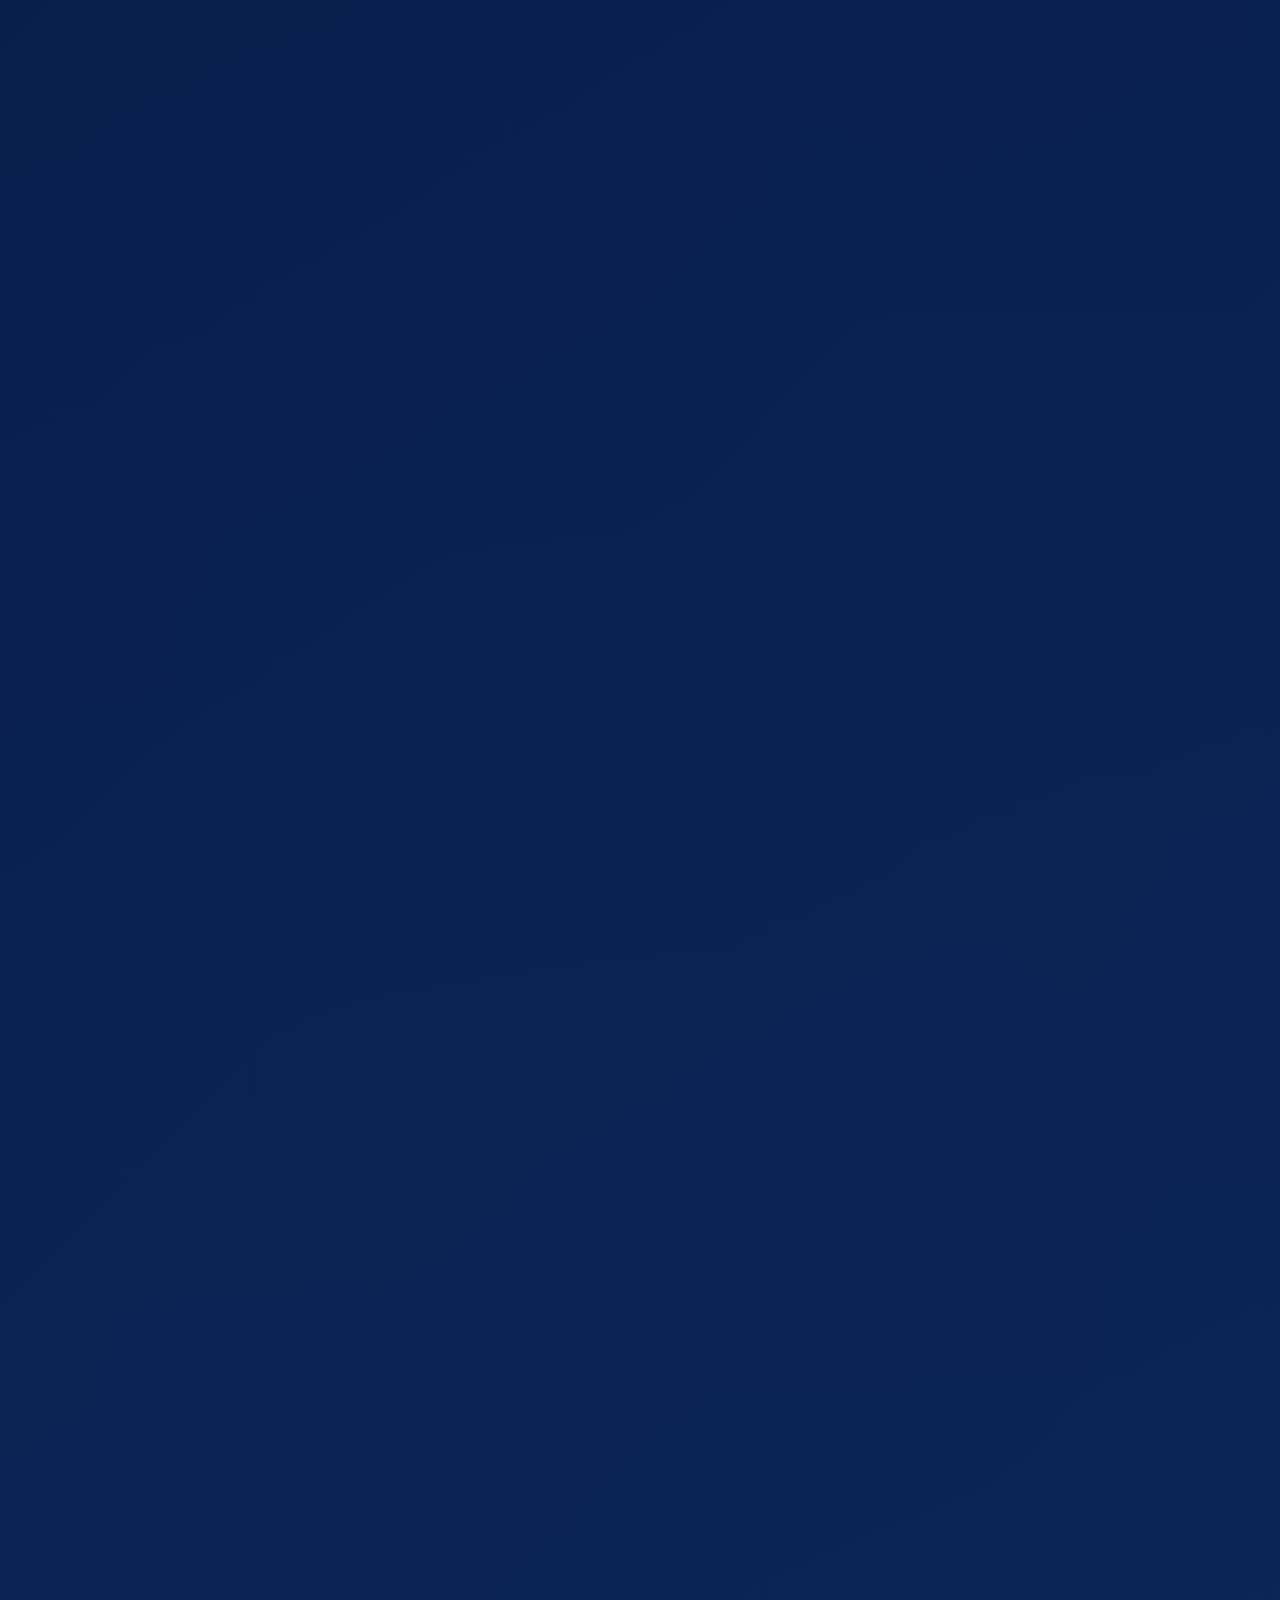
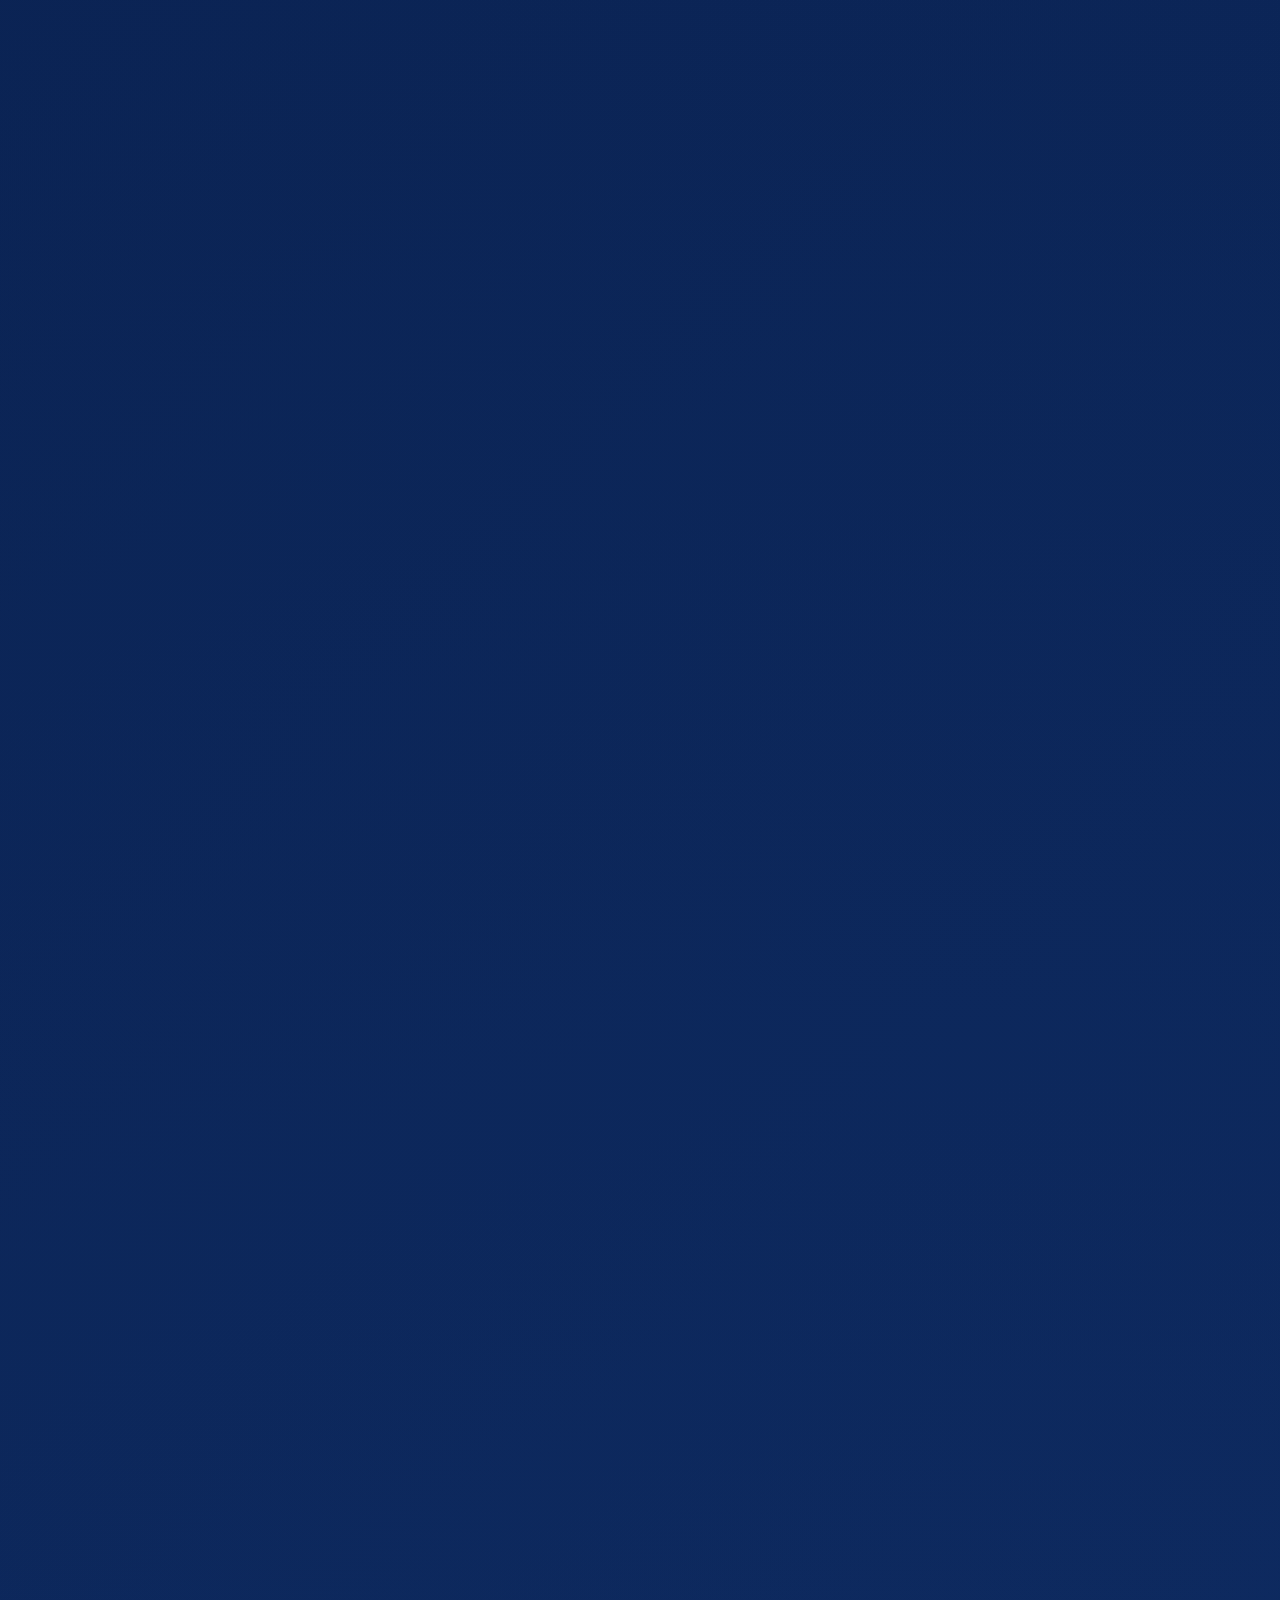
<file: ru/index.html>
<!doctype html>
<html lang="ru" dir="ltr" data-locale="ru">
  <head>
    <meta charset="utf-8">
    <meta name="viewport" content="width=device-width, initial-scale=1">
    <title>SnapVend Gallery | QR-галерея и локальная выдача для фотографов</title>
    <meta name="description" content="SnapVend Gallery помогает фотографам управлять QR-галереей, FTP-передачей с камеры, выбором клиента и ZIP-выдачей с одного телефона или планшета.">
    <meta name="keywords" content="SnapVend Gallery, SnapVend, snapvendgallery.com, приложение SnapVend Gallery, QR-галерея для фотографов, приложение для выдачи фотографий, Сними - Покажи - Продай, QR-галерея, FTP-передача, локальная выдача, QR, сессии и выдача в одном потоке, Более управляемый выездной процесс, чем обычная передача галереи, Создано для профессиональных команд на площадке, Покажите полевые сценарии, где SnapVend особенно силен, Отправьте запрос, пожелание или предложение напрямую, Более понятный клиентский путь благодаря поддержке языков, Настройте первый процесс выдачи за несколько минут, Новые кадры появляются на большом экране, продажа начинается через QR, Как работает живой поток, Продажи, печать и лицензия в одном профессиональном потоке, Контролируемое Premium использование: 1 телефон + 1 планшет, Импорт с профкамеры, Откройте отдельную сессию, Откройте галерею по QR, Покажите локальную оплату и подтвердите PAC, Выдайте ZIP и отслеживайте сессию, Клиенту не нужно отдельное приложение, Порядок через отдельные сессии, Продажа и выдача на одном устройстве, Операционный контроль на живой съемке, Понятные правила лицензии и устройств, Экран для мероприятий, Запросы печати на свадьбах, TV, планшет и ноутбук, Камера снимает и отправляет фото в приложение по FTP., Новые кадры автоматически пополняют живую презентацию., Клиент сканирует QR и выбирает свое фото., Купленное или отправленное в печать фото исчезает с живого экрана., Живая презентация продаж, Подтверждение команды и PAC, Подготовка свадебной печати, Отчеты и экспорт, Готово к подпискам Google Play и App Store, Активация устройства и сценарий замены, Свой бренд, логотип и имя ZIP файла, Свадьбы и мероприятия, Студия и портрет, Школа, спорт и корпоратив, Улица, туристические зоны и мобильный портрет, Мобильные команды, Сайт и первый вход, Галерея и выбор клиента, Подтверждение и выдача, Установите приложение, Загрузите фото, Покажите по QR, Подтвердите и выдайте, Свадьбы и выбор гостей, Свадебный список на печать, Студийный стол отбора, Школа и спорт, Продажа портретов на улице и в туристических зонах, Корпоративная стойка, Свадебные команды печати и выдачи, Команды быстрой выдачи, Студии с акцентом на бренд, Локальные сетевые операции, Полевые команды с многими сессиями, Неограниченные ежедневные выдачи, Неограниченные живые презентации и витрина продаж на большом экране, Неограниченная очередь печати / список заказов, Подробные отчеты по продажам, загрузкам и конверсии, Подтверждение оплаты/PAC и ZIP-выдача, Активация 1 телефона + 1 планшета, Восстановление покупки и управление подпиской, Все операционные функции месячного Premium, Более выгодная стоимость за 12 месяцев, 14-дневное offline-окно для проверенной лицензии, Устойчивое решение для свадеб, мероприятий и интенсивной выездной работы, Живая презентация, очередь печати и отчеты без лимитов круглый год, Полный контроль бренда и процесса выдачи, QR-доступ, сессии, оплата и выдача идут в одном связанном потоке., Подходит для свадеб, мероприятий, студий и мобильных портретных продаж., Локальная сетевая модель остается быстрой, контролируемой и менее зависимой от интернета., Общий Вопрос, Запрос Демо, Цены, Партнерство, Особый Запрос">
    <meta name="robots" content="index,follow,max-image-preview:large,max-snippet:-1,max-video-preview:-1">
    <meta name="theme-color" content="#071b45">
    <meta http-equiv="content-language" content="ru">
    <meta name="application-name" content="SnapVend Gallery">
    <meta property="og:site_name" content="SnapVend Gallery">
    <meta property="og:type" content="website">
    <meta property="og:title" content="SnapVend Gallery | QR-галерея и локальная выдача для фотографов">
    <meta property="og:description" content="SnapVend Gallery помогает фотографам управлять QR-галереей, FTP-передачей с камеры, выбором клиента и ZIP-выдачей с одного телефона или планшета.">
    <meta property="og:url" content="https://snapvendgallery.com/ru/">
    <meta property="og:image" content="https://snapvendgallery.com/assets/branding/app_icon_store_512.png">
    <meta property="og:image:alt" content="SnapVend Gallery | QR-галерея и локальная выдача для фотографов">
    <meta property="og:locale" content="ru_RU">
    <meta name="twitter:card" content="summary_large_image">
    <meta name="twitter:title" content="SnapVend Gallery | QR-галерея и локальная выдача для фотографов">
    <meta name="twitter:description" content="SnapVend Gallery помогает фотографам управлять QR-галереей, FTP-передачей с камеры, выбором клиента и ZIP-выдачей с одного телефона или планшета.">
    <meta name="twitter:image" content="https://snapvendgallery.com/assets/branding/app_icon_store_512.png">
    <meta name="twitter:image:alt" content="SnapVend Gallery | QR-галерея и локальная выдача для фотографов">
    <link rel="canonical" href="https://snapvendgallery.com/ru/">
    <link rel="alternate" hreflang="x-default" href="https://snapvendgallery.com/">
    <link rel="alternate" hreflang="tr" href="https://snapvendgallery.com/">
    <link rel="alternate" hreflang="tr-TR" href="https://snapvendgallery.com/">
    <link rel="alternate" hreflang="en" href="https://snapvendgallery.com/en/">
    <link rel="alternate" hreflang="en-US" href="https://snapvendgallery.com/en/">
    <link rel="alternate" hreflang="en-GB" href="https://snapvendgallery.com/en/">
    <link rel="alternate" hreflang="en-CA" href="https://snapvendgallery.com/en/">
    <link rel="alternate" hreflang="en-AU" href="https://snapvendgallery.com/en/">
    <link rel="alternate" hreflang="es" href="https://snapvendgallery.com/es/">
    <link rel="alternate" hreflang="es-ES" href="https://snapvendgallery.com/es/">
    <link rel="alternate" hreflang="es-MX" href="https://snapvendgallery.com/es/">
    <link rel="alternate" hreflang="es-AR" href="https://snapvendgallery.com/es/">
    <link rel="alternate" hreflang="es-CO" href="https://snapvendgallery.com/es/">
    <link rel="alternate" hreflang="fr" href="https://snapvendgallery.com/fr/">
    <link rel="alternate" hreflang="fr-FR" href="https://snapvendgallery.com/fr/">
    <link rel="alternate" hreflang="fr-CA" href="https://snapvendgallery.com/fr/">
    <link rel="alternate" hreflang="fr-BE" href="https://snapvendgallery.com/fr/">
    <link rel="alternate" hreflang="fr-CH" href="https://snapvendgallery.com/fr/">
    <link rel="alternate" hreflang="de" href="https://snapvendgallery.com/de/">
    <link rel="alternate" hreflang="de-DE" href="https://snapvendgallery.com/de/">
    <link rel="alternate" hreflang="de-AT" href="https://snapvendgallery.com/de/">
    <link rel="alternate" hreflang="de-CH" href="https://snapvendgallery.com/de/">
    <link rel="alternate" hreflang="it" href="https://snapvendgallery.com/it/">
    <link rel="alternate" hreflang="it-IT" href="https://snapvendgallery.com/it/">
    <link rel="alternate" hreflang="it-CH" href="https://snapvendgallery.com/it/">
    <link rel="alternate" hreflang="pt" href="https://snapvendgallery.com/pt/">
    <link rel="alternate" hreflang="pt-BR" href="https://snapvendgallery.com/pt/">
    <link rel="alternate" hreflang="pt-PT" href="https://snapvendgallery.com/pt/">
    <link rel="alternate" hreflang="ru" href="https://snapvendgallery.com/ru/">
    <link rel="alternate" hreflang="ru-RU" href="https://snapvendgallery.com/ru/">
    <link rel="alternate" hreflang="ru-KZ" href="https://snapvendgallery.com/ru/">
    <link rel="alternate" hreflang="ar" href="https://snapvendgallery.com/ar/">
    <link rel="alternate" hreflang="ar-SA" href="https://snapvendgallery.com/ar/">
    <link rel="alternate" hreflang="ar-AE" href="https://snapvendgallery.com/ar/">
    <link rel="alternate" hreflang="ar-EG" href="https://snapvendgallery.com/ar/">
    <link rel="alternate" hreflang="hi" href="https://snapvendgallery.com/hi/">
    <link rel="alternate" hreflang="hi-IN" href="https://snapvendgallery.com/hi/">
    <link rel="alternate" hreflang="ja" href="https://snapvendgallery.com/ja/">
    <link rel="alternate" hreflang="ja-JP" href="https://snapvendgallery.com/ja/">
    <link rel="alternate" hreflang="zh" href="https://snapvendgallery.com/zh/">
    <link rel="alternate" hreflang="zh-CN" href="https://snapvendgallery.com/zh/">
    <link rel="alternate" hreflang="zh-SG" href="https://snapvendgallery.com/zh/">
    <link rel="icon" type="image/png" href="../assets/branding/snapvend_logo_square.png">
    <link rel="shortcut icon" href="../assets/branding/snapvend_logo_square.png">
    <link rel="apple-touch-icon" href="../assets/branding/snapvend_logo_square.png">
    <link rel="manifest" href="../manifest.webmanifest">
    <link rel="preload" href="../assets/fonts/BebasNeue-Regular.ttf" as="font" type="font/ttf" crossorigin>
    <link rel="preload" href="../assets/fonts/JosefinSans-Bold.ttf" as="font" type="font/ttf" crossorigin>
    <link rel="stylesheet" href="../styles.css?v=20260724084150">
    <script type="application/ld+json">{"@context":"https://schema.org","@graph":[{"@type":"Organization","@id":"https://snapvendgallery.com/#organization","name":"SnapVend Gallery","alternateName":["SnapVend","SnapVend QR Gallery","SnapVend Photo Delivery"],"description":"SnapVend Gallery помогает фотографам управлять QR-галереей, FTP-передачей с камеры, выбором клиента и ZIP-выдачей с одного телефона или планшета.","disambiguatingDescription":"SnapVend Gallery — опубликованное на snapvendgallery.com приложение QR-галереи и локальной выдачи фотографий для фотографов.","slogan":"Сними - Покажи - Продай","url":"https://snapvendgallery.com/","logo":{"@type":"ImageObject","url":"https://snapvendgallery.com/assets/branding/snapvend_logo_square.png"},"image":"https://snapvendgallery.com/assets/branding/snapvend_logo_square.png","sameAs":["https://snapvendgallery.com/","https://play.google.com/store/apps/details?id=com.snapvend.gallery","https://apps.apple.com/us/app/snapvend-gallery/id6764613281"],"contactPoint":[{"@id":"https://snapvendgallery.com/#sales-contact"}]},{"@type":"ContactPoint","@id":"https://snapvendgallery.com/#sales-contact","contactType":"sales","email":"snapvendinfo@gmail.com","url":"mailto:snapvendinfo@gmail.com","availableLanguage":["Турецкий","Английский","Испанский","Французский","Немецкий","Итальянский","Португальский","Русский","Арабский","Хинди","Японский","Китайский"]},{"@type":"WebSite","@id":"https://snapvendgallery.com/#website","url":"https://snapvendgallery.com/","name":"SnapVend Gallery","alternateName":"SnapVend","inLanguage":"ru","publisher":{"@id":"https://snapvendgallery.com/#organization"}},{"@type":"WebPage","@id":"https://snapvendgallery.com/ru/#webpage","url":"https://snapvendgallery.com/ru/","name":"SnapVend Gallery | QR-галерея и локальная выдача для фотографов","description":"SnapVend Gallery помогает фотографам управлять QR-галереей, FTP-передачей с камеры, выбором клиента и ZIP-выдачей с одного телефона или планшета.","inLanguage":"ru","isPartOf":{"@id":"https://snapvendgallery.com/#website"},"about":{"@id":"https://snapvendgallery.com/ru/#app"},"mainEntity":{"@id":"https://snapvendgallery.com/ru/#app"},"primaryImageOfPage":{"@type":"ImageObject","url":"https://snapvendgallery.com/assets/branding/snapvend_logo_square.png"},"keywords":"SnapVend Gallery, SnapVend, snapvendgallery.com, приложение SnapVend Gallery, QR-галерея для фотографов, приложение для выдачи фотографий, Сними - Покажи - Продай, QR-галерея, FTP-передача, локальная выдача, QR, сессии и выдача в одном потоке, Более управляемый выездной процесс, чем обычная передача галереи, Создано для профессиональных команд на площадке, Покажите полевые сценарии, где SnapVend особенно силен, Отправьте запрос, пожелание или предложение напрямую, Более понятный клиентский путь благодаря поддержке языков, Настройте первый процесс выдачи за несколько минут, Новые кадры появляются на большом экране, продажа начинается через QR, Как работает живой поток, Продажи, печать и лицензия в одном профессиональном потоке, Контролируемое Premium использование: 1 телефон + 1 планшет, Импорт с профкамеры, Откройте отдельную сессию, Откройте галерею по QR, Покажите локальную оплату и подтвердите PAC, Выдайте ZIP и отслеживайте сессию, Клиенту не нужно отдельное приложение, Порядок через отдельные сессии, Продажа и выдача на одном устройстве, Операционный контроль на живой съемке, Понятные правила лицензии и устройств, Экран для мероприятий, Запросы печати на свадьбах, TV, планшет и ноутбук, Камера снимает и отправляет фото в приложение по FTP., Новые кадры автоматически пополняют живую презентацию., Клиент сканирует QR и выбирает свое фото., Купленное или отправленное в печать фото исчезает с живого экрана., Живая презентация продаж, Подтверждение команды и PAC, Подготовка свадебной печати, Отчеты и экспорт, Готово к подпискам Google Play и App Store, Активация устройства и сценарий замены, Свой бренд, логотип и имя ZIP файла, Свадьбы и мероприятия, Студия и портрет, Школа, спорт и корпоратив, Улица, туристические зоны и мобильный портрет, Мобильные команды, Сайт и первый вход, Галерея и выбор клиента, Подтверждение и выдача, Установите приложение, Загрузите фото, Покажите по QR, Подтвердите и выдайте, Свадьбы и выбор гостей, Свадебный список на печать, Студийный стол отбора, Школа и спорт, Продажа портретов на улице и в туристических зонах, Корпоративная стойка, Свадебные команды печати и выдачи, Команды быстрой выдачи, Студии с акцентом на бренд, Локальные сетевые операции, Полевые команды с многими сессиями, Неограниченные ежедневные выдачи, Неограниченные живые презентации и витрина продаж на большом экране, Неограниченная очередь печати / список заказов, Подробные отчеты по продажам, загрузкам и конверсии, Подтверждение оплаты/PAC и ZIP-выдача, Активация 1 телефона + 1 планшета, Восстановление покупки и управление подпиской, Все операционные функции месячного Premium, Более выгодная стоимость за 12 месяцев, 14-дневное offline-окно для проверенной лицензии, Устойчивое решение для свадеб, мероприятий и интенсивной выездной работы, Живая презентация, очередь печати и отчеты без лимитов круглый год, Полный контроль бренда и процесса выдачи, QR-доступ, сессии, оплата и выдача идут в одном связанном потоке., Подходит для свадеб, мероприятий, студий и мобильных портретных продаж., Локальная сетевая модель остается быстрой, контролируемой и менее зависимой от интернета., Общий Вопрос, Запрос Демо, Цены, Партнерство, Особый Запрос","hasPart":[{"@id":"https://snapvendgallery.com/ru/#audience"},{"@id":"https://snapvendgallery.com/ru/#language-support-benefits"},{"@id":"https://snapvendgallery.com/ru/#why-snapvend"},{"@id":"https://snapvendgallery.com/ru/#live-presentation"},{"@id":"https://snapvendgallery.com/ru/#field-operations"},{"@id":"https://snapvendgallery.com/ru/#quick-start"},{"@id":"https://snapvendgallery.com/ru/#use-cases"},{"@id":"https://snapvendgallery.com/ru/#reference-profiles"},{"@id":"https://snapvendgallery.com/ru/#faq"},{"@id":"https://snapvendgallery.com/ru/#contact-page"},{"@id":"https://snapvendgallery.com/ru/#contact-topics"},{"@id":"https://snapvendgallery.com/ru/#why-snapvend-points"},{"@id":"https://snapvendgallery.com/ru/#supported-languages"}]},{"@type":"SoftwareApplication","@id":"https://snapvendgallery.com/ru/#app","name":"SnapVend Gallery","alternateName":["SnapVend","SnapVend QR Gallery","SnapVend Photographer Gallery"],"description":"SnapVend Gallery помогает фотографам управлять QR-галереей, FTP-передачей с камеры, выбором клиента и ZIP-выдачей с одного телефона или планшета.","disambiguatingDescription":"SnapVend Gallery — мобильное приложение для фотографов с QR-галереей, FTP-передачей с камеры и локальной ZIP-выдачей.","applicationCategory":"BusinessApplication","applicationSubCategory":"Фотопоток, управление печатью и выдача","applicationSuite":"SnapVend Gallery","identifier":"com.snapvend.gallery","operatingSystem":"ANDROID, IOS","inLanguage":"ru","availableLanguage":["Турецкий","Английский","Испанский","Французский","Немецкий","Итальянский","Португальский","Русский","Арабский","Хинди","Японский","Китайский"],"url":"https://snapvendgallery.com/ru/","mainEntityOfPage":"https://snapvendgallery.com/ru/","image":"https://snapvendgallery.com/assets/branding/snapvend_logo_square.png","screenshot":["https://snapvendgallery.com/assets/marketing/google_play/web/01_gallery_dashboard_hero.jpg","https://snapvendgallery.com/assets/marketing/google_play/web/02_session_qr_access_hero.png","https://snapvendgallery.com/assets/marketing/google_play/web/05_ftp_server_settings_web.png","https://snapvendgallery.com/assets/marketing/google_play/web/01_gallery_dashboard_web.png","https://snapvendgallery.com/assets/marketing/google_play/web/03_browser_gallery_selection_web.png","https://snapvendgallery.com/assets/marketing/google_play/web/06_customer_gallery_selection_en_web.png","https://snapvendgallery.com/assets/marketing/google_play/web/04_payment_approval_flow_web.png","https://snapvendgallery.com/assets/marketing/google_play/web/07_reports_dashboard_web.png"],"keywords":"SnapVend Gallery, SnapVend, snapvendgallery.com, приложение SnapVend Gallery, QR-галерея для фотографов, приложение для выдачи фотографий, Сними - Покажи - Продай, QR-галерея, FTP-передача, локальная выдача, QR, сессии и выдача в одном потоке, Более управляемый выездной процесс, чем обычная передача галереи, Создано для профессиональных команд на площадке, Покажите полевые сценарии, где SnapVend особенно силен, Отправьте запрос, пожелание или предложение напрямую, Более понятный клиентский путь благодаря поддержке языков, Настройте первый процесс выдачи за несколько минут, Новые кадры появляются на большом экране, продажа начинается через QR, Как работает живой поток, Продажи, печать и лицензия в одном профессиональном потоке, Контролируемое Premium использование: 1 телефон + 1 планшет, Импорт с профкамеры, Откройте отдельную сессию, Откройте галерею по QR, Покажите локальную оплату и подтвердите PAC, Выдайте ZIP и отслеживайте сессию, Клиенту не нужно отдельное приложение, Порядок через отдельные сессии, Продажа и выдача на одном устройстве, Операционный контроль на живой съемке, Понятные правила лицензии и устройств, Экран для мероприятий, Запросы печати на свадьбах, TV, планшет и ноутбук, Камера снимает и отправляет фото в приложение по FTP., Новые кадры автоматически пополняют живую презентацию., Клиент сканирует QR и выбирает свое фото., Купленное или отправленное в печать фото исчезает с живого экрана., Живая презентация продаж, Подтверждение команды и PAC, Подготовка свадебной печати, Отчеты и экспорт, Готово к подпискам Google Play и App Store, Активация устройства и сценарий замены, Свой бренд, логотип и имя ZIP файла, Свадьбы и мероприятия, Студия и портрет, Школа, спорт и корпоратив, Улица, туристические зоны и мобильный портрет, Мобильные команды, Сайт и первый вход, Галерея и выбор клиента, Подтверждение и выдача, Установите приложение, Загрузите фото, Покажите по QR, Подтвердите и выдайте, Свадьбы и выбор гостей, Свадебный список на печать, Студийный стол отбора, Школа и спорт, Продажа портретов на улице и в туристических зонах, Корпоративная стойка, Свадебные команды печати и выдачи, Команды быстрой выдачи, Студии с акцентом на бренд, Локальные сетевые операции, Полевые команды с многими сессиями, Неограниченные ежедневные выдачи, Неограниченные живые презентации и витрина продаж на большом экране, Неограниченная очередь печати / список заказов, Подробные отчеты по продажам, загрузкам и конверсии, Подтверждение оплаты/PAC и ZIP-выдача, Активация 1 телефона + 1 планшета, Восстановление покупки и управление подпиской, Все операционные функции месячного Premium, Более выгодная стоимость за 12 месяцев, 14-дневное offline-окно для проверенной лицензии, Устойчивое решение для свадеб, мероприятий и интенсивной выездной работы, Живая презентация, очередь печати и отчеты без лимитов круглый год, Полный контроль бренда и процесса выдачи, QR-доступ, сессии, оплата и выдача идут в одном связанном потоке., Подходит для свадеб, мероприятий, студий и мобильных портретных продаж., Локальная сетевая модель остается быстрой, контролируемой и менее зависимой от интернета., Общий Вопрос, Запрос Демо, Цены, Партнерство, Особый Запрос","brand":{"@type":"Brand","name":"SnapVend Gallery","alternateName":"SnapVend"},"publisher":{"@id":"https://snapvendgallery.com/#organization"},"isAccessibleForFree":true,"featureList":["Импорт с профкамеры","Откройте отдельную сессию","Откройте галерею по QR","Покажите локальную оплату и подтвердите PAC","Выдайте ZIP и отслеживайте сессию","Клиенту не нужно отдельное приложение","Порядок через отдельные сессии","Продажа и выдача на одном устройстве","Операционный контроль на живой съемке","Понятные правила лицензии и устройств","Экран для мероприятий","Запросы печати на свадьбах","TV, планшет и ноутбук","Камера снимает и отправляет фото в приложение по FTP.","Новые кадры автоматически пополняют живую презентацию.","Клиент сканирует QR и выбирает свое фото.","Купленное или отправленное в печать фото исчезает с живого экрана.","Живая презентация продаж","Подтверждение команды и PAC","Подготовка свадебной печати","Отчеты и экспорт","Готово к подпискам Google Play и App Store","Активация устройства и сценарий замены","Свой бренд, логотип и имя ZIP файла","Установите приложение","Загрузите фото","Покажите по QR","Подтвердите и выдайте","Неограниченные ежедневные выдачи","Неограниченные живые презентации и витрина продаж на большом экране","Неограниченная очередь печати / список заказов","Подробные отчеты по продажам, загрузкам и конверсии","Подтверждение оплаты/PAC и ZIP-выдача","Активация 1 телефона + 1 планшета","Восстановление покупки и управление подпиской","Все операционные функции месячного Premium","Более выгодная стоимость за 12 месяцев","14-дневное offline-окно для проверенной лицензии","Устойчивое решение для свадеб, мероприятий и интенсивной выездной работы","Живая презентация, очередь печати и отчеты без лимитов круглый год","Полный контроль бренда и процесса выдачи","Сайт и первый вход","Галерея и выбор клиента","Подтверждение и выдача","Свадьбы и выбор гостей","Свадебный список на печать"],"additionalProperty":[{"@type":"PropertyValue","name":"Поддерживаемые Языки","value":"Турецкий, Английский, Испанский, Французский, Немецкий, Итальянский, Португальский, Русский, Арабский, Хинди, Японский, Китайский"},{"@type":"PropertyValue","name":"Локализованное покрытие клиентского потока","value":"Более понятный клиентский путь благодаря поддержке языков"},{"@type":"PropertyValue","name":"Преимущество SnapVend","value":"QR-доступ, сессии, оплата и выдача идут в одном связанном потоке. | Подходит для свадеб, мероприятий, студий и мобильных портретных продаж. | Локальная сетевая модель остается быстрой, контролируемой и менее зависимой от интернета."},{"@type":"PropertyValue","name":"Как работает живой поток","value":"Камера снимает и отправляет фото в приложение по FTP. | Новые кадры автоматически пополняют живую презентацию. | Клиент сканирует QR и выбирает свое фото. | Купленное или отправленное в печать фото исчезает с живого экрана."},{"@type":"PropertyValue","name":"Premium лицензия","value":"Контролируемое Premium использование: 1 телефон + 1 планшет: Premium снимает лимиты выдачи, живой презентации и списка заказов печати. Проверенная лицензия продолжает работу в заданном offline окне."},{"@type":"PropertyValue","name":"Premium (месяц)","value":"Premium объединяет неограниченную выдачу, живую презентацию, очередь печати, подробные отчеты, подтверждение оплаты/PAC, брендированную ZIP-выдачу и активацию 1 телефона + 1 планшета. Годовой Premium дает те же права с более выгодной годовой стоимостью."}],"audience":[{"@type":"Audience","audienceType":"Свадьбы и мероприятия","description":"Сильный сценарий для свадебных команд, которым нужно вести быстрый отбор, мгновенную выдачу и список на печать в одном процессе."},{"@type":"Audience","audienceType":"Студия и портрет","description":"Студии, которые хотят выбирать и отдавать фотографии вместе с клиентом."},{"@type":"Audience","audienceType":"Школа, спорт и корпоратив","description":"Команды, которые ведут много сессий и не смешивают клиентов и выдачу."},{"@type":"Audience","audienceType":"Улица, туристические зоны и мобильный портрет","description":"Подходит фотографам, которые снимают на месте, сразу показывают выбранные кадры и продают фотографии по одной или пакетами."},{"@type":"Audience","audienceType":"Мобильные команды","description":"Операции на локальной сети или через точку доступа без зависимости от интернета."}],"offers":[{"@type":"Offer","name":"Free","description":"10 выдач фотографий в день | 10 заказов печати в день | 10 живых презентаций в день | Бренд SnapVend остается видимым | Проверьте основной процесс перед подпиской","price":0,"priceCurrency":"RUB","availability":"https://schema.org/InStock","url":"https://snapvendgallery.com/ru/#pricing"},{"@type":"Offer","name":"Premium (месяц)","description":"Неограниченные ежедневные выдачи | Неограниченные живые презентации и витрина продаж на большом экране | Неограниченная очередь печати / список заказов | Подробные отчеты по продажам, загрузкам и конверсии | Подтверждение оплаты/PAC и ZIP-выдача | Активация 1 телефона + 1 планшета | Свой бренд, логотип и имя ZIP файла | Восстановление покупки и управление подпиской","price":697.0,"priceCurrency":"RUB","availability":"https://schema.org/InStock","url":"https://snapvendgallery.com/ru/#pricing"},{"@type":"Offer","name":"Premium (год)","description":"Все операционные функции месячного Premium | Более выгодная стоимость за 12 месяцев | 14-дневное offline-окно для проверенной лицензии | Устойчивое решение для свадеб, мероприятий и интенсивной выездной работы | Живая презентация, очередь печати и отчеты без лимитов круглый год | Полный контроль бренда и процесса выдачи","price":6970.0,"priceCurrency":"RUB","availability":"https://schema.org/InStock","url":"https://snapvendgallery.com/ru/#pricing"}],"downloadUrl":["https://play.google.com/store/apps/details?id=com.snapvend.gallery","https://apps.apple.com/us/app/snapvend-gallery/id6764613281"],"installUrl":["https://play.google.com/store/apps/details?id=com.snapvend.gallery","https://apps.apple.com/us/app/snapvend-gallery/id6764613281"],"dateModified":"2026-07-24"},{"@type":"ItemList","@id":"https://snapvendgallery.com/ru/#audience","url":"https://snapvendgallery.com/ru/#audience","name":"Создано для профессиональных команд на площадке","numberOfItems":5,"itemListElement":[{"@type":"ListItem","position":1,"item":{"@type":"Thing","name":"Свадьбы и мероприятия","description":"Сильный сценарий для свадебных команд, которым нужно вести быстрый отбор, мгновенную выдачу и список на печать в одном процессе."}},{"@type":"ListItem","position":2,"item":{"@type":"Thing","name":"Студия и портрет","description":"Студии, которые хотят выбирать и отдавать фотографии вместе с клиентом."}},{"@type":"ListItem","position":3,"item":{"@type":"Thing","name":"Школа, спорт и корпоратив","description":"Команды, которые ведут много сессий и не смешивают клиентов и выдачу."}},{"@type":"ListItem","position":4,"item":{"@type":"Thing","name":"Улица, туристические зоны и мобильный портрет","description":"Подходит фотографам, которые снимают на месте, сразу показывают выбранные кадры и продают фотографии по одной или пакетами."}},{"@type":"ListItem","position":5,"item":{"@type":"Thing","name":"Мобильные команды","description":"Операции на локальной сети или через точку доступа без зависимости от интернета."}}]},{"@type":"ItemList","@id":"https://snapvendgallery.com/ru/#language-support-benefits","url":"https://snapvendgallery.com/ru/#language-support-benefits","name":"Более понятный клиентский путь благодаря поддержке языков","numberOfItems":3,"itemListElement":[{"@type":"ListItem","position":1,"item":{"@type":"Thing","name":"Сайт и первый вход","description":"Если язык поддерживается, посетителю проще понять сайт и быстрее попасть на нужную страницу."}},{"@type":"ListItem","position":2,"item":{"@type":"Thing","name":"Галерея и выбор клиента","description":"Галерея в браузере и процесс выбора становятся понятнее для клиентов из разных стран."}},{"@type":"ListItem","position":3,"item":{"@type":"Thing","name":"Подтверждение и выдача","description":"Шаги оплаты, подтверждения и выдачи легче объяснять, когда поддерживаемые экраны доступны на нужном языке."}}]},{"@type":"ItemList","@id":"https://snapvendgallery.com/ru/#why-snapvend","url":"https://snapvendgallery.com/ru/#why-snapvend","name":"Более управляемый выездной процесс, чем обычная передача галереи","numberOfItems":5,"itemListElement":[{"@type":"ListItem","position":1,"item":{"@type":"Thing","name":"Клиенту не нужно отдельное приложение","description":"Клиент открывает браузерную галерею по QR в той же сети, поэтому работа начинается быстрее без дополнительной установки."}},{"@type":"ListItem","position":2,"item":{"@type":"Thing","name":"Порядок через отдельные сессии","description":"Каждый клиент, съемка или группа остаются отдельно, поэтому выбор, оплата и выдача не смешиваются."}},{"@type":"ListItem","position":3,"item":{"@type":"Thing","name":"Продажа и выдача на одном устройстве","description":"Локальные способы оплаты, подтверждение PAC и ZIP-выдача завершаются на одном и том же устройстве."}},{"@type":"ListItem","position":4,"item":{"@type":"Thing","name":"Операционный контроль на живой съемке","description":"FTP-импорт с камеры, список печати, отчеты и брендирование помогают лучше держать загруженную площадку под контролем."}},{"@type":"ListItem","position":5,"item":{"@type":"Thing","name":"Понятные правила лицензии и устройств","description":"Статус Free или Premium, активные права устройства, последняя проверка и offline-доступ видны в приложении, чтобы команда понимала, какие права активны в поле."}}]},{"@type":"ItemList","@id":"https://snapvendgallery.com/ru/#live-presentation","url":"https://snapvendgallery.com/ru/#live-presentation","name":"Новые кадры появляются на большом экране, продажа начинается через QR","numberOfItems":3,"itemListElement":[{"@type":"ListItem","position":1,"item":{"@type":"Thing","name":"Экран для мероприятий","description":"Фотографии показываются на большом экране. Когда человек видит себя, он сканирует QR и покупает фото на экране оплаты."}},{"@type":"ListItem","position":2,"item":{"@type":"Thing","name":"Запросы печати на свадьбах","description":"Гости или пара отправляют выбранные кадры в список печати; команда ясно видит, что нужно печатать."}},{"@type":"ListItem","position":3,"item":{"@type":"Thing","name":"TV, планшет и ноутбук","description":"Живая презентация рассчитана на браузерный просмотр, поэтому подходит для экранов на площадке, планшетов и больших TV."}}]},{"@type":"ItemList","@id":"https://snapvendgallery.com/ru/#field-operations","url":"https://snapvendgallery.com/ru/#field-operations","name":"Продажи, печать и лицензия в одном профессиональном потоке","numberOfItems":4,"itemListElement":[{"@type":"ListItem","position":1,"item":{"@type":"Thing","name":"Живая презентация продаж","description":"Показывайте фото в браузере ноутбука, планшета или TV как премиальную витрину; клиент переходит в свою галерею по QR."}},{"@type":"ListItem","position":2,"item":{"@type":"Thing","name":"Подтверждение команды и PAC","description":"Выбор клиента становится заявкой на продажу. Команда подтверждает, отклоняет или проверяет выдачу через PAC код."}},{"@type":"ListItem","position":3,"item":{"@type":"Thing","name":"Подготовка свадебной печати","description":"Добавляйте выбранные кадры в список заказов печати; на iOS готовьте PDF 10x15 см и отправляйте в AirPrint."}},{"@type":"ListItem","position":4,"item":{"@type":"Thing","name":"Отчеты и экспорт","description":"Отдельно отслеживайте продажи галереи, живой презентации и печати; после события экспортируйте PDF и Excel."}}]},{"@type":"ItemList","@id":"https://snapvendgallery.com/ru/#quick-start","url":"https://snapvendgallery.com/ru/#quick-start","name":"Настройте первый процесс выдачи за несколько минут","numberOfItems":4,"itemListElement":[{"@type":"ListItem","position":1,"item":{"@type":"Thing","name":"Установите приложение","description":"Откройте SnapVend на телефоне или планшете и проверьте данные бизнеса и лицензию."}},{"@type":"ListItem","position":2,"item":{"@type":"Thing","name":"Загрузите фото","description":"Выберите из локальной галереи или передайте с профессиональной камеры по FTP."}},{"@type":"ListItem","position":3,"item":{"@type":"Thing","name":"Покажите по QR","description":"Откройте отдельную сессию для съемки, пригласите клиента в QR-галерею и соберите выбор."}},{"@type":"ListItem","position":4,"item":{"@type":"Thing","name":"Подтвердите и выдайте","description":"После контроля оплаты/PAC выдайте одобренные файлы ZIP с того же устройства."}}]},{"@type":"ItemList","@id":"https://snapvendgallery.com/ru/#use-cases","url":"https://snapvendgallery.com/ru/#use-cases","name":"Сценарии Использования","numberOfItems":6,"itemListElement":[{"@type":"ListItem","position":1,"item":{"@type":"Thing","name":"Свадьбы и выбор гостей","description":"Откройте QR галерею во время или сразу после съемки, соберите выбор и завершите выдачу с того же устройства."}},{"@type":"ListItem","position":2,"item":{"@type":"Thing","name":"Свадебный список на печать","description":"Собирайте выбор пары, семьи и гостей и держите кадры для печати в отдельном списке, не прерывая цифровую выдачу."}},{"@type":"ListItem","position":3,"item":{"@type":"Thing","name":"Студийный стол отбора","description":"Просматривайте портреты вместе с клиентом, быстро отбирайте кадры и переходите к подтверждению на одном экране."}},{"@type":"ListItem","position":4,"item":{"@type":"Thing","name":"Школа и спорт","description":"Держите классы, команды и группы отдельно даже при большом количестве сессий и выдач."}},{"@type":"ListItem","position":5,"item":{"@type":"Thing","name":"Продажа портретов на улице и в туристических зонах","description":"Снимайте на месте, сразу показывайте выбранные кадры и управляйте продажей по одной фотографии или пакетами с того же устройства."}},{"@type":"ListItem","position":6,"item":{"@type":"Thing","name":"Корпоративная стойка","description":"Запускайте съемку, вход по QR и ZIP выдачу прямо на площадке в более профессиональном формате."}}]},{"@type":"ItemList","@id":"https://snapvendgallery.com/ru/#reference-profiles","url":"https://snapvendgallery.com/ru/#reference-profiles","name":"Профили Команд","numberOfItems":5,"itemListElement":[{"@type":"ListItem","position":1,"item":{"@type":"Thing","name":"Свадебные команды печати и выдачи","description":"Подходит свадебным фотографам, которые хотят вести цифровую выдачу и подготовку печати внутри одной операции."}},{"@type":"ListItem","position":2,"item":{"@type":"Thing","name":"Команды быстрой выдачи","description":"Подходит для команд, которым нужно снять, показать и выдать в тот же день."}},{"@type":"ListItem","position":3,"item":{"@type":"Thing","name":"Студии с акцентом на бренд","description":"Удобно для студий, которым важны собственный логотип, имя и более управляемый клиентский путь."}},{"@type":"ListItem","position":4,"item":{"@type":"Thing","name":"Локальные сетевые операции","description":"Создано для работы через точку доступа или локальную сеть без зависимости от интернета."}},{"@type":"ListItem","position":5,"item":{"@type":"Thing","name":"Полевые команды с многими сессиями","description":"Помогает вести несколько клиентов и групп без смешивания выдач."}}]},{"@type":"DefinedTermSet","@id":"https://snapvendgallery.com/ru/#contact-topics","url":"https://snapvendgallery.com/ru/#contact-topics","name":"Тема","hasDefinedTerm":[{"@type":"DefinedTerm","name":"Общий Вопрос"},{"@type":"DefinedTerm","name":"Запрос Демо"},{"@type":"DefinedTerm","name":"Цены"},{"@type":"DefinedTerm","name":"Партнерство"},{"@type":"DefinedTerm","name":"Особый Запрос"}]},{"@type":"DefinedTermSet","@id":"https://snapvendgallery.com/ru/#why-snapvend-points","url":"https://snapvendgallery.com/ru/#why-snapvend-points","name":"Он упрощает день фотографа","hasDefinedTerm":[{"@type":"DefinedTerm","name":"QR-доступ, сессии, оплата и выдача идут в одном связанном потоке."},{"@type":"DefinedTerm","name":"Подходит для свадеб, мероприятий, студий и мобильных портретных продаж."},{"@type":"DefinedTerm","name":"Локальная сетевая модель остается быстрой, контролируемой и менее зависимой от интернета."}]},{"@type":"DefinedTermSet","@id":"https://snapvendgallery.com/ru/#supported-languages","url":"https://snapvendgallery.com/ru/#supported-languages","name":"Поддерживаемые Языки","hasDefinedTerm":[{"@type":"DefinedTerm","name":"Турецкий"},{"@type":"DefinedTerm","name":"Английский"},{"@type":"DefinedTerm","name":"Испанский"},{"@type":"DefinedTerm","name":"Французский"},{"@type":"DefinedTerm","name":"Немецкий"},{"@type":"DefinedTerm","name":"Итальянский"},{"@type":"DefinedTerm","name":"Португальский"},{"@type":"DefinedTerm","name":"Русский"},{"@type":"DefinedTerm","name":"Арабский"},{"@type":"DefinedTerm","name":"Хинди"},{"@type":"DefinedTerm","name":"Японский"},{"@type":"DefinedTerm","name":"Китайский"}]},{"@type":"ContactPage","@id":"https://snapvendgallery.com/ru/#contact-page","url":"https://snapvendgallery.com/ru/#contact","name":"Отправьте запрос, пожелание или предложение напрямую","description":"Форма подходит для запроса демо, цен, партнерства или особого сценария.","inLanguage":"ru","isPartOf":{"@id":"https://snapvendgallery.com/#website"},"about":[{"@id":"https://snapvendgallery.com/ru/#app"},{"@id":"https://snapvendgallery.com/ru/#contact-topics"}],"mainEntity":{"@id":"https://snapvendgallery.com/#sales-contact"},"potentialAction":{"@type":"CommunicateAction","name":"Отправить","target":"mailto:snapvendinfo@gmail.com","recipient":{"@id":"https://snapvendgallery.com/#organization"}}},{"@type":"FAQPage","@id":"https://snapvendgallery.com/ru/#faq","mainEntity":[{"@type":"Question","name":"Что такое SnapVend Gallery?","acceptedAnswer":{"@type":"Answer","text":"SnapVend Gallery — мобильное приложение для фотографов, которое объединяет QR-галереи, FTP-передачу с камеры, выбор клиента, локальное подтверждение оплаты и ZIP-выдачу на одном устройстве."}},{"@type":"Question","name":"Работает ли SnapVend без интернета?","acceptedAnswer":{"@type":"Answer","text":"Да. Основной сценарий может работать через локальную сеть или точку доступа без облака."}},{"@type":"Question","name":"Можно ли передавать напрямую с профессиональной камеры?","acceptedAnswer":{"@type":"Answer","text":"Да. Фото можно отправлять прямо в SnapVend с профессиональной камеры по FTP через ту же сеть или точку доступа."}},{"@type":"Question","name":"Как клиент смотрит фотографии?","acceptedAnswer":{"@type":"Answer","text":"Клиент сканирует QR-код в той же сети, открывает свою галерею сессии в браузере и выбирает фотографии там."}},{"@type":"Question","name":"Для чего нужна структура сессий?","acceptedAnswer":{"@type":"Answer","text":"Каждый клиент, съемка или событие могут идти в отдельной сессии, чтобы файлы, выбор, оплата и выдача не смешивались."}},{"@type":"Question","name":"Можно ли использовать свой логотип и бренд?","acceptedAnswer":{"@type":"Answer","text":"Да. Premium открывает фирменное имя, логотип и брендированную выдачу."}},{"@type":"Question","name":"Можно ли показать клиенту способы оплаты по стране?","acceptedAnswer":{"@type":"Answer","text":"Да. После выбора страны бизнеса настроенные локальные методы появляются во всплывающем окне оплаты. Готовые наборы есть для Турции, Испании, Индии, Китая и Японии."}},{"@type":"Question","name":"Для чего нужен список на печать?","acceptedAnswer":{"@type":"Answer","text":"Список на печать держит выбранные кадры готовыми к печати без разрыва основного потока выдачи. Это помогает свадебным командам лучше контролировать, какие фото печатать и как должна идти подготовка печати."}},{"@type":"Question","name":"Какие языки поддерживаются?","acceptedAnswer":{"@type":"Answer","text":"Сайт, клиентская галерея и поддерживаемые шаги потока могут быть доступны на этих языках: Турецкий, Английский, Испанский, Французский, Немецкий, Итальянский, Португальский, Русский, Арабский, Хинди, Японский, Китайский"}},{"@type":"Question","name":"Какие операционные функции открывает Premium?","acceptedAnswer":{"@type":"Answer","text":"Premium открывает неограниченную ежедневную выдачу, живую презентацию, очередь печати, подробные отчеты, подтверждение оплаты/PAC, брендированную ZIP-выдачу, активацию 1 телефона + 1 планшета, восстановление покупки и управление подпиской."}},{"@type":"Question","name":"Какой тариф снимает лимит выдачи?","acceptedAnswer":{"@type":"Answer","text":"И месячный, и годовой Premium снимают ежедневный лимит выдачи."}},{"@type":"Question","name":"Нужна ли техническая настройка для первого запуска?","acceptedAnswer":{"@type":"Answer","text":"Нет. После открытия приложения и импорта фото можно вести QR-сессию, выбор клиента, контроль оплаты/PAC и ZIP-выдачу с того же устройства."}},{"@type":"Question","name":"Загрузка из App Store активна для iPhone и iPad?","acceptedAnswer":{"@type":"Answer","text":"Да. SnapVend Gallery теперь доступен в App Store. Кнопки App Store и QR загрузки направляют устройства iOS прямо на страницу App Store."}}]}]}</script>
    <script defer src="../site-config.js?v=20260724084150"></script>
    <script defer src="../script.js?v=20260724084150"></script>
  </head>
  <body>
    <div class="page-aura page-aura-left" aria-hidden="true"></div>
    <div class="page-aura page-aura-right" aria-hidden="true"></div>

    <header class="topbar">
      <div class="container topbar-inner">
        <a class="brand" href="./index.html">
          <img class="brand-mark" src="../assets/branding/snapvend_logo_square_web.png" alt="SnapVend" width="64" height="64" decoding="async" fetchpriority="high">
          <span class="brand-copy">
            <span class="brand-kicker">Профессиональная доставка фото</span>
            <strong>SnapVend</strong>
          </span>
        </a>

        <button class="topbar-menu-toggle" type="button" aria-expanded="false" aria-controls="primary-menu" data-menu-toggle>
          <span class="topbar-menu-toggle-lines" aria-hidden="true">
            <span></span>
            <span></span>
            <span></span>
          </span>
          <span>Меню</span>
        </button>

        <div class="topbar-menu-panel" id="primary-menu" data-menu-panel>
          <nav class="topnav" aria-label="Sections">
            <a href="#demo">Демо</a>
            <a href="#how-it-works">Как Работает</a>
            <a href="#why-snapvend">Преимущества</a>
            <a href="#audience">Для Кого</a>
            <a href="#pricing">Тарифы</a>
            <a href="#faq">Вопросы</a>
          </nav>

          <div class="topbar-actions">
            <a class="pill-link" href="#download">Скачать</a>
            <details class="language-switcher">
              <summary><span class="language-summary"><span class="language-flag" aria-hidden="true"><img src="../assets/flags/ru.svg" alt="" loading="lazy" decoding="async"></span><span>RU</span></span></summary>
              <div class="language-menu">
              <a class="language-option" href="../index.html" lang="tr" hreflang="tr"><span class="language-flag" aria-hidden="true"><img src="../assets/flags/tr.svg" alt="" loading="lazy" decoding="async"></span><span class="language-name">Турецкий</span></a>
              <a class="language-option" href="../en/index.html" lang="en" hreflang="en"><span class="language-flag" aria-hidden="true"><img src="../assets/flags/us.svg" alt="" loading="lazy" decoding="async"></span><span class="language-name">Английский</span></a>
              <a class="language-option" href="../es/index.html" lang="es" hreflang="es"><span class="language-flag" aria-hidden="true"><img src="../assets/flags/es.svg" alt="" loading="lazy" decoding="async"></span><span class="language-name">Испанский</span></a>
              <a class="language-option" href="../fr/index.html" lang="fr" hreflang="fr"><span class="language-flag" aria-hidden="true"><img src="../assets/flags/fr.svg" alt="" loading="lazy" decoding="async"></span><span class="language-name">Французский</span></a>
              <a class="language-option" href="../de/index.html" lang="de" hreflang="de"><span class="language-flag" aria-hidden="true"><img src="../assets/flags/de.svg" alt="" loading="lazy" decoding="async"></span><span class="language-name">Немецкий</span></a>
              <a class="language-option" href="../it/index.html" lang="it" hreflang="it"><span class="language-flag" aria-hidden="true"><img src="../assets/flags/it.svg" alt="" loading="lazy" decoding="async"></span><span class="language-name">Итальянский</span></a>
              <a class="language-option" href="../pt/index.html" lang="pt" hreflang="pt"><span class="language-flag" aria-hidden="true"><img src="../assets/flags/br.svg" alt="" loading="lazy" decoding="async"></span><span class="language-name">Португальский</span></a>
              <a class="language-option language-option-active" href="./index.html" lang="ru" hreflang="ru"><span class="language-flag" aria-hidden="true"><img src="../assets/flags/ru.svg" alt="" loading="lazy" decoding="async"></span><span class="language-name">Русский</span></a>
              <a class="language-option" href="../ar/index.html" lang="ar" hreflang="ar"><span class="language-flag" aria-hidden="true"><img src="../assets/flags/sa.svg" alt="" loading="lazy" decoding="async"></span><span class="language-name">Арабский</span></a>
              <a class="language-option" href="../hi/index.html" lang="hi" hreflang="hi"><span class="language-flag" aria-hidden="true"><img src="../assets/flags/in.svg" alt="" loading="lazy" decoding="async"></span><span class="language-name">Хинди</span></a>
              <a class="language-option" href="../ja/index.html" lang="ja" hreflang="ja"><span class="language-flag" aria-hidden="true"><img src="../assets/flags/jp.svg" alt="" loading="lazy" decoding="async"></span><span class="language-name">Японский</span></a>
              <a class="language-option" href="../zh/index.html" lang="zh" hreflang="zh"><span class="language-flag" aria-hidden="true"><img src="../assets/flags/cn.svg" alt="" loading="lazy" decoding="async"></span><span class="language-name">Китайский</span></a>
              </div>
            </details>
          </div>
        </div>
      </div>
    </header>

    <main>
      <section class="hero section" id="download">
        <div class="container hero-grid">
          <div class="hero-copy reveal">
            <p class="eyebrow">QR-галерея, FTP-передача, локальная выдача</p>
            <h1>Одно устройство от съемки до выдачи.</h1>
            <p class="hero-motto">Сними - Покажи - Продай</p>
            <p class="hero-lead">Загружайте фото из локальной галереи или передавайте их прямо в приложение с профессиональной камеры по FTP, открывайте отдельную сессию для каждой съемки, впускайте клиента по QR и выдавайте одобренные файлы в ZIP с того же устройства.</p>

            <div class="download-options">
            <div class="store-badges">
              <a class="store-badge store-badge-play" data-store-link="googlePlay" href="https://play.google.com/store/apps/details?id=com.snapvend.gallery" target="_blank" rel="noreferrer">
                <span class="store-logo" aria-hidden="true">
                  <svg viewBox="0 0 48 48" role="img">
                    <path fill="#00d26a" d="M8 6.8 29.2 24 8 41.2z"></path>
                    <path fill="#00a3ff" d="m29.2 24 5.6-4.8c2.4 1.7 2.4 7 0 8.7z"></path>
                    <path fill="#ffd400" d="M8 6.8 20.1 18l9.1 6-9.1 6L8 41.2 14.5 24z"></path>
                    <path fill="#ff5a5f" d="M8 6.8 20.1 18l14.7 1.2z"></path>
                  </svg>
                </span>
                <span class="store-copy">
                  <small>Скачать для Android</small>
                  <strong>Google Play</strong>
                </span>
              </a>

              <a class="store-badge store-badge-apple" data-store-link="appStore" data-app-store-alert="SnapVend Gallery теперь доступен в App Store." href="https://apps.apple.com/us/app/snapvend-gallery/id6764613281" target="_blank" rel="noreferrer" aria-label="Скачать для iPhone и iPad App Store. SnapVend Gallery теперь доступен в App Store.">
                <span class="store-logo" aria-hidden="true">
                  <svg viewBox="0 0 48 48" role="img">
                    <path fill="currentColor" d="M32.7 24.8c0-5 4.1-7.4 4.3-7.6-2.4-3.3-6-3.8-7.3-3.9-3-.3-5.9 1.7-7.4 1.7-1.6 0-4-1.6-6.5-1.5-3.4.1-6.5 1.9-8.2 4.8-3.6 6-.9 15 2.6 19.9 1.7 2.4 3.7 5.1 6.3 5 2.5-.1 3.5-1.5 6.7-1.5 3.1 0 4 .1 6.6 1.5 2.7.2 4.5-2.3 6.2-4.7 1.9-2.8 2.7-5.5 2.7-5.6-.1 0-5.9-2.3-5.9-8.1Zm-4.8-14.2c1.5-1.8 2.5-4.2 2.2-6.6-2.2.1-4.8 1.5-6.4 3.3-1.4 1.6-2.6 4-2.3 6.3 2.4.2 4.8-1.2 6.5-3Z"></path>
                  </svg>
                </span>
                <span class="store-copy">
                  <small>Скачать для iPhone и iPad</small>
                  <strong>App Store</strong>
                </span>
              </a>
            </div>

              <a class="download-qr-card" href="https://snapvendgallery.com/download/?lang=ru" aria-label="Мобильный доступ к загрузке. Отсканируйте QR-код телефоном, и SnapVend Gallery откроет подходящий канал загрузки для вашего устройства. Безопасный переход в магазин для пользователей компьютеров и ноутбуков">
                <span class="download-qr-art" aria-hidden="true">
                  <img class="download-qr-code" src="../assets/marketing/download-qr.svg" alt="" width="184" height="184" loading="lazy" decoding="async">
                  <span class="download-qr-logo">
                    <img src="../assets/branding/snapvend_logo_square.png" alt="" width="52" height="52" loading="lazy" decoding="async">
                  </span>
                </span>
                <span class="download-qr-copy">
                  <strong>Мобильный доступ к загрузке</strong>
                  <span>Отсканируйте QR-код телефоном, и SnapVend Gallery откроет подходящий канал загрузки для вашего устройства.</span>
                  <em>Безопасный переход в магазин для пользователей компьютеров и ноутбуков</em>
                </span>
              </a>
            </div>

            <div class="metric-grid">
            <article class="metric-card reveal">
              <span class="metric-value">1 устройство</span>
              <span class="metric-label">Снять, показать, выдать</span>
            </article>
            <article class="metric-card reveal">
              <span class="metric-value">QR-доступ</span>
              <span class="metric-label">Клиент входит за секунды</span>
            </article>
            <article class="metric-card reveal">
              <span class="metric-value">Несколько сессий</span>
              <span class="metric-label">Каждая съемка отдельно</span>
            </article>
            </div>
          </div>

          <div class="hero-visual reveal">
            <article class="visual-frame visual-frame-main">
              <img src="../assets/marketing/google_play/web/01_gallery_dashboard_hero.jpg" alt="Главный экран SnapVend с активной галереей и обзором сессий" width="288" height="640" loading="eager" decoding="async" fetchpriority="high">
            </article>
            <article class="visual-frame visual-frame-secondary">
              <img src="../assets/marketing/google_play/web/02_session_qr_access_hero.png" alt="Экран QR-подключения SnapVend по WiFi и через точку доступа" width="189" height="420" loading="eager" decoding="async">
            </article>
            <article class="visual-chip">
              <span>SnapVend</span>
              <p class="visual-chip-motto">Сними - Покажи - Продай</p>
            </article>
          </div>
        </div>
      </section>

      <section class="section quick-start deferred-section" id="quick-start">
        <div class="container quick-start-shell reveal">
          <div class="section-head">
            <p class="eyebrow">Быстрый старт</p>
            <h2>Настройте первый процесс выдачи за несколько минут</h2>
            <p>Новая команда может перейти от съемки к выдаче без изучения сложной панели.</p>
          </div>

          <div class="quick-start-grid">
              <article class="quick-start-card reveal">
                <span class="quick-start-index">01</span>
                <h3>Установите приложение</h3>
                <p>Откройте SnapVend на телефоне или планшете и проверьте данные бизнеса и лицензию.</p>
              </article>
              <article class="quick-start-card reveal">
                <span class="quick-start-index">02</span>
                <h3>Загрузите фото</h3>
                <p>Выберите из локальной галереи или передайте с профессиональной камеры по FTP.</p>
              </article>
              <article class="quick-start-card reveal">
                <span class="quick-start-index">03</span>
                <h3>Покажите по QR</h3>
                <p>Откройте отдельную сессию для съемки, пригласите клиента в QR-галерею и соберите выбор.</p>
              </article>
              <article class="quick-start-card reveal">
                <span class="quick-start-index">04</span>
                <h3>Подтвердите и выдайте</h3>
                <p>После контроля оплаты/PAC выдайте одобренные файлы ZIP с того же устройства.</p>
              </article>
          </div>
        </div>
      </section>

      <section class="section language-support deferred-section" id="language-support">
        <div class="container">
          <div class="language-support-shell">
            <div class="section-head reveal">
              <p class="eyebrow">Языки</p>
              <h2>Более понятный клиентский путь благодаря поддержке языков</h2>
              <p>SnapVend делает сайт, клиентскую галерею и поддерживаемые шаги выдачи более понятными для международных клиентов.</p>
            </div>

            <div class="language-support-topline reveal">
              <div class="language-support-count">
                <strong>12+</strong>
                <span>Поддерживаемые Языки</span>
              </div>
            </div>

            <div class="language-support-grid">
              <article class="language-support-card reveal">
                <div class="language-support-card-head">
                  <span class="language-support-icon" aria-hidden="true"><svg viewBox="0 0 24 24" aria-hidden="true"><path d="M12 2.75a9.25 9.25 0 1 0 0 18.5 9.25 9.25 0 0 0 0-18.5Zm5.87 7.75h-3.04a15.3 15.3 0 0 0-1.08-4.2 7.79 7.79 0 0 1 4.12 4.2ZM12 4.21c.73.96 1.37 2.45 1.73 4.29h-3.46C10.63 6.66 11.27 5.17 12 4.21Zm-1.48.09A15.3 15.3 0 0 0 9.43 8.5H6.39a7.79 7.79 0 0 1 4.13-4.2ZM5.92 12c0-.52.06-1.02.17-1.5h3.13c-.07.49-.11.99-.11 1.5 0 .51.04 1.01.11 1.5H6.09A7.9 7.9 0 0 1 5.92 12Zm.47 3.5h3.04c.22 1.5.61 2.88 1.09 4.2a7.79 7.79 0 0 1-4.13-4.2Zm5.61 4.29c-.73-.96-1.37-2.45-1.73-4.29h3.46c-.36 1.84-1 3.33-1.73 4.29Zm2.21-.09c.48-1.32.87-2.7 1.09-4.2h3.04a7.79 7.79 0 0 1-4.13 4.2Zm1.39-6.2c.07-.49.11-.99.11-1.5 0-.51-.04-1.01-.11-1.5h3.13c.11.48.17.98.17 1.5 0 .52-.06 1.02-.17 1.5H15.6Z" fill="currentColor"/></svg></span>
                  <h3>Сайт и первый вход</h3>
                </div>
                <p>Если язык поддерживается, посетителю проще понять сайт и быстрее попасть на нужную страницу.</p>
              </article>
              <article class="language-support-card reveal">
                <div class="language-support-card-head">
                  <span class="language-support-icon" aria-hidden="true"><svg viewBox="0 0 24 24" aria-hidden="true"><path d="M6.75 4.75A2.75 2.75 0 0 0 4 7.5v9A2.75 2.75 0 0 0 6.75 19.25h10.5A2.75 2.75 0 0 0 20 16.5v-9a2.75 2.75 0 0 0-2.75-2.75H6.75Zm0 1.5h10.5c.69 0 1.25.56 1.25 1.25v5.32l-2.43-2.43a1.75 1.75 0 0 0-2.48 0l-1.22 1.22-2.02-2.02a1.75 1.75 0 0 0-2.48 0L5.5 11.96V7.5c0-.69.56-1.25 1.25-1.25Zm9.75 11.5H6.75c-.69 0-1.25-.56-1.25-1.25v-2.42l3.43-3.43a.25.25 0 0 1 .35 0l2.55 2.55c.29.29.77.29 1.06 0l1.75-1.75a.25.25 0 0 1 .35 0l3.51 3.51v1.54c0 .69-.56 1.25-1.25 1.25ZM8.75 8.5a1.25 1.25 0 1 0 0 2.5 1.25 1.25 0 0 0 0-2.5Z" fill="currentColor"/></svg></span>
                  <h3>Галерея и выбор клиента</h3>
                </div>
                <p>Галерея в браузере и процесс выбора становятся понятнее для клиентов из разных стран.</p>
              </article>
              <article class="language-support-card reveal">
                <div class="language-support-card-head">
                  <span class="language-support-icon" aria-hidden="true"><svg viewBox="0 0 24 24" aria-hidden="true"><path d="M12 2.75c-2.02 1.65-4.62 2.5-7.25 2.5-.41 0-.75.34-.75.75v4.93c0 4.73 2.88 8.99 7.27 10.77.18.07.38.07.56 0C16.22 19.92 19 15.66 19 10.93V6c0-.41-.34-.75-.75-.75-2.63 0-5.23-.85-7.25-2.5Zm-5.5 4c2.03-.12 4-.71 5.5-1.68 1.5.97 3.47 1.56 5.5 1.68v4.18c0 3.98-2.31 7.57-5.5 9.25-3.2-1.68-5.5-5.27-5.5-9.25V6.75Zm8.3 2.96a.75.75 0 0 1 0 1.06l-3.47 3.47a.75.75 0 0 1-1.06 0L9 12.97a.75.75 0 1 1 1.06-1.06l.74.74 2.94-2.94a.75.75 0 0 1 1.06 0Z" fill="currentColor"/></svg></span>
                  <h3>Подтверждение и выдача</h3>
                </div>
                <p>Шаги оплаты, подтверждения и выдачи легче объяснять, когда поддерживаемые экраны доступны на нужном языке.</p>
              </article>
            </div>

            <div class="language-support-footer reveal">
              <span class="proof-label">Поддерживаемые Языки</span>
              <div class="language-support-badges">
                <span class="language-support-badge"><span class="language-support-badge-flag" aria-hidden="true"><img src="../assets/flags/tr.svg" alt="" loading="lazy" decoding="async"></span><span class="language-support-badge-name">Турецкий</span></span>
                <span class="language-support-badge"><span class="language-support-badge-flag" aria-hidden="true"><img src="../assets/flags/us.svg" alt="" loading="lazy" decoding="async"></span><span class="language-support-badge-name">Английский</span></span>
                <span class="language-support-badge"><span class="language-support-badge-flag" aria-hidden="true"><img src="../assets/flags/es.svg" alt="" loading="lazy" decoding="async"></span><span class="language-support-badge-name">Испанский</span></span>
                <span class="language-support-badge"><span class="language-support-badge-flag" aria-hidden="true"><img src="../assets/flags/fr.svg" alt="" loading="lazy" decoding="async"></span><span class="language-support-badge-name">Французский</span></span>
                <span class="language-support-badge"><span class="language-support-badge-flag" aria-hidden="true"><img src="../assets/flags/de.svg" alt="" loading="lazy" decoding="async"></span><span class="language-support-badge-name">Немецкий</span></span>
                <span class="language-support-badge"><span class="language-support-badge-flag" aria-hidden="true"><img src="../assets/flags/it.svg" alt="" loading="lazy" decoding="async"></span><span class="language-support-badge-name">Итальянский</span></span>
                <span class="language-support-badge"><span class="language-support-badge-flag" aria-hidden="true"><img src="../assets/flags/br.svg" alt="" loading="lazy" decoding="async"></span><span class="language-support-badge-name">Португальский</span></span>
                <span class="language-support-badge"><span class="language-support-badge-flag" aria-hidden="true"><img src="../assets/flags/ru.svg" alt="" loading="lazy" decoding="async"></span><span class="language-support-badge-name">Русский</span></span>
                <span class="language-support-badge"><span class="language-support-badge-flag" aria-hidden="true"><img src="../assets/flags/sa.svg" alt="" loading="lazy" decoding="async"></span><span class="language-support-badge-name">Арабский</span></span>
                <span class="language-support-badge"><span class="language-support-badge-flag" aria-hidden="true"><img src="../assets/flags/in.svg" alt="" loading="lazy" decoding="async"></span><span class="language-support-badge-name">Хинди</span></span>
                <span class="language-support-badge"><span class="language-support-badge-flag" aria-hidden="true"><img src="../assets/flags/jp.svg" alt="" loading="lazy" decoding="async"></span><span class="language-support-badge-name">Японский</span></span>
                <span class="language-support-badge"><span class="language-support-badge-flag" aria-hidden="true"><img src="../assets/flags/cn.svg" alt="" loading="lazy" decoding="async"></span><span class="language-support-badge-name">Китайский</span></span>
              </div>
            </div>
          </div>
        </div>
      </section>

      <section class="section demo deferred-section" id="demo">
        <div class="container">
          <div class="section-head reveal">
            <p class="eyebrow">Демо</p>
            <h2>Покажите QR, сессии и выдачу на одном экране.</h2>
            <p>SnapVend объединяет FTP-передачу с профессиональной камеры, управление сессиями, QR-доступ и финальную выдачу в одном понятном сценарии.</p>
          </div>

          <div class="demo-grid">
            <article class="demo-stage reveal">
              <div class="demo-stage-head">
                <span>Живое демо</span>
                <strong>Полевой сценарий</strong>
              </div>
              <div class="demo-stage-screen">
                <div class="demo-device-frame" data-demo-frame>
                  <span class="demo-device-notch" aria-hidden="true"></span>
                  <video class="demo-video" data-demo-video playsinline muted loop preload="none" hidden></video>
                  <button class="demo-placeholder" type="button" data-demo-fallback aria-label="Живое демо">
                    <span class="demo-placeholder-play" aria-hidden="true"></span>
                    <strong>Полевой сценарий</strong>
                    <p>Живое демо</p>
                  </button>
                </div>
              </div>
              <p class="demo-stage-note" data-demo-note>Это демонстрационное видео подготовлено на Android-версии. Основной сценарий галереи, QR-доступа, выбора и выдачи в SnapVend также доступен на iPhone и iPad с тем же продуктовым опытом.</p>
            </article>

            <div class="demo-steps">
            <article class="demo-step reveal">
              <span class="demo-step-index">01</span>
              <div>
                <h3>Импорт фото</h3>
                <p>Загрузите из локальной галереи или передайте прямо в приложение с профессиональной камеры по FTP.</p>
              </div>
            </article>
            <article class="demo-step reveal">
              <span class="demo-step-index">02</span>
              <div>
                <h3>Откройте сессию</h3>
                <p>Создайте отдельную сессию для каждого клиента, съемки или события, чтобы не смешивать потоки.</p>
              </div>
            </article>
            <article class="demo-step reveal">
              <span class="demo-step-index">03</span>
              <div>
                <h3>Вход по QR</h3>
                <p>Клиент за секунды открывает свою галерею сессии по QR в той же сети.</p>
              </div>
            </article>
            <article class="demo-step reveal">
              <span class="demo-step-index">04</span>
              <div>
                <h3>Подтверждение и выдача</h3>
                <p>Подтвердите оплату, проверьте PAC и выдайте одобренные файлы в ZIP.</p>
              </div>
            </article>
              <a class="action-link reveal" href="#download">Скачать после демо</a>
            </div>
          </div>
        </div>
      </section>

      <section class="section deferred-section" id="how-it-works">
        <div class="container">
          <div class="section-head reveal">
            <p class="eyebrow">Поток</p>
            <h2>QR, сессии и выдача в одном потоке</h2>
            <p>SnapVend объединяет прямую FTP-передачу с профессиональной камеры, управление сессиями, QR-доступ и выдачу в одну полевую операцию.</p>
          </div>

          <div class="workflow-grid">
            <ol class="workflow-list">
              <li class="workflow-card reveal">
                <span class="step-index">01</span>
                <h3>Импорт с профкамеры</h3>
                <p>Берите фото из локальной галереи или передавайте кадры прямо в SnapVend с профессиональной камеры по FTP.</p>
              </li>
              <li class="workflow-card reveal">
                <span class="step-index">02</span>
                <h3>Откройте отдельную сессию</h3>
                <p>Создавайте отдельную сессию для каждого клиента, съемки или события, чтобы файлы, выбор и выдача не смешивались.</p>
              </li>
              <li class="workflow-card reveal">
                <span class="step-index">03</span>
                <h3>Откройте галерею по QR</h3>
                <p>Клиент сканирует QR в той же сети и за секунды входит в свою галерею сессии.</p>
              </li>
              <li class="workflow-card reveal">
                <span class="step-index">04</span>
                <h3>Покажите локальную оплату и подтвердите PAC</h3>
                <p>Покажите локальные способы оплаты для страны бизнеса, проверьте выбор и завершите подтверждение PAC.</p>
              </li>
              <li class="workflow-card reveal">
                <span class="step-index">05</span>
                <h3>Выдайте ZIP и отслеживайте сессию</h3>
                <p>Выдавайте одобренные файлы в ZIP и держите внутри приложения видимой выдачу и выручку по сессиям.</p>
              </li>
            </ol>

            <div class="shot-stack reveal">
              <article class="shot-card shot-card-ftp">
                <img src="../assets/marketing/google_play/web/05_ftp_server_settings_web.png" alt="Настройки FTP-сервера SnapVend для профессиональных камер" width="324" height="720" loading="lazy" decoding="async">
              </article>
              <article class="shot-card shot-card-dashboard">
                <img src="../assets/marketing/google_play/web/01_gallery_dashboard_web.png" alt="Главный экран галереи SnapVend" width="324" height="720" loading="lazy" decoding="async">
              </article>
              <article class="shot-card shot-card-qr">
                <img src="../assets/marketing/google_play/web/03_browser_gallery_selection_web.png" alt="Экран QR-кодов и доступа к сессии в SnapVend" width="324" height="720" loading="lazy" decoding="async">
              </article>
              <article class="shot-card shot-card-http">
                <img src="../assets/marketing/google_play/web/06_customer_gallery_selection_en_web.png" alt="Веб-галерея SnapVend с выбранными фотографиями" width="324" height="720" loading="lazy" decoding="async">
              </article>
              <article class="shot-card shot-card-payment">
                <img src="../assets/marketing/google_play/web/04_payment_approval_flow_web.png" alt="Экран подтверждения оплаты и вариантов выдачи в SnapVend" width="324" height="720" loading="lazy" decoding="async">
              </article>
            </div>
          </div>
        </div>
      </section>

      <section class="section why-snapvend deferred-section" id="why-snapvend">
        <div class="container">
          <div class="section-head reveal">
            <p class="eyebrow">Почему SnapVend</p>
            <h2>Более управляемый выездной процесс, чем обычная передача галереи</h2>
            <p>SnapVend создан не только для показа фотографий, но и для того, чтобы объединить выбор, оплату, список на печать и выдачу в одном рабочем процессе.</p>
          </div>

          <div class="why-snapvend-layout">
            <div class="why-snapvend-grid">
              <article class="why-snapvend-card reveal">
                <div class="why-snapvend-card-head">
                  <span class="why-snapvend-icon" aria-hidden="true"><svg viewBox="0 0 24 24" aria-hidden="true"><path d="M12 3.25a8.75 8.75 0 0 0-8.75 8.75c0 4.83 3.92 8.75 8.75 8.75s8.75-3.92 8.75-8.75S16.83 3.25 12 3.25Zm0 1.5c3.28 0 6 2.4 6.52 5.53h-3.02A17.9 17.9 0 0 0 13 5.01c-.32-.09-.66-.17-1-.26Zm-1.99.48c.35.08.69.16 1.02.27A16.32 16.32 0 0 1 8.54 10.28H5.48a7.27 7.27 0 0 1 4.53-5.05Zm-4.53 6.55h2.75c-.03.4-.05.8-.05 1.22 0 .56.03 1.1.09 1.63H5.63A7.18 7.18 0 0 1 5.48 11.78Zm.76 4.35h2.27c.39 1.45.98 2.77 1.74 3.88a7.28 7.28 0 0 1-4.01-3.88Zm5.76 3.07c-.77-.94-1.41-2.18-1.84-3.57h3.68c-.43 1.39-1.07 2.63-1.84 3.57Zm2.24.81a10.71 10.71 0 0 0 1.74-3.88h2.27a7.28 7.28 0 0 1-4.01 3.88Zm2.11-5.38c.06-.53.09-1.07.09-1.63 0-.42-.02-.82-.05-1.22h2.75a7.18 7.18 0 0 1-.15 3.85h-2.64Z" fill="currentColor"/></svg></span>
                  <h3>Клиенту не нужно отдельное приложение</h3>
                </div>
                <p>Клиент открывает браузерную галерею по QR в той же сети, поэтому работа начинается быстрее без дополнительной установки.</p>
              </article>
              <article class="why-snapvend-card reveal">
                <div class="why-snapvend-card-head">
                  <span class="why-snapvend-icon" aria-hidden="true"><svg viewBox="0 0 24 24" aria-hidden="true"><path d="M6.75 4.75A2.75 2.75 0 0 0 4 7.5v7.25a2.75 2.75 0 0 0 2.75 2.75H9v2.05c0 .66.78 1.02 1.29.59L13.56 17.5h3.69A2.75 2.75 0 0 0 20 14.75V7.5a2.75 2.75 0 0 0-2.75-2.75H6.75Zm0 1.5h10.5c.69 0 1.25.56 1.25 1.25v7.25c0 .69-.56 1.25-1.25 1.25h-3.95a.75.75 0 0 0-.48.17L10.5 18.1v-1.35a.75.75 0 0 0-.75-.75H6.75c-.69 0-1.25-.56-1.25-1.25V7.5c0-.69.56-1.25 1.25-1.25Zm1.5 2.5a.75.75 0 0 0 0 1.5h7.5a.75.75 0 1 0 0-1.5h-7.5Zm0 3a.75.75 0 0 0 0 1.5h4.25a.75.75 0 1 0 0-1.5H8.25Z" fill="currentColor"/></svg></span>
                  <h3>Порядок через отдельные сессии</h3>
                </div>
                <p>Каждый клиент, съемка или группа остаются отдельно, поэтому выбор, оплата и выдача не смешиваются.</p>
              </article>
              <article class="why-snapvend-card reveal">
                <div class="why-snapvend-card-head">
                  <span class="why-snapvend-icon" aria-hidden="true"><svg viewBox="0 0 24 24" aria-hidden="true"><path d="M12 3.25a4.25 4.25 0 0 0-4.25 4.25v1H6.5A2.5 2.5 0 0 0 4 11v6.5A2.5 2.5 0 0 0 6.5 20h11a2.5 2.5 0 0 0 2.5-2.5V11a2.5 2.5 0 0 0-2.5-2.5h-1.25v-1A4.25 4.25 0 0 0 12 3.25Zm-2.75 5.25v-1a2.75 2.75 0 1 1 5.5 0v1h-5.5Zm-2.75 1.5h11c.55 0 1 .45 1 1v6.5c0 .55-.45 1-1 1h-11c-.55 0-1-.45-1-1V11c0-.55.45-1 1-1Zm5.5 1.75A2.25 2.25 0 0 0 9.75 14c0 .84.46 1.57 1.15 1.96v1.04a1.1 1.1 0 1 0 2.2 0v-1.04A2.25 2.25 0 0 0 14.25 14 2.25 2.25 0 0 0 12 11.75Z" fill="currentColor"/></svg></span>
                  <h3>Продажа и выдача на одном устройстве</h3>
                </div>
                <p>Локальные способы оплаты, подтверждение PAC и ZIP-выдача завершаются на одном и том же устройстве.</p>
              </article>
              <article class="why-snapvend-card reveal">
                <div class="why-snapvend-card-head">
                  <span class="why-snapvend-icon" aria-hidden="true"><svg viewBox="0 0 24 24" aria-hidden="true"><path d="M6.75 3.75A2.75 2.75 0 0 0 4 6.5v11A2.75 2.75 0 0 0 6.75 20.25h10.5A2.75 2.75 0 0 0 20 17.5v-11a2.75 2.75 0 0 0-2.75-2.75H6.75Zm0 1.5h10.5c.69 0 1.25.56 1.25 1.25v11c0 .69-.56 1.25-1.25 1.25H6.75c-.69 0-1.25-.56-1.25-1.25v-11c0-.69.56-1.25 1.25-1.25Zm6.73 3.03a.75.75 0 0 0-1.06 0L10 10.69l-.94-.94A.75.75 0 1 0 8 10.81l1.47 1.47a.75.75 0 0 0 1.06 0l2.95-2.94a.75.75 0 0 0 0-1.06Zm-4.73 5.22a.75.75 0 0 0 0 1.5h6.5a.75.75 0 1 0 0-1.5h-6.5Z" fill="currentColor"/></svg></span>
                  <h3>Операционный контроль на живой съемке</h3>
                </div>
                <p>FTP-импорт с камеры, список печати, отчеты и брендирование помогают лучше держать загруженную площадку под контролем.</p>
              </article>
              <article class="why-snapvend-card reveal">
                <div class="why-snapvend-card-head">
                  <span class="why-snapvend-icon" aria-hidden="true"><svg viewBox="0 0 24 24" aria-hidden="true"><path d="M12 3.25a8.75 8.75 0 0 0-8.75 8.75c0 4.83 3.92 8.75 8.75 8.75s8.75-3.92 8.75-8.75S16.83 3.25 12 3.25Zm0 1.5c3.28 0 6 2.4 6.52 5.53h-3.02A17.9 17.9 0 0 0 13 5.01c-.32-.09-.66-.17-1-.26Zm-1.99.48c.35.08.69.16 1.02.27A16.32 16.32 0 0 1 8.54 10.28H5.48a7.27 7.27 0 0 1 4.53-5.05Zm-4.53 6.55h2.75c-.03.4-.05.8-.05 1.22 0 .56.03 1.1.09 1.63H5.63A7.18 7.18 0 0 1 5.48 11.78Zm.76 4.35h2.27c.39 1.45.98 2.77 1.74 3.88a7.28 7.28 0 0 1-4.01-3.88Zm5.76 3.07c-.77-.94-1.41-2.18-1.84-3.57h3.68c-.43 1.39-1.07 2.63-1.84 3.57Zm2.24.81a10.71 10.71 0 0 0 1.74-3.88h2.27a7.28 7.28 0 0 1-4.01 3.88Zm2.11-5.38c.06-.53.09-1.07.09-1.63 0-.42-.02-.82-.05-1.22h2.75a7.18 7.18 0 0 1-.15 3.85h-2.64Z" fill="currentColor"/></svg></span>
                  <h3>Понятные правила лицензии и устройств</h3>
                </div>
                <p>Статус Free или Premium, активные права устройства, последняя проверка и offline-доступ видны в приложении, чтобы команда понимала, какие права активны в поле.</p>
              </article>
            </div>

            <aside class="why-snapvend-panel reveal">
              <span class="proof-label">Преимущество SnapVend</span>
              <h3>Он упрощает день фотографа</h3>
              <ul class="why-snapvend-points">
                <li>QR-доступ, сессии, оплата и выдача идут в одном связанном потоке.</li>
                <li>Подходит для свадеб, мероприятий, студий и мобильных портретных продаж.</li>
                <li>Локальная сетевая модель остается быстрой, контролируемой и менее зависимой от интернета.</li>
              </ul>
            </aside>
          </div>
        </div>
      </section>

      <section class="section live-presentation deferred-section" id="live-presentation">
        <div class="container">
          <div class="live-presentation-panel reveal">
            <div class="section-head">
              <p class="eyebrow">Живая презентация</p>
              <h2>Новые кадры появляются на большом экране, продажа начинается через QR</h2>
              <p>Фотографии с профессиональной камеры передаются в SnapVend по FTP. Когда включена живая презентация, новые кадры автоматически появляются на TV, планшете, ноутбуке или в браузере; клиент сканирует QR, открывает свое фото и переходит к оплате или запросу печати.</p>
            </div>

            <div class="live-presentation-layout">
              <aside class="live-flow-card">
                <span class="proof-label">Как работает живой поток</span>
                <ol class="live-flow-list">
                  <li>Камера снимает и отправляет фото в приложение по FTP.</li>
                  <li>Новые кадры автоматически пополняют живую презентацию.</li>
                  <li>Клиент сканирует QR и выбирает свое фото.</li>
                  <li>Купленное или отправленное в печать фото исчезает с живого экрана.</li>
                </ol>
              </aside>

              <div class="live-presentation-grid">
              <article class="live-presentation-card reveal">
                <h3>Экран для мероприятий</h3>
                <p>Фотографии показываются на большом экране. Когда человек видит себя, он сканирует QR и покупает фото на экране оплаты.</p>
              </article>
              <article class="live-presentation-card reveal">
                <h3>Запросы печати на свадьбах</h3>
                <p>Гости или пара отправляют выбранные кадры в список печати; команда ясно видит, что нужно печатать.</p>
              </article>
              <article class="live-presentation-card reveal">
                <h3>TV, планшет и ноутбук</h3>
                <p>Живая презентация рассчитана на браузерный просмотр, поэтому подходит для экранов на площадке, планшетов и больших TV.</p>
              </article>
              </div>
            </div>
          </div>
        </div>
      </section>

      <section class="section field-operations deferred-section" id="field-operations">
        <div class="container">
          <div class="field-operations-shell reveal">
            <div class="section-head">
              <p class="eyebrow">Новая Сила В Поле</p>
              <h2>Продажи, печать и лицензия в одном профессиональном потоке</h2>
              <p>SnapVend теперь не просто QR галерея: живая презентация, подтверждение сотрудником, подготовка печати и Premium лицензия по устройствам объединены в одной полевой операции.</p>
            </div>

            <div class="field-operations-layout">
              <div class="field-operations-grid">
              <article class="field-operation-card reveal">
                <h3>Живая презентация продаж</h3>
                <p>Показывайте фото в браузере ноутбука, планшета или TV как премиальную витрину; клиент переходит в свою галерею по QR.</p>
              </article>
              <article class="field-operation-card reveal">
                <h3>Подтверждение команды и PAC</h3>
                <p>Выбор клиента становится заявкой на продажу. Команда подтверждает, отклоняет или проверяет выдачу через PAC код.</p>
              </article>
              <article class="field-operation-card reveal">
                <h3>Подготовка свадебной печати</h3>
                <p>Добавляйте выбранные кадры в список заказов печати; на iOS готовьте PDF 10x15 см и отправляйте в AirPrint.</p>
              </article>
              <article class="field-operation-card reveal">
                <h3>Отчеты и экспорт</h3>
                <p>Отдельно отслеживайте продажи галереи, живой презентации и печати; после события экспортируйте PDF и Excel.</p>
              </article>
              </div>

              <aside class="field-license-card reveal">
                <span class="proof-label">Premium лицензия</span>
                <h3>Контролируемое Premium использование: 1 телефон + 1 планшет</h3>
                <p>Premium снимает лимиты выдачи, живой презентации и списка заказов печати. Проверенная лицензия продолжает работу в заданном offline окне.</p>
                <ul class="field-license-list">
                  <li>Готово к подпискам Google Play и App Store</li>
                  <li>Активация устройства и сценарий замены</li>
                  <li>Свой бренд, логотип и имя ZIP файла</li>
                </ul>
              </aside>
            </div>
          </div>
        </div>
      </section>

      <section class="section deferred-section" id="audience">
        <div class="container">
          <div class="section-head reveal">
            <p class="eyebrow">Для Кого</p>
            <h2>Создано для профессиональных команд на площадке</h2>
            <p>Надежный центр для фотографов, которым нужен быстрый просмотр, контролируемый выбор и мгновенная выдача.</p>
          </div>

          <div class="audience-grid">
            <article class="audience-card reveal">
              <h3>Свадьбы и мероприятия</h3>
              <p>Сильный сценарий для свадебных команд, которым нужно вести быстрый отбор, мгновенную выдачу и список на печать в одном процессе.</p>
            </article>
            <article class="audience-card reveal">
              <h3>Студия и портрет</h3>
              <p>Студии, которые хотят выбирать и отдавать фотографии вместе с клиентом.</p>
            </article>
            <article class="audience-card reveal">
              <h3>Школа, спорт и корпоратив</h3>
              <p>Команды, которые ведут много сессий и не смешивают клиентов и выдачу.</p>
            </article>
            <article class="audience-card reveal">
              <h3>Улица, туристические зоны и мобильный портрет</h3>
              <p>Подходит фотографам, которые снимают на месте, сразу показывают выбранные кадры и продают фотографии по одной или пакетами.</p>
            </article>
            <article class="audience-card reveal">
              <h3>Мобильные команды</h3>
              <p>Операции на локальной сети или через точку доступа без зависимости от интернета.</p>
            </article>
          </div>
        </div>
      </section>

      <section class="section proof deferred-section" id="use-cases">
        <div class="container">
          <div class="section-head reveal">
            <p class="eyebrow">Сценарии</p>
            <h2>Покажите полевые сценарии, где SnapVend особенно силен</h2>
            <p>Пока на сайте нет подтвержденных логотипов клиентов и именных отзывов, этот блок показывает самые подходящие сценарии и профили команд.</p>
          </div>

          <div class="proof-grid">
            <div class="proof-column">
              <div class="proof-column-head reveal">
                <span class="proof-label">Сценарии Использования</span>
              </div>
              <div class="proof-stack">
              <article class="proof-card reveal">
                <h3>Свадьбы и выбор гостей</h3>
                <p>Откройте QR галерею во время или сразу после съемки, соберите выбор и завершите выдачу с того же устройства.</p>
              </article>
              <article class="proof-card reveal">
                <h3>Свадебный список на печать</h3>
                <p>Собирайте выбор пары, семьи и гостей и держите кадры для печати в отдельном списке, не прерывая цифровую выдачу.</p>
              </article>
              <article class="proof-card reveal">
                <h3>Студийный стол отбора</h3>
                <p>Просматривайте портреты вместе с клиентом, быстро отбирайте кадры и переходите к подтверждению на одном экране.</p>
              </article>
              <article class="proof-card reveal">
                <h3>Школа и спорт</h3>
                <p>Держите классы, команды и группы отдельно даже при большом количестве сессий и выдач.</p>
              </article>
              <article class="proof-card reveal">
                <h3>Продажа портретов на улице и в туристических зонах</h3>
                <p>Снимайте на месте, сразу показывайте выбранные кадры и управляйте продажей по одной фотографии или пакетами с того же устройства.</p>
              </article>
              <article class="proof-card reveal">
                <h3>Корпоративная стойка</h3>
                <p>Запускайте съемку, вход по QR и ZIP выдачу прямо на площадке в более профессиональном формате.</p>
              </article>
              </div>
            </div>

            <div class="proof-column" id="reference-profiles">
              <div class="proof-column-head reveal">
                <span class="proof-label">Профили Команд</span>
              </div>
              <div class="proof-stack">
              <article class="proof-card reveal">
                <h3>Свадебные команды печати и выдачи</h3>
                <p>Подходит свадебным фотографам, которые хотят вести цифровую выдачу и подготовку печати внутри одной операции.</p>
              </article>
              <article class="proof-card reveal">
                <h3>Команды быстрой выдачи</h3>
                <p>Подходит для команд, которым нужно снять, показать и выдать в тот же день.</p>
              </article>
              <article class="proof-card reveal">
                <h3>Студии с акцентом на бренд</h3>
                <p>Удобно для студий, которым важны собственный логотип, имя и более управляемый клиентский путь.</p>
              </article>
              <article class="proof-card reveal">
                <h3>Локальные сетевые операции</h3>
                <p>Создано для работы через точку доступа или локальную сеть без зависимости от интернета.</p>
              </article>
              <article class="proof-card reveal">
                <h3>Полевые команды с многими сессиями</h3>
                <p>Помогает вести несколько клиентов и групп без смешивания выдач.</p>
              </article>
              </div>
            </div>
          </div>
        </div>
      </section>

      <section class="section pricing deferred-section" id="pricing">
        <div class="container">
          <div class="section-head reveal">
            <p class="eyebrow">Планы</p>
            <h2>Начните с Free и развивайтесь с Premium</h2>
            <p>Free помогает проверить основной процесс. Premium снимает лимиты выдачи, живой презентации и печати, а также открывает брендинг и права устройств.</p>
          </div>

          <div class="pricing-grid">
            <article class="pricing-card reveal">
              <span class="plan-badge">Free</span>
              <h3>Начать с основного процесса</h3>
              <div class="price-line">
                <span class="price-value">0 ₽</span>
                <span class="price-period">стартовый план</span>
              </div>
              <ul class="feature-list">
                <li>10 выдач фотографий в день</li>
                <li>10 заказов печати в день</li>
                <li>10 живых презентаций в день</li>
                <li>Бренд SnapVend остается видимым</li>
                <li>Проверьте основной процесс перед подпиской</li>
              </ul>
              <a class="action-link action-link-secondary" href="#download">Начать Бесплатно</a>
            </article>

            <article class="pricing-card reveal">
              <span class="plan-badge">Premium (месяц)</span>
              <h3>Гибкий доступ Premium</h3>
              <div class="price-line">
                <span class="price-value" data-config-text="monthlyPrice">Обновить цену</span>
                <span class="price-period">/ месяц</span>
              </div>
              <ul class="feature-list">
                <li>Неограниченные ежедневные выдачи</li>
                <li>Неограниченные живые презентации и витрина продаж на большом экране</li>
                <li>Неограниченная очередь печати / список заказов</li>
                <li>Подробные отчеты по продажам, загрузкам и конверсии</li>
                <li>Подтверждение оплаты/PAC и ZIP-выдача</li>
                <li>Активация 1 телефона + 1 планшета</li>
                <li>Свой бренд, логотип и имя ZIP файла</li>
                <li>Восстановление покупки и управление подпиской</li>
              </ul>
              <a class="action-link" href="#download">Скачать приложение</a>
            </article>

            <article class="pricing-card pricing-card-highlight reveal">
              <div class="plan-heading">
                <span class="plan-badge plan-badge-highlight">Premium (год)</span>
                <span class="plan-callout">Самый популярный</span>
              </div>
              <h3>Выгоднее для постоянной работы</h3>
              <div class="price-line">
                <span class="price-value" data-config-text="yearlyPrice">Обновить цену</span>
                <span class="price-period">/ год</span>
              </div>
              <ul class="feature-list">
                <li>Все операционные функции месячного Premium</li>
                <li>Более выгодная стоимость за 12 месяцев</li>
                <li>14-дневное offline-окно для проверенной лицензии</li>
                <li>Устойчивое решение для свадеб, мероприятий и интенсивной выездной работы</li>
                <li>Живая презентация, очередь печати и отчеты без лимитов круглый год</li>
                <li>Полный контроль бренда и процесса выдачи</li>
              </ul>
              <a class="action-link" href="#download">Скачать приложение</a>
            </article>
          </div>
          <p class="pricing-license-note reveal">Premium объединяет неограниченную выдачу, живую презентацию, очередь печати, подробные отчеты, подтверждение оплаты/PAC, брендированную ZIP-выдачу и активацию 1 телефона + 1 планшета. Годовой Premium дает те же права с более выгодной годовой стоимостью.</p>
        </div>
      </section>

      <section class="section faq deferred-section" id="faq">
        <div class="container">
          <div class="section-head reveal">
            <p class="eyebrow">Вопросы</p>
            <h2>Частые вопросы перед стартом</h2>
            <p>Здесь собраны основные вопросы, которые чаще всего задают фотографы и выездные команды.</p>
          </div>

          <div class="faq-grid">
            <details class="faq-item reveal" open>
              <summary>Что такое SnapVend Gallery?</summary>
              <p>SnapVend Gallery — мобильное приложение для фотографов, которое объединяет QR-галереи, FTP-передачу с камеры, выбор клиента, локальное подтверждение оплаты и ZIP-выдачу на одном устройстве.</p>
            </details>
            <details class="faq-item reveal">
              <summary>Работает ли SnapVend без интернета?</summary>
              <p>Да. Основной сценарий может работать через локальную сеть или точку доступа без облака.</p>
            </details>
            <details class="faq-item reveal">
              <summary>Можно ли передавать напрямую с профессиональной камеры?</summary>
              <p>Да. Фото можно отправлять прямо в SnapVend с профессиональной камеры по FTP через ту же сеть или точку доступа.</p>
            </details>
            <details class="faq-item reveal">
              <summary>Как клиент смотрит фотографии?</summary>
              <p>Клиент сканирует QR-код в той же сети, открывает свою галерею сессии в браузере и выбирает фотографии там.</p>
            </details>
            <details class="faq-item reveal">
              <summary>Для чего нужна структура сессий?</summary>
              <p>Каждый клиент, съемка или событие могут идти в отдельной сессии, чтобы файлы, выбор, оплата и выдача не смешивались.</p>
            </details>
            <details class="faq-item reveal">
              <summary>Можно ли использовать свой логотип и бренд?</summary>
              <p>Да. Premium открывает фирменное имя, логотип и брендированную выдачу.</p>
            </details>
            <details class="faq-item reveal">
              <summary>Можно ли показать клиенту способы оплаты по стране?</summary>
              <p>Да. После выбора страны бизнеса настроенные локальные методы появляются во всплывающем окне оплаты. Готовые наборы есть для Турции, Испании, Индии, Китая и Японии.</p>
            </details>
            <details class="faq-item reveal">
              <summary>Для чего нужен список на печать?</summary>
              <p>Список на печать держит выбранные кадры готовыми к печати без разрыва основного потока выдачи. Это помогает свадебным командам лучше контролировать, какие фото печатать и как должна идти подготовка печати.</p>
            </details>
            <details class="faq-item reveal">
              <summary>Какие языки поддерживаются?</summary>
              <p>Сайт, клиентская галерея и поддерживаемые шаги потока могут быть доступны на этих языках: Турецкий, Английский, Испанский, Французский, Немецкий, Итальянский, Португальский, Русский, Арабский, Хинди, Японский, Китайский</p>
            </details>
            <details class="faq-item reveal">
              <summary>Какие операционные функции открывает Premium?</summary>
              <p>Premium открывает неограниченную ежедневную выдачу, живую презентацию, очередь печати, подробные отчеты, подтверждение оплаты/PAC, брендированную ZIP-выдачу, активацию 1 телефона + 1 планшета, восстановление покупки и управление подпиской.</p>
            </details>
            <details class="faq-item reveal">
              <summary>Какой тариф снимает лимит выдачи?</summary>
              <p>И месячный, и годовой Premium снимают ежедневный лимит выдачи.</p>
            </details>
            <details class="faq-item reveal">
              <summary>Нужна ли техническая настройка для первого запуска?</summary>
              <p>Нет. После открытия приложения и импорта фото можно вести QR-сессию, выбор клиента, контроль оплаты/PAC и ZIP-выдачу с того же устройства.</p>
            </details>
            <details class="faq-item reveal">
              <summary>Загрузка из App Store активна для iPhone и iPad?</summary>
              <p>Да. SnapVend Gallery теперь доступен в App Store. Кнопки App Store и QR загрузки направляют устройства iOS прямо на страницу App Store.</p>
            </details>
          </div>
        </div>
      </section>

      <section class="section contact deferred-section" id="contact">
        <div class="container contact-grid">
          <div class="contact-copy reveal">
            <p class="eyebrow">Контакт</p>
            <h2>Отправьте запрос, пожелание или предложение напрямую</h2>
            <p class="hero-lead">После отправки формы откроется ваша почтовая программа и подготовит письмо для snapvendinfo@gmail.com.</p>

            <div class="contact-points">
              <article class="contact-point reveal">
                <span>Запрос демо</span>
              </article>
              <article class="contact-point reveal">
                <span>Цены и лицензии</span>
              </article>
              <article class="contact-point reveal">
                <span>Партнерство или особый сценарий</span>
              </article>
            </div>
          </div>

          <article class="contact-panel reveal">
            <div class="contact-panel-head">
              <h3>Напишите Нам</h3>
              <p>Форма подходит для запроса демо, цен, партнерства или особого сценария.</p>
            </div>

            <form
              class="contact-form"
              data-contact-form
              data-contact-email="snapvendinfo@gmail.com"
              data-contact-subject-prefix="Запрос с сайта SnapVend"
              data-contact-label-type="Тема"
              data-contact-label-name="Имя"
              data-contact-label-company="Компания / Бренд"
              data-contact-label-email="Почта"
              data-contact-label-message="Сообщение"
            >
              <label class="contact-field">
                <span class="contact-field-label">Тема</span>
                <select id="contact-topics" name="topic" required>
                    <option value="Общий Вопрос">Общий Вопрос</option>
                    <option value="Запрос Демо">Запрос Демо</option>
                    <option value="Цены">Цены</option>
                    <option value="Партнерство">Партнерство</option>
                    <option value="Особый Запрос">Особый Запрос</option>
                </select>
              </label>

              <div class="contact-field-grid">
                <label class="contact-field">
                  <span class="contact-field-label">Имя</span>
                  <input type="text" name="fullName" autocomplete="name" required>
                </label>
                <label class="contact-field">
                  <span class="contact-field-label">Компания / Бренд</span>
                  <input type="text" name="company" autocomplete="organization">
                </label>
              </div>

              <label class="contact-field">
                <span class="contact-field-label">Почта</span>
                <input type="email" name="email" autocomplete="email" required>
              </label>

              <label class="contact-field">
                <span class="contact-field-label">Сообщение</span>
                <textarea name="message" rows="6" placeholder="Кратко опишите задачу, тип мероприятия или запрос." required></textarea>
              </label>

              <div class="contact-actions">
                <button class="action-link contact-submit" type="submit">Отправить</button>
                <a class="action-link action-link-secondary contact-direct-link" href="mailto:snapvendinfo@gmail.com">Написать На Почту</a>
              </div>

              <p class="contact-disclaimer">Кнопка откроет почтовое приложение, где письмо можно проверить и отправить.</p>
            </form>
          </article>
        </div>
      </section>

      <section class="section deferred-section">
        <div class="container cta-panel reveal">
          <div>
            <p class="eyebrow">Готовы?</p>
            <h2>Показывайте, отбирайте и выдавайте быстрее с SnapVend.</h2>
            <p>QR-доступ, FTP-передача, локальный обмен и отчеты в одном процессе.</p>
          </div>

            <div class="download-options">
            <div class="store-badges">
              <a class="store-badge store-badge-play" data-store-link="googlePlay" href="https://play.google.com/store/apps/details?id=com.snapvend.gallery" target="_blank" rel="noreferrer">
                <span class="store-logo" aria-hidden="true">
                  <svg viewBox="0 0 48 48" role="img">
                    <path fill="#00d26a" d="M8 6.8 29.2 24 8 41.2z"></path>
                    <path fill="#00a3ff" d="m29.2 24 5.6-4.8c2.4 1.7 2.4 7 0 8.7z"></path>
                    <path fill="#ffd400" d="M8 6.8 20.1 18l9.1 6-9.1 6L8 41.2 14.5 24z"></path>
                    <path fill="#ff5a5f" d="M8 6.8 20.1 18l14.7 1.2z"></path>
                  </svg>
                </span>
                <span class="store-copy">
                  <small>Скачать для Android</small>
                  <strong>Google Play</strong>
                </span>
              </a>

              <a class="store-badge store-badge-apple" data-store-link="appStore" data-app-store-alert="SnapVend Gallery теперь доступен в App Store." href="https://apps.apple.com/us/app/snapvend-gallery/id6764613281" target="_blank" rel="noreferrer" aria-label="Скачать для iPhone и iPad App Store. SnapVend Gallery теперь доступен в App Store.">
                <span class="store-logo" aria-hidden="true">
                  <svg viewBox="0 0 48 48" role="img">
                    <path fill="currentColor" d="M32.7 24.8c0-5 4.1-7.4 4.3-7.6-2.4-3.3-6-3.8-7.3-3.9-3-.3-5.9 1.7-7.4 1.7-1.6 0-4-1.6-6.5-1.5-3.4.1-6.5 1.9-8.2 4.8-3.6 6-.9 15 2.6 19.9 1.7 2.4 3.7 5.1 6.3 5 2.5-.1 3.5-1.5 6.7-1.5 3.1 0 4 .1 6.6 1.5 2.7.2 4.5-2.3 6.2-4.7 1.9-2.8 2.7-5.5 2.7-5.6-.1 0-5.9-2.3-5.9-8.1Zm-4.8-14.2c1.5-1.8 2.5-4.2 2.2-6.6-2.2.1-4.8 1.5-6.4 3.3-1.4 1.6-2.6 4-2.3 6.3 2.4.2 4.8-1.2 6.5-3Z"></path>
                  </svg>
                </span>
                <span class="store-copy">
                  <small>Скачать для iPhone и iPad</small>
                  <strong>App Store</strong>
                </span>
              </a>
            </div>

              <a class="download-qr-card" href="https://snapvendgallery.com/download/?lang=ru" aria-label="Мобильный доступ к загрузке. Отсканируйте QR-код телефоном, и SnapVend Gallery откроет подходящий канал загрузки для вашего устройства. Безопасный переход в магазин для пользователей компьютеров и ноутбуков">
                <span class="download-qr-art" aria-hidden="true">
                  <img class="download-qr-code" src="../assets/marketing/download-qr.svg" alt="" width="184" height="184" loading="lazy" decoding="async">
                  <span class="download-qr-logo">
                    <img src="../assets/branding/snapvend_logo_square.png" alt="" width="52" height="52" loading="lazy" decoding="async">
                  </span>
                </span>
                <span class="download-qr-copy">
                  <strong>Мобильный доступ к загрузке</strong>
                  <span>Отсканируйте QR-код телефоном, и SnapVend Gallery откроет подходящий канал загрузки для вашего устройства.</span>
                  <em>Безопасный переход в магазин для пользователей компьютеров и ноутбуков</em>
                </span>
              </a>
            </div>
        </div>
      </section>
    </main>

    <footer class="footer">
      <div class="container footer-inner">
        <p>SnapVend обрабатывает медиа на устройстве. Публикация включается только когда вы запускаете локальную выдачу.</p>
        <p><a href="../privacy-policy/">Privacy Policy / Gizlilik Politikası</a></p>
        <p>© 2026 SnapVend</p>
      </div>
    </footer>
  </body>
</html>
</file>
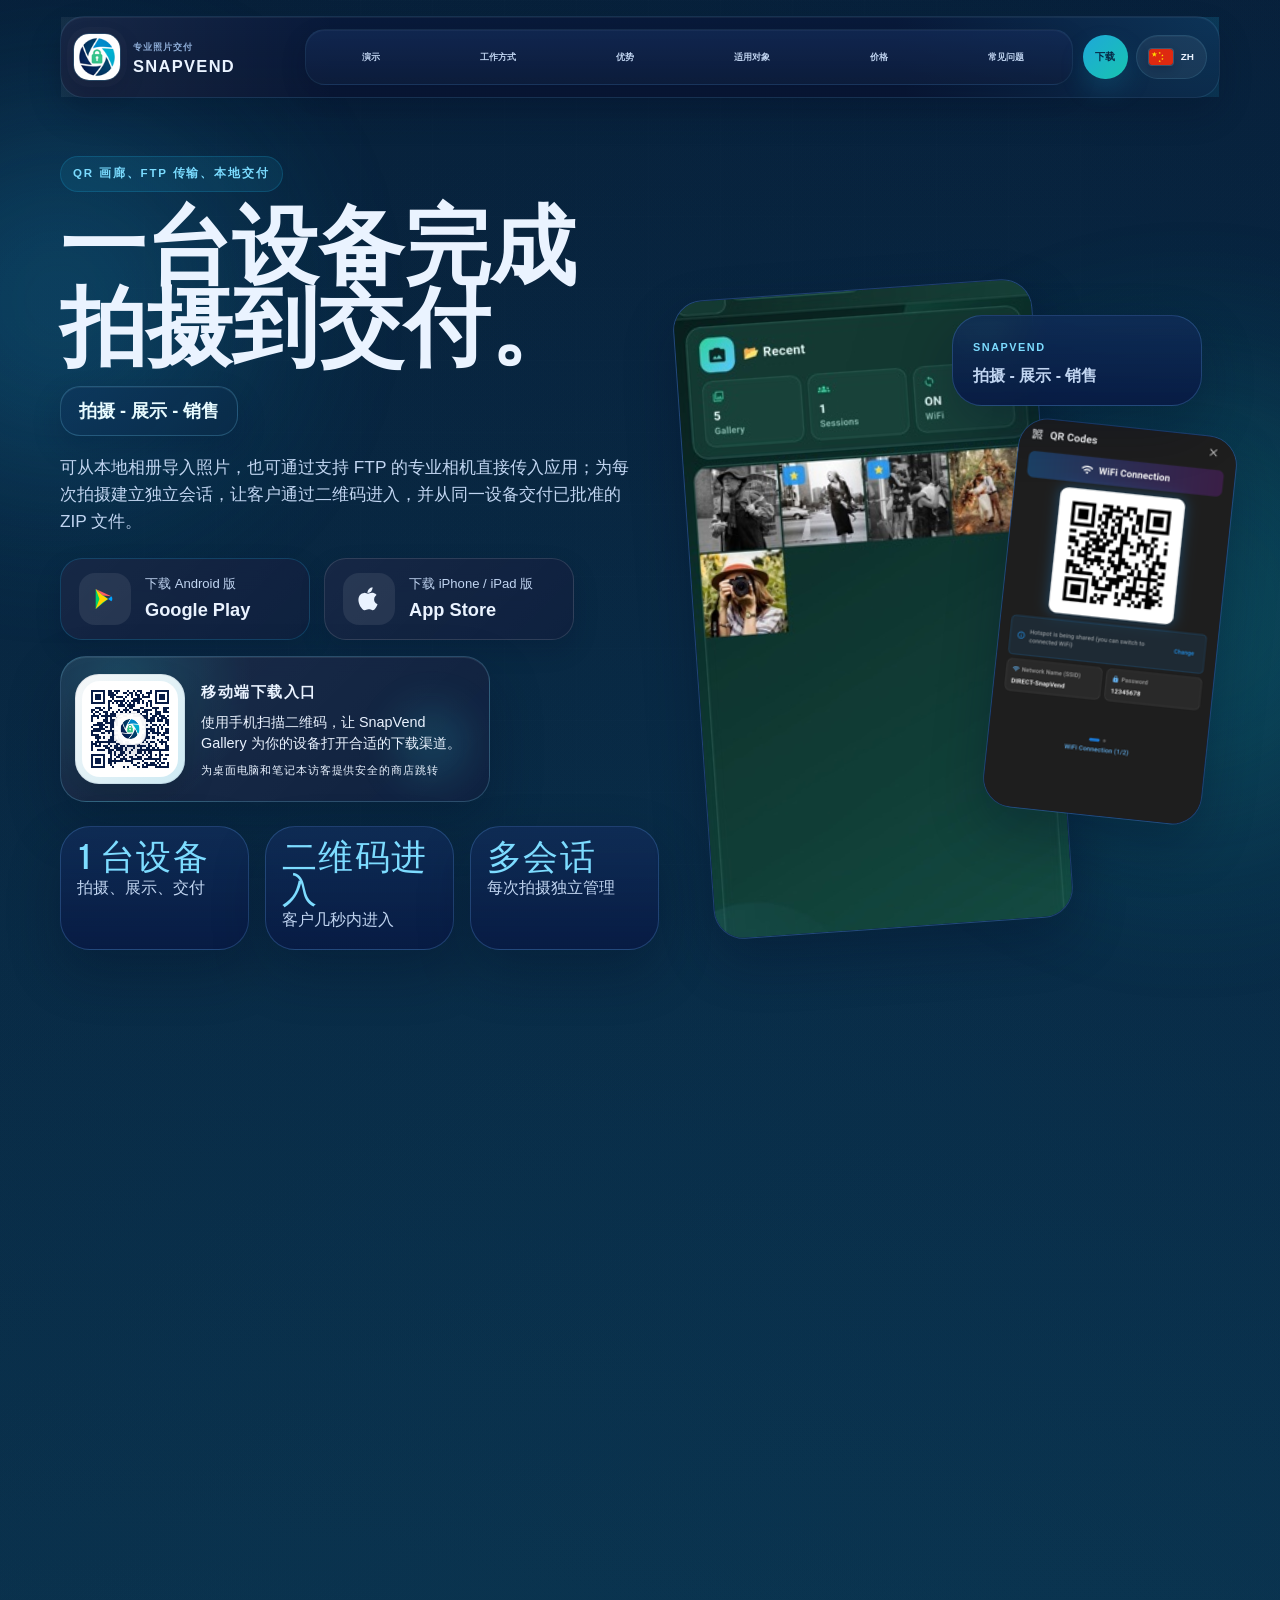
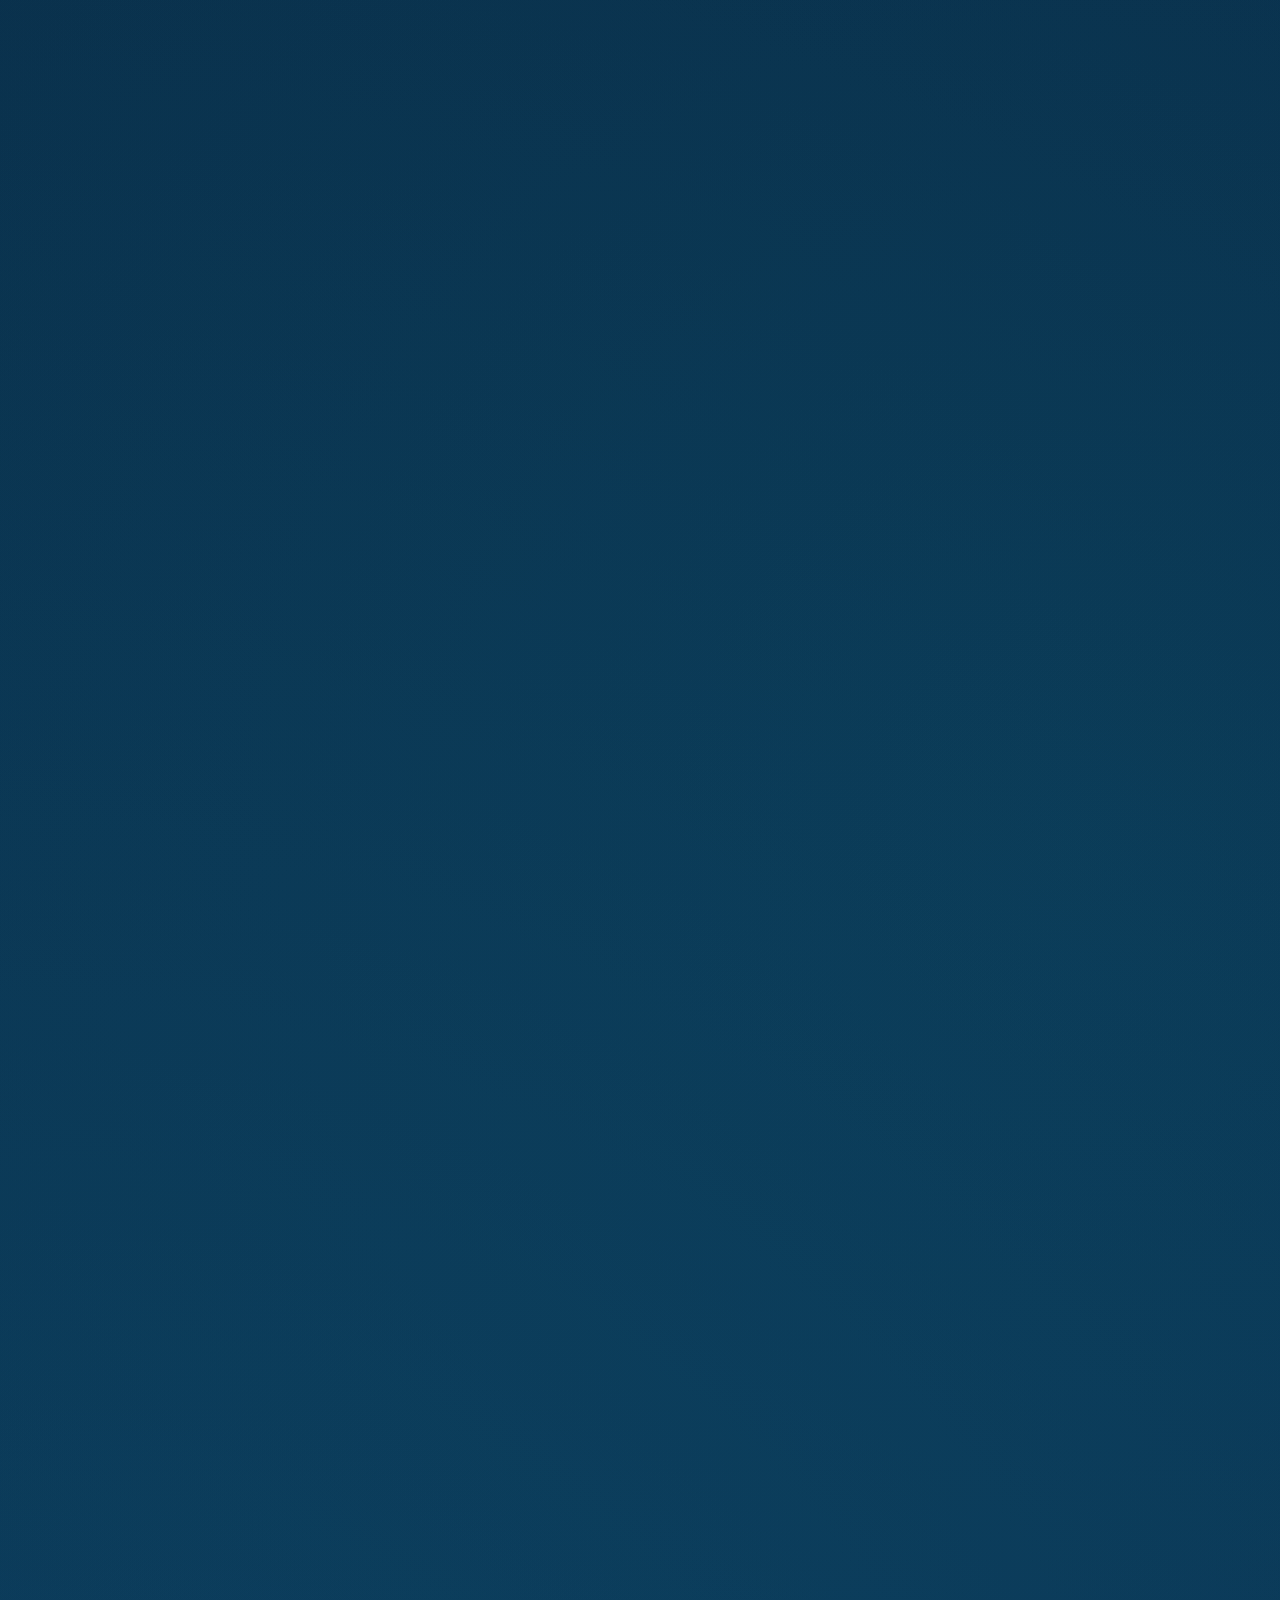
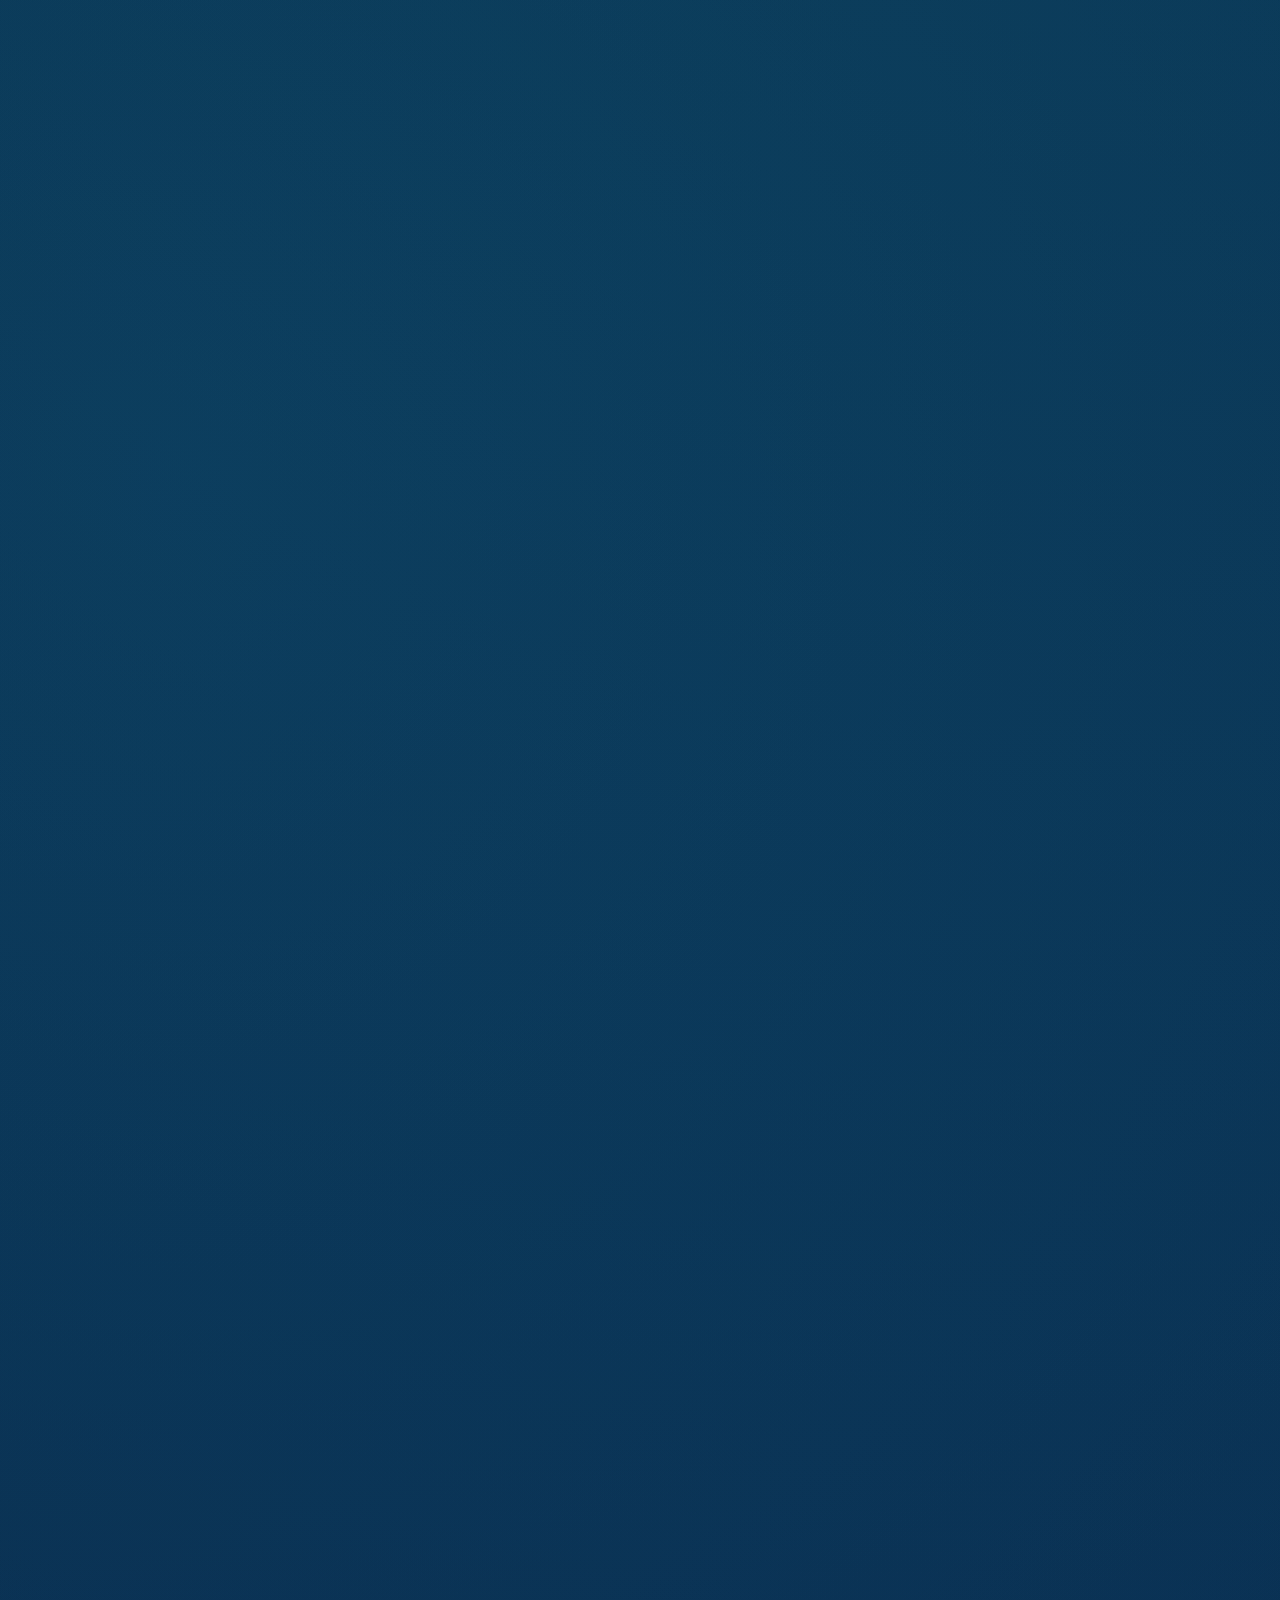
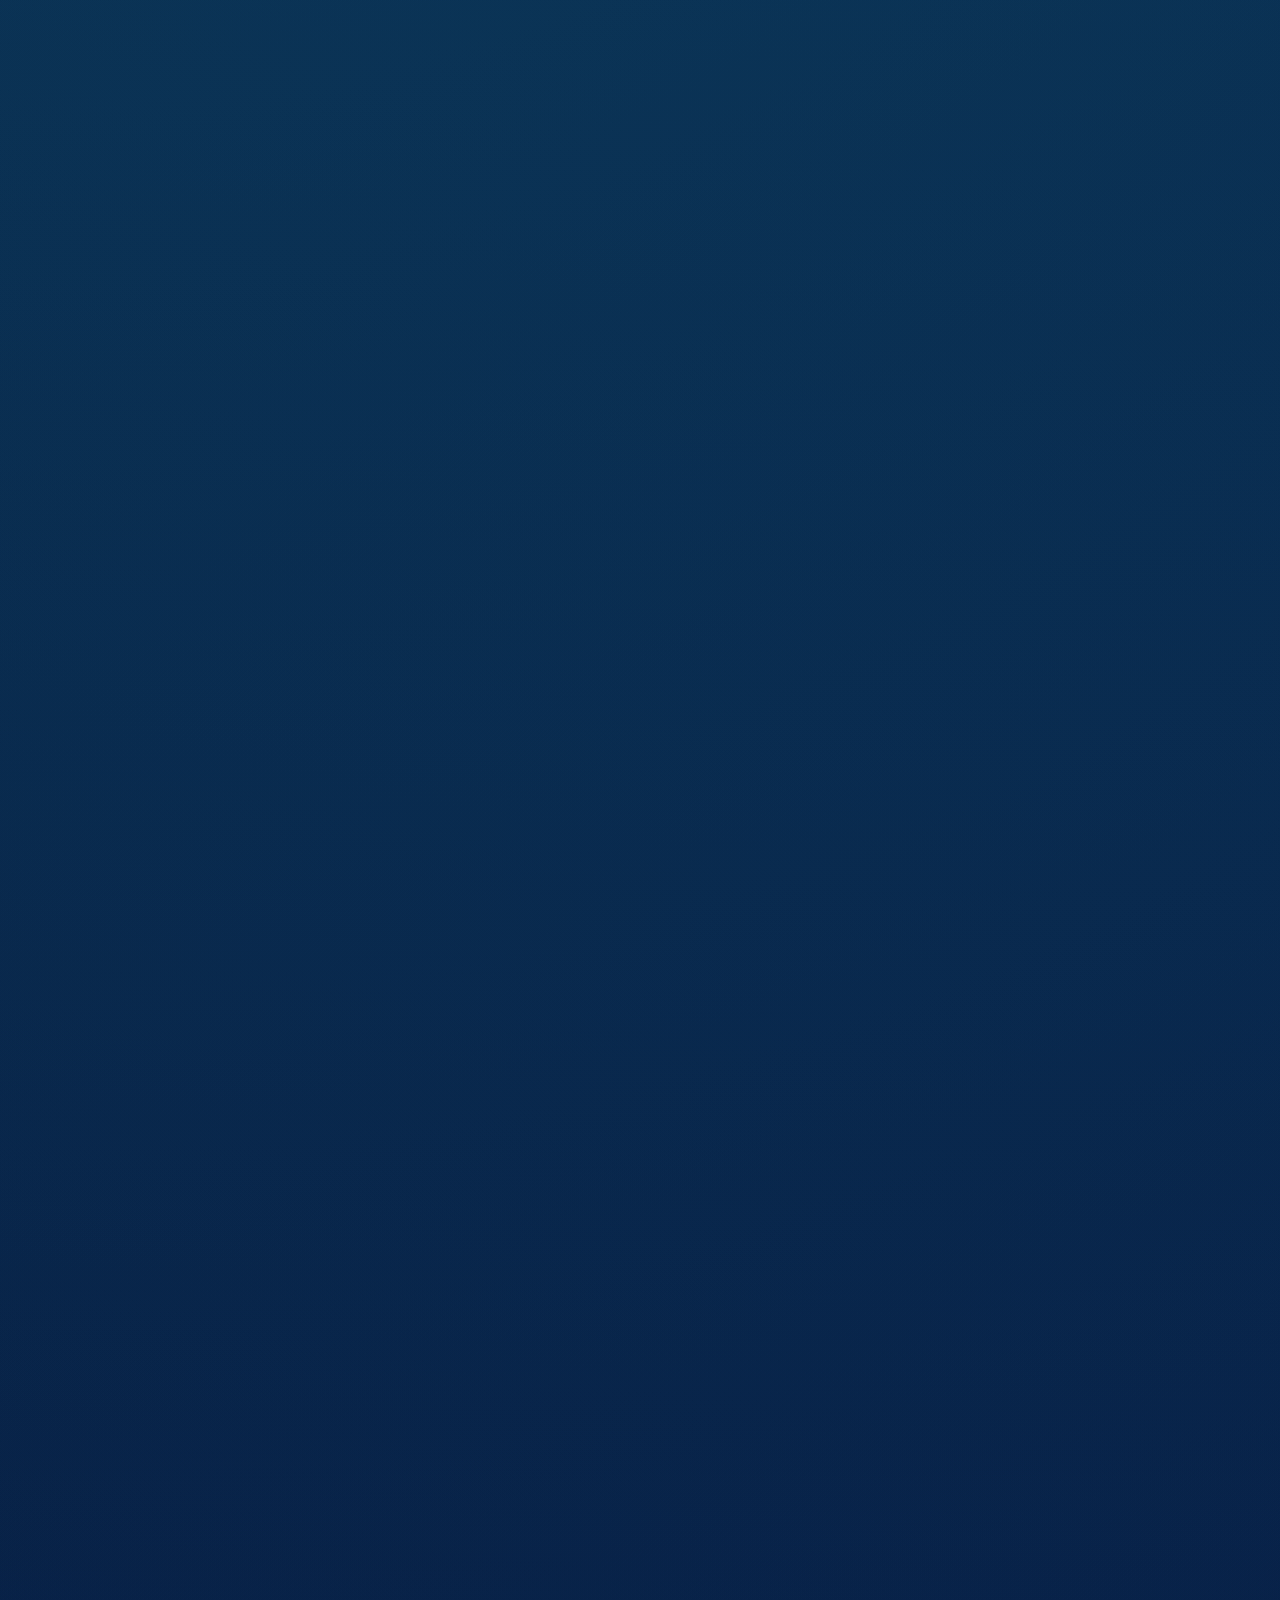
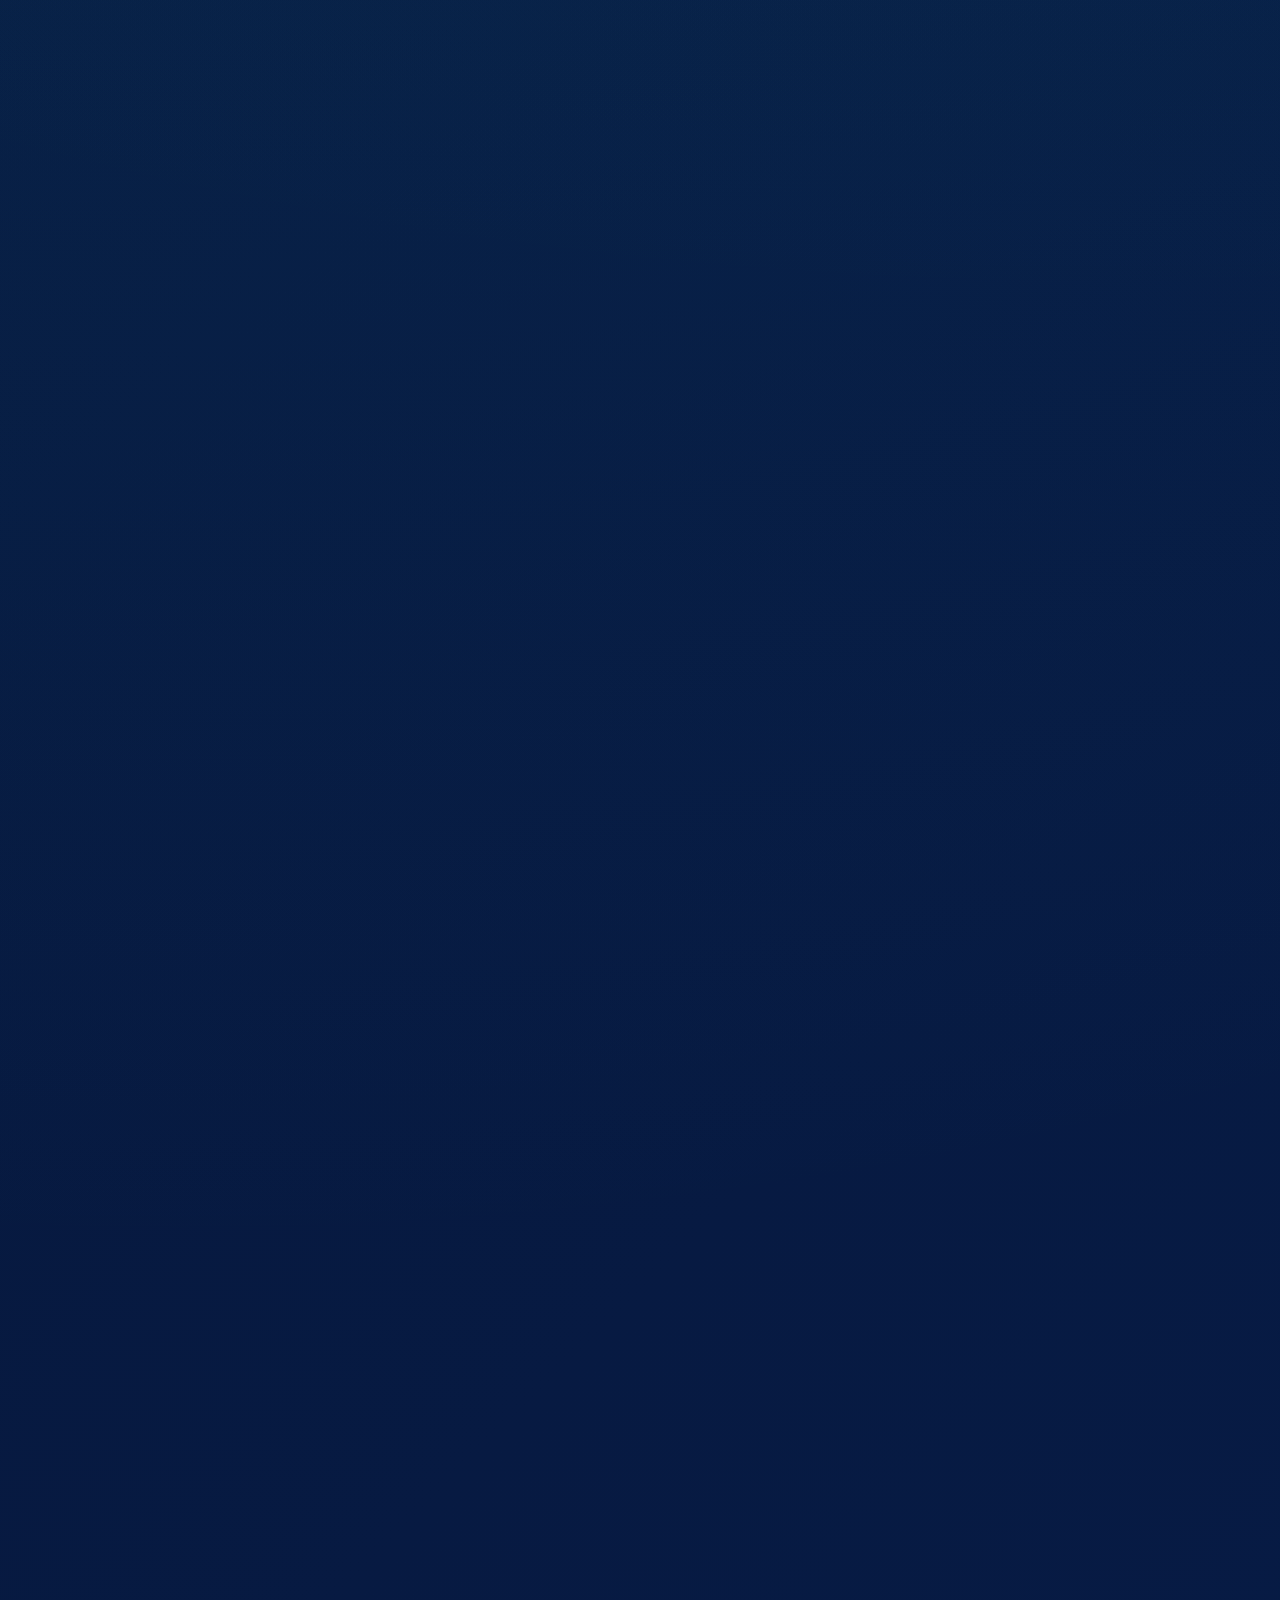
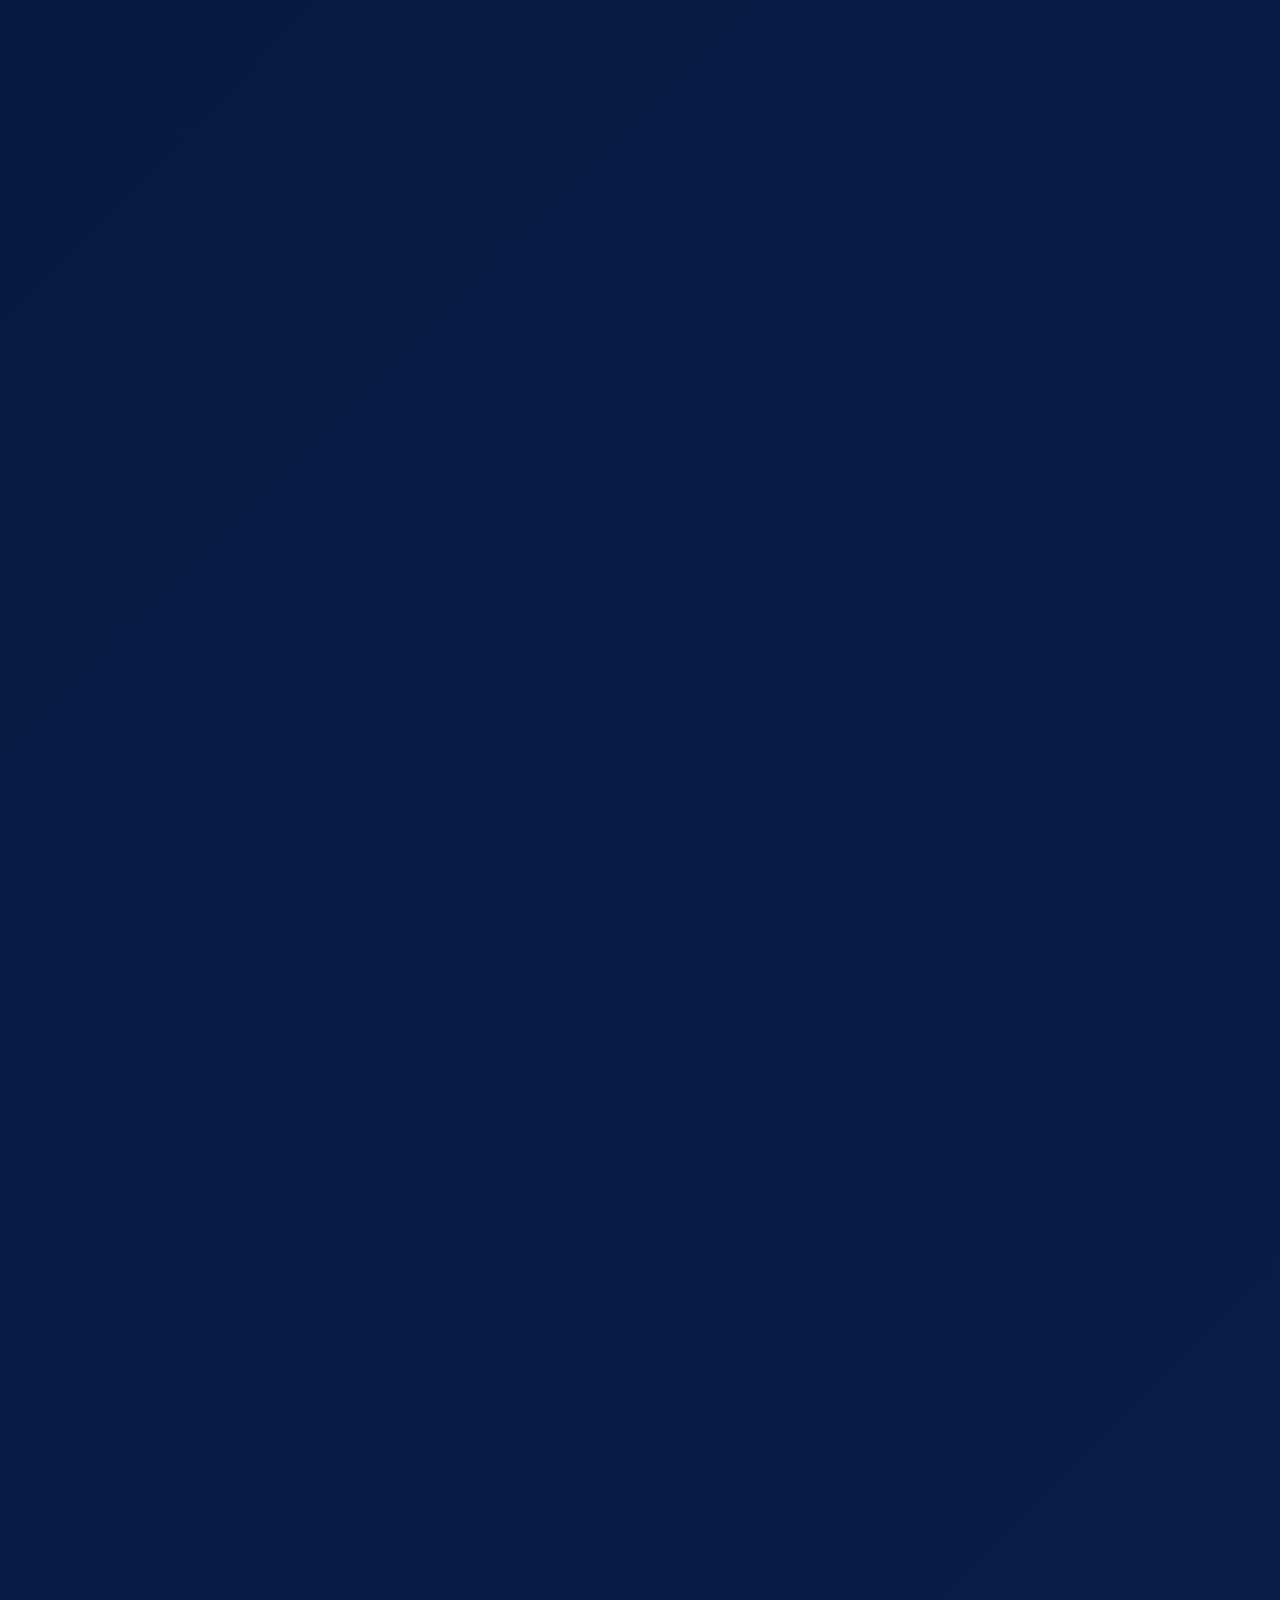
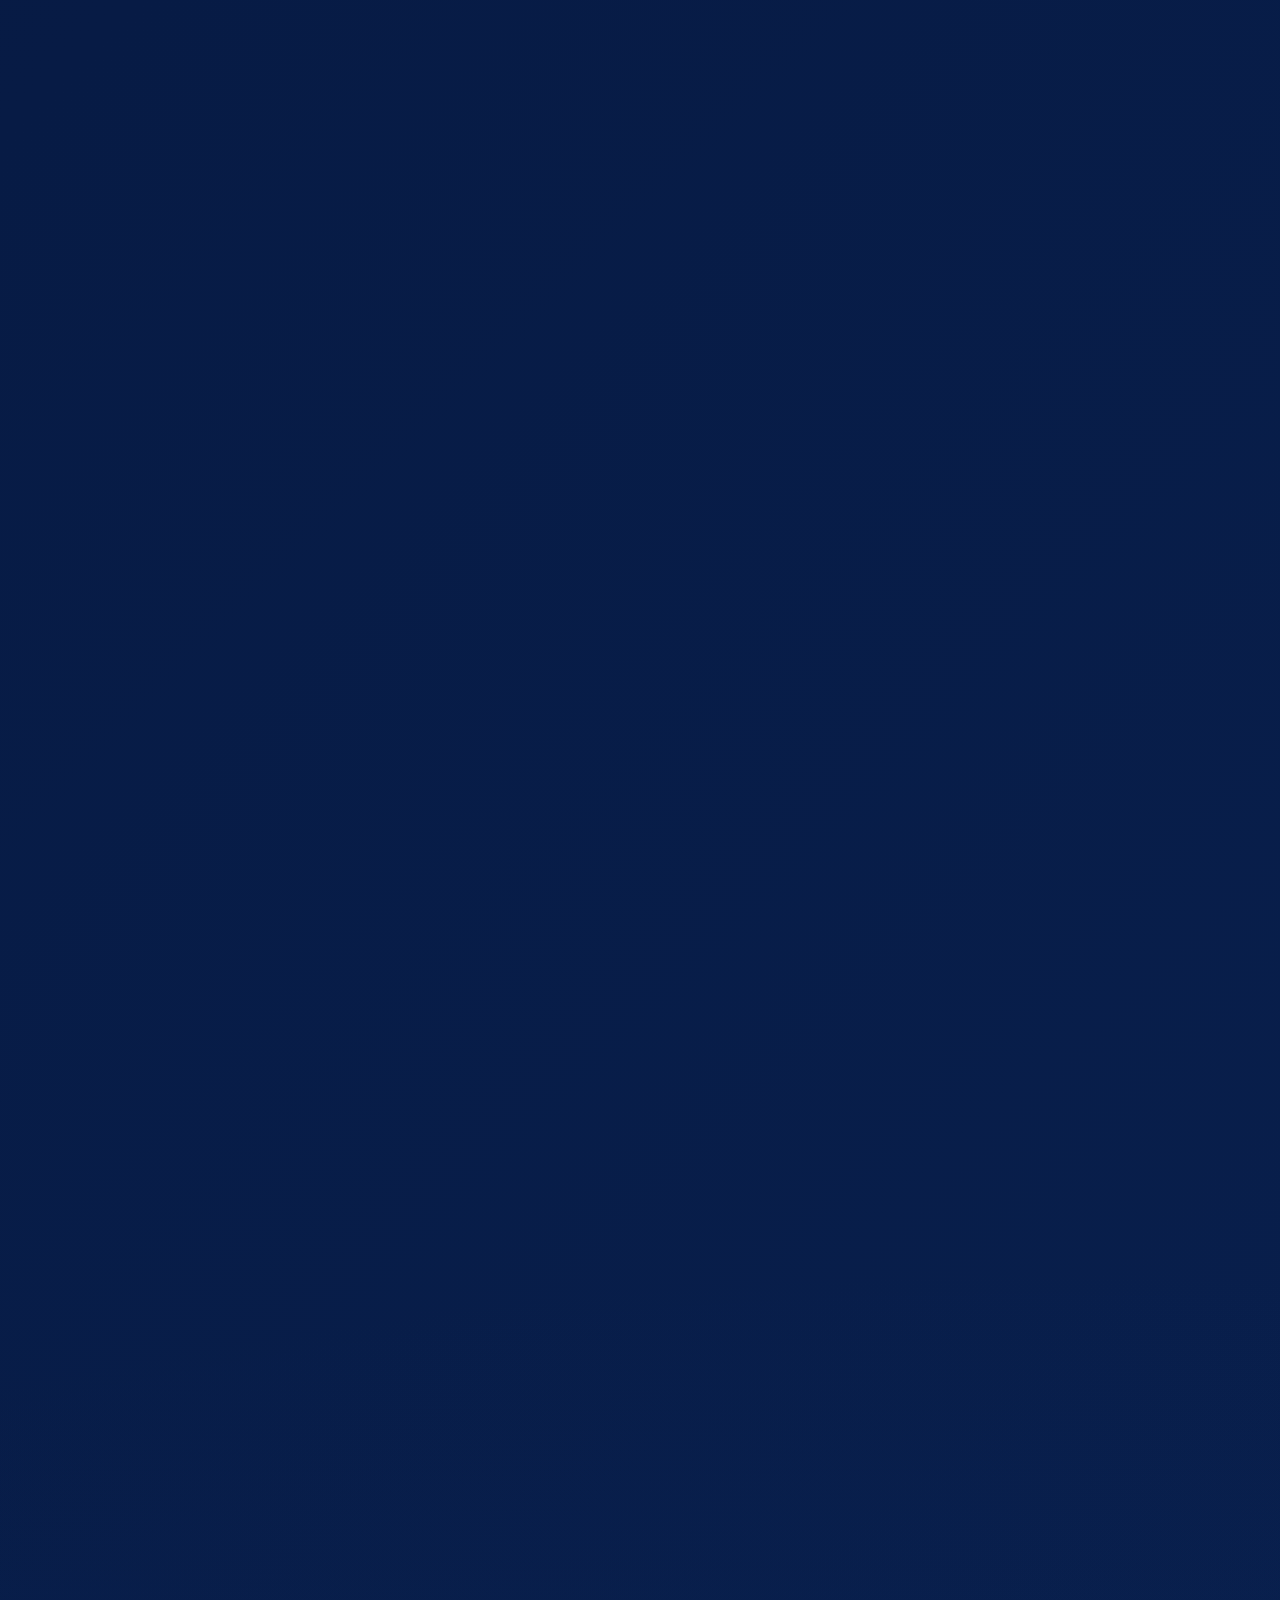
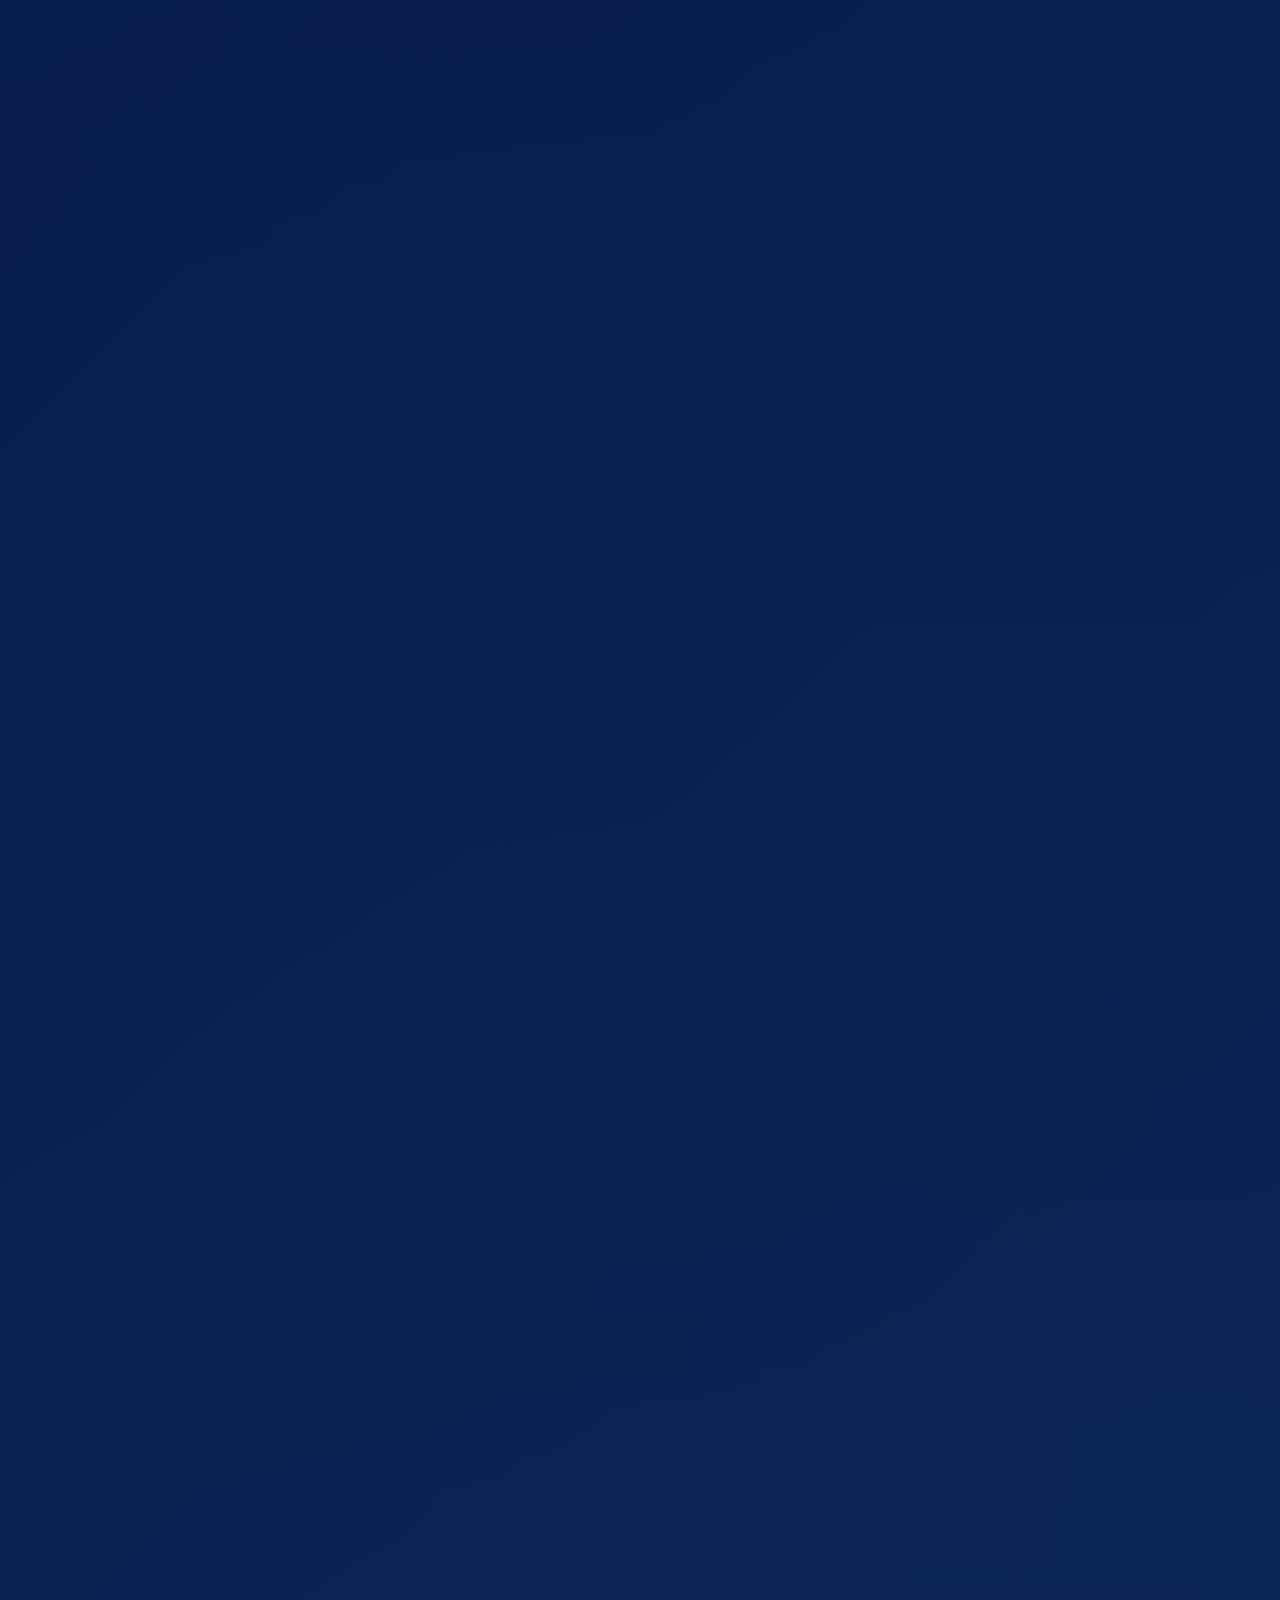
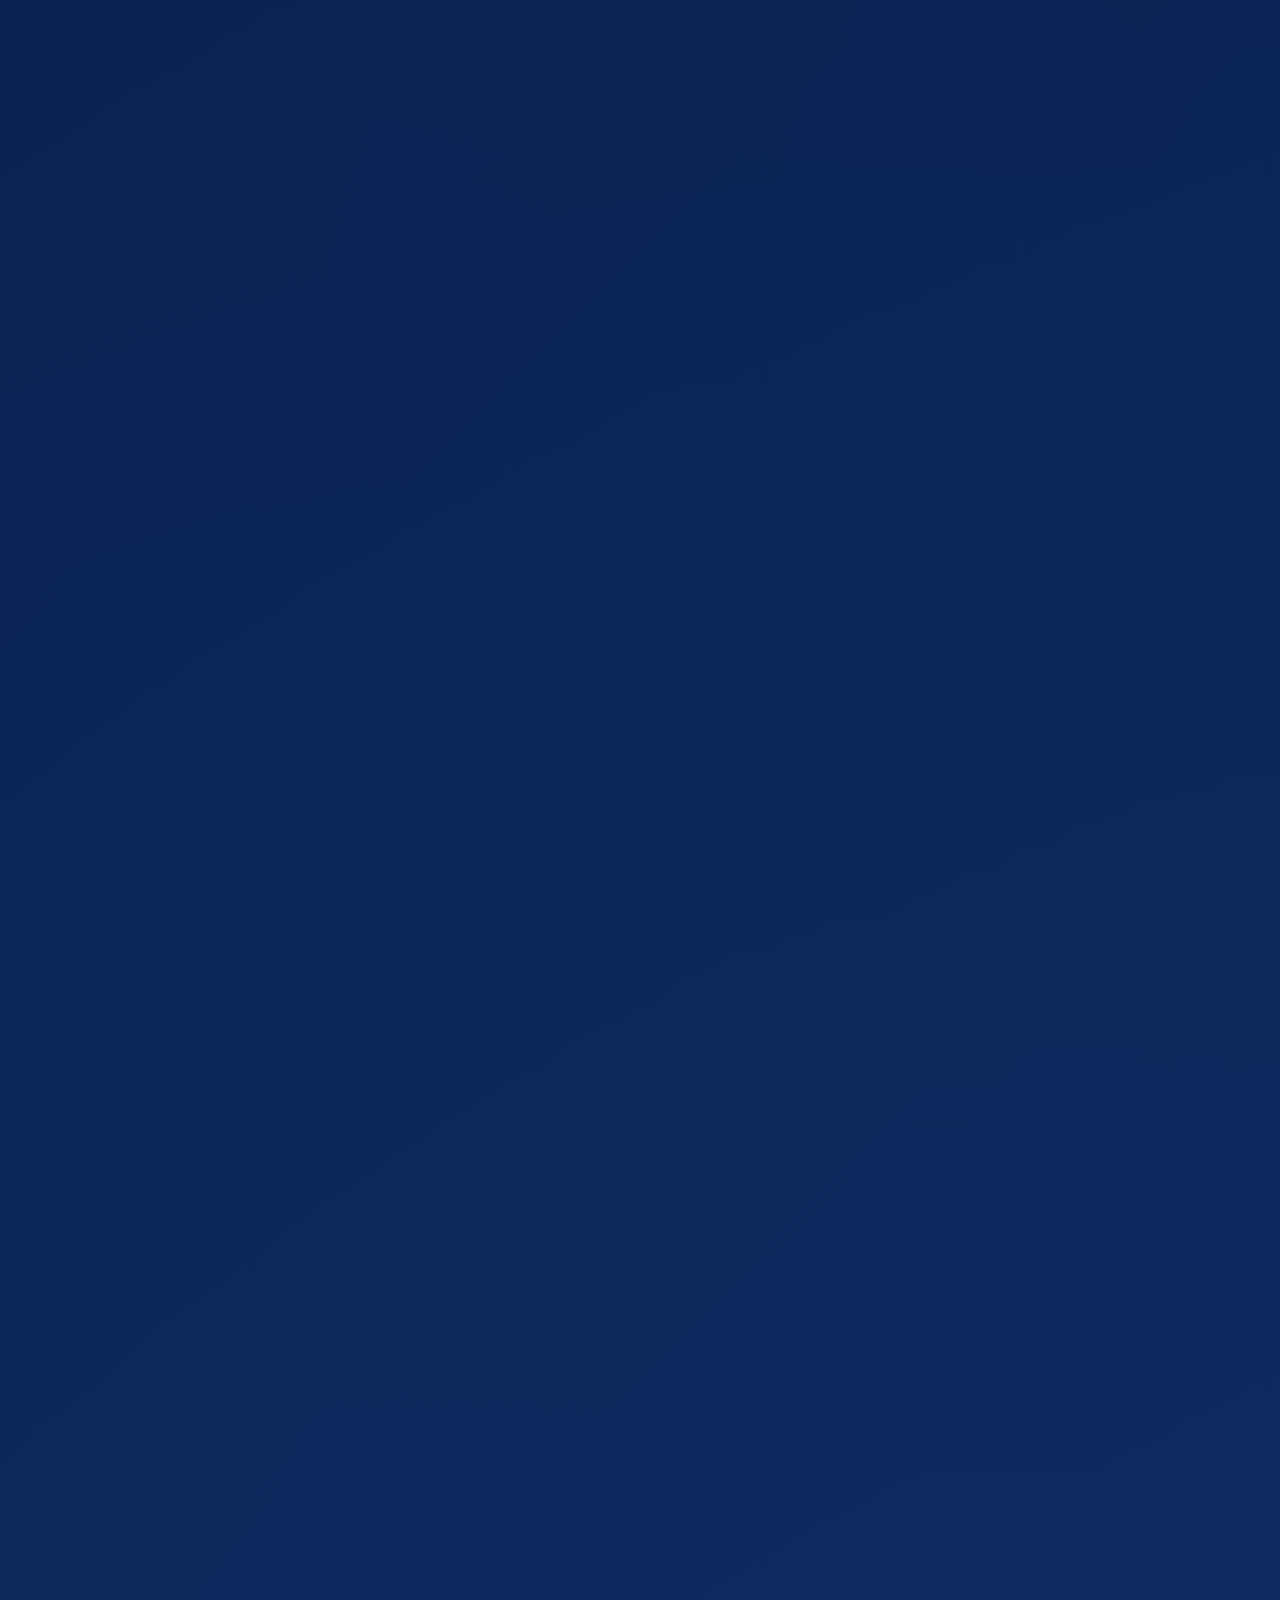
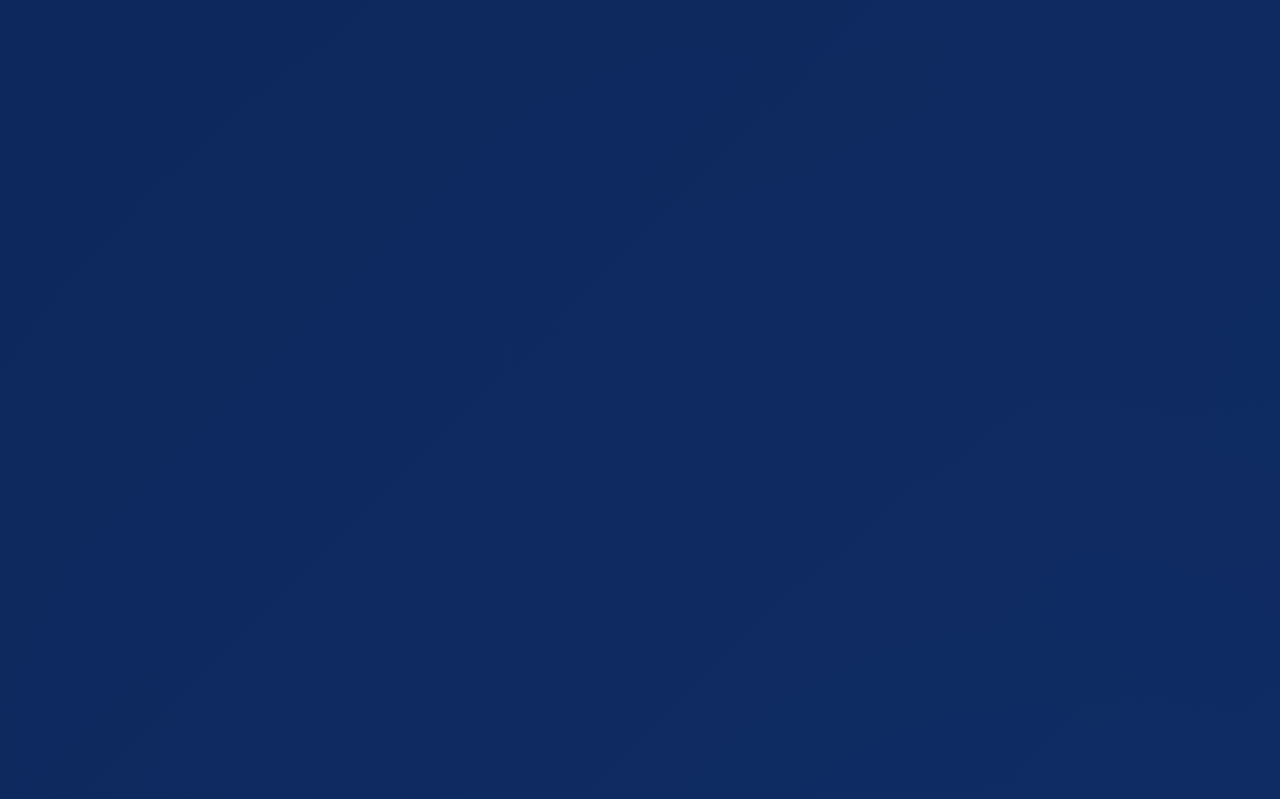
<file: zh/index.html>
<!doctype html>
<html lang="zh" dir="ltr" data-locale="zh">
  <head>
    <meta charset="utf-8">
    <meta name="viewport" content="width=device-width, initial-scale=1">
    <title>SnapVend Gallery | 面向摄影团队的 QR 画廊与本地交付</title>
    <meta name="description" content="SnapVend Gallery 帮助摄影团队在一台手机或平板上管理 QR 画廊、相机 FTP 传输、客户选片与 ZIP 交付。">
    <meta name="keywords" content="SnapVend Gallery, SnapVend, snapvendgallery.com, SnapVend Gallery 应用, 摄影师二维码画廊应用, 照片交付应用, 拍摄 - 展示 - 销售, QR 画廊、FTP 传输、本地交付, 二维码、会话与交付在同一流程中, 比传统画廊分享更可控的现场流程, 为现场工作的专业团队而设计, 展示 SnapVend 最适合的现场工作流程, 把需求、咨询或合作消息直接发给我们, 通过多语言支持带来更清晰的客户流程, 几分钟内建立第一次交付流程, 新照片进入大屏展示，销售从二维码开始, 实时流程如何运作, 销售、打印与授权进入同一个专业流程, 1 部手机 + 1 台平板的受控 Premium 使用, 从专业相机导入, 创建独立会话, 通过二维码打开会话画廊, 显示本地支付并确认 PAC, 交付 ZIP 并追踪会话, 不要求客户额外安装应用, 基于会话的清晰管理, 销售与交付留在同一设备, 适合现场拍摄的运营控制, 授权与设备规则清晰可见, 活动现场大屏, 婚礼打印请求, 适用于 TV、平板和笔记本, 相机拍摄后通过 FTP 发送到应用。, 新照片会自动加入实时展示画面。, 客户扫描二维码并选择自己的照片。, 已购买或已提交打印的照片会从实时屏幕移除。, 现场销售展示, 员工确认与 PAC 控制, 婚礼打印准备, 报表与导出, 已准备支持 Google Play 与 App Store 订阅, 设备激活与设备更换流程, 自定义商家名称、logo 和 ZIP 文件名, 婚礼与活动摄影, 影棚与人像拍摄, 学校、体育与企业拍摄, 街拍、旅游区域与移动人像拍摄, 移动交付团队, 网站与首次进入, 画廊与客户选片, 确认与交付, 安装应用, 导入照片, 用 QR 展示, 确认并交付, 婚礼与宾客选片, 婚礼打印列表, 影楼选片台, 学校与体育拍摄, 街拍与旅游区域人像销售, 企业活动展位, 婚礼打印与交付团队, 快速交付团队, 重视品牌的影楼, 本地网络运营团队, 多场次执行团队, 无限每日交付, 无限现场展示与大屏销售展示, 无限打印队列 / 打印订单列表, 详细销售、下载与转化报表, 支付/PAC 确认与 ZIP 交付流程, 激活 1 部手机 + 1 台平板, 购买恢复与订阅管理, 包含月度 Premium 的全部运营功能, 12 个月使用成本更优, 已验证授权保留 14 天离线访问窗口, 适合高频婚礼、活动与现场团队长期使用, 全年无限使用现场展示、打印队列和报表, 完整控制品牌与交付流程, 二维码进入、会话、支付和交付连接在同一个流程里。, 适合婚礼、活动、影楼和移动人像销售场景。, 本地网络模式更快、更可控，也更少依赖互联网覆盖。, 一般咨询, 演示申请, 价格咨询, 合作, 特殊需求">
    <meta name="robots" content="index,follow,max-image-preview:large,max-snippet:-1,max-video-preview:-1">
    <meta name="theme-color" content="#071b45">
    <meta http-equiv="content-language" content="zh">
    <meta name="application-name" content="SnapVend Gallery">
    <meta property="og:site_name" content="SnapVend Gallery">
    <meta property="og:type" content="website">
    <meta property="og:title" content="SnapVend Gallery | 面向摄影团队的 QR 画廊与本地交付">
    <meta property="og:description" content="SnapVend Gallery 帮助摄影团队在一台手机或平板上管理 QR 画廊、相机 FTP 传输、客户选片与 ZIP 交付。">
    <meta property="og:url" content="https://snapvendgallery.com/zh/">
    <meta property="og:image" content="https://snapvendgallery.com/assets/branding/app_icon_store_512.png">
    <meta property="og:image:alt" content="SnapVend Gallery | 面向摄影团队的 QR 画廊与本地交付">
    <meta property="og:locale" content="zh_CN">
    <meta name="twitter:card" content="summary_large_image">
    <meta name="twitter:title" content="SnapVend Gallery | 面向摄影团队的 QR 画廊与本地交付">
    <meta name="twitter:description" content="SnapVend Gallery 帮助摄影团队在一台手机或平板上管理 QR 画廊、相机 FTP 传输、客户选片与 ZIP 交付。">
    <meta name="twitter:image" content="https://snapvendgallery.com/assets/branding/app_icon_store_512.png">
    <meta name="twitter:image:alt" content="SnapVend Gallery | 面向摄影团队的 QR 画廊与本地交付">
    <link rel="canonical" href="https://snapvendgallery.com/zh/">
    <link rel="alternate" hreflang="x-default" href="https://snapvendgallery.com/">
    <link rel="alternate" hreflang="tr" href="https://snapvendgallery.com/">
    <link rel="alternate" hreflang="tr-TR" href="https://snapvendgallery.com/">
    <link rel="alternate" hreflang="en" href="https://snapvendgallery.com/en/">
    <link rel="alternate" hreflang="en-US" href="https://snapvendgallery.com/en/">
    <link rel="alternate" hreflang="en-GB" href="https://snapvendgallery.com/en/">
    <link rel="alternate" hreflang="en-CA" href="https://snapvendgallery.com/en/">
    <link rel="alternate" hreflang="en-AU" href="https://snapvendgallery.com/en/">
    <link rel="alternate" hreflang="es" href="https://snapvendgallery.com/es/">
    <link rel="alternate" hreflang="es-ES" href="https://snapvendgallery.com/es/">
    <link rel="alternate" hreflang="es-MX" href="https://snapvendgallery.com/es/">
    <link rel="alternate" hreflang="es-AR" href="https://snapvendgallery.com/es/">
    <link rel="alternate" hreflang="es-CO" href="https://snapvendgallery.com/es/">
    <link rel="alternate" hreflang="fr" href="https://snapvendgallery.com/fr/">
    <link rel="alternate" hreflang="fr-FR" href="https://snapvendgallery.com/fr/">
    <link rel="alternate" hreflang="fr-CA" href="https://snapvendgallery.com/fr/">
    <link rel="alternate" hreflang="fr-BE" href="https://snapvendgallery.com/fr/">
    <link rel="alternate" hreflang="fr-CH" href="https://snapvendgallery.com/fr/">
    <link rel="alternate" hreflang="de" href="https://snapvendgallery.com/de/">
    <link rel="alternate" hreflang="de-DE" href="https://snapvendgallery.com/de/">
    <link rel="alternate" hreflang="de-AT" href="https://snapvendgallery.com/de/">
    <link rel="alternate" hreflang="de-CH" href="https://snapvendgallery.com/de/">
    <link rel="alternate" hreflang="it" href="https://snapvendgallery.com/it/">
    <link rel="alternate" hreflang="it-IT" href="https://snapvendgallery.com/it/">
    <link rel="alternate" hreflang="it-CH" href="https://snapvendgallery.com/it/">
    <link rel="alternate" hreflang="pt" href="https://snapvendgallery.com/pt/">
    <link rel="alternate" hreflang="pt-BR" href="https://snapvendgallery.com/pt/">
    <link rel="alternate" hreflang="pt-PT" href="https://snapvendgallery.com/pt/">
    <link rel="alternate" hreflang="ru" href="https://snapvendgallery.com/ru/">
    <link rel="alternate" hreflang="ru-RU" href="https://snapvendgallery.com/ru/">
    <link rel="alternate" hreflang="ru-KZ" href="https://snapvendgallery.com/ru/">
    <link rel="alternate" hreflang="ar" href="https://snapvendgallery.com/ar/">
    <link rel="alternate" hreflang="ar-SA" href="https://snapvendgallery.com/ar/">
    <link rel="alternate" hreflang="ar-AE" href="https://snapvendgallery.com/ar/">
    <link rel="alternate" hreflang="ar-EG" href="https://snapvendgallery.com/ar/">
    <link rel="alternate" hreflang="hi" href="https://snapvendgallery.com/hi/">
    <link rel="alternate" hreflang="hi-IN" href="https://snapvendgallery.com/hi/">
    <link rel="alternate" hreflang="ja" href="https://snapvendgallery.com/ja/">
    <link rel="alternate" hreflang="ja-JP" href="https://snapvendgallery.com/ja/">
    <link rel="alternate" hreflang="zh" href="https://snapvendgallery.com/zh/">
    <link rel="alternate" hreflang="zh-CN" href="https://snapvendgallery.com/zh/">
    <link rel="alternate" hreflang="zh-SG" href="https://snapvendgallery.com/zh/">
    <link rel="icon" type="image/png" href="../assets/branding/snapvend_logo_square.png">
    <link rel="shortcut icon" href="../assets/branding/snapvend_logo_square.png">
    <link rel="apple-touch-icon" href="../assets/branding/snapvend_logo_square.png">
    <link rel="manifest" href="../manifest.webmanifest">
    <link rel="preload" href="../assets/fonts/BebasNeue-Regular.ttf" as="font" type="font/ttf" crossorigin>
    <link rel="preload" href="../assets/fonts/JosefinSans-Bold.ttf" as="font" type="font/ttf" crossorigin>
    <link rel="stylesheet" href="../styles.css?v=20260724084150">
    <script type="application/ld+json">{"@context":"https://schema.org","@graph":[{"@type":"Organization","@id":"https://snapvendgallery.com/#organization","name":"SnapVend Gallery","alternateName":["SnapVend","SnapVend QR Gallery","SnapVend Photo Delivery"],"description":"SnapVend Gallery 帮助摄影团队在一台手机或平板上管理 QR 画廊、相机 FTP 传输、客户选片与 ZIP 交付。","disambiguatingDescription":"SnapVend Gallery 是发布在 snapvendgallery.com 的摄影师二维码画廊与本地照片交付应用。","slogan":"拍摄 - 展示 - 销售","url":"https://snapvendgallery.com/","logo":{"@type":"ImageObject","url":"https://snapvendgallery.com/assets/branding/snapvend_logo_square.png"},"image":"https://snapvendgallery.com/assets/branding/snapvend_logo_square.png","sameAs":["https://snapvendgallery.com/","https://play.google.com/store/apps/details?id=com.snapvend.gallery","https://apps.apple.com/us/app/snapvend-gallery/id6764613281"],"contactPoint":[{"@id":"https://snapvendgallery.com/#sales-contact"}]},{"@type":"ContactPoint","@id":"https://snapvendgallery.com/#sales-contact","contactType":"sales","email":"snapvendinfo@gmail.com","url":"mailto:snapvendinfo@gmail.com","availableLanguage":["土耳其语","英语","西班牙语","法语","德语","意大利语","葡萄牙语","俄语","阿拉伯语","印地语","日语","中文"]},{"@type":"WebSite","@id":"https://snapvendgallery.com/#website","url":"https://snapvendgallery.com/","name":"SnapVend Gallery","alternateName":"SnapVend","inLanguage":"zh","publisher":{"@id":"https://snapvendgallery.com/#organization"}},{"@type":"WebPage","@id":"https://snapvendgallery.com/zh/#webpage","url":"https://snapvendgallery.com/zh/","name":"SnapVend Gallery | 面向摄影团队的 QR 画廊与本地交付","description":"SnapVend Gallery 帮助摄影团队在一台手机或平板上管理 QR 画廊、相机 FTP 传输、客户选片与 ZIP 交付。","inLanguage":"zh","isPartOf":{"@id":"https://snapvendgallery.com/#website"},"about":{"@id":"https://snapvendgallery.com/zh/#app"},"mainEntity":{"@id":"https://snapvendgallery.com/zh/#app"},"primaryImageOfPage":{"@type":"ImageObject","url":"https://snapvendgallery.com/assets/branding/snapvend_logo_square.png"},"keywords":"SnapVend Gallery, SnapVend, snapvendgallery.com, SnapVend Gallery 应用, 摄影师二维码画廊应用, 照片交付应用, 拍摄 - 展示 - 销售, QR 画廊、FTP 传输、本地交付, 二维码、会话与交付在同一流程中, 比传统画廊分享更可控的现场流程, 为现场工作的专业团队而设计, 展示 SnapVend 最适合的现场工作流程, 把需求、咨询或合作消息直接发给我们, 通过多语言支持带来更清晰的客户流程, 几分钟内建立第一次交付流程, 新照片进入大屏展示，销售从二维码开始, 实时流程如何运作, 销售、打印与授权进入同一个专业流程, 1 部手机 + 1 台平板的受控 Premium 使用, 从专业相机导入, 创建独立会话, 通过二维码打开会话画廊, 显示本地支付并确认 PAC, 交付 ZIP 并追踪会话, 不要求客户额外安装应用, 基于会话的清晰管理, 销售与交付留在同一设备, 适合现场拍摄的运营控制, 授权与设备规则清晰可见, 活动现场大屏, 婚礼打印请求, 适用于 TV、平板和笔记本, 相机拍摄后通过 FTP 发送到应用。, 新照片会自动加入实时展示画面。, 客户扫描二维码并选择自己的照片。, 已购买或已提交打印的照片会从实时屏幕移除。, 现场销售展示, 员工确认与 PAC 控制, 婚礼打印准备, 报表与导出, 已准备支持 Google Play 与 App Store 订阅, 设备激活与设备更换流程, 自定义商家名称、logo 和 ZIP 文件名, 婚礼与活动摄影, 影棚与人像拍摄, 学校、体育与企业拍摄, 街拍、旅游区域与移动人像拍摄, 移动交付团队, 网站与首次进入, 画廊与客户选片, 确认与交付, 安装应用, 导入照片, 用 QR 展示, 确认并交付, 婚礼与宾客选片, 婚礼打印列表, 影楼选片台, 学校与体育拍摄, 街拍与旅游区域人像销售, 企业活动展位, 婚礼打印与交付团队, 快速交付团队, 重视品牌的影楼, 本地网络运营团队, 多场次执行团队, 无限每日交付, 无限现场展示与大屏销售展示, 无限打印队列 / 打印订单列表, 详细销售、下载与转化报表, 支付/PAC 确认与 ZIP 交付流程, 激活 1 部手机 + 1 台平板, 购买恢复与订阅管理, 包含月度 Premium 的全部运营功能, 12 个月使用成本更优, 已验证授权保留 14 天离线访问窗口, 适合高频婚礼、活动与现场团队长期使用, 全年无限使用现场展示、打印队列和报表, 完整控制品牌与交付流程, 二维码进入、会话、支付和交付连接在同一个流程里。, 适合婚礼、活动、影楼和移动人像销售场景。, 本地网络模式更快、更可控，也更少依赖互联网覆盖。, 一般咨询, 演示申请, 价格咨询, 合作, 特殊需求","hasPart":[{"@id":"https://snapvendgallery.com/zh/#audience"},{"@id":"https://snapvendgallery.com/zh/#language-support-benefits"},{"@id":"https://snapvendgallery.com/zh/#why-snapvend"},{"@id":"https://snapvendgallery.com/zh/#live-presentation"},{"@id":"https://snapvendgallery.com/zh/#field-operations"},{"@id":"https://snapvendgallery.com/zh/#quick-start"},{"@id":"https://snapvendgallery.com/zh/#use-cases"},{"@id":"https://snapvendgallery.com/zh/#reference-profiles"},{"@id":"https://snapvendgallery.com/zh/#faq"},{"@id":"https://snapvendgallery.com/zh/#contact-page"},{"@id":"https://snapvendgallery.com/zh/#contact-topics"},{"@id":"https://snapvendgallery.com/zh/#why-snapvend-points"},{"@id":"https://snapvendgallery.com/zh/#supported-languages"}]},{"@type":"SoftwareApplication","@id":"https://snapvendgallery.com/zh/#app","name":"SnapVend Gallery","alternateName":["SnapVend","SnapVend QR Gallery","SnapVend Photographer Gallery"],"description":"SnapVend Gallery 帮助摄影团队在一台手机或平板上管理 QR 画廊、相机 FTP 传输、客户选片与 ZIP 交付。","disambiguatingDescription":"SnapVend Gallery 是面向摄影师的移动二维码画廊、FTP 相机传输和本地 ZIP 交付应用。","applicationCategory":"BusinessApplication","applicationSubCategory":"照片流程、打印管理与交付","applicationSuite":"SnapVend Gallery","identifier":"com.snapvend.gallery","operatingSystem":"ANDROID, IOS","inLanguage":"zh","availableLanguage":["土耳其语","英语","西班牙语","法语","德语","意大利语","葡萄牙语","俄语","阿拉伯语","印地语","日语","中文"],"url":"https://snapvendgallery.com/zh/","mainEntityOfPage":"https://snapvendgallery.com/zh/","image":"https://snapvendgallery.com/assets/branding/snapvend_logo_square.png","screenshot":["https://snapvendgallery.com/assets/marketing/google_play/web/01_gallery_dashboard_hero.jpg","https://snapvendgallery.com/assets/marketing/google_play/web/02_session_qr_access_hero.png","https://snapvendgallery.com/assets/marketing/google_play/web/05_ftp_server_settings_web.png","https://snapvendgallery.com/assets/marketing/google_play/web/01_gallery_dashboard_web.png","https://snapvendgallery.com/assets/marketing/google_play/web/03_browser_gallery_selection_web.png","https://snapvendgallery.com/assets/marketing/google_play/web/06_customer_gallery_selection_en_web.png","https://snapvendgallery.com/assets/marketing/google_play/web/04_payment_approval_flow_web.png","https://snapvendgallery.com/assets/marketing/google_play/web/07_reports_dashboard_web.png"],"keywords":"SnapVend Gallery, SnapVend, snapvendgallery.com, SnapVend Gallery 应用, 摄影师二维码画廊应用, 照片交付应用, 拍摄 - 展示 - 销售, QR 画廊、FTP 传输、本地交付, 二维码、会话与交付在同一流程中, 比传统画廊分享更可控的现场流程, 为现场工作的专业团队而设计, 展示 SnapVend 最适合的现场工作流程, 把需求、咨询或合作消息直接发给我们, 通过多语言支持带来更清晰的客户流程, 几分钟内建立第一次交付流程, 新照片进入大屏展示，销售从二维码开始, 实时流程如何运作, 销售、打印与授权进入同一个专业流程, 1 部手机 + 1 台平板的受控 Premium 使用, 从专业相机导入, 创建独立会话, 通过二维码打开会话画廊, 显示本地支付并确认 PAC, 交付 ZIP 并追踪会话, 不要求客户额外安装应用, 基于会话的清晰管理, 销售与交付留在同一设备, 适合现场拍摄的运营控制, 授权与设备规则清晰可见, 活动现场大屏, 婚礼打印请求, 适用于 TV、平板和笔记本, 相机拍摄后通过 FTP 发送到应用。, 新照片会自动加入实时展示画面。, 客户扫描二维码并选择自己的照片。, 已购买或已提交打印的照片会从实时屏幕移除。, 现场销售展示, 员工确认与 PAC 控制, 婚礼打印准备, 报表与导出, 已准备支持 Google Play 与 App Store 订阅, 设备激活与设备更换流程, 自定义商家名称、logo 和 ZIP 文件名, 婚礼与活动摄影, 影棚与人像拍摄, 学校、体育与企业拍摄, 街拍、旅游区域与移动人像拍摄, 移动交付团队, 网站与首次进入, 画廊与客户选片, 确认与交付, 安装应用, 导入照片, 用 QR 展示, 确认并交付, 婚礼与宾客选片, 婚礼打印列表, 影楼选片台, 学校与体育拍摄, 街拍与旅游区域人像销售, 企业活动展位, 婚礼打印与交付团队, 快速交付团队, 重视品牌的影楼, 本地网络运营团队, 多场次执行团队, 无限每日交付, 无限现场展示与大屏销售展示, 无限打印队列 / 打印订单列表, 详细销售、下载与转化报表, 支付/PAC 确认与 ZIP 交付流程, 激活 1 部手机 + 1 台平板, 购买恢复与订阅管理, 包含月度 Premium 的全部运营功能, 12 个月使用成本更优, 已验证授权保留 14 天离线访问窗口, 适合高频婚礼、活动与现场团队长期使用, 全年无限使用现场展示、打印队列和报表, 完整控制品牌与交付流程, 二维码进入、会话、支付和交付连接在同一个流程里。, 适合婚礼、活动、影楼和移动人像销售场景。, 本地网络模式更快、更可控，也更少依赖互联网覆盖。, 一般咨询, 演示申请, 价格咨询, 合作, 特殊需求","brand":{"@type":"Brand","name":"SnapVend Gallery","alternateName":"SnapVend"},"publisher":{"@id":"https://snapvendgallery.com/#organization"},"isAccessibleForFree":true,"featureList":["从专业相机导入","创建独立会话","通过二维码打开会话画廊","显示本地支付并确认 PAC","交付 ZIP 并追踪会话","不要求客户额外安装应用","基于会话的清晰管理","销售与交付留在同一设备","适合现场拍摄的运营控制","授权与设备规则清晰可见","活动现场大屏","婚礼打印请求","适用于 TV、平板和笔记本","相机拍摄后通过 FTP 发送到应用。","新照片会自动加入实时展示画面。","客户扫描二维码并选择自己的照片。","已购买或已提交打印的照片会从实时屏幕移除。","现场销售展示","员工确认与 PAC 控制","婚礼打印准备","报表与导出","已准备支持 Google Play 与 App Store 订阅","设备激活与设备更换流程","自定义商家名称、logo 和 ZIP 文件名","安装应用","导入照片","用 QR 展示","确认并交付","无限每日交付","无限现场展示与大屏销售展示","无限打印队列 / 打印订单列表","详细销售、下载与转化报表","支付/PAC 确认与 ZIP 交付流程","激活 1 部手机 + 1 台平板","购买恢复与订阅管理","包含月度 Premium 的全部运营功能","12 个月使用成本更优","已验证授权保留 14 天离线访问窗口","适合高频婚礼、活动与现场团队长期使用","全年无限使用现场展示、打印队列和报表","完整控制品牌与交付流程","网站与首次进入","画廊与客户选片","确认与交付","婚礼与宾客选片","婚礼打印列表"],"additionalProperty":[{"@type":"PropertyValue","name":"支持的语言","value":"土耳其语, 英语, 西班牙语, 法语, 德语, 意大利语, 葡萄牙语, 俄语, 阿拉伯语, 印地语, 日语, 中文"},{"@type":"PropertyValue","name":"本地化客户流程覆盖","value":"通过多语言支持带来更清晰的客户流程"},{"@type":"PropertyValue","name":"SnapVend 的不同点","value":"二维码进入、会话、支付和交付连接在同一个流程里。 | 适合婚礼、活动、影楼和移动人像销售场景。 | 本地网络模式更快、更可控，也更少依赖互联网覆盖。"},{"@type":"PropertyValue","name":"实时流程如何运作","value":"相机拍摄后通过 FTP 发送到应用。 | 新照片会自动加入实时展示画面。 | 客户扫描二维码并选择自己的照片。 | 已购买或已提交打印的照片会从实时屏幕移除。"},{"@type":"PropertyValue","name":"Premium 授权","value":"1 部手机 + 1 台平板的受控 Premium 使用: Premium 会解除交付、现场展示和打印订单列表限制。已验证授权可在定义的离线窗口内继续支持现场工作。"},{"@type":"PropertyValue","name":"Premium（月）","value":"Premium 将无限交付、现场展示、打印队列、详细报表、支付/PAC 确认、品牌化 ZIP 交付和 1 部手机 + 1 台平板激活整合在一个授权中。年度 Premium 以更优年度成本保留相同运营权益。"}],"audience":[{"@type":"Audience","audienceType":"婚礼与活动摄影","description":"非常适合需要在同一流程中管理快速选片、即时交付和打印列表的婚礼摄影团队。"},{"@type":"Audience","audienceType":"影棚与人像拍摄","description":"适合希望与客户一起完成选片和交付的工作室。"},{"@type":"Audience","audienceType":"学校、体育与企业拍摄","description":"适合管理多个会话而不混淆客户与交付的团队。"},{"@type":"Audience","audienceType":"街拍、旅游区域与移动人像拍摄","description":"适合希望在现场快速拍摄、即时展示所选照片，并按单张或套餐完成销售的摄影师。"},{"@type":"Audience","audienceType":"移动交付团队","description":"适合通过本地网络或热点运行且不依赖互联网的团队。"}],"offers":[{"@type":"Offer","name":"Free","description":"每日 10 次照片交付 | 每日 10 个打印订单 | 每日 10 次现场展示 | SnapVend 品牌保持可见 | 订阅前先体验核心流程","price":0,"priceCurrency":"CNY","availability":"https://schema.org/InStock","url":"https://snapvendgallery.com/zh/#pricing"},{"@type":"Offer","name":"Premium（月）","description":"无限每日交付 | 无限现场展示与大屏销售展示 | 无限打印队列 / 打印订单列表 | 详细销售、下载与转化报表 | 支付/PAC 确认与 ZIP 交付流程 | 激活 1 部手机 + 1 台平板 | 自定义商家名称、logo 和 ZIP 文件名 | 购买恢复与订阅管理","price":61.14,"priceCurrency":"CNY","availability":"https://schema.org/InStock","url":"https://snapvendgallery.com/zh/#pricing"},{"@type":"Offer","name":"Premium（年）","description":"包含月度 Premium 的全部运营功能 | 12 个月使用成本更优 | 已验证授权保留 14 天离线访问窗口 | 适合高频婚礼、活动与现场团队长期使用 | 全年无限使用现场展示、打印队列和报表 | 完整控制品牌与交付流程","price":611.43,"priceCurrency":"CNY","availability":"https://schema.org/InStock","url":"https://snapvendgallery.com/zh/#pricing"}],"downloadUrl":["https://play.google.com/store/apps/details?id=com.snapvend.gallery","https://apps.apple.com/us/app/snapvend-gallery/id6764613281"],"installUrl":["https://play.google.com/store/apps/details?id=com.snapvend.gallery","https://apps.apple.com/us/app/snapvend-gallery/id6764613281"],"dateModified":"2026-07-24"},{"@type":"ItemList","@id":"https://snapvendgallery.com/zh/#audience","url":"https://snapvendgallery.com/zh/#audience","name":"为现场工作的专业团队而设计","numberOfItems":5,"itemListElement":[{"@type":"ListItem","position":1,"item":{"@type":"Thing","name":"婚礼与活动摄影","description":"非常适合需要在同一流程中管理快速选片、即时交付和打印列表的婚礼摄影团队。"}},{"@type":"ListItem","position":2,"item":{"@type":"Thing","name":"影棚与人像拍摄","description":"适合希望与客户一起完成选片和交付的工作室。"}},{"@type":"ListItem","position":3,"item":{"@type":"Thing","name":"学校、体育与企业拍摄","description":"适合管理多个会话而不混淆客户与交付的团队。"}},{"@type":"ListItem","position":4,"item":{"@type":"Thing","name":"街拍、旅游区域与移动人像拍摄","description":"适合希望在现场快速拍摄、即时展示所选照片，并按单张或套餐完成销售的摄影师。"}},{"@type":"ListItem","position":5,"item":{"@type":"Thing","name":"移动交付团队","description":"适合通过本地网络或热点运行且不依赖互联网的团队。"}}]},{"@type":"ItemList","@id":"https://snapvendgallery.com/zh/#language-support-benefits","url":"https://snapvendgallery.com/zh/#language-support-benefits","name":"通过多语言支持带来更清晰的客户流程","numberOfItems":3,"itemListElement":[{"@type":"ListItem","position":1,"item":{"@type":"Thing","name":"网站与首次进入","description":"当语言受支持时，访问者能更容易理解网站，并更快到达正确页面。"}},{"@type":"ListItem","position":2,"item":{"@type":"Thing","name":"画廊与客户选片","description":"浏览器画廊和选片流程会对来自不同国家的客户更加清晰。"}},{"@type":"ListItem","position":3,"item":{"@type":"Thing","name":"确认与交付","description":"当支持的界面提供多语言时，支付、确认和交付步骤会更容易解释。"}}]},{"@type":"ItemList","@id":"https://snapvendgallery.com/zh/#why-snapvend","url":"https://snapvendgallery.com/zh/#why-snapvend","name":"比传统画廊分享更可控的现场流程","numberOfItems":5,"itemListElement":[{"@type":"ListItem","position":1,"item":{"@type":"Thing","name":"不要求客户额外安装应用","description":"客户在同一网络内通过二维码进入浏览器画廊，无需额外安装，流程启动更快。"}},{"@type":"ListItem","position":2,"item":{"@type":"Thing","name":"基于会话的清晰管理","description":"每位客户、每场拍摄或每个群组都能保持独立，因此选片、付款和交付不会混在一起。"}},{"@type":"ListItem","position":3,"item":{"@type":"Thing","name":"销售与交付留在同一设备","description":"本地支付方式、PAC 确认和 ZIP 交付都可以在同一设备上完成。"}},{"@type":"ListItem","position":4,"item":{"@type":"Thing","name":"适合现场拍摄的运营控制","description":"FTP 相机导入、打印列表、报表和品牌设置，让高强度现场工作更有秩序。"}},{"@type":"ListItem","position":5,"item":{"@type":"Thing","name":"授权与设备规则清晰可见","description":"Free 或 Premium 状态、当前设备权益、最后验证时间与离线访问状态会显示在应用内，团队在现场可清楚知道哪些权益可用。"}}]},{"@type":"ItemList","@id":"https://snapvendgallery.com/zh/#live-presentation","url":"https://snapvendgallery.com/zh/#live-presentation","name":"新照片进入大屏展示，销售从二维码开始","numberOfItems":3,"itemListElement":[{"@type":"ListItem","position":1,"item":{"@type":"Thing","name":"活动现场大屏","description":"照片在大屏上轮播。客户看到自己后扫描二维码，并在付款页面获取照片。"}},{"@type":"ListItem","position":2,"item":{"@type":"Thing","name":"婚礼打印请求","description":"宾客或新人可以把选中的照片发送到打印列表，团队能清楚跟踪需要打印的照片。"}},{"@type":"ListItem","position":3,"item":{"@type":"Thing","name":"适用于 TV、平板和笔记本","description":"实时展示按浏览器观看流程设计，可用于现场屏幕、平板或大型电视。"}}]},{"@type":"ItemList","@id":"https://snapvendgallery.com/zh/#field-operations","url":"https://snapvendgallery.com/zh/#field-operations","name":"销售、打印与授权进入同一个专业流程","numberOfItems":4,"itemListElement":[{"@type":"ListItem","position":1,"item":{"@type":"Thing","name":"现场销售展示","description":"在笔记本、平板或 TV 浏览器中以高级展示墙方式播放照片；客户通过 QR 进入自己的画廊。"}},{"@type":"ListItem","position":2,"item":{"@type":"Thing","name":"员工确认与 PAC 控制","description":"客户选片会变成销售请求。团队可以批准、拒绝，或通过 PAC 代码安全确认交付。"}},{"@type":"ListItem","position":3,"item":{"@type":"Thing","name":"婚礼打印准备","description":"将选中的照片加入打印订单列表；在 iOS 上生成 10x15 cm PDF，并发送到 AirPrint 流程。"}},{"@type":"ListItem","position":4,"item":{"@type":"Thing","name":"报表与导出","description":"分别追踪画廊销售、现场展示销售和打印收入；活动结束后导出 PDF 与 Excel 汇总。"}}]},{"@type":"ItemList","@id":"https://snapvendgallery.com/zh/#quick-start","url":"https://snapvendgallery.com/zh/#quick-start","name":"几分钟内建立第一次交付流程","numberOfItems":4,"itemListElement":[{"@type":"ListItem","position":1,"item":{"@type":"Thing","name":"安装应用","description":"在手机或平板打开 SnapVend，检查商家信息与授权状态。"}},{"@type":"ListItem","position":2,"item":{"@type":"Thing","name":"导入照片","description":"从本地相册选择，或从支持 FTP 的专业相机直接传入应用。"}},{"@type":"ListItem","position":3,"item":{"@type":"Thing","name":"用 QR 展示","description":"为每次拍摄建立独立会话，让客户进入 QR 画廊并收集选片。"}},{"@type":"ListItem","position":4,"item":{"@type":"Thing","name":"确认并交付","description":"完成支付/PAC 检查后，从同一设备把批准文件以 ZIP 交付。"}}]},{"@type":"ItemList","@id":"https://snapvendgallery.com/zh/#use-cases","url":"https://snapvendgallery.com/zh/#use-cases","name":"使用场景","numberOfItems":6,"itemListElement":[{"@type":"ListItem","position":1,"item":{"@type":"Thing","name":"婚礼与宾客选片","description":"在拍摄中或拍摄后立刻打开 QR 画廊，收集选择并在同一设备上完成交付。"}},{"@type":"ListItem","position":2,"item":{"@type":"Thing","name":"婚礼打印列表","description":"在收集新人、家人和宾客选片的同时，把需要打印的照片放进独立列表，让现场打印不打断数字交付流程。"}},{"@type":"ListItem","position":3,"item":{"@type":"Thing","name":"影楼选片台","description":"与客户并排查看人像照片，快速筛选并直接进入确认流程。"}},{"@type":"ListItem","position":4,"item":{"@type":"Thing","name":"学校与体育拍摄","description":"即使有很多班级、队伍和场次，也能保持交付流程清晰分离。"}},{"@type":"ListItem","position":5,"item":{"@type":"Thing","name":"街拍与旅游区域人像销售","description":"在现场快速拍摄、即时展示所选照片，并通过同一设备完成单张或套餐销售流程。"}},{"@type":"ListItem","position":6,"item":{"@type":"Thing","name":"企业活动展位","description":"把现场拍摄、QR 进入和 ZIP 交付整合成更专业的活动流程。"}}]},{"@type":"ItemList","@id":"https://snapvendgallery.com/zh/#reference-profiles","url":"https://snapvendgallery.com/zh/#reference-profiles","name":"团队画像","numberOfItems":5,"itemListElement":[{"@type":"ListItem","position":1,"item":{"@type":"Thing","name":"婚礼打印与交付团队","description":"适合希望在同一套运营中同时管理数字交付和打印准备的婚礼摄影师。"}},{"@type":"ListItem","position":2,"item":{"@type":"Thing","name":"快速交付团队","description":"适合希望在同一天内完成拍摄、选片和交付的团队。"}},{"@type":"ListItem","position":3,"item":{"@type":"Thing","name":"重视品牌的影楼","description":"适合需要自定义品牌名、标识和更整洁客户流程的团队。"}},{"@type":"ListItem","position":4,"item":{"@type":"Thing","name":"本地网络运营团队","description":"为希望通过热点或本地网络工作而不是依赖互联网的团队设计。"}},{"@type":"ListItem","position":5,"item":{"@type":"Thing","name":"多场次执行团队","description":"帮助团队在不混淆客户或群组的情况下管理多场次交付。"}}]},{"@type":"DefinedTermSet","@id":"https://snapvendgallery.com/zh/#contact-topics","url":"https://snapvendgallery.com/zh/#contact-topics","name":"主题","hasDefinedTerm":[{"@type":"DefinedTerm","name":"一般咨询"},{"@type":"DefinedTerm","name":"演示申请"},{"@type":"DefinedTerm","name":"价格咨询"},{"@type":"DefinedTerm","name":"合作"},{"@type":"DefinedTerm","name":"特殊需求"}]},{"@type":"DefinedTermSet","@id":"https://snapvendgallery.com/zh/#why-snapvend-points","url":"https://snapvendgallery.com/zh/#why-snapvend-points","name":"让摄影师的一天更简单","hasDefinedTerm":[{"@type":"DefinedTerm","name":"二维码进入、会话、支付和交付连接在同一个流程里。"},{"@type":"DefinedTerm","name":"适合婚礼、活动、影楼和移动人像销售场景。"},{"@type":"DefinedTerm","name":"本地网络模式更快、更可控，也更少依赖互联网覆盖。"}]},{"@type":"DefinedTermSet","@id":"https://snapvendgallery.com/zh/#supported-languages","url":"https://snapvendgallery.com/zh/#supported-languages","name":"支持的语言","hasDefinedTerm":[{"@type":"DefinedTerm","name":"土耳其语"},{"@type":"DefinedTerm","name":"英语"},{"@type":"DefinedTerm","name":"西班牙语"},{"@type":"DefinedTerm","name":"法语"},{"@type":"DefinedTerm","name":"德语"},{"@type":"DefinedTerm","name":"意大利语"},{"@type":"DefinedTerm","name":"葡萄牙语"},{"@type":"DefinedTerm","name":"俄语"},{"@type":"DefinedTerm","name":"阿拉伯语"},{"@type":"DefinedTerm","name":"印地语"},{"@type":"DefinedTerm","name":"日语"},{"@type":"DefinedTerm","name":"中文"}]},{"@type":"ContactPage","@id":"https://snapvendgallery.com/zh/#contact-page","url":"https://snapvendgallery.com/zh/#contact","name":"把需求、咨询或合作消息直接发给我们","description":"这个表单可用于演示申请、价格咨询、合作沟通或特殊流程需求。","inLanguage":"zh","isPartOf":{"@id":"https://snapvendgallery.com/#website"},"about":[{"@id":"https://snapvendgallery.com/zh/#app"},{"@id":"https://snapvendgallery.com/zh/#contact-topics"}],"mainEntity":{"@id":"https://snapvendgallery.com/#sales-contact"},"potentialAction":{"@type":"CommunicateAction","name":"发送","target":"mailto:snapvendinfo@gmail.com","recipient":{"@id":"https://snapvendgallery.com/#organization"}}},{"@type":"FAQPage","@id":"https://snapvendgallery.com/zh/#faq","mainEntity":[{"@type":"Question","name":"SnapVend Gallery 是什么？","acceptedAnswer":{"@type":"Answer","text":"SnapVend Gallery 是一款面向摄影师的移动应用，把 QR 画廊、相机 FTP 传输、客户选片、本地支付确认和 ZIP 交付整合到一台设备中。"}},{"@type":"Question","name":"SnapVend 可以在没有互联网时使用吗？","acceptedAnswer":{"@type":"Answer","text":"可以。主要流程可在本地网络或热点上运行，不依赖云端。"}},{"@type":"Question","name":"可以直接从专业相机传入吗？","acceptedAnswer":{"@type":"Answer","text":"可以。支持 FTP 的专业相机可通过同一网络或热点直接把照片传入 SnapVend。"}},{"@type":"Question","name":"客户如何查看照片？","acceptedAnswer":{"@type":"Answer","text":"客户在同一网络中扫描二维码后，就能在浏览器里打开自己的会话画廊并完成选片。"}},{"@type":"Question","name":"会话结构有什么作用？","acceptedAnswer":{"@type":"Answer","text":"每位客户、每次拍摄或每场活动都可以放在独立会话中，这样文件、选片、付款和交付记录不会混在一起。"}},{"@type":"Question","name":"我可以使用自己的品牌名和标识吗？","acceptedAnswer":{"@type":"Answer","text":"可以。Premium 计划会开放自定义品牌名、标识和品牌化交付。"}},{"@type":"Question","name":"可以向客户显示按国家配置的支付方式吗？","acceptedAnswer":{"@type":"Answer","text":"可以。选择商家所在国家后，已完成设置的本地支付方式会显示在支付弹窗中。目前已为土耳其、西班牙、印度、中国和日本准备了现成方式。"}},{"@type":"Question","name":"打印列表有什么作用？","acceptedAnswer":{"@type":"Answer","text":"打印列表会在不打断交付流程的情况下，把已选照片保持为待打印状态，帮助婚礼团队更清楚地管理哪些照片要打印，以及打印准备该如何推进。"}},{"@type":"Question","name":"支持哪些语言？","acceptedAnswer":{"@type":"Answer","text":"网站、客户画廊和支持的流程界面可提供以下语言: 土耳其语, 英语, 西班牙语, 法语, 德语, 意大利语, 葡萄牙语, 俄语, 阿拉伯语, 印地语, 日语, 中文"}},{"@type":"Question","name":"Premium 会解锁哪些运营功能？","acceptedAnswer":{"@type":"Answer","text":"Premium 会解锁无限每日交付、现场展示、打印队列、详细报表、支付/PAC 确认、品牌化 ZIP 交付、1 部手机 + 1 台平板激活、购买恢复与订阅管理。"}},{"@type":"Question","name":"哪个计划会移除交付限制？","acceptedAnswer":{"@type":"Answer","text":"月度 Premium 和年度 Premium 都会移除每日交付限制。"}},{"@type":"Question","name":"第一次使用需要技术配置吗？","acceptedAnswer":{"@type":"Answer","text":"不需要。打开应用并导入照片后，可在同一设备完成 QR 会话、客户选片、支付/PAC 检查和 ZIP 交付。"}},{"@type":"Question","name":"iPhone / iPad 的 App Store 下载已启用吗？","acceptedAnswer":{"@type":"Answer","text":"是的。SnapVend Gallery 现已在 App Store 上架。网站中的 App Store 按钮和下载 QR 会将 iOS 设备直接引导到 App Store 页面。"}}]}]}</script>
    <script defer src="../site-config.js?v=20260724084150"></script>
    <script defer src="../script.js?v=20260724084150"></script>
  </head>
  <body>
    <div class="page-aura page-aura-left" aria-hidden="true"></div>
    <div class="page-aura page-aura-right" aria-hidden="true"></div>

    <header class="topbar">
      <div class="container topbar-inner">
        <a class="brand" href="./index.html">
          <img class="brand-mark" src="../assets/branding/snapvend_logo_square_web.png" alt="SnapVend" width="64" height="64" decoding="async" fetchpriority="high">
          <span class="brand-copy">
            <span class="brand-kicker">专业照片交付</span>
            <strong>SnapVend</strong>
          </span>
        </a>

        <button class="topbar-menu-toggle" type="button" aria-expanded="false" aria-controls="primary-menu" data-menu-toggle>
          <span class="topbar-menu-toggle-lines" aria-hidden="true">
            <span></span>
            <span></span>
            <span></span>
          </span>
          <span>菜单</span>
        </button>

        <div class="topbar-menu-panel" id="primary-menu" data-menu-panel>
          <nav class="topnav" aria-label="Sections">
            <a href="#demo">演示</a>
            <a href="#how-it-works">工作方式</a>
            <a href="#why-snapvend">优势</a>
            <a href="#audience">适用对象</a>
            <a href="#pricing">价格</a>
            <a href="#faq">常见问题</a>
          </nav>

          <div class="topbar-actions">
            <a class="pill-link" href="#download">下载</a>
            <details class="language-switcher">
              <summary><span class="language-summary"><span class="language-flag" aria-hidden="true"><img src="../assets/flags/cn.svg" alt="" loading="lazy" decoding="async"></span><span>ZH</span></span></summary>
              <div class="language-menu">
              <a class="language-option" href="../index.html" lang="tr" hreflang="tr"><span class="language-flag" aria-hidden="true"><img src="../assets/flags/tr.svg" alt="" loading="lazy" decoding="async"></span><span class="language-name">土耳其语</span></a>
              <a class="language-option" href="../en/index.html" lang="en" hreflang="en"><span class="language-flag" aria-hidden="true"><img src="../assets/flags/us.svg" alt="" loading="lazy" decoding="async"></span><span class="language-name">英语</span></a>
              <a class="language-option" href="../es/index.html" lang="es" hreflang="es"><span class="language-flag" aria-hidden="true"><img src="../assets/flags/es.svg" alt="" loading="lazy" decoding="async"></span><span class="language-name">西班牙语</span></a>
              <a class="language-option" href="../fr/index.html" lang="fr" hreflang="fr"><span class="language-flag" aria-hidden="true"><img src="../assets/flags/fr.svg" alt="" loading="lazy" decoding="async"></span><span class="language-name">法语</span></a>
              <a class="language-option" href="../de/index.html" lang="de" hreflang="de"><span class="language-flag" aria-hidden="true"><img src="../assets/flags/de.svg" alt="" loading="lazy" decoding="async"></span><span class="language-name">德语</span></a>
              <a class="language-option" href="../it/index.html" lang="it" hreflang="it"><span class="language-flag" aria-hidden="true"><img src="../assets/flags/it.svg" alt="" loading="lazy" decoding="async"></span><span class="language-name">意大利语</span></a>
              <a class="language-option" href="../pt/index.html" lang="pt" hreflang="pt"><span class="language-flag" aria-hidden="true"><img src="../assets/flags/br.svg" alt="" loading="lazy" decoding="async"></span><span class="language-name">葡萄牙语</span></a>
              <a class="language-option" href="../ru/index.html" lang="ru" hreflang="ru"><span class="language-flag" aria-hidden="true"><img src="../assets/flags/ru.svg" alt="" loading="lazy" decoding="async"></span><span class="language-name">俄语</span></a>
              <a class="language-option" href="../ar/index.html" lang="ar" hreflang="ar"><span class="language-flag" aria-hidden="true"><img src="../assets/flags/sa.svg" alt="" loading="lazy" decoding="async"></span><span class="language-name">阿拉伯语</span></a>
              <a class="language-option" href="../hi/index.html" lang="hi" hreflang="hi"><span class="language-flag" aria-hidden="true"><img src="../assets/flags/in.svg" alt="" loading="lazy" decoding="async"></span><span class="language-name">印地语</span></a>
              <a class="language-option" href="../ja/index.html" lang="ja" hreflang="ja"><span class="language-flag" aria-hidden="true"><img src="../assets/flags/jp.svg" alt="" loading="lazy" decoding="async"></span><span class="language-name">日语</span></a>
              <a class="language-option language-option-active" href="./index.html" lang="zh" hreflang="zh"><span class="language-flag" aria-hidden="true"><img src="../assets/flags/cn.svg" alt="" loading="lazy" decoding="async"></span><span class="language-name">中文</span></a>
              </div>
            </details>
          </div>
        </div>
      </div>
    </header>

    <main>
      <section class="hero section" id="download">
        <div class="container hero-grid">
          <div class="hero-copy reveal">
            <p class="eyebrow">QR 画廊、FTP 传输、本地交付</p>
            <h1>一台设备完成拍摄到交付。</h1>
            <p class="hero-motto">拍摄 - 展示 - 销售</p>
            <p class="hero-lead">可从本地相册导入照片，也可通过支持 FTP 的专业相机直接传入应用；为每次拍摄建立独立会话，让客户通过二维码进入，并从同一设备交付已批准的 ZIP 文件。</p>

            <div class="download-options">
            <div class="store-badges">
              <a class="store-badge store-badge-play" data-store-link="googlePlay" href="https://play.google.com/store/apps/details?id=com.snapvend.gallery" target="_blank" rel="noreferrer">
                <span class="store-logo" aria-hidden="true">
                  <svg viewBox="0 0 48 48" role="img">
                    <path fill="#00d26a" d="M8 6.8 29.2 24 8 41.2z"></path>
                    <path fill="#00a3ff" d="m29.2 24 5.6-4.8c2.4 1.7 2.4 7 0 8.7z"></path>
                    <path fill="#ffd400" d="M8 6.8 20.1 18l9.1 6-9.1 6L8 41.2 14.5 24z"></path>
                    <path fill="#ff5a5f" d="M8 6.8 20.1 18l14.7 1.2z"></path>
                  </svg>
                </span>
                <span class="store-copy">
                  <small>下载 Android 版</small>
                  <strong>Google Play</strong>
                </span>
              </a>

              <a class="store-badge store-badge-apple" data-store-link="appStore" data-app-store-alert="SnapVend Gallery 现已在 App Store 上架。" href="https://apps.apple.com/us/app/snapvend-gallery/id6764613281" target="_blank" rel="noreferrer" aria-label="下载 iPhone / iPad 版 App Store. SnapVend Gallery 现已在 App Store 上架。">
                <span class="store-logo" aria-hidden="true">
                  <svg viewBox="0 0 48 48" role="img">
                    <path fill="currentColor" d="M32.7 24.8c0-5 4.1-7.4 4.3-7.6-2.4-3.3-6-3.8-7.3-3.9-3-.3-5.9 1.7-7.4 1.7-1.6 0-4-1.6-6.5-1.5-3.4.1-6.5 1.9-8.2 4.8-3.6 6-.9 15 2.6 19.9 1.7 2.4 3.7 5.1 6.3 5 2.5-.1 3.5-1.5 6.7-1.5 3.1 0 4 .1 6.6 1.5 2.7.2 4.5-2.3 6.2-4.7 1.9-2.8 2.7-5.5 2.7-5.6-.1 0-5.9-2.3-5.9-8.1Zm-4.8-14.2c1.5-1.8 2.5-4.2 2.2-6.6-2.2.1-4.8 1.5-6.4 3.3-1.4 1.6-2.6 4-2.3 6.3 2.4.2 4.8-1.2 6.5-3Z"></path>
                  </svg>
                </span>
                <span class="store-copy">
                  <small>下载 iPhone / iPad 版</small>
                  <strong>App Store</strong>
                </span>
              </a>
            </div>

              <a class="download-qr-card" href="https://snapvendgallery.com/download/?lang=zh" aria-label="移动端下载入口. 使用手机扫描二维码，让 SnapVend Gallery 为你的设备打开合适的下载渠道。 为桌面电脑和笔记本访客提供安全的商店跳转">
                <span class="download-qr-art" aria-hidden="true">
                  <img class="download-qr-code" src="../assets/marketing/download-qr.svg" alt="" width="184" height="184" loading="lazy" decoding="async">
                  <span class="download-qr-logo">
                    <img src="../assets/branding/snapvend_logo_square.png" alt="" width="52" height="52" loading="lazy" decoding="async">
                  </span>
                </span>
                <span class="download-qr-copy">
                  <strong>移动端下载入口</strong>
                  <span>使用手机扫描二维码，让 SnapVend Gallery 为你的设备打开合适的下载渠道。</span>
                  <em>为桌面电脑和笔记本访客提供安全的商店跳转</em>
                </span>
              </a>
            </div>

            <div class="metric-grid">
            <article class="metric-card reveal">
              <span class="metric-value">1 台设备</span>
              <span class="metric-label">拍摄、展示、交付</span>
            </article>
            <article class="metric-card reveal">
              <span class="metric-value">二维码进入</span>
              <span class="metric-label">客户几秒内进入</span>
            </article>
            <article class="metric-card reveal">
              <span class="metric-value">多会话</span>
              <span class="metric-label">每次拍摄独立管理</span>
            </article>
            </div>
          </div>

          <div class="hero-visual reveal">
            <article class="visual-frame visual-frame-main">
              <img src="../assets/marketing/google_play/web/01_gallery_dashboard_hero.jpg" alt="SnapVend 首页仪表盘与会话总览" width="288" height="640" loading="eager" decoding="async" fetchpriority="high">
            </article>
            <article class="visual-frame visual-frame-secondary">
              <img src="../assets/marketing/google_play/web/02_session_qr_access_hero.png" alt="SnapVend WiFi 与热点二维码连接界面" width="189" height="420" loading="eager" decoding="async">
            </article>
            <article class="visual-chip">
              <span>SnapVend</span>
              <p class="visual-chip-motto">拍摄 - 展示 - 销售</p>
            </article>
          </div>
        </div>
      </section>

      <section class="section quick-start deferred-section" id="quick-start">
        <div class="container quick-start-shell reveal">
          <div class="section-head">
            <p class="eyebrow">快速开始</p>
            <h2>几分钟内建立第一次交付流程</h2>
            <p>新团队无需学习复杂后台，也能从拍摄快速进入交付。</p>
          </div>

          <div class="quick-start-grid">
              <article class="quick-start-card reveal">
                <span class="quick-start-index">01</span>
                <h3>安装应用</h3>
                <p>在手机或平板打开 SnapVend，检查商家信息与授权状态。</p>
              </article>
              <article class="quick-start-card reveal">
                <span class="quick-start-index">02</span>
                <h3>导入照片</h3>
                <p>从本地相册选择，或从支持 FTP 的专业相机直接传入应用。</p>
              </article>
              <article class="quick-start-card reveal">
                <span class="quick-start-index">03</span>
                <h3>用 QR 展示</h3>
                <p>为每次拍摄建立独立会话，让客户进入 QR 画廊并收集选片。</p>
              </article>
              <article class="quick-start-card reveal">
                <span class="quick-start-index">04</span>
                <h3>确认并交付</h3>
                <p>完成支付/PAC 检查后，从同一设备把批准文件以 ZIP 交付。</p>
              </article>
          </div>
        </div>
      </section>

      <section class="section language-support deferred-section" id="language-support">
        <div class="container">
          <div class="language-support-shell">
            <div class="section-head reveal">
              <p class="eyebrow">语言支持</p>
              <h2>通过多语言支持带来更清晰的客户流程</h2>
              <p>SnapVend 让国际客户在网站、客户画廊和支持的流程界面中获得更容易理解的体验。</p>
            </div>

            <div class="language-support-topline reveal">
              <div class="language-support-count">
                <strong>12+</strong>
                <span>支持的语言</span>
              </div>
            </div>

            <div class="language-support-grid">
              <article class="language-support-card reveal">
                <div class="language-support-card-head">
                  <span class="language-support-icon" aria-hidden="true"><svg viewBox="0 0 24 24" aria-hidden="true"><path d="M12 2.75a9.25 9.25 0 1 0 0 18.5 9.25 9.25 0 0 0 0-18.5Zm5.87 7.75h-3.04a15.3 15.3 0 0 0-1.08-4.2 7.79 7.79 0 0 1 4.12 4.2ZM12 4.21c.73.96 1.37 2.45 1.73 4.29h-3.46C10.63 6.66 11.27 5.17 12 4.21Zm-1.48.09A15.3 15.3 0 0 0 9.43 8.5H6.39a7.79 7.79 0 0 1 4.13-4.2ZM5.92 12c0-.52.06-1.02.17-1.5h3.13c-.07.49-.11.99-.11 1.5 0 .51.04 1.01.11 1.5H6.09A7.9 7.9 0 0 1 5.92 12Zm.47 3.5h3.04c.22 1.5.61 2.88 1.09 4.2a7.79 7.79 0 0 1-4.13-4.2Zm5.61 4.29c-.73-.96-1.37-2.45-1.73-4.29h3.46c-.36 1.84-1 3.33-1.73 4.29Zm2.21-.09c.48-1.32.87-2.7 1.09-4.2h3.04a7.79 7.79 0 0 1-4.13 4.2Zm1.39-6.2c.07-.49.11-.99.11-1.5 0-.51-.04-1.01-.11-1.5h3.13c.11.48.17.98.17 1.5 0 .52-.06 1.02-.17 1.5H15.6Z" fill="currentColor"/></svg></span>
                  <h3>网站与首次进入</h3>
                </div>
                <p>当语言受支持时，访问者能更容易理解网站，并更快到达正确页面。</p>
              </article>
              <article class="language-support-card reveal">
                <div class="language-support-card-head">
                  <span class="language-support-icon" aria-hidden="true"><svg viewBox="0 0 24 24" aria-hidden="true"><path d="M6.75 4.75A2.75 2.75 0 0 0 4 7.5v9A2.75 2.75 0 0 0 6.75 19.25h10.5A2.75 2.75 0 0 0 20 16.5v-9a2.75 2.75 0 0 0-2.75-2.75H6.75Zm0 1.5h10.5c.69 0 1.25.56 1.25 1.25v5.32l-2.43-2.43a1.75 1.75 0 0 0-2.48 0l-1.22 1.22-2.02-2.02a1.75 1.75 0 0 0-2.48 0L5.5 11.96V7.5c0-.69.56-1.25 1.25-1.25Zm9.75 11.5H6.75c-.69 0-1.25-.56-1.25-1.25v-2.42l3.43-3.43a.25.25 0 0 1 .35 0l2.55 2.55c.29.29.77.29 1.06 0l1.75-1.75a.25.25 0 0 1 .35 0l3.51 3.51v1.54c0 .69-.56 1.25-1.25 1.25ZM8.75 8.5a1.25 1.25 0 1 0 0 2.5 1.25 1.25 0 0 0 0-2.5Z" fill="currentColor"/></svg></span>
                  <h3>画廊与客户选片</h3>
                </div>
                <p>浏览器画廊和选片流程会对来自不同国家的客户更加清晰。</p>
              </article>
              <article class="language-support-card reveal">
                <div class="language-support-card-head">
                  <span class="language-support-icon" aria-hidden="true"><svg viewBox="0 0 24 24" aria-hidden="true"><path d="M12 2.75c-2.02 1.65-4.62 2.5-7.25 2.5-.41 0-.75.34-.75.75v4.93c0 4.73 2.88 8.99 7.27 10.77.18.07.38.07.56 0C16.22 19.92 19 15.66 19 10.93V6c0-.41-.34-.75-.75-.75-2.63 0-5.23-.85-7.25-2.5Zm-5.5 4c2.03-.12 4-.71 5.5-1.68 1.5.97 3.47 1.56 5.5 1.68v4.18c0 3.98-2.31 7.57-5.5 9.25-3.2-1.68-5.5-5.27-5.5-9.25V6.75Zm8.3 2.96a.75.75 0 0 1 0 1.06l-3.47 3.47a.75.75 0 0 1-1.06 0L9 12.97a.75.75 0 1 1 1.06-1.06l.74.74 2.94-2.94a.75.75 0 0 1 1.06 0Z" fill="currentColor"/></svg></span>
                  <h3>确认与交付</h3>
                </div>
                <p>当支持的界面提供多语言时，支付、确认和交付步骤会更容易解释。</p>
              </article>
            </div>

            <div class="language-support-footer reveal">
              <span class="proof-label">支持的语言</span>
              <div class="language-support-badges">
                <span class="language-support-badge"><span class="language-support-badge-flag" aria-hidden="true"><img src="../assets/flags/tr.svg" alt="" loading="lazy" decoding="async"></span><span class="language-support-badge-name">土耳其语</span></span>
                <span class="language-support-badge"><span class="language-support-badge-flag" aria-hidden="true"><img src="../assets/flags/us.svg" alt="" loading="lazy" decoding="async"></span><span class="language-support-badge-name">英语</span></span>
                <span class="language-support-badge"><span class="language-support-badge-flag" aria-hidden="true"><img src="../assets/flags/es.svg" alt="" loading="lazy" decoding="async"></span><span class="language-support-badge-name">西班牙语</span></span>
                <span class="language-support-badge"><span class="language-support-badge-flag" aria-hidden="true"><img src="../assets/flags/fr.svg" alt="" loading="lazy" decoding="async"></span><span class="language-support-badge-name">法语</span></span>
                <span class="language-support-badge"><span class="language-support-badge-flag" aria-hidden="true"><img src="../assets/flags/de.svg" alt="" loading="lazy" decoding="async"></span><span class="language-support-badge-name">德语</span></span>
                <span class="language-support-badge"><span class="language-support-badge-flag" aria-hidden="true"><img src="../assets/flags/it.svg" alt="" loading="lazy" decoding="async"></span><span class="language-support-badge-name">意大利语</span></span>
                <span class="language-support-badge"><span class="language-support-badge-flag" aria-hidden="true"><img src="../assets/flags/br.svg" alt="" loading="lazy" decoding="async"></span><span class="language-support-badge-name">葡萄牙语</span></span>
                <span class="language-support-badge"><span class="language-support-badge-flag" aria-hidden="true"><img src="../assets/flags/ru.svg" alt="" loading="lazy" decoding="async"></span><span class="language-support-badge-name">俄语</span></span>
                <span class="language-support-badge"><span class="language-support-badge-flag" aria-hidden="true"><img src="../assets/flags/sa.svg" alt="" loading="lazy" decoding="async"></span><span class="language-support-badge-name">阿拉伯语</span></span>
                <span class="language-support-badge"><span class="language-support-badge-flag" aria-hidden="true"><img src="../assets/flags/in.svg" alt="" loading="lazy" decoding="async"></span><span class="language-support-badge-name">印地语</span></span>
                <span class="language-support-badge"><span class="language-support-badge-flag" aria-hidden="true"><img src="../assets/flags/jp.svg" alt="" loading="lazy" decoding="async"></span><span class="language-support-badge-name">日语</span></span>
                <span class="language-support-badge"><span class="language-support-badge-flag" aria-hidden="true"><img src="../assets/flags/cn.svg" alt="" loading="lazy" decoding="async"></span><span class="language-support-badge-name">中文</span></span>
              </div>
            </div>
          </div>
        </div>
      </section>

      <section class="section demo deferred-section" id="demo">
        <div class="container">
          <div class="section-head reveal">
            <p class="eyebrow">实时演示</p>
            <h2>把二维码、会话与交付流程清晰地展示在同一界面。</h2>
            <p>SnapVend 将专业相机 FTP 传输、会话管理、二维码进入和最终交付整合成一套更专业的体验。</p>
          </div>

          <div class="demo-grid">
            <article class="demo-stage reveal">
              <div class="demo-stage-head">
                <span>产品演示</span>
                <strong>现场流程</strong>
              </div>
              <div class="demo-stage-screen">
                <div class="demo-device-frame" data-demo-frame>
                  <span class="demo-device-notch" aria-hidden="true"></span>
                  <video class="demo-video" data-demo-video playsinline muted loop preload="none" hidden></video>
                  <button class="demo-placeholder" type="button" data-demo-fallback aria-label="产品演示">
                    <span class="demo-placeholder-play" aria-hidden="true"></span>
                    <strong>现场流程</strong>
                    <p>产品演示</p>
                  </button>
                </div>
              </div>
              <p class="demo-stage-note" data-demo-note>该演示视频基于 Android 版本制作。SnapVend 的核心画廊、二维码进入、选择与交付流程在 iPhone 和 iPad 上也以相同的产品体验提供。</p>
            </article>

            <div class="demo-steps">
            <article class="demo-step reveal">
              <span class="demo-step-index">01</span>
              <div>
                <h3>导入照片</h3>
                <p>可从本地相册选择，也可通过支持 FTP 的专业相机直接传入应用。</p>
              </div>
            </article>
            <article class="demo-step reveal">
              <span class="demo-step-index">02</span>
              <div>
                <h3>创建会话</h3>
                <p>为每位客户、每次拍摄或每场活动建立独立会话，避免流程混淆。</p>
              </div>
            </article>
            <article class="demo-step reveal">
              <span class="demo-step-index">03</span>
              <div>
                <h3>通过二维码打开画廊</h3>
                <p>客户在同一网络下扫描二维码，几秒内进入自己的会话画廊。</p>
              </div>
            </article>
            <article class="demo-step reveal">
              <span class="demo-step-index">04</span>
              <div>
                <h3>确认并交付</h3>
                <p>确认付款，完成 PAC 检查，并以 ZIP 方式交付已批准文件。</p>
              </div>
            </article>
              <a class="action-link reveal" href="#download">看完演示后下载</a>
            </div>
          </div>
        </div>
      </section>

      <section class="section deferred-section" id="how-it-works">
        <div class="container">
          <div class="section-head reveal">
            <p class="eyebrow">流程</p>
            <h2>二维码、会话与交付在同一流程中</h2>
            <p>SnapVend 将专业相机的直接 FTP 导入、会话管理、二维码进入和交付整合为一个现场工作流程。</p>
          </div>

          <div class="workflow-grid">
            <ol class="workflow-list">
              <li class="workflow-card reveal">
                <span class="step-index">01</span>
                <h3>从专业相机导入</h3>
                <p>可从本地相册选择，也可通过支持 FTP 的专业相机把照片直接传入 SnapVend。</p>
              </li>
              <li class="workflow-card reveal">
                <span class="step-index">02</span>
                <h3>创建独立会话</h3>
                <p>为每位客户、每次拍摄或每场活动建立独立会话，让文件、选片和交付互不混淆。</p>
              </li>
              <li class="workflow-card reveal">
                <span class="step-index">03</span>
                <h3>通过二维码打开会话画廊</h3>
                <p>客户在同一网络下扫描二维码，几秒内进入自己的会话画廊。</p>
              </li>
              <li class="workflow-card reveal">
                <span class="step-index">04</span>
                <h3>显示本地支付并确认 PAC</h3>
                <p>根据商家所在国家显示本地支付方式，检查所选照片并完成 PAC 验证。</p>
              </li>
              <li class="workflow-card reveal">
                <span class="step-index">05</span>
                <h3>交付 ZIP 并追踪会话</h3>
                <p>以 ZIP 方式交付已批准文件，并在应用内追踪按会话区分的交付与收入。</p>
              </li>
            </ol>

            <div class="shot-stack reveal">
              <article class="shot-card shot-card-ftp">
                <img src="../assets/marketing/google_play/web/05_ftp_server_settings_web.png" alt="SnapVend 专业相机 FTP 服务器设置" width="324" height="720" loading="lazy" decoding="async">
              </article>
              <article class="shot-card shot-card-dashboard">
                <img src="../assets/marketing/google_play/web/01_gallery_dashboard_web.png" alt="SnapVend 应用画廊首页" width="324" height="720" loading="lazy" decoding="async">
              </article>
              <article class="shot-card shot-card-qr">
                <img src="../assets/marketing/google_play/web/03_browser_gallery_selection_web.png" alt="SnapVend 二维码与会话访问界面" width="324" height="720" loading="lazy" decoding="async">
              </article>
              <article class="shot-card shot-card-http">
                <img src="../assets/marketing/google_play/web/06_customer_gallery_selection_en_web.png" alt="SnapVend 客户已选照片画廊" width="324" height="720" loading="lazy" decoding="async">
              </article>
              <article class="shot-card shot-card-payment">
                <img src="../assets/marketing/google_play/web/04_payment_approval_flow_web.png" alt="SnapVend 支付确认与交付选项界面" width="324" height="720" loading="lazy" decoding="async">
              </article>
            </div>
          </div>
        </div>
      </section>

      <section class="section why-snapvend deferred-section" id="why-snapvend">
        <div class="container">
          <div class="section-head reveal">
            <p class="eyebrow">为什么选择 SnapVend</p>
            <h2>比传统画廊分享更可控的现场流程</h2>
            <p>SnapVend 不只是用来展示照片，而是为了把选片、收款、打印准备和交付整合进同一套工作流程。</p>
          </div>

          <div class="why-snapvend-layout">
            <div class="why-snapvend-grid">
              <article class="why-snapvend-card reveal">
                <div class="why-snapvend-card-head">
                  <span class="why-snapvend-icon" aria-hidden="true"><svg viewBox="0 0 24 24" aria-hidden="true"><path d="M12 3.25a8.75 8.75 0 0 0-8.75 8.75c0 4.83 3.92 8.75 8.75 8.75s8.75-3.92 8.75-8.75S16.83 3.25 12 3.25Zm0 1.5c3.28 0 6 2.4 6.52 5.53h-3.02A17.9 17.9 0 0 0 13 5.01c-.32-.09-.66-.17-1-.26Zm-1.99.48c.35.08.69.16 1.02.27A16.32 16.32 0 0 1 8.54 10.28H5.48a7.27 7.27 0 0 1 4.53-5.05Zm-4.53 6.55h2.75c-.03.4-.05.8-.05 1.22 0 .56.03 1.1.09 1.63H5.63A7.18 7.18 0 0 1 5.48 11.78Zm.76 4.35h2.27c.39 1.45.98 2.77 1.74 3.88a7.28 7.28 0 0 1-4.01-3.88Zm5.76 3.07c-.77-.94-1.41-2.18-1.84-3.57h3.68c-.43 1.39-1.07 2.63-1.84 3.57Zm2.24.81a10.71 10.71 0 0 0 1.74-3.88h2.27a7.28 7.28 0 0 1-4.01 3.88Zm2.11-5.38c.06-.53.09-1.07.09-1.63 0-.42-.02-.82-.05-1.22h2.75a7.18 7.18 0 0 1-.15 3.85h-2.64Z" fill="currentColor"/></svg></span>
                  <h3>不要求客户额外安装应用</h3>
                </div>
                <p>客户在同一网络内通过二维码进入浏览器画廊，无需额外安装，流程启动更快。</p>
              </article>
              <article class="why-snapvend-card reveal">
                <div class="why-snapvend-card-head">
                  <span class="why-snapvend-icon" aria-hidden="true"><svg viewBox="0 0 24 24" aria-hidden="true"><path d="M6.75 4.75A2.75 2.75 0 0 0 4 7.5v7.25a2.75 2.75 0 0 0 2.75 2.75H9v2.05c0 .66.78 1.02 1.29.59L13.56 17.5h3.69A2.75 2.75 0 0 0 20 14.75V7.5a2.75 2.75 0 0 0-2.75-2.75H6.75Zm0 1.5h10.5c.69 0 1.25.56 1.25 1.25v7.25c0 .69-.56 1.25-1.25 1.25h-3.95a.75.75 0 0 0-.48.17L10.5 18.1v-1.35a.75.75 0 0 0-.75-.75H6.75c-.69 0-1.25-.56-1.25-1.25V7.5c0-.69.56-1.25 1.25-1.25Zm1.5 2.5a.75.75 0 0 0 0 1.5h7.5a.75.75 0 1 0 0-1.5h-7.5Zm0 3a.75.75 0 0 0 0 1.5h4.25a.75.75 0 1 0 0-1.5H8.25Z" fill="currentColor"/></svg></span>
                  <h3>基于会话的清晰管理</h3>
                </div>
                <p>每位客户、每场拍摄或每个群组都能保持独立，因此选片、付款和交付不会混在一起。</p>
              </article>
              <article class="why-snapvend-card reveal">
                <div class="why-snapvend-card-head">
                  <span class="why-snapvend-icon" aria-hidden="true"><svg viewBox="0 0 24 24" aria-hidden="true"><path d="M12 3.25a4.25 4.25 0 0 0-4.25 4.25v1H6.5A2.5 2.5 0 0 0 4 11v6.5A2.5 2.5 0 0 0 6.5 20h11a2.5 2.5 0 0 0 2.5-2.5V11a2.5 2.5 0 0 0-2.5-2.5h-1.25v-1A4.25 4.25 0 0 0 12 3.25Zm-2.75 5.25v-1a2.75 2.75 0 1 1 5.5 0v1h-5.5Zm-2.75 1.5h11c.55 0 1 .45 1 1v6.5c0 .55-.45 1-1 1h-11c-.55 0-1-.45-1-1V11c0-.55.45-1 1-1Zm5.5 1.75A2.25 2.25 0 0 0 9.75 14c0 .84.46 1.57 1.15 1.96v1.04a1.1 1.1 0 1 0 2.2 0v-1.04A2.25 2.25 0 0 0 14.25 14 2.25 2.25 0 0 0 12 11.75Z" fill="currentColor"/></svg></span>
                  <h3>销售与交付留在同一设备</h3>
                </div>
                <p>本地支付方式、PAC 确认和 ZIP 交付都可以在同一设备上完成。</p>
              </article>
              <article class="why-snapvend-card reveal">
                <div class="why-snapvend-card-head">
                  <span class="why-snapvend-icon" aria-hidden="true"><svg viewBox="0 0 24 24" aria-hidden="true"><path d="M6.75 3.75A2.75 2.75 0 0 0 4 6.5v11A2.75 2.75 0 0 0 6.75 20.25h10.5A2.75 2.75 0 0 0 20 17.5v-11a2.75 2.75 0 0 0-2.75-2.75H6.75Zm0 1.5h10.5c.69 0 1.25.56 1.25 1.25v11c0 .69-.56 1.25-1.25 1.25H6.75c-.69 0-1.25-.56-1.25-1.25v-11c0-.69.56-1.25 1.25-1.25Zm6.73 3.03a.75.75 0 0 0-1.06 0L10 10.69l-.94-.94A.75.75 0 1 0 8 10.81l1.47 1.47a.75.75 0 0 0 1.06 0l2.95-2.94a.75.75 0 0 0 0-1.06Zm-4.73 5.22a.75.75 0 0 0 0 1.5h6.5a.75.75 0 1 0 0-1.5h-6.5Z" fill="currentColor"/></svg></span>
                  <h3>适合现场拍摄的运营控制</h3>
                </div>
                <p>FTP 相机导入、打印列表、报表和品牌设置，让高强度现场工作更有秩序。</p>
              </article>
              <article class="why-snapvend-card reveal">
                <div class="why-snapvend-card-head">
                  <span class="why-snapvend-icon" aria-hidden="true"><svg viewBox="0 0 24 24" aria-hidden="true"><path d="M12 3.25a8.75 8.75 0 0 0-8.75 8.75c0 4.83 3.92 8.75 8.75 8.75s8.75-3.92 8.75-8.75S16.83 3.25 12 3.25Zm0 1.5c3.28 0 6 2.4 6.52 5.53h-3.02A17.9 17.9 0 0 0 13 5.01c-.32-.09-.66-.17-1-.26Zm-1.99.48c.35.08.69.16 1.02.27A16.32 16.32 0 0 1 8.54 10.28H5.48a7.27 7.27 0 0 1 4.53-5.05Zm-4.53 6.55h2.75c-.03.4-.05.8-.05 1.22 0 .56.03 1.1.09 1.63H5.63A7.18 7.18 0 0 1 5.48 11.78Zm.76 4.35h2.27c.39 1.45.98 2.77 1.74 3.88a7.28 7.28 0 0 1-4.01-3.88Zm5.76 3.07c-.77-.94-1.41-2.18-1.84-3.57h3.68c-.43 1.39-1.07 2.63-1.84 3.57Zm2.24.81a10.71 10.71 0 0 0 1.74-3.88h2.27a7.28 7.28 0 0 1-4.01 3.88Zm2.11-5.38c.06-.53.09-1.07.09-1.63 0-.42-.02-.82-.05-1.22h2.75a7.18 7.18 0 0 1-.15 3.85h-2.64Z" fill="currentColor"/></svg></span>
                  <h3>授权与设备规则清晰可见</h3>
                </div>
                <p>Free 或 Premium 状态、当前设备权益、最后验证时间与离线访问状态会显示在应用内，团队在现场可清楚知道哪些权益可用。</p>
              </article>
            </div>

            <aside class="why-snapvend-panel reveal">
              <span class="proof-label">SnapVend 的不同点</span>
              <h3>让摄影师的一天更简单</h3>
              <ul class="why-snapvend-points">
                <li>二维码进入、会话、支付和交付连接在同一个流程里。</li>
                <li>适合婚礼、活动、影楼和移动人像销售场景。</li>
                <li>本地网络模式更快、更可控，也更少依赖互联网覆盖。</li>
              </ul>
            </aside>
          </div>
        </div>
      </section>

      <section class="section live-presentation deferred-section" id="live-presentation">
        <div class="container">
          <div class="live-presentation-panel reveal">
            <div class="section-head">
              <p class="eyebrow">实时展示</p>
              <h2>新照片进入大屏展示，销售从二维码开始</h2>
              <p>专业相机通过 FTP 传入的照片会进入 SnapVend 应用。开启实时展示后，新照片会自动加入 TV、平板、笔记本或浏览器屏幕中的展示；客户扫描二维码打开自己的照片，并继续付款或提交打印请求。</p>
            </div>

            <div class="live-presentation-layout">
              <aside class="live-flow-card">
                <span class="proof-label">实时流程如何运作</span>
                <ol class="live-flow-list">
                  <li>相机拍摄后通过 FTP 发送到应用。</li>
                  <li>新照片会自动加入实时展示画面。</li>
                  <li>客户扫描二维码并选择自己的照片。</li>
                  <li>已购买或已提交打印的照片会从实时屏幕移除。</li>
                </ol>
              </aside>

              <div class="live-presentation-grid">
              <article class="live-presentation-card reveal">
                <h3>活动现场大屏</h3>
                <p>照片在大屏上轮播。客户看到自己后扫描二维码，并在付款页面获取照片。</p>
              </article>
              <article class="live-presentation-card reveal">
                <h3>婚礼打印请求</h3>
                <p>宾客或新人可以把选中的照片发送到打印列表，团队能清楚跟踪需要打印的照片。</p>
              </article>
              <article class="live-presentation-card reveal">
                <h3>适用于 TV、平板和笔记本</h3>
                <p>实时展示按浏览器观看流程设计，可用于现场屏幕、平板或大型电视。</p>
              </article>
              </div>
            </div>
          </div>
        </div>
      </section>

      <section class="section field-operations deferred-section" id="field-operations">
        <div class="container">
          <div class="field-operations-shell reveal">
            <div class="section-head">
              <p class="eyebrow">全新现场能力</p>
              <h2>销售、打印与授权进入同一个专业流程</h2>
              <p>SnapVend 不再只是 QR 画廊分享；它把现场展示、员工确认、真实打印准备和基于设备的 Premium 授权管理放进同一个现场工作流。</p>
            </div>

            <div class="field-operations-layout">
              <div class="field-operations-grid">
              <article class="field-operation-card reveal">
                <h3>现场销售展示</h3>
                <p>在笔记本、平板或 TV 浏览器中以高级展示墙方式播放照片；客户通过 QR 进入自己的画廊。</p>
              </article>
              <article class="field-operation-card reveal">
                <h3>员工确认与 PAC 控制</h3>
                <p>客户选片会变成销售请求。团队可以批准、拒绝，或通过 PAC 代码安全确认交付。</p>
              </article>
              <article class="field-operation-card reveal">
                <h3>婚礼打印准备</h3>
                <p>将选中的照片加入打印订单列表；在 iOS 上生成 10x15 cm PDF，并发送到 AirPrint 流程。</p>
              </article>
              <article class="field-operation-card reveal">
                <h3>报表与导出</h3>
                <p>分别追踪画廊销售、现场展示销售和打印收入；活动结束后导出 PDF 与 Excel 汇总。</p>
              </article>
              </div>

              <aside class="field-license-card reveal">
                <span class="proof-label">Premium 授权</span>
                <h3>1 部手机 + 1 台平板的受控 Premium 使用</h3>
                <p>Premium 会解除交付、现场展示和打印订单列表限制。已验证授权可在定义的离线窗口内继续支持现场工作。</p>
                <ul class="field-license-list">
                  <li>已准备支持 Google Play 与 App Store 订阅</li>
                  <li>设备激活与设备更换流程</li>
                  <li>自定义商家名称、logo 和 ZIP 文件名</li>
                </ul>
              </aside>
            </div>
          </div>
        </div>
      </section>

      <section class="section deferred-section" id="audience">
        <div class="container">
          <div class="section-head reveal">
            <p class="eyebrow">适用对象</p>
            <h2>为现场工作的专业团队而设计</h2>
            <p>适合需要快速预览、可控选择和即时交付的摄影团队。</p>
          </div>

          <div class="audience-grid">
            <article class="audience-card reveal">
              <h3>婚礼与活动摄影</h3>
              <p>非常适合需要在同一流程中管理快速选片、即时交付和打印列表的婚礼摄影团队。</p>
            </article>
            <article class="audience-card reveal">
              <h3>影棚与人像拍摄</h3>
              <p>适合希望与客户一起完成选片和交付的工作室。</p>
            </article>
            <article class="audience-card reveal">
              <h3>学校、体育与企业拍摄</h3>
              <p>适合管理多个会话而不混淆客户与交付的团队。</p>
            </article>
            <article class="audience-card reveal">
              <h3>街拍、旅游区域与移动人像拍摄</h3>
              <p>适合希望在现场快速拍摄、即时展示所选照片，并按单张或套餐完成销售的摄影师。</p>
            </article>
            <article class="audience-card reveal">
              <h3>移动交付团队</h3>
              <p>适合通过本地网络或热点运行且不依赖互联网的团队。</p>
            </article>
          </div>
        </div>
      </section>

      <section class="section proof deferred-section" id="use-cases">
        <div class="container">
          <div class="section-head reveal">
            <p class="eyebrow">使用场景</p>
            <h2>展示 SnapVend 最适合的现场工作流程</h2>
            <p>在加入已验证客户标志和真实评价之前，这个部分会先展示最适合产品的典型场景和团队类型。</p>
          </div>

          <div class="proof-grid">
            <div class="proof-column">
              <div class="proof-column-head reveal">
                <span class="proof-label">使用场景</span>
              </div>
              <div class="proof-stack">
              <article class="proof-card reveal">
                <h3>婚礼与宾客选片</h3>
                <p>在拍摄中或拍摄后立刻打开 QR 画廊，收集选择并在同一设备上完成交付。</p>
              </article>
              <article class="proof-card reveal">
                <h3>婚礼打印列表</h3>
                <p>在收集新人、家人和宾客选片的同时，把需要打印的照片放进独立列表，让现场打印不打断数字交付流程。</p>
              </article>
              <article class="proof-card reveal">
                <h3>影楼选片台</h3>
                <p>与客户并排查看人像照片，快速筛选并直接进入确认流程。</p>
              </article>
              <article class="proof-card reveal">
                <h3>学校与体育拍摄</h3>
                <p>即使有很多班级、队伍和场次，也能保持交付流程清晰分离。</p>
              </article>
              <article class="proof-card reveal">
                <h3>街拍与旅游区域人像销售</h3>
                <p>在现场快速拍摄、即时展示所选照片，并通过同一设备完成单张或套餐销售流程。</p>
              </article>
              <article class="proof-card reveal">
                <h3>企业活动展位</h3>
                <p>把现场拍摄、QR 进入和 ZIP 交付整合成更专业的活动流程。</p>
              </article>
              </div>
            </div>

            <div class="proof-column" id="reference-profiles">
              <div class="proof-column-head reveal">
                <span class="proof-label">团队画像</span>
              </div>
              <div class="proof-stack">
              <article class="proof-card reveal">
                <h3>婚礼打印与交付团队</h3>
                <p>适合希望在同一套运营中同时管理数字交付和打印准备的婚礼摄影师。</p>
              </article>
              <article class="proof-card reveal">
                <h3>快速交付团队</h3>
                <p>适合希望在同一天内完成拍摄、选片和交付的团队。</p>
              </article>
              <article class="proof-card reveal">
                <h3>重视品牌的影楼</h3>
                <p>适合需要自定义品牌名、标识和更整洁客户流程的团队。</p>
              </article>
              <article class="proof-card reveal">
                <h3>本地网络运营团队</h3>
                <p>为希望通过热点或本地网络工作而不是依赖互联网的团队设计。</p>
              </article>
              <article class="proof-card reveal">
                <h3>多场次执行团队</h3>
                <p>帮助团队在不混淆客户或群组的情况下管理多场次交付。</p>
              </article>
              </div>
            </div>
          </div>
        </div>
      </section>

      <section class="section pricing deferred-section" id="pricing">
        <div class="container">
          <div class="section-head reveal">
            <p class="eyebrow">方案</p>
            <h2>从 Free 开始，用 Premium 扩展</h2>
            <p>Free 适合体验核心流程。Premium 解除交付、现场展示与打印限制，并开启品牌和设备权益。</p>
          </div>

          <div class="pricing-grid">
            <article class="pricing-card reveal">
              <span class="plan-badge">Free</span>
              <h3>从核心流程开始</h3>
              <div class="price-line">
                <span class="price-value">CN¥0</span>
                <span class="price-period">入门方案</span>
              </div>
              <ul class="feature-list">
                <li>每日 10 次照片交付</li>
                <li>每日 10 个打印订单</li>
                <li>每日 10 次现场展示</li>
                <li>SnapVend 品牌保持可见</li>
                <li>订阅前先体验核心流程</li>
              </ul>
              <a class="action-link action-link-secondary" href="#download">免费开始</a>
            </article>

            <article class="pricing-card reveal">
              <span class="plan-badge">Premium（月）</span>
              <h3>灵活的 Premium 使用</h3>
              <div class="price-line">
                <span class="price-value" data-config-text="monthlyPrice">更新价格</span>
                <span class="price-period">/ 月</span>
              </div>
              <ul class="feature-list">
                <li>无限每日交付</li>
                <li>无限现场展示与大屏销售展示</li>
                <li>无限打印队列 / 打印订单列表</li>
                <li>详细销售、下载与转化报表</li>
                <li>支付/PAC 确认与 ZIP 交付流程</li>
                <li>激活 1 部手机 + 1 台平板</li>
                <li>自定义商家名称、logo 和 ZIP 文件名</li>
                <li>购买恢复与订阅管理</li>
              </ul>
              <a class="action-link" href="#download">下载应用</a>
            </article>

            <article class="pricing-card pricing-card-highlight reveal">
              <div class="plan-heading">
                <span class="plan-badge plan-badge-highlight">Premium（年）</span>
                <span class="plan-callout">最受欢迎</span>
              </div>
              <h3>更适合长期现场使用</h3>
              <div class="price-line">
                <span class="price-value" data-config-text="yearlyPrice">更新价格</span>
                <span class="price-period">/ 年</span>
              </div>
              <ul class="feature-list">
                <li>包含月度 Premium 的全部运营功能</li>
                <li>12 个月使用成本更优</li>
                <li>已验证授权保留 14 天离线访问窗口</li>
                <li>适合高频婚礼、活动与现场团队长期使用</li>
                <li>全年无限使用现场展示、打印队列和报表</li>
                <li>完整控制品牌与交付流程</li>
              </ul>
              <a class="action-link" href="#download">下载应用</a>
            </article>
          </div>
          <p class="pricing-license-note reveal">Premium 将无限交付、现场展示、打印队列、详细报表、支付/PAC 确认、品牌化 ZIP 交付和 1 部手机 + 1 台平板激活整合在一个授权中。年度 Premium 以更优年度成本保留相同运营权益。</p>
        </div>
      </section>

      <section class="section faq deferred-section" id="faq">
        <div class="container">
          <div class="section-head reveal">
            <p class="eyebrow">常见问题</p>
            <h2>开始前最常见的问题</h2>
            <p>这里整理了摄影团队和现场团队最常问的核心问题。</p>
          </div>

          <div class="faq-grid">
            <details class="faq-item reveal" open>
              <summary>SnapVend Gallery 是什么？</summary>
              <p>SnapVend Gallery 是一款面向摄影师的移动应用，把 QR 画廊、相机 FTP 传输、客户选片、本地支付确认和 ZIP 交付整合到一台设备中。</p>
            </details>
            <details class="faq-item reveal">
              <summary>SnapVend 可以在没有互联网时使用吗？</summary>
              <p>可以。主要流程可在本地网络或热点上运行，不依赖云端。</p>
            </details>
            <details class="faq-item reveal">
              <summary>可以直接从专业相机传入吗？</summary>
              <p>可以。支持 FTP 的专业相机可通过同一网络或热点直接把照片传入 SnapVend。</p>
            </details>
            <details class="faq-item reveal">
              <summary>客户如何查看照片？</summary>
              <p>客户在同一网络中扫描二维码后，就能在浏览器里打开自己的会话画廊并完成选片。</p>
            </details>
            <details class="faq-item reveal">
              <summary>会话结构有什么作用？</summary>
              <p>每位客户、每次拍摄或每场活动都可以放在独立会话中，这样文件、选片、付款和交付记录不会混在一起。</p>
            </details>
            <details class="faq-item reveal">
              <summary>我可以使用自己的品牌名和标识吗？</summary>
              <p>可以。Premium 计划会开放自定义品牌名、标识和品牌化交付。</p>
            </details>
            <details class="faq-item reveal">
              <summary>可以向客户显示按国家配置的支付方式吗？</summary>
              <p>可以。选择商家所在国家后，已完成设置的本地支付方式会显示在支付弹窗中。目前已为土耳其、西班牙、印度、中国和日本准备了现成方式。</p>
            </details>
            <details class="faq-item reveal">
              <summary>打印列表有什么作用？</summary>
              <p>打印列表会在不打断交付流程的情况下，把已选照片保持为待打印状态，帮助婚礼团队更清楚地管理哪些照片要打印，以及打印准备该如何推进。</p>
            </details>
            <details class="faq-item reveal">
              <summary>支持哪些语言？</summary>
              <p>网站、客户画廊和支持的流程界面可提供以下语言: 土耳其语, 英语, 西班牙语, 法语, 德语, 意大利语, 葡萄牙语, 俄语, 阿拉伯语, 印地语, 日语, 中文</p>
            </details>
            <details class="faq-item reveal">
              <summary>Premium 会解锁哪些运营功能？</summary>
              <p>Premium 会解锁无限每日交付、现场展示、打印队列、详细报表、支付/PAC 确认、品牌化 ZIP 交付、1 部手机 + 1 台平板激活、购买恢复与订阅管理。</p>
            </details>
            <details class="faq-item reveal">
              <summary>哪个计划会移除交付限制？</summary>
              <p>月度 Premium 和年度 Premium 都会移除每日交付限制。</p>
            </details>
            <details class="faq-item reveal">
              <summary>第一次使用需要技术配置吗？</summary>
              <p>不需要。打开应用并导入照片后，可在同一设备完成 QR 会话、客户选片、支付/PAC 检查和 ZIP 交付。</p>
            </details>
            <details class="faq-item reveal">
              <summary>iPhone / iPad 的 App Store 下载已启用吗？</summary>
              <p>是的。SnapVend Gallery 现已在 App Store 上架。网站中的 App Store 按钮和下载 QR 会将 iOS 设备直接引导到 App Store 页面。</p>
            </details>
          </div>
        </div>
      </section>

      <section class="section contact deferred-section" id="contact">
        <div class="container contact-grid">
          <div class="contact-copy reveal">
            <p class="eyebrow">联系</p>
            <h2>把需求、咨询或合作消息直接发给我们</h2>
            <p class="hero-lead">提交表单后，系统会打开你的默认邮件应用，并自动准备发往 snapvendinfo@gmail.com 的内容。</p>

            <div class="contact-points">
              <article class="contact-point reveal">
                <span>演示申请</span>
              </article>
              <article class="contact-point reveal">
                <span>价格与授权</span>
              </article>
              <article class="contact-point reveal">
                <span>合作或特殊需求</span>
              </article>
            </div>
          </div>

          <article class="contact-panel reveal">
            <div class="contact-panel-head">
              <h3>给我们留言</h3>
              <p>这个表单可用于演示申请、价格咨询、合作沟通或特殊流程需求。</p>
            </div>

            <form
              class="contact-form"
              data-contact-form
              data-contact-email="snapvendinfo@gmail.com"
              data-contact-subject-prefix="SnapVend 网站咨询"
              data-contact-label-type="主题"
              data-contact-label-name="姓名"
              data-contact-label-company="公司 / 品牌"
              data-contact-label-email="邮箱"
              data-contact-label-message="留言"
            >
              <label class="contact-field">
                <span class="contact-field-label">主题</span>
                <select id="contact-topics" name="topic" required>
                    <option value="一般咨询">一般咨询</option>
                    <option value="演示申请">演示申请</option>
                    <option value="价格咨询">价格咨询</option>
                    <option value="合作">合作</option>
                    <option value="特殊需求">特殊需求</option>
                </select>
              </label>

              <div class="contact-field-grid">
                <label class="contact-field">
                  <span class="contact-field-label">姓名</span>
                  <input type="text" name="fullName" autocomplete="name" required>
                </label>
                <label class="contact-field">
                  <span class="contact-field-label">公司 / 品牌</span>
                  <input type="text" name="company" autocomplete="organization">
                </label>
              </div>

              <label class="contact-field">
                <span class="contact-field-label">邮箱</span>
                <input type="email" name="email" autocomplete="email" required>
              </label>

              <label class="contact-field">
                <span class="contact-field-label">留言</span>
                <textarea name="message" rows="6" placeholder="请简要说明你的需求、活动类型或想咨询的问题。" required></textarea>
              </label>

              <div class="contact-actions">
                <button class="action-link contact-submit" type="submit">发送</button>
                <a class="action-link action-link-secondary contact-direct-link" href="mailto:snapvendinfo@gmail.com">直接发邮件</a>
              </div>

              <p class="contact-disclaimer">点击发送后会打开邮件应用，你可以检查后再发送。</p>
            </form>
          </article>
        </div>
      </section>

      <section class="section deferred-section">
        <div class="container cta-panel reveal">
          <div>
            <p class="eyebrow">准备好了吗？</p>
            <h2>用 SnapVend 更快地展示、选片并完成交付。</h2>
            <p>QR 访问、FTP 传输、本地分享与报表在同一套流程中完成。</p>
          </div>

            <div class="download-options">
            <div class="store-badges">
              <a class="store-badge store-badge-play" data-store-link="googlePlay" href="https://play.google.com/store/apps/details?id=com.snapvend.gallery" target="_blank" rel="noreferrer">
                <span class="store-logo" aria-hidden="true">
                  <svg viewBox="0 0 48 48" role="img">
                    <path fill="#00d26a" d="M8 6.8 29.2 24 8 41.2z"></path>
                    <path fill="#00a3ff" d="m29.2 24 5.6-4.8c2.4 1.7 2.4 7 0 8.7z"></path>
                    <path fill="#ffd400" d="M8 6.8 20.1 18l9.1 6-9.1 6L8 41.2 14.5 24z"></path>
                    <path fill="#ff5a5f" d="M8 6.8 20.1 18l14.7 1.2z"></path>
                  </svg>
                </span>
                <span class="store-copy">
                  <small>下载 Android 版</small>
                  <strong>Google Play</strong>
                </span>
              </a>

              <a class="store-badge store-badge-apple" data-store-link="appStore" data-app-store-alert="SnapVend Gallery 现已在 App Store 上架。" href="https://apps.apple.com/us/app/snapvend-gallery/id6764613281" target="_blank" rel="noreferrer" aria-label="下载 iPhone / iPad 版 App Store. SnapVend Gallery 现已在 App Store 上架。">
                <span class="store-logo" aria-hidden="true">
                  <svg viewBox="0 0 48 48" role="img">
                    <path fill="currentColor" d="M32.7 24.8c0-5 4.1-7.4 4.3-7.6-2.4-3.3-6-3.8-7.3-3.9-3-.3-5.9 1.7-7.4 1.7-1.6 0-4-1.6-6.5-1.5-3.4.1-6.5 1.9-8.2 4.8-3.6 6-.9 15 2.6 19.9 1.7 2.4 3.7 5.1 6.3 5 2.5-.1 3.5-1.5 6.7-1.5 3.1 0 4 .1 6.6 1.5 2.7.2 4.5-2.3 6.2-4.7 1.9-2.8 2.7-5.5 2.7-5.6-.1 0-5.9-2.3-5.9-8.1Zm-4.8-14.2c1.5-1.8 2.5-4.2 2.2-6.6-2.2.1-4.8 1.5-6.4 3.3-1.4 1.6-2.6 4-2.3 6.3 2.4.2 4.8-1.2 6.5-3Z"></path>
                  </svg>
                </span>
                <span class="store-copy">
                  <small>下载 iPhone / iPad 版</small>
                  <strong>App Store</strong>
                </span>
              </a>
            </div>

              <a class="download-qr-card" href="https://snapvendgallery.com/download/?lang=zh" aria-label="移动端下载入口. 使用手机扫描二维码，让 SnapVend Gallery 为你的设备打开合适的下载渠道。 为桌面电脑和笔记本访客提供安全的商店跳转">
                <span class="download-qr-art" aria-hidden="true">
                  <img class="download-qr-code" src="../assets/marketing/download-qr.svg" alt="" width="184" height="184" loading="lazy" decoding="async">
                  <span class="download-qr-logo">
                    <img src="../assets/branding/snapvend_logo_square.png" alt="" width="52" height="52" loading="lazy" decoding="async">
                  </span>
                </span>
                <span class="download-qr-copy">
                  <strong>移动端下载入口</strong>
                  <span>使用手机扫描二维码，让 SnapVend Gallery 为你的设备打开合适的下载渠道。</span>
                  <em>为桌面电脑和笔记本访客提供安全的商店跳转</em>
                </span>
              </a>
            </div>
        </div>
      </section>
    </main>

    <footer class="footer">
      <div class="container footer-inner">
        <p>SnapVend 在设备本地处理媒体。只有当你主动启动本地交付流程时，分享才会开放。</p>
        <p><a href="../privacy-policy/">Privacy Policy / Gizlilik Politikası</a></p>
        <p>© 2026 SnapVend</p>
      </div>
    </footer>
  </body>
</html>
</file>
<file: styles.css>
@font-face {
  font-family: "Bebas Neue";
  src: url("./assets/fonts/BebasNeue-Regular.ttf") format("truetype");
  font-weight: 400;
  font-style: normal;
  font-display: swap;
}

@font-face {
  font-family: "Josefin Sans";
  src: url("./assets/fonts/JosefinSans-Bold.ttf") format("truetype");
  font-weight: 700;
  font-style: normal;
  font-display: swap;
}

@font-face {
  font-family: "Silkscreen";
  src: url("./assets/fonts/Silkscreen-Bold.ttf") format("truetype");
  font-weight: 700;
  font-style: normal;
  font-display: swap;
}

:root {
  --page-base: #071b45;
  --page-deep: #06122f;
  --panel: rgba(15, 36, 73, 0.74);
  --panel-strong: rgba(11, 27, 56, 0.88);
  --panel-glow: rgba(24, 63, 118, 0.86);
  --stroke: rgba(78, 132, 198, 0.34);
  --stroke-soft: rgba(255, 255, 255, 0.08);
  --text-primary: #eaf3ff;
  --text-secondary: #c1d5f1;
  --text-muted: #8faed8;
  --accent-start: #1ea8d9;
  --accent-end: #17c4b0;
  --shadow-main: 0 22px 52px rgba(2, 13, 37, 0.3);
  --shadow-soft: 0 10px 24px rgba(2, 13, 37, 0.18);
  --radius-xl: 30px;
  --radius-lg: 22px;
  --radius-md: 16px;
  --container-width: min(1160px, calc(100vw - 32px));
  --ui-font: "Avenir Next", "SF Pro Text", "Helvetica Neue", "Segoe UI", Arial, sans-serif;
  --menu-font: "Avenir Next", "SF Pro Display", "Helvetica Neue", "Segoe UI", Arial, sans-serif;
}

*,
*::before,
*::after {
  box-sizing: border-box;
}

html {
  scroll-behavior: smooth;
}

body {
  margin: 0;
  min-width: 320px;
  color: var(--text-primary);
  font-family: "Josefin Sans", "Avenir Next", "Segoe UI", sans-serif;
  line-height: 1.55;
  background:
    radial-gradient(circle at 14% 18%, rgba(30, 168, 217, 0.18), transparent 24%),
    radial-gradient(circle at 85% 12%, rgba(23, 196, 176, 0.14), transparent 24%),
    radial-gradient(circle at 80% 76%, rgba(38, 89, 175, 0.16), transparent 30%),
    linear-gradient(135deg, #061430 0%, #071b45 45%, #0d2b63 100%);
  overflow-x: hidden;
}

body::before {
  content: "";
  position: fixed;
  inset: 0;
  background-image:
    linear-gradient(rgba(255, 255, 255, 0.025) 1px, transparent 1px),
    linear-gradient(90deg, rgba(255, 255, 255, 0.025) 1px, transparent 1px);
  background-size: 72px 72px;
  mask-image: radial-gradient(circle at center, black 60%, transparent 100%);
  opacity: 0.42;
  pointer-events: none;
  z-index: -3;
}

.page-aura {
  position: fixed;
  border-radius: 999px;
  filter: blur(96px);
  opacity: 0.88;
  pointer-events: none;
  z-index: -2;
}

.page-aura-left {
  left: -120px;
  top: 120px;
  width: 360px;
  height: 360px;
  background: rgba(30, 168, 217, 0.28);
}

.page-aura-right {
  right: -140px;
  bottom: 60px;
  width: 460px;
  height: 460px;
  background: rgba(23, 196, 176, 0.22);
}

img {
  display: block;
  max-width: 100%;
}

a {
  color: inherit;
  text-decoration: none;
}

code {
  font-family: "Silkscreen", monospace;
  font-size: 0.8em;
}

.container {
  width: var(--container-width);
  margin: 0 auto;
}

.section {
  padding: 88px 0;
}

.topbar {
  position: sticky;
  top: 0;
  z-index: 40;
  padding-top: 16px;
}

.topbar-inner {
  position: relative;
  isolation: isolate;
  display: grid;
  grid-template-columns: minmax(200px, 272px) minmax(0, 1fr) auto;
  align-items: center;
  gap: 12px;
  min-height: 82px;
  padding: 11px 14px;
  border-radius: 24px;
  border: 1px solid rgba(123, 220, 255, 0.14);
  background:
    linear-gradient(180deg, rgba(9, 26, 59, 0.96), rgba(8, 23, 52, 0.9)),
    rgba(7, 23, 57, 0.9);
  backdrop-filter: blur(12px);
  box-shadow:
    0 16px 32px rgba(2, 13, 37, 0.22),
    inset 0 1px 0 rgba(255, 255, 255, 0.05);
  overflow: visible;
}

.topbar-inner::before {
  content: "";
  position: absolute;
  inset: 0;
  z-index: 0;
  background:
    linear-gradient(90deg, rgba(255, 255, 255, 0.06), transparent 24%),
    radial-gradient(circle at top right, rgba(30, 168, 217, 0.18), transparent 28%);
  pointer-events: none;
}

.brand {
  display: inline-flex;
  align-items: center;
  gap: 12px;
  min-width: 0;
  position: relative;
  z-index: 1;
}

.brand-mark {
  width: 52px;
  height: 52px;
  border-radius: 16px;
  border: 1px solid rgba(123, 220, 255, 0.18);
  box-shadow:
    var(--shadow-soft),
    0 0 0 6px rgba(255, 255, 255, 0.02);
}

.brand-copy {
  display: grid;
  gap: 4px;
  min-width: 0;
}

.brand-copy strong {
  font-family: var(--menu-font);
  font-size: 1.1rem;
  font-weight: 800;
  letter-spacing: 0.09em;
  line-height: 1;
  text-transform: uppercase;
}

.brand-kicker {
  font-family: var(--menu-font);
  font-size: 0.61rem;
  font-weight: 700;
  letter-spacing: 0.12em;
  color: var(--text-muted);
  text-transform: uppercase;
}

.topbar-menu-toggle {
  display: none;
}

.topbar-menu-panel {
  display: grid;
  grid-template-columns: minmax(0, 1fr) auto;
  align-items: center;
  gap: 12px;
  min-width: 0;
  grid-column: 2 / 4;
}

.topnav {
  display: flex;
  min-width: 0;
  flex-wrap: nowrap;
  align-items: center;
  justify-content: center;
  gap: clamp(2px, 0.45vw, 10px);
  margin: 0;
  padding: 5px 6px;
  min-height: 56px;
  border-radius: 20px;
  color: var(--text-secondary);
  background:
    linear-gradient(180deg, rgba(17, 41, 86, 0.7), rgba(11, 27, 58, 0.78)),
    rgba(255, 255, 255, 0.03);
  border: 1px solid rgba(123, 220, 255, 0.08);
  box-shadow:
    inset 0 1px 0 rgba(255, 255, 255, 0.04),
    0 10px 24px rgba(2, 13, 37, 0.18);
  position: relative;
  z-index: 1;
}

.topnav a {
  position: relative;
  display: inline-flex;
  flex: 0 1 auto;
  min-width: max-content;
  align-items: center;
  justify-content: center;
  min-height: 40px;
  padding: 0 clamp(10px, 0.75vw, 13px);
  border-radius: 14px;
  border: 1px solid transparent;
  font-family: var(--menu-font);
  font-size: clamp(0.6rem, 0.62vw, 0.72rem);
  font-weight: 700;
  letter-spacing: 0.05em;
  white-space: nowrap;
  text-transform: uppercase;
  color: var(--text-secondary);
  transition:
    transform 180ms ease,
    border-color 180ms ease,
    background-color 180ms ease,
    box-shadow 180ms ease,
    color 180ms ease;
}

.topnav a::after {
  content: "";
  position: absolute;
  inset: auto 14px 8px;
  height: 1px;
  border-radius: 999px;
  background: linear-gradient(90deg, rgba(30, 168, 217, 0), rgba(123, 220, 255, 0.9), rgba(23, 196, 176, 0));
  transform: scaleX(0);
  transform-origin: center;
  transition: transform 220ms ease;
}

.topnav a:hover,
.topnav a:focus-visible {
  color: var(--text-primary);
  background: rgba(255, 255, 255, 0.06);
  border-color: rgba(123, 220, 255, 0.14);
  box-shadow:
    0 10px 22px rgba(6, 20, 46, 0.22),
    inset 0 1px 0 rgba(255, 255, 255, 0.04);
  transform: translateY(-1px);
}

.topnav a:hover::after,
.topnav a:focus-visible::after {
  transform: scaleX(1);
}

.topbar-actions {
  display: inline-flex;
  align-items: center;
  gap: 8px;
  position: relative;
  z-index: 1;
}

.topbar-menu-toggle {
  align-items: center;
  justify-content: center;
  gap: 10px;
  min-height: 46px;
  padding: 0 16px;
  border-radius: 999px;
  border: 1px solid rgba(123, 220, 255, 0.14);
  background:
    linear-gradient(180deg, rgba(17, 41, 86, 0.7), rgba(11, 27, 58, 0.78)),
    rgba(255, 255, 255, 0.03);
  color: var(--text-primary);
  font-family: var(--menu-font);
  font-size: 0.72rem;
  font-weight: 800;
  letter-spacing: 0.1em;
  text-transform: uppercase;
  box-shadow:
    inset 0 1px 0 rgba(255, 255, 255, 0.04),
    0 10px 24px rgba(2, 13, 37, 0.18);
  cursor: pointer;
  position: relative;
  z-index: 2;
}

.topbar-menu-toggle-lines {
  display: inline-grid;
  gap: 4px;
}

.topbar-menu-toggle-lines span {
  display: block;
  width: 16px;
  height: 2px;
  border-radius: 999px;
  background: currentColor;
  transition:
    transform 180ms ease,
    opacity 180ms ease;
}

.pill-link,
.action-link,
.store-badge,
.language-switcher summary {
  transition:
    transform 180ms ease,
    box-shadow 180ms ease,
    border-color 180ms ease,
    background-color 180ms ease,
    opacity 180ms ease;
}

.pill-link,
.action-link {
  display: inline-flex;
  align-items: center;
  justify-content: center;
  border: none;
  min-height: 46px;
  padding: 0 16px;
  border-radius: 999px;
  background: linear-gradient(135deg, var(--accent-start), var(--accent-end));
  color: #062744;
  font-family: var(--menu-font);
  font-size: 0.68rem;
  font-weight: 800;
  letter-spacing: 0.1em;
  white-space: nowrap;
  text-transform: uppercase;
  box-shadow: 0 12px 24px rgba(20, 131, 175, 0.22);
  cursor: pointer;
  appearance: none;
}

.pill-link:hover,
.pill-link:focus-visible,
.action-link:hover,
.action-link:focus-visible,
.store-badge:hover,
.store-badge:focus-visible,
.language-switcher summary:hover,
.language-switcher summary:focus-visible {
  transform: translateY(-2px);
}

.language-switcher {
  position: relative;
  z-index: 8;
}

.language-switcher summary {
  list-style: none;
  display: inline-flex;
  align-items: center;
  justify-content: center;
  min-height: 46px;
  padding: 0 14px;
  border-radius: 999px;
  color: var(--text-primary);
  background: rgba(255, 255, 255, 0.06);
  border: 1px solid rgba(123, 220, 255, 0.12);
  font-family: var(--menu-font);
  font-size: 0.68rem;
  font-weight: 700;
  letter-spacing: 0.08em;
  text-transform: uppercase;
  box-shadow: inset 0 1px 0 rgba(255, 255, 255, 0.04);
  cursor: pointer;
  white-space: nowrap;
}

.language-summary {
  display: inline-flex;
  align-items: center;
  gap: 8px;
}

.language-switcher summary::-webkit-details-marker {
  display: none;
}

.language-menu {
  position: absolute;
  top: calc(100% + 14px);
  right: 0;
  z-index: 20;
  width: 280px;
  max-height: 360px;
  overflow: auto;
  padding: 14px;
  border-radius: 24px;
  background:
    linear-gradient(180deg, rgba(14, 38, 83, 0.98), rgba(9, 24, 53, 0.96)),
    rgba(9, 24, 53, 0.96);
  border: 1px solid rgba(123, 220, 255, 0.18);
  box-shadow:
    var(--shadow-main),
    inset 0 1px 0 rgba(255, 255, 255, 0.04);
  backdrop-filter: blur(12px);
}

.language-option {
  display: flex;
  align-items: center;
  gap: 10px;
  padding: 12px 14px;
  border-radius: 14px;
  color: var(--text-secondary);
  font-family: var(--menu-font);
  font-size: 0.8rem;
  font-weight: 700;
  letter-spacing: 0.06em;
  text-transform: uppercase;
  border: 1px solid transparent;
  transition:
    transform 180ms ease,
    border-color 180ms ease,
    background-color 180ms ease,
    color 180ms ease;
}

.language-flag {
  display: inline-flex;
  align-items: center;
  justify-content: center;
  width: 24px;
  min-width: 24px;
  height: 16px;
  line-height: 1;
}

.language-flag img,
.language-support-badge-flag img {
  display: block;
  width: 100%;
  height: 100%;
  border-radius: 3px;
  object-fit: cover;
  box-shadow:
    0 0 0 1px rgba(255, 255, 255, 0.16),
    0 4px 10px rgba(2, 13, 37, 0.22);
}

.language-name {
  min-width: 0;
}

.language-option:hover,
.language-option:focus-visible {
  background: rgba(255, 255, 255, 0.08);
  border-color: rgba(123, 220, 255, 0.12);
  color: var(--text-primary);
  transform: translateX(2px);
}

.language-option-active {
  background: rgba(30, 168, 217, 0.14);
  border-color: rgba(123, 220, 255, 0.18);
  color: var(--text-primary);
}

.hero {
  padding-top: 58px;
  padding-bottom: 72px;
}

.deferred-section {
  content-visibility: auto;
  contain-intrinsic-size: 1px 960px;
}

.hero-grid,
.demo-grid,
.workflow-grid,
.contact-grid,
.cta-panel {
  display: grid;
  gap: 34px;
  align-items: center;
}

.hero-grid {
  grid-template-columns: minmax(0, 1fr) minmax(380px, 0.88fr);
}

.workflow-grid {
  grid-template-columns: minmax(0, 1fr) minmax(330px, 0.9fr);
}

.demo-grid {
  grid-template-columns: minmax(0, 1.04fr) minmax(320px, 0.96fr);
  margin-top: 34px;
}

.cta-panel {
  grid-template-columns: minmax(360px, 0.88fr) minmax(0, 1.12fr);
  padding: 30px;
  border-radius: var(--radius-xl);
  background:
    linear-gradient(180deg, rgba(26, 65, 111, 0.38), rgba(8, 27, 68, 0.84)),
    rgba(8, 27, 68, 0.74);
  border: 1px solid var(--stroke);
  box-shadow: var(--shadow-main);
}

.cta-panel > div:first-child {
  min-width: 0;
  max-width: 560px;
}

.eyebrow {
  display: inline-flex;
  align-items: center;
  gap: 10px;
  margin: 0 0 14px;
  padding: 8px 12px;
  border-radius: 999px;
  font-family: var(--ui-font);
  font-size: 0.72rem;
  font-weight: 700;
  letter-spacing: 0.16em;
  text-transform: uppercase;
  color: #7bdcff;
  background: rgba(30, 168, 217, 0.11);
  border: 1px solid rgba(30, 168, 217, 0.22);
}

h1,
h2,
h3 {
  margin: 0;
  overflow-wrap: anywhere;
  text-wrap: balance;
}

h1,
.section-head h2,
.workflow-card h3,
.audience-card h3,
.pricing-card h3,
.cta-panel h2 {
  font-family: "Bebas Neue", sans-serif;
  letter-spacing: 0.03em;
}

h1 {
  max-width: 11ch;
  font-size: clamp(3rem, 7vw, 5.4rem);
  line-height: 0.94;
}

.hero-motto {
  display: inline-flex;
  align-items: center;
  width: fit-content;
  max-width: min(100%, 32ch);
  margin: 18px 0 0;
  padding: 12px 18px;
  border-radius: 20px;
  border: 1px solid rgba(123, 220, 255, 0.22);
  background:
    linear-gradient(135deg, rgba(30, 168, 217, 0.16), rgba(23, 196, 176, 0.08)),
    rgba(9, 28, 63, 0.8);
  box-shadow:
    inset 0 1px 0 rgba(255, 255, 255, 0.06),
    0 12px 28px rgba(4, 18, 48, 0.22);
  font-family: var(--ui-font);
  font-size: clamp(0.94rem, 1.9vw, 1.14rem);
  font-weight: 800;
  letter-spacing: 0.18em;
  line-height: 1.3;
  text-transform: uppercase;
  color: #e8fbff;
  text-wrap: pretty;
}

.section-head h2,
.cta-panel h2 {
  font-size: clamp(2.2rem, 4.8vw, 3.7rem);
  line-height: 0.96;
}

.cta-panel h2 {
  overflow-wrap: normal;
  word-break: normal;
}

.hero-lead,
.section-head p,
.workflow-card p,
.audience-card p,
.metric-label,
.setup-note,
.config-warning,
.footer-inner,
.cta-panel p,
.visual-chip p,
.feature-list li,
.store-copy small {
  color: var(--text-secondary);
  font-size: 1rem;
}

.hero-lead {
  max-width: 60ch;
  margin: 18px 0 0;
  font-size: 1.08rem;
}

.store-badges {
  display: flex;
  flex-wrap: wrap;
  gap: 14px;
  margin-top: 24px;
}

.download-options {
  display: flex;
  align-items: stretch;
  flex-wrap: wrap;
  gap: 16px;
  margin-top: 24px;
}

.cta-panel .download-options {
  justify-self: end;
  justify-content: flex-end;
  width: 100%;
  max-width: 640px;
  margin-top: 0;
}

.download-options .store-badges {
  margin-top: 0;
}

.cta-panel .store-badges {
  flex: 1 1 100%;
  justify-content: flex-end;
}

.cta-panel .store-badge {
  flex: 1 1 230px;
  min-width: 220px;
}

.store-badge {
  display: inline-flex;
  align-items: center;
  gap: 14px;
  min-width: 250px;
  padding: 14px 18px;
  border-radius: 22px;
  border: 1px solid rgba(255, 255, 255, 0.12);
  background:
    linear-gradient(135deg, rgba(255, 255, 255, 0.05), rgba(255, 255, 255, 0.02)),
    rgba(10, 26, 58, 0.82);
  box-shadow: var(--shadow-soft);
  backdrop-filter: blur(20px);
}

.store-badge-play {
  border-color: rgba(30, 168, 217, 0.24);
}

.store-badge-apple {
  border-color: rgba(255, 255, 255, 0.12);
}

.store-badge-disabled {
  cursor: not-allowed;
  opacity: 0.72;
  border-color: rgba(247, 180, 55, 0.24);
  background:
    linear-gradient(135deg, rgba(247, 180, 55, 0.08), rgba(255, 255, 255, 0.02)),
    rgba(10, 26, 58, 0.76);
  box-shadow: none;
}

.store-badge-disabled:hover,
.store-badge-disabled:focus-visible {
  transform: none;
}

.store-badge.is-search-fallback {
  box-shadow: none;
}

.download-qr-card {
  position: relative;
  display: grid;
  grid-template-columns: 110px minmax(0, 1fr);
  align-items: center;
  gap: 16px;
  max-width: 430px;
  min-height: 146px;
  padding: 14px 18px 14px 14px;
  border: 1px solid rgba(126, 222, 255, 0.22);
  border-radius: 26px;
  background:
    radial-gradient(circle at 14% 18%, rgba(43, 207, 214, 0.18), transparent 34%),
    linear-gradient(135deg, rgba(255, 255, 255, 0.07), rgba(255, 255, 255, 0.025)),
    rgba(10, 26, 58, 0.82);
  box-shadow:
    0 22px 52px rgba(2, 13, 37, 0.28),
    inset 0 1px 0 rgba(255, 255, 255, 0.08);
  backdrop-filter: blur(22px);
  overflow: hidden;
}

.cta-panel .download-qr-card {
  flex: 1 1 100%;
  max-width: 640px;
}

.download-qr-card::after {
  content: "";
  position: absolute;
  inset: auto 18px 18px auto;
  width: 78px;
  height: 78px;
  border-radius: 999px;
  background: rgba(43, 207, 214, 0.14);
  filter: blur(18px);
  pointer-events: none;
}

.download-qr-card:hover,
.download-qr-card:focus-visible {
  border-color: rgba(92, 225, 204, 0.48);
  transform: translateY(-2px);
}

.download-qr-art {
  position: relative;
  display: grid;
  place-items: center;
  width: 110px;
  height: 110px;
  padding: 7px;
  border-radius: 24px;
  background:
    linear-gradient(135deg, rgba(255, 255, 255, 0.96), rgba(216, 246, 255, 0.94));
  box-shadow:
    0 14px 30px rgba(0, 0, 0, 0.18),
    inset 0 0 0 1px rgba(7, 27, 69, 0.08);
}

.download-qr-code {
  display: block;
  width: 100%;
  height: 100%;
  border-radius: 18px;
}

.download-qr-logo {
  position: absolute;
  inset: 50% auto auto 50%;
  display: grid;
  place-items: center;
  width: 32px;
  height: 32px;
  border-radius: 11px;
  background: rgba(255, 255, 255, 0.96);
  box-shadow:
    0 8px 18px rgba(7, 27, 69, 0.26),
    inset 0 0 0 1px rgba(7, 27, 69, 0.08);
  transform: translate(-50%, -50%);
}

.download-qr-logo img {
  width: 24px;
  height: 24px;
  border-radius: 7px;
}

.download-qr-copy {
  position: relative;
  z-index: 1;
  display: grid;
  gap: 8px;
}

.download-qr-copy strong {
  color: var(--text);
  font-family: var(--menu-font);
  font-size: 0.95rem;
  letter-spacing: 0.1em;
  text-transform: uppercase;
}

.download-qr-copy span {
  color: var(--muted);
  font-size: 0.9rem;
  line-height: 1.45;
}

.download-qr-copy em {
  color: var(--cyan);
  font-family: var(--menu-font);
  font-size: 0.68rem;
  font-style: normal;
  letter-spacing: 0.08em;
  text-transform: uppercase;
}

.store-logo {
  display: inline-flex;
  align-items: center;
  justify-content: center;
  width: 52px;
  height: 52px;
  border-radius: 16px;
  background: rgba(255, 255, 255, 0.08);
  color: var(--text-primary);
}

.store-logo svg {
  width: 28px;
  height: 28px;
}

.store-copy {
  display: grid;
  gap: 2px;
}

.store-copy small {
  font-size: 0.82rem;
}

.store-copy strong {
  font-size: 1.14rem;
  color: var(--text-primary);
}

.store-status {
  max-width: 24ch;
  color: #f3c86b;
  font-family: var(--ui-font);
  font-size: 0.72rem;
  font-style: normal;
  font-weight: 700;
  line-height: 1.35;
}

.download-redirect-page {
  min-height: 100vh;
  background:
    radial-gradient(circle at 15% 12%, rgba(43, 207, 214, 0.18), transparent 34%),
    radial-gradient(circle at 86% 18%, rgba(92, 225, 204, 0.14), transparent 30%),
    var(--bg);
}

.download-redirect-shell {
  display: grid;
  min-height: 100vh;
  place-items: center;
  padding: 32px 18px;
}

.download-redirect-card {
  width: min(100%, 760px);
  padding: clamp(28px, 5vw, 52px);
  border: 1px solid rgba(126, 222, 255, 0.2);
  border-radius: 34px;
  background:
    linear-gradient(135deg, rgba(255, 255, 255, 0.07), rgba(255, 255, 255, 0.025)),
    rgba(9, 25, 58, 0.88);
  box-shadow: var(--shadow-strong);
  backdrop-filter: blur(24px);
}

.download-redirect-brand {
  display: inline-flex;
  align-items: center;
  gap: 14px;
  margin-bottom: 28px;
}

.download-redirect-brand img {
  width: 64px;
  height: 64px;
  border-radius: 18px;
  box-shadow: 0 14px 32px rgba(2, 13, 37, 0.28);
}

.download-redirect-brand span {
  display: grid;
  gap: 4px;
}

.download-redirect-brand small {
  color: var(--muted);
  font-family: var(--menu-font);
  font-size: 0.64rem;
  letter-spacing: 0.12em;
  text-transform: uppercase;
}

.download-redirect-brand strong {
  color: var(--text);
  font-family: var(--menu-font);
  font-size: 1.16rem;
  letter-spacing: 0.14em;
  text-transform: uppercase;
}

.download-redirect-card h1 {
  max-width: 10ch;
  margin-bottom: 18px;
  font-size: clamp(3rem, 9vw, 5.5rem);
}

.download-redirect-card > p {
  max-width: 54ch;
}

.download-redirect-actions {
  display: flex;
  flex-wrap: wrap;
  gap: 14px;
  margin: 28px 0 18px;
}

.download-redirect-note {
  color: var(--muted);
}

.download-redirect-ios-note {
  padding: 14px 16px;
  border: 1px solid rgba(247, 180, 55, 0.24);
  border-radius: 18px;
  background: rgba(247, 180, 55, 0.1);
  color: #f3c86b;
  font-weight: 700;
}

.setup-note,
.config-warning {
  margin: 14px 0 0;
  padding: 14px 16px;
  border-radius: 18px;
  background: rgba(247, 180, 55, 0.1);
  border: 1px solid rgba(247, 180, 55, 0.24);
}

.metric-grid,
.why-snapvend-grid,
.audience-grid,
.pricing-grid,
.proof-grid,
.contact-points,
.language-support-grid,
.field-operations-grid,
.language-support-badges {
  display: grid;
  gap: 16px;
}

.metric-grid {
  grid-template-columns: repeat(3, minmax(0, 1fr));
  margin-top: 24px;
}

.metric-card,
.language-support-card,
.why-snapvend-card,
.workflow-card,
.audience-card,
.proof-card,
.pricing-card,
.demo-stage,
.demo-step,
.faq-item,
.contact-point,
.contact-panel,
.why-snapvend-panel,
.shot-card,
.visual-frame,
.visual-chip {
  border-radius: var(--radius-xl);
  background:
    linear-gradient(180deg, rgba(26, 65, 111, 0.38), rgba(8, 27, 68, 0.84)),
    rgba(8, 27, 68, 0.74);
  border: 1px solid var(--stroke);
  box-shadow: var(--shadow-main);
}

.metric-card {
  padding: 16px;
}

.language-support-shell {
  display: grid;
  gap: 24px;
  padding: 28px;
  border-radius: 30px;
  border: 1px solid rgba(123, 220, 255, 0.14);
  background:
    linear-gradient(180deg, rgba(17, 42, 89, 0.86), rgba(8, 23, 52, 0.92)),
    rgba(8, 23, 52, 0.84);
  box-shadow:
    0 24px 48px rgba(2, 13, 37, 0.24),
    inset 0 1px 0 rgba(255, 255, 255, 0.04);
}

.language-support-grid {
  grid-template-columns: repeat(3, minmax(0, 1fr));
}

.language-support-topline {
  display: flex;
  justify-content: flex-start;
}

.language-support-count {
  display: inline-flex;
  align-items: center;
  gap: 14px;
  min-height: 76px;
  padding: 14px 18px;
  border-radius: 24px;
  border: 1px solid rgba(123, 220, 255, 0.14);
  background:
    radial-gradient(circle at left top, rgba(123, 220, 255, 0.16), transparent 62%),
    rgba(8, 23, 52, 0.56);
  box-shadow:
    0 16px 28px rgba(2, 13, 37, 0.16),
    inset 0 1px 0 rgba(255, 255, 255, 0.04);
}

.language-support-count strong {
  display: inline-flex;
  align-items: center;
  justify-content: center;
  min-width: 72px;
  height: 48px;
  padding: 0 16px;
  border-radius: 16px;
  background: linear-gradient(135deg, var(--accent-start), var(--accent-end));
  color: #082847;
  font-family: "Bebas Neue", sans-serif;
  font-size: 2rem;
  letter-spacing: 0.04em;
  line-height: 1;
}

.language-support-count span {
  font-family: var(--menu-font);
  font-size: 0.8rem;
  font-weight: 800;
  letter-spacing: 0.08em;
  text-transform: uppercase;
  color: var(--text-primary);
}

.language-support-card {
  padding: 22px;
  border-color: rgba(123, 220, 255, 0.12);
  background:
    linear-gradient(180deg, rgba(255, 255, 255, 0.03), rgba(255, 255, 255, 0.01)),
    rgba(8, 23, 52, 0.58);
  box-shadow: none;
}

.language-support-card-head {
  display: flex;
  align-items: center;
  gap: 14px;
}

.language-support-icon {
  flex: 0 0 auto;
  display: inline-flex;
  align-items: center;
  justify-content: center;
  width: 48px;
  height: 48px;
  border-radius: 16px;
  border: 1px solid rgba(123, 220, 255, 0.14);
  background: rgba(123, 220, 255, 0.08);
  color: #7ddcff;
  box-shadow: inset 0 1px 0 rgba(255, 255, 255, 0.04);
}

.language-support-icon svg {
  width: 22px;
  height: 22px;
}

.language-support-card h3 {
  font-family: var(--menu-font);
  font-size: 1.02rem;
  font-weight: 800;
  letter-spacing: 0.01em;
  line-height: 1.26;
}

.language-support-card p {
  margin: 10px 0 0;
  color: var(--text-secondary);
}

.language-support-footer {
  display: grid;
  gap: 14px;
  padding-top: 6px;
  border-top: 1px solid rgba(255, 255, 255, 0.08);
}

.language-support-badges {
  grid-template-columns: repeat(auto-fit, minmax(118px, max-content));
  gap: 10px;
}

.language-support-badge {
  display: inline-flex;
  align-items: center;
  justify-content: center;
  gap: 8px;
  min-height: 38px;
  padding: 0 14px;
  border-radius: 999px;
  border: 1px solid rgba(123, 220, 255, 0.12);
  background: rgba(255, 255, 255, 0.04);
  font-family: var(--ui-font);
  font-size: 0.7rem;
  font-weight: 700;
  letter-spacing: 0.06em;
  color: var(--text-primary);
}

.language-support-badge-flag {
  display: inline-flex;
  align-items: center;
  justify-content: center;
  width: 20px;
  min-width: 20px;
  height: 14px;
  line-height: 1;
}

.language-support-badge-name {
  line-height: 1.1;
}

.why-snapvend-layout {
  display: grid;
  grid-template-columns: minmax(0, 1.45fr) minmax(300px, 0.92fr);
  gap: 22px;
  margin-top: 34px;
  align-items: start;
}

.why-snapvend-grid {
  grid-template-columns: repeat(2, minmax(0, 1fr));
}

.why-snapvend-card {
  padding: 22px;
  border-color: rgba(123, 220, 255, 0.12);
  background:
    linear-gradient(180deg, rgba(255, 255, 255, 0.03), rgba(255, 255, 255, 0.01)),
    rgba(8, 23, 52, 0.58);
  box-shadow: none;
}

.why-snapvend-card-head {
  display: flex;
  align-items: flex-start;
  gap: 14px;
}

.why-snapvend-icon {
  flex: 0 0 auto;
  display: inline-flex;
  align-items: center;
  justify-content: center;
  width: 48px;
  height: 48px;
  border-radius: 16px;
  border: 1px solid rgba(123, 220, 255, 0.14);
  background: rgba(123, 220, 255, 0.08);
  color: #7ddcff;
  box-shadow: inset 0 1px 0 rgba(255, 255, 255, 0.04);
}

.why-snapvend-icon svg {
  width: 22px;
  height: 22px;
}

.why-snapvend-card h3,
.why-snapvend-panel h3 {
  font-family: var(--menu-font);
  font-size: 1.08rem;
  font-weight: 800;
  letter-spacing: 0.01em;
  line-height: 1.24;
}

.why-snapvend-card p {
  margin: 10px 0 0;
  color: var(--text-secondary);
}

.why-snapvend-panel {
  position: relative;
  overflow: hidden;
  padding: 26px;
  border-color: rgba(123, 220, 255, 0.16);
}

.why-snapvend-panel::before {
  content: "";
  position: absolute;
  inset: 0 0 auto;
  height: 4px;
  background: linear-gradient(90deg, rgba(123, 220, 255, 0.2), rgba(123, 220, 255, 0.92), rgba(23, 196, 176, 0.2));
  opacity: 0.9;
}

.why-snapvend-panel h3 {
  position: relative;
  z-index: 1;
  margin: 16px 0 0;
}

.why-snapvend-points {
  position: relative;
  z-index: 1;
  display: grid;
  gap: 14px;
  margin: 22px 0 0;
  padding: 0;
  list-style: none;
}

.why-snapvend-points li {
  position: relative;
  min-height: 54px;
  padding: 14px 16px 14px 48px;
  border-radius: 18px;
  border: 1px solid rgba(123, 220, 255, 0.12);
  background:
    linear-gradient(180deg, rgba(255, 255, 255, 0.03), rgba(255, 255, 255, 0.01)),
    rgba(8, 23, 52, 0.58);
  color: var(--text-secondary);
}

.why-snapvend-points li::before {
  content: "";
  position: absolute;
  top: 50%;
  left: 16px;
  width: 18px;
  height: 18px;
  border-radius: 999px;
  transform: translateY(-50%);
  background: linear-gradient(135deg, var(--accent-start), var(--accent-end));
  box-shadow: 0 8px 18px rgba(6, 19, 45, 0.2);
}

.why-snapvend-points li::after {
  content: "";
  position: absolute;
  top: 50%;
  left: 22px;
  width: 6px;
  height: 10px;
  border-right: 2px solid #062a47;
  border-bottom: 2px solid #062a47;
  transform: translateY(-60%) rotate(45deg);
}

.live-presentation-panel {
  position: relative;
  overflow: hidden;
  padding: clamp(26px, 4vw, 48px);
  border-radius: 34px;
  border: 1px solid rgba(123, 220, 255, 0.18);
  background:
    radial-gradient(circle at 14% 16%, rgba(123, 220, 255, 0.18), transparent 30%),
    radial-gradient(circle at 86% 18%, rgba(23, 196, 176, 0.14), transparent 34%),
    linear-gradient(135deg, rgba(12, 35, 78, 0.92), rgba(8, 22, 52, 0.96));
  box-shadow:
    0 28px 78px rgba(0, 12, 32, 0.28),
    inset 0 1px 0 rgba(255, 255, 255, 0.05);
}

.live-presentation-panel::before {
  content: "";
  position: absolute;
  inset: auto 9% -36px;
  height: 72px;
  border-radius: 999px;
  background: linear-gradient(90deg, rgba(123, 220, 255, 0.28), rgba(23, 196, 176, 0.28));
  filter: blur(30px);
  opacity: 0.78;
  pointer-events: none;
}

.live-presentation-panel .section-head {
  position: relative;
  z-index: 1;
  max-width: 980px;
  margin: 0;
}

.live-presentation-layout {
  position: relative;
  z-index: 1;
  display: grid;
  grid-template-columns: minmax(280px, 0.78fr) minmax(0, 1.42fr);
  gap: 22px;
  margin-top: 30px;
  align-items: stretch;
}

.live-flow-card,
.field-operation-card,
.field-license-card,
.live-presentation-card {
  border-radius: 24px;
  border: 1px solid rgba(123, 220, 255, 0.14);
  background:
    linear-gradient(180deg, rgba(255, 255, 255, 0.04), rgba(255, 255, 255, 0.015)),
    rgba(6, 19, 45, 0.58);
  box-shadow: inset 0 1px 0 rgba(255, 255, 255, 0.04);
}

.live-flow-card {
  padding: 24px;
}

.live-flow-list {
  display: grid;
  gap: 13px;
  margin: 20px 0 0;
  padding: 0;
  list-style: none;
  counter-reset: live-flow;
}

.live-flow-list li {
  position: relative;
  min-height: 54px;
  padding: 14px 14px 14px 56px;
  border-radius: 18px;
  background: rgba(8, 24, 55, 0.72);
  color: var(--text-secondary);
  line-height: 1.42;
  counter-increment: live-flow;
}

.live-flow-list li::before {
  content: counter(live-flow, decimal-leading-zero);
  position: absolute;
  top: 50%;
  left: 14px;
  display: inline-flex;
  align-items: center;
  justify-content: center;
  width: 30px;
  height: 30px;
  border-radius: 10px;
  transform: translateY(-50%);
  background: linear-gradient(135deg, var(--accent-start), var(--accent-end));
  color: #062545;
  font-family: var(--ui-font);
  font-size: 0.68rem;
  font-weight: 900;
  letter-spacing: 0.08em;
}

.live-presentation-grid {
  display: grid;
  grid-template-columns: repeat(3, minmax(0, 1fr));
  gap: 16px;
}

.live-presentation-card {
  min-height: 210px;
  padding: 24px;
}

.live-presentation-card h3 {
  margin: 0;
  font-family: var(--menu-font);
  font-size: clamp(1.05rem, 1.15vw, 1.24rem);
  font-weight: 850;
  letter-spacing: 0.01em;
  line-height: 1.22;
}

.live-presentation-card p {
  margin: 14px 0 0;
  color: var(--text-secondary);
}

.field-operations-shell {
  position: relative;
  overflow: hidden;
  padding: clamp(26px, 4vw, 44px);
  border-radius: 34px;
  border: 1px solid rgba(123, 220, 255, 0.16);
  background:
    radial-gradient(circle at 88% 10%, rgba(247, 180, 55, 0.12), transparent 28%),
    radial-gradient(circle at 12% 80%, rgba(123, 220, 255, 0.12), transparent 32%),
    linear-gradient(135deg, rgba(18, 44, 91, 0.9), rgba(8, 23, 52, 0.94));
  box-shadow:
    0 28px 70px rgba(0, 12, 32, 0.24),
    inset 0 1px 0 rgba(255, 255, 255, 0.05);
}

.field-operations-layout {
  display: grid;
  grid-template-columns: minmax(0, 1.35fr) minmax(300px, 0.75fr);
  gap: 22px;
  margin-top: 30px;
  align-items: stretch;
}

.field-operations-grid {
  grid-template-columns: repeat(2, minmax(0, 1fr));
}

.field-operation-card {
  min-height: 190px;
  padding: 22px;
}

.field-operation-card h3,
.field-license-card h3 {
  margin: 0;
  font-family: var(--menu-font);
  font-size: clamp(1.05rem, 1.25vw, 1.3rem);
  font-weight: 850;
  letter-spacing: 0.01em;
  line-height: 1.22;
}

.field-operation-card p,
.field-license-card p {
  margin: 12px 0 0;
  color: var(--text-secondary);
  line-height: 1.58;
}

.field-license-card {
  position: relative;
  overflow: hidden;
  padding: 24px;
  border-color: rgba(247, 180, 55, 0.22);
  background:
    linear-gradient(180deg, rgba(247, 180, 55, 0.07), rgba(255, 255, 255, 0.015)),
    rgba(6, 19, 45, 0.66);
}

.field-license-card::before {
  content: "";
  position: absolute;
  inset: 0 0 auto;
  height: 4px;
  background: linear-gradient(90deg, rgba(123, 220, 255, 0.16), rgba(247, 180, 55, 0.82), rgba(23, 196, 176, 0.16));
}

.field-license-card .proof-label,
.field-license-card h3,
.field-license-card p,
.field-license-list {
  position: relative;
  z-index: 1;
}

.field-license-card h3 {
  margin-top: 18px;
}

.field-license-list {
  display: grid;
  gap: 12px;
  margin: 20px 0 0;
  padding: 0;
  list-style: none;
}

.field-license-list li {
  position: relative;
  padding: 12px 14px 12px 42px;
  border-radius: 16px;
  border: 1px solid rgba(123, 220, 255, 0.12);
  background: rgba(8, 23, 52, 0.58);
  color: var(--text-secondary);
}

.field-license-list li::before {
  content: "";
  position: absolute;
  top: 50%;
  left: 15px;
  width: 14px;
  height: 14px;
  border-radius: 999px;
  transform: translateY(-50%);
  background: linear-gradient(135deg, var(--accent-start), var(--accent-end));
}

.demo-stage {
  padding: 18px;
}

.demo-stage-head {
  display: flex;
  align-items: center;
  justify-content: space-between;
  gap: 16px;
  margin-bottom: 16px;
}

.demo-stage-head span,
.demo-stage-head strong {
  font-family: var(--ui-font);
  font-size: 0.72rem;
  font-weight: 800;
  letter-spacing: 0.14em;
  text-transform: uppercase;
  color: #8fd3ff;
}

.demo-stage-screen {
  position: relative;
  display: grid;
  place-items: center;
  min-height: 660px;
  padding: 28px 20px;
  border-radius: 24px;
  border: 1px solid rgba(123, 220, 255, 0.14);
  background:
    radial-gradient(circle at top, rgba(123, 220, 255, 0.12), transparent 50%),
    rgba(10, 26, 58, 0.62);
  box-shadow: inset 0 1px 0 rgba(255, 255, 255, 0.03);
}

.demo-stage-screen::before {
  content: "";
  position: absolute;
  inset: 10% 18%;
  border-radius: 999px;
  background: radial-gradient(circle, rgba(53, 201, 224, 0.18), transparent 68%);
  filter: blur(24px);
  pointer-events: none;
}

.demo-device-frame {
  --demo-screen-top: 22px;
  --demo-screen-right: 16px;
  --demo-screen-bottom: 18px;
  --demo-screen-left: 20px;
  position: relative;
  width: min(100%, 340px);
  aspect-ratio: 9 / 19.5;
  overflow: hidden;
  border-radius: 38px;
  border: 1px solid rgba(123, 220, 255, 0.18);
  background:
    linear-gradient(180deg, rgba(6, 15, 33, 0.94), rgba(1, 7, 20, 0.96)),
    #050b16;
  box-shadow:
    0 24px 60px rgba(0, 9, 24, 0.38),
    inset 0 0 0 1px rgba(255, 255, 255, 0.03);
}

.demo-device-frame::after {
  content: "";
  position: absolute;
  inset: 0;
  border-radius: inherit;
  border: 1px solid rgba(255, 255, 255, 0.04);
  background: linear-gradient(180deg, rgba(255, 255, 255, 0.06), transparent 24%);
  pointer-events: none;
}

.demo-device-frame.is-landscape {
  width: min(100%, 680px);
  aspect-ratio: 16 / 9;
  border-radius: 28px;
}

.demo-device-frame.is-landscape .demo-device-notch {
  display: none;
}

.demo-device-notch {
  position: absolute;
  top: 12px;
  left: 50%;
  z-index: 3;
  width: 34%;
  max-width: 124px;
  height: 22px;
  transform: translateX(-50%);
  border-radius: 0 0 18px 18px;
  background:
    linear-gradient(180deg, rgba(17, 35, 71, 0.96), rgba(8, 20, 44, 0.98)),
    rgba(8, 20, 44, 0.98);
  box-shadow:
    0 8px 20px rgba(0, 8, 23, 0.28),
    inset 0 1px 0 rgba(255, 255, 255, 0.04);
}

.demo-placeholder {
  position: absolute;
  inset: var(--demo-screen-top) var(--demo-screen-right) var(--demo-screen-bottom) var(--demo-screen-left);
  display: block;
  padding: 0;
  border: none;
  border-radius: 30px;
  cursor: pointer;
  background: rgba(6, 17, 40, 0.24);
  transition:
    transform 180ms ease,
    box-shadow 180ms ease;
}

.demo-placeholder[hidden],
.demo-stage-note[hidden] {
  display: none !important;
}

.demo-placeholder:hover {
  transform: translateY(-2px);
  box-shadow: 0 18px 38px rgba(4, 18, 48, 0.22);
}

.demo-placeholder:focus-visible {
  outline: 2px solid rgba(123, 220, 255, 0.72);
  outline-offset: 3px;
}

.demo-placeholder-play {
  position: absolute;
  top: 50%;
  left: 50%;
  width: 72px;
  height: 72px;
  border-radius: 999px;
  transform: translate(-50%, -50%);
  background: linear-gradient(135deg, rgba(30, 168, 217, 0.94), rgba(23, 196, 176, 0.94));
  box-shadow: 0 18px 38px rgba(4, 18, 48, 0.28);
}

.demo-placeholder-play::before {
  content: "";
  position: absolute;
  top: 50%;
  left: 50%;
  transform: translate(-40%, -50%);
  width: 0;
  height: 0;
  border-top: 12px solid transparent;
  border-bottom: 12px solid transparent;
  border-left: 18px solid #072745;
}

.demo-placeholder strong {
  display: none;
}

.demo-placeholder p {
  display: none;
}

.demo-stage-screen img,
.demo-stage-screen video {
  position: absolute;
  inset: var(--demo-screen-top) var(--demo-screen-right) var(--demo-screen-bottom) var(--demo-screen-left);
  width: auto;
  height: auto;
  max-width: calc(100% - (var(--demo-screen-left) + var(--demo-screen-right)));
  max-height: calc(100% - (var(--demo-screen-top) + var(--demo-screen-bottom)));
  object-fit: contain;
  border-radius: 30px;
  background: #030914;
  cursor: pointer;
  z-index: 1;
}

.demo-device-frame.is-landscape .demo-placeholder,
.demo-device-frame.is-landscape img,
.demo-device-frame.is-landscape video {
  inset: 10px;
  max-width: calc(100% - 20px);
  max-height: calc(100% - 20px);
  border-radius: 20px;
}

.demo-stage-note {
  margin: 14px 0 0;
  font-size: 0.82rem;
  line-height: 1.55;
  color: var(--text-muted);
}

.demo-steps {
  display: grid;
  gap: 16px;
  align-content: start;
}

.demo-step {
  display: grid;
  grid-template-columns: auto minmax(0, 1fr);
  gap: 16px;
  padding: 22px;
}

.demo-step-index {
  display: inline-flex;
  align-items: center;
  justify-content: center;
  width: 44px;
  height: 44px;
  border-radius: 14px;
  font-family: var(--ui-font);
  font-size: 0.78rem;
  font-weight: 800;
  letter-spacing: 0.12em;
  color: #072745;
  background: linear-gradient(135deg, var(--accent-start), var(--accent-end));
}

.demo-step h3 {
  font-family: var(--menu-font);
  font-size: 1.12rem;
  font-weight: 800;
  letter-spacing: 0.01em;
  line-height: 1.2;
}

.demo-step p {
  margin: 8px 0 0;
  color: var(--text-secondary);
}

.faq-grid {
  display: grid;
  grid-template-columns: repeat(2, minmax(0, 1fr));
  gap: 18px;
  margin-top: 34px;
}

.faq-item {
  overflow: hidden;
}

.faq-item summary {
  list-style: none;
  display: flex;
  align-items: center;
  justify-content: space-between;
  gap: 16px;
  padding: 22px 24px;
  cursor: pointer;
  font-family: var(--menu-font);
  font-size: 1rem;
  font-weight: 800;
  line-height: 1.35;
}

.faq-item summary::-webkit-details-marker {
  display: none;
}

.faq-item summary::after {
  content: "+";
  flex: 0 0 auto;
  width: 32px;
  height: 32px;
  display: inline-flex;
  align-items: center;
  justify-content: center;
  border-radius: 999px;
  color: #7ddcff;
  background: rgba(255, 255, 255, 0.04);
  border: 1px solid rgba(123, 220, 255, 0.12);
}

.faq-item[open] summary::after {
  content: "−";
}

.faq-item p {
  margin: 0;
  padding: 0 24px 24px;
  color: var(--text-secondary);
  border-top: 1px solid rgba(255, 255, 255, 0.08);
  padding-top: 18px;
}

.metric-value,
.price-value {
  display: block;
  font-family: "Bebas Neue", sans-serif;
  letter-spacing: 0.04em;
  line-height: 0.92;
  overflow-wrap: anywhere;
}

.metric-value {
  font-size: clamp(1.7rem, 3vw, 2.2rem);
  color: #7ddcff;
}

.hero-visual {
  position: relative;
  min-height: 560px;
}

.visual-frame {
  position: absolute;
  overflow: hidden;
}

.visual-frame img {
  width: 100%;
  height: 100%;
  object-fit: cover;
}

.visual-frame-main {
  inset: 16px auto auto 0;
  width: min(360px, calc(100% - 72px));
  aspect-ratio: 9 / 16;
  transform: rotate(-4deg);
}

.visual-frame-secondary {
  right: 0;
  bottom: 16px;
  width: 220px;
  aspect-ratio: 9 / 16;
  transform: rotate(6deg);
}

.visual-chip {
  position: absolute;
  right: 18px;
  top: 42px;
  width: 250px;
  padding: 18px 20px;
  backdrop-filter: blur(10px);
}

.visual-chip span {
  display: inline-block;
  margin-bottom: 8px;
  font-family: var(--ui-font);
  font-size: 0.68rem;
  font-weight: 700;
  letter-spacing: 0.14em;
  color: #7ddcff;
  text-transform: uppercase;
}

.visual-chip p {
  margin: 0;
}

.visual-chip-motto {
  font-family: var(--ui-font);
  font-size: 0.98rem;
  font-weight: 800;
  letter-spacing: 0.16em;
  line-height: 1.45;
  text-transform: uppercase;
  color: var(--text-primary);
}

.section-head {
  max-width: 720px;
}

.section-head p {
  margin: 16px 0 0;
}

.quick-start-shell,
.trust-shell {
  position: relative;
  overflow: hidden;
  padding: 34px;
  border-radius: 34px;
  border: 1px solid rgba(123, 220, 255, 0.16);
  background:
    radial-gradient(circle at 14% 0, rgba(123, 220, 255, 0.14), transparent 32%),
    linear-gradient(135deg, rgba(18, 44, 91, 0.86), rgba(8, 23, 52, 0.9));
  box-shadow:
    0 28px 62px rgba(2, 13, 37, 0.26),
    inset 0 1px 0 rgba(255, 255, 255, 0.05);
}

.quick-start-shell::after,
.trust-shell::after {
  content: "";
  position: absolute;
  inset: auto 0 0;
  height: 3px;
  background: linear-gradient(90deg, rgba(30, 168, 217, 0.08), rgba(123, 220, 255, 0.82), rgba(23, 196, 176, 0.08));
  pointer-events: none;
}

.quick-start-grid,
.trust-grid {
  display: grid;
  gap: 16px;
  margin-top: 28px;
}

.quick-start-grid {
  grid-template-columns: repeat(4, minmax(0, 1fr));
}

.trust-grid {
  grid-template-columns: repeat(3, minmax(0, 1fr));
}

.quick-start-card,
.trust-card {
  position: relative;
  min-width: 0;
  padding: 22px;
  border-radius: 24px;
  border: 1px solid rgba(123, 220, 255, 0.14);
  background:
    linear-gradient(180deg, rgba(255, 255, 255, 0.035), rgba(255, 255, 255, 0.012)),
    rgba(8, 23, 52, 0.62);
  box-shadow: inset 0 1px 0 rgba(255, 255, 255, 0.03);
}

.quick-start-index {
  display: inline-flex;
  align-items: center;
  justify-content: center;
  width: 42px;
  height: 42px;
  margin-bottom: 18px;
  border-radius: 15px;
  font-family: var(--ui-font);
  font-size: 0.72rem;
  font-weight: 800;
  letter-spacing: 0.08em;
  color: #072745;
  background: linear-gradient(135deg, var(--accent-start), var(--accent-end));
  box-shadow: 0 14px 24px rgba(23, 196, 176, 0.16);
}

.quick-start-card h3,
.trust-card h3 {
  font-family: var(--menu-font);
  font-size: 1.05rem;
  font-weight: 800;
  line-height: 1.24;
  letter-spacing: 0.01em;
}

.quick-start-card p,
.trust-card p {
  margin: 10px 0 0;
  color: var(--text-secondary);
  line-height: 1.58;
}

.workflow-list {
  list-style: none;
  margin: 0;
  padding: 0;
  display: grid;
  gap: 16px;
}

.workflow-card {
  position: relative;
  padding: 24px 22px 22px 74px;
}

.step-index {
  position: absolute;
  left: 20px;
  top: 24px;
  width: 40px;
  height: 40px;
  display: inline-flex;
  align-items: center;
  justify-content: center;
  border-radius: 14px;
  font-family: var(--ui-font);
  font-size: 0.72rem;
  font-weight: 800;
  letter-spacing: 0.08em;
  color: #082847;
  background: linear-gradient(135deg, var(--accent-start), var(--accent-end));
}

.workflow-card h3,
.audience-card h3,
.pricing-card h3 {
  font-size: clamp(1.7rem, 3vw, 2.4rem);
  line-height: 1;
}

.workflow-card p {
  margin-top: 10px;
}

.shot-stack {
  display: grid;
  grid-template-columns: repeat(2, minmax(0, 1fr));
  grid-template-areas:
    "ftp dashboard"
    "qr http"
    "payment payment";
  gap: 16px;
  align-items: start;
}

.shot-card {
  overflow: hidden;
  aspect-ratio: 9 / 20;
  min-height: 0;
}

.shot-card img {
  width: 100%;
  height: 100%;
  object-fit: contain;
  object-position: center top;
}

.shot-card-ftp {
  grid-area: ftp;
}

.shot-card-dashboard {
  grid-area: dashboard;
}

.shot-card-qr {
  grid-area: qr;
}

.shot-card-http {
  grid-area: http;
}

.shot-card-payment {
  grid-area: payment;
  width: min(100%, 360px);
  justify-self: center;
}

.audience-grid {
  grid-template-columns: repeat(3, minmax(0, 1fr));
  margin-top: 32px;
}

.audience-card {
  padding: 22px;
}

.audience-card p {
  margin-top: 10px;
}

.proof-grid {
  grid-template-columns: repeat(2, minmax(0, 1fr));
  gap: 22px;
  margin-top: 34px;
}

.proof-column {
  display: grid;
  align-content: start;
  gap: 16px;
  padding: 24px;
  border-radius: 28px;
  border: 1px solid rgba(123, 220, 255, 0.12);
  background:
    linear-gradient(180deg, rgba(16, 39, 82, 0.82), rgba(8, 23, 52, 0.92)),
    rgba(8, 23, 52, 0.88);
  box-shadow:
    0 24px 46px rgba(2, 13, 37, 0.2),
    inset 0 1px 0 rgba(255, 255, 255, 0.04);
}

.proof-column-head {
  display: flex;
  align-items: center;
  padding-bottom: 14px;
  border-bottom: 1px solid rgba(255, 255, 255, 0.08);
}

.proof-label {
  display: inline-flex;
  align-items: center;
  min-height: 34px;
  padding: 0 12px;
  border-radius: 999px;
  font-family: var(--ui-font);
  font-size: 0.62rem;
  font-weight: 800;
  letter-spacing: 0.14em;
  text-transform: uppercase;
  color: #8fd3ff;
  background: rgba(255, 255, 255, 0.04);
  border: 1px solid rgba(123, 220, 255, 0.14);
}

.proof-stack {
  display: grid;
  gap: 0;
}

.proof-card {
  padding: 18px 0 0;
  border-radius: 0;
  background: transparent;
  border: 0;
  box-shadow: none;
}

.proof-card + .proof-card {
  margin-top: 18px;
  padding-top: 20px;
  border-top: 1px solid rgba(255, 255, 255, 0.08);
}

.proof-card h3,
.contact-panel h3 {
  font-family: var(--menu-font);
  font-size: 1.08rem;
  font-weight: 800;
  letter-spacing: 0.01em;
  line-height: 1.24;
}

.proof-card p,
.contact-panel-head p,
.contact-disclaimer {
  margin: 10px 0 0;
  color: var(--text-secondary);
}

.contact-grid {
  grid-template-columns: minmax(0, 0.88fr) minmax(340px, 1.12fr);
  align-items: start;
}

.proof .section-head h2,
.contact-copy h2 {
  font-family: var(--menu-font);
  font-size: clamp(1.95rem, 3.4vw, 2.8rem);
  line-height: 1.04;
  letter-spacing: 0.01em;
  margin: 0;
}

.contact-points {
  grid-template-columns: repeat(3, minmax(0, 1fr));
  margin-top: 24px;
}

.contact-point {
  min-height: 78px;
  padding: 16px 18px;
  display: flex;
  align-items: center;
  border-color: rgba(123, 220, 255, 0.12);
  background:
    linear-gradient(180deg, rgba(255, 255, 255, 0.03), rgba(255, 255, 255, 0.01)),
    rgba(8, 23, 52, 0.58);
  box-shadow: none;
}

.contact-point span {
  font-family: var(--menu-font);
  font-size: 0.86rem;
  font-weight: 800;
  line-height: 1.35;
}

.contact-panel {
  position: relative;
  overflow: hidden;
  padding: 28px;
  border-color: rgba(123, 220, 255, 0.16);
}

.contact-panel::before {
  content: "";
  position: absolute;
  inset: 0 0 auto;
  height: 4px;
  background: linear-gradient(90deg, rgba(123, 220, 255, 0.2), rgba(123, 220, 255, 0.92), rgba(23, 196, 176, 0.2));
  opacity: 0.9;
}

.contact-panel-head {
  position: relative;
  z-index: 1;
  padding-bottom: 18px;
  border-bottom: 1px solid rgba(255, 255, 255, 0.08);
}

.contact-panel-head p {
  margin-top: 8px;
}

.contact-form {
  display: grid;
  gap: 14px;
  margin-top: 22px;
  position: relative;
  z-index: 1;
}

.contact-field-grid {
  display: grid;
  grid-template-columns: repeat(2, minmax(0, 1fr));
  gap: 14px;
}

.contact-field {
  display: grid;
  gap: 8px;
}

.contact-field-label {
  font-family: var(--ui-font);
  font-size: 0.68rem;
  font-weight: 700;
  letter-spacing: 0.12em;
  text-transform: uppercase;
  color: #8fd3ff;
}

.contact-field input,
.contact-field select,
.contact-field textarea {
  width: 100%;
  padding: 15px 16px;
  border-radius: 16px;
  border: 1px solid rgba(123, 220, 255, 0.12);
  background:
    linear-gradient(135deg, rgba(255, 255, 255, 0.035), rgba(255, 255, 255, 0.01)),
    rgba(8, 23, 52, 0.62);
  box-shadow: inset 0 1px 0 rgba(255, 255, 255, 0.02);
  color: var(--text-primary);
  font: inherit;
}

.contact-field textarea {
  min-height: 148px;
  resize: vertical;
}

.contact-field input::placeholder,
.contact-field textarea::placeholder {
  color: #87a7cf;
}

.contact-field input:focus,
.contact-field select:focus,
.contact-field textarea:focus {
  outline: none;
  border-color: rgba(123, 220, 255, 0.4);
  box-shadow:
    0 0 0 3px rgba(30, 168, 217, 0.12),
    inset 0 1px 0 rgba(255, 255, 255, 0.03);
}

.contact-actions {
  display: flex;
  flex-wrap: wrap;
  gap: 12px;
  align-items: center;
  padding-top: 6px;
}

.contact-submit,
.contact-direct-link {
  width: auto;
  margin-top: 0;
  padding-inline: 22px;
}

.pricing-grid {
  grid-template-columns: repeat(3, minmax(0, 1fr));
  align-items: stretch;
  margin-top: 34px;
  gap: 22px;
}

.pricing-license-note {
  margin: 18px auto 0;
  max-width: 980px;
  padding: 12px 16px;
  border-radius: 14px;
  border: 1px solid rgba(123, 220, 255, 0.2);
  background:
    linear-gradient(135deg, rgba(255, 255, 255, 0.03), rgba(255, 255, 255, 0.01)),
    rgba(8, 23, 52, 0.48);
  color: #b9cee9;
  font-size: 0.82rem;
  line-height: 1.58;
  text-align: center;
}

.pricing-card {
  position: relative;
  display: grid;
  grid-template-rows: auto auto auto 1fr auto;
  min-height: 100%;
  padding: 30px;
  border-color: rgba(123, 220, 255, 0.14);
  background:
    linear-gradient(180deg, rgba(18, 44, 91, 0.88), rgba(8, 27, 68, 0.94)),
    rgba(8, 27, 68, 0.82);
  box-shadow:
    0 24px 48px rgba(2, 13, 37, 0.28),
    inset 0 1px 0 rgba(255, 255, 255, 0.04);
  overflow: hidden;
}

.pricing-card::before {
  content: "";
  position: absolute;
  inset: 0 0 auto;
  height: 4px;
  background: linear-gradient(90deg, rgba(30, 168, 217, 0.18), rgba(123, 220, 255, 0.92), rgba(23, 196, 176, 0.18));
  opacity: 0.72;
}

.pricing-card::after {
  content: "";
  position: absolute;
  inset: 0;
  background:
    radial-gradient(circle at top right, rgba(30, 168, 217, 0.12), transparent 34%),
    linear-gradient(180deg, rgba(255, 255, 255, 0.025), transparent 24%);
  pointer-events: none;
}

.pricing-card-highlight {
  border-color: rgba(23, 196, 176, 0.38);
  background:
    linear-gradient(180deg, rgba(23, 196, 176, 0.14), rgba(8, 27, 68, 0.9)),
    rgba(8, 27, 68, 0.8);
  box-shadow:
    0 30px 56px rgba(2, 13, 37, 0.34),
    inset 0 1px 0 rgba(255, 255, 255, 0.05);
}

.pricing-card-highlight::before {
  opacity: 1;
}

.plan-badge {
  display: inline-flex;
  align-items: center;
  width: fit-content;
  margin-bottom: 18px;
  padding: 9px 14px;
  border-radius: 999px;
  font-family: var(--ui-font);
  font-size: 0.68rem;
  font-weight: 700;
  letter-spacing: 0.16em;
  text-transform: uppercase;
  color: #7bdcff;
  background: rgba(255, 255, 255, 0.04);
  border: 1px solid rgba(123, 220, 255, 0.16);
  position: relative;
  z-index: 1;
}

.plan-badge-highlight {
  color: #072745;
  background: linear-gradient(135deg, var(--accent-start), var(--accent-end));
  box-shadow: 0 12px 24px rgba(23, 196, 176, 0.2);
}

.plan-heading {
  position: relative;
  z-index: 1;
  display: flex;
  align-items: center;
  justify-content: space-between;
  gap: 12px;
  flex-wrap: wrap;
  margin-bottom: 18px;
}

.plan-heading .plan-badge {
  margin-bottom: 0;
}

.plan-callout {
  display: inline-flex;
  align-items: center;
  justify-content: center;
  min-height: 34px;
  padding: 0 12px;
  border-radius: 999px;
  font-family: var(--ui-font);
  font-size: 0.64rem;
  font-weight: 800;
  letter-spacing: 0.16em;
  text-transform: uppercase;
  color: #8bf4e8;
  background: rgba(23, 196, 176, 0.1);
  border: 1px solid rgba(23, 196, 176, 0.24);
  box-shadow: inset 0 1px 0 rgba(255, 255, 255, 0.03);
}

.pricing-card h3 {
  position: relative;
  z-index: 1;
  max-width: 12ch;
  font-family: var(--menu-font);
  font-size: clamp(1.38rem, 2vw, 1.88rem);
  font-weight: 800;
  letter-spacing: 0.01em;
  line-height: 1.14;
  text-transform: none;
  text-wrap: pretty;
}

.price-line {
  position: relative;
  z-index: 1;
  display: flex;
  align-items: flex-end;
  justify-content: space-between;
  gap: 12px 14px;
  flex-wrap: wrap;
  margin: 24px 0 22px;
  padding: 18px 20px;
  border-radius: 22px;
  border: 1px solid rgba(123, 220, 255, 0.14);
  background:
    linear-gradient(135deg, rgba(255, 255, 255, 0.05), rgba(255, 255, 255, 0.015)),
    rgba(10, 26, 58, 0.58);
  box-shadow: inset 0 1px 0 rgba(255, 255, 255, 0.03);
}

.price-value {
  flex: 1 1 auto;
  min-width: 0;
  max-width: none;
  font-family: var(--menu-font);
  font-size: clamp(1.6rem, 2.8vw, 2.28rem);
  font-weight: 800;
  letter-spacing: -0.02em;
  line-height: 0.98;
  color: #f4f8ff;
  white-space: nowrap;
}

.price-period {
  flex: 0 0 auto;
  margin-inline-start: auto;
  padding-bottom: 2px;
  color: #9fb9dd;
  font-family: var(--ui-font);
  font-size: 0.78rem;
  font-weight: 700;
  letter-spacing: 0.1em;
  text-transform: uppercase;
  white-space: nowrap;
}

.feature-list {
  list-style: none;
  margin: 0;
  padding: 0;
  display: grid;
  gap: 14px;
  flex: 1;
  position: relative;
  z-index: 1;
  padding-top: 18px;
  border-top: 1px solid rgba(255, 255, 255, 0.08);
}

.feature-list li {
  position: relative;
  padding-inline-start: 24px;
  margin: 0;
  font-size: 0.98rem;
  line-height: 1.55;
  color: #d8e6fb;
}

.feature-list li::before {
  content: "";
  position: absolute;
  inset-inline-start: 0;
  top: 0.46em;
  width: 12px;
  height: 12px;
  border-radius: 999px;
  border: 2px solid rgba(30, 168, 217, 0.65);
  box-shadow: inset 0 0 0 3px rgba(30, 168, 217, 0.85);
}

.action-link {
  width: 100%;
  min-height: 54px;
  margin-top: 26px;
  position: relative;
  z-index: 1;
}

.action-link-secondary {
  color: var(--text-primary);
  background: rgba(255, 255, 255, 0.06);
  border: 1px solid rgba(255, 255, 255, 0.12);
  box-shadow:
    inset 0 1px 0 rgba(255, 255, 255, 0.04),
    0 14px 28px rgba(2, 13, 37, 0.16);
}

.footer {
  padding: 0 0 34px;
}

.footer-inner {
  display: flex;
  align-items: center;
  justify-content: space-between;
  gap: 16px;
  padding-top: 22px;
  border-top: 1px solid rgba(78, 132, 198, 0.2);
}

.reveal {
  opacity: 0;
  transform: translateY(24px);
  transition:
    opacity 650ms ease,
    transform 650ms ease;
}

.reveal.is-visible {
  opacity: 1;
  transform: translateY(0);
}

html[lang="ar"] body,
html[lang="hi"] body,
html[lang="ja"] body,
html[lang="zh"] body,
html[lang="ru"] body {
  font-family:
    "Segoe UI",
    "Noto Sans",
    "PingFang SC",
    "Hiragino Sans",
    "Geeza Pro",
    sans-serif;
}

html[lang="ar"] h1,
html[lang="ar"] h2,
html[lang="ar"] h3,
html[lang="hi"] h1,
html[lang="hi"] h2,
html[lang="hi"] h3,
html[lang="ja"] h1,
html[lang="ja"] h2,
html[lang="ja"] h3,
html[lang="zh"] h1,
html[lang="zh"] h2,
html[lang="zh"] h3,
html[lang="ru"] h1,
html[lang="ru"] h2,
html[lang="ru"] h3 {
  font-family: inherit;
  letter-spacing: 0;
}

html[lang="ar"] .topnav a,
html[lang="hi"] .topnav a,
html[lang="ja"] .topnav a,
html[lang="zh"] .topnav a,
html[lang="ru"] .topnav a,
html[lang="ar"] .hero-motto,
html[lang="hi"] .hero-motto,
html[lang="ja"] .hero-motto,
html[lang="zh"] .hero-motto,
html[lang="ar"] .visual-chip-motto,
html[lang="hi"] .visual-chip-motto,
html[lang="ja"] .visual-chip-motto,
html[lang="zh"] .visual-chip-motto,
html[lang="ru"] .hero-motto,
html[lang="ru"] .visual-chip-motto,
html[lang="ar"] .language-switcher summary,
html[lang="hi"] .language-switcher summary,
html[lang="ja"] .language-switcher summary,
html[lang="zh"] .language-switcher summary,
html[lang="ru"] .language-switcher summary {
  font-family: inherit;
  letter-spacing: 0;
  text-transform: none;
}

[dir="rtl"] .topbar-inner,
[dir="rtl"] .topbar-actions,
[dir="rtl"] .topnav,
[dir="rtl"] .store-badges,
[dir="rtl"] .contact-actions,
[dir="rtl"] .price-line,
[dir="rtl"] .footer-inner {
  flex-direction: row-reverse;
}

[dir="rtl"] .language-menu {
  right: auto;
  left: 0;
}

@media (max-width: 1500px) {
  .topbar-inner {
    grid-template-columns: minmax(0, 248px) minmax(0, 1fr) auto;
    gap: 10px;
    padding: 10px 12px;
  }

  .brand-copy strong {
    font-size: 1.03rem;
    letter-spacing: 0.08em;
  }

  .brand-kicker {
    font-size: 0.57rem;
    letter-spacing: 0.11em;
  }

  .topbar-menu-panel {
    gap: 10px;
  }

  .topnav {
    display: grid;
    grid-template-columns: repeat(6, minmax(0, 1fr));
    align-items: stretch;
    justify-content: stretch;
    gap: 6px;
    padding: 5px;
  }

  .topnav a {
    min-width: 0;
    min-height: 44px;
    padding: 6px 6px;
    font-size: 0.6rem;
    line-height: 1.14;
    letter-spacing: 0.04em;
    white-space: normal;
    text-align: center;
  }

  .topnav a::after {
    inset-inline: 10px;
    bottom: 6px;
  }

  .topbar-actions {
    gap: 8px;
  }

  .pill-link,
  .language-switcher summary {
    min-height: 44px;
    padding: 0 14px;
    font-size: 0.65rem;
  }
}

@media (max-width: 1320px) {
  .topbar-inner {
    grid-template-columns: minmax(0, 222px) minmax(0, 1fr) auto;
  }

  .brand-mark {
    width: 48px;
    height: 48px;
  }

  .topnav a {
    font-size: 0.56rem;
    padding: 5px;
  }

  .pill-link,
  .language-switcher summary {
    padding: 0 12px;
    font-size: 0.62rem;
    letter-spacing: 0.06em;
  }
}

@media (max-width: 1080px) {
  .topbar-inner {
    grid-template-columns: minmax(200px, 240px) minmax(0, 1fr) auto;
  }

  .topnav a {
    padding: 0 10px;
    font-size: 0.62rem;
  }

  .pill-link,
  .language-switcher summary {
    padding: 0 15px;
    font-size: 0.68rem;
  }

  .download-qr-card {
    max-width: 100%;
  }

  .contact-grid,
  .hero-grid,
  .demo-grid,
  .workflow-grid,
  .why-snapvend-layout,
  .live-presentation-layout,
  .field-operations-layout,
  .cta-panel {
    grid-template-columns: 1fr;
  }

  .cta-panel > div:first-child,
  .cta-panel .download-options,
  .cta-panel .download-qr-card {
    max-width: none;
  }

  .cta-panel .download-options,
  .cta-panel .store-badges {
    justify-content: flex-start;
  }

  .hero-visual {
    min-height: 620px;
  }

  .demo-stage-screen {
    min-height: 600px;
  }

  .audience-grid,
  .language-support-grid,
  .live-presentation-grid,
  .field-operations-grid,
  .why-snapvend-grid,
  .quick-start-grid,
  .trust-grid,
  .proof-grid,
  .pricing-grid,
  .faq-grid {
    grid-template-columns: repeat(2, minmax(0, 1fr));
  }

  .contact-points {
    grid-template-columns: repeat(3, minmax(0, 1fr));
  }
}

@media (max-width: 820px) {
  body::before {
    opacity: 0.2;
  }

  .page-aura {
    display: none;
  }

  .section {
    padding: 72px 0;
  }

  .topbar {
    position: relative;
    z-index: 80;
    padding-top: 10px;
  }

  .topbar-inner {
    grid-template-columns: minmax(0, 1fr) auto;
    justify-items: stretch;
    align-items: center;
    gap: 12px;
    padding: 14px;
    border-radius: 24px;
    backdrop-filter: none;
    box-shadow:
      0 12px 24px rgba(2, 13, 37, 0.18),
      inset 0 1px 0 rgba(255, 255, 255, 0.04);
  }

  .brand {
    width: auto;
    justify-content: flex-start;
  }

  .brand-copy {
    gap: 2px;
  }

  .brand-copy strong {
    font-size: 1rem;
    letter-spacing: 0.08em;
  }

  .brand-kicker {
    display: block;
    font-size: 0.54rem;
    letter-spacing: 0.12em;
  }

  .topbar-menu-toggle {
    display: inline-flex;
    justify-self: end;
  }

  .topbar-inner.is-menu-open .topbar-menu-toggle-lines span:nth-child(1) {
    transform: translateY(6px) rotate(45deg);
  }

  .topbar-inner.is-menu-open .topbar-menu-toggle-lines span:nth-child(2) {
    opacity: 0;
  }

  .topbar-inner.is-menu-open .topbar-menu-toggle-lines span:nth-child(3) {
    transform: translateY(-6px) rotate(-45deg);
  }

  .topbar-menu-panel {
    grid-column: 1 / -1;
    display: none;
    grid-template-columns: 1fr;
    align-items: stretch;
    gap: 12px;
    width: 100%;
  }

  .topbar-inner.is-menu-open .topbar-menu-panel {
    display: grid;
  }

  .topnav {
    display: grid;
    grid-template-columns: repeat(2, minmax(0, 1fr));
    align-items: stretch;
    width: 100%;
    justify-content: stretch;
    gap: 8px;
    margin: 0;
    padding: 6px;
    min-height: 0;
  }

  .topnav a {
    width: 100%;
    min-width: 0;
    min-height: 44px;
    justify-content: center;
    padding: 8px 10px;
    white-space: normal;
    font-size: 0.62rem;
    line-height: 1.16;
    letter-spacing: 0.04em;
    text-align: center;
    overflow: visible;
  }

  .language-support-grid,
  .live-presentation-grid,
  .field-operations-grid,
  .why-snapvend-grid,
  .quick-start-grid,
  .trust-grid,
  .proof-grid,
  .contact-field-grid,
  .contact-points {
    grid-template-columns: 1fr;
  }

  .topbar-actions {
    width: 100%;
    display: grid;
    grid-template-columns: repeat(2, minmax(0, 1fr));
    align-items: stretch;
    gap: 10px;
  }

  .topbar-actions > .pill-link,
  .topbar-actions > .language-switcher {
    width: 100%;
  }

  .topbar-actions .pill-link,
  .topbar-actions .language-switcher summary {
    width: 100%;
    justify-content: center;
  }

  .store-badge,
  .visual-chip {
    backdrop-filter: none;
  }

  .download-options,
  .download-options .store-badges {
    width: 100%;
  }

  .download-qr-card {
    display: none;
  }

  .language-switcher {
    z-index: 120;
  }

  .language-switcher[open] {
    z-index: 140;
  }

  .language-menu {
    z-index: 160;
    width: min(280px, calc(100vw - 48px));
    max-height: min(360px, 54svh);
    background:
      linear-gradient(180deg, #102652, #081735),
      #081735;
    border-color: rgba(123, 220, 255, 0.34);
    box-shadow:
      0 24px 48px rgba(2, 13, 37, 0.62),
      inset 0 1px 0 rgba(255, 255, 255, 0.06);
    backdrop-filter: none;
    -webkit-overflow-scrolling: touch;
  }

  .language-option {
    background: rgba(255, 255, 255, 0.035);
  }

  .demo-stage-screen {
    min-height: auto;
    padding: 20px 12px;
  }

  .demo-device-frame {
    --demo-screen-top: 20px;
    --demo-screen-right: 14px;
    --demo-screen-bottom: 16px;
    --demo-screen-left: 16px;
    width: min(100%, 320px);
    border-radius: 30px;
  }

  .demo-device-frame.is-landscape {
    width: 100%;
    border-radius: 22px;
  }

  .metric-grid,
  .audience-grid,
  .language-support-grid,
  .live-presentation-grid,
  .why-snapvend-grid,
  .pricing-grid,
  .faq-grid {
    grid-template-columns: 1fr;
  }

  .language-support-shell {
    padding: 24px;
  }

  .quick-start-shell,
  .trust-shell {
    padding: 24px;
    border-radius: 28px;
  }

  .language-support-count {
    width: 100%;
    justify-content: space-between;
  }

  .language-support-badges {
    grid-template-columns: repeat(auto-fit, minmax(104px, 1fr));
  }

  .shot-stack {
    grid-template-columns: 1fr;
    grid-template-areas: none;
  }

  .shot-card-ftp,
  .shot-card-dashboard,
  .shot-card-qr,
  .shot-card-http,
  .shot-card-payment {
    grid-area: auto;
  }

  .shot-card-payment {
    width: 100%;
  }

  .footer-inner {
    flex-direction: column;
    align-items: flex-start;
  }
}

@media (max-width: 560px) {
  :root {
    --container-width: min(100vw - 20px, 100vw);
  }

  .topbar {
    padding-top: 8px;
  }

  .section {
    padding: 60px 0;
  }

  .topbar-inner {
    gap: 10px;
    padding: 12px;
    border-radius: 22px;
  }

  .brand {
    gap: 10px;
  }

  .brand-mark {
    width: 48px;
    height: 48px;
    border-radius: 14px;
  }

  .brand-copy strong {
    font-size: 0.95rem;
    letter-spacing: 0.07em;
  }

  .brand-kicker {
    font-size: 0.5rem;
    letter-spacing: 0.1em;
  }

  .deferred-section {
    contain-intrinsic-size: 1px 840px;
  }

  .topnav {
    gap: 6px;
    padding: 4px;
  }

  .demo-stage-screen {
    padding: 16px 8px;
  }

  .demo-device-frame {
    --demo-screen-top: 18px;
    --demo-screen-right: 12px;
    --demo-screen-bottom: 14px;
    --demo-screen-left: 14px;
    width: min(100%, 288px);
    border-radius: 26px;
  }

  .contact-panel {
    padding: 20px;
  }

  .why-snapvend-panel {
    padding: 22px;
  }

  .live-presentation-panel {
    padding: 22px;
    border-radius: 26px;
  }

  .field-operations-shell {
    padding: 22px;
    border-radius: 26px;
  }

  .live-flow-card,
  .field-operation-card,
  .field-license-card,
  .live-presentation-card {
    padding: 18px;
    border-radius: 20px;
  }

  .field-operation-card,
  .live-presentation-card {
    min-height: 0;
  }

  .live-flow-list li {
    padding-right: 12px;
  }

  .language-support-shell {
    padding: 20px;
    border-radius: 24px;
  }

  .quick-start-shell,
  .trust-shell {
    padding: 20px;
    border-radius: 24px;
  }

  .quick-start-card,
  .trust-card {
    padding: 18px;
  }

  .language-support-topline {
    display: block;
  }

  .language-support-count {
    width: 100%;
    min-height: 0;
    padding: 14px 16px;
    border-radius: 20px;
  }

  .language-support-count strong {
    min-width: 62px;
    height: 44px;
    font-size: 1.8rem;
  }

  .language-support-count span {
    font-size: 0.72rem;
    letter-spacing: 0.06em;
  }

  .language-support-card {
    padding: 18px;
  }

  .why-snapvend-card {
    padding: 18px;
  }

  .language-support-card-head {
    align-items: flex-start;
  }

  .why-snapvend-icon {
    width: 42px;
    height: 42px;
    border-radius: 14px;
  }

  .language-support-icon {
    width: 42px;
    height: 42px;
    border-radius: 14px;
  }

  .language-support-badge {
    min-height: 36px;
    font-size: 0.66rem;
    letter-spacing: 0.04em;
  }

  .language-support-badge-flag {
    font-size: 0.86rem;
  }

  .contact-actions {
    flex-direction: column;
    align-items: stretch;
  }

  .topnav a {
    min-height: 42px;
    padding: 8px 8px;
    font-size: 0.58rem;
    white-space: normal;
  }

  .topbar-menu-toggle {
    min-height: 42px;
    padding: 0 14px;
    font-size: 0.66rem;
  }

  .pill-link,
  .language-switcher summary {
    min-height: 42px;
    padding: 0 14px;
    font-size: 0.66rem;
  }

  .contact-submit,
  .contact-direct-link {
    width: 100%;
  }

  .demo-step {
    grid-template-columns: 1fr;
  }

  .faq-item summary {
    padding: 20px;
    font-size: 0.95rem;
  }

  .faq-item p {
    padding: 16px 20px 20px;
  }

  .hero {
    padding-top: 44px;
  }

  h1 {
    max-width: none;
    font-size: clamp(2.5rem, 12vw, 3.4rem);
  }

  .hero-visual {
    min-height: 500px;
  }

  .visual-frame-main {
    width: min(300px, calc(100% - 48px));
  }

  .visual-frame-secondary {
    width: 170px;
  }

  .visual-chip {
    width: min(220px, calc(100% - 20px));
    right: 10px;
    top: 20px;
  }

  .workflow-card {
    padding: 78px 18px 18px 18px;
  }

  .step-index {
    left: 18px;
  }

  .download-redirect-shell {
    padding: 18px 10px;
  }

  .download-redirect-card {
    padding: 24px 18px;
    border-radius: 26px;
  }

  .download-redirect-brand {
    align-items: flex-start;
  }

  .download-redirect-brand img {
    width: 52px;
    height: 52px;
    border-radius: 16px;
  }

  .download-redirect-card h1 {
    font-size: clamp(2.5rem, 13vw, 3.5rem);
  }

  .download-redirect-actions {
    flex-direction: column;
  }

  .store-badge {
    width: 100%;
    min-width: 0;
  }
}

@media (prefers-reduced-motion: reduce) {
  html {
    scroll-behavior: auto;
  }

  *,
  *::before,
  *::after {
    animation: none !important;
    transition: none !important;
  }

  .reveal {
    opacity: 1;
    transform: none;
  }
}
</file>
